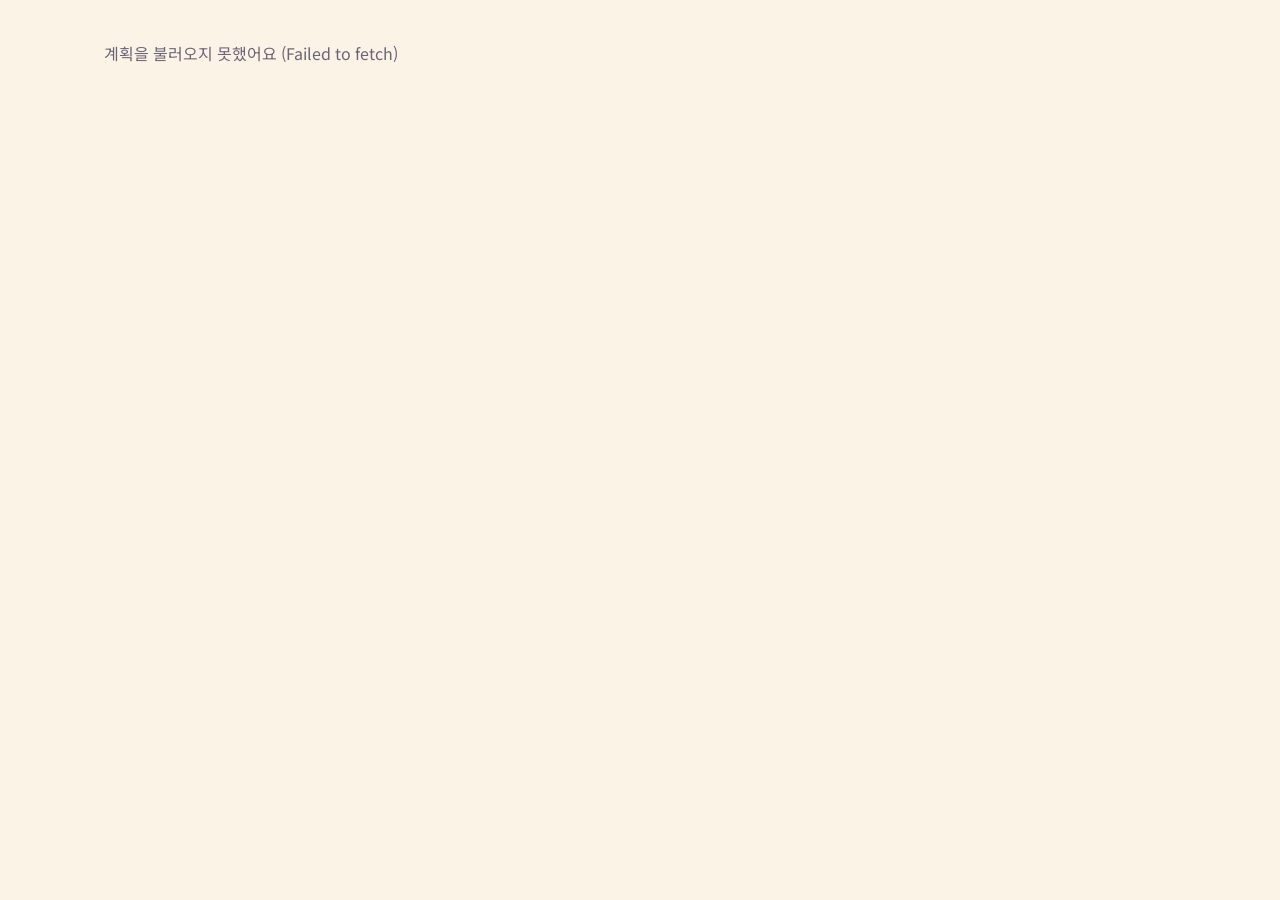
<file: index.html>
<!doctype html>
<html lang="ko">
<head>
  <meta charset="utf-8">
  <meta name="viewport" content="width=device-width, initial-scale=1, viewport-fit=cover">
  <meta name="theme-color" content="#FAF3E6">
  <title>기말고사 플래너</title>
  <link rel="stylesheet" href="style.css">
  <link rel="preconnect" href="https://fonts.googleapis.com">
  <link rel="preconnect" href="https://fonts.gstatic.com" crossorigin>
  <link rel="stylesheet" href="https://fonts.googleapis.com/css2?family=Jost:wght@400;500;600;700&family=Noto+Sans+KR:wght@400;500;600;700&display=swap">
  <link rel="stylesheet" href="planner.css">
  <link rel="stylesheet" href="opa-theme.css">
</head>
<body data-site="family">
  <div id="planner"></div>
  <noscript>이 페이지는 자바스크립트가 필요해요.</noscript>
  <script type="module" src="planner.js"></script>
</body>
</html>
</file>
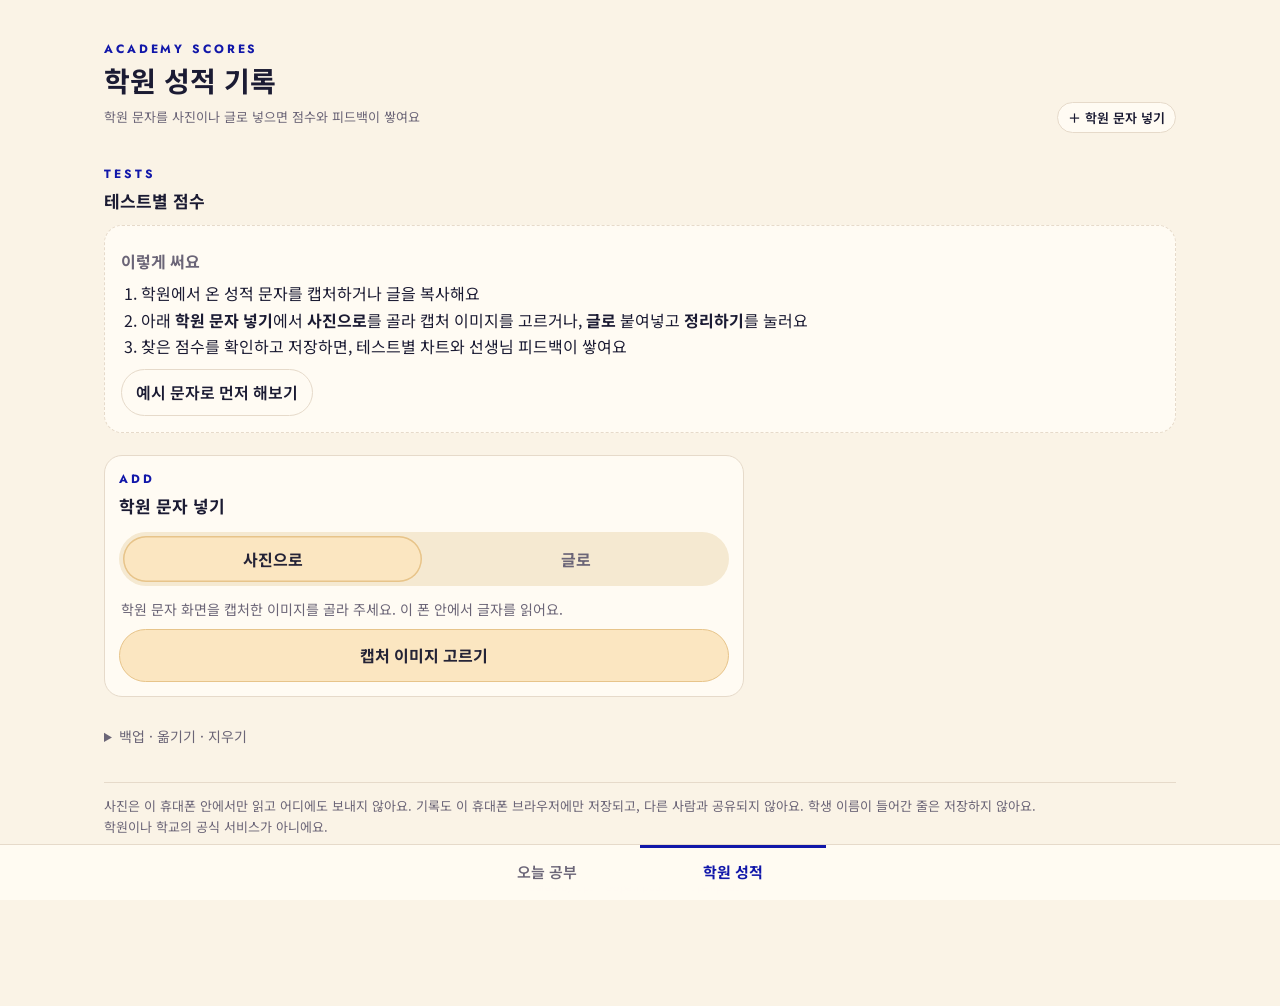
<file: scores.html>
<!doctype html>
<html lang="ko">
<head>
  <meta charset="utf-8">
  <meta name="viewport" content="width=device-width, initial-scale=1, viewport-fit=cover">
  <meta name="theme-color" content="#FAF3E6">
  <title>학원 성적 기록</title>
  <link rel="stylesheet" href="style.css">
  <link rel="preconnect" href="https://fonts.googleapis.com">
  <link rel="preconnect" href="https://fonts.gstatic.com" crossorigin>
  <link rel="stylesheet" href="https://fonts.googleapis.com/css2?family=Jost:wght@400;500;600;700&family=Noto+Sans+KR:wght@400;500;600;700&display=swap">
  <link rel="stylesheet" href="scores.css">
  <link rel="stylesheet" href="opa-theme.css">
</head>
<body data-site="family">
  <div id="scores"></div>
  <div id="toast" role="status" hidden></div>
  <noscript>이 페이지는 자바스크립트가 필요해요.</noscript>
  <script type="module" src="scores.js"></script>
</body>
</html>
</file>
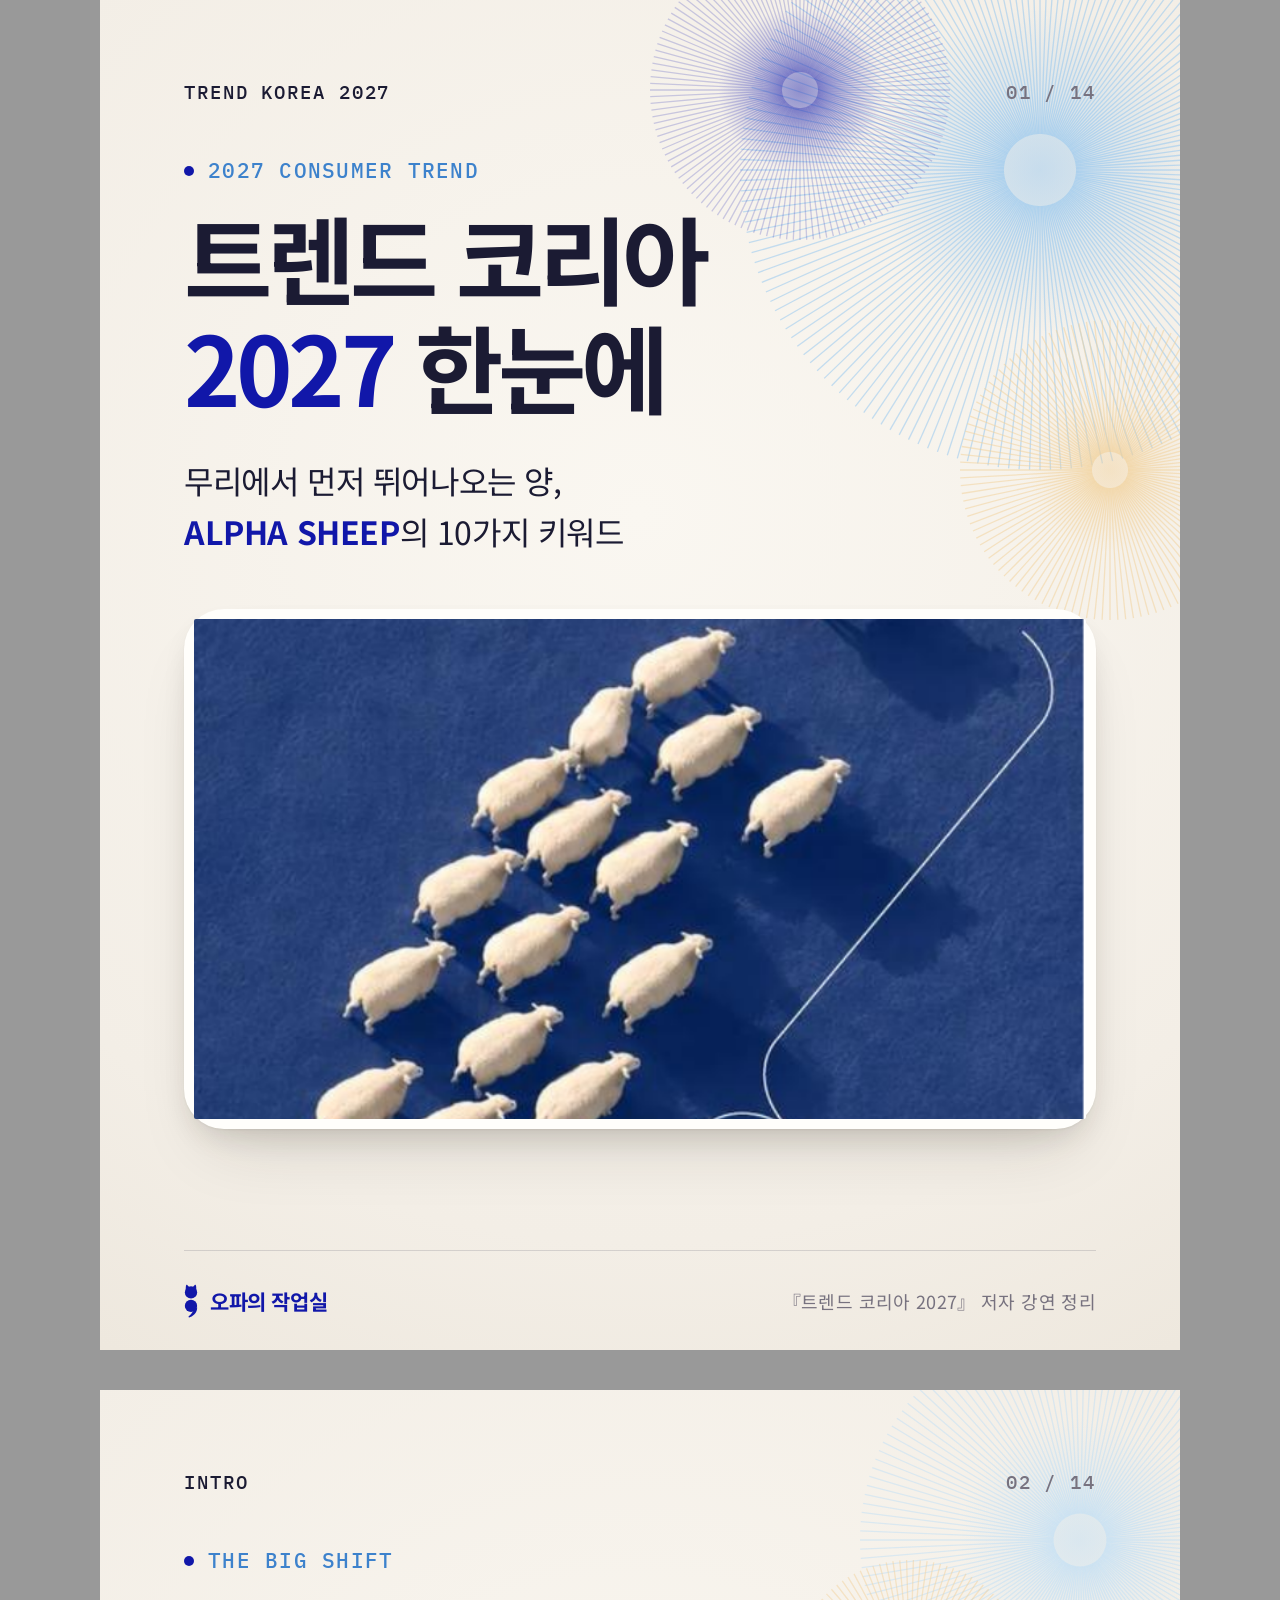
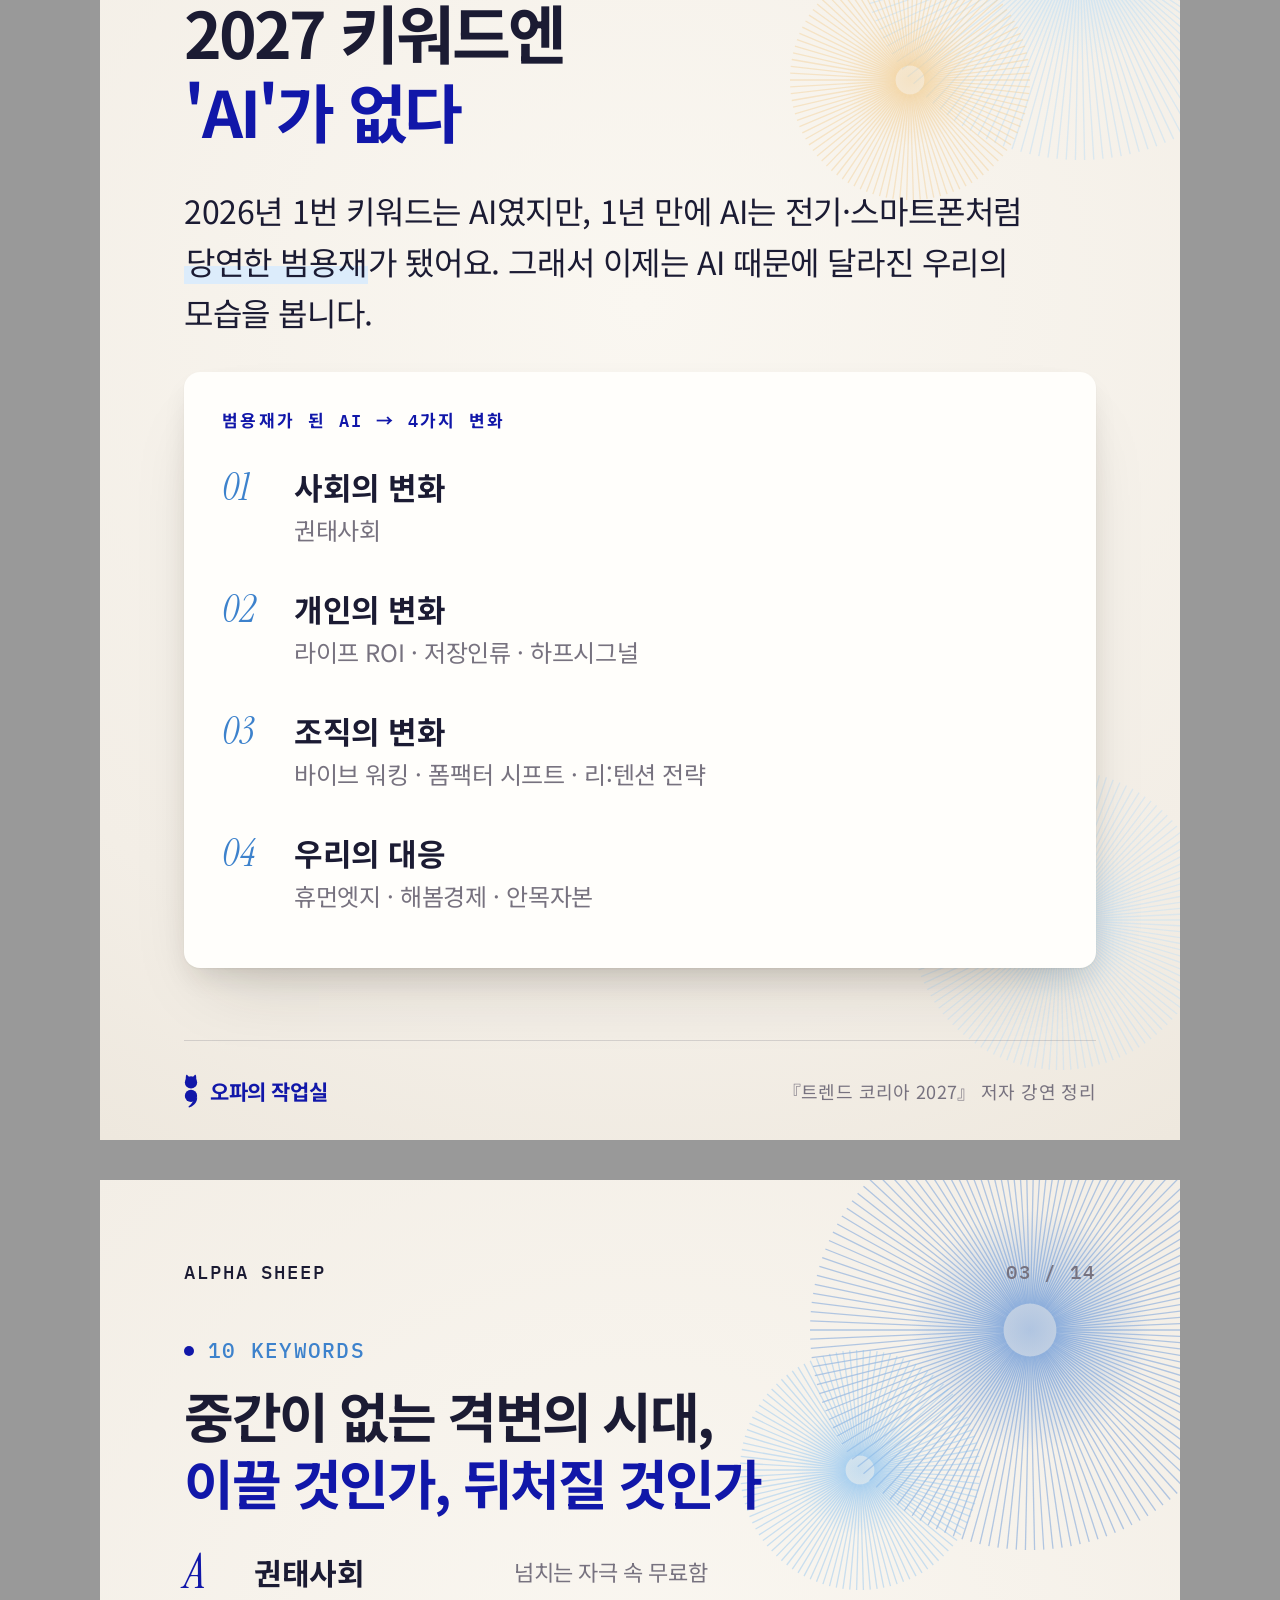
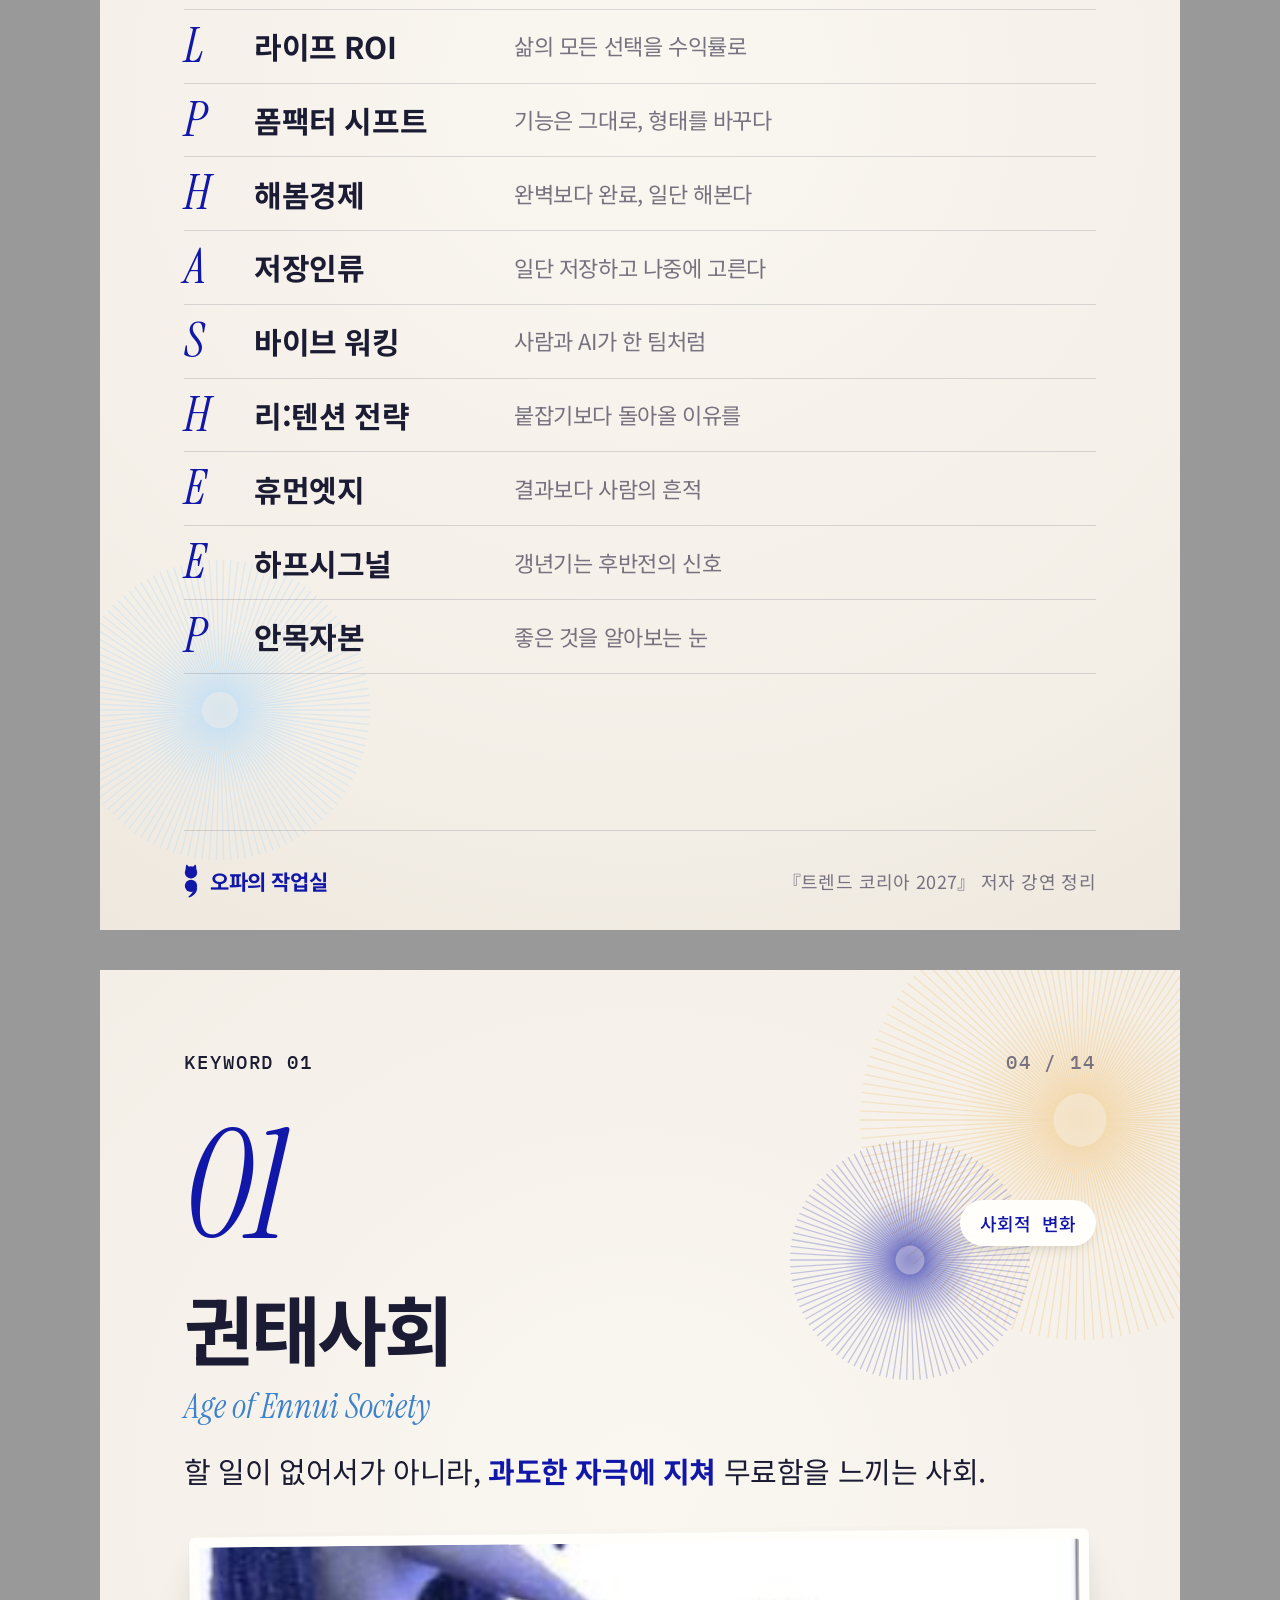
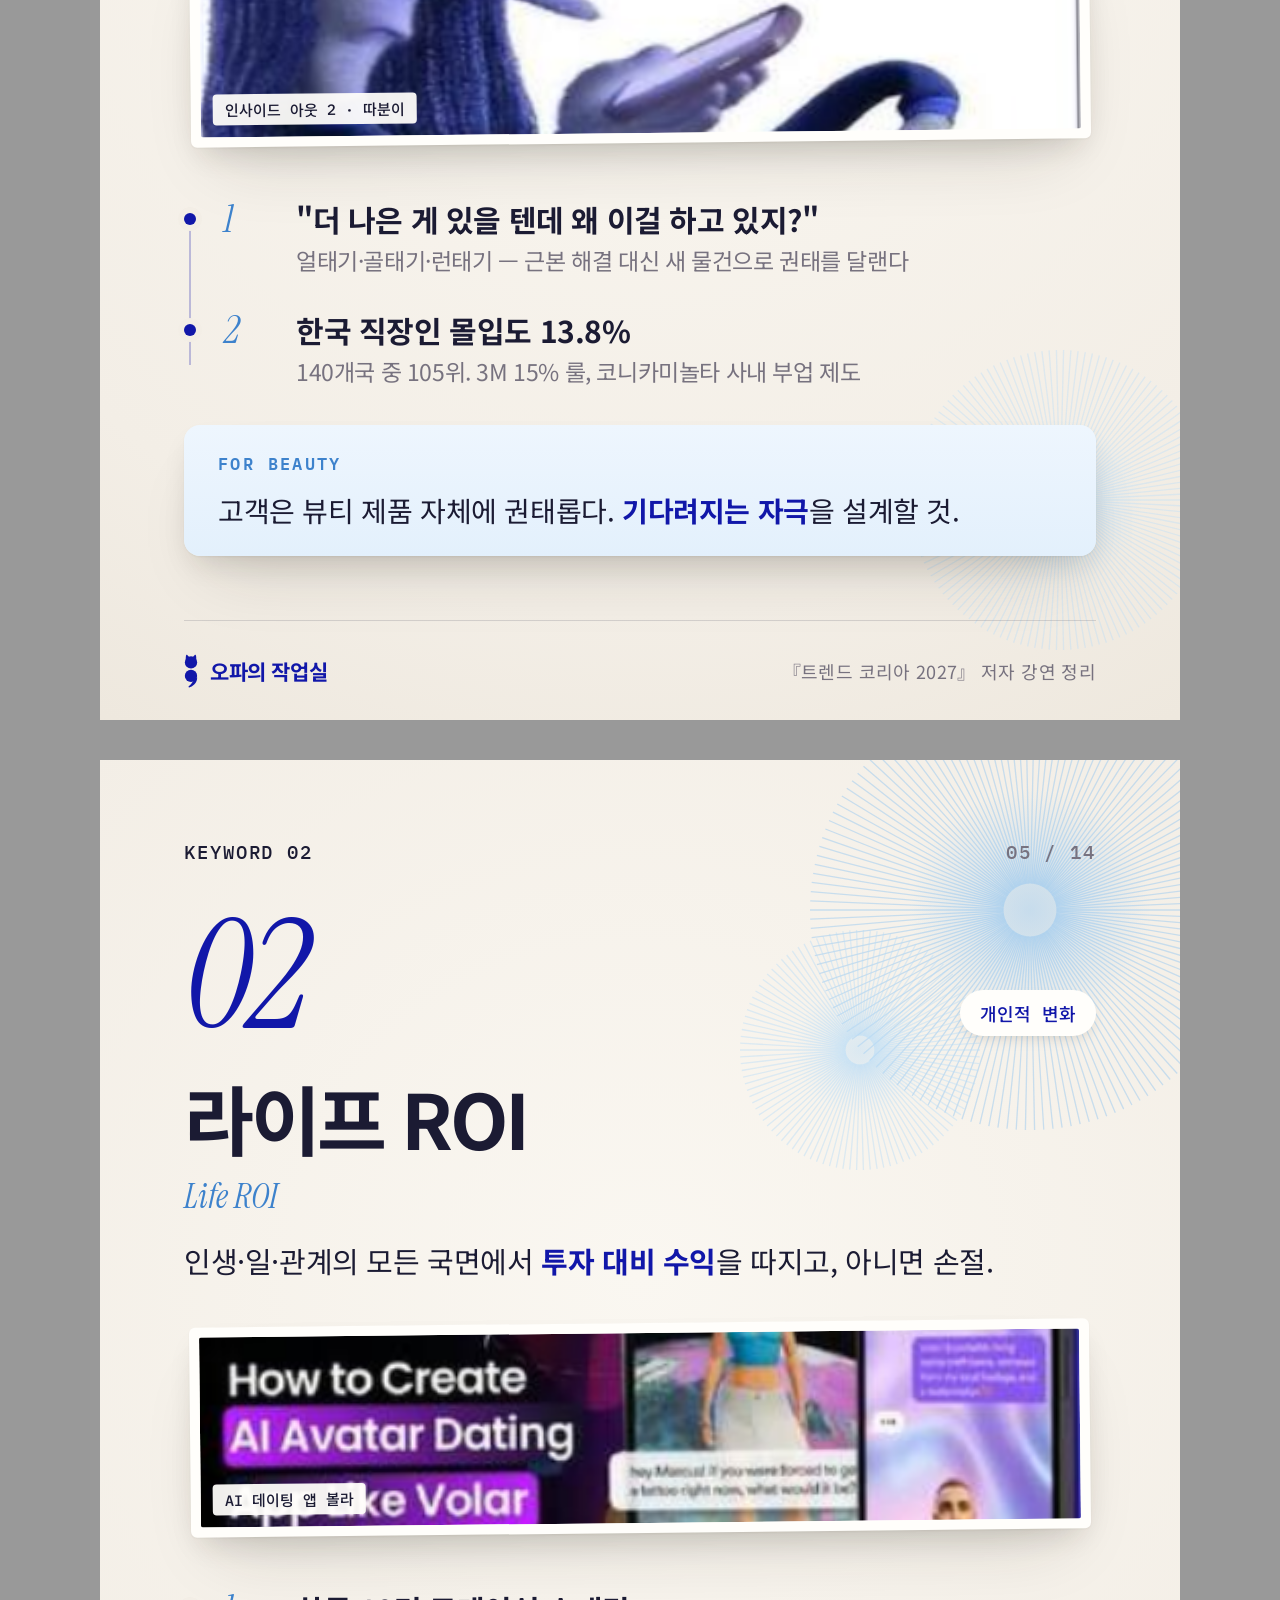
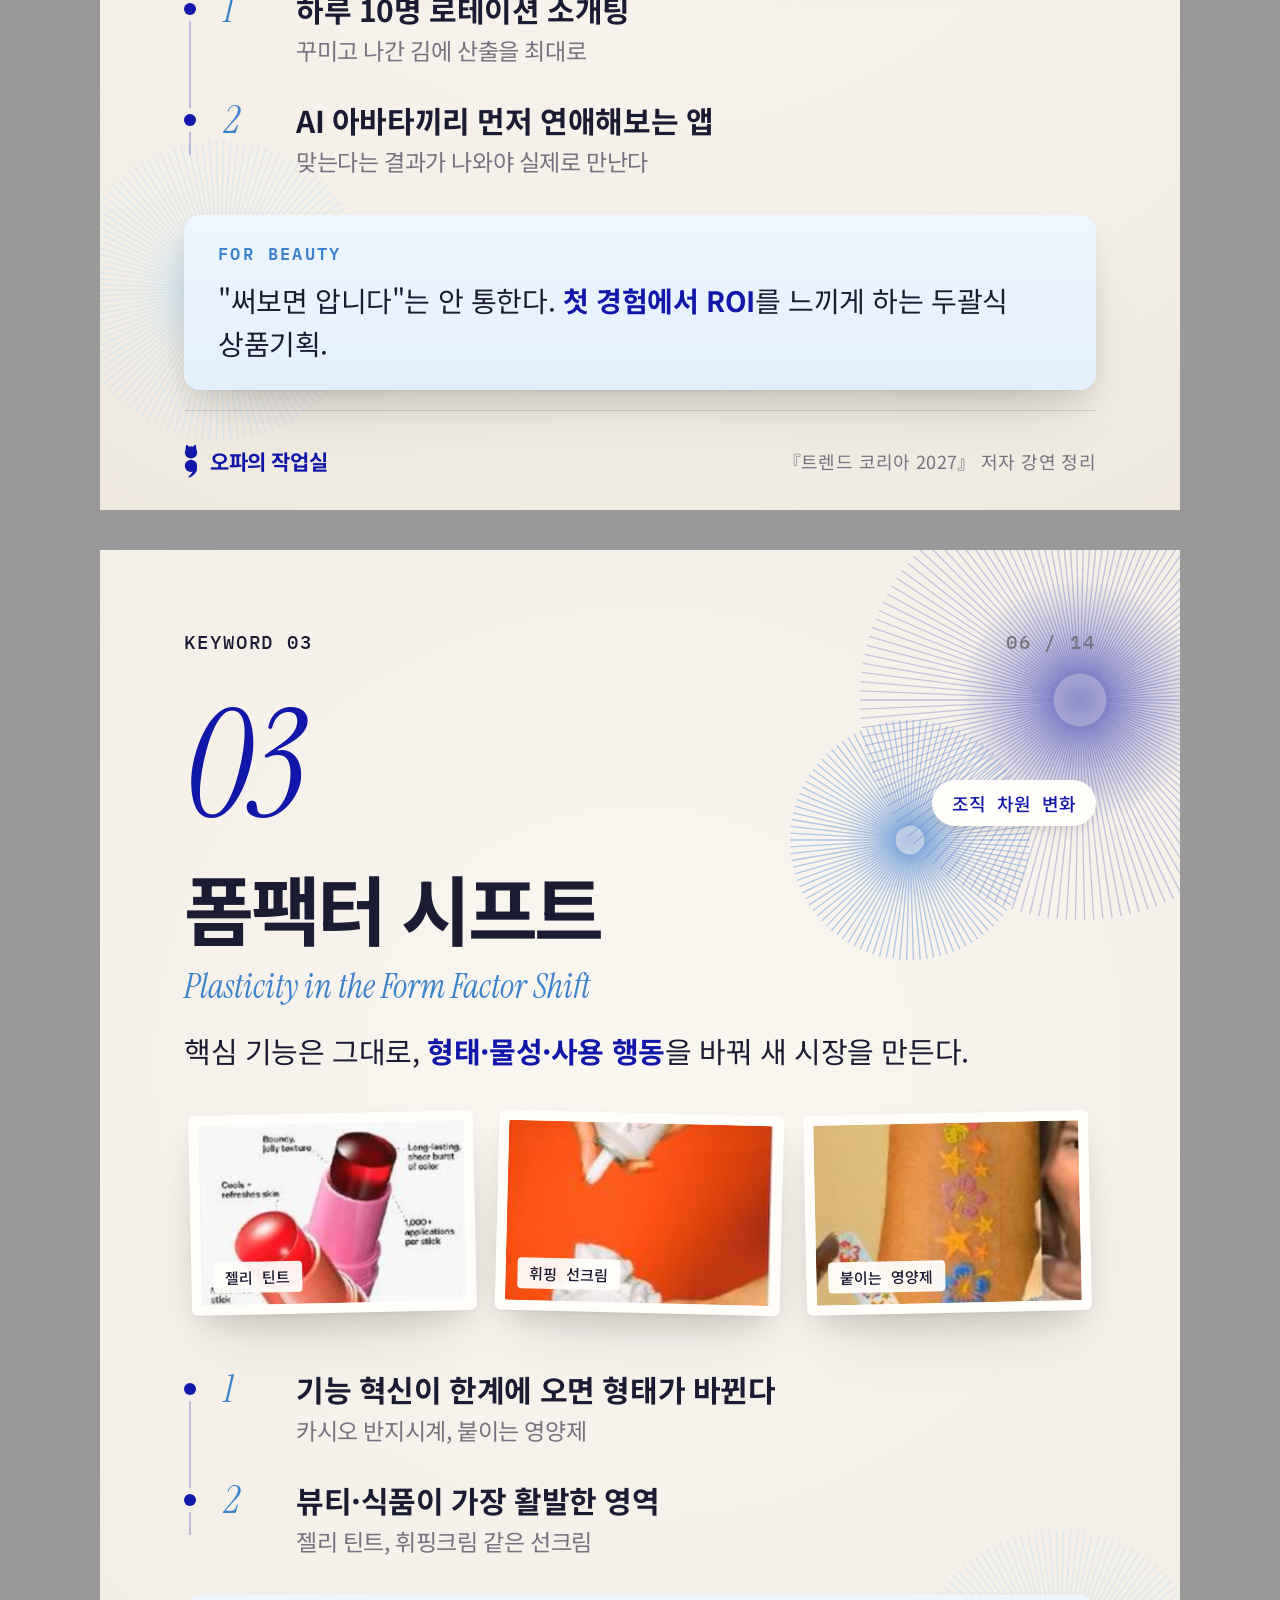
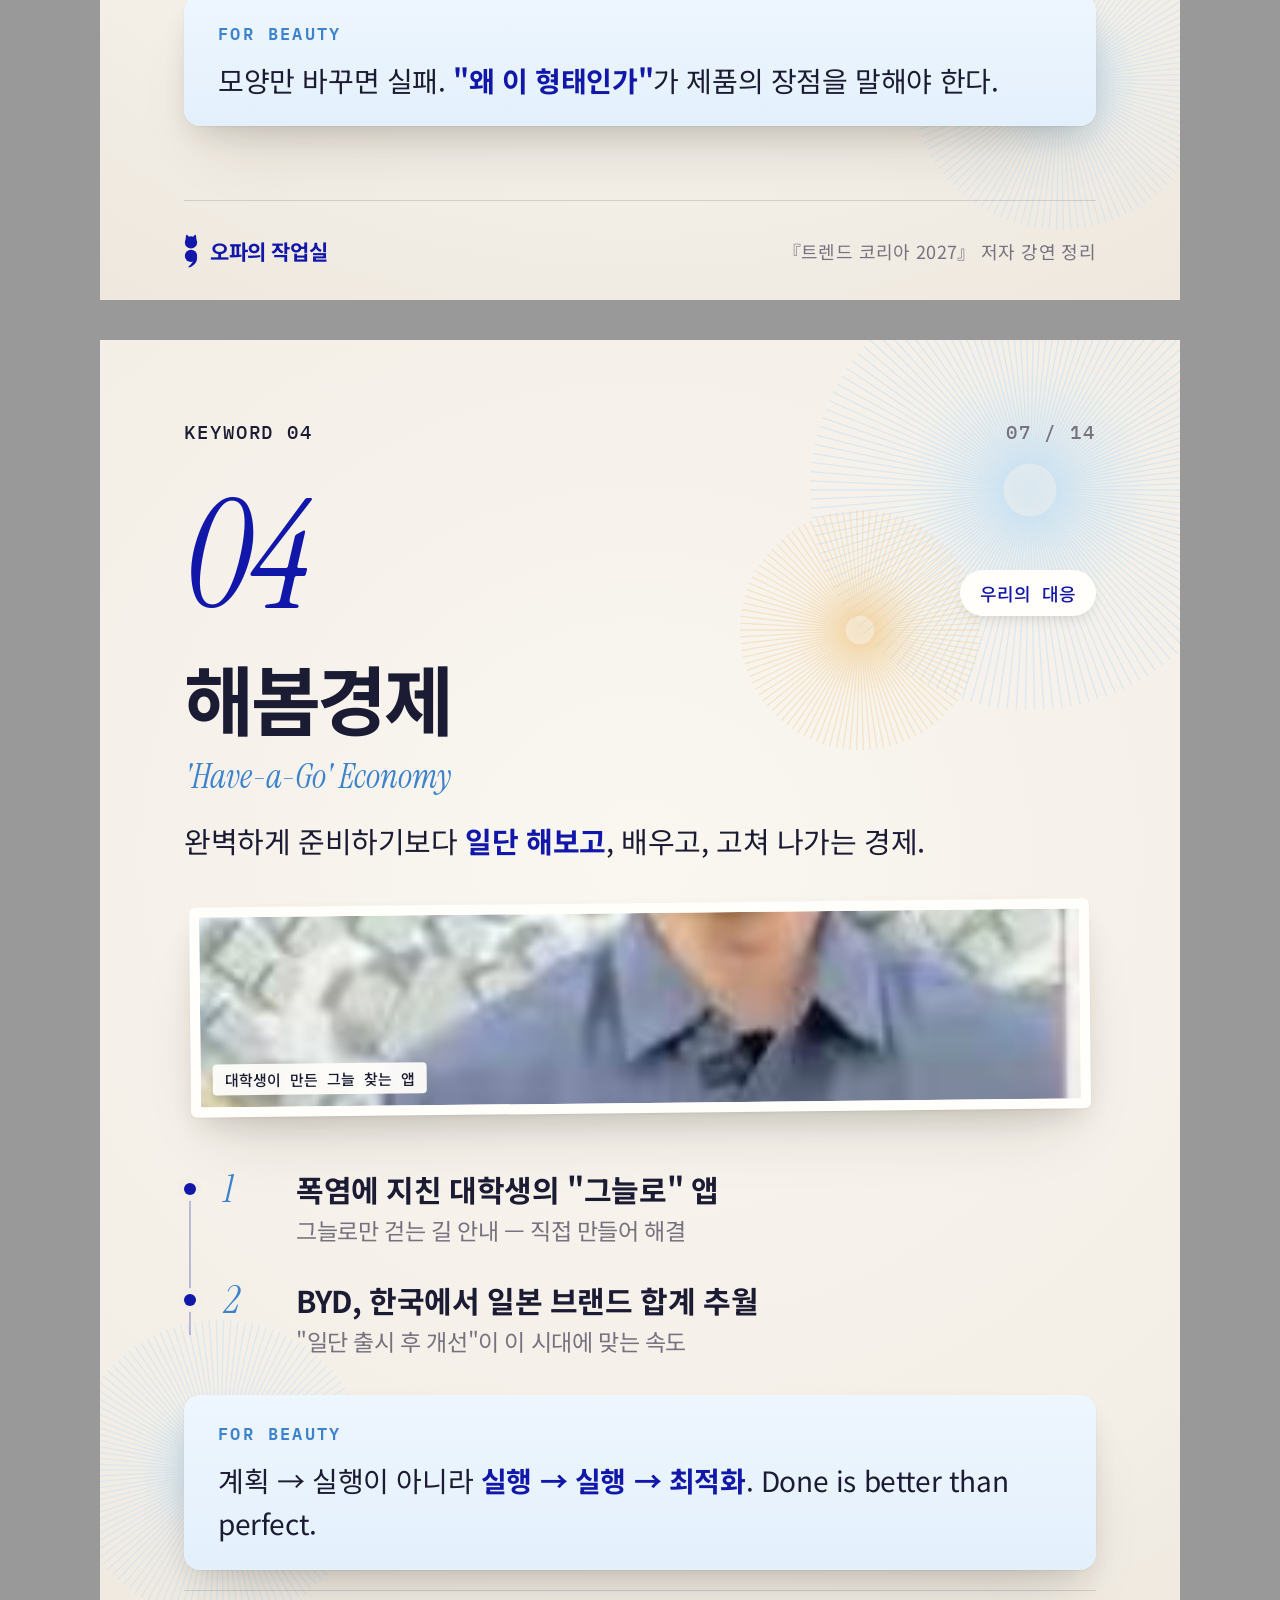
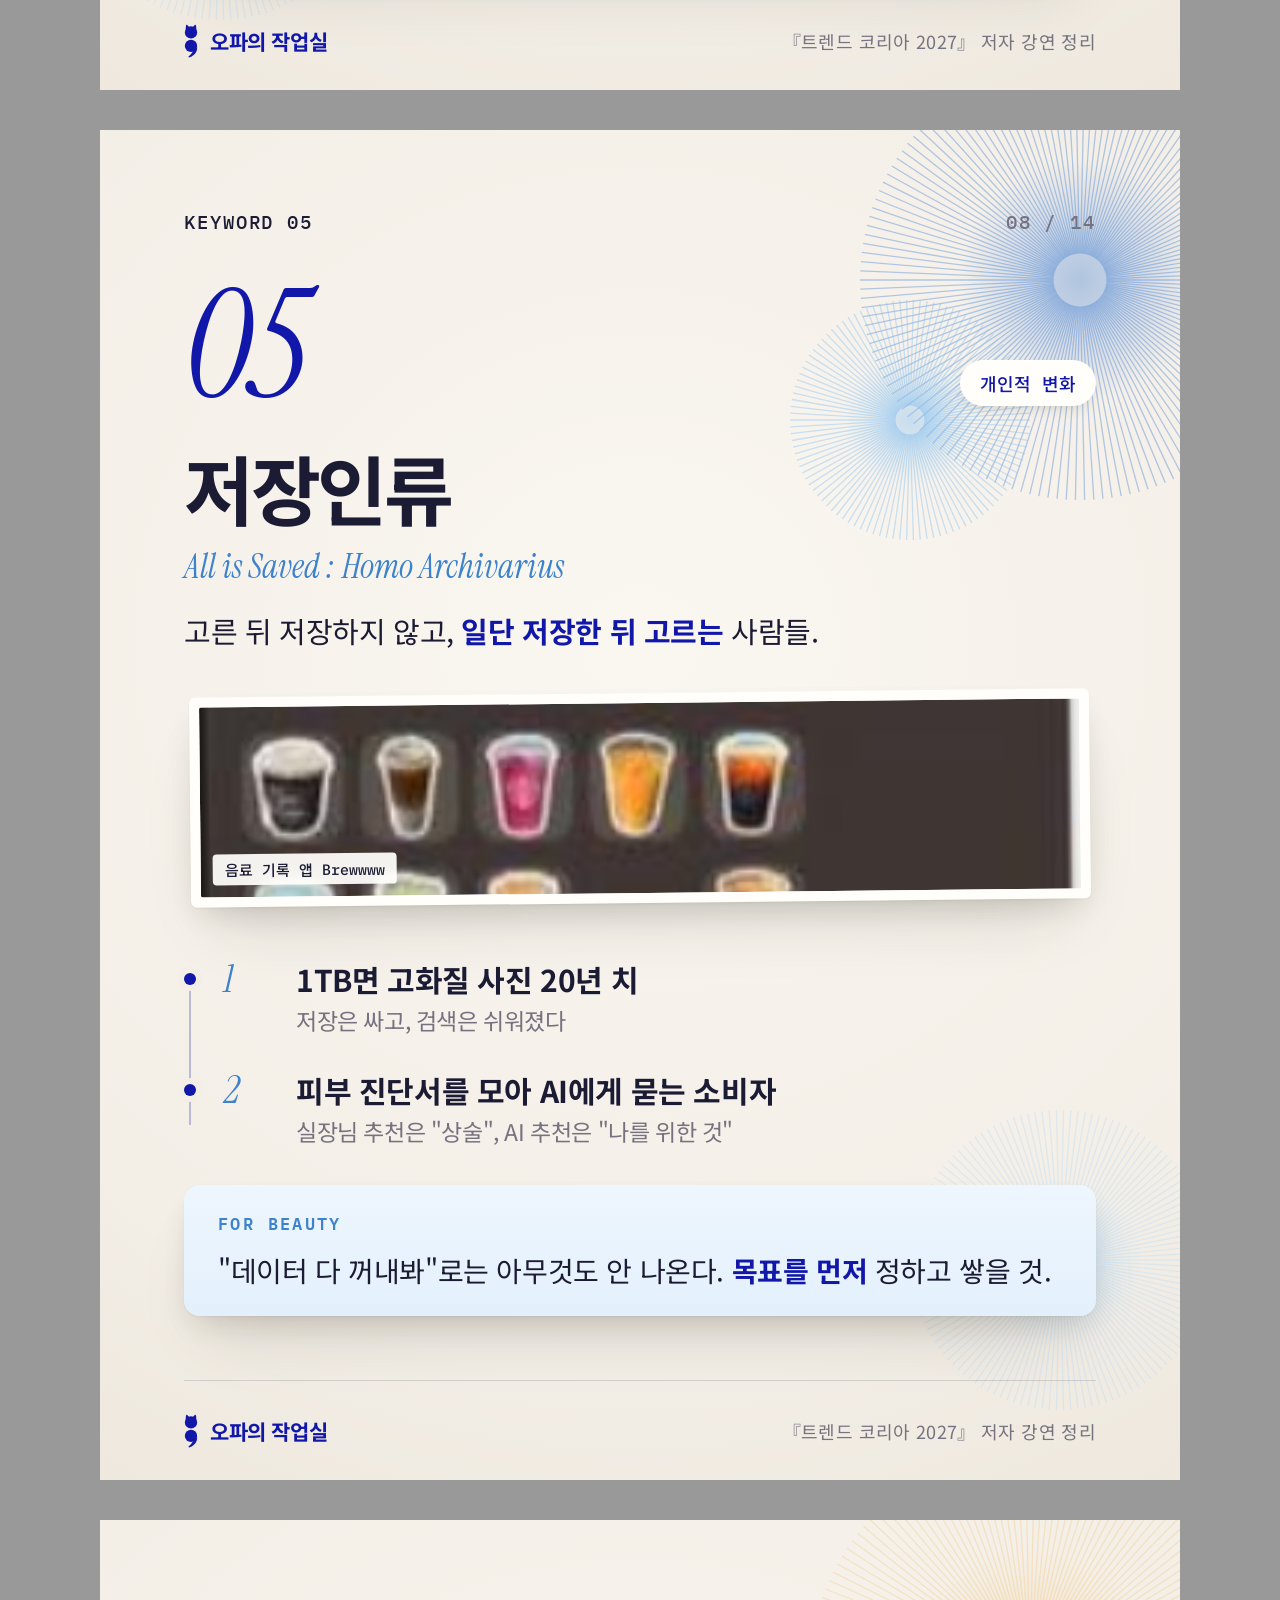
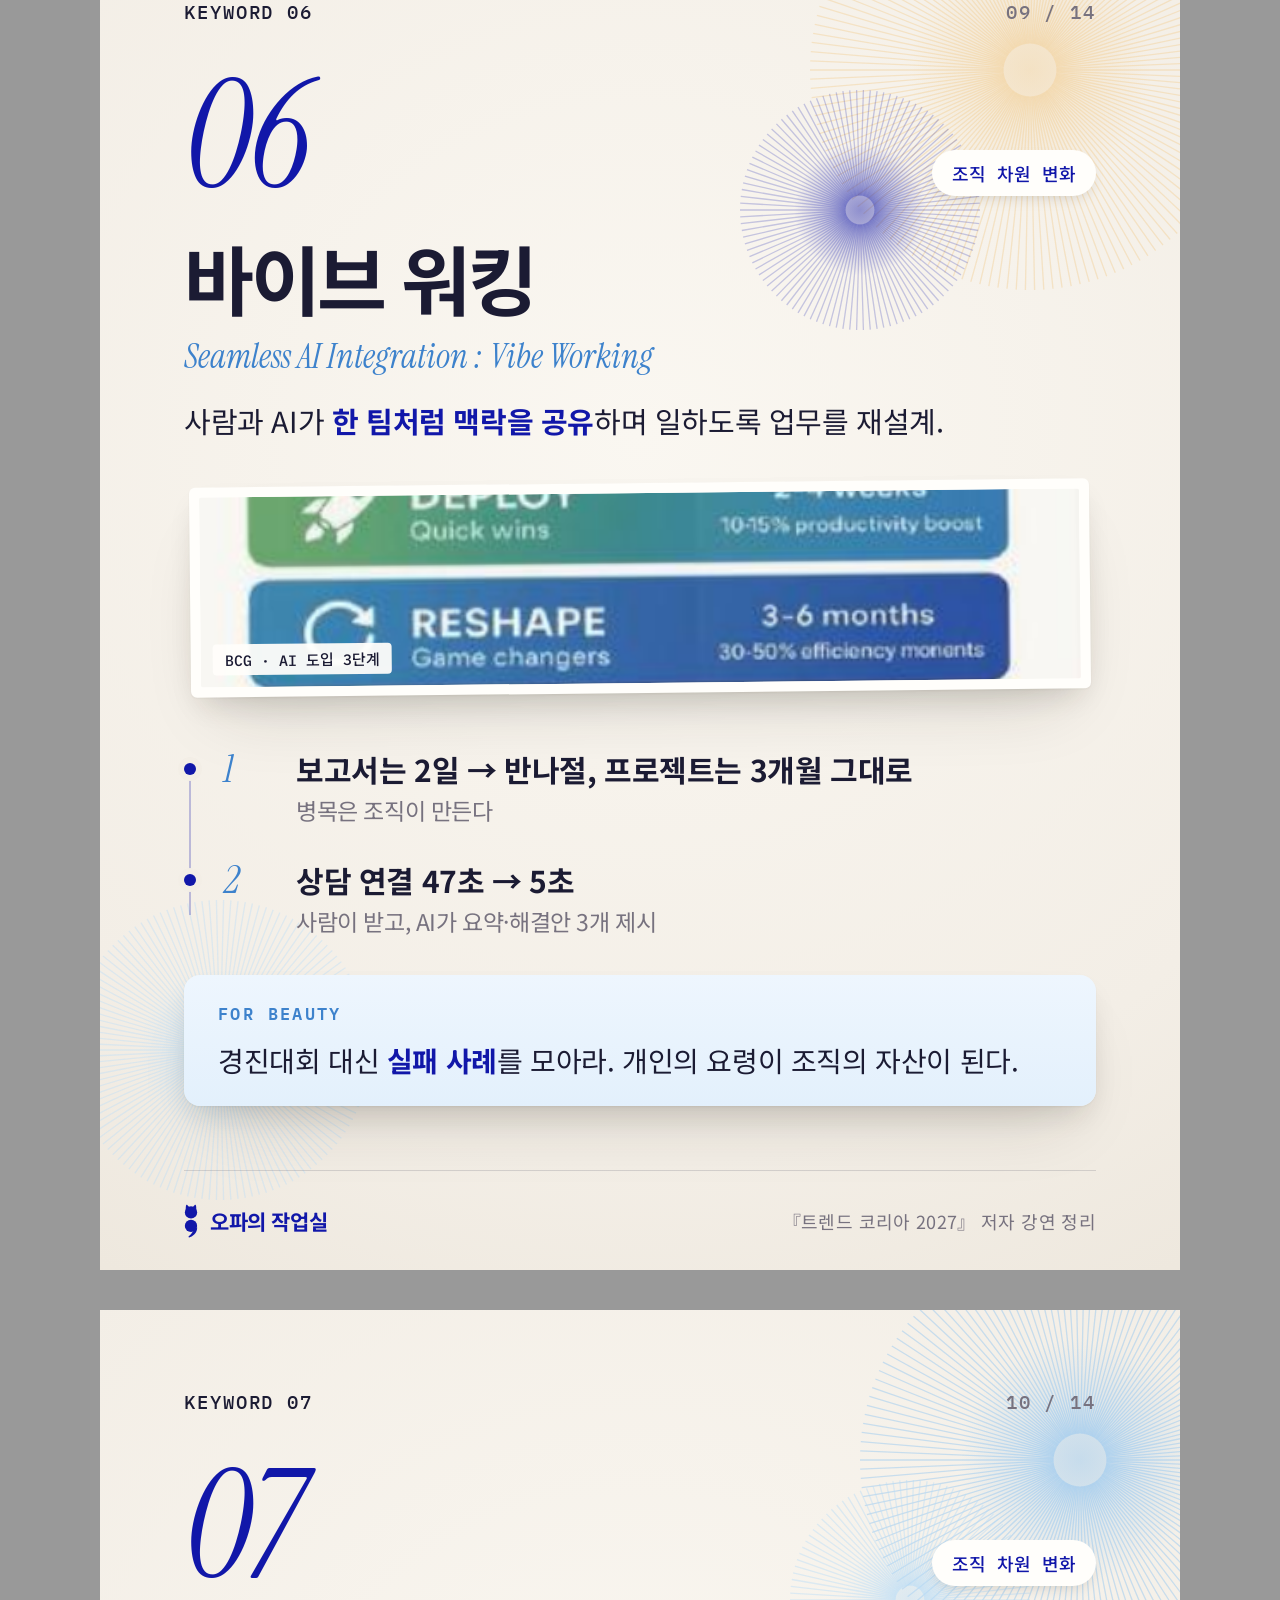
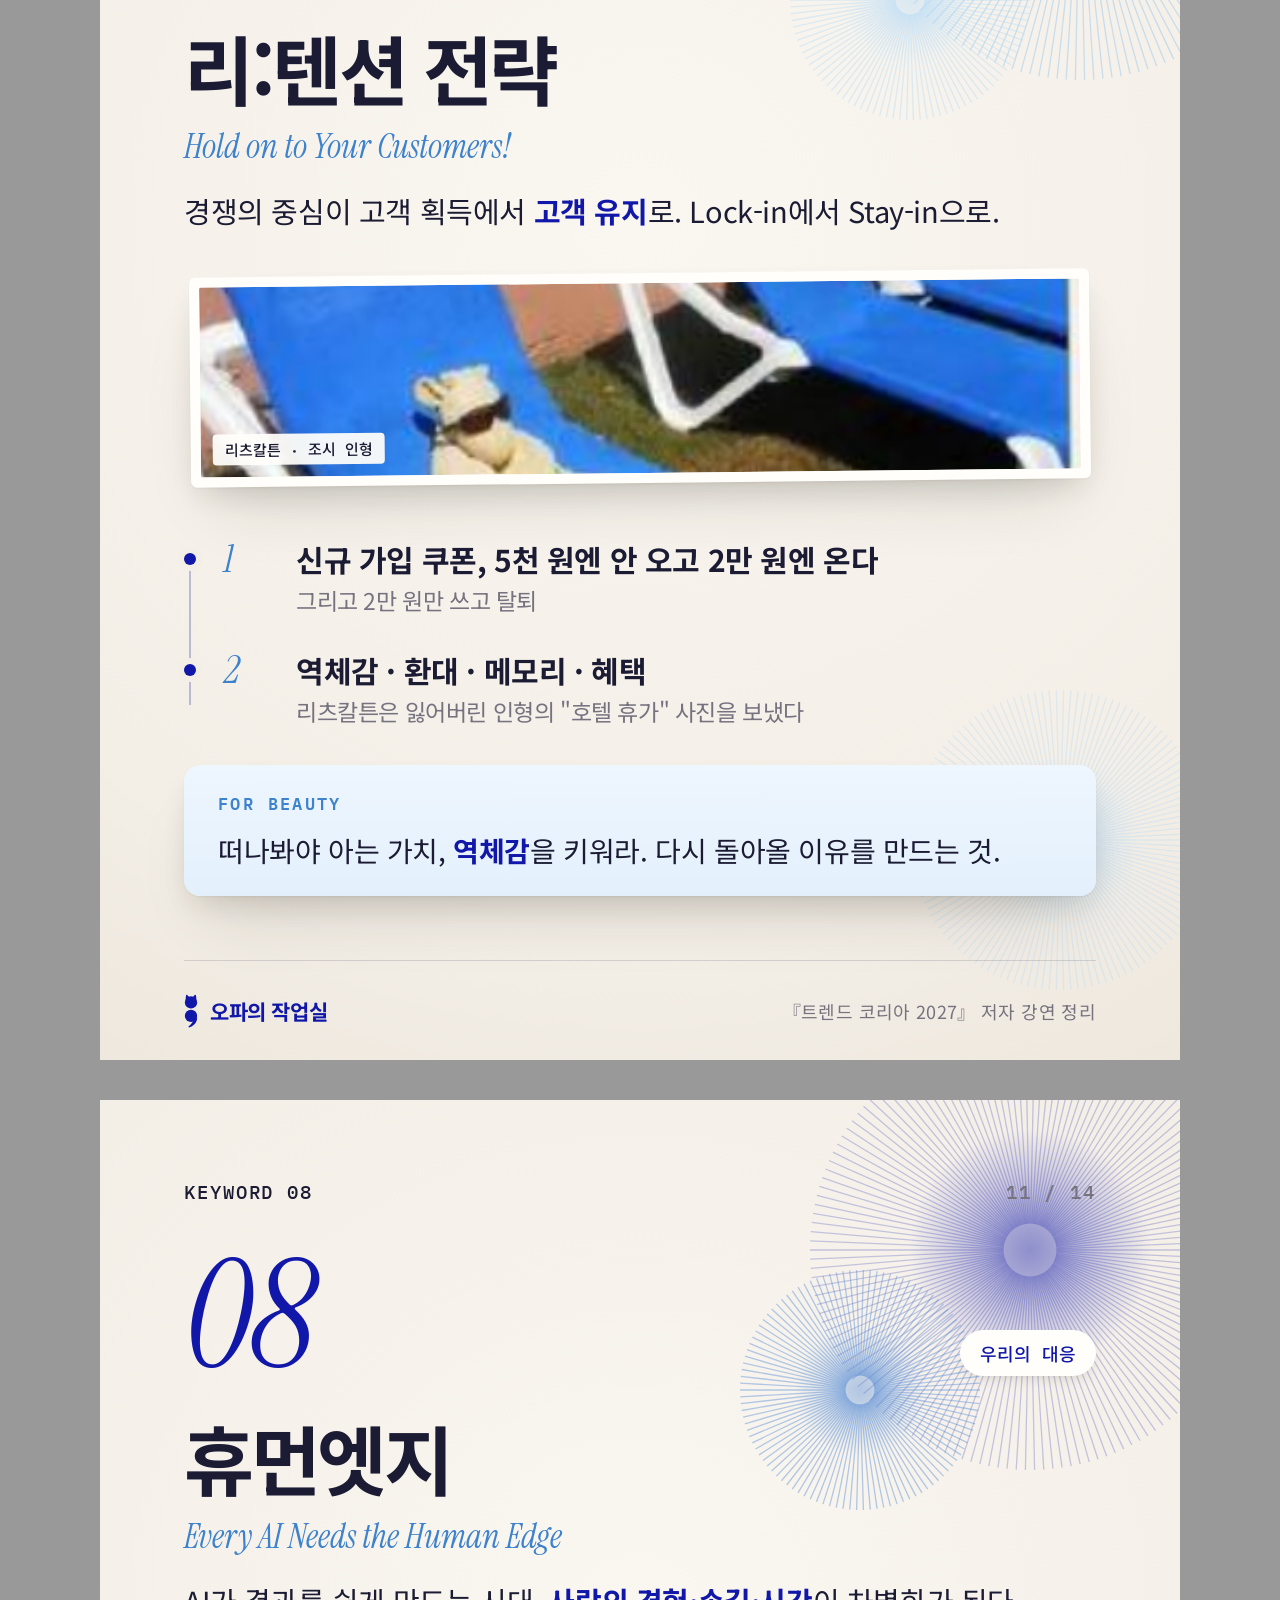
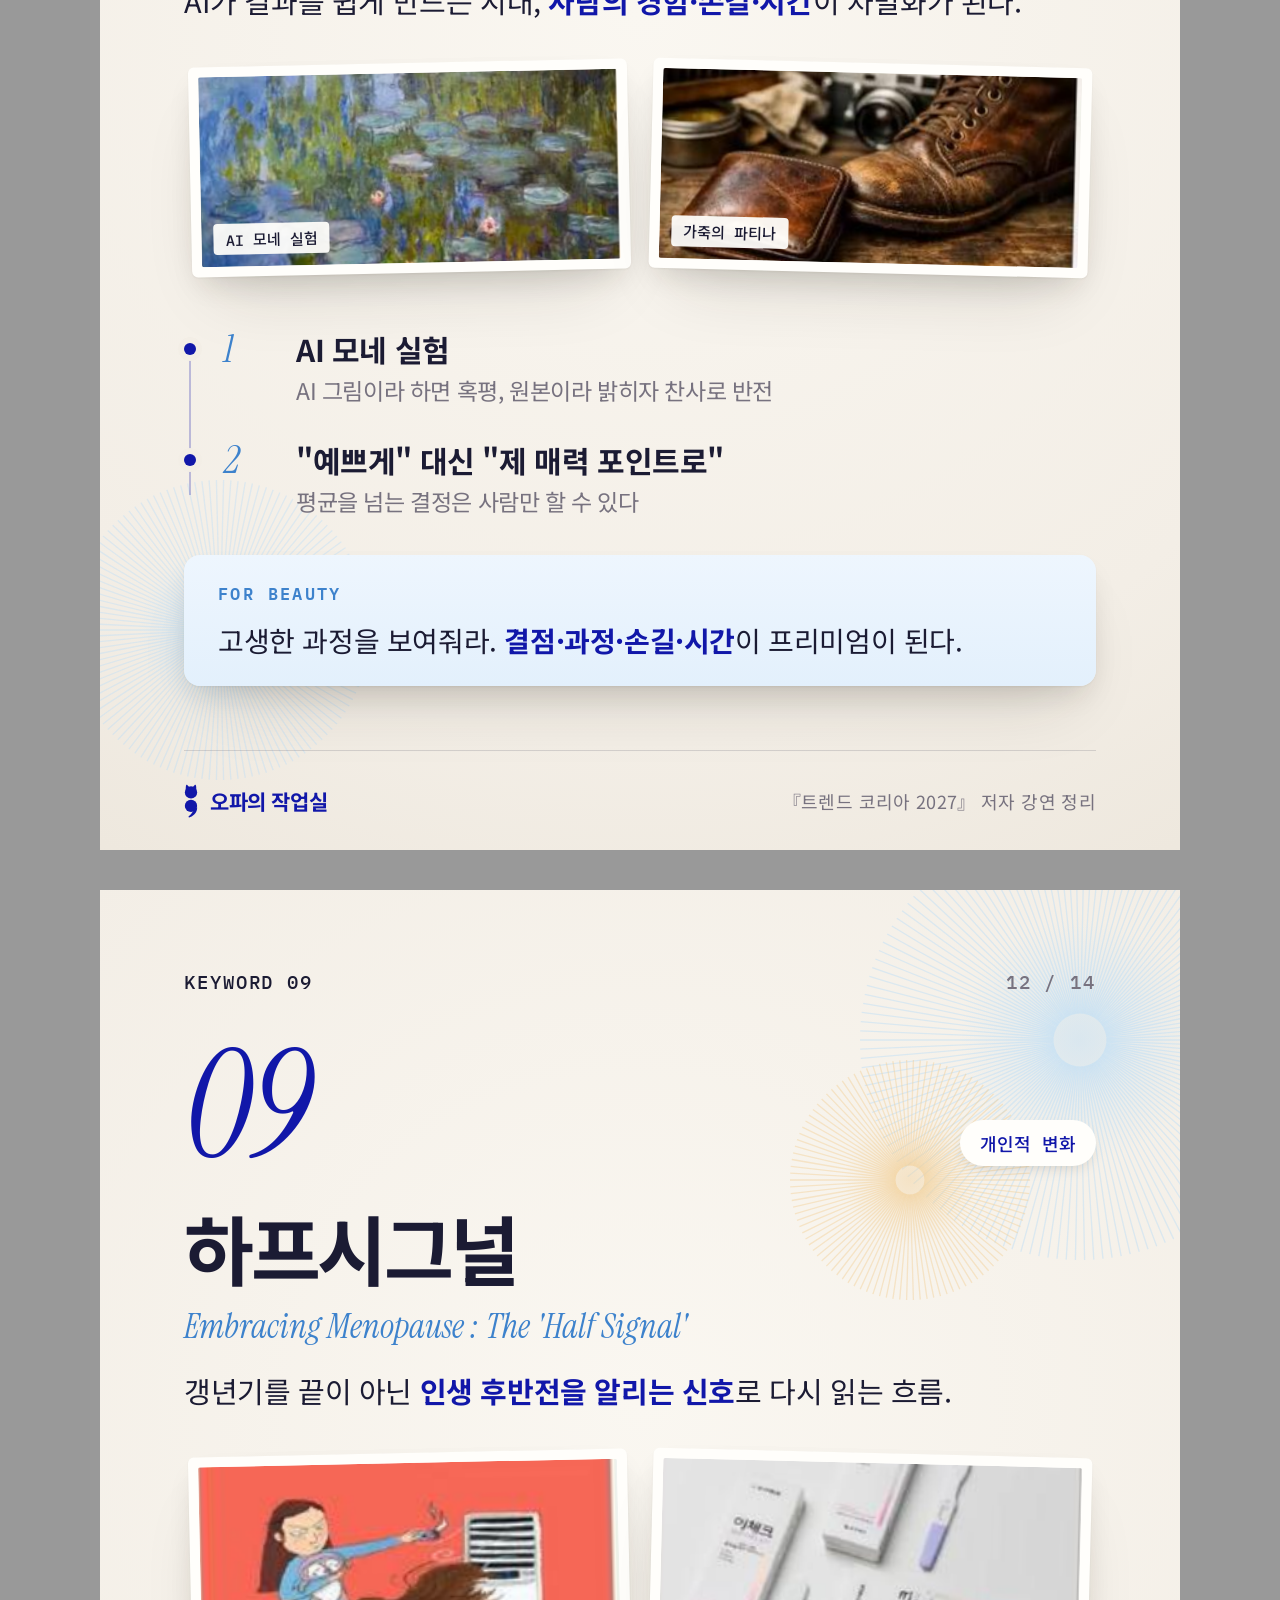
<file: cardnews/trend-korea-2027/full.html>
<!doctype html><html lang="ko"><head><meta charset="utf-8"><title>full.html</title>
<link rel="stylesheet" href="fonts/noto.css"><link rel="stylesheet" href="fonts/jost.css"><link rel="stylesheet" href="fonts/extra.css">
<link rel="stylesheet" href="opa-cards.css"></head><body>
<section class="card" id="c1">
  <svg class="burst" viewBox="0 0 1080 1350" aria-hidden="true"><radialGradient id="b1a"><stop offset="0" stop-color="#8EC3F0" stop-opacity=".45"/><stop offset="1" stop-color="#8EC3F0" stop-opacity="0"/></radialGradient><circle cx="940" cy="170" r="165" fill="url(#b1a)"/><g stroke="#8EC3F0" stroke-width="1.3" stroke-opacity="0.5"><line x1="976.0" y1="170.0" x2="1240.0" y2="170.0"/><line x1="976.0" y1="171.3" x2="1239.8" y2="180.5"/><line x1="975.9" y1="172.5" x2="1239.3" y2="190.9"/><line x1="975.8" y1="173.8" x2="1238.4" y2="201.4"/><line x1="975.6" y1="175.0" x2="1237.1" y2="211.8"/><line x1="975.5" y1="176.3" x2="1235.4" y2="222.1"/><line x1="975.2" y1="177.5" x2="1233.4" y2="232.4"/><line x1="974.9" y1="178.7" x2="1231.1" y2="242.6"/><line x1="974.6" y1="179.9" x2="1228.4" y2="252.7"/><line x1="974.2" y1="181.1" x2="1225.3" y2="262.7"/><line x1="973.8" y1="182.3" x2="1221.9" y2="272.6"/><line x1="973.4" y1="183.5" x2="1218.2" y2="282.4"/><line x1="972.9" y1="184.6" x2="1214.1" y2="292.0"/><line x1="972.4" y1="185.8" x2="1209.6" y2="301.5"/><line x1="971.8" y1="186.9" x2="1204.9" y2="310.8"/><line x1="971.2" y1="188.0" x2="1199.8" y2="320.0"/><line x1="970.5" y1="189.1" x2="1194.4" y2="329.0"/><line x1="969.8" y1="190.1" x2="1188.7" y2="337.8"/><line x1="969.1" y1="191.2" x2="1182.7" y2="346.3"/><line x1="968.4" y1="192.2" x2="1176.4" y2="354.7"/><line x1="967.6" y1="193.1" x2="1169.8" y2="362.8"/><line x1="966.8" y1="194.1" x2="1162.9" y2="370.7"/><line x1="965.9" y1="195.0" x2="1155.8" y2="378.4"/><line x1="965.0" y1="195.9" x2="1148.4" y2="385.8"/><line x1="964.1" y1="196.8" x2="1140.7" y2="392.9"/><line x1="963.1" y1="197.6" x2="1132.8" y2="399.8"/><line x1="962.2" y1="198.4" x2="1124.7" y2="406.4"/><line x1="961.2" y1="199.1" x2="1116.3" y2="412.7"/><line x1="960.1" y1="199.8" x2="1107.8" y2="418.7"/><line x1="959.1" y1="200.5" x2="1099.0" y2="424.4"/><line x1="958.0" y1="201.2" x2="1090.0" y2="429.8"/><line x1="956.9" y1="201.8" x2="1080.8" y2="434.9"/><line x1="955.8" y1="202.4" x2="1071.5" y2="439.6"/><line x1="954.6" y1="202.9" x2="1062.0" y2="444.1"/><line x1="953.5" y1="203.4" x2="1052.4" y2="448.2"/><line x1="952.3" y1="203.8" x2="1042.6" y2="451.9"/><line x1="951.1" y1="204.2" x2="1032.7" y2="455.3"/><line x1="949.9" y1="204.6" x2="1022.7" y2="458.4"/><line x1="948.7" y1="204.9" x2="1012.6" y2="461.1"/><line x1="947.5" y1="205.2" x2="1002.4" y2="463.4"/><line x1="946.3" y1="205.5" x2="992.1" y2="465.4"/><line x1="945.0" y1="205.6" x2="981.8" y2="467.1"/><line x1="943.8" y1="205.8" x2="971.4" y2="468.4"/><line x1="942.5" y1="205.9" x2="960.9" y2="469.3"/><line x1="941.3" y1="206.0" x2="950.5" y2="469.8"/><line x1="940.0" y1="206.0" x2="940.0" y2="470.0"/><line x1="938.7" y1="206.0" x2="929.5" y2="469.8"/><line x1="937.5" y1="205.9" x2="919.1" y2="469.3"/><line x1="936.2" y1="205.8" x2="908.6" y2="468.4"/><line x1="935.0" y1="205.6" x2="898.2" y2="467.1"/><line x1="933.7" y1="205.5" x2="887.9" y2="465.4"/><line x1="932.5" y1="205.2" x2="877.6" y2="463.4"/><line x1="931.3" y1="204.9" x2="867.4" y2="461.1"/><line x1="930.1" y1="204.6" x2="857.3" y2="458.4"/><line x1="928.9" y1="204.2" x2="847.3" y2="455.3"/><line x1="927.7" y1="203.8" x2="837.4" y2="451.9"/><line x1="926.5" y1="203.4" x2="827.6" y2="448.2"/><line x1="925.4" y1="202.9" x2="818.0" y2="444.1"/><line x1="924.2" y1="202.4" x2="808.5" y2="439.6"/><line x1="923.1" y1="201.8" x2="799.2" y2="434.9"/><line x1="922.0" y1="201.2" x2="790.0" y2="429.8"/><line x1="920.9" y1="200.5" x2="781.0" y2="424.4"/><line x1="919.9" y1="199.8" x2="772.2" y2="418.7"/><line x1="918.8" y1="199.1" x2="763.7" y2="412.7"/><line x1="917.8" y1="198.4" x2="755.3" y2="406.4"/><line x1="916.9" y1="197.6" x2="747.2" y2="399.8"/><line x1="915.9" y1="196.8" x2="739.3" y2="392.9"/><line x1="915.0" y1="195.9" x2="731.6" y2="385.8"/><line x1="914.1" y1="195.0" x2="724.2" y2="378.4"/><line x1="913.2" y1="194.1" x2="717.1" y2="370.7"/><line x1="912.4" y1="193.1" x2="710.2" y2="362.8"/><line x1="911.6" y1="192.2" x2="703.6" y2="354.7"/><line x1="910.9" y1="191.2" x2="697.3" y2="346.3"/><line x1="910.2" y1="190.1" x2="691.3" y2="337.8"/><line x1="909.5" y1="189.1" x2="685.6" y2="329.0"/><line x1="908.8" y1="188.0" x2="680.2" y2="320.0"/><line x1="908.2" y1="186.9" x2="675.1" y2="310.8"/><line x1="907.6" y1="185.8" x2="670.4" y2="301.5"/><line x1="907.1" y1="184.6" x2="665.9" y2="292.0"/><line x1="906.6" y1="183.5" x2="661.8" y2="282.4"/><line x1="906.2" y1="182.3" x2="658.1" y2="272.6"/><line x1="905.8" y1="181.1" x2="654.7" y2="262.7"/><line x1="905.4" y1="179.9" x2="651.6" y2="252.7"/><line x1="905.1" y1="178.7" x2="648.9" y2="242.6"/><line x1="904.8" y1="177.5" x2="646.6" y2="232.4"/><line x1="904.5" y1="176.3" x2="644.6" y2="222.1"/><line x1="904.4" y1="175.0" x2="642.9" y2="211.8"/><line x1="904.2" y1="173.8" x2="641.6" y2="201.4"/><line x1="904.1" y1="172.5" x2="640.7" y2="190.9"/><line x1="904.0" y1="171.3" x2="640.2" y2="180.5"/><line x1="904.0" y1="170.0" x2="640.0" y2="170.0"/><line x1="904.0" y1="168.7" x2="640.2" y2="159.5"/><line x1="904.1" y1="167.5" x2="640.7" y2="149.1"/><line x1="904.2" y1="166.2" x2="641.6" y2="138.6"/><line x1="904.4" y1="165.0" x2="642.9" y2="128.2"/><line x1="904.5" y1="163.7" x2="644.6" y2="117.9"/><line x1="904.8" y1="162.5" x2="646.6" y2="107.6"/><line x1="905.1" y1="161.3" x2="648.9" y2="97.4"/><line x1="905.4" y1="160.1" x2="651.6" y2="87.3"/><line x1="905.8" y1="158.9" x2="654.7" y2="77.3"/><line x1="906.2" y1="157.7" x2="658.1" y2="67.4"/><line x1="906.6" y1="156.5" x2="661.8" y2="57.6"/><line x1="907.1" y1="155.4" x2="665.9" y2="48.0"/><line x1="907.6" y1="154.2" x2="670.4" y2="38.5"/><line x1="908.2" y1="153.1" x2="675.1" y2="29.2"/><line x1="908.8" y1="152.0" x2="680.2" y2="20.0"/><line x1="909.5" y1="150.9" x2="685.6" y2="11.0"/><line x1="910.2" y1="149.9" x2="691.3" y2="2.2"/><line x1="910.9" y1="148.8" x2="697.3" y2="-6.3"/><line x1="911.6" y1="147.8" x2="703.6" y2="-14.7"/><line x1="912.4" y1="146.9" x2="710.2" y2="-22.8"/><line x1="913.2" y1="145.9" x2="717.1" y2="-30.7"/><line x1="914.1" y1="145.0" x2="724.2" y2="-38.4"/><line x1="915.0" y1="144.1" x2="731.6" y2="-45.8"/><line x1="915.9" y1="143.2" x2="739.3" y2="-52.9"/><line x1="916.9" y1="142.4" x2="747.2" y2="-59.8"/><line x1="917.8" y1="141.6" x2="755.3" y2="-66.4"/><line x1="918.8" y1="140.9" x2="763.7" y2="-72.7"/><line x1="919.9" y1="140.2" x2="772.2" y2="-78.7"/><line x1="920.9" y1="139.5" x2="781.0" y2="-84.4"/><line x1="922.0" y1="138.8" x2="790.0" y2="-89.8"/><line x1="923.1" y1="138.2" x2="799.2" y2="-94.9"/><line x1="924.2" y1="137.6" x2="808.5" y2="-99.6"/><line x1="925.4" y1="137.1" x2="818.0" y2="-104.1"/><line x1="926.5" y1="136.6" x2="827.6" y2="-108.2"/><line x1="927.7" y1="136.2" x2="837.4" y2="-111.9"/><line x1="928.9" y1="135.8" x2="847.3" y2="-115.3"/><line x1="930.1" y1="135.4" x2="857.3" y2="-118.4"/><line x1="931.3" y1="135.1" x2="867.4" y2="-121.1"/><line x1="932.5" y1="134.8" x2="877.6" y2="-123.4"/><line x1="933.7" y1="134.5" x2="887.9" y2="-125.4"/><line x1="935.0" y1="134.4" x2="898.2" y2="-127.1"/><line x1="936.2" y1="134.2" x2="908.6" y2="-128.4"/><line x1="937.5" y1="134.1" x2="919.1" y2="-129.3"/><line x1="938.7" y1="134.0" x2="929.5" y2="-129.8"/><line x1="940.0" y1="134.0" x2="940.0" y2="-130.0"/><line x1="941.3" y1="134.0" x2="950.5" y2="-129.8"/><line x1="942.5" y1="134.1" x2="960.9" y2="-129.3"/><line x1="943.8" y1="134.2" x2="971.4" y2="-128.4"/><line x1="945.0" y1="134.4" x2="981.8" y2="-127.1"/><line x1="946.3" y1="134.5" x2="992.1" y2="-125.4"/><line x1="947.5" y1="134.8" x2="1002.4" y2="-123.4"/><line x1="948.7" y1="135.1" x2="1012.6" y2="-121.1"/><line x1="949.9" y1="135.4" x2="1022.7" y2="-118.4"/><line x1="951.1" y1="135.8" x2="1032.7" y2="-115.3"/><line x1="952.3" y1="136.2" x2="1042.6" y2="-111.9"/><line x1="953.5" y1="136.6" x2="1052.4" y2="-108.2"/><line x1="954.6" y1="137.1" x2="1062.0" y2="-104.1"/><line x1="955.8" y1="137.6" x2="1071.5" y2="-99.6"/><line x1="956.9" y1="138.2" x2="1080.8" y2="-94.9"/><line x1="958.0" y1="138.8" x2="1090.0" y2="-89.8"/><line x1="959.1" y1="139.5" x2="1099.0" y2="-84.4"/><line x1="960.1" y1="140.2" x2="1107.8" y2="-78.7"/><line x1="961.2" y1="140.9" x2="1116.3" y2="-72.7"/><line x1="962.2" y1="141.6" x2="1124.7" y2="-66.4"/><line x1="963.1" y1="142.4" x2="1132.8" y2="-59.8"/><line x1="964.1" y1="143.2" x2="1140.7" y2="-52.9"/><line x1="965.0" y1="144.1" x2="1148.4" y2="-45.8"/><line x1="965.9" y1="145.0" x2="1155.8" y2="-38.4"/><line x1="966.8" y1="145.9" x2="1162.9" y2="-30.7"/><line x1="967.6" y1="146.9" x2="1169.8" y2="-22.8"/><line x1="968.4" y1="147.8" x2="1176.4" y2="-14.7"/><line x1="969.1" y1="148.8" x2="1182.7" y2="-6.3"/><line x1="969.8" y1="149.9" x2="1188.7" y2="2.2"/><line x1="970.5" y1="150.9" x2="1194.4" y2="11.0"/><line x1="971.2" y1="152.0" x2="1199.8" y2="20.0"/><line x1="971.8" y1="153.1" x2="1204.9" y2="29.2"/><line x1="972.4" y1="154.2" x2="1209.6" y2="38.5"/><line x1="972.9" y1="155.4" x2="1214.1" y2="48.0"/><line x1="973.4" y1="156.5" x2="1218.2" y2="57.6"/><line x1="973.8" y1="157.7" x2="1221.9" y2="67.4"/><line x1="974.2" y1="158.9" x2="1225.3" y2="77.3"/><line x1="974.6" y1="160.1" x2="1228.4" y2="87.3"/><line x1="974.9" y1="161.3" x2="1231.1" y2="97.4"/><line x1="975.2" y1="162.5" x2="1233.4" y2="107.6"/><line x1="975.5" y1="163.7" x2="1235.4" y2="117.9"/><line x1="975.6" y1="165.0" x2="1237.1" y2="128.2"/><line x1="975.8" y1="166.2" x2="1238.4" y2="138.6"/><line x1="975.9" y1="167.5" x2="1239.3" y2="149.1"/><line x1="976.0" y1="168.7" x2="1239.8" y2="159.5"/></g><radialGradient id="b1b"><stop offset="0" stop-color="#1117A9" stop-opacity=".45"/><stop offset="1" stop-color="#1117A9" stop-opacity="0"/></radialGradient><circle cx="700" cy="90" r="82" fill="url(#b1b)"/><g stroke="#1117A9" stroke-width="1.3" stroke-opacity="0.2"><line x1="718.0" y1="90.0" x2="850.0" y2="90.0"/><line x1="718.0" y1="90.8" x2="849.8" y2="96.7"/><line x1="717.9" y1="91.6" x2="849.4" y2="103.4"/><line x1="717.8" y1="92.4" x2="848.6" y2="110.1"/><line x1="717.7" y1="93.2" x2="847.6" y2="116.8"/><line x1="717.5" y1="94.0" x2="846.2" y2="123.4"/><line x1="717.4" y1="94.8" x2="844.6" y2="129.9"/><line x1="717.1" y1="95.6" x2="842.7" y2="136.4"/><line x1="716.9" y1="96.3" x2="840.4" y2="142.7"/><line x1="716.6" y1="97.1" x2="837.9" y2="149.0"/><line x1="716.2" y1="97.8" x2="835.1" y2="155.1"/><line x1="715.9" y1="98.5" x2="832.1" y2="161.1"/><line x1="715.5" y1="99.2" x2="828.8" y2="166.9"/><line x1="715.0" y1="99.9" x2="825.2" y2="172.6"/><line x1="714.6" y1="100.6" x2="821.4" y2="178.2"/><line x1="714.1" y1="101.2" x2="817.3" y2="183.5"/><line x1="713.6" y1="101.8" x2="813.0" y2="188.7"/><line x1="713.0" y1="102.4" x2="808.4" y2="193.7"/><line x1="712.4" y1="103.0" x2="803.7" y2="198.4"/><line x1="711.8" y1="103.6" x2="798.7" y2="203.0"/><line x1="711.2" y1="104.1" x2="793.5" y2="207.3"/><line x1="710.6" y1="104.6" x2="788.2" y2="211.4"/><line x1="709.9" y1="105.0" x2="782.6" y2="215.2"/><line x1="709.2" y1="105.5" x2="776.9" y2="218.8"/><line x1="708.5" y1="105.9" x2="771.1" y2="222.1"/><line x1="707.8" y1="106.2" x2="765.1" y2="225.1"/><line x1="707.1" y1="106.6" x2="759.0" y2="227.9"/><line x1="706.3" y1="106.9" x2="752.7" y2="230.4"/><line x1="705.6" y1="107.1" x2="746.4" y2="232.7"/><line x1="704.8" y1="107.4" x2="739.9" y2="234.6"/><line x1="704.0" y1="107.5" x2="733.4" y2="236.2"/><line x1="703.2" y1="107.7" x2="726.8" y2="237.6"/><line x1="702.4" y1="107.8" x2="720.1" y2="238.6"/><line x1="701.6" y1="107.9" x2="713.4" y2="239.4"/><line x1="700.8" y1="108.0" x2="706.7" y2="239.8"/><line x1="700.0" y1="108.0" x2="700.0" y2="240.0"/><line x1="699.2" y1="108.0" x2="693.3" y2="239.8"/><line x1="698.4" y1="107.9" x2="686.6" y2="239.4"/><line x1="697.6" y1="107.8" x2="679.9" y2="238.6"/><line x1="696.8" y1="107.7" x2="673.2" y2="237.6"/><line x1="696.0" y1="107.5" x2="666.6" y2="236.2"/><line x1="695.2" y1="107.4" x2="660.1" y2="234.6"/><line x1="694.4" y1="107.1" x2="653.6" y2="232.7"/><line x1="693.7" y1="106.9" x2="647.3" y2="230.4"/><line x1="692.9" y1="106.6" x2="641.0" y2="227.9"/><line x1="692.2" y1="106.2" x2="634.9" y2="225.1"/><line x1="691.5" y1="105.9" x2="628.9" y2="222.1"/><line x1="690.8" y1="105.5" x2="623.1" y2="218.8"/><line x1="690.1" y1="105.0" x2="617.4" y2="215.2"/><line x1="689.4" y1="104.6" x2="611.8" y2="211.4"/><line x1="688.8" y1="104.1" x2="606.5" y2="207.3"/><line x1="688.2" y1="103.6" x2="601.3" y2="203.0"/><line x1="687.6" y1="103.0" x2="596.3" y2="198.4"/><line x1="687.0" y1="102.4" x2="591.6" y2="193.7"/><line x1="686.4" y1="101.8" x2="587.0" y2="188.7"/><line x1="685.9" y1="101.2" x2="582.7" y2="183.5"/><line x1="685.4" y1="100.6" x2="578.6" y2="178.2"/><line x1="685.0" y1="99.9" x2="574.8" y2="172.6"/><line x1="684.5" y1="99.2" x2="571.2" y2="166.9"/><line x1="684.1" y1="98.5" x2="567.9" y2="161.1"/><line x1="683.8" y1="97.8" x2="564.9" y2="155.1"/><line x1="683.4" y1="97.1" x2="562.1" y2="149.0"/><line x1="683.1" y1="96.3" x2="559.6" y2="142.7"/><line x1="682.9" y1="95.6" x2="557.3" y2="136.4"/><line x1="682.6" y1="94.8" x2="555.4" y2="129.9"/><line x1="682.5" y1="94.0" x2="553.8" y2="123.4"/><line x1="682.3" y1="93.2" x2="552.4" y2="116.8"/><line x1="682.2" y1="92.4" x2="551.4" y2="110.1"/><line x1="682.1" y1="91.6" x2="550.6" y2="103.4"/><line x1="682.0" y1="90.8" x2="550.2" y2="96.7"/><line x1="682.0" y1="90.0" x2="550.0" y2="90.0"/><line x1="682.0" y1="89.2" x2="550.2" y2="83.3"/><line x1="682.1" y1="88.4" x2="550.6" y2="76.6"/><line x1="682.2" y1="87.6" x2="551.4" y2="69.9"/><line x1="682.3" y1="86.8" x2="552.4" y2="63.2"/><line x1="682.5" y1="86.0" x2="553.8" y2="56.6"/><line x1="682.6" y1="85.2" x2="555.4" y2="50.1"/><line x1="682.9" y1="84.4" x2="557.3" y2="43.6"/><line x1="683.1" y1="83.7" x2="559.6" y2="37.3"/><line x1="683.4" y1="82.9" x2="562.1" y2="31.0"/><line x1="683.8" y1="82.2" x2="564.9" y2="24.9"/><line x1="684.1" y1="81.5" x2="567.9" y2="18.9"/><line x1="684.5" y1="80.8" x2="571.2" y2="13.1"/><line x1="685.0" y1="80.1" x2="574.8" y2="7.4"/><line x1="685.4" y1="79.4" x2="578.6" y2="1.8"/><line x1="685.9" y1="78.8" x2="582.7" y2="-3.5"/><line x1="686.4" y1="78.2" x2="587.0" y2="-8.7"/><line x1="687.0" y1="77.6" x2="591.6" y2="-13.7"/><line x1="687.6" y1="77.0" x2="596.3" y2="-18.4"/><line x1="688.2" y1="76.4" x2="601.3" y2="-23.0"/><line x1="688.8" y1="75.9" x2="606.5" y2="-27.3"/><line x1="689.4" y1="75.4" x2="611.8" y2="-31.4"/><line x1="690.1" y1="75.0" x2="617.4" y2="-35.2"/><line x1="690.8" y1="74.5" x2="623.1" y2="-38.8"/><line x1="691.5" y1="74.1" x2="628.9" y2="-42.1"/><line x1="692.2" y1="73.8" x2="634.9" y2="-45.1"/><line x1="692.9" y1="73.4" x2="641.0" y2="-47.9"/><line x1="693.7" y1="73.1" x2="647.3" y2="-50.4"/><line x1="694.4" y1="72.9" x2="653.6" y2="-52.7"/><line x1="695.2" y1="72.6" x2="660.1" y2="-54.6"/><line x1="696.0" y1="72.5" x2="666.6" y2="-56.2"/><line x1="696.8" y1="72.3" x2="673.2" y2="-57.6"/><line x1="697.6" y1="72.2" x2="679.9" y2="-58.6"/><line x1="698.4" y1="72.1" x2="686.6" y2="-59.4"/><line x1="699.2" y1="72.0" x2="693.3" y2="-59.8"/><line x1="700.0" y1="72.0" x2="700.0" y2="-60.0"/><line x1="700.8" y1="72.0" x2="706.7" y2="-59.8"/><line x1="701.6" y1="72.1" x2="713.4" y2="-59.4"/><line x1="702.4" y1="72.2" x2="720.1" y2="-58.6"/><line x1="703.2" y1="72.3" x2="726.8" y2="-57.6"/><line x1="704.0" y1="72.5" x2="733.4" y2="-56.2"/><line x1="704.8" y1="72.6" x2="739.9" y2="-54.6"/><line x1="705.6" y1="72.9" x2="746.4" y2="-52.7"/><line x1="706.3" y1="73.1" x2="752.7" y2="-50.4"/><line x1="707.1" y1="73.4" x2="759.0" y2="-47.9"/><line x1="707.8" y1="73.8" x2="765.1" y2="-45.1"/><line x1="708.5" y1="74.1" x2="771.1" y2="-42.1"/><line x1="709.2" y1="74.5" x2="776.9" y2="-38.8"/><line x1="709.9" y1="75.0" x2="782.6" y2="-35.2"/><line x1="710.6" y1="75.4" x2="788.2" y2="-31.4"/><line x1="711.2" y1="75.9" x2="793.5" y2="-27.3"/><line x1="711.8" y1="76.4" x2="798.7" y2="-23.0"/><line x1="712.4" y1="77.0" x2="803.7" y2="-18.4"/><line x1="713.0" y1="77.6" x2="808.4" y2="-13.7"/><line x1="713.6" y1="78.2" x2="813.0" y2="-8.7"/><line x1="714.1" y1="78.8" x2="817.3" y2="-3.5"/><line x1="714.6" y1="79.4" x2="821.4" y2="1.8"/><line x1="715.0" y1="80.1" x2="825.2" y2="7.4"/><line x1="715.5" y1="80.8" x2="828.8" y2="13.1"/><line x1="715.9" y1="81.5" x2="832.1" y2="18.9"/><line x1="716.2" y1="82.2" x2="835.1" y2="24.9"/><line x1="716.6" y1="82.9" x2="837.9" y2="31.0"/><line x1="716.9" y1="83.7" x2="840.4" y2="37.3"/><line x1="717.1" y1="84.4" x2="842.7" y2="43.6"/><line x1="717.4" y1="85.2" x2="844.6" y2="50.1"/><line x1="717.5" y1="86.0" x2="846.2" y2="56.6"/><line x1="717.7" y1="86.8" x2="847.6" y2="63.2"/><line x1="717.8" y1="87.6" x2="848.6" y2="69.9"/><line x1="717.9" y1="88.4" x2="849.4" y2="76.6"/><line x1="718.0" y1="89.2" x2="849.8" y2="83.3"/></g><radialGradient id="b1c"><stop offset="0" stop-color="#F2CF96" stop-opacity=".45"/><stop offset="1" stop-color="#F2CF96" stop-opacity="0"/></radialGradient><circle cx="1010" cy="470" r="82" fill="url(#b1c)"/><g stroke="#F2CF96" stroke-width="1.3" stroke-opacity="0.5"><line x1="1028.0" y1="470.0" x2="1160.0" y2="470.0"/><line x1="1028.0" y1="470.9" x2="1159.8" y2="477.9"/><line x1="1027.9" y1="471.9" x2="1159.2" y2="485.7"/><line x1="1027.8" y1="472.8" x2="1158.2" y2="493.5"/><line x1="1027.6" y1="473.7" x2="1156.7" y2="501.2"/><line x1="1027.4" y1="474.7" x2="1154.9" y2="508.8"/><line x1="1027.1" y1="475.6" x2="1152.7" y2="516.4"/><line x1="1026.8" y1="476.5" x2="1150.0" y2="523.8"/><line x1="1026.4" y1="477.3" x2="1147.0" y2="531.0"/><line x1="1026.0" y1="478.2" x2="1143.7" y2="538.1"/><line x1="1025.6" y1="479.0" x2="1139.9" y2="545.0"/><line x1="1025.1" y1="479.8" x2="1135.8" y2="551.7"/><line x1="1024.6" y1="480.6" x2="1131.4" y2="558.2"/><line x1="1024.0" y1="481.3" x2="1126.6" y2="564.4"/><line x1="1023.4" y1="482.0" x2="1121.5" y2="570.4"/><line x1="1022.7" y1="482.7" x2="1116.1" y2="576.1"/><line x1="1022.0" y1="483.4" x2="1110.4" y2="581.5"/><line x1="1021.3" y1="484.0" x2="1104.4" y2="586.6"/><line x1="1020.6" y1="484.6" x2="1098.2" y2="591.4"/><line x1="1019.8" y1="485.1" x2="1091.7" y2="595.8"/><line x1="1019.0" y1="485.6" x2="1085.0" y2="599.9"/><line x1="1018.2" y1="486.0" x2="1078.1" y2="603.7"/><line x1="1017.3" y1="486.4" x2="1071.0" y2="607.0"/><line x1="1016.5" y1="486.8" x2="1063.8" y2="610.0"/><line x1="1015.6" y1="487.1" x2="1056.4" y2="612.7"/><line x1="1014.7" y1="487.4" x2="1048.8" y2="614.9"/><line x1="1013.7" y1="487.6" x2="1041.2" y2="616.7"/><line x1="1012.8" y1="487.8" x2="1033.5" y2="618.2"/><line x1="1011.9" y1="487.9" x2="1025.7" y2="619.2"/><line x1="1010.9" y1="488.0" x2="1017.9" y2="619.8"/><line x1="1010.0" y1="488.0" x2="1010.0" y2="620.0"/><line x1="1009.1" y1="488.0" x2="1002.1" y2="619.8"/><line x1="1008.1" y1="487.9" x2="994.3" y2="619.2"/><line x1="1007.2" y1="487.8" x2="986.5" y2="618.2"/><line x1="1006.3" y1="487.6" x2="978.8" y2="616.7"/><line x1="1005.3" y1="487.4" x2="971.2" y2="614.9"/><line x1="1004.4" y1="487.1" x2="963.6" y2="612.7"/><line x1="1003.5" y1="486.8" x2="956.2" y2="610.0"/><line x1="1002.7" y1="486.4" x2="949.0" y2="607.0"/><line x1="1001.8" y1="486.0" x2="941.9" y2="603.7"/><line x1="1001.0" y1="485.6" x2="935.0" y2="599.9"/><line x1="1000.2" y1="485.1" x2="928.3" y2="595.8"/><line x1="999.4" y1="484.6" x2="921.8" y2="591.4"/><line x1="998.7" y1="484.0" x2="915.6" y2="586.6"/><line x1="998.0" y1="483.4" x2="909.6" y2="581.5"/><line x1="997.3" y1="482.7" x2="903.9" y2="576.1"/><line x1="996.6" y1="482.0" x2="898.5" y2="570.4"/><line x1="996.0" y1="481.3" x2="893.4" y2="564.4"/><line x1="995.4" y1="480.6" x2="888.6" y2="558.2"/><line x1="994.9" y1="479.8" x2="884.2" y2="551.7"/><line x1="994.4" y1="479.0" x2="880.1" y2="545.0"/><line x1="994.0" y1="478.2" x2="876.3" y2="538.1"/><line x1="993.6" y1="477.3" x2="873.0" y2="531.0"/><line x1="993.2" y1="476.5" x2="870.0" y2="523.8"/><line x1="992.9" y1="475.6" x2="867.3" y2="516.4"/><line x1="992.6" y1="474.7" x2="865.1" y2="508.8"/><line x1="992.4" y1="473.7" x2="863.3" y2="501.2"/><line x1="992.2" y1="472.8" x2="861.8" y2="493.5"/><line x1="992.1" y1="471.9" x2="860.8" y2="485.7"/><line x1="992.0" y1="470.9" x2="860.2" y2="477.9"/><line x1="992.0" y1="470.0" x2="860.0" y2="470.0"/><line x1="992.0" y1="469.1" x2="860.2" y2="462.1"/><line x1="992.1" y1="468.1" x2="860.8" y2="454.3"/><line x1="992.2" y1="467.2" x2="861.8" y2="446.5"/><line x1="992.4" y1="466.3" x2="863.3" y2="438.8"/><line x1="992.6" y1="465.3" x2="865.1" y2="431.2"/><line x1="992.9" y1="464.4" x2="867.3" y2="423.6"/><line x1="993.2" y1="463.5" x2="870.0" y2="416.2"/><line x1="993.6" y1="462.7" x2="873.0" y2="409.0"/><line x1="994.0" y1="461.8" x2="876.3" y2="401.9"/><line x1="994.4" y1="461.0" x2="880.1" y2="395.0"/><line x1="994.9" y1="460.2" x2="884.2" y2="388.3"/><line x1="995.4" y1="459.4" x2="888.6" y2="381.8"/><line x1="996.0" y1="458.7" x2="893.4" y2="375.6"/><line x1="996.6" y1="458.0" x2="898.5" y2="369.6"/><line x1="997.3" y1="457.3" x2="903.9" y2="363.9"/><line x1="998.0" y1="456.6" x2="909.6" y2="358.5"/><line x1="998.7" y1="456.0" x2="915.6" y2="353.4"/><line x1="999.4" y1="455.4" x2="921.8" y2="348.6"/><line x1="1000.2" y1="454.9" x2="928.3" y2="344.2"/><line x1="1001.0" y1="454.4" x2="935.0" y2="340.1"/><line x1="1001.8" y1="454.0" x2="941.9" y2="336.3"/><line x1="1002.7" y1="453.6" x2="949.0" y2="333.0"/><line x1="1003.5" y1="453.2" x2="956.2" y2="330.0"/><line x1="1004.4" y1="452.9" x2="963.6" y2="327.3"/><line x1="1005.3" y1="452.6" x2="971.2" y2="325.1"/><line x1="1006.3" y1="452.4" x2="978.8" y2="323.3"/><line x1="1007.2" y1="452.2" x2="986.5" y2="321.8"/><line x1="1008.1" y1="452.1" x2="994.3" y2="320.8"/><line x1="1009.1" y1="452.0" x2="1002.1" y2="320.2"/><line x1="1010.0" y1="452.0" x2="1010.0" y2="320.0"/><line x1="1010.9" y1="452.0" x2="1017.9" y2="320.2"/><line x1="1011.9" y1="452.1" x2="1025.7" y2="320.8"/><line x1="1012.8" y1="452.2" x2="1033.5" y2="321.8"/><line x1="1013.7" y1="452.4" x2="1041.2" y2="323.3"/><line x1="1014.7" y1="452.6" x2="1048.8" y2="325.1"/><line x1="1015.6" y1="452.9" x2="1056.4" y2="327.3"/><line x1="1016.5" y1="453.2" x2="1063.8" y2="330.0"/><line x1="1017.3" y1="453.6" x2="1071.0" y2="333.0"/><line x1="1018.2" y1="454.0" x2="1078.1" y2="336.3"/><line x1="1019.0" y1="454.4" x2="1085.0" y2="340.1"/><line x1="1019.8" y1="454.9" x2="1091.7" y2="344.2"/><line x1="1020.6" y1="455.4" x2="1098.2" y2="348.6"/><line x1="1021.3" y1="456.0" x2="1104.4" y2="353.4"/><line x1="1022.0" y1="456.6" x2="1110.4" y2="358.5"/><line x1="1022.7" y1="457.3" x2="1116.1" y2="363.9"/><line x1="1023.4" y1="458.0" x2="1121.5" y2="369.6"/><line x1="1024.0" y1="458.7" x2="1126.6" y2="375.6"/><line x1="1024.6" y1="459.4" x2="1131.4" y2="381.8"/><line x1="1025.1" y1="460.2" x2="1135.8" y2="388.3"/><line x1="1025.6" y1="461.0" x2="1139.9" y2="395.0"/><line x1="1026.0" y1="461.8" x2="1143.7" y2="401.9"/><line x1="1026.4" y1="462.7" x2="1147.0" y2="409.0"/><line x1="1026.8" y1="463.5" x2="1150.0" y2="416.2"/><line x1="1027.1" y1="464.4" x2="1152.7" y2="423.6"/><line x1="1027.4" y1="465.3" x2="1154.9" y2="431.2"/><line x1="1027.6" y1="466.3" x2="1156.7" y2="438.8"/><line x1="1027.8" y1="467.2" x2="1158.2" y2="446.5"/><line x1="1027.9" y1="468.1" x2="1159.2" y2="454.3"/><line x1="1028.0" y1="469.1" x2="1159.8" y2="462.1"/></g></svg>
  <div class="head"><span class="lbl">Trend Korea 2027</span><span class="pg">01 / 14</span></div>
  
  <div class="kicker">2027 Consumer Trend</div>
  <h1>트렌드 코리아<br><span class="u">2027</span> 한눈에</h1>
  <p class="lead mt-m">무리에서 먼저 뛰어나오는 양,<br><b>ALPHA SHEEP</b>의 10가지 키워드</p>
  <div class="pic mt-l" style="height:520px;border-radius:40px"><img src="img/flock.png" alt="" style="object-position:center 40%"></div>

  <div class="foot"><span class="sig"><svg viewBox="100 24 100 252" aria-hidden="true"><g fill="currentColor"><circle cx="150" cy="86.7" r="45.6"/><path d="M110.8 66C110.6 52 112 38 114.6 31.2Q117 27 120.4 30.4L136 47Z"/><path d="M189.2 66C189.4 52 188 38 185.4 31.2Q183 27 179.6 30.4L164 47Z"/><circle cx="150" cy="186.3" r="45.6"/><path d="M195.6 196C196 214 191.6 229 182 241C171.6 254 158 263.6 145 269.4C139 272 133.6 273 131.6 269.4C130 266.4 132.6 263.6 137.6 259.4C146 252.4 154 244 158.6 234.6L166 226Z"/></g></svg>오파의 작업실</span><span class="src">『트렌드 코리아 2027』 저자 강연 정리</span></div>
</section>
<section class="card" id="c2">
  <svg class="burst" viewBox="0 0 1080 1350" aria-hidden="true"><radialGradient id="b2a"><stop offset="0" stop-color="#B9DCF7" stop-opacity=".45"/><stop offset="1" stop-color="#B9DCF7" stop-opacity="0"/></radialGradient><circle cx="980" cy="150" r="121" fill="url(#b2a)"/><g stroke="#B9DCF7" stroke-width="1.3" stroke-opacity="0.45"><line x1="1006.4" y1="150.0" x2="1200.0" y2="150.0"/><line x1="1006.4" y1="151.1" x2="1199.8" y2="159.2"/><line x1="1006.3" y1="152.2" x2="1199.2" y2="168.4"/><line x1="1006.2" y1="153.3" x2="1198.3" y2="177.6"/><line x1="1006.0" y1="154.4" x2="1196.9" y2="186.7"/><line x1="1005.8" y1="155.5" x2="1195.2" y2="195.7"/><line x1="1005.6" y1="156.6" x2="1193.1" y2="204.7"/><line x1="1005.3" y1="157.6" x2="1190.6" y2="213.6"/><line x1="1004.9" y1="158.7" x2="1187.8" y2="222.4"/><line x1="1004.5" y1="159.7" x2="1184.6" y2="231.0"/><line x1="1004.1" y1="160.7" x2="1181.0" y2="239.5"/><line x1="1003.6" y1="161.7" x2="1177.1" y2="247.8"/><line x1="1003.1" y1="162.7" x2="1172.8" y2="256.0"/><line x1="1002.6" y1="163.7" x2="1168.2" y2="264.0"/><line x1="1002.0" y1="164.6" x2="1163.2" y2="271.7"/><line x1="1001.4" y1="165.5" x2="1158.0" y2="279.3"/><line x1="1000.7" y1="166.4" x2="1152.4" y2="286.7"/><line x1="1000.0" y1="167.3" x2="1146.5" y2="293.8"/><line x1="999.2" y1="168.1" x2="1140.4" y2="300.6"/><line x1="998.5" y1="168.9" x2="1133.9" y2="307.2"/><line x1="997.7" y1="169.6" x2="1127.2" y2="313.5"/><line x1="996.8" y1="170.3" x2="1120.2" y2="319.5"/><line x1="996.0" y1="171.0" x2="1113.0" y2="325.2"/><line x1="995.1" y1="171.7" x2="1105.6" y2="330.7"/><line x1="994.1" y1="172.3" x2="1097.9" y2="335.8"/><line x1="993.2" y1="172.9" x2="1090.0" y2="340.5"/><line x1="992.2" y1="173.4" x2="1081.9" y2="345.0"/><line x1="991.2" y1="173.9" x2="1073.7" y2="349.1"/><line x1="990.2" y1="174.3" x2="1065.3" y2="352.8"/><line x1="989.2" y1="174.7" x2="1056.7" y2="356.2"/><line x1="988.2" y1="175.1" x2="1048.0" y2="359.2"/><line x1="987.1" y1="175.4" x2="1039.2" y2="361.9"/><line x1="986.0" y1="175.7" x2="1030.2" y2="364.2"/><line x1="984.9" y1="175.9" x2="1021.2" y2="366.1"/><line x1="983.9" y1="176.1" x2="1012.1" y2="367.6"/><line x1="982.8" y1="176.3" x2="1003.0" y2="368.8"/><line x1="981.7" y1="176.3" x2="993.8" y2="369.6"/><line x1="980.6" y1="176.4" x2="984.6" y2="370.0"/><line x1="979.4" y1="176.4" x2="975.4" y2="370.0"/><line x1="978.3" y1="176.3" x2="966.2" y2="369.6"/><line x1="977.2" y1="176.3" x2="957.0" y2="368.8"/><line x1="976.1" y1="176.1" x2="947.9" y2="367.6"/><line x1="975.1" y1="175.9" x2="938.8" y2="366.1"/><line x1="974.0" y1="175.7" x2="929.8" y2="364.2"/><line x1="972.9" y1="175.4" x2="920.8" y2="361.9"/><line x1="971.8" y1="175.1" x2="912.0" y2="359.2"/><line x1="970.8" y1="174.7" x2="903.3" y2="356.2"/><line x1="969.8" y1="174.3" x2="894.7" y2="352.8"/><line x1="968.8" y1="173.9" x2="886.3" y2="349.1"/><line x1="967.8" y1="173.4" x2="878.1" y2="345.0"/><line x1="966.8" y1="172.9" x2="870.0" y2="340.5"/><line x1="965.9" y1="172.3" x2="862.1" y2="335.8"/><line x1="964.9" y1="171.7" x2="854.4" y2="330.7"/><line x1="964.0" y1="171.0" x2="847.0" y2="325.2"/><line x1="963.2" y1="170.3" x2="839.8" y2="319.5"/><line x1="962.3" y1="169.6" x2="832.8" y2="313.5"/><line x1="961.5" y1="168.9" x2="826.1" y2="307.2"/><line x1="960.8" y1="168.1" x2="819.6" y2="300.6"/><line x1="960.0" y1="167.3" x2="813.5" y2="293.8"/><line x1="959.3" y1="166.4" x2="807.6" y2="286.7"/><line x1="958.6" y1="165.5" x2="802.0" y2="279.3"/><line x1="958.0" y1="164.6" x2="796.8" y2="271.7"/><line x1="957.4" y1="163.7" x2="791.8" y2="264.0"/><line x1="956.9" y1="162.7" x2="787.2" y2="256.0"/><line x1="956.4" y1="161.7" x2="782.9" y2="247.8"/><line x1="955.9" y1="160.7" x2="779.0" y2="239.5"/><line x1="955.5" y1="159.7" x2="775.4" y2="231.0"/><line x1="955.1" y1="158.7" x2="772.2" y2="222.4"/><line x1="954.7" y1="157.6" x2="769.4" y2="213.6"/><line x1="954.4" y1="156.6" x2="766.9" y2="204.7"/><line x1="954.2" y1="155.5" x2="764.8" y2="195.7"/><line x1="954.0" y1="154.4" x2="763.1" y2="186.7"/><line x1="953.8" y1="153.3" x2="761.7" y2="177.6"/><line x1="953.7" y1="152.2" x2="760.8" y2="168.4"/><line x1="953.6" y1="151.1" x2="760.2" y2="159.2"/><line x1="953.6" y1="150.0" x2="760.0" y2="150.0"/><line x1="953.6" y1="148.9" x2="760.2" y2="140.8"/><line x1="953.7" y1="147.8" x2="760.8" y2="131.6"/><line x1="953.8" y1="146.7" x2="761.7" y2="122.4"/><line x1="954.0" y1="145.6" x2="763.1" y2="113.3"/><line x1="954.2" y1="144.5" x2="764.8" y2="104.3"/><line x1="954.4" y1="143.4" x2="766.9" y2="95.3"/><line x1="954.7" y1="142.4" x2="769.4" y2="86.4"/><line x1="955.1" y1="141.3" x2="772.2" y2="77.6"/><line x1="955.5" y1="140.3" x2="775.4" y2="69.0"/><line x1="955.9" y1="139.3" x2="779.0" y2="60.5"/><line x1="956.4" y1="138.3" x2="782.9" y2="52.2"/><line x1="956.9" y1="137.3" x2="787.2" y2="44.0"/><line x1="957.4" y1="136.3" x2="791.8" y2="36.0"/><line x1="958.0" y1="135.4" x2="796.8" y2="28.3"/><line x1="958.6" y1="134.5" x2="802.0" y2="20.7"/><line x1="959.3" y1="133.6" x2="807.6" y2="13.3"/><line x1="960.0" y1="132.7" x2="813.5" y2="6.2"/><line x1="960.8" y1="131.9" x2="819.6" y2="-0.6"/><line x1="961.5" y1="131.1" x2="826.1" y2="-7.2"/><line x1="962.3" y1="130.4" x2="832.8" y2="-13.5"/><line x1="963.2" y1="129.7" x2="839.8" y2="-19.5"/><line x1="964.0" y1="129.0" x2="847.0" y2="-25.2"/><line x1="964.9" y1="128.3" x2="854.4" y2="-30.7"/><line x1="965.9" y1="127.7" x2="862.1" y2="-35.8"/><line x1="966.8" y1="127.1" x2="870.0" y2="-40.5"/><line x1="967.8" y1="126.6" x2="878.1" y2="-45.0"/><line x1="968.8" y1="126.1" x2="886.3" y2="-49.1"/><line x1="969.8" y1="125.7" x2="894.7" y2="-52.8"/><line x1="970.8" y1="125.3" x2="903.3" y2="-56.2"/><line x1="971.8" y1="124.9" x2="912.0" y2="-59.2"/><line x1="972.9" y1="124.6" x2="920.8" y2="-61.9"/><line x1="974.0" y1="124.3" x2="929.8" y2="-64.2"/><line x1="975.1" y1="124.1" x2="938.8" y2="-66.1"/><line x1="976.1" y1="123.9" x2="947.9" y2="-67.6"/><line x1="977.2" y1="123.7" x2="957.0" y2="-68.8"/><line x1="978.3" y1="123.7" x2="966.2" y2="-69.6"/><line x1="979.4" y1="123.6" x2="975.4" y2="-70.0"/><line x1="980.6" y1="123.6" x2="984.6" y2="-70.0"/><line x1="981.7" y1="123.7" x2="993.8" y2="-69.6"/><line x1="982.8" y1="123.7" x2="1003.0" y2="-68.8"/><line x1="983.9" y1="123.9" x2="1012.1" y2="-67.6"/><line x1="984.9" y1="124.1" x2="1021.2" y2="-66.1"/><line x1="986.0" y1="124.3" x2="1030.2" y2="-64.2"/><line x1="987.1" y1="124.6" x2="1039.2" y2="-61.9"/><line x1="988.2" y1="124.9" x2="1048.0" y2="-59.2"/><line x1="989.2" y1="125.3" x2="1056.7" y2="-56.2"/><line x1="990.2" y1="125.7" x2="1065.3" y2="-52.8"/><line x1="991.2" y1="126.1" x2="1073.7" y2="-49.1"/><line x1="992.2" y1="126.6" x2="1081.9" y2="-45.0"/><line x1="993.2" y1="127.1" x2="1090.0" y2="-40.5"/><line x1="994.1" y1="127.7" x2="1097.9" y2="-35.8"/><line x1="995.1" y1="128.3" x2="1105.6" y2="-30.7"/><line x1="996.0" y1="129.0" x2="1113.0" y2="-25.2"/><line x1="996.8" y1="129.7" x2="1120.2" y2="-19.5"/><line x1="997.7" y1="130.4" x2="1127.2" y2="-13.5"/><line x1="998.5" y1="131.1" x2="1133.9" y2="-7.2"/><line x1="999.2" y1="131.9" x2="1140.4" y2="-0.6"/><line x1="1000.0" y1="132.7" x2="1146.5" y2="6.2"/><line x1="1000.7" y1="133.6" x2="1152.4" y2="13.3"/><line x1="1001.4" y1="134.5" x2="1158.0" y2="20.7"/><line x1="1002.0" y1="135.4" x2="1163.2" y2="28.3"/><line x1="1002.6" y1="136.3" x2="1168.2" y2="36.0"/><line x1="1003.1" y1="137.3" x2="1172.8" y2="44.0"/><line x1="1003.6" y1="138.3" x2="1177.1" y2="52.2"/><line x1="1004.1" y1="139.3" x2="1181.0" y2="60.5"/><line x1="1004.5" y1="140.3" x2="1184.6" y2="69.0"/><line x1="1004.9" y1="141.3" x2="1187.8" y2="77.6"/><line x1="1005.3" y1="142.4" x2="1190.6" y2="86.4"/><line x1="1005.6" y1="143.4" x2="1193.1" y2="95.3"/><line x1="1005.8" y1="144.5" x2="1195.2" y2="104.3"/><line x1="1006.0" y1="145.6" x2="1196.9" y2="113.3"/><line x1="1006.2" y1="146.7" x2="1198.3" y2="122.4"/><line x1="1006.3" y1="147.8" x2="1199.2" y2="131.6"/><line x1="1006.4" y1="148.9" x2="1199.8" y2="140.8"/></g><radialGradient id="b2b"><stop offset="0" stop-color="#F2CF96" stop-opacity=".45"/><stop offset="1" stop-color="#F2CF96" stop-opacity="0"/></radialGradient><circle cx="810" cy="290" r="66" fill="url(#b2b)"/><g stroke="#F2CF96" stroke-width="1.3" stroke-opacity="0.45"><line x1="824.4" y1="290.0" x2="930.0" y2="290.0"/><line x1="824.4" y1="290.8" x2="929.8" y2="296.9"/><line x1="824.3" y1="291.6" x2="929.2" y2="303.7"/><line x1="824.2" y1="292.5" x2="928.2" y2="310.5"/><line x1="824.0" y1="293.3" x2="926.9" y2="317.2"/><line x1="823.8" y1="294.1" x2="925.1" y2="323.8"/><line x1="823.6" y1="294.8" x2="923.0" y2="330.3"/><line x1="823.3" y1="295.6" x2="920.5" y2="336.7"/><line x1="822.9" y1="296.4" x2="917.7" y2="342.9"/><line x1="822.5" y1="297.1" x2="914.5" y2="349.0"/><line x1="822.1" y1="297.8" x2="911.0" y2="354.9"/><line x1="821.6" y1="298.5" x2="907.1" y2="360.5"/><line x1="821.1" y1="299.1" x2="902.9" y2="366.0"/><line x1="820.6" y1="299.7" x2="898.4" y2="371.1"/><line x1="820.0" y1="300.3" x2="893.6" y2="376.1"/><line x1="819.4" y1="300.9" x2="888.6" y2="380.7"/><line x1="818.8" y1="301.4" x2="883.3" y2="385.0"/><line x1="818.1" y1="301.9" x2="877.7" y2="389.1"/><line x1="817.4" y1="302.3" x2="872.0" y2="392.8"/><line x1="816.7" y1="302.7" x2="866.0" y2="396.1"/><line x1="816.0" y1="303.1" x2="859.8" y2="399.2"/><line x1="815.2" y1="303.4" x2="853.5" y2="401.8"/><line x1="814.4" y1="303.7" x2="847.1" y2="404.1"/><line x1="813.7" y1="303.9" x2="840.5" y2="406.1"/><line x1="812.9" y1="304.1" x2="833.8" y2="407.6"/><line x1="812.0" y1="304.3" x2="827.1" y2="408.8"/><line x1="811.2" y1="304.3" x2="820.3" y2="409.6"/><line x1="810.4" y1="304.4" x2="813.4" y2="410.0"/><line x1="809.6" y1="304.4" x2="806.6" y2="410.0"/><line x1="808.8" y1="304.3" x2="799.7" y2="409.6"/><line x1="808.0" y1="304.3" x2="792.9" y2="408.8"/><line x1="807.1" y1="304.1" x2="786.2" y2="407.6"/><line x1="806.3" y1="303.9" x2="779.5" y2="406.1"/><line x1="805.6" y1="303.7" x2="772.9" y2="404.1"/><line x1="804.8" y1="303.4" x2="766.5" y2="401.8"/><line x1="804.0" y1="303.1" x2="760.2" y2="399.2"/><line x1="803.3" y1="302.7" x2="754.0" y2="396.1"/><line x1="802.6" y1="302.3" x2="748.0" y2="392.8"/><line x1="801.9" y1="301.9" x2="742.3" y2="389.1"/><line x1="801.2" y1="301.4" x2="736.7" y2="385.0"/><line x1="800.6" y1="300.9" x2="731.4" y2="380.7"/><line x1="800.0" y1="300.3" x2="726.4" y2="376.1"/><line x1="799.4" y1="299.7" x2="721.6" y2="371.1"/><line x1="798.9" y1="299.1" x2="717.1" y2="366.0"/><line x1="798.4" y1="298.5" x2="712.9" y2="360.5"/><line x1="797.9" y1="297.8" x2="709.0" y2="354.9"/><line x1="797.5" y1="297.1" x2="705.5" y2="349.0"/><line x1="797.1" y1="296.4" x2="702.3" y2="342.9"/><line x1="796.7" y1="295.6" x2="699.5" y2="336.7"/><line x1="796.4" y1="294.8" x2="697.0" y2="330.3"/><line x1="796.2" y1="294.1" x2="694.9" y2="323.8"/><line x1="796.0" y1="293.3" x2="693.1" y2="317.2"/><line x1="795.8" y1="292.5" x2="691.8" y2="310.5"/><line x1="795.7" y1="291.6" x2="690.8" y2="303.7"/><line x1="795.6" y1="290.8" x2="690.2" y2="296.9"/><line x1="795.6" y1="290.0" x2="690.0" y2="290.0"/><line x1="795.6" y1="289.2" x2="690.2" y2="283.1"/><line x1="795.7" y1="288.4" x2="690.8" y2="276.3"/><line x1="795.8" y1="287.5" x2="691.8" y2="269.5"/><line x1="796.0" y1="286.7" x2="693.1" y2="262.8"/><line x1="796.2" y1="285.9" x2="694.9" y2="256.2"/><line x1="796.4" y1="285.2" x2="697.0" y2="249.7"/><line x1="796.7" y1="284.4" x2="699.5" y2="243.3"/><line x1="797.1" y1="283.6" x2="702.3" y2="237.1"/><line x1="797.5" y1="282.9" x2="705.5" y2="231.0"/><line x1="797.9" y1="282.2" x2="709.0" y2="225.1"/><line x1="798.4" y1="281.5" x2="712.9" y2="219.5"/><line x1="798.9" y1="280.9" x2="717.1" y2="214.0"/><line x1="799.4" y1="280.3" x2="721.6" y2="208.9"/><line x1="800.0" y1="279.7" x2="726.4" y2="203.9"/><line x1="800.6" y1="279.1" x2="731.4" y2="199.3"/><line x1="801.2" y1="278.6" x2="736.7" y2="195.0"/><line x1="801.9" y1="278.1" x2="742.3" y2="190.9"/><line x1="802.6" y1="277.7" x2="748.0" y2="187.2"/><line x1="803.3" y1="277.3" x2="754.0" y2="183.9"/><line x1="804.0" y1="276.9" x2="760.2" y2="180.8"/><line x1="804.8" y1="276.6" x2="766.5" y2="178.2"/><line x1="805.6" y1="276.3" x2="772.9" y2="175.9"/><line x1="806.3" y1="276.1" x2="779.5" y2="173.9"/><line x1="807.1" y1="275.9" x2="786.2" y2="172.4"/><line x1="808.0" y1="275.7" x2="792.9" y2="171.2"/><line x1="808.8" y1="275.7" x2="799.7" y2="170.4"/><line x1="809.6" y1="275.6" x2="806.6" y2="170.0"/><line x1="810.4" y1="275.6" x2="813.4" y2="170.0"/><line x1="811.2" y1="275.7" x2="820.3" y2="170.4"/><line x1="812.0" y1="275.7" x2="827.1" y2="171.2"/><line x1="812.9" y1="275.9" x2="833.8" y2="172.4"/><line x1="813.7" y1="276.1" x2="840.5" y2="173.9"/><line x1="814.4" y1="276.3" x2="847.1" y2="175.9"/><line x1="815.2" y1="276.6" x2="853.5" y2="178.2"/><line x1="816.0" y1="276.9" x2="859.8" y2="180.8"/><line x1="816.7" y1="277.3" x2="866.0" y2="183.9"/><line x1="817.4" y1="277.7" x2="872.0" y2="187.2"/><line x1="818.1" y1="278.1" x2="877.7" y2="190.9"/><line x1="818.8" y1="278.6" x2="883.3" y2="195.0"/><line x1="819.4" y1="279.1" x2="888.6" y2="199.3"/><line x1="820.0" y1="279.7" x2="893.6" y2="203.9"/><line x1="820.6" y1="280.3" x2="898.4" y2="208.9"/><line x1="821.1" y1="280.9" x2="902.9" y2="214.0"/><line x1="821.6" y1="281.5" x2="907.1" y2="219.5"/><line x1="822.1" y1="282.2" x2="911.0" y2="225.1"/><line x1="822.5" y1="282.9" x2="914.5" y2="231.0"/><line x1="822.9" y1="283.6" x2="917.7" y2="237.1"/><line x1="823.3" y1="284.4" x2="920.5" y2="243.3"/><line x1="823.6" y1="285.2" x2="923.0" y2="249.7"/><line x1="823.8" y1="285.9" x2="925.1" y2="256.2"/><line x1="824.0" y1="286.7" x2="926.9" y2="262.8"/><line x1="824.2" y1="287.5" x2="928.2" y2="269.5"/><line x1="824.3" y1="288.4" x2="929.2" y2="276.3"/><line x1="824.4" y1="289.2" x2="929.8" y2="283.1"/></g><radialGradient id="b2c"><stop offset="0" stop-color="#B9DCF7" stop-opacity=".45"/><stop offset="1" stop-color="#B9DCF7" stop-opacity="0"/></radialGradient><circle cx="960" cy="1130" r="82" fill="url(#b2c)"/><g stroke="#B9DCF7" stroke-width="1.3" stroke-opacity="0.4"><line x1="978.0" y1="1130.0" x2="1110.0" y2="1130.0"/><line x1="978.0" y1="1130.9" x2="1109.8" y2="1137.2"/><line x1="977.9" y1="1131.7" x2="1109.3" y2="1144.5"/><line x1="977.8" y1="1132.6" x2="1108.4" y2="1151.7"/><line x1="977.7" y1="1133.5" x2="1107.2" y2="1158.8"/><line x1="977.5" y1="1134.3" x2="1105.6" y2="1165.9"/><line x1="977.2" y1="1135.1" x2="1103.7" y2="1172.9"/><line x1="977.0" y1="1136.0" x2="1101.5" y2="1179.8"/><line x1="976.7" y1="1136.8" x2="1098.9" y2="1186.6"/><line x1="976.3" y1="1137.6" x2="1096.0" y2="1193.2"/><line x1="975.9" y1="1138.4" x2="1092.8" y2="1199.7"/><line x1="975.5" y1="1139.1" x2="1089.3" y2="1206.0"/><line x1="975.1" y1="1139.9" x2="1085.5" y2="1212.2"/><line x1="974.6" y1="1140.6" x2="1081.4" y2="1218.2"/><line x1="974.0" y1="1141.3" x2="1077.0" y2="1223.9"/><line x1="973.5" y1="1141.9" x2="1072.3" y2="1229.5"/><line x1="972.9" y1="1142.6" x2="1067.3" y2="1234.8"/><line x1="972.3" y1="1143.2" x2="1062.2" y2="1239.8"/><line x1="971.6" y1="1143.8" x2="1056.7" y2="1244.6"/><line x1="970.9" y1="1144.3" x2="1051.1" y2="1249.2"/><line x1="970.2" y1="1144.8" x2="1045.2" y2="1253.4"/><line x1="969.5" y1="1145.3" x2="1039.1" y2="1257.4"/><line x1="968.7" y1="1145.7" x2="1032.9" y2="1261.1"/><line x1="968.0" y1="1146.1" x2="1026.5" y2="1264.5"/><line x1="967.2" y1="1146.5" x2="1019.9" y2="1267.5"/><line x1="966.4" y1="1146.8" x2="1013.2" y2="1270.3"/><line x1="965.6" y1="1147.1" x2="1006.4" y2="1272.7"/><line x1="964.7" y1="1147.4" x2="999.4" y2="1274.7"/><line x1="963.9" y1="1147.6" x2="992.4" y2="1276.5"/><line x1="963.0" y1="1147.7" x2="985.3" y2="1277.9"/><line x1="962.2" y1="1147.9" x2="978.1" y2="1278.9"/><line x1="961.3" y1="1148.0" x2="970.9" y2="1279.6"/><line x1="960.4" y1="1148.0" x2="963.6" y2="1280.0"/><line x1="959.6" y1="1148.0" x2="956.4" y2="1280.0"/><line x1="958.7" y1="1148.0" x2="949.1" y2="1279.6"/><line x1="957.8" y1="1147.9" x2="941.9" y2="1278.9"/><line x1="957.0" y1="1147.7" x2="934.7" y2="1277.9"/><line x1="956.1" y1="1147.6" x2="927.6" y2="1276.5"/><line x1="955.3" y1="1147.4" x2="920.6" y2="1274.7"/><line x1="954.4" y1="1147.1" x2="913.6" y2="1272.7"/><line x1="953.6" y1="1146.8" x2="906.8" y2="1270.3"/><line x1="952.8" y1="1146.5" x2="900.1" y2="1267.5"/><line x1="952.0" y1="1146.1" x2="893.5" y2="1264.5"/><line x1="951.3" y1="1145.7" x2="887.1" y2="1261.1"/><line x1="950.5" y1="1145.3" x2="880.9" y2="1257.4"/><line x1="949.8" y1="1144.8" x2="874.8" y2="1253.4"/><line x1="949.1" y1="1144.3" x2="868.9" y2="1249.2"/><line x1="948.4" y1="1143.8" x2="863.3" y2="1244.6"/><line x1="947.7" y1="1143.2" x2="857.8" y2="1239.8"/><line x1="947.1" y1="1142.6" x2="852.7" y2="1234.8"/><line x1="946.5" y1="1141.9" x2="847.7" y2="1229.5"/><line x1="946.0" y1="1141.3" x2="843.0" y2="1223.9"/><line x1="945.4" y1="1140.6" x2="838.6" y2="1218.2"/><line x1="944.9" y1="1139.9" x2="834.5" y2="1212.2"/><line x1="944.5" y1="1139.1" x2="830.7" y2="1206.0"/><line x1="944.1" y1="1138.4" x2="827.2" y2="1199.7"/><line x1="943.7" y1="1137.6" x2="824.0" y2="1193.2"/><line x1="943.3" y1="1136.8" x2="821.1" y2="1186.6"/><line x1="943.0" y1="1136.0" x2="818.5" y2="1179.8"/><line x1="942.8" y1="1135.1" x2="816.3" y2="1172.9"/><line x1="942.5" y1="1134.3" x2="814.4" y2="1165.9"/><line x1="942.3" y1="1133.5" x2="812.8" y2="1158.8"/><line x1="942.2" y1="1132.6" x2="811.6" y2="1151.7"/><line x1="942.1" y1="1131.7" x2="810.7" y2="1144.5"/><line x1="942.0" y1="1130.9" x2="810.2" y2="1137.2"/><line x1="942.0" y1="1130.0" x2="810.0" y2="1130.0"/><line x1="942.0" y1="1129.1" x2="810.2" y2="1122.8"/><line x1="942.1" y1="1128.3" x2="810.7" y2="1115.5"/><line x1="942.2" y1="1127.4" x2="811.6" y2="1108.3"/><line x1="942.3" y1="1126.5" x2="812.8" y2="1101.2"/><line x1="942.5" y1="1125.7" x2="814.4" y2="1094.1"/><line x1="942.8" y1="1124.9" x2="816.3" y2="1087.1"/><line x1="943.0" y1="1124.0" x2="818.5" y2="1080.2"/><line x1="943.3" y1="1123.2" x2="821.1" y2="1073.4"/><line x1="943.7" y1="1122.4" x2="824.0" y2="1066.8"/><line x1="944.1" y1="1121.6" x2="827.2" y2="1060.3"/><line x1="944.5" y1="1120.9" x2="830.7" y2="1054.0"/><line x1="944.9" y1="1120.1" x2="834.5" y2="1047.8"/><line x1="945.4" y1="1119.4" x2="838.6" y2="1041.8"/><line x1="946.0" y1="1118.7" x2="843.0" y2="1036.1"/><line x1="946.5" y1="1118.1" x2="847.7" y2="1030.5"/><line x1="947.1" y1="1117.4" x2="852.7" y2="1025.2"/><line x1="947.7" y1="1116.8" x2="857.8" y2="1020.2"/><line x1="948.4" y1="1116.2" x2="863.3" y2="1015.4"/><line x1="949.1" y1="1115.7" x2="868.9" y2="1010.8"/><line x1="949.8" y1="1115.2" x2="874.8" y2="1006.6"/><line x1="950.5" y1="1114.7" x2="880.9" y2="1002.6"/><line x1="951.3" y1="1114.3" x2="887.1" y2="998.9"/><line x1="952.0" y1="1113.9" x2="893.5" y2="995.5"/><line x1="952.8" y1="1113.5" x2="900.1" y2="992.5"/><line x1="953.6" y1="1113.2" x2="906.8" y2="989.7"/><line x1="954.4" y1="1112.9" x2="913.6" y2="987.3"/><line x1="955.3" y1="1112.6" x2="920.6" y2="985.3"/><line x1="956.1" y1="1112.4" x2="927.6" y2="983.5"/><line x1="957.0" y1="1112.3" x2="934.7" y2="982.1"/><line x1="957.8" y1="1112.1" x2="941.9" y2="981.1"/><line x1="958.7" y1="1112.0" x2="949.1" y2="980.4"/><line x1="959.6" y1="1112.0" x2="956.4" y2="980.0"/><line x1="960.4" y1="1112.0" x2="963.6" y2="980.0"/><line x1="961.3" y1="1112.0" x2="970.9" y2="980.4"/><line x1="962.2" y1="1112.1" x2="978.1" y2="981.1"/><line x1="963.0" y1="1112.3" x2="985.3" y2="982.1"/><line x1="963.9" y1="1112.4" x2="992.4" y2="983.5"/><line x1="964.7" y1="1112.6" x2="999.4" y2="985.3"/><line x1="965.6" y1="1112.9" x2="1006.4" y2="987.3"/><line x1="966.4" y1="1113.2" x2="1013.2" y2="989.7"/><line x1="967.2" y1="1113.5" x2="1019.9" y2="992.5"/><line x1="968.0" y1="1113.9" x2="1026.5" y2="995.5"/><line x1="968.7" y1="1114.3" x2="1032.9" y2="998.9"/><line x1="969.5" y1="1114.7" x2="1039.1" y2="1002.6"/><line x1="970.2" y1="1115.2" x2="1045.2" y2="1006.6"/><line x1="970.9" y1="1115.7" x2="1051.1" y2="1010.8"/><line x1="971.6" y1="1116.2" x2="1056.7" y2="1015.4"/><line x1="972.3" y1="1116.8" x2="1062.2" y2="1020.2"/><line x1="972.9" y1="1117.4" x2="1067.3" y2="1025.2"/><line x1="973.5" y1="1118.1" x2="1072.3" y2="1030.5"/><line x1="974.0" y1="1118.7" x2="1077.0" y2="1036.1"/><line x1="974.6" y1="1119.4" x2="1081.4" y2="1041.8"/><line x1="975.1" y1="1120.1" x2="1085.5" y2="1047.8"/><line x1="975.5" y1="1120.9" x2="1089.3" y2="1054.0"/><line x1="975.9" y1="1121.6" x2="1092.8" y2="1060.3"/><line x1="976.3" y1="1122.4" x2="1096.0" y2="1066.8"/><line x1="976.7" y1="1123.2" x2="1098.9" y2="1073.4"/><line x1="977.0" y1="1124.0" x2="1101.5" y2="1080.2"/><line x1="977.2" y1="1124.9" x2="1103.7" y2="1087.1"/><line x1="977.5" y1="1125.7" x2="1105.6" y2="1094.1"/><line x1="977.7" y1="1126.5" x2="1107.2" y2="1101.2"/><line x1="977.8" y1="1127.4" x2="1108.4" y2="1108.3"/><line x1="977.9" y1="1128.3" x2="1109.3" y2="1115.5"/><line x1="978.0" y1="1129.1" x2="1109.8" y2="1122.8"/></g></svg>
  <div class="head"><span class="lbl">Intro</span><span class="pg">02 / 14</span></div>
  
  <div class="kicker">The Big Shift</div>
  <h2>2027 키워드엔<br><span class="u">'AI'가 없다</span></h2>
  <p class="lead mt-m">2026년 1번 키워드는 AI였지만, 1년 만에 AI는 전기·스마트폰처럼 <span class="hl">당연한 범용재</span>가 됐어요. 그래서 이제는 AI 때문에 달라진 우리의 모습을 봅니다.</p>
  <div class="box mt-m">
    <div class="t">범용재가 된 AI → 4가지 변화</div>
    <div class="rows" style="border-top:none">
      <div class="row"><span class="n">01</span><div><div class="h">사회의 변화</div><div class="d">권태사회</div></div></div>
      <div class="row"><span class="n">02</span><div><div class="h">개인의 변화</div><div class="d">라이프 ROI · 저장인류 · 하프시그널</div></div></div>
      <div class="row"><span class="n">03</span><div><div class="h">조직의 변화</div><div class="d">바이브 워킹 · 폼팩터 시프트 · 리:텐션 전략</div></div></div>
      <div class="row" style="border-bottom:none"><span class="n">04</span><div><div class="h">우리의 대응</div><div class="d">휴먼엣지 · 해봄경제 · 안목자본</div></div></div>
    </div>
  </div>

  <div class="foot"><span class="sig"><svg viewBox="100 24 100 252" aria-hidden="true"><g fill="currentColor"><circle cx="150" cy="86.7" r="45.6"/><path d="M110.8 66C110.6 52 112 38 114.6 31.2Q117 27 120.4 30.4L136 47Z"/><path d="M189.2 66C189.4 52 188 38 185.4 31.2Q183 27 179.6 30.4L164 47Z"/><circle cx="150" cy="186.3" r="45.6"/><path d="M195.6 196C196 214 191.6 229 182 241C171.6 254 158 263.6 145 269.4C139 272 133.6 273 131.6 269.4C130 266.4 132.6 263.6 137.6 259.4C146 252.4 154 244 158.6 234.6L166 226Z"/></g></svg>오파의 작업실</span><span class="src">『트렌드 코리아 2027』 저자 강연 정리</span></div>
</section>
<section class="card" id="c3">
  <svg class="burst" viewBox="0 0 1080 1350" aria-hidden="true"><radialGradient id="b3a"><stop offset="0" stop-color="#5C8FD6" stop-opacity=".45"/><stop offset="1" stop-color="#5C8FD6" stop-opacity="0"/></radialGradient><circle cx="930" cy="150" r="121" fill="url(#b3a)"/><g stroke="#5C8FD6" stroke-width="1.3" stroke-opacity="0.45"><line x1="956.4" y1="150.0" x2="1150.0" y2="150.0"/><line x1="956.4" y1="151.1" x2="1149.8" y2="159.2"/><line x1="956.3" y1="152.2" x2="1149.2" y2="168.4"/><line x1="956.2" y1="153.3" x2="1148.3" y2="177.6"/><line x1="956.0" y1="154.4" x2="1146.9" y2="186.7"/><line x1="955.8" y1="155.5" x2="1145.2" y2="195.7"/><line x1="955.6" y1="156.6" x2="1143.1" y2="204.7"/><line x1="955.3" y1="157.6" x2="1140.6" y2="213.6"/><line x1="954.9" y1="158.7" x2="1137.8" y2="222.4"/><line x1="954.5" y1="159.7" x2="1134.6" y2="231.0"/><line x1="954.1" y1="160.7" x2="1131.0" y2="239.5"/><line x1="953.6" y1="161.7" x2="1127.1" y2="247.8"/><line x1="953.1" y1="162.7" x2="1122.8" y2="256.0"/><line x1="952.6" y1="163.7" x2="1118.2" y2="264.0"/><line x1="952.0" y1="164.6" x2="1113.2" y2="271.7"/><line x1="951.4" y1="165.5" x2="1108.0" y2="279.3"/><line x1="950.7" y1="166.4" x2="1102.4" y2="286.7"/><line x1="950.0" y1="167.3" x2="1096.5" y2="293.8"/><line x1="949.2" y1="168.1" x2="1090.4" y2="300.6"/><line x1="948.5" y1="168.9" x2="1083.9" y2="307.2"/><line x1="947.7" y1="169.6" x2="1077.2" y2="313.5"/><line x1="946.8" y1="170.3" x2="1070.2" y2="319.5"/><line x1="946.0" y1="171.0" x2="1063.0" y2="325.2"/><line x1="945.1" y1="171.7" x2="1055.6" y2="330.7"/><line x1="944.1" y1="172.3" x2="1047.9" y2="335.8"/><line x1="943.2" y1="172.9" x2="1040.0" y2="340.5"/><line x1="942.2" y1="173.4" x2="1031.9" y2="345.0"/><line x1="941.2" y1="173.9" x2="1023.7" y2="349.1"/><line x1="940.2" y1="174.3" x2="1015.3" y2="352.8"/><line x1="939.2" y1="174.7" x2="1006.7" y2="356.2"/><line x1="938.2" y1="175.1" x2="998.0" y2="359.2"/><line x1="937.1" y1="175.4" x2="989.2" y2="361.9"/><line x1="936.0" y1="175.7" x2="980.2" y2="364.2"/><line x1="934.9" y1="175.9" x2="971.2" y2="366.1"/><line x1="933.9" y1="176.1" x2="962.1" y2="367.6"/><line x1="932.8" y1="176.3" x2="953.0" y2="368.8"/><line x1="931.7" y1="176.3" x2="943.8" y2="369.6"/><line x1="930.6" y1="176.4" x2="934.6" y2="370.0"/><line x1="929.4" y1="176.4" x2="925.4" y2="370.0"/><line x1="928.3" y1="176.3" x2="916.2" y2="369.6"/><line x1="927.2" y1="176.3" x2="907.0" y2="368.8"/><line x1="926.1" y1="176.1" x2="897.9" y2="367.6"/><line x1="925.1" y1="175.9" x2="888.8" y2="366.1"/><line x1="924.0" y1="175.7" x2="879.8" y2="364.2"/><line x1="922.9" y1="175.4" x2="870.8" y2="361.9"/><line x1="921.8" y1="175.1" x2="862.0" y2="359.2"/><line x1="920.8" y1="174.7" x2="853.3" y2="356.2"/><line x1="919.8" y1="174.3" x2="844.7" y2="352.8"/><line x1="918.8" y1="173.9" x2="836.3" y2="349.1"/><line x1="917.8" y1="173.4" x2="828.1" y2="345.0"/><line x1="916.8" y1="172.9" x2="820.0" y2="340.5"/><line x1="915.9" y1="172.3" x2="812.1" y2="335.8"/><line x1="914.9" y1="171.7" x2="804.4" y2="330.7"/><line x1="914.0" y1="171.0" x2="797.0" y2="325.2"/><line x1="913.2" y1="170.3" x2="789.8" y2="319.5"/><line x1="912.3" y1="169.6" x2="782.8" y2="313.5"/><line x1="911.5" y1="168.9" x2="776.1" y2="307.2"/><line x1="910.8" y1="168.1" x2="769.6" y2="300.6"/><line x1="910.0" y1="167.3" x2="763.5" y2="293.8"/><line x1="909.3" y1="166.4" x2="757.6" y2="286.7"/><line x1="908.6" y1="165.5" x2="752.0" y2="279.3"/><line x1="908.0" y1="164.6" x2="746.8" y2="271.7"/><line x1="907.4" y1="163.7" x2="741.8" y2="264.0"/><line x1="906.9" y1="162.7" x2="737.2" y2="256.0"/><line x1="906.4" y1="161.7" x2="732.9" y2="247.8"/><line x1="905.9" y1="160.7" x2="729.0" y2="239.5"/><line x1="905.5" y1="159.7" x2="725.4" y2="231.0"/><line x1="905.1" y1="158.7" x2="722.2" y2="222.4"/><line x1="904.7" y1="157.6" x2="719.4" y2="213.6"/><line x1="904.4" y1="156.6" x2="716.9" y2="204.7"/><line x1="904.2" y1="155.5" x2="714.8" y2="195.7"/><line x1="904.0" y1="154.4" x2="713.1" y2="186.7"/><line x1="903.8" y1="153.3" x2="711.7" y2="177.6"/><line x1="903.7" y1="152.2" x2="710.8" y2="168.4"/><line x1="903.6" y1="151.1" x2="710.2" y2="159.2"/><line x1="903.6" y1="150.0" x2="710.0" y2="150.0"/><line x1="903.6" y1="148.9" x2="710.2" y2="140.8"/><line x1="903.7" y1="147.8" x2="710.8" y2="131.6"/><line x1="903.8" y1="146.7" x2="711.7" y2="122.4"/><line x1="904.0" y1="145.6" x2="713.1" y2="113.3"/><line x1="904.2" y1="144.5" x2="714.8" y2="104.3"/><line x1="904.4" y1="143.4" x2="716.9" y2="95.3"/><line x1="904.7" y1="142.4" x2="719.4" y2="86.4"/><line x1="905.1" y1="141.3" x2="722.2" y2="77.6"/><line x1="905.5" y1="140.3" x2="725.4" y2="69.0"/><line x1="905.9" y1="139.3" x2="729.0" y2="60.5"/><line x1="906.4" y1="138.3" x2="732.9" y2="52.2"/><line x1="906.9" y1="137.3" x2="737.2" y2="44.0"/><line x1="907.4" y1="136.3" x2="741.8" y2="36.0"/><line x1="908.0" y1="135.4" x2="746.8" y2="28.3"/><line x1="908.6" y1="134.5" x2="752.0" y2="20.7"/><line x1="909.3" y1="133.6" x2="757.6" y2="13.3"/><line x1="910.0" y1="132.7" x2="763.5" y2="6.2"/><line x1="910.8" y1="131.9" x2="769.6" y2="-0.6"/><line x1="911.5" y1="131.1" x2="776.1" y2="-7.2"/><line x1="912.3" y1="130.4" x2="782.8" y2="-13.5"/><line x1="913.2" y1="129.7" x2="789.8" y2="-19.5"/><line x1="914.0" y1="129.0" x2="797.0" y2="-25.2"/><line x1="914.9" y1="128.3" x2="804.4" y2="-30.7"/><line x1="915.9" y1="127.7" x2="812.1" y2="-35.8"/><line x1="916.8" y1="127.1" x2="820.0" y2="-40.5"/><line x1="917.8" y1="126.6" x2="828.1" y2="-45.0"/><line x1="918.8" y1="126.1" x2="836.3" y2="-49.1"/><line x1="919.8" y1="125.7" x2="844.7" y2="-52.8"/><line x1="920.8" y1="125.3" x2="853.3" y2="-56.2"/><line x1="921.8" y1="124.9" x2="862.0" y2="-59.2"/><line x1="922.9" y1="124.6" x2="870.8" y2="-61.9"/><line x1="924.0" y1="124.3" x2="879.8" y2="-64.2"/><line x1="925.1" y1="124.1" x2="888.8" y2="-66.1"/><line x1="926.1" y1="123.9" x2="897.9" y2="-67.6"/><line x1="927.2" y1="123.7" x2="907.0" y2="-68.8"/><line x1="928.3" y1="123.7" x2="916.2" y2="-69.6"/><line x1="929.4" y1="123.6" x2="925.4" y2="-70.0"/><line x1="930.6" y1="123.6" x2="934.6" y2="-70.0"/><line x1="931.7" y1="123.7" x2="943.8" y2="-69.6"/><line x1="932.8" y1="123.7" x2="953.0" y2="-68.8"/><line x1="933.9" y1="123.9" x2="962.1" y2="-67.6"/><line x1="934.9" y1="124.1" x2="971.2" y2="-66.1"/><line x1="936.0" y1="124.3" x2="980.2" y2="-64.2"/><line x1="937.1" y1="124.6" x2="989.2" y2="-61.9"/><line x1="938.2" y1="124.9" x2="998.0" y2="-59.2"/><line x1="939.2" y1="125.3" x2="1006.7" y2="-56.2"/><line x1="940.2" y1="125.7" x2="1015.3" y2="-52.8"/><line x1="941.2" y1="126.1" x2="1023.7" y2="-49.1"/><line x1="942.2" y1="126.6" x2="1031.9" y2="-45.0"/><line x1="943.2" y1="127.1" x2="1040.0" y2="-40.5"/><line x1="944.1" y1="127.7" x2="1047.9" y2="-35.8"/><line x1="945.1" y1="128.3" x2="1055.6" y2="-30.7"/><line x1="946.0" y1="129.0" x2="1063.0" y2="-25.2"/><line x1="946.8" y1="129.7" x2="1070.2" y2="-19.5"/><line x1="947.7" y1="130.4" x2="1077.2" y2="-13.5"/><line x1="948.5" y1="131.1" x2="1083.9" y2="-7.2"/><line x1="949.2" y1="131.9" x2="1090.4" y2="-0.6"/><line x1="950.0" y1="132.7" x2="1096.5" y2="6.2"/><line x1="950.7" y1="133.6" x2="1102.4" y2="13.3"/><line x1="951.4" y1="134.5" x2="1108.0" y2="20.7"/><line x1="952.0" y1="135.4" x2="1113.2" y2="28.3"/><line x1="952.6" y1="136.3" x2="1118.2" y2="36.0"/><line x1="953.1" y1="137.3" x2="1122.8" y2="44.0"/><line x1="953.6" y1="138.3" x2="1127.1" y2="52.2"/><line x1="954.1" y1="139.3" x2="1131.0" y2="60.5"/><line x1="954.5" y1="140.3" x2="1134.6" y2="69.0"/><line x1="954.9" y1="141.3" x2="1137.8" y2="77.6"/><line x1="955.3" y1="142.4" x2="1140.6" y2="86.4"/><line x1="955.6" y1="143.4" x2="1143.1" y2="95.3"/><line x1="955.8" y1="144.5" x2="1145.2" y2="104.3"/><line x1="956.0" y1="145.6" x2="1146.9" y2="113.3"/><line x1="956.2" y1="146.7" x2="1148.3" y2="122.4"/><line x1="956.3" y1="147.8" x2="1149.2" y2="131.6"/><line x1="956.4" y1="148.9" x2="1149.8" y2="140.8"/></g><radialGradient id="b3b"><stop offset="0" stop-color="#8EC3F0" stop-opacity=".45"/><stop offset="1" stop-color="#8EC3F0" stop-opacity="0"/></radialGradient><circle cx="760" cy="290" r="66" fill="url(#b3b)"/><g stroke="#8EC3F0" stroke-width="1.3" stroke-opacity="0.45"><line x1="774.4" y1="290.0" x2="880.0" y2="290.0"/><line x1="774.4" y1="290.8" x2="879.8" y2="296.9"/><line x1="774.3" y1="291.6" x2="879.2" y2="303.7"/><line x1="774.2" y1="292.5" x2="878.2" y2="310.5"/><line x1="774.0" y1="293.3" x2="876.9" y2="317.2"/><line x1="773.8" y1="294.1" x2="875.1" y2="323.8"/><line x1="773.6" y1="294.8" x2="873.0" y2="330.3"/><line x1="773.3" y1="295.6" x2="870.5" y2="336.7"/><line x1="772.9" y1="296.4" x2="867.7" y2="342.9"/><line x1="772.5" y1="297.1" x2="864.5" y2="349.0"/><line x1="772.1" y1="297.8" x2="861.0" y2="354.9"/><line x1="771.6" y1="298.5" x2="857.1" y2="360.5"/><line x1="771.1" y1="299.1" x2="852.9" y2="366.0"/><line x1="770.6" y1="299.7" x2="848.4" y2="371.1"/><line x1="770.0" y1="300.3" x2="843.6" y2="376.1"/><line x1="769.4" y1="300.9" x2="838.6" y2="380.7"/><line x1="768.8" y1="301.4" x2="833.3" y2="385.0"/><line x1="768.1" y1="301.9" x2="827.7" y2="389.1"/><line x1="767.4" y1="302.3" x2="822.0" y2="392.8"/><line x1="766.7" y1="302.7" x2="816.0" y2="396.1"/><line x1="766.0" y1="303.1" x2="809.8" y2="399.2"/><line x1="765.2" y1="303.4" x2="803.5" y2="401.8"/><line x1="764.4" y1="303.7" x2="797.1" y2="404.1"/><line x1="763.7" y1="303.9" x2="790.5" y2="406.1"/><line x1="762.9" y1="304.1" x2="783.8" y2="407.6"/><line x1="762.0" y1="304.3" x2="777.1" y2="408.8"/><line x1="761.2" y1="304.3" x2="770.3" y2="409.6"/><line x1="760.4" y1="304.4" x2="763.4" y2="410.0"/><line x1="759.6" y1="304.4" x2="756.6" y2="410.0"/><line x1="758.8" y1="304.3" x2="749.7" y2="409.6"/><line x1="758.0" y1="304.3" x2="742.9" y2="408.8"/><line x1="757.1" y1="304.1" x2="736.2" y2="407.6"/><line x1="756.3" y1="303.9" x2="729.5" y2="406.1"/><line x1="755.6" y1="303.7" x2="722.9" y2="404.1"/><line x1="754.8" y1="303.4" x2="716.5" y2="401.8"/><line x1="754.0" y1="303.1" x2="710.2" y2="399.2"/><line x1="753.3" y1="302.7" x2="704.0" y2="396.1"/><line x1="752.6" y1="302.3" x2="698.0" y2="392.8"/><line x1="751.9" y1="301.9" x2="692.3" y2="389.1"/><line x1="751.2" y1="301.4" x2="686.7" y2="385.0"/><line x1="750.6" y1="300.9" x2="681.4" y2="380.7"/><line x1="750.0" y1="300.3" x2="676.4" y2="376.1"/><line x1="749.4" y1="299.7" x2="671.6" y2="371.1"/><line x1="748.9" y1="299.1" x2="667.1" y2="366.0"/><line x1="748.4" y1="298.5" x2="662.9" y2="360.5"/><line x1="747.9" y1="297.8" x2="659.0" y2="354.9"/><line x1="747.5" y1="297.1" x2="655.5" y2="349.0"/><line x1="747.1" y1="296.4" x2="652.3" y2="342.9"/><line x1="746.7" y1="295.6" x2="649.5" y2="336.7"/><line x1="746.4" y1="294.8" x2="647.0" y2="330.3"/><line x1="746.2" y1="294.1" x2="644.9" y2="323.8"/><line x1="746.0" y1="293.3" x2="643.1" y2="317.2"/><line x1="745.8" y1="292.5" x2="641.8" y2="310.5"/><line x1="745.7" y1="291.6" x2="640.8" y2="303.7"/><line x1="745.6" y1="290.8" x2="640.2" y2="296.9"/><line x1="745.6" y1="290.0" x2="640.0" y2="290.0"/><line x1="745.6" y1="289.2" x2="640.2" y2="283.1"/><line x1="745.7" y1="288.4" x2="640.8" y2="276.3"/><line x1="745.8" y1="287.5" x2="641.8" y2="269.5"/><line x1="746.0" y1="286.7" x2="643.1" y2="262.8"/><line x1="746.2" y1="285.9" x2="644.9" y2="256.2"/><line x1="746.4" y1="285.2" x2="647.0" y2="249.7"/><line x1="746.7" y1="284.4" x2="649.5" y2="243.3"/><line x1="747.1" y1="283.6" x2="652.3" y2="237.1"/><line x1="747.5" y1="282.9" x2="655.5" y2="231.0"/><line x1="747.9" y1="282.2" x2="659.0" y2="225.1"/><line x1="748.4" y1="281.5" x2="662.9" y2="219.5"/><line x1="748.9" y1="280.9" x2="667.1" y2="214.0"/><line x1="749.4" y1="280.3" x2="671.6" y2="208.9"/><line x1="750.0" y1="279.7" x2="676.4" y2="203.9"/><line x1="750.6" y1="279.1" x2="681.4" y2="199.3"/><line x1="751.2" y1="278.6" x2="686.7" y2="195.0"/><line x1="751.9" y1="278.1" x2="692.3" y2="190.9"/><line x1="752.6" y1="277.7" x2="698.0" y2="187.2"/><line x1="753.3" y1="277.3" x2="704.0" y2="183.9"/><line x1="754.0" y1="276.9" x2="710.2" y2="180.8"/><line x1="754.8" y1="276.6" x2="716.5" y2="178.2"/><line x1="755.6" y1="276.3" x2="722.9" y2="175.9"/><line x1="756.3" y1="276.1" x2="729.5" y2="173.9"/><line x1="757.1" y1="275.9" x2="736.2" y2="172.4"/><line x1="758.0" y1="275.7" x2="742.9" y2="171.2"/><line x1="758.8" y1="275.7" x2="749.7" y2="170.4"/><line x1="759.6" y1="275.6" x2="756.6" y2="170.0"/><line x1="760.4" y1="275.6" x2="763.4" y2="170.0"/><line x1="761.2" y1="275.7" x2="770.3" y2="170.4"/><line x1="762.0" y1="275.7" x2="777.1" y2="171.2"/><line x1="762.9" y1="275.9" x2="783.8" y2="172.4"/><line x1="763.7" y1="276.1" x2="790.5" y2="173.9"/><line x1="764.4" y1="276.3" x2="797.1" y2="175.9"/><line x1="765.2" y1="276.6" x2="803.5" y2="178.2"/><line x1="766.0" y1="276.9" x2="809.8" y2="180.8"/><line x1="766.7" y1="277.3" x2="816.0" y2="183.9"/><line x1="767.4" y1="277.7" x2="822.0" y2="187.2"/><line x1="768.1" y1="278.1" x2="827.7" y2="190.9"/><line x1="768.8" y1="278.6" x2="833.3" y2="195.0"/><line x1="769.4" y1="279.1" x2="838.6" y2="199.3"/><line x1="770.0" y1="279.7" x2="843.6" y2="203.9"/><line x1="770.6" y1="280.3" x2="848.4" y2="208.9"/><line x1="771.1" y1="280.9" x2="852.9" y2="214.0"/><line x1="771.6" y1="281.5" x2="857.1" y2="219.5"/><line x1="772.1" y1="282.2" x2="861.0" y2="225.1"/><line x1="772.5" y1="282.9" x2="864.5" y2="231.0"/><line x1="772.9" y1="283.6" x2="867.7" y2="237.1"/><line x1="773.3" y1="284.4" x2="870.5" y2="243.3"/><line x1="773.6" y1="285.2" x2="873.0" y2="249.7"/><line x1="773.8" y1="285.9" x2="875.1" y2="256.2"/><line x1="774.0" y1="286.7" x2="876.9" y2="262.8"/><line x1="774.2" y1="287.5" x2="878.2" y2="269.5"/><line x1="774.3" y1="288.4" x2="879.2" y2="276.3"/><line x1="774.4" y1="289.2" x2="879.8" y2="283.1"/></g><radialGradient id="b3c"><stop offset="0" stop-color="#B9DCF7" stop-opacity=".45"/><stop offset="1" stop-color="#B9DCF7" stop-opacity="0"/></radialGradient><circle cx="120" cy="1130" r="82" fill="url(#b3c)"/><g stroke="#B9DCF7" stroke-width="1.3" stroke-opacity="0.4"><line x1="138.0" y1="1130.0" x2="270.0" y2="1130.0"/><line x1="138.0" y1="1130.9" x2="269.8" y2="1137.2"/><line x1="137.9" y1="1131.7" x2="269.3" y2="1144.5"/><line x1="137.8" y1="1132.6" x2="268.4" y2="1151.7"/><line x1="137.7" y1="1133.5" x2="267.2" y2="1158.8"/><line x1="137.5" y1="1134.3" x2="265.6" y2="1165.9"/><line x1="137.2" y1="1135.1" x2="263.7" y2="1172.9"/><line x1="137.0" y1="1136.0" x2="261.5" y2="1179.8"/><line x1="136.7" y1="1136.8" x2="258.9" y2="1186.6"/><line x1="136.3" y1="1137.6" x2="256.0" y2="1193.2"/><line x1="135.9" y1="1138.4" x2="252.8" y2="1199.7"/><line x1="135.5" y1="1139.1" x2="249.3" y2="1206.0"/><line x1="135.1" y1="1139.9" x2="245.5" y2="1212.2"/><line x1="134.6" y1="1140.6" x2="241.4" y2="1218.2"/><line x1="134.0" y1="1141.3" x2="237.0" y2="1223.9"/><line x1="133.5" y1="1141.9" x2="232.3" y2="1229.5"/><line x1="132.9" y1="1142.6" x2="227.3" y2="1234.8"/><line x1="132.3" y1="1143.2" x2="222.2" y2="1239.8"/><line x1="131.6" y1="1143.8" x2="216.7" y2="1244.6"/><line x1="130.9" y1="1144.3" x2="211.1" y2="1249.2"/><line x1="130.2" y1="1144.8" x2="205.2" y2="1253.4"/><line x1="129.5" y1="1145.3" x2="199.1" y2="1257.4"/><line x1="128.7" y1="1145.7" x2="192.9" y2="1261.1"/><line x1="128.0" y1="1146.1" x2="186.5" y2="1264.5"/><line x1="127.2" y1="1146.5" x2="179.9" y2="1267.5"/><line x1="126.4" y1="1146.8" x2="173.2" y2="1270.3"/><line x1="125.6" y1="1147.1" x2="166.4" y2="1272.7"/><line x1="124.7" y1="1147.4" x2="159.4" y2="1274.7"/><line x1="123.9" y1="1147.6" x2="152.4" y2="1276.5"/><line x1="123.0" y1="1147.7" x2="145.3" y2="1277.9"/><line x1="122.2" y1="1147.9" x2="138.1" y2="1278.9"/><line x1="121.3" y1="1148.0" x2="130.9" y2="1279.6"/><line x1="120.4" y1="1148.0" x2="123.6" y2="1280.0"/><line x1="119.6" y1="1148.0" x2="116.4" y2="1280.0"/><line x1="118.7" y1="1148.0" x2="109.1" y2="1279.6"/><line x1="117.8" y1="1147.9" x2="101.9" y2="1278.9"/><line x1="117.0" y1="1147.7" x2="94.7" y2="1277.9"/><line x1="116.1" y1="1147.6" x2="87.6" y2="1276.5"/><line x1="115.3" y1="1147.4" x2="80.6" y2="1274.7"/><line x1="114.4" y1="1147.1" x2="73.6" y2="1272.7"/><line x1="113.6" y1="1146.8" x2="66.8" y2="1270.3"/><line x1="112.8" y1="1146.5" x2="60.1" y2="1267.5"/><line x1="112.0" y1="1146.1" x2="53.5" y2="1264.5"/><line x1="111.3" y1="1145.7" x2="47.1" y2="1261.1"/><line x1="110.5" y1="1145.3" x2="40.9" y2="1257.4"/><line x1="109.8" y1="1144.8" x2="34.8" y2="1253.4"/><line x1="109.1" y1="1144.3" x2="28.9" y2="1249.2"/><line x1="108.4" y1="1143.8" x2="23.3" y2="1244.6"/><line x1="107.7" y1="1143.2" x2="17.8" y2="1239.8"/><line x1="107.1" y1="1142.6" x2="12.7" y2="1234.8"/><line x1="106.5" y1="1141.9" x2="7.7" y2="1229.5"/><line x1="106.0" y1="1141.3" x2="3.0" y2="1223.9"/><line x1="105.4" y1="1140.6" x2="-1.4" y2="1218.2"/><line x1="104.9" y1="1139.9" x2="-5.5" y2="1212.2"/><line x1="104.5" y1="1139.1" x2="-9.3" y2="1206.0"/><line x1="104.1" y1="1138.4" x2="-12.8" y2="1199.7"/><line x1="103.7" y1="1137.6" x2="-16.0" y2="1193.2"/><line x1="103.3" y1="1136.8" x2="-18.9" y2="1186.6"/><line x1="103.0" y1="1136.0" x2="-21.5" y2="1179.8"/><line x1="102.8" y1="1135.1" x2="-23.7" y2="1172.9"/><line x1="102.5" y1="1134.3" x2="-25.6" y2="1165.9"/><line x1="102.3" y1="1133.5" x2="-27.2" y2="1158.8"/><line x1="102.2" y1="1132.6" x2="-28.4" y2="1151.7"/><line x1="102.1" y1="1131.7" x2="-29.3" y2="1144.5"/><line x1="102.0" y1="1130.9" x2="-29.8" y2="1137.2"/><line x1="102.0" y1="1130.0" x2="-30.0" y2="1130.0"/><line x1="102.0" y1="1129.1" x2="-29.8" y2="1122.8"/><line x1="102.1" y1="1128.3" x2="-29.3" y2="1115.5"/><line x1="102.2" y1="1127.4" x2="-28.4" y2="1108.3"/><line x1="102.3" y1="1126.5" x2="-27.2" y2="1101.2"/><line x1="102.5" y1="1125.7" x2="-25.6" y2="1094.1"/><line x1="102.8" y1="1124.9" x2="-23.7" y2="1087.1"/><line x1="103.0" y1="1124.0" x2="-21.5" y2="1080.2"/><line x1="103.3" y1="1123.2" x2="-18.9" y2="1073.4"/><line x1="103.7" y1="1122.4" x2="-16.0" y2="1066.8"/><line x1="104.1" y1="1121.6" x2="-12.8" y2="1060.3"/><line x1="104.5" y1="1120.9" x2="-9.3" y2="1054.0"/><line x1="104.9" y1="1120.1" x2="-5.5" y2="1047.8"/><line x1="105.4" y1="1119.4" x2="-1.4" y2="1041.8"/><line x1="106.0" y1="1118.7" x2="3.0" y2="1036.1"/><line x1="106.5" y1="1118.1" x2="7.7" y2="1030.5"/><line x1="107.1" y1="1117.4" x2="12.7" y2="1025.2"/><line x1="107.7" y1="1116.8" x2="17.8" y2="1020.2"/><line x1="108.4" y1="1116.2" x2="23.3" y2="1015.4"/><line x1="109.1" y1="1115.7" x2="28.9" y2="1010.8"/><line x1="109.8" y1="1115.2" x2="34.8" y2="1006.6"/><line x1="110.5" y1="1114.7" x2="40.9" y2="1002.6"/><line x1="111.3" y1="1114.3" x2="47.1" y2="998.9"/><line x1="112.0" y1="1113.9" x2="53.5" y2="995.5"/><line x1="112.8" y1="1113.5" x2="60.1" y2="992.5"/><line x1="113.6" y1="1113.2" x2="66.8" y2="989.7"/><line x1="114.4" y1="1112.9" x2="73.6" y2="987.3"/><line x1="115.3" y1="1112.6" x2="80.6" y2="985.3"/><line x1="116.1" y1="1112.4" x2="87.6" y2="983.5"/><line x1="117.0" y1="1112.3" x2="94.7" y2="982.1"/><line x1="117.8" y1="1112.1" x2="101.9" y2="981.1"/><line x1="118.7" y1="1112.0" x2="109.1" y2="980.4"/><line x1="119.6" y1="1112.0" x2="116.4" y2="980.0"/><line x1="120.4" y1="1112.0" x2="123.6" y2="980.0"/><line x1="121.3" y1="1112.0" x2="130.9" y2="980.4"/><line x1="122.2" y1="1112.1" x2="138.1" y2="981.1"/><line x1="123.0" y1="1112.3" x2="145.3" y2="982.1"/><line x1="123.9" y1="1112.4" x2="152.4" y2="983.5"/><line x1="124.7" y1="1112.6" x2="159.4" y2="985.3"/><line x1="125.6" y1="1112.9" x2="166.4" y2="987.3"/><line x1="126.4" y1="1113.2" x2="173.2" y2="989.7"/><line x1="127.2" y1="1113.5" x2="179.9" y2="992.5"/><line x1="128.0" y1="1113.9" x2="186.5" y2="995.5"/><line x1="128.7" y1="1114.3" x2="192.9" y2="998.9"/><line x1="129.5" y1="1114.7" x2="199.1" y2="1002.6"/><line x1="130.2" y1="1115.2" x2="205.2" y2="1006.6"/><line x1="130.9" y1="1115.7" x2="211.1" y2="1010.8"/><line x1="131.6" y1="1116.2" x2="216.7" y2="1015.4"/><line x1="132.3" y1="1116.8" x2="222.2" y2="1020.2"/><line x1="132.9" y1="1117.4" x2="227.3" y2="1025.2"/><line x1="133.5" y1="1118.1" x2="232.3" y2="1030.5"/><line x1="134.0" y1="1118.7" x2="237.0" y2="1036.1"/><line x1="134.6" y1="1119.4" x2="241.4" y2="1041.8"/><line x1="135.1" y1="1120.1" x2="245.5" y2="1047.8"/><line x1="135.5" y1="1120.9" x2="249.3" y2="1054.0"/><line x1="135.9" y1="1121.6" x2="252.8" y2="1060.3"/><line x1="136.3" y1="1122.4" x2="256.0" y2="1066.8"/><line x1="136.7" y1="1123.2" x2="258.9" y2="1073.4"/><line x1="137.0" y1="1124.0" x2="261.5" y2="1080.2"/><line x1="137.2" y1="1124.9" x2="263.7" y2="1087.1"/><line x1="137.5" y1="1125.7" x2="265.6" y2="1094.1"/><line x1="137.7" y1="1126.5" x2="267.2" y2="1101.2"/><line x1="137.8" y1="1127.4" x2="268.4" y2="1108.3"/><line x1="137.9" y1="1128.3" x2="269.3" y2="1115.5"/><line x1="138.0" y1="1129.1" x2="269.8" y2="1122.8"/></g></svg>
  <div class="head"><span class="lbl">Alpha Sheep</span><span class="pg">03 / 14</span></div>
  
  <div class="kicker">10 Keywords</div>
  <h2 style="font-size:54px">중간이 없는 격변의 시대,<br><span class="u">이끌 것인가, 뒤처질 것인가</span></h2>
  <div class="acro mt-s">
    <div><span class="a">A</span><span class="k">권태사회</span><span class="d">넘치는 자극 속 무료함</span></div>
    <div><span class="a">L</span><span class="k">라이프 ROI</span><span class="d">삶의 모든 선택을 수익률로</span></div>
    <div><span class="a">P</span><span class="k">폼팩터 시프트</span><span class="d">기능은 그대로, 형태를 바꾸다</span></div>
    <div><span class="a">H</span><span class="k">해봄경제</span><span class="d">완벽보다 완료, 일단 해본다</span></div>
    <div><span class="a">A</span><span class="k">저장인류</span><span class="d">일단 저장하고 나중에 고른다</span></div>
    <div><span class="a">S</span><span class="k">바이브 워킹</span><span class="d">사람과 AI가 한 팀처럼</span></div>
    <div><span class="a">H</span><span class="k">리:텐션 전략</span><span class="d">붙잡기보다 돌아올 이유를</span></div>
    <div><span class="a">E</span><span class="k">휴먼엣지</span><span class="d">결과보다 사람의 흔적</span></div>
    <div><span class="a">E</span><span class="k">하프시그널</span><span class="d">갱년기는 후반전의 신호</span></div>
    <div><span class="a">P</span><span class="k">안목자본</span><span class="d">좋은 것을 알아보는 눈</span></div>
  </div>

  <div class="foot"><span class="sig"><svg viewBox="100 24 100 252" aria-hidden="true"><g fill="currentColor"><circle cx="150" cy="86.7" r="45.6"/><path d="M110.8 66C110.6 52 112 38 114.6 31.2Q117 27 120.4 30.4L136 47Z"/><path d="M189.2 66C189.4 52 188 38 185.4 31.2Q183 27 179.6 30.4L164 47Z"/><circle cx="150" cy="186.3" r="45.6"/><path d="M195.6 196C196 214 191.6 229 182 241C171.6 254 158 263.6 145 269.4C139 272 133.6 273 131.6 269.4C130 266.4 132.6 263.6 137.6 259.4C146 252.4 154 244 158.6 234.6L166 226Z"/></g></svg>오파의 작업실</span><span class="src">『트렌드 코리아 2027』 저자 강연 정리</span></div>
</section>
<section class="card" id="c4">
  <svg class="burst" viewBox="0 0 1080 1350" aria-hidden="true"><radialGradient id="b4a"><stop offset="0" stop-color="#F2CF96" stop-opacity=".45"/><stop offset="1" stop-color="#F2CF96" stop-opacity="0"/></radialGradient><circle cx="980" cy="150" r="121" fill="url(#b4a)"/><g stroke="#F2CF96" stroke-width="1.3" stroke-opacity="0.45"><line x1="1006.4" y1="150.0" x2="1200.0" y2="150.0"/><line x1="1006.4" y1="151.1" x2="1199.8" y2="159.2"/><line x1="1006.3" y1="152.2" x2="1199.2" y2="168.4"/><line x1="1006.2" y1="153.3" x2="1198.3" y2="177.6"/><line x1="1006.0" y1="154.4" x2="1196.9" y2="186.7"/><line x1="1005.8" y1="155.5" x2="1195.2" y2="195.7"/><line x1="1005.6" y1="156.6" x2="1193.1" y2="204.7"/><line x1="1005.3" y1="157.6" x2="1190.6" y2="213.6"/><line x1="1004.9" y1="158.7" x2="1187.8" y2="222.4"/><line x1="1004.5" y1="159.7" x2="1184.6" y2="231.0"/><line x1="1004.1" y1="160.7" x2="1181.0" y2="239.5"/><line x1="1003.6" y1="161.7" x2="1177.1" y2="247.8"/><line x1="1003.1" y1="162.7" x2="1172.8" y2="256.0"/><line x1="1002.6" y1="163.7" x2="1168.2" y2="264.0"/><line x1="1002.0" y1="164.6" x2="1163.2" y2="271.7"/><line x1="1001.4" y1="165.5" x2="1158.0" y2="279.3"/><line x1="1000.7" y1="166.4" x2="1152.4" y2="286.7"/><line x1="1000.0" y1="167.3" x2="1146.5" y2="293.8"/><line x1="999.2" y1="168.1" x2="1140.4" y2="300.6"/><line x1="998.5" y1="168.9" x2="1133.9" y2="307.2"/><line x1="997.7" y1="169.6" x2="1127.2" y2="313.5"/><line x1="996.8" y1="170.3" x2="1120.2" y2="319.5"/><line x1="996.0" y1="171.0" x2="1113.0" y2="325.2"/><line x1="995.1" y1="171.7" x2="1105.6" y2="330.7"/><line x1="994.1" y1="172.3" x2="1097.9" y2="335.8"/><line x1="993.2" y1="172.9" x2="1090.0" y2="340.5"/><line x1="992.2" y1="173.4" x2="1081.9" y2="345.0"/><line x1="991.2" y1="173.9" x2="1073.7" y2="349.1"/><line x1="990.2" y1="174.3" x2="1065.3" y2="352.8"/><line x1="989.2" y1="174.7" x2="1056.7" y2="356.2"/><line x1="988.2" y1="175.1" x2="1048.0" y2="359.2"/><line x1="987.1" y1="175.4" x2="1039.2" y2="361.9"/><line x1="986.0" y1="175.7" x2="1030.2" y2="364.2"/><line x1="984.9" y1="175.9" x2="1021.2" y2="366.1"/><line x1="983.9" y1="176.1" x2="1012.1" y2="367.6"/><line x1="982.8" y1="176.3" x2="1003.0" y2="368.8"/><line x1="981.7" y1="176.3" x2="993.8" y2="369.6"/><line x1="980.6" y1="176.4" x2="984.6" y2="370.0"/><line x1="979.4" y1="176.4" x2="975.4" y2="370.0"/><line x1="978.3" y1="176.3" x2="966.2" y2="369.6"/><line x1="977.2" y1="176.3" x2="957.0" y2="368.8"/><line x1="976.1" y1="176.1" x2="947.9" y2="367.6"/><line x1="975.1" y1="175.9" x2="938.8" y2="366.1"/><line x1="974.0" y1="175.7" x2="929.8" y2="364.2"/><line x1="972.9" y1="175.4" x2="920.8" y2="361.9"/><line x1="971.8" y1="175.1" x2="912.0" y2="359.2"/><line x1="970.8" y1="174.7" x2="903.3" y2="356.2"/><line x1="969.8" y1="174.3" x2="894.7" y2="352.8"/><line x1="968.8" y1="173.9" x2="886.3" y2="349.1"/><line x1="967.8" y1="173.4" x2="878.1" y2="345.0"/><line x1="966.8" y1="172.9" x2="870.0" y2="340.5"/><line x1="965.9" y1="172.3" x2="862.1" y2="335.8"/><line x1="964.9" y1="171.7" x2="854.4" y2="330.7"/><line x1="964.0" y1="171.0" x2="847.0" y2="325.2"/><line x1="963.2" y1="170.3" x2="839.8" y2="319.5"/><line x1="962.3" y1="169.6" x2="832.8" y2="313.5"/><line x1="961.5" y1="168.9" x2="826.1" y2="307.2"/><line x1="960.8" y1="168.1" x2="819.6" y2="300.6"/><line x1="960.0" y1="167.3" x2="813.5" y2="293.8"/><line x1="959.3" y1="166.4" x2="807.6" y2="286.7"/><line x1="958.6" y1="165.5" x2="802.0" y2="279.3"/><line x1="958.0" y1="164.6" x2="796.8" y2="271.7"/><line x1="957.4" y1="163.7" x2="791.8" y2="264.0"/><line x1="956.9" y1="162.7" x2="787.2" y2="256.0"/><line x1="956.4" y1="161.7" x2="782.9" y2="247.8"/><line x1="955.9" y1="160.7" x2="779.0" y2="239.5"/><line x1="955.5" y1="159.7" x2="775.4" y2="231.0"/><line x1="955.1" y1="158.7" x2="772.2" y2="222.4"/><line x1="954.7" y1="157.6" x2="769.4" y2="213.6"/><line x1="954.4" y1="156.6" x2="766.9" y2="204.7"/><line x1="954.2" y1="155.5" x2="764.8" y2="195.7"/><line x1="954.0" y1="154.4" x2="763.1" y2="186.7"/><line x1="953.8" y1="153.3" x2="761.7" y2="177.6"/><line x1="953.7" y1="152.2" x2="760.8" y2="168.4"/><line x1="953.6" y1="151.1" x2="760.2" y2="159.2"/><line x1="953.6" y1="150.0" x2="760.0" y2="150.0"/><line x1="953.6" y1="148.9" x2="760.2" y2="140.8"/><line x1="953.7" y1="147.8" x2="760.8" y2="131.6"/><line x1="953.8" y1="146.7" x2="761.7" y2="122.4"/><line x1="954.0" y1="145.6" x2="763.1" y2="113.3"/><line x1="954.2" y1="144.5" x2="764.8" y2="104.3"/><line x1="954.4" y1="143.4" x2="766.9" y2="95.3"/><line x1="954.7" y1="142.4" x2="769.4" y2="86.4"/><line x1="955.1" y1="141.3" x2="772.2" y2="77.6"/><line x1="955.5" y1="140.3" x2="775.4" y2="69.0"/><line x1="955.9" y1="139.3" x2="779.0" y2="60.5"/><line x1="956.4" y1="138.3" x2="782.9" y2="52.2"/><line x1="956.9" y1="137.3" x2="787.2" y2="44.0"/><line x1="957.4" y1="136.3" x2="791.8" y2="36.0"/><line x1="958.0" y1="135.4" x2="796.8" y2="28.3"/><line x1="958.6" y1="134.5" x2="802.0" y2="20.7"/><line x1="959.3" y1="133.6" x2="807.6" y2="13.3"/><line x1="960.0" y1="132.7" x2="813.5" y2="6.2"/><line x1="960.8" y1="131.9" x2="819.6" y2="-0.6"/><line x1="961.5" y1="131.1" x2="826.1" y2="-7.2"/><line x1="962.3" y1="130.4" x2="832.8" y2="-13.5"/><line x1="963.2" y1="129.7" x2="839.8" y2="-19.5"/><line x1="964.0" y1="129.0" x2="847.0" y2="-25.2"/><line x1="964.9" y1="128.3" x2="854.4" y2="-30.7"/><line x1="965.9" y1="127.7" x2="862.1" y2="-35.8"/><line x1="966.8" y1="127.1" x2="870.0" y2="-40.5"/><line x1="967.8" y1="126.6" x2="878.1" y2="-45.0"/><line x1="968.8" y1="126.1" x2="886.3" y2="-49.1"/><line x1="969.8" y1="125.7" x2="894.7" y2="-52.8"/><line x1="970.8" y1="125.3" x2="903.3" y2="-56.2"/><line x1="971.8" y1="124.9" x2="912.0" y2="-59.2"/><line x1="972.9" y1="124.6" x2="920.8" y2="-61.9"/><line x1="974.0" y1="124.3" x2="929.8" y2="-64.2"/><line x1="975.1" y1="124.1" x2="938.8" y2="-66.1"/><line x1="976.1" y1="123.9" x2="947.9" y2="-67.6"/><line x1="977.2" y1="123.7" x2="957.0" y2="-68.8"/><line x1="978.3" y1="123.7" x2="966.2" y2="-69.6"/><line x1="979.4" y1="123.6" x2="975.4" y2="-70.0"/><line x1="980.6" y1="123.6" x2="984.6" y2="-70.0"/><line x1="981.7" y1="123.7" x2="993.8" y2="-69.6"/><line x1="982.8" y1="123.7" x2="1003.0" y2="-68.8"/><line x1="983.9" y1="123.9" x2="1012.1" y2="-67.6"/><line x1="984.9" y1="124.1" x2="1021.2" y2="-66.1"/><line x1="986.0" y1="124.3" x2="1030.2" y2="-64.2"/><line x1="987.1" y1="124.6" x2="1039.2" y2="-61.9"/><line x1="988.2" y1="124.9" x2="1048.0" y2="-59.2"/><line x1="989.2" y1="125.3" x2="1056.7" y2="-56.2"/><line x1="990.2" y1="125.7" x2="1065.3" y2="-52.8"/><line x1="991.2" y1="126.1" x2="1073.7" y2="-49.1"/><line x1="992.2" y1="126.6" x2="1081.9" y2="-45.0"/><line x1="993.2" y1="127.1" x2="1090.0" y2="-40.5"/><line x1="994.1" y1="127.7" x2="1097.9" y2="-35.8"/><line x1="995.1" y1="128.3" x2="1105.6" y2="-30.7"/><line x1="996.0" y1="129.0" x2="1113.0" y2="-25.2"/><line x1="996.8" y1="129.7" x2="1120.2" y2="-19.5"/><line x1="997.7" y1="130.4" x2="1127.2" y2="-13.5"/><line x1="998.5" y1="131.1" x2="1133.9" y2="-7.2"/><line x1="999.2" y1="131.9" x2="1140.4" y2="-0.6"/><line x1="1000.0" y1="132.7" x2="1146.5" y2="6.2"/><line x1="1000.7" y1="133.6" x2="1152.4" y2="13.3"/><line x1="1001.4" y1="134.5" x2="1158.0" y2="20.7"/><line x1="1002.0" y1="135.4" x2="1163.2" y2="28.3"/><line x1="1002.6" y1="136.3" x2="1168.2" y2="36.0"/><line x1="1003.1" y1="137.3" x2="1172.8" y2="44.0"/><line x1="1003.6" y1="138.3" x2="1177.1" y2="52.2"/><line x1="1004.1" y1="139.3" x2="1181.0" y2="60.5"/><line x1="1004.5" y1="140.3" x2="1184.6" y2="69.0"/><line x1="1004.9" y1="141.3" x2="1187.8" y2="77.6"/><line x1="1005.3" y1="142.4" x2="1190.6" y2="86.4"/><line x1="1005.6" y1="143.4" x2="1193.1" y2="95.3"/><line x1="1005.8" y1="144.5" x2="1195.2" y2="104.3"/><line x1="1006.0" y1="145.6" x2="1196.9" y2="113.3"/><line x1="1006.2" y1="146.7" x2="1198.3" y2="122.4"/><line x1="1006.3" y1="147.8" x2="1199.2" y2="131.6"/><line x1="1006.4" y1="148.9" x2="1199.8" y2="140.8"/></g><radialGradient id="b4b"><stop offset="0" stop-color="#1117A9" stop-opacity=".45"/><stop offset="1" stop-color="#1117A9" stop-opacity="0"/></radialGradient><circle cx="810" cy="290" r="66" fill="url(#b4b)"/><g stroke="#1117A9" stroke-width="1.3" stroke-opacity="0.22"><line x1="824.4" y1="290.0" x2="930.0" y2="290.0"/><line x1="824.4" y1="290.8" x2="929.8" y2="296.9"/><line x1="824.3" y1="291.6" x2="929.2" y2="303.7"/><line x1="824.2" y1="292.5" x2="928.2" y2="310.5"/><line x1="824.0" y1="293.3" x2="926.9" y2="317.2"/><line x1="823.8" y1="294.1" x2="925.1" y2="323.8"/><line x1="823.6" y1="294.8" x2="923.0" y2="330.3"/><line x1="823.3" y1="295.6" x2="920.5" y2="336.7"/><line x1="822.9" y1="296.4" x2="917.7" y2="342.9"/><line x1="822.5" y1="297.1" x2="914.5" y2="349.0"/><line x1="822.1" y1="297.8" x2="911.0" y2="354.9"/><line x1="821.6" y1="298.5" x2="907.1" y2="360.5"/><line x1="821.1" y1="299.1" x2="902.9" y2="366.0"/><line x1="820.6" y1="299.7" x2="898.4" y2="371.1"/><line x1="820.0" y1="300.3" x2="893.6" y2="376.1"/><line x1="819.4" y1="300.9" x2="888.6" y2="380.7"/><line x1="818.8" y1="301.4" x2="883.3" y2="385.0"/><line x1="818.1" y1="301.9" x2="877.7" y2="389.1"/><line x1="817.4" y1="302.3" x2="872.0" y2="392.8"/><line x1="816.7" y1="302.7" x2="866.0" y2="396.1"/><line x1="816.0" y1="303.1" x2="859.8" y2="399.2"/><line x1="815.2" y1="303.4" x2="853.5" y2="401.8"/><line x1="814.4" y1="303.7" x2="847.1" y2="404.1"/><line x1="813.7" y1="303.9" x2="840.5" y2="406.1"/><line x1="812.9" y1="304.1" x2="833.8" y2="407.6"/><line x1="812.0" y1="304.3" x2="827.1" y2="408.8"/><line x1="811.2" y1="304.3" x2="820.3" y2="409.6"/><line x1="810.4" y1="304.4" x2="813.4" y2="410.0"/><line x1="809.6" y1="304.4" x2="806.6" y2="410.0"/><line x1="808.8" y1="304.3" x2="799.7" y2="409.6"/><line x1="808.0" y1="304.3" x2="792.9" y2="408.8"/><line x1="807.1" y1="304.1" x2="786.2" y2="407.6"/><line x1="806.3" y1="303.9" x2="779.5" y2="406.1"/><line x1="805.6" y1="303.7" x2="772.9" y2="404.1"/><line x1="804.8" y1="303.4" x2="766.5" y2="401.8"/><line x1="804.0" y1="303.1" x2="760.2" y2="399.2"/><line x1="803.3" y1="302.7" x2="754.0" y2="396.1"/><line x1="802.6" y1="302.3" x2="748.0" y2="392.8"/><line x1="801.9" y1="301.9" x2="742.3" y2="389.1"/><line x1="801.2" y1="301.4" x2="736.7" y2="385.0"/><line x1="800.6" y1="300.9" x2="731.4" y2="380.7"/><line x1="800.0" y1="300.3" x2="726.4" y2="376.1"/><line x1="799.4" y1="299.7" x2="721.6" y2="371.1"/><line x1="798.9" y1="299.1" x2="717.1" y2="366.0"/><line x1="798.4" y1="298.5" x2="712.9" y2="360.5"/><line x1="797.9" y1="297.8" x2="709.0" y2="354.9"/><line x1="797.5" y1="297.1" x2="705.5" y2="349.0"/><line x1="797.1" y1="296.4" x2="702.3" y2="342.9"/><line x1="796.7" y1="295.6" x2="699.5" y2="336.7"/><line x1="796.4" y1="294.8" x2="697.0" y2="330.3"/><line x1="796.2" y1="294.1" x2="694.9" y2="323.8"/><line x1="796.0" y1="293.3" x2="693.1" y2="317.2"/><line x1="795.8" y1="292.5" x2="691.8" y2="310.5"/><line x1="795.7" y1="291.6" x2="690.8" y2="303.7"/><line x1="795.6" y1="290.8" x2="690.2" y2="296.9"/><line x1="795.6" y1="290.0" x2="690.0" y2="290.0"/><line x1="795.6" y1="289.2" x2="690.2" y2="283.1"/><line x1="795.7" y1="288.4" x2="690.8" y2="276.3"/><line x1="795.8" y1="287.5" x2="691.8" y2="269.5"/><line x1="796.0" y1="286.7" x2="693.1" y2="262.8"/><line x1="796.2" y1="285.9" x2="694.9" y2="256.2"/><line x1="796.4" y1="285.2" x2="697.0" y2="249.7"/><line x1="796.7" y1="284.4" x2="699.5" y2="243.3"/><line x1="797.1" y1="283.6" x2="702.3" y2="237.1"/><line x1="797.5" y1="282.9" x2="705.5" y2="231.0"/><line x1="797.9" y1="282.2" x2="709.0" y2="225.1"/><line x1="798.4" y1="281.5" x2="712.9" y2="219.5"/><line x1="798.9" y1="280.9" x2="717.1" y2="214.0"/><line x1="799.4" y1="280.3" x2="721.6" y2="208.9"/><line x1="800.0" y1="279.7" x2="726.4" y2="203.9"/><line x1="800.6" y1="279.1" x2="731.4" y2="199.3"/><line x1="801.2" y1="278.6" x2="736.7" y2="195.0"/><line x1="801.9" y1="278.1" x2="742.3" y2="190.9"/><line x1="802.6" y1="277.7" x2="748.0" y2="187.2"/><line x1="803.3" y1="277.3" x2="754.0" y2="183.9"/><line x1="804.0" y1="276.9" x2="760.2" y2="180.8"/><line x1="804.8" y1="276.6" x2="766.5" y2="178.2"/><line x1="805.6" y1="276.3" x2="772.9" y2="175.9"/><line x1="806.3" y1="276.1" x2="779.5" y2="173.9"/><line x1="807.1" y1="275.9" x2="786.2" y2="172.4"/><line x1="808.0" y1="275.7" x2="792.9" y2="171.2"/><line x1="808.8" y1="275.7" x2="799.7" y2="170.4"/><line x1="809.6" y1="275.6" x2="806.6" y2="170.0"/><line x1="810.4" y1="275.6" x2="813.4" y2="170.0"/><line x1="811.2" y1="275.7" x2="820.3" y2="170.4"/><line x1="812.0" y1="275.7" x2="827.1" y2="171.2"/><line x1="812.9" y1="275.9" x2="833.8" y2="172.4"/><line x1="813.7" y1="276.1" x2="840.5" y2="173.9"/><line x1="814.4" y1="276.3" x2="847.1" y2="175.9"/><line x1="815.2" y1="276.6" x2="853.5" y2="178.2"/><line x1="816.0" y1="276.9" x2="859.8" y2="180.8"/><line x1="816.7" y1="277.3" x2="866.0" y2="183.9"/><line x1="817.4" y1="277.7" x2="872.0" y2="187.2"/><line x1="818.1" y1="278.1" x2="877.7" y2="190.9"/><line x1="818.8" y1="278.6" x2="883.3" y2="195.0"/><line x1="819.4" y1="279.1" x2="888.6" y2="199.3"/><line x1="820.0" y1="279.7" x2="893.6" y2="203.9"/><line x1="820.6" y1="280.3" x2="898.4" y2="208.9"/><line x1="821.1" y1="280.9" x2="902.9" y2="214.0"/><line x1="821.6" y1="281.5" x2="907.1" y2="219.5"/><line x1="822.1" y1="282.2" x2="911.0" y2="225.1"/><line x1="822.5" y1="282.9" x2="914.5" y2="231.0"/><line x1="822.9" y1="283.6" x2="917.7" y2="237.1"/><line x1="823.3" y1="284.4" x2="920.5" y2="243.3"/><line x1="823.6" y1="285.2" x2="923.0" y2="249.7"/><line x1="823.8" y1="285.9" x2="925.1" y2="256.2"/><line x1="824.0" y1="286.7" x2="926.9" y2="262.8"/><line x1="824.2" y1="287.5" x2="928.2" y2="269.5"/><line x1="824.3" y1="288.4" x2="929.2" y2="276.3"/><line x1="824.4" y1="289.2" x2="929.8" y2="283.1"/></g><radialGradient id="b4c"><stop offset="0" stop-color="#B9DCF7" stop-opacity=".45"/><stop offset="1" stop-color="#B9DCF7" stop-opacity="0"/></radialGradient><circle cx="960" cy="1130" r="82" fill="url(#b4c)"/><g stroke="#B9DCF7" stroke-width="1.3" stroke-opacity="0.4"><line x1="978.0" y1="1130.0" x2="1110.0" y2="1130.0"/><line x1="978.0" y1="1130.9" x2="1109.8" y2="1137.2"/><line x1="977.9" y1="1131.7" x2="1109.3" y2="1144.5"/><line x1="977.8" y1="1132.6" x2="1108.4" y2="1151.7"/><line x1="977.7" y1="1133.5" x2="1107.2" y2="1158.8"/><line x1="977.5" y1="1134.3" x2="1105.6" y2="1165.9"/><line x1="977.2" y1="1135.1" x2="1103.7" y2="1172.9"/><line x1="977.0" y1="1136.0" x2="1101.5" y2="1179.8"/><line x1="976.7" y1="1136.8" x2="1098.9" y2="1186.6"/><line x1="976.3" y1="1137.6" x2="1096.0" y2="1193.2"/><line x1="975.9" y1="1138.4" x2="1092.8" y2="1199.7"/><line x1="975.5" y1="1139.1" x2="1089.3" y2="1206.0"/><line x1="975.1" y1="1139.9" x2="1085.5" y2="1212.2"/><line x1="974.6" y1="1140.6" x2="1081.4" y2="1218.2"/><line x1="974.0" y1="1141.3" x2="1077.0" y2="1223.9"/><line x1="973.5" y1="1141.9" x2="1072.3" y2="1229.5"/><line x1="972.9" y1="1142.6" x2="1067.3" y2="1234.8"/><line x1="972.3" y1="1143.2" x2="1062.2" y2="1239.8"/><line x1="971.6" y1="1143.8" x2="1056.7" y2="1244.6"/><line x1="970.9" y1="1144.3" x2="1051.1" y2="1249.2"/><line x1="970.2" y1="1144.8" x2="1045.2" y2="1253.4"/><line x1="969.5" y1="1145.3" x2="1039.1" y2="1257.4"/><line x1="968.7" y1="1145.7" x2="1032.9" y2="1261.1"/><line x1="968.0" y1="1146.1" x2="1026.5" y2="1264.5"/><line x1="967.2" y1="1146.5" x2="1019.9" y2="1267.5"/><line x1="966.4" y1="1146.8" x2="1013.2" y2="1270.3"/><line x1="965.6" y1="1147.1" x2="1006.4" y2="1272.7"/><line x1="964.7" y1="1147.4" x2="999.4" y2="1274.7"/><line x1="963.9" y1="1147.6" x2="992.4" y2="1276.5"/><line x1="963.0" y1="1147.7" x2="985.3" y2="1277.9"/><line x1="962.2" y1="1147.9" x2="978.1" y2="1278.9"/><line x1="961.3" y1="1148.0" x2="970.9" y2="1279.6"/><line x1="960.4" y1="1148.0" x2="963.6" y2="1280.0"/><line x1="959.6" y1="1148.0" x2="956.4" y2="1280.0"/><line x1="958.7" y1="1148.0" x2="949.1" y2="1279.6"/><line x1="957.8" y1="1147.9" x2="941.9" y2="1278.9"/><line x1="957.0" y1="1147.7" x2="934.7" y2="1277.9"/><line x1="956.1" y1="1147.6" x2="927.6" y2="1276.5"/><line x1="955.3" y1="1147.4" x2="920.6" y2="1274.7"/><line x1="954.4" y1="1147.1" x2="913.6" y2="1272.7"/><line x1="953.6" y1="1146.8" x2="906.8" y2="1270.3"/><line x1="952.8" y1="1146.5" x2="900.1" y2="1267.5"/><line x1="952.0" y1="1146.1" x2="893.5" y2="1264.5"/><line x1="951.3" y1="1145.7" x2="887.1" y2="1261.1"/><line x1="950.5" y1="1145.3" x2="880.9" y2="1257.4"/><line x1="949.8" y1="1144.8" x2="874.8" y2="1253.4"/><line x1="949.1" y1="1144.3" x2="868.9" y2="1249.2"/><line x1="948.4" y1="1143.8" x2="863.3" y2="1244.6"/><line x1="947.7" y1="1143.2" x2="857.8" y2="1239.8"/><line x1="947.1" y1="1142.6" x2="852.7" y2="1234.8"/><line x1="946.5" y1="1141.9" x2="847.7" y2="1229.5"/><line x1="946.0" y1="1141.3" x2="843.0" y2="1223.9"/><line x1="945.4" y1="1140.6" x2="838.6" y2="1218.2"/><line x1="944.9" y1="1139.9" x2="834.5" y2="1212.2"/><line x1="944.5" y1="1139.1" x2="830.7" y2="1206.0"/><line x1="944.1" y1="1138.4" x2="827.2" y2="1199.7"/><line x1="943.7" y1="1137.6" x2="824.0" y2="1193.2"/><line x1="943.3" y1="1136.8" x2="821.1" y2="1186.6"/><line x1="943.0" y1="1136.0" x2="818.5" y2="1179.8"/><line x1="942.8" y1="1135.1" x2="816.3" y2="1172.9"/><line x1="942.5" y1="1134.3" x2="814.4" y2="1165.9"/><line x1="942.3" y1="1133.5" x2="812.8" y2="1158.8"/><line x1="942.2" y1="1132.6" x2="811.6" y2="1151.7"/><line x1="942.1" y1="1131.7" x2="810.7" y2="1144.5"/><line x1="942.0" y1="1130.9" x2="810.2" y2="1137.2"/><line x1="942.0" y1="1130.0" x2="810.0" y2="1130.0"/><line x1="942.0" y1="1129.1" x2="810.2" y2="1122.8"/><line x1="942.1" y1="1128.3" x2="810.7" y2="1115.5"/><line x1="942.2" y1="1127.4" x2="811.6" y2="1108.3"/><line x1="942.3" y1="1126.5" x2="812.8" y2="1101.2"/><line x1="942.5" y1="1125.7" x2="814.4" y2="1094.1"/><line x1="942.8" y1="1124.9" x2="816.3" y2="1087.1"/><line x1="943.0" y1="1124.0" x2="818.5" y2="1080.2"/><line x1="943.3" y1="1123.2" x2="821.1" y2="1073.4"/><line x1="943.7" y1="1122.4" x2="824.0" y2="1066.8"/><line x1="944.1" y1="1121.6" x2="827.2" y2="1060.3"/><line x1="944.5" y1="1120.9" x2="830.7" y2="1054.0"/><line x1="944.9" y1="1120.1" x2="834.5" y2="1047.8"/><line x1="945.4" y1="1119.4" x2="838.6" y2="1041.8"/><line x1="946.0" y1="1118.7" x2="843.0" y2="1036.1"/><line x1="946.5" y1="1118.1" x2="847.7" y2="1030.5"/><line x1="947.1" y1="1117.4" x2="852.7" y2="1025.2"/><line x1="947.7" y1="1116.8" x2="857.8" y2="1020.2"/><line x1="948.4" y1="1116.2" x2="863.3" y2="1015.4"/><line x1="949.1" y1="1115.7" x2="868.9" y2="1010.8"/><line x1="949.8" y1="1115.2" x2="874.8" y2="1006.6"/><line x1="950.5" y1="1114.7" x2="880.9" y2="1002.6"/><line x1="951.3" y1="1114.3" x2="887.1" y2="998.9"/><line x1="952.0" y1="1113.9" x2="893.5" y2="995.5"/><line x1="952.8" y1="1113.5" x2="900.1" y2="992.5"/><line x1="953.6" y1="1113.2" x2="906.8" y2="989.7"/><line x1="954.4" y1="1112.9" x2="913.6" y2="987.3"/><line x1="955.3" y1="1112.6" x2="920.6" y2="985.3"/><line x1="956.1" y1="1112.4" x2="927.6" y2="983.5"/><line x1="957.0" y1="1112.3" x2="934.7" y2="982.1"/><line x1="957.8" y1="1112.1" x2="941.9" y2="981.1"/><line x1="958.7" y1="1112.0" x2="949.1" y2="980.4"/><line x1="959.6" y1="1112.0" x2="956.4" y2="980.0"/><line x1="960.4" y1="1112.0" x2="963.6" y2="980.0"/><line x1="961.3" y1="1112.0" x2="970.9" y2="980.4"/><line x1="962.2" y1="1112.1" x2="978.1" y2="981.1"/><line x1="963.0" y1="1112.3" x2="985.3" y2="982.1"/><line x1="963.9" y1="1112.4" x2="992.4" y2="983.5"/><line x1="964.7" y1="1112.6" x2="999.4" y2="985.3"/><line x1="965.6" y1="1112.9" x2="1006.4" y2="987.3"/><line x1="966.4" y1="1113.2" x2="1013.2" y2="989.7"/><line x1="967.2" y1="1113.5" x2="1019.9" y2="992.5"/><line x1="968.0" y1="1113.9" x2="1026.5" y2="995.5"/><line x1="968.7" y1="1114.3" x2="1032.9" y2="998.9"/><line x1="969.5" y1="1114.7" x2="1039.1" y2="1002.6"/><line x1="970.2" y1="1115.2" x2="1045.2" y2="1006.6"/><line x1="970.9" y1="1115.7" x2="1051.1" y2="1010.8"/><line x1="971.6" y1="1116.2" x2="1056.7" y2="1015.4"/><line x1="972.3" y1="1116.8" x2="1062.2" y2="1020.2"/><line x1="972.9" y1="1117.4" x2="1067.3" y2="1025.2"/><line x1="973.5" y1="1118.1" x2="1072.3" y2="1030.5"/><line x1="974.0" y1="1118.7" x2="1077.0" y2="1036.1"/><line x1="974.6" y1="1119.4" x2="1081.4" y2="1041.8"/><line x1="975.1" y1="1120.1" x2="1085.5" y2="1047.8"/><line x1="975.5" y1="1120.9" x2="1089.3" y2="1054.0"/><line x1="975.9" y1="1121.6" x2="1092.8" y2="1060.3"/><line x1="976.3" y1="1122.4" x2="1096.0" y2="1066.8"/><line x1="976.7" y1="1123.2" x2="1098.9" y2="1073.4"/><line x1="977.0" y1="1124.0" x2="1101.5" y2="1080.2"/><line x1="977.2" y1="1124.9" x2="1103.7" y2="1087.1"/><line x1="977.5" y1="1125.7" x2="1105.6" y2="1094.1"/><line x1="977.7" y1="1126.5" x2="1107.2" y2="1101.2"/><line x1="977.8" y1="1127.4" x2="1108.4" y2="1108.3"/><line x1="977.9" y1="1128.3" x2="1109.3" y2="1115.5"/><line x1="978.0" y1="1129.1" x2="1109.8" y2="1122.8"/></g></svg>
  <div class="head"><span class="lbl">Keyword 01</span><span class="pg">04 / 14</span></div>
  <div class="ktop"><span class="knum" style="font-size:150px">01</span><span class="axis">사회적 변화</span></div>
  <h2 class="mt-m" style="font-size:76px">권태사회</h2>
  <div class="en">Age of Ennui Society</div>
  <p class="lead mt-s" style="font-size:29px;line-height:1.5">할 일이 없어서가 아니라, <b>과도한 자극에 지쳐</b> 무료함을 느끼는 사회.</p>
  <div class="pics c1 mt-m"><div class="pic" style="height:210px"><img src="img/ennui.png" alt=""><span>인사이드 아웃 2 · 따분이</span></div></div>
  <div class="rows mt-m kr"><div class="row"><span class="n">1</span><div><div class="h">"더 나은 게 있을 텐데 왜 이걸 하고 있지?"</div><div class="d">얼태기·골태기·런태기 — 근본 해결 대신 새 물건으로 권태를 달랜다</div></div></div><div class="row"><span class="n">2</span><div><div class="h">한국 직장인 몰입도 13.8%</div><div class="d">140개국 중 105위. 3M 15% 룰, 코니카미놀타 사내 부업 제도</div></div></div></div>
  <div class="box pink mt-s" style="padding:24px 34px"><div class="t">For Beauty</div><p style="font-size:28px">고객은 뷰티 제품 자체에 권태롭다. <b>기다려지는 자극</b>을 설계할 것.</p></div>
  <div class="foot"><span class="sig"><svg viewBox="100 24 100 252" aria-hidden="true"><g fill="currentColor"><circle cx="150" cy="86.7" r="45.6"/><path d="M110.8 66C110.6 52 112 38 114.6 31.2Q117 27 120.4 30.4L136 47Z"/><path d="M189.2 66C189.4 52 188 38 185.4 31.2Q183 27 179.6 30.4L164 47Z"/><circle cx="150" cy="186.3" r="45.6"/><path d="M195.6 196C196 214 191.6 229 182 241C171.6 254 158 263.6 145 269.4C139 272 133.6 273 131.6 269.4C130 266.4 132.6 263.6 137.6 259.4C146 252.4 154 244 158.6 234.6L166 226Z"/></g></svg>오파의 작업실</span><span class="src">『트렌드 코리아 2027』 저자 강연 정리</span></div>
</section>
<section class="card" id="c5">
  <svg class="burst" viewBox="0 0 1080 1350" aria-hidden="true"><radialGradient id="b5a"><stop offset="0" stop-color="#8EC3F0" stop-opacity=".45"/><stop offset="1" stop-color="#8EC3F0" stop-opacity="0"/></radialGradient><circle cx="930" cy="150" r="121" fill="url(#b5a)"/><g stroke="#8EC3F0" stroke-width="1.3" stroke-opacity="0.45"><line x1="956.4" y1="150.0" x2="1150.0" y2="150.0"/><line x1="956.4" y1="151.1" x2="1149.8" y2="159.2"/><line x1="956.3" y1="152.2" x2="1149.2" y2="168.4"/><line x1="956.2" y1="153.3" x2="1148.3" y2="177.6"/><line x1="956.0" y1="154.4" x2="1146.9" y2="186.7"/><line x1="955.8" y1="155.5" x2="1145.2" y2="195.7"/><line x1="955.6" y1="156.6" x2="1143.1" y2="204.7"/><line x1="955.3" y1="157.6" x2="1140.6" y2="213.6"/><line x1="954.9" y1="158.7" x2="1137.8" y2="222.4"/><line x1="954.5" y1="159.7" x2="1134.6" y2="231.0"/><line x1="954.1" y1="160.7" x2="1131.0" y2="239.5"/><line x1="953.6" y1="161.7" x2="1127.1" y2="247.8"/><line x1="953.1" y1="162.7" x2="1122.8" y2="256.0"/><line x1="952.6" y1="163.7" x2="1118.2" y2="264.0"/><line x1="952.0" y1="164.6" x2="1113.2" y2="271.7"/><line x1="951.4" y1="165.5" x2="1108.0" y2="279.3"/><line x1="950.7" y1="166.4" x2="1102.4" y2="286.7"/><line x1="950.0" y1="167.3" x2="1096.5" y2="293.8"/><line x1="949.2" y1="168.1" x2="1090.4" y2="300.6"/><line x1="948.5" y1="168.9" x2="1083.9" y2="307.2"/><line x1="947.7" y1="169.6" x2="1077.2" y2="313.5"/><line x1="946.8" y1="170.3" x2="1070.2" y2="319.5"/><line x1="946.0" y1="171.0" x2="1063.0" y2="325.2"/><line x1="945.1" y1="171.7" x2="1055.6" y2="330.7"/><line x1="944.1" y1="172.3" x2="1047.9" y2="335.8"/><line x1="943.2" y1="172.9" x2="1040.0" y2="340.5"/><line x1="942.2" y1="173.4" x2="1031.9" y2="345.0"/><line x1="941.2" y1="173.9" x2="1023.7" y2="349.1"/><line x1="940.2" y1="174.3" x2="1015.3" y2="352.8"/><line x1="939.2" y1="174.7" x2="1006.7" y2="356.2"/><line x1="938.2" y1="175.1" x2="998.0" y2="359.2"/><line x1="937.1" y1="175.4" x2="989.2" y2="361.9"/><line x1="936.0" y1="175.7" x2="980.2" y2="364.2"/><line x1="934.9" y1="175.9" x2="971.2" y2="366.1"/><line x1="933.9" y1="176.1" x2="962.1" y2="367.6"/><line x1="932.8" y1="176.3" x2="953.0" y2="368.8"/><line x1="931.7" y1="176.3" x2="943.8" y2="369.6"/><line x1="930.6" y1="176.4" x2="934.6" y2="370.0"/><line x1="929.4" y1="176.4" x2="925.4" y2="370.0"/><line x1="928.3" y1="176.3" x2="916.2" y2="369.6"/><line x1="927.2" y1="176.3" x2="907.0" y2="368.8"/><line x1="926.1" y1="176.1" x2="897.9" y2="367.6"/><line x1="925.1" y1="175.9" x2="888.8" y2="366.1"/><line x1="924.0" y1="175.7" x2="879.8" y2="364.2"/><line x1="922.9" y1="175.4" x2="870.8" y2="361.9"/><line x1="921.8" y1="175.1" x2="862.0" y2="359.2"/><line x1="920.8" y1="174.7" x2="853.3" y2="356.2"/><line x1="919.8" y1="174.3" x2="844.7" y2="352.8"/><line x1="918.8" y1="173.9" x2="836.3" y2="349.1"/><line x1="917.8" y1="173.4" x2="828.1" y2="345.0"/><line x1="916.8" y1="172.9" x2="820.0" y2="340.5"/><line x1="915.9" y1="172.3" x2="812.1" y2="335.8"/><line x1="914.9" y1="171.7" x2="804.4" y2="330.7"/><line x1="914.0" y1="171.0" x2="797.0" y2="325.2"/><line x1="913.2" y1="170.3" x2="789.8" y2="319.5"/><line x1="912.3" y1="169.6" x2="782.8" y2="313.5"/><line x1="911.5" y1="168.9" x2="776.1" y2="307.2"/><line x1="910.8" y1="168.1" x2="769.6" y2="300.6"/><line x1="910.0" y1="167.3" x2="763.5" y2="293.8"/><line x1="909.3" y1="166.4" x2="757.6" y2="286.7"/><line x1="908.6" y1="165.5" x2="752.0" y2="279.3"/><line x1="908.0" y1="164.6" x2="746.8" y2="271.7"/><line x1="907.4" y1="163.7" x2="741.8" y2="264.0"/><line x1="906.9" y1="162.7" x2="737.2" y2="256.0"/><line x1="906.4" y1="161.7" x2="732.9" y2="247.8"/><line x1="905.9" y1="160.7" x2="729.0" y2="239.5"/><line x1="905.5" y1="159.7" x2="725.4" y2="231.0"/><line x1="905.1" y1="158.7" x2="722.2" y2="222.4"/><line x1="904.7" y1="157.6" x2="719.4" y2="213.6"/><line x1="904.4" y1="156.6" x2="716.9" y2="204.7"/><line x1="904.2" y1="155.5" x2="714.8" y2="195.7"/><line x1="904.0" y1="154.4" x2="713.1" y2="186.7"/><line x1="903.8" y1="153.3" x2="711.7" y2="177.6"/><line x1="903.7" y1="152.2" x2="710.8" y2="168.4"/><line x1="903.6" y1="151.1" x2="710.2" y2="159.2"/><line x1="903.6" y1="150.0" x2="710.0" y2="150.0"/><line x1="903.6" y1="148.9" x2="710.2" y2="140.8"/><line x1="903.7" y1="147.8" x2="710.8" y2="131.6"/><line x1="903.8" y1="146.7" x2="711.7" y2="122.4"/><line x1="904.0" y1="145.6" x2="713.1" y2="113.3"/><line x1="904.2" y1="144.5" x2="714.8" y2="104.3"/><line x1="904.4" y1="143.4" x2="716.9" y2="95.3"/><line x1="904.7" y1="142.4" x2="719.4" y2="86.4"/><line x1="905.1" y1="141.3" x2="722.2" y2="77.6"/><line x1="905.5" y1="140.3" x2="725.4" y2="69.0"/><line x1="905.9" y1="139.3" x2="729.0" y2="60.5"/><line x1="906.4" y1="138.3" x2="732.9" y2="52.2"/><line x1="906.9" y1="137.3" x2="737.2" y2="44.0"/><line x1="907.4" y1="136.3" x2="741.8" y2="36.0"/><line x1="908.0" y1="135.4" x2="746.8" y2="28.3"/><line x1="908.6" y1="134.5" x2="752.0" y2="20.7"/><line x1="909.3" y1="133.6" x2="757.6" y2="13.3"/><line x1="910.0" y1="132.7" x2="763.5" y2="6.2"/><line x1="910.8" y1="131.9" x2="769.6" y2="-0.6"/><line x1="911.5" y1="131.1" x2="776.1" y2="-7.2"/><line x1="912.3" y1="130.4" x2="782.8" y2="-13.5"/><line x1="913.2" y1="129.7" x2="789.8" y2="-19.5"/><line x1="914.0" y1="129.0" x2="797.0" y2="-25.2"/><line x1="914.9" y1="128.3" x2="804.4" y2="-30.7"/><line x1="915.9" y1="127.7" x2="812.1" y2="-35.8"/><line x1="916.8" y1="127.1" x2="820.0" y2="-40.5"/><line x1="917.8" y1="126.6" x2="828.1" y2="-45.0"/><line x1="918.8" y1="126.1" x2="836.3" y2="-49.1"/><line x1="919.8" y1="125.7" x2="844.7" y2="-52.8"/><line x1="920.8" y1="125.3" x2="853.3" y2="-56.2"/><line x1="921.8" y1="124.9" x2="862.0" y2="-59.2"/><line x1="922.9" y1="124.6" x2="870.8" y2="-61.9"/><line x1="924.0" y1="124.3" x2="879.8" y2="-64.2"/><line x1="925.1" y1="124.1" x2="888.8" y2="-66.1"/><line x1="926.1" y1="123.9" x2="897.9" y2="-67.6"/><line x1="927.2" y1="123.7" x2="907.0" y2="-68.8"/><line x1="928.3" y1="123.7" x2="916.2" y2="-69.6"/><line x1="929.4" y1="123.6" x2="925.4" y2="-70.0"/><line x1="930.6" y1="123.6" x2="934.6" y2="-70.0"/><line x1="931.7" y1="123.7" x2="943.8" y2="-69.6"/><line x1="932.8" y1="123.7" x2="953.0" y2="-68.8"/><line x1="933.9" y1="123.9" x2="962.1" y2="-67.6"/><line x1="934.9" y1="124.1" x2="971.2" y2="-66.1"/><line x1="936.0" y1="124.3" x2="980.2" y2="-64.2"/><line x1="937.1" y1="124.6" x2="989.2" y2="-61.9"/><line x1="938.2" y1="124.9" x2="998.0" y2="-59.2"/><line x1="939.2" y1="125.3" x2="1006.7" y2="-56.2"/><line x1="940.2" y1="125.7" x2="1015.3" y2="-52.8"/><line x1="941.2" y1="126.1" x2="1023.7" y2="-49.1"/><line x1="942.2" y1="126.6" x2="1031.9" y2="-45.0"/><line x1="943.2" y1="127.1" x2="1040.0" y2="-40.5"/><line x1="944.1" y1="127.7" x2="1047.9" y2="-35.8"/><line x1="945.1" y1="128.3" x2="1055.6" y2="-30.7"/><line x1="946.0" y1="129.0" x2="1063.0" y2="-25.2"/><line x1="946.8" y1="129.7" x2="1070.2" y2="-19.5"/><line x1="947.7" y1="130.4" x2="1077.2" y2="-13.5"/><line x1="948.5" y1="131.1" x2="1083.9" y2="-7.2"/><line x1="949.2" y1="131.9" x2="1090.4" y2="-0.6"/><line x1="950.0" y1="132.7" x2="1096.5" y2="6.2"/><line x1="950.7" y1="133.6" x2="1102.4" y2="13.3"/><line x1="951.4" y1="134.5" x2="1108.0" y2="20.7"/><line x1="952.0" y1="135.4" x2="1113.2" y2="28.3"/><line x1="952.6" y1="136.3" x2="1118.2" y2="36.0"/><line x1="953.1" y1="137.3" x2="1122.8" y2="44.0"/><line x1="953.6" y1="138.3" x2="1127.1" y2="52.2"/><line x1="954.1" y1="139.3" x2="1131.0" y2="60.5"/><line x1="954.5" y1="140.3" x2="1134.6" y2="69.0"/><line x1="954.9" y1="141.3" x2="1137.8" y2="77.6"/><line x1="955.3" y1="142.4" x2="1140.6" y2="86.4"/><line x1="955.6" y1="143.4" x2="1143.1" y2="95.3"/><line x1="955.8" y1="144.5" x2="1145.2" y2="104.3"/><line x1="956.0" y1="145.6" x2="1146.9" y2="113.3"/><line x1="956.2" y1="146.7" x2="1148.3" y2="122.4"/><line x1="956.3" y1="147.8" x2="1149.2" y2="131.6"/><line x1="956.4" y1="148.9" x2="1149.8" y2="140.8"/></g><radialGradient id="b5b"><stop offset="0" stop-color="#B9DCF7" stop-opacity=".45"/><stop offset="1" stop-color="#B9DCF7" stop-opacity="0"/></radialGradient><circle cx="760" cy="290" r="66" fill="url(#b5b)"/><g stroke="#B9DCF7" stroke-width="1.3" stroke-opacity="0.45"><line x1="774.4" y1="290.0" x2="880.0" y2="290.0"/><line x1="774.4" y1="290.8" x2="879.8" y2="296.9"/><line x1="774.3" y1="291.6" x2="879.2" y2="303.7"/><line x1="774.2" y1="292.5" x2="878.2" y2="310.5"/><line x1="774.0" y1="293.3" x2="876.9" y2="317.2"/><line x1="773.8" y1="294.1" x2="875.1" y2="323.8"/><line x1="773.6" y1="294.8" x2="873.0" y2="330.3"/><line x1="773.3" y1="295.6" x2="870.5" y2="336.7"/><line x1="772.9" y1="296.4" x2="867.7" y2="342.9"/><line x1="772.5" y1="297.1" x2="864.5" y2="349.0"/><line x1="772.1" y1="297.8" x2="861.0" y2="354.9"/><line x1="771.6" y1="298.5" x2="857.1" y2="360.5"/><line x1="771.1" y1="299.1" x2="852.9" y2="366.0"/><line x1="770.6" y1="299.7" x2="848.4" y2="371.1"/><line x1="770.0" y1="300.3" x2="843.6" y2="376.1"/><line x1="769.4" y1="300.9" x2="838.6" y2="380.7"/><line x1="768.8" y1="301.4" x2="833.3" y2="385.0"/><line x1="768.1" y1="301.9" x2="827.7" y2="389.1"/><line x1="767.4" y1="302.3" x2="822.0" y2="392.8"/><line x1="766.7" y1="302.7" x2="816.0" y2="396.1"/><line x1="766.0" y1="303.1" x2="809.8" y2="399.2"/><line x1="765.2" y1="303.4" x2="803.5" y2="401.8"/><line x1="764.4" y1="303.7" x2="797.1" y2="404.1"/><line x1="763.7" y1="303.9" x2="790.5" y2="406.1"/><line x1="762.9" y1="304.1" x2="783.8" y2="407.6"/><line x1="762.0" y1="304.3" x2="777.1" y2="408.8"/><line x1="761.2" y1="304.3" x2="770.3" y2="409.6"/><line x1="760.4" y1="304.4" x2="763.4" y2="410.0"/><line x1="759.6" y1="304.4" x2="756.6" y2="410.0"/><line x1="758.8" y1="304.3" x2="749.7" y2="409.6"/><line x1="758.0" y1="304.3" x2="742.9" y2="408.8"/><line x1="757.1" y1="304.1" x2="736.2" y2="407.6"/><line x1="756.3" y1="303.9" x2="729.5" y2="406.1"/><line x1="755.6" y1="303.7" x2="722.9" y2="404.1"/><line x1="754.8" y1="303.4" x2="716.5" y2="401.8"/><line x1="754.0" y1="303.1" x2="710.2" y2="399.2"/><line x1="753.3" y1="302.7" x2="704.0" y2="396.1"/><line x1="752.6" y1="302.3" x2="698.0" y2="392.8"/><line x1="751.9" y1="301.9" x2="692.3" y2="389.1"/><line x1="751.2" y1="301.4" x2="686.7" y2="385.0"/><line x1="750.6" y1="300.9" x2="681.4" y2="380.7"/><line x1="750.0" y1="300.3" x2="676.4" y2="376.1"/><line x1="749.4" y1="299.7" x2="671.6" y2="371.1"/><line x1="748.9" y1="299.1" x2="667.1" y2="366.0"/><line x1="748.4" y1="298.5" x2="662.9" y2="360.5"/><line x1="747.9" y1="297.8" x2="659.0" y2="354.9"/><line x1="747.5" y1="297.1" x2="655.5" y2="349.0"/><line x1="747.1" y1="296.4" x2="652.3" y2="342.9"/><line x1="746.7" y1="295.6" x2="649.5" y2="336.7"/><line x1="746.4" y1="294.8" x2="647.0" y2="330.3"/><line x1="746.2" y1="294.1" x2="644.9" y2="323.8"/><line x1="746.0" y1="293.3" x2="643.1" y2="317.2"/><line x1="745.8" y1="292.5" x2="641.8" y2="310.5"/><line x1="745.7" y1="291.6" x2="640.8" y2="303.7"/><line x1="745.6" y1="290.8" x2="640.2" y2="296.9"/><line x1="745.6" y1="290.0" x2="640.0" y2="290.0"/><line x1="745.6" y1="289.2" x2="640.2" y2="283.1"/><line x1="745.7" y1="288.4" x2="640.8" y2="276.3"/><line x1="745.8" y1="287.5" x2="641.8" y2="269.5"/><line x1="746.0" y1="286.7" x2="643.1" y2="262.8"/><line x1="746.2" y1="285.9" x2="644.9" y2="256.2"/><line x1="746.4" y1="285.2" x2="647.0" y2="249.7"/><line x1="746.7" y1="284.4" x2="649.5" y2="243.3"/><line x1="747.1" y1="283.6" x2="652.3" y2="237.1"/><line x1="747.5" y1="282.9" x2="655.5" y2="231.0"/><line x1="747.9" y1="282.2" x2="659.0" y2="225.1"/><line x1="748.4" y1="281.5" x2="662.9" y2="219.5"/><line x1="748.9" y1="280.9" x2="667.1" y2="214.0"/><line x1="749.4" y1="280.3" x2="671.6" y2="208.9"/><line x1="750.0" y1="279.7" x2="676.4" y2="203.9"/><line x1="750.6" y1="279.1" x2="681.4" y2="199.3"/><line x1="751.2" y1="278.6" x2="686.7" y2="195.0"/><line x1="751.9" y1="278.1" x2="692.3" y2="190.9"/><line x1="752.6" y1="277.7" x2="698.0" y2="187.2"/><line x1="753.3" y1="277.3" x2="704.0" y2="183.9"/><line x1="754.0" y1="276.9" x2="710.2" y2="180.8"/><line x1="754.8" y1="276.6" x2="716.5" y2="178.2"/><line x1="755.6" y1="276.3" x2="722.9" y2="175.9"/><line x1="756.3" y1="276.1" x2="729.5" y2="173.9"/><line x1="757.1" y1="275.9" x2="736.2" y2="172.4"/><line x1="758.0" y1="275.7" x2="742.9" y2="171.2"/><line x1="758.8" y1="275.7" x2="749.7" y2="170.4"/><line x1="759.6" y1="275.6" x2="756.6" y2="170.0"/><line x1="760.4" y1="275.6" x2="763.4" y2="170.0"/><line x1="761.2" y1="275.7" x2="770.3" y2="170.4"/><line x1="762.0" y1="275.7" x2="777.1" y2="171.2"/><line x1="762.9" y1="275.9" x2="783.8" y2="172.4"/><line x1="763.7" y1="276.1" x2="790.5" y2="173.9"/><line x1="764.4" y1="276.3" x2="797.1" y2="175.9"/><line x1="765.2" y1="276.6" x2="803.5" y2="178.2"/><line x1="766.0" y1="276.9" x2="809.8" y2="180.8"/><line x1="766.7" y1="277.3" x2="816.0" y2="183.9"/><line x1="767.4" y1="277.7" x2="822.0" y2="187.2"/><line x1="768.1" y1="278.1" x2="827.7" y2="190.9"/><line x1="768.8" y1="278.6" x2="833.3" y2="195.0"/><line x1="769.4" y1="279.1" x2="838.6" y2="199.3"/><line x1="770.0" y1="279.7" x2="843.6" y2="203.9"/><line x1="770.6" y1="280.3" x2="848.4" y2="208.9"/><line x1="771.1" y1="280.9" x2="852.9" y2="214.0"/><line x1="771.6" y1="281.5" x2="857.1" y2="219.5"/><line x1="772.1" y1="282.2" x2="861.0" y2="225.1"/><line x1="772.5" y1="282.9" x2="864.5" y2="231.0"/><line x1="772.9" y1="283.6" x2="867.7" y2="237.1"/><line x1="773.3" y1="284.4" x2="870.5" y2="243.3"/><line x1="773.6" y1="285.2" x2="873.0" y2="249.7"/><line x1="773.8" y1="285.9" x2="875.1" y2="256.2"/><line x1="774.0" y1="286.7" x2="876.9" y2="262.8"/><line x1="774.2" y1="287.5" x2="878.2" y2="269.5"/><line x1="774.3" y1="288.4" x2="879.2" y2="276.3"/><line x1="774.4" y1="289.2" x2="879.8" y2="283.1"/></g><radialGradient id="b5c"><stop offset="0" stop-color="#B9DCF7" stop-opacity=".45"/><stop offset="1" stop-color="#B9DCF7" stop-opacity="0"/></radialGradient><circle cx="120" cy="1130" r="82" fill="url(#b5c)"/><g stroke="#B9DCF7" stroke-width="1.3" stroke-opacity="0.4"><line x1="138.0" y1="1130.0" x2="270.0" y2="1130.0"/><line x1="138.0" y1="1130.9" x2="269.8" y2="1137.2"/><line x1="137.9" y1="1131.7" x2="269.3" y2="1144.5"/><line x1="137.8" y1="1132.6" x2="268.4" y2="1151.7"/><line x1="137.7" y1="1133.5" x2="267.2" y2="1158.8"/><line x1="137.5" y1="1134.3" x2="265.6" y2="1165.9"/><line x1="137.2" y1="1135.1" x2="263.7" y2="1172.9"/><line x1="137.0" y1="1136.0" x2="261.5" y2="1179.8"/><line x1="136.7" y1="1136.8" x2="258.9" y2="1186.6"/><line x1="136.3" y1="1137.6" x2="256.0" y2="1193.2"/><line x1="135.9" y1="1138.4" x2="252.8" y2="1199.7"/><line x1="135.5" y1="1139.1" x2="249.3" y2="1206.0"/><line x1="135.1" y1="1139.9" x2="245.5" y2="1212.2"/><line x1="134.6" y1="1140.6" x2="241.4" y2="1218.2"/><line x1="134.0" y1="1141.3" x2="237.0" y2="1223.9"/><line x1="133.5" y1="1141.9" x2="232.3" y2="1229.5"/><line x1="132.9" y1="1142.6" x2="227.3" y2="1234.8"/><line x1="132.3" y1="1143.2" x2="222.2" y2="1239.8"/><line x1="131.6" y1="1143.8" x2="216.7" y2="1244.6"/><line x1="130.9" y1="1144.3" x2="211.1" y2="1249.2"/><line x1="130.2" y1="1144.8" x2="205.2" y2="1253.4"/><line x1="129.5" y1="1145.3" x2="199.1" y2="1257.4"/><line x1="128.7" y1="1145.7" x2="192.9" y2="1261.1"/><line x1="128.0" y1="1146.1" x2="186.5" y2="1264.5"/><line x1="127.2" y1="1146.5" x2="179.9" y2="1267.5"/><line x1="126.4" y1="1146.8" x2="173.2" y2="1270.3"/><line x1="125.6" y1="1147.1" x2="166.4" y2="1272.7"/><line x1="124.7" y1="1147.4" x2="159.4" y2="1274.7"/><line x1="123.9" y1="1147.6" x2="152.4" y2="1276.5"/><line x1="123.0" y1="1147.7" x2="145.3" y2="1277.9"/><line x1="122.2" y1="1147.9" x2="138.1" y2="1278.9"/><line x1="121.3" y1="1148.0" x2="130.9" y2="1279.6"/><line x1="120.4" y1="1148.0" x2="123.6" y2="1280.0"/><line x1="119.6" y1="1148.0" x2="116.4" y2="1280.0"/><line x1="118.7" y1="1148.0" x2="109.1" y2="1279.6"/><line x1="117.8" y1="1147.9" x2="101.9" y2="1278.9"/><line x1="117.0" y1="1147.7" x2="94.7" y2="1277.9"/><line x1="116.1" y1="1147.6" x2="87.6" y2="1276.5"/><line x1="115.3" y1="1147.4" x2="80.6" y2="1274.7"/><line x1="114.4" y1="1147.1" x2="73.6" y2="1272.7"/><line x1="113.6" y1="1146.8" x2="66.8" y2="1270.3"/><line x1="112.8" y1="1146.5" x2="60.1" y2="1267.5"/><line x1="112.0" y1="1146.1" x2="53.5" y2="1264.5"/><line x1="111.3" y1="1145.7" x2="47.1" y2="1261.1"/><line x1="110.5" y1="1145.3" x2="40.9" y2="1257.4"/><line x1="109.8" y1="1144.8" x2="34.8" y2="1253.4"/><line x1="109.1" y1="1144.3" x2="28.9" y2="1249.2"/><line x1="108.4" y1="1143.8" x2="23.3" y2="1244.6"/><line x1="107.7" y1="1143.2" x2="17.8" y2="1239.8"/><line x1="107.1" y1="1142.6" x2="12.7" y2="1234.8"/><line x1="106.5" y1="1141.9" x2="7.7" y2="1229.5"/><line x1="106.0" y1="1141.3" x2="3.0" y2="1223.9"/><line x1="105.4" y1="1140.6" x2="-1.4" y2="1218.2"/><line x1="104.9" y1="1139.9" x2="-5.5" y2="1212.2"/><line x1="104.5" y1="1139.1" x2="-9.3" y2="1206.0"/><line x1="104.1" y1="1138.4" x2="-12.8" y2="1199.7"/><line x1="103.7" y1="1137.6" x2="-16.0" y2="1193.2"/><line x1="103.3" y1="1136.8" x2="-18.9" y2="1186.6"/><line x1="103.0" y1="1136.0" x2="-21.5" y2="1179.8"/><line x1="102.8" y1="1135.1" x2="-23.7" y2="1172.9"/><line x1="102.5" y1="1134.3" x2="-25.6" y2="1165.9"/><line x1="102.3" y1="1133.5" x2="-27.2" y2="1158.8"/><line x1="102.2" y1="1132.6" x2="-28.4" y2="1151.7"/><line x1="102.1" y1="1131.7" x2="-29.3" y2="1144.5"/><line x1="102.0" y1="1130.9" x2="-29.8" y2="1137.2"/><line x1="102.0" y1="1130.0" x2="-30.0" y2="1130.0"/><line x1="102.0" y1="1129.1" x2="-29.8" y2="1122.8"/><line x1="102.1" y1="1128.3" x2="-29.3" y2="1115.5"/><line x1="102.2" y1="1127.4" x2="-28.4" y2="1108.3"/><line x1="102.3" y1="1126.5" x2="-27.2" y2="1101.2"/><line x1="102.5" y1="1125.7" x2="-25.6" y2="1094.1"/><line x1="102.8" y1="1124.9" x2="-23.7" y2="1087.1"/><line x1="103.0" y1="1124.0" x2="-21.5" y2="1080.2"/><line x1="103.3" y1="1123.2" x2="-18.9" y2="1073.4"/><line x1="103.7" y1="1122.4" x2="-16.0" y2="1066.8"/><line x1="104.1" y1="1121.6" x2="-12.8" y2="1060.3"/><line x1="104.5" y1="1120.9" x2="-9.3" y2="1054.0"/><line x1="104.9" y1="1120.1" x2="-5.5" y2="1047.8"/><line x1="105.4" y1="1119.4" x2="-1.4" y2="1041.8"/><line x1="106.0" y1="1118.7" x2="3.0" y2="1036.1"/><line x1="106.5" y1="1118.1" x2="7.7" y2="1030.5"/><line x1="107.1" y1="1117.4" x2="12.7" y2="1025.2"/><line x1="107.7" y1="1116.8" x2="17.8" y2="1020.2"/><line x1="108.4" y1="1116.2" x2="23.3" y2="1015.4"/><line x1="109.1" y1="1115.7" x2="28.9" y2="1010.8"/><line x1="109.8" y1="1115.2" x2="34.8" y2="1006.6"/><line x1="110.5" y1="1114.7" x2="40.9" y2="1002.6"/><line x1="111.3" y1="1114.3" x2="47.1" y2="998.9"/><line x1="112.0" y1="1113.9" x2="53.5" y2="995.5"/><line x1="112.8" y1="1113.5" x2="60.1" y2="992.5"/><line x1="113.6" y1="1113.2" x2="66.8" y2="989.7"/><line x1="114.4" y1="1112.9" x2="73.6" y2="987.3"/><line x1="115.3" y1="1112.6" x2="80.6" y2="985.3"/><line x1="116.1" y1="1112.4" x2="87.6" y2="983.5"/><line x1="117.0" y1="1112.3" x2="94.7" y2="982.1"/><line x1="117.8" y1="1112.1" x2="101.9" y2="981.1"/><line x1="118.7" y1="1112.0" x2="109.1" y2="980.4"/><line x1="119.6" y1="1112.0" x2="116.4" y2="980.0"/><line x1="120.4" y1="1112.0" x2="123.6" y2="980.0"/><line x1="121.3" y1="1112.0" x2="130.9" y2="980.4"/><line x1="122.2" y1="1112.1" x2="138.1" y2="981.1"/><line x1="123.0" y1="1112.3" x2="145.3" y2="982.1"/><line x1="123.9" y1="1112.4" x2="152.4" y2="983.5"/><line x1="124.7" y1="1112.6" x2="159.4" y2="985.3"/><line x1="125.6" y1="1112.9" x2="166.4" y2="987.3"/><line x1="126.4" y1="1113.2" x2="173.2" y2="989.7"/><line x1="127.2" y1="1113.5" x2="179.9" y2="992.5"/><line x1="128.0" y1="1113.9" x2="186.5" y2="995.5"/><line x1="128.7" y1="1114.3" x2="192.9" y2="998.9"/><line x1="129.5" y1="1114.7" x2="199.1" y2="1002.6"/><line x1="130.2" y1="1115.2" x2="205.2" y2="1006.6"/><line x1="130.9" y1="1115.7" x2="211.1" y2="1010.8"/><line x1="131.6" y1="1116.2" x2="216.7" y2="1015.4"/><line x1="132.3" y1="1116.8" x2="222.2" y2="1020.2"/><line x1="132.9" y1="1117.4" x2="227.3" y2="1025.2"/><line x1="133.5" y1="1118.1" x2="232.3" y2="1030.5"/><line x1="134.0" y1="1118.7" x2="237.0" y2="1036.1"/><line x1="134.6" y1="1119.4" x2="241.4" y2="1041.8"/><line x1="135.1" y1="1120.1" x2="245.5" y2="1047.8"/><line x1="135.5" y1="1120.9" x2="249.3" y2="1054.0"/><line x1="135.9" y1="1121.6" x2="252.8" y2="1060.3"/><line x1="136.3" y1="1122.4" x2="256.0" y2="1066.8"/><line x1="136.7" y1="1123.2" x2="258.9" y2="1073.4"/><line x1="137.0" y1="1124.0" x2="261.5" y2="1080.2"/><line x1="137.2" y1="1124.9" x2="263.7" y2="1087.1"/><line x1="137.5" y1="1125.7" x2="265.6" y2="1094.1"/><line x1="137.7" y1="1126.5" x2="267.2" y2="1101.2"/><line x1="137.8" y1="1127.4" x2="268.4" y2="1108.3"/><line x1="137.9" y1="1128.3" x2="269.3" y2="1115.5"/><line x1="138.0" y1="1129.1" x2="269.8" y2="1122.8"/></g></svg>
  <div class="head"><span class="lbl">Keyword 02</span><span class="pg">05 / 14</span></div>
  <div class="ktop"><span class="knum" style="font-size:150px">02</span><span class="axis">개인적 변화</span></div>
  <h2 class="mt-m" style="font-size:76px">라이프 ROI</h2>
  <div class="en">Life ROI</div>
  <p class="lead mt-s" style="font-size:29px;line-height:1.5">인생·일·관계의 모든 국면에서 <b>투자 대비 수익</b>을 따지고, 아니면 손절.</p>
  <div class="pics c1 mt-m"><div class="pic" style="height:210px"><img src="img/volar.png" alt=""><span>AI 데이팅 앱 볼라</span></div></div>
  <div class="rows mt-m kr"><div class="row"><span class="n">1</span><div><div class="h">하루 10명 로테이션 소개팅</div><div class="d">꾸미고 나간 김에 산출을 최대로</div></div></div><div class="row"><span class="n">2</span><div><div class="h">AI 아바타끼리 먼저 연애해보는 앱</div><div class="d">맞는다는 결과가 나와야 실제로 만난다</div></div></div></div>
  <div class="box pink mt-s" style="padding:24px 34px"><div class="t">For Beauty</div><p style="font-size:28px">"써보면 압니다"는 안 통한다. <b>첫 경험에서 ROI</b>를 느끼게 하는 두괄식 상품기획.</p></div>
  <div class="foot"><span class="sig"><svg viewBox="100 24 100 252" aria-hidden="true"><g fill="currentColor"><circle cx="150" cy="86.7" r="45.6"/><path d="M110.8 66C110.6 52 112 38 114.6 31.2Q117 27 120.4 30.4L136 47Z"/><path d="M189.2 66C189.4 52 188 38 185.4 31.2Q183 27 179.6 30.4L164 47Z"/><circle cx="150" cy="186.3" r="45.6"/><path d="M195.6 196C196 214 191.6 229 182 241C171.6 254 158 263.6 145 269.4C139 272 133.6 273 131.6 269.4C130 266.4 132.6 263.6 137.6 259.4C146 252.4 154 244 158.6 234.6L166 226Z"/></g></svg>오파의 작업실</span><span class="src">『트렌드 코리아 2027』 저자 강연 정리</span></div>
</section>
<section class="card" id="c6">
  <svg class="burst" viewBox="0 0 1080 1350" aria-hidden="true"><radialGradient id="b6a"><stop offset="0" stop-color="#1117A9" stop-opacity=".45"/><stop offset="1" stop-color="#1117A9" stop-opacity="0"/></radialGradient><circle cx="980" cy="150" r="121" fill="url(#b6a)"/><g stroke="#1117A9" stroke-width="1.3" stroke-opacity="0.22"><line x1="1006.4" y1="150.0" x2="1200.0" y2="150.0"/><line x1="1006.4" y1="151.1" x2="1199.8" y2="159.2"/><line x1="1006.3" y1="152.2" x2="1199.2" y2="168.4"/><line x1="1006.2" y1="153.3" x2="1198.3" y2="177.6"/><line x1="1006.0" y1="154.4" x2="1196.9" y2="186.7"/><line x1="1005.8" y1="155.5" x2="1195.2" y2="195.7"/><line x1="1005.6" y1="156.6" x2="1193.1" y2="204.7"/><line x1="1005.3" y1="157.6" x2="1190.6" y2="213.6"/><line x1="1004.9" y1="158.7" x2="1187.8" y2="222.4"/><line x1="1004.5" y1="159.7" x2="1184.6" y2="231.0"/><line x1="1004.1" y1="160.7" x2="1181.0" y2="239.5"/><line x1="1003.6" y1="161.7" x2="1177.1" y2="247.8"/><line x1="1003.1" y1="162.7" x2="1172.8" y2="256.0"/><line x1="1002.6" y1="163.7" x2="1168.2" y2="264.0"/><line x1="1002.0" y1="164.6" x2="1163.2" y2="271.7"/><line x1="1001.4" y1="165.5" x2="1158.0" y2="279.3"/><line x1="1000.7" y1="166.4" x2="1152.4" y2="286.7"/><line x1="1000.0" y1="167.3" x2="1146.5" y2="293.8"/><line x1="999.2" y1="168.1" x2="1140.4" y2="300.6"/><line x1="998.5" y1="168.9" x2="1133.9" y2="307.2"/><line x1="997.7" y1="169.6" x2="1127.2" y2="313.5"/><line x1="996.8" y1="170.3" x2="1120.2" y2="319.5"/><line x1="996.0" y1="171.0" x2="1113.0" y2="325.2"/><line x1="995.1" y1="171.7" x2="1105.6" y2="330.7"/><line x1="994.1" y1="172.3" x2="1097.9" y2="335.8"/><line x1="993.2" y1="172.9" x2="1090.0" y2="340.5"/><line x1="992.2" y1="173.4" x2="1081.9" y2="345.0"/><line x1="991.2" y1="173.9" x2="1073.7" y2="349.1"/><line x1="990.2" y1="174.3" x2="1065.3" y2="352.8"/><line x1="989.2" y1="174.7" x2="1056.7" y2="356.2"/><line x1="988.2" y1="175.1" x2="1048.0" y2="359.2"/><line x1="987.1" y1="175.4" x2="1039.2" y2="361.9"/><line x1="986.0" y1="175.7" x2="1030.2" y2="364.2"/><line x1="984.9" y1="175.9" x2="1021.2" y2="366.1"/><line x1="983.9" y1="176.1" x2="1012.1" y2="367.6"/><line x1="982.8" y1="176.3" x2="1003.0" y2="368.8"/><line x1="981.7" y1="176.3" x2="993.8" y2="369.6"/><line x1="980.6" y1="176.4" x2="984.6" y2="370.0"/><line x1="979.4" y1="176.4" x2="975.4" y2="370.0"/><line x1="978.3" y1="176.3" x2="966.2" y2="369.6"/><line x1="977.2" y1="176.3" x2="957.0" y2="368.8"/><line x1="976.1" y1="176.1" x2="947.9" y2="367.6"/><line x1="975.1" y1="175.9" x2="938.8" y2="366.1"/><line x1="974.0" y1="175.7" x2="929.8" y2="364.2"/><line x1="972.9" y1="175.4" x2="920.8" y2="361.9"/><line x1="971.8" y1="175.1" x2="912.0" y2="359.2"/><line x1="970.8" y1="174.7" x2="903.3" y2="356.2"/><line x1="969.8" y1="174.3" x2="894.7" y2="352.8"/><line x1="968.8" y1="173.9" x2="886.3" y2="349.1"/><line x1="967.8" y1="173.4" x2="878.1" y2="345.0"/><line x1="966.8" y1="172.9" x2="870.0" y2="340.5"/><line x1="965.9" y1="172.3" x2="862.1" y2="335.8"/><line x1="964.9" y1="171.7" x2="854.4" y2="330.7"/><line x1="964.0" y1="171.0" x2="847.0" y2="325.2"/><line x1="963.2" y1="170.3" x2="839.8" y2="319.5"/><line x1="962.3" y1="169.6" x2="832.8" y2="313.5"/><line x1="961.5" y1="168.9" x2="826.1" y2="307.2"/><line x1="960.8" y1="168.1" x2="819.6" y2="300.6"/><line x1="960.0" y1="167.3" x2="813.5" y2="293.8"/><line x1="959.3" y1="166.4" x2="807.6" y2="286.7"/><line x1="958.6" y1="165.5" x2="802.0" y2="279.3"/><line x1="958.0" y1="164.6" x2="796.8" y2="271.7"/><line x1="957.4" y1="163.7" x2="791.8" y2="264.0"/><line x1="956.9" y1="162.7" x2="787.2" y2="256.0"/><line x1="956.4" y1="161.7" x2="782.9" y2="247.8"/><line x1="955.9" y1="160.7" x2="779.0" y2="239.5"/><line x1="955.5" y1="159.7" x2="775.4" y2="231.0"/><line x1="955.1" y1="158.7" x2="772.2" y2="222.4"/><line x1="954.7" y1="157.6" x2="769.4" y2="213.6"/><line x1="954.4" y1="156.6" x2="766.9" y2="204.7"/><line x1="954.2" y1="155.5" x2="764.8" y2="195.7"/><line x1="954.0" y1="154.4" x2="763.1" y2="186.7"/><line x1="953.8" y1="153.3" x2="761.7" y2="177.6"/><line x1="953.7" y1="152.2" x2="760.8" y2="168.4"/><line x1="953.6" y1="151.1" x2="760.2" y2="159.2"/><line x1="953.6" y1="150.0" x2="760.0" y2="150.0"/><line x1="953.6" y1="148.9" x2="760.2" y2="140.8"/><line x1="953.7" y1="147.8" x2="760.8" y2="131.6"/><line x1="953.8" y1="146.7" x2="761.7" y2="122.4"/><line x1="954.0" y1="145.6" x2="763.1" y2="113.3"/><line x1="954.2" y1="144.5" x2="764.8" y2="104.3"/><line x1="954.4" y1="143.4" x2="766.9" y2="95.3"/><line x1="954.7" y1="142.4" x2="769.4" y2="86.4"/><line x1="955.1" y1="141.3" x2="772.2" y2="77.6"/><line x1="955.5" y1="140.3" x2="775.4" y2="69.0"/><line x1="955.9" y1="139.3" x2="779.0" y2="60.5"/><line x1="956.4" y1="138.3" x2="782.9" y2="52.2"/><line x1="956.9" y1="137.3" x2="787.2" y2="44.0"/><line x1="957.4" y1="136.3" x2="791.8" y2="36.0"/><line x1="958.0" y1="135.4" x2="796.8" y2="28.3"/><line x1="958.6" y1="134.5" x2="802.0" y2="20.7"/><line x1="959.3" y1="133.6" x2="807.6" y2="13.3"/><line x1="960.0" y1="132.7" x2="813.5" y2="6.2"/><line x1="960.8" y1="131.9" x2="819.6" y2="-0.6"/><line x1="961.5" y1="131.1" x2="826.1" y2="-7.2"/><line x1="962.3" y1="130.4" x2="832.8" y2="-13.5"/><line x1="963.2" y1="129.7" x2="839.8" y2="-19.5"/><line x1="964.0" y1="129.0" x2="847.0" y2="-25.2"/><line x1="964.9" y1="128.3" x2="854.4" y2="-30.7"/><line x1="965.9" y1="127.7" x2="862.1" y2="-35.8"/><line x1="966.8" y1="127.1" x2="870.0" y2="-40.5"/><line x1="967.8" y1="126.6" x2="878.1" y2="-45.0"/><line x1="968.8" y1="126.1" x2="886.3" y2="-49.1"/><line x1="969.8" y1="125.7" x2="894.7" y2="-52.8"/><line x1="970.8" y1="125.3" x2="903.3" y2="-56.2"/><line x1="971.8" y1="124.9" x2="912.0" y2="-59.2"/><line x1="972.9" y1="124.6" x2="920.8" y2="-61.9"/><line x1="974.0" y1="124.3" x2="929.8" y2="-64.2"/><line x1="975.1" y1="124.1" x2="938.8" y2="-66.1"/><line x1="976.1" y1="123.9" x2="947.9" y2="-67.6"/><line x1="977.2" y1="123.7" x2="957.0" y2="-68.8"/><line x1="978.3" y1="123.7" x2="966.2" y2="-69.6"/><line x1="979.4" y1="123.6" x2="975.4" y2="-70.0"/><line x1="980.6" y1="123.6" x2="984.6" y2="-70.0"/><line x1="981.7" y1="123.7" x2="993.8" y2="-69.6"/><line x1="982.8" y1="123.7" x2="1003.0" y2="-68.8"/><line x1="983.9" y1="123.9" x2="1012.1" y2="-67.6"/><line x1="984.9" y1="124.1" x2="1021.2" y2="-66.1"/><line x1="986.0" y1="124.3" x2="1030.2" y2="-64.2"/><line x1="987.1" y1="124.6" x2="1039.2" y2="-61.9"/><line x1="988.2" y1="124.9" x2="1048.0" y2="-59.2"/><line x1="989.2" y1="125.3" x2="1056.7" y2="-56.2"/><line x1="990.2" y1="125.7" x2="1065.3" y2="-52.8"/><line x1="991.2" y1="126.1" x2="1073.7" y2="-49.1"/><line x1="992.2" y1="126.6" x2="1081.9" y2="-45.0"/><line x1="993.2" y1="127.1" x2="1090.0" y2="-40.5"/><line x1="994.1" y1="127.7" x2="1097.9" y2="-35.8"/><line x1="995.1" y1="128.3" x2="1105.6" y2="-30.7"/><line x1="996.0" y1="129.0" x2="1113.0" y2="-25.2"/><line x1="996.8" y1="129.7" x2="1120.2" y2="-19.5"/><line x1="997.7" y1="130.4" x2="1127.2" y2="-13.5"/><line x1="998.5" y1="131.1" x2="1133.9" y2="-7.2"/><line x1="999.2" y1="131.9" x2="1140.4" y2="-0.6"/><line x1="1000.0" y1="132.7" x2="1146.5" y2="6.2"/><line x1="1000.7" y1="133.6" x2="1152.4" y2="13.3"/><line x1="1001.4" y1="134.5" x2="1158.0" y2="20.7"/><line x1="1002.0" y1="135.4" x2="1163.2" y2="28.3"/><line x1="1002.6" y1="136.3" x2="1168.2" y2="36.0"/><line x1="1003.1" y1="137.3" x2="1172.8" y2="44.0"/><line x1="1003.6" y1="138.3" x2="1177.1" y2="52.2"/><line x1="1004.1" y1="139.3" x2="1181.0" y2="60.5"/><line x1="1004.5" y1="140.3" x2="1184.6" y2="69.0"/><line x1="1004.9" y1="141.3" x2="1187.8" y2="77.6"/><line x1="1005.3" y1="142.4" x2="1190.6" y2="86.4"/><line x1="1005.6" y1="143.4" x2="1193.1" y2="95.3"/><line x1="1005.8" y1="144.5" x2="1195.2" y2="104.3"/><line x1="1006.0" y1="145.6" x2="1196.9" y2="113.3"/><line x1="1006.2" y1="146.7" x2="1198.3" y2="122.4"/><line x1="1006.3" y1="147.8" x2="1199.2" y2="131.6"/><line x1="1006.4" y1="148.9" x2="1199.8" y2="140.8"/></g><radialGradient id="b6b"><stop offset="0" stop-color="#5C8FD6" stop-opacity=".45"/><stop offset="1" stop-color="#5C8FD6" stop-opacity="0"/></radialGradient><circle cx="810" cy="290" r="66" fill="url(#b6b)"/><g stroke="#5C8FD6" stroke-width="1.3" stroke-opacity="0.45"><line x1="824.4" y1="290.0" x2="930.0" y2="290.0"/><line x1="824.4" y1="290.8" x2="929.8" y2="296.9"/><line x1="824.3" y1="291.6" x2="929.2" y2="303.7"/><line x1="824.2" y1="292.5" x2="928.2" y2="310.5"/><line x1="824.0" y1="293.3" x2="926.9" y2="317.2"/><line x1="823.8" y1="294.1" x2="925.1" y2="323.8"/><line x1="823.6" y1="294.8" x2="923.0" y2="330.3"/><line x1="823.3" y1="295.6" x2="920.5" y2="336.7"/><line x1="822.9" y1="296.4" x2="917.7" y2="342.9"/><line x1="822.5" y1="297.1" x2="914.5" y2="349.0"/><line x1="822.1" y1="297.8" x2="911.0" y2="354.9"/><line x1="821.6" y1="298.5" x2="907.1" y2="360.5"/><line x1="821.1" y1="299.1" x2="902.9" y2="366.0"/><line x1="820.6" y1="299.7" x2="898.4" y2="371.1"/><line x1="820.0" y1="300.3" x2="893.6" y2="376.1"/><line x1="819.4" y1="300.9" x2="888.6" y2="380.7"/><line x1="818.8" y1="301.4" x2="883.3" y2="385.0"/><line x1="818.1" y1="301.9" x2="877.7" y2="389.1"/><line x1="817.4" y1="302.3" x2="872.0" y2="392.8"/><line x1="816.7" y1="302.7" x2="866.0" y2="396.1"/><line x1="816.0" y1="303.1" x2="859.8" y2="399.2"/><line x1="815.2" y1="303.4" x2="853.5" y2="401.8"/><line x1="814.4" y1="303.7" x2="847.1" y2="404.1"/><line x1="813.7" y1="303.9" x2="840.5" y2="406.1"/><line x1="812.9" y1="304.1" x2="833.8" y2="407.6"/><line x1="812.0" y1="304.3" x2="827.1" y2="408.8"/><line x1="811.2" y1="304.3" x2="820.3" y2="409.6"/><line x1="810.4" y1="304.4" x2="813.4" y2="410.0"/><line x1="809.6" y1="304.4" x2="806.6" y2="410.0"/><line x1="808.8" y1="304.3" x2="799.7" y2="409.6"/><line x1="808.0" y1="304.3" x2="792.9" y2="408.8"/><line x1="807.1" y1="304.1" x2="786.2" y2="407.6"/><line x1="806.3" y1="303.9" x2="779.5" y2="406.1"/><line x1="805.6" y1="303.7" x2="772.9" y2="404.1"/><line x1="804.8" y1="303.4" x2="766.5" y2="401.8"/><line x1="804.0" y1="303.1" x2="760.2" y2="399.2"/><line x1="803.3" y1="302.7" x2="754.0" y2="396.1"/><line x1="802.6" y1="302.3" x2="748.0" y2="392.8"/><line x1="801.9" y1="301.9" x2="742.3" y2="389.1"/><line x1="801.2" y1="301.4" x2="736.7" y2="385.0"/><line x1="800.6" y1="300.9" x2="731.4" y2="380.7"/><line x1="800.0" y1="300.3" x2="726.4" y2="376.1"/><line x1="799.4" y1="299.7" x2="721.6" y2="371.1"/><line x1="798.9" y1="299.1" x2="717.1" y2="366.0"/><line x1="798.4" y1="298.5" x2="712.9" y2="360.5"/><line x1="797.9" y1="297.8" x2="709.0" y2="354.9"/><line x1="797.5" y1="297.1" x2="705.5" y2="349.0"/><line x1="797.1" y1="296.4" x2="702.3" y2="342.9"/><line x1="796.7" y1="295.6" x2="699.5" y2="336.7"/><line x1="796.4" y1="294.8" x2="697.0" y2="330.3"/><line x1="796.2" y1="294.1" x2="694.9" y2="323.8"/><line x1="796.0" y1="293.3" x2="693.1" y2="317.2"/><line x1="795.8" y1="292.5" x2="691.8" y2="310.5"/><line x1="795.7" y1="291.6" x2="690.8" y2="303.7"/><line x1="795.6" y1="290.8" x2="690.2" y2="296.9"/><line x1="795.6" y1="290.0" x2="690.0" y2="290.0"/><line x1="795.6" y1="289.2" x2="690.2" y2="283.1"/><line x1="795.7" y1="288.4" x2="690.8" y2="276.3"/><line x1="795.8" y1="287.5" x2="691.8" y2="269.5"/><line x1="796.0" y1="286.7" x2="693.1" y2="262.8"/><line x1="796.2" y1="285.9" x2="694.9" y2="256.2"/><line x1="796.4" y1="285.2" x2="697.0" y2="249.7"/><line x1="796.7" y1="284.4" x2="699.5" y2="243.3"/><line x1="797.1" y1="283.6" x2="702.3" y2="237.1"/><line x1="797.5" y1="282.9" x2="705.5" y2="231.0"/><line x1="797.9" y1="282.2" x2="709.0" y2="225.1"/><line x1="798.4" y1="281.5" x2="712.9" y2="219.5"/><line x1="798.9" y1="280.9" x2="717.1" y2="214.0"/><line x1="799.4" y1="280.3" x2="721.6" y2="208.9"/><line x1="800.0" y1="279.7" x2="726.4" y2="203.9"/><line x1="800.6" y1="279.1" x2="731.4" y2="199.3"/><line x1="801.2" y1="278.6" x2="736.7" y2="195.0"/><line x1="801.9" y1="278.1" x2="742.3" y2="190.9"/><line x1="802.6" y1="277.7" x2="748.0" y2="187.2"/><line x1="803.3" y1="277.3" x2="754.0" y2="183.9"/><line x1="804.0" y1="276.9" x2="760.2" y2="180.8"/><line x1="804.8" y1="276.6" x2="766.5" y2="178.2"/><line x1="805.6" y1="276.3" x2="772.9" y2="175.9"/><line x1="806.3" y1="276.1" x2="779.5" y2="173.9"/><line x1="807.1" y1="275.9" x2="786.2" y2="172.4"/><line x1="808.0" y1="275.7" x2="792.9" y2="171.2"/><line x1="808.8" y1="275.7" x2="799.7" y2="170.4"/><line x1="809.6" y1="275.6" x2="806.6" y2="170.0"/><line x1="810.4" y1="275.6" x2="813.4" y2="170.0"/><line x1="811.2" y1="275.7" x2="820.3" y2="170.4"/><line x1="812.0" y1="275.7" x2="827.1" y2="171.2"/><line x1="812.9" y1="275.9" x2="833.8" y2="172.4"/><line x1="813.7" y1="276.1" x2="840.5" y2="173.9"/><line x1="814.4" y1="276.3" x2="847.1" y2="175.9"/><line x1="815.2" y1="276.6" x2="853.5" y2="178.2"/><line x1="816.0" y1="276.9" x2="859.8" y2="180.8"/><line x1="816.7" y1="277.3" x2="866.0" y2="183.9"/><line x1="817.4" y1="277.7" x2="872.0" y2="187.2"/><line x1="818.1" y1="278.1" x2="877.7" y2="190.9"/><line x1="818.8" y1="278.6" x2="883.3" y2="195.0"/><line x1="819.4" y1="279.1" x2="888.6" y2="199.3"/><line x1="820.0" y1="279.7" x2="893.6" y2="203.9"/><line x1="820.6" y1="280.3" x2="898.4" y2="208.9"/><line x1="821.1" y1="280.9" x2="902.9" y2="214.0"/><line x1="821.6" y1="281.5" x2="907.1" y2="219.5"/><line x1="822.1" y1="282.2" x2="911.0" y2="225.1"/><line x1="822.5" y1="282.9" x2="914.5" y2="231.0"/><line x1="822.9" y1="283.6" x2="917.7" y2="237.1"/><line x1="823.3" y1="284.4" x2="920.5" y2="243.3"/><line x1="823.6" y1="285.2" x2="923.0" y2="249.7"/><line x1="823.8" y1="285.9" x2="925.1" y2="256.2"/><line x1="824.0" y1="286.7" x2="926.9" y2="262.8"/><line x1="824.2" y1="287.5" x2="928.2" y2="269.5"/><line x1="824.3" y1="288.4" x2="929.2" y2="276.3"/><line x1="824.4" y1="289.2" x2="929.8" y2="283.1"/></g><radialGradient id="b6c"><stop offset="0" stop-color="#B9DCF7" stop-opacity=".45"/><stop offset="1" stop-color="#B9DCF7" stop-opacity="0"/></radialGradient><circle cx="960" cy="1130" r="82" fill="url(#b6c)"/><g stroke="#B9DCF7" stroke-width="1.3" stroke-opacity="0.4"><line x1="978.0" y1="1130.0" x2="1110.0" y2="1130.0"/><line x1="978.0" y1="1130.9" x2="1109.8" y2="1137.2"/><line x1="977.9" y1="1131.7" x2="1109.3" y2="1144.5"/><line x1="977.8" y1="1132.6" x2="1108.4" y2="1151.7"/><line x1="977.7" y1="1133.5" x2="1107.2" y2="1158.8"/><line x1="977.5" y1="1134.3" x2="1105.6" y2="1165.9"/><line x1="977.2" y1="1135.1" x2="1103.7" y2="1172.9"/><line x1="977.0" y1="1136.0" x2="1101.5" y2="1179.8"/><line x1="976.7" y1="1136.8" x2="1098.9" y2="1186.6"/><line x1="976.3" y1="1137.6" x2="1096.0" y2="1193.2"/><line x1="975.9" y1="1138.4" x2="1092.8" y2="1199.7"/><line x1="975.5" y1="1139.1" x2="1089.3" y2="1206.0"/><line x1="975.1" y1="1139.9" x2="1085.5" y2="1212.2"/><line x1="974.6" y1="1140.6" x2="1081.4" y2="1218.2"/><line x1="974.0" y1="1141.3" x2="1077.0" y2="1223.9"/><line x1="973.5" y1="1141.9" x2="1072.3" y2="1229.5"/><line x1="972.9" y1="1142.6" x2="1067.3" y2="1234.8"/><line x1="972.3" y1="1143.2" x2="1062.2" y2="1239.8"/><line x1="971.6" y1="1143.8" x2="1056.7" y2="1244.6"/><line x1="970.9" y1="1144.3" x2="1051.1" y2="1249.2"/><line x1="970.2" y1="1144.8" x2="1045.2" y2="1253.4"/><line x1="969.5" y1="1145.3" x2="1039.1" y2="1257.4"/><line x1="968.7" y1="1145.7" x2="1032.9" y2="1261.1"/><line x1="968.0" y1="1146.1" x2="1026.5" y2="1264.5"/><line x1="967.2" y1="1146.5" x2="1019.9" y2="1267.5"/><line x1="966.4" y1="1146.8" x2="1013.2" y2="1270.3"/><line x1="965.6" y1="1147.1" x2="1006.4" y2="1272.7"/><line x1="964.7" y1="1147.4" x2="999.4" y2="1274.7"/><line x1="963.9" y1="1147.6" x2="992.4" y2="1276.5"/><line x1="963.0" y1="1147.7" x2="985.3" y2="1277.9"/><line x1="962.2" y1="1147.9" x2="978.1" y2="1278.9"/><line x1="961.3" y1="1148.0" x2="970.9" y2="1279.6"/><line x1="960.4" y1="1148.0" x2="963.6" y2="1280.0"/><line x1="959.6" y1="1148.0" x2="956.4" y2="1280.0"/><line x1="958.7" y1="1148.0" x2="949.1" y2="1279.6"/><line x1="957.8" y1="1147.9" x2="941.9" y2="1278.9"/><line x1="957.0" y1="1147.7" x2="934.7" y2="1277.9"/><line x1="956.1" y1="1147.6" x2="927.6" y2="1276.5"/><line x1="955.3" y1="1147.4" x2="920.6" y2="1274.7"/><line x1="954.4" y1="1147.1" x2="913.6" y2="1272.7"/><line x1="953.6" y1="1146.8" x2="906.8" y2="1270.3"/><line x1="952.8" y1="1146.5" x2="900.1" y2="1267.5"/><line x1="952.0" y1="1146.1" x2="893.5" y2="1264.5"/><line x1="951.3" y1="1145.7" x2="887.1" y2="1261.1"/><line x1="950.5" y1="1145.3" x2="880.9" y2="1257.4"/><line x1="949.8" y1="1144.8" x2="874.8" y2="1253.4"/><line x1="949.1" y1="1144.3" x2="868.9" y2="1249.2"/><line x1="948.4" y1="1143.8" x2="863.3" y2="1244.6"/><line x1="947.7" y1="1143.2" x2="857.8" y2="1239.8"/><line x1="947.1" y1="1142.6" x2="852.7" y2="1234.8"/><line x1="946.5" y1="1141.9" x2="847.7" y2="1229.5"/><line x1="946.0" y1="1141.3" x2="843.0" y2="1223.9"/><line x1="945.4" y1="1140.6" x2="838.6" y2="1218.2"/><line x1="944.9" y1="1139.9" x2="834.5" y2="1212.2"/><line x1="944.5" y1="1139.1" x2="830.7" y2="1206.0"/><line x1="944.1" y1="1138.4" x2="827.2" y2="1199.7"/><line x1="943.7" y1="1137.6" x2="824.0" y2="1193.2"/><line x1="943.3" y1="1136.8" x2="821.1" y2="1186.6"/><line x1="943.0" y1="1136.0" x2="818.5" y2="1179.8"/><line x1="942.8" y1="1135.1" x2="816.3" y2="1172.9"/><line x1="942.5" y1="1134.3" x2="814.4" y2="1165.9"/><line x1="942.3" y1="1133.5" x2="812.8" y2="1158.8"/><line x1="942.2" y1="1132.6" x2="811.6" y2="1151.7"/><line x1="942.1" y1="1131.7" x2="810.7" y2="1144.5"/><line x1="942.0" y1="1130.9" x2="810.2" y2="1137.2"/><line x1="942.0" y1="1130.0" x2="810.0" y2="1130.0"/><line x1="942.0" y1="1129.1" x2="810.2" y2="1122.8"/><line x1="942.1" y1="1128.3" x2="810.7" y2="1115.5"/><line x1="942.2" y1="1127.4" x2="811.6" y2="1108.3"/><line x1="942.3" y1="1126.5" x2="812.8" y2="1101.2"/><line x1="942.5" y1="1125.7" x2="814.4" y2="1094.1"/><line x1="942.8" y1="1124.9" x2="816.3" y2="1087.1"/><line x1="943.0" y1="1124.0" x2="818.5" y2="1080.2"/><line x1="943.3" y1="1123.2" x2="821.1" y2="1073.4"/><line x1="943.7" y1="1122.4" x2="824.0" y2="1066.8"/><line x1="944.1" y1="1121.6" x2="827.2" y2="1060.3"/><line x1="944.5" y1="1120.9" x2="830.7" y2="1054.0"/><line x1="944.9" y1="1120.1" x2="834.5" y2="1047.8"/><line x1="945.4" y1="1119.4" x2="838.6" y2="1041.8"/><line x1="946.0" y1="1118.7" x2="843.0" y2="1036.1"/><line x1="946.5" y1="1118.1" x2="847.7" y2="1030.5"/><line x1="947.1" y1="1117.4" x2="852.7" y2="1025.2"/><line x1="947.7" y1="1116.8" x2="857.8" y2="1020.2"/><line x1="948.4" y1="1116.2" x2="863.3" y2="1015.4"/><line x1="949.1" y1="1115.7" x2="868.9" y2="1010.8"/><line x1="949.8" y1="1115.2" x2="874.8" y2="1006.6"/><line x1="950.5" y1="1114.7" x2="880.9" y2="1002.6"/><line x1="951.3" y1="1114.3" x2="887.1" y2="998.9"/><line x1="952.0" y1="1113.9" x2="893.5" y2="995.5"/><line x1="952.8" y1="1113.5" x2="900.1" y2="992.5"/><line x1="953.6" y1="1113.2" x2="906.8" y2="989.7"/><line x1="954.4" y1="1112.9" x2="913.6" y2="987.3"/><line x1="955.3" y1="1112.6" x2="920.6" y2="985.3"/><line x1="956.1" y1="1112.4" x2="927.6" y2="983.5"/><line x1="957.0" y1="1112.3" x2="934.7" y2="982.1"/><line x1="957.8" y1="1112.1" x2="941.9" y2="981.1"/><line x1="958.7" y1="1112.0" x2="949.1" y2="980.4"/><line x1="959.6" y1="1112.0" x2="956.4" y2="980.0"/><line x1="960.4" y1="1112.0" x2="963.6" y2="980.0"/><line x1="961.3" y1="1112.0" x2="970.9" y2="980.4"/><line x1="962.2" y1="1112.1" x2="978.1" y2="981.1"/><line x1="963.0" y1="1112.3" x2="985.3" y2="982.1"/><line x1="963.9" y1="1112.4" x2="992.4" y2="983.5"/><line x1="964.7" y1="1112.6" x2="999.4" y2="985.3"/><line x1="965.6" y1="1112.9" x2="1006.4" y2="987.3"/><line x1="966.4" y1="1113.2" x2="1013.2" y2="989.7"/><line x1="967.2" y1="1113.5" x2="1019.9" y2="992.5"/><line x1="968.0" y1="1113.9" x2="1026.5" y2="995.5"/><line x1="968.7" y1="1114.3" x2="1032.9" y2="998.9"/><line x1="969.5" y1="1114.7" x2="1039.1" y2="1002.6"/><line x1="970.2" y1="1115.2" x2="1045.2" y2="1006.6"/><line x1="970.9" y1="1115.7" x2="1051.1" y2="1010.8"/><line x1="971.6" y1="1116.2" x2="1056.7" y2="1015.4"/><line x1="972.3" y1="1116.8" x2="1062.2" y2="1020.2"/><line x1="972.9" y1="1117.4" x2="1067.3" y2="1025.2"/><line x1="973.5" y1="1118.1" x2="1072.3" y2="1030.5"/><line x1="974.0" y1="1118.7" x2="1077.0" y2="1036.1"/><line x1="974.6" y1="1119.4" x2="1081.4" y2="1041.8"/><line x1="975.1" y1="1120.1" x2="1085.5" y2="1047.8"/><line x1="975.5" y1="1120.9" x2="1089.3" y2="1054.0"/><line x1="975.9" y1="1121.6" x2="1092.8" y2="1060.3"/><line x1="976.3" y1="1122.4" x2="1096.0" y2="1066.8"/><line x1="976.7" y1="1123.2" x2="1098.9" y2="1073.4"/><line x1="977.0" y1="1124.0" x2="1101.5" y2="1080.2"/><line x1="977.2" y1="1124.9" x2="1103.7" y2="1087.1"/><line x1="977.5" y1="1125.7" x2="1105.6" y2="1094.1"/><line x1="977.7" y1="1126.5" x2="1107.2" y2="1101.2"/><line x1="977.8" y1="1127.4" x2="1108.4" y2="1108.3"/><line x1="977.9" y1="1128.3" x2="1109.3" y2="1115.5"/><line x1="978.0" y1="1129.1" x2="1109.8" y2="1122.8"/></g></svg>
  <div class="head"><span class="lbl">Keyword 03</span><span class="pg">06 / 14</span></div>
  <div class="ktop"><span class="knum" style="font-size:150px">03</span><span class="axis">조직 차원 변화</span></div>
  <h2 class="mt-m" style="font-size:76px">폼팩터 시프트</h2>
  <div class="en">Plasticity in the Form Factor Shift</div>
  <p class="lead mt-s" style="font-size:29px;line-height:1.5">핵심 기능은 그대로, <b>형태·물성·사용 행동</b>을 바꿔 새 시장을 만든다.</p>
  <div class="pics c3 mt-m"><div class="pic" style="height:200px"><img src="img/tint.png" alt=""><span>젤리 틴트</span></div><div class="pic" style="height:200px"><img src="img/whip.png" alt=""><span>휘핑 선크림</span></div><div class="pic" style="height:200px"><img src="img/patch.png" alt=""><span>붙이는 영양제</span></div></div>
  <div class="rows mt-m kr"><div class="row"><span class="n">1</span><div><div class="h">기능 혁신이 한계에 오면 형태가 바뀐다</div><div class="d">카시오 반지시계, 붙이는 영양제</div></div></div><div class="row"><span class="n">2</span><div><div class="h">뷰티·식품이 가장 활발한 영역</div><div class="d">젤리 틴트, 휘핑크림 같은 선크림</div></div></div></div>
  <div class="box pink mt-s" style="padding:24px 34px"><div class="t">For Beauty</div><p style="font-size:28px">모양만 바꾸면 실패. <b>"왜 이 형태인가"</b>가 제품의 장점을 말해야 한다.</p></div>
  <div class="foot"><span class="sig"><svg viewBox="100 24 100 252" aria-hidden="true"><g fill="currentColor"><circle cx="150" cy="86.7" r="45.6"/><path d="M110.8 66C110.6 52 112 38 114.6 31.2Q117 27 120.4 30.4L136 47Z"/><path d="M189.2 66C189.4 52 188 38 185.4 31.2Q183 27 179.6 30.4L164 47Z"/><circle cx="150" cy="186.3" r="45.6"/><path d="M195.6 196C196 214 191.6 229 182 241C171.6 254 158 263.6 145 269.4C139 272 133.6 273 131.6 269.4C130 266.4 132.6 263.6 137.6 259.4C146 252.4 154 244 158.6 234.6L166 226Z"/></g></svg>오파의 작업실</span><span class="src">『트렌드 코리아 2027』 저자 강연 정리</span></div>
</section>
<section class="card" id="c7">
  <svg class="burst" viewBox="0 0 1080 1350" aria-hidden="true"><radialGradient id="b7a"><stop offset="0" stop-color="#B9DCF7" stop-opacity=".45"/><stop offset="1" stop-color="#B9DCF7" stop-opacity="0"/></radialGradient><circle cx="930" cy="150" r="121" fill="url(#b7a)"/><g stroke="#B9DCF7" stroke-width="1.3" stroke-opacity="0.45"><line x1="956.4" y1="150.0" x2="1150.0" y2="150.0"/><line x1="956.4" y1="151.1" x2="1149.8" y2="159.2"/><line x1="956.3" y1="152.2" x2="1149.2" y2="168.4"/><line x1="956.2" y1="153.3" x2="1148.3" y2="177.6"/><line x1="956.0" y1="154.4" x2="1146.9" y2="186.7"/><line x1="955.8" y1="155.5" x2="1145.2" y2="195.7"/><line x1="955.6" y1="156.6" x2="1143.1" y2="204.7"/><line x1="955.3" y1="157.6" x2="1140.6" y2="213.6"/><line x1="954.9" y1="158.7" x2="1137.8" y2="222.4"/><line x1="954.5" y1="159.7" x2="1134.6" y2="231.0"/><line x1="954.1" y1="160.7" x2="1131.0" y2="239.5"/><line x1="953.6" y1="161.7" x2="1127.1" y2="247.8"/><line x1="953.1" y1="162.7" x2="1122.8" y2="256.0"/><line x1="952.6" y1="163.7" x2="1118.2" y2="264.0"/><line x1="952.0" y1="164.6" x2="1113.2" y2="271.7"/><line x1="951.4" y1="165.5" x2="1108.0" y2="279.3"/><line x1="950.7" y1="166.4" x2="1102.4" y2="286.7"/><line x1="950.0" y1="167.3" x2="1096.5" y2="293.8"/><line x1="949.2" y1="168.1" x2="1090.4" y2="300.6"/><line x1="948.5" y1="168.9" x2="1083.9" y2="307.2"/><line x1="947.7" y1="169.6" x2="1077.2" y2="313.5"/><line x1="946.8" y1="170.3" x2="1070.2" y2="319.5"/><line x1="946.0" y1="171.0" x2="1063.0" y2="325.2"/><line x1="945.1" y1="171.7" x2="1055.6" y2="330.7"/><line x1="944.1" y1="172.3" x2="1047.9" y2="335.8"/><line x1="943.2" y1="172.9" x2="1040.0" y2="340.5"/><line x1="942.2" y1="173.4" x2="1031.9" y2="345.0"/><line x1="941.2" y1="173.9" x2="1023.7" y2="349.1"/><line x1="940.2" y1="174.3" x2="1015.3" y2="352.8"/><line x1="939.2" y1="174.7" x2="1006.7" y2="356.2"/><line x1="938.2" y1="175.1" x2="998.0" y2="359.2"/><line x1="937.1" y1="175.4" x2="989.2" y2="361.9"/><line x1="936.0" y1="175.7" x2="980.2" y2="364.2"/><line x1="934.9" y1="175.9" x2="971.2" y2="366.1"/><line x1="933.9" y1="176.1" x2="962.1" y2="367.6"/><line x1="932.8" y1="176.3" x2="953.0" y2="368.8"/><line x1="931.7" y1="176.3" x2="943.8" y2="369.6"/><line x1="930.6" y1="176.4" x2="934.6" y2="370.0"/><line x1="929.4" y1="176.4" x2="925.4" y2="370.0"/><line x1="928.3" y1="176.3" x2="916.2" y2="369.6"/><line x1="927.2" y1="176.3" x2="907.0" y2="368.8"/><line x1="926.1" y1="176.1" x2="897.9" y2="367.6"/><line x1="925.1" y1="175.9" x2="888.8" y2="366.1"/><line x1="924.0" y1="175.7" x2="879.8" y2="364.2"/><line x1="922.9" y1="175.4" x2="870.8" y2="361.9"/><line x1="921.8" y1="175.1" x2="862.0" y2="359.2"/><line x1="920.8" y1="174.7" x2="853.3" y2="356.2"/><line x1="919.8" y1="174.3" x2="844.7" y2="352.8"/><line x1="918.8" y1="173.9" x2="836.3" y2="349.1"/><line x1="917.8" y1="173.4" x2="828.1" y2="345.0"/><line x1="916.8" y1="172.9" x2="820.0" y2="340.5"/><line x1="915.9" y1="172.3" x2="812.1" y2="335.8"/><line x1="914.9" y1="171.7" x2="804.4" y2="330.7"/><line x1="914.0" y1="171.0" x2="797.0" y2="325.2"/><line x1="913.2" y1="170.3" x2="789.8" y2="319.5"/><line x1="912.3" y1="169.6" x2="782.8" y2="313.5"/><line x1="911.5" y1="168.9" x2="776.1" y2="307.2"/><line x1="910.8" y1="168.1" x2="769.6" y2="300.6"/><line x1="910.0" y1="167.3" x2="763.5" y2="293.8"/><line x1="909.3" y1="166.4" x2="757.6" y2="286.7"/><line x1="908.6" y1="165.5" x2="752.0" y2="279.3"/><line x1="908.0" y1="164.6" x2="746.8" y2="271.7"/><line x1="907.4" y1="163.7" x2="741.8" y2="264.0"/><line x1="906.9" y1="162.7" x2="737.2" y2="256.0"/><line x1="906.4" y1="161.7" x2="732.9" y2="247.8"/><line x1="905.9" y1="160.7" x2="729.0" y2="239.5"/><line x1="905.5" y1="159.7" x2="725.4" y2="231.0"/><line x1="905.1" y1="158.7" x2="722.2" y2="222.4"/><line x1="904.7" y1="157.6" x2="719.4" y2="213.6"/><line x1="904.4" y1="156.6" x2="716.9" y2="204.7"/><line x1="904.2" y1="155.5" x2="714.8" y2="195.7"/><line x1="904.0" y1="154.4" x2="713.1" y2="186.7"/><line x1="903.8" y1="153.3" x2="711.7" y2="177.6"/><line x1="903.7" y1="152.2" x2="710.8" y2="168.4"/><line x1="903.6" y1="151.1" x2="710.2" y2="159.2"/><line x1="903.6" y1="150.0" x2="710.0" y2="150.0"/><line x1="903.6" y1="148.9" x2="710.2" y2="140.8"/><line x1="903.7" y1="147.8" x2="710.8" y2="131.6"/><line x1="903.8" y1="146.7" x2="711.7" y2="122.4"/><line x1="904.0" y1="145.6" x2="713.1" y2="113.3"/><line x1="904.2" y1="144.5" x2="714.8" y2="104.3"/><line x1="904.4" y1="143.4" x2="716.9" y2="95.3"/><line x1="904.7" y1="142.4" x2="719.4" y2="86.4"/><line x1="905.1" y1="141.3" x2="722.2" y2="77.6"/><line x1="905.5" y1="140.3" x2="725.4" y2="69.0"/><line x1="905.9" y1="139.3" x2="729.0" y2="60.5"/><line x1="906.4" y1="138.3" x2="732.9" y2="52.2"/><line x1="906.9" y1="137.3" x2="737.2" y2="44.0"/><line x1="907.4" y1="136.3" x2="741.8" y2="36.0"/><line x1="908.0" y1="135.4" x2="746.8" y2="28.3"/><line x1="908.6" y1="134.5" x2="752.0" y2="20.7"/><line x1="909.3" y1="133.6" x2="757.6" y2="13.3"/><line x1="910.0" y1="132.7" x2="763.5" y2="6.2"/><line x1="910.8" y1="131.9" x2="769.6" y2="-0.6"/><line x1="911.5" y1="131.1" x2="776.1" y2="-7.2"/><line x1="912.3" y1="130.4" x2="782.8" y2="-13.5"/><line x1="913.2" y1="129.7" x2="789.8" y2="-19.5"/><line x1="914.0" y1="129.0" x2="797.0" y2="-25.2"/><line x1="914.9" y1="128.3" x2="804.4" y2="-30.7"/><line x1="915.9" y1="127.7" x2="812.1" y2="-35.8"/><line x1="916.8" y1="127.1" x2="820.0" y2="-40.5"/><line x1="917.8" y1="126.6" x2="828.1" y2="-45.0"/><line x1="918.8" y1="126.1" x2="836.3" y2="-49.1"/><line x1="919.8" y1="125.7" x2="844.7" y2="-52.8"/><line x1="920.8" y1="125.3" x2="853.3" y2="-56.2"/><line x1="921.8" y1="124.9" x2="862.0" y2="-59.2"/><line x1="922.9" y1="124.6" x2="870.8" y2="-61.9"/><line x1="924.0" y1="124.3" x2="879.8" y2="-64.2"/><line x1="925.1" y1="124.1" x2="888.8" y2="-66.1"/><line x1="926.1" y1="123.9" x2="897.9" y2="-67.6"/><line x1="927.2" y1="123.7" x2="907.0" y2="-68.8"/><line x1="928.3" y1="123.7" x2="916.2" y2="-69.6"/><line x1="929.4" y1="123.6" x2="925.4" y2="-70.0"/><line x1="930.6" y1="123.6" x2="934.6" y2="-70.0"/><line x1="931.7" y1="123.7" x2="943.8" y2="-69.6"/><line x1="932.8" y1="123.7" x2="953.0" y2="-68.8"/><line x1="933.9" y1="123.9" x2="962.1" y2="-67.6"/><line x1="934.9" y1="124.1" x2="971.2" y2="-66.1"/><line x1="936.0" y1="124.3" x2="980.2" y2="-64.2"/><line x1="937.1" y1="124.6" x2="989.2" y2="-61.9"/><line x1="938.2" y1="124.9" x2="998.0" y2="-59.2"/><line x1="939.2" y1="125.3" x2="1006.7" y2="-56.2"/><line x1="940.2" y1="125.7" x2="1015.3" y2="-52.8"/><line x1="941.2" y1="126.1" x2="1023.7" y2="-49.1"/><line x1="942.2" y1="126.6" x2="1031.9" y2="-45.0"/><line x1="943.2" y1="127.1" x2="1040.0" y2="-40.5"/><line x1="944.1" y1="127.7" x2="1047.9" y2="-35.8"/><line x1="945.1" y1="128.3" x2="1055.6" y2="-30.7"/><line x1="946.0" y1="129.0" x2="1063.0" y2="-25.2"/><line x1="946.8" y1="129.7" x2="1070.2" y2="-19.5"/><line x1="947.7" y1="130.4" x2="1077.2" y2="-13.5"/><line x1="948.5" y1="131.1" x2="1083.9" y2="-7.2"/><line x1="949.2" y1="131.9" x2="1090.4" y2="-0.6"/><line x1="950.0" y1="132.7" x2="1096.5" y2="6.2"/><line x1="950.7" y1="133.6" x2="1102.4" y2="13.3"/><line x1="951.4" y1="134.5" x2="1108.0" y2="20.7"/><line x1="952.0" y1="135.4" x2="1113.2" y2="28.3"/><line x1="952.6" y1="136.3" x2="1118.2" y2="36.0"/><line x1="953.1" y1="137.3" x2="1122.8" y2="44.0"/><line x1="953.6" y1="138.3" x2="1127.1" y2="52.2"/><line x1="954.1" y1="139.3" x2="1131.0" y2="60.5"/><line x1="954.5" y1="140.3" x2="1134.6" y2="69.0"/><line x1="954.9" y1="141.3" x2="1137.8" y2="77.6"/><line x1="955.3" y1="142.4" x2="1140.6" y2="86.4"/><line x1="955.6" y1="143.4" x2="1143.1" y2="95.3"/><line x1="955.8" y1="144.5" x2="1145.2" y2="104.3"/><line x1="956.0" y1="145.6" x2="1146.9" y2="113.3"/><line x1="956.2" y1="146.7" x2="1148.3" y2="122.4"/><line x1="956.3" y1="147.8" x2="1149.2" y2="131.6"/><line x1="956.4" y1="148.9" x2="1149.8" y2="140.8"/></g><radialGradient id="b7b"><stop offset="0" stop-color="#F2CF96" stop-opacity=".45"/><stop offset="1" stop-color="#F2CF96" stop-opacity="0"/></radialGradient><circle cx="760" cy="290" r="66" fill="url(#b7b)"/><g stroke="#F2CF96" stroke-width="1.3" stroke-opacity="0.45"><line x1="774.4" y1="290.0" x2="880.0" y2="290.0"/><line x1="774.4" y1="290.8" x2="879.8" y2="296.9"/><line x1="774.3" y1="291.6" x2="879.2" y2="303.7"/><line x1="774.2" y1="292.5" x2="878.2" y2="310.5"/><line x1="774.0" y1="293.3" x2="876.9" y2="317.2"/><line x1="773.8" y1="294.1" x2="875.1" y2="323.8"/><line x1="773.6" y1="294.8" x2="873.0" y2="330.3"/><line x1="773.3" y1="295.6" x2="870.5" y2="336.7"/><line x1="772.9" y1="296.4" x2="867.7" y2="342.9"/><line x1="772.5" y1="297.1" x2="864.5" y2="349.0"/><line x1="772.1" y1="297.8" x2="861.0" y2="354.9"/><line x1="771.6" y1="298.5" x2="857.1" y2="360.5"/><line x1="771.1" y1="299.1" x2="852.9" y2="366.0"/><line x1="770.6" y1="299.7" x2="848.4" y2="371.1"/><line x1="770.0" y1="300.3" x2="843.6" y2="376.1"/><line x1="769.4" y1="300.9" x2="838.6" y2="380.7"/><line x1="768.8" y1="301.4" x2="833.3" y2="385.0"/><line x1="768.1" y1="301.9" x2="827.7" y2="389.1"/><line x1="767.4" y1="302.3" x2="822.0" y2="392.8"/><line x1="766.7" y1="302.7" x2="816.0" y2="396.1"/><line x1="766.0" y1="303.1" x2="809.8" y2="399.2"/><line x1="765.2" y1="303.4" x2="803.5" y2="401.8"/><line x1="764.4" y1="303.7" x2="797.1" y2="404.1"/><line x1="763.7" y1="303.9" x2="790.5" y2="406.1"/><line x1="762.9" y1="304.1" x2="783.8" y2="407.6"/><line x1="762.0" y1="304.3" x2="777.1" y2="408.8"/><line x1="761.2" y1="304.3" x2="770.3" y2="409.6"/><line x1="760.4" y1="304.4" x2="763.4" y2="410.0"/><line x1="759.6" y1="304.4" x2="756.6" y2="410.0"/><line x1="758.8" y1="304.3" x2="749.7" y2="409.6"/><line x1="758.0" y1="304.3" x2="742.9" y2="408.8"/><line x1="757.1" y1="304.1" x2="736.2" y2="407.6"/><line x1="756.3" y1="303.9" x2="729.5" y2="406.1"/><line x1="755.6" y1="303.7" x2="722.9" y2="404.1"/><line x1="754.8" y1="303.4" x2="716.5" y2="401.8"/><line x1="754.0" y1="303.1" x2="710.2" y2="399.2"/><line x1="753.3" y1="302.7" x2="704.0" y2="396.1"/><line x1="752.6" y1="302.3" x2="698.0" y2="392.8"/><line x1="751.9" y1="301.9" x2="692.3" y2="389.1"/><line x1="751.2" y1="301.4" x2="686.7" y2="385.0"/><line x1="750.6" y1="300.9" x2="681.4" y2="380.7"/><line x1="750.0" y1="300.3" x2="676.4" y2="376.1"/><line x1="749.4" y1="299.7" x2="671.6" y2="371.1"/><line x1="748.9" y1="299.1" x2="667.1" y2="366.0"/><line x1="748.4" y1="298.5" x2="662.9" y2="360.5"/><line x1="747.9" y1="297.8" x2="659.0" y2="354.9"/><line x1="747.5" y1="297.1" x2="655.5" y2="349.0"/><line x1="747.1" y1="296.4" x2="652.3" y2="342.9"/><line x1="746.7" y1="295.6" x2="649.5" y2="336.7"/><line x1="746.4" y1="294.8" x2="647.0" y2="330.3"/><line x1="746.2" y1="294.1" x2="644.9" y2="323.8"/><line x1="746.0" y1="293.3" x2="643.1" y2="317.2"/><line x1="745.8" y1="292.5" x2="641.8" y2="310.5"/><line x1="745.7" y1="291.6" x2="640.8" y2="303.7"/><line x1="745.6" y1="290.8" x2="640.2" y2="296.9"/><line x1="745.6" y1="290.0" x2="640.0" y2="290.0"/><line x1="745.6" y1="289.2" x2="640.2" y2="283.1"/><line x1="745.7" y1="288.4" x2="640.8" y2="276.3"/><line x1="745.8" y1="287.5" x2="641.8" y2="269.5"/><line x1="746.0" y1="286.7" x2="643.1" y2="262.8"/><line x1="746.2" y1="285.9" x2="644.9" y2="256.2"/><line x1="746.4" y1="285.2" x2="647.0" y2="249.7"/><line x1="746.7" y1="284.4" x2="649.5" y2="243.3"/><line x1="747.1" y1="283.6" x2="652.3" y2="237.1"/><line x1="747.5" y1="282.9" x2="655.5" y2="231.0"/><line x1="747.9" y1="282.2" x2="659.0" y2="225.1"/><line x1="748.4" y1="281.5" x2="662.9" y2="219.5"/><line x1="748.9" y1="280.9" x2="667.1" y2="214.0"/><line x1="749.4" y1="280.3" x2="671.6" y2="208.9"/><line x1="750.0" y1="279.7" x2="676.4" y2="203.9"/><line x1="750.6" y1="279.1" x2="681.4" y2="199.3"/><line x1="751.2" y1="278.6" x2="686.7" y2="195.0"/><line x1="751.9" y1="278.1" x2="692.3" y2="190.9"/><line x1="752.6" y1="277.7" x2="698.0" y2="187.2"/><line x1="753.3" y1="277.3" x2="704.0" y2="183.9"/><line x1="754.0" y1="276.9" x2="710.2" y2="180.8"/><line x1="754.8" y1="276.6" x2="716.5" y2="178.2"/><line x1="755.6" y1="276.3" x2="722.9" y2="175.9"/><line x1="756.3" y1="276.1" x2="729.5" y2="173.9"/><line x1="757.1" y1="275.9" x2="736.2" y2="172.4"/><line x1="758.0" y1="275.7" x2="742.9" y2="171.2"/><line x1="758.8" y1="275.7" x2="749.7" y2="170.4"/><line x1="759.6" y1="275.6" x2="756.6" y2="170.0"/><line x1="760.4" y1="275.6" x2="763.4" y2="170.0"/><line x1="761.2" y1="275.7" x2="770.3" y2="170.4"/><line x1="762.0" y1="275.7" x2="777.1" y2="171.2"/><line x1="762.9" y1="275.9" x2="783.8" y2="172.4"/><line x1="763.7" y1="276.1" x2="790.5" y2="173.9"/><line x1="764.4" y1="276.3" x2="797.1" y2="175.9"/><line x1="765.2" y1="276.6" x2="803.5" y2="178.2"/><line x1="766.0" y1="276.9" x2="809.8" y2="180.8"/><line x1="766.7" y1="277.3" x2="816.0" y2="183.9"/><line x1="767.4" y1="277.7" x2="822.0" y2="187.2"/><line x1="768.1" y1="278.1" x2="827.7" y2="190.9"/><line x1="768.8" y1="278.6" x2="833.3" y2="195.0"/><line x1="769.4" y1="279.1" x2="838.6" y2="199.3"/><line x1="770.0" y1="279.7" x2="843.6" y2="203.9"/><line x1="770.6" y1="280.3" x2="848.4" y2="208.9"/><line x1="771.1" y1="280.9" x2="852.9" y2="214.0"/><line x1="771.6" y1="281.5" x2="857.1" y2="219.5"/><line x1="772.1" y1="282.2" x2="861.0" y2="225.1"/><line x1="772.5" y1="282.9" x2="864.5" y2="231.0"/><line x1="772.9" y1="283.6" x2="867.7" y2="237.1"/><line x1="773.3" y1="284.4" x2="870.5" y2="243.3"/><line x1="773.6" y1="285.2" x2="873.0" y2="249.7"/><line x1="773.8" y1="285.9" x2="875.1" y2="256.2"/><line x1="774.0" y1="286.7" x2="876.9" y2="262.8"/><line x1="774.2" y1="287.5" x2="878.2" y2="269.5"/><line x1="774.3" y1="288.4" x2="879.2" y2="276.3"/><line x1="774.4" y1="289.2" x2="879.8" y2="283.1"/></g><radialGradient id="b7c"><stop offset="0" stop-color="#B9DCF7" stop-opacity=".45"/><stop offset="1" stop-color="#B9DCF7" stop-opacity="0"/></radialGradient><circle cx="120" cy="1130" r="82" fill="url(#b7c)"/><g stroke="#B9DCF7" stroke-width="1.3" stroke-opacity="0.4"><line x1="138.0" y1="1130.0" x2="270.0" y2="1130.0"/><line x1="138.0" y1="1130.9" x2="269.8" y2="1137.2"/><line x1="137.9" y1="1131.7" x2="269.3" y2="1144.5"/><line x1="137.8" y1="1132.6" x2="268.4" y2="1151.7"/><line x1="137.7" y1="1133.5" x2="267.2" y2="1158.8"/><line x1="137.5" y1="1134.3" x2="265.6" y2="1165.9"/><line x1="137.2" y1="1135.1" x2="263.7" y2="1172.9"/><line x1="137.0" y1="1136.0" x2="261.5" y2="1179.8"/><line x1="136.7" y1="1136.8" x2="258.9" y2="1186.6"/><line x1="136.3" y1="1137.6" x2="256.0" y2="1193.2"/><line x1="135.9" y1="1138.4" x2="252.8" y2="1199.7"/><line x1="135.5" y1="1139.1" x2="249.3" y2="1206.0"/><line x1="135.1" y1="1139.9" x2="245.5" y2="1212.2"/><line x1="134.6" y1="1140.6" x2="241.4" y2="1218.2"/><line x1="134.0" y1="1141.3" x2="237.0" y2="1223.9"/><line x1="133.5" y1="1141.9" x2="232.3" y2="1229.5"/><line x1="132.9" y1="1142.6" x2="227.3" y2="1234.8"/><line x1="132.3" y1="1143.2" x2="222.2" y2="1239.8"/><line x1="131.6" y1="1143.8" x2="216.7" y2="1244.6"/><line x1="130.9" y1="1144.3" x2="211.1" y2="1249.2"/><line x1="130.2" y1="1144.8" x2="205.2" y2="1253.4"/><line x1="129.5" y1="1145.3" x2="199.1" y2="1257.4"/><line x1="128.7" y1="1145.7" x2="192.9" y2="1261.1"/><line x1="128.0" y1="1146.1" x2="186.5" y2="1264.5"/><line x1="127.2" y1="1146.5" x2="179.9" y2="1267.5"/><line x1="126.4" y1="1146.8" x2="173.2" y2="1270.3"/><line x1="125.6" y1="1147.1" x2="166.4" y2="1272.7"/><line x1="124.7" y1="1147.4" x2="159.4" y2="1274.7"/><line x1="123.9" y1="1147.6" x2="152.4" y2="1276.5"/><line x1="123.0" y1="1147.7" x2="145.3" y2="1277.9"/><line x1="122.2" y1="1147.9" x2="138.1" y2="1278.9"/><line x1="121.3" y1="1148.0" x2="130.9" y2="1279.6"/><line x1="120.4" y1="1148.0" x2="123.6" y2="1280.0"/><line x1="119.6" y1="1148.0" x2="116.4" y2="1280.0"/><line x1="118.7" y1="1148.0" x2="109.1" y2="1279.6"/><line x1="117.8" y1="1147.9" x2="101.9" y2="1278.9"/><line x1="117.0" y1="1147.7" x2="94.7" y2="1277.9"/><line x1="116.1" y1="1147.6" x2="87.6" y2="1276.5"/><line x1="115.3" y1="1147.4" x2="80.6" y2="1274.7"/><line x1="114.4" y1="1147.1" x2="73.6" y2="1272.7"/><line x1="113.6" y1="1146.8" x2="66.8" y2="1270.3"/><line x1="112.8" y1="1146.5" x2="60.1" y2="1267.5"/><line x1="112.0" y1="1146.1" x2="53.5" y2="1264.5"/><line x1="111.3" y1="1145.7" x2="47.1" y2="1261.1"/><line x1="110.5" y1="1145.3" x2="40.9" y2="1257.4"/><line x1="109.8" y1="1144.8" x2="34.8" y2="1253.4"/><line x1="109.1" y1="1144.3" x2="28.9" y2="1249.2"/><line x1="108.4" y1="1143.8" x2="23.3" y2="1244.6"/><line x1="107.7" y1="1143.2" x2="17.8" y2="1239.8"/><line x1="107.1" y1="1142.6" x2="12.7" y2="1234.8"/><line x1="106.5" y1="1141.9" x2="7.7" y2="1229.5"/><line x1="106.0" y1="1141.3" x2="3.0" y2="1223.9"/><line x1="105.4" y1="1140.6" x2="-1.4" y2="1218.2"/><line x1="104.9" y1="1139.9" x2="-5.5" y2="1212.2"/><line x1="104.5" y1="1139.1" x2="-9.3" y2="1206.0"/><line x1="104.1" y1="1138.4" x2="-12.8" y2="1199.7"/><line x1="103.7" y1="1137.6" x2="-16.0" y2="1193.2"/><line x1="103.3" y1="1136.8" x2="-18.9" y2="1186.6"/><line x1="103.0" y1="1136.0" x2="-21.5" y2="1179.8"/><line x1="102.8" y1="1135.1" x2="-23.7" y2="1172.9"/><line x1="102.5" y1="1134.3" x2="-25.6" y2="1165.9"/><line x1="102.3" y1="1133.5" x2="-27.2" y2="1158.8"/><line x1="102.2" y1="1132.6" x2="-28.4" y2="1151.7"/><line x1="102.1" y1="1131.7" x2="-29.3" y2="1144.5"/><line x1="102.0" y1="1130.9" x2="-29.8" y2="1137.2"/><line x1="102.0" y1="1130.0" x2="-30.0" y2="1130.0"/><line x1="102.0" y1="1129.1" x2="-29.8" y2="1122.8"/><line x1="102.1" y1="1128.3" x2="-29.3" y2="1115.5"/><line x1="102.2" y1="1127.4" x2="-28.4" y2="1108.3"/><line x1="102.3" y1="1126.5" x2="-27.2" y2="1101.2"/><line x1="102.5" y1="1125.7" x2="-25.6" y2="1094.1"/><line x1="102.8" y1="1124.9" x2="-23.7" y2="1087.1"/><line x1="103.0" y1="1124.0" x2="-21.5" y2="1080.2"/><line x1="103.3" y1="1123.2" x2="-18.9" y2="1073.4"/><line x1="103.7" y1="1122.4" x2="-16.0" y2="1066.8"/><line x1="104.1" y1="1121.6" x2="-12.8" y2="1060.3"/><line x1="104.5" y1="1120.9" x2="-9.3" y2="1054.0"/><line x1="104.9" y1="1120.1" x2="-5.5" y2="1047.8"/><line x1="105.4" y1="1119.4" x2="-1.4" y2="1041.8"/><line x1="106.0" y1="1118.7" x2="3.0" y2="1036.1"/><line x1="106.5" y1="1118.1" x2="7.7" y2="1030.5"/><line x1="107.1" y1="1117.4" x2="12.7" y2="1025.2"/><line x1="107.7" y1="1116.8" x2="17.8" y2="1020.2"/><line x1="108.4" y1="1116.2" x2="23.3" y2="1015.4"/><line x1="109.1" y1="1115.7" x2="28.9" y2="1010.8"/><line x1="109.8" y1="1115.2" x2="34.8" y2="1006.6"/><line x1="110.5" y1="1114.7" x2="40.9" y2="1002.6"/><line x1="111.3" y1="1114.3" x2="47.1" y2="998.9"/><line x1="112.0" y1="1113.9" x2="53.5" y2="995.5"/><line x1="112.8" y1="1113.5" x2="60.1" y2="992.5"/><line x1="113.6" y1="1113.2" x2="66.8" y2="989.7"/><line x1="114.4" y1="1112.9" x2="73.6" y2="987.3"/><line x1="115.3" y1="1112.6" x2="80.6" y2="985.3"/><line x1="116.1" y1="1112.4" x2="87.6" y2="983.5"/><line x1="117.0" y1="1112.3" x2="94.7" y2="982.1"/><line x1="117.8" y1="1112.1" x2="101.9" y2="981.1"/><line x1="118.7" y1="1112.0" x2="109.1" y2="980.4"/><line x1="119.6" y1="1112.0" x2="116.4" y2="980.0"/><line x1="120.4" y1="1112.0" x2="123.6" y2="980.0"/><line x1="121.3" y1="1112.0" x2="130.9" y2="980.4"/><line x1="122.2" y1="1112.1" x2="138.1" y2="981.1"/><line x1="123.0" y1="1112.3" x2="145.3" y2="982.1"/><line x1="123.9" y1="1112.4" x2="152.4" y2="983.5"/><line x1="124.7" y1="1112.6" x2="159.4" y2="985.3"/><line x1="125.6" y1="1112.9" x2="166.4" y2="987.3"/><line x1="126.4" y1="1113.2" x2="173.2" y2="989.7"/><line x1="127.2" y1="1113.5" x2="179.9" y2="992.5"/><line x1="128.0" y1="1113.9" x2="186.5" y2="995.5"/><line x1="128.7" y1="1114.3" x2="192.9" y2="998.9"/><line x1="129.5" y1="1114.7" x2="199.1" y2="1002.6"/><line x1="130.2" y1="1115.2" x2="205.2" y2="1006.6"/><line x1="130.9" y1="1115.7" x2="211.1" y2="1010.8"/><line x1="131.6" y1="1116.2" x2="216.7" y2="1015.4"/><line x1="132.3" y1="1116.8" x2="222.2" y2="1020.2"/><line x1="132.9" y1="1117.4" x2="227.3" y2="1025.2"/><line x1="133.5" y1="1118.1" x2="232.3" y2="1030.5"/><line x1="134.0" y1="1118.7" x2="237.0" y2="1036.1"/><line x1="134.6" y1="1119.4" x2="241.4" y2="1041.8"/><line x1="135.1" y1="1120.1" x2="245.5" y2="1047.8"/><line x1="135.5" y1="1120.9" x2="249.3" y2="1054.0"/><line x1="135.9" y1="1121.6" x2="252.8" y2="1060.3"/><line x1="136.3" y1="1122.4" x2="256.0" y2="1066.8"/><line x1="136.7" y1="1123.2" x2="258.9" y2="1073.4"/><line x1="137.0" y1="1124.0" x2="261.5" y2="1080.2"/><line x1="137.2" y1="1124.9" x2="263.7" y2="1087.1"/><line x1="137.5" y1="1125.7" x2="265.6" y2="1094.1"/><line x1="137.7" y1="1126.5" x2="267.2" y2="1101.2"/><line x1="137.8" y1="1127.4" x2="268.4" y2="1108.3"/><line x1="137.9" y1="1128.3" x2="269.3" y2="1115.5"/><line x1="138.0" y1="1129.1" x2="269.8" y2="1122.8"/></g></svg>
  <div class="head"><span class="lbl">Keyword 04</span><span class="pg">07 / 14</span></div>
  <div class="ktop"><span class="knum" style="font-size:150px">04</span><span class="axis">우리의 대응</span></div>
  <h2 class="mt-m" style="font-size:76px">해봄경제</h2>
  <div class="en">'Have-a-Go' Economy</div>
  <p class="lead mt-s" style="font-size:29px;line-height:1.5">완벽하게 준비하기보다 <b>일단 해보고</b>, 배우고, 고쳐 나가는 경제.</p>
  <div class="pics c1 mt-m"><div class="pic" style="height:210px"><img src="img/shade.png" alt=""><span>대학생이 만든 그늘 찾는 앱</span></div></div>
  <div class="rows mt-m kr"><div class="row"><span class="n">1</span><div><div class="h">폭염에 지친 대학생의 "그늘로" 앱</div><div class="d">그늘로만 걷는 길 안내 — 직접 만들어 해결</div></div></div><div class="row"><span class="n">2</span><div><div class="h">BYD, 한국에서 일본 브랜드 합계 추월</div><div class="d">"일단 출시 후 개선"이 이 시대에 맞는 속도</div></div></div></div>
  <div class="box pink mt-s" style="padding:24px 34px"><div class="t">For Beauty</div><p style="font-size:28px">계획 → 실행이 아니라 <b>실행 → 실행 → 최적화</b>. Done is better than perfect.</p></div>
  <div class="foot"><span class="sig"><svg viewBox="100 24 100 252" aria-hidden="true"><g fill="currentColor"><circle cx="150" cy="86.7" r="45.6"/><path d="M110.8 66C110.6 52 112 38 114.6 31.2Q117 27 120.4 30.4L136 47Z"/><path d="M189.2 66C189.4 52 188 38 185.4 31.2Q183 27 179.6 30.4L164 47Z"/><circle cx="150" cy="186.3" r="45.6"/><path d="M195.6 196C196 214 191.6 229 182 241C171.6 254 158 263.6 145 269.4C139 272 133.6 273 131.6 269.4C130 266.4 132.6 263.6 137.6 259.4C146 252.4 154 244 158.6 234.6L166 226Z"/></g></svg>오파의 작업실</span><span class="src">『트렌드 코리아 2027』 저자 강연 정리</span></div>
</section>
<section class="card" id="c8">
  <svg class="burst" viewBox="0 0 1080 1350" aria-hidden="true"><radialGradient id="b8a"><stop offset="0" stop-color="#5C8FD6" stop-opacity=".45"/><stop offset="1" stop-color="#5C8FD6" stop-opacity="0"/></radialGradient><circle cx="980" cy="150" r="121" fill="url(#b8a)"/><g stroke="#5C8FD6" stroke-width="1.3" stroke-opacity="0.45"><line x1="1006.4" y1="150.0" x2="1200.0" y2="150.0"/><line x1="1006.4" y1="151.1" x2="1199.8" y2="159.2"/><line x1="1006.3" y1="152.2" x2="1199.2" y2="168.4"/><line x1="1006.2" y1="153.3" x2="1198.3" y2="177.6"/><line x1="1006.0" y1="154.4" x2="1196.9" y2="186.7"/><line x1="1005.8" y1="155.5" x2="1195.2" y2="195.7"/><line x1="1005.6" y1="156.6" x2="1193.1" y2="204.7"/><line x1="1005.3" y1="157.6" x2="1190.6" y2="213.6"/><line x1="1004.9" y1="158.7" x2="1187.8" y2="222.4"/><line x1="1004.5" y1="159.7" x2="1184.6" y2="231.0"/><line x1="1004.1" y1="160.7" x2="1181.0" y2="239.5"/><line x1="1003.6" y1="161.7" x2="1177.1" y2="247.8"/><line x1="1003.1" y1="162.7" x2="1172.8" y2="256.0"/><line x1="1002.6" y1="163.7" x2="1168.2" y2="264.0"/><line x1="1002.0" y1="164.6" x2="1163.2" y2="271.7"/><line x1="1001.4" y1="165.5" x2="1158.0" y2="279.3"/><line x1="1000.7" y1="166.4" x2="1152.4" y2="286.7"/><line x1="1000.0" y1="167.3" x2="1146.5" y2="293.8"/><line x1="999.2" y1="168.1" x2="1140.4" y2="300.6"/><line x1="998.5" y1="168.9" x2="1133.9" y2="307.2"/><line x1="997.7" y1="169.6" x2="1127.2" y2="313.5"/><line x1="996.8" y1="170.3" x2="1120.2" y2="319.5"/><line x1="996.0" y1="171.0" x2="1113.0" y2="325.2"/><line x1="995.1" y1="171.7" x2="1105.6" y2="330.7"/><line x1="994.1" y1="172.3" x2="1097.9" y2="335.8"/><line x1="993.2" y1="172.9" x2="1090.0" y2="340.5"/><line x1="992.2" y1="173.4" x2="1081.9" y2="345.0"/><line x1="991.2" y1="173.9" x2="1073.7" y2="349.1"/><line x1="990.2" y1="174.3" x2="1065.3" y2="352.8"/><line x1="989.2" y1="174.7" x2="1056.7" y2="356.2"/><line x1="988.2" y1="175.1" x2="1048.0" y2="359.2"/><line x1="987.1" y1="175.4" x2="1039.2" y2="361.9"/><line x1="986.0" y1="175.7" x2="1030.2" y2="364.2"/><line x1="984.9" y1="175.9" x2="1021.2" y2="366.1"/><line x1="983.9" y1="176.1" x2="1012.1" y2="367.6"/><line x1="982.8" y1="176.3" x2="1003.0" y2="368.8"/><line x1="981.7" y1="176.3" x2="993.8" y2="369.6"/><line x1="980.6" y1="176.4" x2="984.6" y2="370.0"/><line x1="979.4" y1="176.4" x2="975.4" y2="370.0"/><line x1="978.3" y1="176.3" x2="966.2" y2="369.6"/><line x1="977.2" y1="176.3" x2="957.0" y2="368.8"/><line x1="976.1" y1="176.1" x2="947.9" y2="367.6"/><line x1="975.1" y1="175.9" x2="938.8" y2="366.1"/><line x1="974.0" y1="175.7" x2="929.8" y2="364.2"/><line x1="972.9" y1="175.4" x2="920.8" y2="361.9"/><line x1="971.8" y1="175.1" x2="912.0" y2="359.2"/><line x1="970.8" y1="174.7" x2="903.3" y2="356.2"/><line x1="969.8" y1="174.3" x2="894.7" y2="352.8"/><line x1="968.8" y1="173.9" x2="886.3" y2="349.1"/><line x1="967.8" y1="173.4" x2="878.1" y2="345.0"/><line x1="966.8" y1="172.9" x2="870.0" y2="340.5"/><line x1="965.9" y1="172.3" x2="862.1" y2="335.8"/><line x1="964.9" y1="171.7" x2="854.4" y2="330.7"/><line x1="964.0" y1="171.0" x2="847.0" y2="325.2"/><line x1="963.2" y1="170.3" x2="839.8" y2="319.5"/><line x1="962.3" y1="169.6" x2="832.8" y2="313.5"/><line x1="961.5" y1="168.9" x2="826.1" y2="307.2"/><line x1="960.8" y1="168.1" x2="819.6" y2="300.6"/><line x1="960.0" y1="167.3" x2="813.5" y2="293.8"/><line x1="959.3" y1="166.4" x2="807.6" y2="286.7"/><line x1="958.6" y1="165.5" x2="802.0" y2="279.3"/><line x1="958.0" y1="164.6" x2="796.8" y2="271.7"/><line x1="957.4" y1="163.7" x2="791.8" y2="264.0"/><line x1="956.9" y1="162.7" x2="787.2" y2="256.0"/><line x1="956.4" y1="161.7" x2="782.9" y2="247.8"/><line x1="955.9" y1="160.7" x2="779.0" y2="239.5"/><line x1="955.5" y1="159.7" x2="775.4" y2="231.0"/><line x1="955.1" y1="158.7" x2="772.2" y2="222.4"/><line x1="954.7" y1="157.6" x2="769.4" y2="213.6"/><line x1="954.4" y1="156.6" x2="766.9" y2="204.7"/><line x1="954.2" y1="155.5" x2="764.8" y2="195.7"/><line x1="954.0" y1="154.4" x2="763.1" y2="186.7"/><line x1="953.8" y1="153.3" x2="761.7" y2="177.6"/><line x1="953.7" y1="152.2" x2="760.8" y2="168.4"/><line x1="953.6" y1="151.1" x2="760.2" y2="159.2"/><line x1="953.6" y1="150.0" x2="760.0" y2="150.0"/><line x1="953.6" y1="148.9" x2="760.2" y2="140.8"/><line x1="953.7" y1="147.8" x2="760.8" y2="131.6"/><line x1="953.8" y1="146.7" x2="761.7" y2="122.4"/><line x1="954.0" y1="145.6" x2="763.1" y2="113.3"/><line x1="954.2" y1="144.5" x2="764.8" y2="104.3"/><line x1="954.4" y1="143.4" x2="766.9" y2="95.3"/><line x1="954.7" y1="142.4" x2="769.4" y2="86.4"/><line x1="955.1" y1="141.3" x2="772.2" y2="77.6"/><line x1="955.5" y1="140.3" x2="775.4" y2="69.0"/><line x1="955.9" y1="139.3" x2="779.0" y2="60.5"/><line x1="956.4" y1="138.3" x2="782.9" y2="52.2"/><line x1="956.9" y1="137.3" x2="787.2" y2="44.0"/><line x1="957.4" y1="136.3" x2="791.8" y2="36.0"/><line x1="958.0" y1="135.4" x2="796.8" y2="28.3"/><line x1="958.6" y1="134.5" x2="802.0" y2="20.7"/><line x1="959.3" y1="133.6" x2="807.6" y2="13.3"/><line x1="960.0" y1="132.7" x2="813.5" y2="6.2"/><line x1="960.8" y1="131.9" x2="819.6" y2="-0.6"/><line x1="961.5" y1="131.1" x2="826.1" y2="-7.2"/><line x1="962.3" y1="130.4" x2="832.8" y2="-13.5"/><line x1="963.2" y1="129.7" x2="839.8" y2="-19.5"/><line x1="964.0" y1="129.0" x2="847.0" y2="-25.2"/><line x1="964.9" y1="128.3" x2="854.4" y2="-30.7"/><line x1="965.9" y1="127.7" x2="862.1" y2="-35.8"/><line x1="966.8" y1="127.1" x2="870.0" y2="-40.5"/><line x1="967.8" y1="126.6" x2="878.1" y2="-45.0"/><line x1="968.8" y1="126.1" x2="886.3" y2="-49.1"/><line x1="969.8" y1="125.7" x2="894.7" y2="-52.8"/><line x1="970.8" y1="125.3" x2="903.3" y2="-56.2"/><line x1="971.8" y1="124.9" x2="912.0" y2="-59.2"/><line x1="972.9" y1="124.6" x2="920.8" y2="-61.9"/><line x1="974.0" y1="124.3" x2="929.8" y2="-64.2"/><line x1="975.1" y1="124.1" x2="938.8" y2="-66.1"/><line x1="976.1" y1="123.9" x2="947.9" y2="-67.6"/><line x1="977.2" y1="123.7" x2="957.0" y2="-68.8"/><line x1="978.3" y1="123.7" x2="966.2" y2="-69.6"/><line x1="979.4" y1="123.6" x2="975.4" y2="-70.0"/><line x1="980.6" y1="123.6" x2="984.6" y2="-70.0"/><line x1="981.7" y1="123.7" x2="993.8" y2="-69.6"/><line x1="982.8" y1="123.7" x2="1003.0" y2="-68.8"/><line x1="983.9" y1="123.9" x2="1012.1" y2="-67.6"/><line x1="984.9" y1="124.1" x2="1021.2" y2="-66.1"/><line x1="986.0" y1="124.3" x2="1030.2" y2="-64.2"/><line x1="987.1" y1="124.6" x2="1039.2" y2="-61.9"/><line x1="988.2" y1="124.9" x2="1048.0" y2="-59.2"/><line x1="989.2" y1="125.3" x2="1056.7" y2="-56.2"/><line x1="990.2" y1="125.7" x2="1065.3" y2="-52.8"/><line x1="991.2" y1="126.1" x2="1073.7" y2="-49.1"/><line x1="992.2" y1="126.6" x2="1081.9" y2="-45.0"/><line x1="993.2" y1="127.1" x2="1090.0" y2="-40.5"/><line x1="994.1" y1="127.7" x2="1097.9" y2="-35.8"/><line x1="995.1" y1="128.3" x2="1105.6" y2="-30.7"/><line x1="996.0" y1="129.0" x2="1113.0" y2="-25.2"/><line x1="996.8" y1="129.7" x2="1120.2" y2="-19.5"/><line x1="997.7" y1="130.4" x2="1127.2" y2="-13.5"/><line x1="998.5" y1="131.1" x2="1133.9" y2="-7.2"/><line x1="999.2" y1="131.9" x2="1140.4" y2="-0.6"/><line x1="1000.0" y1="132.7" x2="1146.5" y2="6.2"/><line x1="1000.7" y1="133.6" x2="1152.4" y2="13.3"/><line x1="1001.4" y1="134.5" x2="1158.0" y2="20.7"/><line x1="1002.0" y1="135.4" x2="1163.2" y2="28.3"/><line x1="1002.6" y1="136.3" x2="1168.2" y2="36.0"/><line x1="1003.1" y1="137.3" x2="1172.8" y2="44.0"/><line x1="1003.6" y1="138.3" x2="1177.1" y2="52.2"/><line x1="1004.1" y1="139.3" x2="1181.0" y2="60.5"/><line x1="1004.5" y1="140.3" x2="1184.6" y2="69.0"/><line x1="1004.9" y1="141.3" x2="1187.8" y2="77.6"/><line x1="1005.3" y1="142.4" x2="1190.6" y2="86.4"/><line x1="1005.6" y1="143.4" x2="1193.1" y2="95.3"/><line x1="1005.8" y1="144.5" x2="1195.2" y2="104.3"/><line x1="1006.0" y1="145.6" x2="1196.9" y2="113.3"/><line x1="1006.2" y1="146.7" x2="1198.3" y2="122.4"/><line x1="1006.3" y1="147.8" x2="1199.2" y2="131.6"/><line x1="1006.4" y1="148.9" x2="1199.8" y2="140.8"/></g><radialGradient id="b8b"><stop offset="0" stop-color="#8EC3F0" stop-opacity=".45"/><stop offset="1" stop-color="#8EC3F0" stop-opacity="0"/></radialGradient><circle cx="810" cy="290" r="66" fill="url(#b8b)"/><g stroke="#8EC3F0" stroke-width="1.3" stroke-opacity="0.45"><line x1="824.4" y1="290.0" x2="930.0" y2="290.0"/><line x1="824.4" y1="290.8" x2="929.8" y2="296.9"/><line x1="824.3" y1="291.6" x2="929.2" y2="303.7"/><line x1="824.2" y1="292.5" x2="928.2" y2="310.5"/><line x1="824.0" y1="293.3" x2="926.9" y2="317.2"/><line x1="823.8" y1="294.1" x2="925.1" y2="323.8"/><line x1="823.6" y1="294.8" x2="923.0" y2="330.3"/><line x1="823.3" y1="295.6" x2="920.5" y2="336.7"/><line x1="822.9" y1="296.4" x2="917.7" y2="342.9"/><line x1="822.5" y1="297.1" x2="914.5" y2="349.0"/><line x1="822.1" y1="297.8" x2="911.0" y2="354.9"/><line x1="821.6" y1="298.5" x2="907.1" y2="360.5"/><line x1="821.1" y1="299.1" x2="902.9" y2="366.0"/><line x1="820.6" y1="299.7" x2="898.4" y2="371.1"/><line x1="820.0" y1="300.3" x2="893.6" y2="376.1"/><line x1="819.4" y1="300.9" x2="888.6" y2="380.7"/><line x1="818.8" y1="301.4" x2="883.3" y2="385.0"/><line x1="818.1" y1="301.9" x2="877.7" y2="389.1"/><line x1="817.4" y1="302.3" x2="872.0" y2="392.8"/><line x1="816.7" y1="302.7" x2="866.0" y2="396.1"/><line x1="816.0" y1="303.1" x2="859.8" y2="399.2"/><line x1="815.2" y1="303.4" x2="853.5" y2="401.8"/><line x1="814.4" y1="303.7" x2="847.1" y2="404.1"/><line x1="813.7" y1="303.9" x2="840.5" y2="406.1"/><line x1="812.9" y1="304.1" x2="833.8" y2="407.6"/><line x1="812.0" y1="304.3" x2="827.1" y2="408.8"/><line x1="811.2" y1="304.3" x2="820.3" y2="409.6"/><line x1="810.4" y1="304.4" x2="813.4" y2="410.0"/><line x1="809.6" y1="304.4" x2="806.6" y2="410.0"/><line x1="808.8" y1="304.3" x2="799.7" y2="409.6"/><line x1="808.0" y1="304.3" x2="792.9" y2="408.8"/><line x1="807.1" y1="304.1" x2="786.2" y2="407.6"/><line x1="806.3" y1="303.9" x2="779.5" y2="406.1"/><line x1="805.6" y1="303.7" x2="772.9" y2="404.1"/><line x1="804.8" y1="303.4" x2="766.5" y2="401.8"/><line x1="804.0" y1="303.1" x2="760.2" y2="399.2"/><line x1="803.3" y1="302.7" x2="754.0" y2="396.1"/><line x1="802.6" y1="302.3" x2="748.0" y2="392.8"/><line x1="801.9" y1="301.9" x2="742.3" y2="389.1"/><line x1="801.2" y1="301.4" x2="736.7" y2="385.0"/><line x1="800.6" y1="300.9" x2="731.4" y2="380.7"/><line x1="800.0" y1="300.3" x2="726.4" y2="376.1"/><line x1="799.4" y1="299.7" x2="721.6" y2="371.1"/><line x1="798.9" y1="299.1" x2="717.1" y2="366.0"/><line x1="798.4" y1="298.5" x2="712.9" y2="360.5"/><line x1="797.9" y1="297.8" x2="709.0" y2="354.9"/><line x1="797.5" y1="297.1" x2="705.5" y2="349.0"/><line x1="797.1" y1="296.4" x2="702.3" y2="342.9"/><line x1="796.7" y1="295.6" x2="699.5" y2="336.7"/><line x1="796.4" y1="294.8" x2="697.0" y2="330.3"/><line x1="796.2" y1="294.1" x2="694.9" y2="323.8"/><line x1="796.0" y1="293.3" x2="693.1" y2="317.2"/><line x1="795.8" y1="292.5" x2="691.8" y2="310.5"/><line x1="795.7" y1="291.6" x2="690.8" y2="303.7"/><line x1="795.6" y1="290.8" x2="690.2" y2="296.9"/><line x1="795.6" y1="290.0" x2="690.0" y2="290.0"/><line x1="795.6" y1="289.2" x2="690.2" y2="283.1"/><line x1="795.7" y1="288.4" x2="690.8" y2="276.3"/><line x1="795.8" y1="287.5" x2="691.8" y2="269.5"/><line x1="796.0" y1="286.7" x2="693.1" y2="262.8"/><line x1="796.2" y1="285.9" x2="694.9" y2="256.2"/><line x1="796.4" y1="285.2" x2="697.0" y2="249.7"/><line x1="796.7" y1="284.4" x2="699.5" y2="243.3"/><line x1="797.1" y1="283.6" x2="702.3" y2="237.1"/><line x1="797.5" y1="282.9" x2="705.5" y2="231.0"/><line x1="797.9" y1="282.2" x2="709.0" y2="225.1"/><line x1="798.4" y1="281.5" x2="712.9" y2="219.5"/><line x1="798.9" y1="280.9" x2="717.1" y2="214.0"/><line x1="799.4" y1="280.3" x2="721.6" y2="208.9"/><line x1="800.0" y1="279.7" x2="726.4" y2="203.9"/><line x1="800.6" y1="279.1" x2="731.4" y2="199.3"/><line x1="801.2" y1="278.6" x2="736.7" y2="195.0"/><line x1="801.9" y1="278.1" x2="742.3" y2="190.9"/><line x1="802.6" y1="277.7" x2="748.0" y2="187.2"/><line x1="803.3" y1="277.3" x2="754.0" y2="183.9"/><line x1="804.0" y1="276.9" x2="760.2" y2="180.8"/><line x1="804.8" y1="276.6" x2="766.5" y2="178.2"/><line x1="805.6" y1="276.3" x2="772.9" y2="175.9"/><line x1="806.3" y1="276.1" x2="779.5" y2="173.9"/><line x1="807.1" y1="275.9" x2="786.2" y2="172.4"/><line x1="808.0" y1="275.7" x2="792.9" y2="171.2"/><line x1="808.8" y1="275.7" x2="799.7" y2="170.4"/><line x1="809.6" y1="275.6" x2="806.6" y2="170.0"/><line x1="810.4" y1="275.6" x2="813.4" y2="170.0"/><line x1="811.2" y1="275.7" x2="820.3" y2="170.4"/><line x1="812.0" y1="275.7" x2="827.1" y2="171.2"/><line x1="812.9" y1="275.9" x2="833.8" y2="172.4"/><line x1="813.7" y1="276.1" x2="840.5" y2="173.9"/><line x1="814.4" y1="276.3" x2="847.1" y2="175.9"/><line x1="815.2" y1="276.6" x2="853.5" y2="178.2"/><line x1="816.0" y1="276.9" x2="859.8" y2="180.8"/><line x1="816.7" y1="277.3" x2="866.0" y2="183.9"/><line x1="817.4" y1="277.7" x2="872.0" y2="187.2"/><line x1="818.1" y1="278.1" x2="877.7" y2="190.9"/><line x1="818.8" y1="278.6" x2="883.3" y2="195.0"/><line x1="819.4" y1="279.1" x2="888.6" y2="199.3"/><line x1="820.0" y1="279.7" x2="893.6" y2="203.9"/><line x1="820.6" y1="280.3" x2="898.4" y2="208.9"/><line x1="821.1" y1="280.9" x2="902.9" y2="214.0"/><line x1="821.6" y1="281.5" x2="907.1" y2="219.5"/><line x1="822.1" y1="282.2" x2="911.0" y2="225.1"/><line x1="822.5" y1="282.9" x2="914.5" y2="231.0"/><line x1="822.9" y1="283.6" x2="917.7" y2="237.1"/><line x1="823.3" y1="284.4" x2="920.5" y2="243.3"/><line x1="823.6" y1="285.2" x2="923.0" y2="249.7"/><line x1="823.8" y1="285.9" x2="925.1" y2="256.2"/><line x1="824.0" y1="286.7" x2="926.9" y2="262.8"/><line x1="824.2" y1="287.5" x2="928.2" y2="269.5"/><line x1="824.3" y1="288.4" x2="929.2" y2="276.3"/><line x1="824.4" y1="289.2" x2="929.8" y2="283.1"/></g><radialGradient id="b8c"><stop offset="0" stop-color="#B9DCF7" stop-opacity=".45"/><stop offset="1" stop-color="#B9DCF7" stop-opacity="0"/></radialGradient><circle cx="960" cy="1130" r="82" fill="url(#b8c)"/><g stroke="#B9DCF7" stroke-width="1.3" stroke-opacity="0.4"><line x1="978.0" y1="1130.0" x2="1110.0" y2="1130.0"/><line x1="978.0" y1="1130.9" x2="1109.8" y2="1137.2"/><line x1="977.9" y1="1131.7" x2="1109.3" y2="1144.5"/><line x1="977.8" y1="1132.6" x2="1108.4" y2="1151.7"/><line x1="977.7" y1="1133.5" x2="1107.2" y2="1158.8"/><line x1="977.5" y1="1134.3" x2="1105.6" y2="1165.9"/><line x1="977.2" y1="1135.1" x2="1103.7" y2="1172.9"/><line x1="977.0" y1="1136.0" x2="1101.5" y2="1179.8"/><line x1="976.7" y1="1136.8" x2="1098.9" y2="1186.6"/><line x1="976.3" y1="1137.6" x2="1096.0" y2="1193.2"/><line x1="975.9" y1="1138.4" x2="1092.8" y2="1199.7"/><line x1="975.5" y1="1139.1" x2="1089.3" y2="1206.0"/><line x1="975.1" y1="1139.9" x2="1085.5" y2="1212.2"/><line x1="974.6" y1="1140.6" x2="1081.4" y2="1218.2"/><line x1="974.0" y1="1141.3" x2="1077.0" y2="1223.9"/><line x1="973.5" y1="1141.9" x2="1072.3" y2="1229.5"/><line x1="972.9" y1="1142.6" x2="1067.3" y2="1234.8"/><line x1="972.3" y1="1143.2" x2="1062.2" y2="1239.8"/><line x1="971.6" y1="1143.8" x2="1056.7" y2="1244.6"/><line x1="970.9" y1="1144.3" x2="1051.1" y2="1249.2"/><line x1="970.2" y1="1144.8" x2="1045.2" y2="1253.4"/><line x1="969.5" y1="1145.3" x2="1039.1" y2="1257.4"/><line x1="968.7" y1="1145.7" x2="1032.9" y2="1261.1"/><line x1="968.0" y1="1146.1" x2="1026.5" y2="1264.5"/><line x1="967.2" y1="1146.5" x2="1019.9" y2="1267.5"/><line x1="966.4" y1="1146.8" x2="1013.2" y2="1270.3"/><line x1="965.6" y1="1147.1" x2="1006.4" y2="1272.7"/><line x1="964.7" y1="1147.4" x2="999.4" y2="1274.7"/><line x1="963.9" y1="1147.6" x2="992.4" y2="1276.5"/><line x1="963.0" y1="1147.7" x2="985.3" y2="1277.9"/><line x1="962.2" y1="1147.9" x2="978.1" y2="1278.9"/><line x1="961.3" y1="1148.0" x2="970.9" y2="1279.6"/><line x1="960.4" y1="1148.0" x2="963.6" y2="1280.0"/><line x1="959.6" y1="1148.0" x2="956.4" y2="1280.0"/><line x1="958.7" y1="1148.0" x2="949.1" y2="1279.6"/><line x1="957.8" y1="1147.9" x2="941.9" y2="1278.9"/><line x1="957.0" y1="1147.7" x2="934.7" y2="1277.9"/><line x1="956.1" y1="1147.6" x2="927.6" y2="1276.5"/><line x1="955.3" y1="1147.4" x2="920.6" y2="1274.7"/><line x1="954.4" y1="1147.1" x2="913.6" y2="1272.7"/><line x1="953.6" y1="1146.8" x2="906.8" y2="1270.3"/><line x1="952.8" y1="1146.5" x2="900.1" y2="1267.5"/><line x1="952.0" y1="1146.1" x2="893.5" y2="1264.5"/><line x1="951.3" y1="1145.7" x2="887.1" y2="1261.1"/><line x1="950.5" y1="1145.3" x2="880.9" y2="1257.4"/><line x1="949.8" y1="1144.8" x2="874.8" y2="1253.4"/><line x1="949.1" y1="1144.3" x2="868.9" y2="1249.2"/><line x1="948.4" y1="1143.8" x2="863.3" y2="1244.6"/><line x1="947.7" y1="1143.2" x2="857.8" y2="1239.8"/><line x1="947.1" y1="1142.6" x2="852.7" y2="1234.8"/><line x1="946.5" y1="1141.9" x2="847.7" y2="1229.5"/><line x1="946.0" y1="1141.3" x2="843.0" y2="1223.9"/><line x1="945.4" y1="1140.6" x2="838.6" y2="1218.2"/><line x1="944.9" y1="1139.9" x2="834.5" y2="1212.2"/><line x1="944.5" y1="1139.1" x2="830.7" y2="1206.0"/><line x1="944.1" y1="1138.4" x2="827.2" y2="1199.7"/><line x1="943.7" y1="1137.6" x2="824.0" y2="1193.2"/><line x1="943.3" y1="1136.8" x2="821.1" y2="1186.6"/><line x1="943.0" y1="1136.0" x2="818.5" y2="1179.8"/><line x1="942.8" y1="1135.1" x2="816.3" y2="1172.9"/><line x1="942.5" y1="1134.3" x2="814.4" y2="1165.9"/><line x1="942.3" y1="1133.5" x2="812.8" y2="1158.8"/><line x1="942.2" y1="1132.6" x2="811.6" y2="1151.7"/><line x1="942.1" y1="1131.7" x2="810.7" y2="1144.5"/><line x1="942.0" y1="1130.9" x2="810.2" y2="1137.2"/><line x1="942.0" y1="1130.0" x2="810.0" y2="1130.0"/><line x1="942.0" y1="1129.1" x2="810.2" y2="1122.8"/><line x1="942.1" y1="1128.3" x2="810.7" y2="1115.5"/><line x1="942.2" y1="1127.4" x2="811.6" y2="1108.3"/><line x1="942.3" y1="1126.5" x2="812.8" y2="1101.2"/><line x1="942.5" y1="1125.7" x2="814.4" y2="1094.1"/><line x1="942.8" y1="1124.9" x2="816.3" y2="1087.1"/><line x1="943.0" y1="1124.0" x2="818.5" y2="1080.2"/><line x1="943.3" y1="1123.2" x2="821.1" y2="1073.4"/><line x1="943.7" y1="1122.4" x2="824.0" y2="1066.8"/><line x1="944.1" y1="1121.6" x2="827.2" y2="1060.3"/><line x1="944.5" y1="1120.9" x2="830.7" y2="1054.0"/><line x1="944.9" y1="1120.1" x2="834.5" y2="1047.8"/><line x1="945.4" y1="1119.4" x2="838.6" y2="1041.8"/><line x1="946.0" y1="1118.7" x2="843.0" y2="1036.1"/><line x1="946.5" y1="1118.1" x2="847.7" y2="1030.5"/><line x1="947.1" y1="1117.4" x2="852.7" y2="1025.2"/><line x1="947.7" y1="1116.8" x2="857.8" y2="1020.2"/><line x1="948.4" y1="1116.2" x2="863.3" y2="1015.4"/><line x1="949.1" y1="1115.7" x2="868.9" y2="1010.8"/><line x1="949.8" y1="1115.2" x2="874.8" y2="1006.6"/><line x1="950.5" y1="1114.7" x2="880.9" y2="1002.6"/><line x1="951.3" y1="1114.3" x2="887.1" y2="998.9"/><line x1="952.0" y1="1113.9" x2="893.5" y2="995.5"/><line x1="952.8" y1="1113.5" x2="900.1" y2="992.5"/><line x1="953.6" y1="1113.2" x2="906.8" y2="989.7"/><line x1="954.4" y1="1112.9" x2="913.6" y2="987.3"/><line x1="955.3" y1="1112.6" x2="920.6" y2="985.3"/><line x1="956.1" y1="1112.4" x2="927.6" y2="983.5"/><line x1="957.0" y1="1112.3" x2="934.7" y2="982.1"/><line x1="957.8" y1="1112.1" x2="941.9" y2="981.1"/><line x1="958.7" y1="1112.0" x2="949.1" y2="980.4"/><line x1="959.6" y1="1112.0" x2="956.4" y2="980.0"/><line x1="960.4" y1="1112.0" x2="963.6" y2="980.0"/><line x1="961.3" y1="1112.0" x2="970.9" y2="980.4"/><line x1="962.2" y1="1112.1" x2="978.1" y2="981.1"/><line x1="963.0" y1="1112.3" x2="985.3" y2="982.1"/><line x1="963.9" y1="1112.4" x2="992.4" y2="983.5"/><line x1="964.7" y1="1112.6" x2="999.4" y2="985.3"/><line x1="965.6" y1="1112.9" x2="1006.4" y2="987.3"/><line x1="966.4" y1="1113.2" x2="1013.2" y2="989.7"/><line x1="967.2" y1="1113.5" x2="1019.9" y2="992.5"/><line x1="968.0" y1="1113.9" x2="1026.5" y2="995.5"/><line x1="968.7" y1="1114.3" x2="1032.9" y2="998.9"/><line x1="969.5" y1="1114.7" x2="1039.1" y2="1002.6"/><line x1="970.2" y1="1115.2" x2="1045.2" y2="1006.6"/><line x1="970.9" y1="1115.7" x2="1051.1" y2="1010.8"/><line x1="971.6" y1="1116.2" x2="1056.7" y2="1015.4"/><line x1="972.3" y1="1116.8" x2="1062.2" y2="1020.2"/><line x1="972.9" y1="1117.4" x2="1067.3" y2="1025.2"/><line x1="973.5" y1="1118.1" x2="1072.3" y2="1030.5"/><line x1="974.0" y1="1118.7" x2="1077.0" y2="1036.1"/><line x1="974.6" y1="1119.4" x2="1081.4" y2="1041.8"/><line x1="975.1" y1="1120.1" x2="1085.5" y2="1047.8"/><line x1="975.5" y1="1120.9" x2="1089.3" y2="1054.0"/><line x1="975.9" y1="1121.6" x2="1092.8" y2="1060.3"/><line x1="976.3" y1="1122.4" x2="1096.0" y2="1066.8"/><line x1="976.7" y1="1123.2" x2="1098.9" y2="1073.4"/><line x1="977.0" y1="1124.0" x2="1101.5" y2="1080.2"/><line x1="977.2" y1="1124.9" x2="1103.7" y2="1087.1"/><line x1="977.5" y1="1125.7" x2="1105.6" y2="1094.1"/><line x1="977.7" y1="1126.5" x2="1107.2" y2="1101.2"/><line x1="977.8" y1="1127.4" x2="1108.4" y2="1108.3"/><line x1="977.9" y1="1128.3" x2="1109.3" y2="1115.5"/><line x1="978.0" y1="1129.1" x2="1109.8" y2="1122.8"/></g></svg>
  <div class="head"><span class="lbl">Keyword 05</span><span class="pg">08 / 14</span></div>
  <div class="ktop"><span class="knum" style="font-size:150px">05</span><span class="axis">개인적 변화</span></div>
  <h2 class="mt-m" style="font-size:76px">저장인류</h2>
  <div class="en">All is Saved : Homo Archivarius</div>
  <p class="lead mt-s" style="font-size:29px;line-height:1.5">고른 뒤 저장하지 않고, <b>일단 저장한 뒤 고르는</b> 사람들.</p>
  <div class="pics c1 mt-m"><div class="pic" style="height:210px"><img src="img/drink.png" alt=""><span>음료 기록 앱 Brewwww</span></div></div>
  <div class="rows mt-m kr"><div class="row"><span class="n">1</span><div><div class="h">1TB면 고화질 사진 20년 치</div><div class="d">저장은 싸고, 검색은 쉬워졌다</div></div></div><div class="row"><span class="n">2</span><div><div class="h">피부 진단서를 모아 AI에게 묻는 소비자</div><div class="d">실장님 추천은 "상술", AI 추천은 "나를 위한 것"</div></div></div></div>
  <div class="box pink mt-s" style="padding:24px 34px"><div class="t">For Beauty</div><p style="font-size:28px">"데이터 다 꺼내봐"로는 아무것도 안 나온다. <b>목표를 먼저</b> 정하고 쌓을 것.</p></div>
  <div class="foot"><span class="sig"><svg viewBox="100 24 100 252" aria-hidden="true"><g fill="currentColor"><circle cx="150" cy="86.7" r="45.6"/><path d="M110.8 66C110.6 52 112 38 114.6 31.2Q117 27 120.4 30.4L136 47Z"/><path d="M189.2 66C189.4 52 188 38 185.4 31.2Q183 27 179.6 30.4L164 47Z"/><circle cx="150" cy="186.3" r="45.6"/><path d="M195.6 196C196 214 191.6 229 182 241C171.6 254 158 263.6 145 269.4C139 272 133.6 273 131.6 269.4C130 266.4 132.6 263.6 137.6 259.4C146 252.4 154 244 158.6 234.6L166 226Z"/></g></svg>오파의 작업실</span><span class="src">『트렌드 코리아 2027』 저자 강연 정리</span></div>
</section>
<section class="card" id="c9">
  <svg class="burst" viewBox="0 0 1080 1350" aria-hidden="true"><radialGradient id="b9a"><stop offset="0" stop-color="#F2CF96" stop-opacity=".45"/><stop offset="1" stop-color="#F2CF96" stop-opacity="0"/></radialGradient><circle cx="930" cy="150" r="121" fill="url(#b9a)"/><g stroke="#F2CF96" stroke-width="1.3" stroke-opacity="0.45"><line x1="956.4" y1="150.0" x2="1150.0" y2="150.0"/><line x1="956.4" y1="151.1" x2="1149.8" y2="159.2"/><line x1="956.3" y1="152.2" x2="1149.2" y2="168.4"/><line x1="956.2" y1="153.3" x2="1148.3" y2="177.6"/><line x1="956.0" y1="154.4" x2="1146.9" y2="186.7"/><line x1="955.8" y1="155.5" x2="1145.2" y2="195.7"/><line x1="955.6" y1="156.6" x2="1143.1" y2="204.7"/><line x1="955.3" y1="157.6" x2="1140.6" y2="213.6"/><line x1="954.9" y1="158.7" x2="1137.8" y2="222.4"/><line x1="954.5" y1="159.7" x2="1134.6" y2="231.0"/><line x1="954.1" y1="160.7" x2="1131.0" y2="239.5"/><line x1="953.6" y1="161.7" x2="1127.1" y2="247.8"/><line x1="953.1" y1="162.7" x2="1122.8" y2="256.0"/><line x1="952.6" y1="163.7" x2="1118.2" y2="264.0"/><line x1="952.0" y1="164.6" x2="1113.2" y2="271.7"/><line x1="951.4" y1="165.5" x2="1108.0" y2="279.3"/><line x1="950.7" y1="166.4" x2="1102.4" y2="286.7"/><line x1="950.0" y1="167.3" x2="1096.5" y2="293.8"/><line x1="949.2" y1="168.1" x2="1090.4" y2="300.6"/><line x1="948.5" y1="168.9" x2="1083.9" y2="307.2"/><line x1="947.7" y1="169.6" x2="1077.2" y2="313.5"/><line x1="946.8" y1="170.3" x2="1070.2" y2="319.5"/><line x1="946.0" y1="171.0" x2="1063.0" y2="325.2"/><line x1="945.1" y1="171.7" x2="1055.6" y2="330.7"/><line x1="944.1" y1="172.3" x2="1047.9" y2="335.8"/><line x1="943.2" y1="172.9" x2="1040.0" y2="340.5"/><line x1="942.2" y1="173.4" x2="1031.9" y2="345.0"/><line x1="941.2" y1="173.9" x2="1023.7" y2="349.1"/><line x1="940.2" y1="174.3" x2="1015.3" y2="352.8"/><line x1="939.2" y1="174.7" x2="1006.7" y2="356.2"/><line x1="938.2" y1="175.1" x2="998.0" y2="359.2"/><line x1="937.1" y1="175.4" x2="989.2" y2="361.9"/><line x1="936.0" y1="175.7" x2="980.2" y2="364.2"/><line x1="934.9" y1="175.9" x2="971.2" y2="366.1"/><line x1="933.9" y1="176.1" x2="962.1" y2="367.6"/><line x1="932.8" y1="176.3" x2="953.0" y2="368.8"/><line x1="931.7" y1="176.3" x2="943.8" y2="369.6"/><line x1="930.6" y1="176.4" x2="934.6" y2="370.0"/><line x1="929.4" y1="176.4" x2="925.4" y2="370.0"/><line x1="928.3" y1="176.3" x2="916.2" y2="369.6"/><line x1="927.2" y1="176.3" x2="907.0" y2="368.8"/><line x1="926.1" y1="176.1" x2="897.9" y2="367.6"/><line x1="925.1" y1="175.9" x2="888.8" y2="366.1"/><line x1="924.0" y1="175.7" x2="879.8" y2="364.2"/><line x1="922.9" y1="175.4" x2="870.8" y2="361.9"/><line x1="921.8" y1="175.1" x2="862.0" y2="359.2"/><line x1="920.8" y1="174.7" x2="853.3" y2="356.2"/><line x1="919.8" y1="174.3" x2="844.7" y2="352.8"/><line x1="918.8" y1="173.9" x2="836.3" y2="349.1"/><line x1="917.8" y1="173.4" x2="828.1" y2="345.0"/><line x1="916.8" y1="172.9" x2="820.0" y2="340.5"/><line x1="915.9" y1="172.3" x2="812.1" y2="335.8"/><line x1="914.9" y1="171.7" x2="804.4" y2="330.7"/><line x1="914.0" y1="171.0" x2="797.0" y2="325.2"/><line x1="913.2" y1="170.3" x2="789.8" y2="319.5"/><line x1="912.3" y1="169.6" x2="782.8" y2="313.5"/><line x1="911.5" y1="168.9" x2="776.1" y2="307.2"/><line x1="910.8" y1="168.1" x2="769.6" y2="300.6"/><line x1="910.0" y1="167.3" x2="763.5" y2="293.8"/><line x1="909.3" y1="166.4" x2="757.6" y2="286.7"/><line x1="908.6" y1="165.5" x2="752.0" y2="279.3"/><line x1="908.0" y1="164.6" x2="746.8" y2="271.7"/><line x1="907.4" y1="163.7" x2="741.8" y2="264.0"/><line x1="906.9" y1="162.7" x2="737.2" y2="256.0"/><line x1="906.4" y1="161.7" x2="732.9" y2="247.8"/><line x1="905.9" y1="160.7" x2="729.0" y2="239.5"/><line x1="905.5" y1="159.7" x2="725.4" y2="231.0"/><line x1="905.1" y1="158.7" x2="722.2" y2="222.4"/><line x1="904.7" y1="157.6" x2="719.4" y2="213.6"/><line x1="904.4" y1="156.6" x2="716.9" y2="204.7"/><line x1="904.2" y1="155.5" x2="714.8" y2="195.7"/><line x1="904.0" y1="154.4" x2="713.1" y2="186.7"/><line x1="903.8" y1="153.3" x2="711.7" y2="177.6"/><line x1="903.7" y1="152.2" x2="710.8" y2="168.4"/><line x1="903.6" y1="151.1" x2="710.2" y2="159.2"/><line x1="903.6" y1="150.0" x2="710.0" y2="150.0"/><line x1="903.6" y1="148.9" x2="710.2" y2="140.8"/><line x1="903.7" y1="147.8" x2="710.8" y2="131.6"/><line x1="903.8" y1="146.7" x2="711.7" y2="122.4"/><line x1="904.0" y1="145.6" x2="713.1" y2="113.3"/><line x1="904.2" y1="144.5" x2="714.8" y2="104.3"/><line x1="904.4" y1="143.4" x2="716.9" y2="95.3"/><line x1="904.7" y1="142.4" x2="719.4" y2="86.4"/><line x1="905.1" y1="141.3" x2="722.2" y2="77.6"/><line x1="905.5" y1="140.3" x2="725.4" y2="69.0"/><line x1="905.9" y1="139.3" x2="729.0" y2="60.5"/><line x1="906.4" y1="138.3" x2="732.9" y2="52.2"/><line x1="906.9" y1="137.3" x2="737.2" y2="44.0"/><line x1="907.4" y1="136.3" x2="741.8" y2="36.0"/><line x1="908.0" y1="135.4" x2="746.8" y2="28.3"/><line x1="908.6" y1="134.5" x2="752.0" y2="20.7"/><line x1="909.3" y1="133.6" x2="757.6" y2="13.3"/><line x1="910.0" y1="132.7" x2="763.5" y2="6.2"/><line x1="910.8" y1="131.9" x2="769.6" y2="-0.6"/><line x1="911.5" y1="131.1" x2="776.1" y2="-7.2"/><line x1="912.3" y1="130.4" x2="782.8" y2="-13.5"/><line x1="913.2" y1="129.7" x2="789.8" y2="-19.5"/><line x1="914.0" y1="129.0" x2="797.0" y2="-25.2"/><line x1="914.9" y1="128.3" x2="804.4" y2="-30.7"/><line x1="915.9" y1="127.7" x2="812.1" y2="-35.8"/><line x1="916.8" y1="127.1" x2="820.0" y2="-40.5"/><line x1="917.8" y1="126.6" x2="828.1" y2="-45.0"/><line x1="918.8" y1="126.1" x2="836.3" y2="-49.1"/><line x1="919.8" y1="125.7" x2="844.7" y2="-52.8"/><line x1="920.8" y1="125.3" x2="853.3" y2="-56.2"/><line x1="921.8" y1="124.9" x2="862.0" y2="-59.2"/><line x1="922.9" y1="124.6" x2="870.8" y2="-61.9"/><line x1="924.0" y1="124.3" x2="879.8" y2="-64.2"/><line x1="925.1" y1="124.1" x2="888.8" y2="-66.1"/><line x1="926.1" y1="123.9" x2="897.9" y2="-67.6"/><line x1="927.2" y1="123.7" x2="907.0" y2="-68.8"/><line x1="928.3" y1="123.7" x2="916.2" y2="-69.6"/><line x1="929.4" y1="123.6" x2="925.4" y2="-70.0"/><line x1="930.6" y1="123.6" x2="934.6" y2="-70.0"/><line x1="931.7" y1="123.7" x2="943.8" y2="-69.6"/><line x1="932.8" y1="123.7" x2="953.0" y2="-68.8"/><line x1="933.9" y1="123.9" x2="962.1" y2="-67.6"/><line x1="934.9" y1="124.1" x2="971.2" y2="-66.1"/><line x1="936.0" y1="124.3" x2="980.2" y2="-64.2"/><line x1="937.1" y1="124.6" x2="989.2" y2="-61.9"/><line x1="938.2" y1="124.9" x2="998.0" y2="-59.2"/><line x1="939.2" y1="125.3" x2="1006.7" y2="-56.2"/><line x1="940.2" y1="125.7" x2="1015.3" y2="-52.8"/><line x1="941.2" y1="126.1" x2="1023.7" y2="-49.1"/><line x1="942.2" y1="126.6" x2="1031.9" y2="-45.0"/><line x1="943.2" y1="127.1" x2="1040.0" y2="-40.5"/><line x1="944.1" y1="127.7" x2="1047.9" y2="-35.8"/><line x1="945.1" y1="128.3" x2="1055.6" y2="-30.7"/><line x1="946.0" y1="129.0" x2="1063.0" y2="-25.2"/><line x1="946.8" y1="129.7" x2="1070.2" y2="-19.5"/><line x1="947.7" y1="130.4" x2="1077.2" y2="-13.5"/><line x1="948.5" y1="131.1" x2="1083.9" y2="-7.2"/><line x1="949.2" y1="131.9" x2="1090.4" y2="-0.6"/><line x1="950.0" y1="132.7" x2="1096.5" y2="6.2"/><line x1="950.7" y1="133.6" x2="1102.4" y2="13.3"/><line x1="951.4" y1="134.5" x2="1108.0" y2="20.7"/><line x1="952.0" y1="135.4" x2="1113.2" y2="28.3"/><line x1="952.6" y1="136.3" x2="1118.2" y2="36.0"/><line x1="953.1" y1="137.3" x2="1122.8" y2="44.0"/><line x1="953.6" y1="138.3" x2="1127.1" y2="52.2"/><line x1="954.1" y1="139.3" x2="1131.0" y2="60.5"/><line x1="954.5" y1="140.3" x2="1134.6" y2="69.0"/><line x1="954.9" y1="141.3" x2="1137.8" y2="77.6"/><line x1="955.3" y1="142.4" x2="1140.6" y2="86.4"/><line x1="955.6" y1="143.4" x2="1143.1" y2="95.3"/><line x1="955.8" y1="144.5" x2="1145.2" y2="104.3"/><line x1="956.0" y1="145.6" x2="1146.9" y2="113.3"/><line x1="956.2" y1="146.7" x2="1148.3" y2="122.4"/><line x1="956.3" y1="147.8" x2="1149.2" y2="131.6"/><line x1="956.4" y1="148.9" x2="1149.8" y2="140.8"/></g><radialGradient id="b9b"><stop offset="0" stop-color="#1117A9" stop-opacity=".45"/><stop offset="1" stop-color="#1117A9" stop-opacity="0"/></radialGradient><circle cx="760" cy="290" r="66" fill="url(#b9b)"/><g stroke="#1117A9" stroke-width="1.3" stroke-opacity="0.22"><line x1="774.4" y1="290.0" x2="880.0" y2="290.0"/><line x1="774.4" y1="290.8" x2="879.8" y2="296.9"/><line x1="774.3" y1="291.6" x2="879.2" y2="303.7"/><line x1="774.2" y1="292.5" x2="878.2" y2="310.5"/><line x1="774.0" y1="293.3" x2="876.9" y2="317.2"/><line x1="773.8" y1="294.1" x2="875.1" y2="323.8"/><line x1="773.6" y1="294.8" x2="873.0" y2="330.3"/><line x1="773.3" y1="295.6" x2="870.5" y2="336.7"/><line x1="772.9" y1="296.4" x2="867.7" y2="342.9"/><line x1="772.5" y1="297.1" x2="864.5" y2="349.0"/><line x1="772.1" y1="297.8" x2="861.0" y2="354.9"/><line x1="771.6" y1="298.5" x2="857.1" y2="360.5"/><line x1="771.1" y1="299.1" x2="852.9" y2="366.0"/><line x1="770.6" y1="299.7" x2="848.4" y2="371.1"/><line x1="770.0" y1="300.3" x2="843.6" y2="376.1"/><line x1="769.4" y1="300.9" x2="838.6" y2="380.7"/><line x1="768.8" y1="301.4" x2="833.3" y2="385.0"/><line x1="768.1" y1="301.9" x2="827.7" y2="389.1"/><line x1="767.4" y1="302.3" x2="822.0" y2="392.8"/><line x1="766.7" y1="302.7" x2="816.0" y2="396.1"/><line x1="766.0" y1="303.1" x2="809.8" y2="399.2"/><line x1="765.2" y1="303.4" x2="803.5" y2="401.8"/><line x1="764.4" y1="303.7" x2="797.1" y2="404.1"/><line x1="763.7" y1="303.9" x2="790.5" y2="406.1"/><line x1="762.9" y1="304.1" x2="783.8" y2="407.6"/><line x1="762.0" y1="304.3" x2="777.1" y2="408.8"/><line x1="761.2" y1="304.3" x2="770.3" y2="409.6"/><line x1="760.4" y1="304.4" x2="763.4" y2="410.0"/><line x1="759.6" y1="304.4" x2="756.6" y2="410.0"/><line x1="758.8" y1="304.3" x2="749.7" y2="409.6"/><line x1="758.0" y1="304.3" x2="742.9" y2="408.8"/><line x1="757.1" y1="304.1" x2="736.2" y2="407.6"/><line x1="756.3" y1="303.9" x2="729.5" y2="406.1"/><line x1="755.6" y1="303.7" x2="722.9" y2="404.1"/><line x1="754.8" y1="303.4" x2="716.5" y2="401.8"/><line x1="754.0" y1="303.1" x2="710.2" y2="399.2"/><line x1="753.3" y1="302.7" x2="704.0" y2="396.1"/><line x1="752.6" y1="302.3" x2="698.0" y2="392.8"/><line x1="751.9" y1="301.9" x2="692.3" y2="389.1"/><line x1="751.2" y1="301.4" x2="686.7" y2="385.0"/><line x1="750.6" y1="300.9" x2="681.4" y2="380.7"/><line x1="750.0" y1="300.3" x2="676.4" y2="376.1"/><line x1="749.4" y1="299.7" x2="671.6" y2="371.1"/><line x1="748.9" y1="299.1" x2="667.1" y2="366.0"/><line x1="748.4" y1="298.5" x2="662.9" y2="360.5"/><line x1="747.9" y1="297.8" x2="659.0" y2="354.9"/><line x1="747.5" y1="297.1" x2="655.5" y2="349.0"/><line x1="747.1" y1="296.4" x2="652.3" y2="342.9"/><line x1="746.7" y1="295.6" x2="649.5" y2="336.7"/><line x1="746.4" y1="294.8" x2="647.0" y2="330.3"/><line x1="746.2" y1="294.1" x2="644.9" y2="323.8"/><line x1="746.0" y1="293.3" x2="643.1" y2="317.2"/><line x1="745.8" y1="292.5" x2="641.8" y2="310.5"/><line x1="745.7" y1="291.6" x2="640.8" y2="303.7"/><line x1="745.6" y1="290.8" x2="640.2" y2="296.9"/><line x1="745.6" y1="290.0" x2="640.0" y2="290.0"/><line x1="745.6" y1="289.2" x2="640.2" y2="283.1"/><line x1="745.7" y1="288.4" x2="640.8" y2="276.3"/><line x1="745.8" y1="287.5" x2="641.8" y2="269.5"/><line x1="746.0" y1="286.7" x2="643.1" y2="262.8"/><line x1="746.2" y1="285.9" x2="644.9" y2="256.2"/><line x1="746.4" y1="285.2" x2="647.0" y2="249.7"/><line x1="746.7" y1="284.4" x2="649.5" y2="243.3"/><line x1="747.1" y1="283.6" x2="652.3" y2="237.1"/><line x1="747.5" y1="282.9" x2="655.5" y2="231.0"/><line x1="747.9" y1="282.2" x2="659.0" y2="225.1"/><line x1="748.4" y1="281.5" x2="662.9" y2="219.5"/><line x1="748.9" y1="280.9" x2="667.1" y2="214.0"/><line x1="749.4" y1="280.3" x2="671.6" y2="208.9"/><line x1="750.0" y1="279.7" x2="676.4" y2="203.9"/><line x1="750.6" y1="279.1" x2="681.4" y2="199.3"/><line x1="751.2" y1="278.6" x2="686.7" y2="195.0"/><line x1="751.9" y1="278.1" x2="692.3" y2="190.9"/><line x1="752.6" y1="277.7" x2="698.0" y2="187.2"/><line x1="753.3" y1="277.3" x2="704.0" y2="183.9"/><line x1="754.0" y1="276.9" x2="710.2" y2="180.8"/><line x1="754.8" y1="276.6" x2="716.5" y2="178.2"/><line x1="755.6" y1="276.3" x2="722.9" y2="175.9"/><line x1="756.3" y1="276.1" x2="729.5" y2="173.9"/><line x1="757.1" y1="275.9" x2="736.2" y2="172.4"/><line x1="758.0" y1="275.7" x2="742.9" y2="171.2"/><line x1="758.8" y1="275.7" x2="749.7" y2="170.4"/><line x1="759.6" y1="275.6" x2="756.6" y2="170.0"/><line x1="760.4" y1="275.6" x2="763.4" y2="170.0"/><line x1="761.2" y1="275.7" x2="770.3" y2="170.4"/><line x1="762.0" y1="275.7" x2="777.1" y2="171.2"/><line x1="762.9" y1="275.9" x2="783.8" y2="172.4"/><line x1="763.7" y1="276.1" x2="790.5" y2="173.9"/><line x1="764.4" y1="276.3" x2="797.1" y2="175.9"/><line x1="765.2" y1="276.6" x2="803.5" y2="178.2"/><line x1="766.0" y1="276.9" x2="809.8" y2="180.8"/><line x1="766.7" y1="277.3" x2="816.0" y2="183.9"/><line x1="767.4" y1="277.7" x2="822.0" y2="187.2"/><line x1="768.1" y1="278.1" x2="827.7" y2="190.9"/><line x1="768.8" y1="278.6" x2="833.3" y2="195.0"/><line x1="769.4" y1="279.1" x2="838.6" y2="199.3"/><line x1="770.0" y1="279.7" x2="843.6" y2="203.9"/><line x1="770.6" y1="280.3" x2="848.4" y2="208.9"/><line x1="771.1" y1="280.9" x2="852.9" y2="214.0"/><line x1="771.6" y1="281.5" x2="857.1" y2="219.5"/><line x1="772.1" y1="282.2" x2="861.0" y2="225.1"/><line x1="772.5" y1="282.9" x2="864.5" y2="231.0"/><line x1="772.9" y1="283.6" x2="867.7" y2="237.1"/><line x1="773.3" y1="284.4" x2="870.5" y2="243.3"/><line x1="773.6" y1="285.2" x2="873.0" y2="249.7"/><line x1="773.8" y1="285.9" x2="875.1" y2="256.2"/><line x1="774.0" y1="286.7" x2="876.9" y2="262.8"/><line x1="774.2" y1="287.5" x2="878.2" y2="269.5"/><line x1="774.3" y1="288.4" x2="879.2" y2="276.3"/><line x1="774.4" y1="289.2" x2="879.8" y2="283.1"/></g><radialGradient id="b9c"><stop offset="0" stop-color="#B9DCF7" stop-opacity=".45"/><stop offset="1" stop-color="#B9DCF7" stop-opacity="0"/></radialGradient><circle cx="120" cy="1130" r="82" fill="url(#b9c)"/><g stroke="#B9DCF7" stroke-width="1.3" stroke-opacity="0.4"><line x1="138.0" y1="1130.0" x2="270.0" y2="1130.0"/><line x1="138.0" y1="1130.9" x2="269.8" y2="1137.2"/><line x1="137.9" y1="1131.7" x2="269.3" y2="1144.5"/><line x1="137.8" y1="1132.6" x2="268.4" y2="1151.7"/><line x1="137.7" y1="1133.5" x2="267.2" y2="1158.8"/><line x1="137.5" y1="1134.3" x2="265.6" y2="1165.9"/><line x1="137.2" y1="1135.1" x2="263.7" y2="1172.9"/><line x1="137.0" y1="1136.0" x2="261.5" y2="1179.8"/><line x1="136.7" y1="1136.8" x2="258.9" y2="1186.6"/><line x1="136.3" y1="1137.6" x2="256.0" y2="1193.2"/><line x1="135.9" y1="1138.4" x2="252.8" y2="1199.7"/><line x1="135.5" y1="1139.1" x2="249.3" y2="1206.0"/><line x1="135.1" y1="1139.9" x2="245.5" y2="1212.2"/><line x1="134.6" y1="1140.6" x2="241.4" y2="1218.2"/><line x1="134.0" y1="1141.3" x2="237.0" y2="1223.9"/><line x1="133.5" y1="1141.9" x2="232.3" y2="1229.5"/><line x1="132.9" y1="1142.6" x2="227.3" y2="1234.8"/><line x1="132.3" y1="1143.2" x2="222.2" y2="1239.8"/><line x1="131.6" y1="1143.8" x2="216.7" y2="1244.6"/><line x1="130.9" y1="1144.3" x2="211.1" y2="1249.2"/><line x1="130.2" y1="1144.8" x2="205.2" y2="1253.4"/><line x1="129.5" y1="1145.3" x2="199.1" y2="1257.4"/><line x1="128.7" y1="1145.7" x2="192.9" y2="1261.1"/><line x1="128.0" y1="1146.1" x2="186.5" y2="1264.5"/><line x1="127.2" y1="1146.5" x2="179.9" y2="1267.5"/><line x1="126.4" y1="1146.8" x2="173.2" y2="1270.3"/><line x1="125.6" y1="1147.1" x2="166.4" y2="1272.7"/><line x1="124.7" y1="1147.4" x2="159.4" y2="1274.7"/><line x1="123.9" y1="1147.6" x2="152.4" y2="1276.5"/><line x1="123.0" y1="1147.7" x2="145.3" y2="1277.9"/><line x1="122.2" y1="1147.9" x2="138.1" y2="1278.9"/><line x1="121.3" y1="1148.0" x2="130.9" y2="1279.6"/><line x1="120.4" y1="1148.0" x2="123.6" y2="1280.0"/><line x1="119.6" y1="1148.0" x2="116.4" y2="1280.0"/><line x1="118.7" y1="1148.0" x2="109.1" y2="1279.6"/><line x1="117.8" y1="1147.9" x2="101.9" y2="1278.9"/><line x1="117.0" y1="1147.7" x2="94.7" y2="1277.9"/><line x1="116.1" y1="1147.6" x2="87.6" y2="1276.5"/><line x1="115.3" y1="1147.4" x2="80.6" y2="1274.7"/><line x1="114.4" y1="1147.1" x2="73.6" y2="1272.7"/><line x1="113.6" y1="1146.8" x2="66.8" y2="1270.3"/><line x1="112.8" y1="1146.5" x2="60.1" y2="1267.5"/><line x1="112.0" y1="1146.1" x2="53.5" y2="1264.5"/><line x1="111.3" y1="1145.7" x2="47.1" y2="1261.1"/><line x1="110.5" y1="1145.3" x2="40.9" y2="1257.4"/><line x1="109.8" y1="1144.8" x2="34.8" y2="1253.4"/><line x1="109.1" y1="1144.3" x2="28.9" y2="1249.2"/><line x1="108.4" y1="1143.8" x2="23.3" y2="1244.6"/><line x1="107.7" y1="1143.2" x2="17.8" y2="1239.8"/><line x1="107.1" y1="1142.6" x2="12.7" y2="1234.8"/><line x1="106.5" y1="1141.9" x2="7.7" y2="1229.5"/><line x1="106.0" y1="1141.3" x2="3.0" y2="1223.9"/><line x1="105.4" y1="1140.6" x2="-1.4" y2="1218.2"/><line x1="104.9" y1="1139.9" x2="-5.5" y2="1212.2"/><line x1="104.5" y1="1139.1" x2="-9.3" y2="1206.0"/><line x1="104.1" y1="1138.4" x2="-12.8" y2="1199.7"/><line x1="103.7" y1="1137.6" x2="-16.0" y2="1193.2"/><line x1="103.3" y1="1136.8" x2="-18.9" y2="1186.6"/><line x1="103.0" y1="1136.0" x2="-21.5" y2="1179.8"/><line x1="102.8" y1="1135.1" x2="-23.7" y2="1172.9"/><line x1="102.5" y1="1134.3" x2="-25.6" y2="1165.9"/><line x1="102.3" y1="1133.5" x2="-27.2" y2="1158.8"/><line x1="102.2" y1="1132.6" x2="-28.4" y2="1151.7"/><line x1="102.1" y1="1131.7" x2="-29.3" y2="1144.5"/><line x1="102.0" y1="1130.9" x2="-29.8" y2="1137.2"/><line x1="102.0" y1="1130.0" x2="-30.0" y2="1130.0"/><line x1="102.0" y1="1129.1" x2="-29.8" y2="1122.8"/><line x1="102.1" y1="1128.3" x2="-29.3" y2="1115.5"/><line x1="102.2" y1="1127.4" x2="-28.4" y2="1108.3"/><line x1="102.3" y1="1126.5" x2="-27.2" y2="1101.2"/><line x1="102.5" y1="1125.7" x2="-25.6" y2="1094.1"/><line x1="102.8" y1="1124.9" x2="-23.7" y2="1087.1"/><line x1="103.0" y1="1124.0" x2="-21.5" y2="1080.2"/><line x1="103.3" y1="1123.2" x2="-18.9" y2="1073.4"/><line x1="103.7" y1="1122.4" x2="-16.0" y2="1066.8"/><line x1="104.1" y1="1121.6" x2="-12.8" y2="1060.3"/><line x1="104.5" y1="1120.9" x2="-9.3" y2="1054.0"/><line x1="104.9" y1="1120.1" x2="-5.5" y2="1047.8"/><line x1="105.4" y1="1119.4" x2="-1.4" y2="1041.8"/><line x1="106.0" y1="1118.7" x2="3.0" y2="1036.1"/><line x1="106.5" y1="1118.1" x2="7.7" y2="1030.5"/><line x1="107.1" y1="1117.4" x2="12.7" y2="1025.2"/><line x1="107.7" y1="1116.8" x2="17.8" y2="1020.2"/><line x1="108.4" y1="1116.2" x2="23.3" y2="1015.4"/><line x1="109.1" y1="1115.7" x2="28.9" y2="1010.8"/><line x1="109.8" y1="1115.2" x2="34.8" y2="1006.6"/><line x1="110.5" y1="1114.7" x2="40.9" y2="1002.6"/><line x1="111.3" y1="1114.3" x2="47.1" y2="998.9"/><line x1="112.0" y1="1113.9" x2="53.5" y2="995.5"/><line x1="112.8" y1="1113.5" x2="60.1" y2="992.5"/><line x1="113.6" y1="1113.2" x2="66.8" y2="989.7"/><line x1="114.4" y1="1112.9" x2="73.6" y2="987.3"/><line x1="115.3" y1="1112.6" x2="80.6" y2="985.3"/><line x1="116.1" y1="1112.4" x2="87.6" y2="983.5"/><line x1="117.0" y1="1112.3" x2="94.7" y2="982.1"/><line x1="117.8" y1="1112.1" x2="101.9" y2="981.1"/><line x1="118.7" y1="1112.0" x2="109.1" y2="980.4"/><line x1="119.6" y1="1112.0" x2="116.4" y2="980.0"/><line x1="120.4" y1="1112.0" x2="123.6" y2="980.0"/><line x1="121.3" y1="1112.0" x2="130.9" y2="980.4"/><line x1="122.2" y1="1112.1" x2="138.1" y2="981.1"/><line x1="123.0" y1="1112.3" x2="145.3" y2="982.1"/><line x1="123.9" y1="1112.4" x2="152.4" y2="983.5"/><line x1="124.7" y1="1112.6" x2="159.4" y2="985.3"/><line x1="125.6" y1="1112.9" x2="166.4" y2="987.3"/><line x1="126.4" y1="1113.2" x2="173.2" y2="989.7"/><line x1="127.2" y1="1113.5" x2="179.9" y2="992.5"/><line x1="128.0" y1="1113.9" x2="186.5" y2="995.5"/><line x1="128.7" y1="1114.3" x2="192.9" y2="998.9"/><line x1="129.5" y1="1114.7" x2="199.1" y2="1002.6"/><line x1="130.2" y1="1115.2" x2="205.2" y2="1006.6"/><line x1="130.9" y1="1115.7" x2="211.1" y2="1010.8"/><line x1="131.6" y1="1116.2" x2="216.7" y2="1015.4"/><line x1="132.3" y1="1116.8" x2="222.2" y2="1020.2"/><line x1="132.9" y1="1117.4" x2="227.3" y2="1025.2"/><line x1="133.5" y1="1118.1" x2="232.3" y2="1030.5"/><line x1="134.0" y1="1118.7" x2="237.0" y2="1036.1"/><line x1="134.6" y1="1119.4" x2="241.4" y2="1041.8"/><line x1="135.1" y1="1120.1" x2="245.5" y2="1047.8"/><line x1="135.5" y1="1120.9" x2="249.3" y2="1054.0"/><line x1="135.9" y1="1121.6" x2="252.8" y2="1060.3"/><line x1="136.3" y1="1122.4" x2="256.0" y2="1066.8"/><line x1="136.7" y1="1123.2" x2="258.9" y2="1073.4"/><line x1="137.0" y1="1124.0" x2="261.5" y2="1080.2"/><line x1="137.2" y1="1124.9" x2="263.7" y2="1087.1"/><line x1="137.5" y1="1125.7" x2="265.6" y2="1094.1"/><line x1="137.7" y1="1126.5" x2="267.2" y2="1101.2"/><line x1="137.8" y1="1127.4" x2="268.4" y2="1108.3"/><line x1="137.9" y1="1128.3" x2="269.3" y2="1115.5"/><line x1="138.0" y1="1129.1" x2="269.8" y2="1122.8"/></g></svg>
  <div class="head"><span class="lbl">Keyword 06</span><span class="pg">09 / 14</span></div>
  <div class="ktop"><span class="knum" style="font-size:150px">06</span><span class="axis">조직 차원 변화</span></div>
  <h2 class="mt-m" style="font-size:76px">바이브 워킹</h2>
  <div class="en">Seamless AI Integration : Vibe Working</div>
  <p class="lead mt-s" style="font-size:29px;line-height:1.5">사람과 AI가 <b>한 팀처럼 맥락을 공유</b>하며 일하도록 업무를 재설계.</p>
  <div class="pics c1 mt-m"><div class="pic" style="height:210px"><img src="img/bcg.png" alt=""><span>BCG · AI 도입 3단계</span></div></div>
  <div class="rows mt-m kr"><div class="row"><span class="n">1</span><div><div class="h">보고서는 2일 → 반나절, 프로젝트는 3개월 그대로</div><div class="d">병목은 조직이 만든다</div></div></div><div class="row"><span class="n">2</span><div><div class="h">상담 연결 47초 → 5초</div><div class="d">사람이 받고, AI가 요약·해결안 3개 제시</div></div></div></div>
  <div class="box pink mt-s" style="padding:24px 34px"><div class="t">For Beauty</div><p style="font-size:28px">경진대회 대신 <b>실패 사례</b>를 모아라. 개인의 요령이 조직의 자산이 된다.</p></div>
  <div class="foot"><span class="sig"><svg viewBox="100 24 100 252" aria-hidden="true"><g fill="currentColor"><circle cx="150" cy="86.7" r="45.6"/><path d="M110.8 66C110.6 52 112 38 114.6 31.2Q117 27 120.4 30.4L136 47Z"/><path d="M189.2 66C189.4 52 188 38 185.4 31.2Q183 27 179.6 30.4L164 47Z"/><circle cx="150" cy="186.3" r="45.6"/><path d="M195.6 196C196 214 191.6 229 182 241C171.6 254 158 263.6 145 269.4C139 272 133.6 273 131.6 269.4C130 266.4 132.6 263.6 137.6 259.4C146 252.4 154 244 158.6 234.6L166 226Z"/></g></svg>오파의 작업실</span><span class="src">『트렌드 코리아 2027』 저자 강연 정리</span></div>
</section>
<section class="card" id="c10">
  <svg class="burst" viewBox="0 0 1080 1350" aria-hidden="true"><radialGradient id="b10a"><stop offset="0" stop-color="#8EC3F0" stop-opacity=".45"/><stop offset="1" stop-color="#8EC3F0" stop-opacity="0"/></radialGradient><circle cx="980" cy="150" r="121" fill="url(#b10a)"/><g stroke="#8EC3F0" stroke-width="1.3" stroke-opacity="0.45"><line x1="1006.4" y1="150.0" x2="1200.0" y2="150.0"/><line x1="1006.4" y1="151.1" x2="1199.8" y2="159.2"/><line x1="1006.3" y1="152.2" x2="1199.2" y2="168.4"/><line x1="1006.2" y1="153.3" x2="1198.3" y2="177.6"/><line x1="1006.0" y1="154.4" x2="1196.9" y2="186.7"/><line x1="1005.8" y1="155.5" x2="1195.2" y2="195.7"/><line x1="1005.6" y1="156.6" x2="1193.1" y2="204.7"/><line x1="1005.3" y1="157.6" x2="1190.6" y2="213.6"/><line x1="1004.9" y1="158.7" x2="1187.8" y2="222.4"/><line x1="1004.5" y1="159.7" x2="1184.6" y2="231.0"/><line x1="1004.1" y1="160.7" x2="1181.0" y2="239.5"/><line x1="1003.6" y1="161.7" x2="1177.1" y2="247.8"/><line x1="1003.1" y1="162.7" x2="1172.8" y2="256.0"/><line x1="1002.6" y1="163.7" x2="1168.2" y2="264.0"/><line x1="1002.0" y1="164.6" x2="1163.2" y2="271.7"/><line x1="1001.4" y1="165.5" x2="1158.0" y2="279.3"/><line x1="1000.7" y1="166.4" x2="1152.4" y2="286.7"/><line x1="1000.0" y1="167.3" x2="1146.5" y2="293.8"/><line x1="999.2" y1="168.1" x2="1140.4" y2="300.6"/><line x1="998.5" y1="168.9" x2="1133.9" y2="307.2"/><line x1="997.7" y1="169.6" x2="1127.2" y2="313.5"/><line x1="996.8" y1="170.3" x2="1120.2" y2="319.5"/><line x1="996.0" y1="171.0" x2="1113.0" y2="325.2"/><line x1="995.1" y1="171.7" x2="1105.6" y2="330.7"/><line x1="994.1" y1="172.3" x2="1097.9" y2="335.8"/><line x1="993.2" y1="172.9" x2="1090.0" y2="340.5"/><line x1="992.2" y1="173.4" x2="1081.9" y2="345.0"/><line x1="991.2" y1="173.9" x2="1073.7" y2="349.1"/><line x1="990.2" y1="174.3" x2="1065.3" y2="352.8"/><line x1="989.2" y1="174.7" x2="1056.7" y2="356.2"/><line x1="988.2" y1="175.1" x2="1048.0" y2="359.2"/><line x1="987.1" y1="175.4" x2="1039.2" y2="361.9"/><line x1="986.0" y1="175.7" x2="1030.2" y2="364.2"/><line x1="984.9" y1="175.9" x2="1021.2" y2="366.1"/><line x1="983.9" y1="176.1" x2="1012.1" y2="367.6"/><line x1="982.8" y1="176.3" x2="1003.0" y2="368.8"/><line x1="981.7" y1="176.3" x2="993.8" y2="369.6"/><line x1="980.6" y1="176.4" x2="984.6" y2="370.0"/><line x1="979.4" y1="176.4" x2="975.4" y2="370.0"/><line x1="978.3" y1="176.3" x2="966.2" y2="369.6"/><line x1="977.2" y1="176.3" x2="957.0" y2="368.8"/><line x1="976.1" y1="176.1" x2="947.9" y2="367.6"/><line x1="975.1" y1="175.9" x2="938.8" y2="366.1"/><line x1="974.0" y1="175.7" x2="929.8" y2="364.2"/><line x1="972.9" y1="175.4" x2="920.8" y2="361.9"/><line x1="971.8" y1="175.1" x2="912.0" y2="359.2"/><line x1="970.8" y1="174.7" x2="903.3" y2="356.2"/><line x1="969.8" y1="174.3" x2="894.7" y2="352.8"/><line x1="968.8" y1="173.9" x2="886.3" y2="349.1"/><line x1="967.8" y1="173.4" x2="878.1" y2="345.0"/><line x1="966.8" y1="172.9" x2="870.0" y2="340.5"/><line x1="965.9" y1="172.3" x2="862.1" y2="335.8"/><line x1="964.9" y1="171.7" x2="854.4" y2="330.7"/><line x1="964.0" y1="171.0" x2="847.0" y2="325.2"/><line x1="963.2" y1="170.3" x2="839.8" y2="319.5"/><line x1="962.3" y1="169.6" x2="832.8" y2="313.5"/><line x1="961.5" y1="168.9" x2="826.1" y2="307.2"/><line x1="960.8" y1="168.1" x2="819.6" y2="300.6"/><line x1="960.0" y1="167.3" x2="813.5" y2="293.8"/><line x1="959.3" y1="166.4" x2="807.6" y2="286.7"/><line x1="958.6" y1="165.5" x2="802.0" y2="279.3"/><line x1="958.0" y1="164.6" x2="796.8" y2="271.7"/><line x1="957.4" y1="163.7" x2="791.8" y2="264.0"/><line x1="956.9" y1="162.7" x2="787.2" y2="256.0"/><line x1="956.4" y1="161.7" x2="782.9" y2="247.8"/><line x1="955.9" y1="160.7" x2="779.0" y2="239.5"/><line x1="955.5" y1="159.7" x2="775.4" y2="231.0"/><line x1="955.1" y1="158.7" x2="772.2" y2="222.4"/><line x1="954.7" y1="157.6" x2="769.4" y2="213.6"/><line x1="954.4" y1="156.6" x2="766.9" y2="204.7"/><line x1="954.2" y1="155.5" x2="764.8" y2="195.7"/><line x1="954.0" y1="154.4" x2="763.1" y2="186.7"/><line x1="953.8" y1="153.3" x2="761.7" y2="177.6"/><line x1="953.7" y1="152.2" x2="760.8" y2="168.4"/><line x1="953.6" y1="151.1" x2="760.2" y2="159.2"/><line x1="953.6" y1="150.0" x2="760.0" y2="150.0"/><line x1="953.6" y1="148.9" x2="760.2" y2="140.8"/><line x1="953.7" y1="147.8" x2="760.8" y2="131.6"/><line x1="953.8" y1="146.7" x2="761.7" y2="122.4"/><line x1="954.0" y1="145.6" x2="763.1" y2="113.3"/><line x1="954.2" y1="144.5" x2="764.8" y2="104.3"/><line x1="954.4" y1="143.4" x2="766.9" y2="95.3"/><line x1="954.7" y1="142.4" x2="769.4" y2="86.4"/><line x1="955.1" y1="141.3" x2="772.2" y2="77.6"/><line x1="955.5" y1="140.3" x2="775.4" y2="69.0"/><line x1="955.9" y1="139.3" x2="779.0" y2="60.5"/><line x1="956.4" y1="138.3" x2="782.9" y2="52.2"/><line x1="956.9" y1="137.3" x2="787.2" y2="44.0"/><line x1="957.4" y1="136.3" x2="791.8" y2="36.0"/><line x1="958.0" y1="135.4" x2="796.8" y2="28.3"/><line x1="958.6" y1="134.5" x2="802.0" y2="20.7"/><line x1="959.3" y1="133.6" x2="807.6" y2="13.3"/><line x1="960.0" y1="132.7" x2="813.5" y2="6.2"/><line x1="960.8" y1="131.9" x2="819.6" y2="-0.6"/><line x1="961.5" y1="131.1" x2="826.1" y2="-7.2"/><line x1="962.3" y1="130.4" x2="832.8" y2="-13.5"/><line x1="963.2" y1="129.7" x2="839.8" y2="-19.5"/><line x1="964.0" y1="129.0" x2="847.0" y2="-25.2"/><line x1="964.9" y1="128.3" x2="854.4" y2="-30.7"/><line x1="965.9" y1="127.7" x2="862.1" y2="-35.8"/><line x1="966.8" y1="127.1" x2="870.0" y2="-40.5"/><line x1="967.8" y1="126.6" x2="878.1" y2="-45.0"/><line x1="968.8" y1="126.1" x2="886.3" y2="-49.1"/><line x1="969.8" y1="125.7" x2="894.7" y2="-52.8"/><line x1="970.8" y1="125.3" x2="903.3" y2="-56.2"/><line x1="971.8" y1="124.9" x2="912.0" y2="-59.2"/><line x1="972.9" y1="124.6" x2="920.8" y2="-61.9"/><line x1="974.0" y1="124.3" x2="929.8" y2="-64.2"/><line x1="975.1" y1="124.1" x2="938.8" y2="-66.1"/><line x1="976.1" y1="123.9" x2="947.9" y2="-67.6"/><line x1="977.2" y1="123.7" x2="957.0" y2="-68.8"/><line x1="978.3" y1="123.7" x2="966.2" y2="-69.6"/><line x1="979.4" y1="123.6" x2="975.4" y2="-70.0"/><line x1="980.6" y1="123.6" x2="984.6" y2="-70.0"/><line x1="981.7" y1="123.7" x2="993.8" y2="-69.6"/><line x1="982.8" y1="123.7" x2="1003.0" y2="-68.8"/><line x1="983.9" y1="123.9" x2="1012.1" y2="-67.6"/><line x1="984.9" y1="124.1" x2="1021.2" y2="-66.1"/><line x1="986.0" y1="124.3" x2="1030.2" y2="-64.2"/><line x1="987.1" y1="124.6" x2="1039.2" y2="-61.9"/><line x1="988.2" y1="124.9" x2="1048.0" y2="-59.2"/><line x1="989.2" y1="125.3" x2="1056.7" y2="-56.2"/><line x1="990.2" y1="125.7" x2="1065.3" y2="-52.8"/><line x1="991.2" y1="126.1" x2="1073.7" y2="-49.1"/><line x1="992.2" y1="126.6" x2="1081.9" y2="-45.0"/><line x1="993.2" y1="127.1" x2="1090.0" y2="-40.5"/><line x1="994.1" y1="127.7" x2="1097.9" y2="-35.8"/><line x1="995.1" y1="128.3" x2="1105.6" y2="-30.7"/><line x1="996.0" y1="129.0" x2="1113.0" y2="-25.2"/><line x1="996.8" y1="129.7" x2="1120.2" y2="-19.5"/><line x1="997.7" y1="130.4" x2="1127.2" y2="-13.5"/><line x1="998.5" y1="131.1" x2="1133.9" y2="-7.2"/><line x1="999.2" y1="131.9" x2="1140.4" y2="-0.6"/><line x1="1000.0" y1="132.7" x2="1146.5" y2="6.2"/><line x1="1000.7" y1="133.6" x2="1152.4" y2="13.3"/><line x1="1001.4" y1="134.5" x2="1158.0" y2="20.7"/><line x1="1002.0" y1="135.4" x2="1163.2" y2="28.3"/><line x1="1002.6" y1="136.3" x2="1168.2" y2="36.0"/><line x1="1003.1" y1="137.3" x2="1172.8" y2="44.0"/><line x1="1003.6" y1="138.3" x2="1177.1" y2="52.2"/><line x1="1004.1" y1="139.3" x2="1181.0" y2="60.5"/><line x1="1004.5" y1="140.3" x2="1184.6" y2="69.0"/><line x1="1004.9" y1="141.3" x2="1187.8" y2="77.6"/><line x1="1005.3" y1="142.4" x2="1190.6" y2="86.4"/><line x1="1005.6" y1="143.4" x2="1193.1" y2="95.3"/><line x1="1005.8" y1="144.5" x2="1195.2" y2="104.3"/><line x1="1006.0" y1="145.6" x2="1196.9" y2="113.3"/><line x1="1006.2" y1="146.7" x2="1198.3" y2="122.4"/><line x1="1006.3" y1="147.8" x2="1199.2" y2="131.6"/><line x1="1006.4" y1="148.9" x2="1199.8" y2="140.8"/></g><radialGradient id="b10b"><stop offset="0" stop-color="#B9DCF7" stop-opacity=".45"/><stop offset="1" stop-color="#B9DCF7" stop-opacity="0"/></radialGradient><circle cx="810" cy="290" r="66" fill="url(#b10b)"/><g stroke="#B9DCF7" stroke-width="1.3" stroke-opacity="0.45"><line x1="824.4" y1="290.0" x2="930.0" y2="290.0"/><line x1="824.4" y1="290.8" x2="929.8" y2="296.9"/><line x1="824.3" y1="291.6" x2="929.2" y2="303.7"/><line x1="824.2" y1="292.5" x2="928.2" y2="310.5"/><line x1="824.0" y1="293.3" x2="926.9" y2="317.2"/><line x1="823.8" y1="294.1" x2="925.1" y2="323.8"/><line x1="823.6" y1="294.8" x2="923.0" y2="330.3"/><line x1="823.3" y1="295.6" x2="920.5" y2="336.7"/><line x1="822.9" y1="296.4" x2="917.7" y2="342.9"/><line x1="822.5" y1="297.1" x2="914.5" y2="349.0"/><line x1="822.1" y1="297.8" x2="911.0" y2="354.9"/><line x1="821.6" y1="298.5" x2="907.1" y2="360.5"/><line x1="821.1" y1="299.1" x2="902.9" y2="366.0"/><line x1="820.6" y1="299.7" x2="898.4" y2="371.1"/><line x1="820.0" y1="300.3" x2="893.6" y2="376.1"/><line x1="819.4" y1="300.9" x2="888.6" y2="380.7"/><line x1="818.8" y1="301.4" x2="883.3" y2="385.0"/><line x1="818.1" y1="301.9" x2="877.7" y2="389.1"/><line x1="817.4" y1="302.3" x2="872.0" y2="392.8"/><line x1="816.7" y1="302.7" x2="866.0" y2="396.1"/><line x1="816.0" y1="303.1" x2="859.8" y2="399.2"/><line x1="815.2" y1="303.4" x2="853.5" y2="401.8"/><line x1="814.4" y1="303.7" x2="847.1" y2="404.1"/><line x1="813.7" y1="303.9" x2="840.5" y2="406.1"/><line x1="812.9" y1="304.1" x2="833.8" y2="407.6"/><line x1="812.0" y1="304.3" x2="827.1" y2="408.8"/><line x1="811.2" y1="304.3" x2="820.3" y2="409.6"/><line x1="810.4" y1="304.4" x2="813.4" y2="410.0"/><line x1="809.6" y1="304.4" x2="806.6" y2="410.0"/><line x1="808.8" y1="304.3" x2="799.7" y2="409.6"/><line x1="808.0" y1="304.3" x2="792.9" y2="408.8"/><line x1="807.1" y1="304.1" x2="786.2" y2="407.6"/><line x1="806.3" y1="303.9" x2="779.5" y2="406.1"/><line x1="805.6" y1="303.7" x2="772.9" y2="404.1"/><line x1="804.8" y1="303.4" x2="766.5" y2="401.8"/><line x1="804.0" y1="303.1" x2="760.2" y2="399.2"/><line x1="803.3" y1="302.7" x2="754.0" y2="396.1"/><line x1="802.6" y1="302.3" x2="748.0" y2="392.8"/><line x1="801.9" y1="301.9" x2="742.3" y2="389.1"/><line x1="801.2" y1="301.4" x2="736.7" y2="385.0"/><line x1="800.6" y1="300.9" x2="731.4" y2="380.7"/><line x1="800.0" y1="300.3" x2="726.4" y2="376.1"/><line x1="799.4" y1="299.7" x2="721.6" y2="371.1"/><line x1="798.9" y1="299.1" x2="717.1" y2="366.0"/><line x1="798.4" y1="298.5" x2="712.9" y2="360.5"/><line x1="797.9" y1="297.8" x2="709.0" y2="354.9"/><line x1="797.5" y1="297.1" x2="705.5" y2="349.0"/><line x1="797.1" y1="296.4" x2="702.3" y2="342.9"/><line x1="796.7" y1="295.6" x2="699.5" y2="336.7"/><line x1="796.4" y1="294.8" x2="697.0" y2="330.3"/><line x1="796.2" y1="294.1" x2="694.9" y2="323.8"/><line x1="796.0" y1="293.3" x2="693.1" y2="317.2"/><line x1="795.8" y1="292.5" x2="691.8" y2="310.5"/><line x1="795.7" y1="291.6" x2="690.8" y2="303.7"/><line x1="795.6" y1="290.8" x2="690.2" y2="296.9"/><line x1="795.6" y1="290.0" x2="690.0" y2="290.0"/><line x1="795.6" y1="289.2" x2="690.2" y2="283.1"/><line x1="795.7" y1="288.4" x2="690.8" y2="276.3"/><line x1="795.8" y1="287.5" x2="691.8" y2="269.5"/><line x1="796.0" y1="286.7" x2="693.1" y2="262.8"/><line x1="796.2" y1="285.9" x2="694.9" y2="256.2"/><line x1="796.4" y1="285.2" x2="697.0" y2="249.7"/><line x1="796.7" y1="284.4" x2="699.5" y2="243.3"/><line x1="797.1" y1="283.6" x2="702.3" y2="237.1"/><line x1="797.5" y1="282.9" x2="705.5" y2="231.0"/><line x1="797.9" y1="282.2" x2="709.0" y2="225.1"/><line x1="798.4" y1="281.5" x2="712.9" y2="219.5"/><line x1="798.9" y1="280.9" x2="717.1" y2="214.0"/><line x1="799.4" y1="280.3" x2="721.6" y2="208.9"/><line x1="800.0" y1="279.7" x2="726.4" y2="203.9"/><line x1="800.6" y1="279.1" x2="731.4" y2="199.3"/><line x1="801.2" y1="278.6" x2="736.7" y2="195.0"/><line x1="801.9" y1="278.1" x2="742.3" y2="190.9"/><line x1="802.6" y1="277.7" x2="748.0" y2="187.2"/><line x1="803.3" y1="277.3" x2="754.0" y2="183.9"/><line x1="804.0" y1="276.9" x2="760.2" y2="180.8"/><line x1="804.8" y1="276.6" x2="766.5" y2="178.2"/><line x1="805.6" y1="276.3" x2="772.9" y2="175.9"/><line x1="806.3" y1="276.1" x2="779.5" y2="173.9"/><line x1="807.1" y1="275.9" x2="786.2" y2="172.4"/><line x1="808.0" y1="275.7" x2="792.9" y2="171.2"/><line x1="808.8" y1="275.7" x2="799.7" y2="170.4"/><line x1="809.6" y1="275.6" x2="806.6" y2="170.0"/><line x1="810.4" y1="275.6" x2="813.4" y2="170.0"/><line x1="811.2" y1="275.7" x2="820.3" y2="170.4"/><line x1="812.0" y1="275.7" x2="827.1" y2="171.2"/><line x1="812.9" y1="275.9" x2="833.8" y2="172.4"/><line x1="813.7" y1="276.1" x2="840.5" y2="173.9"/><line x1="814.4" y1="276.3" x2="847.1" y2="175.9"/><line x1="815.2" y1="276.6" x2="853.5" y2="178.2"/><line x1="816.0" y1="276.9" x2="859.8" y2="180.8"/><line x1="816.7" y1="277.3" x2="866.0" y2="183.9"/><line x1="817.4" y1="277.7" x2="872.0" y2="187.2"/><line x1="818.1" y1="278.1" x2="877.7" y2="190.9"/><line x1="818.8" y1="278.6" x2="883.3" y2="195.0"/><line x1="819.4" y1="279.1" x2="888.6" y2="199.3"/><line x1="820.0" y1="279.7" x2="893.6" y2="203.9"/><line x1="820.6" y1="280.3" x2="898.4" y2="208.9"/><line x1="821.1" y1="280.9" x2="902.9" y2="214.0"/><line x1="821.6" y1="281.5" x2="907.1" y2="219.5"/><line x1="822.1" y1="282.2" x2="911.0" y2="225.1"/><line x1="822.5" y1="282.9" x2="914.5" y2="231.0"/><line x1="822.9" y1="283.6" x2="917.7" y2="237.1"/><line x1="823.3" y1="284.4" x2="920.5" y2="243.3"/><line x1="823.6" y1="285.2" x2="923.0" y2="249.7"/><line x1="823.8" y1="285.9" x2="925.1" y2="256.2"/><line x1="824.0" y1="286.7" x2="926.9" y2="262.8"/><line x1="824.2" y1="287.5" x2="928.2" y2="269.5"/><line x1="824.3" y1="288.4" x2="929.2" y2="276.3"/><line x1="824.4" y1="289.2" x2="929.8" y2="283.1"/></g><radialGradient id="b10c"><stop offset="0" stop-color="#B9DCF7" stop-opacity=".45"/><stop offset="1" stop-color="#B9DCF7" stop-opacity="0"/></radialGradient><circle cx="960" cy="1130" r="82" fill="url(#b10c)"/><g stroke="#B9DCF7" stroke-width="1.3" stroke-opacity="0.4"><line x1="978.0" y1="1130.0" x2="1110.0" y2="1130.0"/><line x1="978.0" y1="1130.9" x2="1109.8" y2="1137.2"/><line x1="977.9" y1="1131.7" x2="1109.3" y2="1144.5"/><line x1="977.8" y1="1132.6" x2="1108.4" y2="1151.7"/><line x1="977.7" y1="1133.5" x2="1107.2" y2="1158.8"/><line x1="977.5" y1="1134.3" x2="1105.6" y2="1165.9"/><line x1="977.2" y1="1135.1" x2="1103.7" y2="1172.9"/><line x1="977.0" y1="1136.0" x2="1101.5" y2="1179.8"/><line x1="976.7" y1="1136.8" x2="1098.9" y2="1186.6"/><line x1="976.3" y1="1137.6" x2="1096.0" y2="1193.2"/><line x1="975.9" y1="1138.4" x2="1092.8" y2="1199.7"/><line x1="975.5" y1="1139.1" x2="1089.3" y2="1206.0"/><line x1="975.1" y1="1139.9" x2="1085.5" y2="1212.2"/><line x1="974.6" y1="1140.6" x2="1081.4" y2="1218.2"/><line x1="974.0" y1="1141.3" x2="1077.0" y2="1223.9"/><line x1="973.5" y1="1141.9" x2="1072.3" y2="1229.5"/><line x1="972.9" y1="1142.6" x2="1067.3" y2="1234.8"/><line x1="972.3" y1="1143.2" x2="1062.2" y2="1239.8"/><line x1="971.6" y1="1143.8" x2="1056.7" y2="1244.6"/><line x1="970.9" y1="1144.3" x2="1051.1" y2="1249.2"/><line x1="970.2" y1="1144.8" x2="1045.2" y2="1253.4"/><line x1="969.5" y1="1145.3" x2="1039.1" y2="1257.4"/><line x1="968.7" y1="1145.7" x2="1032.9" y2="1261.1"/><line x1="968.0" y1="1146.1" x2="1026.5" y2="1264.5"/><line x1="967.2" y1="1146.5" x2="1019.9" y2="1267.5"/><line x1="966.4" y1="1146.8" x2="1013.2" y2="1270.3"/><line x1="965.6" y1="1147.1" x2="1006.4" y2="1272.7"/><line x1="964.7" y1="1147.4" x2="999.4" y2="1274.7"/><line x1="963.9" y1="1147.6" x2="992.4" y2="1276.5"/><line x1="963.0" y1="1147.7" x2="985.3" y2="1277.9"/><line x1="962.2" y1="1147.9" x2="978.1" y2="1278.9"/><line x1="961.3" y1="1148.0" x2="970.9" y2="1279.6"/><line x1="960.4" y1="1148.0" x2="963.6" y2="1280.0"/><line x1="959.6" y1="1148.0" x2="956.4" y2="1280.0"/><line x1="958.7" y1="1148.0" x2="949.1" y2="1279.6"/><line x1="957.8" y1="1147.9" x2="941.9" y2="1278.9"/><line x1="957.0" y1="1147.7" x2="934.7" y2="1277.9"/><line x1="956.1" y1="1147.6" x2="927.6" y2="1276.5"/><line x1="955.3" y1="1147.4" x2="920.6" y2="1274.7"/><line x1="954.4" y1="1147.1" x2="913.6" y2="1272.7"/><line x1="953.6" y1="1146.8" x2="906.8" y2="1270.3"/><line x1="952.8" y1="1146.5" x2="900.1" y2="1267.5"/><line x1="952.0" y1="1146.1" x2="893.5" y2="1264.5"/><line x1="951.3" y1="1145.7" x2="887.1" y2="1261.1"/><line x1="950.5" y1="1145.3" x2="880.9" y2="1257.4"/><line x1="949.8" y1="1144.8" x2="874.8" y2="1253.4"/><line x1="949.1" y1="1144.3" x2="868.9" y2="1249.2"/><line x1="948.4" y1="1143.8" x2="863.3" y2="1244.6"/><line x1="947.7" y1="1143.2" x2="857.8" y2="1239.8"/><line x1="947.1" y1="1142.6" x2="852.7" y2="1234.8"/><line x1="946.5" y1="1141.9" x2="847.7" y2="1229.5"/><line x1="946.0" y1="1141.3" x2="843.0" y2="1223.9"/><line x1="945.4" y1="1140.6" x2="838.6" y2="1218.2"/><line x1="944.9" y1="1139.9" x2="834.5" y2="1212.2"/><line x1="944.5" y1="1139.1" x2="830.7" y2="1206.0"/><line x1="944.1" y1="1138.4" x2="827.2" y2="1199.7"/><line x1="943.7" y1="1137.6" x2="824.0" y2="1193.2"/><line x1="943.3" y1="1136.8" x2="821.1" y2="1186.6"/><line x1="943.0" y1="1136.0" x2="818.5" y2="1179.8"/><line x1="942.8" y1="1135.1" x2="816.3" y2="1172.9"/><line x1="942.5" y1="1134.3" x2="814.4" y2="1165.9"/><line x1="942.3" y1="1133.5" x2="812.8" y2="1158.8"/><line x1="942.2" y1="1132.6" x2="811.6" y2="1151.7"/><line x1="942.1" y1="1131.7" x2="810.7" y2="1144.5"/><line x1="942.0" y1="1130.9" x2="810.2" y2="1137.2"/><line x1="942.0" y1="1130.0" x2="810.0" y2="1130.0"/><line x1="942.0" y1="1129.1" x2="810.2" y2="1122.8"/><line x1="942.1" y1="1128.3" x2="810.7" y2="1115.5"/><line x1="942.2" y1="1127.4" x2="811.6" y2="1108.3"/><line x1="942.3" y1="1126.5" x2="812.8" y2="1101.2"/><line x1="942.5" y1="1125.7" x2="814.4" y2="1094.1"/><line x1="942.8" y1="1124.9" x2="816.3" y2="1087.1"/><line x1="943.0" y1="1124.0" x2="818.5" y2="1080.2"/><line x1="943.3" y1="1123.2" x2="821.1" y2="1073.4"/><line x1="943.7" y1="1122.4" x2="824.0" y2="1066.8"/><line x1="944.1" y1="1121.6" x2="827.2" y2="1060.3"/><line x1="944.5" y1="1120.9" x2="830.7" y2="1054.0"/><line x1="944.9" y1="1120.1" x2="834.5" y2="1047.8"/><line x1="945.4" y1="1119.4" x2="838.6" y2="1041.8"/><line x1="946.0" y1="1118.7" x2="843.0" y2="1036.1"/><line x1="946.5" y1="1118.1" x2="847.7" y2="1030.5"/><line x1="947.1" y1="1117.4" x2="852.7" y2="1025.2"/><line x1="947.7" y1="1116.8" x2="857.8" y2="1020.2"/><line x1="948.4" y1="1116.2" x2="863.3" y2="1015.4"/><line x1="949.1" y1="1115.7" x2="868.9" y2="1010.8"/><line x1="949.8" y1="1115.2" x2="874.8" y2="1006.6"/><line x1="950.5" y1="1114.7" x2="880.9" y2="1002.6"/><line x1="951.3" y1="1114.3" x2="887.1" y2="998.9"/><line x1="952.0" y1="1113.9" x2="893.5" y2="995.5"/><line x1="952.8" y1="1113.5" x2="900.1" y2="992.5"/><line x1="953.6" y1="1113.2" x2="906.8" y2="989.7"/><line x1="954.4" y1="1112.9" x2="913.6" y2="987.3"/><line x1="955.3" y1="1112.6" x2="920.6" y2="985.3"/><line x1="956.1" y1="1112.4" x2="927.6" y2="983.5"/><line x1="957.0" y1="1112.3" x2="934.7" y2="982.1"/><line x1="957.8" y1="1112.1" x2="941.9" y2="981.1"/><line x1="958.7" y1="1112.0" x2="949.1" y2="980.4"/><line x1="959.6" y1="1112.0" x2="956.4" y2="980.0"/><line x1="960.4" y1="1112.0" x2="963.6" y2="980.0"/><line x1="961.3" y1="1112.0" x2="970.9" y2="980.4"/><line x1="962.2" y1="1112.1" x2="978.1" y2="981.1"/><line x1="963.0" y1="1112.3" x2="985.3" y2="982.1"/><line x1="963.9" y1="1112.4" x2="992.4" y2="983.5"/><line x1="964.7" y1="1112.6" x2="999.4" y2="985.3"/><line x1="965.6" y1="1112.9" x2="1006.4" y2="987.3"/><line x1="966.4" y1="1113.2" x2="1013.2" y2="989.7"/><line x1="967.2" y1="1113.5" x2="1019.9" y2="992.5"/><line x1="968.0" y1="1113.9" x2="1026.5" y2="995.5"/><line x1="968.7" y1="1114.3" x2="1032.9" y2="998.9"/><line x1="969.5" y1="1114.7" x2="1039.1" y2="1002.6"/><line x1="970.2" y1="1115.2" x2="1045.2" y2="1006.6"/><line x1="970.9" y1="1115.7" x2="1051.1" y2="1010.8"/><line x1="971.6" y1="1116.2" x2="1056.7" y2="1015.4"/><line x1="972.3" y1="1116.8" x2="1062.2" y2="1020.2"/><line x1="972.9" y1="1117.4" x2="1067.3" y2="1025.2"/><line x1="973.5" y1="1118.1" x2="1072.3" y2="1030.5"/><line x1="974.0" y1="1118.7" x2="1077.0" y2="1036.1"/><line x1="974.6" y1="1119.4" x2="1081.4" y2="1041.8"/><line x1="975.1" y1="1120.1" x2="1085.5" y2="1047.8"/><line x1="975.5" y1="1120.9" x2="1089.3" y2="1054.0"/><line x1="975.9" y1="1121.6" x2="1092.8" y2="1060.3"/><line x1="976.3" y1="1122.4" x2="1096.0" y2="1066.8"/><line x1="976.7" y1="1123.2" x2="1098.9" y2="1073.4"/><line x1="977.0" y1="1124.0" x2="1101.5" y2="1080.2"/><line x1="977.2" y1="1124.9" x2="1103.7" y2="1087.1"/><line x1="977.5" y1="1125.7" x2="1105.6" y2="1094.1"/><line x1="977.7" y1="1126.5" x2="1107.2" y2="1101.2"/><line x1="977.8" y1="1127.4" x2="1108.4" y2="1108.3"/><line x1="977.9" y1="1128.3" x2="1109.3" y2="1115.5"/><line x1="978.0" y1="1129.1" x2="1109.8" y2="1122.8"/></g></svg>
  <div class="head"><span class="lbl">Keyword 07</span><span class="pg">10 / 14</span></div>
  <div class="ktop"><span class="knum" style="font-size:150px">07</span><span class="axis">조직 차원 변화</span></div>
  <h2 class="mt-m" style="font-size:76px">리:텐션 전략</h2>
  <div class="en">Hold on to Your Customers!</div>
  <p class="lead mt-s" style="font-size:29px;line-height:1.5">경쟁의 중심이 고객 획득에서 <b>고객 유지</b>로. Lock-in에서 Stay-in으로.</p>
  <div class="pics c1 mt-m"><div class="pic" style="height:210px"><img src="img/ritz.png" alt=""><span>리츠칼튼 · 조시 인형</span></div></div>
  <div class="rows mt-m kr"><div class="row"><span class="n">1</span><div><div class="h">신규 가입 쿠폰, 5천 원엔 안 오고 2만 원엔 온다</div><div class="d">그리고 2만 원만 쓰고 탈퇴</div></div></div><div class="row"><span class="n">2</span><div><div class="h">역체감 · 환대 · 메모리 · 혜택</div><div class="d">리츠칼튼은 잃어버린 인형의 "호텔 휴가" 사진을 보냈다</div></div></div></div>
  <div class="box pink mt-s" style="padding:24px 34px"><div class="t">For Beauty</div><p style="font-size:28px">떠나봐야 아는 가치, <b>역체감</b>을 키워라. 다시 돌아올 이유를 만드는 것.</p></div>
  <div class="foot"><span class="sig"><svg viewBox="100 24 100 252" aria-hidden="true"><g fill="currentColor"><circle cx="150" cy="86.7" r="45.6"/><path d="M110.8 66C110.6 52 112 38 114.6 31.2Q117 27 120.4 30.4L136 47Z"/><path d="M189.2 66C189.4 52 188 38 185.4 31.2Q183 27 179.6 30.4L164 47Z"/><circle cx="150" cy="186.3" r="45.6"/><path d="M195.6 196C196 214 191.6 229 182 241C171.6 254 158 263.6 145 269.4C139 272 133.6 273 131.6 269.4C130 266.4 132.6 263.6 137.6 259.4C146 252.4 154 244 158.6 234.6L166 226Z"/></g></svg>오파의 작업실</span><span class="src">『트렌드 코리아 2027』 저자 강연 정리</span></div>
</section>
<section class="card" id="c11">
  <svg class="burst" viewBox="0 0 1080 1350" aria-hidden="true"><radialGradient id="b11a"><stop offset="0" stop-color="#1117A9" stop-opacity=".45"/><stop offset="1" stop-color="#1117A9" stop-opacity="0"/></radialGradient><circle cx="930" cy="150" r="121" fill="url(#b11a)"/><g stroke="#1117A9" stroke-width="1.3" stroke-opacity="0.22"><line x1="956.4" y1="150.0" x2="1150.0" y2="150.0"/><line x1="956.4" y1="151.1" x2="1149.8" y2="159.2"/><line x1="956.3" y1="152.2" x2="1149.2" y2="168.4"/><line x1="956.2" y1="153.3" x2="1148.3" y2="177.6"/><line x1="956.0" y1="154.4" x2="1146.9" y2="186.7"/><line x1="955.8" y1="155.5" x2="1145.2" y2="195.7"/><line x1="955.6" y1="156.6" x2="1143.1" y2="204.7"/><line x1="955.3" y1="157.6" x2="1140.6" y2="213.6"/><line x1="954.9" y1="158.7" x2="1137.8" y2="222.4"/><line x1="954.5" y1="159.7" x2="1134.6" y2="231.0"/><line x1="954.1" y1="160.7" x2="1131.0" y2="239.5"/><line x1="953.6" y1="161.7" x2="1127.1" y2="247.8"/><line x1="953.1" y1="162.7" x2="1122.8" y2="256.0"/><line x1="952.6" y1="163.7" x2="1118.2" y2="264.0"/><line x1="952.0" y1="164.6" x2="1113.2" y2="271.7"/><line x1="951.4" y1="165.5" x2="1108.0" y2="279.3"/><line x1="950.7" y1="166.4" x2="1102.4" y2="286.7"/><line x1="950.0" y1="167.3" x2="1096.5" y2="293.8"/><line x1="949.2" y1="168.1" x2="1090.4" y2="300.6"/><line x1="948.5" y1="168.9" x2="1083.9" y2="307.2"/><line x1="947.7" y1="169.6" x2="1077.2" y2="313.5"/><line x1="946.8" y1="170.3" x2="1070.2" y2="319.5"/><line x1="946.0" y1="171.0" x2="1063.0" y2="325.2"/><line x1="945.1" y1="171.7" x2="1055.6" y2="330.7"/><line x1="944.1" y1="172.3" x2="1047.9" y2="335.8"/><line x1="943.2" y1="172.9" x2="1040.0" y2="340.5"/><line x1="942.2" y1="173.4" x2="1031.9" y2="345.0"/><line x1="941.2" y1="173.9" x2="1023.7" y2="349.1"/><line x1="940.2" y1="174.3" x2="1015.3" y2="352.8"/><line x1="939.2" y1="174.7" x2="1006.7" y2="356.2"/><line x1="938.2" y1="175.1" x2="998.0" y2="359.2"/><line x1="937.1" y1="175.4" x2="989.2" y2="361.9"/><line x1="936.0" y1="175.7" x2="980.2" y2="364.2"/><line x1="934.9" y1="175.9" x2="971.2" y2="366.1"/><line x1="933.9" y1="176.1" x2="962.1" y2="367.6"/><line x1="932.8" y1="176.3" x2="953.0" y2="368.8"/><line x1="931.7" y1="176.3" x2="943.8" y2="369.6"/><line x1="930.6" y1="176.4" x2="934.6" y2="370.0"/><line x1="929.4" y1="176.4" x2="925.4" y2="370.0"/><line x1="928.3" y1="176.3" x2="916.2" y2="369.6"/><line x1="927.2" y1="176.3" x2="907.0" y2="368.8"/><line x1="926.1" y1="176.1" x2="897.9" y2="367.6"/><line x1="925.1" y1="175.9" x2="888.8" y2="366.1"/><line x1="924.0" y1="175.7" x2="879.8" y2="364.2"/><line x1="922.9" y1="175.4" x2="870.8" y2="361.9"/><line x1="921.8" y1="175.1" x2="862.0" y2="359.2"/><line x1="920.8" y1="174.7" x2="853.3" y2="356.2"/><line x1="919.8" y1="174.3" x2="844.7" y2="352.8"/><line x1="918.8" y1="173.9" x2="836.3" y2="349.1"/><line x1="917.8" y1="173.4" x2="828.1" y2="345.0"/><line x1="916.8" y1="172.9" x2="820.0" y2="340.5"/><line x1="915.9" y1="172.3" x2="812.1" y2="335.8"/><line x1="914.9" y1="171.7" x2="804.4" y2="330.7"/><line x1="914.0" y1="171.0" x2="797.0" y2="325.2"/><line x1="913.2" y1="170.3" x2="789.8" y2="319.5"/><line x1="912.3" y1="169.6" x2="782.8" y2="313.5"/><line x1="911.5" y1="168.9" x2="776.1" y2="307.2"/><line x1="910.8" y1="168.1" x2="769.6" y2="300.6"/><line x1="910.0" y1="167.3" x2="763.5" y2="293.8"/><line x1="909.3" y1="166.4" x2="757.6" y2="286.7"/><line x1="908.6" y1="165.5" x2="752.0" y2="279.3"/><line x1="908.0" y1="164.6" x2="746.8" y2="271.7"/><line x1="907.4" y1="163.7" x2="741.8" y2="264.0"/><line x1="906.9" y1="162.7" x2="737.2" y2="256.0"/><line x1="906.4" y1="161.7" x2="732.9" y2="247.8"/><line x1="905.9" y1="160.7" x2="729.0" y2="239.5"/><line x1="905.5" y1="159.7" x2="725.4" y2="231.0"/><line x1="905.1" y1="158.7" x2="722.2" y2="222.4"/><line x1="904.7" y1="157.6" x2="719.4" y2="213.6"/><line x1="904.4" y1="156.6" x2="716.9" y2="204.7"/><line x1="904.2" y1="155.5" x2="714.8" y2="195.7"/><line x1="904.0" y1="154.4" x2="713.1" y2="186.7"/><line x1="903.8" y1="153.3" x2="711.7" y2="177.6"/><line x1="903.7" y1="152.2" x2="710.8" y2="168.4"/><line x1="903.6" y1="151.1" x2="710.2" y2="159.2"/><line x1="903.6" y1="150.0" x2="710.0" y2="150.0"/><line x1="903.6" y1="148.9" x2="710.2" y2="140.8"/><line x1="903.7" y1="147.8" x2="710.8" y2="131.6"/><line x1="903.8" y1="146.7" x2="711.7" y2="122.4"/><line x1="904.0" y1="145.6" x2="713.1" y2="113.3"/><line x1="904.2" y1="144.5" x2="714.8" y2="104.3"/><line x1="904.4" y1="143.4" x2="716.9" y2="95.3"/><line x1="904.7" y1="142.4" x2="719.4" y2="86.4"/><line x1="905.1" y1="141.3" x2="722.2" y2="77.6"/><line x1="905.5" y1="140.3" x2="725.4" y2="69.0"/><line x1="905.9" y1="139.3" x2="729.0" y2="60.5"/><line x1="906.4" y1="138.3" x2="732.9" y2="52.2"/><line x1="906.9" y1="137.3" x2="737.2" y2="44.0"/><line x1="907.4" y1="136.3" x2="741.8" y2="36.0"/><line x1="908.0" y1="135.4" x2="746.8" y2="28.3"/><line x1="908.6" y1="134.5" x2="752.0" y2="20.7"/><line x1="909.3" y1="133.6" x2="757.6" y2="13.3"/><line x1="910.0" y1="132.7" x2="763.5" y2="6.2"/><line x1="910.8" y1="131.9" x2="769.6" y2="-0.6"/><line x1="911.5" y1="131.1" x2="776.1" y2="-7.2"/><line x1="912.3" y1="130.4" x2="782.8" y2="-13.5"/><line x1="913.2" y1="129.7" x2="789.8" y2="-19.5"/><line x1="914.0" y1="129.0" x2="797.0" y2="-25.2"/><line x1="914.9" y1="128.3" x2="804.4" y2="-30.7"/><line x1="915.9" y1="127.7" x2="812.1" y2="-35.8"/><line x1="916.8" y1="127.1" x2="820.0" y2="-40.5"/><line x1="917.8" y1="126.6" x2="828.1" y2="-45.0"/><line x1="918.8" y1="126.1" x2="836.3" y2="-49.1"/><line x1="919.8" y1="125.7" x2="844.7" y2="-52.8"/><line x1="920.8" y1="125.3" x2="853.3" y2="-56.2"/><line x1="921.8" y1="124.9" x2="862.0" y2="-59.2"/><line x1="922.9" y1="124.6" x2="870.8" y2="-61.9"/><line x1="924.0" y1="124.3" x2="879.8" y2="-64.2"/><line x1="925.1" y1="124.1" x2="888.8" y2="-66.1"/><line x1="926.1" y1="123.9" x2="897.9" y2="-67.6"/><line x1="927.2" y1="123.7" x2="907.0" y2="-68.8"/><line x1="928.3" y1="123.7" x2="916.2" y2="-69.6"/><line x1="929.4" y1="123.6" x2="925.4" y2="-70.0"/><line x1="930.6" y1="123.6" x2="934.6" y2="-70.0"/><line x1="931.7" y1="123.7" x2="943.8" y2="-69.6"/><line x1="932.8" y1="123.7" x2="953.0" y2="-68.8"/><line x1="933.9" y1="123.9" x2="962.1" y2="-67.6"/><line x1="934.9" y1="124.1" x2="971.2" y2="-66.1"/><line x1="936.0" y1="124.3" x2="980.2" y2="-64.2"/><line x1="937.1" y1="124.6" x2="989.2" y2="-61.9"/><line x1="938.2" y1="124.9" x2="998.0" y2="-59.2"/><line x1="939.2" y1="125.3" x2="1006.7" y2="-56.2"/><line x1="940.2" y1="125.7" x2="1015.3" y2="-52.8"/><line x1="941.2" y1="126.1" x2="1023.7" y2="-49.1"/><line x1="942.2" y1="126.6" x2="1031.9" y2="-45.0"/><line x1="943.2" y1="127.1" x2="1040.0" y2="-40.5"/><line x1="944.1" y1="127.7" x2="1047.9" y2="-35.8"/><line x1="945.1" y1="128.3" x2="1055.6" y2="-30.7"/><line x1="946.0" y1="129.0" x2="1063.0" y2="-25.2"/><line x1="946.8" y1="129.7" x2="1070.2" y2="-19.5"/><line x1="947.7" y1="130.4" x2="1077.2" y2="-13.5"/><line x1="948.5" y1="131.1" x2="1083.9" y2="-7.2"/><line x1="949.2" y1="131.9" x2="1090.4" y2="-0.6"/><line x1="950.0" y1="132.7" x2="1096.5" y2="6.2"/><line x1="950.7" y1="133.6" x2="1102.4" y2="13.3"/><line x1="951.4" y1="134.5" x2="1108.0" y2="20.7"/><line x1="952.0" y1="135.4" x2="1113.2" y2="28.3"/><line x1="952.6" y1="136.3" x2="1118.2" y2="36.0"/><line x1="953.1" y1="137.3" x2="1122.8" y2="44.0"/><line x1="953.6" y1="138.3" x2="1127.1" y2="52.2"/><line x1="954.1" y1="139.3" x2="1131.0" y2="60.5"/><line x1="954.5" y1="140.3" x2="1134.6" y2="69.0"/><line x1="954.9" y1="141.3" x2="1137.8" y2="77.6"/><line x1="955.3" y1="142.4" x2="1140.6" y2="86.4"/><line x1="955.6" y1="143.4" x2="1143.1" y2="95.3"/><line x1="955.8" y1="144.5" x2="1145.2" y2="104.3"/><line x1="956.0" y1="145.6" x2="1146.9" y2="113.3"/><line x1="956.2" y1="146.7" x2="1148.3" y2="122.4"/><line x1="956.3" y1="147.8" x2="1149.2" y2="131.6"/><line x1="956.4" y1="148.9" x2="1149.8" y2="140.8"/></g><radialGradient id="b11b"><stop offset="0" stop-color="#5C8FD6" stop-opacity=".45"/><stop offset="1" stop-color="#5C8FD6" stop-opacity="0"/></radialGradient><circle cx="760" cy="290" r="66" fill="url(#b11b)"/><g stroke="#5C8FD6" stroke-width="1.3" stroke-opacity="0.45"><line x1="774.4" y1="290.0" x2="880.0" y2="290.0"/><line x1="774.4" y1="290.8" x2="879.8" y2="296.9"/><line x1="774.3" y1="291.6" x2="879.2" y2="303.7"/><line x1="774.2" y1="292.5" x2="878.2" y2="310.5"/><line x1="774.0" y1="293.3" x2="876.9" y2="317.2"/><line x1="773.8" y1="294.1" x2="875.1" y2="323.8"/><line x1="773.6" y1="294.8" x2="873.0" y2="330.3"/><line x1="773.3" y1="295.6" x2="870.5" y2="336.7"/><line x1="772.9" y1="296.4" x2="867.7" y2="342.9"/><line x1="772.5" y1="297.1" x2="864.5" y2="349.0"/><line x1="772.1" y1="297.8" x2="861.0" y2="354.9"/><line x1="771.6" y1="298.5" x2="857.1" y2="360.5"/><line x1="771.1" y1="299.1" x2="852.9" y2="366.0"/><line x1="770.6" y1="299.7" x2="848.4" y2="371.1"/><line x1="770.0" y1="300.3" x2="843.6" y2="376.1"/><line x1="769.4" y1="300.9" x2="838.6" y2="380.7"/><line x1="768.8" y1="301.4" x2="833.3" y2="385.0"/><line x1="768.1" y1="301.9" x2="827.7" y2="389.1"/><line x1="767.4" y1="302.3" x2="822.0" y2="392.8"/><line x1="766.7" y1="302.7" x2="816.0" y2="396.1"/><line x1="766.0" y1="303.1" x2="809.8" y2="399.2"/><line x1="765.2" y1="303.4" x2="803.5" y2="401.8"/><line x1="764.4" y1="303.7" x2="797.1" y2="404.1"/><line x1="763.7" y1="303.9" x2="790.5" y2="406.1"/><line x1="762.9" y1="304.1" x2="783.8" y2="407.6"/><line x1="762.0" y1="304.3" x2="777.1" y2="408.8"/><line x1="761.2" y1="304.3" x2="770.3" y2="409.6"/><line x1="760.4" y1="304.4" x2="763.4" y2="410.0"/><line x1="759.6" y1="304.4" x2="756.6" y2="410.0"/><line x1="758.8" y1="304.3" x2="749.7" y2="409.6"/><line x1="758.0" y1="304.3" x2="742.9" y2="408.8"/><line x1="757.1" y1="304.1" x2="736.2" y2="407.6"/><line x1="756.3" y1="303.9" x2="729.5" y2="406.1"/><line x1="755.6" y1="303.7" x2="722.9" y2="404.1"/><line x1="754.8" y1="303.4" x2="716.5" y2="401.8"/><line x1="754.0" y1="303.1" x2="710.2" y2="399.2"/><line x1="753.3" y1="302.7" x2="704.0" y2="396.1"/><line x1="752.6" y1="302.3" x2="698.0" y2="392.8"/><line x1="751.9" y1="301.9" x2="692.3" y2="389.1"/><line x1="751.2" y1="301.4" x2="686.7" y2="385.0"/><line x1="750.6" y1="300.9" x2="681.4" y2="380.7"/><line x1="750.0" y1="300.3" x2="676.4" y2="376.1"/><line x1="749.4" y1="299.7" x2="671.6" y2="371.1"/><line x1="748.9" y1="299.1" x2="667.1" y2="366.0"/><line x1="748.4" y1="298.5" x2="662.9" y2="360.5"/><line x1="747.9" y1="297.8" x2="659.0" y2="354.9"/><line x1="747.5" y1="297.1" x2="655.5" y2="349.0"/><line x1="747.1" y1="296.4" x2="652.3" y2="342.9"/><line x1="746.7" y1="295.6" x2="649.5" y2="336.7"/><line x1="746.4" y1="294.8" x2="647.0" y2="330.3"/><line x1="746.2" y1="294.1" x2="644.9" y2="323.8"/><line x1="746.0" y1="293.3" x2="643.1" y2="317.2"/><line x1="745.8" y1="292.5" x2="641.8" y2="310.5"/><line x1="745.7" y1="291.6" x2="640.8" y2="303.7"/><line x1="745.6" y1="290.8" x2="640.2" y2="296.9"/><line x1="745.6" y1="290.0" x2="640.0" y2="290.0"/><line x1="745.6" y1="289.2" x2="640.2" y2="283.1"/><line x1="745.7" y1="288.4" x2="640.8" y2="276.3"/><line x1="745.8" y1="287.5" x2="641.8" y2="269.5"/><line x1="746.0" y1="286.7" x2="643.1" y2="262.8"/><line x1="746.2" y1="285.9" x2="644.9" y2="256.2"/><line x1="746.4" y1="285.2" x2="647.0" y2="249.7"/><line x1="746.7" y1="284.4" x2="649.5" y2="243.3"/><line x1="747.1" y1="283.6" x2="652.3" y2="237.1"/><line x1="747.5" y1="282.9" x2="655.5" y2="231.0"/><line x1="747.9" y1="282.2" x2="659.0" y2="225.1"/><line x1="748.4" y1="281.5" x2="662.9" y2="219.5"/><line x1="748.9" y1="280.9" x2="667.1" y2="214.0"/><line x1="749.4" y1="280.3" x2="671.6" y2="208.9"/><line x1="750.0" y1="279.7" x2="676.4" y2="203.9"/><line x1="750.6" y1="279.1" x2="681.4" y2="199.3"/><line x1="751.2" y1="278.6" x2="686.7" y2="195.0"/><line x1="751.9" y1="278.1" x2="692.3" y2="190.9"/><line x1="752.6" y1="277.7" x2="698.0" y2="187.2"/><line x1="753.3" y1="277.3" x2="704.0" y2="183.9"/><line x1="754.0" y1="276.9" x2="710.2" y2="180.8"/><line x1="754.8" y1="276.6" x2="716.5" y2="178.2"/><line x1="755.6" y1="276.3" x2="722.9" y2="175.9"/><line x1="756.3" y1="276.1" x2="729.5" y2="173.9"/><line x1="757.1" y1="275.9" x2="736.2" y2="172.4"/><line x1="758.0" y1="275.7" x2="742.9" y2="171.2"/><line x1="758.8" y1="275.7" x2="749.7" y2="170.4"/><line x1="759.6" y1="275.6" x2="756.6" y2="170.0"/><line x1="760.4" y1="275.6" x2="763.4" y2="170.0"/><line x1="761.2" y1="275.7" x2="770.3" y2="170.4"/><line x1="762.0" y1="275.7" x2="777.1" y2="171.2"/><line x1="762.9" y1="275.9" x2="783.8" y2="172.4"/><line x1="763.7" y1="276.1" x2="790.5" y2="173.9"/><line x1="764.4" y1="276.3" x2="797.1" y2="175.9"/><line x1="765.2" y1="276.6" x2="803.5" y2="178.2"/><line x1="766.0" y1="276.9" x2="809.8" y2="180.8"/><line x1="766.7" y1="277.3" x2="816.0" y2="183.9"/><line x1="767.4" y1="277.7" x2="822.0" y2="187.2"/><line x1="768.1" y1="278.1" x2="827.7" y2="190.9"/><line x1="768.8" y1="278.6" x2="833.3" y2="195.0"/><line x1="769.4" y1="279.1" x2="838.6" y2="199.3"/><line x1="770.0" y1="279.7" x2="843.6" y2="203.9"/><line x1="770.6" y1="280.3" x2="848.4" y2="208.9"/><line x1="771.1" y1="280.9" x2="852.9" y2="214.0"/><line x1="771.6" y1="281.5" x2="857.1" y2="219.5"/><line x1="772.1" y1="282.2" x2="861.0" y2="225.1"/><line x1="772.5" y1="282.9" x2="864.5" y2="231.0"/><line x1="772.9" y1="283.6" x2="867.7" y2="237.1"/><line x1="773.3" y1="284.4" x2="870.5" y2="243.3"/><line x1="773.6" y1="285.2" x2="873.0" y2="249.7"/><line x1="773.8" y1="285.9" x2="875.1" y2="256.2"/><line x1="774.0" y1="286.7" x2="876.9" y2="262.8"/><line x1="774.2" y1="287.5" x2="878.2" y2="269.5"/><line x1="774.3" y1="288.4" x2="879.2" y2="276.3"/><line x1="774.4" y1="289.2" x2="879.8" y2="283.1"/></g><radialGradient id="b11c"><stop offset="0" stop-color="#B9DCF7" stop-opacity=".45"/><stop offset="1" stop-color="#B9DCF7" stop-opacity="0"/></radialGradient><circle cx="120" cy="1130" r="82" fill="url(#b11c)"/><g stroke="#B9DCF7" stroke-width="1.3" stroke-opacity="0.4"><line x1="138.0" y1="1130.0" x2="270.0" y2="1130.0"/><line x1="138.0" y1="1130.9" x2="269.8" y2="1137.2"/><line x1="137.9" y1="1131.7" x2="269.3" y2="1144.5"/><line x1="137.8" y1="1132.6" x2="268.4" y2="1151.7"/><line x1="137.7" y1="1133.5" x2="267.2" y2="1158.8"/><line x1="137.5" y1="1134.3" x2="265.6" y2="1165.9"/><line x1="137.2" y1="1135.1" x2="263.7" y2="1172.9"/><line x1="137.0" y1="1136.0" x2="261.5" y2="1179.8"/><line x1="136.7" y1="1136.8" x2="258.9" y2="1186.6"/><line x1="136.3" y1="1137.6" x2="256.0" y2="1193.2"/><line x1="135.9" y1="1138.4" x2="252.8" y2="1199.7"/><line x1="135.5" y1="1139.1" x2="249.3" y2="1206.0"/><line x1="135.1" y1="1139.9" x2="245.5" y2="1212.2"/><line x1="134.6" y1="1140.6" x2="241.4" y2="1218.2"/><line x1="134.0" y1="1141.3" x2="237.0" y2="1223.9"/><line x1="133.5" y1="1141.9" x2="232.3" y2="1229.5"/><line x1="132.9" y1="1142.6" x2="227.3" y2="1234.8"/><line x1="132.3" y1="1143.2" x2="222.2" y2="1239.8"/><line x1="131.6" y1="1143.8" x2="216.7" y2="1244.6"/><line x1="130.9" y1="1144.3" x2="211.1" y2="1249.2"/><line x1="130.2" y1="1144.8" x2="205.2" y2="1253.4"/><line x1="129.5" y1="1145.3" x2="199.1" y2="1257.4"/><line x1="128.7" y1="1145.7" x2="192.9" y2="1261.1"/><line x1="128.0" y1="1146.1" x2="186.5" y2="1264.5"/><line x1="127.2" y1="1146.5" x2="179.9" y2="1267.5"/><line x1="126.4" y1="1146.8" x2="173.2" y2="1270.3"/><line x1="125.6" y1="1147.1" x2="166.4" y2="1272.7"/><line x1="124.7" y1="1147.4" x2="159.4" y2="1274.7"/><line x1="123.9" y1="1147.6" x2="152.4" y2="1276.5"/><line x1="123.0" y1="1147.7" x2="145.3" y2="1277.9"/><line x1="122.2" y1="1147.9" x2="138.1" y2="1278.9"/><line x1="121.3" y1="1148.0" x2="130.9" y2="1279.6"/><line x1="120.4" y1="1148.0" x2="123.6" y2="1280.0"/><line x1="119.6" y1="1148.0" x2="116.4" y2="1280.0"/><line x1="118.7" y1="1148.0" x2="109.1" y2="1279.6"/><line x1="117.8" y1="1147.9" x2="101.9" y2="1278.9"/><line x1="117.0" y1="1147.7" x2="94.7" y2="1277.9"/><line x1="116.1" y1="1147.6" x2="87.6" y2="1276.5"/><line x1="115.3" y1="1147.4" x2="80.6" y2="1274.7"/><line x1="114.4" y1="1147.1" x2="73.6" y2="1272.7"/><line x1="113.6" y1="1146.8" x2="66.8" y2="1270.3"/><line x1="112.8" y1="1146.5" x2="60.1" y2="1267.5"/><line x1="112.0" y1="1146.1" x2="53.5" y2="1264.5"/><line x1="111.3" y1="1145.7" x2="47.1" y2="1261.1"/><line x1="110.5" y1="1145.3" x2="40.9" y2="1257.4"/><line x1="109.8" y1="1144.8" x2="34.8" y2="1253.4"/><line x1="109.1" y1="1144.3" x2="28.9" y2="1249.2"/><line x1="108.4" y1="1143.8" x2="23.3" y2="1244.6"/><line x1="107.7" y1="1143.2" x2="17.8" y2="1239.8"/><line x1="107.1" y1="1142.6" x2="12.7" y2="1234.8"/><line x1="106.5" y1="1141.9" x2="7.7" y2="1229.5"/><line x1="106.0" y1="1141.3" x2="3.0" y2="1223.9"/><line x1="105.4" y1="1140.6" x2="-1.4" y2="1218.2"/><line x1="104.9" y1="1139.9" x2="-5.5" y2="1212.2"/><line x1="104.5" y1="1139.1" x2="-9.3" y2="1206.0"/><line x1="104.1" y1="1138.4" x2="-12.8" y2="1199.7"/><line x1="103.7" y1="1137.6" x2="-16.0" y2="1193.2"/><line x1="103.3" y1="1136.8" x2="-18.9" y2="1186.6"/><line x1="103.0" y1="1136.0" x2="-21.5" y2="1179.8"/><line x1="102.8" y1="1135.1" x2="-23.7" y2="1172.9"/><line x1="102.5" y1="1134.3" x2="-25.6" y2="1165.9"/><line x1="102.3" y1="1133.5" x2="-27.2" y2="1158.8"/><line x1="102.2" y1="1132.6" x2="-28.4" y2="1151.7"/><line x1="102.1" y1="1131.7" x2="-29.3" y2="1144.5"/><line x1="102.0" y1="1130.9" x2="-29.8" y2="1137.2"/><line x1="102.0" y1="1130.0" x2="-30.0" y2="1130.0"/><line x1="102.0" y1="1129.1" x2="-29.8" y2="1122.8"/><line x1="102.1" y1="1128.3" x2="-29.3" y2="1115.5"/><line x1="102.2" y1="1127.4" x2="-28.4" y2="1108.3"/><line x1="102.3" y1="1126.5" x2="-27.2" y2="1101.2"/><line x1="102.5" y1="1125.7" x2="-25.6" y2="1094.1"/><line x1="102.8" y1="1124.9" x2="-23.7" y2="1087.1"/><line x1="103.0" y1="1124.0" x2="-21.5" y2="1080.2"/><line x1="103.3" y1="1123.2" x2="-18.9" y2="1073.4"/><line x1="103.7" y1="1122.4" x2="-16.0" y2="1066.8"/><line x1="104.1" y1="1121.6" x2="-12.8" y2="1060.3"/><line x1="104.5" y1="1120.9" x2="-9.3" y2="1054.0"/><line x1="104.9" y1="1120.1" x2="-5.5" y2="1047.8"/><line x1="105.4" y1="1119.4" x2="-1.4" y2="1041.8"/><line x1="106.0" y1="1118.7" x2="3.0" y2="1036.1"/><line x1="106.5" y1="1118.1" x2="7.7" y2="1030.5"/><line x1="107.1" y1="1117.4" x2="12.7" y2="1025.2"/><line x1="107.7" y1="1116.8" x2="17.8" y2="1020.2"/><line x1="108.4" y1="1116.2" x2="23.3" y2="1015.4"/><line x1="109.1" y1="1115.7" x2="28.9" y2="1010.8"/><line x1="109.8" y1="1115.2" x2="34.8" y2="1006.6"/><line x1="110.5" y1="1114.7" x2="40.9" y2="1002.6"/><line x1="111.3" y1="1114.3" x2="47.1" y2="998.9"/><line x1="112.0" y1="1113.9" x2="53.5" y2="995.5"/><line x1="112.8" y1="1113.5" x2="60.1" y2="992.5"/><line x1="113.6" y1="1113.2" x2="66.8" y2="989.7"/><line x1="114.4" y1="1112.9" x2="73.6" y2="987.3"/><line x1="115.3" y1="1112.6" x2="80.6" y2="985.3"/><line x1="116.1" y1="1112.4" x2="87.6" y2="983.5"/><line x1="117.0" y1="1112.3" x2="94.7" y2="982.1"/><line x1="117.8" y1="1112.1" x2="101.9" y2="981.1"/><line x1="118.7" y1="1112.0" x2="109.1" y2="980.4"/><line x1="119.6" y1="1112.0" x2="116.4" y2="980.0"/><line x1="120.4" y1="1112.0" x2="123.6" y2="980.0"/><line x1="121.3" y1="1112.0" x2="130.9" y2="980.4"/><line x1="122.2" y1="1112.1" x2="138.1" y2="981.1"/><line x1="123.0" y1="1112.3" x2="145.3" y2="982.1"/><line x1="123.9" y1="1112.4" x2="152.4" y2="983.5"/><line x1="124.7" y1="1112.6" x2="159.4" y2="985.3"/><line x1="125.6" y1="1112.9" x2="166.4" y2="987.3"/><line x1="126.4" y1="1113.2" x2="173.2" y2="989.7"/><line x1="127.2" y1="1113.5" x2="179.9" y2="992.5"/><line x1="128.0" y1="1113.9" x2="186.5" y2="995.5"/><line x1="128.7" y1="1114.3" x2="192.9" y2="998.9"/><line x1="129.5" y1="1114.7" x2="199.1" y2="1002.6"/><line x1="130.2" y1="1115.2" x2="205.2" y2="1006.6"/><line x1="130.9" y1="1115.7" x2="211.1" y2="1010.8"/><line x1="131.6" y1="1116.2" x2="216.7" y2="1015.4"/><line x1="132.3" y1="1116.8" x2="222.2" y2="1020.2"/><line x1="132.9" y1="1117.4" x2="227.3" y2="1025.2"/><line x1="133.5" y1="1118.1" x2="232.3" y2="1030.5"/><line x1="134.0" y1="1118.7" x2="237.0" y2="1036.1"/><line x1="134.6" y1="1119.4" x2="241.4" y2="1041.8"/><line x1="135.1" y1="1120.1" x2="245.5" y2="1047.8"/><line x1="135.5" y1="1120.9" x2="249.3" y2="1054.0"/><line x1="135.9" y1="1121.6" x2="252.8" y2="1060.3"/><line x1="136.3" y1="1122.4" x2="256.0" y2="1066.8"/><line x1="136.7" y1="1123.2" x2="258.9" y2="1073.4"/><line x1="137.0" y1="1124.0" x2="261.5" y2="1080.2"/><line x1="137.2" y1="1124.9" x2="263.7" y2="1087.1"/><line x1="137.5" y1="1125.7" x2="265.6" y2="1094.1"/><line x1="137.7" y1="1126.5" x2="267.2" y2="1101.2"/><line x1="137.8" y1="1127.4" x2="268.4" y2="1108.3"/><line x1="137.9" y1="1128.3" x2="269.3" y2="1115.5"/><line x1="138.0" y1="1129.1" x2="269.8" y2="1122.8"/></g></svg>
  <div class="head"><span class="lbl">Keyword 08</span><span class="pg">11 / 14</span></div>
  <div class="ktop"><span class="knum" style="font-size:150px">08</span><span class="axis">우리의 대응</span></div>
  <h2 class="mt-m" style="font-size:76px">휴먼엣지</h2>
  <div class="en">Every AI Needs the Human Edge</div>
  <p class="lead mt-s" style="font-size:29px;line-height:1.5">AI가 결과를 쉽게 만드는 시대, <b>사람의 경험·손길·시간</b>이 차별화가 된다.</p>
  <div class="pics c2 mt-m"><div class="pic" style="height:210px"><img src="img/monet.png" alt=""><span>AI 모네 실험</span></div><div class="pic" style="height:210px"><img src="img/patina.png" alt=""><span>가죽의 파티나</span></div></div>
  <div class="rows mt-m kr"><div class="row"><span class="n">1</span><div><div class="h">AI 모네 실험</div><div class="d">AI 그림이라 하면 혹평, 원본이라 밝히자 찬사로 반전</div></div></div><div class="row"><span class="n">2</span><div><div class="h">"예쁘게" 대신 "제 매력 포인트로"</div><div class="d">평균을 넘는 결정은 사람만 할 수 있다</div></div></div></div>
  <div class="box pink mt-s" style="padding:24px 34px"><div class="t">For Beauty</div><p style="font-size:28px">고생한 과정을 보여줘라. <b>결점·과정·손길·시간</b>이 프리미엄이 된다.</p></div>
  <div class="foot"><span class="sig"><svg viewBox="100 24 100 252" aria-hidden="true"><g fill="currentColor"><circle cx="150" cy="86.7" r="45.6"/><path d="M110.8 66C110.6 52 112 38 114.6 31.2Q117 27 120.4 30.4L136 47Z"/><path d="M189.2 66C189.4 52 188 38 185.4 31.2Q183 27 179.6 30.4L164 47Z"/><circle cx="150" cy="186.3" r="45.6"/><path d="M195.6 196C196 214 191.6 229 182 241C171.6 254 158 263.6 145 269.4C139 272 133.6 273 131.6 269.4C130 266.4 132.6 263.6 137.6 259.4C146 252.4 154 244 158.6 234.6L166 226Z"/></g></svg>오파의 작업실</span><span class="src">『트렌드 코리아 2027』 저자 강연 정리</span></div>
</section>
<section class="card" id="c12">
  <svg class="burst" viewBox="0 0 1080 1350" aria-hidden="true"><radialGradient id="b12a"><stop offset="0" stop-color="#B9DCF7" stop-opacity=".45"/><stop offset="1" stop-color="#B9DCF7" stop-opacity="0"/></radialGradient><circle cx="980" cy="150" r="121" fill="url(#b12a)"/><g stroke="#B9DCF7" stroke-width="1.3" stroke-opacity="0.45"><line x1="1006.4" y1="150.0" x2="1200.0" y2="150.0"/><line x1="1006.4" y1="151.1" x2="1199.8" y2="159.2"/><line x1="1006.3" y1="152.2" x2="1199.2" y2="168.4"/><line x1="1006.2" y1="153.3" x2="1198.3" y2="177.6"/><line x1="1006.0" y1="154.4" x2="1196.9" y2="186.7"/><line x1="1005.8" y1="155.5" x2="1195.2" y2="195.7"/><line x1="1005.6" y1="156.6" x2="1193.1" y2="204.7"/><line x1="1005.3" y1="157.6" x2="1190.6" y2="213.6"/><line x1="1004.9" y1="158.7" x2="1187.8" y2="222.4"/><line x1="1004.5" y1="159.7" x2="1184.6" y2="231.0"/><line x1="1004.1" y1="160.7" x2="1181.0" y2="239.5"/><line x1="1003.6" y1="161.7" x2="1177.1" y2="247.8"/><line x1="1003.1" y1="162.7" x2="1172.8" y2="256.0"/><line x1="1002.6" y1="163.7" x2="1168.2" y2="264.0"/><line x1="1002.0" y1="164.6" x2="1163.2" y2="271.7"/><line x1="1001.4" y1="165.5" x2="1158.0" y2="279.3"/><line x1="1000.7" y1="166.4" x2="1152.4" y2="286.7"/><line x1="1000.0" y1="167.3" x2="1146.5" y2="293.8"/><line x1="999.2" y1="168.1" x2="1140.4" y2="300.6"/><line x1="998.5" y1="168.9" x2="1133.9" y2="307.2"/><line x1="997.7" y1="169.6" x2="1127.2" y2="313.5"/><line x1="996.8" y1="170.3" x2="1120.2" y2="319.5"/><line x1="996.0" y1="171.0" x2="1113.0" y2="325.2"/><line x1="995.1" y1="171.7" x2="1105.6" y2="330.7"/><line x1="994.1" y1="172.3" x2="1097.9" y2="335.8"/><line x1="993.2" y1="172.9" x2="1090.0" y2="340.5"/><line x1="992.2" y1="173.4" x2="1081.9" y2="345.0"/><line x1="991.2" y1="173.9" x2="1073.7" y2="349.1"/><line x1="990.2" y1="174.3" x2="1065.3" y2="352.8"/><line x1="989.2" y1="174.7" x2="1056.7" y2="356.2"/><line x1="988.2" y1="175.1" x2="1048.0" y2="359.2"/><line x1="987.1" y1="175.4" x2="1039.2" y2="361.9"/><line x1="986.0" y1="175.7" x2="1030.2" y2="364.2"/><line x1="984.9" y1="175.9" x2="1021.2" y2="366.1"/><line x1="983.9" y1="176.1" x2="1012.1" y2="367.6"/><line x1="982.8" y1="176.3" x2="1003.0" y2="368.8"/><line x1="981.7" y1="176.3" x2="993.8" y2="369.6"/><line x1="980.6" y1="176.4" x2="984.6" y2="370.0"/><line x1="979.4" y1="176.4" x2="975.4" y2="370.0"/><line x1="978.3" y1="176.3" x2="966.2" y2="369.6"/><line x1="977.2" y1="176.3" x2="957.0" y2="368.8"/><line x1="976.1" y1="176.1" x2="947.9" y2="367.6"/><line x1="975.1" y1="175.9" x2="938.8" y2="366.1"/><line x1="974.0" y1="175.7" x2="929.8" y2="364.2"/><line x1="972.9" y1="175.4" x2="920.8" y2="361.9"/><line x1="971.8" y1="175.1" x2="912.0" y2="359.2"/><line x1="970.8" y1="174.7" x2="903.3" y2="356.2"/><line x1="969.8" y1="174.3" x2="894.7" y2="352.8"/><line x1="968.8" y1="173.9" x2="886.3" y2="349.1"/><line x1="967.8" y1="173.4" x2="878.1" y2="345.0"/><line x1="966.8" y1="172.9" x2="870.0" y2="340.5"/><line x1="965.9" y1="172.3" x2="862.1" y2="335.8"/><line x1="964.9" y1="171.7" x2="854.4" y2="330.7"/><line x1="964.0" y1="171.0" x2="847.0" y2="325.2"/><line x1="963.2" y1="170.3" x2="839.8" y2="319.5"/><line x1="962.3" y1="169.6" x2="832.8" y2="313.5"/><line x1="961.5" y1="168.9" x2="826.1" y2="307.2"/><line x1="960.8" y1="168.1" x2="819.6" y2="300.6"/><line x1="960.0" y1="167.3" x2="813.5" y2="293.8"/><line x1="959.3" y1="166.4" x2="807.6" y2="286.7"/><line x1="958.6" y1="165.5" x2="802.0" y2="279.3"/><line x1="958.0" y1="164.6" x2="796.8" y2="271.7"/><line x1="957.4" y1="163.7" x2="791.8" y2="264.0"/><line x1="956.9" y1="162.7" x2="787.2" y2="256.0"/><line x1="956.4" y1="161.7" x2="782.9" y2="247.8"/><line x1="955.9" y1="160.7" x2="779.0" y2="239.5"/><line x1="955.5" y1="159.7" x2="775.4" y2="231.0"/><line x1="955.1" y1="158.7" x2="772.2" y2="222.4"/><line x1="954.7" y1="157.6" x2="769.4" y2="213.6"/><line x1="954.4" y1="156.6" x2="766.9" y2="204.7"/><line x1="954.2" y1="155.5" x2="764.8" y2="195.7"/><line x1="954.0" y1="154.4" x2="763.1" y2="186.7"/><line x1="953.8" y1="153.3" x2="761.7" y2="177.6"/><line x1="953.7" y1="152.2" x2="760.8" y2="168.4"/><line x1="953.6" y1="151.1" x2="760.2" y2="159.2"/><line x1="953.6" y1="150.0" x2="760.0" y2="150.0"/><line x1="953.6" y1="148.9" x2="760.2" y2="140.8"/><line x1="953.7" y1="147.8" x2="760.8" y2="131.6"/><line x1="953.8" y1="146.7" x2="761.7" y2="122.4"/><line x1="954.0" y1="145.6" x2="763.1" y2="113.3"/><line x1="954.2" y1="144.5" x2="764.8" y2="104.3"/><line x1="954.4" y1="143.4" x2="766.9" y2="95.3"/><line x1="954.7" y1="142.4" x2="769.4" y2="86.4"/><line x1="955.1" y1="141.3" x2="772.2" y2="77.6"/><line x1="955.5" y1="140.3" x2="775.4" y2="69.0"/><line x1="955.9" y1="139.3" x2="779.0" y2="60.5"/><line x1="956.4" y1="138.3" x2="782.9" y2="52.2"/><line x1="956.9" y1="137.3" x2="787.2" y2="44.0"/><line x1="957.4" y1="136.3" x2="791.8" y2="36.0"/><line x1="958.0" y1="135.4" x2="796.8" y2="28.3"/><line x1="958.6" y1="134.5" x2="802.0" y2="20.7"/><line x1="959.3" y1="133.6" x2="807.6" y2="13.3"/><line x1="960.0" y1="132.7" x2="813.5" y2="6.2"/><line x1="960.8" y1="131.9" x2="819.6" y2="-0.6"/><line x1="961.5" y1="131.1" x2="826.1" y2="-7.2"/><line x1="962.3" y1="130.4" x2="832.8" y2="-13.5"/><line x1="963.2" y1="129.7" x2="839.8" y2="-19.5"/><line x1="964.0" y1="129.0" x2="847.0" y2="-25.2"/><line x1="964.9" y1="128.3" x2="854.4" y2="-30.7"/><line x1="965.9" y1="127.7" x2="862.1" y2="-35.8"/><line x1="966.8" y1="127.1" x2="870.0" y2="-40.5"/><line x1="967.8" y1="126.6" x2="878.1" y2="-45.0"/><line x1="968.8" y1="126.1" x2="886.3" y2="-49.1"/><line x1="969.8" y1="125.7" x2="894.7" y2="-52.8"/><line x1="970.8" y1="125.3" x2="903.3" y2="-56.2"/><line x1="971.8" y1="124.9" x2="912.0" y2="-59.2"/><line x1="972.9" y1="124.6" x2="920.8" y2="-61.9"/><line x1="974.0" y1="124.3" x2="929.8" y2="-64.2"/><line x1="975.1" y1="124.1" x2="938.8" y2="-66.1"/><line x1="976.1" y1="123.9" x2="947.9" y2="-67.6"/><line x1="977.2" y1="123.7" x2="957.0" y2="-68.8"/><line x1="978.3" y1="123.7" x2="966.2" y2="-69.6"/><line x1="979.4" y1="123.6" x2="975.4" y2="-70.0"/><line x1="980.6" y1="123.6" x2="984.6" y2="-70.0"/><line x1="981.7" y1="123.7" x2="993.8" y2="-69.6"/><line x1="982.8" y1="123.7" x2="1003.0" y2="-68.8"/><line x1="983.9" y1="123.9" x2="1012.1" y2="-67.6"/><line x1="984.9" y1="124.1" x2="1021.2" y2="-66.1"/><line x1="986.0" y1="124.3" x2="1030.2" y2="-64.2"/><line x1="987.1" y1="124.6" x2="1039.2" y2="-61.9"/><line x1="988.2" y1="124.9" x2="1048.0" y2="-59.2"/><line x1="989.2" y1="125.3" x2="1056.7" y2="-56.2"/><line x1="990.2" y1="125.7" x2="1065.3" y2="-52.8"/><line x1="991.2" y1="126.1" x2="1073.7" y2="-49.1"/><line x1="992.2" y1="126.6" x2="1081.9" y2="-45.0"/><line x1="993.2" y1="127.1" x2="1090.0" y2="-40.5"/><line x1="994.1" y1="127.7" x2="1097.9" y2="-35.8"/><line x1="995.1" y1="128.3" x2="1105.6" y2="-30.7"/><line x1="996.0" y1="129.0" x2="1113.0" y2="-25.2"/><line x1="996.8" y1="129.7" x2="1120.2" y2="-19.5"/><line x1="997.7" y1="130.4" x2="1127.2" y2="-13.5"/><line x1="998.5" y1="131.1" x2="1133.9" y2="-7.2"/><line x1="999.2" y1="131.9" x2="1140.4" y2="-0.6"/><line x1="1000.0" y1="132.7" x2="1146.5" y2="6.2"/><line x1="1000.7" y1="133.6" x2="1152.4" y2="13.3"/><line x1="1001.4" y1="134.5" x2="1158.0" y2="20.7"/><line x1="1002.0" y1="135.4" x2="1163.2" y2="28.3"/><line x1="1002.6" y1="136.3" x2="1168.2" y2="36.0"/><line x1="1003.1" y1="137.3" x2="1172.8" y2="44.0"/><line x1="1003.6" y1="138.3" x2="1177.1" y2="52.2"/><line x1="1004.1" y1="139.3" x2="1181.0" y2="60.5"/><line x1="1004.5" y1="140.3" x2="1184.6" y2="69.0"/><line x1="1004.9" y1="141.3" x2="1187.8" y2="77.6"/><line x1="1005.3" y1="142.4" x2="1190.6" y2="86.4"/><line x1="1005.6" y1="143.4" x2="1193.1" y2="95.3"/><line x1="1005.8" y1="144.5" x2="1195.2" y2="104.3"/><line x1="1006.0" y1="145.6" x2="1196.9" y2="113.3"/><line x1="1006.2" y1="146.7" x2="1198.3" y2="122.4"/><line x1="1006.3" y1="147.8" x2="1199.2" y2="131.6"/><line x1="1006.4" y1="148.9" x2="1199.8" y2="140.8"/></g><radialGradient id="b12b"><stop offset="0" stop-color="#F2CF96" stop-opacity=".45"/><stop offset="1" stop-color="#F2CF96" stop-opacity="0"/></radialGradient><circle cx="810" cy="290" r="66" fill="url(#b12b)"/><g stroke="#F2CF96" stroke-width="1.3" stroke-opacity="0.45"><line x1="824.4" y1="290.0" x2="930.0" y2="290.0"/><line x1="824.4" y1="290.8" x2="929.8" y2="296.9"/><line x1="824.3" y1="291.6" x2="929.2" y2="303.7"/><line x1="824.2" y1="292.5" x2="928.2" y2="310.5"/><line x1="824.0" y1="293.3" x2="926.9" y2="317.2"/><line x1="823.8" y1="294.1" x2="925.1" y2="323.8"/><line x1="823.6" y1="294.8" x2="923.0" y2="330.3"/><line x1="823.3" y1="295.6" x2="920.5" y2="336.7"/><line x1="822.9" y1="296.4" x2="917.7" y2="342.9"/><line x1="822.5" y1="297.1" x2="914.5" y2="349.0"/><line x1="822.1" y1="297.8" x2="911.0" y2="354.9"/><line x1="821.6" y1="298.5" x2="907.1" y2="360.5"/><line x1="821.1" y1="299.1" x2="902.9" y2="366.0"/><line x1="820.6" y1="299.7" x2="898.4" y2="371.1"/><line x1="820.0" y1="300.3" x2="893.6" y2="376.1"/><line x1="819.4" y1="300.9" x2="888.6" y2="380.7"/><line x1="818.8" y1="301.4" x2="883.3" y2="385.0"/><line x1="818.1" y1="301.9" x2="877.7" y2="389.1"/><line x1="817.4" y1="302.3" x2="872.0" y2="392.8"/><line x1="816.7" y1="302.7" x2="866.0" y2="396.1"/><line x1="816.0" y1="303.1" x2="859.8" y2="399.2"/><line x1="815.2" y1="303.4" x2="853.5" y2="401.8"/><line x1="814.4" y1="303.7" x2="847.1" y2="404.1"/><line x1="813.7" y1="303.9" x2="840.5" y2="406.1"/><line x1="812.9" y1="304.1" x2="833.8" y2="407.6"/><line x1="812.0" y1="304.3" x2="827.1" y2="408.8"/><line x1="811.2" y1="304.3" x2="820.3" y2="409.6"/><line x1="810.4" y1="304.4" x2="813.4" y2="410.0"/><line x1="809.6" y1="304.4" x2="806.6" y2="410.0"/><line x1="808.8" y1="304.3" x2="799.7" y2="409.6"/><line x1="808.0" y1="304.3" x2="792.9" y2="408.8"/><line x1="807.1" y1="304.1" x2="786.2" y2="407.6"/><line x1="806.3" y1="303.9" x2="779.5" y2="406.1"/><line x1="805.6" y1="303.7" x2="772.9" y2="404.1"/><line x1="804.8" y1="303.4" x2="766.5" y2="401.8"/><line x1="804.0" y1="303.1" x2="760.2" y2="399.2"/><line x1="803.3" y1="302.7" x2="754.0" y2="396.1"/><line x1="802.6" y1="302.3" x2="748.0" y2="392.8"/><line x1="801.9" y1="301.9" x2="742.3" y2="389.1"/><line x1="801.2" y1="301.4" x2="736.7" y2="385.0"/><line x1="800.6" y1="300.9" x2="731.4" y2="380.7"/><line x1="800.0" y1="300.3" x2="726.4" y2="376.1"/><line x1="799.4" y1="299.7" x2="721.6" y2="371.1"/><line x1="798.9" y1="299.1" x2="717.1" y2="366.0"/><line x1="798.4" y1="298.5" x2="712.9" y2="360.5"/><line x1="797.9" y1="297.8" x2="709.0" y2="354.9"/><line x1="797.5" y1="297.1" x2="705.5" y2="349.0"/><line x1="797.1" y1="296.4" x2="702.3" y2="342.9"/><line x1="796.7" y1="295.6" x2="699.5" y2="336.7"/><line x1="796.4" y1="294.8" x2="697.0" y2="330.3"/><line x1="796.2" y1="294.1" x2="694.9" y2="323.8"/><line x1="796.0" y1="293.3" x2="693.1" y2="317.2"/><line x1="795.8" y1="292.5" x2="691.8" y2="310.5"/><line x1="795.7" y1="291.6" x2="690.8" y2="303.7"/><line x1="795.6" y1="290.8" x2="690.2" y2="296.9"/><line x1="795.6" y1="290.0" x2="690.0" y2="290.0"/><line x1="795.6" y1="289.2" x2="690.2" y2="283.1"/><line x1="795.7" y1="288.4" x2="690.8" y2="276.3"/><line x1="795.8" y1="287.5" x2="691.8" y2="269.5"/><line x1="796.0" y1="286.7" x2="693.1" y2="262.8"/><line x1="796.2" y1="285.9" x2="694.9" y2="256.2"/><line x1="796.4" y1="285.2" x2="697.0" y2="249.7"/><line x1="796.7" y1="284.4" x2="699.5" y2="243.3"/><line x1="797.1" y1="283.6" x2="702.3" y2="237.1"/><line x1="797.5" y1="282.9" x2="705.5" y2="231.0"/><line x1="797.9" y1="282.2" x2="709.0" y2="225.1"/><line x1="798.4" y1="281.5" x2="712.9" y2="219.5"/><line x1="798.9" y1="280.9" x2="717.1" y2="214.0"/><line x1="799.4" y1="280.3" x2="721.6" y2="208.9"/><line x1="800.0" y1="279.7" x2="726.4" y2="203.9"/><line x1="800.6" y1="279.1" x2="731.4" y2="199.3"/><line x1="801.2" y1="278.6" x2="736.7" y2="195.0"/><line x1="801.9" y1="278.1" x2="742.3" y2="190.9"/><line x1="802.6" y1="277.7" x2="748.0" y2="187.2"/><line x1="803.3" y1="277.3" x2="754.0" y2="183.9"/><line x1="804.0" y1="276.9" x2="760.2" y2="180.8"/><line x1="804.8" y1="276.6" x2="766.5" y2="178.2"/><line x1="805.6" y1="276.3" x2="772.9" y2="175.9"/><line x1="806.3" y1="276.1" x2="779.5" y2="173.9"/><line x1="807.1" y1="275.9" x2="786.2" y2="172.4"/><line x1="808.0" y1="275.7" x2="792.9" y2="171.2"/><line x1="808.8" y1="275.7" x2="799.7" y2="170.4"/><line x1="809.6" y1="275.6" x2="806.6" y2="170.0"/><line x1="810.4" y1="275.6" x2="813.4" y2="170.0"/><line x1="811.2" y1="275.7" x2="820.3" y2="170.4"/><line x1="812.0" y1="275.7" x2="827.1" y2="171.2"/><line x1="812.9" y1="275.9" x2="833.8" y2="172.4"/><line x1="813.7" y1="276.1" x2="840.5" y2="173.9"/><line x1="814.4" y1="276.3" x2="847.1" y2="175.9"/><line x1="815.2" y1="276.6" x2="853.5" y2="178.2"/><line x1="816.0" y1="276.9" x2="859.8" y2="180.8"/><line x1="816.7" y1="277.3" x2="866.0" y2="183.9"/><line x1="817.4" y1="277.7" x2="872.0" y2="187.2"/><line x1="818.1" y1="278.1" x2="877.7" y2="190.9"/><line x1="818.8" y1="278.6" x2="883.3" y2="195.0"/><line x1="819.4" y1="279.1" x2="888.6" y2="199.3"/><line x1="820.0" y1="279.7" x2="893.6" y2="203.9"/><line x1="820.6" y1="280.3" x2="898.4" y2="208.9"/><line x1="821.1" y1="280.9" x2="902.9" y2="214.0"/><line x1="821.6" y1="281.5" x2="907.1" y2="219.5"/><line x1="822.1" y1="282.2" x2="911.0" y2="225.1"/><line x1="822.5" y1="282.9" x2="914.5" y2="231.0"/><line x1="822.9" y1="283.6" x2="917.7" y2="237.1"/><line x1="823.3" y1="284.4" x2="920.5" y2="243.3"/><line x1="823.6" y1="285.2" x2="923.0" y2="249.7"/><line x1="823.8" y1="285.9" x2="925.1" y2="256.2"/><line x1="824.0" y1="286.7" x2="926.9" y2="262.8"/><line x1="824.2" y1="287.5" x2="928.2" y2="269.5"/><line x1="824.3" y1="288.4" x2="929.2" y2="276.3"/><line x1="824.4" y1="289.2" x2="929.8" y2="283.1"/></g><radialGradient id="b12c"><stop offset="0" stop-color="#B9DCF7" stop-opacity=".45"/><stop offset="1" stop-color="#B9DCF7" stop-opacity="0"/></radialGradient><circle cx="960" cy="1130" r="82" fill="url(#b12c)"/><g stroke="#B9DCF7" stroke-width="1.3" stroke-opacity="0.4"><line x1="978.0" y1="1130.0" x2="1110.0" y2="1130.0"/><line x1="978.0" y1="1130.9" x2="1109.8" y2="1137.2"/><line x1="977.9" y1="1131.7" x2="1109.3" y2="1144.5"/><line x1="977.8" y1="1132.6" x2="1108.4" y2="1151.7"/><line x1="977.7" y1="1133.5" x2="1107.2" y2="1158.8"/><line x1="977.5" y1="1134.3" x2="1105.6" y2="1165.9"/><line x1="977.2" y1="1135.1" x2="1103.7" y2="1172.9"/><line x1="977.0" y1="1136.0" x2="1101.5" y2="1179.8"/><line x1="976.7" y1="1136.8" x2="1098.9" y2="1186.6"/><line x1="976.3" y1="1137.6" x2="1096.0" y2="1193.2"/><line x1="975.9" y1="1138.4" x2="1092.8" y2="1199.7"/><line x1="975.5" y1="1139.1" x2="1089.3" y2="1206.0"/><line x1="975.1" y1="1139.9" x2="1085.5" y2="1212.2"/><line x1="974.6" y1="1140.6" x2="1081.4" y2="1218.2"/><line x1="974.0" y1="1141.3" x2="1077.0" y2="1223.9"/><line x1="973.5" y1="1141.9" x2="1072.3" y2="1229.5"/><line x1="972.9" y1="1142.6" x2="1067.3" y2="1234.8"/><line x1="972.3" y1="1143.2" x2="1062.2" y2="1239.8"/><line x1="971.6" y1="1143.8" x2="1056.7" y2="1244.6"/><line x1="970.9" y1="1144.3" x2="1051.1" y2="1249.2"/><line x1="970.2" y1="1144.8" x2="1045.2" y2="1253.4"/><line x1="969.5" y1="1145.3" x2="1039.1" y2="1257.4"/><line x1="968.7" y1="1145.7" x2="1032.9" y2="1261.1"/><line x1="968.0" y1="1146.1" x2="1026.5" y2="1264.5"/><line x1="967.2" y1="1146.5" x2="1019.9" y2="1267.5"/><line x1="966.4" y1="1146.8" x2="1013.2" y2="1270.3"/><line x1="965.6" y1="1147.1" x2="1006.4" y2="1272.7"/><line x1="964.7" y1="1147.4" x2="999.4" y2="1274.7"/><line x1="963.9" y1="1147.6" x2="992.4" y2="1276.5"/><line x1="963.0" y1="1147.7" x2="985.3" y2="1277.9"/><line x1="962.2" y1="1147.9" x2="978.1" y2="1278.9"/><line x1="961.3" y1="1148.0" x2="970.9" y2="1279.6"/><line x1="960.4" y1="1148.0" x2="963.6" y2="1280.0"/><line x1="959.6" y1="1148.0" x2="956.4" y2="1280.0"/><line x1="958.7" y1="1148.0" x2="949.1" y2="1279.6"/><line x1="957.8" y1="1147.9" x2="941.9" y2="1278.9"/><line x1="957.0" y1="1147.7" x2="934.7" y2="1277.9"/><line x1="956.1" y1="1147.6" x2="927.6" y2="1276.5"/><line x1="955.3" y1="1147.4" x2="920.6" y2="1274.7"/><line x1="954.4" y1="1147.1" x2="913.6" y2="1272.7"/><line x1="953.6" y1="1146.8" x2="906.8" y2="1270.3"/><line x1="952.8" y1="1146.5" x2="900.1" y2="1267.5"/><line x1="952.0" y1="1146.1" x2="893.5" y2="1264.5"/><line x1="951.3" y1="1145.7" x2="887.1" y2="1261.1"/><line x1="950.5" y1="1145.3" x2="880.9" y2="1257.4"/><line x1="949.8" y1="1144.8" x2="874.8" y2="1253.4"/><line x1="949.1" y1="1144.3" x2="868.9" y2="1249.2"/><line x1="948.4" y1="1143.8" x2="863.3" y2="1244.6"/><line x1="947.7" y1="1143.2" x2="857.8" y2="1239.8"/><line x1="947.1" y1="1142.6" x2="852.7" y2="1234.8"/><line x1="946.5" y1="1141.9" x2="847.7" y2="1229.5"/><line x1="946.0" y1="1141.3" x2="843.0" y2="1223.9"/><line x1="945.4" y1="1140.6" x2="838.6" y2="1218.2"/><line x1="944.9" y1="1139.9" x2="834.5" y2="1212.2"/><line x1="944.5" y1="1139.1" x2="830.7" y2="1206.0"/><line x1="944.1" y1="1138.4" x2="827.2" y2="1199.7"/><line x1="943.7" y1="1137.6" x2="824.0" y2="1193.2"/><line x1="943.3" y1="1136.8" x2="821.1" y2="1186.6"/><line x1="943.0" y1="1136.0" x2="818.5" y2="1179.8"/><line x1="942.8" y1="1135.1" x2="816.3" y2="1172.9"/><line x1="942.5" y1="1134.3" x2="814.4" y2="1165.9"/><line x1="942.3" y1="1133.5" x2="812.8" y2="1158.8"/><line x1="942.2" y1="1132.6" x2="811.6" y2="1151.7"/><line x1="942.1" y1="1131.7" x2="810.7" y2="1144.5"/><line x1="942.0" y1="1130.9" x2="810.2" y2="1137.2"/><line x1="942.0" y1="1130.0" x2="810.0" y2="1130.0"/><line x1="942.0" y1="1129.1" x2="810.2" y2="1122.8"/><line x1="942.1" y1="1128.3" x2="810.7" y2="1115.5"/><line x1="942.2" y1="1127.4" x2="811.6" y2="1108.3"/><line x1="942.3" y1="1126.5" x2="812.8" y2="1101.2"/><line x1="942.5" y1="1125.7" x2="814.4" y2="1094.1"/><line x1="942.8" y1="1124.9" x2="816.3" y2="1087.1"/><line x1="943.0" y1="1124.0" x2="818.5" y2="1080.2"/><line x1="943.3" y1="1123.2" x2="821.1" y2="1073.4"/><line x1="943.7" y1="1122.4" x2="824.0" y2="1066.8"/><line x1="944.1" y1="1121.6" x2="827.2" y2="1060.3"/><line x1="944.5" y1="1120.9" x2="830.7" y2="1054.0"/><line x1="944.9" y1="1120.1" x2="834.5" y2="1047.8"/><line x1="945.4" y1="1119.4" x2="838.6" y2="1041.8"/><line x1="946.0" y1="1118.7" x2="843.0" y2="1036.1"/><line x1="946.5" y1="1118.1" x2="847.7" y2="1030.5"/><line x1="947.1" y1="1117.4" x2="852.7" y2="1025.2"/><line x1="947.7" y1="1116.8" x2="857.8" y2="1020.2"/><line x1="948.4" y1="1116.2" x2="863.3" y2="1015.4"/><line x1="949.1" y1="1115.7" x2="868.9" y2="1010.8"/><line x1="949.8" y1="1115.2" x2="874.8" y2="1006.6"/><line x1="950.5" y1="1114.7" x2="880.9" y2="1002.6"/><line x1="951.3" y1="1114.3" x2="887.1" y2="998.9"/><line x1="952.0" y1="1113.9" x2="893.5" y2="995.5"/><line x1="952.8" y1="1113.5" x2="900.1" y2="992.5"/><line x1="953.6" y1="1113.2" x2="906.8" y2="989.7"/><line x1="954.4" y1="1112.9" x2="913.6" y2="987.3"/><line x1="955.3" y1="1112.6" x2="920.6" y2="985.3"/><line x1="956.1" y1="1112.4" x2="927.6" y2="983.5"/><line x1="957.0" y1="1112.3" x2="934.7" y2="982.1"/><line x1="957.8" y1="1112.1" x2="941.9" y2="981.1"/><line x1="958.7" y1="1112.0" x2="949.1" y2="980.4"/><line x1="959.6" y1="1112.0" x2="956.4" y2="980.0"/><line x1="960.4" y1="1112.0" x2="963.6" y2="980.0"/><line x1="961.3" y1="1112.0" x2="970.9" y2="980.4"/><line x1="962.2" y1="1112.1" x2="978.1" y2="981.1"/><line x1="963.0" y1="1112.3" x2="985.3" y2="982.1"/><line x1="963.9" y1="1112.4" x2="992.4" y2="983.5"/><line x1="964.7" y1="1112.6" x2="999.4" y2="985.3"/><line x1="965.6" y1="1112.9" x2="1006.4" y2="987.3"/><line x1="966.4" y1="1113.2" x2="1013.2" y2="989.7"/><line x1="967.2" y1="1113.5" x2="1019.9" y2="992.5"/><line x1="968.0" y1="1113.9" x2="1026.5" y2="995.5"/><line x1="968.7" y1="1114.3" x2="1032.9" y2="998.9"/><line x1="969.5" y1="1114.7" x2="1039.1" y2="1002.6"/><line x1="970.2" y1="1115.2" x2="1045.2" y2="1006.6"/><line x1="970.9" y1="1115.7" x2="1051.1" y2="1010.8"/><line x1="971.6" y1="1116.2" x2="1056.7" y2="1015.4"/><line x1="972.3" y1="1116.8" x2="1062.2" y2="1020.2"/><line x1="972.9" y1="1117.4" x2="1067.3" y2="1025.2"/><line x1="973.5" y1="1118.1" x2="1072.3" y2="1030.5"/><line x1="974.0" y1="1118.7" x2="1077.0" y2="1036.1"/><line x1="974.6" y1="1119.4" x2="1081.4" y2="1041.8"/><line x1="975.1" y1="1120.1" x2="1085.5" y2="1047.8"/><line x1="975.5" y1="1120.9" x2="1089.3" y2="1054.0"/><line x1="975.9" y1="1121.6" x2="1092.8" y2="1060.3"/><line x1="976.3" y1="1122.4" x2="1096.0" y2="1066.8"/><line x1="976.7" y1="1123.2" x2="1098.9" y2="1073.4"/><line x1="977.0" y1="1124.0" x2="1101.5" y2="1080.2"/><line x1="977.2" y1="1124.9" x2="1103.7" y2="1087.1"/><line x1="977.5" y1="1125.7" x2="1105.6" y2="1094.1"/><line x1="977.7" y1="1126.5" x2="1107.2" y2="1101.2"/><line x1="977.8" y1="1127.4" x2="1108.4" y2="1108.3"/><line x1="977.9" y1="1128.3" x2="1109.3" y2="1115.5"/><line x1="978.0" y1="1129.1" x2="1109.8" y2="1122.8"/></g></svg>
  <div class="head"><span class="lbl">Keyword 09</span><span class="pg">12 / 14</span></div>
  <div class="ktop"><span class="knum" style="font-size:150px">09</span><span class="axis">개인적 변화</span></div>
  <h2 class="mt-m" style="font-size:76px">하프시그널</h2>
  <div class="en">Embracing Menopause : The 'Half Signal'</div>
  <p class="lead mt-s" style="font-size:29px;line-height:1.5">갱년기를 끝이 아닌 <b>인생 후반전을 알리는 신호</b>로 다시 읽는 흐름.</p>
  <div class="pics c2 mt-m"><div class="pic" style="height:210px"><img src="img/pubertybook.png" alt=""><span>『사춘기 대 갱년기』</span></div><div class="pic" style="height:210px"><img src="img/kit.png" alt=""><span>갱년기 진단 키트</span></div></div>
  <div class="rows mt-m kr"><div class="row"><span class="n">1</span><div><div class="h">X세대는 참지 않는다</div><div class="d">말하고, 소비하고, 필요한 상품을 요구한다</div></div></div><div class="row"><span class="n">2</span><div><div class="h">호르몬+미용 패키지 약 1,000만 원</div><div class="d">갱년기 보험, 진단 키트까지 — 하나의 시장으로</div></div></div></div>
  <div class="box pink mt-s" style="padding:24px 34px"><div class="t">For Beauty</div><p style="font-size:28px">갱년기는 상품기획의 <b>중요한 생애 구간</b>. 4050 고객이 가장 큰손이다.</p></div>
  <div class="foot"><span class="sig"><svg viewBox="100 24 100 252" aria-hidden="true"><g fill="currentColor"><circle cx="150" cy="86.7" r="45.6"/><path d="M110.8 66C110.6 52 112 38 114.6 31.2Q117 27 120.4 30.4L136 47Z"/><path d="M189.2 66C189.4 52 188 38 185.4 31.2Q183 27 179.6 30.4L164 47Z"/><circle cx="150" cy="186.3" r="45.6"/><path d="M195.6 196C196 214 191.6 229 182 241C171.6 254 158 263.6 145 269.4C139 272 133.6 273 131.6 269.4C130 266.4 132.6 263.6 137.6 259.4C146 252.4 154 244 158.6 234.6L166 226Z"/></g></svg>오파의 작업실</span><span class="src">『트렌드 코리아 2027』 저자 강연 정리</span></div>
</section>
<section class="card" id="c13">
  <svg class="burst" viewBox="0 0 1080 1350" aria-hidden="true"><radialGradient id="b13a"><stop offset="0" stop-color="#5C8FD6" stop-opacity=".45"/><stop offset="1" stop-color="#5C8FD6" stop-opacity="0"/></radialGradient><circle cx="930" cy="150" r="121" fill="url(#b13a)"/><g stroke="#5C8FD6" stroke-width="1.3" stroke-opacity="0.45"><line x1="956.4" y1="150.0" x2="1150.0" y2="150.0"/><line x1="956.4" y1="151.1" x2="1149.8" y2="159.2"/><line x1="956.3" y1="152.2" x2="1149.2" y2="168.4"/><line x1="956.2" y1="153.3" x2="1148.3" y2="177.6"/><line x1="956.0" y1="154.4" x2="1146.9" y2="186.7"/><line x1="955.8" y1="155.5" x2="1145.2" y2="195.7"/><line x1="955.6" y1="156.6" x2="1143.1" y2="204.7"/><line x1="955.3" y1="157.6" x2="1140.6" y2="213.6"/><line x1="954.9" y1="158.7" x2="1137.8" y2="222.4"/><line x1="954.5" y1="159.7" x2="1134.6" y2="231.0"/><line x1="954.1" y1="160.7" x2="1131.0" y2="239.5"/><line x1="953.6" y1="161.7" x2="1127.1" y2="247.8"/><line x1="953.1" y1="162.7" x2="1122.8" y2="256.0"/><line x1="952.6" y1="163.7" x2="1118.2" y2="264.0"/><line x1="952.0" y1="164.6" x2="1113.2" y2="271.7"/><line x1="951.4" y1="165.5" x2="1108.0" y2="279.3"/><line x1="950.7" y1="166.4" x2="1102.4" y2="286.7"/><line x1="950.0" y1="167.3" x2="1096.5" y2="293.8"/><line x1="949.2" y1="168.1" x2="1090.4" y2="300.6"/><line x1="948.5" y1="168.9" x2="1083.9" y2="307.2"/><line x1="947.7" y1="169.6" x2="1077.2" y2="313.5"/><line x1="946.8" y1="170.3" x2="1070.2" y2="319.5"/><line x1="946.0" y1="171.0" x2="1063.0" y2="325.2"/><line x1="945.1" y1="171.7" x2="1055.6" y2="330.7"/><line x1="944.1" y1="172.3" x2="1047.9" y2="335.8"/><line x1="943.2" y1="172.9" x2="1040.0" y2="340.5"/><line x1="942.2" y1="173.4" x2="1031.9" y2="345.0"/><line x1="941.2" y1="173.9" x2="1023.7" y2="349.1"/><line x1="940.2" y1="174.3" x2="1015.3" y2="352.8"/><line x1="939.2" y1="174.7" x2="1006.7" y2="356.2"/><line x1="938.2" y1="175.1" x2="998.0" y2="359.2"/><line x1="937.1" y1="175.4" x2="989.2" y2="361.9"/><line x1="936.0" y1="175.7" x2="980.2" y2="364.2"/><line x1="934.9" y1="175.9" x2="971.2" y2="366.1"/><line x1="933.9" y1="176.1" x2="962.1" y2="367.6"/><line x1="932.8" y1="176.3" x2="953.0" y2="368.8"/><line x1="931.7" y1="176.3" x2="943.8" y2="369.6"/><line x1="930.6" y1="176.4" x2="934.6" y2="370.0"/><line x1="929.4" y1="176.4" x2="925.4" y2="370.0"/><line x1="928.3" y1="176.3" x2="916.2" y2="369.6"/><line x1="927.2" y1="176.3" x2="907.0" y2="368.8"/><line x1="926.1" y1="176.1" x2="897.9" y2="367.6"/><line x1="925.1" y1="175.9" x2="888.8" y2="366.1"/><line x1="924.0" y1="175.7" x2="879.8" y2="364.2"/><line x1="922.9" y1="175.4" x2="870.8" y2="361.9"/><line x1="921.8" y1="175.1" x2="862.0" y2="359.2"/><line x1="920.8" y1="174.7" x2="853.3" y2="356.2"/><line x1="919.8" y1="174.3" x2="844.7" y2="352.8"/><line x1="918.8" y1="173.9" x2="836.3" y2="349.1"/><line x1="917.8" y1="173.4" x2="828.1" y2="345.0"/><line x1="916.8" y1="172.9" x2="820.0" y2="340.5"/><line x1="915.9" y1="172.3" x2="812.1" y2="335.8"/><line x1="914.9" y1="171.7" x2="804.4" y2="330.7"/><line x1="914.0" y1="171.0" x2="797.0" y2="325.2"/><line x1="913.2" y1="170.3" x2="789.8" y2="319.5"/><line x1="912.3" y1="169.6" x2="782.8" y2="313.5"/><line x1="911.5" y1="168.9" x2="776.1" y2="307.2"/><line x1="910.8" y1="168.1" x2="769.6" y2="300.6"/><line x1="910.0" y1="167.3" x2="763.5" y2="293.8"/><line x1="909.3" y1="166.4" x2="757.6" y2="286.7"/><line x1="908.6" y1="165.5" x2="752.0" y2="279.3"/><line x1="908.0" y1="164.6" x2="746.8" y2="271.7"/><line x1="907.4" y1="163.7" x2="741.8" y2="264.0"/><line x1="906.9" y1="162.7" x2="737.2" y2="256.0"/><line x1="906.4" y1="161.7" x2="732.9" y2="247.8"/><line x1="905.9" y1="160.7" x2="729.0" y2="239.5"/><line x1="905.5" y1="159.7" x2="725.4" y2="231.0"/><line x1="905.1" y1="158.7" x2="722.2" y2="222.4"/><line x1="904.7" y1="157.6" x2="719.4" y2="213.6"/><line x1="904.4" y1="156.6" x2="716.9" y2="204.7"/><line x1="904.2" y1="155.5" x2="714.8" y2="195.7"/><line x1="904.0" y1="154.4" x2="713.1" y2="186.7"/><line x1="903.8" y1="153.3" x2="711.7" y2="177.6"/><line x1="903.7" y1="152.2" x2="710.8" y2="168.4"/><line x1="903.6" y1="151.1" x2="710.2" y2="159.2"/><line x1="903.6" y1="150.0" x2="710.0" y2="150.0"/><line x1="903.6" y1="148.9" x2="710.2" y2="140.8"/><line x1="903.7" y1="147.8" x2="710.8" y2="131.6"/><line x1="903.8" y1="146.7" x2="711.7" y2="122.4"/><line x1="904.0" y1="145.6" x2="713.1" y2="113.3"/><line x1="904.2" y1="144.5" x2="714.8" y2="104.3"/><line x1="904.4" y1="143.4" x2="716.9" y2="95.3"/><line x1="904.7" y1="142.4" x2="719.4" y2="86.4"/><line x1="905.1" y1="141.3" x2="722.2" y2="77.6"/><line x1="905.5" y1="140.3" x2="725.4" y2="69.0"/><line x1="905.9" y1="139.3" x2="729.0" y2="60.5"/><line x1="906.4" y1="138.3" x2="732.9" y2="52.2"/><line x1="906.9" y1="137.3" x2="737.2" y2="44.0"/><line x1="907.4" y1="136.3" x2="741.8" y2="36.0"/><line x1="908.0" y1="135.4" x2="746.8" y2="28.3"/><line x1="908.6" y1="134.5" x2="752.0" y2="20.7"/><line x1="909.3" y1="133.6" x2="757.6" y2="13.3"/><line x1="910.0" y1="132.7" x2="763.5" y2="6.2"/><line x1="910.8" y1="131.9" x2="769.6" y2="-0.6"/><line x1="911.5" y1="131.1" x2="776.1" y2="-7.2"/><line x1="912.3" y1="130.4" x2="782.8" y2="-13.5"/><line x1="913.2" y1="129.7" x2="789.8" y2="-19.5"/><line x1="914.0" y1="129.0" x2="797.0" y2="-25.2"/><line x1="914.9" y1="128.3" x2="804.4" y2="-30.7"/><line x1="915.9" y1="127.7" x2="812.1" y2="-35.8"/><line x1="916.8" y1="127.1" x2="820.0" y2="-40.5"/><line x1="917.8" y1="126.6" x2="828.1" y2="-45.0"/><line x1="918.8" y1="126.1" x2="836.3" y2="-49.1"/><line x1="919.8" y1="125.7" x2="844.7" y2="-52.8"/><line x1="920.8" y1="125.3" x2="853.3" y2="-56.2"/><line x1="921.8" y1="124.9" x2="862.0" y2="-59.2"/><line x1="922.9" y1="124.6" x2="870.8" y2="-61.9"/><line x1="924.0" y1="124.3" x2="879.8" y2="-64.2"/><line x1="925.1" y1="124.1" x2="888.8" y2="-66.1"/><line x1="926.1" y1="123.9" x2="897.9" y2="-67.6"/><line x1="927.2" y1="123.7" x2="907.0" y2="-68.8"/><line x1="928.3" y1="123.7" x2="916.2" y2="-69.6"/><line x1="929.4" y1="123.6" x2="925.4" y2="-70.0"/><line x1="930.6" y1="123.6" x2="934.6" y2="-70.0"/><line x1="931.7" y1="123.7" x2="943.8" y2="-69.6"/><line x1="932.8" y1="123.7" x2="953.0" y2="-68.8"/><line x1="933.9" y1="123.9" x2="962.1" y2="-67.6"/><line x1="934.9" y1="124.1" x2="971.2" y2="-66.1"/><line x1="936.0" y1="124.3" x2="980.2" y2="-64.2"/><line x1="937.1" y1="124.6" x2="989.2" y2="-61.9"/><line x1="938.2" y1="124.9" x2="998.0" y2="-59.2"/><line x1="939.2" y1="125.3" x2="1006.7" y2="-56.2"/><line x1="940.2" y1="125.7" x2="1015.3" y2="-52.8"/><line x1="941.2" y1="126.1" x2="1023.7" y2="-49.1"/><line x1="942.2" y1="126.6" x2="1031.9" y2="-45.0"/><line x1="943.2" y1="127.1" x2="1040.0" y2="-40.5"/><line x1="944.1" y1="127.7" x2="1047.9" y2="-35.8"/><line x1="945.1" y1="128.3" x2="1055.6" y2="-30.7"/><line x1="946.0" y1="129.0" x2="1063.0" y2="-25.2"/><line x1="946.8" y1="129.7" x2="1070.2" y2="-19.5"/><line x1="947.7" y1="130.4" x2="1077.2" y2="-13.5"/><line x1="948.5" y1="131.1" x2="1083.9" y2="-7.2"/><line x1="949.2" y1="131.9" x2="1090.4" y2="-0.6"/><line x1="950.0" y1="132.7" x2="1096.5" y2="6.2"/><line x1="950.7" y1="133.6" x2="1102.4" y2="13.3"/><line x1="951.4" y1="134.5" x2="1108.0" y2="20.7"/><line x1="952.0" y1="135.4" x2="1113.2" y2="28.3"/><line x1="952.6" y1="136.3" x2="1118.2" y2="36.0"/><line x1="953.1" y1="137.3" x2="1122.8" y2="44.0"/><line x1="953.6" y1="138.3" x2="1127.1" y2="52.2"/><line x1="954.1" y1="139.3" x2="1131.0" y2="60.5"/><line x1="954.5" y1="140.3" x2="1134.6" y2="69.0"/><line x1="954.9" y1="141.3" x2="1137.8" y2="77.6"/><line x1="955.3" y1="142.4" x2="1140.6" y2="86.4"/><line x1="955.6" y1="143.4" x2="1143.1" y2="95.3"/><line x1="955.8" y1="144.5" x2="1145.2" y2="104.3"/><line x1="956.0" y1="145.6" x2="1146.9" y2="113.3"/><line x1="956.2" y1="146.7" x2="1148.3" y2="122.4"/><line x1="956.3" y1="147.8" x2="1149.2" y2="131.6"/><line x1="956.4" y1="148.9" x2="1149.8" y2="140.8"/></g><radialGradient id="b13b"><stop offset="0" stop-color="#8EC3F0" stop-opacity=".45"/><stop offset="1" stop-color="#8EC3F0" stop-opacity="0"/></radialGradient><circle cx="760" cy="290" r="66" fill="url(#b13b)"/><g stroke="#8EC3F0" stroke-width="1.3" stroke-opacity="0.45"><line x1="774.4" y1="290.0" x2="880.0" y2="290.0"/><line x1="774.4" y1="290.8" x2="879.8" y2="296.9"/><line x1="774.3" y1="291.6" x2="879.2" y2="303.7"/><line x1="774.2" y1="292.5" x2="878.2" y2="310.5"/><line x1="774.0" y1="293.3" x2="876.9" y2="317.2"/><line x1="773.8" y1="294.1" x2="875.1" y2="323.8"/><line x1="773.6" y1="294.8" x2="873.0" y2="330.3"/><line x1="773.3" y1="295.6" x2="870.5" y2="336.7"/><line x1="772.9" y1="296.4" x2="867.7" y2="342.9"/><line x1="772.5" y1="297.1" x2="864.5" y2="349.0"/><line x1="772.1" y1="297.8" x2="861.0" y2="354.9"/><line x1="771.6" y1="298.5" x2="857.1" y2="360.5"/><line x1="771.1" y1="299.1" x2="852.9" y2="366.0"/><line x1="770.6" y1="299.7" x2="848.4" y2="371.1"/><line x1="770.0" y1="300.3" x2="843.6" y2="376.1"/><line x1="769.4" y1="300.9" x2="838.6" y2="380.7"/><line x1="768.8" y1="301.4" x2="833.3" y2="385.0"/><line x1="768.1" y1="301.9" x2="827.7" y2="389.1"/><line x1="767.4" y1="302.3" x2="822.0" y2="392.8"/><line x1="766.7" y1="302.7" x2="816.0" y2="396.1"/><line x1="766.0" y1="303.1" x2="809.8" y2="399.2"/><line x1="765.2" y1="303.4" x2="803.5" y2="401.8"/><line x1="764.4" y1="303.7" x2="797.1" y2="404.1"/><line x1="763.7" y1="303.9" x2="790.5" y2="406.1"/><line x1="762.9" y1="304.1" x2="783.8" y2="407.6"/><line x1="762.0" y1="304.3" x2="777.1" y2="408.8"/><line x1="761.2" y1="304.3" x2="770.3" y2="409.6"/><line x1="760.4" y1="304.4" x2="763.4" y2="410.0"/><line x1="759.6" y1="304.4" x2="756.6" y2="410.0"/><line x1="758.8" y1="304.3" x2="749.7" y2="409.6"/><line x1="758.0" y1="304.3" x2="742.9" y2="408.8"/><line x1="757.1" y1="304.1" x2="736.2" y2="407.6"/><line x1="756.3" y1="303.9" x2="729.5" y2="406.1"/><line x1="755.6" y1="303.7" x2="722.9" y2="404.1"/><line x1="754.8" y1="303.4" x2="716.5" y2="401.8"/><line x1="754.0" y1="303.1" x2="710.2" y2="399.2"/><line x1="753.3" y1="302.7" x2="704.0" y2="396.1"/><line x1="752.6" y1="302.3" x2="698.0" y2="392.8"/><line x1="751.9" y1="301.9" x2="692.3" y2="389.1"/><line x1="751.2" y1="301.4" x2="686.7" y2="385.0"/><line x1="750.6" y1="300.9" x2="681.4" y2="380.7"/><line x1="750.0" y1="300.3" x2="676.4" y2="376.1"/><line x1="749.4" y1="299.7" x2="671.6" y2="371.1"/><line x1="748.9" y1="299.1" x2="667.1" y2="366.0"/><line x1="748.4" y1="298.5" x2="662.9" y2="360.5"/><line x1="747.9" y1="297.8" x2="659.0" y2="354.9"/><line x1="747.5" y1="297.1" x2="655.5" y2="349.0"/><line x1="747.1" y1="296.4" x2="652.3" y2="342.9"/><line x1="746.7" y1="295.6" x2="649.5" y2="336.7"/><line x1="746.4" y1="294.8" x2="647.0" y2="330.3"/><line x1="746.2" y1="294.1" x2="644.9" y2="323.8"/><line x1="746.0" y1="293.3" x2="643.1" y2="317.2"/><line x1="745.8" y1="292.5" x2="641.8" y2="310.5"/><line x1="745.7" y1="291.6" x2="640.8" y2="303.7"/><line x1="745.6" y1="290.8" x2="640.2" y2="296.9"/><line x1="745.6" y1="290.0" x2="640.0" y2="290.0"/><line x1="745.6" y1="289.2" x2="640.2" y2="283.1"/><line x1="745.7" y1="288.4" x2="640.8" y2="276.3"/><line x1="745.8" y1="287.5" x2="641.8" y2="269.5"/><line x1="746.0" y1="286.7" x2="643.1" y2="262.8"/><line x1="746.2" y1="285.9" x2="644.9" y2="256.2"/><line x1="746.4" y1="285.2" x2="647.0" y2="249.7"/><line x1="746.7" y1="284.4" x2="649.5" y2="243.3"/><line x1="747.1" y1="283.6" x2="652.3" y2="237.1"/><line x1="747.5" y1="282.9" x2="655.5" y2="231.0"/><line x1="747.9" y1="282.2" x2="659.0" y2="225.1"/><line x1="748.4" y1="281.5" x2="662.9" y2="219.5"/><line x1="748.9" y1="280.9" x2="667.1" y2="214.0"/><line x1="749.4" y1="280.3" x2="671.6" y2="208.9"/><line x1="750.0" y1="279.7" x2="676.4" y2="203.9"/><line x1="750.6" y1="279.1" x2="681.4" y2="199.3"/><line x1="751.2" y1="278.6" x2="686.7" y2="195.0"/><line x1="751.9" y1="278.1" x2="692.3" y2="190.9"/><line x1="752.6" y1="277.7" x2="698.0" y2="187.2"/><line x1="753.3" y1="277.3" x2="704.0" y2="183.9"/><line x1="754.0" y1="276.9" x2="710.2" y2="180.8"/><line x1="754.8" y1="276.6" x2="716.5" y2="178.2"/><line x1="755.6" y1="276.3" x2="722.9" y2="175.9"/><line x1="756.3" y1="276.1" x2="729.5" y2="173.9"/><line x1="757.1" y1="275.9" x2="736.2" y2="172.4"/><line x1="758.0" y1="275.7" x2="742.9" y2="171.2"/><line x1="758.8" y1="275.7" x2="749.7" y2="170.4"/><line x1="759.6" y1="275.6" x2="756.6" y2="170.0"/><line x1="760.4" y1="275.6" x2="763.4" y2="170.0"/><line x1="761.2" y1="275.7" x2="770.3" y2="170.4"/><line x1="762.0" y1="275.7" x2="777.1" y2="171.2"/><line x1="762.9" y1="275.9" x2="783.8" y2="172.4"/><line x1="763.7" y1="276.1" x2="790.5" y2="173.9"/><line x1="764.4" y1="276.3" x2="797.1" y2="175.9"/><line x1="765.2" y1="276.6" x2="803.5" y2="178.2"/><line x1="766.0" y1="276.9" x2="809.8" y2="180.8"/><line x1="766.7" y1="277.3" x2="816.0" y2="183.9"/><line x1="767.4" y1="277.7" x2="822.0" y2="187.2"/><line x1="768.1" y1="278.1" x2="827.7" y2="190.9"/><line x1="768.8" y1="278.6" x2="833.3" y2="195.0"/><line x1="769.4" y1="279.1" x2="838.6" y2="199.3"/><line x1="770.0" y1="279.7" x2="843.6" y2="203.9"/><line x1="770.6" y1="280.3" x2="848.4" y2="208.9"/><line x1="771.1" y1="280.9" x2="852.9" y2="214.0"/><line x1="771.6" y1="281.5" x2="857.1" y2="219.5"/><line x1="772.1" y1="282.2" x2="861.0" y2="225.1"/><line x1="772.5" y1="282.9" x2="864.5" y2="231.0"/><line x1="772.9" y1="283.6" x2="867.7" y2="237.1"/><line x1="773.3" y1="284.4" x2="870.5" y2="243.3"/><line x1="773.6" y1="285.2" x2="873.0" y2="249.7"/><line x1="773.8" y1="285.9" x2="875.1" y2="256.2"/><line x1="774.0" y1="286.7" x2="876.9" y2="262.8"/><line x1="774.2" y1="287.5" x2="878.2" y2="269.5"/><line x1="774.3" y1="288.4" x2="879.2" y2="276.3"/><line x1="774.4" y1="289.2" x2="879.8" y2="283.1"/></g><radialGradient id="b13c"><stop offset="0" stop-color="#B9DCF7" stop-opacity=".45"/><stop offset="1" stop-color="#B9DCF7" stop-opacity="0"/></radialGradient><circle cx="120" cy="1130" r="82" fill="url(#b13c)"/><g stroke="#B9DCF7" stroke-width="1.3" stroke-opacity="0.4"><line x1="138.0" y1="1130.0" x2="270.0" y2="1130.0"/><line x1="138.0" y1="1130.9" x2="269.8" y2="1137.2"/><line x1="137.9" y1="1131.7" x2="269.3" y2="1144.5"/><line x1="137.8" y1="1132.6" x2="268.4" y2="1151.7"/><line x1="137.7" y1="1133.5" x2="267.2" y2="1158.8"/><line x1="137.5" y1="1134.3" x2="265.6" y2="1165.9"/><line x1="137.2" y1="1135.1" x2="263.7" y2="1172.9"/><line x1="137.0" y1="1136.0" x2="261.5" y2="1179.8"/><line x1="136.7" y1="1136.8" x2="258.9" y2="1186.6"/><line x1="136.3" y1="1137.6" x2="256.0" y2="1193.2"/><line x1="135.9" y1="1138.4" x2="252.8" y2="1199.7"/><line x1="135.5" y1="1139.1" x2="249.3" y2="1206.0"/><line x1="135.1" y1="1139.9" x2="245.5" y2="1212.2"/><line x1="134.6" y1="1140.6" x2="241.4" y2="1218.2"/><line x1="134.0" y1="1141.3" x2="237.0" y2="1223.9"/><line x1="133.5" y1="1141.9" x2="232.3" y2="1229.5"/><line x1="132.9" y1="1142.6" x2="227.3" y2="1234.8"/><line x1="132.3" y1="1143.2" x2="222.2" y2="1239.8"/><line x1="131.6" y1="1143.8" x2="216.7" y2="1244.6"/><line x1="130.9" y1="1144.3" x2="211.1" y2="1249.2"/><line x1="130.2" y1="1144.8" x2="205.2" y2="1253.4"/><line x1="129.5" y1="1145.3" x2="199.1" y2="1257.4"/><line x1="128.7" y1="1145.7" x2="192.9" y2="1261.1"/><line x1="128.0" y1="1146.1" x2="186.5" y2="1264.5"/><line x1="127.2" y1="1146.5" x2="179.9" y2="1267.5"/><line x1="126.4" y1="1146.8" x2="173.2" y2="1270.3"/><line x1="125.6" y1="1147.1" x2="166.4" y2="1272.7"/><line x1="124.7" y1="1147.4" x2="159.4" y2="1274.7"/><line x1="123.9" y1="1147.6" x2="152.4" y2="1276.5"/><line x1="123.0" y1="1147.7" x2="145.3" y2="1277.9"/><line x1="122.2" y1="1147.9" x2="138.1" y2="1278.9"/><line x1="121.3" y1="1148.0" x2="130.9" y2="1279.6"/><line x1="120.4" y1="1148.0" x2="123.6" y2="1280.0"/><line x1="119.6" y1="1148.0" x2="116.4" y2="1280.0"/><line x1="118.7" y1="1148.0" x2="109.1" y2="1279.6"/><line x1="117.8" y1="1147.9" x2="101.9" y2="1278.9"/><line x1="117.0" y1="1147.7" x2="94.7" y2="1277.9"/><line x1="116.1" y1="1147.6" x2="87.6" y2="1276.5"/><line x1="115.3" y1="1147.4" x2="80.6" y2="1274.7"/><line x1="114.4" y1="1147.1" x2="73.6" y2="1272.7"/><line x1="113.6" y1="1146.8" x2="66.8" y2="1270.3"/><line x1="112.8" y1="1146.5" x2="60.1" y2="1267.5"/><line x1="112.0" y1="1146.1" x2="53.5" y2="1264.5"/><line x1="111.3" y1="1145.7" x2="47.1" y2="1261.1"/><line x1="110.5" y1="1145.3" x2="40.9" y2="1257.4"/><line x1="109.8" y1="1144.8" x2="34.8" y2="1253.4"/><line x1="109.1" y1="1144.3" x2="28.9" y2="1249.2"/><line x1="108.4" y1="1143.8" x2="23.3" y2="1244.6"/><line x1="107.7" y1="1143.2" x2="17.8" y2="1239.8"/><line x1="107.1" y1="1142.6" x2="12.7" y2="1234.8"/><line x1="106.5" y1="1141.9" x2="7.7" y2="1229.5"/><line x1="106.0" y1="1141.3" x2="3.0" y2="1223.9"/><line x1="105.4" y1="1140.6" x2="-1.4" y2="1218.2"/><line x1="104.9" y1="1139.9" x2="-5.5" y2="1212.2"/><line x1="104.5" y1="1139.1" x2="-9.3" y2="1206.0"/><line x1="104.1" y1="1138.4" x2="-12.8" y2="1199.7"/><line x1="103.7" y1="1137.6" x2="-16.0" y2="1193.2"/><line x1="103.3" y1="1136.8" x2="-18.9" y2="1186.6"/><line x1="103.0" y1="1136.0" x2="-21.5" y2="1179.8"/><line x1="102.8" y1="1135.1" x2="-23.7" y2="1172.9"/><line x1="102.5" y1="1134.3" x2="-25.6" y2="1165.9"/><line x1="102.3" y1="1133.5" x2="-27.2" y2="1158.8"/><line x1="102.2" y1="1132.6" x2="-28.4" y2="1151.7"/><line x1="102.1" y1="1131.7" x2="-29.3" y2="1144.5"/><line x1="102.0" y1="1130.9" x2="-29.8" y2="1137.2"/><line x1="102.0" y1="1130.0" x2="-30.0" y2="1130.0"/><line x1="102.0" y1="1129.1" x2="-29.8" y2="1122.8"/><line x1="102.1" y1="1128.3" x2="-29.3" y2="1115.5"/><line x1="102.2" y1="1127.4" x2="-28.4" y2="1108.3"/><line x1="102.3" y1="1126.5" x2="-27.2" y2="1101.2"/><line x1="102.5" y1="1125.7" x2="-25.6" y2="1094.1"/><line x1="102.8" y1="1124.9" x2="-23.7" y2="1087.1"/><line x1="103.0" y1="1124.0" x2="-21.5" y2="1080.2"/><line x1="103.3" y1="1123.2" x2="-18.9" y2="1073.4"/><line x1="103.7" y1="1122.4" x2="-16.0" y2="1066.8"/><line x1="104.1" y1="1121.6" x2="-12.8" y2="1060.3"/><line x1="104.5" y1="1120.9" x2="-9.3" y2="1054.0"/><line x1="104.9" y1="1120.1" x2="-5.5" y2="1047.8"/><line x1="105.4" y1="1119.4" x2="-1.4" y2="1041.8"/><line x1="106.0" y1="1118.7" x2="3.0" y2="1036.1"/><line x1="106.5" y1="1118.1" x2="7.7" y2="1030.5"/><line x1="107.1" y1="1117.4" x2="12.7" y2="1025.2"/><line x1="107.7" y1="1116.8" x2="17.8" y2="1020.2"/><line x1="108.4" y1="1116.2" x2="23.3" y2="1015.4"/><line x1="109.1" y1="1115.7" x2="28.9" y2="1010.8"/><line x1="109.8" y1="1115.2" x2="34.8" y2="1006.6"/><line x1="110.5" y1="1114.7" x2="40.9" y2="1002.6"/><line x1="111.3" y1="1114.3" x2="47.1" y2="998.9"/><line x1="112.0" y1="1113.9" x2="53.5" y2="995.5"/><line x1="112.8" y1="1113.5" x2="60.1" y2="992.5"/><line x1="113.6" y1="1113.2" x2="66.8" y2="989.7"/><line x1="114.4" y1="1112.9" x2="73.6" y2="987.3"/><line x1="115.3" y1="1112.6" x2="80.6" y2="985.3"/><line x1="116.1" y1="1112.4" x2="87.6" y2="983.5"/><line x1="117.0" y1="1112.3" x2="94.7" y2="982.1"/><line x1="117.8" y1="1112.1" x2="101.9" y2="981.1"/><line x1="118.7" y1="1112.0" x2="109.1" y2="980.4"/><line x1="119.6" y1="1112.0" x2="116.4" y2="980.0"/><line x1="120.4" y1="1112.0" x2="123.6" y2="980.0"/><line x1="121.3" y1="1112.0" x2="130.9" y2="980.4"/><line x1="122.2" y1="1112.1" x2="138.1" y2="981.1"/><line x1="123.0" y1="1112.3" x2="145.3" y2="982.1"/><line x1="123.9" y1="1112.4" x2="152.4" y2="983.5"/><line x1="124.7" y1="1112.6" x2="159.4" y2="985.3"/><line x1="125.6" y1="1112.9" x2="166.4" y2="987.3"/><line x1="126.4" y1="1113.2" x2="173.2" y2="989.7"/><line x1="127.2" y1="1113.5" x2="179.9" y2="992.5"/><line x1="128.0" y1="1113.9" x2="186.5" y2="995.5"/><line x1="128.7" y1="1114.3" x2="192.9" y2="998.9"/><line x1="129.5" y1="1114.7" x2="199.1" y2="1002.6"/><line x1="130.2" y1="1115.2" x2="205.2" y2="1006.6"/><line x1="130.9" y1="1115.7" x2="211.1" y2="1010.8"/><line x1="131.6" y1="1116.2" x2="216.7" y2="1015.4"/><line x1="132.3" y1="1116.8" x2="222.2" y2="1020.2"/><line x1="132.9" y1="1117.4" x2="227.3" y2="1025.2"/><line x1="133.5" y1="1118.1" x2="232.3" y2="1030.5"/><line x1="134.0" y1="1118.7" x2="237.0" y2="1036.1"/><line x1="134.6" y1="1119.4" x2="241.4" y2="1041.8"/><line x1="135.1" y1="1120.1" x2="245.5" y2="1047.8"/><line x1="135.5" y1="1120.9" x2="249.3" y2="1054.0"/><line x1="135.9" y1="1121.6" x2="252.8" y2="1060.3"/><line x1="136.3" y1="1122.4" x2="256.0" y2="1066.8"/><line x1="136.7" y1="1123.2" x2="258.9" y2="1073.4"/><line x1="137.0" y1="1124.0" x2="261.5" y2="1080.2"/><line x1="137.2" y1="1124.9" x2="263.7" y2="1087.1"/><line x1="137.5" y1="1125.7" x2="265.6" y2="1094.1"/><line x1="137.7" y1="1126.5" x2="267.2" y2="1101.2"/><line x1="137.8" y1="1127.4" x2="268.4" y2="1108.3"/><line x1="137.9" y1="1128.3" x2="269.3" y2="1115.5"/><line x1="138.0" y1="1129.1" x2="269.8" y2="1122.8"/></g></svg>
  <div class="head"><span class="lbl">Keyword 10</span><span class="pg">13 / 14</span></div>
  <div class="ktop"><span class="knum" style="font-size:150px">10</span><span class="axis">우리의 대응</span></div>
  <h2 class="mt-m" style="font-size:76px">안목자본</h2>
  <div class="en">Power of Taste Capital</div>
  <p class="lead mt-s" style="font-size:29px;line-height:1.5">발굴안·심미안·감식안, <b>좋은 것을 알아보는 눈</b>이 AI 시대 핵심 경쟁력.</p>
  <div class="pics c2 mt-m"><div class="pic" style="height:210px"><img src="img/aesop.png" alt=""><span>이솝 매장</span></div><div class="pic" style="height:210px"><img src="img/clinic.png" alt=""><span>클리닉 인테리어</span></div></div>
  <div class="rows mt-m kr"><div class="row"><span class="n">1</span><div><div class="h">AI를 써도 글을 못 쓰는 이유</div><div class="d">좋은 글이 뭔지 모르기 때문</div></div></div><div class="row"><span class="n">2</span><div><div class="h">20대가 피부과를 고르는 3순위 "미감"</div><div class="d">대기실 인테리어와 꽃병의 꽃을 본다</div></div></div></div>
  <div class="box pink mt-s" style="padding:24px 34px"><div class="t">For Beauty</div><p style="font-size:28px">한국인이 가장 좋아하는 칭찬은 <b>"안목 있다"</b>. 고객의 안목을 인정하라.</p></div>
  <div class="foot"><span class="sig"><svg viewBox="100 24 100 252" aria-hidden="true"><g fill="currentColor"><circle cx="150" cy="86.7" r="45.6"/><path d="M110.8 66C110.6 52 112 38 114.6 31.2Q117 27 120.4 30.4L136 47Z"/><path d="M189.2 66C189.4 52 188 38 185.4 31.2Q183 27 179.6 30.4L164 47Z"/><circle cx="150" cy="186.3" r="45.6"/><path d="M195.6 196C196 214 191.6 229 182 241C171.6 254 158 263.6 145 269.4C139 272 133.6 273 131.6 269.4C130 266.4 132.6 263.6 137.6 259.4C146 252.4 154 244 158.6 234.6L166 226Z"/></g></svg>오파의 작업실</span><span class="src">『트렌드 코리아 2027』 저자 강연 정리</span></div>
</section>
<section class="card cover" id="c14">
  <svg class="burst" viewBox="0 0 1080 1350" aria-hidden="true"><radialGradient id="b14a"><stop offset="0" stop-color="#8EC3F0" stop-opacity=".45"/><stop offset="1" stop-color="#8EC3F0" stop-opacity="0"/></radialGradient><circle cx="940" cy="170" r="165" fill="url(#b14a)"/><g stroke="#8EC3F0" stroke-width="1.3" stroke-opacity="0.5"><line x1="976.0" y1="170.0" x2="1240.0" y2="170.0"/><line x1="976.0" y1="171.3" x2="1239.8" y2="180.5"/><line x1="975.9" y1="172.5" x2="1239.3" y2="190.9"/><line x1="975.8" y1="173.8" x2="1238.4" y2="201.4"/><line x1="975.6" y1="175.0" x2="1237.1" y2="211.8"/><line x1="975.5" y1="176.3" x2="1235.4" y2="222.1"/><line x1="975.2" y1="177.5" x2="1233.4" y2="232.4"/><line x1="974.9" y1="178.7" x2="1231.1" y2="242.6"/><line x1="974.6" y1="179.9" x2="1228.4" y2="252.7"/><line x1="974.2" y1="181.1" x2="1225.3" y2="262.7"/><line x1="973.8" y1="182.3" x2="1221.9" y2="272.6"/><line x1="973.4" y1="183.5" x2="1218.2" y2="282.4"/><line x1="972.9" y1="184.6" x2="1214.1" y2="292.0"/><line x1="972.4" y1="185.8" x2="1209.6" y2="301.5"/><line x1="971.8" y1="186.9" x2="1204.9" y2="310.8"/><line x1="971.2" y1="188.0" x2="1199.8" y2="320.0"/><line x1="970.5" y1="189.1" x2="1194.4" y2="329.0"/><line x1="969.8" y1="190.1" x2="1188.7" y2="337.8"/><line x1="969.1" y1="191.2" x2="1182.7" y2="346.3"/><line x1="968.4" y1="192.2" x2="1176.4" y2="354.7"/><line x1="967.6" y1="193.1" x2="1169.8" y2="362.8"/><line x1="966.8" y1="194.1" x2="1162.9" y2="370.7"/><line x1="965.9" y1="195.0" x2="1155.8" y2="378.4"/><line x1="965.0" y1="195.9" x2="1148.4" y2="385.8"/><line x1="964.1" y1="196.8" x2="1140.7" y2="392.9"/><line x1="963.1" y1="197.6" x2="1132.8" y2="399.8"/><line x1="962.2" y1="198.4" x2="1124.7" y2="406.4"/><line x1="961.2" y1="199.1" x2="1116.3" y2="412.7"/><line x1="960.1" y1="199.8" x2="1107.8" y2="418.7"/><line x1="959.1" y1="200.5" x2="1099.0" y2="424.4"/><line x1="958.0" y1="201.2" x2="1090.0" y2="429.8"/><line x1="956.9" y1="201.8" x2="1080.8" y2="434.9"/><line x1="955.8" y1="202.4" x2="1071.5" y2="439.6"/><line x1="954.6" y1="202.9" x2="1062.0" y2="444.1"/><line x1="953.5" y1="203.4" x2="1052.4" y2="448.2"/><line x1="952.3" y1="203.8" x2="1042.6" y2="451.9"/><line x1="951.1" y1="204.2" x2="1032.7" y2="455.3"/><line x1="949.9" y1="204.6" x2="1022.7" y2="458.4"/><line x1="948.7" y1="204.9" x2="1012.6" y2="461.1"/><line x1="947.5" y1="205.2" x2="1002.4" y2="463.4"/><line x1="946.3" y1="205.5" x2="992.1" y2="465.4"/><line x1="945.0" y1="205.6" x2="981.8" y2="467.1"/><line x1="943.8" y1="205.8" x2="971.4" y2="468.4"/><line x1="942.5" y1="205.9" x2="960.9" y2="469.3"/><line x1="941.3" y1="206.0" x2="950.5" y2="469.8"/><line x1="940.0" y1="206.0" x2="940.0" y2="470.0"/><line x1="938.7" y1="206.0" x2="929.5" y2="469.8"/><line x1="937.5" y1="205.9" x2="919.1" y2="469.3"/><line x1="936.2" y1="205.8" x2="908.6" y2="468.4"/><line x1="935.0" y1="205.6" x2="898.2" y2="467.1"/><line x1="933.7" y1="205.5" x2="887.9" y2="465.4"/><line x1="932.5" y1="205.2" x2="877.6" y2="463.4"/><line x1="931.3" y1="204.9" x2="867.4" y2="461.1"/><line x1="930.1" y1="204.6" x2="857.3" y2="458.4"/><line x1="928.9" y1="204.2" x2="847.3" y2="455.3"/><line x1="927.7" y1="203.8" x2="837.4" y2="451.9"/><line x1="926.5" y1="203.4" x2="827.6" y2="448.2"/><line x1="925.4" y1="202.9" x2="818.0" y2="444.1"/><line x1="924.2" y1="202.4" x2="808.5" y2="439.6"/><line x1="923.1" y1="201.8" x2="799.2" y2="434.9"/><line x1="922.0" y1="201.2" x2="790.0" y2="429.8"/><line x1="920.9" y1="200.5" x2="781.0" y2="424.4"/><line x1="919.9" y1="199.8" x2="772.2" y2="418.7"/><line x1="918.8" y1="199.1" x2="763.7" y2="412.7"/><line x1="917.8" y1="198.4" x2="755.3" y2="406.4"/><line x1="916.9" y1="197.6" x2="747.2" y2="399.8"/><line x1="915.9" y1="196.8" x2="739.3" y2="392.9"/><line x1="915.0" y1="195.9" x2="731.6" y2="385.8"/><line x1="914.1" y1="195.0" x2="724.2" y2="378.4"/><line x1="913.2" y1="194.1" x2="717.1" y2="370.7"/><line x1="912.4" y1="193.1" x2="710.2" y2="362.8"/><line x1="911.6" y1="192.2" x2="703.6" y2="354.7"/><line x1="910.9" y1="191.2" x2="697.3" y2="346.3"/><line x1="910.2" y1="190.1" x2="691.3" y2="337.8"/><line x1="909.5" y1="189.1" x2="685.6" y2="329.0"/><line x1="908.8" y1="188.0" x2="680.2" y2="320.0"/><line x1="908.2" y1="186.9" x2="675.1" y2="310.8"/><line x1="907.6" y1="185.8" x2="670.4" y2="301.5"/><line x1="907.1" y1="184.6" x2="665.9" y2="292.0"/><line x1="906.6" y1="183.5" x2="661.8" y2="282.4"/><line x1="906.2" y1="182.3" x2="658.1" y2="272.6"/><line x1="905.8" y1="181.1" x2="654.7" y2="262.7"/><line x1="905.4" y1="179.9" x2="651.6" y2="252.7"/><line x1="905.1" y1="178.7" x2="648.9" y2="242.6"/><line x1="904.8" y1="177.5" x2="646.6" y2="232.4"/><line x1="904.5" y1="176.3" x2="644.6" y2="222.1"/><line x1="904.4" y1="175.0" x2="642.9" y2="211.8"/><line x1="904.2" y1="173.8" x2="641.6" y2="201.4"/><line x1="904.1" y1="172.5" x2="640.7" y2="190.9"/><line x1="904.0" y1="171.3" x2="640.2" y2="180.5"/><line x1="904.0" y1="170.0" x2="640.0" y2="170.0"/><line x1="904.0" y1="168.7" x2="640.2" y2="159.5"/><line x1="904.1" y1="167.5" x2="640.7" y2="149.1"/><line x1="904.2" y1="166.2" x2="641.6" y2="138.6"/><line x1="904.4" y1="165.0" x2="642.9" y2="128.2"/><line x1="904.5" y1="163.7" x2="644.6" y2="117.9"/><line x1="904.8" y1="162.5" x2="646.6" y2="107.6"/><line x1="905.1" y1="161.3" x2="648.9" y2="97.4"/><line x1="905.4" y1="160.1" x2="651.6" y2="87.3"/><line x1="905.8" y1="158.9" x2="654.7" y2="77.3"/><line x1="906.2" y1="157.7" x2="658.1" y2="67.4"/><line x1="906.6" y1="156.5" x2="661.8" y2="57.6"/><line x1="907.1" y1="155.4" x2="665.9" y2="48.0"/><line x1="907.6" y1="154.2" x2="670.4" y2="38.5"/><line x1="908.2" y1="153.1" x2="675.1" y2="29.2"/><line x1="908.8" y1="152.0" x2="680.2" y2="20.0"/><line x1="909.5" y1="150.9" x2="685.6" y2="11.0"/><line x1="910.2" y1="149.9" x2="691.3" y2="2.2"/><line x1="910.9" y1="148.8" x2="697.3" y2="-6.3"/><line x1="911.6" y1="147.8" x2="703.6" y2="-14.7"/><line x1="912.4" y1="146.9" x2="710.2" y2="-22.8"/><line x1="913.2" y1="145.9" x2="717.1" y2="-30.7"/><line x1="914.1" y1="145.0" x2="724.2" y2="-38.4"/><line x1="915.0" y1="144.1" x2="731.6" y2="-45.8"/><line x1="915.9" y1="143.2" x2="739.3" y2="-52.9"/><line x1="916.9" y1="142.4" x2="747.2" y2="-59.8"/><line x1="917.8" y1="141.6" x2="755.3" y2="-66.4"/><line x1="918.8" y1="140.9" x2="763.7" y2="-72.7"/><line x1="919.9" y1="140.2" x2="772.2" y2="-78.7"/><line x1="920.9" y1="139.5" x2="781.0" y2="-84.4"/><line x1="922.0" y1="138.8" x2="790.0" y2="-89.8"/><line x1="923.1" y1="138.2" x2="799.2" y2="-94.9"/><line x1="924.2" y1="137.6" x2="808.5" y2="-99.6"/><line x1="925.4" y1="137.1" x2="818.0" y2="-104.1"/><line x1="926.5" y1="136.6" x2="827.6" y2="-108.2"/><line x1="927.7" y1="136.2" x2="837.4" y2="-111.9"/><line x1="928.9" y1="135.8" x2="847.3" y2="-115.3"/><line x1="930.1" y1="135.4" x2="857.3" y2="-118.4"/><line x1="931.3" y1="135.1" x2="867.4" y2="-121.1"/><line x1="932.5" y1="134.8" x2="877.6" y2="-123.4"/><line x1="933.7" y1="134.5" x2="887.9" y2="-125.4"/><line x1="935.0" y1="134.4" x2="898.2" y2="-127.1"/><line x1="936.2" y1="134.2" x2="908.6" y2="-128.4"/><line x1="937.5" y1="134.1" x2="919.1" y2="-129.3"/><line x1="938.7" y1="134.0" x2="929.5" y2="-129.8"/><line x1="940.0" y1="134.0" x2="940.0" y2="-130.0"/><line x1="941.3" y1="134.0" x2="950.5" y2="-129.8"/><line x1="942.5" y1="134.1" x2="960.9" y2="-129.3"/><line x1="943.8" y1="134.2" x2="971.4" y2="-128.4"/><line x1="945.0" y1="134.4" x2="981.8" y2="-127.1"/><line x1="946.3" y1="134.5" x2="992.1" y2="-125.4"/><line x1="947.5" y1="134.8" x2="1002.4" y2="-123.4"/><line x1="948.7" y1="135.1" x2="1012.6" y2="-121.1"/><line x1="949.9" y1="135.4" x2="1022.7" y2="-118.4"/><line x1="951.1" y1="135.8" x2="1032.7" y2="-115.3"/><line x1="952.3" y1="136.2" x2="1042.6" y2="-111.9"/><line x1="953.5" y1="136.6" x2="1052.4" y2="-108.2"/><line x1="954.6" y1="137.1" x2="1062.0" y2="-104.1"/><line x1="955.8" y1="137.6" x2="1071.5" y2="-99.6"/><line x1="956.9" y1="138.2" x2="1080.8" y2="-94.9"/><line x1="958.0" y1="138.8" x2="1090.0" y2="-89.8"/><line x1="959.1" y1="139.5" x2="1099.0" y2="-84.4"/><line x1="960.1" y1="140.2" x2="1107.8" y2="-78.7"/><line x1="961.2" y1="140.9" x2="1116.3" y2="-72.7"/><line x1="962.2" y1="141.6" x2="1124.7" y2="-66.4"/><line x1="963.1" y1="142.4" x2="1132.8" y2="-59.8"/><line x1="964.1" y1="143.2" x2="1140.7" y2="-52.9"/><line x1="965.0" y1="144.1" x2="1148.4" y2="-45.8"/><line x1="965.9" y1="145.0" x2="1155.8" y2="-38.4"/><line x1="966.8" y1="145.9" x2="1162.9" y2="-30.7"/><line x1="967.6" y1="146.9" x2="1169.8" y2="-22.8"/><line x1="968.4" y1="147.8" x2="1176.4" y2="-14.7"/><line x1="969.1" y1="148.8" x2="1182.7" y2="-6.3"/><line x1="969.8" y1="149.9" x2="1188.7" y2="2.2"/><line x1="970.5" y1="150.9" x2="1194.4" y2="11.0"/><line x1="971.2" y1="152.0" x2="1199.8" y2="20.0"/><line x1="971.8" y1="153.1" x2="1204.9" y2="29.2"/><line x1="972.4" y1="154.2" x2="1209.6" y2="38.5"/><line x1="972.9" y1="155.4" x2="1214.1" y2="48.0"/><line x1="973.4" y1="156.5" x2="1218.2" y2="57.6"/><line x1="973.8" y1="157.7" x2="1221.9" y2="67.4"/><line x1="974.2" y1="158.9" x2="1225.3" y2="77.3"/><line x1="974.6" y1="160.1" x2="1228.4" y2="87.3"/><line x1="974.9" y1="161.3" x2="1231.1" y2="97.4"/><line x1="975.2" y1="162.5" x2="1233.4" y2="107.6"/><line x1="975.5" y1="163.7" x2="1235.4" y2="117.9"/><line x1="975.6" y1="165.0" x2="1237.1" y2="128.2"/><line x1="975.8" y1="166.2" x2="1238.4" y2="138.6"/><line x1="975.9" y1="167.5" x2="1239.3" y2="149.1"/><line x1="976.0" y1="168.7" x2="1239.8" y2="159.5"/></g><radialGradient id="b14b"><stop offset="0" stop-color="#1117A9" stop-opacity=".45"/><stop offset="1" stop-color="#1117A9" stop-opacity="0"/></radialGradient><circle cx="700" cy="90" r="82" fill="url(#b14b)"/><g stroke="#1117A9" stroke-width="1.3" stroke-opacity="0.2"><line x1="718.0" y1="90.0" x2="850.0" y2="90.0"/><line x1="718.0" y1="90.8" x2="849.8" y2="96.7"/><line x1="717.9" y1="91.6" x2="849.4" y2="103.4"/><line x1="717.8" y1="92.4" x2="848.6" y2="110.1"/><line x1="717.7" y1="93.2" x2="847.6" y2="116.8"/><line x1="717.5" y1="94.0" x2="846.2" y2="123.4"/><line x1="717.4" y1="94.8" x2="844.6" y2="129.9"/><line x1="717.1" y1="95.6" x2="842.7" y2="136.4"/><line x1="716.9" y1="96.3" x2="840.4" y2="142.7"/><line x1="716.6" y1="97.1" x2="837.9" y2="149.0"/><line x1="716.2" y1="97.8" x2="835.1" y2="155.1"/><line x1="715.9" y1="98.5" x2="832.1" y2="161.1"/><line x1="715.5" y1="99.2" x2="828.8" y2="166.9"/><line x1="715.0" y1="99.9" x2="825.2" y2="172.6"/><line x1="714.6" y1="100.6" x2="821.4" y2="178.2"/><line x1="714.1" y1="101.2" x2="817.3" y2="183.5"/><line x1="713.6" y1="101.8" x2="813.0" y2="188.7"/><line x1="713.0" y1="102.4" x2="808.4" y2="193.7"/><line x1="712.4" y1="103.0" x2="803.7" y2="198.4"/><line x1="711.8" y1="103.6" x2="798.7" y2="203.0"/><line x1="711.2" y1="104.1" x2="793.5" y2="207.3"/><line x1="710.6" y1="104.6" x2="788.2" y2="211.4"/><line x1="709.9" y1="105.0" x2="782.6" y2="215.2"/><line x1="709.2" y1="105.5" x2="776.9" y2="218.8"/><line x1="708.5" y1="105.9" x2="771.1" y2="222.1"/><line x1="707.8" y1="106.2" x2="765.1" y2="225.1"/><line x1="707.1" y1="106.6" x2="759.0" y2="227.9"/><line x1="706.3" y1="106.9" x2="752.7" y2="230.4"/><line x1="705.6" y1="107.1" x2="746.4" y2="232.7"/><line x1="704.8" y1="107.4" x2="739.9" y2="234.6"/><line x1="704.0" y1="107.5" x2="733.4" y2="236.2"/><line x1="703.2" y1="107.7" x2="726.8" y2="237.6"/><line x1="702.4" y1="107.8" x2="720.1" y2="238.6"/><line x1="701.6" y1="107.9" x2="713.4" y2="239.4"/><line x1="700.8" y1="108.0" x2="706.7" y2="239.8"/><line x1="700.0" y1="108.0" x2="700.0" y2="240.0"/><line x1="699.2" y1="108.0" x2="693.3" y2="239.8"/><line x1="698.4" y1="107.9" x2="686.6" y2="239.4"/><line x1="697.6" y1="107.8" x2="679.9" y2="238.6"/><line x1="696.8" y1="107.7" x2="673.2" y2="237.6"/><line x1="696.0" y1="107.5" x2="666.6" y2="236.2"/><line x1="695.2" y1="107.4" x2="660.1" y2="234.6"/><line x1="694.4" y1="107.1" x2="653.6" y2="232.7"/><line x1="693.7" y1="106.9" x2="647.3" y2="230.4"/><line x1="692.9" y1="106.6" x2="641.0" y2="227.9"/><line x1="692.2" y1="106.2" x2="634.9" y2="225.1"/><line x1="691.5" y1="105.9" x2="628.9" y2="222.1"/><line x1="690.8" y1="105.5" x2="623.1" y2="218.8"/><line x1="690.1" y1="105.0" x2="617.4" y2="215.2"/><line x1="689.4" y1="104.6" x2="611.8" y2="211.4"/><line x1="688.8" y1="104.1" x2="606.5" y2="207.3"/><line x1="688.2" y1="103.6" x2="601.3" y2="203.0"/><line x1="687.6" y1="103.0" x2="596.3" y2="198.4"/><line x1="687.0" y1="102.4" x2="591.6" y2="193.7"/><line x1="686.4" y1="101.8" x2="587.0" y2="188.7"/><line x1="685.9" y1="101.2" x2="582.7" y2="183.5"/><line x1="685.4" y1="100.6" x2="578.6" y2="178.2"/><line x1="685.0" y1="99.9" x2="574.8" y2="172.6"/><line x1="684.5" y1="99.2" x2="571.2" y2="166.9"/><line x1="684.1" y1="98.5" x2="567.9" y2="161.1"/><line x1="683.8" y1="97.8" x2="564.9" y2="155.1"/><line x1="683.4" y1="97.1" x2="562.1" y2="149.0"/><line x1="683.1" y1="96.3" x2="559.6" y2="142.7"/><line x1="682.9" y1="95.6" x2="557.3" y2="136.4"/><line x1="682.6" y1="94.8" x2="555.4" y2="129.9"/><line x1="682.5" y1="94.0" x2="553.8" y2="123.4"/><line x1="682.3" y1="93.2" x2="552.4" y2="116.8"/><line x1="682.2" y1="92.4" x2="551.4" y2="110.1"/><line x1="682.1" y1="91.6" x2="550.6" y2="103.4"/><line x1="682.0" y1="90.8" x2="550.2" y2="96.7"/><line x1="682.0" y1="90.0" x2="550.0" y2="90.0"/><line x1="682.0" y1="89.2" x2="550.2" y2="83.3"/><line x1="682.1" y1="88.4" x2="550.6" y2="76.6"/><line x1="682.2" y1="87.6" x2="551.4" y2="69.9"/><line x1="682.3" y1="86.8" x2="552.4" y2="63.2"/><line x1="682.5" y1="86.0" x2="553.8" y2="56.6"/><line x1="682.6" y1="85.2" x2="555.4" y2="50.1"/><line x1="682.9" y1="84.4" x2="557.3" y2="43.6"/><line x1="683.1" y1="83.7" x2="559.6" y2="37.3"/><line x1="683.4" y1="82.9" x2="562.1" y2="31.0"/><line x1="683.8" y1="82.2" x2="564.9" y2="24.9"/><line x1="684.1" y1="81.5" x2="567.9" y2="18.9"/><line x1="684.5" y1="80.8" x2="571.2" y2="13.1"/><line x1="685.0" y1="80.1" x2="574.8" y2="7.4"/><line x1="685.4" y1="79.4" x2="578.6" y2="1.8"/><line x1="685.9" y1="78.8" x2="582.7" y2="-3.5"/><line x1="686.4" y1="78.2" x2="587.0" y2="-8.7"/><line x1="687.0" y1="77.6" x2="591.6" y2="-13.7"/><line x1="687.6" y1="77.0" x2="596.3" y2="-18.4"/><line x1="688.2" y1="76.4" x2="601.3" y2="-23.0"/><line x1="688.8" y1="75.9" x2="606.5" y2="-27.3"/><line x1="689.4" y1="75.4" x2="611.8" y2="-31.4"/><line x1="690.1" y1="75.0" x2="617.4" y2="-35.2"/><line x1="690.8" y1="74.5" x2="623.1" y2="-38.8"/><line x1="691.5" y1="74.1" x2="628.9" y2="-42.1"/><line x1="692.2" y1="73.8" x2="634.9" y2="-45.1"/><line x1="692.9" y1="73.4" x2="641.0" y2="-47.9"/><line x1="693.7" y1="73.1" x2="647.3" y2="-50.4"/><line x1="694.4" y1="72.9" x2="653.6" y2="-52.7"/><line x1="695.2" y1="72.6" x2="660.1" y2="-54.6"/><line x1="696.0" y1="72.5" x2="666.6" y2="-56.2"/><line x1="696.8" y1="72.3" x2="673.2" y2="-57.6"/><line x1="697.6" y1="72.2" x2="679.9" y2="-58.6"/><line x1="698.4" y1="72.1" x2="686.6" y2="-59.4"/><line x1="699.2" y1="72.0" x2="693.3" y2="-59.8"/><line x1="700.0" y1="72.0" x2="700.0" y2="-60.0"/><line x1="700.8" y1="72.0" x2="706.7" y2="-59.8"/><line x1="701.6" y1="72.1" x2="713.4" y2="-59.4"/><line x1="702.4" y1="72.2" x2="720.1" y2="-58.6"/><line x1="703.2" y1="72.3" x2="726.8" y2="-57.6"/><line x1="704.0" y1="72.5" x2="733.4" y2="-56.2"/><line x1="704.8" y1="72.6" x2="739.9" y2="-54.6"/><line x1="705.6" y1="72.9" x2="746.4" y2="-52.7"/><line x1="706.3" y1="73.1" x2="752.7" y2="-50.4"/><line x1="707.1" y1="73.4" x2="759.0" y2="-47.9"/><line x1="707.8" y1="73.8" x2="765.1" y2="-45.1"/><line x1="708.5" y1="74.1" x2="771.1" y2="-42.1"/><line x1="709.2" y1="74.5" x2="776.9" y2="-38.8"/><line x1="709.9" y1="75.0" x2="782.6" y2="-35.2"/><line x1="710.6" y1="75.4" x2="788.2" y2="-31.4"/><line x1="711.2" y1="75.9" x2="793.5" y2="-27.3"/><line x1="711.8" y1="76.4" x2="798.7" y2="-23.0"/><line x1="712.4" y1="77.0" x2="803.7" y2="-18.4"/><line x1="713.0" y1="77.6" x2="808.4" y2="-13.7"/><line x1="713.6" y1="78.2" x2="813.0" y2="-8.7"/><line x1="714.1" y1="78.8" x2="817.3" y2="-3.5"/><line x1="714.6" y1="79.4" x2="821.4" y2="1.8"/><line x1="715.0" y1="80.1" x2="825.2" y2="7.4"/><line x1="715.5" y1="80.8" x2="828.8" y2="13.1"/><line x1="715.9" y1="81.5" x2="832.1" y2="18.9"/><line x1="716.2" y1="82.2" x2="835.1" y2="24.9"/><line x1="716.6" y1="82.9" x2="837.9" y2="31.0"/><line x1="716.9" y1="83.7" x2="840.4" y2="37.3"/><line x1="717.1" y1="84.4" x2="842.7" y2="43.6"/><line x1="717.4" y1="85.2" x2="844.6" y2="50.1"/><line x1="717.5" y1="86.0" x2="846.2" y2="56.6"/><line x1="717.7" y1="86.8" x2="847.6" y2="63.2"/><line x1="717.8" y1="87.6" x2="848.6" y2="69.9"/><line x1="717.9" y1="88.4" x2="849.4" y2="76.6"/><line x1="718.0" y1="89.2" x2="849.8" y2="83.3"/></g><radialGradient id="b14c"><stop offset="0" stop-color="#F2CF96" stop-opacity=".45"/><stop offset="1" stop-color="#F2CF96" stop-opacity="0"/></radialGradient><circle cx="1010" cy="470" r="82" fill="url(#b14c)"/><g stroke="#F2CF96" stroke-width="1.3" stroke-opacity="0.5"><line x1="1028.0" y1="470.0" x2="1160.0" y2="470.0"/><line x1="1028.0" y1="470.9" x2="1159.8" y2="477.9"/><line x1="1027.9" y1="471.9" x2="1159.2" y2="485.7"/><line x1="1027.8" y1="472.8" x2="1158.2" y2="493.5"/><line x1="1027.6" y1="473.7" x2="1156.7" y2="501.2"/><line x1="1027.4" y1="474.7" x2="1154.9" y2="508.8"/><line x1="1027.1" y1="475.6" x2="1152.7" y2="516.4"/><line x1="1026.8" y1="476.5" x2="1150.0" y2="523.8"/><line x1="1026.4" y1="477.3" x2="1147.0" y2="531.0"/><line x1="1026.0" y1="478.2" x2="1143.7" y2="538.1"/><line x1="1025.6" y1="479.0" x2="1139.9" y2="545.0"/><line x1="1025.1" y1="479.8" x2="1135.8" y2="551.7"/><line x1="1024.6" y1="480.6" x2="1131.4" y2="558.2"/><line x1="1024.0" y1="481.3" x2="1126.6" y2="564.4"/><line x1="1023.4" y1="482.0" x2="1121.5" y2="570.4"/><line x1="1022.7" y1="482.7" x2="1116.1" y2="576.1"/><line x1="1022.0" y1="483.4" x2="1110.4" y2="581.5"/><line x1="1021.3" y1="484.0" x2="1104.4" y2="586.6"/><line x1="1020.6" y1="484.6" x2="1098.2" y2="591.4"/><line x1="1019.8" y1="485.1" x2="1091.7" y2="595.8"/><line x1="1019.0" y1="485.6" x2="1085.0" y2="599.9"/><line x1="1018.2" y1="486.0" x2="1078.1" y2="603.7"/><line x1="1017.3" y1="486.4" x2="1071.0" y2="607.0"/><line x1="1016.5" y1="486.8" x2="1063.8" y2="610.0"/><line x1="1015.6" y1="487.1" x2="1056.4" y2="612.7"/><line x1="1014.7" y1="487.4" x2="1048.8" y2="614.9"/><line x1="1013.7" y1="487.6" x2="1041.2" y2="616.7"/><line x1="1012.8" y1="487.8" x2="1033.5" y2="618.2"/><line x1="1011.9" y1="487.9" x2="1025.7" y2="619.2"/><line x1="1010.9" y1="488.0" x2="1017.9" y2="619.8"/><line x1="1010.0" y1="488.0" x2="1010.0" y2="620.0"/><line x1="1009.1" y1="488.0" x2="1002.1" y2="619.8"/><line x1="1008.1" y1="487.9" x2="994.3" y2="619.2"/><line x1="1007.2" y1="487.8" x2="986.5" y2="618.2"/><line x1="1006.3" y1="487.6" x2="978.8" y2="616.7"/><line x1="1005.3" y1="487.4" x2="971.2" y2="614.9"/><line x1="1004.4" y1="487.1" x2="963.6" y2="612.7"/><line x1="1003.5" y1="486.8" x2="956.2" y2="610.0"/><line x1="1002.7" y1="486.4" x2="949.0" y2="607.0"/><line x1="1001.8" y1="486.0" x2="941.9" y2="603.7"/><line x1="1001.0" y1="485.6" x2="935.0" y2="599.9"/><line x1="1000.2" y1="485.1" x2="928.3" y2="595.8"/><line x1="999.4" y1="484.6" x2="921.8" y2="591.4"/><line x1="998.7" y1="484.0" x2="915.6" y2="586.6"/><line x1="998.0" y1="483.4" x2="909.6" y2="581.5"/><line x1="997.3" y1="482.7" x2="903.9" y2="576.1"/><line x1="996.6" y1="482.0" x2="898.5" y2="570.4"/><line x1="996.0" y1="481.3" x2="893.4" y2="564.4"/><line x1="995.4" y1="480.6" x2="888.6" y2="558.2"/><line x1="994.9" y1="479.8" x2="884.2" y2="551.7"/><line x1="994.4" y1="479.0" x2="880.1" y2="545.0"/><line x1="994.0" y1="478.2" x2="876.3" y2="538.1"/><line x1="993.6" y1="477.3" x2="873.0" y2="531.0"/><line x1="993.2" y1="476.5" x2="870.0" y2="523.8"/><line x1="992.9" y1="475.6" x2="867.3" y2="516.4"/><line x1="992.6" y1="474.7" x2="865.1" y2="508.8"/><line x1="992.4" y1="473.7" x2="863.3" y2="501.2"/><line x1="992.2" y1="472.8" x2="861.8" y2="493.5"/><line x1="992.1" y1="471.9" x2="860.8" y2="485.7"/><line x1="992.0" y1="470.9" x2="860.2" y2="477.9"/><line x1="992.0" y1="470.0" x2="860.0" y2="470.0"/><line x1="992.0" y1="469.1" x2="860.2" y2="462.1"/><line x1="992.1" y1="468.1" x2="860.8" y2="454.3"/><line x1="992.2" y1="467.2" x2="861.8" y2="446.5"/><line x1="992.4" y1="466.3" x2="863.3" y2="438.8"/><line x1="992.6" y1="465.3" x2="865.1" y2="431.2"/><line x1="992.9" y1="464.4" x2="867.3" y2="423.6"/><line x1="993.2" y1="463.5" x2="870.0" y2="416.2"/><line x1="993.6" y1="462.7" x2="873.0" y2="409.0"/><line x1="994.0" y1="461.8" x2="876.3" y2="401.9"/><line x1="994.4" y1="461.0" x2="880.1" y2="395.0"/><line x1="994.9" y1="460.2" x2="884.2" y2="388.3"/><line x1="995.4" y1="459.4" x2="888.6" y2="381.8"/><line x1="996.0" y1="458.7" x2="893.4" y2="375.6"/><line x1="996.6" y1="458.0" x2="898.5" y2="369.6"/><line x1="997.3" y1="457.3" x2="903.9" y2="363.9"/><line x1="998.0" y1="456.6" x2="909.6" y2="358.5"/><line x1="998.7" y1="456.0" x2="915.6" y2="353.4"/><line x1="999.4" y1="455.4" x2="921.8" y2="348.6"/><line x1="1000.2" y1="454.9" x2="928.3" y2="344.2"/><line x1="1001.0" y1="454.4" x2="935.0" y2="340.1"/><line x1="1001.8" y1="454.0" x2="941.9" y2="336.3"/><line x1="1002.7" y1="453.6" x2="949.0" y2="333.0"/><line x1="1003.5" y1="453.2" x2="956.2" y2="330.0"/><line x1="1004.4" y1="452.9" x2="963.6" y2="327.3"/><line x1="1005.3" y1="452.6" x2="971.2" y2="325.1"/><line x1="1006.3" y1="452.4" x2="978.8" y2="323.3"/><line x1="1007.2" y1="452.2" x2="986.5" y2="321.8"/><line x1="1008.1" y1="452.1" x2="994.3" y2="320.8"/><line x1="1009.1" y1="452.0" x2="1002.1" y2="320.2"/><line x1="1010.0" y1="452.0" x2="1010.0" y2="320.0"/><line x1="1010.9" y1="452.0" x2="1017.9" y2="320.2"/><line x1="1011.9" y1="452.1" x2="1025.7" y2="320.8"/><line x1="1012.8" y1="452.2" x2="1033.5" y2="321.8"/><line x1="1013.7" y1="452.4" x2="1041.2" y2="323.3"/><line x1="1014.7" y1="452.6" x2="1048.8" y2="325.1"/><line x1="1015.6" y1="452.9" x2="1056.4" y2="327.3"/><line x1="1016.5" y1="453.2" x2="1063.8" y2="330.0"/><line x1="1017.3" y1="453.6" x2="1071.0" y2="333.0"/><line x1="1018.2" y1="454.0" x2="1078.1" y2="336.3"/><line x1="1019.0" y1="454.4" x2="1085.0" y2="340.1"/><line x1="1019.8" y1="454.9" x2="1091.7" y2="344.2"/><line x1="1020.6" y1="455.4" x2="1098.2" y2="348.6"/><line x1="1021.3" y1="456.0" x2="1104.4" y2="353.4"/><line x1="1022.0" y1="456.6" x2="1110.4" y2="358.5"/><line x1="1022.7" y1="457.3" x2="1116.1" y2="363.9"/><line x1="1023.4" y1="458.0" x2="1121.5" y2="369.6"/><line x1="1024.0" y1="458.7" x2="1126.6" y2="375.6"/><line x1="1024.6" y1="459.4" x2="1131.4" y2="381.8"/><line x1="1025.1" y1="460.2" x2="1135.8" y2="388.3"/><line x1="1025.6" y1="461.0" x2="1139.9" y2="395.0"/><line x1="1026.0" y1="461.8" x2="1143.7" y2="401.9"/><line x1="1026.4" y1="462.7" x2="1147.0" y2="409.0"/><line x1="1026.8" y1="463.5" x2="1150.0" y2="416.2"/><line x1="1027.1" y1="464.4" x2="1152.7" y2="423.6"/><line x1="1027.4" y1="465.3" x2="1154.9" y2="431.2"/><line x1="1027.6" y1="466.3" x2="1156.7" y2="438.8"/><line x1="1027.8" y1="467.2" x2="1158.2" y2="446.5"/><line x1="1027.9" y1="468.1" x2="1159.2" y2="454.3"/><line x1="1028.0" y1="469.1" x2="1159.8" y2="462.1"/></g></svg>
  <div class="head"><span class="lbl">Closing</span><span class="pg">14 / 14</span></div>
  
  <div class="kicker">Last Message</div>
  <h2 style="font-size:76px">"어제의 해결책이<br>오늘의 문제점이다."</h2>
  <p class="lead mt-m">과거의 성공 공식을 흘려보내는 용기.</p>
  <div class="rows mt-l">
    <div class="row"><span class="n">Q1</span><div><div class="h">10년 넘은 브랜드가 올드해지지 않으려면?</div><div class="d">프링글스는 새 맛을 낼 때마다 오리지널이 더 팔린다. 변주를 두려워하지 말 것.</div></div></div>
    <div class="row"><span class="n">Q2</span><div><div class="h">K-뷰티가 다시 뜬 이유는?</div><div class="d">한류가 아니라 제품 그 자체, 특히 속도. 인디 브랜드는 3개월마다 신제품.</div></div></div>
  </div>
  <div class="pills mt-l"><span class="pill">여러분은 어떤 키워드가 와닿았나요?</span></div>

  <div class="foot"><span class="sig"><svg viewBox="100 24 100 252" aria-hidden="true"><g fill="currentColor"><circle cx="150" cy="86.7" r="45.6"/><path d="M110.8 66C110.6 52 112 38 114.6 31.2Q117 27 120.4 30.4L136 47Z"/><path d="M189.2 66C189.4 52 188 38 185.4 31.2Q183 27 179.6 30.4L164 47Z"/><circle cx="150" cy="186.3" r="45.6"/><path d="M195.6 196C196 214 191.6 229 182 241C171.6 254 158 263.6 145 269.4C139 272 133.6 273 131.6 269.4C130 266.4 132.6 263.6 137.6 259.4C146 252.4 154 244 158.6 234.6L166 226Z"/></g></svg>오파의 작업실</span><span class="src">『트렌드 코리아 2027』 저자 강연 정리</span></div>
</section>
</body></html>
</file>
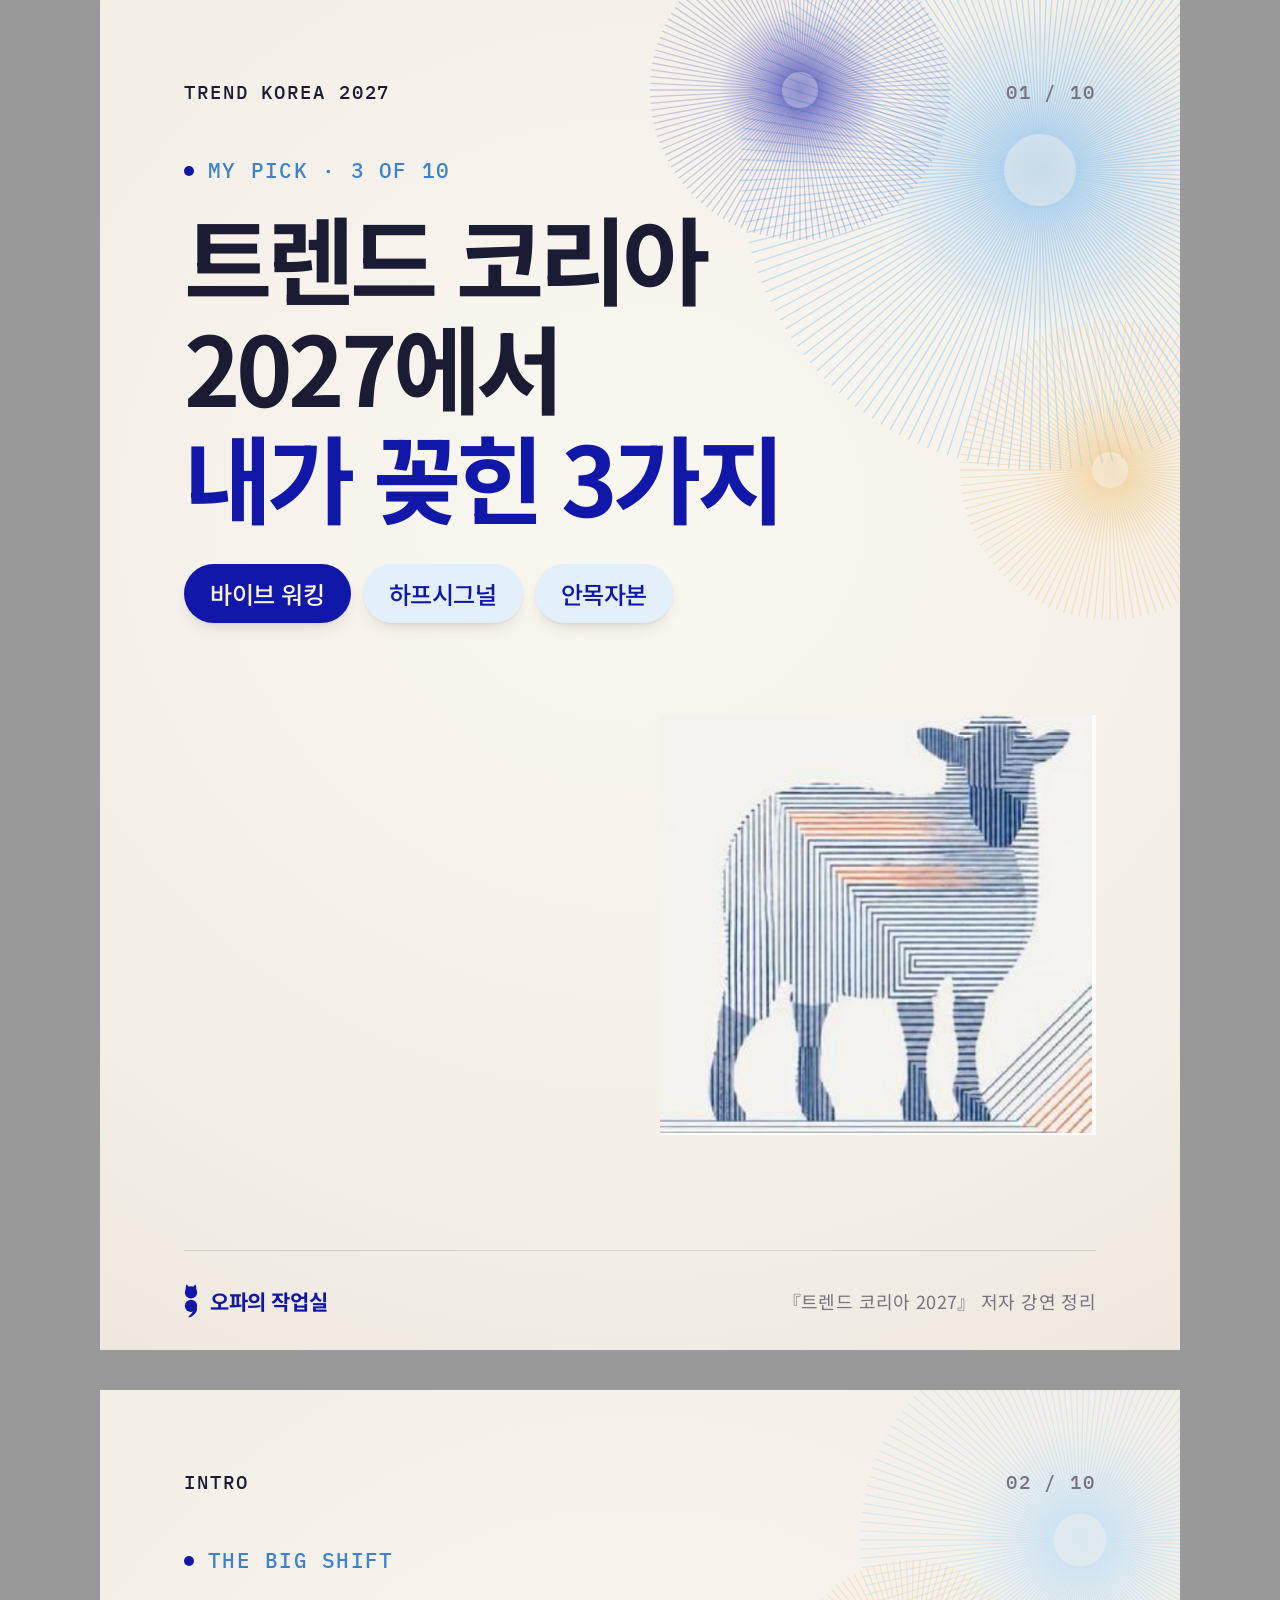
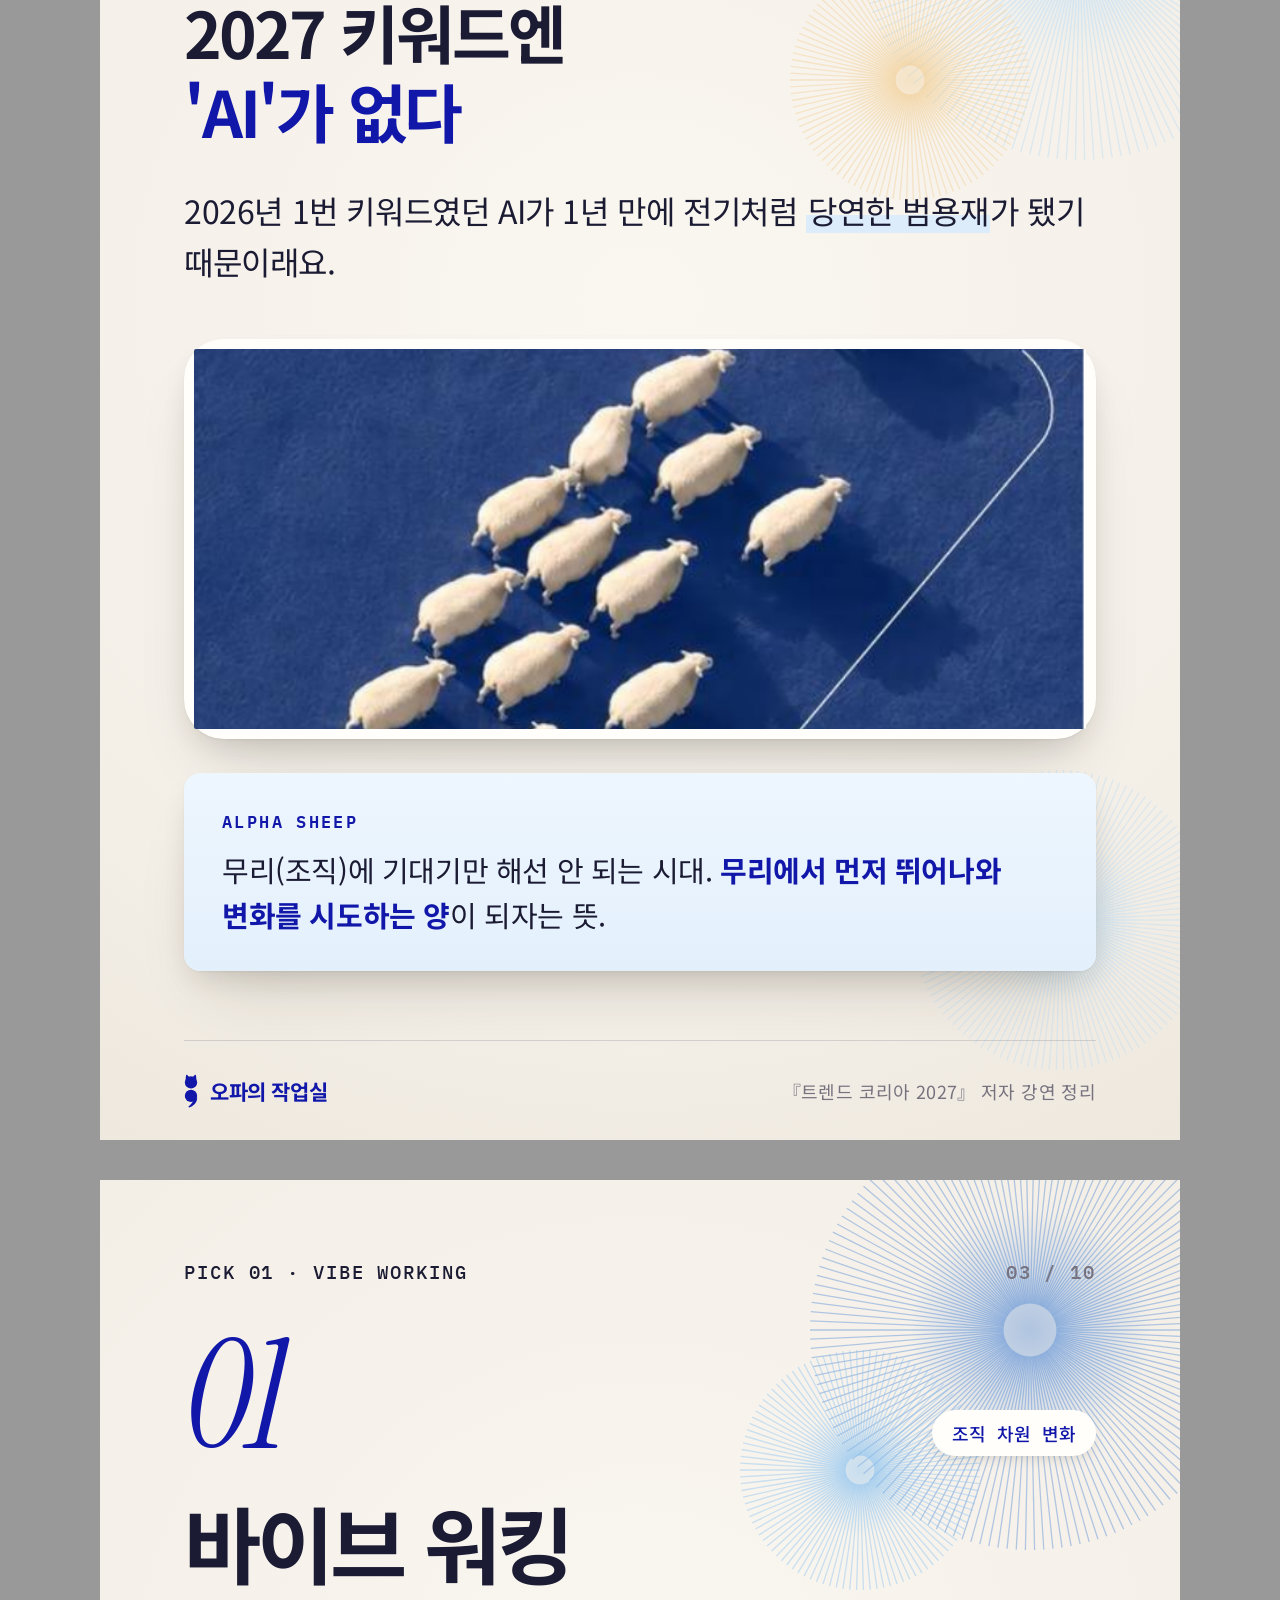
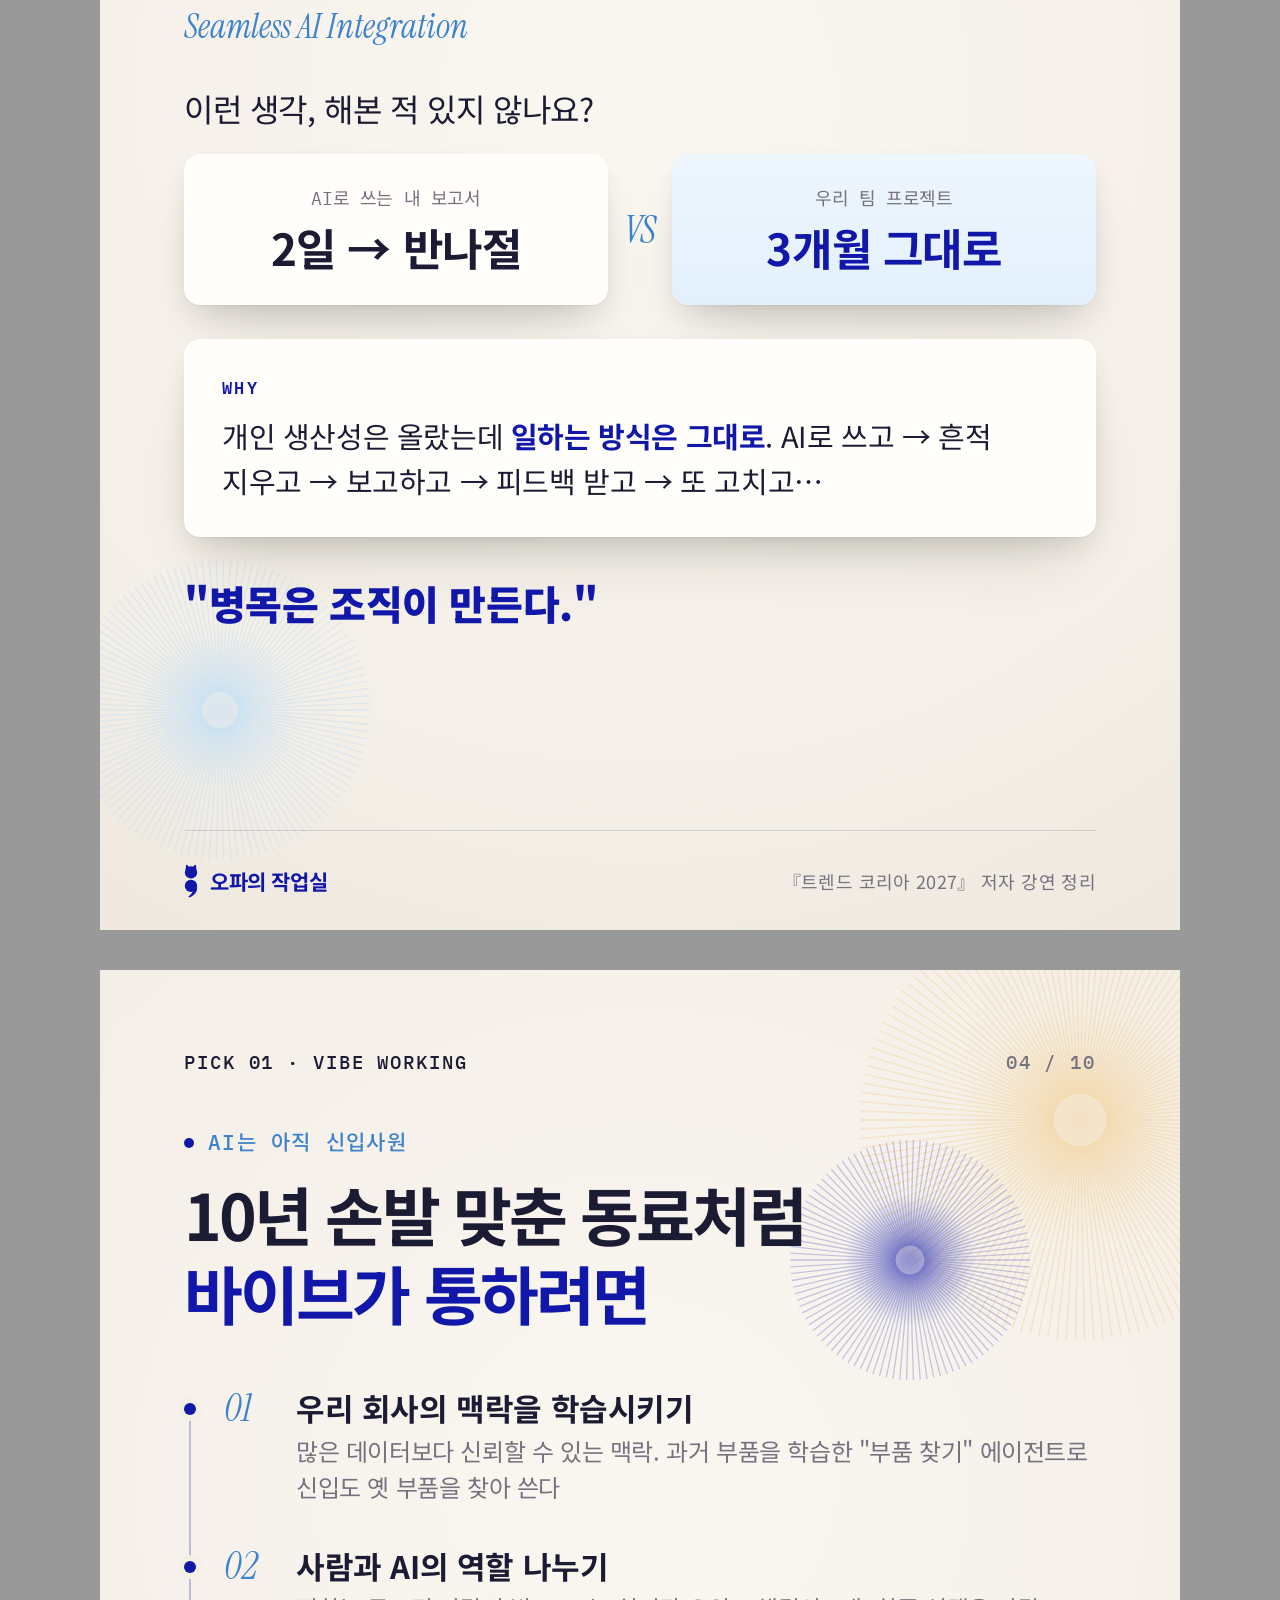
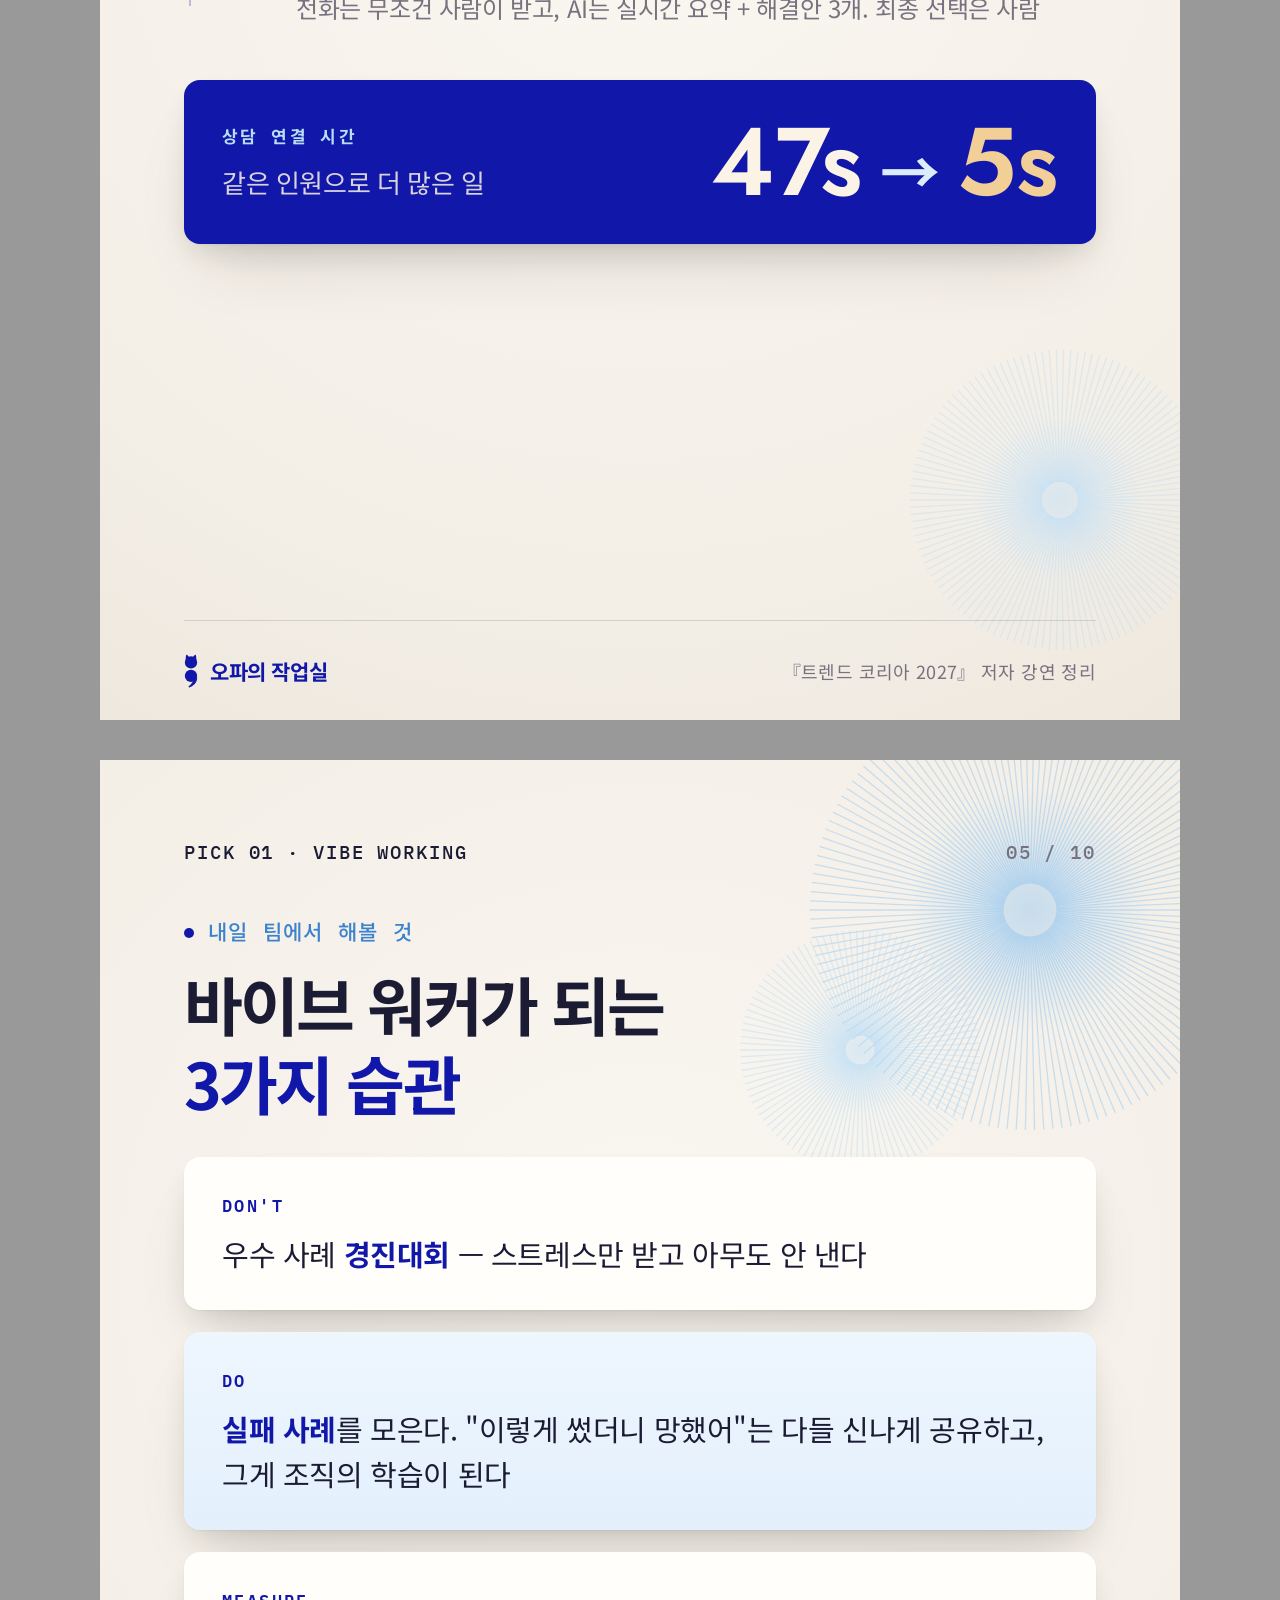
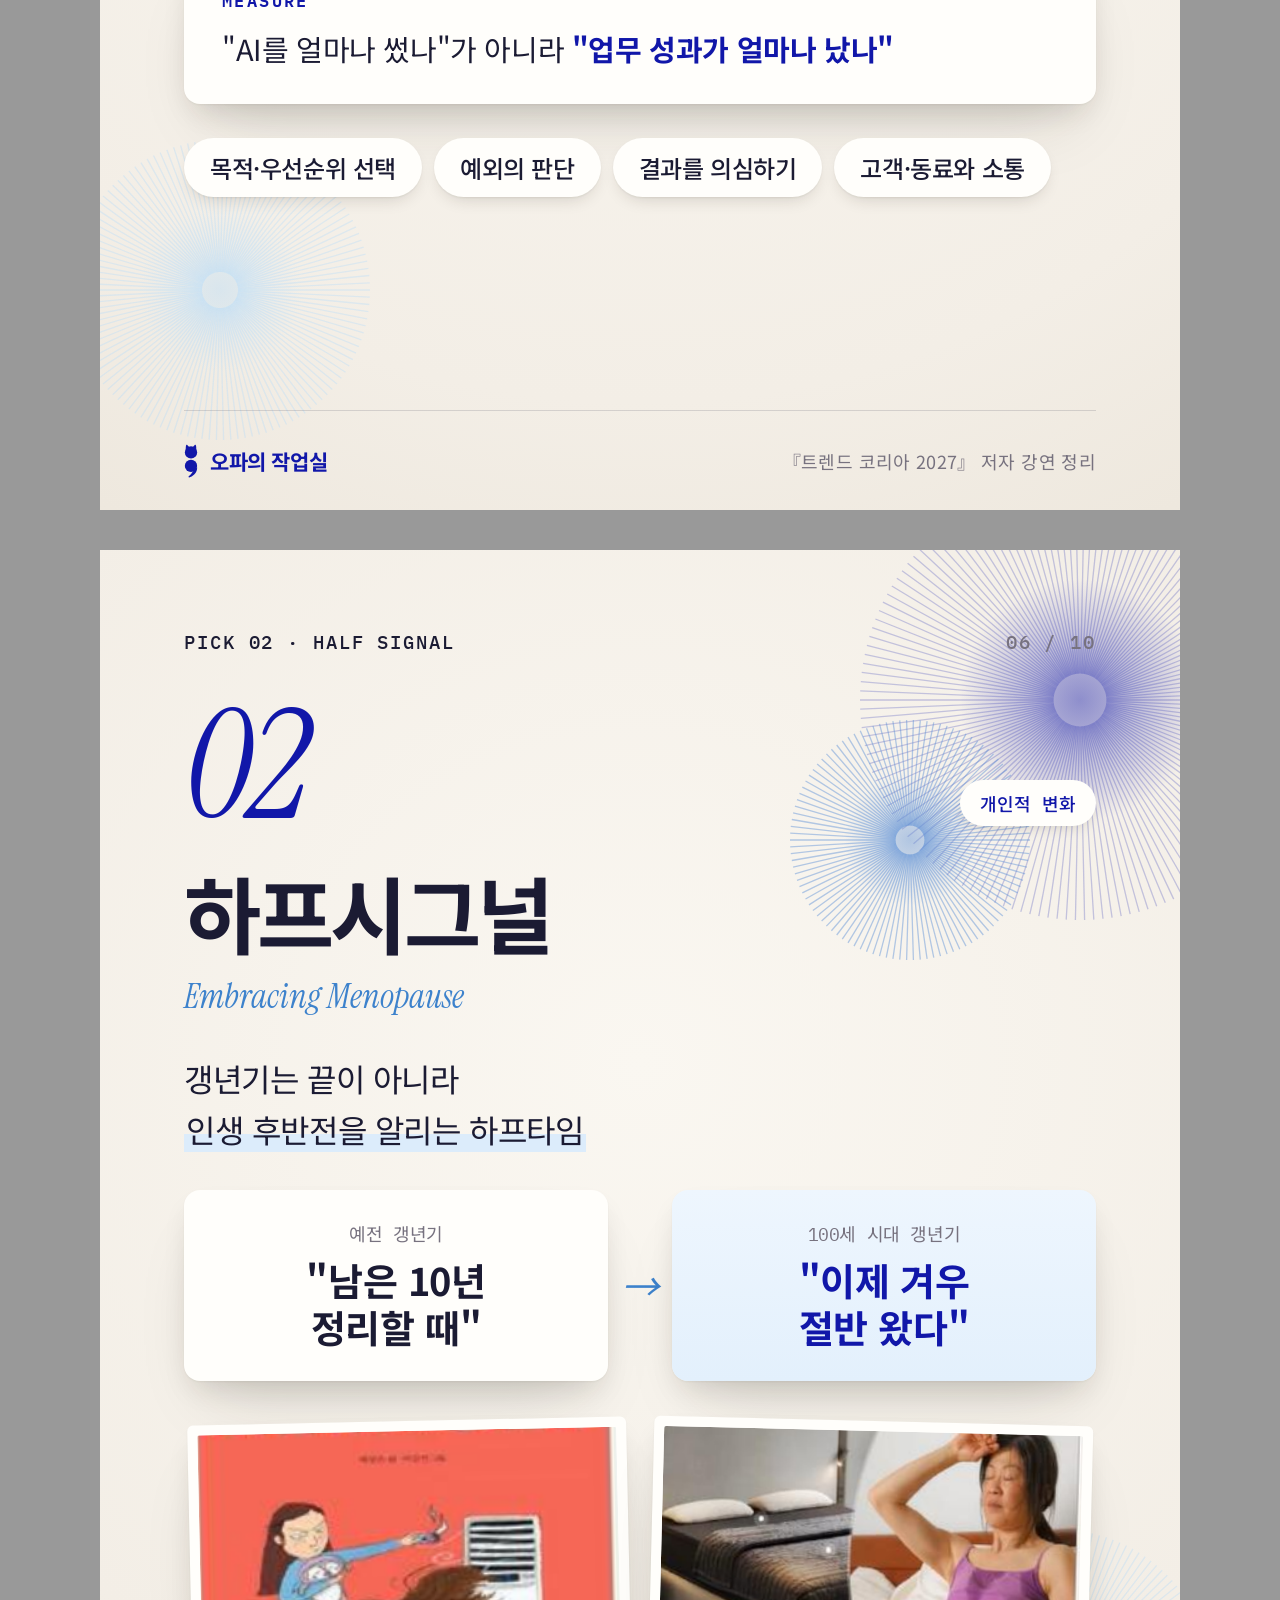
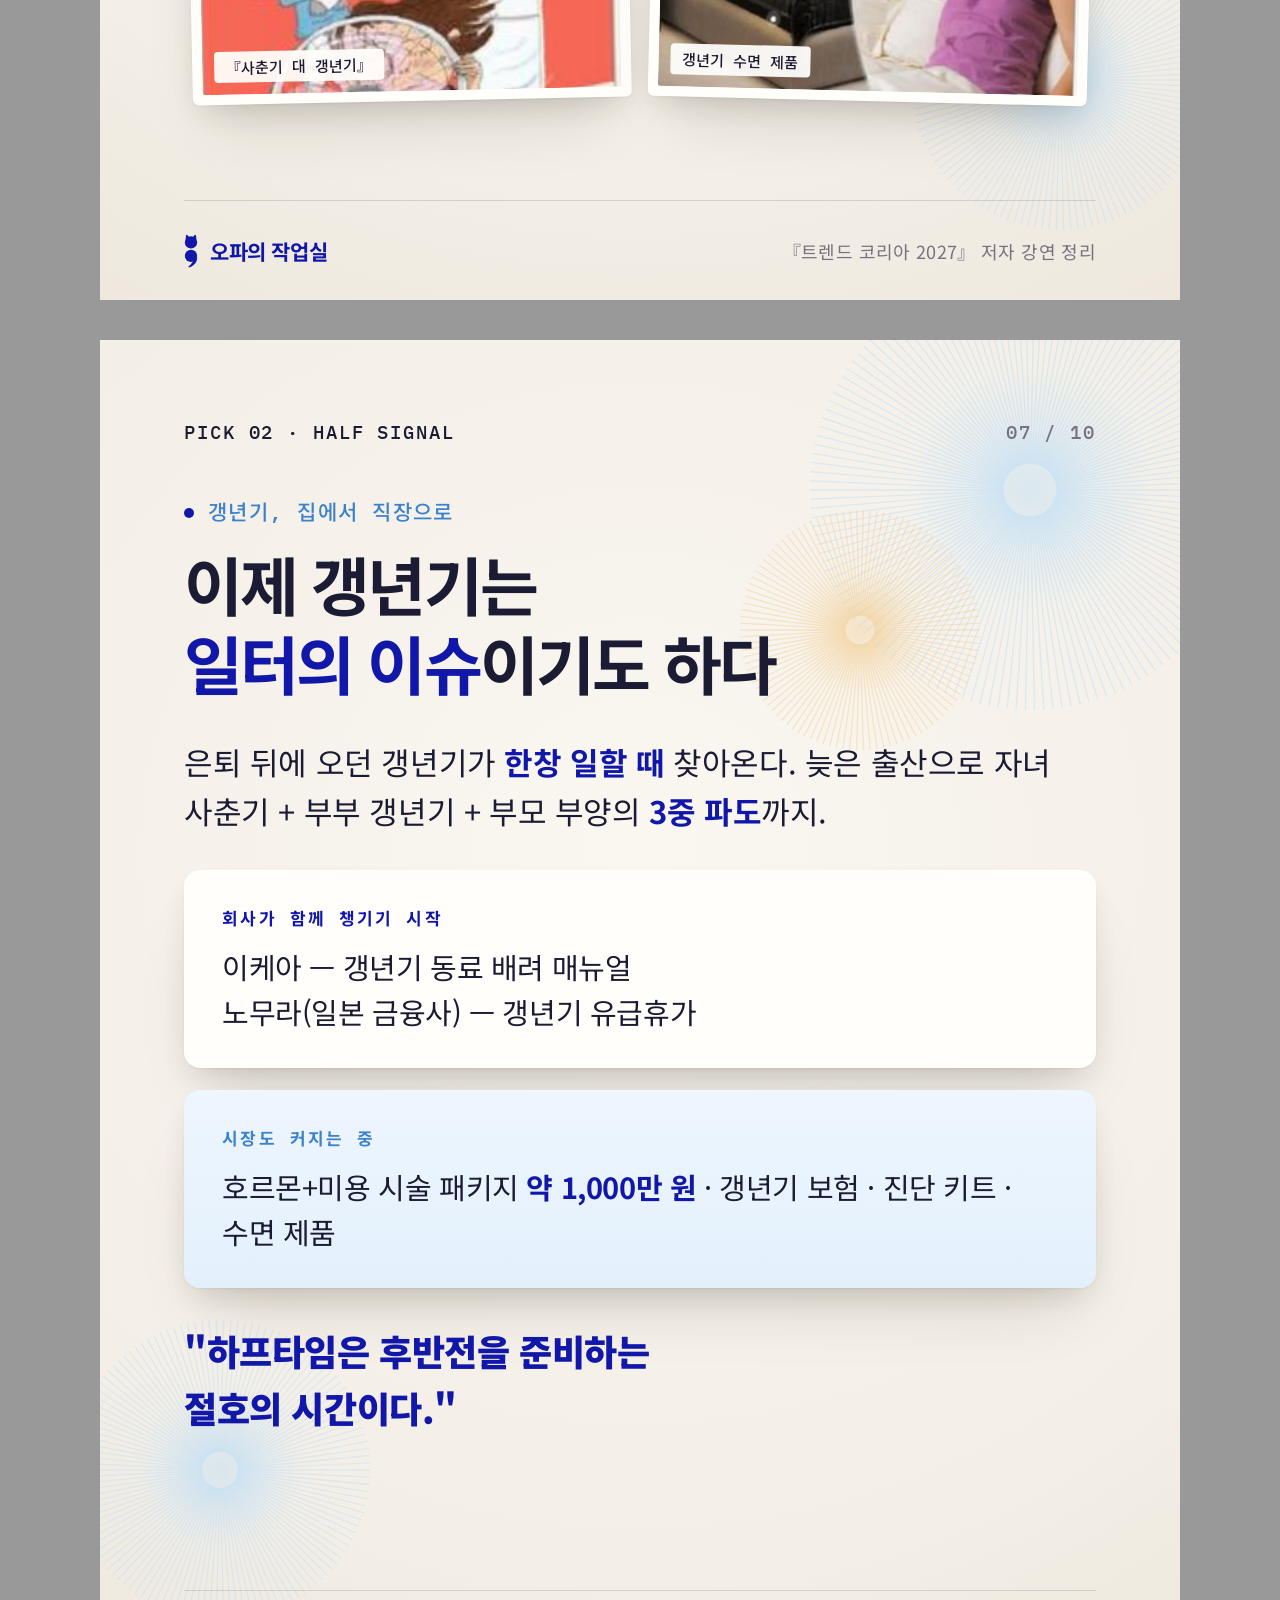
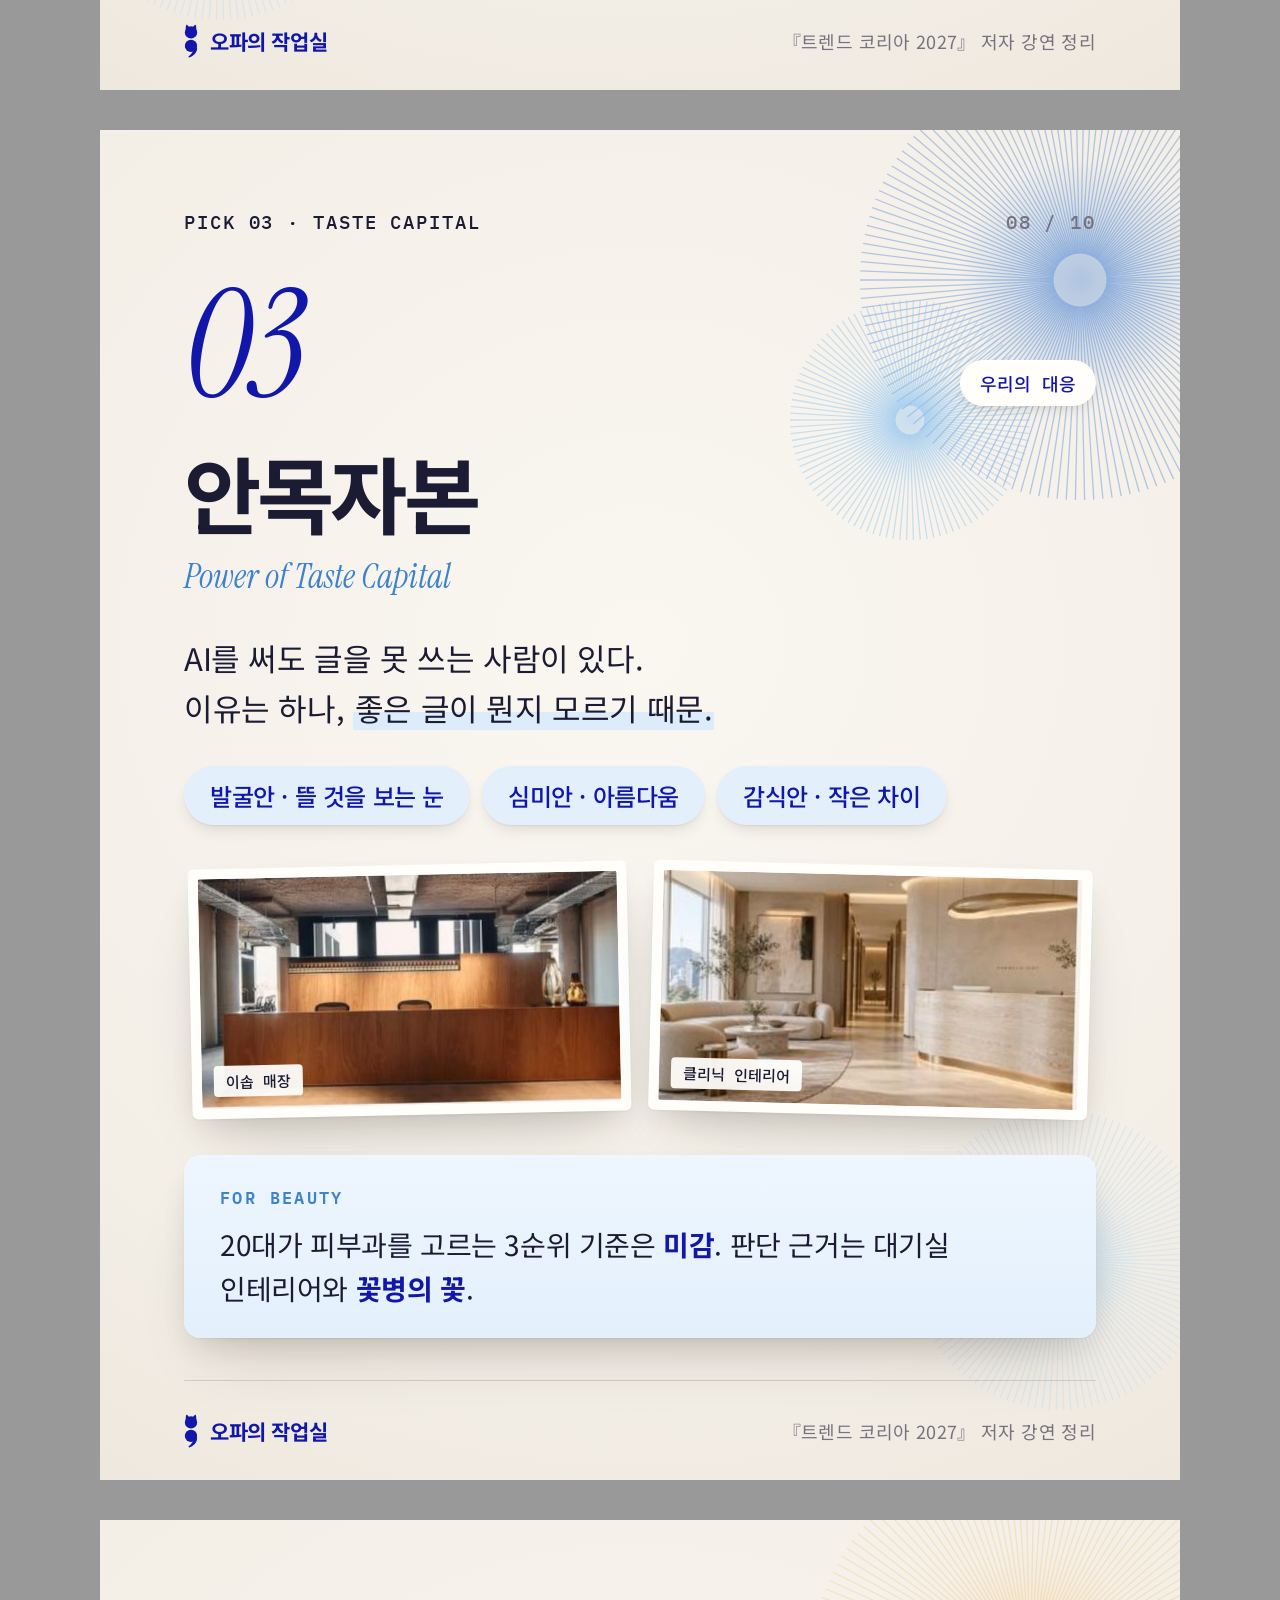
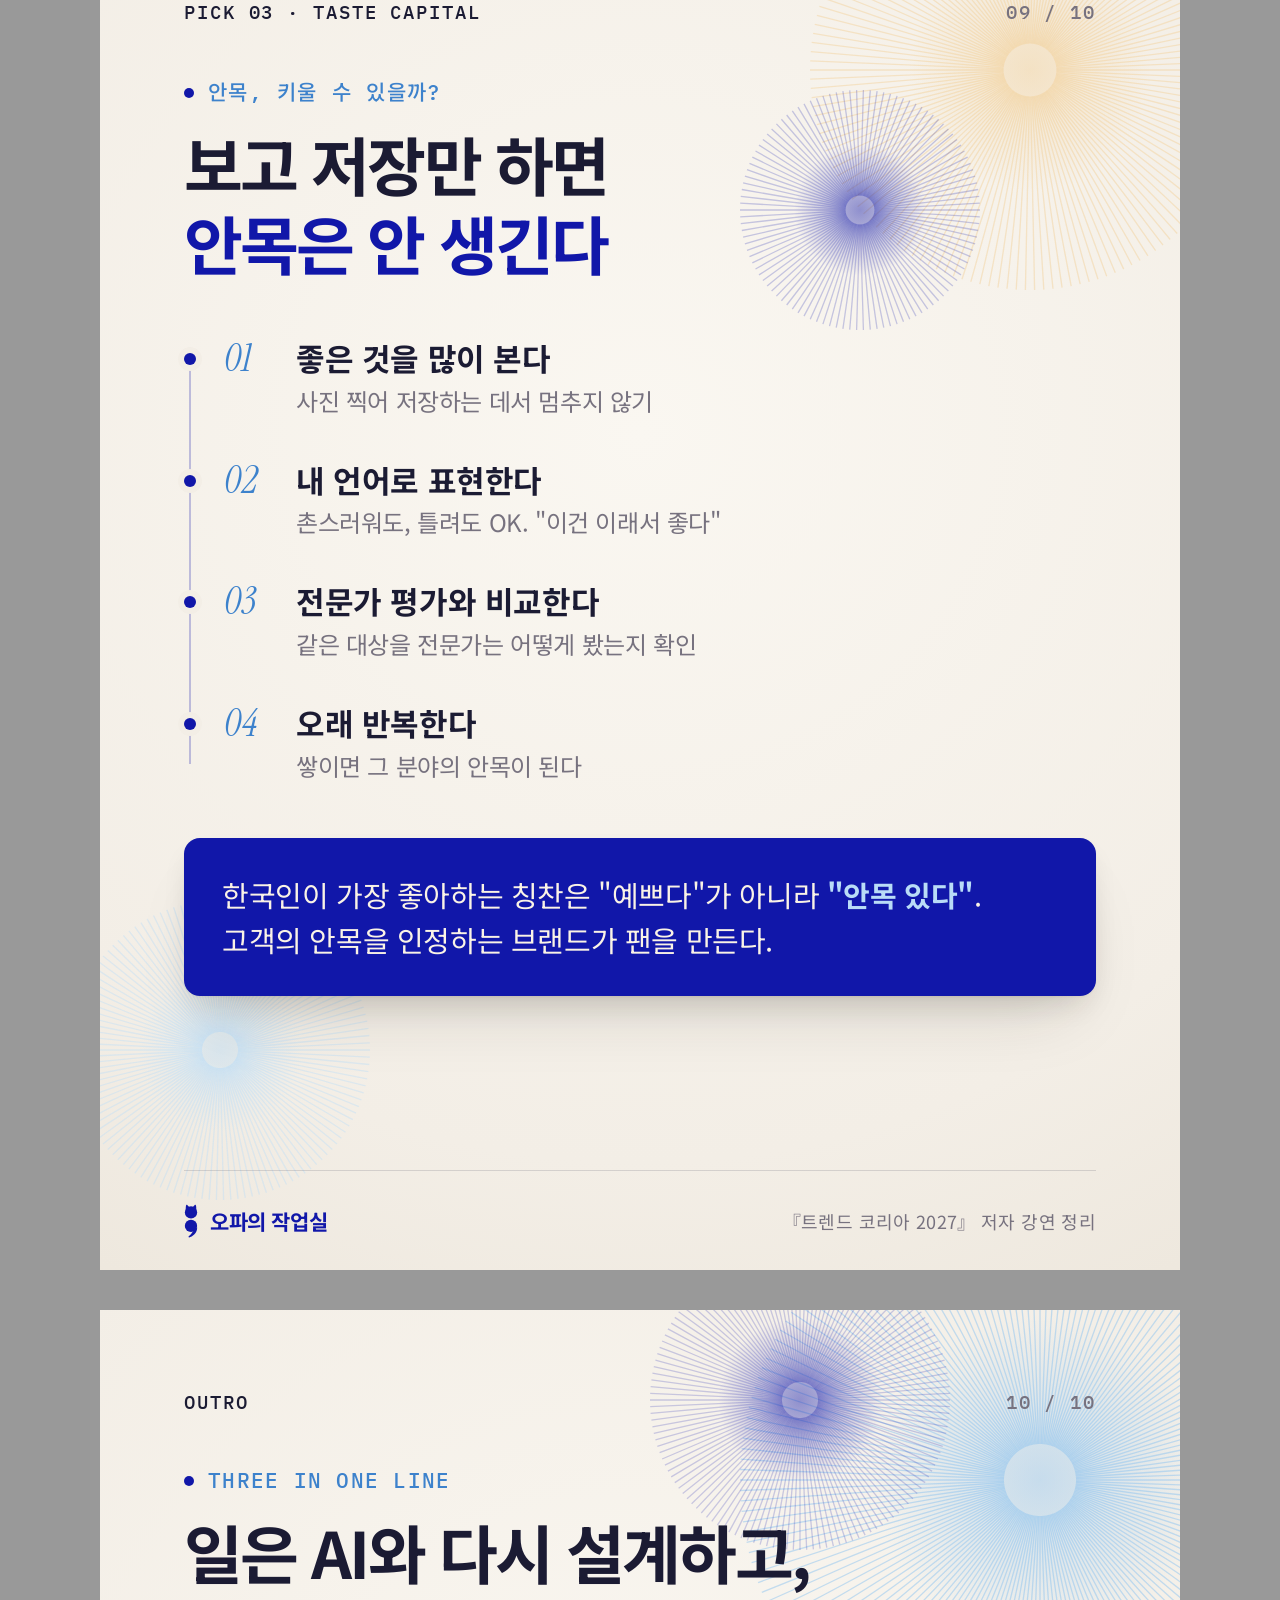
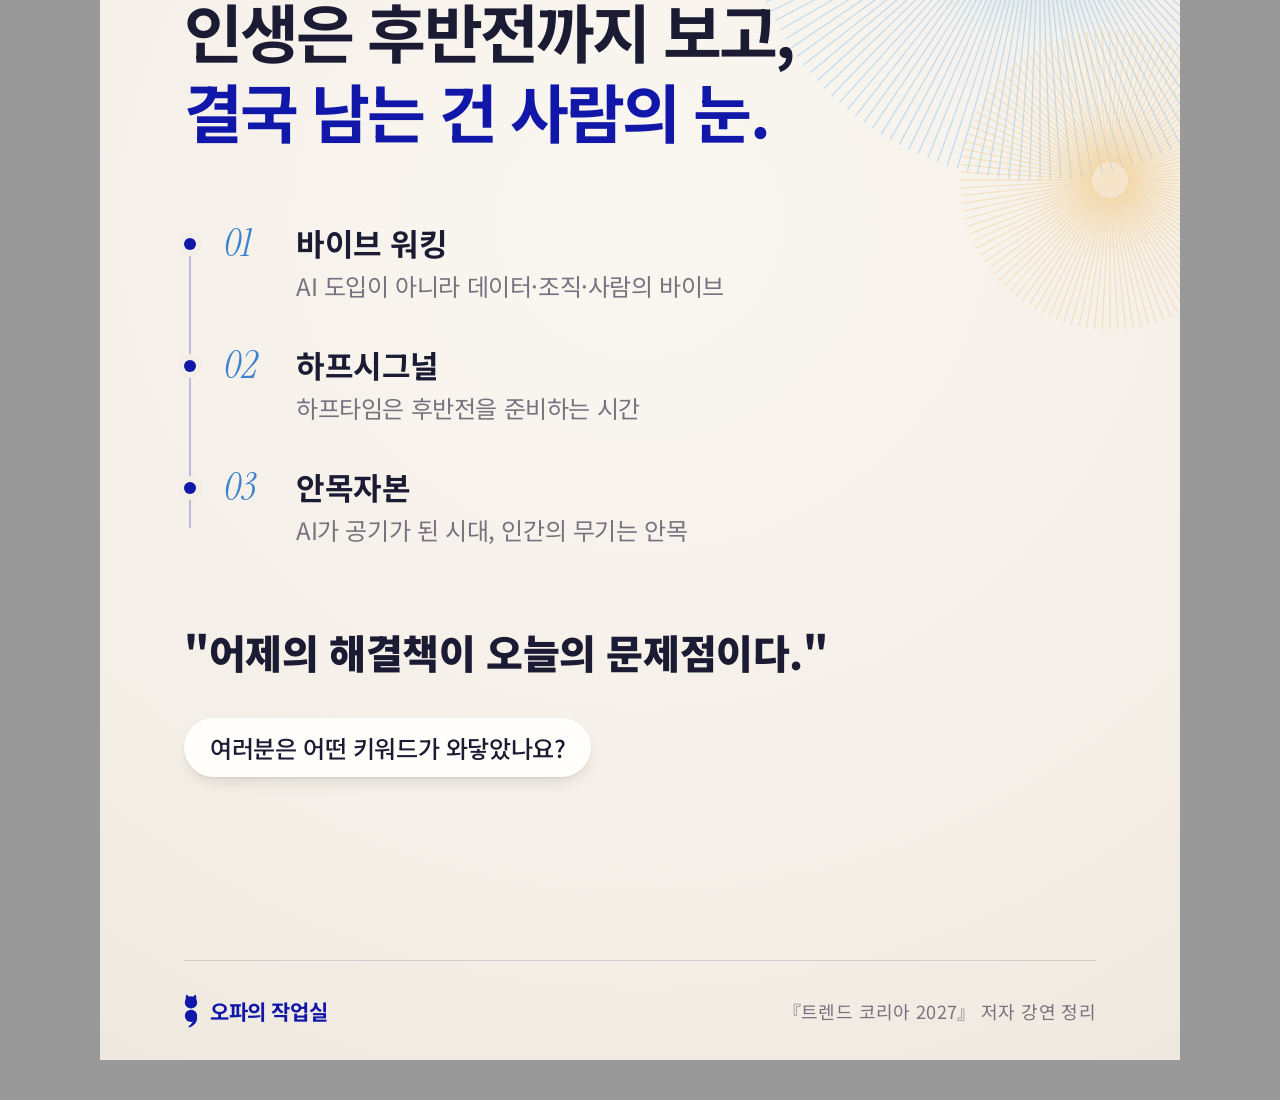
<file: cardnews/trend-korea-2027/pick.html>
<!doctype html><html lang="ko"><head><meta charset="utf-8"><title>pick.html</title>
<link rel="stylesheet" href="fonts/noto.css"><link rel="stylesheet" href="fonts/jost.css"><link rel="stylesheet" href="fonts/extra.css">
<link rel="stylesheet" href="opa-cards.css"></head><body>
<section class="card" id="c1">
  <svg class="burst" viewBox="0 0 1080 1350" aria-hidden="true"><radialGradient id="b1a"><stop offset="0" stop-color="#8EC3F0" stop-opacity=".45"/><stop offset="1" stop-color="#8EC3F0" stop-opacity="0"/></radialGradient><circle cx="940" cy="170" r="165" fill="url(#b1a)"/><g stroke="#8EC3F0" stroke-width="1.3" stroke-opacity="0.5"><line x1="976.0" y1="170.0" x2="1240.0" y2="170.0"/><line x1="976.0" y1="171.3" x2="1239.8" y2="180.5"/><line x1="975.9" y1="172.5" x2="1239.3" y2="190.9"/><line x1="975.8" y1="173.8" x2="1238.4" y2="201.4"/><line x1="975.6" y1="175.0" x2="1237.1" y2="211.8"/><line x1="975.5" y1="176.3" x2="1235.4" y2="222.1"/><line x1="975.2" y1="177.5" x2="1233.4" y2="232.4"/><line x1="974.9" y1="178.7" x2="1231.1" y2="242.6"/><line x1="974.6" y1="179.9" x2="1228.4" y2="252.7"/><line x1="974.2" y1="181.1" x2="1225.3" y2="262.7"/><line x1="973.8" y1="182.3" x2="1221.9" y2="272.6"/><line x1="973.4" y1="183.5" x2="1218.2" y2="282.4"/><line x1="972.9" y1="184.6" x2="1214.1" y2="292.0"/><line x1="972.4" y1="185.8" x2="1209.6" y2="301.5"/><line x1="971.8" y1="186.9" x2="1204.9" y2="310.8"/><line x1="971.2" y1="188.0" x2="1199.8" y2="320.0"/><line x1="970.5" y1="189.1" x2="1194.4" y2="329.0"/><line x1="969.8" y1="190.1" x2="1188.7" y2="337.8"/><line x1="969.1" y1="191.2" x2="1182.7" y2="346.3"/><line x1="968.4" y1="192.2" x2="1176.4" y2="354.7"/><line x1="967.6" y1="193.1" x2="1169.8" y2="362.8"/><line x1="966.8" y1="194.1" x2="1162.9" y2="370.7"/><line x1="965.9" y1="195.0" x2="1155.8" y2="378.4"/><line x1="965.0" y1="195.9" x2="1148.4" y2="385.8"/><line x1="964.1" y1="196.8" x2="1140.7" y2="392.9"/><line x1="963.1" y1="197.6" x2="1132.8" y2="399.8"/><line x1="962.2" y1="198.4" x2="1124.7" y2="406.4"/><line x1="961.2" y1="199.1" x2="1116.3" y2="412.7"/><line x1="960.1" y1="199.8" x2="1107.8" y2="418.7"/><line x1="959.1" y1="200.5" x2="1099.0" y2="424.4"/><line x1="958.0" y1="201.2" x2="1090.0" y2="429.8"/><line x1="956.9" y1="201.8" x2="1080.8" y2="434.9"/><line x1="955.8" y1="202.4" x2="1071.5" y2="439.6"/><line x1="954.6" y1="202.9" x2="1062.0" y2="444.1"/><line x1="953.5" y1="203.4" x2="1052.4" y2="448.2"/><line x1="952.3" y1="203.8" x2="1042.6" y2="451.9"/><line x1="951.1" y1="204.2" x2="1032.7" y2="455.3"/><line x1="949.9" y1="204.6" x2="1022.7" y2="458.4"/><line x1="948.7" y1="204.9" x2="1012.6" y2="461.1"/><line x1="947.5" y1="205.2" x2="1002.4" y2="463.4"/><line x1="946.3" y1="205.5" x2="992.1" y2="465.4"/><line x1="945.0" y1="205.6" x2="981.8" y2="467.1"/><line x1="943.8" y1="205.8" x2="971.4" y2="468.4"/><line x1="942.5" y1="205.9" x2="960.9" y2="469.3"/><line x1="941.3" y1="206.0" x2="950.5" y2="469.8"/><line x1="940.0" y1="206.0" x2="940.0" y2="470.0"/><line x1="938.7" y1="206.0" x2="929.5" y2="469.8"/><line x1="937.5" y1="205.9" x2="919.1" y2="469.3"/><line x1="936.2" y1="205.8" x2="908.6" y2="468.4"/><line x1="935.0" y1="205.6" x2="898.2" y2="467.1"/><line x1="933.7" y1="205.5" x2="887.9" y2="465.4"/><line x1="932.5" y1="205.2" x2="877.6" y2="463.4"/><line x1="931.3" y1="204.9" x2="867.4" y2="461.1"/><line x1="930.1" y1="204.6" x2="857.3" y2="458.4"/><line x1="928.9" y1="204.2" x2="847.3" y2="455.3"/><line x1="927.7" y1="203.8" x2="837.4" y2="451.9"/><line x1="926.5" y1="203.4" x2="827.6" y2="448.2"/><line x1="925.4" y1="202.9" x2="818.0" y2="444.1"/><line x1="924.2" y1="202.4" x2="808.5" y2="439.6"/><line x1="923.1" y1="201.8" x2="799.2" y2="434.9"/><line x1="922.0" y1="201.2" x2="790.0" y2="429.8"/><line x1="920.9" y1="200.5" x2="781.0" y2="424.4"/><line x1="919.9" y1="199.8" x2="772.2" y2="418.7"/><line x1="918.8" y1="199.1" x2="763.7" y2="412.7"/><line x1="917.8" y1="198.4" x2="755.3" y2="406.4"/><line x1="916.9" y1="197.6" x2="747.2" y2="399.8"/><line x1="915.9" y1="196.8" x2="739.3" y2="392.9"/><line x1="915.0" y1="195.9" x2="731.6" y2="385.8"/><line x1="914.1" y1="195.0" x2="724.2" y2="378.4"/><line x1="913.2" y1="194.1" x2="717.1" y2="370.7"/><line x1="912.4" y1="193.1" x2="710.2" y2="362.8"/><line x1="911.6" y1="192.2" x2="703.6" y2="354.7"/><line x1="910.9" y1="191.2" x2="697.3" y2="346.3"/><line x1="910.2" y1="190.1" x2="691.3" y2="337.8"/><line x1="909.5" y1="189.1" x2="685.6" y2="329.0"/><line x1="908.8" y1="188.0" x2="680.2" y2="320.0"/><line x1="908.2" y1="186.9" x2="675.1" y2="310.8"/><line x1="907.6" y1="185.8" x2="670.4" y2="301.5"/><line x1="907.1" y1="184.6" x2="665.9" y2="292.0"/><line x1="906.6" y1="183.5" x2="661.8" y2="282.4"/><line x1="906.2" y1="182.3" x2="658.1" y2="272.6"/><line x1="905.8" y1="181.1" x2="654.7" y2="262.7"/><line x1="905.4" y1="179.9" x2="651.6" y2="252.7"/><line x1="905.1" y1="178.7" x2="648.9" y2="242.6"/><line x1="904.8" y1="177.5" x2="646.6" y2="232.4"/><line x1="904.5" y1="176.3" x2="644.6" y2="222.1"/><line x1="904.4" y1="175.0" x2="642.9" y2="211.8"/><line x1="904.2" y1="173.8" x2="641.6" y2="201.4"/><line x1="904.1" y1="172.5" x2="640.7" y2="190.9"/><line x1="904.0" y1="171.3" x2="640.2" y2="180.5"/><line x1="904.0" y1="170.0" x2="640.0" y2="170.0"/><line x1="904.0" y1="168.7" x2="640.2" y2="159.5"/><line x1="904.1" y1="167.5" x2="640.7" y2="149.1"/><line x1="904.2" y1="166.2" x2="641.6" y2="138.6"/><line x1="904.4" y1="165.0" x2="642.9" y2="128.2"/><line x1="904.5" y1="163.7" x2="644.6" y2="117.9"/><line x1="904.8" y1="162.5" x2="646.6" y2="107.6"/><line x1="905.1" y1="161.3" x2="648.9" y2="97.4"/><line x1="905.4" y1="160.1" x2="651.6" y2="87.3"/><line x1="905.8" y1="158.9" x2="654.7" y2="77.3"/><line x1="906.2" y1="157.7" x2="658.1" y2="67.4"/><line x1="906.6" y1="156.5" x2="661.8" y2="57.6"/><line x1="907.1" y1="155.4" x2="665.9" y2="48.0"/><line x1="907.6" y1="154.2" x2="670.4" y2="38.5"/><line x1="908.2" y1="153.1" x2="675.1" y2="29.2"/><line x1="908.8" y1="152.0" x2="680.2" y2="20.0"/><line x1="909.5" y1="150.9" x2="685.6" y2="11.0"/><line x1="910.2" y1="149.9" x2="691.3" y2="2.2"/><line x1="910.9" y1="148.8" x2="697.3" y2="-6.3"/><line x1="911.6" y1="147.8" x2="703.6" y2="-14.7"/><line x1="912.4" y1="146.9" x2="710.2" y2="-22.8"/><line x1="913.2" y1="145.9" x2="717.1" y2="-30.7"/><line x1="914.1" y1="145.0" x2="724.2" y2="-38.4"/><line x1="915.0" y1="144.1" x2="731.6" y2="-45.8"/><line x1="915.9" y1="143.2" x2="739.3" y2="-52.9"/><line x1="916.9" y1="142.4" x2="747.2" y2="-59.8"/><line x1="917.8" y1="141.6" x2="755.3" y2="-66.4"/><line x1="918.8" y1="140.9" x2="763.7" y2="-72.7"/><line x1="919.9" y1="140.2" x2="772.2" y2="-78.7"/><line x1="920.9" y1="139.5" x2="781.0" y2="-84.4"/><line x1="922.0" y1="138.8" x2="790.0" y2="-89.8"/><line x1="923.1" y1="138.2" x2="799.2" y2="-94.9"/><line x1="924.2" y1="137.6" x2="808.5" y2="-99.6"/><line x1="925.4" y1="137.1" x2="818.0" y2="-104.1"/><line x1="926.5" y1="136.6" x2="827.6" y2="-108.2"/><line x1="927.7" y1="136.2" x2="837.4" y2="-111.9"/><line x1="928.9" y1="135.8" x2="847.3" y2="-115.3"/><line x1="930.1" y1="135.4" x2="857.3" y2="-118.4"/><line x1="931.3" y1="135.1" x2="867.4" y2="-121.1"/><line x1="932.5" y1="134.8" x2="877.6" y2="-123.4"/><line x1="933.7" y1="134.5" x2="887.9" y2="-125.4"/><line x1="935.0" y1="134.4" x2="898.2" y2="-127.1"/><line x1="936.2" y1="134.2" x2="908.6" y2="-128.4"/><line x1="937.5" y1="134.1" x2="919.1" y2="-129.3"/><line x1="938.7" y1="134.0" x2="929.5" y2="-129.8"/><line x1="940.0" y1="134.0" x2="940.0" y2="-130.0"/><line x1="941.3" y1="134.0" x2="950.5" y2="-129.8"/><line x1="942.5" y1="134.1" x2="960.9" y2="-129.3"/><line x1="943.8" y1="134.2" x2="971.4" y2="-128.4"/><line x1="945.0" y1="134.4" x2="981.8" y2="-127.1"/><line x1="946.3" y1="134.5" x2="992.1" y2="-125.4"/><line x1="947.5" y1="134.8" x2="1002.4" y2="-123.4"/><line x1="948.7" y1="135.1" x2="1012.6" y2="-121.1"/><line x1="949.9" y1="135.4" x2="1022.7" y2="-118.4"/><line x1="951.1" y1="135.8" x2="1032.7" y2="-115.3"/><line x1="952.3" y1="136.2" x2="1042.6" y2="-111.9"/><line x1="953.5" y1="136.6" x2="1052.4" y2="-108.2"/><line x1="954.6" y1="137.1" x2="1062.0" y2="-104.1"/><line x1="955.8" y1="137.6" x2="1071.5" y2="-99.6"/><line x1="956.9" y1="138.2" x2="1080.8" y2="-94.9"/><line x1="958.0" y1="138.8" x2="1090.0" y2="-89.8"/><line x1="959.1" y1="139.5" x2="1099.0" y2="-84.4"/><line x1="960.1" y1="140.2" x2="1107.8" y2="-78.7"/><line x1="961.2" y1="140.9" x2="1116.3" y2="-72.7"/><line x1="962.2" y1="141.6" x2="1124.7" y2="-66.4"/><line x1="963.1" y1="142.4" x2="1132.8" y2="-59.8"/><line x1="964.1" y1="143.2" x2="1140.7" y2="-52.9"/><line x1="965.0" y1="144.1" x2="1148.4" y2="-45.8"/><line x1="965.9" y1="145.0" x2="1155.8" y2="-38.4"/><line x1="966.8" y1="145.9" x2="1162.9" y2="-30.7"/><line x1="967.6" y1="146.9" x2="1169.8" y2="-22.8"/><line x1="968.4" y1="147.8" x2="1176.4" y2="-14.7"/><line x1="969.1" y1="148.8" x2="1182.7" y2="-6.3"/><line x1="969.8" y1="149.9" x2="1188.7" y2="2.2"/><line x1="970.5" y1="150.9" x2="1194.4" y2="11.0"/><line x1="971.2" y1="152.0" x2="1199.8" y2="20.0"/><line x1="971.8" y1="153.1" x2="1204.9" y2="29.2"/><line x1="972.4" y1="154.2" x2="1209.6" y2="38.5"/><line x1="972.9" y1="155.4" x2="1214.1" y2="48.0"/><line x1="973.4" y1="156.5" x2="1218.2" y2="57.6"/><line x1="973.8" y1="157.7" x2="1221.9" y2="67.4"/><line x1="974.2" y1="158.9" x2="1225.3" y2="77.3"/><line x1="974.6" y1="160.1" x2="1228.4" y2="87.3"/><line x1="974.9" y1="161.3" x2="1231.1" y2="97.4"/><line x1="975.2" y1="162.5" x2="1233.4" y2="107.6"/><line x1="975.5" y1="163.7" x2="1235.4" y2="117.9"/><line x1="975.6" y1="165.0" x2="1237.1" y2="128.2"/><line x1="975.8" y1="166.2" x2="1238.4" y2="138.6"/><line x1="975.9" y1="167.5" x2="1239.3" y2="149.1"/><line x1="976.0" y1="168.7" x2="1239.8" y2="159.5"/></g><radialGradient id="b1b"><stop offset="0" stop-color="#1117A9" stop-opacity=".45"/><stop offset="1" stop-color="#1117A9" stop-opacity="0"/></radialGradient><circle cx="700" cy="90" r="82" fill="url(#b1b)"/><g stroke="#1117A9" stroke-width="1.3" stroke-opacity="0.2"><line x1="718.0" y1="90.0" x2="850.0" y2="90.0"/><line x1="718.0" y1="90.8" x2="849.8" y2="96.7"/><line x1="717.9" y1="91.6" x2="849.4" y2="103.4"/><line x1="717.8" y1="92.4" x2="848.6" y2="110.1"/><line x1="717.7" y1="93.2" x2="847.6" y2="116.8"/><line x1="717.5" y1="94.0" x2="846.2" y2="123.4"/><line x1="717.4" y1="94.8" x2="844.6" y2="129.9"/><line x1="717.1" y1="95.6" x2="842.7" y2="136.4"/><line x1="716.9" y1="96.3" x2="840.4" y2="142.7"/><line x1="716.6" y1="97.1" x2="837.9" y2="149.0"/><line x1="716.2" y1="97.8" x2="835.1" y2="155.1"/><line x1="715.9" y1="98.5" x2="832.1" y2="161.1"/><line x1="715.5" y1="99.2" x2="828.8" y2="166.9"/><line x1="715.0" y1="99.9" x2="825.2" y2="172.6"/><line x1="714.6" y1="100.6" x2="821.4" y2="178.2"/><line x1="714.1" y1="101.2" x2="817.3" y2="183.5"/><line x1="713.6" y1="101.8" x2="813.0" y2="188.7"/><line x1="713.0" y1="102.4" x2="808.4" y2="193.7"/><line x1="712.4" y1="103.0" x2="803.7" y2="198.4"/><line x1="711.8" y1="103.6" x2="798.7" y2="203.0"/><line x1="711.2" y1="104.1" x2="793.5" y2="207.3"/><line x1="710.6" y1="104.6" x2="788.2" y2="211.4"/><line x1="709.9" y1="105.0" x2="782.6" y2="215.2"/><line x1="709.2" y1="105.5" x2="776.9" y2="218.8"/><line x1="708.5" y1="105.9" x2="771.1" y2="222.1"/><line x1="707.8" y1="106.2" x2="765.1" y2="225.1"/><line x1="707.1" y1="106.6" x2="759.0" y2="227.9"/><line x1="706.3" y1="106.9" x2="752.7" y2="230.4"/><line x1="705.6" y1="107.1" x2="746.4" y2="232.7"/><line x1="704.8" y1="107.4" x2="739.9" y2="234.6"/><line x1="704.0" y1="107.5" x2="733.4" y2="236.2"/><line x1="703.2" y1="107.7" x2="726.8" y2="237.6"/><line x1="702.4" y1="107.8" x2="720.1" y2="238.6"/><line x1="701.6" y1="107.9" x2="713.4" y2="239.4"/><line x1="700.8" y1="108.0" x2="706.7" y2="239.8"/><line x1="700.0" y1="108.0" x2="700.0" y2="240.0"/><line x1="699.2" y1="108.0" x2="693.3" y2="239.8"/><line x1="698.4" y1="107.9" x2="686.6" y2="239.4"/><line x1="697.6" y1="107.8" x2="679.9" y2="238.6"/><line x1="696.8" y1="107.7" x2="673.2" y2="237.6"/><line x1="696.0" y1="107.5" x2="666.6" y2="236.2"/><line x1="695.2" y1="107.4" x2="660.1" y2="234.6"/><line x1="694.4" y1="107.1" x2="653.6" y2="232.7"/><line x1="693.7" y1="106.9" x2="647.3" y2="230.4"/><line x1="692.9" y1="106.6" x2="641.0" y2="227.9"/><line x1="692.2" y1="106.2" x2="634.9" y2="225.1"/><line x1="691.5" y1="105.9" x2="628.9" y2="222.1"/><line x1="690.8" y1="105.5" x2="623.1" y2="218.8"/><line x1="690.1" y1="105.0" x2="617.4" y2="215.2"/><line x1="689.4" y1="104.6" x2="611.8" y2="211.4"/><line x1="688.8" y1="104.1" x2="606.5" y2="207.3"/><line x1="688.2" y1="103.6" x2="601.3" y2="203.0"/><line x1="687.6" y1="103.0" x2="596.3" y2="198.4"/><line x1="687.0" y1="102.4" x2="591.6" y2="193.7"/><line x1="686.4" y1="101.8" x2="587.0" y2="188.7"/><line x1="685.9" y1="101.2" x2="582.7" y2="183.5"/><line x1="685.4" y1="100.6" x2="578.6" y2="178.2"/><line x1="685.0" y1="99.9" x2="574.8" y2="172.6"/><line x1="684.5" y1="99.2" x2="571.2" y2="166.9"/><line x1="684.1" y1="98.5" x2="567.9" y2="161.1"/><line x1="683.8" y1="97.8" x2="564.9" y2="155.1"/><line x1="683.4" y1="97.1" x2="562.1" y2="149.0"/><line x1="683.1" y1="96.3" x2="559.6" y2="142.7"/><line x1="682.9" y1="95.6" x2="557.3" y2="136.4"/><line x1="682.6" y1="94.8" x2="555.4" y2="129.9"/><line x1="682.5" y1="94.0" x2="553.8" y2="123.4"/><line x1="682.3" y1="93.2" x2="552.4" y2="116.8"/><line x1="682.2" y1="92.4" x2="551.4" y2="110.1"/><line x1="682.1" y1="91.6" x2="550.6" y2="103.4"/><line x1="682.0" y1="90.8" x2="550.2" y2="96.7"/><line x1="682.0" y1="90.0" x2="550.0" y2="90.0"/><line x1="682.0" y1="89.2" x2="550.2" y2="83.3"/><line x1="682.1" y1="88.4" x2="550.6" y2="76.6"/><line x1="682.2" y1="87.6" x2="551.4" y2="69.9"/><line x1="682.3" y1="86.8" x2="552.4" y2="63.2"/><line x1="682.5" y1="86.0" x2="553.8" y2="56.6"/><line x1="682.6" y1="85.2" x2="555.4" y2="50.1"/><line x1="682.9" y1="84.4" x2="557.3" y2="43.6"/><line x1="683.1" y1="83.7" x2="559.6" y2="37.3"/><line x1="683.4" y1="82.9" x2="562.1" y2="31.0"/><line x1="683.8" y1="82.2" x2="564.9" y2="24.9"/><line x1="684.1" y1="81.5" x2="567.9" y2="18.9"/><line x1="684.5" y1="80.8" x2="571.2" y2="13.1"/><line x1="685.0" y1="80.1" x2="574.8" y2="7.4"/><line x1="685.4" y1="79.4" x2="578.6" y2="1.8"/><line x1="685.9" y1="78.8" x2="582.7" y2="-3.5"/><line x1="686.4" y1="78.2" x2="587.0" y2="-8.7"/><line x1="687.0" y1="77.6" x2="591.6" y2="-13.7"/><line x1="687.6" y1="77.0" x2="596.3" y2="-18.4"/><line x1="688.2" y1="76.4" x2="601.3" y2="-23.0"/><line x1="688.8" y1="75.9" x2="606.5" y2="-27.3"/><line x1="689.4" y1="75.4" x2="611.8" y2="-31.4"/><line x1="690.1" y1="75.0" x2="617.4" y2="-35.2"/><line x1="690.8" y1="74.5" x2="623.1" y2="-38.8"/><line x1="691.5" y1="74.1" x2="628.9" y2="-42.1"/><line x1="692.2" y1="73.8" x2="634.9" y2="-45.1"/><line x1="692.9" y1="73.4" x2="641.0" y2="-47.9"/><line x1="693.7" y1="73.1" x2="647.3" y2="-50.4"/><line x1="694.4" y1="72.9" x2="653.6" y2="-52.7"/><line x1="695.2" y1="72.6" x2="660.1" y2="-54.6"/><line x1="696.0" y1="72.5" x2="666.6" y2="-56.2"/><line x1="696.8" y1="72.3" x2="673.2" y2="-57.6"/><line x1="697.6" y1="72.2" x2="679.9" y2="-58.6"/><line x1="698.4" y1="72.1" x2="686.6" y2="-59.4"/><line x1="699.2" y1="72.0" x2="693.3" y2="-59.8"/><line x1="700.0" y1="72.0" x2="700.0" y2="-60.0"/><line x1="700.8" y1="72.0" x2="706.7" y2="-59.8"/><line x1="701.6" y1="72.1" x2="713.4" y2="-59.4"/><line x1="702.4" y1="72.2" x2="720.1" y2="-58.6"/><line x1="703.2" y1="72.3" x2="726.8" y2="-57.6"/><line x1="704.0" y1="72.5" x2="733.4" y2="-56.2"/><line x1="704.8" y1="72.6" x2="739.9" y2="-54.6"/><line x1="705.6" y1="72.9" x2="746.4" y2="-52.7"/><line x1="706.3" y1="73.1" x2="752.7" y2="-50.4"/><line x1="707.1" y1="73.4" x2="759.0" y2="-47.9"/><line x1="707.8" y1="73.8" x2="765.1" y2="-45.1"/><line x1="708.5" y1="74.1" x2="771.1" y2="-42.1"/><line x1="709.2" y1="74.5" x2="776.9" y2="-38.8"/><line x1="709.9" y1="75.0" x2="782.6" y2="-35.2"/><line x1="710.6" y1="75.4" x2="788.2" y2="-31.4"/><line x1="711.2" y1="75.9" x2="793.5" y2="-27.3"/><line x1="711.8" y1="76.4" x2="798.7" y2="-23.0"/><line x1="712.4" y1="77.0" x2="803.7" y2="-18.4"/><line x1="713.0" y1="77.6" x2="808.4" y2="-13.7"/><line x1="713.6" y1="78.2" x2="813.0" y2="-8.7"/><line x1="714.1" y1="78.8" x2="817.3" y2="-3.5"/><line x1="714.6" y1="79.4" x2="821.4" y2="1.8"/><line x1="715.0" y1="80.1" x2="825.2" y2="7.4"/><line x1="715.5" y1="80.8" x2="828.8" y2="13.1"/><line x1="715.9" y1="81.5" x2="832.1" y2="18.9"/><line x1="716.2" y1="82.2" x2="835.1" y2="24.9"/><line x1="716.6" y1="82.9" x2="837.9" y2="31.0"/><line x1="716.9" y1="83.7" x2="840.4" y2="37.3"/><line x1="717.1" y1="84.4" x2="842.7" y2="43.6"/><line x1="717.4" y1="85.2" x2="844.6" y2="50.1"/><line x1="717.5" y1="86.0" x2="846.2" y2="56.6"/><line x1="717.7" y1="86.8" x2="847.6" y2="63.2"/><line x1="717.8" y1="87.6" x2="848.6" y2="69.9"/><line x1="717.9" y1="88.4" x2="849.4" y2="76.6"/><line x1="718.0" y1="89.2" x2="849.8" y2="83.3"/></g><radialGradient id="b1c"><stop offset="0" stop-color="#F2CF96" stop-opacity=".45"/><stop offset="1" stop-color="#F2CF96" stop-opacity="0"/></radialGradient><circle cx="1010" cy="470" r="82" fill="url(#b1c)"/><g stroke="#F2CF96" stroke-width="1.3" stroke-opacity="0.5"><line x1="1028.0" y1="470.0" x2="1160.0" y2="470.0"/><line x1="1028.0" y1="470.9" x2="1159.8" y2="477.9"/><line x1="1027.9" y1="471.9" x2="1159.2" y2="485.7"/><line x1="1027.8" y1="472.8" x2="1158.2" y2="493.5"/><line x1="1027.6" y1="473.7" x2="1156.7" y2="501.2"/><line x1="1027.4" y1="474.7" x2="1154.9" y2="508.8"/><line x1="1027.1" y1="475.6" x2="1152.7" y2="516.4"/><line x1="1026.8" y1="476.5" x2="1150.0" y2="523.8"/><line x1="1026.4" y1="477.3" x2="1147.0" y2="531.0"/><line x1="1026.0" y1="478.2" x2="1143.7" y2="538.1"/><line x1="1025.6" y1="479.0" x2="1139.9" y2="545.0"/><line x1="1025.1" y1="479.8" x2="1135.8" y2="551.7"/><line x1="1024.6" y1="480.6" x2="1131.4" y2="558.2"/><line x1="1024.0" y1="481.3" x2="1126.6" y2="564.4"/><line x1="1023.4" y1="482.0" x2="1121.5" y2="570.4"/><line x1="1022.7" y1="482.7" x2="1116.1" y2="576.1"/><line x1="1022.0" y1="483.4" x2="1110.4" y2="581.5"/><line x1="1021.3" y1="484.0" x2="1104.4" y2="586.6"/><line x1="1020.6" y1="484.6" x2="1098.2" y2="591.4"/><line x1="1019.8" y1="485.1" x2="1091.7" y2="595.8"/><line x1="1019.0" y1="485.6" x2="1085.0" y2="599.9"/><line x1="1018.2" y1="486.0" x2="1078.1" y2="603.7"/><line x1="1017.3" y1="486.4" x2="1071.0" y2="607.0"/><line x1="1016.5" y1="486.8" x2="1063.8" y2="610.0"/><line x1="1015.6" y1="487.1" x2="1056.4" y2="612.7"/><line x1="1014.7" y1="487.4" x2="1048.8" y2="614.9"/><line x1="1013.7" y1="487.6" x2="1041.2" y2="616.7"/><line x1="1012.8" y1="487.8" x2="1033.5" y2="618.2"/><line x1="1011.9" y1="487.9" x2="1025.7" y2="619.2"/><line x1="1010.9" y1="488.0" x2="1017.9" y2="619.8"/><line x1="1010.0" y1="488.0" x2="1010.0" y2="620.0"/><line x1="1009.1" y1="488.0" x2="1002.1" y2="619.8"/><line x1="1008.1" y1="487.9" x2="994.3" y2="619.2"/><line x1="1007.2" y1="487.8" x2="986.5" y2="618.2"/><line x1="1006.3" y1="487.6" x2="978.8" y2="616.7"/><line x1="1005.3" y1="487.4" x2="971.2" y2="614.9"/><line x1="1004.4" y1="487.1" x2="963.6" y2="612.7"/><line x1="1003.5" y1="486.8" x2="956.2" y2="610.0"/><line x1="1002.7" y1="486.4" x2="949.0" y2="607.0"/><line x1="1001.8" y1="486.0" x2="941.9" y2="603.7"/><line x1="1001.0" y1="485.6" x2="935.0" y2="599.9"/><line x1="1000.2" y1="485.1" x2="928.3" y2="595.8"/><line x1="999.4" y1="484.6" x2="921.8" y2="591.4"/><line x1="998.7" y1="484.0" x2="915.6" y2="586.6"/><line x1="998.0" y1="483.4" x2="909.6" y2="581.5"/><line x1="997.3" y1="482.7" x2="903.9" y2="576.1"/><line x1="996.6" y1="482.0" x2="898.5" y2="570.4"/><line x1="996.0" y1="481.3" x2="893.4" y2="564.4"/><line x1="995.4" y1="480.6" x2="888.6" y2="558.2"/><line x1="994.9" y1="479.8" x2="884.2" y2="551.7"/><line x1="994.4" y1="479.0" x2="880.1" y2="545.0"/><line x1="994.0" y1="478.2" x2="876.3" y2="538.1"/><line x1="993.6" y1="477.3" x2="873.0" y2="531.0"/><line x1="993.2" y1="476.5" x2="870.0" y2="523.8"/><line x1="992.9" y1="475.6" x2="867.3" y2="516.4"/><line x1="992.6" y1="474.7" x2="865.1" y2="508.8"/><line x1="992.4" y1="473.7" x2="863.3" y2="501.2"/><line x1="992.2" y1="472.8" x2="861.8" y2="493.5"/><line x1="992.1" y1="471.9" x2="860.8" y2="485.7"/><line x1="992.0" y1="470.9" x2="860.2" y2="477.9"/><line x1="992.0" y1="470.0" x2="860.0" y2="470.0"/><line x1="992.0" y1="469.1" x2="860.2" y2="462.1"/><line x1="992.1" y1="468.1" x2="860.8" y2="454.3"/><line x1="992.2" y1="467.2" x2="861.8" y2="446.5"/><line x1="992.4" y1="466.3" x2="863.3" y2="438.8"/><line x1="992.6" y1="465.3" x2="865.1" y2="431.2"/><line x1="992.9" y1="464.4" x2="867.3" y2="423.6"/><line x1="993.2" y1="463.5" x2="870.0" y2="416.2"/><line x1="993.6" y1="462.7" x2="873.0" y2="409.0"/><line x1="994.0" y1="461.8" x2="876.3" y2="401.9"/><line x1="994.4" y1="461.0" x2="880.1" y2="395.0"/><line x1="994.9" y1="460.2" x2="884.2" y2="388.3"/><line x1="995.4" y1="459.4" x2="888.6" y2="381.8"/><line x1="996.0" y1="458.7" x2="893.4" y2="375.6"/><line x1="996.6" y1="458.0" x2="898.5" y2="369.6"/><line x1="997.3" y1="457.3" x2="903.9" y2="363.9"/><line x1="998.0" y1="456.6" x2="909.6" y2="358.5"/><line x1="998.7" y1="456.0" x2="915.6" y2="353.4"/><line x1="999.4" y1="455.4" x2="921.8" y2="348.6"/><line x1="1000.2" y1="454.9" x2="928.3" y2="344.2"/><line x1="1001.0" y1="454.4" x2="935.0" y2="340.1"/><line x1="1001.8" y1="454.0" x2="941.9" y2="336.3"/><line x1="1002.7" y1="453.6" x2="949.0" y2="333.0"/><line x1="1003.5" y1="453.2" x2="956.2" y2="330.0"/><line x1="1004.4" y1="452.9" x2="963.6" y2="327.3"/><line x1="1005.3" y1="452.6" x2="971.2" y2="325.1"/><line x1="1006.3" y1="452.4" x2="978.8" y2="323.3"/><line x1="1007.2" y1="452.2" x2="986.5" y2="321.8"/><line x1="1008.1" y1="452.1" x2="994.3" y2="320.8"/><line x1="1009.1" y1="452.0" x2="1002.1" y2="320.2"/><line x1="1010.0" y1="452.0" x2="1010.0" y2="320.0"/><line x1="1010.9" y1="452.0" x2="1017.9" y2="320.2"/><line x1="1011.9" y1="452.1" x2="1025.7" y2="320.8"/><line x1="1012.8" y1="452.2" x2="1033.5" y2="321.8"/><line x1="1013.7" y1="452.4" x2="1041.2" y2="323.3"/><line x1="1014.7" y1="452.6" x2="1048.8" y2="325.1"/><line x1="1015.6" y1="452.9" x2="1056.4" y2="327.3"/><line x1="1016.5" y1="453.2" x2="1063.8" y2="330.0"/><line x1="1017.3" y1="453.6" x2="1071.0" y2="333.0"/><line x1="1018.2" y1="454.0" x2="1078.1" y2="336.3"/><line x1="1019.0" y1="454.4" x2="1085.0" y2="340.1"/><line x1="1019.8" y1="454.9" x2="1091.7" y2="344.2"/><line x1="1020.6" y1="455.4" x2="1098.2" y2="348.6"/><line x1="1021.3" y1="456.0" x2="1104.4" y2="353.4"/><line x1="1022.0" y1="456.6" x2="1110.4" y2="358.5"/><line x1="1022.7" y1="457.3" x2="1116.1" y2="363.9"/><line x1="1023.4" y1="458.0" x2="1121.5" y2="369.6"/><line x1="1024.0" y1="458.7" x2="1126.6" y2="375.6"/><line x1="1024.6" y1="459.4" x2="1131.4" y2="381.8"/><line x1="1025.1" y1="460.2" x2="1135.8" y2="388.3"/><line x1="1025.6" y1="461.0" x2="1139.9" y2="395.0"/><line x1="1026.0" y1="461.8" x2="1143.7" y2="401.9"/><line x1="1026.4" y1="462.7" x2="1147.0" y2="409.0"/><line x1="1026.8" y1="463.5" x2="1150.0" y2="416.2"/><line x1="1027.1" y1="464.4" x2="1152.7" y2="423.6"/><line x1="1027.4" y1="465.3" x2="1154.9" y2="431.2"/><line x1="1027.6" y1="466.3" x2="1156.7" y2="438.8"/><line x1="1027.8" y1="467.2" x2="1158.2" y2="446.5"/><line x1="1027.9" y1="468.1" x2="1159.2" y2="454.3"/><line x1="1028.0" y1="469.1" x2="1159.8" y2="462.1"/></g></svg>
  <div class="head"><span class="lbl">Trend Korea 2027</span><span class="pg">01 / 10</span></div>
  
  <div class="kicker">My Pick · 3 of 10</div>
  <h1>트렌드 코리아<br>2027에서<br><span class="u">내가 꽂힌 3가지</span></h1>
  <div class="pills mt-m"><span class="pill on">바이브 워킹</span><span class="pill sky">하프시그널</span><span class="pill pink">안목자본</span></div>
  <div style="display:flex;justify-content:flex-end;margin-top:auto;margin-bottom:24px"><img class="blend" src="img/sheep.png" alt="" style="height:420px"></div>

  <div class="foot"><span class="sig"><svg viewBox="100 24 100 252" aria-hidden="true"><g fill="currentColor"><circle cx="150" cy="86.7" r="45.6"/><path d="M110.8 66C110.6 52 112 38 114.6 31.2Q117 27 120.4 30.4L136 47Z"/><path d="M189.2 66C189.4 52 188 38 185.4 31.2Q183 27 179.6 30.4L164 47Z"/><circle cx="150" cy="186.3" r="45.6"/><path d="M195.6 196C196 214 191.6 229 182 241C171.6 254 158 263.6 145 269.4C139 272 133.6 273 131.6 269.4C130 266.4 132.6 263.6 137.6 259.4C146 252.4 154 244 158.6 234.6L166 226Z"/></g></svg>오파의 작업실</span><span class="src">『트렌드 코리아 2027』 저자 강연 정리</span></div>
</section>
<section class="card" id="c2">
  <svg class="burst" viewBox="0 0 1080 1350" aria-hidden="true"><radialGradient id="b2a"><stop offset="0" stop-color="#B9DCF7" stop-opacity=".45"/><stop offset="1" stop-color="#B9DCF7" stop-opacity="0"/></radialGradient><circle cx="980" cy="150" r="121" fill="url(#b2a)"/><g stroke="#B9DCF7" stroke-width="1.3" stroke-opacity="0.45"><line x1="1006.4" y1="150.0" x2="1200.0" y2="150.0"/><line x1="1006.4" y1="151.1" x2="1199.8" y2="159.2"/><line x1="1006.3" y1="152.2" x2="1199.2" y2="168.4"/><line x1="1006.2" y1="153.3" x2="1198.3" y2="177.6"/><line x1="1006.0" y1="154.4" x2="1196.9" y2="186.7"/><line x1="1005.8" y1="155.5" x2="1195.2" y2="195.7"/><line x1="1005.6" y1="156.6" x2="1193.1" y2="204.7"/><line x1="1005.3" y1="157.6" x2="1190.6" y2="213.6"/><line x1="1004.9" y1="158.7" x2="1187.8" y2="222.4"/><line x1="1004.5" y1="159.7" x2="1184.6" y2="231.0"/><line x1="1004.1" y1="160.7" x2="1181.0" y2="239.5"/><line x1="1003.6" y1="161.7" x2="1177.1" y2="247.8"/><line x1="1003.1" y1="162.7" x2="1172.8" y2="256.0"/><line x1="1002.6" y1="163.7" x2="1168.2" y2="264.0"/><line x1="1002.0" y1="164.6" x2="1163.2" y2="271.7"/><line x1="1001.4" y1="165.5" x2="1158.0" y2="279.3"/><line x1="1000.7" y1="166.4" x2="1152.4" y2="286.7"/><line x1="1000.0" y1="167.3" x2="1146.5" y2="293.8"/><line x1="999.2" y1="168.1" x2="1140.4" y2="300.6"/><line x1="998.5" y1="168.9" x2="1133.9" y2="307.2"/><line x1="997.7" y1="169.6" x2="1127.2" y2="313.5"/><line x1="996.8" y1="170.3" x2="1120.2" y2="319.5"/><line x1="996.0" y1="171.0" x2="1113.0" y2="325.2"/><line x1="995.1" y1="171.7" x2="1105.6" y2="330.7"/><line x1="994.1" y1="172.3" x2="1097.9" y2="335.8"/><line x1="993.2" y1="172.9" x2="1090.0" y2="340.5"/><line x1="992.2" y1="173.4" x2="1081.9" y2="345.0"/><line x1="991.2" y1="173.9" x2="1073.7" y2="349.1"/><line x1="990.2" y1="174.3" x2="1065.3" y2="352.8"/><line x1="989.2" y1="174.7" x2="1056.7" y2="356.2"/><line x1="988.2" y1="175.1" x2="1048.0" y2="359.2"/><line x1="987.1" y1="175.4" x2="1039.2" y2="361.9"/><line x1="986.0" y1="175.7" x2="1030.2" y2="364.2"/><line x1="984.9" y1="175.9" x2="1021.2" y2="366.1"/><line x1="983.9" y1="176.1" x2="1012.1" y2="367.6"/><line x1="982.8" y1="176.3" x2="1003.0" y2="368.8"/><line x1="981.7" y1="176.3" x2="993.8" y2="369.6"/><line x1="980.6" y1="176.4" x2="984.6" y2="370.0"/><line x1="979.4" y1="176.4" x2="975.4" y2="370.0"/><line x1="978.3" y1="176.3" x2="966.2" y2="369.6"/><line x1="977.2" y1="176.3" x2="957.0" y2="368.8"/><line x1="976.1" y1="176.1" x2="947.9" y2="367.6"/><line x1="975.1" y1="175.9" x2="938.8" y2="366.1"/><line x1="974.0" y1="175.7" x2="929.8" y2="364.2"/><line x1="972.9" y1="175.4" x2="920.8" y2="361.9"/><line x1="971.8" y1="175.1" x2="912.0" y2="359.2"/><line x1="970.8" y1="174.7" x2="903.3" y2="356.2"/><line x1="969.8" y1="174.3" x2="894.7" y2="352.8"/><line x1="968.8" y1="173.9" x2="886.3" y2="349.1"/><line x1="967.8" y1="173.4" x2="878.1" y2="345.0"/><line x1="966.8" y1="172.9" x2="870.0" y2="340.5"/><line x1="965.9" y1="172.3" x2="862.1" y2="335.8"/><line x1="964.9" y1="171.7" x2="854.4" y2="330.7"/><line x1="964.0" y1="171.0" x2="847.0" y2="325.2"/><line x1="963.2" y1="170.3" x2="839.8" y2="319.5"/><line x1="962.3" y1="169.6" x2="832.8" y2="313.5"/><line x1="961.5" y1="168.9" x2="826.1" y2="307.2"/><line x1="960.8" y1="168.1" x2="819.6" y2="300.6"/><line x1="960.0" y1="167.3" x2="813.5" y2="293.8"/><line x1="959.3" y1="166.4" x2="807.6" y2="286.7"/><line x1="958.6" y1="165.5" x2="802.0" y2="279.3"/><line x1="958.0" y1="164.6" x2="796.8" y2="271.7"/><line x1="957.4" y1="163.7" x2="791.8" y2="264.0"/><line x1="956.9" y1="162.7" x2="787.2" y2="256.0"/><line x1="956.4" y1="161.7" x2="782.9" y2="247.8"/><line x1="955.9" y1="160.7" x2="779.0" y2="239.5"/><line x1="955.5" y1="159.7" x2="775.4" y2="231.0"/><line x1="955.1" y1="158.7" x2="772.2" y2="222.4"/><line x1="954.7" y1="157.6" x2="769.4" y2="213.6"/><line x1="954.4" y1="156.6" x2="766.9" y2="204.7"/><line x1="954.2" y1="155.5" x2="764.8" y2="195.7"/><line x1="954.0" y1="154.4" x2="763.1" y2="186.7"/><line x1="953.8" y1="153.3" x2="761.7" y2="177.6"/><line x1="953.7" y1="152.2" x2="760.8" y2="168.4"/><line x1="953.6" y1="151.1" x2="760.2" y2="159.2"/><line x1="953.6" y1="150.0" x2="760.0" y2="150.0"/><line x1="953.6" y1="148.9" x2="760.2" y2="140.8"/><line x1="953.7" y1="147.8" x2="760.8" y2="131.6"/><line x1="953.8" y1="146.7" x2="761.7" y2="122.4"/><line x1="954.0" y1="145.6" x2="763.1" y2="113.3"/><line x1="954.2" y1="144.5" x2="764.8" y2="104.3"/><line x1="954.4" y1="143.4" x2="766.9" y2="95.3"/><line x1="954.7" y1="142.4" x2="769.4" y2="86.4"/><line x1="955.1" y1="141.3" x2="772.2" y2="77.6"/><line x1="955.5" y1="140.3" x2="775.4" y2="69.0"/><line x1="955.9" y1="139.3" x2="779.0" y2="60.5"/><line x1="956.4" y1="138.3" x2="782.9" y2="52.2"/><line x1="956.9" y1="137.3" x2="787.2" y2="44.0"/><line x1="957.4" y1="136.3" x2="791.8" y2="36.0"/><line x1="958.0" y1="135.4" x2="796.8" y2="28.3"/><line x1="958.6" y1="134.5" x2="802.0" y2="20.7"/><line x1="959.3" y1="133.6" x2="807.6" y2="13.3"/><line x1="960.0" y1="132.7" x2="813.5" y2="6.2"/><line x1="960.8" y1="131.9" x2="819.6" y2="-0.6"/><line x1="961.5" y1="131.1" x2="826.1" y2="-7.2"/><line x1="962.3" y1="130.4" x2="832.8" y2="-13.5"/><line x1="963.2" y1="129.7" x2="839.8" y2="-19.5"/><line x1="964.0" y1="129.0" x2="847.0" y2="-25.2"/><line x1="964.9" y1="128.3" x2="854.4" y2="-30.7"/><line x1="965.9" y1="127.7" x2="862.1" y2="-35.8"/><line x1="966.8" y1="127.1" x2="870.0" y2="-40.5"/><line x1="967.8" y1="126.6" x2="878.1" y2="-45.0"/><line x1="968.8" y1="126.1" x2="886.3" y2="-49.1"/><line x1="969.8" y1="125.7" x2="894.7" y2="-52.8"/><line x1="970.8" y1="125.3" x2="903.3" y2="-56.2"/><line x1="971.8" y1="124.9" x2="912.0" y2="-59.2"/><line x1="972.9" y1="124.6" x2="920.8" y2="-61.9"/><line x1="974.0" y1="124.3" x2="929.8" y2="-64.2"/><line x1="975.1" y1="124.1" x2="938.8" y2="-66.1"/><line x1="976.1" y1="123.9" x2="947.9" y2="-67.6"/><line x1="977.2" y1="123.7" x2="957.0" y2="-68.8"/><line x1="978.3" y1="123.7" x2="966.2" y2="-69.6"/><line x1="979.4" y1="123.6" x2="975.4" y2="-70.0"/><line x1="980.6" y1="123.6" x2="984.6" y2="-70.0"/><line x1="981.7" y1="123.7" x2="993.8" y2="-69.6"/><line x1="982.8" y1="123.7" x2="1003.0" y2="-68.8"/><line x1="983.9" y1="123.9" x2="1012.1" y2="-67.6"/><line x1="984.9" y1="124.1" x2="1021.2" y2="-66.1"/><line x1="986.0" y1="124.3" x2="1030.2" y2="-64.2"/><line x1="987.1" y1="124.6" x2="1039.2" y2="-61.9"/><line x1="988.2" y1="124.9" x2="1048.0" y2="-59.2"/><line x1="989.2" y1="125.3" x2="1056.7" y2="-56.2"/><line x1="990.2" y1="125.7" x2="1065.3" y2="-52.8"/><line x1="991.2" y1="126.1" x2="1073.7" y2="-49.1"/><line x1="992.2" y1="126.6" x2="1081.9" y2="-45.0"/><line x1="993.2" y1="127.1" x2="1090.0" y2="-40.5"/><line x1="994.1" y1="127.7" x2="1097.9" y2="-35.8"/><line x1="995.1" y1="128.3" x2="1105.6" y2="-30.7"/><line x1="996.0" y1="129.0" x2="1113.0" y2="-25.2"/><line x1="996.8" y1="129.7" x2="1120.2" y2="-19.5"/><line x1="997.7" y1="130.4" x2="1127.2" y2="-13.5"/><line x1="998.5" y1="131.1" x2="1133.9" y2="-7.2"/><line x1="999.2" y1="131.9" x2="1140.4" y2="-0.6"/><line x1="1000.0" y1="132.7" x2="1146.5" y2="6.2"/><line x1="1000.7" y1="133.6" x2="1152.4" y2="13.3"/><line x1="1001.4" y1="134.5" x2="1158.0" y2="20.7"/><line x1="1002.0" y1="135.4" x2="1163.2" y2="28.3"/><line x1="1002.6" y1="136.3" x2="1168.2" y2="36.0"/><line x1="1003.1" y1="137.3" x2="1172.8" y2="44.0"/><line x1="1003.6" y1="138.3" x2="1177.1" y2="52.2"/><line x1="1004.1" y1="139.3" x2="1181.0" y2="60.5"/><line x1="1004.5" y1="140.3" x2="1184.6" y2="69.0"/><line x1="1004.9" y1="141.3" x2="1187.8" y2="77.6"/><line x1="1005.3" y1="142.4" x2="1190.6" y2="86.4"/><line x1="1005.6" y1="143.4" x2="1193.1" y2="95.3"/><line x1="1005.8" y1="144.5" x2="1195.2" y2="104.3"/><line x1="1006.0" y1="145.6" x2="1196.9" y2="113.3"/><line x1="1006.2" y1="146.7" x2="1198.3" y2="122.4"/><line x1="1006.3" y1="147.8" x2="1199.2" y2="131.6"/><line x1="1006.4" y1="148.9" x2="1199.8" y2="140.8"/></g><radialGradient id="b2b"><stop offset="0" stop-color="#F2CF96" stop-opacity=".45"/><stop offset="1" stop-color="#F2CF96" stop-opacity="0"/></radialGradient><circle cx="810" cy="290" r="66" fill="url(#b2b)"/><g stroke="#F2CF96" stroke-width="1.3" stroke-opacity="0.45"><line x1="824.4" y1="290.0" x2="930.0" y2="290.0"/><line x1="824.4" y1="290.8" x2="929.8" y2="296.9"/><line x1="824.3" y1="291.6" x2="929.2" y2="303.7"/><line x1="824.2" y1="292.5" x2="928.2" y2="310.5"/><line x1="824.0" y1="293.3" x2="926.9" y2="317.2"/><line x1="823.8" y1="294.1" x2="925.1" y2="323.8"/><line x1="823.6" y1="294.8" x2="923.0" y2="330.3"/><line x1="823.3" y1="295.6" x2="920.5" y2="336.7"/><line x1="822.9" y1="296.4" x2="917.7" y2="342.9"/><line x1="822.5" y1="297.1" x2="914.5" y2="349.0"/><line x1="822.1" y1="297.8" x2="911.0" y2="354.9"/><line x1="821.6" y1="298.5" x2="907.1" y2="360.5"/><line x1="821.1" y1="299.1" x2="902.9" y2="366.0"/><line x1="820.6" y1="299.7" x2="898.4" y2="371.1"/><line x1="820.0" y1="300.3" x2="893.6" y2="376.1"/><line x1="819.4" y1="300.9" x2="888.6" y2="380.7"/><line x1="818.8" y1="301.4" x2="883.3" y2="385.0"/><line x1="818.1" y1="301.9" x2="877.7" y2="389.1"/><line x1="817.4" y1="302.3" x2="872.0" y2="392.8"/><line x1="816.7" y1="302.7" x2="866.0" y2="396.1"/><line x1="816.0" y1="303.1" x2="859.8" y2="399.2"/><line x1="815.2" y1="303.4" x2="853.5" y2="401.8"/><line x1="814.4" y1="303.7" x2="847.1" y2="404.1"/><line x1="813.7" y1="303.9" x2="840.5" y2="406.1"/><line x1="812.9" y1="304.1" x2="833.8" y2="407.6"/><line x1="812.0" y1="304.3" x2="827.1" y2="408.8"/><line x1="811.2" y1="304.3" x2="820.3" y2="409.6"/><line x1="810.4" y1="304.4" x2="813.4" y2="410.0"/><line x1="809.6" y1="304.4" x2="806.6" y2="410.0"/><line x1="808.8" y1="304.3" x2="799.7" y2="409.6"/><line x1="808.0" y1="304.3" x2="792.9" y2="408.8"/><line x1="807.1" y1="304.1" x2="786.2" y2="407.6"/><line x1="806.3" y1="303.9" x2="779.5" y2="406.1"/><line x1="805.6" y1="303.7" x2="772.9" y2="404.1"/><line x1="804.8" y1="303.4" x2="766.5" y2="401.8"/><line x1="804.0" y1="303.1" x2="760.2" y2="399.2"/><line x1="803.3" y1="302.7" x2="754.0" y2="396.1"/><line x1="802.6" y1="302.3" x2="748.0" y2="392.8"/><line x1="801.9" y1="301.9" x2="742.3" y2="389.1"/><line x1="801.2" y1="301.4" x2="736.7" y2="385.0"/><line x1="800.6" y1="300.9" x2="731.4" y2="380.7"/><line x1="800.0" y1="300.3" x2="726.4" y2="376.1"/><line x1="799.4" y1="299.7" x2="721.6" y2="371.1"/><line x1="798.9" y1="299.1" x2="717.1" y2="366.0"/><line x1="798.4" y1="298.5" x2="712.9" y2="360.5"/><line x1="797.9" y1="297.8" x2="709.0" y2="354.9"/><line x1="797.5" y1="297.1" x2="705.5" y2="349.0"/><line x1="797.1" y1="296.4" x2="702.3" y2="342.9"/><line x1="796.7" y1="295.6" x2="699.5" y2="336.7"/><line x1="796.4" y1="294.8" x2="697.0" y2="330.3"/><line x1="796.2" y1="294.1" x2="694.9" y2="323.8"/><line x1="796.0" y1="293.3" x2="693.1" y2="317.2"/><line x1="795.8" y1="292.5" x2="691.8" y2="310.5"/><line x1="795.7" y1="291.6" x2="690.8" y2="303.7"/><line x1="795.6" y1="290.8" x2="690.2" y2="296.9"/><line x1="795.6" y1="290.0" x2="690.0" y2="290.0"/><line x1="795.6" y1="289.2" x2="690.2" y2="283.1"/><line x1="795.7" y1="288.4" x2="690.8" y2="276.3"/><line x1="795.8" y1="287.5" x2="691.8" y2="269.5"/><line x1="796.0" y1="286.7" x2="693.1" y2="262.8"/><line x1="796.2" y1="285.9" x2="694.9" y2="256.2"/><line x1="796.4" y1="285.2" x2="697.0" y2="249.7"/><line x1="796.7" y1="284.4" x2="699.5" y2="243.3"/><line x1="797.1" y1="283.6" x2="702.3" y2="237.1"/><line x1="797.5" y1="282.9" x2="705.5" y2="231.0"/><line x1="797.9" y1="282.2" x2="709.0" y2="225.1"/><line x1="798.4" y1="281.5" x2="712.9" y2="219.5"/><line x1="798.9" y1="280.9" x2="717.1" y2="214.0"/><line x1="799.4" y1="280.3" x2="721.6" y2="208.9"/><line x1="800.0" y1="279.7" x2="726.4" y2="203.9"/><line x1="800.6" y1="279.1" x2="731.4" y2="199.3"/><line x1="801.2" y1="278.6" x2="736.7" y2="195.0"/><line x1="801.9" y1="278.1" x2="742.3" y2="190.9"/><line x1="802.6" y1="277.7" x2="748.0" y2="187.2"/><line x1="803.3" y1="277.3" x2="754.0" y2="183.9"/><line x1="804.0" y1="276.9" x2="760.2" y2="180.8"/><line x1="804.8" y1="276.6" x2="766.5" y2="178.2"/><line x1="805.6" y1="276.3" x2="772.9" y2="175.9"/><line x1="806.3" y1="276.1" x2="779.5" y2="173.9"/><line x1="807.1" y1="275.9" x2="786.2" y2="172.4"/><line x1="808.0" y1="275.7" x2="792.9" y2="171.2"/><line x1="808.8" y1="275.7" x2="799.7" y2="170.4"/><line x1="809.6" y1="275.6" x2="806.6" y2="170.0"/><line x1="810.4" y1="275.6" x2="813.4" y2="170.0"/><line x1="811.2" y1="275.7" x2="820.3" y2="170.4"/><line x1="812.0" y1="275.7" x2="827.1" y2="171.2"/><line x1="812.9" y1="275.9" x2="833.8" y2="172.4"/><line x1="813.7" y1="276.1" x2="840.5" y2="173.9"/><line x1="814.4" y1="276.3" x2="847.1" y2="175.9"/><line x1="815.2" y1="276.6" x2="853.5" y2="178.2"/><line x1="816.0" y1="276.9" x2="859.8" y2="180.8"/><line x1="816.7" y1="277.3" x2="866.0" y2="183.9"/><line x1="817.4" y1="277.7" x2="872.0" y2="187.2"/><line x1="818.1" y1="278.1" x2="877.7" y2="190.9"/><line x1="818.8" y1="278.6" x2="883.3" y2="195.0"/><line x1="819.4" y1="279.1" x2="888.6" y2="199.3"/><line x1="820.0" y1="279.7" x2="893.6" y2="203.9"/><line x1="820.6" y1="280.3" x2="898.4" y2="208.9"/><line x1="821.1" y1="280.9" x2="902.9" y2="214.0"/><line x1="821.6" y1="281.5" x2="907.1" y2="219.5"/><line x1="822.1" y1="282.2" x2="911.0" y2="225.1"/><line x1="822.5" y1="282.9" x2="914.5" y2="231.0"/><line x1="822.9" y1="283.6" x2="917.7" y2="237.1"/><line x1="823.3" y1="284.4" x2="920.5" y2="243.3"/><line x1="823.6" y1="285.2" x2="923.0" y2="249.7"/><line x1="823.8" y1="285.9" x2="925.1" y2="256.2"/><line x1="824.0" y1="286.7" x2="926.9" y2="262.8"/><line x1="824.2" y1="287.5" x2="928.2" y2="269.5"/><line x1="824.3" y1="288.4" x2="929.2" y2="276.3"/><line x1="824.4" y1="289.2" x2="929.8" y2="283.1"/></g><radialGradient id="b2c"><stop offset="0" stop-color="#B9DCF7" stop-opacity=".45"/><stop offset="1" stop-color="#B9DCF7" stop-opacity="0"/></radialGradient><circle cx="960" cy="1130" r="82" fill="url(#b2c)"/><g stroke="#B9DCF7" stroke-width="1.3" stroke-opacity="0.4"><line x1="978.0" y1="1130.0" x2="1110.0" y2="1130.0"/><line x1="978.0" y1="1130.9" x2="1109.8" y2="1137.2"/><line x1="977.9" y1="1131.7" x2="1109.3" y2="1144.5"/><line x1="977.8" y1="1132.6" x2="1108.4" y2="1151.7"/><line x1="977.7" y1="1133.5" x2="1107.2" y2="1158.8"/><line x1="977.5" y1="1134.3" x2="1105.6" y2="1165.9"/><line x1="977.2" y1="1135.1" x2="1103.7" y2="1172.9"/><line x1="977.0" y1="1136.0" x2="1101.5" y2="1179.8"/><line x1="976.7" y1="1136.8" x2="1098.9" y2="1186.6"/><line x1="976.3" y1="1137.6" x2="1096.0" y2="1193.2"/><line x1="975.9" y1="1138.4" x2="1092.8" y2="1199.7"/><line x1="975.5" y1="1139.1" x2="1089.3" y2="1206.0"/><line x1="975.1" y1="1139.9" x2="1085.5" y2="1212.2"/><line x1="974.6" y1="1140.6" x2="1081.4" y2="1218.2"/><line x1="974.0" y1="1141.3" x2="1077.0" y2="1223.9"/><line x1="973.5" y1="1141.9" x2="1072.3" y2="1229.5"/><line x1="972.9" y1="1142.6" x2="1067.3" y2="1234.8"/><line x1="972.3" y1="1143.2" x2="1062.2" y2="1239.8"/><line x1="971.6" y1="1143.8" x2="1056.7" y2="1244.6"/><line x1="970.9" y1="1144.3" x2="1051.1" y2="1249.2"/><line x1="970.2" y1="1144.8" x2="1045.2" y2="1253.4"/><line x1="969.5" y1="1145.3" x2="1039.1" y2="1257.4"/><line x1="968.7" y1="1145.7" x2="1032.9" y2="1261.1"/><line x1="968.0" y1="1146.1" x2="1026.5" y2="1264.5"/><line x1="967.2" y1="1146.5" x2="1019.9" y2="1267.5"/><line x1="966.4" y1="1146.8" x2="1013.2" y2="1270.3"/><line x1="965.6" y1="1147.1" x2="1006.4" y2="1272.7"/><line x1="964.7" y1="1147.4" x2="999.4" y2="1274.7"/><line x1="963.9" y1="1147.6" x2="992.4" y2="1276.5"/><line x1="963.0" y1="1147.7" x2="985.3" y2="1277.9"/><line x1="962.2" y1="1147.9" x2="978.1" y2="1278.9"/><line x1="961.3" y1="1148.0" x2="970.9" y2="1279.6"/><line x1="960.4" y1="1148.0" x2="963.6" y2="1280.0"/><line x1="959.6" y1="1148.0" x2="956.4" y2="1280.0"/><line x1="958.7" y1="1148.0" x2="949.1" y2="1279.6"/><line x1="957.8" y1="1147.9" x2="941.9" y2="1278.9"/><line x1="957.0" y1="1147.7" x2="934.7" y2="1277.9"/><line x1="956.1" y1="1147.6" x2="927.6" y2="1276.5"/><line x1="955.3" y1="1147.4" x2="920.6" y2="1274.7"/><line x1="954.4" y1="1147.1" x2="913.6" y2="1272.7"/><line x1="953.6" y1="1146.8" x2="906.8" y2="1270.3"/><line x1="952.8" y1="1146.5" x2="900.1" y2="1267.5"/><line x1="952.0" y1="1146.1" x2="893.5" y2="1264.5"/><line x1="951.3" y1="1145.7" x2="887.1" y2="1261.1"/><line x1="950.5" y1="1145.3" x2="880.9" y2="1257.4"/><line x1="949.8" y1="1144.8" x2="874.8" y2="1253.4"/><line x1="949.1" y1="1144.3" x2="868.9" y2="1249.2"/><line x1="948.4" y1="1143.8" x2="863.3" y2="1244.6"/><line x1="947.7" y1="1143.2" x2="857.8" y2="1239.8"/><line x1="947.1" y1="1142.6" x2="852.7" y2="1234.8"/><line x1="946.5" y1="1141.9" x2="847.7" y2="1229.5"/><line x1="946.0" y1="1141.3" x2="843.0" y2="1223.9"/><line x1="945.4" y1="1140.6" x2="838.6" y2="1218.2"/><line x1="944.9" y1="1139.9" x2="834.5" y2="1212.2"/><line x1="944.5" y1="1139.1" x2="830.7" y2="1206.0"/><line x1="944.1" y1="1138.4" x2="827.2" y2="1199.7"/><line x1="943.7" y1="1137.6" x2="824.0" y2="1193.2"/><line x1="943.3" y1="1136.8" x2="821.1" y2="1186.6"/><line x1="943.0" y1="1136.0" x2="818.5" y2="1179.8"/><line x1="942.8" y1="1135.1" x2="816.3" y2="1172.9"/><line x1="942.5" y1="1134.3" x2="814.4" y2="1165.9"/><line x1="942.3" y1="1133.5" x2="812.8" y2="1158.8"/><line x1="942.2" y1="1132.6" x2="811.6" y2="1151.7"/><line x1="942.1" y1="1131.7" x2="810.7" y2="1144.5"/><line x1="942.0" y1="1130.9" x2="810.2" y2="1137.2"/><line x1="942.0" y1="1130.0" x2="810.0" y2="1130.0"/><line x1="942.0" y1="1129.1" x2="810.2" y2="1122.8"/><line x1="942.1" y1="1128.3" x2="810.7" y2="1115.5"/><line x1="942.2" y1="1127.4" x2="811.6" y2="1108.3"/><line x1="942.3" y1="1126.5" x2="812.8" y2="1101.2"/><line x1="942.5" y1="1125.7" x2="814.4" y2="1094.1"/><line x1="942.8" y1="1124.9" x2="816.3" y2="1087.1"/><line x1="943.0" y1="1124.0" x2="818.5" y2="1080.2"/><line x1="943.3" y1="1123.2" x2="821.1" y2="1073.4"/><line x1="943.7" y1="1122.4" x2="824.0" y2="1066.8"/><line x1="944.1" y1="1121.6" x2="827.2" y2="1060.3"/><line x1="944.5" y1="1120.9" x2="830.7" y2="1054.0"/><line x1="944.9" y1="1120.1" x2="834.5" y2="1047.8"/><line x1="945.4" y1="1119.4" x2="838.6" y2="1041.8"/><line x1="946.0" y1="1118.7" x2="843.0" y2="1036.1"/><line x1="946.5" y1="1118.1" x2="847.7" y2="1030.5"/><line x1="947.1" y1="1117.4" x2="852.7" y2="1025.2"/><line x1="947.7" y1="1116.8" x2="857.8" y2="1020.2"/><line x1="948.4" y1="1116.2" x2="863.3" y2="1015.4"/><line x1="949.1" y1="1115.7" x2="868.9" y2="1010.8"/><line x1="949.8" y1="1115.2" x2="874.8" y2="1006.6"/><line x1="950.5" y1="1114.7" x2="880.9" y2="1002.6"/><line x1="951.3" y1="1114.3" x2="887.1" y2="998.9"/><line x1="952.0" y1="1113.9" x2="893.5" y2="995.5"/><line x1="952.8" y1="1113.5" x2="900.1" y2="992.5"/><line x1="953.6" y1="1113.2" x2="906.8" y2="989.7"/><line x1="954.4" y1="1112.9" x2="913.6" y2="987.3"/><line x1="955.3" y1="1112.6" x2="920.6" y2="985.3"/><line x1="956.1" y1="1112.4" x2="927.6" y2="983.5"/><line x1="957.0" y1="1112.3" x2="934.7" y2="982.1"/><line x1="957.8" y1="1112.1" x2="941.9" y2="981.1"/><line x1="958.7" y1="1112.0" x2="949.1" y2="980.4"/><line x1="959.6" y1="1112.0" x2="956.4" y2="980.0"/><line x1="960.4" y1="1112.0" x2="963.6" y2="980.0"/><line x1="961.3" y1="1112.0" x2="970.9" y2="980.4"/><line x1="962.2" y1="1112.1" x2="978.1" y2="981.1"/><line x1="963.0" y1="1112.3" x2="985.3" y2="982.1"/><line x1="963.9" y1="1112.4" x2="992.4" y2="983.5"/><line x1="964.7" y1="1112.6" x2="999.4" y2="985.3"/><line x1="965.6" y1="1112.9" x2="1006.4" y2="987.3"/><line x1="966.4" y1="1113.2" x2="1013.2" y2="989.7"/><line x1="967.2" y1="1113.5" x2="1019.9" y2="992.5"/><line x1="968.0" y1="1113.9" x2="1026.5" y2="995.5"/><line x1="968.7" y1="1114.3" x2="1032.9" y2="998.9"/><line x1="969.5" y1="1114.7" x2="1039.1" y2="1002.6"/><line x1="970.2" y1="1115.2" x2="1045.2" y2="1006.6"/><line x1="970.9" y1="1115.7" x2="1051.1" y2="1010.8"/><line x1="971.6" y1="1116.2" x2="1056.7" y2="1015.4"/><line x1="972.3" y1="1116.8" x2="1062.2" y2="1020.2"/><line x1="972.9" y1="1117.4" x2="1067.3" y2="1025.2"/><line x1="973.5" y1="1118.1" x2="1072.3" y2="1030.5"/><line x1="974.0" y1="1118.7" x2="1077.0" y2="1036.1"/><line x1="974.6" y1="1119.4" x2="1081.4" y2="1041.8"/><line x1="975.1" y1="1120.1" x2="1085.5" y2="1047.8"/><line x1="975.5" y1="1120.9" x2="1089.3" y2="1054.0"/><line x1="975.9" y1="1121.6" x2="1092.8" y2="1060.3"/><line x1="976.3" y1="1122.4" x2="1096.0" y2="1066.8"/><line x1="976.7" y1="1123.2" x2="1098.9" y2="1073.4"/><line x1="977.0" y1="1124.0" x2="1101.5" y2="1080.2"/><line x1="977.2" y1="1124.9" x2="1103.7" y2="1087.1"/><line x1="977.5" y1="1125.7" x2="1105.6" y2="1094.1"/><line x1="977.7" y1="1126.5" x2="1107.2" y2="1101.2"/><line x1="977.8" y1="1127.4" x2="1108.4" y2="1108.3"/><line x1="977.9" y1="1128.3" x2="1109.3" y2="1115.5"/><line x1="978.0" y1="1129.1" x2="1109.8" y2="1122.8"/></g></svg>
  <div class="head"><span class="lbl">Intro</span><span class="pg">02 / 10</span></div>
  
  <div class="kicker">The Big Shift</div>
  <h2>2027 키워드엔<br><span class="u">'AI'가 없다</span></h2>
  <p class="lead mt-m">2026년 1번 키워드였던 AI가 1년 만에 전기처럼 <span class="hl">당연한 범용재</span>가 됐기 때문이래요.</p>
  <div class="pic mt-l" style="height:400px;border-radius:40px"><img src="img/flock.png" alt="" style="object-position:center 35%"></div>
  <div class="box sky mt-m"><div class="t">Alpha Sheep</div><p>무리(조직)에 기대기만 해선 안 되는 시대. <b>무리에서 먼저 뛰어나와 변화를 시도하는 양</b>이 되자는 뜻.</p></div>

  <div class="foot"><span class="sig"><svg viewBox="100 24 100 252" aria-hidden="true"><g fill="currentColor"><circle cx="150" cy="86.7" r="45.6"/><path d="M110.8 66C110.6 52 112 38 114.6 31.2Q117 27 120.4 30.4L136 47Z"/><path d="M189.2 66C189.4 52 188 38 185.4 31.2Q183 27 179.6 30.4L164 47Z"/><circle cx="150" cy="186.3" r="45.6"/><path d="M195.6 196C196 214 191.6 229 182 241C171.6 254 158 263.6 145 269.4C139 272 133.6 273 131.6 269.4C130 266.4 132.6 263.6 137.6 259.4C146 252.4 154 244 158.6 234.6L166 226Z"/></g></svg>오파의 작업실</span><span class="src">『트렌드 코리아 2027』 저자 강연 정리</span></div>
</section>
<section class="card" id="c3">
  <svg class="burst" viewBox="0 0 1080 1350" aria-hidden="true"><radialGradient id="b3a"><stop offset="0" stop-color="#5C8FD6" stop-opacity=".45"/><stop offset="1" stop-color="#5C8FD6" stop-opacity="0"/></radialGradient><circle cx="930" cy="150" r="121" fill="url(#b3a)"/><g stroke="#5C8FD6" stroke-width="1.3" stroke-opacity="0.45"><line x1="956.4" y1="150.0" x2="1150.0" y2="150.0"/><line x1="956.4" y1="151.1" x2="1149.8" y2="159.2"/><line x1="956.3" y1="152.2" x2="1149.2" y2="168.4"/><line x1="956.2" y1="153.3" x2="1148.3" y2="177.6"/><line x1="956.0" y1="154.4" x2="1146.9" y2="186.7"/><line x1="955.8" y1="155.5" x2="1145.2" y2="195.7"/><line x1="955.6" y1="156.6" x2="1143.1" y2="204.7"/><line x1="955.3" y1="157.6" x2="1140.6" y2="213.6"/><line x1="954.9" y1="158.7" x2="1137.8" y2="222.4"/><line x1="954.5" y1="159.7" x2="1134.6" y2="231.0"/><line x1="954.1" y1="160.7" x2="1131.0" y2="239.5"/><line x1="953.6" y1="161.7" x2="1127.1" y2="247.8"/><line x1="953.1" y1="162.7" x2="1122.8" y2="256.0"/><line x1="952.6" y1="163.7" x2="1118.2" y2="264.0"/><line x1="952.0" y1="164.6" x2="1113.2" y2="271.7"/><line x1="951.4" y1="165.5" x2="1108.0" y2="279.3"/><line x1="950.7" y1="166.4" x2="1102.4" y2="286.7"/><line x1="950.0" y1="167.3" x2="1096.5" y2="293.8"/><line x1="949.2" y1="168.1" x2="1090.4" y2="300.6"/><line x1="948.5" y1="168.9" x2="1083.9" y2="307.2"/><line x1="947.7" y1="169.6" x2="1077.2" y2="313.5"/><line x1="946.8" y1="170.3" x2="1070.2" y2="319.5"/><line x1="946.0" y1="171.0" x2="1063.0" y2="325.2"/><line x1="945.1" y1="171.7" x2="1055.6" y2="330.7"/><line x1="944.1" y1="172.3" x2="1047.9" y2="335.8"/><line x1="943.2" y1="172.9" x2="1040.0" y2="340.5"/><line x1="942.2" y1="173.4" x2="1031.9" y2="345.0"/><line x1="941.2" y1="173.9" x2="1023.7" y2="349.1"/><line x1="940.2" y1="174.3" x2="1015.3" y2="352.8"/><line x1="939.2" y1="174.7" x2="1006.7" y2="356.2"/><line x1="938.2" y1="175.1" x2="998.0" y2="359.2"/><line x1="937.1" y1="175.4" x2="989.2" y2="361.9"/><line x1="936.0" y1="175.7" x2="980.2" y2="364.2"/><line x1="934.9" y1="175.9" x2="971.2" y2="366.1"/><line x1="933.9" y1="176.1" x2="962.1" y2="367.6"/><line x1="932.8" y1="176.3" x2="953.0" y2="368.8"/><line x1="931.7" y1="176.3" x2="943.8" y2="369.6"/><line x1="930.6" y1="176.4" x2="934.6" y2="370.0"/><line x1="929.4" y1="176.4" x2="925.4" y2="370.0"/><line x1="928.3" y1="176.3" x2="916.2" y2="369.6"/><line x1="927.2" y1="176.3" x2="907.0" y2="368.8"/><line x1="926.1" y1="176.1" x2="897.9" y2="367.6"/><line x1="925.1" y1="175.9" x2="888.8" y2="366.1"/><line x1="924.0" y1="175.7" x2="879.8" y2="364.2"/><line x1="922.9" y1="175.4" x2="870.8" y2="361.9"/><line x1="921.8" y1="175.1" x2="862.0" y2="359.2"/><line x1="920.8" y1="174.7" x2="853.3" y2="356.2"/><line x1="919.8" y1="174.3" x2="844.7" y2="352.8"/><line x1="918.8" y1="173.9" x2="836.3" y2="349.1"/><line x1="917.8" y1="173.4" x2="828.1" y2="345.0"/><line x1="916.8" y1="172.9" x2="820.0" y2="340.5"/><line x1="915.9" y1="172.3" x2="812.1" y2="335.8"/><line x1="914.9" y1="171.7" x2="804.4" y2="330.7"/><line x1="914.0" y1="171.0" x2="797.0" y2="325.2"/><line x1="913.2" y1="170.3" x2="789.8" y2="319.5"/><line x1="912.3" y1="169.6" x2="782.8" y2="313.5"/><line x1="911.5" y1="168.9" x2="776.1" y2="307.2"/><line x1="910.8" y1="168.1" x2="769.6" y2="300.6"/><line x1="910.0" y1="167.3" x2="763.5" y2="293.8"/><line x1="909.3" y1="166.4" x2="757.6" y2="286.7"/><line x1="908.6" y1="165.5" x2="752.0" y2="279.3"/><line x1="908.0" y1="164.6" x2="746.8" y2="271.7"/><line x1="907.4" y1="163.7" x2="741.8" y2="264.0"/><line x1="906.9" y1="162.7" x2="737.2" y2="256.0"/><line x1="906.4" y1="161.7" x2="732.9" y2="247.8"/><line x1="905.9" y1="160.7" x2="729.0" y2="239.5"/><line x1="905.5" y1="159.7" x2="725.4" y2="231.0"/><line x1="905.1" y1="158.7" x2="722.2" y2="222.4"/><line x1="904.7" y1="157.6" x2="719.4" y2="213.6"/><line x1="904.4" y1="156.6" x2="716.9" y2="204.7"/><line x1="904.2" y1="155.5" x2="714.8" y2="195.7"/><line x1="904.0" y1="154.4" x2="713.1" y2="186.7"/><line x1="903.8" y1="153.3" x2="711.7" y2="177.6"/><line x1="903.7" y1="152.2" x2="710.8" y2="168.4"/><line x1="903.6" y1="151.1" x2="710.2" y2="159.2"/><line x1="903.6" y1="150.0" x2="710.0" y2="150.0"/><line x1="903.6" y1="148.9" x2="710.2" y2="140.8"/><line x1="903.7" y1="147.8" x2="710.8" y2="131.6"/><line x1="903.8" y1="146.7" x2="711.7" y2="122.4"/><line x1="904.0" y1="145.6" x2="713.1" y2="113.3"/><line x1="904.2" y1="144.5" x2="714.8" y2="104.3"/><line x1="904.4" y1="143.4" x2="716.9" y2="95.3"/><line x1="904.7" y1="142.4" x2="719.4" y2="86.4"/><line x1="905.1" y1="141.3" x2="722.2" y2="77.6"/><line x1="905.5" y1="140.3" x2="725.4" y2="69.0"/><line x1="905.9" y1="139.3" x2="729.0" y2="60.5"/><line x1="906.4" y1="138.3" x2="732.9" y2="52.2"/><line x1="906.9" y1="137.3" x2="737.2" y2="44.0"/><line x1="907.4" y1="136.3" x2="741.8" y2="36.0"/><line x1="908.0" y1="135.4" x2="746.8" y2="28.3"/><line x1="908.6" y1="134.5" x2="752.0" y2="20.7"/><line x1="909.3" y1="133.6" x2="757.6" y2="13.3"/><line x1="910.0" y1="132.7" x2="763.5" y2="6.2"/><line x1="910.8" y1="131.9" x2="769.6" y2="-0.6"/><line x1="911.5" y1="131.1" x2="776.1" y2="-7.2"/><line x1="912.3" y1="130.4" x2="782.8" y2="-13.5"/><line x1="913.2" y1="129.7" x2="789.8" y2="-19.5"/><line x1="914.0" y1="129.0" x2="797.0" y2="-25.2"/><line x1="914.9" y1="128.3" x2="804.4" y2="-30.7"/><line x1="915.9" y1="127.7" x2="812.1" y2="-35.8"/><line x1="916.8" y1="127.1" x2="820.0" y2="-40.5"/><line x1="917.8" y1="126.6" x2="828.1" y2="-45.0"/><line x1="918.8" y1="126.1" x2="836.3" y2="-49.1"/><line x1="919.8" y1="125.7" x2="844.7" y2="-52.8"/><line x1="920.8" y1="125.3" x2="853.3" y2="-56.2"/><line x1="921.8" y1="124.9" x2="862.0" y2="-59.2"/><line x1="922.9" y1="124.6" x2="870.8" y2="-61.9"/><line x1="924.0" y1="124.3" x2="879.8" y2="-64.2"/><line x1="925.1" y1="124.1" x2="888.8" y2="-66.1"/><line x1="926.1" y1="123.9" x2="897.9" y2="-67.6"/><line x1="927.2" y1="123.7" x2="907.0" y2="-68.8"/><line x1="928.3" y1="123.7" x2="916.2" y2="-69.6"/><line x1="929.4" y1="123.6" x2="925.4" y2="-70.0"/><line x1="930.6" y1="123.6" x2="934.6" y2="-70.0"/><line x1="931.7" y1="123.7" x2="943.8" y2="-69.6"/><line x1="932.8" y1="123.7" x2="953.0" y2="-68.8"/><line x1="933.9" y1="123.9" x2="962.1" y2="-67.6"/><line x1="934.9" y1="124.1" x2="971.2" y2="-66.1"/><line x1="936.0" y1="124.3" x2="980.2" y2="-64.2"/><line x1="937.1" y1="124.6" x2="989.2" y2="-61.9"/><line x1="938.2" y1="124.9" x2="998.0" y2="-59.2"/><line x1="939.2" y1="125.3" x2="1006.7" y2="-56.2"/><line x1="940.2" y1="125.7" x2="1015.3" y2="-52.8"/><line x1="941.2" y1="126.1" x2="1023.7" y2="-49.1"/><line x1="942.2" y1="126.6" x2="1031.9" y2="-45.0"/><line x1="943.2" y1="127.1" x2="1040.0" y2="-40.5"/><line x1="944.1" y1="127.7" x2="1047.9" y2="-35.8"/><line x1="945.1" y1="128.3" x2="1055.6" y2="-30.7"/><line x1="946.0" y1="129.0" x2="1063.0" y2="-25.2"/><line x1="946.8" y1="129.7" x2="1070.2" y2="-19.5"/><line x1="947.7" y1="130.4" x2="1077.2" y2="-13.5"/><line x1="948.5" y1="131.1" x2="1083.9" y2="-7.2"/><line x1="949.2" y1="131.9" x2="1090.4" y2="-0.6"/><line x1="950.0" y1="132.7" x2="1096.5" y2="6.2"/><line x1="950.7" y1="133.6" x2="1102.4" y2="13.3"/><line x1="951.4" y1="134.5" x2="1108.0" y2="20.7"/><line x1="952.0" y1="135.4" x2="1113.2" y2="28.3"/><line x1="952.6" y1="136.3" x2="1118.2" y2="36.0"/><line x1="953.1" y1="137.3" x2="1122.8" y2="44.0"/><line x1="953.6" y1="138.3" x2="1127.1" y2="52.2"/><line x1="954.1" y1="139.3" x2="1131.0" y2="60.5"/><line x1="954.5" y1="140.3" x2="1134.6" y2="69.0"/><line x1="954.9" y1="141.3" x2="1137.8" y2="77.6"/><line x1="955.3" y1="142.4" x2="1140.6" y2="86.4"/><line x1="955.6" y1="143.4" x2="1143.1" y2="95.3"/><line x1="955.8" y1="144.5" x2="1145.2" y2="104.3"/><line x1="956.0" y1="145.6" x2="1146.9" y2="113.3"/><line x1="956.2" y1="146.7" x2="1148.3" y2="122.4"/><line x1="956.3" y1="147.8" x2="1149.2" y2="131.6"/><line x1="956.4" y1="148.9" x2="1149.8" y2="140.8"/></g><radialGradient id="b3b"><stop offset="0" stop-color="#8EC3F0" stop-opacity=".45"/><stop offset="1" stop-color="#8EC3F0" stop-opacity="0"/></radialGradient><circle cx="760" cy="290" r="66" fill="url(#b3b)"/><g stroke="#8EC3F0" stroke-width="1.3" stroke-opacity="0.45"><line x1="774.4" y1="290.0" x2="880.0" y2="290.0"/><line x1="774.4" y1="290.8" x2="879.8" y2="296.9"/><line x1="774.3" y1="291.6" x2="879.2" y2="303.7"/><line x1="774.2" y1="292.5" x2="878.2" y2="310.5"/><line x1="774.0" y1="293.3" x2="876.9" y2="317.2"/><line x1="773.8" y1="294.1" x2="875.1" y2="323.8"/><line x1="773.6" y1="294.8" x2="873.0" y2="330.3"/><line x1="773.3" y1="295.6" x2="870.5" y2="336.7"/><line x1="772.9" y1="296.4" x2="867.7" y2="342.9"/><line x1="772.5" y1="297.1" x2="864.5" y2="349.0"/><line x1="772.1" y1="297.8" x2="861.0" y2="354.9"/><line x1="771.6" y1="298.5" x2="857.1" y2="360.5"/><line x1="771.1" y1="299.1" x2="852.9" y2="366.0"/><line x1="770.6" y1="299.7" x2="848.4" y2="371.1"/><line x1="770.0" y1="300.3" x2="843.6" y2="376.1"/><line x1="769.4" y1="300.9" x2="838.6" y2="380.7"/><line x1="768.8" y1="301.4" x2="833.3" y2="385.0"/><line x1="768.1" y1="301.9" x2="827.7" y2="389.1"/><line x1="767.4" y1="302.3" x2="822.0" y2="392.8"/><line x1="766.7" y1="302.7" x2="816.0" y2="396.1"/><line x1="766.0" y1="303.1" x2="809.8" y2="399.2"/><line x1="765.2" y1="303.4" x2="803.5" y2="401.8"/><line x1="764.4" y1="303.7" x2="797.1" y2="404.1"/><line x1="763.7" y1="303.9" x2="790.5" y2="406.1"/><line x1="762.9" y1="304.1" x2="783.8" y2="407.6"/><line x1="762.0" y1="304.3" x2="777.1" y2="408.8"/><line x1="761.2" y1="304.3" x2="770.3" y2="409.6"/><line x1="760.4" y1="304.4" x2="763.4" y2="410.0"/><line x1="759.6" y1="304.4" x2="756.6" y2="410.0"/><line x1="758.8" y1="304.3" x2="749.7" y2="409.6"/><line x1="758.0" y1="304.3" x2="742.9" y2="408.8"/><line x1="757.1" y1="304.1" x2="736.2" y2="407.6"/><line x1="756.3" y1="303.9" x2="729.5" y2="406.1"/><line x1="755.6" y1="303.7" x2="722.9" y2="404.1"/><line x1="754.8" y1="303.4" x2="716.5" y2="401.8"/><line x1="754.0" y1="303.1" x2="710.2" y2="399.2"/><line x1="753.3" y1="302.7" x2="704.0" y2="396.1"/><line x1="752.6" y1="302.3" x2="698.0" y2="392.8"/><line x1="751.9" y1="301.9" x2="692.3" y2="389.1"/><line x1="751.2" y1="301.4" x2="686.7" y2="385.0"/><line x1="750.6" y1="300.9" x2="681.4" y2="380.7"/><line x1="750.0" y1="300.3" x2="676.4" y2="376.1"/><line x1="749.4" y1="299.7" x2="671.6" y2="371.1"/><line x1="748.9" y1="299.1" x2="667.1" y2="366.0"/><line x1="748.4" y1="298.5" x2="662.9" y2="360.5"/><line x1="747.9" y1="297.8" x2="659.0" y2="354.9"/><line x1="747.5" y1="297.1" x2="655.5" y2="349.0"/><line x1="747.1" y1="296.4" x2="652.3" y2="342.9"/><line x1="746.7" y1="295.6" x2="649.5" y2="336.7"/><line x1="746.4" y1="294.8" x2="647.0" y2="330.3"/><line x1="746.2" y1="294.1" x2="644.9" y2="323.8"/><line x1="746.0" y1="293.3" x2="643.1" y2="317.2"/><line x1="745.8" y1="292.5" x2="641.8" y2="310.5"/><line x1="745.7" y1="291.6" x2="640.8" y2="303.7"/><line x1="745.6" y1="290.8" x2="640.2" y2="296.9"/><line x1="745.6" y1="290.0" x2="640.0" y2="290.0"/><line x1="745.6" y1="289.2" x2="640.2" y2="283.1"/><line x1="745.7" y1="288.4" x2="640.8" y2="276.3"/><line x1="745.8" y1="287.5" x2="641.8" y2="269.5"/><line x1="746.0" y1="286.7" x2="643.1" y2="262.8"/><line x1="746.2" y1="285.9" x2="644.9" y2="256.2"/><line x1="746.4" y1="285.2" x2="647.0" y2="249.7"/><line x1="746.7" y1="284.4" x2="649.5" y2="243.3"/><line x1="747.1" y1="283.6" x2="652.3" y2="237.1"/><line x1="747.5" y1="282.9" x2="655.5" y2="231.0"/><line x1="747.9" y1="282.2" x2="659.0" y2="225.1"/><line x1="748.4" y1="281.5" x2="662.9" y2="219.5"/><line x1="748.9" y1="280.9" x2="667.1" y2="214.0"/><line x1="749.4" y1="280.3" x2="671.6" y2="208.9"/><line x1="750.0" y1="279.7" x2="676.4" y2="203.9"/><line x1="750.6" y1="279.1" x2="681.4" y2="199.3"/><line x1="751.2" y1="278.6" x2="686.7" y2="195.0"/><line x1="751.9" y1="278.1" x2="692.3" y2="190.9"/><line x1="752.6" y1="277.7" x2="698.0" y2="187.2"/><line x1="753.3" y1="277.3" x2="704.0" y2="183.9"/><line x1="754.0" y1="276.9" x2="710.2" y2="180.8"/><line x1="754.8" y1="276.6" x2="716.5" y2="178.2"/><line x1="755.6" y1="276.3" x2="722.9" y2="175.9"/><line x1="756.3" y1="276.1" x2="729.5" y2="173.9"/><line x1="757.1" y1="275.9" x2="736.2" y2="172.4"/><line x1="758.0" y1="275.7" x2="742.9" y2="171.2"/><line x1="758.8" y1="275.7" x2="749.7" y2="170.4"/><line x1="759.6" y1="275.6" x2="756.6" y2="170.0"/><line x1="760.4" y1="275.6" x2="763.4" y2="170.0"/><line x1="761.2" y1="275.7" x2="770.3" y2="170.4"/><line x1="762.0" y1="275.7" x2="777.1" y2="171.2"/><line x1="762.9" y1="275.9" x2="783.8" y2="172.4"/><line x1="763.7" y1="276.1" x2="790.5" y2="173.9"/><line x1="764.4" y1="276.3" x2="797.1" y2="175.9"/><line x1="765.2" y1="276.6" x2="803.5" y2="178.2"/><line x1="766.0" y1="276.9" x2="809.8" y2="180.8"/><line x1="766.7" y1="277.3" x2="816.0" y2="183.9"/><line x1="767.4" y1="277.7" x2="822.0" y2="187.2"/><line x1="768.1" y1="278.1" x2="827.7" y2="190.9"/><line x1="768.8" y1="278.6" x2="833.3" y2="195.0"/><line x1="769.4" y1="279.1" x2="838.6" y2="199.3"/><line x1="770.0" y1="279.7" x2="843.6" y2="203.9"/><line x1="770.6" y1="280.3" x2="848.4" y2="208.9"/><line x1="771.1" y1="280.9" x2="852.9" y2="214.0"/><line x1="771.6" y1="281.5" x2="857.1" y2="219.5"/><line x1="772.1" y1="282.2" x2="861.0" y2="225.1"/><line x1="772.5" y1="282.9" x2="864.5" y2="231.0"/><line x1="772.9" y1="283.6" x2="867.7" y2="237.1"/><line x1="773.3" y1="284.4" x2="870.5" y2="243.3"/><line x1="773.6" y1="285.2" x2="873.0" y2="249.7"/><line x1="773.8" y1="285.9" x2="875.1" y2="256.2"/><line x1="774.0" y1="286.7" x2="876.9" y2="262.8"/><line x1="774.2" y1="287.5" x2="878.2" y2="269.5"/><line x1="774.3" y1="288.4" x2="879.2" y2="276.3"/><line x1="774.4" y1="289.2" x2="879.8" y2="283.1"/></g><radialGradient id="b3c"><stop offset="0" stop-color="#B9DCF7" stop-opacity=".45"/><stop offset="1" stop-color="#B9DCF7" stop-opacity="0"/></radialGradient><circle cx="120" cy="1130" r="82" fill="url(#b3c)"/><g stroke="#B9DCF7" stroke-width="1.3" stroke-opacity="0.4"><line x1="138.0" y1="1130.0" x2="270.0" y2="1130.0"/><line x1="138.0" y1="1130.9" x2="269.8" y2="1137.2"/><line x1="137.9" y1="1131.7" x2="269.3" y2="1144.5"/><line x1="137.8" y1="1132.6" x2="268.4" y2="1151.7"/><line x1="137.7" y1="1133.5" x2="267.2" y2="1158.8"/><line x1="137.5" y1="1134.3" x2="265.6" y2="1165.9"/><line x1="137.2" y1="1135.1" x2="263.7" y2="1172.9"/><line x1="137.0" y1="1136.0" x2="261.5" y2="1179.8"/><line x1="136.7" y1="1136.8" x2="258.9" y2="1186.6"/><line x1="136.3" y1="1137.6" x2="256.0" y2="1193.2"/><line x1="135.9" y1="1138.4" x2="252.8" y2="1199.7"/><line x1="135.5" y1="1139.1" x2="249.3" y2="1206.0"/><line x1="135.1" y1="1139.9" x2="245.5" y2="1212.2"/><line x1="134.6" y1="1140.6" x2="241.4" y2="1218.2"/><line x1="134.0" y1="1141.3" x2="237.0" y2="1223.9"/><line x1="133.5" y1="1141.9" x2="232.3" y2="1229.5"/><line x1="132.9" y1="1142.6" x2="227.3" y2="1234.8"/><line x1="132.3" y1="1143.2" x2="222.2" y2="1239.8"/><line x1="131.6" y1="1143.8" x2="216.7" y2="1244.6"/><line x1="130.9" y1="1144.3" x2="211.1" y2="1249.2"/><line x1="130.2" y1="1144.8" x2="205.2" y2="1253.4"/><line x1="129.5" y1="1145.3" x2="199.1" y2="1257.4"/><line x1="128.7" y1="1145.7" x2="192.9" y2="1261.1"/><line x1="128.0" y1="1146.1" x2="186.5" y2="1264.5"/><line x1="127.2" y1="1146.5" x2="179.9" y2="1267.5"/><line x1="126.4" y1="1146.8" x2="173.2" y2="1270.3"/><line x1="125.6" y1="1147.1" x2="166.4" y2="1272.7"/><line x1="124.7" y1="1147.4" x2="159.4" y2="1274.7"/><line x1="123.9" y1="1147.6" x2="152.4" y2="1276.5"/><line x1="123.0" y1="1147.7" x2="145.3" y2="1277.9"/><line x1="122.2" y1="1147.9" x2="138.1" y2="1278.9"/><line x1="121.3" y1="1148.0" x2="130.9" y2="1279.6"/><line x1="120.4" y1="1148.0" x2="123.6" y2="1280.0"/><line x1="119.6" y1="1148.0" x2="116.4" y2="1280.0"/><line x1="118.7" y1="1148.0" x2="109.1" y2="1279.6"/><line x1="117.8" y1="1147.9" x2="101.9" y2="1278.9"/><line x1="117.0" y1="1147.7" x2="94.7" y2="1277.9"/><line x1="116.1" y1="1147.6" x2="87.6" y2="1276.5"/><line x1="115.3" y1="1147.4" x2="80.6" y2="1274.7"/><line x1="114.4" y1="1147.1" x2="73.6" y2="1272.7"/><line x1="113.6" y1="1146.8" x2="66.8" y2="1270.3"/><line x1="112.8" y1="1146.5" x2="60.1" y2="1267.5"/><line x1="112.0" y1="1146.1" x2="53.5" y2="1264.5"/><line x1="111.3" y1="1145.7" x2="47.1" y2="1261.1"/><line x1="110.5" y1="1145.3" x2="40.9" y2="1257.4"/><line x1="109.8" y1="1144.8" x2="34.8" y2="1253.4"/><line x1="109.1" y1="1144.3" x2="28.9" y2="1249.2"/><line x1="108.4" y1="1143.8" x2="23.3" y2="1244.6"/><line x1="107.7" y1="1143.2" x2="17.8" y2="1239.8"/><line x1="107.1" y1="1142.6" x2="12.7" y2="1234.8"/><line x1="106.5" y1="1141.9" x2="7.7" y2="1229.5"/><line x1="106.0" y1="1141.3" x2="3.0" y2="1223.9"/><line x1="105.4" y1="1140.6" x2="-1.4" y2="1218.2"/><line x1="104.9" y1="1139.9" x2="-5.5" y2="1212.2"/><line x1="104.5" y1="1139.1" x2="-9.3" y2="1206.0"/><line x1="104.1" y1="1138.4" x2="-12.8" y2="1199.7"/><line x1="103.7" y1="1137.6" x2="-16.0" y2="1193.2"/><line x1="103.3" y1="1136.8" x2="-18.9" y2="1186.6"/><line x1="103.0" y1="1136.0" x2="-21.5" y2="1179.8"/><line x1="102.8" y1="1135.1" x2="-23.7" y2="1172.9"/><line x1="102.5" y1="1134.3" x2="-25.6" y2="1165.9"/><line x1="102.3" y1="1133.5" x2="-27.2" y2="1158.8"/><line x1="102.2" y1="1132.6" x2="-28.4" y2="1151.7"/><line x1="102.1" y1="1131.7" x2="-29.3" y2="1144.5"/><line x1="102.0" y1="1130.9" x2="-29.8" y2="1137.2"/><line x1="102.0" y1="1130.0" x2="-30.0" y2="1130.0"/><line x1="102.0" y1="1129.1" x2="-29.8" y2="1122.8"/><line x1="102.1" y1="1128.3" x2="-29.3" y2="1115.5"/><line x1="102.2" y1="1127.4" x2="-28.4" y2="1108.3"/><line x1="102.3" y1="1126.5" x2="-27.2" y2="1101.2"/><line x1="102.5" y1="1125.7" x2="-25.6" y2="1094.1"/><line x1="102.8" y1="1124.9" x2="-23.7" y2="1087.1"/><line x1="103.0" y1="1124.0" x2="-21.5" y2="1080.2"/><line x1="103.3" y1="1123.2" x2="-18.9" y2="1073.4"/><line x1="103.7" y1="1122.4" x2="-16.0" y2="1066.8"/><line x1="104.1" y1="1121.6" x2="-12.8" y2="1060.3"/><line x1="104.5" y1="1120.9" x2="-9.3" y2="1054.0"/><line x1="104.9" y1="1120.1" x2="-5.5" y2="1047.8"/><line x1="105.4" y1="1119.4" x2="-1.4" y2="1041.8"/><line x1="106.0" y1="1118.7" x2="3.0" y2="1036.1"/><line x1="106.5" y1="1118.1" x2="7.7" y2="1030.5"/><line x1="107.1" y1="1117.4" x2="12.7" y2="1025.2"/><line x1="107.7" y1="1116.8" x2="17.8" y2="1020.2"/><line x1="108.4" y1="1116.2" x2="23.3" y2="1015.4"/><line x1="109.1" y1="1115.7" x2="28.9" y2="1010.8"/><line x1="109.8" y1="1115.2" x2="34.8" y2="1006.6"/><line x1="110.5" y1="1114.7" x2="40.9" y2="1002.6"/><line x1="111.3" y1="1114.3" x2="47.1" y2="998.9"/><line x1="112.0" y1="1113.9" x2="53.5" y2="995.5"/><line x1="112.8" y1="1113.5" x2="60.1" y2="992.5"/><line x1="113.6" y1="1113.2" x2="66.8" y2="989.7"/><line x1="114.4" y1="1112.9" x2="73.6" y2="987.3"/><line x1="115.3" y1="1112.6" x2="80.6" y2="985.3"/><line x1="116.1" y1="1112.4" x2="87.6" y2="983.5"/><line x1="117.0" y1="1112.3" x2="94.7" y2="982.1"/><line x1="117.8" y1="1112.1" x2="101.9" y2="981.1"/><line x1="118.7" y1="1112.0" x2="109.1" y2="980.4"/><line x1="119.6" y1="1112.0" x2="116.4" y2="980.0"/><line x1="120.4" y1="1112.0" x2="123.6" y2="980.0"/><line x1="121.3" y1="1112.0" x2="130.9" y2="980.4"/><line x1="122.2" y1="1112.1" x2="138.1" y2="981.1"/><line x1="123.0" y1="1112.3" x2="145.3" y2="982.1"/><line x1="123.9" y1="1112.4" x2="152.4" y2="983.5"/><line x1="124.7" y1="1112.6" x2="159.4" y2="985.3"/><line x1="125.6" y1="1112.9" x2="166.4" y2="987.3"/><line x1="126.4" y1="1113.2" x2="173.2" y2="989.7"/><line x1="127.2" y1="1113.5" x2="179.9" y2="992.5"/><line x1="128.0" y1="1113.9" x2="186.5" y2="995.5"/><line x1="128.7" y1="1114.3" x2="192.9" y2="998.9"/><line x1="129.5" y1="1114.7" x2="199.1" y2="1002.6"/><line x1="130.2" y1="1115.2" x2="205.2" y2="1006.6"/><line x1="130.9" y1="1115.7" x2="211.1" y2="1010.8"/><line x1="131.6" y1="1116.2" x2="216.7" y2="1015.4"/><line x1="132.3" y1="1116.8" x2="222.2" y2="1020.2"/><line x1="132.9" y1="1117.4" x2="227.3" y2="1025.2"/><line x1="133.5" y1="1118.1" x2="232.3" y2="1030.5"/><line x1="134.0" y1="1118.7" x2="237.0" y2="1036.1"/><line x1="134.6" y1="1119.4" x2="241.4" y2="1041.8"/><line x1="135.1" y1="1120.1" x2="245.5" y2="1047.8"/><line x1="135.5" y1="1120.9" x2="249.3" y2="1054.0"/><line x1="135.9" y1="1121.6" x2="252.8" y2="1060.3"/><line x1="136.3" y1="1122.4" x2="256.0" y2="1066.8"/><line x1="136.7" y1="1123.2" x2="258.9" y2="1073.4"/><line x1="137.0" y1="1124.0" x2="261.5" y2="1080.2"/><line x1="137.2" y1="1124.9" x2="263.7" y2="1087.1"/><line x1="137.5" y1="1125.7" x2="265.6" y2="1094.1"/><line x1="137.7" y1="1126.5" x2="267.2" y2="1101.2"/><line x1="137.8" y1="1127.4" x2="268.4" y2="1108.3"/><line x1="137.9" y1="1128.3" x2="269.3" y2="1115.5"/><line x1="138.0" y1="1129.1" x2="269.8" y2="1122.8"/></g></svg>
  <div class="head"><span class="lbl">Pick 01 · Vibe Working</span><span class="pg">03 / 10</span></div>
  
  <div class="ktop"><span class="knum" style="font-size:150px">01</span><span class="axis">조직 차원 변화</span></div>
  <h2 class="mt-m" style="font-size:84px">바이브 워킹</h2>
  <div class="en">Seamless AI Integration</div>
  <p class="lead mt-m">이런 생각, 해본 적 있지 않나요?</p>
  <div class="vs mt-s">
    <div class="side"><div class="s1">AI로 쓰는 내 보고서</div><div class="s2">2일 → 반나절</div></div>
    <div class="mid">VS</div>
    <div class="side on"><div class="s1">우리 팀 프로젝트</div><div class="s2">3개월 그대로</div></div>
  </div>
  <div class="box mt-m"><div class="t">Why</div><p>개인 생산성은 올랐는데 <b>일하는 방식은 그대로</b>. AI로 쓰고 → 흔적 지우고 → 보고하고 → 피드백 받고 → 또 고치고…</p></div>
  <p class="lead mt-m" style="font-size:40px;font-weight:900;color:var(--accent)">"병목은 조직이 만든다."</p>

  <div class="foot"><span class="sig"><svg viewBox="100 24 100 252" aria-hidden="true"><g fill="currentColor"><circle cx="150" cy="86.7" r="45.6"/><path d="M110.8 66C110.6 52 112 38 114.6 31.2Q117 27 120.4 30.4L136 47Z"/><path d="M189.2 66C189.4 52 188 38 185.4 31.2Q183 27 179.6 30.4L164 47Z"/><circle cx="150" cy="186.3" r="45.6"/><path d="M195.6 196C196 214 191.6 229 182 241C171.6 254 158 263.6 145 269.4C139 272 133.6 273 131.6 269.4C130 266.4 132.6 263.6 137.6 259.4C146 252.4 154 244 158.6 234.6L166 226Z"/></g></svg>오파의 작업실</span><span class="src">『트렌드 코리아 2027』 저자 강연 정리</span></div>
</section>
<section class="card" id="c4">
  <svg class="burst" viewBox="0 0 1080 1350" aria-hidden="true"><radialGradient id="b4a"><stop offset="0" stop-color="#F2CF96" stop-opacity=".45"/><stop offset="1" stop-color="#F2CF96" stop-opacity="0"/></radialGradient><circle cx="980" cy="150" r="121" fill="url(#b4a)"/><g stroke="#F2CF96" stroke-width="1.3" stroke-opacity="0.45"><line x1="1006.4" y1="150.0" x2="1200.0" y2="150.0"/><line x1="1006.4" y1="151.1" x2="1199.8" y2="159.2"/><line x1="1006.3" y1="152.2" x2="1199.2" y2="168.4"/><line x1="1006.2" y1="153.3" x2="1198.3" y2="177.6"/><line x1="1006.0" y1="154.4" x2="1196.9" y2="186.7"/><line x1="1005.8" y1="155.5" x2="1195.2" y2="195.7"/><line x1="1005.6" y1="156.6" x2="1193.1" y2="204.7"/><line x1="1005.3" y1="157.6" x2="1190.6" y2="213.6"/><line x1="1004.9" y1="158.7" x2="1187.8" y2="222.4"/><line x1="1004.5" y1="159.7" x2="1184.6" y2="231.0"/><line x1="1004.1" y1="160.7" x2="1181.0" y2="239.5"/><line x1="1003.6" y1="161.7" x2="1177.1" y2="247.8"/><line x1="1003.1" y1="162.7" x2="1172.8" y2="256.0"/><line x1="1002.6" y1="163.7" x2="1168.2" y2="264.0"/><line x1="1002.0" y1="164.6" x2="1163.2" y2="271.7"/><line x1="1001.4" y1="165.5" x2="1158.0" y2="279.3"/><line x1="1000.7" y1="166.4" x2="1152.4" y2="286.7"/><line x1="1000.0" y1="167.3" x2="1146.5" y2="293.8"/><line x1="999.2" y1="168.1" x2="1140.4" y2="300.6"/><line x1="998.5" y1="168.9" x2="1133.9" y2="307.2"/><line x1="997.7" y1="169.6" x2="1127.2" y2="313.5"/><line x1="996.8" y1="170.3" x2="1120.2" y2="319.5"/><line x1="996.0" y1="171.0" x2="1113.0" y2="325.2"/><line x1="995.1" y1="171.7" x2="1105.6" y2="330.7"/><line x1="994.1" y1="172.3" x2="1097.9" y2="335.8"/><line x1="993.2" y1="172.9" x2="1090.0" y2="340.5"/><line x1="992.2" y1="173.4" x2="1081.9" y2="345.0"/><line x1="991.2" y1="173.9" x2="1073.7" y2="349.1"/><line x1="990.2" y1="174.3" x2="1065.3" y2="352.8"/><line x1="989.2" y1="174.7" x2="1056.7" y2="356.2"/><line x1="988.2" y1="175.1" x2="1048.0" y2="359.2"/><line x1="987.1" y1="175.4" x2="1039.2" y2="361.9"/><line x1="986.0" y1="175.7" x2="1030.2" y2="364.2"/><line x1="984.9" y1="175.9" x2="1021.2" y2="366.1"/><line x1="983.9" y1="176.1" x2="1012.1" y2="367.6"/><line x1="982.8" y1="176.3" x2="1003.0" y2="368.8"/><line x1="981.7" y1="176.3" x2="993.8" y2="369.6"/><line x1="980.6" y1="176.4" x2="984.6" y2="370.0"/><line x1="979.4" y1="176.4" x2="975.4" y2="370.0"/><line x1="978.3" y1="176.3" x2="966.2" y2="369.6"/><line x1="977.2" y1="176.3" x2="957.0" y2="368.8"/><line x1="976.1" y1="176.1" x2="947.9" y2="367.6"/><line x1="975.1" y1="175.9" x2="938.8" y2="366.1"/><line x1="974.0" y1="175.7" x2="929.8" y2="364.2"/><line x1="972.9" y1="175.4" x2="920.8" y2="361.9"/><line x1="971.8" y1="175.1" x2="912.0" y2="359.2"/><line x1="970.8" y1="174.7" x2="903.3" y2="356.2"/><line x1="969.8" y1="174.3" x2="894.7" y2="352.8"/><line x1="968.8" y1="173.9" x2="886.3" y2="349.1"/><line x1="967.8" y1="173.4" x2="878.1" y2="345.0"/><line x1="966.8" y1="172.9" x2="870.0" y2="340.5"/><line x1="965.9" y1="172.3" x2="862.1" y2="335.8"/><line x1="964.9" y1="171.7" x2="854.4" y2="330.7"/><line x1="964.0" y1="171.0" x2="847.0" y2="325.2"/><line x1="963.2" y1="170.3" x2="839.8" y2="319.5"/><line x1="962.3" y1="169.6" x2="832.8" y2="313.5"/><line x1="961.5" y1="168.9" x2="826.1" y2="307.2"/><line x1="960.8" y1="168.1" x2="819.6" y2="300.6"/><line x1="960.0" y1="167.3" x2="813.5" y2="293.8"/><line x1="959.3" y1="166.4" x2="807.6" y2="286.7"/><line x1="958.6" y1="165.5" x2="802.0" y2="279.3"/><line x1="958.0" y1="164.6" x2="796.8" y2="271.7"/><line x1="957.4" y1="163.7" x2="791.8" y2="264.0"/><line x1="956.9" y1="162.7" x2="787.2" y2="256.0"/><line x1="956.4" y1="161.7" x2="782.9" y2="247.8"/><line x1="955.9" y1="160.7" x2="779.0" y2="239.5"/><line x1="955.5" y1="159.7" x2="775.4" y2="231.0"/><line x1="955.1" y1="158.7" x2="772.2" y2="222.4"/><line x1="954.7" y1="157.6" x2="769.4" y2="213.6"/><line x1="954.4" y1="156.6" x2="766.9" y2="204.7"/><line x1="954.2" y1="155.5" x2="764.8" y2="195.7"/><line x1="954.0" y1="154.4" x2="763.1" y2="186.7"/><line x1="953.8" y1="153.3" x2="761.7" y2="177.6"/><line x1="953.7" y1="152.2" x2="760.8" y2="168.4"/><line x1="953.6" y1="151.1" x2="760.2" y2="159.2"/><line x1="953.6" y1="150.0" x2="760.0" y2="150.0"/><line x1="953.6" y1="148.9" x2="760.2" y2="140.8"/><line x1="953.7" y1="147.8" x2="760.8" y2="131.6"/><line x1="953.8" y1="146.7" x2="761.7" y2="122.4"/><line x1="954.0" y1="145.6" x2="763.1" y2="113.3"/><line x1="954.2" y1="144.5" x2="764.8" y2="104.3"/><line x1="954.4" y1="143.4" x2="766.9" y2="95.3"/><line x1="954.7" y1="142.4" x2="769.4" y2="86.4"/><line x1="955.1" y1="141.3" x2="772.2" y2="77.6"/><line x1="955.5" y1="140.3" x2="775.4" y2="69.0"/><line x1="955.9" y1="139.3" x2="779.0" y2="60.5"/><line x1="956.4" y1="138.3" x2="782.9" y2="52.2"/><line x1="956.9" y1="137.3" x2="787.2" y2="44.0"/><line x1="957.4" y1="136.3" x2="791.8" y2="36.0"/><line x1="958.0" y1="135.4" x2="796.8" y2="28.3"/><line x1="958.6" y1="134.5" x2="802.0" y2="20.7"/><line x1="959.3" y1="133.6" x2="807.6" y2="13.3"/><line x1="960.0" y1="132.7" x2="813.5" y2="6.2"/><line x1="960.8" y1="131.9" x2="819.6" y2="-0.6"/><line x1="961.5" y1="131.1" x2="826.1" y2="-7.2"/><line x1="962.3" y1="130.4" x2="832.8" y2="-13.5"/><line x1="963.2" y1="129.7" x2="839.8" y2="-19.5"/><line x1="964.0" y1="129.0" x2="847.0" y2="-25.2"/><line x1="964.9" y1="128.3" x2="854.4" y2="-30.7"/><line x1="965.9" y1="127.7" x2="862.1" y2="-35.8"/><line x1="966.8" y1="127.1" x2="870.0" y2="-40.5"/><line x1="967.8" y1="126.6" x2="878.1" y2="-45.0"/><line x1="968.8" y1="126.1" x2="886.3" y2="-49.1"/><line x1="969.8" y1="125.7" x2="894.7" y2="-52.8"/><line x1="970.8" y1="125.3" x2="903.3" y2="-56.2"/><line x1="971.8" y1="124.9" x2="912.0" y2="-59.2"/><line x1="972.9" y1="124.6" x2="920.8" y2="-61.9"/><line x1="974.0" y1="124.3" x2="929.8" y2="-64.2"/><line x1="975.1" y1="124.1" x2="938.8" y2="-66.1"/><line x1="976.1" y1="123.9" x2="947.9" y2="-67.6"/><line x1="977.2" y1="123.7" x2="957.0" y2="-68.8"/><line x1="978.3" y1="123.7" x2="966.2" y2="-69.6"/><line x1="979.4" y1="123.6" x2="975.4" y2="-70.0"/><line x1="980.6" y1="123.6" x2="984.6" y2="-70.0"/><line x1="981.7" y1="123.7" x2="993.8" y2="-69.6"/><line x1="982.8" y1="123.7" x2="1003.0" y2="-68.8"/><line x1="983.9" y1="123.9" x2="1012.1" y2="-67.6"/><line x1="984.9" y1="124.1" x2="1021.2" y2="-66.1"/><line x1="986.0" y1="124.3" x2="1030.2" y2="-64.2"/><line x1="987.1" y1="124.6" x2="1039.2" y2="-61.9"/><line x1="988.2" y1="124.9" x2="1048.0" y2="-59.2"/><line x1="989.2" y1="125.3" x2="1056.7" y2="-56.2"/><line x1="990.2" y1="125.7" x2="1065.3" y2="-52.8"/><line x1="991.2" y1="126.1" x2="1073.7" y2="-49.1"/><line x1="992.2" y1="126.6" x2="1081.9" y2="-45.0"/><line x1="993.2" y1="127.1" x2="1090.0" y2="-40.5"/><line x1="994.1" y1="127.7" x2="1097.9" y2="-35.8"/><line x1="995.1" y1="128.3" x2="1105.6" y2="-30.7"/><line x1="996.0" y1="129.0" x2="1113.0" y2="-25.2"/><line x1="996.8" y1="129.7" x2="1120.2" y2="-19.5"/><line x1="997.7" y1="130.4" x2="1127.2" y2="-13.5"/><line x1="998.5" y1="131.1" x2="1133.9" y2="-7.2"/><line x1="999.2" y1="131.9" x2="1140.4" y2="-0.6"/><line x1="1000.0" y1="132.7" x2="1146.5" y2="6.2"/><line x1="1000.7" y1="133.6" x2="1152.4" y2="13.3"/><line x1="1001.4" y1="134.5" x2="1158.0" y2="20.7"/><line x1="1002.0" y1="135.4" x2="1163.2" y2="28.3"/><line x1="1002.6" y1="136.3" x2="1168.2" y2="36.0"/><line x1="1003.1" y1="137.3" x2="1172.8" y2="44.0"/><line x1="1003.6" y1="138.3" x2="1177.1" y2="52.2"/><line x1="1004.1" y1="139.3" x2="1181.0" y2="60.5"/><line x1="1004.5" y1="140.3" x2="1184.6" y2="69.0"/><line x1="1004.9" y1="141.3" x2="1187.8" y2="77.6"/><line x1="1005.3" y1="142.4" x2="1190.6" y2="86.4"/><line x1="1005.6" y1="143.4" x2="1193.1" y2="95.3"/><line x1="1005.8" y1="144.5" x2="1195.2" y2="104.3"/><line x1="1006.0" y1="145.6" x2="1196.9" y2="113.3"/><line x1="1006.2" y1="146.7" x2="1198.3" y2="122.4"/><line x1="1006.3" y1="147.8" x2="1199.2" y2="131.6"/><line x1="1006.4" y1="148.9" x2="1199.8" y2="140.8"/></g><radialGradient id="b4b"><stop offset="0" stop-color="#1117A9" stop-opacity=".45"/><stop offset="1" stop-color="#1117A9" stop-opacity="0"/></radialGradient><circle cx="810" cy="290" r="66" fill="url(#b4b)"/><g stroke="#1117A9" stroke-width="1.3" stroke-opacity="0.22"><line x1="824.4" y1="290.0" x2="930.0" y2="290.0"/><line x1="824.4" y1="290.8" x2="929.8" y2="296.9"/><line x1="824.3" y1="291.6" x2="929.2" y2="303.7"/><line x1="824.2" y1="292.5" x2="928.2" y2="310.5"/><line x1="824.0" y1="293.3" x2="926.9" y2="317.2"/><line x1="823.8" y1="294.1" x2="925.1" y2="323.8"/><line x1="823.6" y1="294.8" x2="923.0" y2="330.3"/><line x1="823.3" y1="295.6" x2="920.5" y2="336.7"/><line x1="822.9" y1="296.4" x2="917.7" y2="342.9"/><line x1="822.5" y1="297.1" x2="914.5" y2="349.0"/><line x1="822.1" y1="297.8" x2="911.0" y2="354.9"/><line x1="821.6" y1="298.5" x2="907.1" y2="360.5"/><line x1="821.1" y1="299.1" x2="902.9" y2="366.0"/><line x1="820.6" y1="299.7" x2="898.4" y2="371.1"/><line x1="820.0" y1="300.3" x2="893.6" y2="376.1"/><line x1="819.4" y1="300.9" x2="888.6" y2="380.7"/><line x1="818.8" y1="301.4" x2="883.3" y2="385.0"/><line x1="818.1" y1="301.9" x2="877.7" y2="389.1"/><line x1="817.4" y1="302.3" x2="872.0" y2="392.8"/><line x1="816.7" y1="302.7" x2="866.0" y2="396.1"/><line x1="816.0" y1="303.1" x2="859.8" y2="399.2"/><line x1="815.2" y1="303.4" x2="853.5" y2="401.8"/><line x1="814.4" y1="303.7" x2="847.1" y2="404.1"/><line x1="813.7" y1="303.9" x2="840.5" y2="406.1"/><line x1="812.9" y1="304.1" x2="833.8" y2="407.6"/><line x1="812.0" y1="304.3" x2="827.1" y2="408.8"/><line x1="811.2" y1="304.3" x2="820.3" y2="409.6"/><line x1="810.4" y1="304.4" x2="813.4" y2="410.0"/><line x1="809.6" y1="304.4" x2="806.6" y2="410.0"/><line x1="808.8" y1="304.3" x2="799.7" y2="409.6"/><line x1="808.0" y1="304.3" x2="792.9" y2="408.8"/><line x1="807.1" y1="304.1" x2="786.2" y2="407.6"/><line x1="806.3" y1="303.9" x2="779.5" y2="406.1"/><line x1="805.6" y1="303.7" x2="772.9" y2="404.1"/><line x1="804.8" y1="303.4" x2="766.5" y2="401.8"/><line x1="804.0" y1="303.1" x2="760.2" y2="399.2"/><line x1="803.3" y1="302.7" x2="754.0" y2="396.1"/><line x1="802.6" y1="302.3" x2="748.0" y2="392.8"/><line x1="801.9" y1="301.9" x2="742.3" y2="389.1"/><line x1="801.2" y1="301.4" x2="736.7" y2="385.0"/><line x1="800.6" y1="300.9" x2="731.4" y2="380.7"/><line x1="800.0" y1="300.3" x2="726.4" y2="376.1"/><line x1="799.4" y1="299.7" x2="721.6" y2="371.1"/><line x1="798.9" y1="299.1" x2="717.1" y2="366.0"/><line x1="798.4" y1="298.5" x2="712.9" y2="360.5"/><line x1="797.9" y1="297.8" x2="709.0" y2="354.9"/><line x1="797.5" y1="297.1" x2="705.5" y2="349.0"/><line x1="797.1" y1="296.4" x2="702.3" y2="342.9"/><line x1="796.7" y1="295.6" x2="699.5" y2="336.7"/><line x1="796.4" y1="294.8" x2="697.0" y2="330.3"/><line x1="796.2" y1="294.1" x2="694.9" y2="323.8"/><line x1="796.0" y1="293.3" x2="693.1" y2="317.2"/><line x1="795.8" y1="292.5" x2="691.8" y2="310.5"/><line x1="795.7" y1="291.6" x2="690.8" y2="303.7"/><line x1="795.6" y1="290.8" x2="690.2" y2="296.9"/><line x1="795.6" y1="290.0" x2="690.0" y2="290.0"/><line x1="795.6" y1="289.2" x2="690.2" y2="283.1"/><line x1="795.7" y1="288.4" x2="690.8" y2="276.3"/><line x1="795.8" y1="287.5" x2="691.8" y2="269.5"/><line x1="796.0" y1="286.7" x2="693.1" y2="262.8"/><line x1="796.2" y1="285.9" x2="694.9" y2="256.2"/><line x1="796.4" y1="285.2" x2="697.0" y2="249.7"/><line x1="796.7" y1="284.4" x2="699.5" y2="243.3"/><line x1="797.1" y1="283.6" x2="702.3" y2="237.1"/><line x1="797.5" y1="282.9" x2="705.5" y2="231.0"/><line x1="797.9" y1="282.2" x2="709.0" y2="225.1"/><line x1="798.4" y1="281.5" x2="712.9" y2="219.5"/><line x1="798.9" y1="280.9" x2="717.1" y2="214.0"/><line x1="799.4" y1="280.3" x2="721.6" y2="208.9"/><line x1="800.0" y1="279.7" x2="726.4" y2="203.9"/><line x1="800.6" y1="279.1" x2="731.4" y2="199.3"/><line x1="801.2" y1="278.6" x2="736.7" y2="195.0"/><line x1="801.9" y1="278.1" x2="742.3" y2="190.9"/><line x1="802.6" y1="277.7" x2="748.0" y2="187.2"/><line x1="803.3" y1="277.3" x2="754.0" y2="183.9"/><line x1="804.0" y1="276.9" x2="760.2" y2="180.8"/><line x1="804.8" y1="276.6" x2="766.5" y2="178.2"/><line x1="805.6" y1="276.3" x2="772.9" y2="175.9"/><line x1="806.3" y1="276.1" x2="779.5" y2="173.9"/><line x1="807.1" y1="275.9" x2="786.2" y2="172.4"/><line x1="808.0" y1="275.7" x2="792.9" y2="171.2"/><line x1="808.8" y1="275.7" x2="799.7" y2="170.4"/><line x1="809.6" y1="275.6" x2="806.6" y2="170.0"/><line x1="810.4" y1="275.6" x2="813.4" y2="170.0"/><line x1="811.2" y1="275.7" x2="820.3" y2="170.4"/><line x1="812.0" y1="275.7" x2="827.1" y2="171.2"/><line x1="812.9" y1="275.9" x2="833.8" y2="172.4"/><line x1="813.7" y1="276.1" x2="840.5" y2="173.9"/><line x1="814.4" y1="276.3" x2="847.1" y2="175.9"/><line x1="815.2" y1="276.6" x2="853.5" y2="178.2"/><line x1="816.0" y1="276.9" x2="859.8" y2="180.8"/><line x1="816.7" y1="277.3" x2="866.0" y2="183.9"/><line x1="817.4" y1="277.7" x2="872.0" y2="187.2"/><line x1="818.1" y1="278.1" x2="877.7" y2="190.9"/><line x1="818.8" y1="278.6" x2="883.3" y2="195.0"/><line x1="819.4" y1="279.1" x2="888.6" y2="199.3"/><line x1="820.0" y1="279.7" x2="893.6" y2="203.9"/><line x1="820.6" y1="280.3" x2="898.4" y2="208.9"/><line x1="821.1" y1="280.9" x2="902.9" y2="214.0"/><line x1="821.6" y1="281.5" x2="907.1" y2="219.5"/><line x1="822.1" y1="282.2" x2="911.0" y2="225.1"/><line x1="822.5" y1="282.9" x2="914.5" y2="231.0"/><line x1="822.9" y1="283.6" x2="917.7" y2="237.1"/><line x1="823.3" y1="284.4" x2="920.5" y2="243.3"/><line x1="823.6" y1="285.2" x2="923.0" y2="249.7"/><line x1="823.8" y1="285.9" x2="925.1" y2="256.2"/><line x1="824.0" y1="286.7" x2="926.9" y2="262.8"/><line x1="824.2" y1="287.5" x2="928.2" y2="269.5"/><line x1="824.3" y1="288.4" x2="929.2" y2="276.3"/><line x1="824.4" y1="289.2" x2="929.8" y2="283.1"/></g><radialGradient id="b4c"><stop offset="0" stop-color="#B9DCF7" stop-opacity=".45"/><stop offset="1" stop-color="#B9DCF7" stop-opacity="0"/></radialGradient><circle cx="960" cy="1130" r="82" fill="url(#b4c)"/><g stroke="#B9DCF7" stroke-width="1.3" stroke-opacity="0.4"><line x1="978.0" y1="1130.0" x2="1110.0" y2="1130.0"/><line x1="978.0" y1="1130.9" x2="1109.8" y2="1137.2"/><line x1="977.9" y1="1131.7" x2="1109.3" y2="1144.5"/><line x1="977.8" y1="1132.6" x2="1108.4" y2="1151.7"/><line x1="977.7" y1="1133.5" x2="1107.2" y2="1158.8"/><line x1="977.5" y1="1134.3" x2="1105.6" y2="1165.9"/><line x1="977.2" y1="1135.1" x2="1103.7" y2="1172.9"/><line x1="977.0" y1="1136.0" x2="1101.5" y2="1179.8"/><line x1="976.7" y1="1136.8" x2="1098.9" y2="1186.6"/><line x1="976.3" y1="1137.6" x2="1096.0" y2="1193.2"/><line x1="975.9" y1="1138.4" x2="1092.8" y2="1199.7"/><line x1="975.5" y1="1139.1" x2="1089.3" y2="1206.0"/><line x1="975.1" y1="1139.9" x2="1085.5" y2="1212.2"/><line x1="974.6" y1="1140.6" x2="1081.4" y2="1218.2"/><line x1="974.0" y1="1141.3" x2="1077.0" y2="1223.9"/><line x1="973.5" y1="1141.9" x2="1072.3" y2="1229.5"/><line x1="972.9" y1="1142.6" x2="1067.3" y2="1234.8"/><line x1="972.3" y1="1143.2" x2="1062.2" y2="1239.8"/><line x1="971.6" y1="1143.8" x2="1056.7" y2="1244.6"/><line x1="970.9" y1="1144.3" x2="1051.1" y2="1249.2"/><line x1="970.2" y1="1144.8" x2="1045.2" y2="1253.4"/><line x1="969.5" y1="1145.3" x2="1039.1" y2="1257.4"/><line x1="968.7" y1="1145.7" x2="1032.9" y2="1261.1"/><line x1="968.0" y1="1146.1" x2="1026.5" y2="1264.5"/><line x1="967.2" y1="1146.5" x2="1019.9" y2="1267.5"/><line x1="966.4" y1="1146.8" x2="1013.2" y2="1270.3"/><line x1="965.6" y1="1147.1" x2="1006.4" y2="1272.7"/><line x1="964.7" y1="1147.4" x2="999.4" y2="1274.7"/><line x1="963.9" y1="1147.6" x2="992.4" y2="1276.5"/><line x1="963.0" y1="1147.7" x2="985.3" y2="1277.9"/><line x1="962.2" y1="1147.9" x2="978.1" y2="1278.9"/><line x1="961.3" y1="1148.0" x2="970.9" y2="1279.6"/><line x1="960.4" y1="1148.0" x2="963.6" y2="1280.0"/><line x1="959.6" y1="1148.0" x2="956.4" y2="1280.0"/><line x1="958.7" y1="1148.0" x2="949.1" y2="1279.6"/><line x1="957.8" y1="1147.9" x2="941.9" y2="1278.9"/><line x1="957.0" y1="1147.7" x2="934.7" y2="1277.9"/><line x1="956.1" y1="1147.6" x2="927.6" y2="1276.5"/><line x1="955.3" y1="1147.4" x2="920.6" y2="1274.7"/><line x1="954.4" y1="1147.1" x2="913.6" y2="1272.7"/><line x1="953.6" y1="1146.8" x2="906.8" y2="1270.3"/><line x1="952.8" y1="1146.5" x2="900.1" y2="1267.5"/><line x1="952.0" y1="1146.1" x2="893.5" y2="1264.5"/><line x1="951.3" y1="1145.7" x2="887.1" y2="1261.1"/><line x1="950.5" y1="1145.3" x2="880.9" y2="1257.4"/><line x1="949.8" y1="1144.8" x2="874.8" y2="1253.4"/><line x1="949.1" y1="1144.3" x2="868.9" y2="1249.2"/><line x1="948.4" y1="1143.8" x2="863.3" y2="1244.6"/><line x1="947.7" y1="1143.2" x2="857.8" y2="1239.8"/><line x1="947.1" y1="1142.6" x2="852.7" y2="1234.8"/><line x1="946.5" y1="1141.9" x2="847.7" y2="1229.5"/><line x1="946.0" y1="1141.3" x2="843.0" y2="1223.9"/><line x1="945.4" y1="1140.6" x2="838.6" y2="1218.2"/><line x1="944.9" y1="1139.9" x2="834.5" y2="1212.2"/><line x1="944.5" y1="1139.1" x2="830.7" y2="1206.0"/><line x1="944.1" y1="1138.4" x2="827.2" y2="1199.7"/><line x1="943.7" y1="1137.6" x2="824.0" y2="1193.2"/><line x1="943.3" y1="1136.8" x2="821.1" y2="1186.6"/><line x1="943.0" y1="1136.0" x2="818.5" y2="1179.8"/><line x1="942.8" y1="1135.1" x2="816.3" y2="1172.9"/><line x1="942.5" y1="1134.3" x2="814.4" y2="1165.9"/><line x1="942.3" y1="1133.5" x2="812.8" y2="1158.8"/><line x1="942.2" y1="1132.6" x2="811.6" y2="1151.7"/><line x1="942.1" y1="1131.7" x2="810.7" y2="1144.5"/><line x1="942.0" y1="1130.9" x2="810.2" y2="1137.2"/><line x1="942.0" y1="1130.0" x2="810.0" y2="1130.0"/><line x1="942.0" y1="1129.1" x2="810.2" y2="1122.8"/><line x1="942.1" y1="1128.3" x2="810.7" y2="1115.5"/><line x1="942.2" y1="1127.4" x2="811.6" y2="1108.3"/><line x1="942.3" y1="1126.5" x2="812.8" y2="1101.2"/><line x1="942.5" y1="1125.7" x2="814.4" y2="1094.1"/><line x1="942.8" y1="1124.9" x2="816.3" y2="1087.1"/><line x1="943.0" y1="1124.0" x2="818.5" y2="1080.2"/><line x1="943.3" y1="1123.2" x2="821.1" y2="1073.4"/><line x1="943.7" y1="1122.4" x2="824.0" y2="1066.8"/><line x1="944.1" y1="1121.6" x2="827.2" y2="1060.3"/><line x1="944.5" y1="1120.9" x2="830.7" y2="1054.0"/><line x1="944.9" y1="1120.1" x2="834.5" y2="1047.8"/><line x1="945.4" y1="1119.4" x2="838.6" y2="1041.8"/><line x1="946.0" y1="1118.7" x2="843.0" y2="1036.1"/><line x1="946.5" y1="1118.1" x2="847.7" y2="1030.5"/><line x1="947.1" y1="1117.4" x2="852.7" y2="1025.2"/><line x1="947.7" y1="1116.8" x2="857.8" y2="1020.2"/><line x1="948.4" y1="1116.2" x2="863.3" y2="1015.4"/><line x1="949.1" y1="1115.7" x2="868.9" y2="1010.8"/><line x1="949.8" y1="1115.2" x2="874.8" y2="1006.6"/><line x1="950.5" y1="1114.7" x2="880.9" y2="1002.6"/><line x1="951.3" y1="1114.3" x2="887.1" y2="998.9"/><line x1="952.0" y1="1113.9" x2="893.5" y2="995.5"/><line x1="952.8" y1="1113.5" x2="900.1" y2="992.5"/><line x1="953.6" y1="1113.2" x2="906.8" y2="989.7"/><line x1="954.4" y1="1112.9" x2="913.6" y2="987.3"/><line x1="955.3" y1="1112.6" x2="920.6" y2="985.3"/><line x1="956.1" y1="1112.4" x2="927.6" y2="983.5"/><line x1="957.0" y1="1112.3" x2="934.7" y2="982.1"/><line x1="957.8" y1="1112.1" x2="941.9" y2="981.1"/><line x1="958.7" y1="1112.0" x2="949.1" y2="980.4"/><line x1="959.6" y1="1112.0" x2="956.4" y2="980.0"/><line x1="960.4" y1="1112.0" x2="963.6" y2="980.0"/><line x1="961.3" y1="1112.0" x2="970.9" y2="980.4"/><line x1="962.2" y1="1112.1" x2="978.1" y2="981.1"/><line x1="963.0" y1="1112.3" x2="985.3" y2="982.1"/><line x1="963.9" y1="1112.4" x2="992.4" y2="983.5"/><line x1="964.7" y1="1112.6" x2="999.4" y2="985.3"/><line x1="965.6" y1="1112.9" x2="1006.4" y2="987.3"/><line x1="966.4" y1="1113.2" x2="1013.2" y2="989.7"/><line x1="967.2" y1="1113.5" x2="1019.9" y2="992.5"/><line x1="968.0" y1="1113.9" x2="1026.5" y2="995.5"/><line x1="968.7" y1="1114.3" x2="1032.9" y2="998.9"/><line x1="969.5" y1="1114.7" x2="1039.1" y2="1002.6"/><line x1="970.2" y1="1115.2" x2="1045.2" y2="1006.6"/><line x1="970.9" y1="1115.7" x2="1051.1" y2="1010.8"/><line x1="971.6" y1="1116.2" x2="1056.7" y2="1015.4"/><line x1="972.3" y1="1116.8" x2="1062.2" y2="1020.2"/><line x1="972.9" y1="1117.4" x2="1067.3" y2="1025.2"/><line x1="973.5" y1="1118.1" x2="1072.3" y2="1030.5"/><line x1="974.0" y1="1118.7" x2="1077.0" y2="1036.1"/><line x1="974.6" y1="1119.4" x2="1081.4" y2="1041.8"/><line x1="975.1" y1="1120.1" x2="1085.5" y2="1047.8"/><line x1="975.5" y1="1120.9" x2="1089.3" y2="1054.0"/><line x1="975.9" y1="1121.6" x2="1092.8" y2="1060.3"/><line x1="976.3" y1="1122.4" x2="1096.0" y2="1066.8"/><line x1="976.7" y1="1123.2" x2="1098.9" y2="1073.4"/><line x1="977.0" y1="1124.0" x2="1101.5" y2="1080.2"/><line x1="977.2" y1="1124.9" x2="1103.7" y2="1087.1"/><line x1="977.5" y1="1125.7" x2="1105.6" y2="1094.1"/><line x1="977.7" y1="1126.5" x2="1107.2" y2="1101.2"/><line x1="977.8" y1="1127.4" x2="1108.4" y2="1108.3"/><line x1="977.9" y1="1128.3" x2="1109.3" y2="1115.5"/><line x1="978.0" y1="1129.1" x2="1109.8" y2="1122.8"/></g></svg>
  <div class="head"><span class="lbl">Pick 01 · Vibe Working</span><span class="pg">04 / 10</span></div>
  
  <div class="kicker">AI는 아직 신입사원</div>
  <h2>10년 손발 맞춘 동료처럼<br><span class="u">바이브가 통하려면</span></h2>
  <div class="rows mt-m">
    <div class="row"><span class="n">01</span><div><div class="h">우리 회사의 맥락을 학습시키기</div><div class="d">많은 데이터보다 신뢰할 수 있는 맥락. 과거 부품을 학습한 "부품 찾기" 에이전트로 신입도 옛 부품을 찾아 쓴다</div></div></div>
    <div class="row"><span class="n">02</span><div><div class="h">사람과 AI의 역할 나누기</div><div class="d">전화는 무조건 사람이 받고, AI는 실시간 요약 + 해결안 3개. 최종 선택은 사람</div></div></div>
  </div>
  <div class="box ink mt-m" style="display:flex;align-items:center;justify-content:space-between">
    <div><div class="t">상담 연결 시간</div><p style="font-size:26px;color:rgba(250,243,230,.85)">같은 인원으로 더 많은 일</p></div>
    <div style="font-family:var(--display);font-weight:600;font-size:96px;line-height:1">47s<span style="color:var(--sky);font-size:60px"> → </span><span style="color:var(--apricot)">5s</span></div>
  </div>

  <div class="foot"><span class="sig"><svg viewBox="100 24 100 252" aria-hidden="true"><g fill="currentColor"><circle cx="150" cy="86.7" r="45.6"/><path d="M110.8 66C110.6 52 112 38 114.6 31.2Q117 27 120.4 30.4L136 47Z"/><path d="M189.2 66C189.4 52 188 38 185.4 31.2Q183 27 179.6 30.4L164 47Z"/><circle cx="150" cy="186.3" r="45.6"/><path d="M195.6 196C196 214 191.6 229 182 241C171.6 254 158 263.6 145 269.4C139 272 133.6 273 131.6 269.4C130 266.4 132.6 263.6 137.6 259.4C146 252.4 154 244 158.6 234.6L166 226Z"/></g></svg>오파의 작업실</span><span class="src">『트렌드 코리아 2027』 저자 강연 정리</span></div>
</section>
<section class="card" id="c5">
  <svg class="burst" viewBox="0 0 1080 1350" aria-hidden="true"><radialGradient id="b5a"><stop offset="0" stop-color="#8EC3F0" stop-opacity=".45"/><stop offset="1" stop-color="#8EC3F0" stop-opacity="0"/></radialGradient><circle cx="930" cy="150" r="121" fill="url(#b5a)"/><g stroke="#8EC3F0" stroke-width="1.3" stroke-opacity="0.45"><line x1="956.4" y1="150.0" x2="1150.0" y2="150.0"/><line x1="956.4" y1="151.1" x2="1149.8" y2="159.2"/><line x1="956.3" y1="152.2" x2="1149.2" y2="168.4"/><line x1="956.2" y1="153.3" x2="1148.3" y2="177.6"/><line x1="956.0" y1="154.4" x2="1146.9" y2="186.7"/><line x1="955.8" y1="155.5" x2="1145.2" y2="195.7"/><line x1="955.6" y1="156.6" x2="1143.1" y2="204.7"/><line x1="955.3" y1="157.6" x2="1140.6" y2="213.6"/><line x1="954.9" y1="158.7" x2="1137.8" y2="222.4"/><line x1="954.5" y1="159.7" x2="1134.6" y2="231.0"/><line x1="954.1" y1="160.7" x2="1131.0" y2="239.5"/><line x1="953.6" y1="161.7" x2="1127.1" y2="247.8"/><line x1="953.1" y1="162.7" x2="1122.8" y2="256.0"/><line x1="952.6" y1="163.7" x2="1118.2" y2="264.0"/><line x1="952.0" y1="164.6" x2="1113.2" y2="271.7"/><line x1="951.4" y1="165.5" x2="1108.0" y2="279.3"/><line x1="950.7" y1="166.4" x2="1102.4" y2="286.7"/><line x1="950.0" y1="167.3" x2="1096.5" y2="293.8"/><line x1="949.2" y1="168.1" x2="1090.4" y2="300.6"/><line x1="948.5" y1="168.9" x2="1083.9" y2="307.2"/><line x1="947.7" y1="169.6" x2="1077.2" y2="313.5"/><line x1="946.8" y1="170.3" x2="1070.2" y2="319.5"/><line x1="946.0" y1="171.0" x2="1063.0" y2="325.2"/><line x1="945.1" y1="171.7" x2="1055.6" y2="330.7"/><line x1="944.1" y1="172.3" x2="1047.9" y2="335.8"/><line x1="943.2" y1="172.9" x2="1040.0" y2="340.5"/><line x1="942.2" y1="173.4" x2="1031.9" y2="345.0"/><line x1="941.2" y1="173.9" x2="1023.7" y2="349.1"/><line x1="940.2" y1="174.3" x2="1015.3" y2="352.8"/><line x1="939.2" y1="174.7" x2="1006.7" y2="356.2"/><line x1="938.2" y1="175.1" x2="998.0" y2="359.2"/><line x1="937.1" y1="175.4" x2="989.2" y2="361.9"/><line x1="936.0" y1="175.7" x2="980.2" y2="364.2"/><line x1="934.9" y1="175.9" x2="971.2" y2="366.1"/><line x1="933.9" y1="176.1" x2="962.1" y2="367.6"/><line x1="932.8" y1="176.3" x2="953.0" y2="368.8"/><line x1="931.7" y1="176.3" x2="943.8" y2="369.6"/><line x1="930.6" y1="176.4" x2="934.6" y2="370.0"/><line x1="929.4" y1="176.4" x2="925.4" y2="370.0"/><line x1="928.3" y1="176.3" x2="916.2" y2="369.6"/><line x1="927.2" y1="176.3" x2="907.0" y2="368.8"/><line x1="926.1" y1="176.1" x2="897.9" y2="367.6"/><line x1="925.1" y1="175.9" x2="888.8" y2="366.1"/><line x1="924.0" y1="175.7" x2="879.8" y2="364.2"/><line x1="922.9" y1="175.4" x2="870.8" y2="361.9"/><line x1="921.8" y1="175.1" x2="862.0" y2="359.2"/><line x1="920.8" y1="174.7" x2="853.3" y2="356.2"/><line x1="919.8" y1="174.3" x2="844.7" y2="352.8"/><line x1="918.8" y1="173.9" x2="836.3" y2="349.1"/><line x1="917.8" y1="173.4" x2="828.1" y2="345.0"/><line x1="916.8" y1="172.9" x2="820.0" y2="340.5"/><line x1="915.9" y1="172.3" x2="812.1" y2="335.8"/><line x1="914.9" y1="171.7" x2="804.4" y2="330.7"/><line x1="914.0" y1="171.0" x2="797.0" y2="325.2"/><line x1="913.2" y1="170.3" x2="789.8" y2="319.5"/><line x1="912.3" y1="169.6" x2="782.8" y2="313.5"/><line x1="911.5" y1="168.9" x2="776.1" y2="307.2"/><line x1="910.8" y1="168.1" x2="769.6" y2="300.6"/><line x1="910.0" y1="167.3" x2="763.5" y2="293.8"/><line x1="909.3" y1="166.4" x2="757.6" y2="286.7"/><line x1="908.6" y1="165.5" x2="752.0" y2="279.3"/><line x1="908.0" y1="164.6" x2="746.8" y2="271.7"/><line x1="907.4" y1="163.7" x2="741.8" y2="264.0"/><line x1="906.9" y1="162.7" x2="737.2" y2="256.0"/><line x1="906.4" y1="161.7" x2="732.9" y2="247.8"/><line x1="905.9" y1="160.7" x2="729.0" y2="239.5"/><line x1="905.5" y1="159.7" x2="725.4" y2="231.0"/><line x1="905.1" y1="158.7" x2="722.2" y2="222.4"/><line x1="904.7" y1="157.6" x2="719.4" y2="213.6"/><line x1="904.4" y1="156.6" x2="716.9" y2="204.7"/><line x1="904.2" y1="155.5" x2="714.8" y2="195.7"/><line x1="904.0" y1="154.4" x2="713.1" y2="186.7"/><line x1="903.8" y1="153.3" x2="711.7" y2="177.6"/><line x1="903.7" y1="152.2" x2="710.8" y2="168.4"/><line x1="903.6" y1="151.1" x2="710.2" y2="159.2"/><line x1="903.6" y1="150.0" x2="710.0" y2="150.0"/><line x1="903.6" y1="148.9" x2="710.2" y2="140.8"/><line x1="903.7" y1="147.8" x2="710.8" y2="131.6"/><line x1="903.8" y1="146.7" x2="711.7" y2="122.4"/><line x1="904.0" y1="145.6" x2="713.1" y2="113.3"/><line x1="904.2" y1="144.5" x2="714.8" y2="104.3"/><line x1="904.4" y1="143.4" x2="716.9" y2="95.3"/><line x1="904.7" y1="142.4" x2="719.4" y2="86.4"/><line x1="905.1" y1="141.3" x2="722.2" y2="77.6"/><line x1="905.5" y1="140.3" x2="725.4" y2="69.0"/><line x1="905.9" y1="139.3" x2="729.0" y2="60.5"/><line x1="906.4" y1="138.3" x2="732.9" y2="52.2"/><line x1="906.9" y1="137.3" x2="737.2" y2="44.0"/><line x1="907.4" y1="136.3" x2="741.8" y2="36.0"/><line x1="908.0" y1="135.4" x2="746.8" y2="28.3"/><line x1="908.6" y1="134.5" x2="752.0" y2="20.7"/><line x1="909.3" y1="133.6" x2="757.6" y2="13.3"/><line x1="910.0" y1="132.7" x2="763.5" y2="6.2"/><line x1="910.8" y1="131.9" x2="769.6" y2="-0.6"/><line x1="911.5" y1="131.1" x2="776.1" y2="-7.2"/><line x1="912.3" y1="130.4" x2="782.8" y2="-13.5"/><line x1="913.2" y1="129.7" x2="789.8" y2="-19.5"/><line x1="914.0" y1="129.0" x2="797.0" y2="-25.2"/><line x1="914.9" y1="128.3" x2="804.4" y2="-30.7"/><line x1="915.9" y1="127.7" x2="812.1" y2="-35.8"/><line x1="916.8" y1="127.1" x2="820.0" y2="-40.5"/><line x1="917.8" y1="126.6" x2="828.1" y2="-45.0"/><line x1="918.8" y1="126.1" x2="836.3" y2="-49.1"/><line x1="919.8" y1="125.7" x2="844.7" y2="-52.8"/><line x1="920.8" y1="125.3" x2="853.3" y2="-56.2"/><line x1="921.8" y1="124.9" x2="862.0" y2="-59.2"/><line x1="922.9" y1="124.6" x2="870.8" y2="-61.9"/><line x1="924.0" y1="124.3" x2="879.8" y2="-64.2"/><line x1="925.1" y1="124.1" x2="888.8" y2="-66.1"/><line x1="926.1" y1="123.9" x2="897.9" y2="-67.6"/><line x1="927.2" y1="123.7" x2="907.0" y2="-68.8"/><line x1="928.3" y1="123.7" x2="916.2" y2="-69.6"/><line x1="929.4" y1="123.6" x2="925.4" y2="-70.0"/><line x1="930.6" y1="123.6" x2="934.6" y2="-70.0"/><line x1="931.7" y1="123.7" x2="943.8" y2="-69.6"/><line x1="932.8" y1="123.7" x2="953.0" y2="-68.8"/><line x1="933.9" y1="123.9" x2="962.1" y2="-67.6"/><line x1="934.9" y1="124.1" x2="971.2" y2="-66.1"/><line x1="936.0" y1="124.3" x2="980.2" y2="-64.2"/><line x1="937.1" y1="124.6" x2="989.2" y2="-61.9"/><line x1="938.2" y1="124.9" x2="998.0" y2="-59.2"/><line x1="939.2" y1="125.3" x2="1006.7" y2="-56.2"/><line x1="940.2" y1="125.7" x2="1015.3" y2="-52.8"/><line x1="941.2" y1="126.1" x2="1023.7" y2="-49.1"/><line x1="942.2" y1="126.6" x2="1031.9" y2="-45.0"/><line x1="943.2" y1="127.1" x2="1040.0" y2="-40.5"/><line x1="944.1" y1="127.7" x2="1047.9" y2="-35.8"/><line x1="945.1" y1="128.3" x2="1055.6" y2="-30.7"/><line x1="946.0" y1="129.0" x2="1063.0" y2="-25.2"/><line x1="946.8" y1="129.7" x2="1070.2" y2="-19.5"/><line x1="947.7" y1="130.4" x2="1077.2" y2="-13.5"/><line x1="948.5" y1="131.1" x2="1083.9" y2="-7.2"/><line x1="949.2" y1="131.9" x2="1090.4" y2="-0.6"/><line x1="950.0" y1="132.7" x2="1096.5" y2="6.2"/><line x1="950.7" y1="133.6" x2="1102.4" y2="13.3"/><line x1="951.4" y1="134.5" x2="1108.0" y2="20.7"/><line x1="952.0" y1="135.4" x2="1113.2" y2="28.3"/><line x1="952.6" y1="136.3" x2="1118.2" y2="36.0"/><line x1="953.1" y1="137.3" x2="1122.8" y2="44.0"/><line x1="953.6" y1="138.3" x2="1127.1" y2="52.2"/><line x1="954.1" y1="139.3" x2="1131.0" y2="60.5"/><line x1="954.5" y1="140.3" x2="1134.6" y2="69.0"/><line x1="954.9" y1="141.3" x2="1137.8" y2="77.6"/><line x1="955.3" y1="142.4" x2="1140.6" y2="86.4"/><line x1="955.6" y1="143.4" x2="1143.1" y2="95.3"/><line x1="955.8" y1="144.5" x2="1145.2" y2="104.3"/><line x1="956.0" y1="145.6" x2="1146.9" y2="113.3"/><line x1="956.2" y1="146.7" x2="1148.3" y2="122.4"/><line x1="956.3" y1="147.8" x2="1149.2" y2="131.6"/><line x1="956.4" y1="148.9" x2="1149.8" y2="140.8"/></g><radialGradient id="b5b"><stop offset="0" stop-color="#B9DCF7" stop-opacity=".45"/><stop offset="1" stop-color="#B9DCF7" stop-opacity="0"/></radialGradient><circle cx="760" cy="290" r="66" fill="url(#b5b)"/><g stroke="#B9DCF7" stroke-width="1.3" stroke-opacity="0.45"><line x1="774.4" y1="290.0" x2="880.0" y2="290.0"/><line x1="774.4" y1="290.8" x2="879.8" y2="296.9"/><line x1="774.3" y1="291.6" x2="879.2" y2="303.7"/><line x1="774.2" y1="292.5" x2="878.2" y2="310.5"/><line x1="774.0" y1="293.3" x2="876.9" y2="317.2"/><line x1="773.8" y1="294.1" x2="875.1" y2="323.8"/><line x1="773.6" y1="294.8" x2="873.0" y2="330.3"/><line x1="773.3" y1="295.6" x2="870.5" y2="336.7"/><line x1="772.9" y1="296.4" x2="867.7" y2="342.9"/><line x1="772.5" y1="297.1" x2="864.5" y2="349.0"/><line x1="772.1" y1="297.8" x2="861.0" y2="354.9"/><line x1="771.6" y1="298.5" x2="857.1" y2="360.5"/><line x1="771.1" y1="299.1" x2="852.9" y2="366.0"/><line x1="770.6" y1="299.7" x2="848.4" y2="371.1"/><line x1="770.0" y1="300.3" x2="843.6" y2="376.1"/><line x1="769.4" y1="300.9" x2="838.6" y2="380.7"/><line x1="768.8" y1="301.4" x2="833.3" y2="385.0"/><line x1="768.1" y1="301.9" x2="827.7" y2="389.1"/><line x1="767.4" y1="302.3" x2="822.0" y2="392.8"/><line x1="766.7" y1="302.7" x2="816.0" y2="396.1"/><line x1="766.0" y1="303.1" x2="809.8" y2="399.2"/><line x1="765.2" y1="303.4" x2="803.5" y2="401.8"/><line x1="764.4" y1="303.7" x2="797.1" y2="404.1"/><line x1="763.7" y1="303.9" x2="790.5" y2="406.1"/><line x1="762.9" y1="304.1" x2="783.8" y2="407.6"/><line x1="762.0" y1="304.3" x2="777.1" y2="408.8"/><line x1="761.2" y1="304.3" x2="770.3" y2="409.6"/><line x1="760.4" y1="304.4" x2="763.4" y2="410.0"/><line x1="759.6" y1="304.4" x2="756.6" y2="410.0"/><line x1="758.8" y1="304.3" x2="749.7" y2="409.6"/><line x1="758.0" y1="304.3" x2="742.9" y2="408.8"/><line x1="757.1" y1="304.1" x2="736.2" y2="407.6"/><line x1="756.3" y1="303.9" x2="729.5" y2="406.1"/><line x1="755.6" y1="303.7" x2="722.9" y2="404.1"/><line x1="754.8" y1="303.4" x2="716.5" y2="401.8"/><line x1="754.0" y1="303.1" x2="710.2" y2="399.2"/><line x1="753.3" y1="302.7" x2="704.0" y2="396.1"/><line x1="752.6" y1="302.3" x2="698.0" y2="392.8"/><line x1="751.9" y1="301.9" x2="692.3" y2="389.1"/><line x1="751.2" y1="301.4" x2="686.7" y2="385.0"/><line x1="750.6" y1="300.9" x2="681.4" y2="380.7"/><line x1="750.0" y1="300.3" x2="676.4" y2="376.1"/><line x1="749.4" y1="299.7" x2="671.6" y2="371.1"/><line x1="748.9" y1="299.1" x2="667.1" y2="366.0"/><line x1="748.4" y1="298.5" x2="662.9" y2="360.5"/><line x1="747.9" y1="297.8" x2="659.0" y2="354.9"/><line x1="747.5" y1="297.1" x2="655.5" y2="349.0"/><line x1="747.1" y1="296.4" x2="652.3" y2="342.9"/><line x1="746.7" y1="295.6" x2="649.5" y2="336.7"/><line x1="746.4" y1="294.8" x2="647.0" y2="330.3"/><line x1="746.2" y1="294.1" x2="644.9" y2="323.8"/><line x1="746.0" y1="293.3" x2="643.1" y2="317.2"/><line x1="745.8" y1="292.5" x2="641.8" y2="310.5"/><line x1="745.7" y1="291.6" x2="640.8" y2="303.7"/><line x1="745.6" y1="290.8" x2="640.2" y2="296.9"/><line x1="745.6" y1="290.0" x2="640.0" y2="290.0"/><line x1="745.6" y1="289.2" x2="640.2" y2="283.1"/><line x1="745.7" y1="288.4" x2="640.8" y2="276.3"/><line x1="745.8" y1="287.5" x2="641.8" y2="269.5"/><line x1="746.0" y1="286.7" x2="643.1" y2="262.8"/><line x1="746.2" y1="285.9" x2="644.9" y2="256.2"/><line x1="746.4" y1="285.2" x2="647.0" y2="249.7"/><line x1="746.7" y1="284.4" x2="649.5" y2="243.3"/><line x1="747.1" y1="283.6" x2="652.3" y2="237.1"/><line x1="747.5" y1="282.9" x2="655.5" y2="231.0"/><line x1="747.9" y1="282.2" x2="659.0" y2="225.1"/><line x1="748.4" y1="281.5" x2="662.9" y2="219.5"/><line x1="748.9" y1="280.9" x2="667.1" y2="214.0"/><line x1="749.4" y1="280.3" x2="671.6" y2="208.9"/><line x1="750.0" y1="279.7" x2="676.4" y2="203.9"/><line x1="750.6" y1="279.1" x2="681.4" y2="199.3"/><line x1="751.2" y1="278.6" x2="686.7" y2="195.0"/><line x1="751.9" y1="278.1" x2="692.3" y2="190.9"/><line x1="752.6" y1="277.7" x2="698.0" y2="187.2"/><line x1="753.3" y1="277.3" x2="704.0" y2="183.9"/><line x1="754.0" y1="276.9" x2="710.2" y2="180.8"/><line x1="754.8" y1="276.6" x2="716.5" y2="178.2"/><line x1="755.6" y1="276.3" x2="722.9" y2="175.9"/><line x1="756.3" y1="276.1" x2="729.5" y2="173.9"/><line x1="757.1" y1="275.9" x2="736.2" y2="172.4"/><line x1="758.0" y1="275.7" x2="742.9" y2="171.2"/><line x1="758.8" y1="275.7" x2="749.7" y2="170.4"/><line x1="759.6" y1="275.6" x2="756.6" y2="170.0"/><line x1="760.4" y1="275.6" x2="763.4" y2="170.0"/><line x1="761.2" y1="275.7" x2="770.3" y2="170.4"/><line x1="762.0" y1="275.7" x2="777.1" y2="171.2"/><line x1="762.9" y1="275.9" x2="783.8" y2="172.4"/><line x1="763.7" y1="276.1" x2="790.5" y2="173.9"/><line x1="764.4" y1="276.3" x2="797.1" y2="175.9"/><line x1="765.2" y1="276.6" x2="803.5" y2="178.2"/><line x1="766.0" y1="276.9" x2="809.8" y2="180.8"/><line x1="766.7" y1="277.3" x2="816.0" y2="183.9"/><line x1="767.4" y1="277.7" x2="822.0" y2="187.2"/><line x1="768.1" y1="278.1" x2="827.7" y2="190.9"/><line x1="768.8" y1="278.6" x2="833.3" y2="195.0"/><line x1="769.4" y1="279.1" x2="838.6" y2="199.3"/><line x1="770.0" y1="279.7" x2="843.6" y2="203.9"/><line x1="770.6" y1="280.3" x2="848.4" y2="208.9"/><line x1="771.1" y1="280.9" x2="852.9" y2="214.0"/><line x1="771.6" y1="281.5" x2="857.1" y2="219.5"/><line x1="772.1" y1="282.2" x2="861.0" y2="225.1"/><line x1="772.5" y1="282.9" x2="864.5" y2="231.0"/><line x1="772.9" y1="283.6" x2="867.7" y2="237.1"/><line x1="773.3" y1="284.4" x2="870.5" y2="243.3"/><line x1="773.6" y1="285.2" x2="873.0" y2="249.7"/><line x1="773.8" y1="285.9" x2="875.1" y2="256.2"/><line x1="774.0" y1="286.7" x2="876.9" y2="262.8"/><line x1="774.2" y1="287.5" x2="878.2" y2="269.5"/><line x1="774.3" y1="288.4" x2="879.2" y2="276.3"/><line x1="774.4" y1="289.2" x2="879.8" y2="283.1"/></g><radialGradient id="b5c"><stop offset="0" stop-color="#B9DCF7" stop-opacity=".45"/><stop offset="1" stop-color="#B9DCF7" stop-opacity="0"/></radialGradient><circle cx="120" cy="1130" r="82" fill="url(#b5c)"/><g stroke="#B9DCF7" stroke-width="1.3" stroke-opacity="0.4"><line x1="138.0" y1="1130.0" x2="270.0" y2="1130.0"/><line x1="138.0" y1="1130.9" x2="269.8" y2="1137.2"/><line x1="137.9" y1="1131.7" x2="269.3" y2="1144.5"/><line x1="137.8" y1="1132.6" x2="268.4" y2="1151.7"/><line x1="137.7" y1="1133.5" x2="267.2" y2="1158.8"/><line x1="137.5" y1="1134.3" x2="265.6" y2="1165.9"/><line x1="137.2" y1="1135.1" x2="263.7" y2="1172.9"/><line x1="137.0" y1="1136.0" x2="261.5" y2="1179.8"/><line x1="136.7" y1="1136.8" x2="258.9" y2="1186.6"/><line x1="136.3" y1="1137.6" x2="256.0" y2="1193.2"/><line x1="135.9" y1="1138.4" x2="252.8" y2="1199.7"/><line x1="135.5" y1="1139.1" x2="249.3" y2="1206.0"/><line x1="135.1" y1="1139.9" x2="245.5" y2="1212.2"/><line x1="134.6" y1="1140.6" x2="241.4" y2="1218.2"/><line x1="134.0" y1="1141.3" x2="237.0" y2="1223.9"/><line x1="133.5" y1="1141.9" x2="232.3" y2="1229.5"/><line x1="132.9" y1="1142.6" x2="227.3" y2="1234.8"/><line x1="132.3" y1="1143.2" x2="222.2" y2="1239.8"/><line x1="131.6" y1="1143.8" x2="216.7" y2="1244.6"/><line x1="130.9" y1="1144.3" x2="211.1" y2="1249.2"/><line x1="130.2" y1="1144.8" x2="205.2" y2="1253.4"/><line x1="129.5" y1="1145.3" x2="199.1" y2="1257.4"/><line x1="128.7" y1="1145.7" x2="192.9" y2="1261.1"/><line x1="128.0" y1="1146.1" x2="186.5" y2="1264.5"/><line x1="127.2" y1="1146.5" x2="179.9" y2="1267.5"/><line x1="126.4" y1="1146.8" x2="173.2" y2="1270.3"/><line x1="125.6" y1="1147.1" x2="166.4" y2="1272.7"/><line x1="124.7" y1="1147.4" x2="159.4" y2="1274.7"/><line x1="123.9" y1="1147.6" x2="152.4" y2="1276.5"/><line x1="123.0" y1="1147.7" x2="145.3" y2="1277.9"/><line x1="122.2" y1="1147.9" x2="138.1" y2="1278.9"/><line x1="121.3" y1="1148.0" x2="130.9" y2="1279.6"/><line x1="120.4" y1="1148.0" x2="123.6" y2="1280.0"/><line x1="119.6" y1="1148.0" x2="116.4" y2="1280.0"/><line x1="118.7" y1="1148.0" x2="109.1" y2="1279.6"/><line x1="117.8" y1="1147.9" x2="101.9" y2="1278.9"/><line x1="117.0" y1="1147.7" x2="94.7" y2="1277.9"/><line x1="116.1" y1="1147.6" x2="87.6" y2="1276.5"/><line x1="115.3" y1="1147.4" x2="80.6" y2="1274.7"/><line x1="114.4" y1="1147.1" x2="73.6" y2="1272.7"/><line x1="113.6" y1="1146.8" x2="66.8" y2="1270.3"/><line x1="112.8" y1="1146.5" x2="60.1" y2="1267.5"/><line x1="112.0" y1="1146.1" x2="53.5" y2="1264.5"/><line x1="111.3" y1="1145.7" x2="47.1" y2="1261.1"/><line x1="110.5" y1="1145.3" x2="40.9" y2="1257.4"/><line x1="109.8" y1="1144.8" x2="34.8" y2="1253.4"/><line x1="109.1" y1="1144.3" x2="28.9" y2="1249.2"/><line x1="108.4" y1="1143.8" x2="23.3" y2="1244.6"/><line x1="107.7" y1="1143.2" x2="17.8" y2="1239.8"/><line x1="107.1" y1="1142.6" x2="12.7" y2="1234.8"/><line x1="106.5" y1="1141.9" x2="7.7" y2="1229.5"/><line x1="106.0" y1="1141.3" x2="3.0" y2="1223.9"/><line x1="105.4" y1="1140.6" x2="-1.4" y2="1218.2"/><line x1="104.9" y1="1139.9" x2="-5.5" y2="1212.2"/><line x1="104.5" y1="1139.1" x2="-9.3" y2="1206.0"/><line x1="104.1" y1="1138.4" x2="-12.8" y2="1199.7"/><line x1="103.7" y1="1137.6" x2="-16.0" y2="1193.2"/><line x1="103.3" y1="1136.8" x2="-18.9" y2="1186.6"/><line x1="103.0" y1="1136.0" x2="-21.5" y2="1179.8"/><line x1="102.8" y1="1135.1" x2="-23.7" y2="1172.9"/><line x1="102.5" y1="1134.3" x2="-25.6" y2="1165.9"/><line x1="102.3" y1="1133.5" x2="-27.2" y2="1158.8"/><line x1="102.2" y1="1132.6" x2="-28.4" y2="1151.7"/><line x1="102.1" y1="1131.7" x2="-29.3" y2="1144.5"/><line x1="102.0" y1="1130.9" x2="-29.8" y2="1137.2"/><line x1="102.0" y1="1130.0" x2="-30.0" y2="1130.0"/><line x1="102.0" y1="1129.1" x2="-29.8" y2="1122.8"/><line x1="102.1" y1="1128.3" x2="-29.3" y2="1115.5"/><line x1="102.2" y1="1127.4" x2="-28.4" y2="1108.3"/><line x1="102.3" y1="1126.5" x2="-27.2" y2="1101.2"/><line x1="102.5" y1="1125.7" x2="-25.6" y2="1094.1"/><line x1="102.8" y1="1124.9" x2="-23.7" y2="1087.1"/><line x1="103.0" y1="1124.0" x2="-21.5" y2="1080.2"/><line x1="103.3" y1="1123.2" x2="-18.9" y2="1073.4"/><line x1="103.7" y1="1122.4" x2="-16.0" y2="1066.8"/><line x1="104.1" y1="1121.6" x2="-12.8" y2="1060.3"/><line x1="104.5" y1="1120.9" x2="-9.3" y2="1054.0"/><line x1="104.9" y1="1120.1" x2="-5.5" y2="1047.8"/><line x1="105.4" y1="1119.4" x2="-1.4" y2="1041.8"/><line x1="106.0" y1="1118.7" x2="3.0" y2="1036.1"/><line x1="106.5" y1="1118.1" x2="7.7" y2="1030.5"/><line x1="107.1" y1="1117.4" x2="12.7" y2="1025.2"/><line x1="107.7" y1="1116.8" x2="17.8" y2="1020.2"/><line x1="108.4" y1="1116.2" x2="23.3" y2="1015.4"/><line x1="109.1" y1="1115.7" x2="28.9" y2="1010.8"/><line x1="109.8" y1="1115.2" x2="34.8" y2="1006.6"/><line x1="110.5" y1="1114.7" x2="40.9" y2="1002.6"/><line x1="111.3" y1="1114.3" x2="47.1" y2="998.9"/><line x1="112.0" y1="1113.9" x2="53.5" y2="995.5"/><line x1="112.8" y1="1113.5" x2="60.1" y2="992.5"/><line x1="113.6" y1="1113.2" x2="66.8" y2="989.7"/><line x1="114.4" y1="1112.9" x2="73.6" y2="987.3"/><line x1="115.3" y1="1112.6" x2="80.6" y2="985.3"/><line x1="116.1" y1="1112.4" x2="87.6" y2="983.5"/><line x1="117.0" y1="1112.3" x2="94.7" y2="982.1"/><line x1="117.8" y1="1112.1" x2="101.9" y2="981.1"/><line x1="118.7" y1="1112.0" x2="109.1" y2="980.4"/><line x1="119.6" y1="1112.0" x2="116.4" y2="980.0"/><line x1="120.4" y1="1112.0" x2="123.6" y2="980.0"/><line x1="121.3" y1="1112.0" x2="130.9" y2="980.4"/><line x1="122.2" y1="1112.1" x2="138.1" y2="981.1"/><line x1="123.0" y1="1112.3" x2="145.3" y2="982.1"/><line x1="123.9" y1="1112.4" x2="152.4" y2="983.5"/><line x1="124.7" y1="1112.6" x2="159.4" y2="985.3"/><line x1="125.6" y1="1112.9" x2="166.4" y2="987.3"/><line x1="126.4" y1="1113.2" x2="173.2" y2="989.7"/><line x1="127.2" y1="1113.5" x2="179.9" y2="992.5"/><line x1="128.0" y1="1113.9" x2="186.5" y2="995.5"/><line x1="128.7" y1="1114.3" x2="192.9" y2="998.9"/><line x1="129.5" y1="1114.7" x2="199.1" y2="1002.6"/><line x1="130.2" y1="1115.2" x2="205.2" y2="1006.6"/><line x1="130.9" y1="1115.7" x2="211.1" y2="1010.8"/><line x1="131.6" y1="1116.2" x2="216.7" y2="1015.4"/><line x1="132.3" y1="1116.8" x2="222.2" y2="1020.2"/><line x1="132.9" y1="1117.4" x2="227.3" y2="1025.2"/><line x1="133.5" y1="1118.1" x2="232.3" y2="1030.5"/><line x1="134.0" y1="1118.7" x2="237.0" y2="1036.1"/><line x1="134.6" y1="1119.4" x2="241.4" y2="1041.8"/><line x1="135.1" y1="1120.1" x2="245.5" y2="1047.8"/><line x1="135.5" y1="1120.9" x2="249.3" y2="1054.0"/><line x1="135.9" y1="1121.6" x2="252.8" y2="1060.3"/><line x1="136.3" y1="1122.4" x2="256.0" y2="1066.8"/><line x1="136.7" y1="1123.2" x2="258.9" y2="1073.4"/><line x1="137.0" y1="1124.0" x2="261.5" y2="1080.2"/><line x1="137.2" y1="1124.9" x2="263.7" y2="1087.1"/><line x1="137.5" y1="1125.7" x2="265.6" y2="1094.1"/><line x1="137.7" y1="1126.5" x2="267.2" y2="1101.2"/><line x1="137.8" y1="1127.4" x2="268.4" y2="1108.3"/><line x1="137.9" y1="1128.3" x2="269.3" y2="1115.5"/><line x1="138.0" y1="1129.1" x2="269.8" y2="1122.8"/></g></svg>
  <div class="head"><span class="lbl">Pick 01 · Vibe Working</span><span class="pg">05 / 10</span></div>
  
  <div class="kicker">내일 팀에서 해볼 것</div>
  <h2>바이브 워커가 되는<br><span class="u">3가지 습관</span></h2>
  <div class="box mt-m"><div class="t">Don't</div><p>우수 사례 <b>경진대회</b> — 스트레스만 받고 아무도 안 낸다</p></div>
  <div class="box sky"><div class="t">Do</div><p><b>실패 사례</b>를 모은다. "이렇게 썼더니 망했어"는 다들 신나게 공유하고, 그게 조직의 학습이 된다</p></div>
  <div class="box"><div class="t">Measure</div><p>"AI를 얼마나 썼나"가 아니라 <b>"업무 성과가 얼마나 났나"</b></p></div>
  <div class="pills mt-m"><span class="pill">목적·우선순위 선택</span><span class="pill">예외의 판단</span><span class="pill">결과를 의심하기</span><span class="pill">고객·동료와 소통</span></div>

  <div class="foot"><span class="sig"><svg viewBox="100 24 100 252" aria-hidden="true"><g fill="currentColor"><circle cx="150" cy="86.7" r="45.6"/><path d="M110.8 66C110.6 52 112 38 114.6 31.2Q117 27 120.4 30.4L136 47Z"/><path d="M189.2 66C189.4 52 188 38 185.4 31.2Q183 27 179.6 30.4L164 47Z"/><circle cx="150" cy="186.3" r="45.6"/><path d="M195.6 196C196 214 191.6 229 182 241C171.6 254 158 263.6 145 269.4C139 272 133.6 273 131.6 269.4C130 266.4 132.6 263.6 137.6 259.4C146 252.4 154 244 158.6 234.6L166 226Z"/></g></svg>오파의 작업실</span><span class="src">『트렌드 코리아 2027』 저자 강연 정리</span></div>
</section>
<section class="card" id="c6">
  <svg class="burst" viewBox="0 0 1080 1350" aria-hidden="true"><radialGradient id="b6a"><stop offset="0" stop-color="#1117A9" stop-opacity=".45"/><stop offset="1" stop-color="#1117A9" stop-opacity="0"/></radialGradient><circle cx="980" cy="150" r="121" fill="url(#b6a)"/><g stroke="#1117A9" stroke-width="1.3" stroke-opacity="0.22"><line x1="1006.4" y1="150.0" x2="1200.0" y2="150.0"/><line x1="1006.4" y1="151.1" x2="1199.8" y2="159.2"/><line x1="1006.3" y1="152.2" x2="1199.2" y2="168.4"/><line x1="1006.2" y1="153.3" x2="1198.3" y2="177.6"/><line x1="1006.0" y1="154.4" x2="1196.9" y2="186.7"/><line x1="1005.8" y1="155.5" x2="1195.2" y2="195.7"/><line x1="1005.6" y1="156.6" x2="1193.1" y2="204.7"/><line x1="1005.3" y1="157.6" x2="1190.6" y2="213.6"/><line x1="1004.9" y1="158.7" x2="1187.8" y2="222.4"/><line x1="1004.5" y1="159.7" x2="1184.6" y2="231.0"/><line x1="1004.1" y1="160.7" x2="1181.0" y2="239.5"/><line x1="1003.6" y1="161.7" x2="1177.1" y2="247.8"/><line x1="1003.1" y1="162.7" x2="1172.8" y2="256.0"/><line x1="1002.6" y1="163.7" x2="1168.2" y2="264.0"/><line x1="1002.0" y1="164.6" x2="1163.2" y2="271.7"/><line x1="1001.4" y1="165.5" x2="1158.0" y2="279.3"/><line x1="1000.7" y1="166.4" x2="1152.4" y2="286.7"/><line x1="1000.0" y1="167.3" x2="1146.5" y2="293.8"/><line x1="999.2" y1="168.1" x2="1140.4" y2="300.6"/><line x1="998.5" y1="168.9" x2="1133.9" y2="307.2"/><line x1="997.7" y1="169.6" x2="1127.2" y2="313.5"/><line x1="996.8" y1="170.3" x2="1120.2" y2="319.5"/><line x1="996.0" y1="171.0" x2="1113.0" y2="325.2"/><line x1="995.1" y1="171.7" x2="1105.6" y2="330.7"/><line x1="994.1" y1="172.3" x2="1097.9" y2="335.8"/><line x1="993.2" y1="172.9" x2="1090.0" y2="340.5"/><line x1="992.2" y1="173.4" x2="1081.9" y2="345.0"/><line x1="991.2" y1="173.9" x2="1073.7" y2="349.1"/><line x1="990.2" y1="174.3" x2="1065.3" y2="352.8"/><line x1="989.2" y1="174.7" x2="1056.7" y2="356.2"/><line x1="988.2" y1="175.1" x2="1048.0" y2="359.2"/><line x1="987.1" y1="175.4" x2="1039.2" y2="361.9"/><line x1="986.0" y1="175.7" x2="1030.2" y2="364.2"/><line x1="984.9" y1="175.9" x2="1021.2" y2="366.1"/><line x1="983.9" y1="176.1" x2="1012.1" y2="367.6"/><line x1="982.8" y1="176.3" x2="1003.0" y2="368.8"/><line x1="981.7" y1="176.3" x2="993.8" y2="369.6"/><line x1="980.6" y1="176.4" x2="984.6" y2="370.0"/><line x1="979.4" y1="176.4" x2="975.4" y2="370.0"/><line x1="978.3" y1="176.3" x2="966.2" y2="369.6"/><line x1="977.2" y1="176.3" x2="957.0" y2="368.8"/><line x1="976.1" y1="176.1" x2="947.9" y2="367.6"/><line x1="975.1" y1="175.9" x2="938.8" y2="366.1"/><line x1="974.0" y1="175.7" x2="929.8" y2="364.2"/><line x1="972.9" y1="175.4" x2="920.8" y2="361.9"/><line x1="971.8" y1="175.1" x2="912.0" y2="359.2"/><line x1="970.8" y1="174.7" x2="903.3" y2="356.2"/><line x1="969.8" y1="174.3" x2="894.7" y2="352.8"/><line x1="968.8" y1="173.9" x2="886.3" y2="349.1"/><line x1="967.8" y1="173.4" x2="878.1" y2="345.0"/><line x1="966.8" y1="172.9" x2="870.0" y2="340.5"/><line x1="965.9" y1="172.3" x2="862.1" y2="335.8"/><line x1="964.9" y1="171.7" x2="854.4" y2="330.7"/><line x1="964.0" y1="171.0" x2="847.0" y2="325.2"/><line x1="963.2" y1="170.3" x2="839.8" y2="319.5"/><line x1="962.3" y1="169.6" x2="832.8" y2="313.5"/><line x1="961.5" y1="168.9" x2="826.1" y2="307.2"/><line x1="960.8" y1="168.1" x2="819.6" y2="300.6"/><line x1="960.0" y1="167.3" x2="813.5" y2="293.8"/><line x1="959.3" y1="166.4" x2="807.6" y2="286.7"/><line x1="958.6" y1="165.5" x2="802.0" y2="279.3"/><line x1="958.0" y1="164.6" x2="796.8" y2="271.7"/><line x1="957.4" y1="163.7" x2="791.8" y2="264.0"/><line x1="956.9" y1="162.7" x2="787.2" y2="256.0"/><line x1="956.4" y1="161.7" x2="782.9" y2="247.8"/><line x1="955.9" y1="160.7" x2="779.0" y2="239.5"/><line x1="955.5" y1="159.7" x2="775.4" y2="231.0"/><line x1="955.1" y1="158.7" x2="772.2" y2="222.4"/><line x1="954.7" y1="157.6" x2="769.4" y2="213.6"/><line x1="954.4" y1="156.6" x2="766.9" y2="204.7"/><line x1="954.2" y1="155.5" x2="764.8" y2="195.7"/><line x1="954.0" y1="154.4" x2="763.1" y2="186.7"/><line x1="953.8" y1="153.3" x2="761.7" y2="177.6"/><line x1="953.7" y1="152.2" x2="760.8" y2="168.4"/><line x1="953.6" y1="151.1" x2="760.2" y2="159.2"/><line x1="953.6" y1="150.0" x2="760.0" y2="150.0"/><line x1="953.6" y1="148.9" x2="760.2" y2="140.8"/><line x1="953.7" y1="147.8" x2="760.8" y2="131.6"/><line x1="953.8" y1="146.7" x2="761.7" y2="122.4"/><line x1="954.0" y1="145.6" x2="763.1" y2="113.3"/><line x1="954.2" y1="144.5" x2="764.8" y2="104.3"/><line x1="954.4" y1="143.4" x2="766.9" y2="95.3"/><line x1="954.7" y1="142.4" x2="769.4" y2="86.4"/><line x1="955.1" y1="141.3" x2="772.2" y2="77.6"/><line x1="955.5" y1="140.3" x2="775.4" y2="69.0"/><line x1="955.9" y1="139.3" x2="779.0" y2="60.5"/><line x1="956.4" y1="138.3" x2="782.9" y2="52.2"/><line x1="956.9" y1="137.3" x2="787.2" y2="44.0"/><line x1="957.4" y1="136.3" x2="791.8" y2="36.0"/><line x1="958.0" y1="135.4" x2="796.8" y2="28.3"/><line x1="958.6" y1="134.5" x2="802.0" y2="20.7"/><line x1="959.3" y1="133.6" x2="807.6" y2="13.3"/><line x1="960.0" y1="132.7" x2="813.5" y2="6.2"/><line x1="960.8" y1="131.9" x2="819.6" y2="-0.6"/><line x1="961.5" y1="131.1" x2="826.1" y2="-7.2"/><line x1="962.3" y1="130.4" x2="832.8" y2="-13.5"/><line x1="963.2" y1="129.7" x2="839.8" y2="-19.5"/><line x1="964.0" y1="129.0" x2="847.0" y2="-25.2"/><line x1="964.9" y1="128.3" x2="854.4" y2="-30.7"/><line x1="965.9" y1="127.7" x2="862.1" y2="-35.8"/><line x1="966.8" y1="127.1" x2="870.0" y2="-40.5"/><line x1="967.8" y1="126.6" x2="878.1" y2="-45.0"/><line x1="968.8" y1="126.1" x2="886.3" y2="-49.1"/><line x1="969.8" y1="125.7" x2="894.7" y2="-52.8"/><line x1="970.8" y1="125.3" x2="903.3" y2="-56.2"/><line x1="971.8" y1="124.9" x2="912.0" y2="-59.2"/><line x1="972.9" y1="124.6" x2="920.8" y2="-61.9"/><line x1="974.0" y1="124.3" x2="929.8" y2="-64.2"/><line x1="975.1" y1="124.1" x2="938.8" y2="-66.1"/><line x1="976.1" y1="123.9" x2="947.9" y2="-67.6"/><line x1="977.2" y1="123.7" x2="957.0" y2="-68.8"/><line x1="978.3" y1="123.7" x2="966.2" y2="-69.6"/><line x1="979.4" y1="123.6" x2="975.4" y2="-70.0"/><line x1="980.6" y1="123.6" x2="984.6" y2="-70.0"/><line x1="981.7" y1="123.7" x2="993.8" y2="-69.6"/><line x1="982.8" y1="123.7" x2="1003.0" y2="-68.8"/><line x1="983.9" y1="123.9" x2="1012.1" y2="-67.6"/><line x1="984.9" y1="124.1" x2="1021.2" y2="-66.1"/><line x1="986.0" y1="124.3" x2="1030.2" y2="-64.2"/><line x1="987.1" y1="124.6" x2="1039.2" y2="-61.9"/><line x1="988.2" y1="124.9" x2="1048.0" y2="-59.2"/><line x1="989.2" y1="125.3" x2="1056.7" y2="-56.2"/><line x1="990.2" y1="125.7" x2="1065.3" y2="-52.8"/><line x1="991.2" y1="126.1" x2="1073.7" y2="-49.1"/><line x1="992.2" y1="126.6" x2="1081.9" y2="-45.0"/><line x1="993.2" y1="127.1" x2="1090.0" y2="-40.5"/><line x1="994.1" y1="127.7" x2="1097.9" y2="-35.8"/><line x1="995.1" y1="128.3" x2="1105.6" y2="-30.7"/><line x1="996.0" y1="129.0" x2="1113.0" y2="-25.2"/><line x1="996.8" y1="129.7" x2="1120.2" y2="-19.5"/><line x1="997.7" y1="130.4" x2="1127.2" y2="-13.5"/><line x1="998.5" y1="131.1" x2="1133.9" y2="-7.2"/><line x1="999.2" y1="131.9" x2="1140.4" y2="-0.6"/><line x1="1000.0" y1="132.7" x2="1146.5" y2="6.2"/><line x1="1000.7" y1="133.6" x2="1152.4" y2="13.3"/><line x1="1001.4" y1="134.5" x2="1158.0" y2="20.7"/><line x1="1002.0" y1="135.4" x2="1163.2" y2="28.3"/><line x1="1002.6" y1="136.3" x2="1168.2" y2="36.0"/><line x1="1003.1" y1="137.3" x2="1172.8" y2="44.0"/><line x1="1003.6" y1="138.3" x2="1177.1" y2="52.2"/><line x1="1004.1" y1="139.3" x2="1181.0" y2="60.5"/><line x1="1004.5" y1="140.3" x2="1184.6" y2="69.0"/><line x1="1004.9" y1="141.3" x2="1187.8" y2="77.6"/><line x1="1005.3" y1="142.4" x2="1190.6" y2="86.4"/><line x1="1005.6" y1="143.4" x2="1193.1" y2="95.3"/><line x1="1005.8" y1="144.5" x2="1195.2" y2="104.3"/><line x1="1006.0" y1="145.6" x2="1196.9" y2="113.3"/><line x1="1006.2" y1="146.7" x2="1198.3" y2="122.4"/><line x1="1006.3" y1="147.8" x2="1199.2" y2="131.6"/><line x1="1006.4" y1="148.9" x2="1199.8" y2="140.8"/></g><radialGradient id="b6b"><stop offset="0" stop-color="#5C8FD6" stop-opacity=".45"/><stop offset="1" stop-color="#5C8FD6" stop-opacity="0"/></radialGradient><circle cx="810" cy="290" r="66" fill="url(#b6b)"/><g stroke="#5C8FD6" stroke-width="1.3" stroke-opacity="0.45"><line x1="824.4" y1="290.0" x2="930.0" y2="290.0"/><line x1="824.4" y1="290.8" x2="929.8" y2="296.9"/><line x1="824.3" y1="291.6" x2="929.2" y2="303.7"/><line x1="824.2" y1="292.5" x2="928.2" y2="310.5"/><line x1="824.0" y1="293.3" x2="926.9" y2="317.2"/><line x1="823.8" y1="294.1" x2="925.1" y2="323.8"/><line x1="823.6" y1="294.8" x2="923.0" y2="330.3"/><line x1="823.3" y1="295.6" x2="920.5" y2="336.7"/><line x1="822.9" y1="296.4" x2="917.7" y2="342.9"/><line x1="822.5" y1="297.1" x2="914.5" y2="349.0"/><line x1="822.1" y1="297.8" x2="911.0" y2="354.9"/><line x1="821.6" y1="298.5" x2="907.1" y2="360.5"/><line x1="821.1" y1="299.1" x2="902.9" y2="366.0"/><line x1="820.6" y1="299.7" x2="898.4" y2="371.1"/><line x1="820.0" y1="300.3" x2="893.6" y2="376.1"/><line x1="819.4" y1="300.9" x2="888.6" y2="380.7"/><line x1="818.8" y1="301.4" x2="883.3" y2="385.0"/><line x1="818.1" y1="301.9" x2="877.7" y2="389.1"/><line x1="817.4" y1="302.3" x2="872.0" y2="392.8"/><line x1="816.7" y1="302.7" x2="866.0" y2="396.1"/><line x1="816.0" y1="303.1" x2="859.8" y2="399.2"/><line x1="815.2" y1="303.4" x2="853.5" y2="401.8"/><line x1="814.4" y1="303.7" x2="847.1" y2="404.1"/><line x1="813.7" y1="303.9" x2="840.5" y2="406.1"/><line x1="812.9" y1="304.1" x2="833.8" y2="407.6"/><line x1="812.0" y1="304.3" x2="827.1" y2="408.8"/><line x1="811.2" y1="304.3" x2="820.3" y2="409.6"/><line x1="810.4" y1="304.4" x2="813.4" y2="410.0"/><line x1="809.6" y1="304.4" x2="806.6" y2="410.0"/><line x1="808.8" y1="304.3" x2="799.7" y2="409.6"/><line x1="808.0" y1="304.3" x2="792.9" y2="408.8"/><line x1="807.1" y1="304.1" x2="786.2" y2="407.6"/><line x1="806.3" y1="303.9" x2="779.5" y2="406.1"/><line x1="805.6" y1="303.7" x2="772.9" y2="404.1"/><line x1="804.8" y1="303.4" x2="766.5" y2="401.8"/><line x1="804.0" y1="303.1" x2="760.2" y2="399.2"/><line x1="803.3" y1="302.7" x2="754.0" y2="396.1"/><line x1="802.6" y1="302.3" x2="748.0" y2="392.8"/><line x1="801.9" y1="301.9" x2="742.3" y2="389.1"/><line x1="801.2" y1="301.4" x2="736.7" y2="385.0"/><line x1="800.6" y1="300.9" x2="731.4" y2="380.7"/><line x1="800.0" y1="300.3" x2="726.4" y2="376.1"/><line x1="799.4" y1="299.7" x2="721.6" y2="371.1"/><line x1="798.9" y1="299.1" x2="717.1" y2="366.0"/><line x1="798.4" y1="298.5" x2="712.9" y2="360.5"/><line x1="797.9" y1="297.8" x2="709.0" y2="354.9"/><line x1="797.5" y1="297.1" x2="705.5" y2="349.0"/><line x1="797.1" y1="296.4" x2="702.3" y2="342.9"/><line x1="796.7" y1="295.6" x2="699.5" y2="336.7"/><line x1="796.4" y1="294.8" x2="697.0" y2="330.3"/><line x1="796.2" y1="294.1" x2="694.9" y2="323.8"/><line x1="796.0" y1="293.3" x2="693.1" y2="317.2"/><line x1="795.8" y1="292.5" x2="691.8" y2="310.5"/><line x1="795.7" y1="291.6" x2="690.8" y2="303.7"/><line x1="795.6" y1="290.8" x2="690.2" y2="296.9"/><line x1="795.6" y1="290.0" x2="690.0" y2="290.0"/><line x1="795.6" y1="289.2" x2="690.2" y2="283.1"/><line x1="795.7" y1="288.4" x2="690.8" y2="276.3"/><line x1="795.8" y1="287.5" x2="691.8" y2="269.5"/><line x1="796.0" y1="286.7" x2="693.1" y2="262.8"/><line x1="796.2" y1="285.9" x2="694.9" y2="256.2"/><line x1="796.4" y1="285.2" x2="697.0" y2="249.7"/><line x1="796.7" y1="284.4" x2="699.5" y2="243.3"/><line x1="797.1" y1="283.6" x2="702.3" y2="237.1"/><line x1="797.5" y1="282.9" x2="705.5" y2="231.0"/><line x1="797.9" y1="282.2" x2="709.0" y2="225.1"/><line x1="798.4" y1="281.5" x2="712.9" y2="219.5"/><line x1="798.9" y1="280.9" x2="717.1" y2="214.0"/><line x1="799.4" y1="280.3" x2="721.6" y2="208.9"/><line x1="800.0" y1="279.7" x2="726.4" y2="203.9"/><line x1="800.6" y1="279.1" x2="731.4" y2="199.3"/><line x1="801.2" y1="278.6" x2="736.7" y2="195.0"/><line x1="801.9" y1="278.1" x2="742.3" y2="190.9"/><line x1="802.6" y1="277.7" x2="748.0" y2="187.2"/><line x1="803.3" y1="277.3" x2="754.0" y2="183.9"/><line x1="804.0" y1="276.9" x2="760.2" y2="180.8"/><line x1="804.8" y1="276.6" x2="766.5" y2="178.2"/><line x1="805.6" y1="276.3" x2="772.9" y2="175.9"/><line x1="806.3" y1="276.1" x2="779.5" y2="173.9"/><line x1="807.1" y1="275.9" x2="786.2" y2="172.4"/><line x1="808.0" y1="275.7" x2="792.9" y2="171.2"/><line x1="808.8" y1="275.7" x2="799.7" y2="170.4"/><line x1="809.6" y1="275.6" x2="806.6" y2="170.0"/><line x1="810.4" y1="275.6" x2="813.4" y2="170.0"/><line x1="811.2" y1="275.7" x2="820.3" y2="170.4"/><line x1="812.0" y1="275.7" x2="827.1" y2="171.2"/><line x1="812.9" y1="275.9" x2="833.8" y2="172.4"/><line x1="813.7" y1="276.1" x2="840.5" y2="173.9"/><line x1="814.4" y1="276.3" x2="847.1" y2="175.9"/><line x1="815.2" y1="276.6" x2="853.5" y2="178.2"/><line x1="816.0" y1="276.9" x2="859.8" y2="180.8"/><line x1="816.7" y1="277.3" x2="866.0" y2="183.9"/><line x1="817.4" y1="277.7" x2="872.0" y2="187.2"/><line x1="818.1" y1="278.1" x2="877.7" y2="190.9"/><line x1="818.8" y1="278.6" x2="883.3" y2="195.0"/><line x1="819.4" y1="279.1" x2="888.6" y2="199.3"/><line x1="820.0" y1="279.7" x2="893.6" y2="203.9"/><line x1="820.6" y1="280.3" x2="898.4" y2="208.9"/><line x1="821.1" y1="280.9" x2="902.9" y2="214.0"/><line x1="821.6" y1="281.5" x2="907.1" y2="219.5"/><line x1="822.1" y1="282.2" x2="911.0" y2="225.1"/><line x1="822.5" y1="282.9" x2="914.5" y2="231.0"/><line x1="822.9" y1="283.6" x2="917.7" y2="237.1"/><line x1="823.3" y1="284.4" x2="920.5" y2="243.3"/><line x1="823.6" y1="285.2" x2="923.0" y2="249.7"/><line x1="823.8" y1="285.9" x2="925.1" y2="256.2"/><line x1="824.0" y1="286.7" x2="926.9" y2="262.8"/><line x1="824.2" y1="287.5" x2="928.2" y2="269.5"/><line x1="824.3" y1="288.4" x2="929.2" y2="276.3"/><line x1="824.4" y1="289.2" x2="929.8" y2="283.1"/></g><radialGradient id="b6c"><stop offset="0" stop-color="#B9DCF7" stop-opacity=".45"/><stop offset="1" stop-color="#B9DCF7" stop-opacity="0"/></radialGradient><circle cx="960" cy="1130" r="82" fill="url(#b6c)"/><g stroke="#B9DCF7" stroke-width="1.3" stroke-opacity="0.4"><line x1="978.0" y1="1130.0" x2="1110.0" y2="1130.0"/><line x1="978.0" y1="1130.9" x2="1109.8" y2="1137.2"/><line x1="977.9" y1="1131.7" x2="1109.3" y2="1144.5"/><line x1="977.8" y1="1132.6" x2="1108.4" y2="1151.7"/><line x1="977.7" y1="1133.5" x2="1107.2" y2="1158.8"/><line x1="977.5" y1="1134.3" x2="1105.6" y2="1165.9"/><line x1="977.2" y1="1135.1" x2="1103.7" y2="1172.9"/><line x1="977.0" y1="1136.0" x2="1101.5" y2="1179.8"/><line x1="976.7" y1="1136.8" x2="1098.9" y2="1186.6"/><line x1="976.3" y1="1137.6" x2="1096.0" y2="1193.2"/><line x1="975.9" y1="1138.4" x2="1092.8" y2="1199.7"/><line x1="975.5" y1="1139.1" x2="1089.3" y2="1206.0"/><line x1="975.1" y1="1139.9" x2="1085.5" y2="1212.2"/><line x1="974.6" y1="1140.6" x2="1081.4" y2="1218.2"/><line x1="974.0" y1="1141.3" x2="1077.0" y2="1223.9"/><line x1="973.5" y1="1141.9" x2="1072.3" y2="1229.5"/><line x1="972.9" y1="1142.6" x2="1067.3" y2="1234.8"/><line x1="972.3" y1="1143.2" x2="1062.2" y2="1239.8"/><line x1="971.6" y1="1143.8" x2="1056.7" y2="1244.6"/><line x1="970.9" y1="1144.3" x2="1051.1" y2="1249.2"/><line x1="970.2" y1="1144.8" x2="1045.2" y2="1253.4"/><line x1="969.5" y1="1145.3" x2="1039.1" y2="1257.4"/><line x1="968.7" y1="1145.7" x2="1032.9" y2="1261.1"/><line x1="968.0" y1="1146.1" x2="1026.5" y2="1264.5"/><line x1="967.2" y1="1146.5" x2="1019.9" y2="1267.5"/><line x1="966.4" y1="1146.8" x2="1013.2" y2="1270.3"/><line x1="965.6" y1="1147.1" x2="1006.4" y2="1272.7"/><line x1="964.7" y1="1147.4" x2="999.4" y2="1274.7"/><line x1="963.9" y1="1147.6" x2="992.4" y2="1276.5"/><line x1="963.0" y1="1147.7" x2="985.3" y2="1277.9"/><line x1="962.2" y1="1147.9" x2="978.1" y2="1278.9"/><line x1="961.3" y1="1148.0" x2="970.9" y2="1279.6"/><line x1="960.4" y1="1148.0" x2="963.6" y2="1280.0"/><line x1="959.6" y1="1148.0" x2="956.4" y2="1280.0"/><line x1="958.7" y1="1148.0" x2="949.1" y2="1279.6"/><line x1="957.8" y1="1147.9" x2="941.9" y2="1278.9"/><line x1="957.0" y1="1147.7" x2="934.7" y2="1277.9"/><line x1="956.1" y1="1147.6" x2="927.6" y2="1276.5"/><line x1="955.3" y1="1147.4" x2="920.6" y2="1274.7"/><line x1="954.4" y1="1147.1" x2="913.6" y2="1272.7"/><line x1="953.6" y1="1146.8" x2="906.8" y2="1270.3"/><line x1="952.8" y1="1146.5" x2="900.1" y2="1267.5"/><line x1="952.0" y1="1146.1" x2="893.5" y2="1264.5"/><line x1="951.3" y1="1145.7" x2="887.1" y2="1261.1"/><line x1="950.5" y1="1145.3" x2="880.9" y2="1257.4"/><line x1="949.8" y1="1144.8" x2="874.8" y2="1253.4"/><line x1="949.1" y1="1144.3" x2="868.9" y2="1249.2"/><line x1="948.4" y1="1143.8" x2="863.3" y2="1244.6"/><line x1="947.7" y1="1143.2" x2="857.8" y2="1239.8"/><line x1="947.1" y1="1142.6" x2="852.7" y2="1234.8"/><line x1="946.5" y1="1141.9" x2="847.7" y2="1229.5"/><line x1="946.0" y1="1141.3" x2="843.0" y2="1223.9"/><line x1="945.4" y1="1140.6" x2="838.6" y2="1218.2"/><line x1="944.9" y1="1139.9" x2="834.5" y2="1212.2"/><line x1="944.5" y1="1139.1" x2="830.7" y2="1206.0"/><line x1="944.1" y1="1138.4" x2="827.2" y2="1199.7"/><line x1="943.7" y1="1137.6" x2="824.0" y2="1193.2"/><line x1="943.3" y1="1136.8" x2="821.1" y2="1186.6"/><line x1="943.0" y1="1136.0" x2="818.5" y2="1179.8"/><line x1="942.8" y1="1135.1" x2="816.3" y2="1172.9"/><line x1="942.5" y1="1134.3" x2="814.4" y2="1165.9"/><line x1="942.3" y1="1133.5" x2="812.8" y2="1158.8"/><line x1="942.2" y1="1132.6" x2="811.6" y2="1151.7"/><line x1="942.1" y1="1131.7" x2="810.7" y2="1144.5"/><line x1="942.0" y1="1130.9" x2="810.2" y2="1137.2"/><line x1="942.0" y1="1130.0" x2="810.0" y2="1130.0"/><line x1="942.0" y1="1129.1" x2="810.2" y2="1122.8"/><line x1="942.1" y1="1128.3" x2="810.7" y2="1115.5"/><line x1="942.2" y1="1127.4" x2="811.6" y2="1108.3"/><line x1="942.3" y1="1126.5" x2="812.8" y2="1101.2"/><line x1="942.5" y1="1125.7" x2="814.4" y2="1094.1"/><line x1="942.8" y1="1124.9" x2="816.3" y2="1087.1"/><line x1="943.0" y1="1124.0" x2="818.5" y2="1080.2"/><line x1="943.3" y1="1123.2" x2="821.1" y2="1073.4"/><line x1="943.7" y1="1122.4" x2="824.0" y2="1066.8"/><line x1="944.1" y1="1121.6" x2="827.2" y2="1060.3"/><line x1="944.5" y1="1120.9" x2="830.7" y2="1054.0"/><line x1="944.9" y1="1120.1" x2="834.5" y2="1047.8"/><line x1="945.4" y1="1119.4" x2="838.6" y2="1041.8"/><line x1="946.0" y1="1118.7" x2="843.0" y2="1036.1"/><line x1="946.5" y1="1118.1" x2="847.7" y2="1030.5"/><line x1="947.1" y1="1117.4" x2="852.7" y2="1025.2"/><line x1="947.7" y1="1116.8" x2="857.8" y2="1020.2"/><line x1="948.4" y1="1116.2" x2="863.3" y2="1015.4"/><line x1="949.1" y1="1115.7" x2="868.9" y2="1010.8"/><line x1="949.8" y1="1115.2" x2="874.8" y2="1006.6"/><line x1="950.5" y1="1114.7" x2="880.9" y2="1002.6"/><line x1="951.3" y1="1114.3" x2="887.1" y2="998.9"/><line x1="952.0" y1="1113.9" x2="893.5" y2="995.5"/><line x1="952.8" y1="1113.5" x2="900.1" y2="992.5"/><line x1="953.6" y1="1113.2" x2="906.8" y2="989.7"/><line x1="954.4" y1="1112.9" x2="913.6" y2="987.3"/><line x1="955.3" y1="1112.6" x2="920.6" y2="985.3"/><line x1="956.1" y1="1112.4" x2="927.6" y2="983.5"/><line x1="957.0" y1="1112.3" x2="934.7" y2="982.1"/><line x1="957.8" y1="1112.1" x2="941.9" y2="981.1"/><line x1="958.7" y1="1112.0" x2="949.1" y2="980.4"/><line x1="959.6" y1="1112.0" x2="956.4" y2="980.0"/><line x1="960.4" y1="1112.0" x2="963.6" y2="980.0"/><line x1="961.3" y1="1112.0" x2="970.9" y2="980.4"/><line x1="962.2" y1="1112.1" x2="978.1" y2="981.1"/><line x1="963.0" y1="1112.3" x2="985.3" y2="982.1"/><line x1="963.9" y1="1112.4" x2="992.4" y2="983.5"/><line x1="964.7" y1="1112.6" x2="999.4" y2="985.3"/><line x1="965.6" y1="1112.9" x2="1006.4" y2="987.3"/><line x1="966.4" y1="1113.2" x2="1013.2" y2="989.7"/><line x1="967.2" y1="1113.5" x2="1019.9" y2="992.5"/><line x1="968.0" y1="1113.9" x2="1026.5" y2="995.5"/><line x1="968.7" y1="1114.3" x2="1032.9" y2="998.9"/><line x1="969.5" y1="1114.7" x2="1039.1" y2="1002.6"/><line x1="970.2" y1="1115.2" x2="1045.2" y2="1006.6"/><line x1="970.9" y1="1115.7" x2="1051.1" y2="1010.8"/><line x1="971.6" y1="1116.2" x2="1056.7" y2="1015.4"/><line x1="972.3" y1="1116.8" x2="1062.2" y2="1020.2"/><line x1="972.9" y1="1117.4" x2="1067.3" y2="1025.2"/><line x1="973.5" y1="1118.1" x2="1072.3" y2="1030.5"/><line x1="974.0" y1="1118.7" x2="1077.0" y2="1036.1"/><line x1="974.6" y1="1119.4" x2="1081.4" y2="1041.8"/><line x1="975.1" y1="1120.1" x2="1085.5" y2="1047.8"/><line x1="975.5" y1="1120.9" x2="1089.3" y2="1054.0"/><line x1="975.9" y1="1121.6" x2="1092.8" y2="1060.3"/><line x1="976.3" y1="1122.4" x2="1096.0" y2="1066.8"/><line x1="976.7" y1="1123.2" x2="1098.9" y2="1073.4"/><line x1="977.0" y1="1124.0" x2="1101.5" y2="1080.2"/><line x1="977.2" y1="1124.9" x2="1103.7" y2="1087.1"/><line x1="977.5" y1="1125.7" x2="1105.6" y2="1094.1"/><line x1="977.7" y1="1126.5" x2="1107.2" y2="1101.2"/><line x1="977.8" y1="1127.4" x2="1108.4" y2="1108.3"/><line x1="977.9" y1="1128.3" x2="1109.3" y2="1115.5"/><line x1="978.0" y1="1129.1" x2="1109.8" y2="1122.8"/></g></svg>
  <div class="head"><span class="lbl">Pick 02 · Half Signal</span><span class="pg">06 / 10</span></div>
  
  <div class="ktop"><span class="knum" style="font-size:150px">02</span><span class="axis">개인적 변화</span></div>
  <h2 class="mt-m" style="font-size:84px">하프시그널</h2>
  <div class="en">Embracing Menopause</div>
  <p class="lead mt-m">갱년기는 끝이 아니라<br><span class="hl">인생 후반전을 알리는 하프타임</span></p>
  <div class="vs mt-m">
    <div class="side"><div class="s1">예전 갱년기</div><div class="s2" style="font-size:38px">"남은 10년<br>정리할 때"</div></div>
    <div class="mid">→</div>
    <div class="side on"><div class="s1">100세 시대 갱년기</div><div class="s2" style="font-size:38px">"이제 겨우<br>절반 왔다"</div></div>
  </div>
  <div class="pics c2 mt-m"><div class="pic" style="height:280px"><img src="img/pubertybook.png" alt=""><span>『사춘기 대 갱년기』</span></div><div class="pic" style="height:280px"><img src="img/sleep.png" alt=""><span>갱년기 수면 제품</span></div></div>

  <div class="foot"><span class="sig"><svg viewBox="100 24 100 252" aria-hidden="true"><g fill="currentColor"><circle cx="150" cy="86.7" r="45.6"/><path d="M110.8 66C110.6 52 112 38 114.6 31.2Q117 27 120.4 30.4L136 47Z"/><path d="M189.2 66C189.4 52 188 38 185.4 31.2Q183 27 179.6 30.4L164 47Z"/><circle cx="150" cy="186.3" r="45.6"/><path d="M195.6 196C196 214 191.6 229 182 241C171.6 254 158 263.6 145 269.4C139 272 133.6 273 131.6 269.4C130 266.4 132.6 263.6 137.6 259.4C146 252.4 154 244 158.6 234.6L166 226Z"/></g></svg>오파의 작업실</span><span class="src">『트렌드 코리아 2027』 저자 강연 정리</span></div>
</section>
<section class="card" id="c7">
  <svg class="burst" viewBox="0 0 1080 1350" aria-hidden="true"><radialGradient id="b7a"><stop offset="0" stop-color="#B9DCF7" stop-opacity=".45"/><stop offset="1" stop-color="#B9DCF7" stop-opacity="0"/></radialGradient><circle cx="930" cy="150" r="121" fill="url(#b7a)"/><g stroke="#B9DCF7" stroke-width="1.3" stroke-opacity="0.45"><line x1="956.4" y1="150.0" x2="1150.0" y2="150.0"/><line x1="956.4" y1="151.1" x2="1149.8" y2="159.2"/><line x1="956.3" y1="152.2" x2="1149.2" y2="168.4"/><line x1="956.2" y1="153.3" x2="1148.3" y2="177.6"/><line x1="956.0" y1="154.4" x2="1146.9" y2="186.7"/><line x1="955.8" y1="155.5" x2="1145.2" y2="195.7"/><line x1="955.6" y1="156.6" x2="1143.1" y2="204.7"/><line x1="955.3" y1="157.6" x2="1140.6" y2="213.6"/><line x1="954.9" y1="158.7" x2="1137.8" y2="222.4"/><line x1="954.5" y1="159.7" x2="1134.6" y2="231.0"/><line x1="954.1" y1="160.7" x2="1131.0" y2="239.5"/><line x1="953.6" y1="161.7" x2="1127.1" y2="247.8"/><line x1="953.1" y1="162.7" x2="1122.8" y2="256.0"/><line x1="952.6" y1="163.7" x2="1118.2" y2="264.0"/><line x1="952.0" y1="164.6" x2="1113.2" y2="271.7"/><line x1="951.4" y1="165.5" x2="1108.0" y2="279.3"/><line x1="950.7" y1="166.4" x2="1102.4" y2="286.7"/><line x1="950.0" y1="167.3" x2="1096.5" y2="293.8"/><line x1="949.2" y1="168.1" x2="1090.4" y2="300.6"/><line x1="948.5" y1="168.9" x2="1083.9" y2="307.2"/><line x1="947.7" y1="169.6" x2="1077.2" y2="313.5"/><line x1="946.8" y1="170.3" x2="1070.2" y2="319.5"/><line x1="946.0" y1="171.0" x2="1063.0" y2="325.2"/><line x1="945.1" y1="171.7" x2="1055.6" y2="330.7"/><line x1="944.1" y1="172.3" x2="1047.9" y2="335.8"/><line x1="943.2" y1="172.9" x2="1040.0" y2="340.5"/><line x1="942.2" y1="173.4" x2="1031.9" y2="345.0"/><line x1="941.2" y1="173.9" x2="1023.7" y2="349.1"/><line x1="940.2" y1="174.3" x2="1015.3" y2="352.8"/><line x1="939.2" y1="174.7" x2="1006.7" y2="356.2"/><line x1="938.2" y1="175.1" x2="998.0" y2="359.2"/><line x1="937.1" y1="175.4" x2="989.2" y2="361.9"/><line x1="936.0" y1="175.7" x2="980.2" y2="364.2"/><line x1="934.9" y1="175.9" x2="971.2" y2="366.1"/><line x1="933.9" y1="176.1" x2="962.1" y2="367.6"/><line x1="932.8" y1="176.3" x2="953.0" y2="368.8"/><line x1="931.7" y1="176.3" x2="943.8" y2="369.6"/><line x1="930.6" y1="176.4" x2="934.6" y2="370.0"/><line x1="929.4" y1="176.4" x2="925.4" y2="370.0"/><line x1="928.3" y1="176.3" x2="916.2" y2="369.6"/><line x1="927.2" y1="176.3" x2="907.0" y2="368.8"/><line x1="926.1" y1="176.1" x2="897.9" y2="367.6"/><line x1="925.1" y1="175.9" x2="888.8" y2="366.1"/><line x1="924.0" y1="175.7" x2="879.8" y2="364.2"/><line x1="922.9" y1="175.4" x2="870.8" y2="361.9"/><line x1="921.8" y1="175.1" x2="862.0" y2="359.2"/><line x1="920.8" y1="174.7" x2="853.3" y2="356.2"/><line x1="919.8" y1="174.3" x2="844.7" y2="352.8"/><line x1="918.8" y1="173.9" x2="836.3" y2="349.1"/><line x1="917.8" y1="173.4" x2="828.1" y2="345.0"/><line x1="916.8" y1="172.9" x2="820.0" y2="340.5"/><line x1="915.9" y1="172.3" x2="812.1" y2="335.8"/><line x1="914.9" y1="171.7" x2="804.4" y2="330.7"/><line x1="914.0" y1="171.0" x2="797.0" y2="325.2"/><line x1="913.2" y1="170.3" x2="789.8" y2="319.5"/><line x1="912.3" y1="169.6" x2="782.8" y2="313.5"/><line x1="911.5" y1="168.9" x2="776.1" y2="307.2"/><line x1="910.8" y1="168.1" x2="769.6" y2="300.6"/><line x1="910.0" y1="167.3" x2="763.5" y2="293.8"/><line x1="909.3" y1="166.4" x2="757.6" y2="286.7"/><line x1="908.6" y1="165.5" x2="752.0" y2="279.3"/><line x1="908.0" y1="164.6" x2="746.8" y2="271.7"/><line x1="907.4" y1="163.7" x2="741.8" y2="264.0"/><line x1="906.9" y1="162.7" x2="737.2" y2="256.0"/><line x1="906.4" y1="161.7" x2="732.9" y2="247.8"/><line x1="905.9" y1="160.7" x2="729.0" y2="239.5"/><line x1="905.5" y1="159.7" x2="725.4" y2="231.0"/><line x1="905.1" y1="158.7" x2="722.2" y2="222.4"/><line x1="904.7" y1="157.6" x2="719.4" y2="213.6"/><line x1="904.4" y1="156.6" x2="716.9" y2="204.7"/><line x1="904.2" y1="155.5" x2="714.8" y2="195.7"/><line x1="904.0" y1="154.4" x2="713.1" y2="186.7"/><line x1="903.8" y1="153.3" x2="711.7" y2="177.6"/><line x1="903.7" y1="152.2" x2="710.8" y2="168.4"/><line x1="903.6" y1="151.1" x2="710.2" y2="159.2"/><line x1="903.6" y1="150.0" x2="710.0" y2="150.0"/><line x1="903.6" y1="148.9" x2="710.2" y2="140.8"/><line x1="903.7" y1="147.8" x2="710.8" y2="131.6"/><line x1="903.8" y1="146.7" x2="711.7" y2="122.4"/><line x1="904.0" y1="145.6" x2="713.1" y2="113.3"/><line x1="904.2" y1="144.5" x2="714.8" y2="104.3"/><line x1="904.4" y1="143.4" x2="716.9" y2="95.3"/><line x1="904.7" y1="142.4" x2="719.4" y2="86.4"/><line x1="905.1" y1="141.3" x2="722.2" y2="77.6"/><line x1="905.5" y1="140.3" x2="725.4" y2="69.0"/><line x1="905.9" y1="139.3" x2="729.0" y2="60.5"/><line x1="906.4" y1="138.3" x2="732.9" y2="52.2"/><line x1="906.9" y1="137.3" x2="737.2" y2="44.0"/><line x1="907.4" y1="136.3" x2="741.8" y2="36.0"/><line x1="908.0" y1="135.4" x2="746.8" y2="28.3"/><line x1="908.6" y1="134.5" x2="752.0" y2="20.7"/><line x1="909.3" y1="133.6" x2="757.6" y2="13.3"/><line x1="910.0" y1="132.7" x2="763.5" y2="6.2"/><line x1="910.8" y1="131.9" x2="769.6" y2="-0.6"/><line x1="911.5" y1="131.1" x2="776.1" y2="-7.2"/><line x1="912.3" y1="130.4" x2="782.8" y2="-13.5"/><line x1="913.2" y1="129.7" x2="789.8" y2="-19.5"/><line x1="914.0" y1="129.0" x2="797.0" y2="-25.2"/><line x1="914.9" y1="128.3" x2="804.4" y2="-30.7"/><line x1="915.9" y1="127.7" x2="812.1" y2="-35.8"/><line x1="916.8" y1="127.1" x2="820.0" y2="-40.5"/><line x1="917.8" y1="126.6" x2="828.1" y2="-45.0"/><line x1="918.8" y1="126.1" x2="836.3" y2="-49.1"/><line x1="919.8" y1="125.7" x2="844.7" y2="-52.8"/><line x1="920.8" y1="125.3" x2="853.3" y2="-56.2"/><line x1="921.8" y1="124.9" x2="862.0" y2="-59.2"/><line x1="922.9" y1="124.6" x2="870.8" y2="-61.9"/><line x1="924.0" y1="124.3" x2="879.8" y2="-64.2"/><line x1="925.1" y1="124.1" x2="888.8" y2="-66.1"/><line x1="926.1" y1="123.9" x2="897.9" y2="-67.6"/><line x1="927.2" y1="123.7" x2="907.0" y2="-68.8"/><line x1="928.3" y1="123.7" x2="916.2" y2="-69.6"/><line x1="929.4" y1="123.6" x2="925.4" y2="-70.0"/><line x1="930.6" y1="123.6" x2="934.6" y2="-70.0"/><line x1="931.7" y1="123.7" x2="943.8" y2="-69.6"/><line x1="932.8" y1="123.7" x2="953.0" y2="-68.8"/><line x1="933.9" y1="123.9" x2="962.1" y2="-67.6"/><line x1="934.9" y1="124.1" x2="971.2" y2="-66.1"/><line x1="936.0" y1="124.3" x2="980.2" y2="-64.2"/><line x1="937.1" y1="124.6" x2="989.2" y2="-61.9"/><line x1="938.2" y1="124.9" x2="998.0" y2="-59.2"/><line x1="939.2" y1="125.3" x2="1006.7" y2="-56.2"/><line x1="940.2" y1="125.7" x2="1015.3" y2="-52.8"/><line x1="941.2" y1="126.1" x2="1023.7" y2="-49.1"/><line x1="942.2" y1="126.6" x2="1031.9" y2="-45.0"/><line x1="943.2" y1="127.1" x2="1040.0" y2="-40.5"/><line x1="944.1" y1="127.7" x2="1047.9" y2="-35.8"/><line x1="945.1" y1="128.3" x2="1055.6" y2="-30.7"/><line x1="946.0" y1="129.0" x2="1063.0" y2="-25.2"/><line x1="946.8" y1="129.7" x2="1070.2" y2="-19.5"/><line x1="947.7" y1="130.4" x2="1077.2" y2="-13.5"/><line x1="948.5" y1="131.1" x2="1083.9" y2="-7.2"/><line x1="949.2" y1="131.9" x2="1090.4" y2="-0.6"/><line x1="950.0" y1="132.7" x2="1096.5" y2="6.2"/><line x1="950.7" y1="133.6" x2="1102.4" y2="13.3"/><line x1="951.4" y1="134.5" x2="1108.0" y2="20.7"/><line x1="952.0" y1="135.4" x2="1113.2" y2="28.3"/><line x1="952.6" y1="136.3" x2="1118.2" y2="36.0"/><line x1="953.1" y1="137.3" x2="1122.8" y2="44.0"/><line x1="953.6" y1="138.3" x2="1127.1" y2="52.2"/><line x1="954.1" y1="139.3" x2="1131.0" y2="60.5"/><line x1="954.5" y1="140.3" x2="1134.6" y2="69.0"/><line x1="954.9" y1="141.3" x2="1137.8" y2="77.6"/><line x1="955.3" y1="142.4" x2="1140.6" y2="86.4"/><line x1="955.6" y1="143.4" x2="1143.1" y2="95.3"/><line x1="955.8" y1="144.5" x2="1145.2" y2="104.3"/><line x1="956.0" y1="145.6" x2="1146.9" y2="113.3"/><line x1="956.2" y1="146.7" x2="1148.3" y2="122.4"/><line x1="956.3" y1="147.8" x2="1149.2" y2="131.6"/><line x1="956.4" y1="148.9" x2="1149.8" y2="140.8"/></g><radialGradient id="b7b"><stop offset="0" stop-color="#F2CF96" stop-opacity=".45"/><stop offset="1" stop-color="#F2CF96" stop-opacity="0"/></radialGradient><circle cx="760" cy="290" r="66" fill="url(#b7b)"/><g stroke="#F2CF96" stroke-width="1.3" stroke-opacity="0.45"><line x1="774.4" y1="290.0" x2="880.0" y2="290.0"/><line x1="774.4" y1="290.8" x2="879.8" y2="296.9"/><line x1="774.3" y1="291.6" x2="879.2" y2="303.7"/><line x1="774.2" y1="292.5" x2="878.2" y2="310.5"/><line x1="774.0" y1="293.3" x2="876.9" y2="317.2"/><line x1="773.8" y1="294.1" x2="875.1" y2="323.8"/><line x1="773.6" y1="294.8" x2="873.0" y2="330.3"/><line x1="773.3" y1="295.6" x2="870.5" y2="336.7"/><line x1="772.9" y1="296.4" x2="867.7" y2="342.9"/><line x1="772.5" y1="297.1" x2="864.5" y2="349.0"/><line x1="772.1" y1="297.8" x2="861.0" y2="354.9"/><line x1="771.6" y1="298.5" x2="857.1" y2="360.5"/><line x1="771.1" y1="299.1" x2="852.9" y2="366.0"/><line x1="770.6" y1="299.7" x2="848.4" y2="371.1"/><line x1="770.0" y1="300.3" x2="843.6" y2="376.1"/><line x1="769.4" y1="300.9" x2="838.6" y2="380.7"/><line x1="768.8" y1="301.4" x2="833.3" y2="385.0"/><line x1="768.1" y1="301.9" x2="827.7" y2="389.1"/><line x1="767.4" y1="302.3" x2="822.0" y2="392.8"/><line x1="766.7" y1="302.7" x2="816.0" y2="396.1"/><line x1="766.0" y1="303.1" x2="809.8" y2="399.2"/><line x1="765.2" y1="303.4" x2="803.5" y2="401.8"/><line x1="764.4" y1="303.7" x2="797.1" y2="404.1"/><line x1="763.7" y1="303.9" x2="790.5" y2="406.1"/><line x1="762.9" y1="304.1" x2="783.8" y2="407.6"/><line x1="762.0" y1="304.3" x2="777.1" y2="408.8"/><line x1="761.2" y1="304.3" x2="770.3" y2="409.6"/><line x1="760.4" y1="304.4" x2="763.4" y2="410.0"/><line x1="759.6" y1="304.4" x2="756.6" y2="410.0"/><line x1="758.8" y1="304.3" x2="749.7" y2="409.6"/><line x1="758.0" y1="304.3" x2="742.9" y2="408.8"/><line x1="757.1" y1="304.1" x2="736.2" y2="407.6"/><line x1="756.3" y1="303.9" x2="729.5" y2="406.1"/><line x1="755.6" y1="303.7" x2="722.9" y2="404.1"/><line x1="754.8" y1="303.4" x2="716.5" y2="401.8"/><line x1="754.0" y1="303.1" x2="710.2" y2="399.2"/><line x1="753.3" y1="302.7" x2="704.0" y2="396.1"/><line x1="752.6" y1="302.3" x2="698.0" y2="392.8"/><line x1="751.9" y1="301.9" x2="692.3" y2="389.1"/><line x1="751.2" y1="301.4" x2="686.7" y2="385.0"/><line x1="750.6" y1="300.9" x2="681.4" y2="380.7"/><line x1="750.0" y1="300.3" x2="676.4" y2="376.1"/><line x1="749.4" y1="299.7" x2="671.6" y2="371.1"/><line x1="748.9" y1="299.1" x2="667.1" y2="366.0"/><line x1="748.4" y1="298.5" x2="662.9" y2="360.5"/><line x1="747.9" y1="297.8" x2="659.0" y2="354.9"/><line x1="747.5" y1="297.1" x2="655.5" y2="349.0"/><line x1="747.1" y1="296.4" x2="652.3" y2="342.9"/><line x1="746.7" y1="295.6" x2="649.5" y2="336.7"/><line x1="746.4" y1="294.8" x2="647.0" y2="330.3"/><line x1="746.2" y1="294.1" x2="644.9" y2="323.8"/><line x1="746.0" y1="293.3" x2="643.1" y2="317.2"/><line x1="745.8" y1="292.5" x2="641.8" y2="310.5"/><line x1="745.7" y1="291.6" x2="640.8" y2="303.7"/><line x1="745.6" y1="290.8" x2="640.2" y2="296.9"/><line x1="745.6" y1="290.0" x2="640.0" y2="290.0"/><line x1="745.6" y1="289.2" x2="640.2" y2="283.1"/><line x1="745.7" y1="288.4" x2="640.8" y2="276.3"/><line x1="745.8" y1="287.5" x2="641.8" y2="269.5"/><line x1="746.0" y1="286.7" x2="643.1" y2="262.8"/><line x1="746.2" y1="285.9" x2="644.9" y2="256.2"/><line x1="746.4" y1="285.2" x2="647.0" y2="249.7"/><line x1="746.7" y1="284.4" x2="649.5" y2="243.3"/><line x1="747.1" y1="283.6" x2="652.3" y2="237.1"/><line x1="747.5" y1="282.9" x2="655.5" y2="231.0"/><line x1="747.9" y1="282.2" x2="659.0" y2="225.1"/><line x1="748.4" y1="281.5" x2="662.9" y2="219.5"/><line x1="748.9" y1="280.9" x2="667.1" y2="214.0"/><line x1="749.4" y1="280.3" x2="671.6" y2="208.9"/><line x1="750.0" y1="279.7" x2="676.4" y2="203.9"/><line x1="750.6" y1="279.1" x2="681.4" y2="199.3"/><line x1="751.2" y1="278.6" x2="686.7" y2="195.0"/><line x1="751.9" y1="278.1" x2="692.3" y2="190.9"/><line x1="752.6" y1="277.7" x2="698.0" y2="187.2"/><line x1="753.3" y1="277.3" x2="704.0" y2="183.9"/><line x1="754.0" y1="276.9" x2="710.2" y2="180.8"/><line x1="754.8" y1="276.6" x2="716.5" y2="178.2"/><line x1="755.6" y1="276.3" x2="722.9" y2="175.9"/><line x1="756.3" y1="276.1" x2="729.5" y2="173.9"/><line x1="757.1" y1="275.9" x2="736.2" y2="172.4"/><line x1="758.0" y1="275.7" x2="742.9" y2="171.2"/><line x1="758.8" y1="275.7" x2="749.7" y2="170.4"/><line x1="759.6" y1="275.6" x2="756.6" y2="170.0"/><line x1="760.4" y1="275.6" x2="763.4" y2="170.0"/><line x1="761.2" y1="275.7" x2="770.3" y2="170.4"/><line x1="762.0" y1="275.7" x2="777.1" y2="171.2"/><line x1="762.9" y1="275.9" x2="783.8" y2="172.4"/><line x1="763.7" y1="276.1" x2="790.5" y2="173.9"/><line x1="764.4" y1="276.3" x2="797.1" y2="175.9"/><line x1="765.2" y1="276.6" x2="803.5" y2="178.2"/><line x1="766.0" y1="276.9" x2="809.8" y2="180.8"/><line x1="766.7" y1="277.3" x2="816.0" y2="183.9"/><line x1="767.4" y1="277.7" x2="822.0" y2="187.2"/><line x1="768.1" y1="278.1" x2="827.7" y2="190.9"/><line x1="768.8" y1="278.6" x2="833.3" y2="195.0"/><line x1="769.4" y1="279.1" x2="838.6" y2="199.3"/><line x1="770.0" y1="279.7" x2="843.6" y2="203.9"/><line x1="770.6" y1="280.3" x2="848.4" y2="208.9"/><line x1="771.1" y1="280.9" x2="852.9" y2="214.0"/><line x1="771.6" y1="281.5" x2="857.1" y2="219.5"/><line x1="772.1" y1="282.2" x2="861.0" y2="225.1"/><line x1="772.5" y1="282.9" x2="864.5" y2="231.0"/><line x1="772.9" y1="283.6" x2="867.7" y2="237.1"/><line x1="773.3" y1="284.4" x2="870.5" y2="243.3"/><line x1="773.6" y1="285.2" x2="873.0" y2="249.7"/><line x1="773.8" y1="285.9" x2="875.1" y2="256.2"/><line x1="774.0" y1="286.7" x2="876.9" y2="262.8"/><line x1="774.2" y1="287.5" x2="878.2" y2="269.5"/><line x1="774.3" y1="288.4" x2="879.2" y2="276.3"/><line x1="774.4" y1="289.2" x2="879.8" y2="283.1"/></g><radialGradient id="b7c"><stop offset="0" stop-color="#B9DCF7" stop-opacity=".45"/><stop offset="1" stop-color="#B9DCF7" stop-opacity="0"/></radialGradient><circle cx="120" cy="1130" r="82" fill="url(#b7c)"/><g stroke="#B9DCF7" stroke-width="1.3" stroke-opacity="0.4"><line x1="138.0" y1="1130.0" x2="270.0" y2="1130.0"/><line x1="138.0" y1="1130.9" x2="269.8" y2="1137.2"/><line x1="137.9" y1="1131.7" x2="269.3" y2="1144.5"/><line x1="137.8" y1="1132.6" x2="268.4" y2="1151.7"/><line x1="137.7" y1="1133.5" x2="267.2" y2="1158.8"/><line x1="137.5" y1="1134.3" x2="265.6" y2="1165.9"/><line x1="137.2" y1="1135.1" x2="263.7" y2="1172.9"/><line x1="137.0" y1="1136.0" x2="261.5" y2="1179.8"/><line x1="136.7" y1="1136.8" x2="258.9" y2="1186.6"/><line x1="136.3" y1="1137.6" x2="256.0" y2="1193.2"/><line x1="135.9" y1="1138.4" x2="252.8" y2="1199.7"/><line x1="135.5" y1="1139.1" x2="249.3" y2="1206.0"/><line x1="135.1" y1="1139.9" x2="245.5" y2="1212.2"/><line x1="134.6" y1="1140.6" x2="241.4" y2="1218.2"/><line x1="134.0" y1="1141.3" x2="237.0" y2="1223.9"/><line x1="133.5" y1="1141.9" x2="232.3" y2="1229.5"/><line x1="132.9" y1="1142.6" x2="227.3" y2="1234.8"/><line x1="132.3" y1="1143.2" x2="222.2" y2="1239.8"/><line x1="131.6" y1="1143.8" x2="216.7" y2="1244.6"/><line x1="130.9" y1="1144.3" x2="211.1" y2="1249.2"/><line x1="130.2" y1="1144.8" x2="205.2" y2="1253.4"/><line x1="129.5" y1="1145.3" x2="199.1" y2="1257.4"/><line x1="128.7" y1="1145.7" x2="192.9" y2="1261.1"/><line x1="128.0" y1="1146.1" x2="186.5" y2="1264.5"/><line x1="127.2" y1="1146.5" x2="179.9" y2="1267.5"/><line x1="126.4" y1="1146.8" x2="173.2" y2="1270.3"/><line x1="125.6" y1="1147.1" x2="166.4" y2="1272.7"/><line x1="124.7" y1="1147.4" x2="159.4" y2="1274.7"/><line x1="123.9" y1="1147.6" x2="152.4" y2="1276.5"/><line x1="123.0" y1="1147.7" x2="145.3" y2="1277.9"/><line x1="122.2" y1="1147.9" x2="138.1" y2="1278.9"/><line x1="121.3" y1="1148.0" x2="130.9" y2="1279.6"/><line x1="120.4" y1="1148.0" x2="123.6" y2="1280.0"/><line x1="119.6" y1="1148.0" x2="116.4" y2="1280.0"/><line x1="118.7" y1="1148.0" x2="109.1" y2="1279.6"/><line x1="117.8" y1="1147.9" x2="101.9" y2="1278.9"/><line x1="117.0" y1="1147.7" x2="94.7" y2="1277.9"/><line x1="116.1" y1="1147.6" x2="87.6" y2="1276.5"/><line x1="115.3" y1="1147.4" x2="80.6" y2="1274.7"/><line x1="114.4" y1="1147.1" x2="73.6" y2="1272.7"/><line x1="113.6" y1="1146.8" x2="66.8" y2="1270.3"/><line x1="112.8" y1="1146.5" x2="60.1" y2="1267.5"/><line x1="112.0" y1="1146.1" x2="53.5" y2="1264.5"/><line x1="111.3" y1="1145.7" x2="47.1" y2="1261.1"/><line x1="110.5" y1="1145.3" x2="40.9" y2="1257.4"/><line x1="109.8" y1="1144.8" x2="34.8" y2="1253.4"/><line x1="109.1" y1="1144.3" x2="28.9" y2="1249.2"/><line x1="108.4" y1="1143.8" x2="23.3" y2="1244.6"/><line x1="107.7" y1="1143.2" x2="17.8" y2="1239.8"/><line x1="107.1" y1="1142.6" x2="12.7" y2="1234.8"/><line x1="106.5" y1="1141.9" x2="7.7" y2="1229.5"/><line x1="106.0" y1="1141.3" x2="3.0" y2="1223.9"/><line x1="105.4" y1="1140.6" x2="-1.4" y2="1218.2"/><line x1="104.9" y1="1139.9" x2="-5.5" y2="1212.2"/><line x1="104.5" y1="1139.1" x2="-9.3" y2="1206.0"/><line x1="104.1" y1="1138.4" x2="-12.8" y2="1199.7"/><line x1="103.7" y1="1137.6" x2="-16.0" y2="1193.2"/><line x1="103.3" y1="1136.8" x2="-18.9" y2="1186.6"/><line x1="103.0" y1="1136.0" x2="-21.5" y2="1179.8"/><line x1="102.8" y1="1135.1" x2="-23.7" y2="1172.9"/><line x1="102.5" y1="1134.3" x2="-25.6" y2="1165.9"/><line x1="102.3" y1="1133.5" x2="-27.2" y2="1158.8"/><line x1="102.2" y1="1132.6" x2="-28.4" y2="1151.7"/><line x1="102.1" y1="1131.7" x2="-29.3" y2="1144.5"/><line x1="102.0" y1="1130.9" x2="-29.8" y2="1137.2"/><line x1="102.0" y1="1130.0" x2="-30.0" y2="1130.0"/><line x1="102.0" y1="1129.1" x2="-29.8" y2="1122.8"/><line x1="102.1" y1="1128.3" x2="-29.3" y2="1115.5"/><line x1="102.2" y1="1127.4" x2="-28.4" y2="1108.3"/><line x1="102.3" y1="1126.5" x2="-27.2" y2="1101.2"/><line x1="102.5" y1="1125.7" x2="-25.6" y2="1094.1"/><line x1="102.8" y1="1124.9" x2="-23.7" y2="1087.1"/><line x1="103.0" y1="1124.0" x2="-21.5" y2="1080.2"/><line x1="103.3" y1="1123.2" x2="-18.9" y2="1073.4"/><line x1="103.7" y1="1122.4" x2="-16.0" y2="1066.8"/><line x1="104.1" y1="1121.6" x2="-12.8" y2="1060.3"/><line x1="104.5" y1="1120.9" x2="-9.3" y2="1054.0"/><line x1="104.9" y1="1120.1" x2="-5.5" y2="1047.8"/><line x1="105.4" y1="1119.4" x2="-1.4" y2="1041.8"/><line x1="106.0" y1="1118.7" x2="3.0" y2="1036.1"/><line x1="106.5" y1="1118.1" x2="7.7" y2="1030.5"/><line x1="107.1" y1="1117.4" x2="12.7" y2="1025.2"/><line x1="107.7" y1="1116.8" x2="17.8" y2="1020.2"/><line x1="108.4" y1="1116.2" x2="23.3" y2="1015.4"/><line x1="109.1" y1="1115.7" x2="28.9" y2="1010.8"/><line x1="109.8" y1="1115.2" x2="34.8" y2="1006.6"/><line x1="110.5" y1="1114.7" x2="40.9" y2="1002.6"/><line x1="111.3" y1="1114.3" x2="47.1" y2="998.9"/><line x1="112.0" y1="1113.9" x2="53.5" y2="995.5"/><line x1="112.8" y1="1113.5" x2="60.1" y2="992.5"/><line x1="113.6" y1="1113.2" x2="66.8" y2="989.7"/><line x1="114.4" y1="1112.9" x2="73.6" y2="987.3"/><line x1="115.3" y1="1112.6" x2="80.6" y2="985.3"/><line x1="116.1" y1="1112.4" x2="87.6" y2="983.5"/><line x1="117.0" y1="1112.3" x2="94.7" y2="982.1"/><line x1="117.8" y1="1112.1" x2="101.9" y2="981.1"/><line x1="118.7" y1="1112.0" x2="109.1" y2="980.4"/><line x1="119.6" y1="1112.0" x2="116.4" y2="980.0"/><line x1="120.4" y1="1112.0" x2="123.6" y2="980.0"/><line x1="121.3" y1="1112.0" x2="130.9" y2="980.4"/><line x1="122.2" y1="1112.1" x2="138.1" y2="981.1"/><line x1="123.0" y1="1112.3" x2="145.3" y2="982.1"/><line x1="123.9" y1="1112.4" x2="152.4" y2="983.5"/><line x1="124.7" y1="1112.6" x2="159.4" y2="985.3"/><line x1="125.6" y1="1112.9" x2="166.4" y2="987.3"/><line x1="126.4" y1="1113.2" x2="173.2" y2="989.7"/><line x1="127.2" y1="1113.5" x2="179.9" y2="992.5"/><line x1="128.0" y1="1113.9" x2="186.5" y2="995.5"/><line x1="128.7" y1="1114.3" x2="192.9" y2="998.9"/><line x1="129.5" y1="1114.7" x2="199.1" y2="1002.6"/><line x1="130.2" y1="1115.2" x2="205.2" y2="1006.6"/><line x1="130.9" y1="1115.7" x2="211.1" y2="1010.8"/><line x1="131.6" y1="1116.2" x2="216.7" y2="1015.4"/><line x1="132.3" y1="1116.8" x2="222.2" y2="1020.2"/><line x1="132.9" y1="1117.4" x2="227.3" y2="1025.2"/><line x1="133.5" y1="1118.1" x2="232.3" y2="1030.5"/><line x1="134.0" y1="1118.7" x2="237.0" y2="1036.1"/><line x1="134.6" y1="1119.4" x2="241.4" y2="1041.8"/><line x1="135.1" y1="1120.1" x2="245.5" y2="1047.8"/><line x1="135.5" y1="1120.9" x2="249.3" y2="1054.0"/><line x1="135.9" y1="1121.6" x2="252.8" y2="1060.3"/><line x1="136.3" y1="1122.4" x2="256.0" y2="1066.8"/><line x1="136.7" y1="1123.2" x2="258.9" y2="1073.4"/><line x1="137.0" y1="1124.0" x2="261.5" y2="1080.2"/><line x1="137.2" y1="1124.9" x2="263.7" y2="1087.1"/><line x1="137.5" y1="1125.7" x2="265.6" y2="1094.1"/><line x1="137.7" y1="1126.5" x2="267.2" y2="1101.2"/><line x1="137.8" y1="1127.4" x2="268.4" y2="1108.3"/><line x1="137.9" y1="1128.3" x2="269.3" y2="1115.5"/><line x1="138.0" y1="1129.1" x2="269.8" y2="1122.8"/></g></svg>
  <div class="head"><span class="lbl">Pick 02 · Half Signal</span><span class="pg">07 / 10</span></div>
  
  <div class="kicker">갱년기, 집에서 직장으로</div>
  <h2>이제 갱년기는<br><span class="u">일터의 이슈</span>이기도 하다</h2>
  <p class="lead mt-m" style="font-size:31px">은퇴 뒤에 오던 갱년기가 <b>한창 일할 때</b> 찾아온다. 늦은 출산으로 자녀 사춘기 + 부부 갱년기 + 부모 부양의 <b>3중 파도</b>까지.</p>
  <div class="box mt-m"><div class="t">회사가 함께 챙기기 시작</div><p>이케아 — 갱년기 동료 배려 매뉴얼<br>노무라(일본 금융사) — 갱년기 유급휴가</p></div>
  <div class="box pink"><div class="t">시장도 커지는 중</div><p>호르몬+미용 시술 패키지 <b>약 1,000만 원</b> · 갱년기 보험 · 진단 키트 · 수면 제품</p></div>
  <p class="lead mt-m" style="font-size:36px;font-weight:900;color:var(--accent)">"하프타임은 후반전을 준비하는<br>절호의 시간이다."</p>

  <div class="foot"><span class="sig"><svg viewBox="100 24 100 252" aria-hidden="true"><g fill="currentColor"><circle cx="150" cy="86.7" r="45.6"/><path d="M110.8 66C110.6 52 112 38 114.6 31.2Q117 27 120.4 30.4L136 47Z"/><path d="M189.2 66C189.4 52 188 38 185.4 31.2Q183 27 179.6 30.4L164 47Z"/><circle cx="150" cy="186.3" r="45.6"/><path d="M195.6 196C196 214 191.6 229 182 241C171.6 254 158 263.6 145 269.4C139 272 133.6 273 131.6 269.4C130 266.4 132.6 263.6 137.6 259.4C146 252.4 154 244 158.6 234.6L166 226Z"/></g></svg>오파의 작업실</span><span class="src">『트렌드 코리아 2027』 저자 강연 정리</span></div>
</section>
<section class="card" id="c8">
  <svg class="burst" viewBox="0 0 1080 1350" aria-hidden="true"><radialGradient id="b8a"><stop offset="0" stop-color="#5C8FD6" stop-opacity=".45"/><stop offset="1" stop-color="#5C8FD6" stop-opacity="0"/></radialGradient><circle cx="980" cy="150" r="121" fill="url(#b8a)"/><g stroke="#5C8FD6" stroke-width="1.3" stroke-opacity="0.45"><line x1="1006.4" y1="150.0" x2="1200.0" y2="150.0"/><line x1="1006.4" y1="151.1" x2="1199.8" y2="159.2"/><line x1="1006.3" y1="152.2" x2="1199.2" y2="168.4"/><line x1="1006.2" y1="153.3" x2="1198.3" y2="177.6"/><line x1="1006.0" y1="154.4" x2="1196.9" y2="186.7"/><line x1="1005.8" y1="155.5" x2="1195.2" y2="195.7"/><line x1="1005.6" y1="156.6" x2="1193.1" y2="204.7"/><line x1="1005.3" y1="157.6" x2="1190.6" y2="213.6"/><line x1="1004.9" y1="158.7" x2="1187.8" y2="222.4"/><line x1="1004.5" y1="159.7" x2="1184.6" y2="231.0"/><line x1="1004.1" y1="160.7" x2="1181.0" y2="239.5"/><line x1="1003.6" y1="161.7" x2="1177.1" y2="247.8"/><line x1="1003.1" y1="162.7" x2="1172.8" y2="256.0"/><line x1="1002.6" y1="163.7" x2="1168.2" y2="264.0"/><line x1="1002.0" y1="164.6" x2="1163.2" y2="271.7"/><line x1="1001.4" y1="165.5" x2="1158.0" y2="279.3"/><line x1="1000.7" y1="166.4" x2="1152.4" y2="286.7"/><line x1="1000.0" y1="167.3" x2="1146.5" y2="293.8"/><line x1="999.2" y1="168.1" x2="1140.4" y2="300.6"/><line x1="998.5" y1="168.9" x2="1133.9" y2="307.2"/><line x1="997.7" y1="169.6" x2="1127.2" y2="313.5"/><line x1="996.8" y1="170.3" x2="1120.2" y2="319.5"/><line x1="996.0" y1="171.0" x2="1113.0" y2="325.2"/><line x1="995.1" y1="171.7" x2="1105.6" y2="330.7"/><line x1="994.1" y1="172.3" x2="1097.9" y2="335.8"/><line x1="993.2" y1="172.9" x2="1090.0" y2="340.5"/><line x1="992.2" y1="173.4" x2="1081.9" y2="345.0"/><line x1="991.2" y1="173.9" x2="1073.7" y2="349.1"/><line x1="990.2" y1="174.3" x2="1065.3" y2="352.8"/><line x1="989.2" y1="174.7" x2="1056.7" y2="356.2"/><line x1="988.2" y1="175.1" x2="1048.0" y2="359.2"/><line x1="987.1" y1="175.4" x2="1039.2" y2="361.9"/><line x1="986.0" y1="175.7" x2="1030.2" y2="364.2"/><line x1="984.9" y1="175.9" x2="1021.2" y2="366.1"/><line x1="983.9" y1="176.1" x2="1012.1" y2="367.6"/><line x1="982.8" y1="176.3" x2="1003.0" y2="368.8"/><line x1="981.7" y1="176.3" x2="993.8" y2="369.6"/><line x1="980.6" y1="176.4" x2="984.6" y2="370.0"/><line x1="979.4" y1="176.4" x2="975.4" y2="370.0"/><line x1="978.3" y1="176.3" x2="966.2" y2="369.6"/><line x1="977.2" y1="176.3" x2="957.0" y2="368.8"/><line x1="976.1" y1="176.1" x2="947.9" y2="367.6"/><line x1="975.1" y1="175.9" x2="938.8" y2="366.1"/><line x1="974.0" y1="175.7" x2="929.8" y2="364.2"/><line x1="972.9" y1="175.4" x2="920.8" y2="361.9"/><line x1="971.8" y1="175.1" x2="912.0" y2="359.2"/><line x1="970.8" y1="174.7" x2="903.3" y2="356.2"/><line x1="969.8" y1="174.3" x2="894.7" y2="352.8"/><line x1="968.8" y1="173.9" x2="886.3" y2="349.1"/><line x1="967.8" y1="173.4" x2="878.1" y2="345.0"/><line x1="966.8" y1="172.9" x2="870.0" y2="340.5"/><line x1="965.9" y1="172.3" x2="862.1" y2="335.8"/><line x1="964.9" y1="171.7" x2="854.4" y2="330.7"/><line x1="964.0" y1="171.0" x2="847.0" y2="325.2"/><line x1="963.2" y1="170.3" x2="839.8" y2="319.5"/><line x1="962.3" y1="169.6" x2="832.8" y2="313.5"/><line x1="961.5" y1="168.9" x2="826.1" y2="307.2"/><line x1="960.8" y1="168.1" x2="819.6" y2="300.6"/><line x1="960.0" y1="167.3" x2="813.5" y2="293.8"/><line x1="959.3" y1="166.4" x2="807.6" y2="286.7"/><line x1="958.6" y1="165.5" x2="802.0" y2="279.3"/><line x1="958.0" y1="164.6" x2="796.8" y2="271.7"/><line x1="957.4" y1="163.7" x2="791.8" y2="264.0"/><line x1="956.9" y1="162.7" x2="787.2" y2="256.0"/><line x1="956.4" y1="161.7" x2="782.9" y2="247.8"/><line x1="955.9" y1="160.7" x2="779.0" y2="239.5"/><line x1="955.5" y1="159.7" x2="775.4" y2="231.0"/><line x1="955.1" y1="158.7" x2="772.2" y2="222.4"/><line x1="954.7" y1="157.6" x2="769.4" y2="213.6"/><line x1="954.4" y1="156.6" x2="766.9" y2="204.7"/><line x1="954.2" y1="155.5" x2="764.8" y2="195.7"/><line x1="954.0" y1="154.4" x2="763.1" y2="186.7"/><line x1="953.8" y1="153.3" x2="761.7" y2="177.6"/><line x1="953.7" y1="152.2" x2="760.8" y2="168.4"/><line x1="953.6" y1="151.1" x2="760.2" y2="159.2"/><line x1="953.6" y1="150.0" x2="760.0" y2="150.0"/><line x1="953.6" y1="148.9" x2="760.2" y2="140.8"/><line x1="953.7" y1="147.8" x2="760.8" y2="131.6"/><line x1="953.8" y1="146.7" x2="761.7" y2="122.4"/><line x1="954.0" y1="145.6" x2="763.1" y2="113.3"/><line x1="954.2" y1="144.5" x2="764.8" y2="104.3"/><line x1="954.4" y1="143.4" x2="766.9" y2="95.3"/><line x1="954.7" y1="142.4" x2="769.4" y2="86.4"/><line x1="955.1" y1="141.3" x2="772.2" y2="77.6"/><line x1="955.5" y1="140.3" x2="775.4" y2="69.0"/><line x1="955.9" y1="139.3" x2="779.0" y2="60.5"/><line x1="956.4" y1="138.3" x2="782.9" y2="52.2"/><line x1="956.9" y1="137.3" x2="787.2" y2="44.0"/><line x1="957.4" y1="136.3" x2="791.8" y2="36.0"/><line x1="958.0" y1="135.4" x2="796.8" y2="28.3"/><line x1="958.6" y1="134.5" x2="802.0" y2="20.7"/><line x1="959.3" y1="133.6" x2="807.6" y2="13.3"/><line x1="960.0" y1="132.7" x2="813.5" y2="6.2"/><line x1="960.8" y1="131.9" x2="819.6" y2="-0.6"/><line x1="961.5" y1="131.1" x2="826.1" y2="-7.2"/><line x1="962.3" y1="130.4" x2="832.8" y2="-13.5"/><line x1="963.2" y1="129.7" x2="839.8" y2="-19.5"/><line x1="964.0" y1="129.0" x2="847.0" y2="-25.2"/><line x1="964.9" y1="128.3" x2="854.4" y2="-30.7"/><line x1="965.9" y1="127.7" x2="862.1" y2="-35.8"/><line x1="966.8" y1="127.1" x2="870.0" y2="-40.5"/><line x1="967.8" y1="126.6" x2="878.1" y2="-45.0"/><line x1="968.8" y1="126.1" x2="886.3" y2="-49.1"/><line x1="969.8" y1="125.7" x2="894.7" y2="-52.8"/><line x1="970.8" y1="125.3" x2="903.3" y2="-56.2"/><line x1="971.8" y1="124.9" x2="912.0" y2="-59.2"/><line x1="972.9" y1="124.6" x2="920.8" y2="-61.9"/><line x1="974.0" y1="124.3" x2="929.8" y2="-64.2"/><line x1="975.1" y1="124.1" x2="938.8" y2="-66.1"/><line x1="976.1" y1="123.9" x2="947.9" y2="-67.6"/><line x1="977.2" y1="123.7" x2="957.0" y2="-68.8"/><line x1="978.3" y1="123.7" x2="966.2" y2="-69.6"/><line x1="979.4" y1="123.6" x2="975.4" y2="-70.0"/><line x1="980.6" y1="123.6" x2="984.6" y2="-70.0"/><line x1="981.7" y1="123.7" x2="993.8" y2="-69.6"/><line x1="982.8" y1="123.7" x2="1003.0" y2="-68.8"/><line x1="983.9" y1="123.9" x2="1012.1" y2="-67.6"/><line x1="984.9" y1="124.1" x2="1021.2" y2="-66.1"/><line x1="986.0" y1="124.3" x2="1030.2" y2="-64.2"/><line x1="987.1" y1="124.6" x2="1039.2" y2="-61.9"/><line x1="988.2" y1="124.9" x2="1048.0" y2="-59.2"/><line x1="989.2" y1="125.3" x2="1056.7" y2="-56.2"/><line x1="990.2" y1="125.7" x2="1065.3" y2="-52.8"/><line x1="991.2" y1="126.1" x2="1073.7" y2="-49.1"/><line x1="992.2" y1="126.6" x2="1081.9" y2="-45.0"/><line x1="993.2" y1="127.1" x2="1090.0" y2="-40.5"/><line x1="994.1" y1="127.7" x2="1097.9" y2="-35.8"/><line x1="995.1" y1="128.3" x2="1105.6" y2="-30.7"/><line x1="996.0" y1="129.0" x2="1113.0" y2="-25.2"/><line x1="996.8" y1="129.7" x2="1120.2" y2="-19.5"/><line x1="997.7" y1="130.4" x2="1127.2" y2="-13.5"/><line x1="998.5" y1="131.1" x2="1133.9" y2="-7.2"/><line x1="999.2" y1="131.9" x2="1140.4" y2="-0.6"/><line x1="1000.0" y1="132.7" x2="1146.5" y2="6.2"/><line x1="1000.7" y1="133.6" x2="1152.4" y2="13.3"/><line x1="1001.4" y1="134.5" x2="1158.0" y2="20.7"/><line x1="1002.0" y1="135.4" x2="1163.2" y2="28.3"/><line x1="1002.6" y1="136.3" x2="1168.2" y2="36.0"/><line x1="1003.1" y1="137.3" x2="1172.8" y2="44.0"/><line x1="1003.6" y1="138.3" x2="1177.1" y2="52.2"/><line x1="1004.1" y1="139.3" x2="1181.0" y2="60.5"/><line x1="1004.5" y1="140.3" x2="1184.6" y2="69.0"/><line x1="1004.9" y1="141.3" x2="1187.8" y2="77.6"/><line x1="1005.3" y1="142.4" x2="1190.6" y2="86.4"/><line x1="1005.6" y1="143.4" x2="1193.1" y2="95.3"/><line x1="1005.8" y1="144.5" x2="1195.2" y2="104.3"/><line x1="1006.0" y1="145.6" x2="1196.9" y2="113.3"/><line x1="1006.2" y1="146.7" x2="1198.3" y2="122.4"/><line x1="1006.3" y1="147.8" x2="1199.2" y2="131.6"/><line x1="1006.4" y1="148.9" x2="1199.8" y2="140.8"/></g><radialGradient id="b8b"><stop offset="0" stop-color="#8EC3F0" stop-opacity=".45"/><stop offset="1" stop-color="#8EC3F0" stop-opacity="0"/></radialGradient><circle cx="810" cy="290" r="66" fill="url(#b8b)"/><g stroke="#8EC3F0" stroke-width="1.3" stroke-opacity="0.45"><line x1="824.4" y1="290.0" x2="930.0" y2="290.0"/><line x1="824.4" y1="290.8" x2="929.8" y2="296.9"/><line x1="824.3" y1="291.6" x2="929.2" y2="303.7"/><line x1="824.2" y1="292.5" x2="928.2" y2="310.5"/><line x1="824.0" y1="293.3" x2="926.9" y2="317.2"/><line x1="823.8" y1="294.1" x2="925.1" y2="323.8"/><line x1="823.6" y1="294.8" x2="923.0" y2="330.3"/><line x1="823.3" y1="295.6" x2="920.5" y2="336.7"/><line x1="822.9" y1="296.4" x2="917.7" y2="342.9"/><line x1="822.5" y1="297.1" x2="914.5" y2="349.0"/><line x1="822.1" y1="297.8" x2="911.0" y2="354.9"/><line x1="821.6" y1="298.5" x2="907.1" y2="360.5"/><line x1="821.1" y1="299.1" x2="902.9" y2="366.0"/><line x1="820.6" y1="299.7" x2="898.4" y2="371.1"/><line x1="820.0" y1="300.3" x2="893.6" y2="376.1"/><line x1="819.4" y1="300.9" x2="888.6" y2="380.7"/><line x1="818.8" y1="301.4" x2="883.3" y2="385.0"/><line x1="818.1" y1="301.9" x2="877.7" y2="389.1"/><line x1="817.4" y1="302.3" x2="872.0" y2="392.8"/><line x1="816.7" y1="302.7" x2="866.0" y2="396.1"/><line x1="816.0" y1="303.1" x2="859.8" y2="399.2"/><line x1="815.2" y1="303.4" x2="853.5" y2="401.8"/><line x1="814.4" y1="303.7" x2="847.1" y2="404.1"/><line x1="813.7" y1="303.9" x2="840.5" y2="406.1"/><line x1="812.9" y1="304.1" x2="833.8" y2="407.6"/><line x1="812.0" y1="304.3" x2="827.1" y2="408.8"/><line x1="811.2" y1="304.3" x2="820.3" y2="409.6"/><line x1="810.4" y1="304.4" x2="813.4" y2="410.0"/><line x1="809.6" y1="304.4" x2="806.6" y2="410.0"/><line x1="808.8" y1="304.3" x2="799.7" y2="409.6"/><line x1="808.0" y1="304.3" x2="792.9" y2="408.8"/><line x1="807.1" y1="304.1" x2="786.2" y2="407.6"/><line x1="806.3" y1="303.9" x2="779.5" y2="406.1"/><line x1="805.6" y1="303.7" x2="772.9" y2="404.1"/><line x1="804.8" y1="303.4" x2="766.5" y2="401.8"/><line x1="804.0" y1="303.1" x2="760.2" y2="399.2"/><line x1="803.3" y1="302.7" x2="754.0" y2="396.1"/><line x1="802.6" y1="302.3" x2="748.0" y2="392.8"/><line x1="801.9" y1="301.9" x2="742.3" y2="389.1"/><line x1="801.2" y1="301.4" x2="736.7" y2="385.0"/><line x1="800.6" y1="300.9" x2="731.4" y2="380.7"/><line x1="800.0" y1="300.3" x2="726.4" y2="376.1"/><line x1="799.4" y1="299.7" x2="721.6" y2="371.1"/><line x1="798.9" y1="299.1" x2="717.1" y2="366.0"/><line x1="798.4" y1="298.5" x2="712.9" y2="360.5"/><line x1="797.9" y1="297.8" x2="709.0" y2="354.9"/><line x1="797.5" y1="297.1" x2="705.5" y2="349.0"/><line x1="797.1" y1="296.4" x2="702.3" y2="342.9"/><line x1="796.7" y1="295.6" x2="699.5" y2="336.7"/><line x1="796.4" y1="294.8" x2="697.0" y2="330.3"/><line x1="796.2" y1="294.1" x2="694.9" y2="323.8"/><line x1="796.0" y1="293.3" x2="693.1" y2="317.2"/><line x1="795.8" y1="292.5" x2="691.8" y2="310.5"/><line x1="795.7" y1="291.6" x2="690.8" y2="303.7"/><line x1="795.6" y1="290.8" x2="690.2" y2="296.9"/><line x1="795.6" y1="290.0" x2="690.0" y2="290.0"/><line x1="795.6" y1="289.2" x2="690.2" y2="283.1"/><line x1="795.7" y1="288.4" x2="690.8" y2="276.3"/><line x1="795.8" y1="287.5" x2="691.8" y2="269.5"/><line x1="796.0" y1="286.7" x2="693.1" y2="262.8"/><line x1="796.2" y1="285.9" x2="694.9" y2="256.2"/><line x1="796.4" y1="285.2" x2="697.0" y2="249.7"/><line x1="796.7" y1="284.4" x2="699.5" y2="243.3"/><line x1="797.1" y1="283.6" x2="702.3" y2="237.1"/><line x1="797.5" y1="282.9" x2="705.5" y2="231.0"/><line x1="797.9" y1="282.2" x2="709.0" y2="225.1"/><line x1="798.4" y1="281.5" x2="712.9" y2="219.5"/><line x1="798.9" y1="280.9" x2="717.1" y2="214.0"/><line x1="799.4" y1="280.3" x2="721.6" y2="208.9"/><line x1="800.0" y1="279.7" x2="726.4" y2="203.9"/><line x1="800.6" y1="279.1" x2="731.4" y2="199.3"/><line x1="801.2" y1="278.6" x2="736.7" y2="195.0"/><line x1="801.9" y1="278.1" x2="742.3" y2="190.9"/><line x1="802.6" y1="277.7" x2="748.0" y2="187.2"/><line x1="803.3" y1="277.3" x2="754.0" y2="183.9"/><line x1="804.0" y1="276.9" x2="760.2" y2="180.8"/><line x1="804.8" y1="276.6" x2="766.5" y2="178.2"/><line x1="805.6" y1="276.3" x2="772.9" y2="175.9"/><line x1="806.3" y1="276.1" x2="779.5" y2="173.9"/><line x1="807.1" y1="275.9" x2="786.2" y2="172.4"/><line x1="808.0" y1="275.7" x2="792.9" y2="171.2"/><line x1="808.8" y1="275.7" x2="799.7" y2="170.4"/><line x1="809.6" y1="275.6" x2="806.6" y2="170.0"/><line x1="810.4" y1="275.6" x2="813.4" y2="170.0"/><line x1="811.2" y1="275.7" x2="820.3" y2="170.4"/><line x1="812.0" y1="275.7" x2="827.1" y2="171.2"/><line x1="812.9" y1="275.9" x2="833.8" y2="172.4"/><line x1="813.7" y1="276.1" x2="840.5" y2="173.9"/><line x1="814.4" y1="276.3" x2="847.1" y2="175.9"/><line x1="815.2" y1="276.6" x2="853.5" y2="178.2"/><line x1="816.0" y1="276.9" x2="859.8" y2="180.8"/><line x1="816.7" y1="277.3" x2="866.0" y2="183.9"/><line x1="817.4" y1="277.7" x2="872.0" y2="187.2"/><line x1="818.1" y1="278.1" x2="877.7" y2="190.9"/><line x1="818.8" y1="278.6" x2="883.3" y2="195.0"/><line x1="819.4" y1="279.1" x2="888.6" y2="199.3"/><line x1="820.0" y1="279.7" x2="893.6" y2="203.9"/><line x1="820.6" y1="280.3" x2="898.4" y2="208.9"/><line x1="821.1" y1="280.9" x2="902.9" y2="214.0"/><line x1="821.6" y1="281.5" x2="907.1" y2="219.5"/><line x1="822.1" y1="282.2" x2="911.0" y2="225.1"/><line x1="822.5" y1="282.9" x2="914.5" y2="231.0"/><line x1="822.9" y1="283.6" x2="917.7" y2="237.1"/><line x1="823.3" y1="284.4" x2="920.5" y2="243.3"/><line x1="823.6" y1="285.2" x2="923.0" y2="249.7"/><line x1="823.8" y1="285.9" x2="925.1" y2="256.2"/><line x1="824.0" y1="286.7" x2="926.9" y2="262.8"/><line x1="824.2" y1="287.5" x2="928.2" y2="269.5"/><line x1="824.3" y1="288.4" x2="929.2" y2="276.3"/><line x1="824.4" y1="289.2" x2="929.8" y2="283.1"/></g><radialGradient id="b8c"><stop offset="0" stop-color="#B9DCF7" stop-opacity=".45"/><stop offset="1" stop-color="#B9DCF7" stop-opacity="0"/></radialGradient><circle cx="960" cy="1130" r="82" fill="url(#b8c)"/><g stroke="#B9DCF7" stroke-width="1.3" stroke-opacity="0.4"><line x1="978.0" y1="1130.0" x2="1110.0" y2="1130.0"/><line x1="978.0" y1="1130.9" x2="1109.8" y2="1137.2"/><line x1="977.9" y1="1131.7" x2="1109.3" y2="1144.5"/><line x1="977.8" y1="1132.6" x2="1108.4" y2="1151.7"/><line x1="977.7" y1="1133.5" x2="1107.2" y2="1158.8"/><line x1="977.5" y1="1134.3" x2="1105.6" y2="1165.9"/><line x1="977.2" y1="1135.1" x2="1103.7" y2="1172.9"/><line x1="977.0" y1="1136.0" x2="1101.5" y2="1179.8"/><line x1="976.7" y1="1136.8" x2="1098.9" y2="1186.6"/><line x1="976.3" y1="1137.6" x2="1096.0" y2="1193.2"/><line x1="975.9" y1="1138.4" x2="1092.8" y2="1199.7"/><line x1="975.5" y1="1139.1" x2="1089.3" y2="1206.0"/><line x1="975.1" y1="1139.9" x2="1085.5" y2="1212.2"/><line x1="974.6" y1="1140.6" x2="1081.4" y2="1218.2"/><line x1="974.0" y1="1141.3" x2="1077.0" y2="1223.9"/><line x1="973.5" y1="1141.9" x2="1072.3" y2="1229.5"/><line x1="972.9" y1="1142.6" x2="1067.3" y2="1234.8"/><line x1="972.3" y1="1143.2" x2="1062.2" y2="1239.8"/><line x1="971.6" y1="1143.8" x2="1056.7" y2="1244.6"/><line x1="970.9" y1="1144.3" x2="1051.1" y2="1249.2"/><line x1="970.2" y1="1144.8" x2="1045.2" y2="1253.4"/><line x1="969.5" y1="1145.3" x2="1039.1" y2="1257.4"/><line x1="968.7" y1="1145.7" x2="1032.9" y2="1261.1"/><line x1="968.0" y1="1146.1" x2="1026.5" y2="1264.5"/><line x1="967.2" y1="1146.5" x2="1019.9" y2="1267.5"/><line x1="966.4" y1="1146.8" x2="1013.2" y2="1270.3"/><line x1="965.6" y1="1147.1" x2="1006.4" y2="1272.7"/><line x1="964.7" y1="1147.4" x2="999.4" y2="1274.7"/><line x1="963.9" y1="1147.6" x2="992.4" y2="1276.5"/><line x1="963.0" y1="1147.7" x2="985.3" y2="1277.9"/><line x1="962.2" y1="1147.9" x2="978.1" y2="1278.9"/><line x1="961.3" y1="1148.0" x2="970.9" y2="1279.6"/><line x1="960.4" y1="1148.0" x2="963.6" y2="1280.0"/><line x1="959.6" y1="1148.0" x2="956.4" y2="1280.0"/><line x1="958.7" y1="1148.0" x2="949.1" y2="1279.6"/><line x1="957.8" y1="1147.9" x2="941.9" y2="1278.9"/><line x1="957.0" y1="1147.7" x2="934.7" y2="1277.9"/><line x1="956.1" y1="1147.6" x2="927.6" y2="1276.5"/><line x1="955.3" y1="1147.4" x2="920.6" y2="1274.7"/><line x1="954.4" y1="1147.1" x2="913.6" y2="1272.7"/><line x1="953.6" y1="1146.8" x2="906.8" y2="1270.3"/><line x1="952.8" y1="1146.5" x2="900.1" y2="1267.5"/><line x1="952.0" y1="1146.1" x2="893.5" y2="1264.5"/><line x1="951.3" y1="1145.7" x2="887.1" y2="1261.1"/><line x1="950.5" y1="1145.3" x2="880.9" y2="1257.4"/><line x1="949.8" y1="1144.8" x2="874.8" y2="1253.4"/><line x1="949.1" y1="1144.3" x2="868.9" y2="1249.2"/><line x1="948.4" y1="1143.8" x2="863.3" y2="1244.6"/><line x1="947.7" y1="1143.2" x2="857.8" y2="1239.8"/><line x1="947.1" y1="1142.6" x2="852.7" y2="1234.8"/><line x1="946.5" y1="1141.9" x2="847.7" y2="1229.5"/><line x1="946.0" y1="1141.3" x2="843.0" y2="1223.9"/><line x1="945.4" y1="1140.6" x2="838.6" y2="1218.2"/><line x1="944.9" y1="1139.9" x2="834.5" y2="1212.2"/><line x1="944.5" y1="1139.1" x2="830.7" y2="1206.0"/><line x1="944.1" y1="1138.4" x2="827.2" y2="1199.7"/><line x1="943.7" y1="1137.6" x2="824.0" y2="1193.2"/><line x1="943.3" y1="1136.8" x2="821.1" y2="1186.6"/><line x1="943.0" y1="1136.0" x2="818.5" y2="1179.8"/><line x1="942.8" y1="1135.1" x2="816.3" y2="1172.9"/><line x1="942.5" y1="1134.3" x2="814.4" y2="1165.9"/><line x1="942.3" y1="1133.5" x2="812.8" y2="1158.8"/><line x1="942.2" y1="1132.6" x2="811.6" y2="1151.7"/><line x1="942.1" y1="1131.7" x2="810.7" y2="1144.5"/><line x1="942.0" y1="1130.9" x2="810.2" y2="1137.2"/><line x1="942.0" y1="1130.0" x2="810.0" y2="1130.0"/><line x1="942.0" y1="1129.1" x2="810.2" y2="1122.8"/><line x1="942.1" y1="1128.3" x2="810.7" y2="1115.5"/><line x1="942.2" y1="1127.4" x2="811.6" y2="1108.3"/><line x1="942.3" y1="1126.5" x2="812.8" y2="1101.2"/><line x1="942.5" y1="1125.7" x2="814.4" y2="1094.1"/><line x1="942.8" y1="1124.9" x2="816.3" y2="1087.1"/><line x1="943.0" y1="1124.0" x2="818.5" y2="1080.2"/><line x1="943.3" y1="1123.2" x2="821.1" y2="1073.4"/><line x1="943.7" y1="1122.4" x2="824.0" y2="1066.8"/><line x1="944.1" y1="1121.6" x2="827.2" y2="1060.3"/><line x1="944.5" y1="1120.9" x2="830.7" y2="1054.0"/><line x1="944.9" y1="1120.1" x2="834.5" y2="1047.8"/><line x1="945.4" y1="1119.4" x2="838.6" y2="1041.8"/><line x1="946.0" y1="1118.7" x2="843.0" y2="1036.1"/><line x1="946.5" y1="1118.1" x2="847.7" y2="1030.5"/><line x1="947.1" y1="1117.4" x2="852.7" y2="1025.2"/><line x1="947.7" y1="1116.8" x2="857.8" y2="1020.2"/><line x1="948.4" y1="1116.2" x2="863.3" y2="1015.4"/><line x1="949.1" y1="1115.7" x2="868.9" y2="1010.8"/><line x1="949.8" y1="1115.2" x2="874.8" y2="1006.6"/><line x1="950.5" y1="1114.7" x2="880.9" y2="1002.6"/><line x1="951.3" y1="1114.3" x2="887.1" y2="998.9"/><line x1="952.0" y1="1113.9" x2="893.5" y2="995.5"/><line x1="952.8" y1="1113.5" x2="900.1" y2="992.5"/><line x1="953.6" y1="1113.2" x2="906.8" y2="989.7"/><line x1="954.4" y1="1112.9" x2="913.6" y2="987.3"/><line x1="955.3" y1="1112.6" x2="920.6" y2="985.3"/><line x1="956.1" y1="1112.4" x2="927.6" y2="983.5"/><line x1="957.0" y1="1112.3" x2="934.7" y2="982.1"/><line x1="957.8" y1="1112.1" x2="941.9" y2="981.1"/><line x1="958.7" y1="1112.0" x2="949.1" y2="980.4"/><line x1="959.6" y1="1112.0" x2="956.4" y2="980.0"/><line x1="960.4" y1="1112.0" x2="963.6" y2="980.0"/><line x1="961.3" y1="1112.0" x2="970.9" y2="980.4"/><line x1="962.2" y1="1112.1" x2="978.1" y2="981.1"/><line x1="963.0" y1="1112.3" x2="985.3" y2="982.1"/><line x1="963.9" y1="1112.4" x2="992.4" y2="983.5"/><line x1="964.7" y1="1112.6" x2="999.4" y2="985.3"/><line x1="965.6" y1="1112.9" x2="1006.4" y2="987.3"/><line x1="966.4" y1="1113.2" x2="1013.2" y2="989.7"/><line x1="967.2" y1="1113.5" x2="1019.9" y2="992.5"/><line x1="968.0" y1="1113.9" x2="1026.5" y2="995.5"/><line x1="968.7" y1="1114.3" x2="1032.9" y2="998.9"/><line x1="969.5" y1="1114.7" x2="1039.1" y2="1002.6"/><line x1="970.2" y1="1115.2" x2="1045.2" y2="1006.6"/><line x1="970.9" y1="1115.7" x2="1051.1" y2="1010.8"/><line x1="971.6" y1="1116.2" x2="1056.7" y2="1015.4"/><line x1="972.3" y1="1116.8" x2="1062.2" y2="1020.2"/><line x1="972.9" y1="1117.4" x2="1067.3" y2="1025.2"/><line x1="973.5" y1="1118.1" x2="1072.3" y2="1030.5"/><line x1="974.0" y1="1118.7" x2="1077.0" y2="1036.1"/><line x1="974.6" y1="1119.4" x2="1081.4" y2="1041.8"/><line x1="975.1" y1="1120.1" x2="1085.5" y2="1047.8"/><line x1="975.5" y1="1120.9" x2="1089.3" y2="1054.0"/><line x1="975.9" y1="1121.6" x2="1092.8" y2="1060.3"/><line x1="976.3" y1="1122.4" x2="1096.0" y2="1066.8"/><line x1="976.7" y1="1123.2" x2="1098.9" y2="1073.4"/><line x1="977.0" y1="1124.0" x2="1101.5" y2="1080.2"/><line x1="977.2" y1="1124.9" x2="1103.7" y2="1087.1"/><line x1="977.5" y1="1125.7" x2="1105.6" y2="1094.1"/><line x1="977.7" y1="1126.5" x2="1107.2" y2="1101.2"/><line x1="977.8" y1="1127.4" x2="1108.4" y2="1108.3"/><line x1="977.9" y1="1128.3" x2="1109.3" y2="1115.5"/><line x1="978.0" y1="1129.1" x2="1109.8" y2="1122.8"/></g></svg>
  <div class="head"><span class="lbl">Pick 03 · Taste Capital</span><span class="pg">08 / 10</span></div>
  
  <div class="ktop"><span class="knum" style="font-size:150px">03</span><span class="axis">우리의 대응</span></div>
  <h2 class="mt-m" style="font-size:84px">안목자본</h2>
  <div class="en">Power of Taste Capital</div>
  <p class="lead mt-m" style="font-size:31px">AI를 써도 글을 못 쓰는 사람이 있다.<br>이유는 하나, <span class="hl">좋은 글이 뭔지 모르기 때문.</span></p>
  <div class="pills mt-m"><span class="pill sky">발굴안 · 뜰 것을 보는 눈</span><span class="pill sky">심미안 · 아름다움</span><span class="pill sky">감식안 · 작은 차이</span></div>
  <div class="pics c2 mt-m"><div class="pic" style="height:250px"><img src="img/aesop.png" alt=""><span>이솝 매장</span></div><div class="pic" style="height:250px"><img src="img/clinic.png" alt=""><span>클리닉 인테리어</span></div></div>
  <div class="box pink mt-m" style="padding:28px 36px"><div class="t">For Beauty</div><p style="font-size:28px">20대가 피부과를 고르는 3순위 기준은 <b>미감</b>. 판단 근거는 대기실 인테리어와 <b>꽃병의 꽃</b>.</p></div>

  <div class="foot"><span class="sig"><svg viewBox="100 24 100 252" aria-hidden="true"><g fill="currentColor"><circle cx="150" cy="86.7" r="45.6"/><path d="M110.8 66C110.6 52 112 38 114.6 31.2Q117 27 120.4 30.4L136 47Z"/><path d="M189.2 66C189.4 52 188 38 185.4 31.2Q183 27 179.6 30.4L164 47Z"/><circle cx="150" cy="186.3" r="45.6"/><path d="M195.6 196C196 214 191.6 229 182 241C171.6 254 158 263.6 145 269.4C139 272 133.6 273 131.6 269.4C130 266.4 132.6 263.6 137.6 259.4C146 252.4 154 244 158.6 234.6L166 226Z"/></g></svg>오파의 작업실</span><span class="src">『트렌드 코리아 2027』 저자 강연 정리</span></div>
</section>
<section class="card" id="c9">
  <svg class="burst" viewBox="0 0 1080 1350" aria-hidden="true"><radialGradient id="b9a"><stop offset="0" stop-color="#F2CF96" stop-opacity=".45"/><stop offset="1" stop-color="#F2CF96" stop-opacity="0"/></radialGradient><circle cx="930" cy="150" r="121" fill="url(#b9a)"/><g stroke="#F2CF96" stroke-width="1.3" stroke-opacity="0.45"><line x1="956.4" y1="150.0" x2="1150.0" y2="150.0"/><line x1="956.4" y1="151.1" x2="1149.8" y2="159.2"/><line x1="956.3" y1="152.2" x2="1149.2" y2="168.4"/><line x1="956.2" y1="153.3" x2="1148.3" y2="177.6"/><line x1="956.0" y1="154.4" x2="1146.9" y2="186.7"/><line x1="955.8" y1="155.5" x2="1145.2" y2="195.7"/><line x1="955.6" y1="156.6" x2="1143.1" y2="204.7"/><line x1="955.3" y1="157.6" x2="1140.6" y2="213.6"/><line x1="954.9" y1="158.7" x2="1137.8" y2="222.4"/><line x1="954.5" y1="159.7" x2="1134.6" y2="231.0"/><line x1="954.1" y1="160.7" x2="1131.0" y2="239.5"/><line x1="953.6" y1="161.7" x2="1127.1" y2="247.8"/><line x1="953.1" y1="162.7" x2="1122.8" y2="256.0"/><line x1="952.6" y1="163.7" x2="1118.2" y2="264.0"/><line x1="952.0" y1="164.6" x2="1113.2" y2="271.7"/><line x1="951.4" y1="165.5" x2="1108.0" y2="279.3"/><line x1="950.7" y1="166.4" x2="1102.4" y2="286.7"/><line x1="950.0" y1="167.3" x2="1096.5" y2="293.8"/><line x1="949.2" y1="168.1" x2="1090.4" y2="300.6"/><line x1="948.5" y1="168.9" x2="1083.9" y2="307.2"/><line x1="947.7" y1="169.6" x2="1077.2" y2="313.5"/><line x1="946.8" y1="170.3" x2="1070.2" y2="319.5"/><line x1="946.0" y1="171.0" x2="1063.0" y2="325.2"/><line x1="945.1" y1="171.7" x2="1055.6" y2="330.7"/><line x1="944.1" y1="172.3" x2="1047.9" y2="335.8"/><line x1="943.2" y1="172.9" x2="1040.0" y2="340.5"/><line x1="942.2" y1="173.4" x2="1031.9" y2="345.0"/><line x1="941.2" y1="173.9" x2="1023.7" y2="349.1"/><line x1="940.2" y1="174.3" x2="1015.3" y2="352.8"/><line x1="939.2" y1="174.7" x2="1006.7" y2="356.2"/><line x1="938.2" y1="175.1" x2="998.0" y2="359.2"/><line x1="937.1" y1="175.4" x2="989.2" y2="361.9"/><line x1="936.0" y1="175.7" x2="980.2" y2="364.2"/><line x1="934.9" y1="175.9" x2="971.2" y2="366.1"/><line x1="933.9" y1="176.1" x2="962.1" y2="367.6"/><line x1="932.8" y1="176.3" x2="953.0" y2="368.8"/><line x1="931.7" y1="176.3" x2="943.8" y2="369.6"/><line x1="930.6" y1="176.4" x2="934.6" y2="370.0"/><line x1="929.4" y1="176.4" x2="925.4" y2="370.0"/><line x1="928.3" y1="176.3" x2="916.2" y2="369.6"/><line x1="927.2" y1="176.3" x2="907.0" y2="368.8"/><line x1="926.1" y1="176.1" x2="897.9" y2="367.6"/><line x1="925.1" y1="175.9" x2="888.8" y2="366.1"/><line x1="924.0" y1="175.7" x2="879.8" y2="364.2"/><line x1="922.9" y1="175.4" x2="870.8" y2="361.9"/><line x1="921.8" y1="175.1" x2="862.0" y2="359.2"/><line x1="920.8" y1="174.7" x2="853.3" y2="356.2"/><line x1="919.8" y1="174.3" x2="844.7" y2="352.8"/><line x1="918.8" y1="173.9" x2="836.3" y2="349.1"/><line x1="917.8" y1="173.4" x2="828.1" y2="345.0"/><line x1="916.8" y1="172.9" x2="820.0" y2="340.5"/><line x1="915.9" y1="172.3" x2="812.1" y2="335.8"/><line x1="914.9" y1="171.7" x2="804.4" y2="330.7"/><line x1="914.0" y1="171.0" x2="797.0" y2="325.2"/><line x1="913.2" y1="170.3" x2="789.8" y2="319.5"/><line x1="912.3" y1="169.6" x2="782.8" y2="313.5"/><line x1="911.5" y1="168.9" x2="776.1" y2="307.2"/><line x1="910.8" y1="168.1" x2="769.6" y2="300.6"/><line x1="910.0" y1="167.3" x2="763.5" y2="293.8"/><line x1="909.3" y1="166.4" x2="757.6" y2="286.7"/><line x1="908.6" y1="165.5" x2="752.0" y2="279.3"/><line x1="908.0" y1="164.6" x2="746.8" y2="271.7"/><line x1="907.4" y1="163.7" x2="741.8" y2="264.0"/><line x1="906.9" y1="162.7" x2="737.2" y2="256.0"/><line x1="906.4" y1="161.7" x2="732.9" y2="247.8"/><line x1="905.9" y1="160.7" x2="729.0" y2="239.5"/><line x1="905.5" y1="159.7" x2="725.4" y2="231.0"/><line x1="905.1" y1="158.7" x2="722.2" y2="222.4"/><line x1="904.7" y1="157.6" x2="719.4" y2="213.6"/><line x1="904.4" y1="156.6" x2="716.9" y2="204.7"/><line x1="904.2" y1="155.5" x2="714.8" y2="195.7"/><line x1="904.0" y1="154.4" x2="713.1" y2="186.7"/><line x1="903.8" y1="153.3" x2="711.7" y2="177.6"/><line x1="903.7" y1="152.2" x2="710.8" y2="168.4"/><line x1="903.6" y1="151.1" x2="710.2" y2="159.2"/><line x1="903.6" y1="150.0" x2="710.0" y2="150.0"/><line x1="903.6" y1="148.9" x2="710.2" y2="140.8"/><line x1="903.7" y1="147.8" x2="710.8" y2="131.6"/><line x1="903.8" y1="146.7" x2="711.7" y2="122.4"/><line x1="904.0" y1="145.6" x2="713.1" y2="113.3"/><line x1="904.2" y1="144.5" x2="714.8" y2="104.3"/><line x1="904.4" y1="143.4" x2="716.9" y2="95.3"/><line x1="904.7" y1="142.4" x2="719.4" y2="86.4"/><line x1="905.1" y1="141.3" x2="722.2" y2="77.6"/><line x1="905.5" y1="140.3" x2="725.4" y2="69.0"/><line x1="905.9" y1="139.3" x2="729.0" y2="60.5"/><line x1="906.4" y1="138.3" x2="732.9" y2="52.2"/><line x1="906.9" y1="137.3" x2="737.2" y2="44.0"/><line x1="907.4" y1="136.3" x2="741.8" y2="36.0"/><line x1="908.0" y1="135.4" x2="746.8" y2="28.3"/><line x1="908.6" y1="134.5" x2="752.0" y2="20.7"/><line x1="909.3" y1="133.6" x2="757.6" y2="13.3"/><line x1="910.0" y1="132.7" x2="763.5" y2="6.2"/><line x1="910.8" y1="131.9" x2="769.6" y2="-0.6"/><line x1="911.5" y1="131.1" x2="776.1" y2="-7.2"/><line x1="912.3" y1="130.4" x2="782.8" y2="-13.5"/><line x1="913.2" y1="129.7" x2="789.8" y2="-19.5"/><line x1="914.0" y1="129.0" x2="797.0" y2="-25.2"/><line x1="914.9" y1="128.3" x2="804.4" y2="-30.7"/><line x1="915.9" y1="127.7" x2="812.1" y2="-35.8"/><line x1="916.8" y1="127.1" x2="820.0" y2="-40.5"/><line x1="917.8" y1="126.6" x2="828.1" y2="-45.0"/><line x1="918.8" y1="126.1" x2="836.3" y2="-49.1"/><line x1="919.8" y1="125.7" x2="844.7" y2="-52.8"/><line x1="920.8" y1="125.3" x2="853.3" y2="-56.2"/><line x1="921.8" y1="124.9" x2="862.0" y2="-59.2"/><line x1="922.9" y1="124.6" x2="870.8" y2="-61.9"/><line x1="924.0" y1="124.3" x2="879.8" y2="-64.2"/><line x1="925.1" y1="124.1" x2="888.8" y2="-66.1"/><line x1="926.1" y1="123.9" x2="897.9" y2="-67.6"/><line x1="927.2" y1="123.7" x2="907.0" y2="-68.8"/><line x1="928.3" y1="123.7" x2="916.2" y2="-69.6"/><line x1="929.4" y1="123.6" x2="925.4" y2="-70.0"/><line x1="930.6" y1="123.6" x2="934.6" y2="-70.0"/><line x1="931.7" y1="123.7" x2="943.8" y2="-69.6"/><line x1="932.8" y1="123.7" x2="953.0" y2="-68.8"/><line x1="933.9" y1="123.9" x2="962.1" y2="-67.6"/><line x1="934.9" y1="124.1" x2="971.2" y2="-66.1"/><line x1="936.0" y1="124.3" x2="980.2" y2="-64.2"/><line x1="937.1" y1="124.6" x2="989.2" y2="-61.9"/><line x1="938.2" y1="124.9" x2="998.0" y2="-59.2"/><line x1="939.2" y1="125.3" x2="1006.7" y2="-56.2"/><line x1="940.2" y1="125.7" x2="1015.3" y2="-52.8"/><line x1="941.2" y1="126.1" x2="1023.7" y2="-49.1"/><line x1="942.2" y1="126.6" x2="1031.9" y2="-45.0"/><line x1="943.2" y1="127.1" x2="1040.0" y2="-40.5"/><line x1="944.1" y1="127.7" x2="1047.9" y2="-35.8"/><line x1="945.1" y1="128.3" x2="1055.6" y2="-30.7"/><line x1="946.0" y1="129.0" x2="1063.0" y2="-25.2"/><line x1="946.8" y1="129.7" x2="1070.2" y2="-19.5"/><line x1="947.7" y1="130.4" x2="1077.2" y2="-13.5"/><line x1="948.5" y1="131.1" x2="1083.9" y2="-7.2"/><line x1="949.2" y1="131.9" x2="1090.4" y2="-0.6"/><line x1="950.0" y1="132.7" x2="1096.5" y2="6.2"/><line x1="950.7" y1="133.6" x2="1102.4" y2="13.3"/><line x1="951.4" y1="134.5" x2="1108.0" y2="20.7"/><line x1="952.0" y1="135.4" x2="1113.2" y2="28.3"/><line x1="952.6" y1="136.3" x2="1118.2" y2="36.0"/><line x1="953.1" y1="137.3" x2="1122.8" y2="44.0"/><line x1="953.6" y1="138.3" x2="1127.1" y2="52.2"/><line x1="954.1" y1="139.3" x2="1131.0" y2="60.5"/><line x1="954.5" y1="140.3" x2="1134.6" y2="69.0"/><line x1="954.9" y1="141.3" x2="1137.8" y2="77.6"/><line x1="955.3" y1="142.4" x2="1140.6" y2="86.4"/><line x1="955.6" y1="143.4" x2="1143.1" y2="95.3"/><line x1="955.8" y1="144.5" x2="1145.2" y2="104.3"/><line x1="956.0" y1="145.6" x2="1146.9" y2="113.3"/><line x1="956.2" y1="146.7" x2="1148.3" y2="122.4"/><line x1="956.3" y1="147.8" x2="1149.2" y2="131.6"/><line x1="956.4" y1="148.9" x2="1149.8" y2="140.8"/></g><radialGradient id="b9b"><stop offset="0" stop-color="#1117A9" stop-opacity=".45"/><stop offset="1" stop-color="#1117A9" stop-opacity="0"/></radialGradient><circle cx="760" cy="290" r="66" fill="url(#b9b)"/><g stroke="#1117A9" stroke-width="1.3" stroke-opacity="0.22"><line x1="774.4" y1="290.0" x2="880.0" y2="290.0"/><line x1="774.4" y1="290.8" x2="879.8" y2="296.9"/><line x1="774.3" y1="291.6" x2="879.2" y2="303.7"/><line x1="774.2" y1="292.5" x2="878.2" y2="310.5"/><line x1="774.0" y1="293.3" x2="876.9" y2="317.2"/><line x1="773.8" y1="294.1" x2="875.1" y2="323.8"/><line x1="773.6" y1="294.8" x2="873.0" y2="330.3"/><line x1="773.3" y1="295.6" x2="870.5" y2="336.7"/><line x1="772.9" y1="296.4" x2="867.7" y2="342.9"/><line x1="772.5" y1="297.1" x2="864.5" y2="349.0"/><line x1="772.1" y1="297.8" x2="861.0" y2="354.9"/><line x1="771.6" y1="298.5" x2="857.1" y2="360.5"/><line x1="771.1" y1="299.1" x2="852.9" y2="366.0"/><line x1="770.6" y1="299.7" x2="848.4" y2="371.1"/><line x1="770.0" y1="300.3" x2="843.6" y2="376.1"/><line x1="769.4" y1="300.9" x2="838.6" y2="380.7"/><line x1="768.8" y1="301.4" x2="833.3" y2="385.0"/><line x1="768.1" y1="301.9" x2="827.7" y2="389.1"/><line x1="767.4" y1="302.3" x2="822.0" y2="392.8"/><line x1="766.7" y1="302.7" x2="816.0" y2="396.1"/><line x1="766.0" y1="303.1" x2="809.8" y2="399.2"/><line x1="765.2" y1="303.4" x2="803.5" y2="401.8"/><line x1="764.4" y1="303.7" x2="797.1" y2="404.1"/><line x1="763.7" y1="303.9" x2="790.5" y2="406.1"/><line x1="762.9" y1="304.1" x2="783.8" y2="407.6"/><line x1="762.0" y1="304.3" x2="777.1" y2="408.8"/><line x1="761.2" y1="304.3" x2="770.3" y2="409.6"/><line x1="760.4" y1="304.4" x2="763.4" y2="410.0"/><line x1="759.6" y1="304.4" x2="756.6" y2="410.0"/><line x1="758.8" y1="304.3" x2="749.7" y2="409.6"/><line x1="758.0" y1="304.3" x2="742.9" y2="408.8"/><line x1="757.1" y1="304.1" x2="736.2" y2="407.6"/><line x1="756.3" y1="303.9" x2="729.5" y2="406.1"/><line x1="755.6" y1="303.7" x2="722.9" y2="404.1"/><line x1="754.8" y1="303.4" x2="716.5" y2="401.8"/><line x1="754.0" y1="303.1" x2="710.2" y2="399.2"/><line x1="753.3" y1="302.7" x2="704.0" y2="396.1"/><line x1="752.6" y1="302.3" x2="698.0" y2="392.8"/><line x1="751.9" y1="301.9" x2="692.3" y2="389.1"/><line x1="751.2" y1="301.4" x2="686.7" y2="385.0"/><line x1="750.6" y1="300.9" x2="681.4" y2="380.7"/><line x1="750.0" y1="300.3" x2="676.4" y2="376.1"/><line x1="749.4" y1="299.7" x2="671.6" y2="371.1"/><line x1="748.9" y1="299.1" x2="667.1" y2="366.0"/><line x1="748.4" y1="298.5" x2="662.9" y2="360.5"/><line x1="747.9" y1="297.8" x2="659.0" y2="354.9"/><line x1="747.5" y1="297.1" x2="655.5" y2="349.0"/><line x1="747.1" y1="296.4" x2="652.3" y2="342.9"/><line x1="746.7" y1="295.6" x2="649.5" y2="336.7"/><line x1="746.4" y1="294.8" x2="647.0" y2="330.3"/><line x1="746.2" y1="294.1" x2="644.9" y2="323.8"/><line x1="746.0" y1="293.3" x2="643.1" y2="317.2"/><line x1="745.8" y1="292.5" x2="641.8" y2="310.5"/><line x1="745.7" y1="291.6" x2="640.8" y2="303.7"/><line x1="745.6" y1="290.8" x2="640.2" y2="296.9"/><line x1="745.6" y1="290.0" x2="640.0" y2="290.0"/><line x1="745.6" y1="289.2" x2="640.2" y2="283.1"/><line x1="745.7" y1="288.4" x2="640.8" y2="276.3"/><line x1="745.8" y1="287.5" x2="641.8" y2="269.5"/><line x1="746.0" y1="286.7" x2="643.1" y2="262.8"/><line x1="746.2" y1="285.9" x2="644.9" y2="256.2"/><line x1="746.4" y1="285.2" x2="647.0" y2="249.7"/><line x1="746.7" y1="284.4" x2="649.5" y2="243.3"/><line x1="747.1" y1="283.6" x2="652.3" y2="237.1"/><line x1="747.5" y1="282.9" x2="655.5" y2="231.0"/><line x1="747.9" y1="282.2" x2="659.0" y2="225.1"/><line x1="748.4" y1="281.5" x2="662.9" y2="219.5"/><line x1="748.9" y1="280.9" x2="667.1" y2="214.0"/><line x1="749.4" y1="280.3" x2="671.6" y2="208.9"/><line x1="750.0" y1="279.7" x2="676.4" y2="203.9"/><line x1="750.6" y1="279.1" x2="681.4" y2="199.3"/><line x1="751.2" y1="278.6" x2="686.7" y2="195.0"/><line x1="751.9" y1="278.1" x2="692.3" y2="190.9"/><line x1="752.6" y1="277.7" x2="698.0" y2="187.2"/><line x1="753.3" y1="277.3" x2="704.0" y2="183.9"/><line x1="754.0" y1="276.9" x2="710.2" y2="180.8"/><line x1="754.8" y1="276.6" x2="716.5" y2="178.2"/><line x1="755.6" y1="276.3" x2="722.9" y2="175.9"/><line x1="756.3" y1="276.1" x2="729.5" y2="173.9"/><line x1="757.1" y1="275.9" x2="736.2" y2="172.4"/><line x1="758.0" y1="275.7" x2="742.9" y2="171.2"/><line x1="758.8" y1="275.7" x2="749.7" y2="170.4"/><line x1="759.6" y1="275.6" x2="756.6" y2="170.0"/><line x1="760.4" y1="275.6" x2="763.4" y2="170.0"/><line x1="761.2" y1="275.7" x2="770.3" y2="170.4"/><line x1="762.0" y1="275.7" x2="777.1" y2="171.2"/><line x1="762.9" y1="275.9" x2="783.8" y2="172.4"/><line x1="763.7" y1="276.1" x2="790.5" y2="173.9"/><line x1="764.4" y1="276.3" x2="797.1" y2="175.9"/><line x1="765.2" y1="276.6" x2="803.5" y2="178.2"/><line x1="766.0" y1="276.9" x2="809.8" y2="180.8"/><line x1="766.7" y1="277.3" x2="816.0" y2="183.9"/><line x1="767.4" y1="277.7" x2="822.0" y2="187.2"/><line x1="768.1" y1="278.1" x2="827.7" y2="190.9"/><line x1="768.8" y1="278.6" x2="833.3" y2="195.0"/><line x1="769.4" y1="279.1" x2="838.6" y2="199.3"/><line x1="770.0" y1="279.7" x2="843.6" y2="203.9"/><line x1="770.6" y1="280.3" x2="848.4" y2="208.9"/><line x1="771.1" y1="280.9" x2="852.9" y2="214.0"/><line x1="771.6" y1="281.5" x2="857.1" y2="219.5"/><line x1="772.1" y1="282.2" x2="861.0" y2="225.1"/><line x1="772.5" y1="282.9" x2="864.5" y2="231.0"/><line x1="772.9" y1="283.6" x2="867.7" y2="237.1"/><line x1="773.3" y1="284.4" x2="870.5" y2="243.3"/><line x1="773.6" y1="285.2" x2="873.0" y2="249.7"/><line x1="773.8" y1="285.9" x2="875.1" y2="256.2"/><line x1="774.0" y1="286.7" x2="876.9" y2="262.8"/><line x1="774.2" y1="287.5" x2="878.2" y2="269.5"/><line x1="774.3" y1="288.4" x2="879.2" y2="276.3"/><line x1="774.4" y1="289.2" x2="879.8" y2="283.1"/></g><radialGradient id="b9c"><stop offset="0" stop-color="#B9DCF7" stop-opacity=".45"/><stop offset="1" stop-color="#B9DCF7" stop-opacity="0"/></radialGradient><circle cx="120" cy="1130" r="82" fill="url(#b9c)"/><g stroke="#B9DCF7" stroke-width="1.3" stroke-opacity="0.4"><line x1="138.0" y1="1130.0" x2="270.0" y2="1130.0"/><line x1="138.0" y1="1130.9" x2="269.8" y2="1137.2"/><line x1="137.9" y1="1131.7" x2="269.3" y2="1144.5"/><line x1="137.8" y1="1132.6" x2="268.4" y2="1151.7"/><line x1="137.7" y1="1133.5" x2="267.2" y2="1158.8"/><line x1="137.5" y1="1134.3" x2="265.6" y2="1165.9"/><line x1="137.2" y1="1135.1" x2="263.7" y2="1172.9"/><line x1="137.0" y1="1136.0" x2="261.5" y2="1179.8"/><line x1="136.7" y1="1136.8" x2="258.9" y2="1186.6"/><line x1="136.3" y1="1137.6" x2="256.0" y2="1193.2"/><line x1="135.9" y1="1138.4" x2="252.8" y2="1199.7"/><line x1="135.5" y1="1139.1" x2="249.3" y2="1206.0"/><line x1="135.1" y1="1139.9" x2="245.5" y2="1212.2"/><line x1="134.6" y1="1140.6" x2="241.4" y2="1218.2"/><line x1="134.0" y1="1141.3" x2="237.0" y2="1223.9"/><line x1="133.5" y1="1141.9" x2="232.3" y2="1229.5"/><line x1="132.9" y1="1142.6" x2="227.3" y2="1234.8"/><line x1="132.3" y1="1143.2" x2="222.2" y2="1239.8"/><line x1="131.6" y1="1143.8" x2="216.7" y2="1244.6"/><line x1="130.9" y1="1144.3" x2="211.1" y2="1249.2"/><line x1="130.2" y1="1144.8" x2="205.2" y2="1253.4"/><line x1="129.5" y1="1145.3" x2="199.1" y2="1257.4"/><line x1="128.7" y1="1145.7" x2="192.9" y2="1261.1"/><line x1="128.0" y1="1146.1" x2="186.5" y2="1264.5"/><line x1="127.2" y1="1146.5" x2="179.9" y2="1267.5"/><line x1="126.4" y1="1146.8" x2="173.2" y2="1270.3"/><line x1="125.6" y1="1147.1" x2="166.4" y2="1272.7"/><line x1="124.7" y1="1147.4" x2="159.4" y2="1274.7"/><line x1="123.9" y1="1147.6" x2="152.4" y2="1276.5"/><line x1="123.0" y1="1147.7" x2="145.3" y2="1277.9"/><line x1="122.2" y1="1147.9" x2="138.1" y2="1278.9"/><line x1="121.3" y1="1148.0" x2="130.9" y2="1279.6"/><line x1="120.4" y1="1148.0" x2="123.6" y2="1280.0"/><line x1="119.6" y1="1148.0" x2="116.4" y2="1280.0"/><line x1="118.7" y1="1148.0" x2="109.1" y2="1279.6"/><line x1="117.8" y1="1147.9" x2="101.9" y2="1278.9"/><line x1="117.0" y1="1147.7" x2="94.7" y2="1277.9"/><line x1="116.1" y1="1147.6" x2="87.6" y2="1276.5"/><line x1="115.3" y1="1147.4" x2="80.6" y2="1274.7"/><line x1="114.4" y1="1147.1" x2="73.6" y2="1272.7"/><line x1="113.6" y1="1146.8" x2="66.8" y2="1270.3"/><line x1="112.8" y1="1146.5" x2="60.1" y2="1267.5"/><line x1="112.0" y1="1146.1" x2="53.5" y2="1264.5"/><line x1="111.3" y1="1145.7" x2="47.1" y2="1261.1"/><line x1="110.5" y1="1145.3" x2="40.9" y2="1257.4"/><line x1="109.8" y1="1144.8" x2="34.8" y2="1253.4"/><line x1="109.1" y1="1144.3" x2="28.9" y2="1249.2"/><line x1="108.4" y1="1143.8" x2="23.3" y2="1244.6"/><line x1="107.7" y1="1143.2" x2="17.8" y2="1239.8"/><line x1="107.1" y1="1142.6" x2="12.7" y2="1234.8"/><line x1="106.5" y1="1141.9" x2="7.7" y2="1229.5"/><line x1="106.0" y1="1141.3" x2="3.0" y2="1223.9"/><line x1="105.4" y1="1140.6" x2="-1.4" y2="1218.2"/><line x1="104.9" y1="1139.9" x2="-5.5" y2="1212.2"/><line x1="104.5" y1="1139.1" x2="-9.3" y2="1206.0"/><line x1="104.1" y1="1138.4" x2="-12.8" y2="1199.7"/><line x1="103.7" y1="1137.6" x2="-16.0" y2="1193.2"/><line x1="103.3" y1="1136.8" x2="-18.9" y2="1186.6"/><line x1="103.0" y1="1136.0" x2="-21.5" y2="1179.8"/><line x1="102.8" y1="1135.1" x2="-23.7" y2="1172.9"/><line x1="102.5" y1="1134.3" x2="-25.6" y2="1165.9"/><line x1="102.3" y1="1133.5" x2="-27.2" y2="1158.8"/><line x1="102.2" y1="1132.6" x2="-28.4" y2="1151.7"/><line x1="102.1" y1="1131.7" x2="-29.3" y2="1144.5"/><line x1="102.0" y1="1130.9" x2="-29.8" y2="1137.2"/><line x1="102.0" y1="1130.0" x2="-30.0" y2="1130.0"/><line x1="102.0" y1="1129.1" x2="-29.8" y2="1122.8"/><line x1="102.1" y1="1128.3" x2="-29.3" y2="1115.5"/><line x1="102.2" y1="1127.4" x2="-28.4" y2="1108.3"/><line x1="102.3" y1="1126.5" x2="-27.2" y2="1101.2"/><line x1="102.5" y1="1125.7" x2="-25.6" y2="1094.1"/><line x1="102.8" y1="1124.9" x2="-23.7" y2="1087.1"/><line x1="103.0" y1="1124.0" x2="-21.5" y2="1080.2"/><line x1="103.3" y1="1123.2" x2="-18.9" y2="1073.4"/><line x1="103.7" y1="1122.4" x2="-16.0" y2="1066.8"/><line x1="104.1" y1="1121.6" x2="-12.8" y2="1060.3"/><line x1="104.5" y1="1120.9" x2="-9.3" y2="1054.0"/><line x1="104.9" y1="1120.1" x2="-5.5" y2="1047.8"/><line x1="105.4" y1="1119.4" x2="-1.4" y2="1041.8"/><line x1="106.0" y1="1118.7" x2="3.0" y2="1036.1"/><line x1="106.5" y1="1118.1" x2="7.7" y2="1030.5"/><line x1="107.1" y1="1117.4" x2="12.7" y2="1025.2"/><line x1="107.7" y1="1116.8" x2="17.8" y2="1020.2"/><line x1="108.4" y1="1116.2" x2="23.3" y2="1015.4"/><line x1="109.1" y1="1115.7" x2="28.9" y2="1010.8"/><line x1="109.8" y1="1115.2" x2="34.8" y2="1006.6"/><line x1="110.5" y1="1114.7" x2="40.9" y2="1002.6"/><line x1="111.3" y1="1114.3" x2="47.1" y2="998.9"/><line x1="112.0" y1="1113.9" x2="53.5" y2="995.5"/><line x1="112.8" y1="1113.5" x2="60.1" y2="992.5"/><line x1="113.6" y1="1113.2" x2="66.8" y2="989.7"/><line x1="114.4" y1="1112.9" x2="73.6" y2="987.3"/><line x1="115.3" y1="1112.6" x2="80.6" y2="985.3"/><line x1="116.1" y1="1112.4" x2="87.6" y2="983.5"/><line x1="117.0" y1="1112.3" x2="94.7" y2="982.1"/><line x1="117.8" y1="1112.1" x2="101.9" y2="981.1"/><line x1="118.7" y1="1112.0" x2="109.1" y2="980.4"/><line x1="119.6" y1="1112.0" x2="116.4" y2="980.0"/><line x1="120.4" y1="1112.0" x2="123.6" y2="980.0"/><line x1="121.3" y1="1112.0" x2="130.9" y2="980.4"/><line x1="122.2" y1="1112.1" x2="138.1" y2="981.1"/><line x1="123.0" y1="1112.3" x2="145.3" y2="982.1"/><line x1="123.9" y1="1112.4" x2="152.4" y2="983.5"/><line x1="124.7" y1="1112.6" x2="159.4" y2="985.3"/><line x1="125.6" y1="1112.9" x2="166.4" y2="987.3"/><line x1="126.4" y1="1113.2" x2="173.2" y2="989.7"/><line x1="127.2" y1="1113.5" x2="179.9" y2="992.5"/><line x1="128.0" y1="1113.9" x2="186.5" y2="995.5"/><line x1="128.7" y1="1114.3" x2="192.9" y2="998.9"/><line x1="129.5" y1="1114.7" x2="199.1" y2="1002.6"/><line x1="130.2" y1="1115.2" x2="205.2" y2="1006.6"/><line x1="130.9" y1="1115.7" x2="211.1" y2="1010.8"/><line x1="131.6" y1="1116.2" x2="216.7" y2="1015.4"/><line x1="132.3" y1="1116.8" x2="222.2" y2="1020.2"/><line x1="132.9" y1="1117.4" x2="227.3" y2="1025.2"/><line x1="133.5" y1="1118.1" x2="232.3" y2="1030.5"/><line x1="134.0" y1="1118.7" x2="237.0" y2="1036.1"/><line x1="134.6" y1="1119.4" x2="241.4" y2="1041.8"/><line x1="135.1" y1="1120.1" x2="245.5" y2="1047.8"/><line x1="135.5" y1="1120.9" x2="249.3" y2="1054.0"/><line x1="135.9" y1="1121.6" x2="252.8" y2="1060.3"/><line x1="136.3" y1="1122.4" x2="256.0" y2="1066.8"/><line x1="136.7" y1="1123.2" x2="258.9" y2="1073.4"/><line x1="137.0" y1="1124.0" x2="261.5" y2="1080.2"/><line x1="137.2" y1="1124.9" x2="263.7" y2="1087.1"/><line x1="137.5" y1="1125.7" x2="265.6" y2="1094.1"/><line x1="137.7" y1="1126.5" x2="267.2" y2="1101.2"/><line x1="137.8" y1="1127.4" x2="268.4" y2="1108.3"/><line x1="137.9" y1="1128.3" x2="269.3" y2="1115.5"/><line x1="138.0" y1="1129.1" x2="269.8" y2="1122.8"/></g></svg>
  <div class="head"><span class="lbl">Pick 03 · Taste Capital</span><span class="pg">09 / 10</span></div>
  
  <div class="kicker">안목, 키울 수 있을까?</div>
  <h2>보고 저장만 하면<br><span class="u">안목은 안 생긴다</span></h2>
  <div class="rows mt-m">
    <div class="row"><span class="n">01</span><div><div class="h">좋은 것을 많이 본다</div><div class="d">사진 찍어 저장하는 데서 멈추지 않기</div></div></div>
    <div class="row"><span class="n">02</span><div><div class="h">내 언어로 표현한다</div><div class="d">촌스러워도, 틀려도 OK. "이건 이래서 좋다"</div></div></div>
    <div class="row"><span class="n">03</span><div><div class="h">전문가 평가와 비교한다</div><div class="d">같은 대상을 전문가는 어떻게 봤는지 확인</div></div></div>
    <div class="row"><span class="n">04</span><div><div class="h">오래 반복한다</div><div class="d">쌓이면 그 분야의 안목이 된다</div></div></div>
  </div>
  <div class="box ink mt-m"><p>한국인이 가장 좋아하는 칭찬은 "예쁘다"가 아니라 <b>"안목 있다"</b>. 고객의 안목을 인정하는 브랜드가 팬을 만든다.</p></div>

  <div class="foot"><span class="sig"><svg viewBox="100 24 100 252" aria-hidden="true"><g fill="currentColor"><circle cx="150" cy="86.7" r="45.6"/><path d="M110.8 66C110.6 52 112 38 114.6 31.2Q117 27 120.4 30.4L136 47Z"/><path d="M189.2 66C189.4 52 188 38 185.4 31.2Q183 27 179.6 30.4L164 47Z"/><circle cx="150" cy="186.3" r="45.6"/><path d="M195.6 196C196 214 191.6 229 182 241C171.6 254 158 263.6 145 269.4C139 272 133.6 273 131.6 269.4C130 266.4 132.6 263.6 137.6 259.4C146 252.4 154 244 158.6 234.6L166 226Z"/></g></svg>오파의 작업실</span><span class="src">『트렌드 코리아 2027』 저자 강연 정리</span></div>
</section>
<section class="card cover" id="c10">
  <svg class="burst" viewBox="0 0 1080 1350" aria-hidden="true"><radialGradient id="b10a"><stop offset="0" stop-color="#8EC3F0" stop-opacity=".45"/><stop offset="1" stop-color="#8EC3F0" stop-opacity="0"/></radialGradient><circle cx="940" cy="170" r="165" fill="url(#b10a)"/><g stroke="#8EC3F0" stroke-width="1.3" stroke-opacity="0.5"><line x1="976.0" y1="170.0" x2="1240.0" y2="170.0"/><line x1="976.0" y1="171.3" x2="1239.8" y2="180.5"/><line x1="975.9" y1="172.5" x2="1239.3" y2="190.9"/><line x1="975.8" y1="173.8" x2="1238.4" y2="201.4"/><line x1="975.6" y1="175.0" x2="1237.1" y2="211.8"/><line x1="975.5" y1="176.3" x2="1235.4" y2="222.1"/><line x1="975.2" y1="177.5" x2="1233.4" y2="232.4"/><line x1="974.9" y1="178.7" x2="1231.1" y2="242.6"/><line x1="974.6" y1="179.9" x2="1228.4" y2="252.7"/><line x1="974.2" y1="181.1" x2="1225.3" y2="262.7"/><line x1="973.8" y1="182.3" x2="1221.9" y2="272.6"/><line x1="973.4" y1="183.5" x2="1218.2" y2="282.4"/><line x1="972.9" y1="184.6" x2="1214.1" y2="292.0"/><line x1="972.4" y1="185.8" x2="1209.6" y2="301.5"/><line x1="971.8" y1="186.9" x2="1204.9" y2="310.8"/><line x1="971.2" y1="188.0" x2="1199.8" y2="320.0"/><line x1="970.5" y1="189.1" x2="1194.4" y2="329.0"/><line x1="969.8" y1="190.1" x2="1188.7" y2="337.8"/><line x1="969.1" y1="191.2" x2="1182.7" y2="346.3"/><line x1="968.4" y1="192.2" x2="1176.4" y2="354.7"/><line x1="967.6" y1="193.1" x2="1169.8" y2="362.8"/><line x1="966.8" y1="194.1" x2="1162.9" y2="370.7"/><line x1="965.9" y1="195.0" x2="1155.8" y2="378.4"/><line x1="965.0" y1="195.9" x2="1148.4" y2="385.8"/><line x1="964.1" y1="196.8" x2="1140.7" y2="392.9"/><line x1="963.1" y1="197.6" x2="1132.8" y2="399.8"/><line x1="962.2" y1="198.4" x2="1124.7" y2="406.4"/><line x1="961.2" y1="199.1" x2="1116.3" y2="412.7"/><line x1="960.1" y1="199.8" x2="1107.8" y2="418.7"/><line x1="959.1" y1="200.5" x2="1099.0" y2="424.4"/><line x1="958.0" y1="201.2" x2="1090.0" y2="429.8"/><line x1="956.9" y1="201.8" x2="1080.8" y2="434.9"/><line x1="955.8" y1="202.4" x2="1071.5" y2="439.6"/><line x1="954.6" y1="202.9" x2="1062.0" y2="444.1"/><line x1="953.5" y1="203.4" x2="1052.4" y2="448.2"/><line x1="952.3" y1="203.8" x2="1042.6" y2="451.9"/><line x1="951.1" y1="204.2" x2="1032.7" y2="455.3"/><line x1="949.9" y1="204.6" x2="1022.7" y2="458.4"/><line x1="948.7" y1="204.9" x2="1012.6" y2="461.1"/><line x1="947.5" y1="205.2" x2="1002.4" y2="463.4"/><line x1="946.3" y1="205.5" x2="992.1" y2="465.4"/><line x1="945.0" y1="205.6" x2="981.8" y2="467.1"/><line x1="943.8" y1="205.8" x2="971.4" y2="468.4"/><line x1="942.5" y1="205.9" x2="960.9" y2="469.3"/><line x1="941.3" y1="206.0" x2="950.5" y2="469.8"/><line x1="940.0" y1="206.0" x2="940.0" y2="470.0"/><line x1="938.7" y1="206.0" x2="929.5" y2="469.8"/><line x1="937.5" y1="205.9" x2="919.1" y2="469.3"/><line x1="936.2" y1="205.8" x2="908.6" y2="468.4"/><line x1="935.0" y1="205.6" x2="898.2" y2="467.1"/><line x1="933.7" y1="205.5" x2="887.9" y2="465.4"/><line x1="932.5" y1="205.2" x2="877.6" y2="463.4"/><line x1="931.3" y1="204.9" x2="867.4" y2="461.1"/><line x1="930.1" y1="204.6" x2="857.3" y2="458.4"/><line x1="928.9" y1="204.2" x2="847.3" y2="455.3"/><line x1="927.7" y1="203.8" x2="837.4" y2="451.9"/><line x1="926.5" y1="203.4" x2="827.6" y2="448.2"/><line x1="925.4" y1="202.9" x2="818.0" y2="444.1"/><line x1="924.2" y1="202.4" x2="808.5" y2="439.6"/><line x1="923.1" y1="201.8" x2="799.2" y2="434.9"/><line x1="922.0" y1="201.2" x2="790.0" y2="429.8"/><line x1="920.9" y1="200.5" x2="781.0" y2="424.4"/><line x1="919.9" y1="199.8" x2="772.2" y2="418.7"/><line x1="918.8" y1="199.1" x2="763.7" y2="412.7"/><line x1="917.8" y1="198.4" x2="755.3" y2="406.4"/><line x1="916.9" y1="197.6" x2="747.2" y2="399.8"/><line x1="915.9" y1="196.8" x2="739.3" y2="392.9"/><line x1="915.0" y1="195.9" x2="731.6" y2="385.8"/><line x1="914.1" y1="195.0" x2="724.2" y2="378.4"/><line x1="913.2" y1="194.1" x2="717.1" y2="370.7"/><line x1="912.4" y1="193.1" x2="710.2" y2="362.8"/><line x1="911.6" y1="192.2" x2="703.6" y2="354.7"/><line x1="910.9" y1="191.2" x2="697.3" y2="346.3"/><line x1="910.2" y1="190.1" x2="691.3" y2="337.8"/><line x1="909.5" y1="189.1" x2="685.6" y2="329.0"/><line x1="908.8" y1="188.0" x2="680.2" y2="320.0"/><line x1="908.2" y1="186.9" x2="675.1" y2="310.8"/><line x1="907.6" y1="185.8" x2="670.4" y2="301.5"/><line x1="907.1" y1="184.6" x2="665.9" y2="292.0"/><line x1="906.6" y1="183.5" x2="661.8" y2="282.4"/><line x1="906.2" y1="182.3" x2="658.1" y2="272.6"/><line x1="905.8" y1="181.1" x2="654.7" y2="262.7"/><line x1="905.4" y1="179.9" x2="651.6" y2="252.7"/><line x1="905.1" y1="178.7" x2="648.9" y2="242.6"/><line x1="904.8" y1="177.5" x2="646.6" y2="232.4"/><line x1="904.5" y1="176.3" x2="644.6" y2="222.1"/><line x1="904.4" y1="175.0" x2="642.9" y2="211.8"/><line x1="904.2" y1="173.8" x2="641.6" y2="201.4"/><line x1="904.1" y1="172.5" x2="640.7" y2="190.9"/><line x1="904.0" y1="171.3" x2="640.2" y2="180.5"/><line x1="904.0" y1="170.0" x2="640.0" y2="170.0"/><line x1="904.0" y1="168.7" x2="640.2" y2="159.5"/><line x1="904.1" y1="167.5" x2="640.7" y2="149.1"/><line x1="904.2" y1="166.2" x2="641.6" y2="138.6"/><line x1="904.4" y1="165.0" x2="642.9" y2="128.2"/><line x1="904.5" y1="163.7" x2="644.6" y2="117.9"/><line x1="904.8" y1="162.5" x2="646.6" y2="107.6"/><line x1="905.1" y1="161.3" x2="648.9" y2="97.4"/><line x1="905.4" y1="160.1" x2="651.6" y2="87.3"/><line x1="905.8" y1="158.9" x2="654.7" y2="77.3"/><line x1="906.2" y1="157.7" x2="658.1" y2="67.4"/><line x1="906.6" y1="156.5" x2="661.8" y2="57.6"/><line x1="907.1" y1="155.4" x2="665.9" y2="48.0"/><line x1="907.6" y1="154.2" x2="670.4" y2="38.5"/><line x1="908.2" y1="153.1" x2="675.1" y2="29.2"/><line x1="908.8" y1="152.0" x2="680.2" y2="20.0"/><line x1="909.5" y1="150.9" x2="685.6" y2="11.0"/><line x1="910.2" y1="149.9" x2="691.3" y2="2.2"/><line x1="910.9" y1="148.8" x2="697.3" y2="-6.3"/><line x1="911.6" y1="147.8" x2="703.6" y2="-14.7"/><line x1="912.4" y1="146.9" x2="710.2" y2="-22.8"/><line x1="913.2" y1="145.9" x2="717.1" y2="-30.7"/><line x1="914.1" y1="145.0" x2="724.2" y2="-38.4"/><line x1="915.0" y1="144.1" x2="731.6" y2="-45.8"/><line x1="915.9" y1="143.2" x2="739.3" y2="-52.9"/><line x1="916.9" y1="142.4" x2="747.2" y2="-59.8"/><line x1="917.8" y1="141.6" x2="755.3" y2="-66.4"/><line x1="918.8" y1="140.9" x2="763.7" y2="-72.7"/><line x1="919.9" y1="140.2" x2="772.2" y2="-78.7"/><line x1="920.9" y1="139.5" x2="781.0" y2="-84.4"/><line x1="922.0" y1="138.8" x2="790.0" y2="-89.8"/><line x1="923.1" y1="138.2" x2="799.2" y2="-94.9"/><line x1="924.2" y1="137.6" x2="808.5" y2="-99.6"/><line x1="925.4" y1="137.1" x2="818.0" y2="-104.1"/><line x1="926.5" y1="136.6" x2="827.6" y2="-108.2"/><line x1="927.7" y1="136.2" x2="837.4" y2="-111.9"/><line x1="928.9" y1="135.8" x2="847.3" y2="-115.3"/><line x1="930.1" y1="135.4" x2="857.3" y2="-118.4"/><line x1="931.3" y1="135.1" x2="867.4" y2="-121.1"/><line x1="932.5" y1="134.8" x2="877.6" y2="-123.4"/><line x1="933.7" y1="134.5" x2="887.9" y2="-125.4"/><line x1="935.0" y1="134.4" x2="898.2" y2="-127.1"/><line x1="936.2" y1="134.2" x2="908.6" y2="-128.4"/><line x1="937.5" y1="134.1" x2="919.1" y2="-129.3"/><line x1="938.7" y1="134.0" x2="929.5" y2="-129.8"/><line x1="940.0" y1="134.0" x2="940.0" y2="-130.0"/><line x1="941.3" y1="134.0" x2="950.5" y2="-129.8"/><line x1="942.5" y1="134.1" x2="960.9" y2="-129.3"/><line x1="943.8" y1="134.2" x2="971.4" y2="-128.4"/><line x1="945.0" y1="134.4" x2="981.8" y2="-127.1"/><line x1="946.3" y1="134.5" x2="992.1" y2="-125.4"/><line x1="947.5" y1="134.8" x2="1002.4" y2="-123.4"/><line x1="948.7" y1="135.1" x2="1012.6" y2="-121.1"/><line x1="949.9" y1="135.4" x2="1022.7" y2="-118.4"/><line x1="951.1" y1="135.8" x2="1032.7" y2="-115.3"/><line x1="952.3" y1="136.2" x2="1042.6" y2="-111.9"/><line x1="953.5" y1="136.6" x2="1052.4" y2="-108.2"/><line x1="954.6" y1="137.1" x2="1062.0" y2="-104.1"/><line x1="955.8" y1="137.6" x2="1071.5" y2="-99.6"/><line x1="956.9" y1="138.2" x2="1080.8" y2="-94.9"/><line x1="958.0" y1="138.8" x2="1090.0" y2="-89.8"/><line x1="959.1" y1="139.5" x2="1099.0" y2="-84.4"/><line x1="960.1" y1="140.2" x2="1107.8" y2="-78.7"/><line x1="961.2" y1="140.9" x2="1116.3" y2="-72.7"/><line x1="962.2" y1="141.6" x2="1124.7" y2="-66.4"/><line x1="963.1" y1="142.4" x2="1132.8" y2="-59.8"/><line x1="964.1" y1="143.2" x2="1140.7" y2="-52.9"/><line x1="965.0" y1="144.1" x2="1148.4" y2="-45.8"/><line x1="965.9" y1="145.0" x2="1155.8" y2="-38.4"/><line x1="966.8" y1="145.9" x2="1162.9" y2="-30.7"/><line x1="967.6" y1="146.9" x2="1169.8" y2="-22.8"/><line x1="968.4" y1="147.8" x2="1176.4" y2="-14.7"/><line x1="969.1" y1="148.8" x2="1182.7" y2="-6.3"/><line x1="969.8" y1="149.9" x2="1188.7" y2="2.2"/><line x1="970.5" y1="150.9" x2="1194.4" y2="11.0"/><line x1="971.2" y1="152.0" x2="1199.8" y2="20.0"/><line x1="971.8" y1="153.1" x2="1204.9" y2="29.2"/><line x1="972.4" y1="154.2" x2="1209.6" y2="38.5"/><line x1="972.9" y1="155.4" x2="1214.1" y2="48.0"/><line x1="973.4" y1="156.5" x2="1218.2" y2="57.6"/><line x1="973.8" y1="157.7" x2="1221.9" y2="67.4"/><line x1="974.2" y1="158.9" x2="1225.3" y2="77.3"/><line x1="974.6" y1="160.1" x2="1228.4" y2="87.3"/><line x1="974.9" y1="161.3" x2="1231.1" y2="97.4"/><line x1="975.2" y1="162.5" x2="1233.4" y2="107.6"/><line x1="975.5" y1="163.7" x2="1235.4" y2="117.9"/><line x1="975.6" y1="165.0" x2="1237.1" y2="128.2"/><line x1="975.8" y1="166.2" x2="1238.4" y2="138.6"/><line x1="975.9" y1="167.5" x2="1239.3" y2="149.1"/><line x1="976.0" y1="168.7" x2="1239.8" y2="159.5"/></g><radialGradient id="b10b"><stop offset="0" stop-color="#1117A9" stop-opacity=".45"/><stop offset="1" stop-color="#1117A9" stop-opacity="0"/></radialGradient><circle cx="700" cy="90" r="82" fill="url(#b10b)"/><g stroke="#1117A9" stroke-width="1.3" stroke-opacity="0.2"><line x1="718.0" y1="90.0" x2="850.0" y2="90.0"/><line x1="718.0" y1="90.8" x2="849.8" y2="96.7"/><line x1="717.9" y1="91.6" x2="849.4" y2="103.4"/><line x1="717.8" y1="92.4" x2="848.6" y2="110.1"/><line x1="717.7" y1="93.2" x2="847.6" y2="116.8"/><line x1="717.5" y1="94.0" x2="846.2" y2="123.4"/><line x1="717.4" y1="94.8" x2="844.6" y2="129.9"/><line x1="717.1" y1="95.6" x2="842.7" y2="136.4"/><line x1="716.9" y1="96.3" x2="840.4" y2="142.7"/><line x1="716.6" y1="97.1" x2="837.9" y2="149.0"/><line x1="716.2" y1="97.8" x2="835.1" y2="155.1"/><line x1="715.9" y1="98.5" x2="832.1" y2="161.1"/><line x1="715.5" y1="99.2" x2="828.8" y2="166.9"/><line x1="715.0" y1="99.9" x2="825.2" y2="172.6"/><line x1="714.6" y1="100.6" x2="821.4" y2="178.2"/><line x1="714.1" y1="101.2" x2="817.3" y2="183.5"/><line x1="713.6" y1="101.8" x2="813.0" y2="188.7"/><line x1="713.0" y1="102.4" x2="808.4" y2="193.7"/><line x1="712.4" y1="103.0" x2="803.7" y2="198.4"/><line x1="711.8" y1="103.6" x2="798.7" y2="203.0"/><line x1="711.2" y1="104.1" x2="793.5" y2="207.3"/><line x1="710.6" y1="104.6" x2="788.2" y2="211.4"/><line x1="709.9" y1="105.0" x2="782.6" y2="215.2"/><line x1="709.2" y1="105.5" x2="776.9" y2="218.8"/><line x1="708.5" y1="105.9" x2="771.1" y2="222.1"/><line x1="707.8" y1="106.2" x2="765.1" y2="225.1"/><line x1="707.1" y1="106.6" x2="759.0" y2="227.9"/><line x1="706.3" y1="106.9" x2="752.7" y2="230.4"/><line x1="705.6" y1="107.1" x2="746.4" y2="232.7"/><line x1="704.8" y1="107.4" x2="739.9" y2="234.6"/><line x1="704.0" y1="107.5" x2="733.4" y2="236.2"/><line x1="703.2" y1="107.7" x2="726.8" y2="237.6"/><line x1="702.4" y1="107.8" x2="720.1" y2="238.6"/><line x1="701.6" y1="107.9" x2="713.4" y2="239.4"/><line x1="700.8" y1="108.0" x2="706.7" y2="239.8"/><line x1="700.0" y1="108.0" x2="700.0" y2="240.0"/><line x1="699.2" y1="108.0" x2="693.3" y2="239.8"/><line x1="698.4" y1="107.9" x2="686.6" y2="239.4"/><line x1="697.6" y1="107.8" x2="679.9" y2="238.6"/><line x1="696.8" y1="107.7" x2="673.2" y2="237.6"/><line x1="696.0" y1="107.5" x2="666.6" y2="236.2"/><line x1="695.2" y1="107.4" x2="660.1" y2="234.6"/><line x1="694.4" y1="107.1" x2="653.6" y2="232.7"/><line x1="693.7" y1="106.9" x2="647.3" y2="230.4"/><line x1="692.9" y1="106.6" x2="641.0" y2="227.9"/><line x1="692.2" y1="106.2" x2="634.9" y2="225.1"/><line x1="691.5" y1="105.9" x2="628.9" y2="222.1"/><line x1="690.8" y1="105.5" x2="623.1" y2="218.8"/><line x1="690.1" y1="105.0" x2="617.4" y2="215.2"/><line x1="689.4" y1="104.6" x2="611.8" y2="211.4"/><line x1="688.8" y1="104.1" x2="606.5" y2="207.3"/><line x1="688.2" y1="103.6" x2="601.3" y2="203.0"/><line x1="687.6" y1="103.0" x2="596.3" y2="198.4"/><line x1="687.0" y1="102.4" x2="591.6" y2="193.7"/><line x1="686.4" y1="101.8" x2="587.0" y2="188.7"/><line x1="685.9" y1="101.2" x2="582.7" y2="183.5"/><line x1="685.4" y1="100.6" x2="578.6" y2="178.2"/><line x1="685.0" y1="99.9" x2="574.8" y2="172.6"/><line x1="684.5" y1="99.2" x2="571.2" y2="166.9"/><line x1="684.1" y1="98.5" x2="567.9" y2="161.1"/><line x1="683.8" y1="97.8" x2="564.9" y2="155.1"/><line x1="683.4" y1="97.1" x2="562.1" y2="149.0"/><line x1="683.1" y1="96.3" x2="559.6" y2="142.7"/><line x1="682.9" y1="95.6" x2="557.3" y2="136.4"/><line x1="682.6" y1="94.8" x2="555.4" y2="129.9"/><line x1="682.5" y1="94.0" x2="553.8" y2="123.4"/><line x1="682.3" y1="93.2" x2="552.4" y2="116.8"/><line x1="682.2" y1="92.4" x2="551.4" y2="110.1"/><line x1="682.1" y1="91.6" x2="550.6" y2="103.4"/><line x1="682.0" y1="90.8" x2="550.2" y2="96.7"/><line x1="682.0" y1="90.0" x2="550.0" y2="90.0"/><line x1="682.0" y1="89.2" x2="550.2" y2="83.3"/><line x1="682.1" y1="88.4" x2="550.6" y2="76.6"/><line x1="682.2" y1="87.6" x2="551.4" y2="69.9"/><line x1="682.3" y1="86.8" x2="552.4" y2="63.2"/><line x1="682.5" y1="86.0" x2="553.8" y2="56.6"/><line x1="682.6" y1="85.2" x2="555.4" y2="50.1"/><line x1="682.9" y1="84.4" x2="557.3" y2="43.6"/><line x1="683.1" y1="83.7" x2="559.6" y2="37.3"/><line x1="683.4" y1="82.9" x2="562.1" y2="31.0"/><line x1="683.8" y1="82.2" x2="564.9" y2="24.9"/><line x1="684.1" y1="81.5" x2="567.9" y2="18.9"/><line x1="684.5" y1="80.8" x2="571.2" y2="13.1"/><line x1="685.0" y1="80.1" x2="574.8" y2="7.4"/><line x1="685.4" y1="79.4" x2="578.6" y2="1.8"/><line x1="685.9" y1="78.8" x2="582.7" y2="-3.5"/><line x1="686.4" y1="78.2" x2="587.0" y2="-8.7"/><line x1="687.0" y1="77.6" x2="591.6" y2="-13.7"/><line x1="687.6" y1="77.0" x2="596.3" y2="-18.4"/><line x1="688.2" y1="76.4" x2="601.3" y2="-23.0"/><line x1="688.8" y1="75.9" x2="606.5" y2="-27.3"/><line x1="689.4" y1="75.4" x2="611.8" y2="-31.4"/><line x1="690.1" y1="75.0" x2="617.4" y2="-35.2"/><line x1="690.8" y1="74.5" x2="623.1" y2="-38.8"/><line x1="691.5" y1="74.1" x2="628.9" y2="-42.1"/><line x1="692.2" y1="73.8" x2="634.9" y2="-45.1"/><line x1="692.9" y1="73.4" x2="641.0" y2="-47.9"/><line x1="693.7" y1="73.1" x2="647.3" y2="-50.4"/><line x1="694.4" y1="72.9" x2="653.6" y2="-52.7"/><line x1="695.2" y1="72.6" x2="660.1" y2="-54.6"/><line x1="696.0" y1="72.5" x2="666.6" y2="-56.2"/><line x1="696.8" y1="72.3" x2="673.2" y2="-57.6"/><line x1="697.6" y1="72.2" x2="679.9" y2="-58.6"/><line x1="698.4" y1="72.1" x2="686.6" y2="-59.4"/><line x1="699.2" y1="72.0" x2="693.3" y2="-59.8"/><line x1="700.0" y1="72.0" x2="700.0" y2="-60.0"/><line x1="700.8" y1="72.0" x2="706.7" y2="-59.8"/><line x1="701.6" y1="72.1" x2="713.4" y2="-59.4"/><line x1="702.4" y1="72.2" x2="720.1" y2="-58.6"/><line x1="703.2" y1="72.3" x2="726.8" y2="-57.6"/><line x1="704.0" y1="72.5" x2="733.4" y2="-56.2"/><line x1="704.8" y1="72.6" x2="739.9" y2="-54.6"/><line x1="705.6" y1="72.9" x2="746.4" y2="-52.7"/><line x1="706.3" y1="73.1" x2="752.7" y2="-50.4"/><line x1="707.1" y1="73.4" x2="759.0" y2="-47.9"/><line x1="707.8" y1="73.8" x2="765.1" y2="-45.1"/><line x1="708.5" y1="74.1" x2="771.1" y2="-42.1"/><line x1="709.2" y1="74.5" x2="776.9" y2="-38.8"/><line x1="709.9" y1="75.0" x2="782.6" y2="-35.2"/><line x1="710.6" y1="75.4" x2="788.2" y2="-31.4"/><line x1="711.2" y1="75.9" x2="793.5" y2="-27.3"/><line x1="711.8" y1="76.4" x2="798.7" y2="-23.0"/><line x1="712.4" y1="77.0" x2="803.7" y2="-18.4"/><line x1="713.0" y1="77.6" x2="808.4" y2="-13.7"/><line x1="713.6" y1="78.2" x2="813.0" y2="-8.7"/><line x1="714.1" y1="78.8" x2="817.3" y2="-3.5"/><line x1="714.6" y1="79.4" x2="821.4" y2="1.8"/><line x1="715.0" y1="80.1" x2="825.2" y2="7.4"/><line x1="715.5" y1="80.8" x2="828.8" y2="13.1"/><line x1="715.9" y1="81.5" x2="832.1" y2="18.9"/><line x1="716.2" y1="82.2" x2="835.1" y2="24.9"/><line x1="716.6" y1="82.9" x2="837.9" y2="31.0"/><line x1="716.9" y1="83.7" x2="840.4" y2="37.3"/><line x1="717.1" y1="84.4" x2="842.7" y2="43.6"/><line x1="717.4" y1="85.2" x2="844.6" y2="50.1"/><line x1="717.5" y1="86.0" x2="846.2" y2="56.6"/><line x1="717.7" y1="86.8" x2="847.6" y2="63.2"/><line x1="717.8" y1="87.6" x2="848.6" y2="69.9"/><line x1="717.9" y1="88.4" x2="849.4" y2="76.6"/><line x1="718.0" y1="89.2" x2="849.8" y2="83.3"/></g><radialGradient id="b10c"><stop offset="0" stop-color="#F2CF96" stop-opacity=".45"/><stop offset="1" stop-color="#F2CF96" stop-opacity="0"/></radialGradient><circle cx="1010" cy="470" r="82" fill="url(#b10c)"/><g stroke="#F2CF96" stroke-width="1.3" stroke-opacity="0.5"><line x1="1028.0" y1="470.0" x2="1160.0" y2="470.0"/><line x1="1028.0" y1="470.9" x2="1159.8" y2="477.9"/><line x1="1027.9" y1="471.9" x2="1159.2" y2="485.7"/><line x1="1027.8" y1="472.8" x2="1158.2" y2="493.5"/><line x1="1027.6" y1="473.7" x2="1156.7" y2="501.2"/><line x1="1027.4" y1="474.7" x2="1154.9" y2="508.8"/><line x1="1027.1" y1="475.6" x2="1152.7" y2="516.4"/><line x1="1026.8" y1="476.5" x2="1150.0" y2="523.8"/><line x1="1026.4" y1="477.3" x2="1147.0" y2="531.0"/><line x1="1026.0" y1="478.2" x2="1143.7" y2="538.1"/><line x1="1025.6" y1="479.0" x2="1139.9" y2="545.0"/><line x1="1025.1" y1="479.8" x2="1135.8" y2="551.7"/><line x1="1024.6" y1="480.6" x2="1131.4" y2="558.2"/><line x1="1024.0" y1="481.3" x2="1126.6" y2="564.4"/><line x1="1023.4" y1="482.0" x2="1121.5" y2="570.4"/><line x1="1022.7" y1="482.7" x2="1116.1" y2="576.1"/><line x1="1022.0" y1="483.4" x2="1110.4" y2="581.5"/><line x1="1021.3" y1="484.0" x2="1104.4" y2="586.6"/><line x1="1020.6" y1="484.6" x2="1098.2" y2="591.4"/><line x1="1019.8" y1="485.1" x2="1091.7" y2="595.8"/><line x1="1019.0" y1="485.6" x2="1085.0" y2="599.9"/><line x1="1018.2" y1="486.0" x2="1078.1" y2="603.7"/><line x1="1017.3" y1="486.4" x2="1071.0" y2="607.0"/><line x1="1016.5" y1="486.8" x2="1063.8" y2="610.0"/><line x1="1015.6" y1="487.1" x2="1056.4" y2="612.7"/><line x1="1014.7" y1="487.4" x2="1048.8" y2="614.9"/><line x1="1013.7" y1="487.6" x2="1041.2" y2="616.7"/><line x1="1012.8" y1="487.8" x2="1033.5" y2="618.2"/><line x1="1011.9" y1="487.9" x2="1025.7" y2="619.2"/><line x1="1010.9" y1="488.0" x2="1017.9" y2="619.8"/><line x1="1010.0" y1="488.0" x2="1010.0" y2="620.0"/><line x1="1009.1" y1="488.0" x2="1002.1" y2="619.8"/><line x1="1008.1" y1="487.9" x2="994.3" y2="619.2"/><line x1="1007.2" y1="487.8" x2="986.5" y2="618.2"/><line x1="1006.3" y1="487.6" x2="978.8" y2="616.7"/><line x1="1005.3" y1="487.4" x2="971.2" y2="614.9"/><line x1="1004.4" y1="487.1" x2="963.6" y2="612.7"/><line x1="1003.5" y1="486.8" x2="956.2" y2="610.0"/><line x1="1002.7" y1="486.4" x2="949.0" y2="607.0"/><line x1="1001.8" y1="486.0" x2="941.9" y2="603.7"/><line x1="1001.0" y1="485.6" x2="935.0" y2="599.9"/><line x1="1000.2" y1="485.1" x2="928.3" y2="595.8"/><line x1="999.4" y1="484.6" x2="921.8" y2="591.4"/><line x1="998.7" y1="484.0" x2="915.6" y2="586.6"/><line x1="998.0" y1="483.4" x2="909.6" y2="581.5"/><line x1="997.3" y1="482.7" x2="903.9" y2="576.1"/><line x1="996.6" y1="482.0" x2="898.5" y2="570.4"/><line x1="996.0" y1="481.3" x2="893.4" y2="564.4"/><line x1="995.4" y1="480.6" x2="888.6" y2="558.2"/><line x1="994.9" y1="479.8" x2="884.2" y2="551.7"/><line x1="994.4" y1="479.0" x2="880.1" y2="545.0"/><line x1="994.0" y1="478.2" x2="876.3" y2="538.1"/><line x1="993.6" y1="477.3" x2="873.0" y2="531.0"/><line x1="993.2" y1="476.5" x2="870.0" y2="523.8"/><line x1="992.9" y1="475.6" x2="867.3" y2="516.4"/><line x1="992.6" y1="474.7" x2="865.1" y2="508.8"/><line x1="992.4" y1="473.7" x2="863.3" y2="501.2"/><line x1="992.2" y1="472.8" x2="861.8" y2="493.5"/><line x1="992.1" y1="471.9" x2="860.8" y2="485.7"/><line x1="992.0" y1="470.9" x2="860.2" y2="477.9"/><line x1="992.0" y1="470.0" x2="860.0" y2="470.0"/><line x1="992.0" y1="469.1" x2="860.2" y2="462.1"/><line x1="992.1" y1="468.1" x2="860.8" y2="454.3"/><line x1="992.2" y1="467.2" x2="861.8" y2="446.5"/><line x1="992.4" y1="466.3" x2="863.3" y2="438.8"/><line x1="992.6" y1="465.3" x2="865.1" y2="431.2"/><line x1="992.9" y1="464.4" x2="867.3" y2="423.6"/><line x1="993.2" y1="463.5" x2="870.0" y2="416.2"/><line x1="993.6" y1="462.7" x2="873.0" y2="409.0"/><line x1="994.0" y1="461.8" x2="876.3" y2="401.9"/><line x1="994.4" y1="461.0" x2="880.1" y2="395.0"/><line x1="994.9" y1="460.2" x2="884.2" y2="388.3"/><line x1="995.4" y1="459.4" x2="888.6" y2="381.8"/><line x1="996.0" y1="458.7" x2="893.4" y2="375.6"/><line x1="996.6" y1="458.0" x2="898.5" y2="369.6"/><line x1="997.3" y1="457.3" x2="903.9" y2="363.9"/><line x1="998.0" y1="456.6" x2="909.6" y2="358.5"/><line x1="998.7" y1="456.0" x2="915.6" y2="353.4"/><line x1="999.4" y1="455.4" x2="921.8" y2="348.6"/><line x1="1000.2" y1="454.9" x2="928.3" y2="344.2"/><line x1="1001.0" y1="454.4" x2="935.0" y2="340.1"/><line x1="1001.8" y1="454.0" x2="941.9" y2="336.3"/><line x1="1002.7" y1="453.6" x2="949.0" y2="333.0"/><line x1="1003.5" y1="453.2" x2="956.2" y2="330.0"/><line x1="1004.4" y1="452.9" x2="963.6" y2="327.3"/><line x1="1005.3" y1="452.6" x2="971.2" y2="325.1"/><line x1="1006.3" y1="452.4" x2="978.8" y2="323.3"/><line x1="1007.2" y1="452.2" x2="986.5" y2="321.8"/><line x1="1008.1" y1="452.1" x2="994.3" y2="320.8"/><line x1="1009.1" y1="452.0" x2="1002.1" y2="320.2"/><line x1="1010.0" y1="452.0" x2="1010.0" y2="320.0"/><line x1="1010.9" y1="452.0" x2="1017.9" y2="320.2"/><line x1="1011.9" y1="452.1" x2="1025.7" y2="320.8"/><line x1="1012.8" y1="452.2" x2="1033.5" y2="321.8"/><line x1="1013.7" y1="452.4" x2="1041.2" y2="323.3"/><line x1="1014.7" y1="452.6" x2="1048.8" y2="325.1"/><line x1="1015.6" y1="452.9" x2="1056.4" y2="327.3"/><line x1="1016.5" y1="453.2" x2="1063.8" y2="330.0"/><line x1="1017.3" y1="453.6" x2="1071.0" y2="333.0"/><line x1="1018.2" y1="454.0" x2="1078.1" y2="336.3"/><line x1="1019.0" y1="454.4" x2="1085.0" y2="340.1"/><line x1="1019.8" y1="454.9" x2="1091.7" y2="344.2"/><line x1="1020.6" y1="455.4" x2="1098.2" y2="348.6"/><line x1="1021.3" y1="456.0" x2="1104.4" y2="353.4"/><line x1="1022.0" y1="456.6" x2="1110.4" y2="358.5"/><line x1="1022.7" y1="457.3" x2="1116.1" y2="363.9"/><line x1="1023.4" y1="458.0" x2="1121.5" y2="369.6"/><line x1="1024.0" y1="458.7" x2="1126.6" y2="375.6"/><line x1="1024.6" y1="459.4" x2="1131.4" y2="381.8"/><line x1="1025.1" y1="460.2" x2="1135.8" y2="388.3"/><line x1="1025.6" y1="461.0" x2="1139.9" y2="395.0"/><line x1="1026.0" y1="461.8" x2="1143.7" y2="401.9"/><line x1="1026.4" y1="462.7" x2="1147.0" y2="409.0"/><line x1="1026.8" y1="463.5" x2="1150.0" y2="416.2"/><line x1="1027.1" y1="464.4" x2="1152.7" y2="423.6"/><line x1="1027.4" y1="465.3" x2="1154.9" y2="431.2"/><line x1="1027.6" y1="466.3" x2="1156.7" y2="438.8"/><line x1="1027.8" y1="467.2" x2="1158.2" y2="446.5"/><line x1="1027.9" y1="468.1" x2="1159.2" y2="454.3"/><line x1="1028.0" y1="469.1" x2="1159.8" y2="462.1"/></g></svg>
  <div class="head"><span class="lbl">Outro</span><span class="pg">10 / 10</span></div>
  
  <div class="kicker">Three in One Line</div>
  <h2 style="font-size:64px">일은 AI와 다시 설계하고,<br>인생은 후반전까지 보고,<br><span class="u">결국 남는 건 사람의 눈.</span></h2>
  <div class="rows mt-l">
    <div class="row"><span class="n">01</span><div><div class="h">바이브 워킹</div><div class="d">AI 도입이 아니라 데이터·조직·사람의 바이브</div></div></div>
    <div class="row"><span class="n">02</span><div><div class="h">하프시그널</div><div class="d">하프타임은 후반전을 준비하는 시간</div></div></div>
    <div class="row"><span class="n">03</span><div><div class="h">안목자본</div><div class="d">AI가 공기가 된 시대, 인간의 무기는 안목</div></div></div>
  </div>
  <p class="lead mt-l" style="font-size:40px;font-weight:900">"어제의 해결책이 오늘의 문제점이다."</p>
  <div class="pills mt-m"><span class="pill">여러분은 어떤 키워드가 와닿았나요?</span></div>

  <div class="foot"><span class="sig"><svg viewBox="100 24 100 252" aria-hidden="true"><g fill="currentColor"><circle cx="150" cy="86.7" r="45.6"/><path d="M110.8 66C110.6 52 112 38 114.6 31.2Q117 27 120.4 30.4L136 47Z"/><path d="M189.2 66C189.4 52 188 38 185.4 31.2Q183 27 179.6 30.4L164 47Z"/><circle cx="150" cy="186.3" r="45.6"/><path d="M195.6 196C196 214 191.6 229 182 241C171.6 254 158 263.6 145 269.4C139 272 133.6 273 131.6 269.4C130 266.4 132.6 263.6 137.6 259.4C146 252.4 154 244 158.6 234.6L166 226Z"/></g></svg>오파의 작업실</span><span class="src">『트렌드 코리아 2027』 저자 강연 정리</span></div>
</section>
</body></html>
</file>
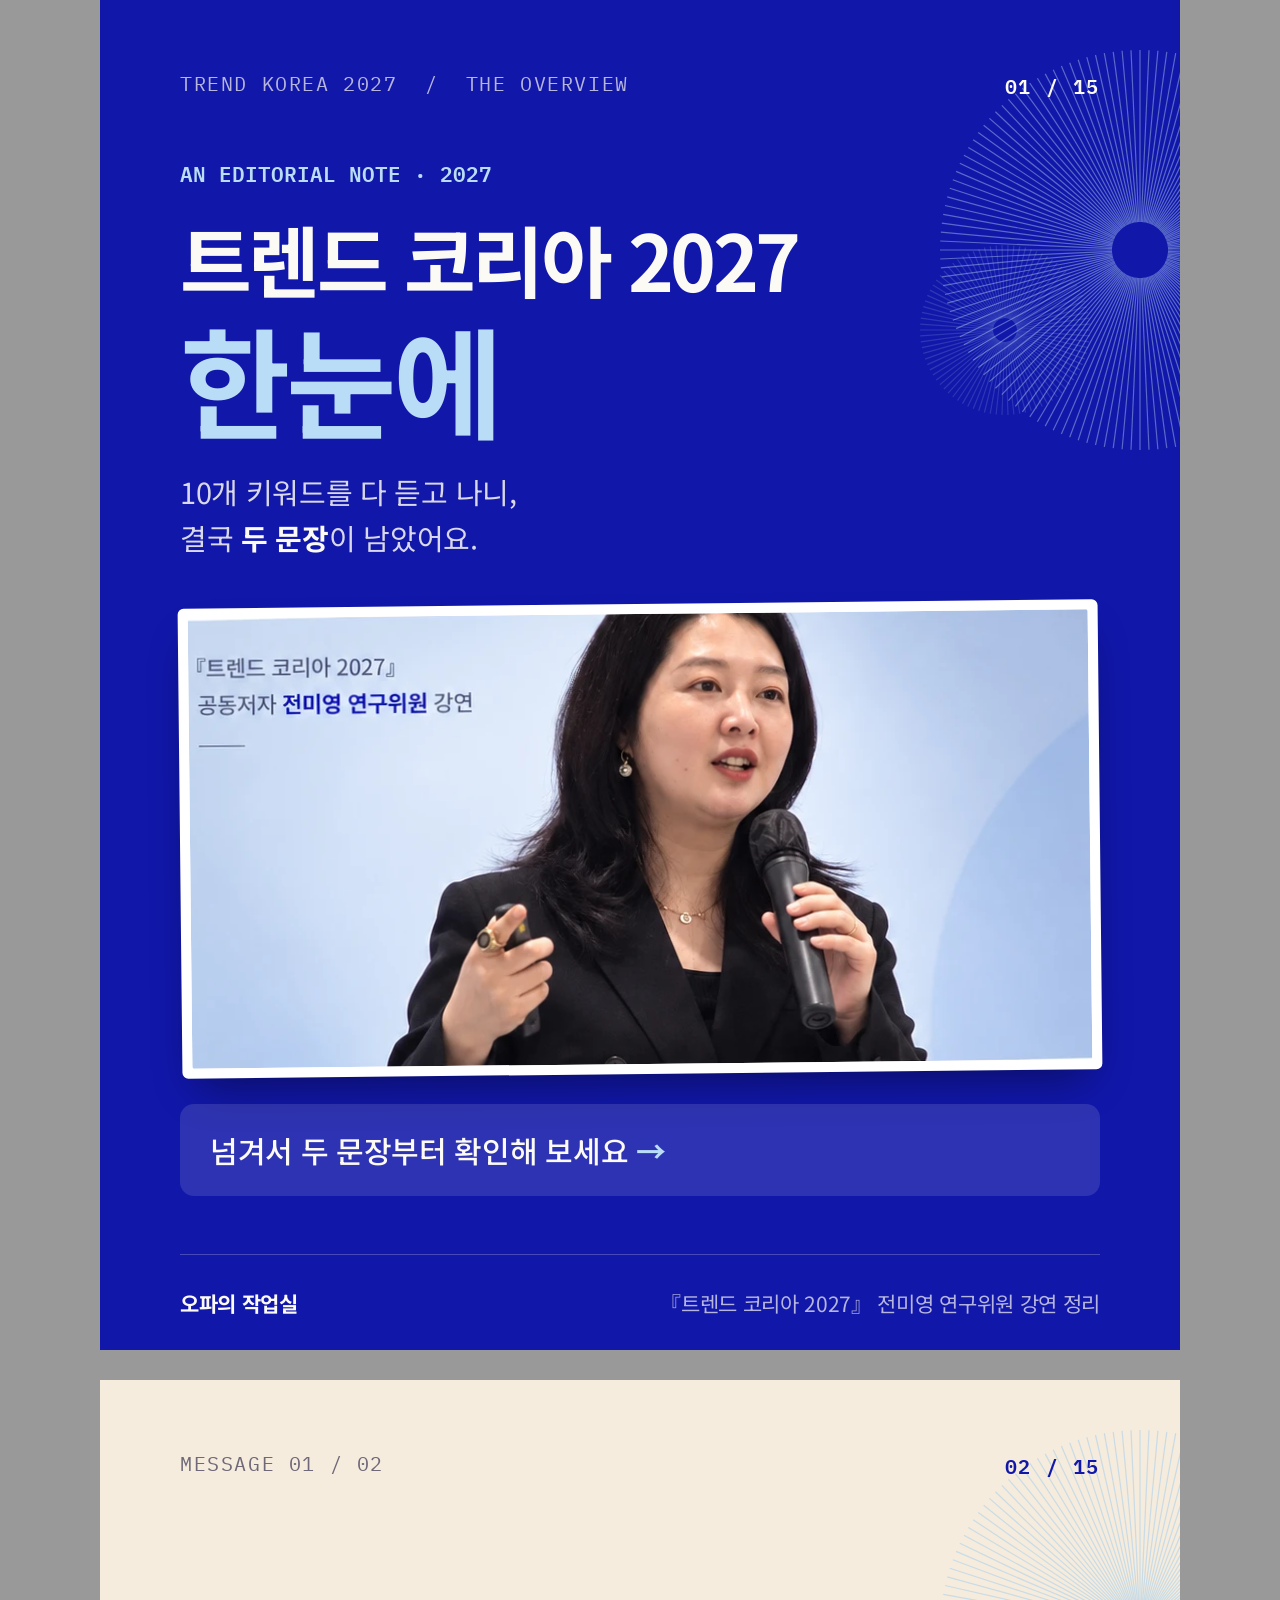
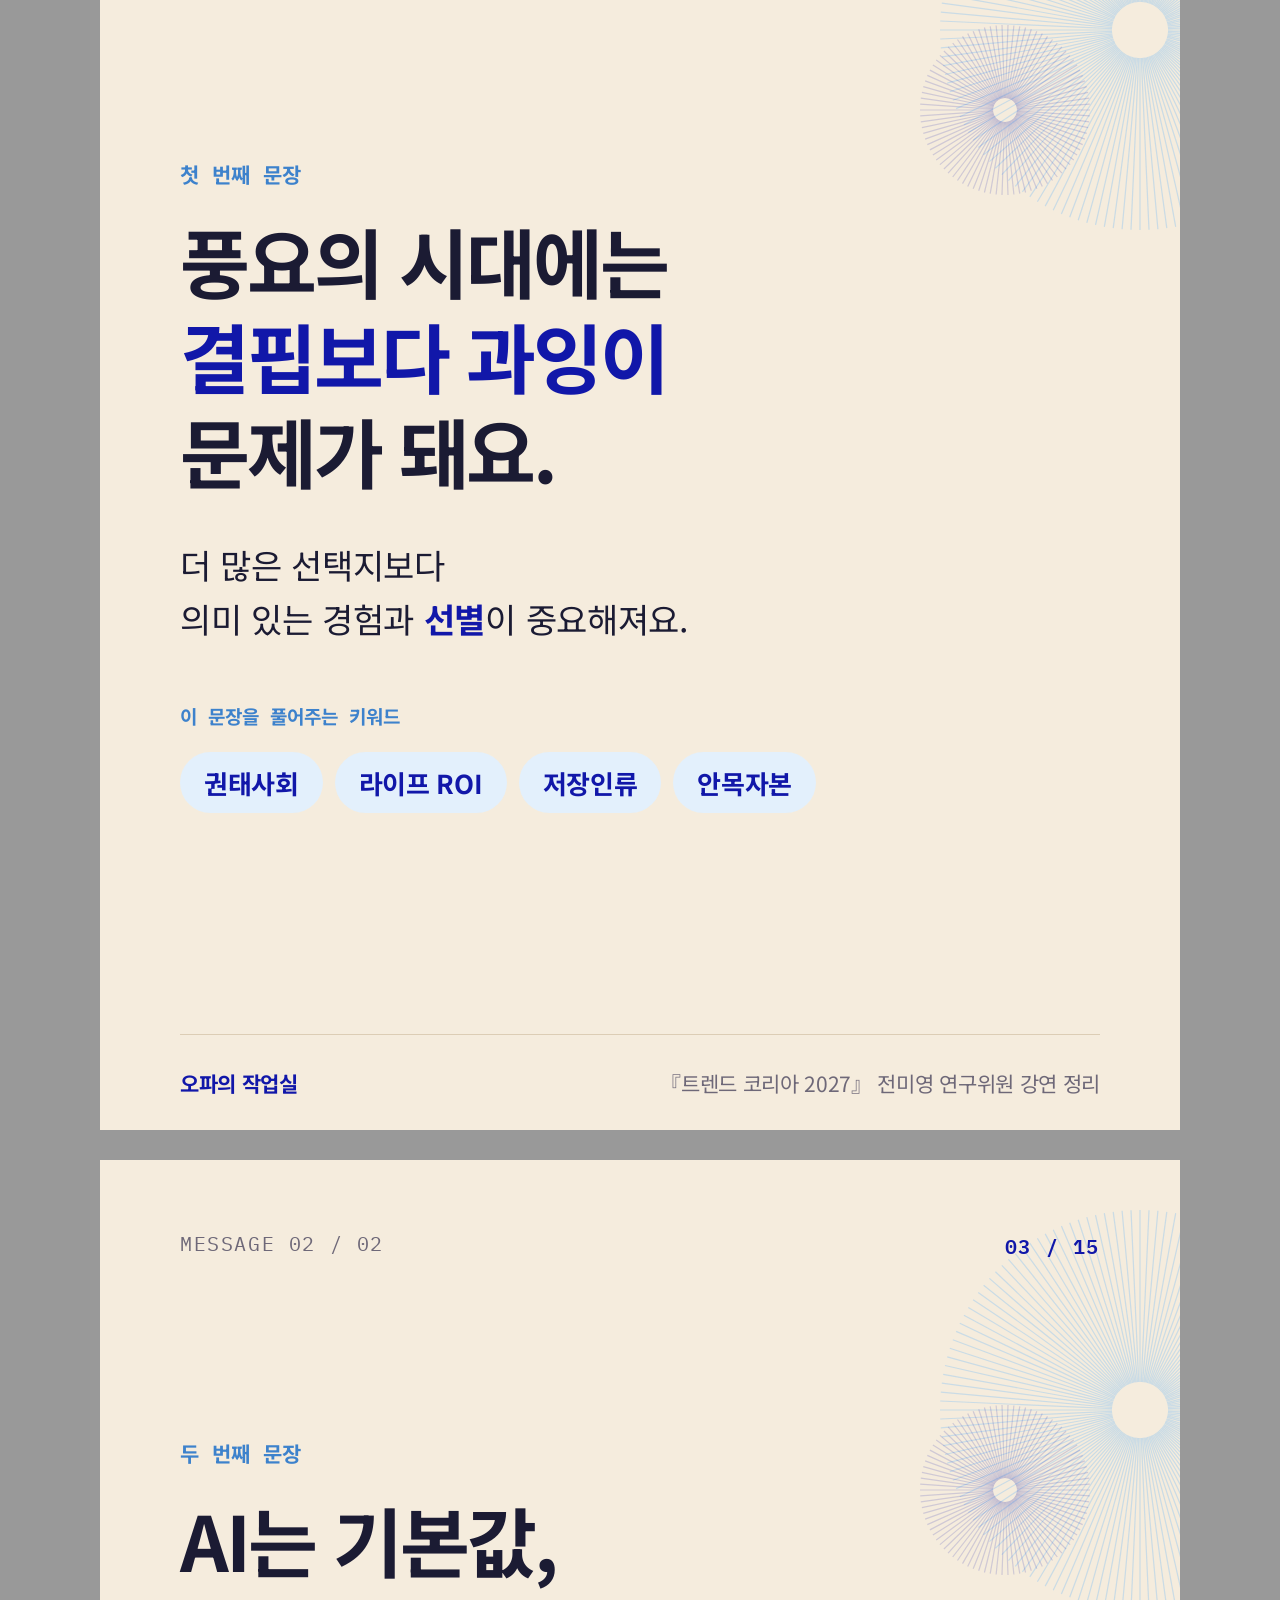
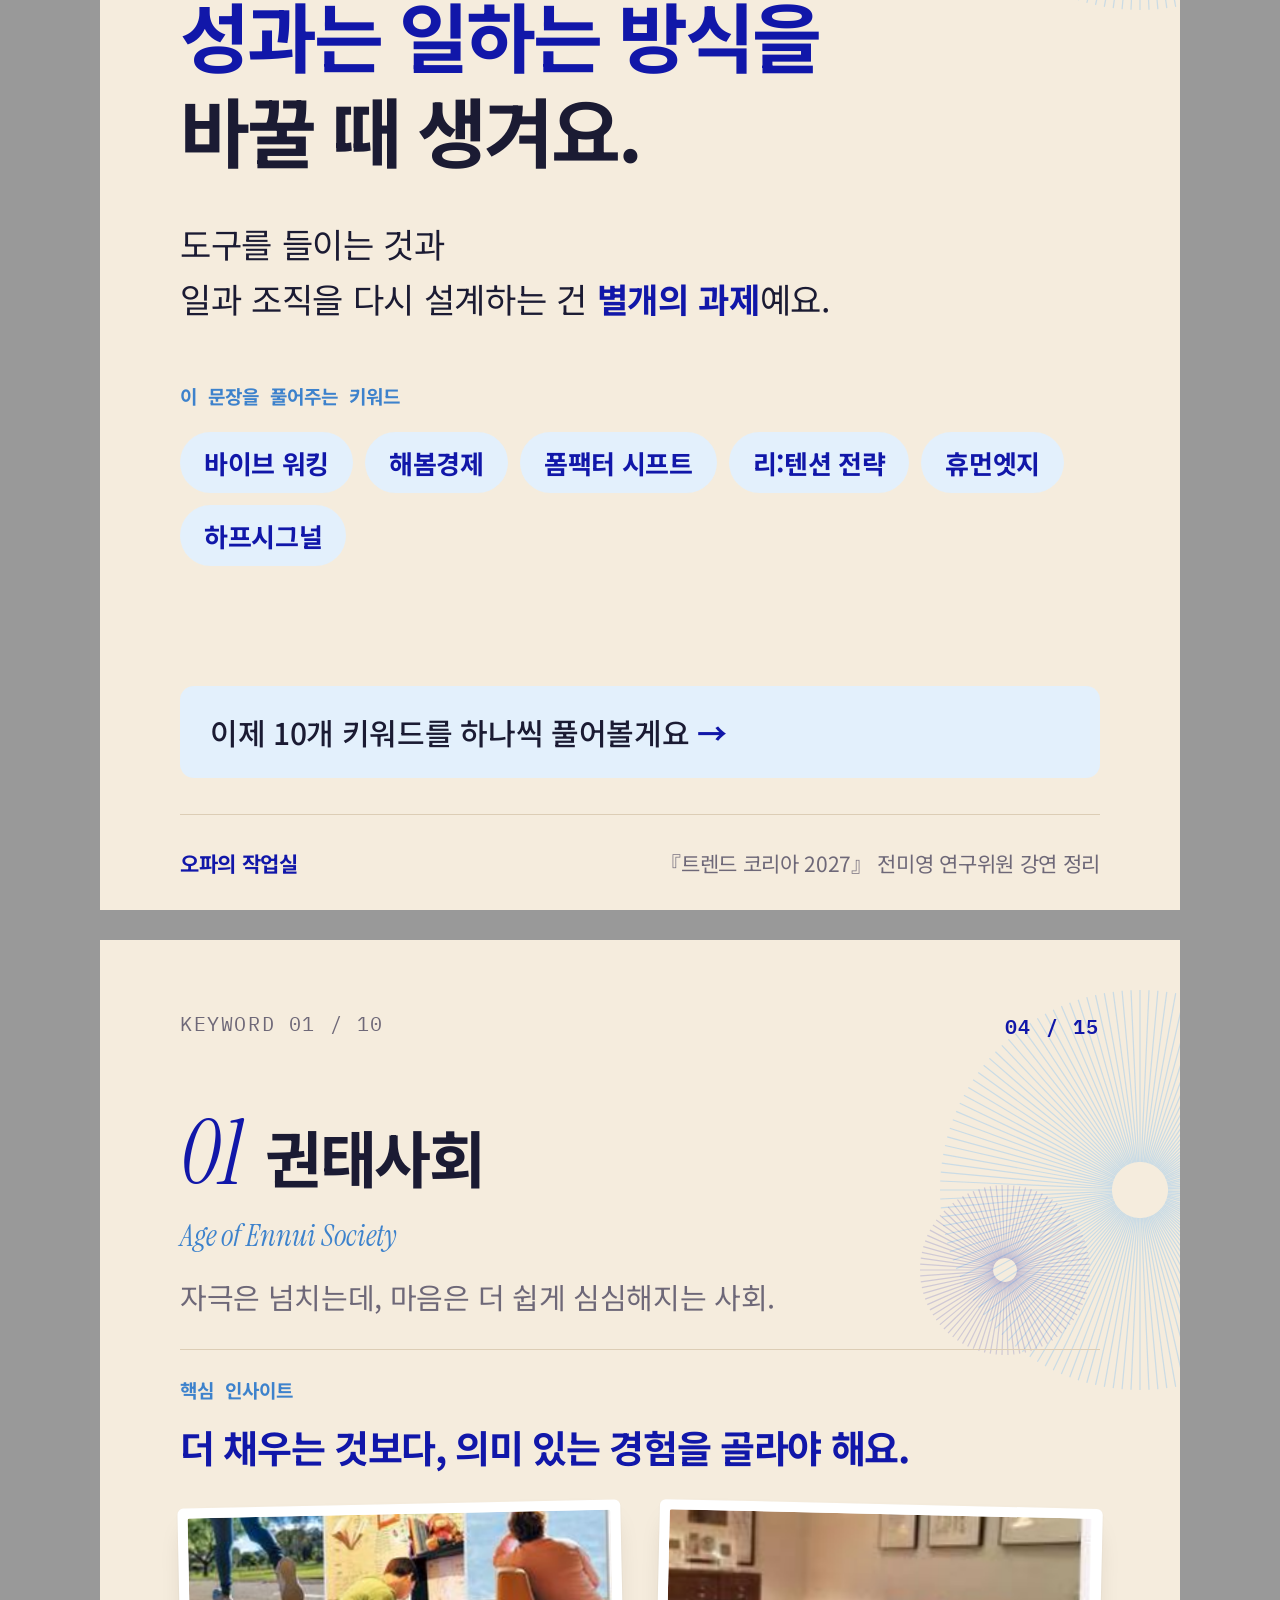
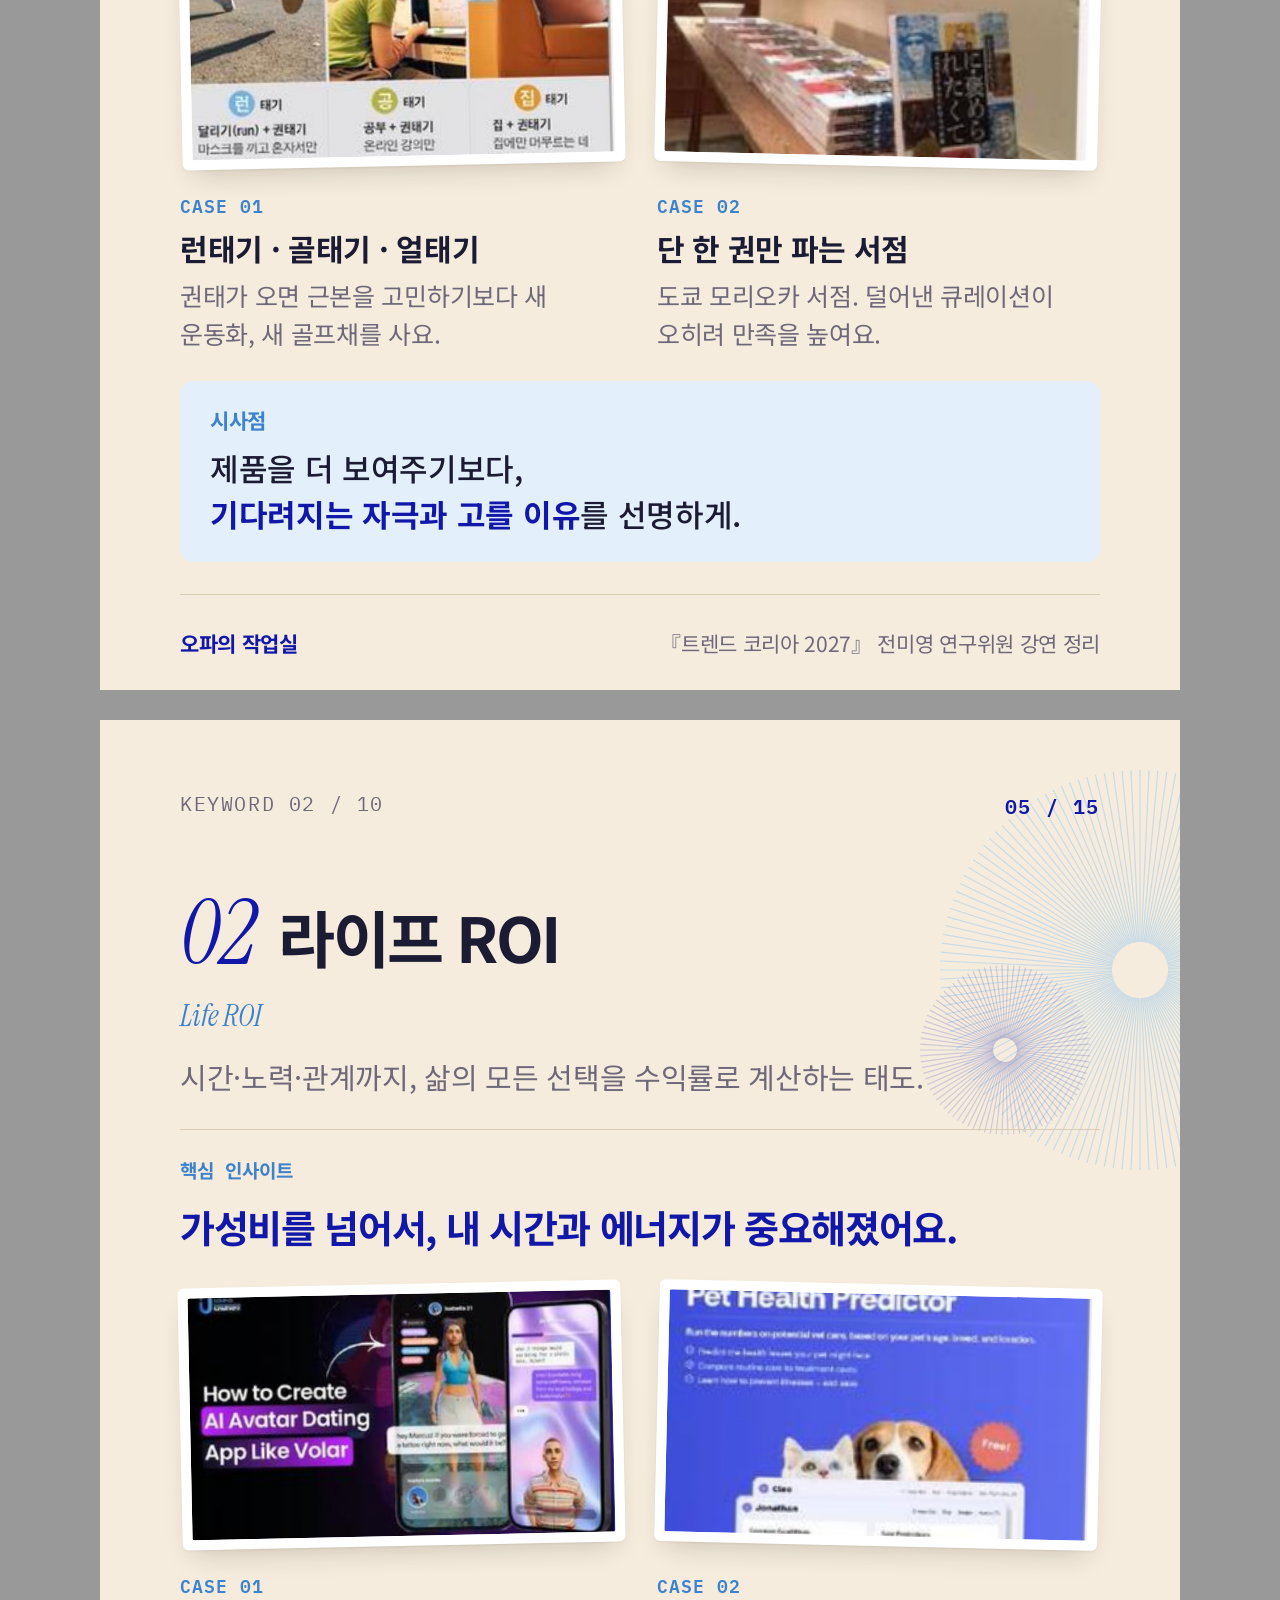
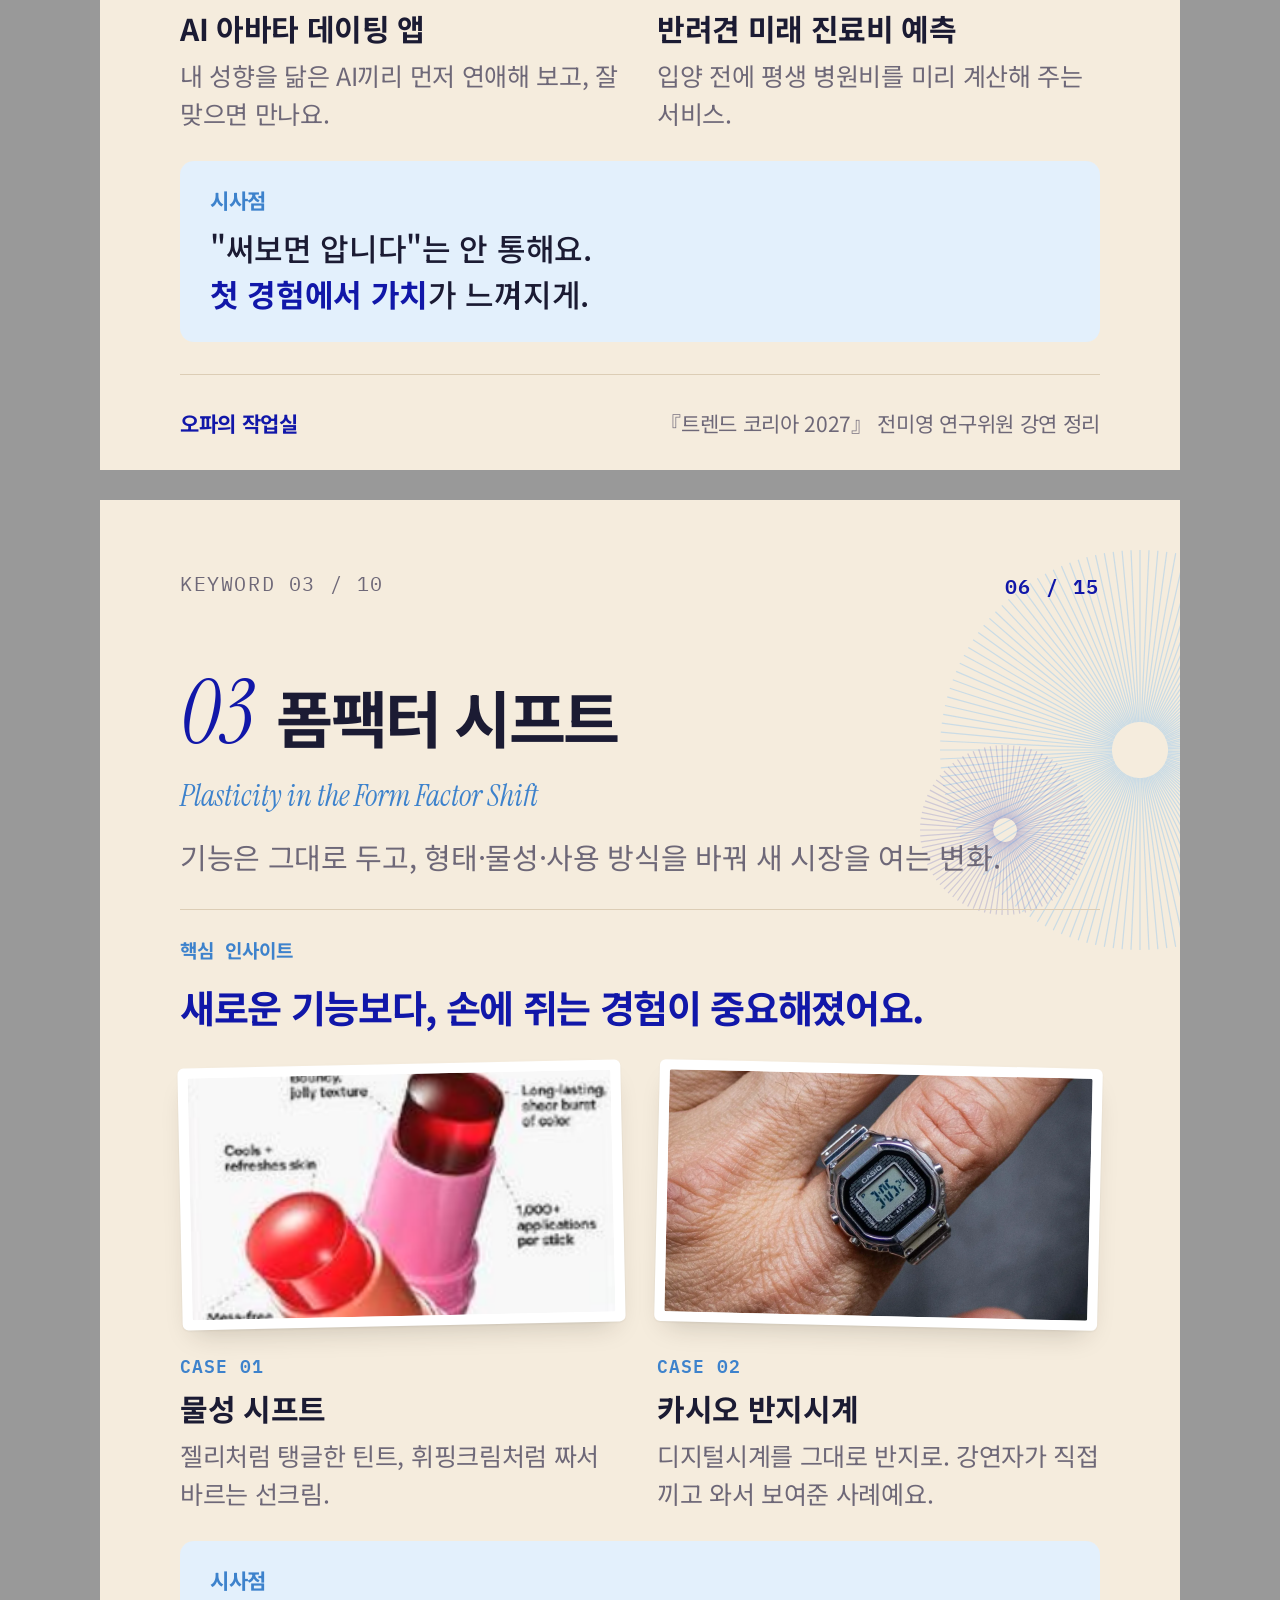
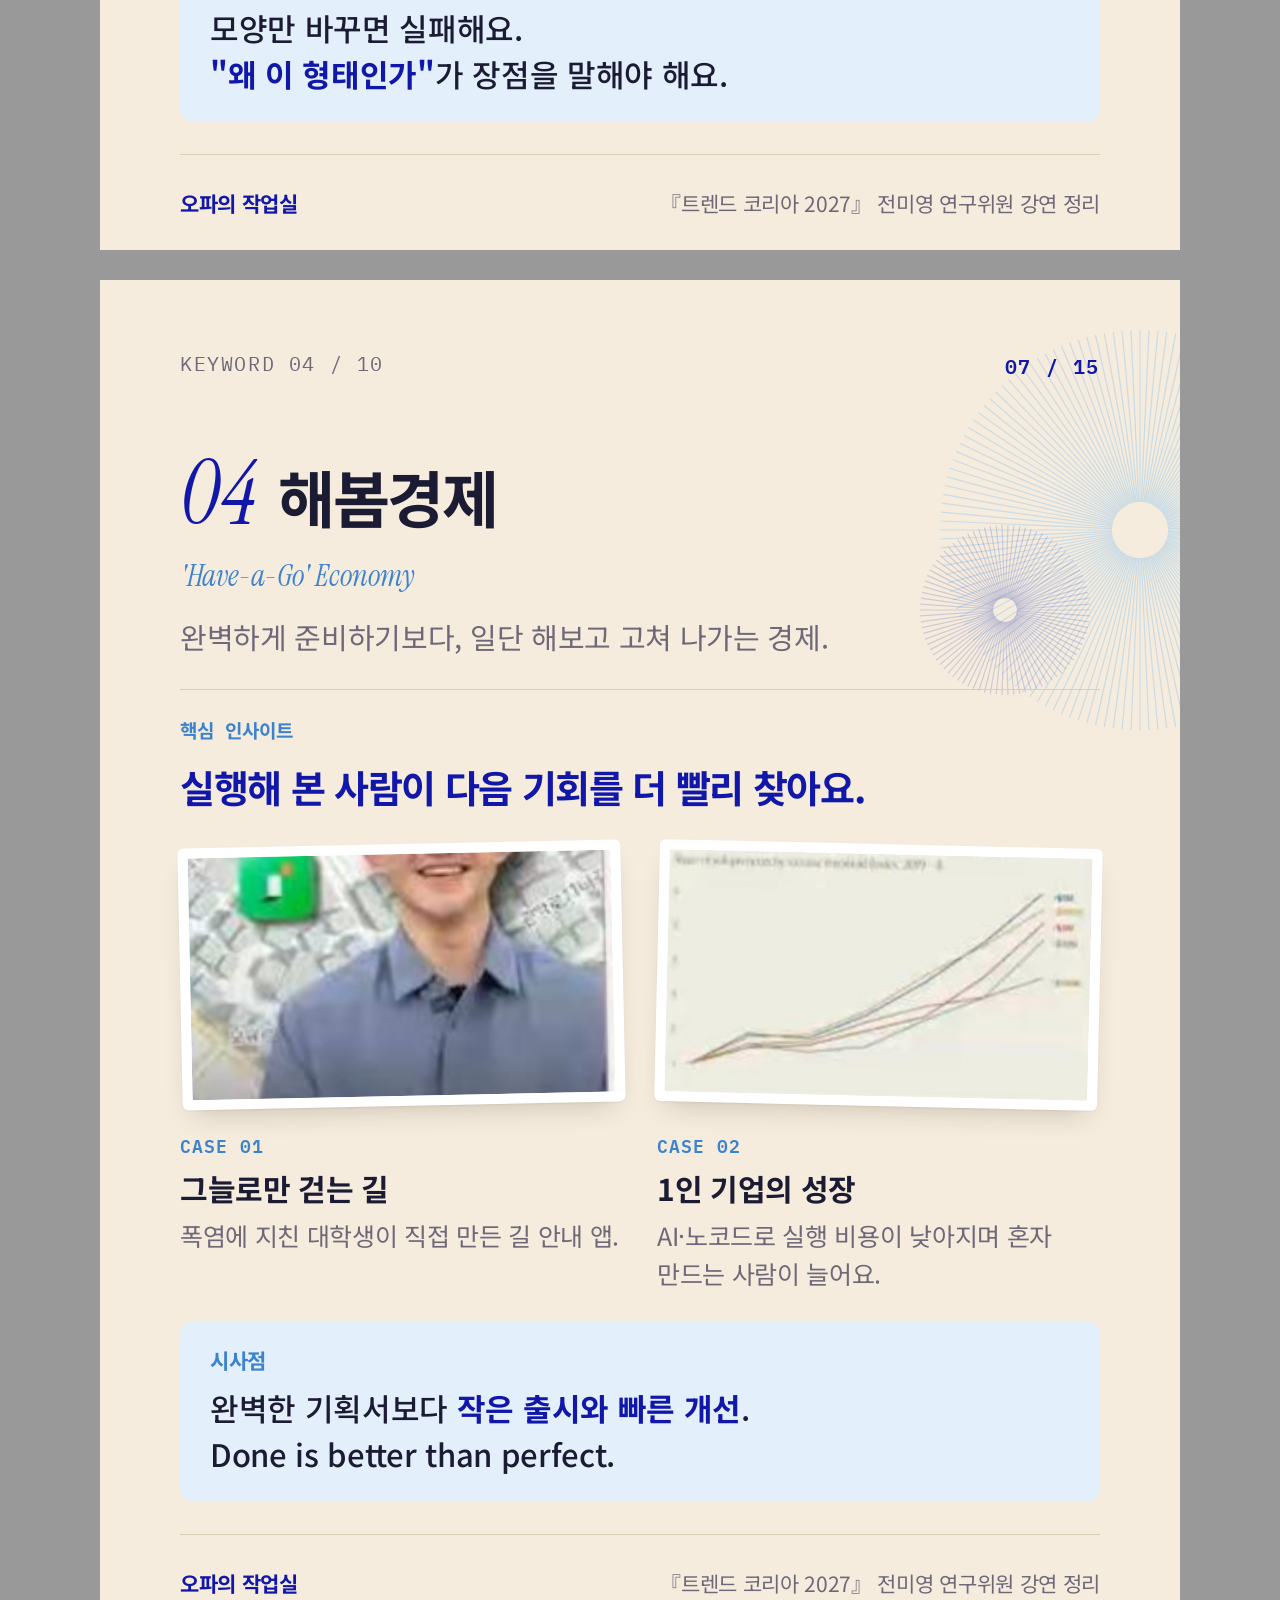
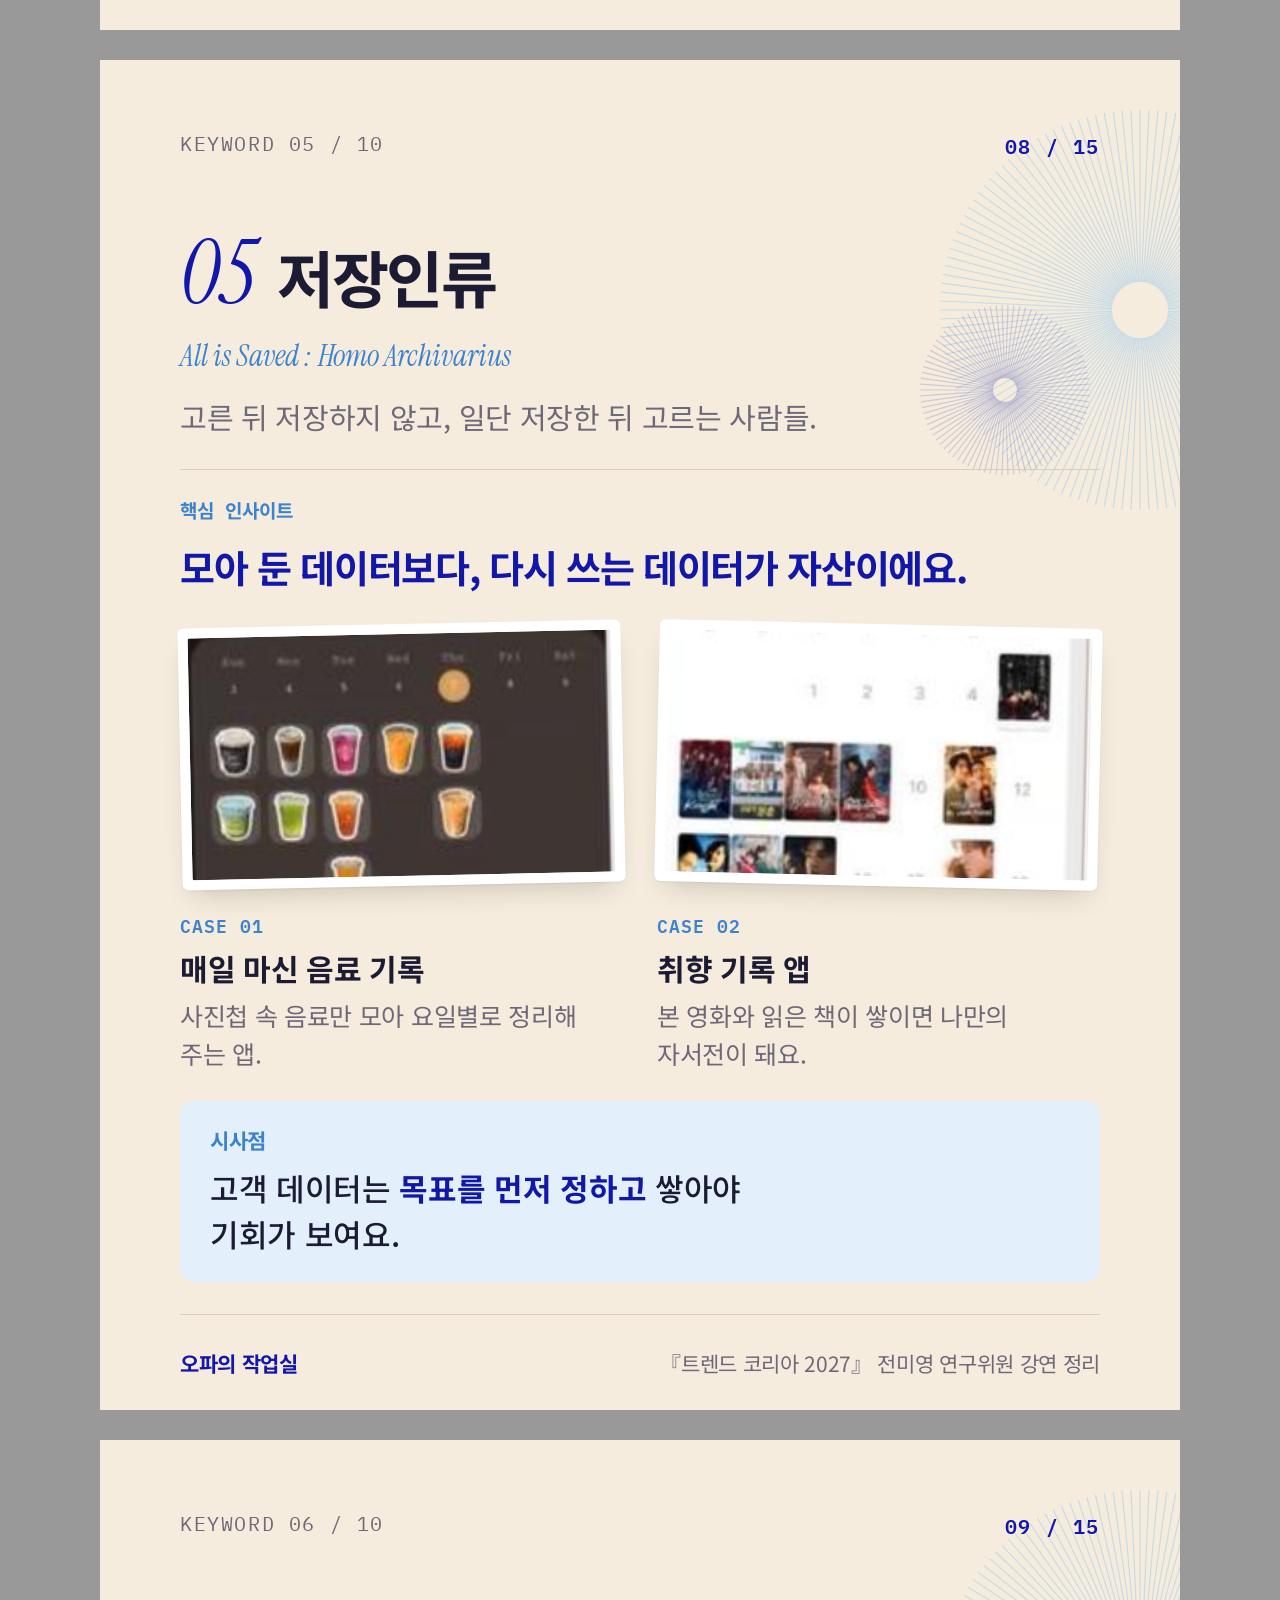
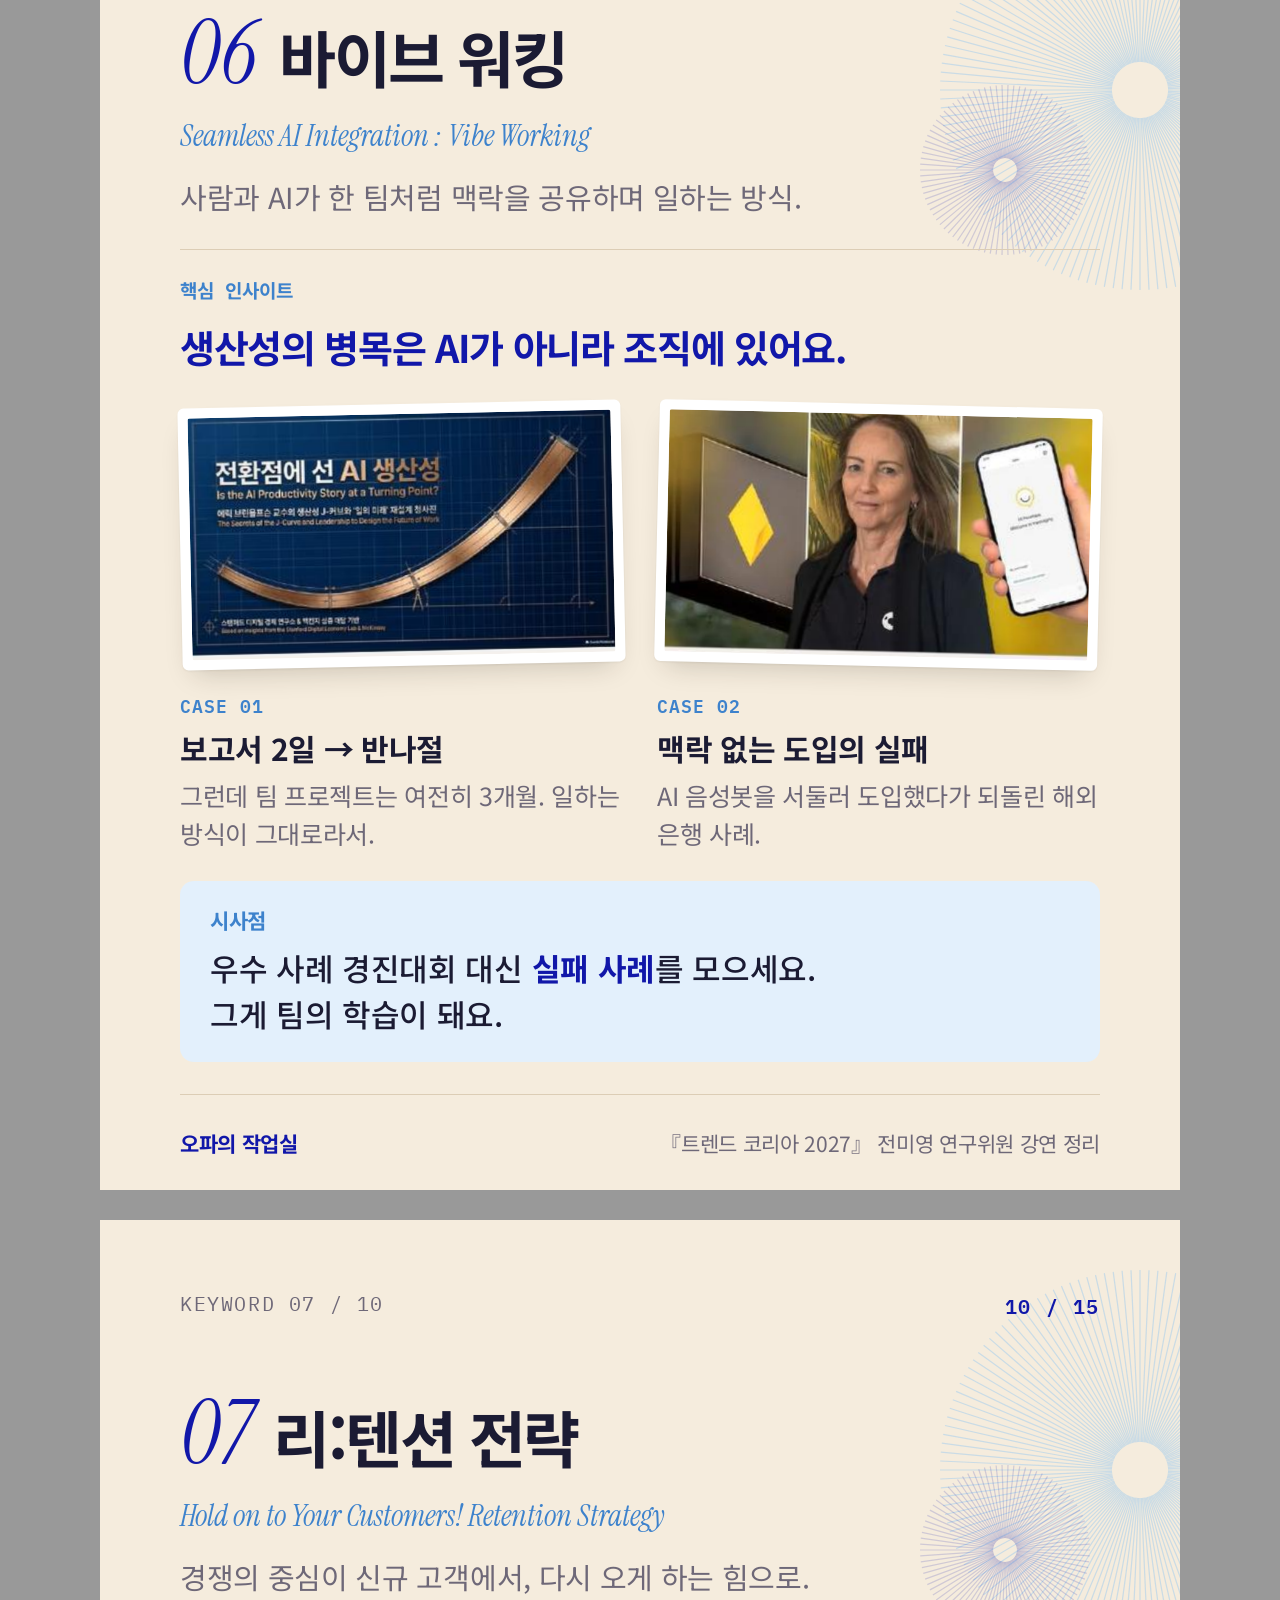
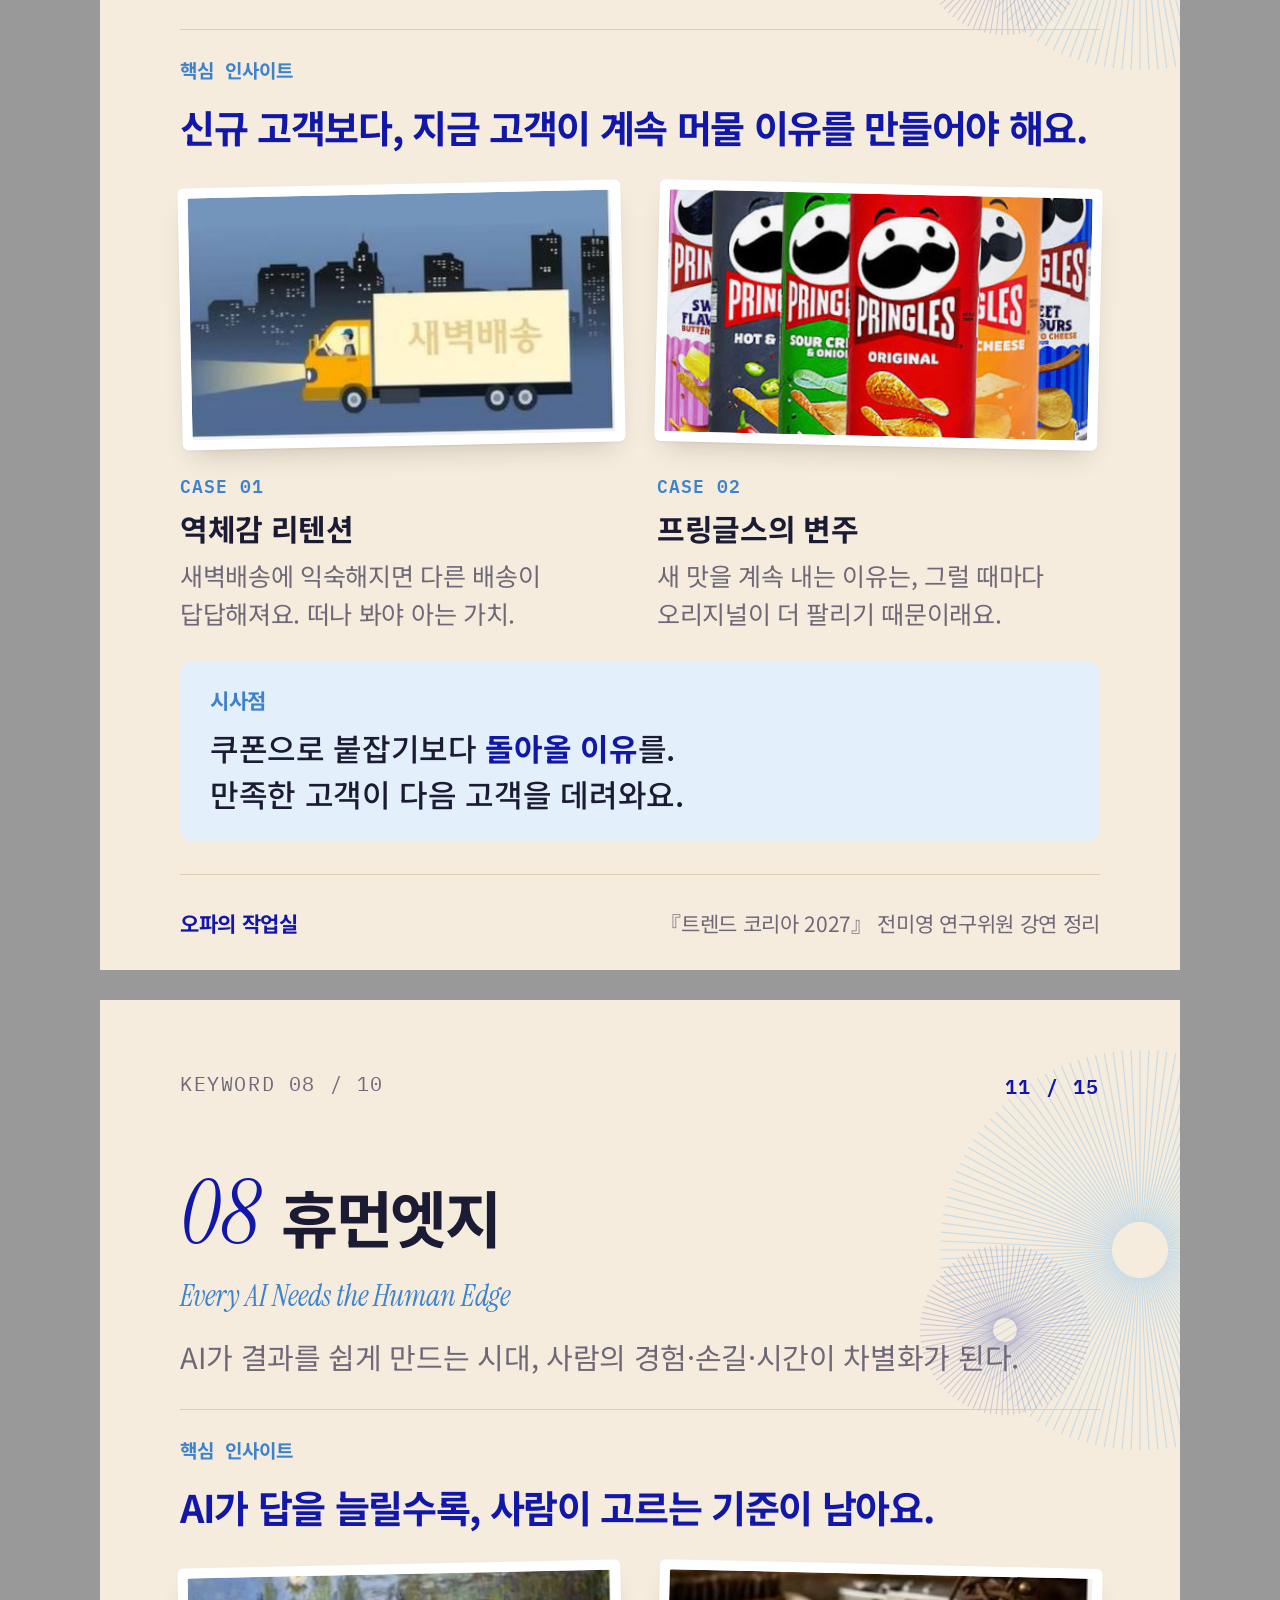
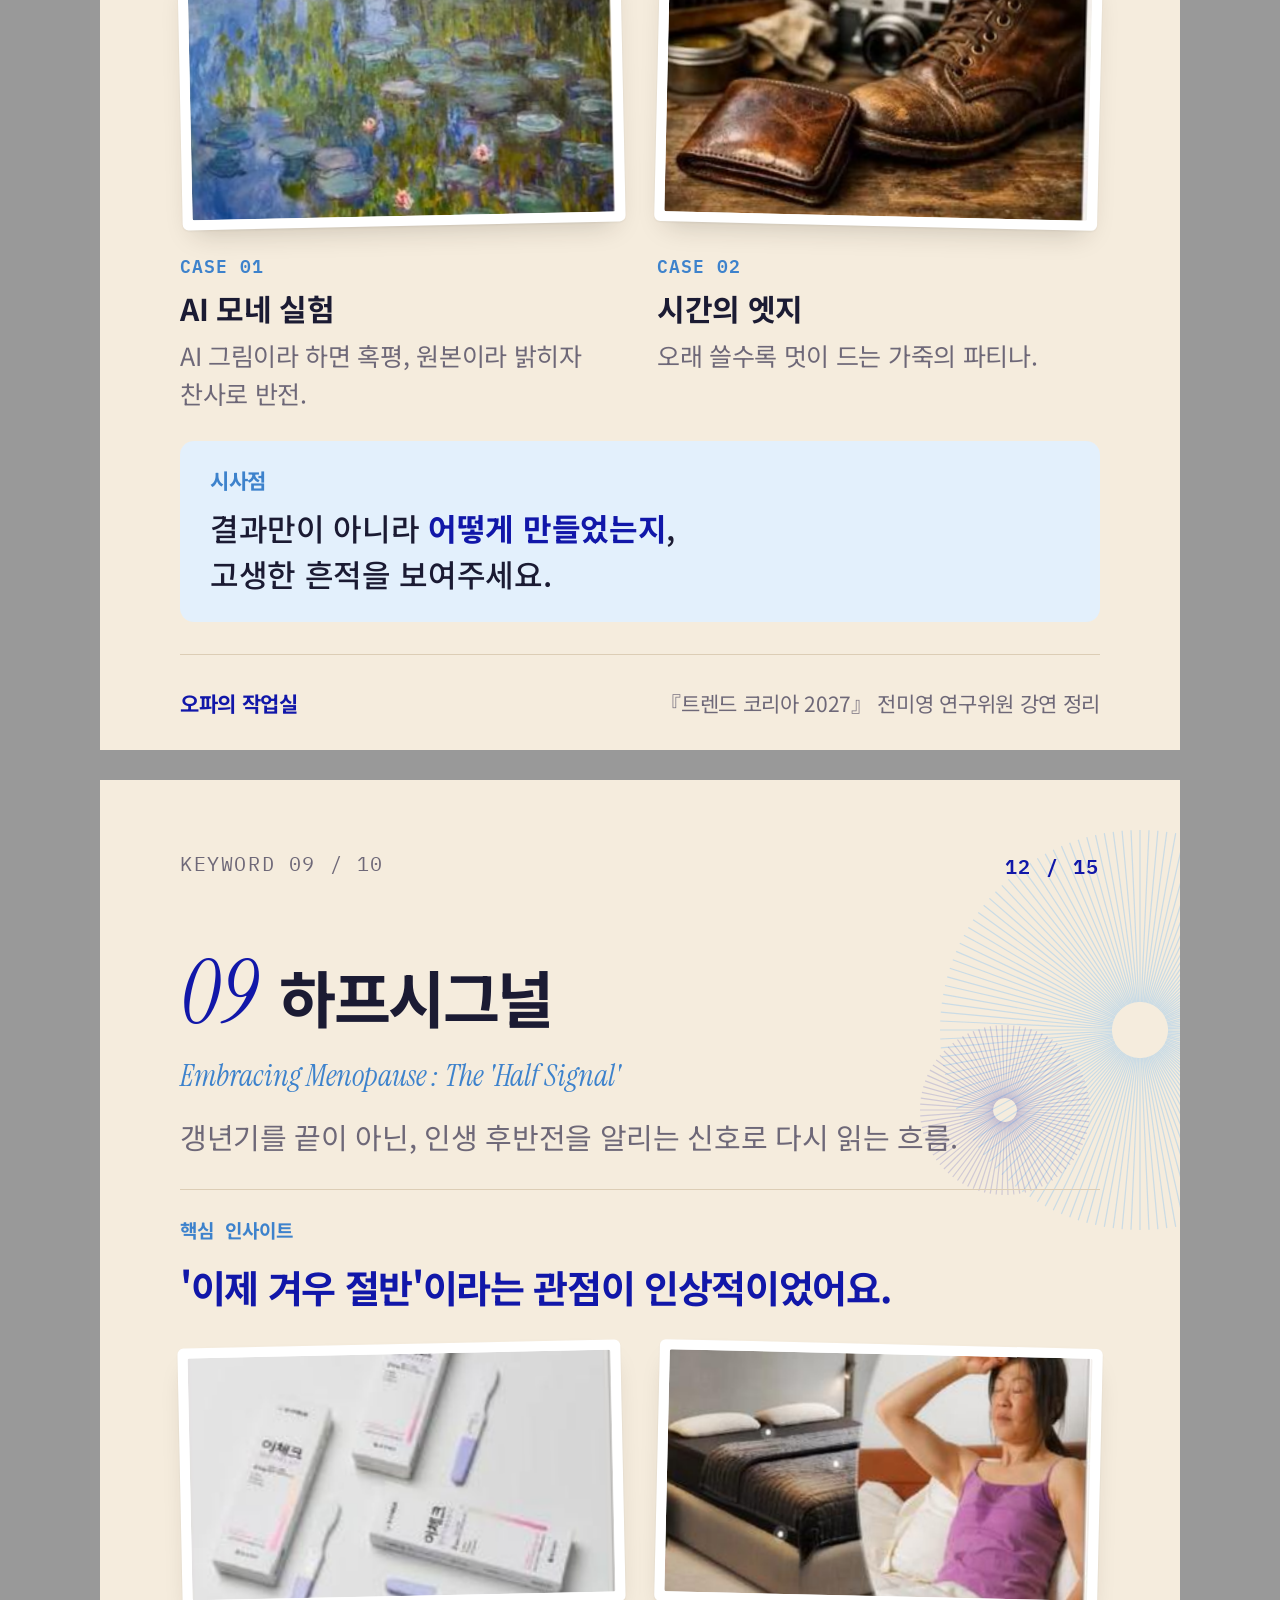
<file: cardnews/trend-korea-2027/full2/full.html>
<!doctype html><html lang="ko"><head><meta charset="utf-8"><title>full</title>
<link rel="stylesheet" href="../fonts/noto.css"><link rel="stylesheet" href="../fonts/extra.css">
<link rel="stylesheet" href="full.css"></head><body>
<section class="card" id="c1"><svg class="deco" viewBox="0 0 1080 1350" aria-hidden="true"><g stroke="#8EC3F0" stroke-width="1.2" stroke-opacity="0.42"><line x1="1068.0" y1="250.0" x2="1240.0" y2="250.0"/><line x1="1068.0" y1="251.3" x2="1239.8" y2="259.0"/><line x1="1067.9" y1="252.5" x2="1239.2" y2="267.9"/><line x1="1067.7" y1="253.8" x2="1238.2" y2="276.8"/><line x1="1067.6" y1="255.0" x2="1236.8" y2="285.7"/><line x1="1067.3" y1="256.2" x2="1235.0" y2="294.5"/><line x1="1067.0" y1="257.4" x2="1232.8" y2="303.2"/><line x1="1066.6" y1="258.7" x2="1230.2" y2="311.8"/><line x1="1066.2" y1="259.8" x2="1227.2" y2="320.3"/><line x1="1065.7" y1="261.0" x2="1223.9" y2="328.6"/><line x1="1065.2" y1="262.1" x2="1220.2" y2="336.8"/><line x1="1064.7" y1="263.3" x2="1216.1" y2="344.8"/><line x1="1064.0" y1="264.4" x2="1211.7" y2="352.6"/><line x1="1063.4" y1="265.4" x2="1206.9" y2="360.2"/><line x1="1062.7" y1="266.5" x2="1201.8" y2="367.6"/><line x1="1061.9" y1="267.5" x2="1196.4" y2="374.7"/><line x1="1061.1" y1="268.4" x2="1190.6" y2="381.6"/><line x1="1060.2" y1="269.3" x2="1184.6" y2="388.2"/><line x1="1059.3" y1="270.2" x2="1178.2" y2="394.6"/><line x1="1058.4" y1="271.1" x2="1171.6" y2="400.6"/><line x1="1057.5" y1="271.9" x2="1164.7" y2="406.4"/><line x1="1056.5" y1="272.7" x2="1157.6" y2="411.8"/><line x1="1055.4" y1="273.4" x2="1150.2" y2="416.9"/><line x1="1054.4" y1="274.0" x2="1142.6" y2="421.7"/><line x1="1053.3" y1="274.7" x2="1134.8" y2="426.1"/><line x1="1052.1" y1="275.2" x2="1126.8" y2="430.2"/><line x1="1051.0" y1="275.7" x2="1118.6" y2="433.9"/><line x1="1049.8" y1="276.2" x2="1110.3" y2="437.2"/><line x1="1048.7" y1="276.6" x2="1101.8" y2="440.2"/><line x1="1047.4" y1="277.0" x2="1093.2" y2="442.8"/><line x1="1046.2" y1="277.3" x2="1084.5" y2="445.0"/><line x1="1045.0" y1="277.6" x2="1075.7" y2="446.8"/><line x1="1043.8" y1="277.7" x2="1066.8" y2="448.2"/><line x1="1042.5" y1="277.9" x2="1057.9" y2="449.2"/><line x1="1041.3" y1="278.0" x2="1049.0" y2="449.8"/><line x1="1040.0" y1="278.0" x2="1040.0" y2="450.0"/><line x1="1038.7" y1="278.0" x2="1031.0" y2="449.8"/><line x1="1037.5" y1="277.9" x2="1022.1" y2="449.2"/><line x1="1036.2" y1="277.7" x2="1013.2" y2="448.2"/><line x1="1035.0" y1="277.6" x2="1004.3" y2="446.8"/><line x1="1033.8" y1="277.3" x2="995.5" y2="445.0"/><line x1="1032.6" y1="277.0" x2="986.8" y2="442.8"/><line x1="1031.3" y1="276.6" x2="978.2" y2="440.2"/><line x1="1030.2" y1="276.2" x2="969.7" y2="437.2"/><line x1="1029.0" y1="275.7" x2="961.4" y2="433.9"/><line x1="1027.9" y1="275.2" x2="953.2" y2="430.2"/><line x1="1026.7" y1="274.7" x2="945.2" y2="426.1"/><line x1="1025.6" y1="274.0" x2="937.4" y2="421.7"/><line x1="1024.6" y1="273.4" x2="929.8" y2="416.9"/><line x1="1023.5" y1="272.7" x2="922.4" y2="411.8"/><line x1="1022.5" y1="271.9" x2="915.3" y2="406.4"/><line x1="1021.6" y1="271.1" x2="908.4" y2="400.6"/><line x1="1020.7" y1="270.2" x2="901.8" y2="394.6"/><line x1="1019.8" y1="269.3" x2="895.4" y2="388.2"/><line x1="1018.9" y1="268.4" x2="889.4" y2="381.6"/><line x1="1018.1" y1="267.5" x2="883.6" y2="374.7"/><line x1="1017.3" y1="266.5" x2="878.2" y2="367.6"/><line x1="1016.6" y1="265.4" x2="873.1" y2="360.2"/><line x1="1016.0" y1="264.4" x2="868.3" y2="352.6"/><line x1="1015.3" y1="263.3" x2="863.9" y2="344.8"/><line x1="1014.8" y1="262.1" x2="859.8" y2="336.8"/><line x1="1014.3" y1="261.0" x2="856.1" y2="328.6"/><line x1="1013.8" y1="259.8" x2="852.8" y2="320.3"/><line x1="1013.4" y1="258.7" x2="849.8" y2="311.8"/><line x1="1013.0" y1="257.4" x2="847.2" y2="303.2"/><line x1="1012.7" y1="256.2" x2="845.0" y2="294.5"/><line x1="1012.4" y1="255.0" x2="843.2" y2="285.7"/><line x1="1012.3" y1="253.8" x2="841.8" y2="276.8"/><line x1="1012.1" y1="252.5" x2="840.8" y2="267.9"/><line x1="1012.0" y1="251.3" x2="840.2" y2="259.0"/><line x1="1012.0" y1="250.0" x2="840.0" y2="250.0"/><line x1="1012.0" y1="248.7" x2="840.2" y2="241.0"/><line x1="1012.1" y1="247.5" x2="840.8" y2="232.1"/><line x1="1012.3" y1="246.2" x2="841.8" y2="223.2"/><line x1="1012.4" y1="245.0" x2="843.2" y2="214.3"/><line x1="1012.7" y1="243.8" x2="845.0" y2="205.5"/><line x1="1013.0" y1="242.6" x2="847.2" y2="196.8"/><line x1="1013.4" y1="241.3" x2="849.8" y2="188.2"/><line x1="1013.8" y1="240.2" x2="852.8" y2="179.7"/><line x1="1014.3" y1="239.0" x2="856.1" y2="171.4"/><line x1="1014.8" y1="237.9" x2="859.8" y2="163.2"/><line x1="1015.3" y1="236.7" x2="863.9" y2="155.2"/><line x1="1016.0" y1="235.6" x2="868.3" y2="147.4"/><line x1="1016.6" y1="234.6" x2="873.1" y2="139.8"/><line x1="1017.3" y1="233.5" x2="878.2" y2="132.4"/><line x1="1018.1" y1="232.5" x2="883.6" y2="125.3"/><line x1="1018.9" y1="231.6" x2="889.4" y2="118.4"/><line x1="1019.8" y1="230.7" x2="895.4" y2="111.8"/><line x1="1020.7" y1="229.8" x2="901.8" y2="105.4"/><line x1="1021.6" y1="228.9" x2="908.4" y2="99.4"/><line x1="1022.5" y1="228.1" x2="915.3" y2="93.6"/><line x1="1023.5" y1="227.3" x2="922.4" y2="88.2"/><line x1="1024.6" y1="226.6" x2="929.8" y2="83.1"/><line x1="1025.6" y1="226.0" x2="937.4" y2="78.3"/><line x1="1026.7" y1="225.3" x2="945.2" y2="73.9"/><line x1="1027.9" y1="224.8" x2="953.2" y2="69.8"/><line x1="1029.0" y1="224.3" x2="961.4" y2="66.1"/><line x1="1030.2" y1="223.8" x2="969.7" y2="62.8"/><line x1="1031.3" y1="223.4" x2="978.2" y2="59.8"/><line x1="1032.6" y1="223.0" x2="986.8" y2="57.2"/><line x1="1033.8" y1="222.7" x2="995.5" y2="55.0"/><line x1="1035.0" y1="222.4" x2="1004.3" y2="53.2"/><line x1="1036.2" y1="222.3" x2="1013.2" y2="51.8"/><line x1="1037.5" y1="222.1" x2="1022.1" y2="50.8"/><line x1="1038.7" y1="222.0" x2="1031.0" y2="50.2"/><line x1="1040.0" y1="222.0" x2="1040.0" y2="50.0"/><line x1="1041.3" y1="222.0" x2="1049.0" y2="50.2"/><line x1="1042.5" y1="222.1" x2="1057.9" y2="50.8"/><line x1="1043.8" y1="222.3" x2="1066.8" y2="51.8"/><line x1="1045.0" y1="222.4" x2="1075.7" y2="53.2"/><line x1="1046.2" y1="222.7" x2="1084.5" y2="55.0"/><line x1="1047.4" y1="223.0" x2="1093.2" y2="57.2"/><line x1="1048.7" y1="223.4" x2="1101.8" y2="59.8"/><line x1="1049.8" y1="223.8" x2="1110.3" y2="62.8"/><line x1="1051.0" y1="224.3" x2="1118.6" y2="66.1"/><line x1="1052.1" y1="224.8" x2="1126.8" y2="69.8"/><line x1="1053.3" y1="225.3" x2="1134.8" y2="73.9"/><line x1="1054.4" y1="226.0" x2="1142.6" y2="78.3"/><line x1="1055.4" y1="226.6" x2="1150.2" y2="83.1"/><line x1="1056.5" y1="227.3" x2="1157.6" y2="88.2"/><line x1="1057.5" y1="228.1" x2="1164.7" y2="93.6"/><line x1="1058.4" y1="228.9" x2="1171.6" y2="99.4"/><line x1="1059.3" y1="229.8" x2="1178.2" y2="105.4"/><line x1="1060.2" y1="230.7" x2="1184.6" y2="111.8"/><line x1="1061.1" y1="231.6" x2="1190.6" y2="118.4"/><line x1="1061.9" y1="232.5" x2="1196.4" y2="125.3"/><line x1="1062.7" y1="233.5" x2="1201.8" y2="132.4"/><line x1="1063.4" y1="234.6" x2="1206.9" y2="139.8"/><line x1="1064.0" y1="235.6" x2="1211.7" y2="147.4"/><line x1="1064.7" y1="236.7" x2="1216.1" y2="155.2"/><line x1="1065.2" y1="237.9" x2="1220.2" y2="163.2"/><line x1="1065.7" y1="239.0" x2="1223.9" y2="171.4"/><line x1="1066.2" y1="240.2" x2="1227.2" y2="179.7"/><line x1="1066.6" y1="241.3" x2="1230.2" y2="188.2"/><line x1="1067.0" y1="242.6" x2="1232.8" y2="196.8"/><line x1="1067.3" y1="243.8" x2="1235.0" y2="205.5"/><line x1="1067.6" y1="245.0" x2="1236.8" y2="214.3"/><line x1="1067.7" y1="246.2" x2="1238.2" y2="223.2"/><line x1="1067.9" y1="247.5" x2="1239.2" y2="232.1"/><line x1="1068.0" y1="248.7" x2="1239.8" y2="241.0"/></g><g stroke="#1117A9" stroke-width="1.2" stroke-opacity="0.16"><line x1="916.9" y1="330.0" x2="990.0" y2="330.0"/><line x1="916.9" y1="330.8" x2="989.8" y2="335.9"/><line x1="916.8" y1="331.7" x2="989.2" y2="341.8"/><line x1="916.6" y1="332.5" x2="988.1" y2="347.7"/><line x1="916.4" y1="333.3" x2="986.7" y2="353.4"/><line x1="916.2" y1="334.1" x2="984.9" y2="359.1"/><line x1="915.9" y1="334.8" x2="982.7" y2="364.6"/><line x1="915.5" y1="335.6" x2="980.1" y2="369.9"/><line x1="915.1" y1="336.3" x2="977.1" y2="375.0"/><line x1="914.6" y1="337.0" x2="973.8" y2="380.0"/><line x1="914.1" y1="337.6" x2="970.1" y2="384.6"/><line x1="913.6" y1="338.3" x2="966.1" y2="389.0"/><line x1="913.0" y1="338.8" x2="961.9" y2="393.2"/><line x1="912.3" y1="339.4" x2="957.3" y2="397.0"/><line x1="911.7" y1="339.9" x2="952.5" y2="400.5"/><line x1="911.0" y1="340.3" x2="947.5" y2="403.6"/><line x1="910.2" y1="340.7" x2="942.3" y2="406.4"/><line x1="909.5" y1="341.0" x2="936.8" y2="408.8"/><line x1="908.7" y1="341.3" x2="931.3" y2="410.8"/><line x1="907.9" y1="341.5" x2="925.6" y2="412.5"/><line x1="907.1" y1="341.7" x2="919.8" y2="413.7"/><line x1="906.2" y1="341.8" x2="913.9" y2="414.5"/><line x1="905.4" y1="341.9" x2="908.0" y2="414.9"/><line x1="904.6" y1="341.9" x2="902.0" y2="414.9"/><line x1="903.8" y1="341.8" x2="896.1" y2="414.5"/><line x1="902.9" y1="341.7" x2="890.2" y2="413.7"/><line x1="902.1" y1="341.5" x2="884.4" y2="412.5"/><line x1="901.3" y1="341.3" x2="878.7" y2="410.8"/><line x1="900.5" y1="341.0" x2="873.2" y2="408.8"/><line x1="899.8" y1="340.7" x2="867.7" y2="406.4"/><line x1="899.0" y1="340.3" x2="862.5" y2="403.6"/><line x1="898.3" y1="339.9" x2="857.5" y2="400.5"/><line x1="897.7" y1="339.4" x2="852.7" y2="397.0"/><line x1="897.0" y1="338.8" x2="848.1" y2="393.2"/><line x1="896.4" y1="338.3" x2="843.9" y2="389.0"/><line x1="895.9" y1="337.6" x2="839.9" y2="384.6"/><line x1="895.4" y1="337.0" x2="836.2" y2="380.0"/><line x1="894.9" y1="336.3" x2="832.9" y2="375.0"/><line x1="894.5" y1="335.6" x2="829.9" y2="369.9"/><line x1="894.1" y1="334.8" x2="827.3" y2="364.6"/><line x1="893.8" y1="334.1" x2="825.1" y2="359.1"/><line x1="893.6" y1="333.3" x2="823.3" y2="353.4"/><line x1="893.4" y1="332.5" x2="821.9" y2="347.7"/><line x1="893.2" y1="331.7" x2="820.8" y2="341.8"/><line x1="893.1" y1="330.8" x2="820.2" y2="335.9"/><line x1="893.1" y1="330.0" x2="820.0" y2="330.0"/><line x1="893.1" y1="329.2" x2="820.2" y2="324.1"/><line x1="893.2" y1="328.3" x2="820.8" y2="318.2"/><line x1="893.4" y1="327.5" x2="821.9" y2="312.3"/><line x1="893.6" y1="326.7" x2="823.3" y2="306.6"/><line x1="893.8" y1="325.9" x2="825.1" y2="300.9"/><line x1="894.1" y1="325.2" x2="827.3" y2="295.4"/><line x1="894.5" y1="324.4" x2="829.9" y2="290.1"/><line x1="894.9" y1="323.7" x2="832.9" y2="285.0"/><line x1="895.4" y1="323.0" x2="836.2" y2="280.0"/><line x1="895.9" y1="322.4" x2="839.9" y2="275.4"/><line x1="896.4" y1="321.7" x2="843.9" y2="271.0"/><line x1="897.0" y1="321.2" x2="848.1" y2="266.8"/><line x1="897.7" y1="320.6" x2="852.7" y2="263.0"/><line x1="898.3" y1="320.1" x2="857.5" y2="259.5"/><line x1="899.0" y1="319.7" x2="862.5" y2="256.4"/><line x1="899.8" y1="319.3" x2="867.7" y2="253.6"/><line x1="900.5" y1="319.0" x2="873.2" y2="251.2"/><line x1="901.3" y1="318.7" x2="878.7" y2="249.2"/><line x1="902.1" y1="318.5" x2="884.4" y2="247.5"/><line x1="902.9" y1="318.3" x2="890.2" y2="246.3"/><line x1="903.8" y1="318.2" x2="896.1" y2="245.5"/><line x1="904.6" y1="318.1" x2="902.0" y2="245.1"/><line x1="905.4" y1="318.1" x2="908.0" y2="245.1"/><line x1="906.2" y1="318.2" x2="913.9" y2="245.5"/><line x1="907.1" y1="318.3" x2="919.8" y2="246.3"/><line x1="907.9" y1="318.5" x2="925.6" y2="247.5"/><line x1="908.7" y1="318.7" x2="931.3" y2="249.2"/><line x1="909.5" y1="319.0" x2="936.8" y2="251.2"/><line x1="910.2" y1="319.3" x2="942.3" y2="253.6"/><line x1="911.0" y1="319.7" x2="947.5" y2="256.4"/><line x1="911.7" y1="320.1" x2="952.5" y2="259.5"/><line x1="912.3" y1="320.6" x2="957.3" y2="263.0"/><line x1="913.0" y1="321.2" x2="961.9" y2="266.8"/><line x1="913.6" y1="321.7" x2="966.1" y2="271.0"/><line x1="914.1" y1="322.4" x2="970.1" y2="275.4"/><line x1="914.6" y1="323.0" x2="973.8" y2="280.0"/><line x1="915.1" y1="323.7" x2="977.1" y2="285.0"/><line x1="915.5" y1="324.4" x2="980.1" y2="290.1"/><line x1="915.9" y1="325.2" x2="982.7" y2="295.4"/><line x1="916.2" y1="325.9" x2="984.9" y2="300.9"/><line x1="916.4" y1="326.7" x2="986.7" y2="306.6"/><line x1="916.6" y1="327.5" x2="988.1" y2="312.3"/><line x1="916.8" y1="328.3" x2="989.2" y2="318.2"/><line x1="916.9" y1="329.2" x2="989.8" y2="324.1"/></g></svg>
  <div class="top"><span>TREND KOREA 2027 &nbsp;/&nbsp; THE OVERVIEW</span><b>01 / 15</b></div>
  
  <div class="lab big">AN EDITORIAL NOTE · 2027</div>
  <h1>트렌드 코리아 2027<br><span>한눈에</span></h1>
  <p class="def">10개 키워드를 다 듣고 나니,<br>결국 <b class="u">두 문장</b>이 남았어요.</p>
  <div class="ph cover-rect"><img src="../img/cover_speaker_rect.png" alt=""></div>
  <div class="banner">넘겨서 두 문장부터 확인해 보세요 <b>→</b></div>
  <div class="foot"><span>오파의 작업실</span><span>『트렌드 코리아 2027』 전미영 연구위원 강연 정리</span></div>
</section>
<section class="card" id="c2"><svg class="deco" viewBox="0 0 1080 1350" aria-hidden="true"><g stroke="#8EC3F0" stroke-width="1.2" stroke-opacity="0.42"><line x1="1068.0" y1="250.0" x2="1240.0" y2="250.0"/><line x1="1068.0" y1="251.3" x2="1239.8" y2="259.0"/><line x1="1067.9" y1="252.5" x2="1239.2" y2="267.9"/><line x1="1067.7" y1="253.8" x2="1238.2" y2="276.8"/><line x1="1067.6" y1="255.0" x2="1236.8" y2="285.7"/><line x1="1067.3" y1="256.2" x2="1235.0" y2="294.5"/><line x1="1067.0" y1="257.4" x2="1232.8" y2="303.2"/><line x1="1066.6" y1="258.7" x2="1230.2" y2="311.8"/><line x1="1066.2" y1="259.8" x2="1227.2" y2="320.3"/><line x1="1065.7" y1="261.0" x2="1223.9" y2="328.6"/><line x1="1065.2" y1="262.1" x2="1220.2" y2="336.8"/><line x1="1064.7" y1="263.3" x2="1216.1" y2="344.8"/><line x1="1064.0" y1="264.4" x2="1211.7" y2="352.6"/><line x1="1063.4" y1="265.4" x2="1206.9" y2="360.2"/><line x1="1062.7" y1="266.5" x2="1201.8" y2="367.6"/><line x1="1061.9" y1="267.5" x2="1196.4" y2="374.7"/><line x1="1061.1" y1="268.4" x2="1190.6" y2="381.6"/><line x1="1060.2" y1="269.3" x2="1184.6" y2="388.2"/><line x1="1059.3" y1="270.2" x2="1178.2" y2="394.6"/><line x1="1058.4" y1="271.1" x2="1171.6" y2="400.6"/><line x1="1057.5" y1="271.9" x2="1164.7" y2="406.4"/><line x1="1056.5" y1="272.7" x2="1157.6" y2="411.8"/><line x1="1055.4" y1="273.4" x2="1150.2" y2="416.9"/><line x1="1054.4" y1="274.0" x2="1142.6" y2="421.7"/><line x1="1053.3" y1="274.7" x2="1134.8" y2="426.1"/><line x1="1052.1" y1="275.2" x2="1126.8" y2="430.2"/><line x1="1051.0" y1="275.7" x2="1118.6" y2="433.9"/><line x1="1049.8" y1="276.2" x2="1110.3" y2="437.2"/><line x1="1048.7" y1="276.6" x2="1101.8" y2="440.2"/><line x1="1047.4" y1="277.0" x2="1093.2" y2="442.8"/><line x1="1046.2" y1="277.3" x2="1084.5" y2="445.0"/><line x1="1045.0" y1="277.6" x2="1075.7" y2="446.8"/><line x1="1043.8" y1="277.7" x2="1066.8" y2="448.2"/><line x1="1042.5" y1="277.9" x2="1057.9" y2="449.2"/><line x1="1041.3" y1="278.0" x2="1049.0" y2="449.8"/><line x1="1040.0" y1="278.0" x2="1040.0" y2="450.0"/><line x1="1038.7" y1="278.0" x2="1031.0" y2="449.8"/><line x1="1037.5" y1="277.9" x2="1022.1" y2="449.2"/><line x1="1036.2" y1="277.7" x2="1013.2" y2="448.2"/><line x1="1035.0" y1="277.6" x2="1004.3" y2="446.8"/><line x1="1033.8" y1="277.3" x2="995.5" y2="445.0"/><line x1="1032.6" y1="277.0" x2="986.8" y2="442.8"/><line x1="1031.3" y1="276.6" x2="978.2" y2="440.2"/><line x1="1030.2" y1="276.2" x2="969.7" y2="437.2"/><line x1="1029.0" y1="275.7" x2="961.4" y2="433.9"/><line x1="1027.9" y1="275.2" x2="953.2" y2="430.2"/><line x1="1026.7" y1="274.7" x2="945.2" y2="426.1"/><line x1="1025.6" y1="274.0" x2="937.4" y2="421.7"/><line x1="1024.6" y1="273.4" x2="929.8" y2="416.9"/><line x1="1023.5" y1="272.7" x2="922.4" y2="411.8"/><line x1="1022.5" y1="271.9" x2="915.3" y2="406.4"/><line x1="1021.6" y1="271.1" x2="908.4" y2="400.6"/><line x1="1020.7" y1="270.2" x2="901.8" y2="394.6"/><line x1="1019.8" y1="269.3" x2="895.4" y2="388.2"/><line x1="1018.9" y1="268.4" x2="889.4" y2="381.6"/><line x1="1018.1" y1="267.5" x2="883.6" y2="374.7"/><line x1="1017.3" y1="266.5" x2="878.2" y2="367.6"/><line x1="1016.6" y1="265.4" x2="873.1" y2="360.2"/><line x1="1016.0" y1="264.4" x2="868.3" y2="352.6"/><line x1="1015.3" y1="263.3" x2="863.9" y2="344.8"/><line x1="1014.8" y1="262.1" x2="859.8" y2="336.8"/><line x1="1014.3" y1="261.0" x2="856.1" y2="328.6"/><line x1="1013.8" y1="259.8" x2="852.8" y2="320.3"/><line x1="1013.4" y1="258.7" x2="849.8" y2="311.8"/><line x1="1013.0" y1="257.4" x2="847.2" y2="303.2"/><line x1="1012.7" y1="256.2" x2="845.0" y2="294.5"/><line x1="1012.4" y1="255.0" x2="843.2" y2="285.7"/><line x1="1012.3" y1="253.8" x2="841.8" y2="276.8"/><line x1="1012.1" y1="252.5" x2="840.8" y2="267.9"/><line x1="1012.0" y1="251.3" x2="840.2" y2="259.0"/><line x1="1012.0" y1="250.0" x2="840.0" y2="250.0"/><line x1="1012.0" y1="248.7" x2="840.2" y2="241.0"/><line x1="1012.1" y1="247.5" x2="840.8" y2="232.1"/><line x1="1012.3" y1="246.2" x2="841.8" y2="223.2"/><line x1="1012.4" y1="245.0" x2="843.2" y2="214.3"/><line x1="1012.7" y1="243.8" x2="845.0" y2="205.5"/><line x1="1013.0" y1="242.6" x2="847.2" y2="196.8"/><line x1="1013.4" y1="241.3" x2="849.8" y2="188.2"/><line x1="1013.8" y1="240.2" x2="852.8" y2="179.7"/><line x1="1014.3" y1="239.0" x2="856.1" y2="171.4"/><line x1="1014.8" y1="237.9" x2="859.8" y2="163.2"/><line x1="1015.3" y1="236.7" x2="863.9" y2="155.2"/><line x1="1016.0" y1="235.6" x2="868.3" y2="147.4"/><line x1="1016.6" y1="234.6" x2="873.1" y2="139.8"/><line x1="1017.3" y1="233.5" x2="878.2" y2="132.4"/><line x1="1018.1" y1="232.5" x2="883.6" y2="125.3"/><line x1="1018.9" y1="231.6" x2="889.4" y2="118.4"/><line x1="1019.8" y1="230.7" x2="895.4" y2="111.8"/><line x1="1020.7" y1="229.8" x2="901.8" y2="105.4"/><line x1="1021.6" y1="228.9" x2="908.4" y2="99.4"/><line x1="1022.5" y1="228.1" x2="915.3" y2="93.6"/><line x1="1023.5" y1="227.3" x2="922.4" y2="88.2"/><line x1="1024.6" y1="226.6" x2="929.8" y2="83.1"/><line x1="1025.6" y1="226.0" x2="937.4" y2="78.3"/><line x1="1026.7" y1="225.3" x2="945.2" y2="73.9"/><line x1="1027.9" y1="224.8" x2="953.2" y2="69.8"/><line x1="1029.0" y1="224.3" x2="961.4" y2="66.1"/><line x1="1030.2" y1="223.8" x2="969.7" y2="62.8"/><line x1="1031.3" y1="223.4" x2="978.2" y2="59.8"/><line x1="1032.6" y1="223.0" x2="986.8" y2="57.2"/><line x1="1033.8" y1="222.7" x2="995.5" y2="55.0"/><line x1="1035.0" y1="222.4" x2="1004.3" y2="53.2"/><line x1="1036.2" y1="222.3" x2="1013.2" y2="51.8"/><line x1="1037.5" y1="222.1" x2="1022.1" y2="50.8"/><line x1="1038.7" y1="222.0" x2="1031.0" y2="50.2"/><line x1="1040.0" y1="222.0" x2="1040.0" y2="50.0"/><line x1="1041.3" y1="222.0" x2="1049.0" y2="50.2"/><line x1="1042.5" y1="222.1" x2="1057.9" y2="50.8"/><line x1="1043.8" y1="222.3" x2="1066.8" y2="51.8"/><line x1="1045.0" y1="222.4" x2="1075.7" y2="53.2"/><line x1="1046.2" y1="222.7" x2="1084.5" y2="55.0"/><line x1="1047.4" y1="223.0" x2="1093.2" y2="57.2"/><line x1="1048.7" y1="223.4" x2="1101.8" y2="59.8"/><line x1="1049.8" y1="223.8" x2="1110.3" y2="62.8"/><line x1="1051.0" y1="224.3" x2="1118.6" y2="66.1"/><line x1="1052.1" y1="224.8" x2="1126.8" y2="69.8"/><line x1="1053.3" y1="225.3" x2="1134.8" y2="73.9"/><line x1="1054.4" y1="226.0" x2="1142.6" y2="78.3"/><line x1="1055.4" y1="226.6" x2="1150.2" y2="83.1"/><line x1="1056.5" y1="227.3" x2="1157.6" y2="88.2"/><line x1="1057.5" y1="228.1" x2="1164.7" y2="93.6"/><line x1="1058.4" y1="228.9" x2="1171.6" y2="99.4"/><line x1="1059.3" y1="229.8" x2="1178.2" y2="105.4"/><line x1="1060.2" y1="230.7" x2="1184.6" y2="111.8"/><line x1="1061.1" y1="231.6" x2="1190.6" y2="118.4"/><line x1="1061.9" y1="232.5" x2="1196.4" y2="125.3"/><line x1="1062.7" y1="233.5" x2="1201.8" y2="132.4"/><line x1="1063.4" y1="234.6" x2="1206.9" y2="139.8"/><line x1="1064.0" y1="235.6" x2="1211.7" y2="147.4"/><line x1="1064.7" y1="236.7" x2="1216.1" y2="155.2"/><line x1="1065.2" y1="237.9" x2="1220.2" y2="163.2"/><line x1="1065.7" y1="239.0" x2="1223.9" y2="171.4"/><line x1="1066.2" y1="240.2" x2="1227.2" y2="179.7"/><line x1="1066.6" y1="241.3" x2="1230.2" y2="188.2"/><line x1="1067.0" y1="242.6" x2="1232.8" y2="196.8"/><line x1="1067.3" y1="243.8" x2="1235.0" y2="205.5"/><line x1="1067.6" y1="245.0" x2="1236.8" y2="214.3"/><line x1="1067.7" y1="246.2" x2="1238.2" y2="223.2"/><line x1="1067.9" y1="247.5" x2="1239.2" y2="232.1"/><line x1="1068.0" y1="248.7" x2="1239.8" y2="241.0"/></g><g stroke="#1117A9" stroke-width="1.2" stroke-opacity="0.16"><line x1="916.9" y1="330.0" x2="990.0" y2="330.0"/><line x1="916.9" y1="330.8" x2="989.8" y2="335.9"/><line x1="916.8" y1="331.7" x2="989.2" y2="341.8"/><line x1="916.6" y1="332.5" x2="988.1" y2="347.7"/><line x1="916.4" y1="333.3" x2="986.7" y2="353.4"/><line x1="916.2" y1="334.1" x2="984.9" y2="359.1"/><line x1="915.9" y1="334.8" x2="982.7" y2="364.6"/><line x1="915.5" y1="335.6" x2="980.1" y2="369.9"/><line x1="915.1" y1="336.3" x2="977.1" y2="375.0"/><line x1="914.6" y1="337.0" x2="973.8" y2="380.0"/><line x1="914.1" y1="337.6" x2="970.1" y2="384.6"/><line x1="913.6" y1="338.3" x2="966.1" y2="389.0"/><line x1="913.0" y1="338.8" x2="961.9" y2="393.2"/><line x1="912.3" y1="339.4" x2="957.3" y2="397.0"/><line x1="911.7" y1="339.9" x2="952.5" y2="400.5"/><line x1="911.0" y1="340.3" x2="947.5" y2="403.6"/><line x1="910.2" y1="340.7" x2="942.3" y2="406.4"/><line x1="909.5" y1="341.0" x2="936.8" y2="408.8"/><line x1="908.7" y1="341.3" x2="931.3" y2="410.8"/><line x1="907.9" y1="341.5" x2="925.6" y2="412.5"/><line x1="907.1" y1="341.7" x2="919.8" y2="413.7"/><line x1="906.2" y1="341.8" x2="913.9" y2="414.5"/><line x1="905.4" y1="341.9" x2="908.0" y2="414.9"/><line x1="904.6" y1="341.9" x2="902.0" y2="414.9"/><line x1="903.8" y1="341.8" x2="896.1" y2="414.5"/><line x1="902.9" y1="341.7" x2="890.2" y2="413.7"/><line x1="902.1" y1="341.5" x2="884.4" y2="412.5"/><line x1="901.3" y1="341.3" x2="878.7" y2="410.8"/><line x1="900.5" y1="341.0" x2="873.2" y2="408.8"/><line x1="899.8" y1="340.7" x2="867.7" y2="406.4"/><line x1="899.0" y1="340.3" x2="862.5" y2="403.6"/><line x1="898.3" y1="339.9" x2="857.5" y2="400.5"/><line x1="897.7" y1="339.4" x2="852.7" y2="397.0"/><line x1="897.0" y1="338.8" x2="848.1" y2="393.2"/><line x1="896.4" y1="338.3" x2="843.9" y2="389.0"/><line x1="895.9" y1="337.6" x2="839.9" y2="384.6"/><line x1="895.4" y1="337.0" x2="836.2" y2="380.0"/><line x1="894.9" y1="336.3" x2="832.9" y2="375.0"/><line x1="894.5" y1="335.6" x2="829.9" y2="369.9"/><line x1="894.1" y1="334.8" x2="827.3" y2="364.6"/><line x1="893.8" y1="334.1" x2="825.1" y2="359.1"/><line x1="893.6" y1="333.3" x2="823.3" y2="353.4"/><line x1="893.4" y1="332.5" x2="821.9" y2="347.7"/><line x1="893.2" y1="331.7" x2="820.8" y2="341.8"/><line x1="893.1" y1="330.8" x2="820.2" y2="335.9"/><line x1="893.1" y1="330.0" x2="820.0" y2="330.0"/><line x1="893.1" y1="329.2" x2="820.2" y2="324.1"/><line x1="893.2" y1="328.3" x2="820.8" y2="318.2"/><line x1="893.4" y1="327.5" x2="821.9" y2="312.3"/><line x1="893.6" y1="326.7" x2="823.3" y2="306.6"/><line x1="893.8" y1="325.9" x2="825.1" y2="300.9"/><line x1="894.1" y1="325.2" x2="827.3" y2="295.4"/><line x1="894.5" y1="324.4" x2="829.9" y2="290.1"/><line x1="894.9" y1="323.7" x2="832.9" y2="285.0"/><line x1="895.4" y1="323.0" x2="836.2" y2="280.0"/><line x1="895.9" y1="322.4" x2="839.9" y2="275.4"/><line x1="896.4" y1="321.7" x2="843.9" y2="271.0"/><line x1="897.0" y1="321.2" x2="848.1" y2="266.8"/><line x1="897.7" y1="320.6" x2="852.7" y2="263.0"/><line x1="898.3" y1="320.1" x2="857.5" y2="259.5"/><line x1="899.0" y1="319.7" x2="862.5" y2="256.4"/><line x1="899.8" y1="319.3" x2="867.7" y2="253.6"/><line x1="900.5" y1="319.0" x2="873.2" y2="251.2"/><line x1="901.3" y1="318.7" x2="878.7" y2="249.2"/><line x1="902.1" y1="318.5" x2="884.4" y2="247.5"/><line x1="902.9" y1="318.3" x2="890.2" y2="246.3"/><line x1="903.8" y1="318.2" x2="896.1" y2="245.5"/><line x1="904.6" y1="318.1" x2="902.0" y2="245.1"/><line x1="905.4" y1="318.1" x2="908.0" y2="245.1"/><line x1="906.2" y1="318.2" x2="913.9" y2="245.5"/><line x1="907.1" y1="318.3" x2="919.8" y2="246.3"/><line x1="907.9" y1="318.5" x2="925.6" y2="247.5"/><line x1="908.7" y1="318.7" x2="931.3" y2="249.2"/><line x1="909.5" y1="319.0" x2="936.8" y2="251.2"/><line x1="910.2" y1="319.3" x2="942.3" y2="253.6"/><line x1="911.0" y1="319.7" x2="947.5" y2="256.4"/><line x1="911.7" y1="320.1" x2="952.5" y2="259.5"/><line x1="912.3" y1="320.6" x2="957.3" y2="263.0"/><line x1="913.0" y1="321.2" x2="961.9" y2="266.8"/><line x1="913.6" y1="321.7" x2="966.1" y2="271.0"/><line x1="914.1" y1="322.4" x2="970.1" y2="275.4"/><line x1="914.6" y1="323.0" x2="973.8" y2="280.0"/><line x1="915.1" y1="323.7" x2="977.1" y2="285.0"/><line x1="915.5" y1="324.4" x2="980.1" y2="290.1"/><line x1="915.9" y1="325.2" x2="982.7" y2="295.4"/><line x1="916.2" y1="325.9" x2="984.9" y2="300.9"/><line x1="916.4" y1="326.7" x2="986.7" y2="306.6"/><line x1="916.6" y1="327.5" x2="988.1" y2="312.3"/><line x1="916.8" y1="328.3" x2="989.2" y2="318.2"/><line x1="916.9" y1="329.2" x2="989.8" y2="324.1"/></g></svg>
  <div class="top"><span>MESSAGE 01 / 02</span><b>02 / 15</b></div>
  
  <div class="msg">
    <div class="lab big">첫 번째 문장</div>
    <h2 class="big">풍요의 시대에는<br><span>결핍보다 과잉이</span><br>문제가 돼요.</h2>
    <p class="lead">더 많은 선택지보다<br>의미 있는 경험과 <b>선별</b>이 중요해져요.</p>
    <div class="lab">이 문장을 풀어주는 키워드</div><div class="chips"><span>권태사회</span><span>라이프 ROI</span><span>저장인류</span><span>안목자본</span></div>
  </div>
  <div class="foot"><span>오파의 작업실</span><span>『트렌드 코리아 2027』 전미영 연구위원 강연 정리</span></div>
</section>
<section class="card" id="c3"><svg class="deco" viewBox="0 0 1080 1350" aria-hidden="true"><g stroke="#8EC3F0" stroke-width="1.2" stroke-opacity="0.42"><line x1="1068.0" y1="250.0" x2="1240.0" y2="250.0"/><line x1="1068.0" y1="251.3" x2="1239.8" y2="259.0"/><line x1="1067.9" y1="252.5" x2="1239.2" y2="267.9"/><line x1="1067.7" y1="253.8" x2="1238.2" y2="276.8"/><line x1="1067.6" y1="255.0" x2="1236.8" y2="285.7"/><line x1="1067.3" y1="256.2" x2="1235.0" y2="294.5"/><line x1="1067.0" y1="257.4" x2="1232.8" y2="303.2"/><line x1="1066.6" y1="258.7" x2="1230.2" y2="311.8"/><line x1="1066.2" y1="259.8" x2="1227.2" y2="320.3"/><line x1="1065.7" y1="261.0" x2="1223.9" y2="328.6"/><line x1="1065.2" y1="262.1" x2="1220.2" y2="336.8"/><line x1="1064.7" y1="263.3" x2="1216.1" y2="344.8"/><line x1="1064.0" y1="264.4" x2="1211.7" y2="352.6"/><line x1="1063.4" y1="265.4" x2="1206.9" y2="360.2"/><line x1="1062.7" y1="266.5" x2="1201.8" y2="367.6"/><line x1="1061.9" y1="267.5" x2="1196.4" y2="374.7"/><line x1="1061.1" y1="268.4" x2="1190.6" y2="381.6"/><line x1="1060.2" y1="269.3" x2="1184.6" y2="388.2"/><line x1="1059.3" y1="270.2" x2="1178.2" y2="394.6"/><line x1="1058.4" y1="271.1" x2="1171.6" y2="400.6"/><line x1="1057.5" y1="271.9" x2="1164.7" y2="406.4"/><line x1="1056.5" y1="272.7" x2="1157.6" y2="411.8"/><line x1="1055.4" y1="273.4" x2="1150.2" y2="416.9"/><line x1="1054.4" y1="274.0" x2="1142.6" y2="421.7"/><line x1="1053.3" y1="274.7" x2="1134.8" y2="426.1"/><line x1="1052.1" y1="275.2" x2="1126.8" y2="430.2"/><line x1="1051.0" y1="275.7" x2="1118.6" y2="433.9"/><line x1="1049.8" y1="276.2" x2="1110.3" y2="437.2"/><line x1="1048.7" y1="276.6" x2="1101.8" y2="440.2"/><line x1="1047.4" y1="277.0" x2="1093.2" y2="442.8"/><line x1="1046.2" y1="277.3" x2="1084.5" y2="445.0"/><line x1="1045.0" y1="277.6" x2="1075.7" y2="446.8"/><line x1="1043.8" y1="277.7" x2="1066.8" y2="448.2"/><line x1="1042.5" y1="277.9" x2="1057.9" y2="449.2"/><line x1="1041.3" y1="278.0" x2="1049.0" y2="449.8"/><line x1="1040.0" y1="278.0" x2="1040.0" y2="450.0"/><line x1="1038.7" y1="278.0" x2="1031.0" y2="449.8"/><line x1="1037.5" y1="277.9" x2="1022.1" y2="449.2"/><line x1="1036.2" y1="277.7" x2="1013.2" y2="448.2"/><line x1="1035.0" y1="277.6" x2="1004.3" y2="446.8"/><line x1="1033.8" y1="277.3" x2="995.5" y2="445.0"/><line x1="1032.6" y1="277.0" x2="986.8" y2="442.8"/><line x1="1031.3" y1="276.6" x2="978.2" y2="440.2"/><line x1="1030.2" y1="276.2" x2="969.7" y2="437.2"/><line x1="1029.0" y1="275.7" x2="961.4" y2="433.9"/><line x1="1027.9" y1="275.2" x2="953.2" y2="430.2"/><line x1="1026.7" y1="274.7" x2="945.2" y2="426.1"/><line x1="1025.6" y1="274.0" x2="937.4" y2="421.7"/><line x1="1024.6" y1="273.4" x2="929.8" y2="416.9"/><line x1="1023.5" y1="272.7" x2="922.4" y2="411.8"/><line x1="1022.5" y1="271.9" x2="915.3" y2="406.4"/><line x1="1021.6" y1="271.1" x2="908.4" y2="400.6"/><line x1="1020.7" y1="270.2" x2="901.8" y2="394.6"/><line x1="1019.8" y1="269.3" x2="895.4" y2="388.2"/><line x1="1018.9" y1="268.4" x2="889.4" y2="381.6"/><line x1="1018.1" y1="267.5" x2="883.6" y2="374.7"/><line x1="1017.3" y1="266.5" x2="878.2" y2="367.6"/><line x1="1016.6" y1="265.4" x2="873.1" y2="360.2"/><line x1="1016.0" y1="264.4" x2="868.3" y2="352.6"/><line x1="1015.3" y1="263.3" x2="863.9" y2="344.8"/><line x1="1014.8" y1="262.1" x2="859.8" y2="336.8"/><line x1="1014.3" y1="261.0" x2="856.1" y2="328.6"/><line x1="1013.8" y1="259.8" x2="852.8" y2="320.3"/><line x1="1013.4" y1="258.7" x2="849.8" y2="311.8"/><line x1="1013.0" y1="257.4" x2="847.2" y2="303.2"/><line x1="1012.7" y1="256.2" x2="845.0" y2="294.5"/><line x1="1012.4" y1="255.0" x2="843.2" y2="285.7"/><line x1="1012.3" y1="253.8" x2="841.8" y2="276.8"/><line x1="1012.1" y1="252.5" x2="840.8" y2="267.9"/><line x1="1012.0" y1="251.3" x2="840.2" y2="259.0"/><line x1="1012.0" y1="250.0" x2="840.0" y2="250.0"/><line x1="1012.0" y1="248.7" x2="840.2" y2="241.0"/><line x1="1012.1" y1="247.5" x2="840.8" y2="232.1"/><line x1="1012.3" y1="246.2" x2="841.8" y2="223.2"/><line x1="1012.4" y1="245.0" x2="843.2" y2="214.3"/><line x1="1012.7" y1="243.8" x2="845.0" y2="205.5"/><line x1="1013.0" y1="242.6" x2="847.2" y2="196.8"/><line x1="1013.4" y1="241.3" x2="849.8" y2="188.2"/><line x1="1013.8" y1="240.2" x2="852.8" y2="179.7"/><line x1="1014.3" y1="239.0" x2="856.1" y2="171.4"/><line x1="1014.8" y1="237.9" x2="859.8" y2="163.2"/><line x1="1015.3" y1="236.7" x2="863.9" y2="155.2"/><line x1="1016.0" y1="235.6" x2="868.3" y2="147.4"/><line x1="1016.6" y1="234.6" x2="873.1" y2="139.8"/><line x1="1017.3" y1="233.5" x2="878.2" y2="132.4"/><line x1="1018.1" y1="232.5" x2="883.6" y2="125.3"/><line x1="1018.9" y1="231.6" x2="889.4" y2="118.4"/><line x1="1019.8" y1="230.7" x2="895.4" y2="111.8"/><line x1="1020.7" y1="229.8" x2="901.8" y2="105.4"/><line x1="1021.6" y1="228.9" x2="908.4" y2="99.4"/><line x1="1022.5" y1="228.1" x2="915.3" y2="93.6"/><line x1="1023.5" y1="227.3" x2="922.4" y2="88.2"/><line x1="1024.6" y1="226.6" x2="929.8" y2="83.1"/><line x1="1025.6" y1="226.0" x2="937.4" y2="78.3"/><line x1="1026.7" y1="225.3" x2="945.2" y2="73.9"/><line x1="1027.9" y1="224.8" x2="953.2" y2="69.8"/><line x1="1029.0" y1="224.3" x2="961.4" y2="66.1"/><line x1="1030.2" y1="223.8" x2="969.7" y2="62.8"/><line x1="1031.3" y1="223.4" x2="978.2" y2="59.8"/><line x1="1032.6" y1="223.0" x2="986.8" y2="57.2"/><line x1="1033.8" y1="222.7" x2="995.5" y2="55.0"/><line x1="1035.0" y1="222.4" x2="1004.3" y2="53.2"/><line x1="1036.2" y1="222.3" x2="1013.2" y2="51.8"/><line x1="1037.5" y1="222.1" x2="1022.1" y2="50.8"/><line x1="1038.7" y1="222.0" x2="1031.0" y2="50.2"/><line x1="1040.0" y1="222.0" x2="1040.0" y2="50.0"/><line x1="1041.3" y1="222.0" x2="1049.0" y2="50.2"/><line x1="1042.5" y1="222.1" x2="1057.9" y2="50.8"/><line x1="1043.8" y1="222.3" x2="1066.8" y2="51.8"/><line x1="1045.0" y1="222.4" x2="1075.7" y2="53.2"/><line x1="1046.2" y1="222.7" x2="1084.5" y2="55.0"/><line x1="1047.4" y1="223.0" x2="1093.2" y2="57.2"/><line x1="1048.7" y1="223.4" x2="1101.8" y2="59.8"/><line x1="1049.8" y1="223.8" x2="1110.3" y2="62.8"/><line x1="1051.0" y1="224.3" x2="1118.6" y2="66.1"/><line x1="1052.1" y1="224.8" x2="1126.8" y2="69.8"/><line x1="1053.3" y1="225.3" x2="1134.8" y2="73.9"/><line x1="1054.4" y1="226.0" x2="1142.6" y2="78.3"/><line x1="1055.4" y1="226.6" x2="1150.2" y2="83.1"/><line x1="1056.5" y1="227.3" x2="1157.6" y2="88.2"/><line x1="1057.5" y1="228.1" x2="1164.7" y2="93.6"/><line x1="1058.4" y1="228.9" x2="1171.6" y2="99.4"/><line x1="1059.3" y1="229.8" x2="1178.2" y2="105.4"/><line x1="1060.2" y1="230.7" x2="1184.6" y2="111.8"/><line x1="1061.1" y1="231.6" x2="1190.6" y2="118.4"/><line x1="1061.9" y1="232.5" x2="1196.4" y2="125.3"/><line x1="1062.7" y1="233.5" x2="1201.8" y2="132.4"/><line x1="1063.4" y1="234.6" x2="1206.9" y2="139.8"/><line x1="1064.0" y1="235.6" x2="1211.7" y2="147.4"/><line x1="1064.7" y1="236.7" x2="1216.1" y2="155.2"/><line x1="1065.2" y1="237.9" x2="1220.2" y2="163.2"/><line x1="1065.7" y1="239.0" x2="1223.9" y2="171.4"/><line x1="1066.2" y1="240.2" x2="1227.2" y2="179.7"/><line x1="1066.6" y1="241.3" x2="1230.2" y2="188.2"/><line x1="1067.0" y1="242.6" x2="1232.8" y2="196.8"/><line x1="1067.3" y1="243.8" x2="1235.0" y2="205.5"/><line x1="1067.6" y1="245.0" x2="1236.8" y2="214.3"/><line x1="1067.7" y1="246.2" x2="1238.2" y2="223.2"/><line x1="1067.9" y1="247.5" x2="1239.2" y2="232.1"/><line x1="1068.0" y1="248.7" x2="1239.8" y2="241.0"/></g><g stroke="#1117A9" stroke-width="1.2" stroke-opacity="0.16"><line x1="916.9" y1="330.0" x2="990.0" y2="330.0"/><line x1="916.9" y1="330.8" x2="989.8" y2="335.9"/><line x1="916.8" y1="331.7" x2="989.2" y2="341.8"/><line x1="916.6" y1="332.5" x2="988.1" y2="347.7"/><line x1="916.4" y1="333.3" x2="986.7" y2="353.4"/><line x1="916.2" y1="334.1" x2="984.9" y2="359.1"/><line x1="915.9" y1="334.8" x2="982.7" y2="364.6"/><line x1="915.5" y1="335.6" x2="980.1" y2="369.9"/><line x1="915.1" y1="336.3" x2="977.1" y2="375.0"/><line x1="914.6" y1="337.0" x2="973.8" y2="380.0"/><line x1="914.1" y1="337.6" x2="970.1" y2="384.6"/><line x1="913.6" y1="338.3" x2="966.1" y2="389.0"/><line x1="913.0" y1="338.8" x2="961.9" y2="393.2"/><line x1="912.3" y1="339.4" x2="957.3" y2="397.0"/><line x1="911.7" y1="339.9" x2="952.5" y2="400.5"/><line x1="911.0" y1="340.3" x2="947.5" y2="403.6"/><line x1="910.2" y1="340.7" x2="942.3" y2="406.4"/><line x1="909.5" y1="341.0" x2="936.8" y2="408.8"/><line x1="908.7" y1="341.3" x2="931.3" y2="410.8"/><line x1="907.9" y1="341.5" x2="925.6" y2="412.5"/><line x1="907.1" y1="341.7" x2="919.8" y2="413.7"/><line x1="906.2" y1="341.8" x2="913.9" y2="414.5"/><line x1="905.4" y1="341.9" x2="908.0" y2="414.9"/><line x1="904.6" y1="341.9" x2="902.0" y2="414.9"/><line x1="903.8" y1="341.8" x2="896.1" y2="414.5"/><line x1="902.9" y1="341.7" x2="890.2" y2="413.7"/><line x1="902.1" y1="341.5" x2="884.4" y2="412.5"/><line x1="901.3" y1="341.3" x2="878.7" y2="410.8"/><line x1="900.5" y1="341.0" x2="873.2" y2="408.8"/><line x1="899.8" y1="340.7" x2="867.7" y2="406.4"/><line x1="899.0" y1="340.3" x2="862.5" y2="403.6"/><line x1="898.3" y1="339.9" x2="857.5" y2="400.5"/><line x1="897.7" y1="339.4" x2="852.7" y2="397.0"/><line x1="897.0" y1="338.8" x2="848.1" y2="393.2"/><line x1="896.4" y1="338.3" x2="843.9" y2="389.0"/><line x1="895.9" y1="337.6" x2="839.9" y2="384.6"/><line x1="895.4" y1="337.0" x2="836.2" y2="380.0"/><line x1="894.9" y1="336.3" x2="832.9" y2="375.0"/><line x1="894.5" y1="335.6" x2="829.9" y2="369.9"/><line x1="894.1" y1="334.8" x2="827.3" y2="364.6"/><line x1="893.8" y1="334.1" x2="825.1" y2="359.1"/><line x1="893.6" y1="333.3" x2="823.3" y2="353.4"/><line x1="893.4" y1="332.5" x2="821.9" y2="347.7"/><line x1="893.2" y1="331.7" x2="820.8" y2="341.8"/><line x1="893.1" y1="330.8" x2="820.2" y2="335.9"/><line x1="893.1" y1="330.0" x2="820.0" y2="330.0"/><line x1="893.1" y1="329.2" x2="820.2" y2="324.1"/><line x1="893.2" y1="328.3" x2="820.8" y2="318.2"/><line x1="893.4" y1="327.5" x2="821.9" y2="312.3"/><line x1="893.6" y1="326.7" x2="823.3" y2="306.6"/><line x1="893.8" y1="325.9" x2="825.1" y2="300.9"/><line x1="894.1" y1="325.2" x2="827.3" y2="295.4"/><line x1="894.5" y1="324.4" x2="829.9" y2="290.1"/><line x1="894.9" y1="323.7" x2="832.9" y2="285.0"/><line x1="895.4" y1="323.0" x2="836.2" y2="280.0"/><line x1="895.9" y1="322.4" x2="839.9" y2="275.4"/><line x1="896.4" y1="321.7" x2="843.9" y2="271.0"/><line x1="897.0" y1="321.2" x2="848.1" y2="266.8"/><line x1="897.7" y1="320.6" x2="852.7" y2="263.0"/><line x1="898.3" y1="320.1" x2="857.5" y2="259.5"/><line x1="899.0" y1="319.7" x2="862.5" y2="256.4"/><line x1="899.8" y1="319.3" x2="867.7" y2="253.6"/><line x1="900.5" y1="319.0" x2="873.2" y2="251.2"/><line x1="901.3" y1="318.7" x2="878.7" y2="249.2"/><line x1="902.1" y1="318.5" x2="884.4" y2="247.5"/><line x1="902.9" y1="318.3" x2="890.2" y2="246.3"/><line x1="903.8" y1="318.2" x2="896.1" y2="245.5"/><line x1="904.6" y1="318.1" x2="902.0" y2="245.1"/><line x1="905.4" y1="318.1" x2="908.0" y2="245.1"/><line x1="906.2" y1="318.2" x2="913.9" y2="245.5"/><line x1="907.1" y1="318.3" x2="919.8" y2="246.3"/><line x1="907.9" y1="318.5" x2="925.6" y2="247.5"/><line x1="908.7" y1="318.7" x2="931.3" y2="249.2"/><line x1="909.5" y1="319.0" x2="936.8" y2="251.2"/><line x1="910.2" y1="319.3" x2="942.3" y2="253.6"/><line x1="911.0" y1="319.7" x2="947.5" y2="256.4"/><line x1="911.7" y1="320.1" x2="952.5" y2="259.5"/><line x1="912.3" y1="320.6" x2="957.3" y2="263.0"/><line x1="913.0" y1="321.2" x2="961.9" y2="266.8"/><line x1="913.6" y1="321.7" x2="966.1" y2="271.0"/><line x1="914.1" y1="322.4" x2="970.1" y2="275.4"/><line x1="914.6" y1="323.0" x2="973.8" y2="280.0"/><line x1="915.1" y1="323.7" x2="977.1" y2="285.0"/><line x1="915.5" y1="324.4" x2="980.1" y2="290.1"/><line x1="915.9" y1="325.2" x2="982.7" y2="295.4"/><line x1="916.2" y1="325.9" x2="984.9" y2="300.9"/><line x1="916.4" y1="326.7" x2="986.7" y2="306.6"/><line x1="916.6" y1="327.5" x2="988.1" y2="312.3"/><line x1="916.8" y1="328.3" x2="989.2" y2="318.2"/><line x1="916.9" y1="329.2" x2="989.8" y2="324.1"/></g></svg>
  <div class="top"><span>MESSAGE 02 / 02</span><b>03 / 15</b></div>
  
  <div class="msg">
    <div class="lab big">두 번째 문장</div>
    <h2 class="big">AI는 기본값,<br><span>성과는 일하는 방식을</span><br>바꿀 때 생겨요.</h2>
    <p class="lead">도구를 들이는 것과<br>일과 조직을 다시 설계하는 건 <b>별개의 과제</b>예요.</p>
    <div class="lab">이 문장을 풀어주는 키워드</div><div class="chips"><span>바이브 워킹</span><span>해봄경제</span><span>폼팩터 시프트</span><span>리:텐션 전략</span><span>휴먼엣지</span><span>하프시그널</span></div>
  </div>
  <div class="banner">이제 10개 키워드를 하나씩 풀어볼게요 <b>→</b></div>
  <div class="foot"><span>오파의 작업실</span><span>『트렌드 코리아 2027』 전미영 연구위원 강연 정리</span></div>
</section>
<section class="card" id="c4"><svg class="deco" viewBox="0 0 1080 1350" aria-hidden="true"><g stroke="#8EC3F0" stroke-width="1.2" stroke-opacity="0.42"><line x1="1068.0" y1="250.0" x2="1240.0" y2="250.0"/><line x1="1068.0" y1="251.3" x2="1239.8" y2="259.0"/><line x1="1067.9" y1="252.5" x2="1239.2" y2="267.9"/><line x1="1067.7" y1="253.8" x2="1238.2" y2="276.8"/><line x1="1067.6" y1="255.0" x2="1236.8" y2="285.7"/><line x1="1067.3" y1="256.2" x2="1235.0" y2="294.5"/><line x1="1067.0" y1="257.4" x2="1232.8" y2="303.2"/><line x1="1066.6" y1="258.7" x2="1230.2" y2="311.8"/><line x1="1066.2" y1="259.8" x2="1227.2" y2="320.3"/><line x1="1065.7" y1="261.0" x2="1223.9" y2="328.6"/><line x1="1065.2" y1="262.1" x2="1220.2" y2="336.8"/><line x1="1064.7" y1="263.3" x2="1216.1" y2="344.8"/><line x1="1064.0" y1="264.4" x2="1211.7" y2="352.6"/><line x1="1063.4" y1="265.4" x2="1206.9" y2="360.2"/><line x1="1062.7" y1="266.5" x2="1201.8" y2="367.6"/><line x1="1061.9" y1="267.5" x2="1196.4" y2="374.7"/><line x1="1061.1" y1="268.4" x2="1190.6" y2="381.6"/><line x1="1060.2" y1="269.3" x2="1184.6" y2="388.2"/><line x1="1059.3" y1="270.2" x2="1178.2" y2="394.6"/><line x1="1058.4" y1="271.1" x2="1171.6" y2="400.6"/><line x1="1057.5" y1="271.9" x2="1164.7" y2="406.4"/><line x1="1056.5" y1="272.7" x2="1157.6" y2="411.8"/><line x1="1055.4" y1="273.4" x2="1150.2" y2="416.9"/><line x1="1054.4" y1="274.0" x2="1142.6" y2="421.7"/><line x1="1053.3" y1="274.7" x2="1134.8" y2="426.1"/><line x1="1052.1" y1="275.2" x2="1126.8" y2="430.2"/><line x1="1051.0" y1="275.7" x2="1118.6" y2="433.9"/><line x1="1049.8" y1="276.2" x2="1110.3" y2="437.2"/><line x1="1048.7" y1="276.6" x2="1101.8" y2="440.2"/><line x1="1047.4" y1="277.0" x2="1093.2" y2="442.8"/><line x1="1046.2" y1="277.3" x2="1084.5" y2="445.0"/><line x1="1045.0" y1="277.6" x2="1075.7" y2="446.8"/><line x1="1043.8" y1="277.7" x2="1066.8" y2="448.2"/><line x1="1042.5" y1="277.9" x2="1057.9" y2="449.2"/><line x1="1041.3" y1="278.0" x2="1049.0" y2="449.8"/><line x1="1040.0" y1="278.0" x2="1040.0" y2="450.0"/><line x1="1038.7" y1="278.0" x2="1031.0" y2="449.8"/><line x1="1037.5" y1="277.9" x2="1022.1" y2="449.2"/><line x1="1036.2" y1="277.7" x2="1013.2" y2="448.2"/><line x1="1035.0" y1="277.6" x2="1004.3" y2="446.8"/><line x1="1033.8" y1="277.3" x2="995.5" y2="445.0"/><line x1="1032.6" y1="277.0" x2="986.8" y2="442.8"/><line x1="1031.3" y1="276.6" x2="978.2" y2="440.2"/><line x1="1030.2" y1="276.2" x2="969.7" y2="437.2"/><line x1="1029.0" y1="275.7" x2="961.4" y2="433.9"/><line x1="1027.9" y1="275.2" x2="953.2" y2="430.2"/><line x1="1026.7" y1="274.7" x2="945.2" y2="426.1"/><line x1="1025.6" y1="274.0" x2="937.4" y2="421.7"/><line x1="1024.6" y1="273.4" x2="929.8" y2="416.9"/><line x1="1023.5" y1="272.7" x2="922.4" y2="411.8"/><line x1="1022.5" y1="271.9" x2="915.3" y2="406.4"/><line x1="1021.6" y1="271.1" x2="908.4" y2="400.6"/><line x1="1020.7" y1="270.2" x2="901.8" y2="394.6"/><line x1="1019.8" y1="269.3" x2="895.4" y2="388.2"/><line x1="1018.9" y1="268.4" x2="889.4" y2="381.6"/><line x1="1018.1" y1="267.5" x2="883.6" y2="374.7"/><line x1="1017.3" y1="266.5" x2="878.2" y2="367.6"/><line x1="1016.6" y1="265.4" x2="873.1" y2="360.2"/><line x1="1016.0" y1="264.4" x2="868.3" y2="352.6"/><line x1="1015.3" y1="263.3" x2="863.9" y2="344.8"/><line x1="1014.8" y1="262.1" x2="859.8" y2="336.8"/><line x1="1014.3" y1="261.0" x2="856.1" y2="328.6"/><line x1="1013.8" y1="259.8" x2="852.8" y2="320.3"/><line x1="1013.4" y1="258.7" x2="849.8" y2="311.8"/><line x1="1013.0" y1="257.4" x2="847.2" y2="303.2"/><line x1="1012.7" y1="256.2" x2="845.0" y2="294.5"/><line x1="1012.4" y1="255.0" x2="843.2" y2="285.7"/><line x1="1012.3" y1="253.8" x2="841.8" y2="276.8"/><line x1="1012.1" y1="252.5" x2="840.8" y2="267.9"/><line x1="1012.0" y1="251.3" x2="840.2" y2="259.0"/><line x1="1012.0" y1="250.0" x2="840.0" y2="250.0"/><line x1="1012.0" y1="248.7" x2="840.2" y2="241.0"/><line x1="1012.1" y1="247.5" x2="840.8" y2="232.1"/><line x1="1012.3" y1="246.2" x2="841.8" y2="223.2"/><line x1="1012.4" y1="245.0" x2="843.2" y2="214.3"/><line x1="1012.7" y1="243.8" x2="845.0" y2="205.5"/><line x1="1013.0" y1="242.6" x2="847.2" y2="196.8"/><line x1="1013.4" y1="241.3" x2="849.8" y2="188.2"/><line x1="1013.8" y1="240.2" x2="852.8" y2="179.7"/><line x1="1014.3" y1="239.0" x2="856.1" y2="171.4"/><line x1="1014.8" y1="237.9" x2="859.8" y2="163.2"/><line x1="1015.3" y1="236.7" x2="863.9" y2="155.2"/><line x1="1016.0" y1="235.6" x2="868.3" y2="147.4"/><line x1="1016.6" y1="234.6" x2="873.1" y2="139.8"/><line x1="1017.3" y1="233.5" x2="878.2" y2="132.4"/><line x1="1018.1" y1="232.5" x2="883.6" y2="125.3"/><line x1="1018.9" y1="231.6" x2="889.4" y2="118.4"/><line x1="1019.8" y1="230.7" x2="895.4" y2="111.8"/><line x1="1020.7" y1="229.8" x2="901.8" y2="105.4"/><line x1="1021.6" y1="228.9" x2="908.4" y2="99.4"/><line x1="1022.5" y1="228.1" x2="915.3" y2="93.6"/><line x1="1023.5" y1="227.3" x2="922.4" y2="88.2"/><line x1="1024.6" y1="226.6" x2="929.8" y2="83.1"/><line x1="1025.6" y1="226.0" x2="937.4" y2="78.3"/><line x1="1026.7" y1="225.3" x2="945.2" y2="73.9"/><line x1="1027.9" y1="224.8" x2="953.2" y2="69.8"/><line x1="1029.0" y1="224.3" x2="961.4" y2="66.1"/><line x1="1030.2" y1="223.8" x2="969.7" y2="62.8"/><line x1="1031.3" y1="223.4" x2="978.2" y2="59.8"/><line x1="1032.6" y1="223.0" x2="986.8" y2="57.2"/><line x1="1033.8" y1="222.7" x2="995.5" y2="55.0"/><line x1="1035.0" y1="222.4" x2="1004.3" y2="53.2"/><line x1="1036.2" y1="222.3" x2="1013.2" y2="51.8"/><line x1="1037.5" y1="222.1" x2="1022.1" y2="50.8"/><line x1="1038.7" y1="222.0" x2="1031.0" y2="50.2"/><line x1="1040.0" y1="222.0" x2="1040.0" y2="50.0"/><line x1="1041.3" y1="222.0" x2="1049.0" y2="50.2"/><line x1="1042.5" y1="222.1" x2="1057.9" y2="50.8"/><line x1="1043.8" y1="222.3" x2="1066.8" y2="51.8"/><line x1="1045.0" y1="222.4" x2="1075.7" y2="53.2"/><line x1="1046.2" y1="222.7" x2="1084.5" y2="55.0"/><line x1="1047.4" y1="223.0" x2="1093.2" y2="57.2"/><line x1="1048.7" y1="223.4" x2="1101.8" y2="59.8"/><line x1="1049.8" y1="223.8" x2="1110.3" y2="62.8"/><line x1="1051.0" y1="224.3" x2="1118.6" y2="66.1"/><line x1="1052.1" y1="224.8" x2="1126.8" y2="69.8"/><line x1="1053.3" y1="225.3" x2="1134.8" y2="73.9"/><line x1="1054.4" y1="226.0" x2="1142.6" y2="78.3"/><line x1="1055.4" y1="226.6" x2="1150.2" y2="83.1"/><line x1="1056.5" y1="227.3" x2="1157.6" y2="88.2"/><line x1="1057.5" y1="228.1" x2="1164.7" y2="93.6"/><line x1="1058.4" y1="228.9" x2="1171.6" y2="99.4"/><line x1="1059.3" y1="229.8" x2="1178.2" y2="105.4"/><line x1="1060.2" y1="230.7" x2="1184.6" y2="111.8"/><line x1="1061.1" y1="231.6" x2="1190.6" y2="118.4"/><line x1="1061.9" y1="232.5" x2="1196.4" y2="125.3"/><line x1="1062.7" y1="233.5" x2="1201.8" y2="132.4"/><line x1="1063.4" y1="234.6" x2="1206.9" y2="139.8"/><line x1="1064.0" y1="235.6" x2="1211.7" y2="147.4"/><line x1="1064.7" y1="236.7" x2="1216.1" y2="155.2"/><line x1="1065.2" y1="237.9" x2="1220.2" y2="163.2"/><line x1="1065.7" y1="239.0" x2="1223.9" y2="171.4"/><line x1="1066.2" y1="240.2" x2="1227.2" y2="179.7"/><line x1="1066.6" y1="241.3" x2="1230.2" y2="188.2"/><line x1="1067.0" y1="242.6" x2="1232.8" y2="196.8"/><line x1="1067.3" y1="243.8" x2="1235.0" y2="205.5"/><line x1="1067.6" y1="245.0" x2="1236.8" y2="214.3"/><line x1="1067.7" y1="246.2" x2="1238.2" y2="223.2"/><line x1="1067.9" y1="247.5" x2="1239.2" y2="232.1"/><line x1="1068.0" y1="248.7" x2="1239.8" y2="241.0"/></g><g stroke="#1117A9" stroke-width="1.2" stroke-opacity="0.16"><line x1="916.9" y1="330.0" x2="990.0" y2="330.0"/><line x1="916.9" y1="330.8" x2="989.8" y2="335.9"/><line x1="916.8" y1="331.7" x2="989.2" y2="341.8"/><line x1="916.6" y1="332.5" x2="988.1" y2="347.7"/><line x1="916.4" y1="333.3" x2="986.7" y2="353.4"/><line x1="916.2" y1="334.1" x2="984.9" y2="359.1"/><line x1="915.9" y1="334.8" x2="982.7" y2="364.6"/><line x1="915.5" y1="335.6" x2="980.1" y2="369.9"/><line x1="915.1" y1="336.3" x2="977.1" y2="375.0"/><line x1="914.6" y1="337.0" x2="973.8" y2="380.0"/><line x1="914.1" y1="337.6" x2="970.1" y2="384.6"/><line x1="913.6" y1="338.3" x2="966.1" y2="389.0"/><line x1="913.0" y1="338.8" x2="961.9" y2="393.2"/><line x1="912.3" y1="339.4" x2="957.3" y2="397.0"/><line x1="911.7" y1="339.9" x2="952.5" y2="400.5"/><line x1="911.0" y1="340.3" x2="947.5" y2="403.6"/><line x1="910.2" y1="340.7" x2="942.3" y2="406.4"/><line x1="909.5" y1="341.0" x2="936.8" y2="408.8"/><line x1="908.7" y1="341.3" x2="931.3" y2="410.8"/><line x1="907.9" y1="341.5" x2="925.6" y2="412.5"/><line x1="907.1" y1="341.7" x2="919.8" y2="413.7"/><line x1="906.2" y1="341.8" x2="913.9" y2="414.5"/><line x1="905.4" y1="341.9" x2="908.0" y2="414.9"/><line x1="904.6" y1="341.9" x2="902.0" y2="414.9"/><line x1="903.8" y1="341.8" x2="896.1" y2="414.5"/><line x1="902.9" y1="341.7" x2="890.2" y2="413.7"/><line x1="902.1" y1="341.5" x2="884.4" y2="412.5"/><line x1="901.3" y1="341.3" x2="878.7" y2="410.8"/><line x1="900.5" y1="341.0" x2="873.2" y2="408.8"/><line x1="899.8" y1="340.7" x2="867.7" y2="406.4"/><line x1="899.0" y1="340.3" x2="862.5" y2="403.6"/><line x1="898.3" y1="339.9" x2="857.5" y2="400.5"/><line x1="897.7" y1="339.4" x2="852.7" y2="397.0"/><line x1="897.0" y1="338.8" x2="848.1" y2="393.2"/><line x1="896.4" y1="338.3" x2="843.9" y2="389.0"/><line x1="895.9" y1="337.6" x2="839.9" y2="384.6"/><line x1="895.4" y1="337.0" x2="836.2" y2="380.0"/><line x1="894.9" y1="336.3" x2="832.9" y2="375.0"/><line x1="894.5" y1="335.6" x2="829.9" y2="369.9"/><line x1="894.1" y1="334.8" x2="827.3" y2="364.6"/><line x1="893.8" y1="334.1" x2="825.1" y2="359.1"/><line x1="893.6" y1="333.3" x2="823.3" y2="353.4"/><line x1="893.4" y1="332.5" x2="821.9" y2="347.7"/><line x1="893.2" y1="331.7" x2="820.8" y2="341.8"/><line x1="893.1" y1="330.8" x2="820.2" y2="335.9"/><line x1="893.1" y1="330.0" x2="820.0" y2="330.0"/><line x1="893.1" y1="329.2" x2="820.2" y2="324.1"/><line x1="893.2" y1="328.3" x2="820.8" y2="318.2"/><line x1="893.4" y1="327.5" x2="821.9" y2="312.3"/><line x1="893.6" y1="326.7" x2="823.3" y2="306.6"/><line x1="893.8" y1="325.9" x2="825.1" y2="300.9"/><line x1="894.1" y1="325.2" x2="827.3" y2="295.4"/><line x1="894.5" y1="324.4" x2="829.9" y2="290.1"/><line x1="894.9" y1="323.7" x2="832.9" y2="285.0"/><line x1="895.4" y1="323.0" x2="836.2" y2="280.0"/><line x1="895.9" y1="322.4" x2="839.9" y2="275.4"/><line x1="896.4" y1="321.7" x2="843.9" y2="271.0"/><line x1="897.0" y1="321.2" x2="848.1" y2="266.8"/><line x1="897.7" y1="320.6" x2="852.7" y2="263.0"/><line x1="898.3" y1="320.1" x2="857.5" y2="259.5"/><line x1="899.0" y1="319.7" x2="862.5" y2="256.4"/><line x1="899.8" y1="319.3" x2="867.7" y2="253.6"/><line x1="900.5" y1="319.0" x2="873.2" y2="251.2"/><line x1="901.3" y1="318.7" x2="878.7" y2="249.2"/><line x1="902.1" y1="318.5" x2="884.4" y2="247.5"/><line x1="902.9" y1="318.3" x2="890.2" y2="246.3"/><line x1="903.8" y1="318.2" x2="896.1" y2="245.5"/><line x1="904.6" y1="318.1" x2="902.0" y2="245.1"/><line x1="905.4" y1="318.1" x2="908.0" y2="245.1"/><line x1="906.2" y1="318.2" x2="913.9" y2="245.5"/><line x1="907.1" y1="318.3" x2="919.8" y2="246.3"/><line x1="907.9" y1="318.5" x2="925.6" y2="247.5"/><line x1="908.7" y1="318.7" x2="931.3" y2="249.2"/><line x1="909.5" y1="319.0" x2="936.8" y2="251.2"/><line x1="910.2" y1="319.3" x2="942.3" y2="253.6"/><line x1="911.0" y1="319.7" x2="947.5" y2="256.4"/><line x1="911.7" y1="320.1" x2="952.5" y2="259.5"/><line x1="912.3" y1="320.6" x2="957.3" y2="263.0"/><line x1="913.0" y1="321.2" x2="961.9" y2="266.8"/><line x1="913.6" y1="321.7" x2="966.1" y2="271.0"/><line x1="914.1" y1="322.4" x2="970.1" y2="275.4"/><line x1="914.6" y1="323.0" x2="973.8" y2="280.0"/><line x1="915.1" y1="323.7" x2="977.1" y2="285.0"/><line x1="915.5" y1="324.4" x2="980.1" y2="290.1"/><line x1="915.9" y1="325.2" x2="982.7" y2="295.4"/><line x1="916.2" y1="325.9" x2="984.9" y2="300.9"/><line x1="916.4" y1="326.7" x2="986.7" y2="306.6"/><line x1="916.6" y1="327.5" x2="988.1" y2="312.3"/><line x1="916.8" y1="328.3" x2="989.2" y2="318.2"/><line x1="916.9" y1="329.2" x2="989.8" y2="324.1"/></g></svg>
  <div class="top"><span>KEYWORD 01 / 10</span><b>04 / 15</b></div>
  
  <div class="title"><em>01</em>권태사회</div>
  <div class="en">Age of Ennui Society</div>
  <p class="def">자극은 넘치는데, 마음은 더 쉽게 심심해지는 사회.</p>
  <hr>
  <div class="lab">핵심 인사이트</div>
  <h3>더 채우는 것보다, 의미 있는 경험을 골라야 해요.</h3>
  <div class="cases"><div class="case"><div class="ph "><img src="../img/runtae.png" alt=""></div><div class="cl">CASE 01</div>
      <div class="ch">런태기 · 골태기 · 얼태기</div><div class="cd">권태가 오면 근본을 고민하기보다 새 운동화, 새 골프채를 사요.</div></div><div class="case"><div class="ph "><img src="../img/bookstore.png" alt=""></div><div class="cl">CASE 02</div>
      <div class="ch">단 한 권만 파는 서점</div><div class="cd">도쿄 모리오카 서점. 덜어낸 큐레이션이 오히려 만족을 높여요.</div></div></div>
  <div class="beauty"><span>시사점</span>제품을 더 보여주기보다,<br><b>기다려지는 자극과 고를 이유</b>를 선명하게.</div>
  <div class="foot"><span>오파의 작업실</span><span>『트렌드 코리아 2027』 전미영 연구위원 강연 정리</span></div>
</section>
<section class="card" id="c5"><svg class="deco" viewBox="0 0 1080 1350" aria-hidden="true"><g stroke="#8EC3F0" stroke-width="1.2" stroke-opacity="0.42"><line x1="1068.0" y1="250.0" x2="1240.0" y2="250.0"/><line x1="1068.0" y1="251.3" x2="1239.8" y2="259.0"/><line x1="1067.9" y1="252.5" x2="1239.2" y2="267.9"/><line x1="1067.7" y1="253.8" x2="1238.2" y2="276.8"/><line x1="1067.6" y1="255.0" x2="1236.8" y2="285.7"/><line x1="1067.3" y1="256.2" x2="1235.0" y2="294.5"/><line x1="1067.0" y1="257.4" x2="1232.8" y2="303.2"/><line x1="1066.6" y1="258.7" x2="1230.2" y2="311.8"/><line x1="1066.2" y1="259.8" x2="1227.2" y2="320.3"/><line x1="1065.7" y1="261.0" x2="1223.9" y2="328.6"/><line x1="1065.2" y1="262.1" x2="1220.2" y2="336.8"/><line x1="1064.7" y1="263.3" x2="1216.1" y2="344.8"/><line x1="1064.0" y1="264.4" x2="1211.7" y2="352.6"/><line x1="1063.4" y1="265.4" x2="1206.9" y2="360.2"/><line x1="1062.7" y1="266.5" x2="1201.8" y2="367.6"/><line x1="1061.9" y1="267.5" x2="1196.4" y2="374.7"/><line x1="1061.1" y1="268.4" x2="1190.6" y2="381.6"/><line x1="1060.2" y1="269.3" x2="1184.6" y2="388.2"/><line x1="1059.3" y1="270.2" x2="1178.2" y2="394.6"/><line x1="1058.4" y1="271.1" x2="1171.6" y2="400.6"/><line x1="1057.5" y1="271.9" x2="1164.7" y2="406.4"/><line x1="1056.5" y1="272.7" x2="1157.6" y2="411.8"/><line x1="1055.4" y1="273.4" x2="1150.2" y2="416.9"/><line x1="1054.4" y1="274.0" x2="1142.6" y2="421.7"/><line x1="1053.3" y1="274.7" x2="1134.8" y2="426.1"/><line x1="1052.1" y1="275.2" x2="1126.8" y2="430.2"/><line x1="1051.0" y1="275.7" x2="1118.6" y2="433.9"/><line x1="1049.8" y1="276.2" x2="1110.3" y2="437.2"/><line x1="1048.7" y1="276.6" x2="1101.8" y2="440.2"/><line x1="1047.4" y1="277.0" x2="1093.2" y2="442.8"/><line x1="1046.2" y1="277.3" x2="1084.5" y2="445.0"/><line x1="1045.0" y1="277.6" x2="1075.7" y2="446.8"/><line x1="1043.8" y1="277.7" x2="1066.8" y2="448.2"/><line x1="1042.5" y1="277.9" x2="1057.9" y2="449.2"/><line x1="1041.3" y1="278.0" x2="1049.0" y2="449.8"/><line x1="1040.0" y1="278.0" x2="1040.0" y2="450.0"/><line x1="1038.7" y1="278.0" x2="1031.0" y2="449.8"/><line x1="1037.5" y1="277.9" x2="1022.1" y2="449.2"/><line x1="1036.2" y1="277.7" x2="1013.2" y2="448.2"/><line x1="1035.0" y1="277.6" x2="1004.3" y2="446.8"/><line x1="1033.8" y1="277.3" x2="995.5" y2="445.0"/><line x1="1032.6" y1="277.0" x2="986.8" y2="442.8"/><line x1="1031.3" y1="276.6" x2="978.2" y2="440.2"/><line x1="1030.2" y1="276.2" x2="969.7" y2="437.2"/><line x1="1029.0" y1="275.7" x2="961.4" y2="433.9"/><line x1="1027.9" y1="275.2" x2="953.2" y2="430.2"/><line x1="1026.7" y1="274.7" x2="945.2" y2="426.1"/><line x1="1025.6" y1="274.0" x2="937.4" y2="421.7"/><line x1="1024.6" y1="273.4" x2="929.8" y2="416.9"/><line x1="1023.5" y1="272.7" x2="922.4" y2="411.8"/><line x1="1022.5" y1="271.9" x2="915.3" y2="406.4"/><line x1="1021.6" y1="271.1" x2="908.4" y2="400.6"/><line x1="1020.7" y1="270.2" x2="901.8" y2="394.6"/><line x1="1019.8" y1="269.3" x2="895.4" y2="388.2"/><line x1="1018.9" y1="268.4" x2="889.4" y2="381.6"/><line x1="1018.1" y1="267.5" x2="883.6" y2="374.7"/><line x1="1017.3" y1="266.5" x2="878.2" y2="367.6"/><line x1="1016.6" y1="265.4" x2="873.1" y2="360.2"/><line x1="1016.0" y1="264.4" x2="868.3" y2="352.6"/><line x1="1015.3" y1="263.3" x2="863.9" y2="344.8"/><line x1="1014.8" y1="262.1" x2="859.8" y2="336.8"/><line x1="1014.3" y1="261.0" x2="856.1" y2="328.6"/><line x1="1013.8" y1="259.8" x2="852.8" y2="320.3"/><line x1="1013.4" y1="258.7" x2="849.8" y2="311.8"/><line x1="1013.0" y1="257.4" x2="847.2" y2="303.2"/><line x1="1012.7" y1="256.2" x2="845.0" y2="294.5"/><line x1="1012.4" y1="255.0" x2="843.2" y2="285.7"/><line x1="1012.3" y1="253.8" x2="841.8" y2="276.8"/><line x1="1012.1" y1="252.5" x2="840.8" y2="267.9"/><line x1="1012.0" y1="251.3" x2="840.2" y2="259.0"/><line x1="1012.0" y1="250.0" x2="840.0" y2="250.0"/><line x1="1012.0" y1="248.7" x2="840.2" y2="241.0"/><line x1="1012.1" y1="247.5" x2="840.8" y2="232.1"/><line x1="1012.3" y1="246.2" x2="841.8" y2="223.2"/><line x1="1012.4" y1="245.0" x2="843.2" y2="214.3"/><line x1="1012.7" y1="243.8" x2="845.0" y2="205.5"/><line x1="1013.0" y1="242.6" x2="847.2" y2="196.8"/><line x1="1013.4" y1="241.3" x2="849.8" y2="188.2"/><line x1="1013.8" y1="240.2" x2="852.8" y2="179.7"/><line x1="1014.3" y1="239.0" x2="856.1" y2="171.4"/><line x1="1014.8" y1="237.9" x2="859.8" y2="163.2"/><line x1="1015.3" y1="236.7" x2="863.9" y2="155.2"/><line x1="1016.0" y1="235.6" x2="868.3" y2="147.4"/><line x1="1016.6" y1="234.6" x2="873.1" y2="139.8"/><line x1="1017.3" y1="233.5" x2="878.2" y2="132.4"/><line x1="1018.1" y1="232.5" x2="883.6" y2="125.3"/><line x1="1018.9" y1="231.6" x2="889.4" y2="118.4"/><line x1="1019.8" y1="230.7" x2="895.4" y2="111.8"/><line x1="1020.7" y1="229.8" x2="901.8" y2="105.4"/><line x1="1021.6" y1="228.9" x2="908.4" y2="99.4"/><line x1="1022.5" y1="228.1" x2="915.3" y2="93.6"/><line x1="1023.5" y1="227.3" x2="922.4" y2="88.2"/><line x1="1024.6" y1="226.6" x2="929.8" y2="83.1"/><line x1="1025.6" y1="226.0" x2="937.4" y2="78.3"/><line x1="1026.7" y1="225.3" x2="945.2" y2="73.9"/><line x1="1027.9" y1="224.8" x2="953.2" y2="69.8"/><line x1="1029.0" y1="224.3" x2="961.4" y2="66.1"/><line x1="1030.2" y1="223.8" x2="969.7" y2="62.8"/><line x1="1031.3" y1="223.4" x2="978.2" y2="59.8"/><line x1="1032.6" y1="223.0" x2="986.8" y2="57.2"/><line x1="1033.8" y1="222.7" x2="995.5" y2="55.0"/><line x1="1035.0" y1="222.4" x2="1004.3" y2="53.2"/><line x1="1036.2" y1="222.3" x2="1013.2" y2="51.8"/><line x1="1037.5" y1="222.1" x2="1022.1" y2="50.8"/><line x1="1038.7" y1="222.0" x2="1031.0" y2="50.2"/><line x1="1040.0" y1="222.0" x2="1040.0" y2="50.0"/><line x1="1041.3" y1="222.0" x2="1049.0" y2="50.2"/><line x1="1042.5" y1="222.1" x2="1057.9" y2="50.8"/><line x1="1043.8" y1="222.3" x2="1066.8" y2="51.8"/><line x1="1045.0" y1="222.4" x2="1075.7" y2="53.2"/><line x1="1046.2" y1="222.7" x2="1084.5" y2="55.0"/><line x1="1047.4" y1="223.0" x2="1093.2" y2="57.2"/><line x1="1048.7" y1="223.4" x2="1101.8" y2="59.8"/><line x1="1049.8" y1="223.8" x2="1110.3" y2="62.8"/><line x1="1051.0" y1="224.3" x2="1118.6" y2="66.1"/><line x1="1052.1" y1="224.8" x2="1126.8" y2="69.8"/><line x1="1053.3" y1="225.3" x2="1134.8" y2="73.9"/><line x1="1054.4" y1="226.0" x2="1142.6" y2="78.3"/><line x1="1055.4" y1="226.6" x2="1150.2" y2="83.1"/><line x1="1056.5" y1="227.3" x2="1157.6" y2="88.2"/><line x1="1057.5" y1="228.1" x2="1164.7" y2="93.6"/><line x1="1058.4" y1="228.9" x2="1171.6" y2="99.4"/><line x1="1059.3" y1="229.8" x2="1178.2" y2="105.4"/><line x1="1060.2" y1="230.7" x2="1184.6" y2="111.8"/><line x1="1061.1" y1="231.6" x2="1190.6" y2="118.4"/><line x1="1061.9" y1="232.5" x2="1196.4" y2="125.3"/><line x1="1062.7" y1="233.5" x2="1201.8" y2="132.4"/><line x1="1063.4" y1="234.6" x2="1206.9" y2="139.8"/><line x1="1064.0" y1="235.6" x2="1211.7" y2="147.4"/><line x1="1064.7" y1="236.7" x2="1216.1" y2="155.2"/><line x1="1065.2" y1="237.9" x2="1220.2" y2="163.2"/><line x1="1065.7" y1="239.0" x2="1223.9" y2="171.4"/><line x1="1066.2" y1="240.2" x2="1227.2" y2="179.7"/><line x1="1066.6" y1="241.3" x2="1230.2" y2="188.2"/><line x1="1067.0" y1="242.6" x2="1232.8" y2="196.8"/><line x1="1067.3" y1="243.8" x2="1235.0" y2="205.5"/><line x1="1067.6" y1="245.0" x2="1236.8" y2="214.3"/><line x1="1067.7" y1="246.2" x2="1238.2" y2="223.2"/><line x1="1067.9" y1="247.5" x2="1239.2" y2="232.1"/><line x1="1068.0" y1="248.7" x2="1239.8" y2="241.0"/></g><g stroke="#1117A9" stroke-width="1.2" stroke-opacity="0.16"><line x1="916.9" y1="330.0" x2="990.0" y2="330.0"/><line x1="916.9" y1="330.8" x2="989.8" y2="335.9"/><line x1="916.8" y1="331.7" x2="989.2" y2="341.8"/><line x1="916.6" y1="332.5" x2="988.1" y2="347.7"/><line x1="916.4" y1="333.3" x2="986.7" y2="353.4"/><line x1="916.2" y1="334.1" x2="984.9" y2="359.1"/><line x1="915.9" y1="334.8" x2="982.7" y2="364.6"/><line x1="915.5" y1="335.6" x2="980.1" y2="369.9"/><line x1="915.1" y1="336.3" x2="977.1" y2="375.0"/><line x1="914.6" y1="337.0" x2="973.8" y2="380.0"/><line x1="914.1" y1="337.6" x2="970.1" y2="384.6"/><line x1="913.6" y1="338.3" x2="966.1" y2="389.0"/><line x1="913.0" y1="338.8" x2="961.9" y2="393.2"/><line x1="912.3" y1="339.4" x2="957.3" y2="397.0"/><line x1="911.7" y1="339.9" x2="952.5" y2="400.5"/><line x1="911.0" y1="340.3" x2="947.5" y2="403.6"/><line x1="910.2" y1="340.7" x2="942.3" y2="406.4"/><line x1="909.5" y1="341.0" x2="936.8" y2="408.8"/><line x1="908.7" y1="341.3" x2="931.3" y2="410.8"/><line x1="907.9" y1="341.5" x2="925.6" y2="412.5"/><line x1="907.1" y1="341.7" x2="919.8" y2="413.7"/><line x1="906.2" y1="341.8" x2="913.9" y2="414.5"/><line x1="905.4" y1="341.9" x2="908.0" y2="414.9"/><line x1="904.6" y1="341.9" x2="902.0" y2="414.9"/><line x1="903.8" y1="341.8" x2="896.1" y2="414.5"/><line x1="902.9" y1="341.7" x2="890.2" y2="413.7"/><line x1="902.1" y1="341.5" x2="884.4" y2="412.5"/><line x1="901.3" y1="341.3" x2="878.7" y2="410.8"/><line x1="900.5" y1="341.0" x2="873.2" y2="408.8"/><line x1="899.8" y1="340.7" x2="867.7" y2="406.4"/><line x1="899.0" y1="340.3" x2="862.5" y2="403.6"/><line x1="898.3" y1="339.9" x2="857.5" y2="400.5"/><line x1="897.7" y1="339.4" x2="852.7" y2="397.0"/><line x1="897.0" y1="338.8" x2="848.1" y2="393.2"/><line x1="896.4" y1="338.3" x2="843.9" y2="389.0"/><line x1="895.9" y1="337.6" x2="839.9" y2="384.6"/><line x1="895.4" y1="337.0" x2="836.2" y2="380.0"/><line x1="894.9" y1="336.3" x2="832.9" y2="375.0"/><line x1="894.5" y1="335.6" x2="829.9" y2="369.9"/><line x1="894.1" y1="334.8" x2="827.3" y2="364.6"/><line x1="893.8" y1="334.1" x2="825.1" y2="359.1"/><line x1="893.6" y1="333.3" x2="823.3" y2="353.4"/><line x1="893.4" y1="332.5" x2="821.9" y2="347.7"/><line x1="893.2" y1="331.7" x2="820.8" y2="341.8"/><line x1="893.1" y1="330.8" x2="820.2" y2="335.9"/><line x1="893.1" y1="330.0" x2="820.0" y2="330.0"/><line x1="893.1" y1="329.2" x2="820.2" y2="324.1"/><line x1="893.2" y1="328.3" x2="820.8" y2="318.2"/><line x1="893.4" y1="327.5" x2="821.9" y2="312.3"/><line x1="893.6" y1="326.7" x2="823.3" y2="306.6"/><line x1="893.8" y1="325.9" x2="825.1" y2="300.9"/><line x1="894.1" y1="325.2" x2="827.3" y2="295.4"/><line x1="894.5" y1="324.4" x2="829.9" y2="290.1"/><line x1="894.9" y1="323.7" x2="832.9" y2="285.0"/><line x1="895.4" y1="323.0" x2="836.2" y2="280.0"/><line x1="895.9" y1="322.4" x2="839.9" y2="275.4"/><line x1="896.4" y1="321.7" x2="843.9" y2="271.0"/><line x1="897.0" y1="321.2" x2="848.1" y2="266.8"/><line x1="897.7" y1="320.6" x2="852.7" y2="263.0"/><line x1="898.3" y1="320.1" x2="857.5" y2="259.5"/><line x1="899.0" y1="319.7" x2="862.5" y2="256.4"/><line x1="899.8" y1="319.3" x2="867.7" y2="253.6"/><line x1="900.5" y1="319.0" x2="873.2" y2="251.2"/><line x1="901.3" y1="318.7" x2="878.7" y2="249.2"/><line x1="902.1" y1="318.5" x2="884.4" y2="247.5"/><line x1="902.9" y1="318.3" x2="890.2" y2="246.3"/><line x1="903.8" y1="318.2" x2="896.1" y2="245.5"/><line x1="904.6" y1="318.1" x2="902.0" y2="245.1"/><line x1="905.4" y1="318.1" x2="908.0" y2="245.1"/><line x1="906.2" y1="318.2" x2="913.9" y2="245.5"/><line x1="907.1" y1="318.3" x2="919.8" y2="246.3"/><line x1="907.9" y1="318.5" x2="925.6" y2="247.5"/><line x1="908.7" y1="318.7" x2="931.3" y2="249.2"/><line x1="909.5" y1="319.0" x2="936.8" y2="251.2"/><line x1="910.2" y1="319.3" x2="942.3" y2="253.6"/><line x1="911.0" y1="319.7" x2="947.5" y2="256.4"/><line x1="911.7" y1="320.1" x2="952.5" y2="259.5"/><line x1="912.3" y1="320.6" x2="957.3" y2="263.0"/><line x1="913.0" y1="321.2" x2="961.9" y2="266.8"/><line x1="913.6" y1="321.7" x2="966.1" y2="271.0"/><line x1="914.1" y1="322.4" x2="970.1" y2="275.4"/><line x1="914.6" y1="323.0" x2="973.8" y2="280.0"/><line x1="915.1" y1="323.7" x2="977.1" y2="285.0"/><line x1="915.5" y1="324.4" x2="980.1" y2="290.1"/><line x1="915.9" y1="325.2" x2="982.7" y2="295.4"/><line x1="916.2" y1="325.9" x2="984.9" y2="300.9"/><line x1="916.4" y1="326.7" x2="986.7" y2="306.6"/><line x1="916.6" y1="327.5" x2="988.1" y2="312.3"/><line x1="916.8" y1="328.3" x2="989.2" y2="318.2"/><line x1="916.9" y1="329.2" x2="989.8" y2="324.1"/></g></svg>
  <div class="top"><span>KEYWORD 02 / 10</span><b>05 / 15</b></div>
  
  <div class="title"><em>02</em>라이프 ROI</div>
  <div class="en">Life ROI</div>
  <p class="def">시간·노력·관계까지, 삶의 모든 선택을 수익률로 계산하는 태도.</p>
  <hr>
  <div class="lab">핵심 인사이트</div>
  <h3>가성비를 넘어서, 내 시간과 에너지가 중요해졌어요.</h3>
  <div class="cases"><div class="case"><div class="ph "><img src="../img/volar.png" alt=""></div><div class="cl">CASE 01</div>
      <div class="ch">AI 아바타 데이팅 앱</div><div class="cd">내 성향을 닮은 AI끼리 먼저 연애해 보고, 잘 맞으면 만나요.</div></div><div class="case"><div class="ph "><img src="../img/petpred.png" alt=""></div><div class="cl">CASE 02</div>
      <div class="ch">반려견 미래 진료비 예측</div><div class="cd">입양 전에 평생 병원비를 미리 계산해 주는 서비스.</div></div></div>
  <div class="beauty"><span>시사점</span>"써보면 압니다"는 안 통해요.<br><b>첫 경험에서 가치</b>가 느껴지게.</div>
  <div class="foot"><span>오파의 작업실</span><span>『트렌드 코리아 2027』 전미영 연구위원 강연 정리</span></div>
</section>
<section class="card" id="c6"><svg class="deco" viewBox="0 0 1080 1350" aria-hidden="true"><g stroke="#8EC3F0" stroke-width="1.2" stroke-opacity="0.42"><line x1="1068.0" y1="250.0" x2="1240.0" y2="250.0"/><line x1="1068.0" y1="251.3" x2="1239.8" y2="259.0"/><line x1="1067.9" y1="252.5" x2="1239.2" y2="267.9"/><line x1="1067.7" y1="253.8" x2="1238.2" y2="276.8"/><line x1="1067.6" y1="255.0" x2="1236.8" y2="285.7"/><line x1="1067.3" y1="256.2" x2="1235.0" y2="294.5"/><line x1="1067.0" y1="257.4" x2="1232.8" y2="303.2"/><line x1="1066.6" y1="258.7" x2="1230.2" y2="311.8"/><line x1="1066.2" y1="259.8" x2="1227.2" y2="320.3"/><line x1="1065.7" y1="261.0" x2="1223.9" y2="328.6"/><line x1="1065.2" y1="262.1" x2="1220.2" y2="336.8"/><line x1="1064.7" y1="263.3" x2="1216.1" y2="344.8"/><line x1="1064.0" y1="264.4" x2="1211.7" y2="352.6"/><line x1="1063.4" y1="265.4" x2="1206.9" y2="360.2"/><line x1="1062.7" y1="266.5" x2="1201.8" y2="367.6"/><line x1="1061.9" y1="267.5" x2="1196.4" y2="374.7"/><line x1="1061.1" y1="268.4" x2="1190.6" y2="381.6"/><line x1="1060.2" y1="269.3" x2="1184.6" y2="388.2"/><line x1="1059.3" y1="270.2" x2="1178.2" y2="394.6"/><line x1="1058.4" y1="271.1" x2="1171.6" y2="400.6"/><line x1="1057.5" y1="271.9" x2="1164.7" y2="406.4"/><line x1="1056.5" y1="272.7" x2="1157.6" y2="411.8"/><line x1="1055.4" y1="273.4" x2="1150.2" y2="416.9"/><line x1="1054.4" y1="274.0" x2="1142.6" y2="421.7"/><line x1="1053.3" y1="274.7" x2="1134.8" y2="426.1"/><line x1="1052.1" y1="275.2" x2="1126.8" y2="430.2"/><line x1="1051.0" y1="275.7" x2="1118.6" y2="433.9"/><line x1="1049.8" y1="276.2" x2="1110.3" y2="437.2"/><line x1="1048.7" y1="276.6" x2="1101.8" y2="440.2"/><line x1="1047.4" y1="277.0" x2="1093.2" y2="442.8"/><line x1="1046.2" y1="277.3" x2="1084.5" y2="445.0"/><line x1="1045.0" y1="277.6" x2="1075.7" y2="446.8"/><line x1="1043.8" y1="277.7" x2="1066.8" y2="448.2"/><line x1="1042.5" y1="277.9" x2="1057.9" y2="449.2"/><line x1="1041.3" y1="278.0" x2="1049.0" y2="449.8"/><line x1="1040.0" y1="278.0" x2="1040.0" y2="450.0"/><line x1="1038.7" y1="278.0" x2="1031.0" y2="449.8"/><line x1="1037.5" y1="277.9" x2="1022.1" y2="449.2"/><line x1="1036.2" y1="277.7" x2="1013.2" y2="448.2"/><line x1="1035.0" y1="277.6" x2="1004.3" y2="446.8"/><line x1="1033.8" y1="277.3" x2="995.5" y2="445.0"/><line x1="1032.6" y1="277.0" x2="986.8" y2="442.8"/><line x1="1031.3" y1="276.6" x2="978.2" y2="440.2"/><line x1="1030.2" y1="276.2" x2="969.7" y2="437.2"/><line x1="1029.0" y1="275.7" x2="961.4" y2="433.9"/><line x1="1027.9" y1="275.2" x2="953.2" y2="430.2"/><line x1="1026.7" y1="274.7" x2="945.2" y2="426.1"/><line x1="1025.6" y1="274.0" x2="937.4" y2="421.7"/><line x1="1024.6" y1="273.4" x2="929.8" y2="416.9"/><line x1="1023.5" y1="272.7" x2="922.4" y2="411.8"/><line x1="1022.5" y1="271.9" x2="915.3" y2="406.4"/><line x1="1021.6" y1="271.1" x2="908.4" y2="400.6"/><line x1="1020.7" y1="270.2" x2="901.8" y2="394.6"/><line x1="1019.8" y1="269.3" x2="895.4" y2="388.2"/><line x1="1018.9" y1="268.4" x2="889.4" y2="381.6"/><line x1="1018.1" y1="267.5" x2="883.6" y2="374.7"/><line x1="1017.3" y1="266.5" x2="878.2" y2="367.6"/><line x1="1016.6" y1="265.4" x2="873.1" y2="360.2"/><line x1="1016.0" y1="264.4" x2="868.3" y2="352.6"/><line x1="1015.3" y1="263.3" x2="863.9" y2="344.8"/><line x1="1014.8" y1="262.1" x2="859.8" y2="336.8"/><line x1="1014.3" y1="261.0" x2="856.1" y2="328.6"/><line x1="1013.8" y1="259.8" x2="852.8" y2="320.3"/><line x1="1013.4" y1="258.7" x2="849.8" y2="311.8"/><line x1="1013.0" y1="257.4" x2="847.2" y2="303.2"/><line x1="1012.7" y1="256.2" x2="845.0" y2="294.5"/><line x1="1012.4" y1="255.0" x2="843.2" y2="285.7"/><line x1="1012.3" y1="253.8" x2="841.8" y2="276.8"/><line x1="1012.1" y1="252.5" x2="840.8" y2="267.9"/><line x1="1012.0" y1="251.3" x2="840.2" y2="259.0"/><line x1="1012.0" y1="250.0" x2="840.0" y2="250.0"/><line x1="1012.0" y1="248.7" x2="840.2" y2="241.0"/><line x1="1012.1" y1="247.5" x2="840.8" y2="232.1"/><line x1="1012.3" y1="246.2" x2="841.8" y2="223.2"/><line x1="1012.4" y1="245.0" x2="843.2" y2="214.3"/><line x1="1012.7" y1="243.8" x2="845.0" y2="205.5"/><line x1="1013.0" y1="242.6" x2="847.2" y2="196.8"/><line x1="1013.4" y1="241.3" x2="849.8" y2="188.2"/><line x1="1013.8" y1="240.2" x2="852.8" y2="179.7"/><line x1="1014.3" y1="239.0" x2="856.1" y2="171.4"/><line x1="1014.8" y1="237.9" x2="859.8" y2="163.2"/><line x1="1015.3" y1="236.7" x2="863.9" y2="155.2"/><line x1="1016.0" y1="235.6" x2="868.3" y2="147.4"/><line x1="1016.6" y1="234.6" x2="873.1" y2="139.8"/><line x1="1017.3" y1="233.5" x2="878.2" y2="132.4"/><line x1="1018.1" y1="232.5" x2="883.6" y2="125.3"/><line x1="1018.9" y1="231.6" x2="889.4" y2="118.4"/><line x1="1019.8" y1="230.7" x2="895.4" y2="111.8"/><line x1="1020.7" y1="229.8" x2="901.8" y2="105.4"/><line x1="1021.6" y1="228.9" x2="908.4" y2="99.4"/><line x1="1022.5" y1="228.1" x2="915.3" y2="93.6"/><line x1="1023.5" y1="227.3" x2="922.4" y2="88.2"/><line x1="1024.6" y1="226.6" x2="929.8" y2="83.1"/><line x1="1025.6" y1="226.0" x2="937.4" y2="78.3"/><line x1="1026.7" y1="225.3" x2="945.2" y2="73.9"/><line x1="1027.9" y1="224.8" x2="953.2" y2="69.8"/><line x1="1029.0" y1="224.3" x2="961.4" y2="66.1"/><line x1="1030.2" y1="223.8" x2="969.7" y2="62.8"/><line x1="1031.3" y1="223.4" x2="978.2" y2="59.8"/><line x1="1032.6" y1="223.0" x2="986.8" y2="57.2"/><line x1="1033.8" y1="222.7" x2="995.5" y2="55.0"/><line x1="1035.0" y1="222.4" x2="1004.3" y2="53.2"/><line x1="1036.2" y1="222.3" x2="1013.2" y2="51.8"/><line x1="1037.5" y1="222.1" x2="1022.1" y2="50.8"/><line x1="1038.7" y1="222.0" x2="1031.0" y2="50.2"/><line x1="1040.0" y1="222.0" x2="1040.0" y2="50.0"/><line x1="1041.3" y1="222.0" x2="1049.0" y2="50.2"/><line x1="1042.5" y1="222.1" x2="1057.9" y2="50.8"/><line x1="1043.8" y1="222.3" x2="1066.8" y2="51.8"/><line x1="1045.0" y1="222.4" x2="1075.7" y2="53.2"/><line x1="1046.2" y1="222.7" x2="1084.5" y2="55.0"/><line x1="1047.4" y1="223.0" x2="1093.2" y2="57.2"/><line x1="1048.7" y1="223.4" x2="1101.8" y2="59.8"/><line x1="1049.8" y1="223.8" x2="1110.3" y2="62.8"/><line x1="1051.0" y1="224.3" x2="1118.6" y2="66.1"/><line x1="1052.1" y1="224.8" x2="1126.8" y2="69.8"/><line x1="1053.3" y1="225.3" x2="1134.8" y2="73.9"/><line x1="1054.4" y1="226.0" x2="1142.6" y2="78.3"/><line x1="1055.4" y1="226.6" x2="1150.2" y2="83.1"/><line x1="1056.5" y1="227.3" x2="1157.6" y2="88.2"/><line x1="1057.5" y1="228.1" x2="1164.7" y2="93.6"/><line x1="1058.4" y1="228.9" x2="1171.6" y2="99.4"/><line x1="1059.3" y1="229.8" x2="1178.2" y2="105.4"/><line x1="1060.2" y1="230.7" x2="1184.6" y2="111.8"/><line x1="1061.1" y1="231.6" x2="1190.6" y2="118.4"/><line x1="1061.9" y1="232.5" x2="1196.4" y2="125.3"/><line x1="1062.7" y1="233.5" x2="1201.8" y2="132.4"/><line x1="1063.4" y1="234.6" x2="1206.9" y2="139.8"/><line x1="1064.0" y1="235.6" x2="1211.7" y2="147.4"/><line x1="1064.7" y1="236.7" x2="1216.1" y2="155.2"/><line x1="1065.2" y1="237.9" x2="1220.2" y2="163.2"/><line x1="1065.7" y1="239.0" x2="1223.9" y2="171.4"/><line x1="1066.2" y1="240.2" x2="1227.2" y2="179.7"/><line x1="1066.6" y1="241.3" x2="1230.2" y2="188.2"/><line x1="1067.0" y1="242.6" x2="1232.8" y2="196.8"/><line x1="1067.3" y1="243.8" x2="1235.0" y2="205.5"/><line x1="1067.6" y1="245.0" x2="1236.8" y2="214.3"/><line x1="1067.7" y1="246.2" x2="1238.2" y2="223.2"/><line x1="1067.9" y1="247.5" x2="1239.2" y2="232.1"/><line x1="1068.0" y1="248.7" x2="1239.8" y2="241.0"/></g><g stroke="#1117A9" stroke-width="1.2" stroke-opacity="0.16"><line x1="916.9" y1="330.0" x2="990.0" y2="330.0"/><line x1="916.9" y1="330.8" x2="989.8" y2="335.9"/><line x1="916.8" y1="331.7" x2="989.2" y2="341.8"/><line x1="916.6" y1="332.5" x2="988.1" y2="347.7"/><line x1="916.4" y1="333.3" x2="986.7" y2="353.4"/><line x1="916.2" y1="334.1" x2="984.9" y2="359.1"/><line x1="915.9" y1="334.8" x2="982.7" y2="364.6"/><line x1="915.5" y1="335.6" x2="980.1" y2="369.9"/><line x1="915.1" y1="336.3" x2="977.1" y2="375.0"/><line x1="914.6" y1="337.0" x2="973.8" y2="380.0"/><line x1="914.1" y1="337.6" x2="970.1" y2="384.6"/><line x1="913.6" y1="338.3" x2="966.1" y2="389.0"/><line x1="913.0" y1="338.8" x2="961.9" y2="393.2"/><line x1="912.3" y1="339.4" x2="957.3" y2="397.0"/><line x1="911.7" y1="339.9" x2="952.5" y2="400.5"/><line x1="911.0" y1="340.3" x2="947.5" y2="403.6"/><line x1="910.2" y1="340.7" x2="942.3" y2="406.4"/><line x1="909.5" y1="341.0" x2="936.8" y2="408.8"/><line x1="908.7" y1="341.3" x2="931.3" y2="410.8"/><line x1="907.9" y1="341.5" x2="925.6" y2="412.5"/><line x1="907.1" y1="341.7" x2="919.8" y2="413.7"/><line x1="906.2" y1="341.8" x2="913.9" y2="414.5"/><line x1="905.4" y1="341.9" x2="908.0" y2="414.9"/><line x1="904.6" y1="341.9" x2="902.0" y2="414.9"/><line x1="903.8" y1="341.8" x2="896.1" y2="414.5"/><line x1="902.9" y1="341.7" x2="890.2" y2="413.7"/><line x1="902.1" y1="341.5" x2="884.4" y2="412.5"/><line x1="901.3" y1="341.3" x2="878.7" y2="410.8"/><line x1="900.5" y1="341.0" x2="873.2" y2="408.8"/><line x1="899.8" y1="340.7" x2="867.7" y2="406.4"/><line x1="899.0" y1="340.3" x2="862.5" y2="403.6"/><line x1="898.3" y1="339.9" x2="857.5" y2="400.5"/><line x1="897.7" y1="339.4" x2="852.7" y2="397.0"/><line x1="897.0" y1="338.8" x2="848.1" y2="393.2"/><line x1="896.4" y1="338.3" x2="843.9" y2="389.0"/><line x1="895.9" y1="337.6" x2="839.9" y2="384.6"/><line x1="895.4" y1="337.0" x2="836.2" y2="380.0"/><line x1="894.9" y1="336.3" x2="832.9" y2="375.0"/><line x1="894.5" y1="335.6" x2="829.9" y2="369.9"/><line x1="894.1" y1="334.8" x2="827.3" y2="364.6"/><line x1="893.8" y1="334.1" x2="825.1" y2="359.1"/><line x1="893.6" y1="333.3" x2="823.3" y2="353.4"/><line x1="893.4" y1="332.5" x2="821.9" y2="347.7"/><line x1="893.2" y1="331.7" x2="820.8" y2="341.8"/><line x1="893.1" y1="330.8" x2="820.2" y2="335.9"/><line x1="893.1" y1="330.0" x2="820.0" y2="330.0"/><line x1="893.1" y1="329.2" x2="820.2" y2="324.1"/><line x1="893.2" y1="328.3" x2="820.8" y2="318.2"/><line x1="893.4" y1="327.5" x2="821.9" y2="312.3"/><line x1="893.6" y1="326.7" x2="823.3" y2="306.6"/><line x1="893.8" y1="325.9" x2="825.1" y2="300.9"/><line x1="894.1" y1="325.2" x2="827.3" y2="295.4"/><line x1="894.5" y1="324.4" x2="829.9" y2="290.1"/><line x1="894.9" y1="323.7" x2="832.9" y2="285.0"/><line x1="895.4" y1="323.0" x2="836.2" y2="280.0"/><line x1="895.9" y1="322.4" x2="839.9" y2="275.4"/><line x1="896.4" y1="321.7" x2="843.9" y2="271.0"/><line x1="897.0" y1="321.2" x2="848.1" y2="266.8"/><line x1="897.7" y1="320.6" x2="852.7" y2="263.0"/><line x1="898.3" y1="320.1" x2="857.5" y2="259.5"/><line x1="899.0" y1="319.7" x2="862.5" y2="256.4"/><line x1="899.8" y1="319.3" x2="867.7" y2="253.6"/><line x1="900.5" y1="319.0" x2="873.2" y2="251.2"/><line x1="901.3" y1="318.7" x2="878.7" y2="249.2"/><line x1="902.1" y1="318.5" x2="884.4" y2="247.5"/><line x1="902.9" y1="318.3" x2="890.2" y2="246.3"/><line x1="903.8" y1="318.2" x2="896.1" y2="245.5"/><line x1="904.6" y1="318.1" x2="902.0" y2="245.1"/><line x1="905.4" y1="318.1" x2="908.0" y2="245.1"/><line x1="906.2" y1="318.2" x2="913.9" y2="245.5"/><line x1="907.1" y1="318.3" x2="919.8" y2="246.3"/><line x1="907.9" y1="318.5" x2="925.6" y2="247.5"/><line x1="908.7" y1="318.7" x2="931.3" y2="249.2"/><line x1="909.5" y1="319.0" x2="936.8" y2="251.2"/><line x1="910.2" y1="319.3" x2="942.3" y2="253.6"/><line x1="911.0" y1="319.7" x2="947.5" y2="256.4"/><line x1="911.7" y1="320.1" x2="952.5" y2="259.5"/><line x1="912.3" y1="320.6" x2="957.3" y2="263.0"/><line x1="913.0" y1="321.2" x2="961.9" y2="266.8"/><line x1="913.6" y1="321.7" x2="966.1" y2="271.0"/><line x1="914.1" y1="322.4" x2="970.1" y2="275.4"/><line x1="914.6" y1="323.0" x2="973.8" y2="280.0"/><line x1="915.1" y1="323.7" x2="977.1" y2="285.0"/><line x1="915.5" y1="324.4" x2="980.1" y2="290.1"/><line x1="915.9" y1="325.2" x2="982.7" y2="295.4"/><line x1="916.2" y1="325.9" x2="984.9" y2="300.9"/><line x1="916.4" y1="326.7" x2="986.7" y2="306.6"/><line x1="916.6" y1="327.5" x2="988.1" y2="312.3"/><line x1="916.8" y1="328.3" x2="989.2" y2="318.2"/><line x1="916.9" y1="329.2" x2="989.8" y2="324.1"/></g></svg>
  <div class="top"><span>KEYWORD 03 / 10</span><b>06 / 15</b></div>
  
  <div class="title"><em>03</em>폼팩터 시프트</div>
  <div class="en">Plasticity in the Form Factor Shift</div>
  <p class="def">기능은 그대로 두고, 형태·물성·사용 방식을 바꿔 새 시장을 여는 변화.</p>
  <hr>
  <div class="lab">핵심 인사이트</div>
  <h3>새로운 기능보다, 손에 쥐는 경험이 중요해졌어요.</h3>
  <div class="cases"><div class="case"><div class="ph "><img src="../img/tint.png" alt=""></div><div class="cl">CASE 01</div>
      <div class="ch">물성 시프트</div><div class="cd">젤리처럼 탱글한 틴트, 휘핑크림처럼 짜서 바르는 선크림.</div></div><div class="case"><div class="ph "><img src="../img/casio_ring.png" alt=""></div><div class="cl">CASE 02</div>
      <div class="ch">카시오 반지시계</div><div class="cd">디지털시계를 그대로 반지로. 강연자가 직접 끼고 와서 보여준 사례예요.</div></div></div>
  <div class="beauty"><span>시사점</span>모양만 바꾸면 실패해요.<br><b>"왜 이 형태인가"</b>가 장점을 말해야 해요.</div>
  <div class="foot"><span>오파의 작업실</span><span>『트렌드 코리아 2027』 전미영 연구위원 강연 정리</span></div>
</section>
<section class="card" id="c7"><svg class="deco" viewBox="0 0 1080 1350" aria-hidden="true"><g stroke="#8EC3F0" stroke-width="1.2" stroke-opacity="0.42"><line x1="1068.0" y1="250.0" x2="1240.0" y2="250.0"/><line x1="1068.0" y1="251.3" x2="1239.8" y2="259.0"/><line x1="1067.9" y1="252.5" x2="1239.2" y2="267.9"/><line x1="1067.7" y1="253.8" x2="1238.2" y2="276.8"/><line x1="1067.6" y1="255.0" x2="1236.8" y2="285.7"/><line x1="1067.3" y1="256.2" x2="1235.0" y2="294.5"/><line x1="1067.0" y1="257.4" x2="1232.8" y2="303.2"/><line x1="1066.6" y1="258.7" x2="1230.2" y2="311.8"/><line x1="1066.2" y1="259.8" x2="1227.2" y2="320.3"/><line x1="1065.7" y1="261.0" x2="1223.9" y2="328.6"/><line x1="1065.2" y1="262.1" x2="1220.2" y2="336.8"/><line x1="1064.7" y1="263.3" x2="1216.1" y2="344.8"/><line x1="1064.0" y1="264.4" x2="1211.7" y2="352.6"/><line x1="1063.4" y1="265.4" x2="1206.9" y2="360.2"/><line x1="1062.7" y1="266.5" x2="1201.8" y2="367.6"/><line x1="1061.9" y1="267.5" x2="1196.4" y2="374.7"/><line x1="1061.1" y1="268.4" x2="1190.6" y2="381.6"/><line x1="1060.2" y1="269.3" x2="1184.6" y2="388.2"/><line x1="1059.3" y1="270.2" x2="1178.2" y2="394.6"/><line x1="1058.4" y1="271.1" x2="1171.6" y2="400.6"/><line x1="1057.5" y1="271.9" x2="1164.7" y2="406.4"/><line x1="1056.5" y1="272.7" x2="1157.6" y2="411.8"/><line x1="1055.4" y1="273.4" x2="1150.2" y2="416.9"/><line x1="1054.4" y1="274.0" x2="1142.6" y2="421.7"/><line x1="1053.3" y1="274.7" x2="1134.8" y2="426.1"/><line x1="1052.1" y1="275.2" x2="1126.8" y2="430.2"/><line x1="1051.0" y1="275.7" x2="1118.6" y2="433.9"/><line x1="1049.8" y1="276.2" x2="1110.3" y2="437.2"/><line x1="1048.7" y1="276.6" x2="1101.8" y2="440.2"/><line x1="1047.4" y1="277.0" x2="1093.2" y2="442.8"/><line x1="1046.2" y1="277.3" x2="1084.5" y2="445.0"/><line x1="1045.0" y1="277.6" x2="1075.7" y2="446.8"/><line x1="1043.8" y1="277.7" x2="1066.8" y2="448.2"/><line x1="1042.5" y1="277.9" x2="1057.9" y2="449.2"/><line x1="1041.3" y1="278.0" x2="1049.0" y2="449.8"/><line x1="1040.0" y1="278.0" x2="1040.0" y2="450.0"/><line x1="1038.7" y1="278.0" x2="1031.0" y2="449.8"/><line x1="1037.5" y1="277.9" x2="1022.1" y2="449.2"/><line x1="1036.2" y1="277.7" x2="1013.2" y2="448.2"/><line x1="1035.0" y1="277.6" x2="1004.3" y2="446.8"/><line x1="1033.8" y1="277.3" x2="995.5" y2="445.0"/><line x1="1032.6" y1="277.0" x2="986.8" y2="442.8"/><line x1="1031.3" y1="276.6" x2="978.2" y2="440.2"/><line x1="1030.2" y1="276.2" x2="969.7" y2="437.2"/><line x1="1029.0" y1="275.7" x2="961.4" y2="433.9"/><line x1="1027.9" y1="275.2" x2="953.2" y2="430.2"/><line x1="1026.7" y1="274.7" x2="945.2" y2="426.1"/><line x1="1025.6" y1="274.0" x2="937.4" y2="421.7"/><line x1="1024.6" y1="273.4" x2="929.8" y2="416.9"/><line x1="1023.5" y1="272.7" x2="922.4" y2="411.8"/><line x1="1022.5" y1="271.9" x2="915.3" y2="406.4"/><line x1="1021.6" y1="271.1" x2="908.4" y2="400.6"/><line x1="1020.7" y1="270.2" x2="901.8" y2="394.6"/><line x1="1019.8" y1="269.3" x2="895.4" y2="388.2"/><line x1="1018.9" y1="268.4" x2="889.4" y2="381.6"/><line x1="1018.1" y1="267.5" x2="883.6" y2="374.7"/><line x1="1017.3" y1="266.5" x2="878.2" y2="367.6"/><line x1="1016.6" y1="265.4" x2="873.1" y2="360.2"/><line x1="1016.0" y1="264.4" x2="868.3" y2="352.6"/><line x1="1015.3" y1="263.3" x2="863.9" y2="344.8"/><line x1="1014.8" y1="262.1" x2="859.8" y2="336.8"/><line x1="1014.3" y1="261.0" x2="856.1" y2="328.6"/><line x1="1013.8" y1="259.8" x2="852.8" y2="320.3"/><line x1="1013.4" y1="258.7" x2="849.8" y2="311.8"/><line x1="1013.0" y1="257.4" x2="847.2" y2="303.2"/><line x1="1012.7" y1="256.2" x2="845.0" y2="294.5"/><line x1="1012.4" y1="255.0" x2="843.2" y2="285.7"/><line x1="1012.3" y1="253.8" x2="841.8" y2="276.8"/><line x1="1012.1" y1="252.5" x2="840.8" y2="267.9"/><line x1="1012.0" y1="251.3" x2="840.2" y2="259.0"/><line x1="1012.0" y1="250.0" x2="840.0" y2="250.0"/><line x1="1012.0" y1="248.7" x2="840.2" y2="241.0"/><line x1="1012.1" y1="247.5" x2="840.8" y2="232.1"/><line x1="1012.3" y1="246.2" x2="841.8" y2="223.2"/><line x1="1012.4" y1="245.0" x2="843.2" y2="214.3"/><line x1="1012.7" y1="243.8" x2="845.0" y2="205.5"/><line x1="1013.0" y1="242.6" x2="847.2" y2="196.8"/><line x1="1013.4" y1="241.3" x2="849.8" y2="188.2"/><line x1="1013.8" y1="240.2" x2="852.8" y2="179.7"/><line x1="1014.3" y1="239.0" x2="856.1" y2="171.4"/><line x1="1014.8" y1="237.9" x2="859.8" y2="163.2"/><line x1="1015.3" y1="236.7" x2="863.9" y2="155.2"/><line x1="1016.0" y1="235.6" x2="868.3" y2="147.4"/><line x1="1016.6" y1="234.6" x2="873.1" y2="139.8"/><line x1="1017.3" y1="233.5" x2="878.2" y2="132.4"/><line x1="1018.1" y1="232.5" x2="883.6" y2="125.3"/><line x1="1018.9" y1="231.6" x2="889.4" y2="118.4"/><line x1="1019.8" y1="230.7" x2="895.4" y2="111.8"/><line x1="1020.7" y1="229.8" x2="901.8" y2="105.4"/><line x1="1021.6" y1="228.9" x2="908.4" y2="99.4"/><line x1="1022.5" y1="228.1" x2="915.3" y2="93.6"/><line x1="1023.5" y1="227.3" x2="922.4" y2="88.2"/><line x1="1024.6" y1="226.6" x2="929.8" y2="83.1"/><line x1="1025.6" y1="226.0" x2="937.4" y2="78.3"/><line x1="1026.7" y1="225.3" x2="945.2" y2="73.9"/><line x1="1027.9" y1="224.8" x2="953.2" y2="69.8"/><line x1="1029.0" y1="224.3" x2="961.4" y2="66.1"/><line x1="1030.2" y1="223.8" x2="969.7" y2="62.8"/><line x1="1031.3" y1="223.4" x2="978.2" y2="59.8"/><line x1="1032.6" y1="223.0" x2="986.8" y2="57.2"/><line x1="1033.8" y1="222.7" x2="995.5" y2="55.0"/><line x1="1035.0" y1="222.4" x2="1004.3" y2="53.2"/><line x1="1036.2" y1="222.3" x2="1013.2" y2="51.8"/><line x1="1037.5" y1="222.1" x2="1022.1" y2="50.8"/><line x1="1038.7" y1="222.0" x2="1031.0" y2="50.2"/><line x1="1040.0" y1="222.0" x2="1040.0" y2="50.0"/><line x1="1041.3" y1="222.0" x2="1049.0" y2="50.2"/><line x1="1042.5" y1="222.1" x2="1057.9" y2="50.8"/><line x1="1043.8" y1="222.3" x2="1066.8" y2="51.8"/><line x1="1045.0" y1="222.4" x2="1075.7" y2="53.2"/><line x1="1046.2" y1="222.7" x2="1084.5" y2="55.0"/><line x1="1047.4" y1="223.0" x2="1093.2" y2="57.2"/><line x1="1048.7" y1="223.4" x2="1101.8" y2="59.8"/><line x1="1049.8" y1="223.8" x2="1110.3" y2="62.8"/><line x1="1051.0" y1="224.3" x2="1118.6" y2="66.1"/><line x1="1052.1" y1="224.8" x2="1126.8" y2="69.8"/><line x1="1053.3" y1="225.3" x2="1134.8" y2="73.9"/><line x1="1054.4" y1="226.0" x2="1142.6" y2="78.3"/><line x1="1055.4" y1="226.6" x2="1150.2" y2="83.1"/><line x1="1056.5" y1="227.3" x2="1157.6" y2="88.2"/><line x1="1057.5" y1="228.1" x2="1164.7" y2="93.6"/><line x1="1058.4" y1="228.9" x2="1171.6" y2="99.4"/><line x1="1059.3" y1="229.8" x2="1178.2" y2="105.4"/><line x1="1060.2" y1="230.7" x2="1184.6" y2="111.8"/><line x1="1061.1" y1="231.6" x2="1190.6" y2="118.4"/><line x1="1061.9" y1="232.5" x2="1196.4" y2="125.3"/><line x1="1062.7" y1="233.5" x2="1201.8" y2="132.4"/><line x1="1063.4" y1="234.6" x2="1206.9" y2="139.8"/><line x1="1064.0" y1="235.6" x2="1211.7" y2="147.4"/><line x1="1064.7" y1="236.7" x2="1216.1" y2="155.2"/><line x1="1065.2" y1="237.9" x2="1220.2" y2="163.2"/><line x1="1065.7" y1="239.0" x2="1223.9" y2="171.4"/><line x1="1066.2" y1="240.2" x2="1227.2" y2="179.7"/><line x1="1066.6" y1="241.3" x2="1230.2" y2="188.2"/><line x1="1067.0" y1="242.6" x2="1232.8" y2="196.8"/><line x1="1067.3" y1="243.8" x2="1235.0" y2="205.5"/><line x1="1067.6" y1="245.0" x2="1236.8" y2="214.3"/><line x1="1067.7" y1="246.2" x2="1238.2" y2="223.2"/><line x1="1067.9" y1="247.5" x2="1239.2" y2="232.1"/><line x1="1068.0" y1="248.7" x2="1239.8" y2="241.0"/></g><g stroke="#1117A9" stroke-width="1.2" stroke-opacity="0.16"><line x1="916.9" y1="330.0" x2="990.0" y2="330.0"/><line x1="916.9" y1="330.8" x2="989.8" y2="335.9"/><line x1="916.8" y1="331.7" x2="989.2" y2="341.8"/><line x1="916.6" y1="332.5" x2="988.1" y2="347.7"/><line x1="916.4" y1="333.3" x2="986.7" y2="353.4"/><line x1="916.2" y1="334.1" x2="984.9" y2="359.1"/><line x1="915.9" y1="334.8" x2="982.7" y2="364.6"/><line x1="915.5" y1="335.6" x2="980.1" y2="369.9"/><line x1="915.1" y1="336.3" x2="977.1" y2="375.0"/><line x1="914.6" y1="337.0" x2="973.8" y2="380.0"/><line x1="914.1" y1="337.6" x2="970.1" y2="384.6"/><line x1="913.6" y1="338.3" x2="966.1" y2="389.0"/><line x1="913.0" y1="338.8" x2="961.9" y2="393.2"/><line x1="912.3" y1="339.4" x2="957.3" y2="397.0"/><line x1="911.7" y1="339.9" x2="952.5" y2="400.5"/><line x1="911.0" y1="340.3" x2="947.5" y2="403.6"/><line x1="910.2" y1="340.7" x2="942.3" y2="406.4"/><line x1="909.5" y1="341.0" x2="936.8" y2="408.8"/><line x1="908.7" y1="341.3" x2="931.3" y2="410.8"/><line x1="907.9" y1="341.5" x2="925.6" y2="412.5"/><line x1="907.1" y1="341.7" x2="919.8" y2="413.7"/><line x1="906.2" y1="341.8" x2="913.9" y2="414.5"/><line x1="905.4" y1="341.9" x2="908.0" y2="414.9"/><line x1="904.6" y1="341.9" x2="902.0" y2="414.9"/><line x1="903.8" y1="341.8" x2="896.1" y2="414.5"/><line x1="902.9" y1="341.7" x2="890.2" y2="413.7"/><line x1="902.1" y1="341.5" x2="884.4" y2="412.5"/><line x1="901.3" y1="341.3" x2="878.7" y2="410.8"/><line x1="900.5" y1="341.0" x2="873.2" y2="408.8"/><line x1="899.8" y1="340.7" x2="867.7" y2="406.4"/><line x1="899.0" y1="340.3" x2="862.5" y2="403.6"/><line x1="898.3" y1="339.9" x2="857.5" y2="400.5"/><line x1="897.7" y1="339.4" x2="852.7" y2="397.0"/><line x1="897.0" y1="338.8" x2="848.1" y2="393.2"/><line x1="896.4" y1="338.3" x2="843.9" y2="389.0"/><line x1="895.9" y1="337.6" x2="839.9" y2="384.6"/><line x1="895.4" y1="337.0" x2="836.2" y2="380.0"/><line x1="894.9" y1="336.3" x2="832.9" y2="375.0"/><line x1="894.5" y1="335.6" x2="829.9" y2="369.9"/><line x1="894.1" y1="334.8" x2="827.3" y2="364.6"/><line x1="893.8" y1="334.1" x2="825.1" y2="359.1"/><line x1="893.6" y1="333.3" x2="823.3" y2="353.4"/><line x1="893.4" y1="332.5" x2="821.9" y2="347.7"/><line x1="893.2" y1="331.7" x2="820.8" y2="341.8"/><line x1="893.1" y1="330.8" x2="820.2" y2="335.9"/><line x1="893.1" y1="330.0" x2="820.0" y2="330.0"/><line x1="893.1" y1="329.2" x2="820.2" y2="324.1"/><line x1="893.2" y1="328.3" x2="820.8" y2="318.2"/><line x1="893.4" y1="327.5" x2="821.9" y2="312.3"/><line x1="893.6" y1="326.7" x2="823.3" y2="306.6"/><line x1="893.8" y1="325.9" x2="825.1" y2="300.9"/><line x1="894.1" y1="325.2" x2="827.3" y2="295.4"/><line x1="894.5" y1="324.4" x2="829.9" y2="290.1"/><line x1="894.9" y1="323.7" x2="832.9" y2="285.0"/><line x1="895.4" y1="323.0" x2="836.2" y2="280.0"/><line x1="895.9" y1="322.4" x2="839.9" y2="275.4"/><line x1="896.4" y1="321.7" x2="843.9" y2="271.0"/><line x1="897.0" y1="321.2" x2="848.1" y2="266.8"/><line x1="897.7" y1="320.6" x2="852.7" y2="263.0"/><line x1="898.3" y1="320.1" x2="857.5" y2="259.5"/><line x1="899.0" y1="319.7" x2="862.5" y2="256.4"/><line x1="899.8" y1="319.3" x2="867.7" y2="253.6"/><line x1="900.5" y1="319.0" x2="873.2" y2="251.2"/><line x1="901.3" y1="318.7" x2="878.7" y2="249.2"/><line x1="902.1" y1="318.5" x2="884.4" y2="247.5"/><line x1="902.9" y1="318.3" x2="890.2" y2="246.3"/><line x1="903.8" y1="318.2" x2="896.1" y2="245.5"/><line x1="904.6" y1="318.1" x2="902.0" y2="245.1"/><line x1="905.4" y1="318.1" x2="908.0" y2="245.1"/><line x1="906.2" y1="318.2" x2="913.9" y2="245.5"/><line x1="907.1" y1="318.3" x2="919.8" y2="246.3"/><line x1="907.9" y1="318.5" x2="925.6" y2="247.5"/><line x1="908.7" y1="318.7" x2="931.3" y2="249.2"/><line x1="909.5" y1="319.0" x2="936.8" y2="251.2"/><line x1="910.2" y1="319.3" x2="942.3" y2="253.6"/><line x1="911.0" y1="319.7" x2="947.5" y2="256.4"/><line x1="911.7" y1="320.1" x2="952.5" y2="259.5"/><line x1="912.3" y1="320.6" x2="957.3" y2="263.0"/><line x1="913.0" y1="321.2" x2="961.9" y2="266.8"/><line x1="913.6" y1="321.7" x2="966.1" y2="271.0"/><line x1="914.1" y1="322.4" x2="970.1" y2="275.4"/><line x1="914.6" y1="323.0" x2="973.8" y2="280.0"/><line x1="915.1" y1="323.7" x2="977.1" y2="285.0"/><line x1="915.5" y1="324.4" x2="980.1" y2="290.1"/><line x1="915.9" y1="325.2" x2="982.7" y2="295.4"/><line x1="916.2" y1="325.9" x2="984.9" y2="300.9"/><line x1="916.4" y1="326.7" x2="986.7" y2="306.6"/><line x1="916.6" y1="327.5" x2="988.1" y2="312.3"/><line x1="916.8" y1="328.3" x2="989.2" y2="318.2"/><line x1="916.9" y1="329.2" x2="989.8" y2="324.1"/></g></svg>
  <div class="top"><span>KEYWORD 04 / 10</span><b>07 / 15</b></div>
  
  <div class="title"><em>04</em>해봄경제</div>
  <div class="en">'Have-a-Go' Economy</div>
  <p class="def">완벽하게 준비하기보다, 일단 해보고 고쳐 나가는 경제.</p>
  <hr>
  <div class="lab">핵심 인사이트</div>
  <h3>실행해 본 사람이 다음 기회를 더 빨리 찾아요.</h3>
  <div class="cases"><div class="case"><div class="ph "><img src="../img/shade.png" alt=""></div><div class="cl">CASE 01</div>
      <div class="ch">그늘로만 걷는 길</div><div class="cd">폭염에 지친 대학생이 직접 만든 길 안내 앱.</div></div><div class="case"><div class="ph "><img src="../img/solo.png" alt=""></div><div class="cl">CASE 02</div>
      <div class="ch">1인 기업의 성장</div><div class="cd">AI·노코드로 실행 비용이 낮아지며 혼자 만드는 사람이 늘어요.</div></div></div>
  <div class="beauty"><span>시사점</span>완벽한 기획서보다 <b>작은 출시와 빠른 개선</b>.<br>Done is better than perfect.</div>
  <div class="foot"><span>오파의 작업실</span><span>『트렌드 코리아 2027』 전미영 연구위원 강연 정리</span></div>
</section>
<section class="card" id="c8"><svg class="deco" viewBox="0 0 1080 1350" aria-hidden="true"><g stroke="#8EC3F0" stroke-width="1.2" stroke-opacity="0.42"><line x1="1068.0" y1="250.0" x2="1240.0" y2="250.0"/><line x1="1068.0" y1="251.3" x2="1239.8" y2="259.0"/><line x1="1067.9" y1="252.5" x2="1239.2" y2="267.9"/><line x1="1067.7" y1="253.8" x2="1238.2" y2="276.8"/><line x1="1067.6" y1="255.0" x2="1236.8" y2="285.7"/><line x1="1067.3" y1="256.2" x2="1235.0" y2="294.5"/><line x1="1067.0" y1="257.4" x2="1232.8" y2="303.2"/><line x1="1066.6" y1="258.7" x2="1230.2" y2="311.8"/><line x1="1066.2" y1="259.8" x2="1227.2" y2="320.3"/><line x1="1065.7" y1="261.0" x2="1223.9" y2="328.6"/><line x1="1065.2" y1="262.1" x2="1220.2" y2="336.8"/><line x1="1064.7" y1="263.3" x2="1216.1" y2="344.8"/><line x1="1064.0" y1="264.4" x2="1211.7" y2="352.6"/><line x1="1063.4" y1="265.4" x2="1206.9" y2="360.2"/><line x1="1062.7" y1="266.5" x2="1201.8" y2="367.6"/><line x1="1061.9" y1="267.5" x2="1196.4" y2="374.7"/><line x1="1061.1" y1="268.4" x2="1190.6" y2="381.6"/><line x1="1060.2" y1="269.3" x2="1184.6" y2="388.2"/><line x1="1059.3" y1="270.2" x2="1178.2" y2="394.6"/><line x1="1058.4" y1="271.1" x2="1171.6" y2="400.6"/><line x1="1057.5" y1="271.9" x2="1164.7" y2="406.4"/><line x1="1056.5" y1="272.7" x2="1157.6" y2="411.8"/><line x1="1055.4" y1="273.4" x2="1150.2" y2="416.9"/><line x1="1054.4" y1="274.0" x2="1142.6" y2="421.7"/><line x1="1053.3" y1="274.7" x2="1134.8" y2="426.1"/><line x1="1052.1" y1="275.2" x2="1126.8" y2="430.2"/><line x1="1051.0" y1="275.7" x2="1118.6" y2="433.9"/><line x1="1049.8" y1="276.2" x2="1110.3" y2="437.2"/><line x1="1048.7" y1="276.6" x2="1101.8" y2="440.2"/><line x1="1047.4" y1="277.0" x2="1093.2" y2="442.8"/><line x1="1046.2" y1="277.3" x2="1084.5" y2="445.0"/><line x1="1045.0" y1="277.6" x2="1075.7" y2="446.8"/><line x1="1043.8" y1="277.7" x2="1066.8" y2="448.2"/><line x1="1042.5" y1="277.9" x2="1057.9" y2="449.2"/><line x1="1041.3" y1="278.0" x2="1049.0" y2="449.8"/><line x1="1040.0" y1="278.0" x2="1040.0" y2="450.0"/><line x1="1038.7" y1="278.0" x2="1031.0" y2="449.8"/><line x1="1037.5" y1="277.9" x2="1022.1" y2="449.2"/><line x1="1036.2" y1="277.7" x2="1013.2" y2="448.2"/><line x1="1035.0" y1="277.6" x2="1004.3" y2="446.8"/><line x1="1033.8" y1="277.3" x2="995.5" y2="445.0"/><line x1="1032.6" y1="277.0" x2="986.8" y2="442.8"/><line x1="1031.3" y1="276.6" x2="978.2" y2="440.2"/><line x1="1030.2" y1="276.2" x2="969.7" y2="437.2"/><line x1="1029.0" y1="275.7" x2="961.4" y2="433.9"/><line x1="1027.9" y1="275.2" x2="953.2" y2="430.2"/><line x1="1026.7" y1="274.7" x2="945.2" y2="426.1"/><line x1="1025.6" y1="274.0" x2="937.4" y2="421.7"/><line x1="1024.6" y1="273.4" x2="929.8" y2="416.9"/><line x1="1023.5" y1="272.7" x2="922.4" y2="411.8"/><line x1="1022.5" y1="271.9" x2="915.3" y2="406.4"/><line x1="1021.6" y1="271.1" x2="908.4" y2="400.6"/><line x1="1020.7" y1="270.2" x2="901.8" y2="394.6"/><line x1="1019.8" y1="269.3" x2="895.4" y2="388.2"/><line x1="1018.9" y1="268.4" x2="889.4" y2="381.6"/><line x1="1018.1" y1="267.5" x2="883.6" y2="374.7"/><line x1="1017.3" y1="266.5" x2="878.2" y2="367.6"/><line x1="1016.6" y1="265.4" x2="873.1" y2="360.2"/><line x1="1016.0" y1="264.4" x2="868.3" y2="352.6"/><line x1="1015.3" y1="263.3" x2="863.9" y2="344.8"/><line x1="1014.8" y1="262.1" x2="859.8" y2="336.8"/><line x1="1014.3" y1="261.0" x2="856.1" y2="328.6"/><line x1="1013.8" y1="259.8" x2="852.8" y2="320.3"/><line x1="1013.4" y1="258.7" x2="849.8" y2="311.8"/><line x1="1013.0" y1="257.4" x2="847.2" y2="303.2"/><line x1="1012.7" y1="256.2" x2="845.0" y2="294.5"/><line x1="1012.4" y1="255.0" x2="843.2" y2="285.7"/><line x1="1012.3" y1="253.8" x2="841.8" y2="276.8"/><line x1="1012.1" y1="252.5" x2="840.8" y2="267.9"/><line x1="1012.0" y1="251.3" x2="840.2" y2="259.0"/><line x1="1012.0" y1="250.0" x2="840.0" y2="250.0"/><line x1="1012.0" y1="248.7" x2="840.2" y2="241.0"/><line x1="1012.1" y1="247.5" x2="840.8" y2="232.1"/><line x1="1012.3" y1="246.2" x2="841.8" y2="223.2"/><line x1="1012.4" y1="245.0" x2="843.2" y2="214.3"/><line x1="1012.7" y1="243.8" x2="845.0" y2="205.5"/><line x1="1013.0" y1="242.6" x2="847.2" y2="196.8"/><line x1="1013.4" y1="241.3" x2="849.8" y2="188.2"/><line x1="1013.8" y1="240.2" x2="852.8" y2="179.7"/><line x1="1014.3" y1="239.0" x2="856.1" y2="171.4"/><line x1="1014.8" y1="237.9" x2="859.8" y2="163.2"/><line x1="1015.3" y1="236.7" x2="863.9" y2="155.2"/><line x1="1016.0" y1="235.6" x2="868.3" y2="147.4"/><line x1="1016.6" y1="234.6" x2="873.1" y2="139.8"/><line x1="1017.3" y1="233.5" x2="878.2" y2="132.4"/><line x1="1018.1" y1="232.5" x2="883.6" y2="125.3"/><line x1="1018.9" y1="231.6" x2="889.4" y2="118.4"/><line x1="1019.8" y1="230.7" x2="895.4" y2="111.8"/><line x1="1020.7" y1="229.8" x2="901.8" y2="105.4"/><line x1="1021.6" y1="228.9" x2="908.4" y2="99.4"/><line x1="1022.5" y1="228.1" x2="915.3" y2="93.6"/><line x1="1023.5" y1="227.3" x2="922.4" y2="88.2"/><line x1="1024.6" y1="226.6" x2="929.8" y2="83.1"/><line x1="1025.6" y1="226.0" x2="937.4" y2="78.3"/><line x1="1026.7" y1="225.3" x2="945.2" y2="73.9"/><line x1="1027.9" y1="224.8" x2="953.2" y2="69.8"/><line x1="1029.0" y1="224.3" x2="961.4" y2="66.1"/><line x1="1030.2" y1="223.8" x2="969.7" y2="62.8"/><line x1="1031.3" y1="223.4" x2="978.2" y2="59.8"/><line x1="1032.6" y1="223.0" x2="986.8" y2="57.2"/><line x1="1033.8" y1="222.7" x2="995.5" y2="55.0"/><line x1="1035.0" y1="222.4" x2="1004.3" y2="53.2"/><line x1="1036.2" y1="222.3" x2="1013.2" y2="51.8"/><line x1="1037.5" y1="222.1" x2="1022.1" y2="50.8"/><line x1="1038.7" y1="222.0" x2="1031.0" y2="50.2"/><line x1="1040.0" y1="222.0" x2="1040.0" y2="50.0"/><line x1="1041.3" y1="222.0" x2="1049.0" y2="50.2"/><line x1="1042.5" y1="222.1" x2="1057.9" y2="50.8"/><line x1="1043.8" y1="222.3" x2="1066.8" y2="51.8"/><line x1="1045.0" y1="222.4" x2="1075.7" y2="53.2"/><line x1="1046.2" y1="222.7" x2="1084.5" y2="55.0"/><line x1="1047.4" y1="223.0" x2="1093.2" y2="57.2"/><line x1="1048.7" y1="223.4" x2="1101.8" y2="59.8"/><line x1="1049.8" y1="223.8" x2="1110.3" y2="62.8"/><line x1="1051.0" y1="224.3" x2="1118.6" y2="66.1"/><line x1="1052.1" y1="224.8" x2="1126.8" y2="69.8"/><line x1="1053.3" y1="225.3" x2="1134.8" y2="73.9"/><line x1="1054.4" y1="226.0" x2="1142.6" y2="78.3"/><line x1="1055.4" y1="226.6" x2="1150.2" y2="83.1"/><line x1="1056.5" y1="227.3" x2="1157.6" y2="88.2"/><line x1="1057.5" y1="228.1" x2="1164.7" y2="93.6"/><line x1="1058.4" y1="228.9" x2="1171.6" y2="99.4"/><line x1="1059.3" y1="229.8" x2="1178.2" y2="105.4"/><line x1="1060.2" y1="230.7" x2="1184.6" y2="111.8"/><line x1="1061.1" y1="231.6" x2="1190.6" y2="118.4"/><line x1="1061.9" y1="232.5" x2="1196.4" y2="125.3"/><line x1="1062.7" y1="233.5" x2="1201.8" y2="132.4"/><line x1="1063.4" y1="234.6" x2="1206.9" y2="139.8"/><line x1="1064.0" y1="235.6" x2="1211.7" y2="147.4"/><line x1="1064.7" y1="236.7" x2="1216.1" y2="155.2"/><line x1="1065.2" y1="237.9" x2="1220.2" y2="163.2"/><line x1="1065.7" y1="239.0" x2="1223.9" y2="171.4"/><line x1="1066.2" y1="240.2" x2="1227.2" y2="179.7"/><line x1="1066.6" y1="241.3" x2="1230.2" y2="188.2"/><line x1="1067.0" y1="242.6" x2="1232.8" y2="196.8"/><line x1="1067.3" y1="243.8" x2="1235.0" y2="205.5"/><line x1="1067.6" y1="245.0" x2="1236.8" y2="214.3"/><line x1="1067.7" y1="246.2" x2="1238.2" y2="223.2"/><line x1="1067.9" y1="247.5" x2="1239.2" y2="232.1"/><line x1="1068.0" y1="248.7" x2="1239.8" y2="241.0"/></g><g stroke="#1117A9" stroke-width="1.2" stroke-opacity="0.16"><line x1="916.9" y1="330.0" x2="990.0" y2="330.0"/><line x1="916.9" y1="330.8" x2="989.8" y2="335.9"/><line x1="916.8" y1="331.7" x2="989.2" y2="341.8"/><line x1="916.6" y1="332.5" x2="988.1" y2="347.7"/><line x1="916.4" y1="333.3" x2="986.7" y2="353.4"/><line x1="916.2" y1="334.1" x2="984.9" y2="359.1"/><line x1="915.9" y1="334.8" x2="982.7" y2="364.6"/><line x1="915.5" y1="335.6" x2="980.1" y2="369.9"/><line x1="915.1" y1="336.3" x2="977.1" y2="375.0"/><line x1="914.6" y1="337.0" x2="973.8" y2="380.0"/><line x1="914.1" y1="337.6" x2="970.1" y2="384.6"/><line x1="913.6" y1="338.3" x2="966.1" y2="389.0"/><line x1="913.0" y1="338.8" x2="961.9" y2="393.2"/><line x1="912.3" y1="339.4" x2="957.3" y2="397.0"/><line x1="911.7" y1="339.9" x2="952.5" y2="400.5"/><line x1="911.0" y1="340.3" x2="947.5" y2="403.6"/><line x1="910.2" y1="340.7" x2="942.3" y2="406.4"/><line x1="909.5" y1="341.0" x2="936.8" y2="408.8"/><line x1="908.7" y1="341.3" x2="931.3" y2="410.8"/><line x1="907.9" y1="341.5" x2="925.6" y2="412.5"/><line x1="907.1" y1="341.7" x2="919.8" y2="413.7"/><line x1="906.2" y1="341.8" x2="913.9" y2="414.5"/><line x1="905.4" y1="341.9" x2="908.0" y2="414.9"/><line x1="904.6" y1="341.9" x2="902.0" y2="414.9"/><line x1="903.8" y1="341.8" x2="896.1" y2="414.5"/><line x1="902.9" y1="341.7" x2="890.2" y2="413.7"/><line x1="902.1" y1="341.5" x2="884.4" y2="412.5"/><line x1="901.3" y1="341.3" x2="878.7" y2="410.8"/><line x1="900.5" y1="341.0" x2="873.2" y2="408.8"/><line x1="899.8" y1="340.7" x2="867.7" y2="406.4"/><line x1="899.0" y1="340.3" x2="862.5" y2="403.6"/><line x1="898.3" y1="339.9" x2="857.5" y2="400.5"/><line x1="897.7" y1="339.4" x2="852.7" y2="397.0"/><line x1="897.0" y1="338.8" x2="848.1" y2="393.2"/><line x1="896.4" y1="338.3" x2="843.9" y2="389.0"/><line x1="895.9" y1="337.6" x2="839.9" y2="384.6"/><line x1="895.4" y1="337.0" x2="836.2" y2="380.0"/><line x1="894.9" y1="336.3" x2="832.9" y2="375.0"/><line x1="894.5" y1="335.6" x2="829.9" y2="369.9"/><line x1="894.1" y1="334.8" x2="827.3" y2="364.6"/><line x1="893.8" y1="334.1" x2="825.1" y2="359.1"/><line x1="893.6" y1="333.3" x2="823.3" y2="353.4"/><line x1="893.4" y1="332.5" x2="821.9" y2="347.7"/><line x1="893.2" y1="331.7" x2="820.8" y2="341.8"/><line x1="893.1" y1="330.8" x2="820.2" y2="335.9"/><line x1="893.1" y1="330.0" x2="820.0" y2="330.0"/><line x1="893.1" y1="329.2" x2="820.2" y2="324.1"/><line x1="893.2" y1="328.3" x2="820.8" y2="318.2"/><line x1="893.4" y1="327.5" x2="821.9" y2="312.3"/><line x1="893.6" y1="326.7" x2="823.3" y2="306.6"/><line x1="893.8" y1="325.9" x2="825.1" y2="300.9"/><line x1="894.1" y1="325.2" x2="827.3" y2="295.4"/><line x1="894.5" y1="324.4" x2="829.9" y2="290.1"/><line x1="894.9" y1="323.7" x2="832.9" y2="285.0"/><line x1="895.4" y1="323.0" x2="836.2" y2="280.0"/><line x1="895.9" y1="322.4" x2="839.9" y2="275.4"/><line x1="896.4" y1="321.7" x2="843.9" y2="271.0"/><line x1="897.0" y1="321.2" x2="848.1" y2="266.8"/><line x1="897.7" y1="320.6" x2="852.7" y2="263.0"/><line x1="898.3" y1="320.1" x2="857.5" y2="259.5"/><line x1="899.0" y1="319.7" x2="862.5" y2="256.4"/><line x1="899.8" y1="319.3" x2="867.7" y2="253.6"/><line x1="900.5" y1="319.0" x2="873.2" y2="251.2"/><line x1="901.3" y1="318.7" x2="878.7" y2="249.2"/><line x1="902.1" y1="318.5" x2="884.4" y2="247.5"/><line x1="902.9" y1="318.3" x2="890.2" y2="246.3"/><line x1="903.8" y1="318.2" x2="896.1" y2="245.5"/><line x1="904.6" y1="318.1" x2="902.0" y2="245.1"/><line x1="905.4" y1="318.1" x2="908.0" y2="245.1"/><line x1="906.2" y1="318.2" x2="913.9" y2="245.5"/><line x1="907.1" y1="318.3" x2="919.8" y2="246.3"/><line x1="907.9" y1="318.5" x2="925.6" y2="247.5"/><line x1="908.7" y1="318.7" x2="931.3" y2="249.2"/><line x1="909.5" y1="319.0" x2="936.8" y2="251.2"/><line x1="910.2" y1="319.3" x2="942.3" y2="253.6"/><line x1="911.0" y1="319.7" x2="947.5" y2="256.4"/><line x1="911.7" y1="320.1" x2="952.5" y2="259.5"/><line x1="912.3" y1="320.6" x2="957.3" y2="263.0"/><line x1="913.0" y1="321.2" x2="961.9" y2="266.8"/><line x1="913.6" y1="321.7" x2="966.1" y2="271.0"/><line x1="914.1" y1="322.4" x2="970.1" y2="275.4"/><line x1="914.6" y1="323.0" x2="973.8" y2="280.0"/><line x1="915.1" y1="323.7" x2="977.1" y2="285.0"/><line x1="915.5" y1="324.4" x2="980.1" y2="290.1"/><line x1="915.9" y1="325.2" x2="982.7" y2="295.4"/><line x1="916.2" y1="325.9" x2="984.9" y2="300.9"/><line x1="916.4" y1="326.7" x2="986.7" y2="306.6"/><line x1="916.6" y1="327.5" x2="988.1" y2="312.3"/><line x1="916.8" y1="328.3" x2="989.2" y2="318.2"/><line x1="916.9" y1="329.2" x2="989.8" y2="324.1"/></g></svg>
  <div class="top"><span>KEYWORD 05 / 10</span><b>08 / 15</b></div>
  
  <div class="title"><em>05</em>저장인류</div>
  <div class="en">All is Saved : Homo Archivarius</div>
  <p class="def">고른 뒤 저장하지 않고, 일단 저장한 뒤 고르는 사람들.</p>
  <hr>
  <div class="lab">핵심 인사이트</div>
  <h3>모아 둔 데이터보다, 다시 쓰는 데이터가 자산이에요.</h3>
  <div class="cases"><div class="case"><div class="ph "><img src="../img/drink.png" alt=""></div><div class="cl">CASE 01</div>
      <div class="ch">매일 마신 음료 기록</div><div class="cd">사진첩 속 음료만 모아 요일별로 정리해 주는 앱.</div></div><div class="case"><div class="ph "><img src="../img/repov.png" alt=""></div><div class="cl">CASE 02</div>
      <div class="ch">취향 기록 앱</div><div class="cd">본 영화와 읽은 책이 쌓이면 나만의 자서전이 돼요.</div></div></div>
  <div class="beauty"><span>시사점</span>고객 데이터는 <b>목표를 먼저 정하고</b> 쌓아야<br>기회가 보여요.</div>
  <div class="foot"><span>오파의 작업실</span><span>『트렌드 코리아 2027』 전미영 연구위원 강연 정리</span></div>
</section>
<section class="card" id="c9"><svg class="deco" viewBox="0 0 1080 1350" aria-hidden="true"><g stroke="#8EC3F0" stroke-width="1.2" stroke-opacity="0.42"><line x1="1068.0" y1="250.0" x2="1240.0" y2="250.0"/><line x1="1068.0" y1="251.3" x2="1239.8" y2="259.0"/><line x1="1067.9" y1="252.5" x2="1239.2" y2="267.9"/><line x1="1067.7" y1="253.8" x2="1238.2" y2="276.8"/><line x1="1067.6" y1="255.0" x2="1236.8" y2="285.7"/><line x1="1067.3" y1="256.2" x2="1235.0" y2="294.5"/><line x1="1067.0" y1="257.4" x2="1232.8" y2="303.2"/><line x1="1066.6" y1="258.7" x2="1230.2" y2="311.8"/><line x1="1066.2" y1="259.8" x2="1227.2" y2="320.3"/><line x1="1065.7" y1="261.0" x2="1223.9" y2="328.6"/><line x1="1065.2" y1="262.1" x2="1220.2" y2="336.8"/><line x1="1064.7" y1="263.3" x2="1216.1" y2="344.8"/><line x1="1064.0" y1="264.4" x2="1211.7" y2="352.6"/><line x1="1063.4" y1="265.4" x2="1206.9" y2="360.2"/><line x1="1062.7" y1="266.5" x2="1201.8" y2="367.6"/><line x1="1061.9" y1="267.5" x2="1196.4" y2="374.7"/><line x1="1061.1" y1="268.4" x2="1190.6" y2="381.6"/><line x1="1060.2" y1="269.3" x2="1184.6" y2="388.2"/><line x1="1059.3" y1="270.2" x2="1178.2" y2="394.6"/><line x1="1058.4" y1="271.1" x2="1171.6" y2="400.6"/><line x1="1057.5" y1="271.9" x2="1164.7" y2="406.4"/><line x1="1056.5" y1="272.7" x2="1157.6" y2="411.8"/><line x1="1055.4" y1="273.4" x2="1150.2" y2="416.9"/><line x1="1054.4" y1="274.0" x2="1142.6" y2="421.7"/><line x1="1053.3" y1="274.7" x2="1134.8" y2="426.1"/><line x1="1052.1" y1="275.2" x2="1126.8" y2="430.2"/><line x1="1051.0" y1="275.7" x2="1118.6" y2="433.9"/><line x1="1049.8" y1="276.2" x2="1110.3" y2="437.2"/><line x1="1048.7" y1="276.6" x2="1101.8" y2="440.2"/><line x1="1047.4" y1="277.0" x2="1093.2" y2="442.8"/><line x1="1046.2" y1="277.3" x2="1084.5" y2="445.0"/><line x1="1045.0" y1="277.6" x2="1075.7" y2="446.8"/><line x1="1043.8" y1="277.7" x2="1066.8" y2="448.2"/><line x1="1042.5" y1="277.9" x2="1057.9" y2="449.2"/><line x1="1041.3" y1="278.0" x2="1049.0" y2="449.8"/><line x1="1040.0" y1="278.0" x2="1040.0" y2="450.0"/><line x1="1038.7" y1="278.0" x2="1031.0" y2="449.8"/><line x1="1037.5" y1="277.9" x2="1022.1" y2="449.2"/><line x1="1036.2" y1="277.7" x2="1013.2" y2="448.2"/><line x1="1035.0" y1="277.6" x2="1004.3" y2="446.8"/><line x1="1033.8" y1="277.3" x2="995.5" y2="445.0"/><line x1="1032.6" y1="277.0" x2="986.8" y2="442.8"/><line x1="1031.3" y1="276.6" x2="978.2" y2="440.2"/><line x1="1030.2" y1="276.2" x2="969.7" y2="437.2"/><line x1="1029.0" y1="275.7" x2="961.4" y2="433.9"/><line x1="1027.9" y1="275.2" x2="953.2" y2="430.2"/><line x1="1026.7" y1="274.7" x2="945.2" y2="426.1"/><line x1="1025.6" y1="274.0" x2="937.4" y2="421.7"/><line x1="1024.6" y1="273.4" x2="929.8" y2="416.9"/><line x1="1023.5" y1="272.7" x2="922.4" y2="411.8"/><line x1="1022.5" y1="271.9" x2="915.3" y2="406.4"/><line x1="1021.6" y1="271.1" x2="908.4" y2="400.6"/><line x1="1020.7" y1="270.2" x2="901.8" y2="394.6"/><line x1="1019.8" y1="269.3" x2="895.4" y2="388.2"/><line x1="1018.9" y1="268.4" x2="889.4" y2="381.6"/><line x1="1018.1" y1="267.5" x2="883.6" y2="374.7"/><line x1="1017.3" y1="266.5" x2="878.2" y2="367.6"/><line x1="1016.6" y1="265.4" x2="873.1" y2="360.2"/><line x1="1016.0" y1="264.4" x2="868.3" y2="352.6"/><line x1="1015.3" y1="263.3" x2="863.9" y2="344.8"/><line x1="1014.8" y1="262.1" x2="859.8" y2="336.8"/><line x1="1014.3" y1="261.0" x2="856.1" y2="328.6"/><line x1="1013.8" y1="259.8" x2="852.8" y2="320.3"/><line x1="1013.4" y1="258.7" x2="849.8" y2="311.8"/><line x1="1013.0" y1="257.4" x2="847.2" y2="303.2"/><line x1="1012.7" y1="256.2" x2="845.0" y2="294.5"/><line x1="1012.4" y1="255.0" x2="843.2" y2="285.7"/><line x1="1012.3" y1="253.8" x2="841.8" y2="276.8"/><line x1="1012.1" y1="252.5" x2="840.8" y2="267.9"/><line x1="1012.0" y1="251.3" x2="840.2" y2="259.0"/><line x1="1012.0" y1="250.0" x2="840.0" y2="250.0"/><line x1="1012.0" y1="248.7" x2="840.2" y2="241.0"/><line x1="1012.1" y1="247.5" x2="840.8" y2="232.1"/><line x1="1012.3" y1="246.2" x2="841.8" y2="223.2"/><line x1="1012.4" y1="245.0" x2="843.2" y2="214.3"/><line x1="1012.7" y1="243.8" x2="845.0" y2="205.5"/><line x1="1013.0" y1="242.6" x2="847.2" y2="196.8"/><line x1="1013.4" y1="241.3" x2="849.8" y2="188.2"/><line x1="1013.8" y1="240.2" x2="852.8" y2="179.7"/><line x1="1014.3" y1="239.0" x2="856.1" y2="171.4"/><line x1="1014.8" y1="237.9" x2="859.8" y2="163.2"/><line x1="1015.3" y1="236.7" x2="863.9" y2="155.2"/><line x1="1016.0" y1="235.6" x2="868.3" y2="147.4"/><line x1="1016.6" y1="234.6" x2="873.1" y2="139.8"/><line x1="1017.3" y1="233.5" x2="878.2" y2="132.4"/><line x1="1018.1" y1="232.5" x2="883.6" y2="125.3"/><line x1="1018.9" y1="231.6" x2="889.4" y2="118.4"/><line x1="1019.8" y1="230.7" x2="895.4" y2="111.8"/><line x1="1020.7" y1="229.8" x2="901.8" y2="105.4"/><line x1="1021.6" y1="228.9" x2="908.4" y2="99.4"/><line x1="1022.5" y1="228.1" x2="915.3" y2="93.6"/><line x1="1023.5" y1="227.3" x2="922.4" y2="88.2"/><line x1="1024.6" y1="226.6" x2="929.8" y2="83.1"/><line x1="1025.6" y1="226.0" x2="937.4" y2="78.3"/><line x1="1026.7" y1="225.3" x2="945.2" y2="73.9"/><line x1="1027.9" y1="224.8" x2="953.2" y2="69.8"/><line x1="1029.0" y1="224.3" x2="961.4" y2="66.1"/><line x1="1030.2" y1="223.8" x2="969.7" y2="62.8"/><line x1="1031.3" y1="223.4" x2="978.2" y2="59.8"/><line x1="1032.6" y1="223.0" x2="986.8" y2="57.2"/><line x1="1033.8" y1="222.7" x2="995.5" y2="55.0"/><line x1="1035.0" y1="222.4" x2="1004.3" y2="53.2"/><line x1="1036.2" y1="222.3" x2="1013.2" y2="51.8"/><line x1="1037.5" y1="222.1" x2="1022.1" y2="50.8"/><line x1="1038.7" y1="222.0" x2="1031.0" y2="50.2"/><line x1="1040.0" y1="222.0" x2="1040.0" y2="50.0"/><line x1="1041.3" y1="222.0" x2="1049.0" y2="50.2"/><line x1="1042.5" y1="222.1" x2="1057.9" y2="50.8"/><line x1="1043.8" y1="222.3" x2="1066.8" y2="51.8"/><line x1="1045.0" y1="222.4" x2="1075.7" y2="53.2"/><line x1="1046.2" y1="222.7" x2="1084.5" y2="55.0"/><line x1="1047.4" y1="223.0" x2="1093.2" y2="57.2"/><line x1="1048.7" y1="223.4" x2="1101.8" y2="59.8"/><line x1="1049.8" y1="223.8" x2="1110.3" y2="62.8"/><line x1="1051.0" y1="224.3" x2="1118.6" y2="66.1"/><line x1="1052.1" y1="224.8" x2="1126.8" y2="69.8"/><line x1="1053.3" y1="225.3" x2="1134.8" y2="73.9"/><line x1="1054.4" y1="226.0" x2="1142.6" y2="78.3"/><line x1="1055.4" y1="226.6" x2="1150.2" y2="83.1"/><line x1="1056.5" y1="227.3" x2="1157.6" y2="88.2"/><line x1="1057.5" y1="228.1" x2="1164.7" y2="93.6"/><line x1="1058.4" y1="228.9" x2="1171.6" y2="99.4"/><line x1="1059.3" y1="229.8" x2="1178.2" y2="105.4"/><line x1="1060.2" y1="230.7" x2="1184.6" y2="111.8"/><line x1="1061.1" y1="231.6" x2="1190.6" y2="118.4"/><line x1="1061.9" y1="232.5" x2="1196.4" y2="125.3"/><line x1="1062.7" y1="233.5" x2="1201.8" y2="132.4"/><line x1="1063.4" y1="234.6" x2="1206.9" y2="139.8"/><line x1="1064.0" y1="235.6" x2="1211.7" y2="147.4"/><line x1="1064.7" y1="236.7" x2="1216.1" y2="155.2"/><line x1="1065.2" y1="237.9" x2="1220.2" y2="163.2"/><line x1="1065.7" y1="239.0" x2="1223.9" y2="171.4"/><line x1="1066.2" y1="240.2" x2="1227.2" y2="179.7"/><line x1="1066.6" y1="241.3" x2="1230.2" y2="188.2"/><line x1="1067.0" y1="242.6" x2="1232.8" y2="196.8"/><line x1="1067.3" y1="243.8" x2="1235.0" y2="205.5"/><line x1="1067.6" y1="245.0" x2="1236.8" y2="214.3"/><line x1="1067.7" y1="246.2" x2="1238.2" y2="223.2"/><line x1="1067.9" y1="247.5" x2="1239.2" y2="232.1"/><line x1="1068.0" y1="248.7" x2="1239.8" y2="241.0"/></g><g stroke="#1117A9" stroke-width="1.2" stroke-opacity="0.16"><line x1="916.9" y1="330.0" x2="990.0" y2="330.0"/><line x1="916.9" y1="330.8" x2="989.8" y2="335.9"/><line x1="916.8" y1="331.7" x2="989.2" y2="341.8"/><line x1="916.6" y1="332.5" x2="988.1" y2="347.7"/><line x1="916.4" y1="333.3" x2="986.7" y2="353.4"/><line x1="916.2" y1="334.1" x2="984.9" y2="359.1"/><line x1="915.9" y1="334.8" x2="982.7" y2="364.6"/><line x1="915.5" y1="335.6" x2="980.1" y2="369.9"/><line x1="915.1" y1="336.3" x2="977.1" y2="375.0"/><line x1="914.6" y1="337.0" x2="973.8" y2="380.0"/><line x1="914.1" y1="337.6" x2="970.1" y2="384.6"/><line x1="913.6" y1="338.3" x2="966.1" y2="389.0"/><line x1="913.0" y1="338.8" x2="961.9" y2="393.2"/><line x1="912.3" y1="339.4" x2="957.3" y2="397.0"/><line x1="911.7" y1="339.9" x2="952.5" y2="400.5"/><line x1="911.0" y1="340.3" x2="947.5" y2="403.6"/><line x1="910.2" y1="340.7" x2="942.3" y2="406.4"/><line x1="909.5" y1="341.0" x2="936.8" y2="408.8"/><line x1="908.7" y1="341.3" x2="931.3" y2="410.8"/><line x1="907.9" y1="341.5" x2="925.6" y2="412.5"/><line x1="907.1" y1="341.7" x2="919.8" y2="413.7"/><line x1="906.2" y1="341.8" x2="913.9" y2="414.5"/><line x1="905.4" y1="341.9" x2="908.0" y2="414.9"/><line x1="904.6" y1="341.9" x2="902.0" y2="414.9"/><line x1="903.8" y1="341.8" x2="896.1" y2="414.5"/><line x1="902.9" y1="341.7" x2="890.2" y2="413.7"/><line x1="902.1" y1="341.5" x2="884.4" y2="412.5"/><line x1="901.3" y1="341.3" x2="878.7" y2="410.8"/><line x1="900.5" y1="341.0" x2="873.2" y2="408.8"/><line x1="899.8" y1="340.7" x2="867.7" y2="406.4"/><line x1="899.0" y1="340.3" x2="862.5" y2="403.6"/><line x1="898.3" y1="339.9" x2="857.5" y2="400.5"/><line x1="897.7" y1="339.4" x2="852.7" y2="397.0"/><line x1="897.0" y1="338.8" x2="848.1" y2="393.2"/><line x1="896.4" y1="338.3" x2="843.9" y2="389.0"/><line x1="895.9" y1="337.6" x2="839.9" y2="384.6"/><line x1="895.4" y1="337.0" x2="836.2" y2="380.0"/><line x1="894.9" y1="336.3" x2="832.9" y2="375.0"/><line x1="894.5" y1="335.6" x2="829.9" y2="369.9"/><line x1="894.1" y1="334.8" x2="827.3" y2="364.6"/><line x1="893.8" y1="334.1" x2="825.1" y2="359.1"/><line x1="893.6" y1="333.3" x2="823.3" y2="353.4"/><line x1="893.4" y1="332.5" x2="821.9" y2="347.7"/><line x1="893.2" y1="331.7" x2="820.8" y2="341.8"/><line x1="893.1" y1="330.8" x2="820.2" y2="335.9"/><line x1="893.1" y1="330.0" x2="820.0" y2="330.0"/><line x1="893.1" y1="329.2" x2="820.2" y2="324.1"/><line x1="893.2" y1="328.3" x2="820.8" y2="318.2"/><line x1="893.4" y1="327.5" x2="821.9" y2="312.3"/><line x1="893.6" y1="326.7" x2="823.3" y2="306.6"/><line x1="893.8" y1="325.9" x2="825.1" y2="300.9"/><line x1="894.1" y1="325.2" x2="827.3" y2="295.4"/><line x1="894.5" y1="324.4" x2="829.9" y2="290.1"/><line x1="894.9" y1="323.7" x2="832.9" y2="285.0"/><line x1="895.4" y1="323.0" x2="836.2" y2="280.0"/><line x1="895.9" y1="322.4" x2="839.9" y2="275.4"/><line x1="896.4" y1="321.7" x2="843.9" y2="271.0"/><line x1="897.0" y1="321.2" x2="848.1" y2="266.8"/><line x1="897.7" y1="320.6" x2="852.7" y2="263.0"/><line x1="898.3" y1="320.1" x2="857.5" y2="259.5"/><line x1="899.0" y1="319.7" x2="862.5" y2="256.4"/><line x1="899.8" y1="319.3" x2="867.7" y2="253.6"/><line x1="900.5" y1="319.0" x2="873.2" y2="251.2"/><line x1="901.3" y1="318.7" x2="878.7" y2="249.2"/><line x1="902.1" y1="318.5" x2="884.4" y2="247.5"/><line x1="902.9" y1="318.3" x2="890.2" y2="246.3"/><line x1="903.8" y1="318.2" x2="896.1" y2="245.5"/><line x1="904.6" y1="318.1" x2="902.0" y2="245.1"/><line x1="905.4" y1="318.1" x2="908.0" y2="245.1"/><line x1="906.2" y1="318.2" x2="913.9" y2="245.5"/><line x1="907.1" y1="318.3" x2="919.8" y2="246.3"/><line x1="907.9" y1="318.5" x2="925.6" y2="247.5"/><line x1="908.7" y1="318.7" x2="931.3" y2="249.2"/><line x1="909.5" y1="319.0" x2="936.8" y2="251.2"/><line x1="910.2" y1="319.3" x2="942.3" y2="253.6"/><line x1="911.0" y1="319.7" x2="947.5" y2="256.4"/><line x1="911.7" y1="320.1" x2="952.5" y2="259.5"/><line x1="912.3" y1="320.6" x2="957.3" y2="263.0"/><line x1="913.0" y1="321.2" x2="961.9" y2="266.8"/><line x1="913.6" y1="321.7" x2="966.1" y2="271.0"/><line x1="914.1" y1="322.4" x2="970.1" y2="275.4"/><line x1="914.6" y1="323.0" x2="973.8" y2="280.0"/><line x1="915.1" y1="323.7" x2="977.1" y2="285.0"/><line x1="915.5" y1="324.4" x2="980.1" y2="290.1"/><line x1="915.9" y1="325.2" x2="982.7" y2="295.4"/><line x1="916.2" y1="325.9" x2="984.9" y2="300.9"/><line x1="916.4" y1="326.7" x2="986.7" y2="306.6"/><line x1="916.6" y1="327.5" x2="988.1" y2="312.3"/><line x1="916.8" y1="328.3" x2="989.2" y2="318.2"/><line x1="916.9" y1="329.2" x2="989.8" y2="324.1"/></g></svg>
  <div class="top"><span>KEYWORD 06 / 10</span><b>09 / 15</b></div>
  
  <div class="title"><em>06</em>바이브 워킹</div>
  <div class="en">Seamless AI Integration : Vibe Working</div>
  <p class="def">사람과 AI가 한 팀처럼 맥락을 공유하며 일하는 방식.</p>
  <hr>
  <div class="lab">핵심 인사이트</div>
  <h3>생산성의 병목은 AI가 아니라 조직에 있어요.</h3>
  <div class="cases"><div class="case"><div class="ph "><img src="../img/jcurve.png" alt=""></div><div class="cl">CASE 01</div>
      <div class="ch">보고서 2일 → 반나절</div><div class="cd">그런데 팀 프로젝트는 여전히 3개월. 일하는 방식이 그대로라서.</div></div><div class="case"><div class="ph "><img src="../img/cba.png" alt=""></div><div class="cl">CASE 02</div>
      <div class="ch">맥락 없는 도입의 실패</div><div class="cd">AI 음성봇을 서둘러 도입했다가 되돌린 해외 은행 사례.</div></div></div>
  <div class="beauty"><span>시사점</span>우수 사례 경진대회 대신 <b>실패 사례</b>를 모으세요.<br>그게 팀의 학습이 돼요.</div>
  <div class="foot"><span>오파의 작업실</span><span>『트렌드 코리아 2027』 전미영 연구위원 강연 정리</span></div>
</section>
<section class="card" id="c10"><svg class="deco" viewBox="0 0 1080 1350" aria-hidden="true"><g stroke="#8EC3F0" stroke-width="1.2" stroke-opacity="0.42"><line x1="1068.0" y1="250.0" x2="1240.0" y2="250.0"/><line x1="1068.0" y1="251.3" x2="1239.8" y2="259.0"/><line x1="1067.9" y1="252.5" x2="1239.2" y2="267.9"/><line x1="1067.7" y1="253.8" x2="1238.2" y2="276.8"/><line x1="1067.6" y1="255.0" x2="1236.8" y2="285.7"/><line x1="1067.3" y1="256.2" x2="1235.0" y2="294.5"/><line x1="1067.0" y1="257.4" x2="1232.8" y2="303.2"/><line x1="1066.6" y1="258.7" x2="1230.2" y2="311.8"/><line x1="1066.2" y1="259.8" x2="1227.2" y2="320.3"/><line x1="1065.7" y1="261.0" x2="1223.9" y2="328.6"/><line x1="1065.2" y1="262.1" x2="1220.2" y2="336.8"/><line x1="1064.7" y1="263.3" x2="1216.1" y2="344.8"/><line x1="1064.0" y1="264.4" x2="1211.7" y2="352.6"/><line x1="1063.4" y1="265.4" x2="1206.9" y2="360.2"/><line x1="1062.7" y1="266.5" x2="1201.8" y2="367.6"/><line x1="1061.9" y1="267.5" x2="1196.4" y2="374.7"/><line x1="1061.1" y1="268.4" x2="1190.6" y2="381.6"/><line x1="1060.2" y1="269.3" x2="1184.6" y2="388.2"/><line x1="1059.3" y1="270.2" x2="1178.2" y2="394.6"/><line x1="1058.4" y1="271.1" x2="1171.6" y2="400.6"/><line x1="1057.5" y1="271.9" x2="1164.7" y2="406.4"/><line x1="1056.5" y1="272.7" x2="1157.6" y2="411.8"/><line x1="1055.4" y1="273.4" x2="1150.2" y2="416.9"/><line x1="1054.4" y1="274.0" x2="1142.6" y2="421.7"/><line x1="1053.3" y1="274.7" x2="1134.8" y2="426.1"/><line x1="1052.1" y1="275.2" x2="1126.8" y2="430.2"/><line x1="1051.0" y1="275.7" x2="1118.6" y2="433.9"/><line x1="1049.8" y1="276.2" x2="1110.3" y2="437.2"/><line x1="1048.7" y1="276.6" x2="1101.8" y2="440.2"/><line x1="1047.4" y1="277.0" x2="1093.2" y2="442.8"/><line x1="1046.2" y1="277.3" x2="1084.5" y2="445.0"/><line x1="1045.0" y1="277.6" x2="1075.7" y2="446.8"/><line x1="1043.8" y1="277.7" x2="1066.8" y2="448.2"/><line x1="1042.5" y1="277.9" x2="1057.9" y2="449.2"/><line x1="1041.3" y1="278.0" x2="1049.0" y2="449.8"/><line x1="1040.0" y1="278.0" x2="1040.0" y2="450.0"/><line x1="1038.7" y1="278.0" x2="1031.0" y2="449.8"/><line x1="1037.5" y1="277.9" x2="1022.1" y2="449.2"/><line x1="1036.2" y1="277.7" x2="1013.2" y2="448.2"/><line x1="1035.0" y1="277.6" x2="1004.3" y2="446.8"/><line x1="1033.8" y1="277.3" x2="995.5" y2="445.0"/><line x1="1032.6" y1="277.0" x2="986.8" y2="442.8"/><line x1="1031.3" y1="276.6" x2="978.2" y2="440.2"/><line x1="1030.2" y1="276.2" x2="969.7" y2="437.2"/><line x1="1029.0" y1="275.7" x2="961.4" y2="433.9"/><line x1="1027.9" y1="275.2" x2="953.2" y2="430.2"/><line x1="1026.7" y1="274.7" x2="945.2" y2="426.1"/><line x1="1025.6" y1="274.0" x2="937.4" y2="421.7"/><line x1="1024.6" y1="273.4" x2="929.8" y2="416.9"/><line x1="1023.5" y1="272.7" x2="922.4" y2="411.8"/><line x1="1022.5" y1="271.9" x2="915.3" y2="406.4"/><line x1="1021.6" y1="271.1" x2="908.4" y2="400.6"/><line x1="1020.7" y1="270.2" x2="901.8" y2="394.6"/><line x1="1019.8" y1="269.3" x2="895.4" y2="388.2"/><line x1="1018.9" y1="268.4" x2="889.4" y2="381.6"/><line x1="1018.1" y1="267.5" x2="883.6" y2="374.7"/><line x1="1017.3" y1="266.5" x2="878.2" y2="367.6"/><line x1="1016.6" y1="265.4" x2="873.1" y2="360.2"/><line x1="1016.0" y1="264.4" x2="868.3" y2="352.6"/><line x1="1015.3" y1="263.3" x2="863.9" y2="344.8"/><line x1="1014.8" y1="262.1" x2="859.8" y2="336.8"/><line x1="1014.3" y1="261.0" x2="856.1" y2="328.6"/><line x1="1013.8" y1="259.8" x2="852.8" y2="320.3"/><line x1="1013.4" y1="258.7" x2="849.8" y2="311.8"/><line x1="1013.0" y1="257.4" x2="847.2" y2="303.2"/><line x1="1012.7" y1="256.2" x2="845.0" y2="294.5"/><line x1="1012.4" y1="255.0" x2="843.2" y2="285.7"/><line x1="1012.3" y1="253.8" x2="841.8" y2="276.8"/><line x1="1012.1" y1="252.5" x2="840.8" y2="267.9"/><line x1="1012.0" y1="251.3" x2="840.2" y2="259.0"/><line x1="1012.0" y1="250.0" x2="840.0" y2="250.0"/><line x1="1012.0" y1="248.7" x2="840.2" y2="241.0"/><line x1="1012.1" y1="247.5" x2="840.8" y2="232.1"/><line x1="1012.3" y1="246.2" x2="841.8" y2="223.2"/><line x1="1012.4" y1="245.0" x2="843.2" y2="214.3"/><line x1="1012.7" y1="243.8" x2="845.0" y2="205.5"/><line x1="1013.0" y1="242.6" x2="847.2" y2="196.8"/><line x1="1013.4" y1="241.3" x2="849.8" y2="188.2"/><line x1="1013.8" y1="240.2" x2="852.8" y2="179.7"/><line x1="1014.3" y1="239.0" x2="856.1" y2="171.4"/><line x1="1014.8" y1="237.9" x2="859.8" y2="163.2"/><line x1="1015.3" y1="236.7" x2="863.9" y2="155.2"/><line x1="1016.0" y1="235.6" x2="868.3" y2="147.4"/><line x1="1016.6" y1="234.6" x2="873.1" y2="139.8"/><line x1="1017.3" y1="233.5" x2="878.2" y2="132.4"/><line x1="1018.1" y1="232.5" x2="883.6" y2="125.3"/><line x1="1018.9" y1="231.6" x2="889.4" y2="118.4"/><line x1="1019.8" y1="230.7" x2="895.4" y2="111.8"/><line x1="1020.7" y1="229.8" x2="901.8" y2="105.4"/><line x1="1021.6" y1="228.9" x2="908.4" y2="99.4"/><line x1="1022.5" y1="228.1" x2="915.3" y2="93.6"/><line x1="1023.5" y1="227.3" x2="922.4" y2="88.2"/><line x1="1024.6" y1="226.6" x2="929.8" y2="83.1"/><line x1="1025.6" y1="226.0" x2="937.4" y2="78.3"/><line x1="1026.7" y1="225.3" x2="945.2" y2="73.9"/><line x1="1027.9" y1="224.8" x2="953.2" y2="69.8"/><line x1="1029.0" y1="224.3" x2="961.4" y2="66.1"/><line x1="1030.2" y1="223.8" x2="969.7" y2="62.8"/><line x1="1031.3" y1="223.4" x2="978.2" y2="59.8"/><line x1="1032.6" y1="223.0" x2="986.8" y2="57.2"/><line x1="1033.8" y1="222.7" x2="995.5" y2="55.0"/><line x1="1035.0" y1="222.4" x2="1004.3" y2="53.2"/><line x1="1036.2" y1="222.3" x2="1013.2" y2="51.8"/><line x1="1037.5" y1="222.1" x2="1022.1" y2="50.8"/><line x1="1038.7" y1="222.0" x2="1031.0" y2="50.2"/><line x1="1040.0" y1="222.0" x2="1040.0" y2="50.0"/><line x1="1041.3" y1="222.0" x2="1049.0" y2="50.2"/><line x1="1042.5" y1="222.1" x2="1057.9" y2="50.8"/><line x1="1043.8" y1="222.3" x2="1066.8" y2="51.8"/><line x1="1045.0" y1="222.4" x2="1075.7" y2="53.2"/><line x1="1046.2" y1="222.7" x2="1084.5" y2="55.0"/><line x1="1047.4" y1="223.0" x2="1093.2" y2="57.2"/><line x1="1048.7" y1="223.4" x2="1101.8" y2="59.8"/><line x1="1049.8" y1="223.8" x2="1110.3" y2="62.8"/><line x1="1051.0" y1="224.3" x2="1118.6" y2="66.1"/><line x1="1052.1" y1="224.8" x2="1126.8" y2="69.8"/><line x1="1053.3" y1="225.3" x2="1134.8" y2="73.9"/><line x1="1054.4" y1="226.0" x2="1142.6" y2="78.3"/><line x1="1055.4" y1="226.6" x2="1150.2" y2="83.1"/><line x1="1056.5" y1="227.3" x2="1157.6" y2="88.2"/><line x1="1057.5" y1="228.1" x2="1164.7" y2="93.6"/><line x1="1058.4" y1="228.9" x2="1171.6" y2="99.4"/><line x1="1059.3" y1="229.8" x2="1178.2" y2="105.4"/><line x1="1060.2" y1="230.7" x2="1184.6" y2="111.8"/><line x1="1061.1" y1="231.6" x2="1190.6" y2="118.4"/><line x1="1061.9" y1="232.5" x2="1196.4" y2="125.3"/><line x1="1062.7" y1="233.5" x2="1201.8" y2="132.4"/><line x1="1063.4" y1="234.6" x2="1206.9" y2="139.8"/><line x1="1064.0" y1="235.6" x2="1211.7" y2="147.4"/><line x1="1064.7" y1="236.7" x2="1216.1" y2="155.2"/><line x1="1065.2" y1="237.9" x2="1220.2" y2="163.2"/><line x1="1065.7" y1="239.0" x2="1223.9" y2="171.4"/><line x1="1066.2" y1="240.2" x2="1227.2" y2="179.7"/><line x1="1066.6" y1="241.3" x2="1230.2" y2="188.2"/><line x1="1067.0" y1="242.6" x2="1232.8" y2="196.8"/><line x1="1067.3" y1="243.8" x2="1235.0" y2="205.5"/><line x1="1067.6" y1="245.0" x2="1236.8" y2="214.3"/><line x1="1067.7" y1="246.2" x2="1238.2" y2="223.2"/><line x1="1067.9" y1="247.5" x2="1239.2" y2="232.1"/><line x1="1068.0" y1="248.7" x2="1239.8" y2="241.0"/></g><g stroke="#1117A9" stroke-width="1.2" stroke-opacity="0.16"><line x1="916.9" y1="330.0" x2="990.0" y2="330.0"/><line x1="916.9" y1="330.8" x2="989.8" y2="335.9"/><line x1="916.8" y1="331.7" x2="989.2" y2="341.8"/><line x1="916.6" y1="332.5" x2="988.1" y2="347.7"/><line x1="916.4" y1="333.3" x2="986.7" y2="353.4"/><line x1="916.2" y1="334.1" x2="984.9" y2="359.1"/><line x1="915.9" y1="334.8" x2="982.7" y2="364.6"/><line x1="915.5" y1="335.6" x2="980.1" y2="369.9"/><line x1="915.1" y1="336.3" x2="977.1" y2="375.0"/><line x1="914.6" y1="337.0" x2="973.8" y2="380.0"/><line x1="914.1" y1="337.6" x2="970.1" y2="384.6"/><line x1="913.6" y1="338.3" x2="966.1" y2="389.0"/><line x1="913.0" y1="338.8" x2="961.9" y2="393.2"/><line x1="912.3" y1="339.4" x2="957.3" y2="397.0"/><line x1="911.7" y1="339.9" x2="952.5" y2="400.5"/><line x1="911.0" y1="340.3" x2="947.5" y2="403.6"/><line x1="910.2" y1="340.7" x2="942.3" y2="406.4"/><line x1="909.5" y1="341.0" x2="936.8" y2="408.8"/><line x1="908.7" y1="341.3" x2="931.3" y2="410.8"/><line x1="907.9" y1="341.5" x2="925.6" y2="412.5"/><line x1="907.1" y1="341.7" x2="919.8" y2="413.7"/><line x1="906.2" y1="341.8" x2="913.9" y2="414.5"/><line x1="905.4" y1="341.9" x2="908.0" y2="414.9"/><line x1="904.6" y1="341.9" x2="902.0" y2="414.9"/><line x1="903.8" y1="341.8" x2="896.1" y2="414.5"/><line x1="902.9" y1="341.7" x2="890.2" y2="413.7"/><line x1="902.1" y1="341.5" x2="884.4" y2="412.5"/><line x1="901.3" y1="341.3" x2="878.7" y2="410.8"/><line x1="900.5" y1="341.0" x2="873.2" y2="408.8"/><line x1="899.8" y1="340.7" x2="867.7" y2="406.4"/><line x1="899.0" y1="340.3" x2="862.5" y2="403.6"/><line x1="898.3" y1="339.9" x2="857.5" y2="400.5"/><line x1="897.7" y1="339.4" x2="852.7" y2="397.0"/><line x1="897.0" y1="338.8" x2="848.1" y2="393.2"/><line x1="896.4" y1="338.3" x2="843.9" y2="389.0"/><line x1="895.9" y1="337.6" x2="839.9" y2="384.6"/><line x1="895.4" y1="337.0" x2="836.2" y2="380.0"/><line x1="894.9" y1="336.3" x2="832.9" y2="375.0"/><line x1="894.5" y1="335.6" x2="829.9" y2="369.9"/><line x1="894.1" y1="334.8" x2="827.3" y2="364.6"/><line x1="893.8" y1="334.1" x2="825.1" y2="359.1"/><line x1="893.6" y1="333.3" x2="823.3" y2="353.4"/><line x1="893.4" y1="332.5" x2="821.9" y2="347.7"/><line x1="893.2" y1="331.7" x2="820.8" y2="341.8"/><line x1="893.1" y1="330.8" x2="820.2" y2="335.9"/><line x1="893.1" y1="330.0" x2="820.0" y2="330.0"/><line x1="893.1" y1="329.2" x2="820.2" y2="324.1"/><line x1="893.2" y1="328.3" x2="820.8" y2="318.2"/><line x1="893.4" y1="327.5" x2="821.9" y2="312.3"/><line x1="893.6" y1="326.7" x2="823.3" y2="306.6"/><line x1="893.8" y1="325.9" x2="825.1" y2="300.9"/><line x1="894.1" y1="325.2" x2="827.3" y2="295.4"/><line x1="894.5" y1="324.4" x2="829.9" y2="290.1"/><line x1="894.9" y1="323.7" x2="832.9" y2="285.0"/><line x1="895.4" y1="323.0" x2="836.2" y2="280.0"/><line x1="895.9" y1="322.4" x2="839.9" y2="275.4"/><line x1="896.4" y1="321.7" x2="843.9" y2="271.0"/><line x1="897.0" y1="321.2" x2="848.1" y2="266.8"/><line x1="897.7" y1="320.6" x2="852.7" y2="263.0"/><line x1="898.3" y1="320.1" x2="857.5" y2="259.5"/><line x1="899.0" y1="319.7" x2="862.5" y2="256.4"/><line x1="899.8" y1="319.3" x2="867.7" y2="253.6"/><line x1="900.5" y1="319.0" x2="873.2" y2="251.2"/><line x1="901.3" y1="318.7" x2="878.7" y2="249.2"/><line x1="902.1" y1="318.5" x2="884.4" y2="247.5"/><line x1="902.9" y1="318.3" x2="890.2" y2="246.3"/><line x1="903.8" y1="318.2" x2="896.1" y2="245.5"/><line x1="904.6" y1="318.1" x2="902.0" y2="245.1"/><line x1="905.4" y1="318.1" x2="908.0" y2="245.1"/><line x1="906.2" y1="318.2" x2="913.9" y2="245.5"/><line x1="907.1" y1="318.3" x2="919.8" y2="246.3"/><line x1="907.9" y1="318.5" x2="925.6" y2="247.5"/><line x1="908.7" y1="318.7" x2="931.3" y2="249.2"/><line x1="909.5" y1="319.0" x2="936.8" y2="251.2"/><line x1="910.2" y1="319.3" x2="942.3" y2="253.6"/><line x1="911.0" y1="319.7" x2="947.5" y2="256.4"/><line x1="911.7" y1="320.1" x2="952.5" y2="259.5"/><line x1="912.3" y1="320.6" x2="957.3" y2="263.0"/><line x1="913.0" y1="321.2" x2="961.9" y2="266.8"/><line x1="913.6" y1="321.7" x2="966.1" y2="271.0"/><line x1="914.1" y1="322.4" x2="970.1" y2="275.4"/><line x1="914.6" y1="323.0" x2="973.8" y2="280.0"/><line x1="915.1" y1="323.7" x2="977.1" y2="285.0"/><line x1="915.5" y1="324.4" x2="980.1" y2="290.1"/><line x1="915.9" y1="325.2" x2="982.7" y2="295.4"/><line x1="916.2" y1="325.9" x2="984.9" y2="300.9"/><line x1="916.4" y1="326.7" x2="986.7" y2="306.6"/><line x1="916.6" y1="327.5" x2="988.1" y2="312.3"/><line x1="916.8" y1="328.3" x2="989.2" y2="318.2"/><line x1="916.9" y1="329.2" x2="989.8" y2="324.1"/></g></svg>
  <div class="top"><span>KEYWORD 07 / 10</span><b>10 / 15</b></div>
  
  <div class="title"><em>07</em>리:텐션 전략</div>
  <div class="en">Hold on to Your Customers! Retention Strategy</div>
  <p class="def">경쟁의 중심이 신규 고객에서, 다시 오게 하는 힘으로.</p>
  <hr>
  <div class="lab">핵심 인사이트</div>
  <h3>신규 고객보다, 지금 고객이 계속 머물 이유를 만들어야 해요.</h3>
  <div class="cases"><div class="case"><div class="ph "><img src="../img/dawn.png" alt=""></div><div class="cl">CASE 01</div>
      <div class="ch">역체감 리텐션</div><div class="cd">새벽배송에 익숙해지면 다른 배송이 답답해져요. 떠나 봐야 아는 가치.</div></div><div class="case"><div class="ph "><img src="../img/pringles.png" alt=""></div><div class="cl">CASE 02</div>
      <div class="ch">프링글스의 변주</div><div class="cd">새 맛을 계속 내는 이유는, 그럴 때마다 오리지널이 더 팔리기 때문이래요.</div></div></div>
  <div class="beauty"><span>시사점</span>쿠폰으로 붙잡기보다 <b>돌아올 이유</b>를.<br>만족한 고객이 다음 고객을 데려와요.</div>
  <div class="foot"><span>오파의 작업실</span><span>『트렌드 코리아 2027』 전미영 연구위원 강연 정리</span></div>
</section>
<section class="card" id="c11"><svg class="deco" viewBox="0 0 1080 1350" aria-hidden="true"><g stroke="#8EC3F0" stroke-width="1.2" stroke-opacity="0.42"><line x1="1068.0" y1="250.0" x2="1240.0" y2="250.0"/><line x1="1068.0" y1="251.3" x2="1239.8" y2="259.0"/><line x1="1067.9" y1="252.5" x2="1239.2" y2="267.9"/><line x1="1067.7" y1="253.8" x2="1238.2" y2="276.8"/><line x1="1067.6" y1="255.0" x2="1236.8" y2="285.7"/><line x1="1067.3" y1="256.2" x2="1235.0" y2="294.5"/><line x1="1067.0" y1="257.4" x2="1232.8" y2="303.2"/><line x1="1066.6" y1="258.7" x2="1230.2" y2="311.8"/><line x1="1066.2" y1="259.8" x2="1227.2" y2="320.3"/><line x1="1065.7" y1="261.0" x2="1223.9" y2="328.6"/><line x1="1065.2" y1="262.1" x2="1220.2" y2="336.8"/><line x1="1064.7" y1="263.3" x2="1216.1" y2="344.8"/><line x1="1064.0" y1="264.4" x2="1211.7" y2="352.6"/><line x1="1063.4" y1="265.4" x2="1206.9" y2="360.2"/><line x1="1062.7" y1="266.5" x2="1201.8" y2="367.6"/><line x1="1061.9" y1="267.5" x2="1196.4" y2="374.7"/><line x1="1061.1" y1="268.4" x2="1190.6" y2="381.6"/><line x1="1060.2" y1="269.3" x2="1184.6" y2="388.2"/><line x1="1059.3" y1="270.2" x2="1178.2" y2="394.6"/><line x1="1058.4" y1="271.1" x2="1171.6" y2="400.6"/><line x1="1057.5" y1="271.9" x2="1164.7" y2="406.4"/><line x1="1056.5" y1="272.7" x2="1157.6" y2="411.8"/><line x1="1055.4" y1="273.4" x2="1150.2" y2="416.9"/><line x1="1054.4" y1="274.0" x2="1142.6" y2="421.7"/><line x1="1053.3" y1="274.7" x2="1134.8" y2="426.1"/><line x1="1052.1" y1="275.2" x2="1126.8" y2="430.2"/><line x1="1051.0" y1="275.7" x2="1118.6" y2="433.9"/><line x1="1049.8" y1="276.2" x2="1110.3" y2="437.2"/><line x1="1048.7" y1="276.6" x2="1101.8" y2="440.2"/><line x1="1047.4" y1="277.0" x2="1093.2" y2="442.8"/><line x1="1046.2" y1="277.3" x2="1084.5" y2="445.0"/><line x1="1045.0" y1="277.6" x2="1075.7" y2="446.8"/><line x1="1043.8" y1="277.7" x2="1066.8" y2="448.2"/><line x1="1042.5" y1="277.9" x2="1057.9" y2="449.2"/><line x1="1041.3" y1="278.0" x2="1049.0" y2="449.8"/><line x1="1040.0" y1="278.0" x2="1040.0" y2="450.0"/><line x1="1038.7" y1="278.0" x2="1031.0" y2="449.8"/><line x1="1037.5" y1="277.9" x2="1022.1" y2="449.2"/><line x1="1036.2" y1="277.7" x2="1013.2" y2="448.2"/><line x1="1035.0" y1="277.6" x2="1004.3" y2="446.8"/><line x1="1033.8" y1="277.3" x2="995.5" y2="445.0"/><line x1="1032.6" y1="277.0" x2="986.8" y2="442.8"/><line x1="1031.3" y1="276.6" x2="978.2" y2="440.2"/><line x1="1030.2" y1="276.2" x2="969.7" y2="437.2"/><line x1="1029.0" y1="275.7" x2="961.4" y2="433.9"/><line x1="1027.9" y1="275.2" x2="953.2" y2="430.2"/><line x1="1026.7" y1="274.7" x2="945.2" y2="426.1"/><line x1="1025.6" y1="274.0" x2="937.4" y2="421.7"/><line x1="1024.6" y1="273.4" x2="929.8" y2="416.9"/><line x1="1023.5" y1="272.7" x2="922.4" y2="411.8"/><line x1="1022.5" y1="271.9" x2="915.3" y2="406.4"/><line x1="1021.6" y1="271.1" x2="908.4" y2="400.6"/><line x1="1020.7" y1="270.2" x2="901.8" y2="394.6"/><line x1="1019.8" y1="269.3" x2="895.4" y2="388.2"/><line x1="1018.9" y1="268.4" x2="889.4" y2="381.6"/><line x1="1018.1" y1="267.5" x2="883.6" y2="374.7"/><line x1="1017.3" y1="266.5" x2="878.2" y2="367.6"/><line x1="1016.6" y1="265.4" x2="873.1" y2="360.2"/><line x1="1016.0" y1="264.4" x2="868.3" y2="352.6"/><line x1="1015.3" y1="263.3" x2="863.9" y2="344.8"/><line x1="1014.8" y1="262.1" x2="859.8" y2="336.8"/><line x1="1014.3" y1="261.0" x2="856.1" y2="328.6"/><line x1="1013.8" y1="259.8" x2="852.8" y2="320.3"/><line x1="1013.4" y1="258.7" x2="849.8" y2="311.8"/><line x1="1013.0" y1="257.4" x2="847.2" y2="303.2"/><line x1="1012.7" y1="256.2" x2="845.0" y2="294.5"/><line x1="1012.4" y1="255.0" x2="843.2" y2="285.7"/><line x1="1012.3" y1="253.8" x2="841.8" y2="276.8"/><line x1="1012.1" y1="252.5" x2="840.8" y2="267.9"/><line x1="1012.0" y1="251.3" x2="840.2" y2="259.0"/><line x1="1012.0" y1="250.0" x2="840.0" y2="250.0"/><line x1="1012.0" y1="248.7" x2="840.2" y2="241.0"/><line x1="1012.1" y1="247.5" x2="840.8" y2="232.1"/><line x1="1012.3" y1="246.2" x2="841.8" y2="223.2"/><line x1="1012.4" y1="245.0" x2="843.2" y2="214.3"/><line x1="1012.7" y1="243.8" x2="845.0" y2="205.5"/><line x1="1013.0" y1="242.6" x2="847.2" y2="196.8"/><line x1="1013.4" y1="241.3" x2="849.8" y2="188.2"/><line x1="1013.8" y1="240.2" x2="852.8" y2="179.7"/><line x1="1014.3" y1="239.0" x2="856.1" y2="171.4"/><line x1="1014.8" y1="237.9" x2="859.8" y2="163.2"/><line x1="1015.3" y1="236.7" x2="863.9" y2="155.2"/><line x1="1016.0" y1="235.6" x2="868.3" y2="147.4"/><line x1="1016.6" y1="234.6" x2="873.1" y2="139.8"/><line x1="1017.3" y1="233.5" x2="878.2" y2="132.4"/><line x1="1018.1" y1="232.5" x2="883.6" y2="125.3"/><line x1="1018.9" y1="231.6" x2="889.4" y2="118.4"/><line x1="1019.8" y1="230.7" x2="895.4" y2="111.8"/><line x1="1020.7" y1="229.8" x2="901.8" y2="105.4"/><line x1="1021.6" y1="228.9" x2="908.4" y2="99.4"/><line x1="1022.5" y1="228.1" x2="915.3" y2="93.6"/><line x1="1023.5" y1="227.3" x2="922.4" y2="88.2"/><line x1="1024.6" y1="226.6" x2="929.8" y2="83.1"/><line x1="1025.6" y1="226.0" x2="937.4" y2="78.3"/><line x1="1026.7" y1="225.3" x2="945.2" y2="73.9"/><line x1="1027.9" y1="224.8" x2="953.2" y2="69.8"/><line x1="1029.0" y1="224.3" x2="961.4" y2="66.1"/><line x1="1030.2" y1="223.8" x2="969.7" y2="62.8"/><line x1="1031.3" y1="223.4" x2="978.2" y2="59.8"/><line x1="1032.6" y1="223.0" x2="986.8" y2="57.2"/><line x1="1033.8" y1="222.7" x2="995.5" y2="55.0"/><line x1="1035.0" y1="222.4" x2="1004.3" y2="53.2"/><line x1="1036.2" y1="222.3" x2="1013.2" y2="51.8"/><line x1="1037.5" y1="222.1" x2="1022.1" y2="50.8"/><line x1="1038.7" y1="222.0" x2="1031.0" y2="50.2"/><line x1="1040.0" y1="222.0" x2="1040.0" y2="50.0"/><line x1="1041.3" y1="222.0" x2="1049.0" y2="50.2"/><line x1="1042.5" y1="222.1" x2="1057.9" y2="50.8"/><line x1="1043.8" y1="222.3" x2="1066.8" y2="51.8"/><line x1="1045.0" y1="222.4" x2="1075.7" y2="53.2"/><line x1="1046.2" y1="222.7" x2="1084.5" y2="55.0"/><line x1="1047.4" y1="223.0" x2="1093.2" y2="57.2"/><line x1="1048.7" y1="223.4" x2="1101.8" y2="59.8"/><line x1="1049.8" y1="223.8" x2="1110.3" y2="62.8"/><line x1="1051.0" y1="224.3" x2="1118.6" y2="66.1"/><line x1="1052.1" y1="224.8" x2="1126.8" y2="69.8"/><line x1="1053.3" y1="225.3" x2="1134.8" y2="73.9"/><line x1="1054.4" y1="226.0" x2="1142.6" y2="78.3"/><line x1="1055.4" y1="226.6" x2="1150.2" y2="83.1"/><line x1="1056.5" y1="227.3" x2="1157.6" y2="88.2"/><line x1="1057.5" y1="228.1" x2="1164.7" y2="93.6"/><line x1="1058.4" y1="228.9" x2="1171.6" y2="99.4"/><line x1="1059.3" y1="229.8" x2="1178.2" y2="105.4"/><line x1="1060.2" y1="230.7" x2="1184.6" y2="111.8"/><line x1="1061.1" y1="231.6" x2="1190.6" y2="118.4"/><line x1="1061.9" y1="232.5" x2="1196.4" y2="125.3"/><line x1="1062.7" y1="233.5" x2="1201.8" y2="132.4"/><line x1="1063.4" y1="234.6" x2="1206.9" y2="139.8"/><line x1="1064.0" y1="235.6" x2="1211.7" y2="147.4"/><line x1="1064.7" y1="236.7" x2="1216.1" y2="155.2"/><line x1="1065.2" y1="237.9" x2="1220.2" y2="163.2"/><line x1="1065.7" y1="239.0" x2="1223.9" y2="171.4"/><line x1="1066.2" y1="240.2" x2="1227.2" y2="179.7"/><line x1="1066.6" y1="241.3" x2="1230.2" y2="188.2"/><line x1="1067.0" y1="242.6" x2="1232.8" y2="196.8"/><line x1="1067.3" y1="243.8" x2="1235.0" y2="205.5"/><line x1="1067.6" y1="245.0" x2="1236.8" y2="214.3"/><line x1="1067.7" y1="246.2" x2="1238.2" y2="223.2"/><line x1="1067.9" y1="247.5" x2="1239.2" y2="232.1"/><line x1="1068.0" y1="248.7" x2="1239.8" y2="241.0"/></g><g stroke="#1117A9" stroke-width="1.2" stroke-opacity="0.16"><line x1="916.9" y1="330.0" x2="990.0" y2="330.0"/><line x1="916.9" y1="330.8" x2="989.8" y2="335.9"/><line x1="916.8" y1="331.7" x2="989.2" y2="341.8"/><line x1="916.6" y1="332.5" x2="988.1" y2="347.7"/><line x1="916.4" y1="333.3" x2="986.7" y2="353.4"/><line x1="916.2" y1="334.1" x2="984.9" y2="359.1"/><line x1="915.9" y1="334.8" x2="982.7" y2="364.6"/><line x1="915.5" y1="335.6" x2="980.1" y2="369.9"/><line x1="915.1" y1="336.3" x2="977.1" y2="375.0"/><line x1="914.6" y1="337.0" x2="973.8" y2="380.0"/><line x1="914.1" y1="337.6" x2="970.1" y2="384.6"/><line x1="913.6" y1="338.3" x2="966.1" y2="389.0"/><line x1="913.0" y1="338.8" x2="961.9" y2="393.2"/><line x1="912.3" y1="339.4" x2="957.3" y2="397.0"/><line x1="911.7" y1="339.9" x2="952.5" y2="400.5"/><line x1="911.0" y1="340.3" x2="947.5" y2="403.6"/><line x1="910.2" y1="340.7" x2="942.3" y2="406.4"/><line x1="909.5" y1="341.0" x2="936.8" y2="408.8"/><line x1="908.7" y1="341.3" x2="931.3" y2="410.8"/><line x1="907.9" y1="341.5" x2="925.6" y2="412.5"/><line x1="907.1" y1="341.7" x2="919.8" y2="413.7"/><line x1="906.2" y1="341.8" x2="913.9" y2="414.5"/><line x1="905.4" y1="341.9" x2="908.0" y2="414.9"/><line x1="904.6" y1="341.9" x2="902.0" y2="414.9"/><line x1="903.8" y1="341.8" x2="896.1" y2="414.5"/><line x1="902.9" y1="341.7" x2="890.2" y2="413.7"/><line x1="902.1" y1="341.5" x2="884.4" y2="412.5"/><line x1="901.3" y1="341.3" x2="878.7" y2="410.8"/><line x1="900.5" y1="341.0" x2="873.2" y2="408.8"/><line x1="899.8" y1="340.7" x2="867.7" y2="406.4"/><line x1="899.0" y1="340.3" x2="862.5" y2="403.6"/><line x1="898.3" y1="339.9" x2="857.5" y2="400.5"/><line x1="897.7" y1="339.4" x2="852.7" y2="397.0"/><line x1="897.0" y1="338.8" x2="848.1" y2="393.2"/><line x1="896.4" y1="338.3" x2="843.9" y2="389.0"/><line x1="895.9" y1="337.6" x2="839.9" y2="384.6"/><line x1="895.4" y1="337.0" x2="836.2" y2="380.0"/><line x1="894.9" y1="336.3" x2="832.9" y2="375.0"/><line x1="894.5" y1="335.6" x2="829.9" y2="369.9"/><line x1="894.1" y1="334.8" x2="827.3" y2="364.6"/><line x1="893.8" y1="334.1" x2="825.1" y2="359.1"/><line x1="893.6" y1="333.3" x2="823.3" y2="353.4"/><line x1="893.4" y1="332.5" x2="821.9" y2="347.7"/><line x1="893.2" y1="331.7" x2="820.8" y2="341.8"/><line x1="893.1" y1="330.8" x2="820.2" y2="335.9"/><line x1="893.1" y1="330.0" x2="820.0" y2="330.0"/><line x1="893.1" y1="329.2" x2="820.2" y2="324.1"/><line x1="893.2" y1="328.3" x2="820.8" y2="318.2"/><line x1="893.4" y1="327.5" x2="821.9" y2="312.3"/><line x1="893.6" y1="326.7" x2="823.3" y2="306.6"/><line x1="893.8" y1="325.9" x2="825.1" y2="300.9"/><line x1="894.1" y1="325.2" x2="827.3" y2="295.4"/><line x1="894.5" y1="324.4" x2="829.9" y2="290.1"/><line x1="894.9" y1="323.7" x2="832.9" y2="285.0"/><line x1="895.4" y1="323.0" x2="836.2" y2="280.0"/><line x1="895.9" y1="322.4" x2="839.9" y2="275.4"/><line x1="896.4" y1="321.7" x2="843.9" y2="271.0"/><line x1="897.0" y1="321.2" x2="848.1" y2="266.8"/><line x1="897.7" y1="320.6" x2="852.7" y2="263.0"/><line x1="898.3" y1="320.1" x2="857.5" y2="259.5"/><line x1="899.0" y1="319.7" x2="862.5" y2="256.4"/><line x1="899.8" y1="319.3" x2="867.7" y2="253.6"/><line x1="900.5" y1="319.0" x2="873.2" y2="251.2"/><line x1="901.3" y1="318.7" x2="878.7" y2="249.2"/><line x1="902.1" y1="318.5" x2="884.4" y2="247.5"/><line x1="902.9" y1="318.3" x2="890.2" y2="246.3"/><line x1="903.8" y1="318.2" x2="896.1" y2="245.5"/><line x1="904.6" y1="318.1" x2="902.0" y2="245.1"/><line x1="905.4" y1="318.1" x2="908.0" y2="245.1"/><line x1="906.2" y1="318.2" x2="913.9" y2="245.5"/><line x1="907.1" y1="318.3" x2="919.8" y2="246.3"/><line x1="907.9" y1="318.5" x2="925.6" y2="247.5"/><line x1="908.7" y1="318.7" x2="931.3" y2="249.2"/><line x1="909.5" y1="319.0" x2="936.8" y2="251.2"/><line x1="910.2" y1="319.3" x2="942.3" y2="253.6"/><line x1="911.0" y1="319.7" x2="947.5" y2="256.4"/><line x1="911.7" y1="320.1" x2="952.5" y2="259.5"/><line x1="912.3" y1="320.6" x2="957.3" y2="263.0"/><line x1="913.0" y1="321.2" x2="961.9" y2="266.8"/><line x1="913.6" y1="321.7" x2="966.1" y2="271.0"/><line x1="914.1" y1="322.4" x2="970.1" y2="275.4"/><line x1="914.6" y1="323.0" x2="973.8" y2="280.0"/><line x1="915.1" y1="323.7" x2="977.1" y2="285.0"/><line x1="915.5" y1="324.4" x2="980.1" y2="290.1"/><line x1="915.9" y1="325.2" x2="982.7" y2="295.4"/><line x1="916.2" y1="325.9" x2="984.9" y2="300.9"/><line x1="916.4" y1="326.7" x2="986.7" y2="306.6"/><line x1="916.6" y1="327.5" x2="988.1" y2="312.3"/><line x1="916.8" y1="328.3" x2="989.2" y2="318.2"/><line x1="916.9" y1="329.2" x2="989.8" y2="324.1"/></g></svg>
  <div class="top"><span>KEYWORD 08 / 10</span><b>11 / 15</b></div>
  
  <div class="title"><em>08</em>휴먼엣지</div>
  <div class="en">Every AI Needs the Human Edge</div>
  <p class="def">AI가 결과를 쉽게 만드는 시대, 사람의 경험·손길·시간이 차별화가 된다.</p>
  <hr>
  <div class="lab">핵심 인사이트</div>
  <h3>AI가 답을 늘릴수록, 사람이 고르는 기준이 남아요.</h3>
  <div class="cases"><div class="case"><div class="ph "><img src="../img/monet.png" alt=""></div><div class="cl">CASE 01</div>
      <div class="ch">AI 모네 실험</div><div class="cd">AI 그림이라 하면 혹평, 원본이라 밝히자 찬사로 반전.</div></div><div class="case"><div class="ph "><img src="../img/patina.png" alt=""></div><div class="cl">CASE 02</div>
      <div class="ch">시간의 엣지</div><div class="cd">오래 쓸수록 멋이 드는 가죽의 파티나.</div></div></div>
  <div class="beauty"><span>시사점</span>결과만이 아니라 <b>어떻게 만들었는지</b>,<br>고생한 흔적을 보여주세요.</div>
  <div class="foot"><span>오파의 작업실</span><span>『트렌드 코리아 2027』 전미영 연구위원 강연 정리</span></div>
</section>
<section class="card" id="c12"><svg class="deco" viewBox="0 0 1080 1350" aria-hidden="true"><g stroke="#8EC3F0" stroke-width="1.2" stroke-opacity="0.42"><line x1="1068.0" y1="250.0" x2="1240.0" y2="250.0"/><line x1="1068.0" y1="251.3" x2="1239.8" y2="259.0"/><line x1="1067.9" y1="252.5" x2="1239.2" y2="267.9"/><line x1="1067.7" y1="253.8" x2="1238.2" y2="276.8"/><line x1="1067.6" y1="255.0" x2="1236.8" y2="285.7"/><line x1="1067.3" y1="256.2" x2="1235.0" y2="294.5"/><line x1="1067.0" y1="257.4" x2="1232.8" y2="303.2"/><line x1="1066.6" y1="258.7" x2="1230.2" y2="311.8"/><line x1="1066.2" y1="259.8" x2="1227.2" y2="320.3"/><line x1="1065.7" y1="261.0" x2="1223.9" y2="328.6"/><line x1="1065.2" y1="262.1" x2="1220.2" y2="336.8"/><line x1="1064.7" y1="263.3" x2="1216.1" y2="344.8"/><line x1="1064.0" y1="264.4" x2="1211.7" y2="352.6"/><line x1="1063.4" y1="265.4" x2="1206.9" y2="360.2"/><line x1="1062.7" y1="266.5" x2="1201.8" y2="367.6"/><line x1="1061.9" y1="267.5" x2="1196.4" y2="374.7"/><line x1="1061.1" y1="268.4" x2="1190.6" y2="381.6"/><line x1="1060.2" y1="269.3" x2="1184.6" y2="388.2"/><line x1="1059.3" y1="270.2" x2="1178.2" y2="394.6"/><line x1="1058.4" y1="271.1" x2="1171.6" y2="400.6"/><line x1="1057.5" y1="271.9" x2="1164.7" y2="406.4"/><line x1="1056.5" y1="272.7" x2="1157.6" y2="411.8"/><line x1="1055.4" y1="273.4" x2="1150.2" y2="416.9"/><line x1="1054.4" y1="274.0" x2="1142.6" y2="421.7"/><line x1="1053.3" y1="274.7" x2="1134.8" y2="426.1"/><line x1="1052.1" y1="275.2" x2="1126.8" y2="430.2"/><line x1="1051.0" y1="275.7" x2="1118.6" y2="433.9"/><line x1="1049.8" y1="276.2" x2="1110.3" y2="437.2"/><line x1="1048.7" y1="276.6" x2="1101.8" y2="440.2"/><line x1="1047.4" y1="277.0" x2="1093.2" y2="442.8"/><line x1="1046.2" y1="277.3" x2="1084.5" y2="445.0"/><line x1="1045.0" y1="277.6" x2="1075.7" y2="446.8"/><line x1="1043.8" y1="277.7" x2="1066.8" y2="448.2"/><line x1="1042.5" y1="277.9" x2="1057.9" y2="449.2"/><line x1="1041.3" y1="278.0" x2="1049.0" y2="449.8"/><line x1="1040.0" y1="278.0" x2="1040.0" y2="450.0"/><line x1="1038.7" y1="278.0" x2="1031.0" y2="449.8"/><line x1="1037.5" y1="277.9" x2="1022.1" y2="449.2"/><line x1="1036.2" y1="277.7" x2="1013.2" y2="448.2"/><line x1="1035.0" y1="277.6" x2="1004.3" y2="446.8"/><line x1="1033.8" y1="277.3" x2="995.5" y2="445.0"/><line x1="1032.6" y1="277.0" x2="986.8" y2="442.8"/><line x1="1031.3" y1="276.6" x2="978.2" y2="440.2"/><line x1="1030.2" y1="276.2" x2="969.7" y2="437.2"/><line x1="1029.0" y1="275.7" x2="961.4" y2="433.9"/><line x1="1027.9" y1="275.2" x2="953.2" y2="430.2"/><line x1="1026.7" y1="274.7" x2="945.2" y2="426.1"/><line x1="1025.6" y1="274.0" x2="937.4" y2="421.7"/><line x1="1024.6" y1="273.4" x2="929.8" y2="416.9"/><line x1="1023.5" y1="272.7" x2="922.4" y2="411.8"/><line x1="1022.5" y1="271.9" x2="915.3" y2="406.4"/><line x1="1021.6" y1="271.1" x2="908.4" y2="400.6"/><line x1="1020.7" y1="270.2" x2="901.8" y2="394.6"/><line x1="1019.8" y1="269.3" x2="895.4" y2="388.2"/><line x1="1018.9" y1="268.4" x2="889.4" y2="381.6"/><line x1="1018.1" y1="267.5" x2="883.6" y2="374.7"/><line x1="1017.3" y1="266.5" x2="878.2" y2="367.6"/><line x1="1016.6" y1="265.4" x2="873.1" y2="360.2"/><line x1="1016.0" y1="264.4" x2="868.3" y2="352.6"/><line x1="1015.3" y1="263.3" x2="863.9" y2="344.8"/><line x1="1014.8" y1="262.1" x2="859.8" y2="336.8"/><line x1="1014.3" y1="261.0" x2="856.1" y2="328.6"/><line x1="1013.8" y1="259.8" x2="852.8" y2="320.3"/><line x1="1013.4" y1="258.7" x2="849.8" y2="311.8"/><line x1="1013.0" y1="257.4" x2="847.2" y2="303.2"/><line x1="1012.7" y1="256.2" x2="845.0" y2="294.5"/><line x1="1012.4" y1="255.0" x2="843.2" y2="285.7"/><line x1="1012.3" y1="253.8" x2="841.8" y2="276.8"/><line x1="1012.1" y1="252.5" x2="840.8" y2="267.9"/><line x1="1012.0" y1="251.3" x2="840.2" y2="259.0"/><line x1="1012.0" y1="250.0" x2="840.0" y2="250.0"/><line x1="1012.0" y1="248.7" x2="840.2" y2="241.0"/><line x1="1012.1" y1="247.5" x2="840.8" y2="232.1"/><line x1="1012.3" y1="246.2" x2="841.8" y2="223.2"/><line x1="1012.4" y1="245.0" x2="843.2" y2="214.3"/><line x1="1012.7" y1="243.8" x2="845.0" y2="205.5"/><line x1="1013.0" y1="242.6" x2="847.2" y2="196.8"/><line x1="1013.4" y1="241.3" x2="849.8" y2="188.2"/><line x1="1013.8" y1="240.2" x2="852.8" y2="179.7"/><line x1="1014.3" y1="239.0" x2="856.1" y2="171.4"/><line x1="1014.8" y1="237.9" x2="859.8" y2="163.2"/><line x1="1015.3" y1="236.7" x2="863.9" y2="155.2"/><line x1="1016.0" y1="235.6" x2="868.3" y2="147.4"/><line x1="1016.6" y1="234.6" x2="873.1" y2="139.8"/><line x1="1017.3" y1="233.5" x2="878.2" y2="132.4"/><line x1="1018.1" y1="232.5" x2="883.6" y2="125.3"/><line x1="1018.9" y1="231.6" x2="889.4" y2="118.4"/><line x1="1019.8" y1="230.7" x2="895.4" y2="111.8"/><line x1="1020.7" y1="229.8" x2="901.8" y2="105.4"/><line x1="1021.6" y1="228.9" x2="908.4" y2="99.4"/><line x1="1022.5" y1="228.1" x2="915.3" y2="93.6"/><line x1="1023.5" y1="227.3" x2="922.4" y2="88.2"/><line x1="1024.6" y1="226.6" x2="929.8" y2="83.1"/><line x1="1025.6" y1="226.0" x2="937.4" y2="78.3"/><line x1="1026.7" y1="225.3" x2="945.2" y2="73.9"/><line x1="1027.9" y1="224.8" x2="953.2" y2="69.8"/><line x1="1029.0" y1="224.3" x2="961.4" y2="66.1"/><line x1="1030.2" y1="223.8" x2="969.7" y2="62.8"/><line x1="1031.3" y1="223.4" x2="978.2" y2="59.8"/><line x1="1032.6" y1="223.0" x2="986.8" y2="57.2"/><line x1="1033.8" y1="222.7" x2="995.5" y2="55.0"/><line x1="1035.0" y1="222.4" x2="1004.3" y2="53.2"/><line x1="1036.2" y1="222.3" x2="1013.2" y2="51.8"/><line x1="1037.5" y1="222.1" x2="1022.1" y2="50.8"/><line x1="1038.7" y1="222.0" x2="1031.0" y2="50.2"/><line x1="1040.0" y1="222.0" x2="1040.0" y2="50.0"/><line x1="1041.3" y1="222.0" x2="1049.0" y2="50.2"/><line x1="1042.5" y1="222.1" x2="1057.9" y2="50.8"/><line x1="1043.8" y1="222.3" x2="1066.8" y2="51.8"/><line x1="1045.0" y1="222.4" x2="1075.7" y2="53.2"/><line x1="1046.2" y1="222.7" x2="1084.5" y2="55.0"/><line x1="1047.4" y1="223.0" x2="1093.2" y2="57.2"/><line x1="1048.7" y1="223.4" x2="1101.8" y2="59.8"/><line x1="1049.8" y1="223.8" x2="1110.3" y2="62.8"/><line x1="1051.0" y1="224.3" x2="1118.6" y2="66.1"/><line x1="1052.1" y1="224.8" x2="1126.8" y2="69.8"/><line x1="1053.3" y1="225.3" x2="1134.8" y2="73.9"/><line x1="1054.4" y1="226.0" x2="1142.6" y2="78.3"/><line x1="1055.4" y1="226.6" x2="1150.2" y2="83.1"/><line x1="1056.5" y1="227.3" x2="1157.6" y2="88.2"/><line x1="1057.5" y1="228.1" x2="1164.7" y2="93.6"/><line x1="1058.4" y1="228.9" x2="1171.6" y2="99.4"/><line x1="1059.3" y1="229.8" x2="1178.2" y2="105.4"/><line x1="1060.2" y1="230.7" x2="1184.6" y2="111.8"/><line x1="1061.1" y1="231.6" x2="1190.6" y2="118.4"/><line x1="1061.9" y1="232.5" x2="1196.4" y2="125.3"/><line x1="1062.7" y1="233.5" x2="1201.8" y2="132.4"/><line x1="1063.4" y1="234.6" x2="1206.9" y2="139.8"/><line x1="1064.0" y1="235.6" x2="1211.7" y2="147.4"/><line x1="1064.7" y1="236.7" x2="1216.1" y2="155.2"/><line x1="1065.2" y1="237.9" x2="1220.2" y2="163.2"/><line x1="1065.7" y1="239.0" x2="1223.9" y2="171.4"/><line x1="1066.2" y1="240.2" x2="1227.2" y2="179.7"/><line x1="1066.6" y1="241.3" x2="1230.2" y2="188.2"/><line x1="1067.0" y1="242.6" x2="1232.8" y2="196.8"/><line x1="1067.3" y1="243.8" x2="1235.0" y2="205.5"/><line x1="1067.6" y1="245.0" x2="1236.8" y2="214.3"/><line x1="1067.7" y1="246.2" x2="1238.2" y2="223.2"/><line x1="1067.9" y1="247.5" x2="1239.2" y2="232.1"/><line x1="1068.0" y1="248.7" x2="1239.8" y2="241.0"/></g><g stroke="#1117A9" stroke-width="1.2" stroke-opacity="0.16"><line x1="916.9" y1="330.0" x2="990.0" y2="330.0"/><line x1="916.9" y1="330.8" x2="989.8" y2="335.9"/><line x1="916.8" y1="331.7" x2="989.2" y2="341.8"/><line x1="916.6" y1="332.5" x2="988.1" y2="347.7"/><line x1="916.4" y1="333.3" x2="986.7" y2="353.4"/><line x1="916.2" y1="334.1" x2="984.9" y2="359.1"/><line x1="915.9" y1="334.8" x2="982.7" y2="364.6"/><line x1="915.5" y1="335.6" x2="980.1" y2="369.9"/><line x1="915.1" y1="336.3" x2="977.1" y2="375.0"/><line x1="914.6" y1="337.0" x2="973.8" y2="380.0"/><line x1="914.1" y1="337.6" x2="970.1" y2="384.6"/><line x1="913.6" y1="338.3" x2="966.1" y2="389.0"/><line x1="913.0" y1="338.8" x2="961.9" y2="393.2"/><line x1="912.3" y1="339.4" x2="957.3" y2="397.0"/><line x1="911.7" y1="339.9" x2="952.5" y2="400.5"/><line x1="911.0" y1="340.3" x2="947.5" y2="403.6"/><line x1="910.2" y1="340.7" x2="942.3" y2="406.4"/><line x1="909.5" y1="341.0" x2="936.8" y2="408.8"/><line x1="908.7" y1="341.3" x2="931.3" y2="410.8"/><line x1="907.9" y1="341.5" x2="925.6" y2="412.5"/><line x1="907.1" y1="341.7" x2="919.8" y2="413.7"/><line x1="906.2" y1="341.8" x2="913.9" y2="414.5"/><line x1="905.4" y1="341.9" x2="908.0" y2="414.9"/><line x1="904.6" y1="341.9" x2="902.0" y2="414.9"/><line x1="903.8" y1="341.8" x2="896.1" y2="414.5"/><line x1="902.9" y1="341.7" x2="890.2" y2="413.7"/><line x1="902.1" y1="341.5" x2="884.4" y2="412.5"/><line x1="901.3" y1="341.3" x2="878.7" y2="410.8"/><line x1="900.5" y1="341.0" x2="873.2" y2="408.8"/><line x1="899.8" y1="340.7" x2="867.7" y2="406.4"/><line x1="899.0" y1="340.3" x2="862.5" y2="403.6"/><line x1="898.3" y1="339.9" x2="857.5" y2="400.5"/><line x1="897.7" y1="339.4" x2="852.7" y2="397.0"/><line x1="897.0" y1="338.8" x2="848.1" y2="393.2"/><line x1="896.4" y1="338.3" x2="843.9" y2="389.0"/><line x1="895.9" y1="337.6" x2="839.9" y2="384.6"/><line x1="895.4" y1="337.0" x2="836.2" y2="380.0"/><line x1="894.9" y1="336.3" x2="832.9" y2="375.0"/><line x1="894.5" y1="335.6" x2="829.9" y2="369.9"/><line x1="894.1" y1="334.8" x2="827.3" y2="364.6"/><line x1="893.8" y1="334.1" x2="825.1" y2="359.1"/><line x1="893.6" y1="333.3" x2="823.3" y2="353.4"/><line x1="893.4" y1="332.5" x2="821.9" y2="347.7"/><line x1="893.2" y1="331.7" x2="820.8" y2="341.8"/><line x1="893.1" y1="330.8" x2="820.2" y2="335.9"/><line x1="893.1" y1="330.0" x2="820.0" y2="330.0"/><line x1="893.1" y1="329.2" x2="820.2" y2="324.1"/><line x1="893.2" y1="328.3" x2="820.8" y2="318.2"/><line x1="893.4" y1="327.5" x2="821.9" y2="312.3"/><line x1="893.6" y1="326.7" x2="823.3" y2="306.6"/><line x1="893.8" y1="325.9" x2="825.1" y2="300.9"/><line x1="894.1" y1="325.2" x2="827.3" y2="295.4"/><line x1="894.5" y1="324.4" x2="829.9" y2="290.1"/><line x1="894.9" y1="323.7" x2="832.9" y2="285.0"/><line x1="895.4" y1="323.0" x2="836.2" y2="280.0"/><line x1="895.9" y1="322.4" x2="839.9" y2="275.4"/><line x1="896.4" y1="321.7" x2="843.9" y2="271.0"/><line x1="897.0" y1="321.2" x2="848.1" y2="266.8"/><line x1="897.7" y1="320.6" x2="852.7" y2="263.0"/><line x1="898.3" y1="320.1" x2="857.5" y2="259.5"/><line x1="899.0" y1="319.7" x2="862.5" y2="256.4"/><line x1="899.8" y1="319.3" x2="867.7" y2="253.6"/><line x1="900.5" y1="319.0" x2="873.2" y2="251.2"/><line x1="901.3" y1="318.7" x2="878.7" y2="249.2"/><line x1="902.1" y1="318.5" x2="884.4" y2="247.5"/><line x1="902.9" y1="318.3" x2="890.2" y2="246.3"/><line x1="903.8" y1="318.2" x2="896.1" y2="245.5"/><line x1="904.6" y1="318.1" x2="902.0" y2="245.1"/><line x1="905.4" y1="318.1" x2="908.0" y2="245.1"/><line x1="906.2" y1="318.2" x2="913.9" y2="245.5"/><line x1="907.1" y1="318.3" x2="919.8" y2="246.3"/><line x1="907.9" y1="318.5" x2="925.6" y2="247.5"/><line x1="908.7" y1="318.7" x2="931.3" y2="249.2"/><line x1="909.5" y1="319.0" x2="936.8" y2="251.2"/><line x1="910.2" y1="319.3" x2="942.3" y2="253.6"/><line x1="911.0" y1="319.7" x2="947.5" y2="256.4"/><line x1="911.7" y1="320.1" x2="952.5" y2="259.5"/><line x1="912.3" y1="320.6" x2="957.3" y2="263.0"/><line x1="913.0" y1="321.2" x2="961.9" y2="266.8"/><line x1="913.6" y1="321.7" x2="966.1" y2="271.0"/><line x1="914.1" y1="322.4" x2="970.1" y2="275.4"/><line x1="914.6" y1="323.0" x2="973.8" y2="280.0"/><line x1="915.1" y1="323.7" x2="977.1" y2="285.0"/><line x1="915.5" y1="324.4" x2="980.1" y2="290.1"/><line x1="915.9" y1="325.2" x2="982.7" y2="295.4"/><line x1="916.2" y1="325.9" x2="984.9" y2="300.9"/><line x1="916.4" y1="326.7" x2="986.7" y2="306.6"/><line x1="916.6" y1="327.5" x2="988.1" y2="312.3"/><line x1="916.8" y1="328.3" x2="989.2" y2="318.2"/><line x1="916.9" y1="329.2" x2="989.8" y2="324.1"/></g></svg>
  <div class="top"><span>KEYWORD 09 / 10</span><b>12 / 15</b></div>
  
  <div class="title"><em>09</em>하프시그널</div>
  <div class="en">Embracing Menopause : The 'Half Signal'</div>
  <p class="def">갱년기를 끝이 아닌, 인생 후반전을 알리는 신호로 다시 읽는 흐름.</p>
  <hr>
  <div class="lab">핵심 인사이트</div>
  <h3>'이제 겨우 절반'이라는 관점이 인상적이었어요.</h3>
  <div class="cases"><div class="case"><div class="ph "><img src="../img/kit.png" alt=""></div><div class="cl">CASE 01</div>
      <div class="ch">갱년기 진단 키트</div><div class="cd">감추고 견디던 증상을 정확히 진단하고 관리해요.</div></div><div class="case"><div class="ph "><img src="../img/sleep.png" alt=""></div><div class="cl">CASE 02</div>
      <div class="ch">갱년기 수면 제품</div><div class="cd">X세대는 참지 않아요. 말하고, 소비하고, 준비해요.</div></div></div>
  <div class="beauty"><span>시사점</span>갱년기는 상품기획의 <b>중요한 생애 구간</b>.<br>4050이 가장 큰손이에요.</div>
  <div class="foot"><span>오파의 작업실</span><span>『트렌드 코리아 2027』 전미영 연구위원 강연 정리</span></div>
</section>
<section class="card" id="c13"><svg class="deco" viewBox="0 0 1080 1350" aria-hidden="true"><g stroke="#8EC3F0" stroke-width="1.2" stroke-opacity="0.42"><line x1="1068.0" y1="250.0" x2="1240.0" y2="250.0"/><line x1="1068.0" y1="251.3" x2="1239.8" y2="259.0"/><line x1="1067.9" y1="252.5" x2="1239.2" y2="267.9"/><line x1="1067.7" y1="253.8" x2="1238.2" y2="276.8"/><line x1="1067.6" y1="255.0" x2="1236.8" y2="285.7"/><line x1="1067.3" y1="256.2" x2="1235.0" y2="294.5"/><line x1="1067.0" y1="257.4" x2="1232.8" y2="303.2"/><line x1="1066.6" y1="258.7" x2="1230.2" y2="311.8"/><line x1="1066.2" y1="259.8" x2="1227.2" y2="320.3"/><line x1="1065.7" y1="261.0" x2="1223.9" y2="328.6"/><line x1="1065.2" y1="262.1" x2="1220.2" y2="336.8"/><line x1="1064.7" y1="263.3" x2="1216.1" y2="344.8"/><line x1="1064.0" y1="264.4" x2="1211.7" y2="352.6"/><line x1="1063.4" y1="265.4" x2="1206.9" y2="360.2"/><line x1="1062.7" y1="266.5" x2="1201.8" y2="367.6"/><line x1="1061.9" y1="267.5" x2="1196.4" y2="374.7"/><line x1="1061.1" y1="268.4" x2="1190.6" y2="381.6"/><line x1="1060.2" y1="269.3" x2="1184.6" y2="388.2"/><line x1="1059.3" y1="270.2" x2="1178.2" y2="394.6"/><line x1="1058.4" y1="271.1" x2="1171.6" y2="400.6"/><line x1="1057.5" y1="271.9" x2="1164.7" y2="406.4"/><line x1="1056.5" y1="272.7" x2="1157.6" y2="411.8"/><line x1="1055.4" y1="273.4" x2="1150.2" y2="416.9"/><line x1="1054.4" y1="274.0" x2="1142.6" y2="421.7"/><line x1="1053.3" y1="274.7" x2="1134.8" y2="426.1"/><line x1="1052.1" y1="275.2" x2="1126.8" y2="430.2"/><line x1="1051.0" y1="275.7" x2="1118.6" y2="433.9"/><line x1="1049.8" y1="276.2" x2="1110.3" y2="437.2"/><line x1="1048.7" y1="276.6" x2="1101.8" y2="440.2"/><line x1="1047.4" y1="277.0" x2="1093.2" y2="442.8"/><line x1="1046.2" y1="277.3" x2="1084.5" y2="445.0"/><line x1="1045.0" y1="277.6" x2="1075.7" y2="446.8"/><line x1="1043.8" y1="277.7" x2="1066.8" y2="448.2"/><line x1="1042.5" y1="277.9" x2="1057.9" y2="449.2"/><line x1="1041.3" y1="278.0" x2="1049.0" y2="449.8"/><line x1="1040.0" y1="278.0" x2="1040.0" y2="450.0"/><line x1="1038.7" y1="278.0" x2="1031.0" y2="449.8"/><line x1="1037.5" y1="277.9" x2="1022.1" y2="449.2"/><line x1="1036.2" y1="277.7" x2="1013.2" y2="448.2"/><line x1="1035.0" y1="277.6" x2="1004.3" y2="446.8"/><line x1="1033.8" y1="277.3" x2="995.5" y2="445.0"/><line x1="1032.6" y1="277.0" x2="986.8" y2="442.8"/><line x1="1031.3" y1="276.6" x2="978.2" y2="440.2"/><line x1="1030.2" y1="276.2" x2="969.7" y2="437.2"/><line x1="1029.0" y1="275.7" x2="961.4" y2="433.9"/><line x1="1027.9" y1="275.2" x2="953.2" y2="430.2"/><line x1="1026.7" y1="274.7" x2="945.2" y2="426.1"/><line x1="1025.6" y1="274.0" x2="937.4" y2="421.7"/><line x1="1024.6" y1="273.4" x2="929.8" y2="416.9"/><line x1="1023.5" y1="272.7" x2="922.4" y2="411.8"/><line x1="1022.5" y1="271.9" x2="915.3" y2="406.4"/><line x1="1021.6" y1="271.1" x2="908.4" y2="400.6"/><line x1="1020.7" y1="270.2" x2="901.8" y2="394.6"/><line x1="1019.8" y1="269.3" x2="895.4" y2="388.2"/><line x1="1018.9" y1="268.4" x2="889.4" y2="381.6"/><line x1="1018.1" y1="267.5" x2="883.6" y2="374.7"/><line x1="1017.3" y1="266.5" x2="878.2" y2="367.6"/><line x1="1016.6" y1="265.4" x2="873.1" y2="360.2"/><line x1="1016.0" y1="264.4" x2="868.3" y2="352.6"/><line x1="1015.3" y1="263.3" x2="863.9" y2="344.8"/><line x1="1014.8" y1="262.1" x2="859.8" y2="336.8"/><line x1="1014.3" y1="261.0" x2="856.1" y2="328.6"/><line x1="1013.8" y1="259.8" x2="852.8" y2="320.3"/><line x1="1013.4" y1="258.7" x2="849.8" y2="311.8"/><line x1="1013.0" y1="257.4" x2="847.2" y2="303.2"/><line x1="1012.7" y1="256.2" x2="845.0" y2="294.5"/><line x1="1012.4" y1="255.0" x2="843.2" y2="285.7"/><line x1="1012.3" y1="253.8" x2="841.8" y2="276.8"/><line x1="1012.1" y1="252.5" x2="840.8" y2="267.9"/><line x1="1012.0" y1="251.3" x2="840.2" y2="259.0"/><line x1="1012.0" y1="250.0" x2="840.0" y2="250.0"/><line x1="1012.0" y1="248.7" x2="840.2" y2="241.0"/><line x1="1012.1" y1="247.5" x2="840.8" y2="232.1"/><line x1="1012.3" y1="246.2" x2="841.8" y2="223.2"/><line x1="1012.4" y1="245.0" x2="843.2" y2="214.3"/><line x1="1012.7" y1="243.8" x2="845.0" y2="205.5"/><line x1="1013.0" y1="242.6" x2="847.2" y2="196.8"/><line x1="1013.4" y1="241.3" x2="849.8" y2="188.2"/><line x1="1013.8" y1="240.2" x2="852.8" y2="179.7"/><line x1="1014.3" y1="239.0" x2="856.1" y2="171.4"/><line x1="1014.8" y1="237.9" x2="859.8" y2="163.2"/><line x1="1015.3" y1="236.7" x2="863.9" y2="155.2"/><line x1="1016.0" y1="235.6" x2="868.3" y2="147.4"/><line x1="1016.6" y1="234.6" x2="873.1" y2="139.8"/><line x1="1017.3" y1="233.5" x2="878.2" y2="132.4"/><line x1="1018.1" y1="232.5" x2="883.6" y2="125.3"/><line x1="1018.9" y1="231.6" x2="889.4" y2="118.4"/><line x1="1019.8" y1="230.7" x2="895.4" y2="111.8"/><line x1="1020.7" y1="229.8" x2="901.8" y2="105.4"/><line x1="1021.6" y1="228.9" x2="908.4" y2="99.4"/><line x1="1022.5" y1="228.1" x2="915.3" y2="93.6"/><line x1="1023.5" y1="227.3" x2="922.4" y2="88.2"/><line x1="1024.6" y1="226.6" x2="929.8" y2="83.1"/><line x1="1025.6" y1="226.0" x2="937.4" y2="78.3"/><line x1="1026.7" y1="225.3" x2="945.2" y2="73.9"/><line x1="1027.9" y1="224.8" x2="953.2" y2="69.8"/><line x1="1029.0" y1="224.3" x2="961.4" y2="66.1"/><line x1="1030.2" y1="223.8" x2="969.7" y2="62.8"/><line x1="1031.3" y1="223.4" x2="978.2" y2="59.8"/><line x1="1032.6" y1="223.0" x2="986.8" y2="57.2"/><line x1="1033.8" y1="222.7" x2="995.5" y2="55.0"/><line x1="1035.0" y1="222.4" x2="1004.3" y2="53.2"/><line x1="1036.2" y1="222.3" x2="1013.2" y2="51.8"/><line x1="1037.5" y1="222.1" x2="1022.1" y2="50.8"/><line x1="1038.7" y1="222.0" x2="1031.0" y2="50.2"/><line x1="1040.0" y1="222.0" x2="1040.0" y2="50.0"/><line x1="1041.3" y1="222.0" x2="1049.0" y2="50.2"/><line x1="1042.5" y1="222.1" x2="1057.9" y2="50.8"/><line x1="1043.8" y1="222.3" x2="1066.8" y2="51.8"/><line x1="1045.0" y1="222.4" x2="1075.7" y2="53.2"/><line x1="1046.2" y1="222.7" x2="1084.5" y2="55.0"/><line x1="1047.4" y1="223.0" x2="1093.2" y2="57.2"/><line x1="1048.7" y1="223.4" x2="1101.8" y2="59.8"/><line x1="1049.8" y1="223.8" x2="1110.3" y2="62.8"/><line x1="1051.0" y1="224.3" x2="1118.6" y2="66.1"/><line x1="1052.1" y1="224.8" x2="1126.8" y2="69.8"/><line x1="1053.3" y1="225.3" x2="1134.8" y2="73.9"/><line x1="1054.4" y1="226.0" x2="1142.6" y2="78.3"/><line x1="1055.4" y1="226.6" x2="1150.2" y2="83.1"/><line x1="1056.5" y1="227.3" x2="1157.6" y2="88.2"/><line x1="1057.5" y1="228.1" x2="1164.7" y2="93.6"/><line x1="1058.4" y1="228.9" x2="1171.6" y2="99.4"/><line x1="1059.3" y1="229.8" x2="1178.2" y2="105.4"/><line x1="1060.2" y1="230.7" x2="1184.6" y2="111.8"/><line x1="1061.1" y1="231.6" x2="1190.6" y2="118.4"/><line x1="1061.9" y1="232.5" x2="1196.4" y2="125.3"/><line x1="1062.7" y1="233.5" x2="1201.8" y2="132.4"/><line x1="1063.4" y1="234.6" x2="1206.9" y2="139.8"/><line x1="1064.0" y1="235.6" x2="1211.7" y2="147.4"/><line x1="1064.7" y1="236.7" x2="1216.1" y2="155.2"/><line x1="1065.2" y1="237.9" x2="1220.2" y2="163.2"/><line x1="1065.7" y1="239.0" x2="1223.9" y2="171.4"/><line x1="1066.2" y1="240.2" x2="1227.2" y2="179.7"/><line x1="1066.6" y1="241.3" x2="1230.2" y2="188.2"/><line x1="1067.0" y1="242.6" x2="1232.8" y2="196.8"/><line x1="1067.3" y1="243.8" x2="1235.0" y2="205.5"/><line x1="1067.6" y1="245.0" x2="1236.8" y2="214.3"/><line x1="1067.7" y1="246.2" x2="1238.2" y2="223.2"/><line x1="1067.9" y1="247.5" x2="1239.2" y2="232.1"/><line x1="1068.0" y1="248.7" x2="1239.8" y2="241.0"/></g><g stroke="#1117A9" stroke-width="1.2" stroke-opacity="0.16"><line x1="916.9" y1="330.0" x2="990.0" y2="330.0"/><line x1="916.9" y1="330.8" x2="989.8" y2="335.9"/><line x1="916.8" y1="331.7" x2="989.2" y2="341.8"/><line x1="916.6" y1="332.5" x2="988.1" y2="347.7"/><line x1="916.4" y1="333.3" x2="986.7" y2="353.4"/><line x1="916.2" y1="334.1" x2="984.9" y2="359.1"/><line x1="915.9" y1="334.8" x2="982.7" y2="364.6"/><line x1="915.5" y1="335.6" x2="980.1" y2="369.9"/><line x1="915.1" y1="336.3" x2="977.1" y2="375.0"/><line x1="914.6" y1="337.0" x2="973.8" y2="380.0"/><line x1="914.1" y1="337.6" x2="970.1" y2="384.6"/><line x1="913.6" y1="338.3" x2="966.1" y2="389.0"/><line x1="913.0" y1="338.8" x2="961.9" y2="393.2"/><line x1="912.3" y1="339.4" x2="957.3" y2="397.0"/><line x1="911.7" y1="339.9" x2="952.5" y2="400.5"/><line x1="911.0" y1="340.3" x2="947.5" y2="403.6"/><line x1="910.2" y1="340.7" x2="942.3" y2="406.4"/><line x1="909.5" y1="341.0" x2="936.8" y2="408.8"/><line x1="908.7" y1="341.3" x2="931.3" y2="410.8"/><line x1="907.9" y1="341.5" x2="925.6" y2="412.5"/><line x1="907.1" y1="341.7" x2="919.8" y2="413.7"/><line x1="906.2" y1="341.8" x2="913.9" y2="414.5"/><line x1="905.4" y1="341.9" x2="908.0" y2="414.9"/><line x1="904.6" y1="341.9" x2="902.0" y2="414.9"/><line x1="903.8" y1="341.8" x2="896.1" y2="414.5"/><line x1="902.9" y1="341.7" x2="890.2" y2="413.7"/><line x1="902.1" y1="341.5" x2="884.4" y2="412.5"/><line x1="901.3" y1="341.3" x2="878.7" y2="410.8"/><line x1="900.5" y1="341.0" x2="873.2" y2="408.8"/><line x1="899.8" y1="340.7" x2="867.7" y2="406.4"/><line x1="899.0" y1="340.3" x2="862.5" y2="403.6"/><line x1="898.3" y1="339.9" x2="857.5" y2="400.5"/><line x1="897.7" y1="339.4" x2="852.7" y2="397.0"/><line x1="897.0" y1="338.8" x2="848.1" y2="393.2"/><line x1="896.4" y1="338.3" x2="843.9" y2="389.0"/><line x1="895.9" y1="337.6" x2="839.9" y2="384.6"/><line x1="895.4" y1="337.0" x2="836.2" y2="380.0"/><line x1="894.9" y1="336.3" x2="832.9" y2="375.0"/><line x1="894.5" y1="335.6" x2="829.9" y2="369.9"/><line x1="894.1" y1="334.8" x2="827.3" y2="364.6"/><line x1="893.8" y1="334.1" x2="825.1" y2="359.1"/><line x1="893.6" y1="333.3" x2="823.3" y2="353.4"/><line x1="893.4" y1="332.5" x2="821.9" y2="347.7"/><line x1="893.2" y1="331.7" x2="820.8" y2="341.8"/><line x1="893.1" y1="330.8" x2="820.2" y2="335.9"/><line x1="893.1" y1="330.0" x2="820.0" y2="330.0"/><line x1="893.1" y1="329.2" x2="820.2" y2="324.1"/><line x1="893.2" y1="328.3" x2="820.8" y2="318.2"/><line x1="893.4" y1="327.5" x2="821.9" y2="312.3"/><line x1="893.6" y1="326.7" x2="823.3" y2="306.6"/><line x1="893.8" y1="325.9" x2="825.1" y2="300.9"/><line x1="894.1" y1="325.2" x2="827.3" y2="295.4"/><line x1="894.5" y1="324.4" x2="829.9" y2="290.1"/><line x1="894.9" y1="323.7" x2="832.9" y2="285.0"/><line x1="895.4" y1="323.0" x2="836.2" y2="280.0"/><line x1="895.9" y1="322.4" x2="839.9" y2="275.4"/><line x1="896.4" y1="321.7" x2="843.9" y2="271.0"/><line x1="897.0" y1="321.2" x2="848.1" y2="266.8"/><line x1="897.7" y1="320.6" x2="852.7" y2="263.0"/><line x1="898.3" y1="320.1" x2="857.5" y2="259.5"/><line x1="899.0" y1="319.7" x2="862.5" y2="256.4"/><line x1="899.8" y1="319.3" x2="867.7" y2="253.6"/><line x1="900.5" y1="319.0" x2="873.2" y2="251.2"/><line x1="901.3" y1="318.7" x2="878.7" y2="249.2"/><line x1="902.1" y1="318.5" x2="884.4" y2="247.5"/><line x1="902.9" y1="318.3" x2="890.2" y2="246.3"/><line x1="903.8" y1="318.2" x2="896.1" y2="245.5"/><line x1="904.6" y1="318.1" x2="902.0" y2="245.1"/><line x1="905.4" y1="318.1" x2="908.0" y2="245.1"/><line x1="906.2" y1="318.2" x2="913.9" y2="245.5"/><line x1="907.1" y1="318.3" x2="919.8" y2="246.3"/><line x1="907.9" y1="318.5" x2="925.6" y2="247.5"/><line x1="908.7" y1="318.7" x2="931.3" y2="249.2"/><line x1="909.5" y1="319.0" x2="936.8" y2="251.2"/><line x1="910.2" y1="319.3" x2="942.3" y2="253.6"/><line x1="911.0" y1="319.7" x2="947.5" y2="256.4"/><line x1="911.7" y1="320.1" x2="952.5" y2="259.5"/><line x1="912.3" y1="320.6" x2="957.3" y2="263.0"/><line x1="913.0" y1="321.2" x2="961.9" y2="266.8"/><line x1="913.6" y1="321.7" x2="966.1" y2="271.0"/><line x1="914.1" y1="322.4" x2="970.1" y2="275.4"/><line x1="914.6" y1="323.0" x2="973.8" y2="280.0"/><line x1="915.1" y1="323.7" x2="977.1" y2="285.0"/><line x1="915.5" y1="324.4" x2="980.1" y2="290.1"/><line x1="915.9" y1="325.2" x2="982.7" y2="295.4"/><line x1="916.2" y1="325.9" x2="984.9" y2="300.9"/><line x1="916.4" y1="326.7" x2="986.7" y2="306.6"/><line x1="916.6" y1="327.5" x2="988.1" y2="312.3"/><line x1="916.8" y1="328.3" x2="989.2" y2="318.2"/><line x1="916.9" y1="329.2" x2="989.8" y2="324.1"/></g></svg>
  <div class="top"><span>KEYWORD 10 / 10</span><b>13 / 15</b></div>
  
  <div class="title"><em>10</em>안목자본</div>
  <div class="en">Power of Taste Capital</div>
  <p class="def">좋은 것을 발견하고, 판별하고, 고르는 감각이 경쟁력이 되는 시대.</p>
  <hr>
  <div class="lab">핵심 인사이트</div>
  <h3>같은 AI를 써도 결과가 다른 건, 결국 보는 눈이에요.</h3>
  <div class="cases"><div class="case"><div class="ph "><img src="../img/aesop.png" alt=""></div><div class="cl">CASE 01</div>
      <div class="ch">공간의 미감</div><div class="cd">이솝처럼 매장 디테일을 일관되게 지키는 브랜드.</div></div><div class="case"><div class="ph "><img src="../img/clinic.png" alt=""></div><div class="cl">CASE 02</div>
      <div class="ch">꽃병으로 고르는 피부과</div><div class="cd">20대는 대기실 인테리어와 꽃병의 꽃으로 의사의 미감을 판단해요.</div></div></div>
  <div class="beauty"><span>시사점</span>고객의 안목을 인정해 주세요.<br><b>"안목 있다"</b>가 가장 큰 칭찬이에요.</div>
  <div class="foot"><span>오파의 작업실</span><span>『트렌드 코리아 2027』 전미영 연구위원 강연 정리</span></div>
</section>
<section class="card" id="c14"><svg class="deco" viewBox="0 0 1080 1350" aria-hidden="true"><g stroke="#8EC3F0" stroke-width="1.2" stroke-opacity="0.42"><line x1="1068.0" y1="250.0" x2="1240.0" y2="250.0"/><line x1="1068.0" y1="251.3" x2="1239.8" y2="259.0"/><line x1="1067.9" y1="252.5" x2="1239.2" y2="267.9"/><line x1="1067.7" y1="253.8" x2="1238.2" y2="276.8"/><line x1="1067.6" y1="255.0" x2="1236.8" y2="285.7"/><line x1="1067.3" y1="256.2" x2="1235.0" y2="294.5"/><line x1="1067.0" y1="257.4" x2="1232.8" y2="303.2"/><line x1="1066.6" y1="258.7" x2="1230.2" y2="311.8"/><line x1="1066.2" y1="259.8" x2="1227.2" y2="320.3"/><line x1="1065.7" y1="261.0" x2="1223.9" y2="328.6"/><line x1="1065.2" y1="262.1" x2="1220.2" y2="336.8"/><line x1="1064.7" y1="263.3" x2="1216.1" y2="344.8"/><line x1="1064.0" y1="264.4" x2="1211.7" y2="352.6"/><line x1="1063.4" y1="265.4" x2="1206.9" y2="360.2"/><line x1="1062.7" y1="266.5" x2="1201.8" y2="367.6"/><line x1="1061.9" y1="267.5" x2="1196.4" y2="374.7"/><line x1="1061.1" y1="268.4" x2="1190.6" y2="381.6"/><line x1="1060.2" y1="269.3" x2="1184.6" y2="388.2"/><line x1="1059.3" y1="270.2" x2="1178.2" y2="394.6"/><line x1="1058.4" y1="271.1" x2="1171.6" y2="400.6"/><line x1="1057.5" y1="271.9" x2="1164.7" y2="406.4"/><line x1="1056.5" y1="272.7" x2="1157.6" y2="411.8"/><line x1="1055.4" y1="273.4" x2="1150.2" y2="416.9"/><line x1="1054.4" y1="274.0" x2="1142.6" y2="421.7"/><line x1="1053.3" y1="274.7" x2="1134.8" y2="426.1"/><line x1="1052.1" y1="275.2" x2="1126.8" y2="430.2"/><line x1="1051.0" y1="275.7" x2="1118.6" y2="433.9"/><line x1="1049.8" y1="276.2" x2="1110.3" y2="437.2"/><line x1="1048.7" y1="276.6" x2="1101.8" y2="440.2"/><line x1="1047.4" y1="277.0" x2="1093.2" y2="442.8"/><line x1="1046.2" y1="277.3" x2="1084.5" y2="445.0"/><line x1="1045.0" y1="277.6" x2="1075.7" y2="446.8"/><line x1="1043.8" y1="277.7" x2="1066.8" y2="448.2"/><line x1="1042.5" y1="277.9" x2="1057.9" y2="449.2"/><line x1="1041.3" y1="278.0" x2="1049.0" y2="449.8"/><line x1="1040.0" y1="278.0" x2="1040.0" y2="450.0"/><line x1="1038.7" y1="278.0" x2="1031.0" y2="449.8"/><line x1="1037.5" y1="277.9" x2="1022.1" y2="449.2"/><line x1="1036.2" y1="277.7" x2="1013.2" y2="448.2"/><line x1="1035.0" y1="277.6" x2="1004.3" y2="446.8"/><line x1="1033.8" y1="277.3" x2="995.5" y2="445.0"/><line x1="1032.6" y1="277.0" x2="986.8" y2="442.8"/><line x1="1031.3" y1="276.6" x2="978.2" y2="440.2"/><line x1="1030.2" y1="276.2" x2="969.7" y2="437.2"/><line x1="1029.0" y1="275.7" x2="961.4" y2="433.9"/><line x1="1027.9" y1="275.2" x2="953.2" y2="430.2"/><line x1="1026.7" y1="274.7" x2="945.2" y2="426.1"/><line x1="1025.6" y1="274.0" x2="937.4" y2="421.7"/><line x1="1024.6" y1="273.4" x2="929.8" y2="416.9"/><line x1="1023.5" y1="272.7" x2="922.4" y2="411.8"/><line x1="1022.5" y1="271.9" x2="915.3" y2="406.4"/><line x1="1021.6" y1="271.1" x2="908.4" y2="400.6"/><line x1="1020.7" y1="270.2" x2="901.8" y2="394.6"/><line x1="1019.8" y1="269.3" x2="895.4" y2="388.2"/><line x1="1018.9" y1="268.4" x2="889.4" y2="381.6"/><line x1="1018.1" y1="267.5" x2="883.6" y2="374.7"/><line x1="1017.3" y1="266.5" x2="878.2" y2="367.6"/><line x1="1016.6" y1="265.4" x2="873.1" y2="360.2"/><line x1="1016.0" y1="264.4" x2="868.3" y2="352.6"/><line x1="1015.3" y1="263.3" x2="863.9" y2="344.8"/><line x1="1014.8" y1="262.1" x2="859.8" y2="336.8"/><line x1="1014.3" y1="261.0" x2="856.1" y2="328.6"/><line x1="1013.8" y1="259.8" x2="852.8" y2="320.3"/><line x1="1013.4" y1="258.7" x2="849.8" y2="311.8"/><line x1="1013.0" y1="257.4" x2="847.2" y2="303.2"/><line x1="1012.7" y1="256.2" x2="845.0" y2="294.5"/><line x1="1012.4" y1="255.0" x2="843.2" y2="285.7"/><line x1="1012.3" y1="253.8" x2="841.8" y2="276.8"/><line x1="1012.1" y1="252.5" x2="840.8" y2="267.9"/><line x1="1012.0" y1="251.3" x2="840.2" y2="259.0"/><line x1="1012.0" y1="250.0" x2="840.0" y2="250.0"/><line x1="1012.0" y1="248.7" x2="840.2" y2="241.0"/><line x1="1012.1" y1="247.5" x2="840.8" y2="232.1"/><line x1="1012.3" y1="246.2" x2="841.8" y2="223.2"/><line x1="1012.4" y1="245.0" x2="843.2" y2="214.3"/><line x1="1012.7" y1="243.8" x2="845.0" y2="205.5"/><line x1="1013.0" y1="242.6" x2="847.2" y2="196.8"/><line x1="1013.4" y1="241.3" x2="849.8" y2="188.2"/><line x1="1013.8" y1="240.2" x2="852.8" y2="179.7"/><line x1="1014.3" y1="239.0" x2="856.1" y2="171.4"/><line x1="1014.8" y1="237.9" x2="859.8" y2="163.2"/><line x1="1015.3" y1="236.7" x2="863.9" y2="155.2"/><line x1="1016.0" y1="235.6" x2="868.3" y2="147.4"/><line x1="1016.6" y1="234.6" x2="873.1" y2="139.8"/><line x1="1017.3" y1="233.5" x2="878.2" y2="132.4"/><line x1="1018.1" y1="232.5" x2="883.6" y2="125.3"/><line x1="1018.9" y1="231.6" x2="889.4" y2="118.4"/><line x1="1019.8" y1="230.7" x2="895.4" y2="111.8"/><line x1="1020.7" y1="229.8" x2="901.8" y2="105.4"/><line x1="1021.6" y1="228.9" x2="908.4" y2="99.4"/><line x1="1022.5" y1="228.1" x2="915.3" y2="93.6"/><line x1="1023.5" y1="227.3" x2="922.4" y2="88.2"/><line x1="1024.6" y1="226.6" x2="929.8" y2="83.1"/><line x1="1025.6" y1="226.0" x2="937.4" y2="78.3"/><line x1="1026.7" y1="225.3" x2="945.2" y2="73.9"/><line x1="1027.9" y1="224.8" x2="953.2" y2="69.8"/><line x1="1029.0" y1="224.3" x2="961.4" y2="66.1"/><line x1="1030.2" y1="223.8" x2="969.7" y2="62.8"/><line x1="1031.3" y1="223.4" x2="978.2" y2="59.8"/><line x1="1032.6" y1="223.0" x2="986.8" y2="57.2"/><line x1="1033.8" y1="222.7" x2="995.5" y2="55.0"/><line x1="1035.0" y1="222.4" x2="1004.3" y2="53.2"/><line x1="1036.2" y1="222.3" x2="1013.2" y2="51.8"/><line x1="1037.5" y1="222.1" x2="1022.1" y2="50.8"/><line x1="1038.7" y1="222.0" x2="1031.0" y2="50.2"/><line x1="1040.0" y1="222.0" x2="1040.0" y2="50.0"/><line x1="1041.3" y1="222.0" x2="1049.0" y2="50.2"/><line x1="1042.5" y1="222.1" x2="1057.9" y2="50.8"/><line x1="1043.8" y1="222.3" x2="1066.8" y2="51.8"/><line x1="1045.0" y1="222.4" x2="1075.7" y2="53.2"/><line x1="1046.2" y1="222.7" x2="1084.5" y2="55.0"/><line x1="1047.4" y1="223.0" x2="1093.2" y2="57.2"/><line x1="1048.7" y1="223.4" x2="1101.8" y2="59.8"/><line x1="1049.8" y1="223.8" x2="1110.3" y2="62.8"/><line x1="1051.0" y1="224.3" x2="1118.6" y2="66.1"/><line x1="1052.1" y1="224.8" x2="1126.8" y2="69.8"/><line x1="1053.3" y1="225.3" x2="1134.8" y2="73.9"/><line x1="1054.4" y1="226.0" x2="1142.6" y2="78.3"/><line x1="1055.4" y1="226.6" x2="1150.2" y2="83.1"/><line x1="1056.5" y1="227.3" x2="1157.6" y2="88.2"/><line x1="1057.5" y1="228.1" x2="1164.7" y2="93.6"/><line x1="1058.4" y1="228.9" x2="1171.6" y2="99.4"/><line x1="1059.3" y1="229.8" x2="1178.2" y2="105.4"/><line x1="1060.2" y1="230.7" x2="1184.6" y2="111.8"/><line x1="1061.1" y1="231.6" x2="1190.6" y2="118.4"/><line x1="1061.9" y1="232.5" x2="1196.4" y2="125.3"/><line x1="1062.7" y1="233.5" x2="1201.8" y2="132.4"/><line x1="1063.4" y1="234.6" x2="1206.9" y2="139.8"/><line x1="1064.0" y1="235.6" x2="1211.7" y2="147.4"/><line x1="1064.7" y1="236.7" x2="1216.1" y2="155.2"/><line x1="1065.2" y1="237.9" x2="1220.2" y2="163.2"/><line x1="1065.7" y1="239.0" x2="1223.9" y2="171.4"/><line x1="1066.2" y1="240.2" x2="1227.2" y2="179.7"/><line x1="1066.6" y1="241.3" x2="1230.2" y2="188.2"/><line x1="1067.0" y1="242.6" x2="1232.8" y2="196.8"/><line x1="1067.3" y1="243.8" x2="1235.0" y2="205.5"/><line x1="1067.6" y1="245.0" x2="1236.8" y2="214.3"/><line x1="1067.7" y1="246.2" x2="1238.2" y2="223.2"/><line x1="1067.9" y1="247.5" x2="1239.2" y2="232.1"/><line x1="1068.0" y1="248.7" x2="1239.8" y2="241.0"/></g><g stroke="#1117A9" stroke-width="1.2" stroke-opacity="0.16"><line x1="916.9" y1="330.0" x2="990.0" y2="330.0"/><line x1="916.9" y1="330.8" x2="989.8" y2="335.9"/><line x1="916.8" y1="331.7" x2="989.2" y2="341.8"/><line x1="916.6" y1="332.5" x2="988.1" y2="347.7"/><line x1="916.4" y1="333.3" x2="986.7" y2="353.4"/><line x1="916.2" y1="334.1" x2="984.9" y2="359.1"/><line x1="915.9" y1="334.8" x2="982.7" y2="364.6"/><line x1="915.5" y1="335.6" x2="980.1" y2="369.9"/><line x1="915.1" y1="336.3" x2="977.1" y2="375.0"/><line x1="914.6" y1="337.0" x2="973.8" y2="380.0"/><line x1="914.1" y1="337.6" x2="970.1" y2="384.6"/><line x1="913.6" y1="338.3" x2="966.1" y2="389.0"/><line x1="913.0" y1="338.8" x2="961.9" y2="393.2"/><line x1="912.3" y1="339.4" x2="957.3" y2="397.0"/><line x1="911.7" y1="339.9" x2="952.5" y2="400.5"/><line x1="911.0" y1="340.3" x2="947.5" y2="403.6"/><line x1="910.2" y1="340.7" x2="942.3" y2="406.4"/><line x1="909.5" y1="341.0" x2="936.8" y2="408.8"/><line x1="908.7" y1="341.3" x2="931.3" y2="410.8"/><line x1="907.9" y1="341.5" x2="925.6" y2="412.5"/><line x1="907.1" y1="341.7" x2="919.8" y2="413.7"/><line x1="906.2" y1="341.8" x2="913.9" y2="414.5"/><line x1="905.4" y1="341.9" x2="908.0" y2="414.9"/><line x1="904.6" y1="341.9" x2="902.0" y2="414.9"/><line x1="903.8" y1="341.8" x2="896.1" y2="414.5"/><line x1="902.9" y1="341.7" x2="890.2" y2="413.7"/><line x1="902.1" y1="341.5" x2="884.4" y2="412.5"/><line x1="901.3" y1="341.3" x2="878.7" y2="410.8"/><line x1="900.5" y1="341.0" x2="873.2" y2="408.8"/><line x1="899.8" y1="340.7" x2="867.7" y2="406.4"/><line x1="899.0" y1="340.3" x2="862.5" y2="403.6"/><line x1="898.3" y1="339.9" x2="857.5" y2="400.5"/><line x1="897.7" y1="339.4" x2="852.7" y2="397.0"/><line x1="897.0" y1="338.8" x2="848.1" y2="393.2"/><line x1="896.4" y1="338.3" x2="843.9" y2="389.0"/><line x1="895.9" y1="337.6" x2="839.9" y2="384.6"/><line x1="895.4" y1="337.0" x2="836.2" y2="380.0"/><line x1="894.9" y1="336.3" x2="832.9" y2="375.0"/><line x1="894.5" y1="335.6" x2="829.9" y2="369.9"/><line x1="894.1" y1="334.8" x2="827.3" y2="364.6"/><line x1="893.8" y1="334.1" x2="825.1" y2="359.1"/><line x1="893.6" y1="333.3" x2="823.3" y2="353.4"/><line x1="893.4" y1="332.5" x2="821.9" y2="347.7"/><line x1="893.2" y1="331.7" x2="820.8" y2="341.8"/><line x1="893.1" y1="330.8" x2="820.2" y2="335.9"/><line x1="893.1" y1="330.0" x2="820.0" y2="330.0"/><line x1="893.1" y1="329.2" x2="820.2" y2="324.1"/><line x1="893.2" y1="328.3" x2="820.8" y2="318.2"/><line x1="893.4" y1="327.5" x2="821.9" y2="312.3"/><line x1="893.6" y1="326.7" x2="823.3" y2="306.6"/><line x1="893.8" y1="325.9" x2="825.1" y2="300.9"/><line x1="894.1" y1="325.2" x2="827.3" y2="295.4"/><line x1="894.5" y1="324.4" x2="829.9" y2="290.1"/><line x1="894.9" y1="323.7" x2="832.9" y2="285.0"/><line x1="895.4" y1="323.0" x2="836.2" y2="280.0"/><line x1="895.9" y1="322.4" x2="839.9" y2="275.4"/><line x1="896.4" y1="321.7" x2="843.9" y2="271.0"/><line x1="897.0" y1="321.2" x2="848.1" y2="266.8"/><line x1="897.7" y1="320.6" x2="852.7" y2="263.0"/><line x1="898.3" y1="320.1" x2="857.5" y2="259.5"/><line x1="899.0" y1="319.7" x2="862.5" y2="256.4"/><line x1="899.8" y1="319.3" x2="867.7" y2="253.6"/><line x1="900.5" y1="319.0" x2="873.2" y2="251.2"/><line x1="901.3" y1="318.7" x2="878.7" y2="249.2"/><line x1="902.1" y1="318.5" x2="884.4" y2="247.5"/><line x1="902.9" y1="318.3" x2="890.2" y2="246.3"/><line x1="903.8" y1="318.2" x2="896.1" y2="245.5"/><line x1="904.6" y1="318.1" x2="902.0" y2="245.1"/><line x1="905.4" y1="318.1" x2="908.0" y2="245.1"/><line x1="906.2" y1="318.2" x2="913.9" y2="245.5"/><line x1="907.1" y1="318.3" x2="919.8" y2="246.3"/><line x1="907.9" y1="318.5" x2="925.6" y2="247.5"/><line x1="908.7" y1="318.7" x2="931.3" y2="249.2"/><line x1="909.5" y1="319.0" x2="936.8" y2="251.2"/><line x1="910.2" y1="319.3" x2="942.3" y2="253.6"/><line x1="911.0" y1="319.7" x2="947.5" y2="256.4"/><line x1="911.7" y1="320.1" x2="952.5" y2="259.5"/><line x1="912.3" y1="320.6" x2="957.3" y2="263.0"/><line x1="913.0" y1="321.2" x2="961.9" y2="266.8"/><line x1="913.6" y1="321.7" x2="966.1" y2="271.0"/><line x1="914.1" y1="322.4" x2="970.1" y2="275.4"/><line x1="914.6" y1="323.0" x2="973.8" y2="280.0"/><line x1="915.1" y1="323.7" x2="977.1" y2="285.0"/><line x1="915.5" y1="324.4" x2="980.1" y2="290.1"/><line x1="915.9" y1="325.2" x2="982.7" y2="295.4"/><line x1="916.2" y1="325.9" x2="984.9" y2="300.9"/><line x1="916.4" y1="326.7" x2="986.7" y2="306.6"/><line x1="916.6" y1="327.5" x2="988.1" y2="312.3"/><line x1="916.8" y1="328.3" x2="989.2" y2="318.2"/><line x1="916.9" y1="329.2" x2="989.8" y2="324.1"/></g></svg>
  <div class="top"><span>WHAT STAYS AFTER THE TALK</span><b>14 / 15</b></div>
  
  <div class="msg">
    <div class="lab big">강연의 마지막 문장</div>
    <h2 class="big quote">"어제의 해결책이<br><span>오늘의 문제점</span>이다."</h2>
    <p class="lead">어제 문제를 풀 때 유용했던 지식이<br>오늘은 발목을 잡을 수도 있어요.</p>
    <p class="lead close">그래서 필요한 건,<br><b>과거의 성공 공식을 흘려보내는 용기.</b></p>
  </div>
  <div class="foot"><span>오파의 작업실</span><span>『트렌드 코리아 2027』 전미영 연구위원 강연 정리</span></div>
</section>
<section class="card" id="c15"><svg class="deco" viewBox="0 0 1080 1350" aria-hidden="true"><g stroke="#8EC3F0" stroke-width="1.2" stroke-opacity="0.42"><line x1="1068.0" y1="250.0" x2="1240.0" y2="250.0"/><line x1="1068.0" y1="251.3" x2="1239.8" y2="259.0"/><line x1="1067.9" y1="252.5" x2="1239.2" y2="267.9"/><line x1="1067.7" y1="253.8" x2="1238.2" y2="276.8"/><line x1="1067.6" y1="255.0" x2="1236.8" y2="285.7"/><line x1="1067.3" y1="256.2" x2="1235.0" y2="294.5"/><line x1="1067.0" y1="257.4" x2="1232.8" y2="303.2"/><line x1="1066.6" y1="258.7" x2="1230.2" y2="311.8"/><line x1="1066.2" y1="259.8" x2="1227.2" y2="320.3"/><line x1="1065.7" y1="261.0" x2="1223.9" y2="328.6"/><line x1="1065.2" y1="262.1" x2="1220.2" y2="336.8"/><line x1="1064.7" y1="263.3" x2="1216.1" y2="344.8"/><line x1="1064.0" y1="264.4" x2="1211.7" y2="352.6"/><line x1="1063.4" y1="265.4" x2="1206.9" y2="360.2"/><line x1="1062.7" y1="266.5" x2="1201.8" y2="367.6"/><line x1="1061.9" y1="267.5" x2="1196.4" y2="374.7"/><line x1="1061.1" y1="268.4" x2="1190.6" y2="381.6"/><line x1="1060.2" y1="269.3" x2="1184.6" y2="388.2"/><line x1="1059.3" y1="270.2" x2="1178.2" y2="394.6"/><line x1="1058.4" y1="271.1" x2="1171.6" y2="400.6"/><line x1="1057.5" y1="271.9" x2="1164.7" y2="406.4"/><line x1="1056.5" y1="272.7" x2="1157.6" y2="411.8"/><line x1="1055.4" y1="273.4" x2="1150.2" y2="416.9"/><line x1="1054.4" y1="274.0" x2="1142.6" y2="421.7"/><line x1="1053.3" y1="274.7" x2="1134.8" y2="426.1"/><line x1="1052.1" y1="275.2" x2="1126.8" y2="430.2"/><line x1="1051.0" y1="275.7" x2="1118.6" y2="433.9"/><line x1="1049.8" y1="276.2" x2="1110.3" y2="437.2"/><line x1="1048.7" y1="276.6" x2="1101.8" y2="440.2"/><line x1="1047.4" y1="277.0" x2="1093.2" y2="442.8"/><line x1="1046.2" y1="277.3" x2="1084.5" y2="445.0"/><line x1="1045.0" y1="277.6" x2="1075.7" y2="446.8"/><line x1="1043.8" y1="277.7" x2="1066.8" y2="448.2"/><line x1="1042.5" y1="277.9" x2="1057.9" y2="449.2"/><line x1="1041.3" y1="278.0" x2="1049.0" y2="449.8"/><line x1="1040.0" y1="278.0" x2="1040.0" y2="450.0"/><line x1="1038.7" y1="278.0" x2="1031.0" y2="449.8"/><line x1="1037.5" y1="277.9" x2="1022.1" y2="449.2"/><line x1="1036.2" y1="277.7" x2="1013.2" y2="448.2"/><line x1="1035.0" y1="277.6" x2="1004.3" y2="446.8"/><line x1="1033.8" y1="277.3" x2="995.5" y2="445.0"/><line x1="1032.6" y1="277.0" x2="986.8" y2="442.8"/><line x1="1031.3" y1="276.6" x2="978.2" y2="440.2"/><line x1="1030.2" y1="276.2" x2="969.7" y2="437.2"/><line x1="1029.0" y1="275.7" x2="961.4" y2="433.9"/><line x1="1027.9" y1="275.2" x2="953.2" y2="430.2"/><line x1="1026.7" y1="274.7" x2="945.2" y2="426.1"/><line x1="1025.6" y1="274.0" x2="937.4" y2="421.7"/><line x1="1024.6" y1="273.4" x2="929.8" y2="416.9"/><line x1="1023.5" y1="272.7" x2="922.4" y2="411.8"/><line x1="1022.5" y1="271.9" x2="915.3" y2="406.4"/><line x1="1021.6" y1="271.1" x2="908.4" y2="400.6"/><line x1="1020.7" y1="270.2" x2="901.8" y2="394.6"/><line x1="1019.8" y1="269.3" x2="895.4" y2="388.2"/><line x1="1018.9" y1="268.4" x2="889.4" y2="381.6"/><line x1="1018.1" y1="267.5" x2="883.6" y2="374.7"/><line x1="1017.3" y1="266.5" x2="878.2" y2="367.6"/><line x1="1016.6" y1="265.4" x2="873.1" y2="360.2"/><line x1="1016.0" y1="264.4" x2="868.3" y2="352.6"/><line x1="1015.3" y1="263.3" x2="863.9" y2="344.8"/><line x1="1014.8" y1="262.1" x2="859.8" y2="336.8"/><line x1="1014.3" y1="261.0" x2="856.1" y2="328.6"/><line x1="1013.8" y1="259.8" x2="852.8" y2="320.3"/><line x1="1013.4" y1="258.7" x2="849.8" y2="311.8"/><line x1="1013.0" y1="257.4" x2="847.2" y2="303.2"/><line x1="1012.7" y1="256.2" x2="845.0" y2="294.5"/><line x1="1012.4" y1="255.0" x2="843.2" y2="285.7"/><line x1="1012.3" y1="253.8" x2="841.8" y2="276.8"/><line x1="1012.1" y1="252.5" x2="840.8" y2="267.9"/><line x1="1012.0" y1="251.3" x2="840.2" y2="259.0"/><line x1="1012.0" y1="250.0" x2="840.0" y2="250.0"/><line x1="1012.0" y1="248.7" x2="840.2" y2="241.0"/><line x1="1012.1" y1="247.5" x2="840.8" y2="232.1"/><line x1="1012.3" y1="246.2" x2="841.8" y2="223.2"/><line x1="1012.4" y1="245.0" x2="843.2" y2="214.3"/><line x1="1012.7" y1="243.8" x2="845.0" y2="205.5"/><line x1="1013.0" y1="242.6" x2="847.2" y2="196.8"/><line x1="1013.4" y1="241.3" x2="849.8" y2="188.2"/><line x1="1013.8" y1="240.2" x2="852.8" y2="179.7"/><line x1="1014.3" y1="239.0" x2="856.1" y2="171.4"/><line x1="1014.8" y1="237.9" x2="859.8" y2="163.2"/><line x1="1015.3" y1="236.7" x2="863.9" y2="155.2"/><line x1="1016.0" y1="235.6" x2="868.3" y2="147.4"/><line x1="1016.6" y1="234.6" x2="873.1" y2="139.8"/><line x1="1017.3" y1="233.5" x2="878.2" y2="132.4"/><line x1="1018.1" y1="232.5" x2="883.6" y2="125.3"/><line x1="1018.9" y1="231.6" x2="889.4" y2="118.4"/><line x1="1019.8" y1="230.7" x2="895.4" y2="111.8"/><line x1="1020.7" y1="229.8" x2="901.8" y2="105.4"/><line x1="1021.6" y1="228.9" x2="908.4" y2="99.4"/><line x1="1022.5" y1="228.1" x2="915.3" y2="93.6"/><line x1="1023.5" y1="227.3" x2="922.4" y2="88.2"/><line x1="1024.6" y1="226.6" x2="929.8" y2="83.1"/><line x1="1025.6" y1="226.0" x2="937.4" y2="78.3"/><line x1="1026.7" y1="225.3" x2="945.2" y2="73.9"/><line x1="1027.9" y1="224.8" x2="953.2" y2="69.8"/><line x1="1029.0" y1="224.3" x2="961.4" y2="66.1"/><line x1="1030.2" y1="223.8" x2="969.7" y2="62.8"/><line x1="1031.3" y1="223.4" x2="978.2" y2="59.8"/><line x1="1032.6" y1="223.0" x2="986.8" y2="57.2"/><line x1="1033.8" y1="222.7" x2="995.5" y2="55.0"/><line x1="1035.0" y1="222.4" x2="1004.3" y2="53.2"/><line x1="1036.2" y1="222.3" x2="1013.2" y2="51.8"/><line x1="1037.5" y1="222.1" x2="1022.1" y2="50.8"/><line x1="1038.7" y1="222.0" x2="1031.0" y2="50.2"/><line x1="1040.0" y1="222.0" x2="1040.0" y2="50.0"/><line x1="1041.3" y1="222.0" x2="1049.0" y2="50.2"/><line x1="1042.5" y1="222.1" x2="1057.9" y2="50.8"/><line x1="1043.8" y1="222.3" x2="1066.8" y2="51.8"/><line x1="1045.0" y1="222.4" x2="1075.7" y2="53.2"/><line x1="1046.2" y1="222.7" x2="1084.5" y2="55.0"/><line x1="1047.4" y1="223.0" x2="1093.2" y2="57.2"/><line x1="1048.7" y1="223.4" x2="1101.8" y2="59.8"/><line x1="1049.8" y1="223.8" x2="1110.3" y2="62.8"/><line x1="1051.0" y1="224.3" x2="1118.6" y2="66.1"/><line x1="1052.1" y1="224.8" x2="1126.8" y2="69.8"/><line x1="1053.3" y1="225.3" x2="1134.8" y2="73.9"/><line x1="1054.4" y1="226.0" x2="1142.6" y2="78.3"/><line x1="1055.4" y1="226.6" x2="1150.2" y2="83.1"/><line x1="1056.5" y1="227.3" x2="1157.6" y2="88.2"/><line x1="1057.5" y1="228.1" x2="1164.7" y2="93.6"/><line x1="1058.4" y1="228.9" x2="1171.6" y2="99.4"/><line x1="1059.3" y1="229.8" x2="1178.2" y2="105.4"/><line x1="1060.2" y1="230.7" x2="1184.6" y2="111.8"/><line x1="1061.1" y1="231.6" x2="1190.6" y2="118.4"/><line x1="1061.9" y1="232.5" x2="1196.4" y2="125.3"/><line x1="1062.7" y1="233.5" x2="1201.8" y2="132.4"/><line x1="1063.4" y1="234.6" x2="1206.9" y2="139.8"/><line x1="1064.0" y1="235.6" x2="1211.7" y2="147.4"/><line x1="1064.7" y1="236.7" x2="1216.1" y2="155.2"/><line x1="1065.2" y1="237.9" x2="1220.2" y2="163.2"/><line x1="1065.7" y1="239.0" x2="1223.9" y2="171.4"/><line x1="1066.2" y1="240.2" x2="1227.2" y2="179.7"/><line x1="1066.6" y1="241.3" x2="1230.2" y2="188.2"/><line x1="1067.0" y1="242.6" x2="1232.8" y2="196.8"/><line x1="1067.3" y1="243.8" x2="1235.0" y2="205.5"/><line x1="1067.6" y1="245.0" x2="1236.8" y2="214.3"/><line x1="1067.7" y1="246.2" x2="1238.2" y2="223.2"/><line x1="1067.9" y1="247.5" x2="1239.2" y2="232.1"/><line x1="1068.0" y1="248.7" x2="1239.8" y2="241.0"/></g><g stroke="#1117A9" stroke-width="1.2" stroke-opacity="0.16"><line x1="916.9" y1="330.0" x2="990.0" y2="330.0"/><line x1="916.9" y1="330.8" x2="989.8" y2="335.9"/><line x1="916.8" y1="331.7" x2="989.2" y2="341.8"/><line x1="916.6" y1="332.5" x2="988.1" y2="347.7"/><line x1="916.4" y1="333.3" x2="986.7" y2="353.4"/><line x1="916.2" y1="334.1" x2="984.9" y2="359.1"/><line x1="915.9" y1="334.8" x2="982.7" y2="364.6"/><line x1="915.5" y1="335.6" x2="980.1" y2="369.9"/><line x1="915.1" y1="336.3" x2="977.1" y2="375.0"/><line x1="914.6" y1="337.0" x2="973.8" y2="380.0"/><line x1="914.1" y1="337.6" x2="970.1" y2="384.6"/><line x1="913.6" y1="338.3" x2="966.1" y2="389.0"/><line x1="913.0" y1="338.8" x2="961.9" y2="393.2"/><line x1="912.3" y1="339.4" x2="957.3" y2="397.0"/><line x1="911.7" y1="339.9" x2="952.5" y2="400.5"/><line x1="911.0" y1="340.3" x2="947.5" y2="403.6"/><line x1="910.2" y1="340.7" x2="942.3" y2="406.4"/><line x1="909.5" y1="341.0" x2="936.8" y2="408.8"/><line x1="908.7" y1="341.3" x2="931.3" y2="410.8"/><line x1="907.9" y1="341.5" x2="925.6" y2="412.5"/><line x1="907.1" y1="341.7" x2="919.8" y2="413.7"/><line x1="906.2" y1="341.8" x2="913.9" y2="414.5"/><line x1="905.4" y1="341.9" x2="908.0" y2="414.9"/><line x1="904.6" y1="341.9" x2="902.0" y2="414.9"/><line x1="903.8" y1="341.8" x2="896.1" y2="414.5"/><line x1="902.9" y1="341.7" x2="890.2" y2="413.7"/><line x1="902.1" y1="341.5" x2="884.4" y2="412.5"/><line x1="901.3" y1="341.3" x2="878.7" y2="410.8"/><line x1="900.5" y1="341.0" x2="873.2" y2="408.8"/><line x1="899.8" y1="340.7" x2="867.7" y2="406.4"/><line x1="899.0" y1="340.3" x2="862.5" y2="403.6"/><line x1="898.3" y1="339.9" x2="857.5" y2="400.5"/><line x1="897.7" y1="339.4" x2="852.7" y2="397.0"/><line x1="897.0" y1="338.8" x2="848.1" y2="393.2"/><line x1="896.4" y1="338.3" x2="843.9" y2="389.0"/><line x1="895.9" y1="337.6" x2="839.9" y2="384.6"/><line x1="895.4" y1="337.0" x2="836.2" y2="380.0"/><line x1="894.9" y1="336.3" x2="832.9" y2="375.0"/><line x1="894.5" y1="335.6" x2="829.9" y2="369.9"/><line x1="894.1" y1="334.8" x2="827.3" y2="364.6"/><line x1="893.8" y1="334.1" x2="825.1" y2="359.1"/><line x1="893.6" y1="333.3" x2="823.3" y2="353.4"/><line x1="893.4" y1="332.5" x2="821.9" y2="347.7"/><line x1="893.2" y1="331.7" x2="820.8" y2="341.8"/><line x1="893.1" y1="330.8" x2="820.2" y2="335.9"/><line x1="893.1" y1="330.0" x2="820.0" y2="330.0"/><line x1="893.1" y1="329.2" x2="820.2" y2="324.1"/><line x1="893.2" y1="328.3" x2="820.8" y2="318.2"/><line x1="893.4" y1="327.5" x2="821.9" y2="312.3"/><line x1="893.6" y1="326.7" x2="823.3" y2="306.6"/><line x1="893.8" y1="325.9" x2="825.1" y2="300.9"/><line x1="894.1" y1="325.2" x2="827.3" y2="295.4"/><line x1="894.5" y1="324.4" x2="829.9" y2="290.1"/><line x1="894.9" y1="323.7" x2="832.9" y2="285.0"/><line x1="895.4" y1="323.0" x2="836.2" y2="280.0"/><line x1="895.9" y1="322.4" x2="839.9" y2="275.4"/><line x1="896.4" y1="321.7" x2="843.9" y2="271.0"/><line x1="897.0" y1="321.2" x2="848.1" y2="266.8"/><line x1="897.7" y1="320.6" x2="852.7" y2="263.0"/><line x1="898.3" y1="320.1" x2="857.5" y2="259.5"/><line x1="899.0" y1="319.7" x2="862.5" y2="256.4"/><line x1="899.8" y1="319.3" x2="867.7" y2="253.6"/><line x1="900.5" y1="319.0" x2="873.2" y2="251.2"/><line x1="901.3" y1="318.7" x2="878.7" y2="249.2"/><line x1="902.1" y1="318.5" x2="884.4" y2="247.5"/><line x1="902.9" y1="318.3" x2="890.2" y2="246.3"/><line x1="903.8" y1="318.2" x2="896.1" y2="245.5"/><line x1="904.6" y1="318.1" x2="902.0" y2="245.1"/><line x1="905.4" y1="318.1" x2="908.0" y2="245.1"/><line x1="906.2" y1="318.2" x2="913.9" y2="245.5"/><line x1="907.1" y1="318.3" x2="919.8" y2="246.3"/><line x1="907.9" y1="318.5" x2="925.6" y2="247.5"/><line x1="908.7" y1="318.7" x2="931.3" y2="249.2"/><line x1="909.5" y1="319.0" x2="936.8" y2="251.2"/><line x1="910.2" y1="319.3" x2="942.3" y2="253.6"/><line x1="911.0" y1="319.7" x2="947.5" y2="256.4"/><line x1="911.7" y1="320.1" x2="952.5" y2="259.5"/><line x1="912.3" y1="320.6" x2="957.3" y2="263.0"/><line x1="913.0" y1="321.2" x2="961.9" y2="266.8"/><line x1="913.6" y1="321.7" x2="966.1" y2="271.0"/><line x1="914.1" y1="322.4" x2="970.1" y2="275.4"/><line x1="914.6" y1="323.0" x2="973.8" y2="280.0"/><line x1="915.1" y1="323.7" x2="977.1" y2="285.0"/><line x1="915.5" y1="324.4" x2="980.1" y2="290.1"/><line x1="915.9" y1="325.2" x2="982.7" y2="295.4"/><line x1="916.2" y1="325.9" x2="984.9" y2="300.9"/><line x1="916.4" y1="326.7" x2="986.7" y2="306.6"/><line x1="916.6" y1="327.5" x2="988.1" y2="312.3"/><line x1="916.8" y1="328.3" x2="989.2" y2="318.2"/><line x1="916.9" y1="329.2" x2="989.8" y2="324.1"/></g></svg>
  <div class="top"><span>SAVE THIS PAGE</span><b>15 / 15</b></div>
  
  <div class="lab big">저장용 한 장 요약</div>
  <h2>2027 키워드 10</h2>
  <p class="def">무리에서 가장 먼저 변화를 시도하는 양, ALPHA SHEEP.</p>
  <div class="grid10"><div><em>A</em><b>권태사회</b><p>넘치는 자극 속 무료함</p></div><div><em>S</em><b>바이브 워킹</b><p>사람과 AI가 한 팀처럼</p></div><div><em>L</em><b>라이프 ROI</b><p>삶의 모든 선택을 수익률로</p></div><div><em>H</em><b>리:텐션 전략</b><p>붙잡기보다 돌아올 이유를</p></div><div><em>P</em><b>폼팩터 시프트</b><p>기능은 그대로, 형태를 바꾸다</p></div><div><em>E</em><b>휴먼엣지</b><p>결과보다 사람의 흔적</p></div><div><em>H</em><b>해봄경제</b><p>완벽보다 완료, 일단 해본다</p></div><div><em>E</em><b>하프시그널</b><p>갱년기는 후반전의 신호</p></div><div><em>A</em><b>저장인류</b><p>일단 저장하고 나중에 고른다</p></div><div><em>P</em><b>안목자본</b><p>좋은 것을 알아보는 눈</p></div></div>
  <div class="banner">내년 기획 전에 다시 꺼내 보세요 <b>📌</b></div>
  <div class="foot"><span>오파의 작업실</span><span>『트렌드 코리아 2027』 전미영 연구위원 강연 정리</span></div>
</section>
</body></html>
</file>
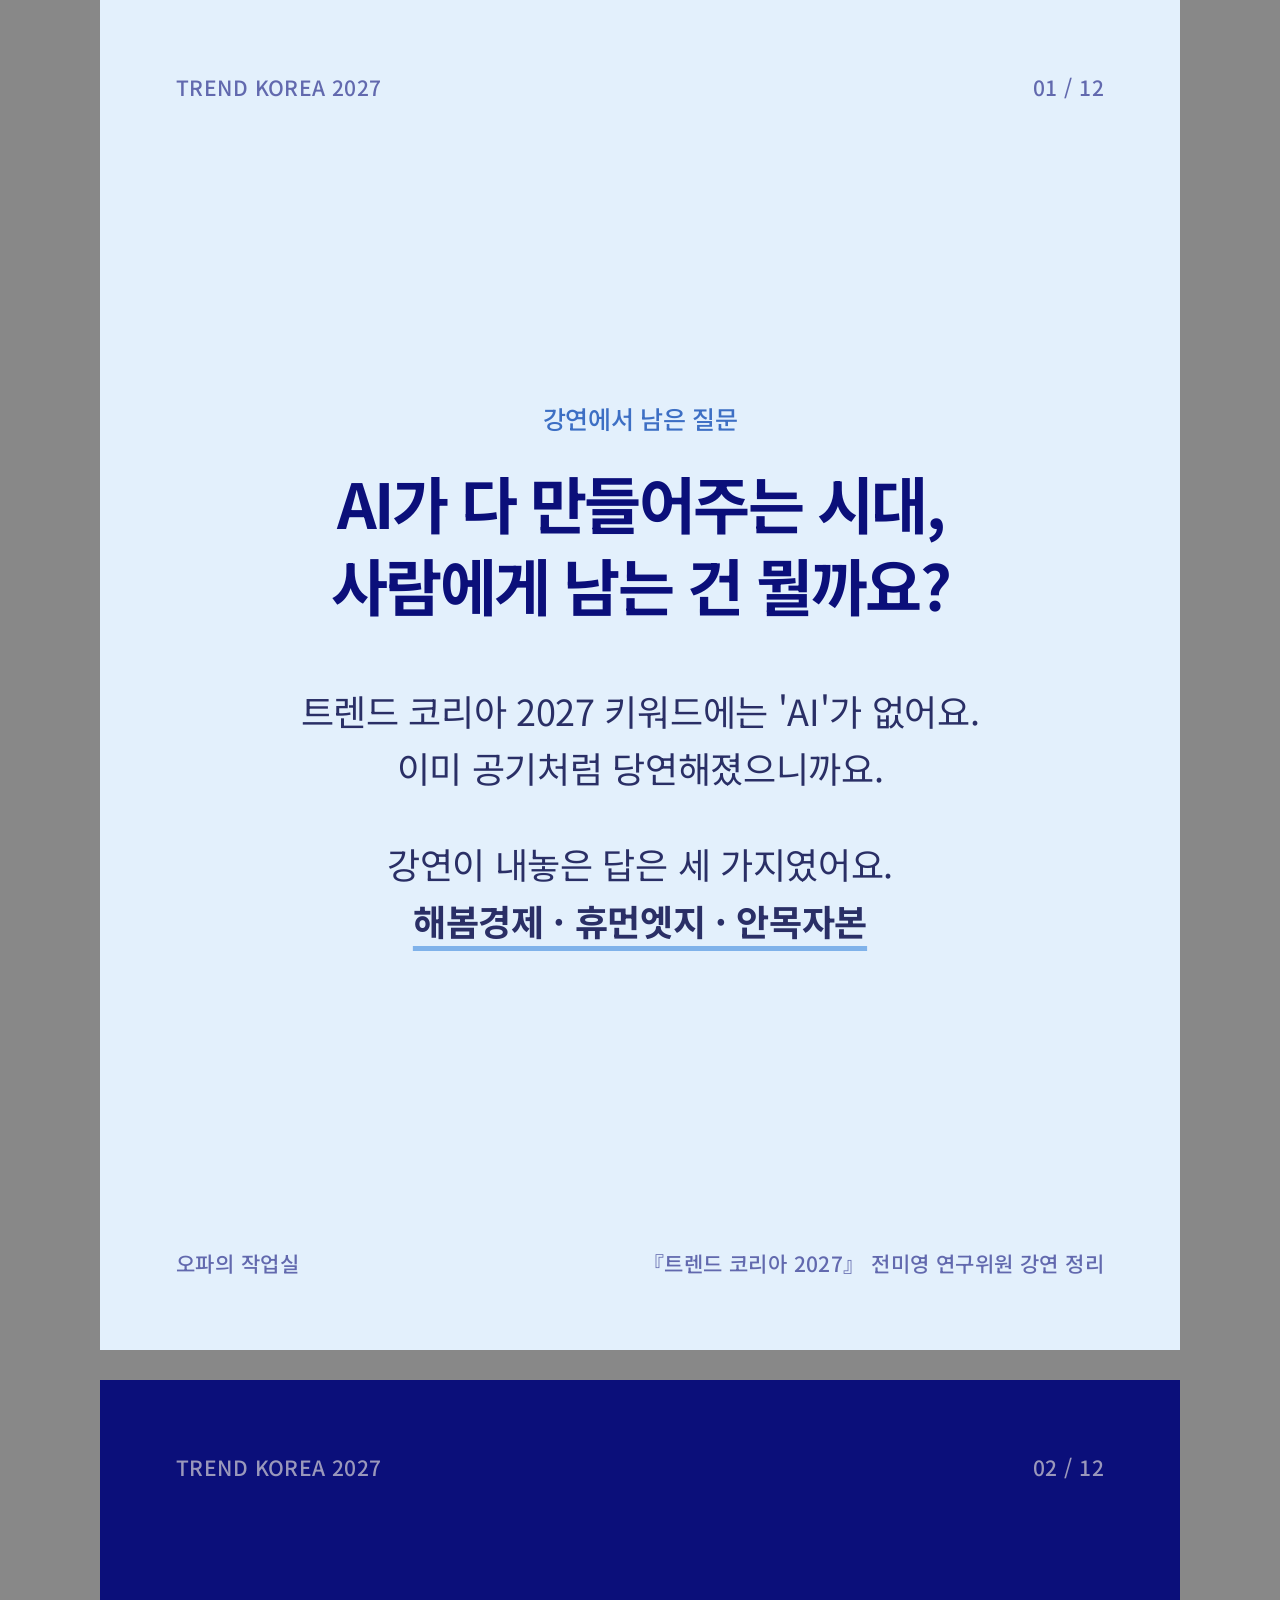
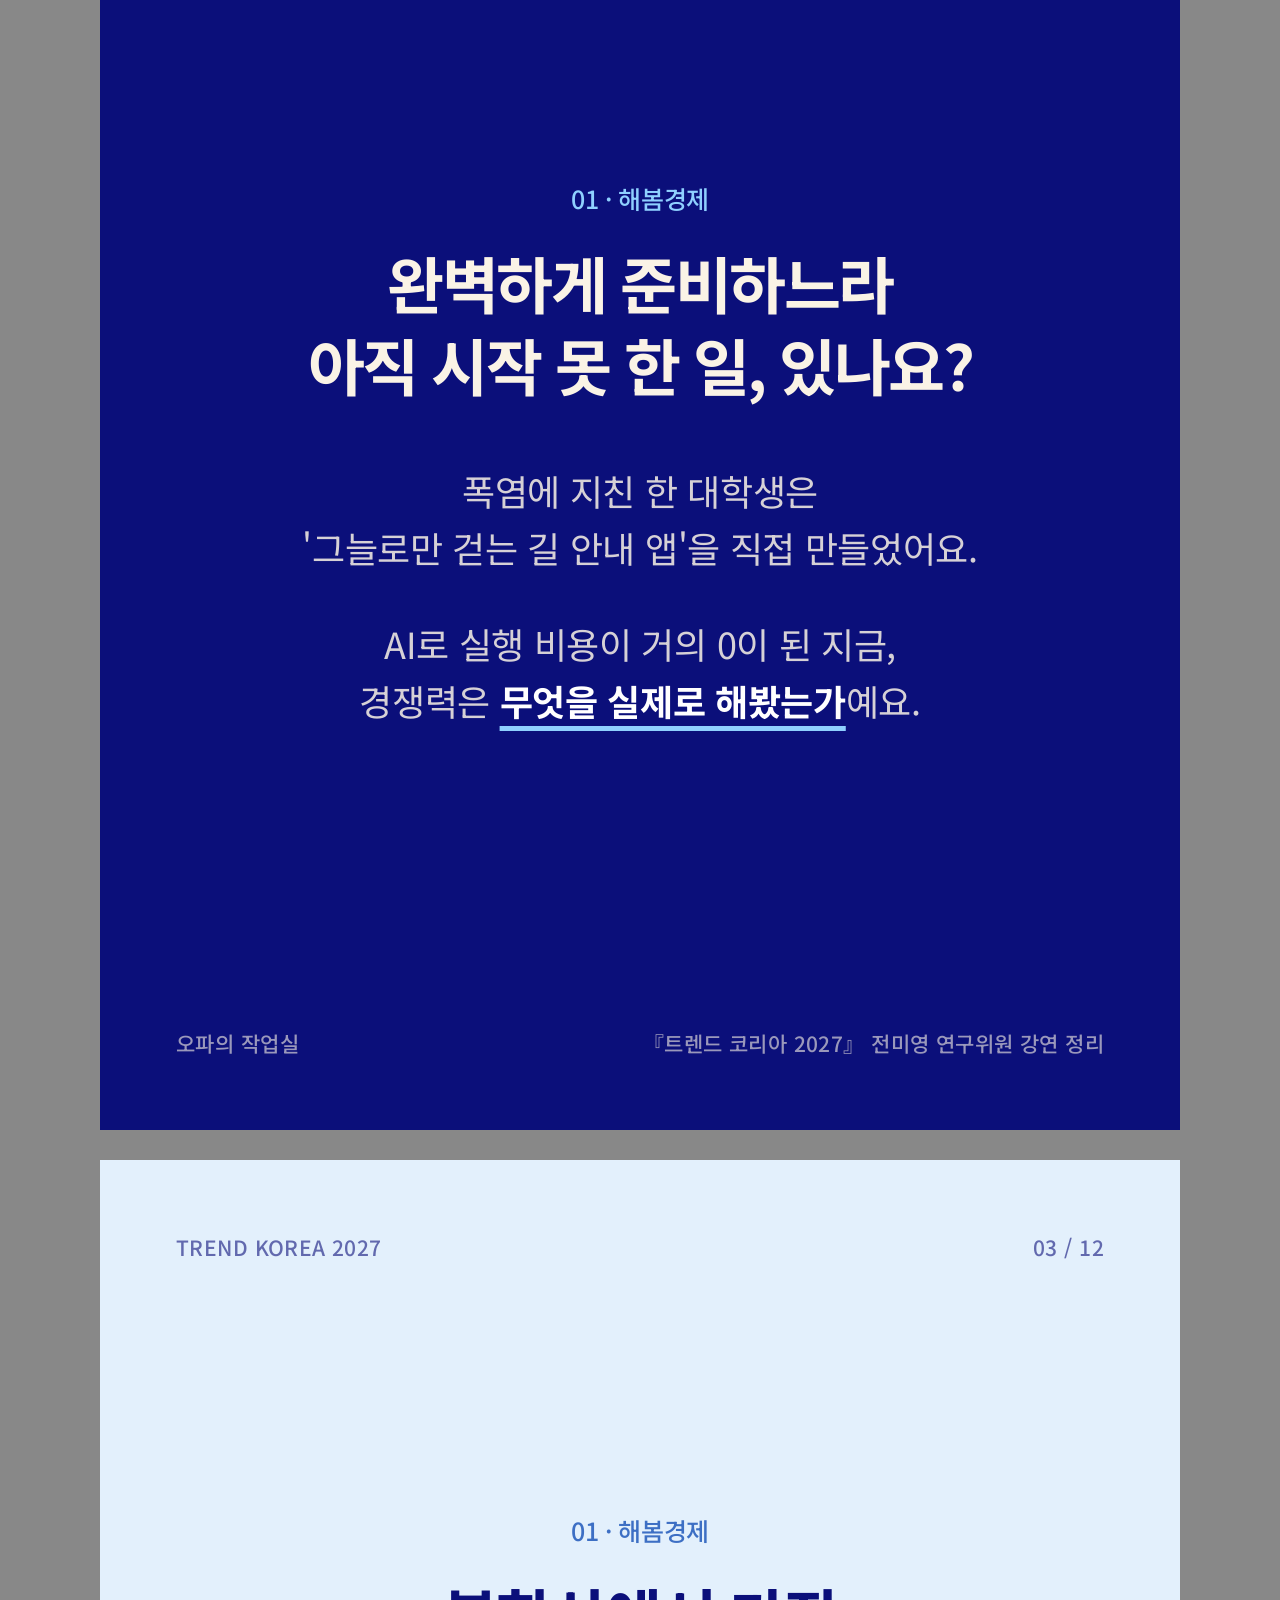
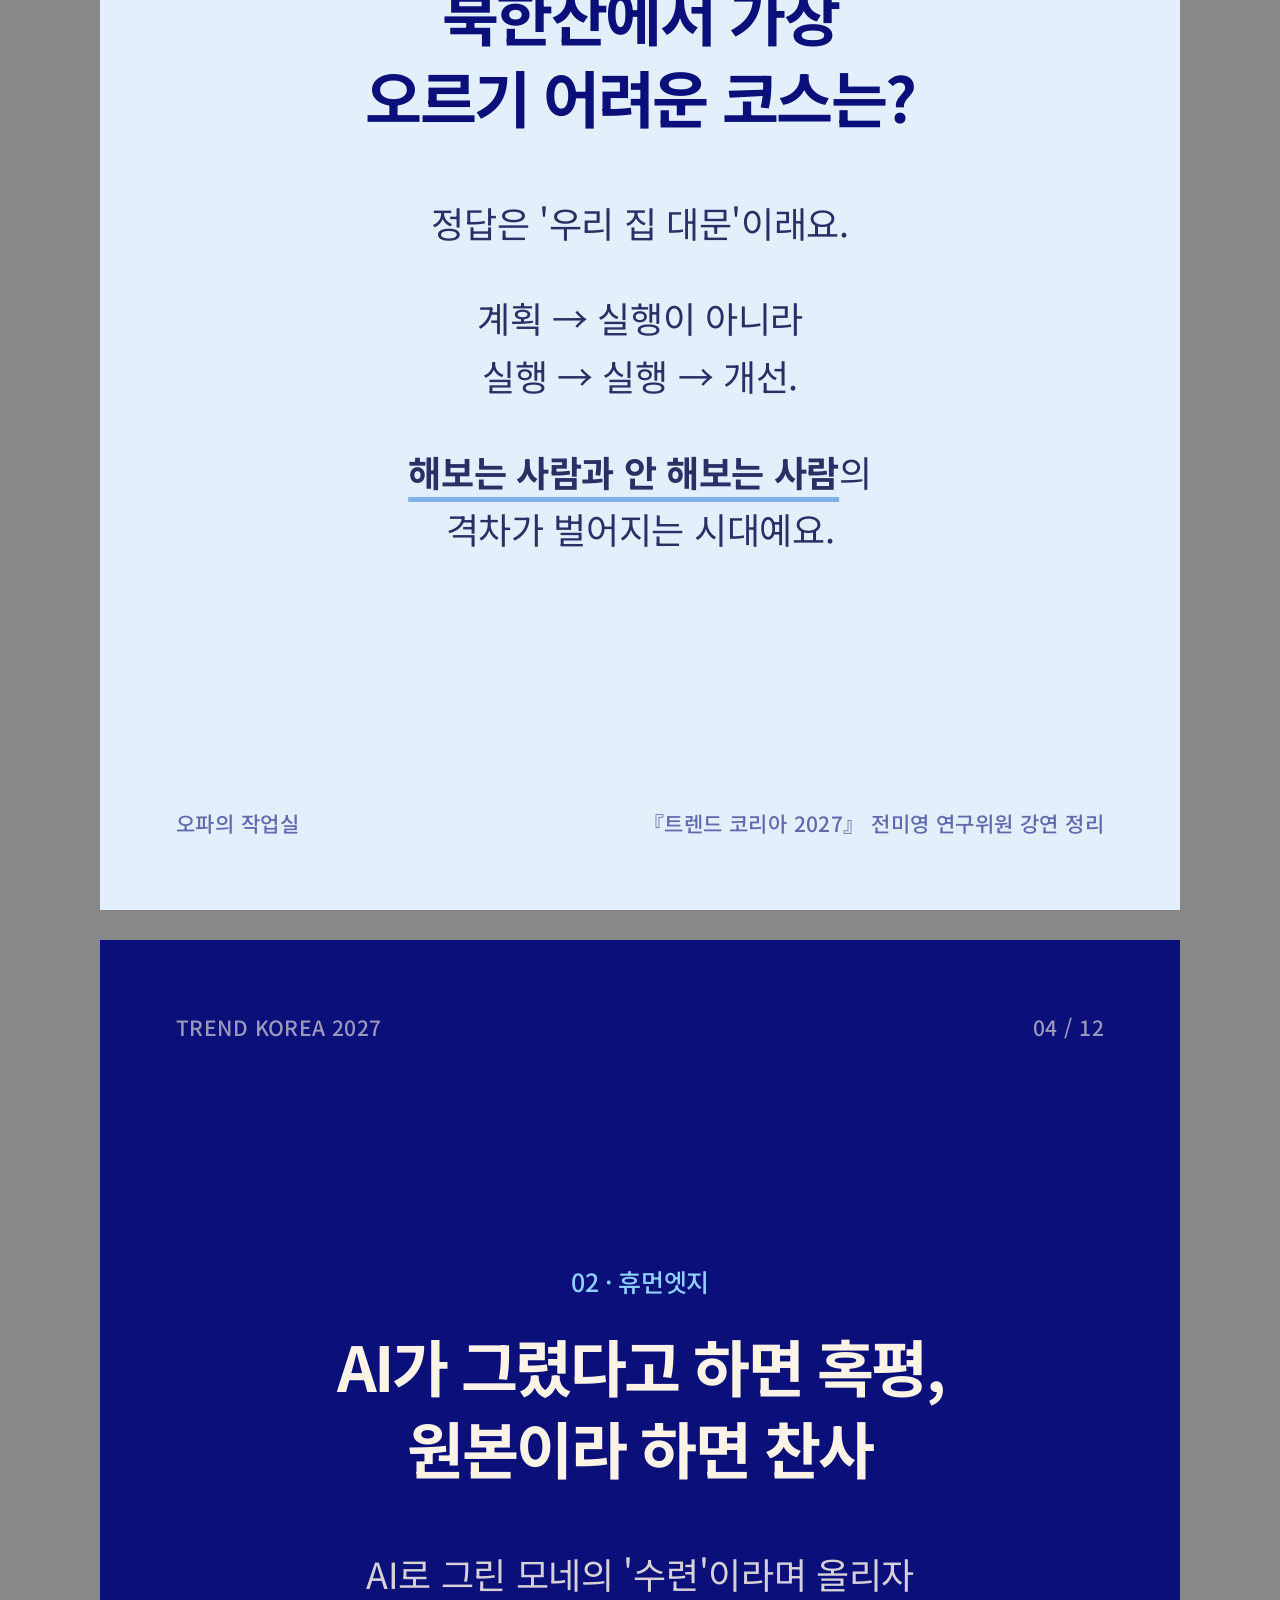
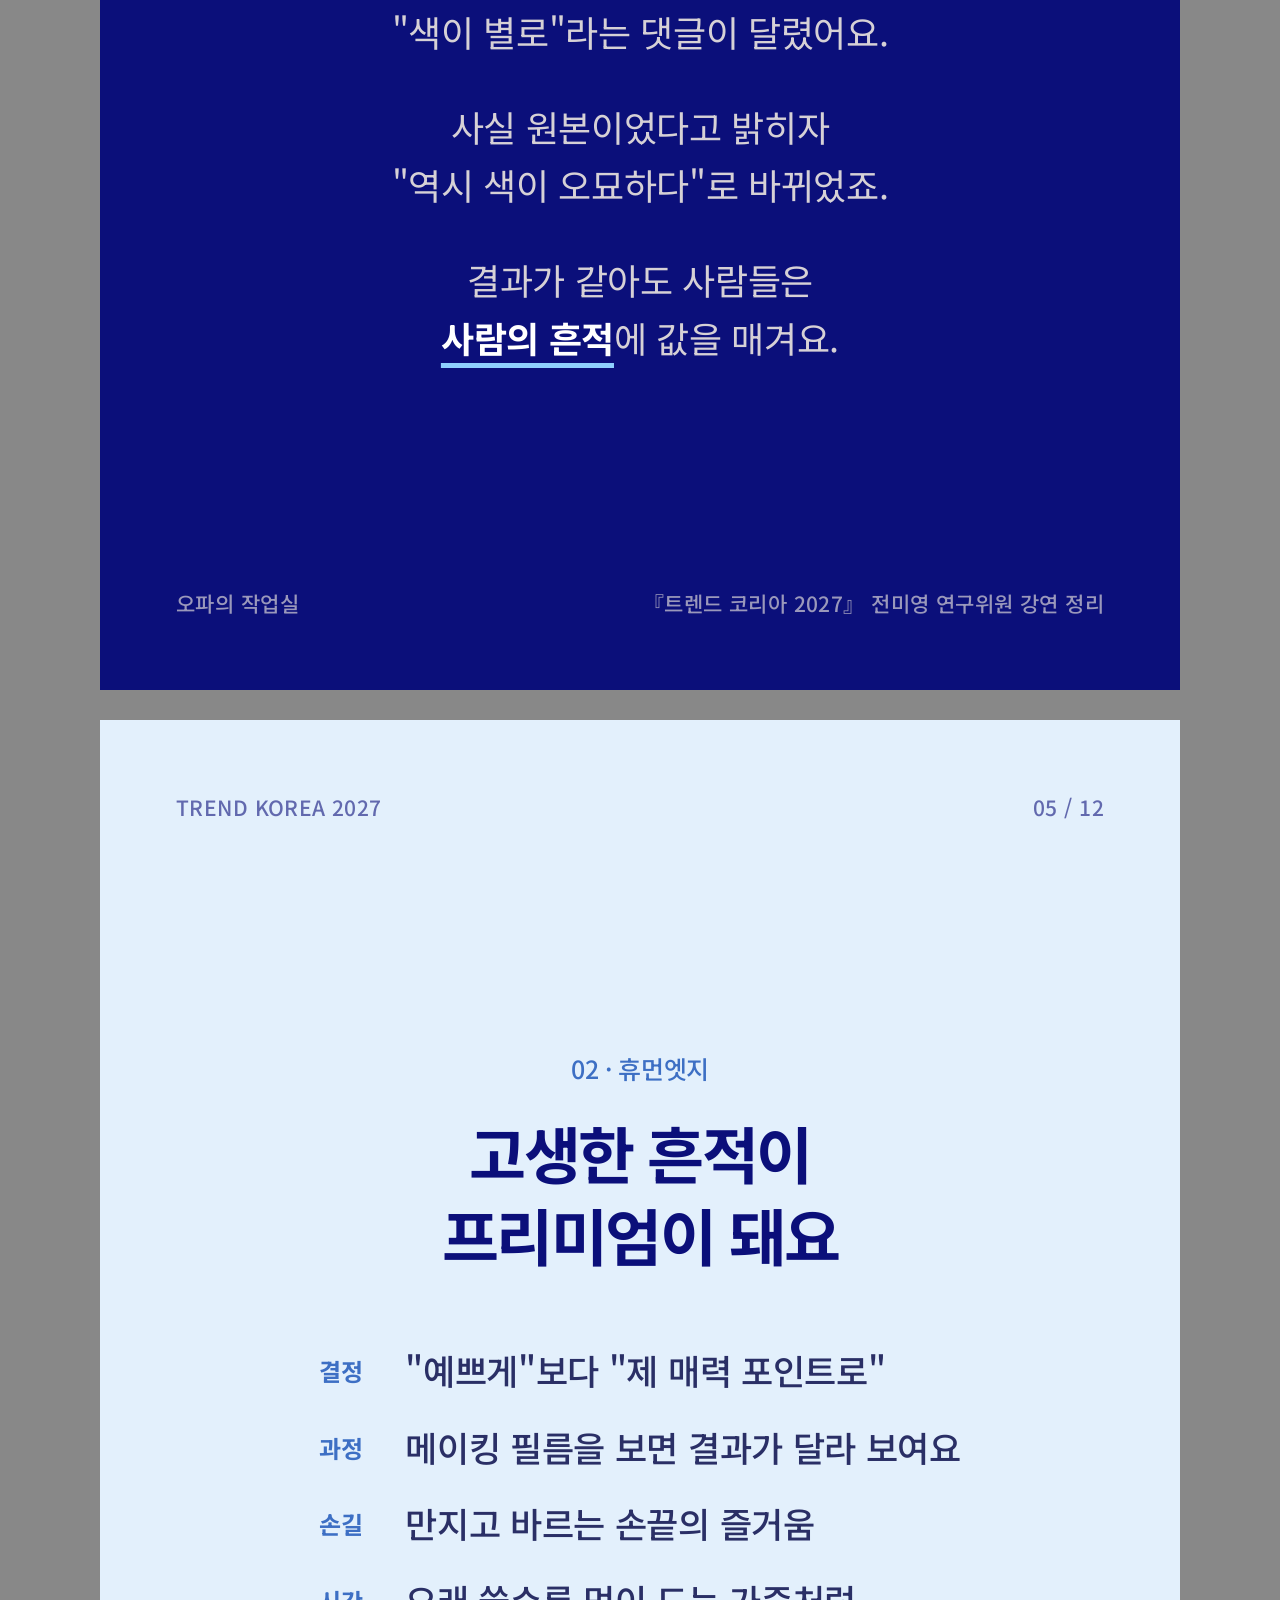
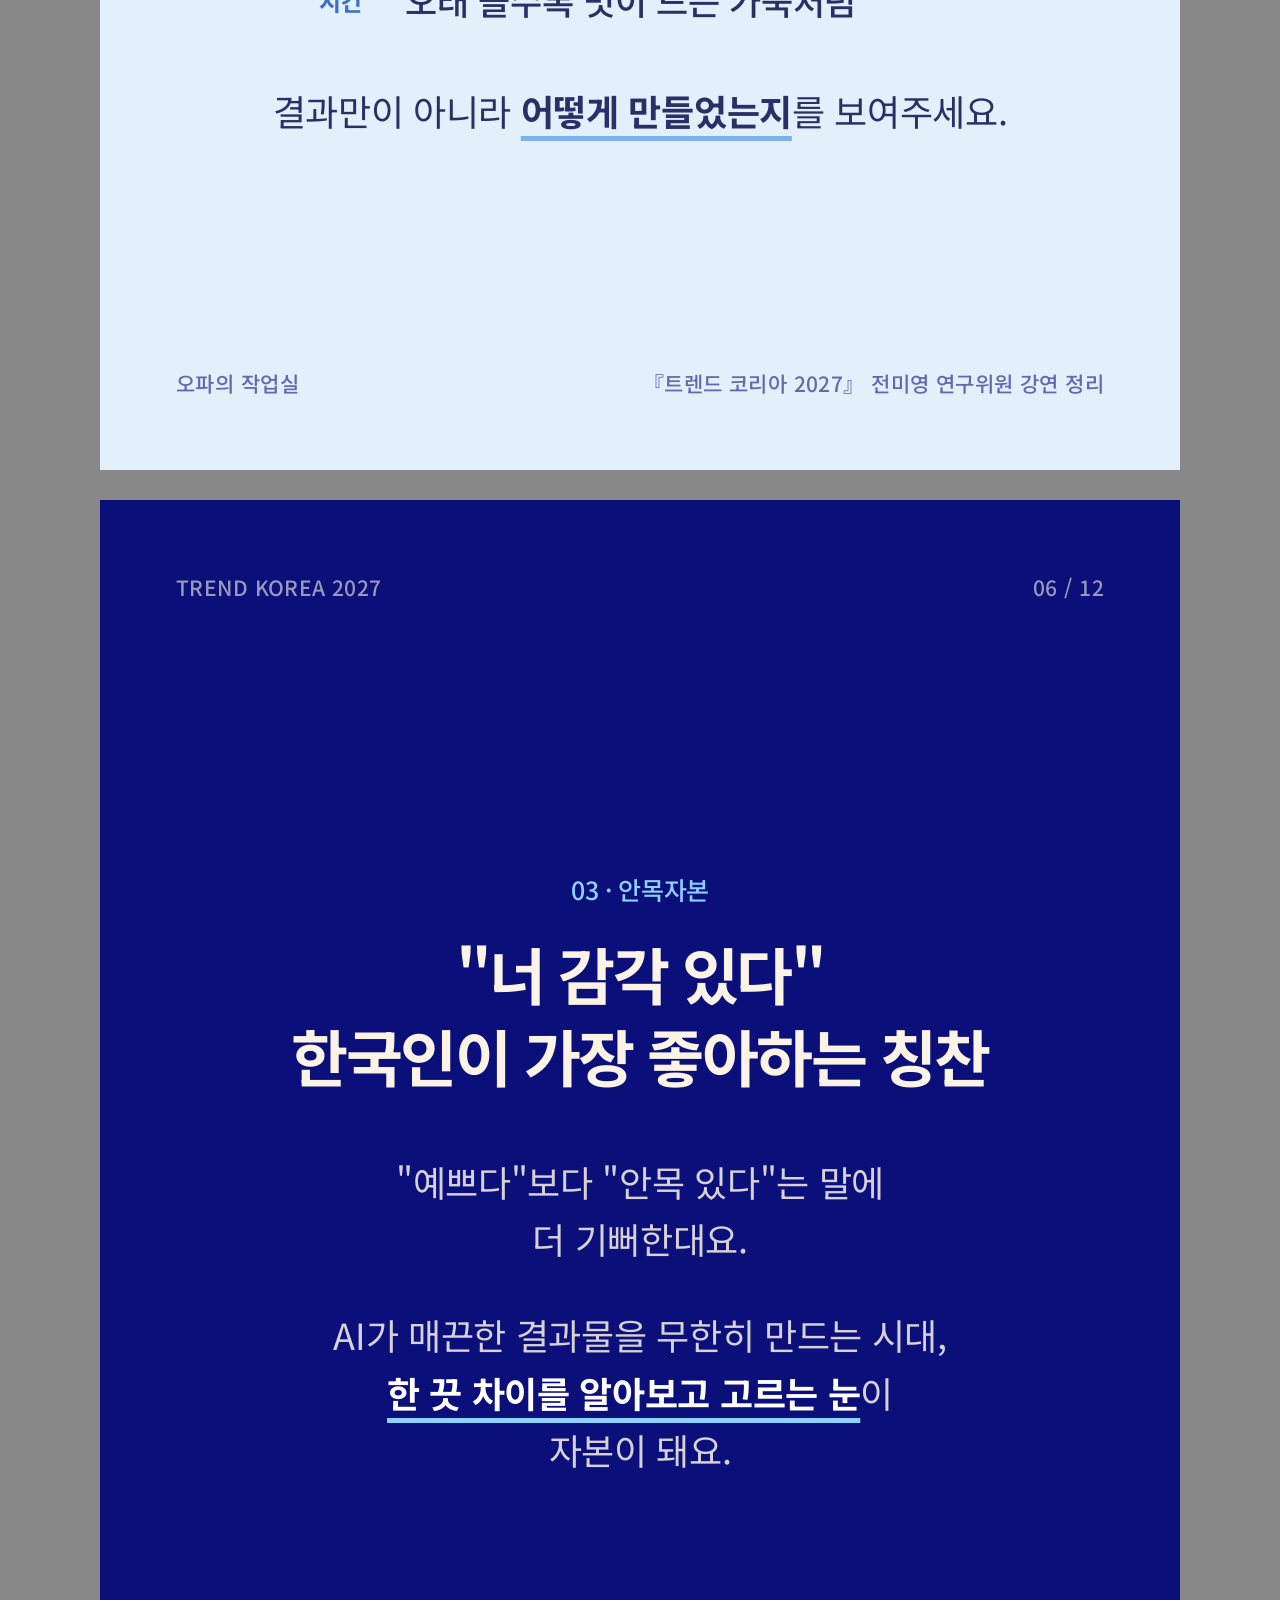
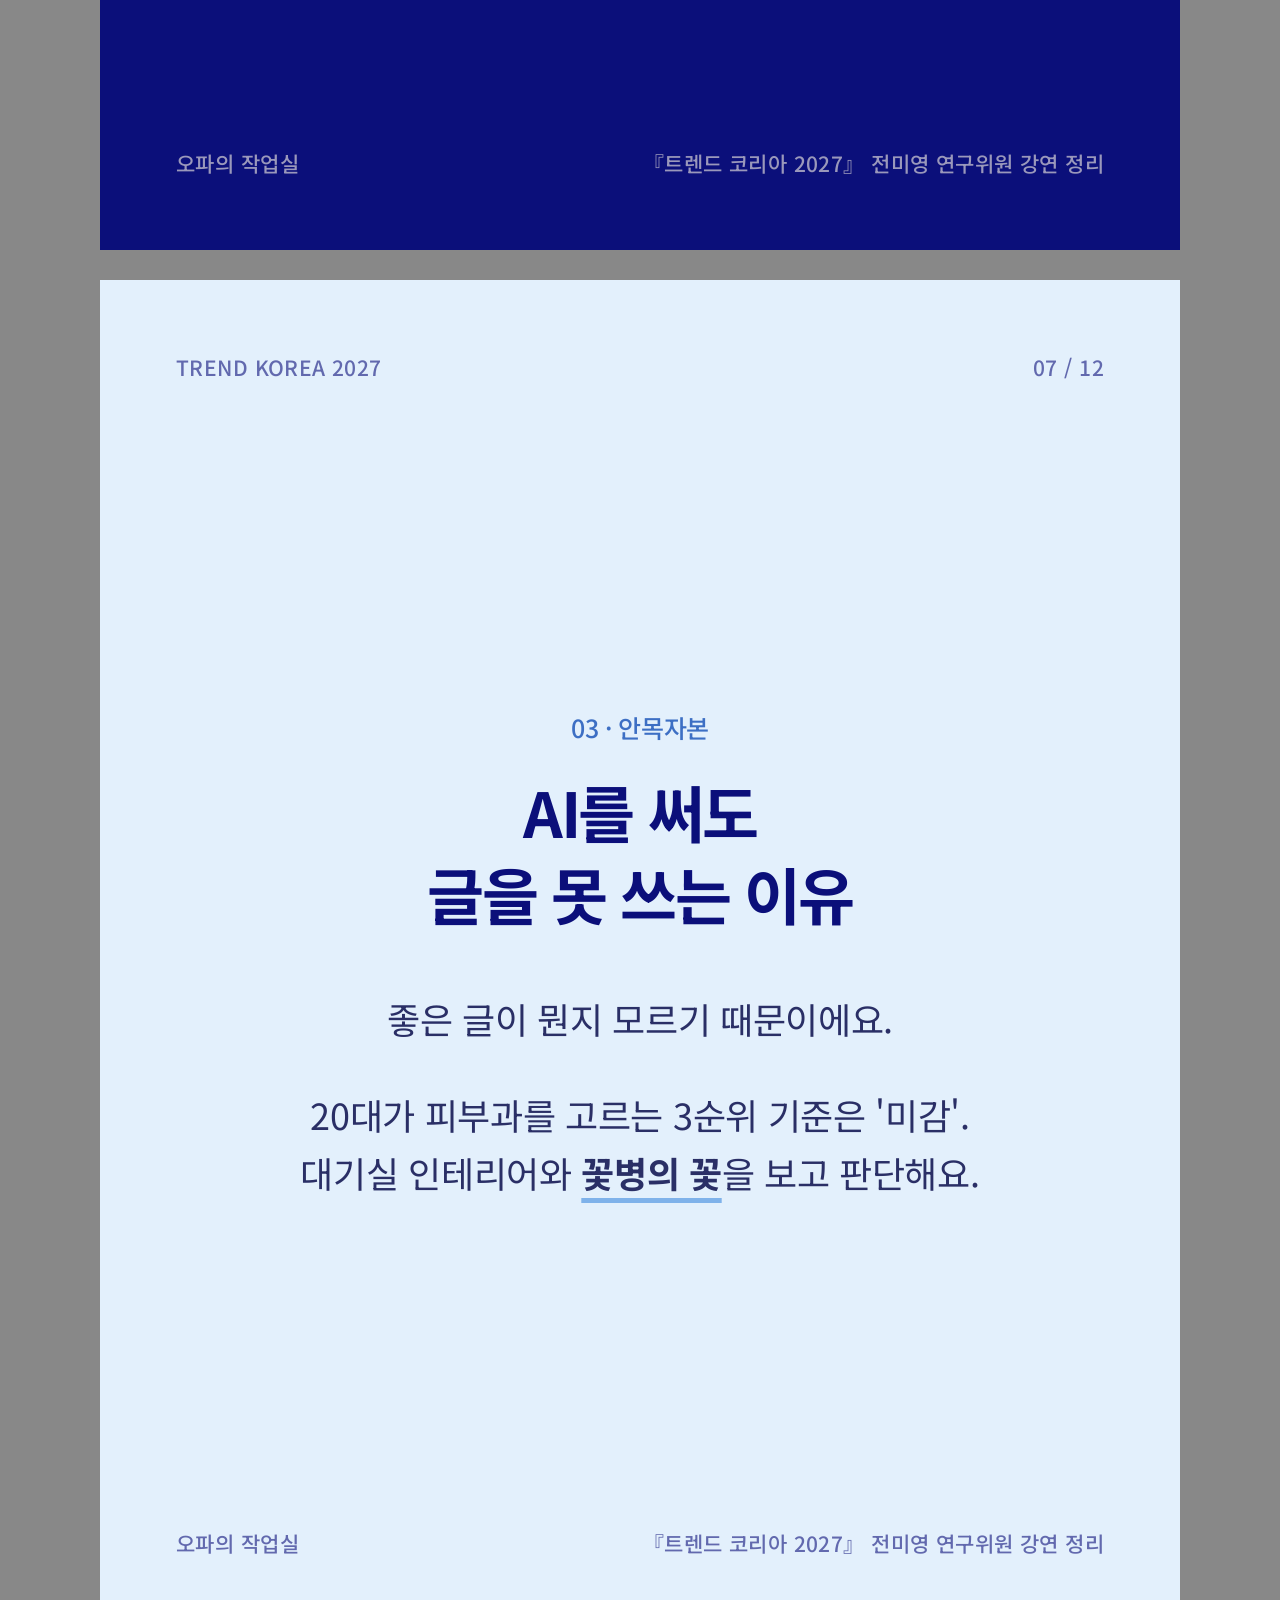
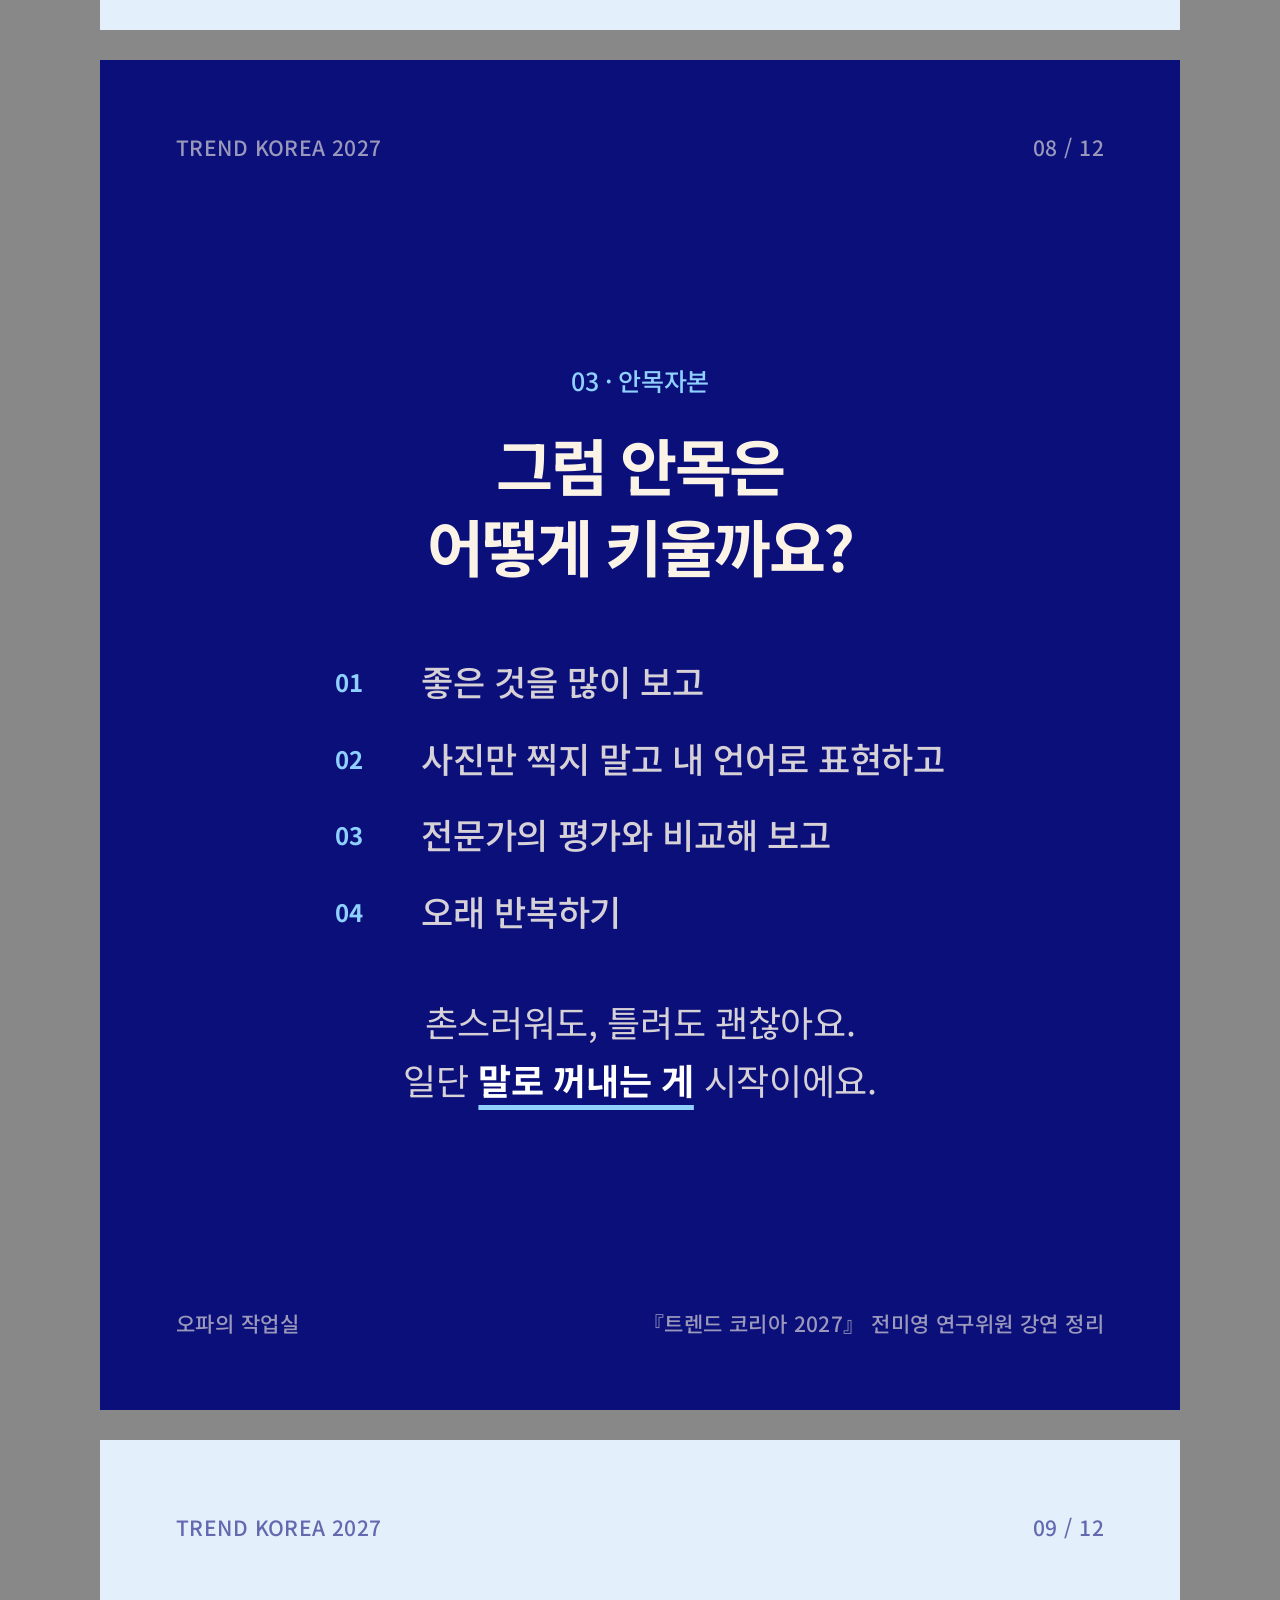
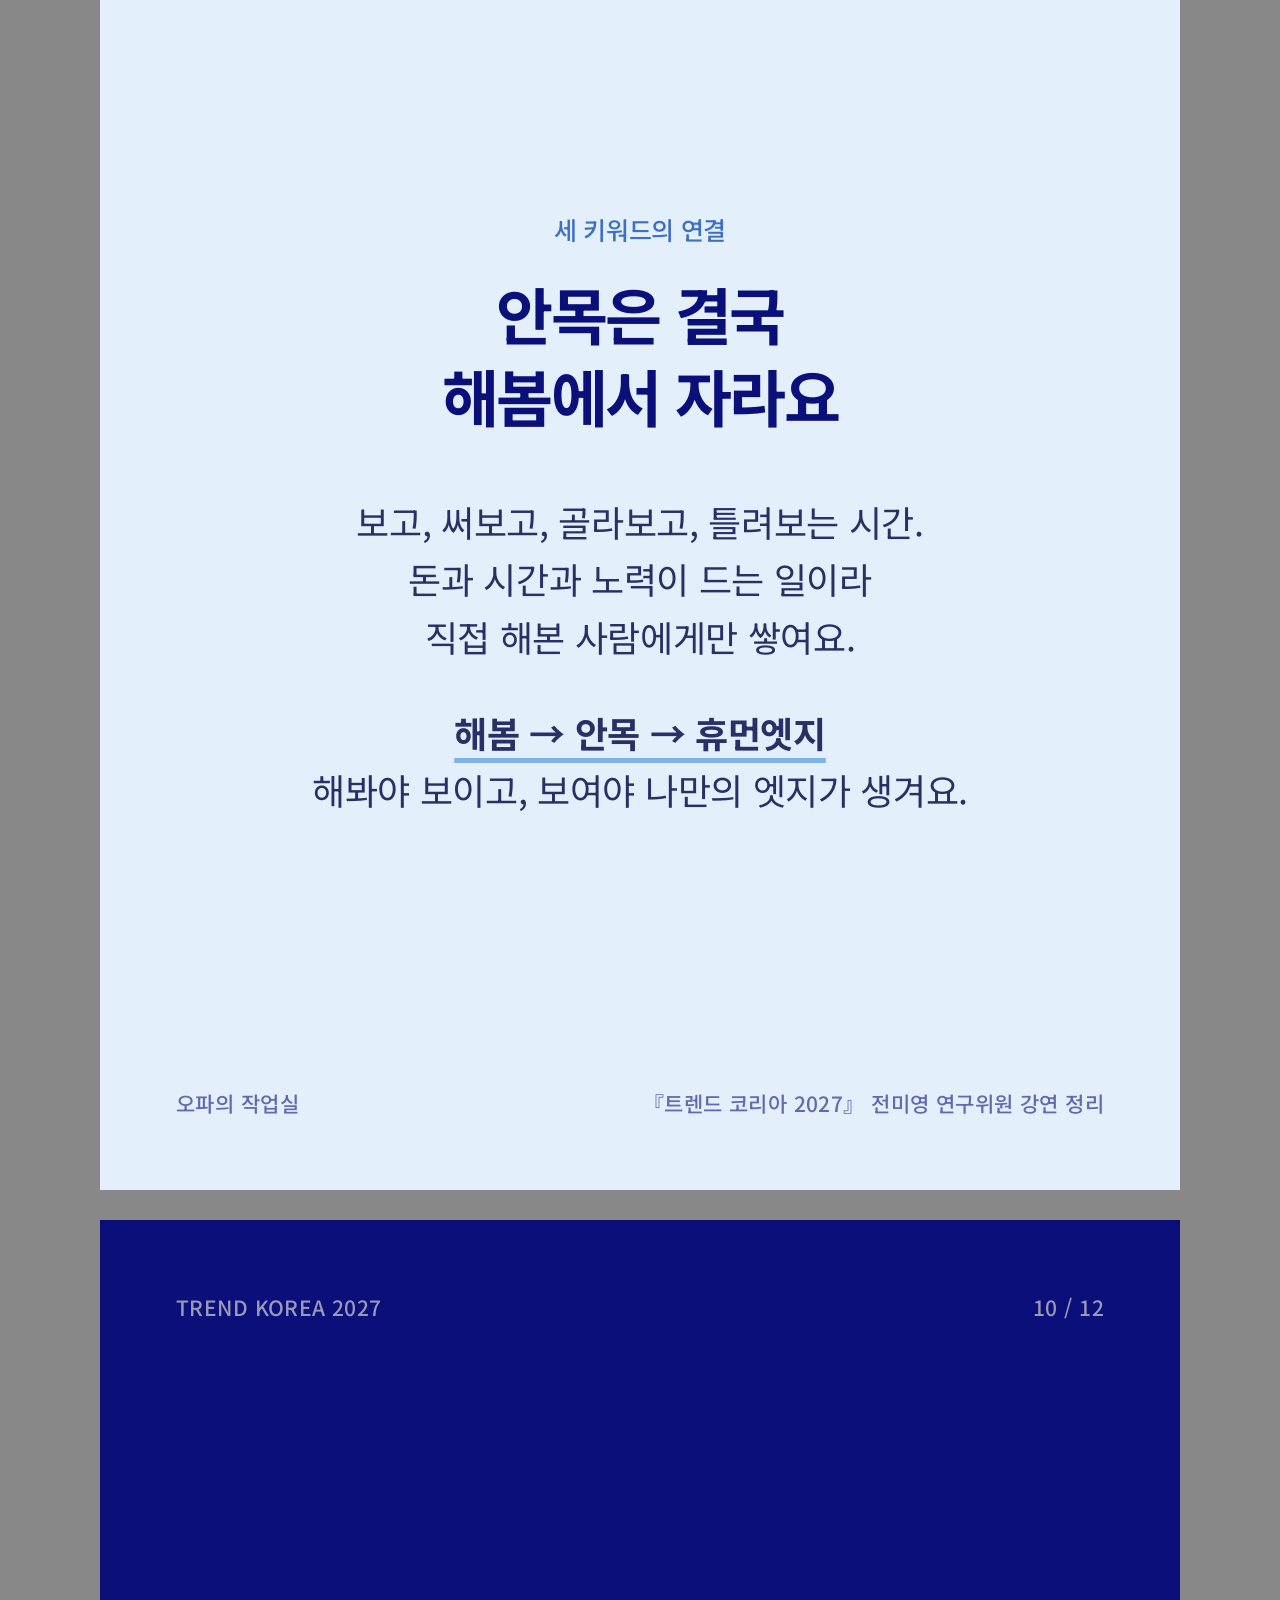
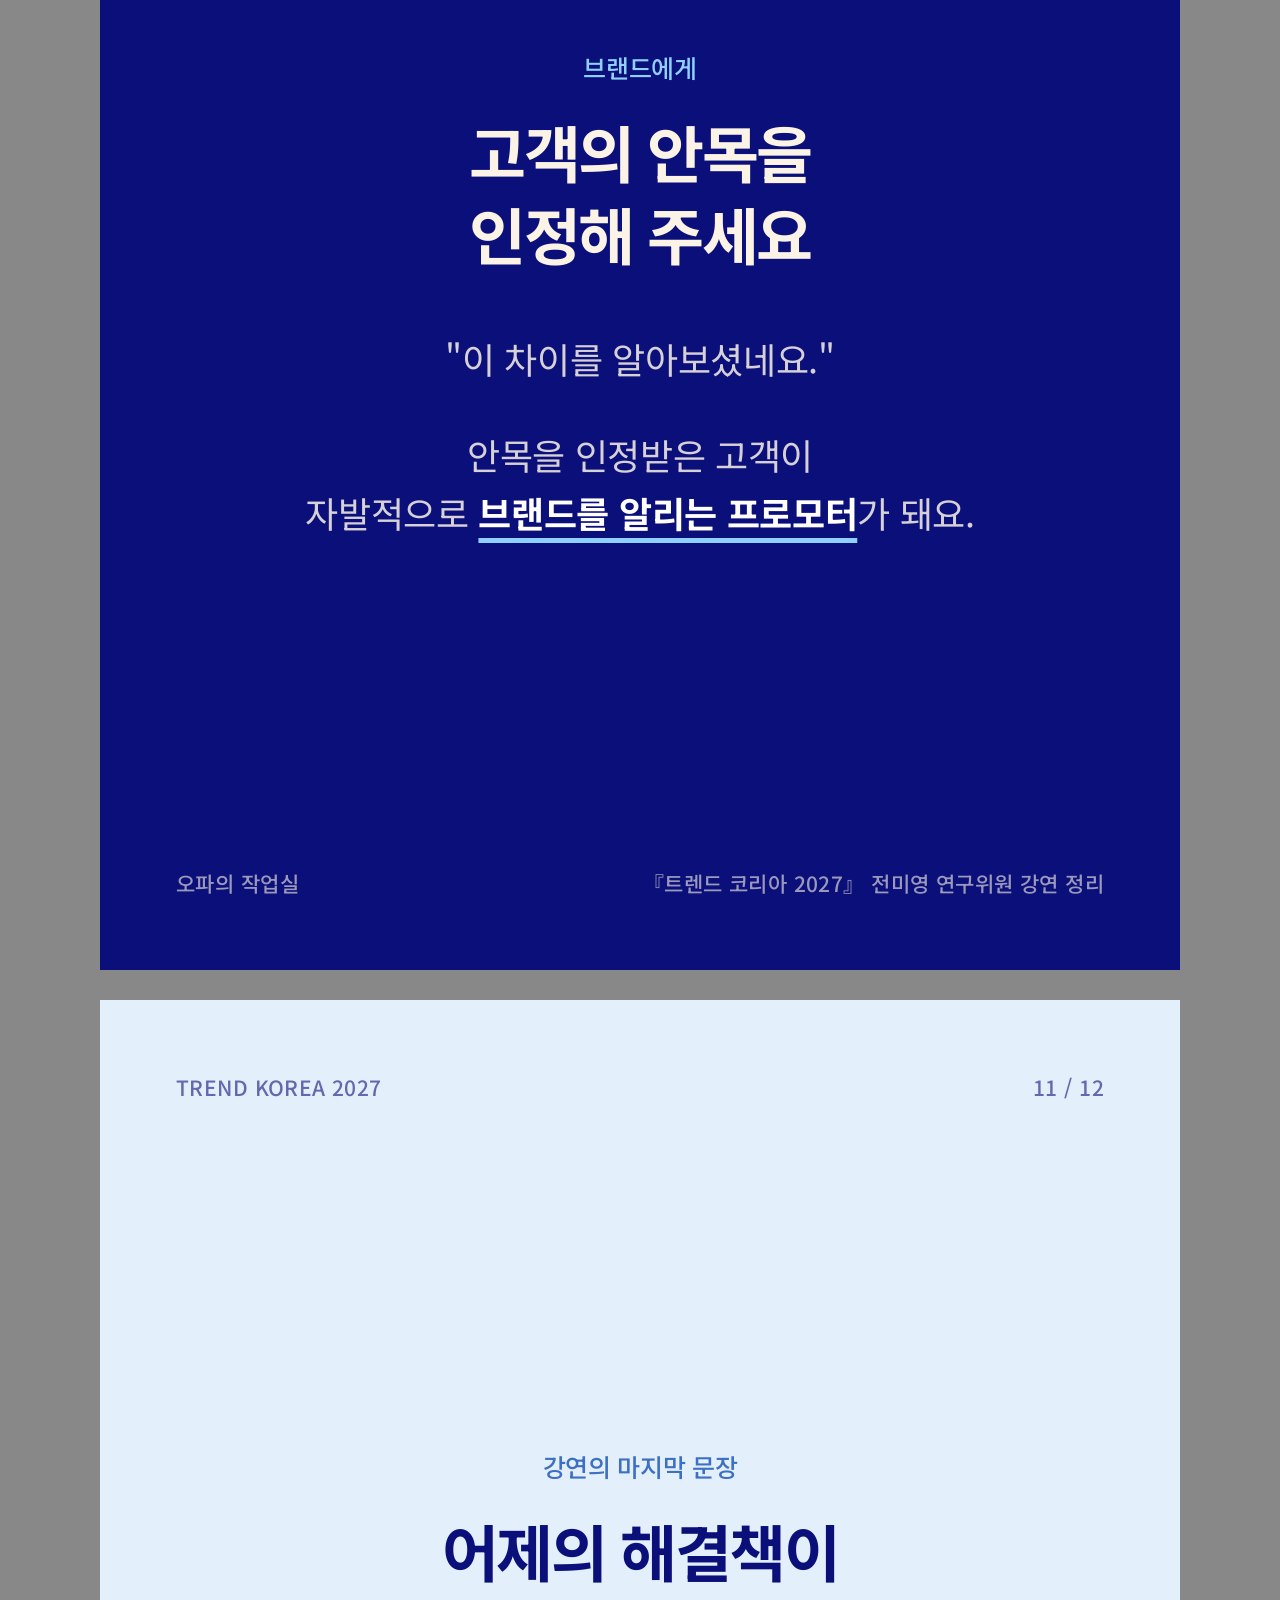
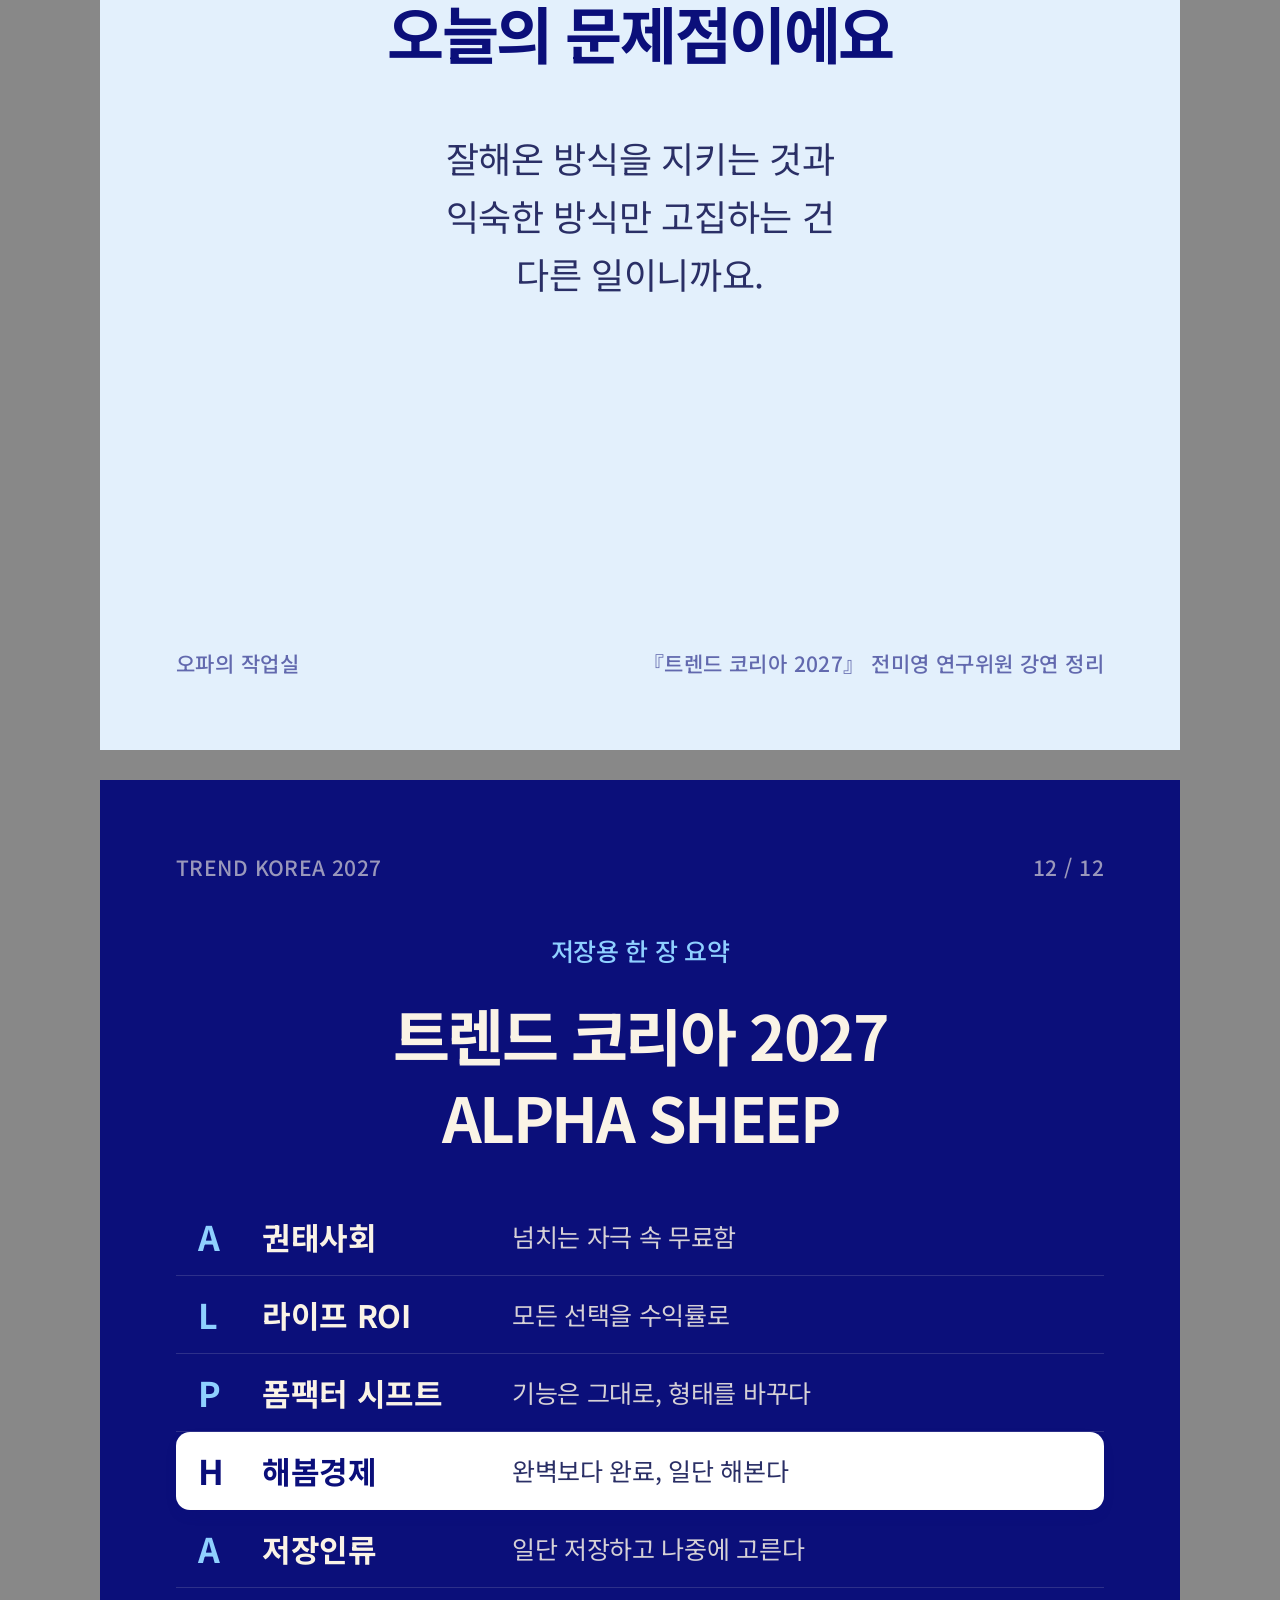
<file: cardnews/trend-korea-2027/text/text.html>
<!doctype html><html lang="ko"><head><meta charset="utf-8"><title>text cards</title>
<link rel="stylesheet" href="../fonts/noto.css">
<style>
* { box-sizing: border-box; margin: 0; padding: 0; }
body { background: #888; }
.card { width: 1080px; height: 1350px; margin: 0 auto 30px; padding: 72px 76px; display: flex; flex-direction: column;
  font-family: 'Noto Sans KR', sans-serif; text-align: center; word-break: keep-all; letter-spacing: -0.02em; }
.dark { background: #0B0F7A; color: #FAF3E6; --k: #8FD0FF; --sub: rgba(250,243,230,.85); --line: #8FD0FF; --meta: rgba(250,243,230,.6); }
.light { background: #E3F0FC; color: #0B0F7A; --k: #3D6FC4; --sub: #2A2F66; --line: #7FB2EA; --meta: rgba(11,15,122,.6); }
.top, .foot { display: flex; justify-content: space-between; font-size: 21px; font-weight: 500; color: var(--meta); letter-spacing: .02em; }
.txt { flex: 1; display: flex; flex-direction: column; justify-content: center; align-items: center; }
.k { font-size: 25px; font-weight: 500; color: var(--k); margin-bottom: 26px; }
h2 { font-size: 62px; font-weight: 700; line-height: 1.32; letter-spacing: -0.04em; margin-bottom: 56px; }
p { font-size: 36px; font-weight: 400; line-height: 1.6; color: var(--sub); }
p + p { margin-top: 38px; }
em { font-style: normal; font-weight: 700; color: inherit; text-decoration: underline; text-decoration-color: var(--line);
  text-decoration-thickness: 5px; text-underline-offset: 10px; }
.dark em { color: #FFFFFF; }
.steps, .qs { list-style: none; text-align: left; margin-bottom: 44px; }
.steps li, .qs li { font-size: 35px; line-height: 1.5; padding: 12px 0; color: var(--sub); font-weight: 500; }
.steps span, .qs span { display: inline-block; width: 64px; font-size: 24px; font-weight: 700; color: var(--k); vertical-align: 4px; }
.qs li { font-size: 32px; padding: 10px 0; }
.steps span { width: 86px; }
.tbl { width: 100%; text-align: left; margin-top: -16px; }
.tr { display: grid; grid-template-columns: 64px 250px 1fr; align-items: center; padding: 14px 22px; border-bottom: 1px solid rgba(11,15,122,.12); }
.tr b { font-size: 34px; font-weight: 700; color: var(--k); }
.tr strong { font-size: 31px; font-weight: 700; }
.tr span { font-size: 25px; color: var(--sub); }
.tr.on { background: #FFFFFF; border-radius: 14px; border-bottom-color: transparent; box-shadow: 0 6px 18px -10px rgba(11,15,122,.35); }
.tr.on b, .tr.on strong { color: #0B0F7A; }
.tr.on span { color: #2A2F66; }
.dark .tr { border-bottom-color: rgba(250,243,230,.14); }
</style></head><body>
<section class="card light" id="c1">
  <div class="top"><span>TREND KOREA 2027</span><span>01 / 12</span></div>
  <div class="txt"><div class="k">강연에서 남은 질문</div><h2>AI가 다 만들어주는 시대,<br>사람에게 남는 건 뭘까요?</h2><p>트렌드 코리아 2027 키워드에는 'AI'가 없어요.<br>이미 공기처럼 당연해졌으니까요.</p><p>강연이 내놓은 답은 세 가지였어요.<br><em>해봄경제 · 휴먼엣지 · 안목자본</em></p></div>
  <div class="foot"><span>오파의 작업실</span><span>『트렌드 코리아 2027』 전미영 연구위원 강연 정리</span></div>
</section>
<section class="card dark" id="c2">
  <div class="top"><span>TREND KOREA 2027</span><span>02 / 12</span></div>
  <div class="txt"><div class="k">01 · 해봄경제</div><h2>완벽하게 준비하느라<br>아직 시작 못 한 일, 있나요?</h2><p>폭염에 지친 한 대학생은<br>'그늘로만 걷는 길 안내 앱'을 직접 만들었어요.</p><p>AI로 실행 비용이 거의 0이 된 지금,<br>경쟁력은 <em>무엇을 실제로 해봤는가</em>예요.</p></div>
  <div class="foot"><span>오파의 작업실</span><span>『트렌드 코리아 2027』 전미영 연구위원 강연 정리</span></div>
</section>
<section class="card light" id="c3">
  <div class="top"><span>TREND KOREA 2027</span><span>03 / 12</span></div>
  <div class="txt"><div class="k">01 · 해봄경제</div><h2>북한산에서 가장<br>오르기 어려운 코스는?</h2><p>정답은 '우리 집 대문'이래요.</p><p>계획 → 실행이 아니라<br>실행 → 실행 → 개선.</p><p><em>해보는 사람과 안 해보는 사람</em>의<br>격차가 벌어지는 시대예요.</p></div>
  <div class="foot"><span>오파의 작업실</span><span>『트렌드 코리아 2027』 전미영 연구위원 강연 정리</span></div>
</section>
<section class="card dark" id="c4">
  <div class="top"><span>TREND KOREA 2027</span><span>04 / 12</span></div>
  <div class="txt"><div class="k">02 · 휴먼엣지</div><h2>AI가 그렸다고 하면 혹평,<br>원본이라 하면 찬사</h2><p>AI로 그린 모네의 '수련'이라며 올리자<br>"색이 별로"라는 댓글이 달렸어요.</p><p>사실 원본이었다고 밝히자<br>"역시 색이 오묘하다"로 바뀌었죠.</p><p>결과가 같아도 사람들은<br><em>사람의 흔적</em>에 값을 매겨요.</p></div>
  <div class="foot"><span>오파의 작업실</span><span>『트렌드 코리아 2027』 전미영 연구위원 강연 정리</span></div>
</section>
<section class="card light" id="c5">
  <div class="top"><span>TREND KOREA 2027</span><span>05 / 12</span></div>
  <div class="txt"><div class="k">02 · 휴먼엣지</div><h2>고생한 흔적이<br>프리미엄이 돼요</h2><ol class="steps"><li><span>결정</span>"예쁘게"보다 "제 매력 포인트로"</li><li><span>과정</span>메이킹 필름을 보면 결과가 달라 보여요</li><li><span>손길</span>만지고 바르는 손끝의 즐거움</li><li><span>시간</span>오래 쓸수록 멋이 드는 가죽처럼</li></ol><p>결과만이 아니라 <em>어떻게 만들었는지</em>를 보여주세요.</p></div>
  <div class="foot"><span>오파의 작업실</span><span>『트렌드 코리아 2027』 전미영 연구위원 강연 정리</span></div>
</section>
<section class="card dark" id="c6">
  <div class="top"><span>TREND KOREA 2027</span><span>06 / 12</span></div>
  <div class="txt"><div class="k">03 · 안목자본</div><h2>"너 감각 있다"<br>한국인이 가장 좋아하는 칭찬</h2><p>"예쁘다"보다 "안목 있다"는 말에<br>더 기뻐한대요.</p><p>AI가 매끈한 결과물을 무한히 만드는 시대,<br><em>한 끗 차이를 알아보고 고르는 눈</em>이<br>자본이 돼요.</p></div>
  <div class="foot"><span>오파의 작업실</span><span>『트렌드 코리아 2027』 전미영 연구위원 강연 정리</span></div>
</section>
<section class="card light" id="c7">
  <div class="top"><span>TREND KOREA 2027</span><span>07 / 12</span></div>
  <div class="txt"><div class="k">03 · 안목자본</div><h2>AI를 써도<br>글을 못 쓰는 이유</h2><p>좋은 글이 뭔지 모르기 때문이에요.</p><p>20대가 피부과를 고르는 3순위 기준은 '미감'.<br>대기실 인테리어와 <em>꽃병의 꽃</em>을 보고 판단해요.</p></div>
  <div class="foot"><span>오파의 작업실</span><span>『트렌드 코리아 2027』 전미영 연구위원 강연 정리</span></div>
</section>
<section class="card dark" id="c8">
  <div class="top"><span>TREND KOREA 2027</span><span>08 / 12</span></div>
  <div class="txt"><div class="k">03 · 안목자본</div><h2>그럼 안목은<br>어떻게 키울까요?</h2><ol class="steps"><li><span>01</span>좋은 것을 많이 보고</li><li><span>02</span>사진만 찍지 말고 내 언어로 표현하고</li><li><span>03</span>전문가의 평가와 비교해 보고</li><li><span>04</span>오래 반복하기</li></ol><p>촌스러워도, 틀려도 괜찮아요.<br>일단 <em>말로 꺼내는 게</em> 시작이에요.</p></div>
  <div class="foot"><span>오파의 작업실</span><span>『트렌드 코리아 2027』 전미영 연구위원 강연 정리</span></div>
</section>
<section class="card light" id="c9">
  <div class="top"><span>TREND KOREA 2027</span><span>09 / 12</span></div>
  <div class="txt"><div class="k">세 키워드의 연결</div><h2>안목은 결국<br>해봄에서 자라요</h2><p>보고, 써보고, 골라보고, 틀려보는 시간.<br>돈과 시간과 노력이 드는 일이라<br>직접 해본 사람에게만 쌓여요.</p><p><em>해봄 → 안목 → 휴먼엣지</em><br>해봐야 보이고, 보여야 나만의 엣지가 생겨요.</p></div>
  <div class="foot"><span>오파의 작업실</span><span>『트렌드 코리아 2027』 전미영 연구위원 강연 정리</span></div>
</section>
<section class="card dark" id="c10">
  <div class="top"><span>TREND KOREA 2027</span><span>10 / 12</span></div>
  <div class="txt"><div class="k">브랜드에게</div><h2>고객의 안목을<br>인정해 주세요</h2><p>"이 차이를 알아보셨네요."</p><p>안목을 인정받은 고객이<br>자발적으로 <em>브랜드를 알리는 프로모터</em>가 돼요.</p></div>
  <div class="foot"><span>오파의 작업실</span><span>『트렌드 코리아 2027』 전미영 연구위원 강연 정리</span></div>
</section>
<section class="card light" id="c11">
  <div class="top"><span>TREND KOREA 2027</span><span>11 / 12</span></div>
  <div class="txt"><div class="k">강연의 마지막 문장</div><h2>어제의 해결책이<br>오늘의 문제점이에요</h2><p>잘해온 방식을 지키는 것과<br>익숙한 방식만 고집하는 건<br>다른 일이니까요.</p></div>
  <div class="foot"><span>오파의 작업실</span><span>『트렌드 코리아 2027』 전미영 연구위원 강연 정리</span></div>
</section>
<section class="card dark" id="c12">
  <div class="top"><span>TREND KOREA 2027</span><span>12 / 12</span></div>
  <div class="txt"><div class="k">저장용 한 장 요약</div><h2>트렌드 코리아 2027<br>ALPHA SHEEP</h2><div class="tbl"><div class="tr"><b>A</b><strong>권태사회</strong><span>넘치는 자극 속 무료함</span></div><div class="tr"><b>L</b><strong>라이프 ROI</strong><span>모든 선택을 수익률로</span></div><div class="tr"><b>P</b><strong>폼팩터 시프트</strong><span>기능은 그대로, 형태를 바꾸다</span></div><div class="tr on"><b>H</b><strong>해봄경제</strong><span>완벽보다 완료, 일단 해본다</span></div><div class="tr"><b>A</b><strong>저장인류</strong><span>일단 저장하고 나중에 고른다</span></div><div class="tr"><b>S</b><strong>바이브 워킹</strong><span>사람과 AI가 한 팀처럼</span></div><div class="tr"><b>H</b><strong>리:텐션 전략</strong><span>붙잡기보다 돌아올 이유를</span></div><div class="tr on"><b>E</b><strong>휴먼엣지</strong><span>결과보다 사람의 흔적</span></div><div class="tr"><b>E</b><strong>하프시그널</strong><span>갱년기는 후반전의 신호</span></div><div class="tr on"><b>P</b><strong>안목자본</strong><span>좋은 것을 알아보는 눈</span></div></div></div>
  <div class="foot"><span>오파의 작업실</span><span>『트렌드 코리아 2027』 전미영 연구위원 강연 정리</span></div>
</section>
</body></html>
</file>
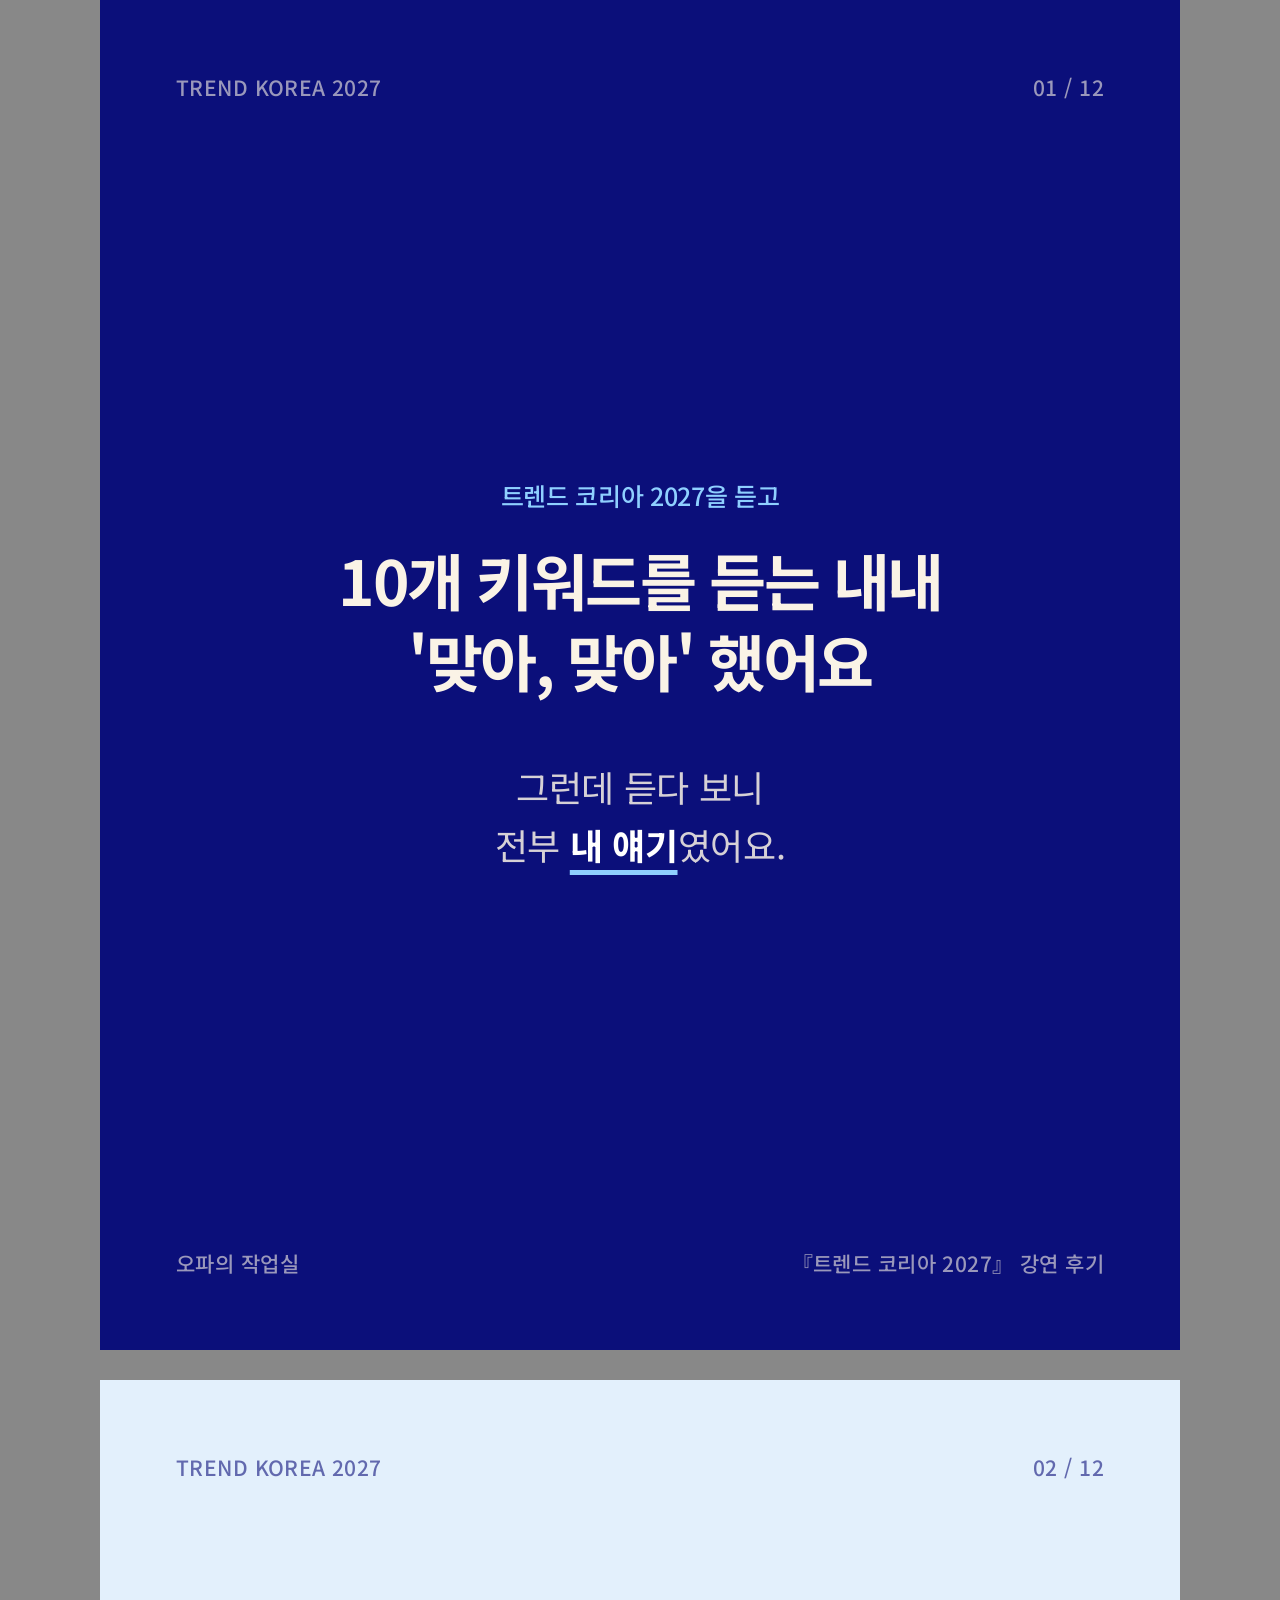
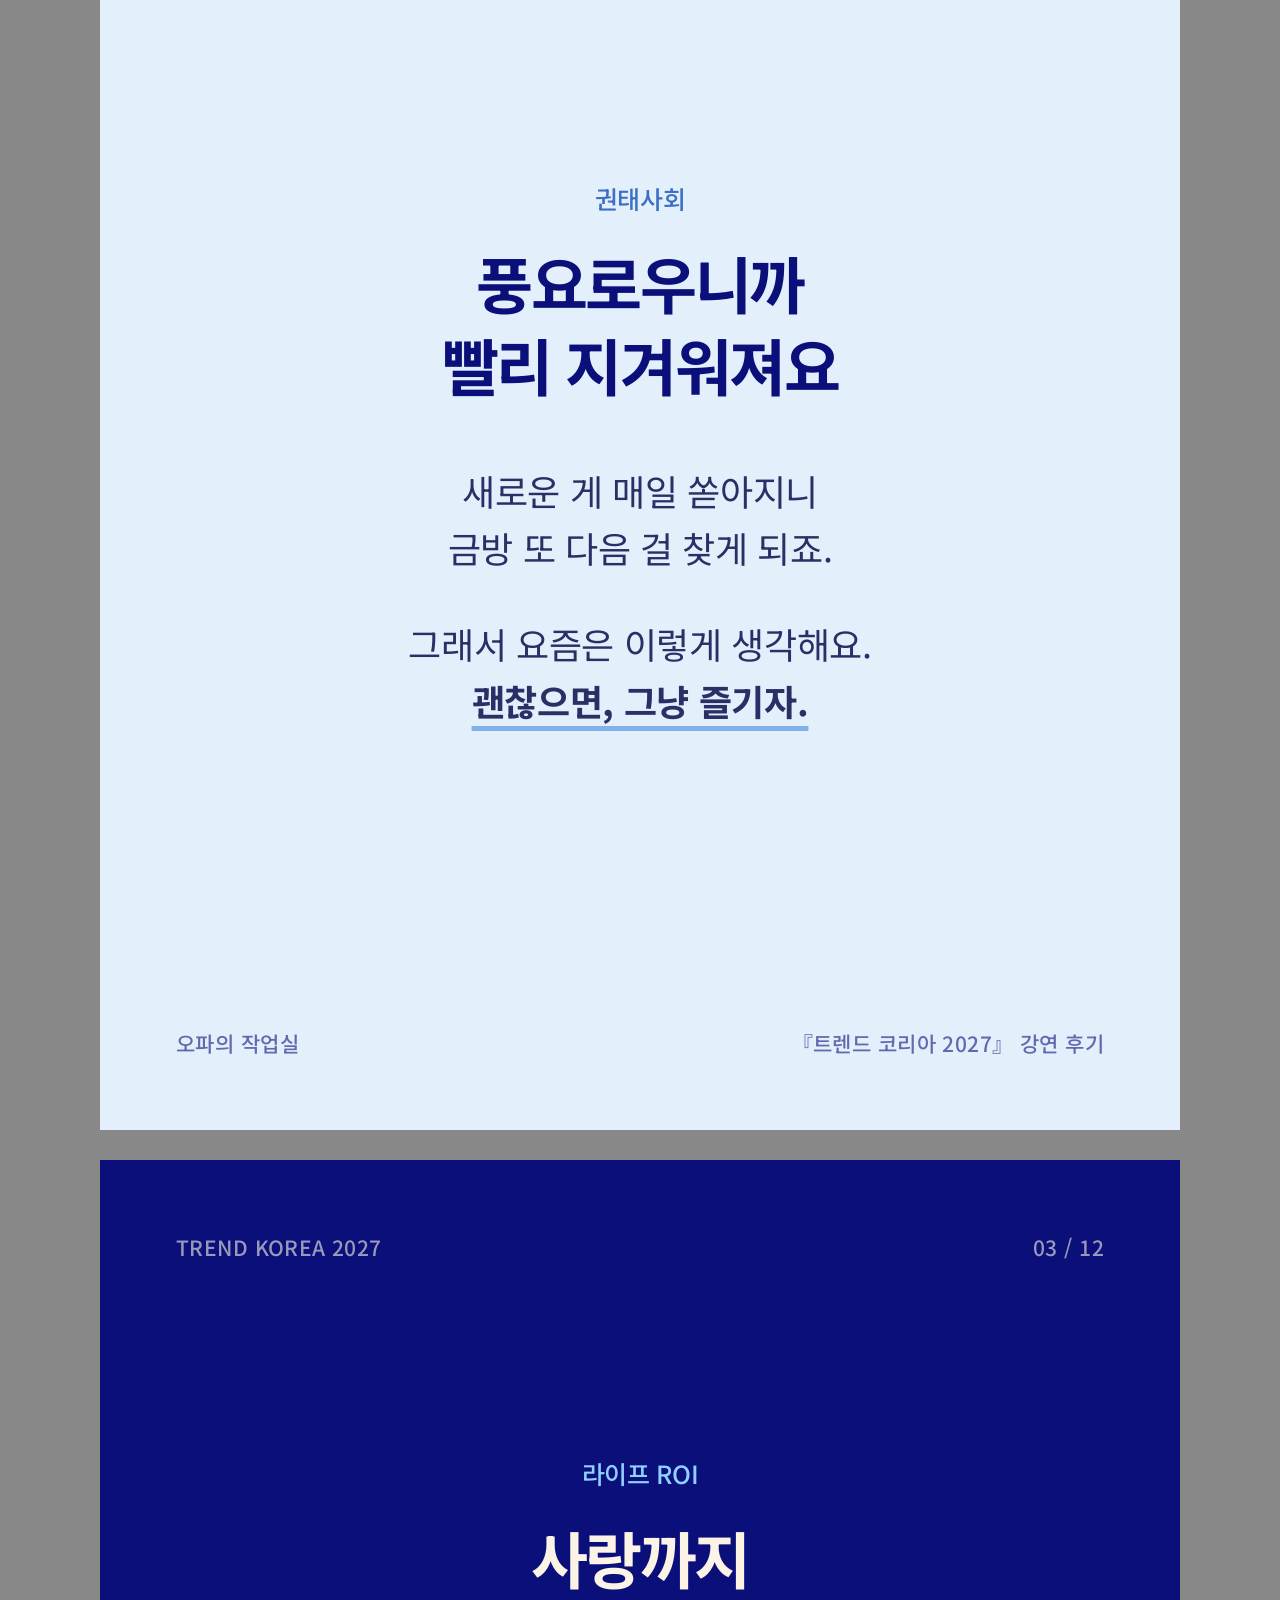
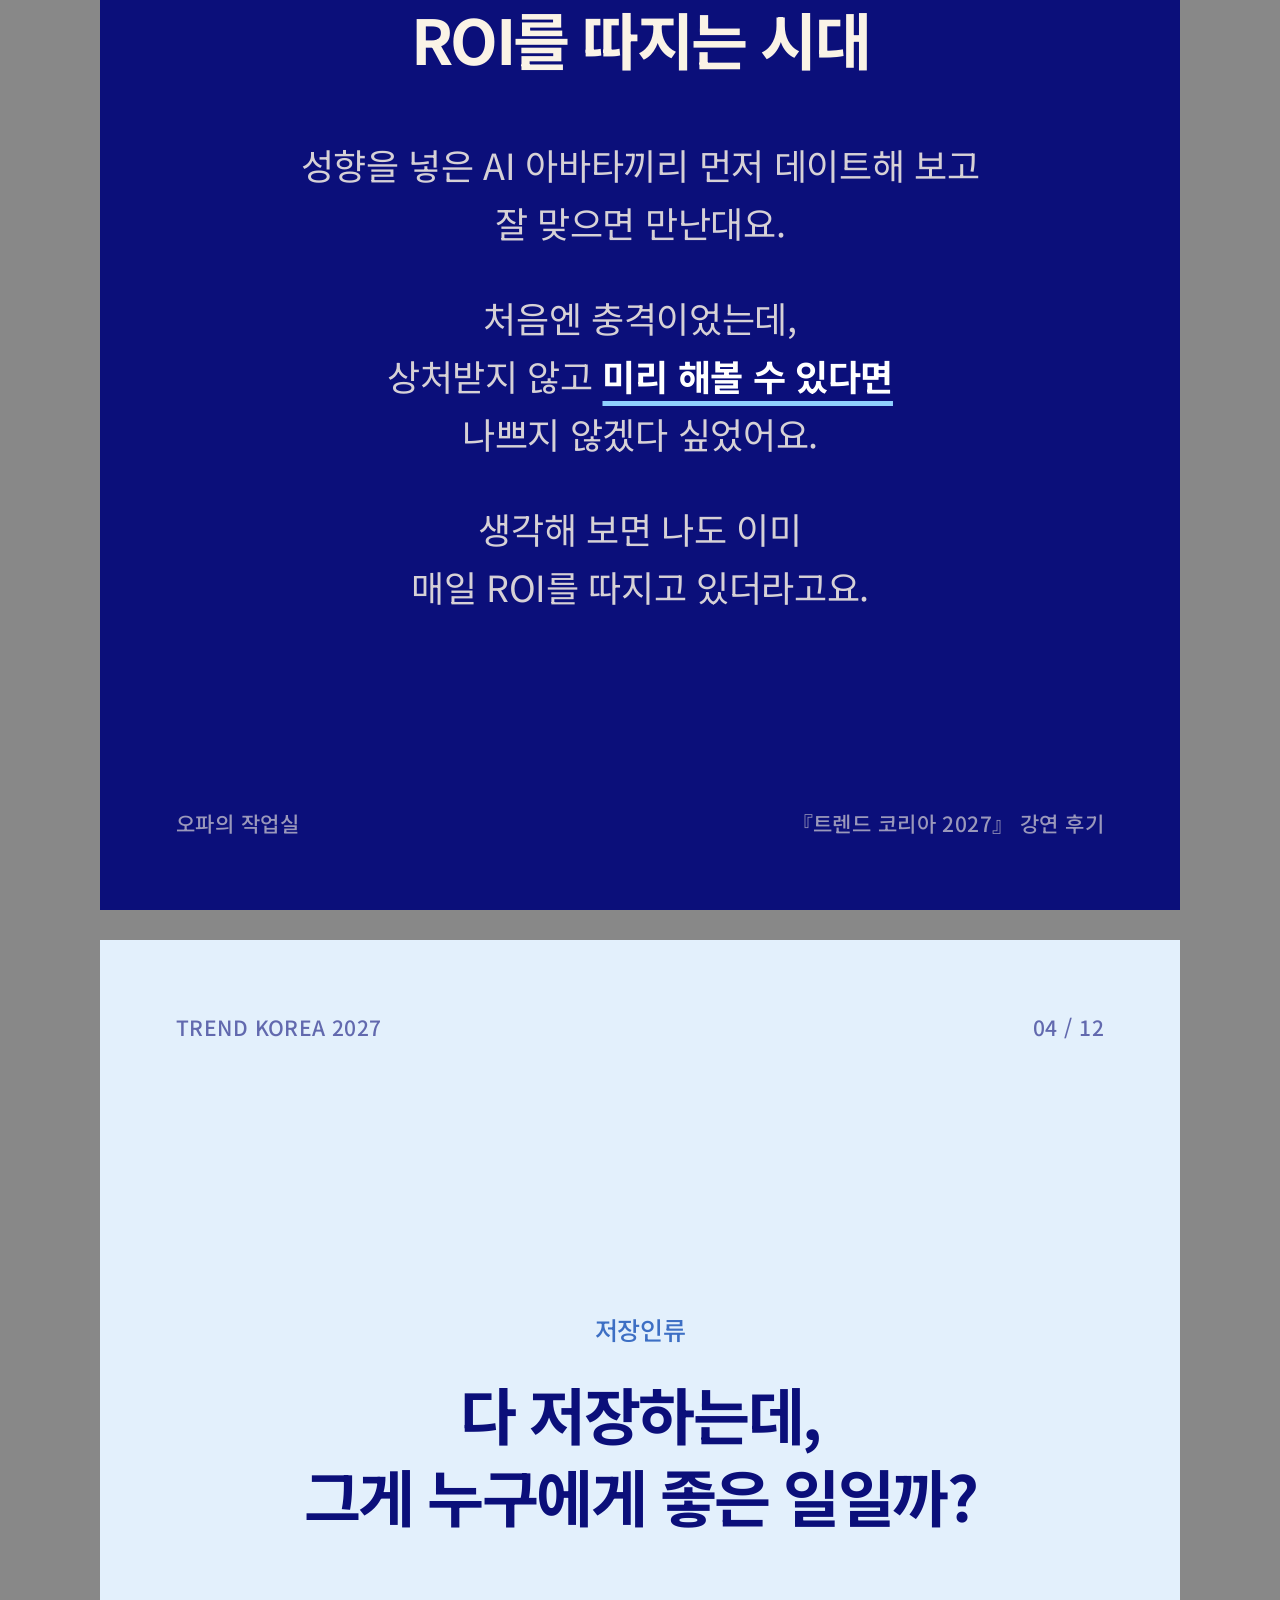
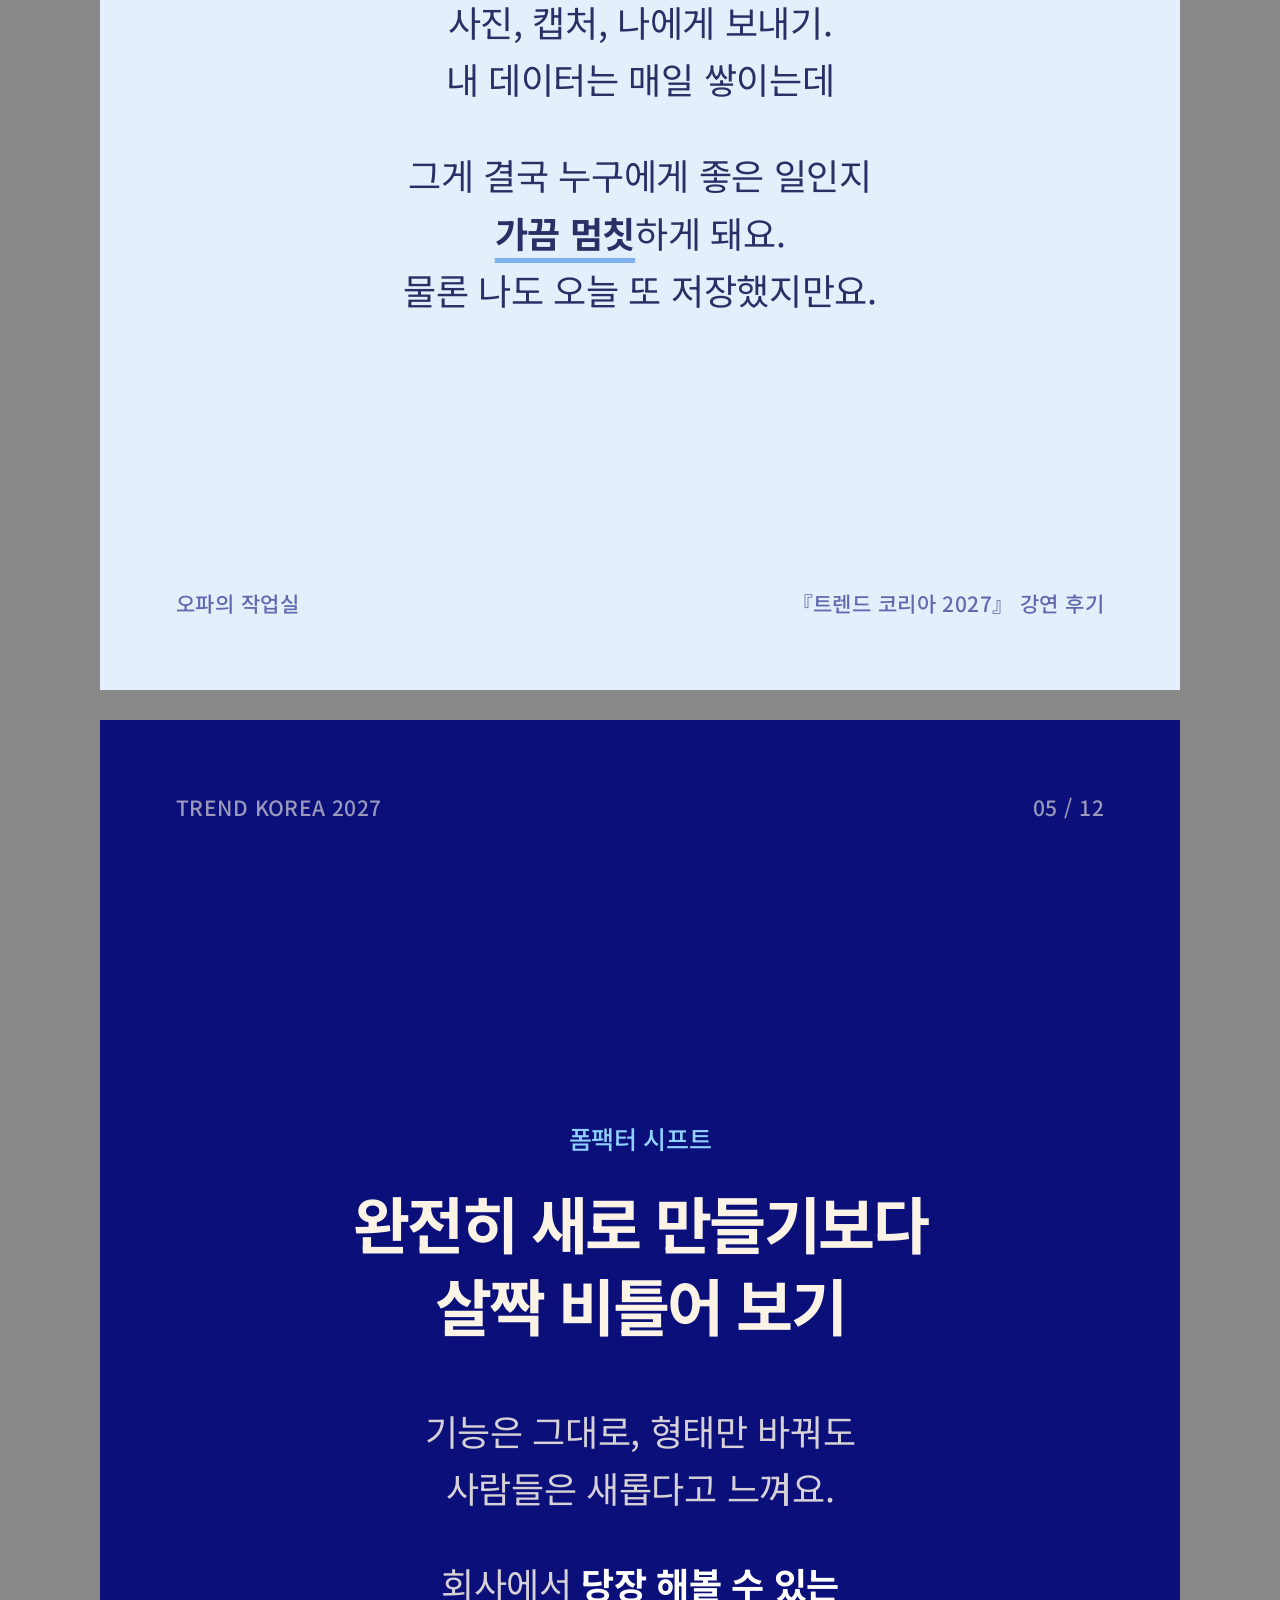
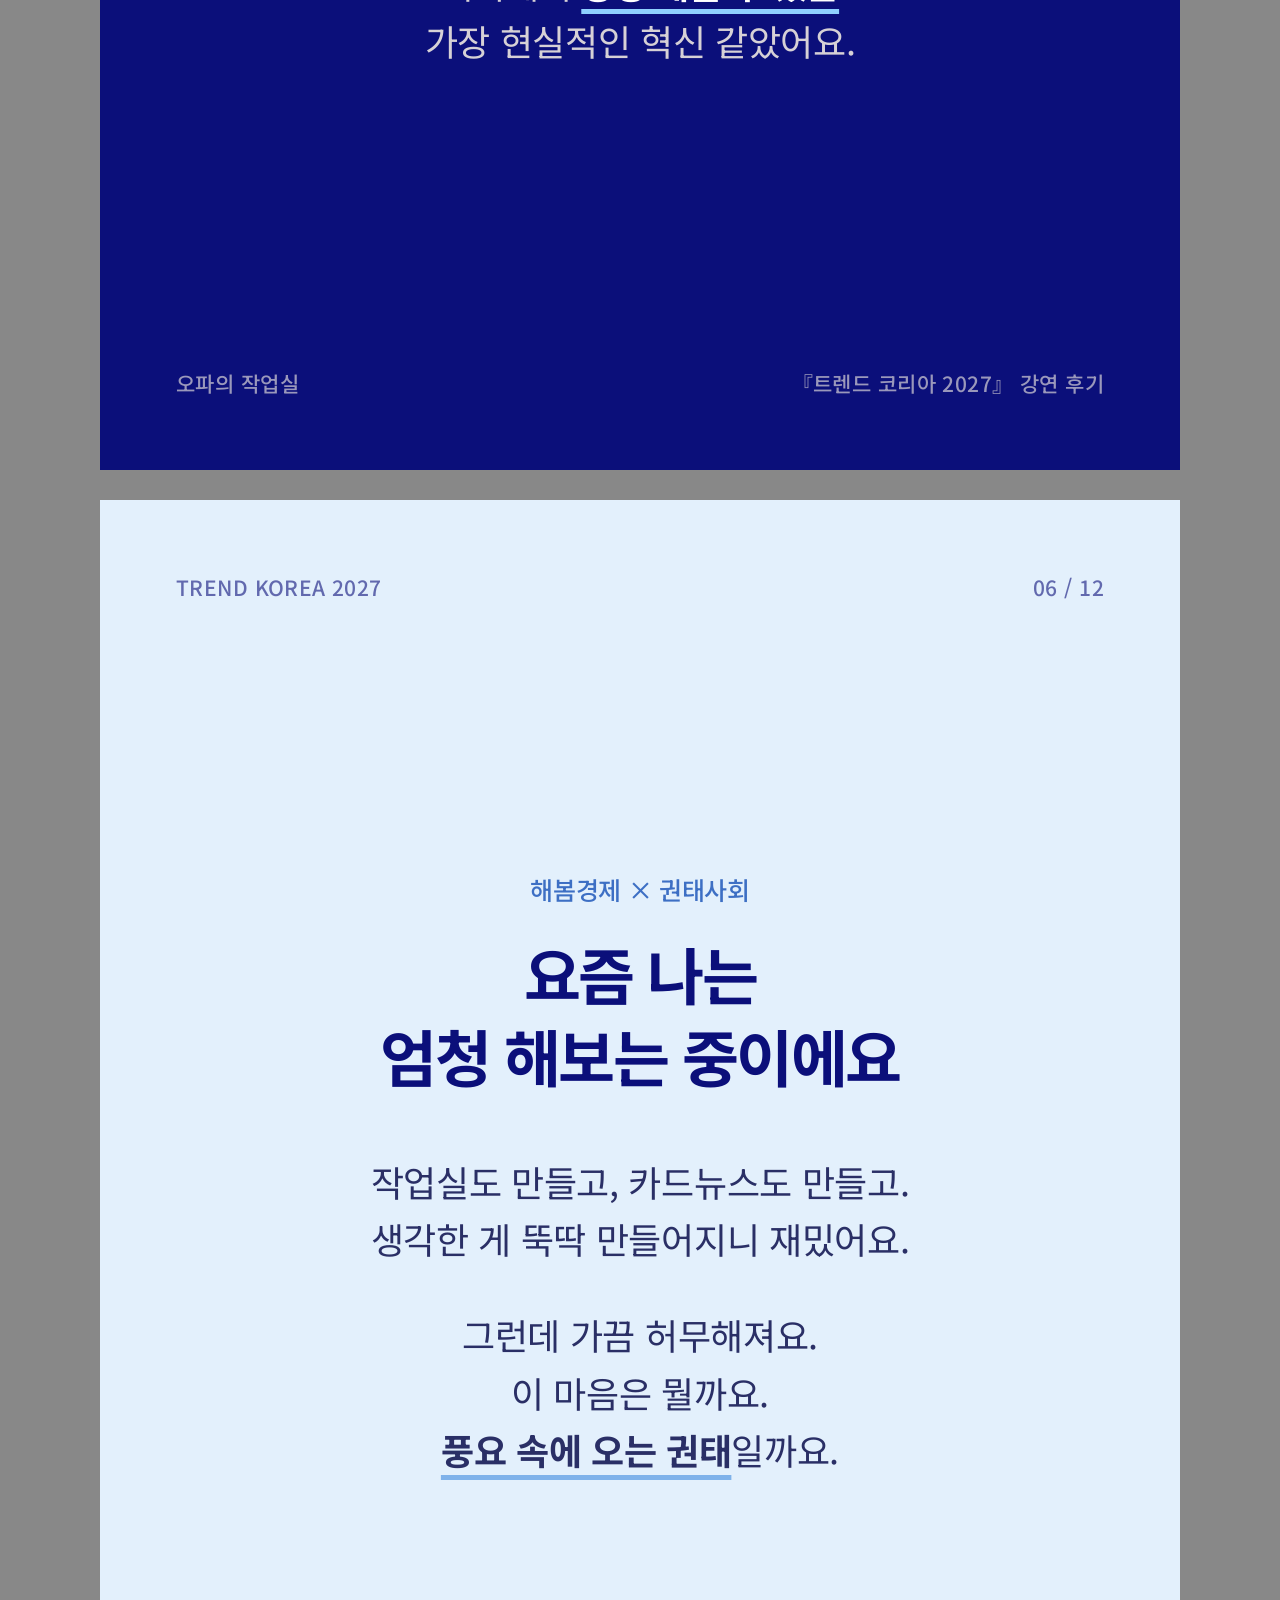
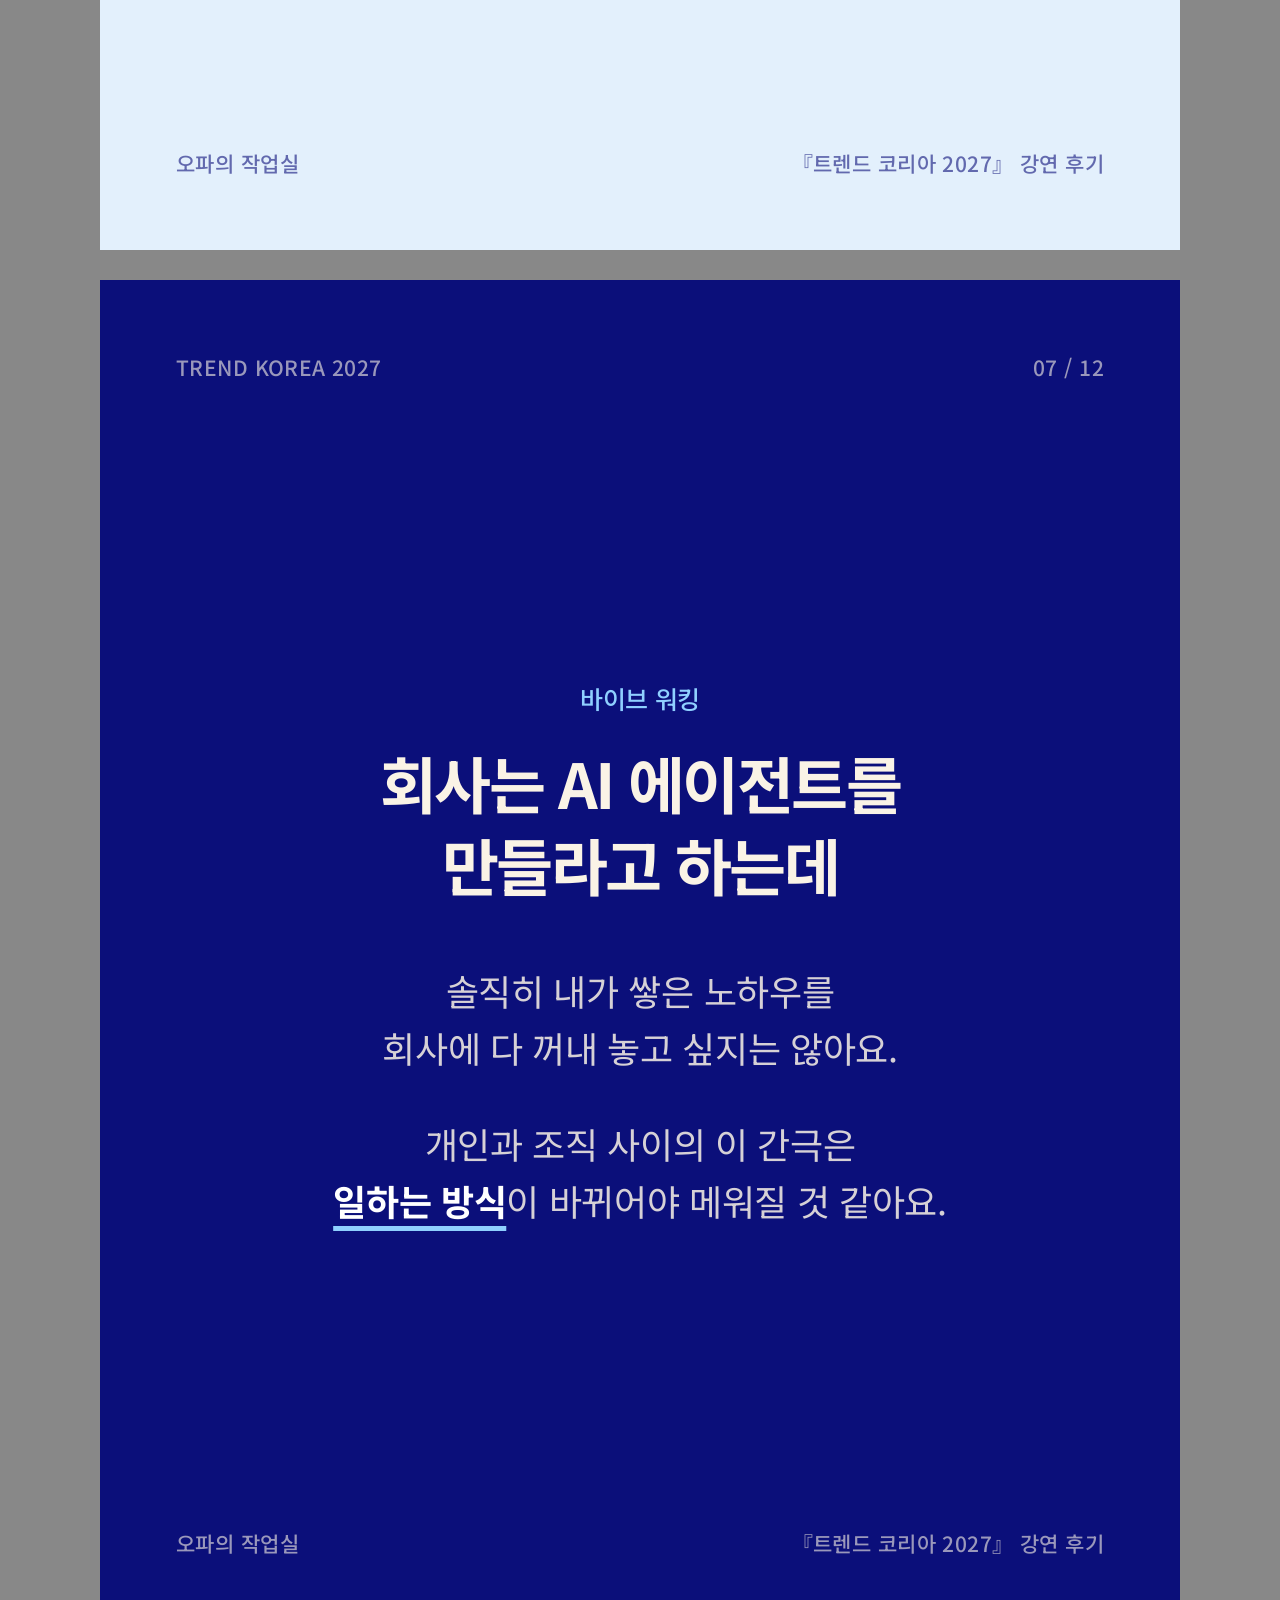
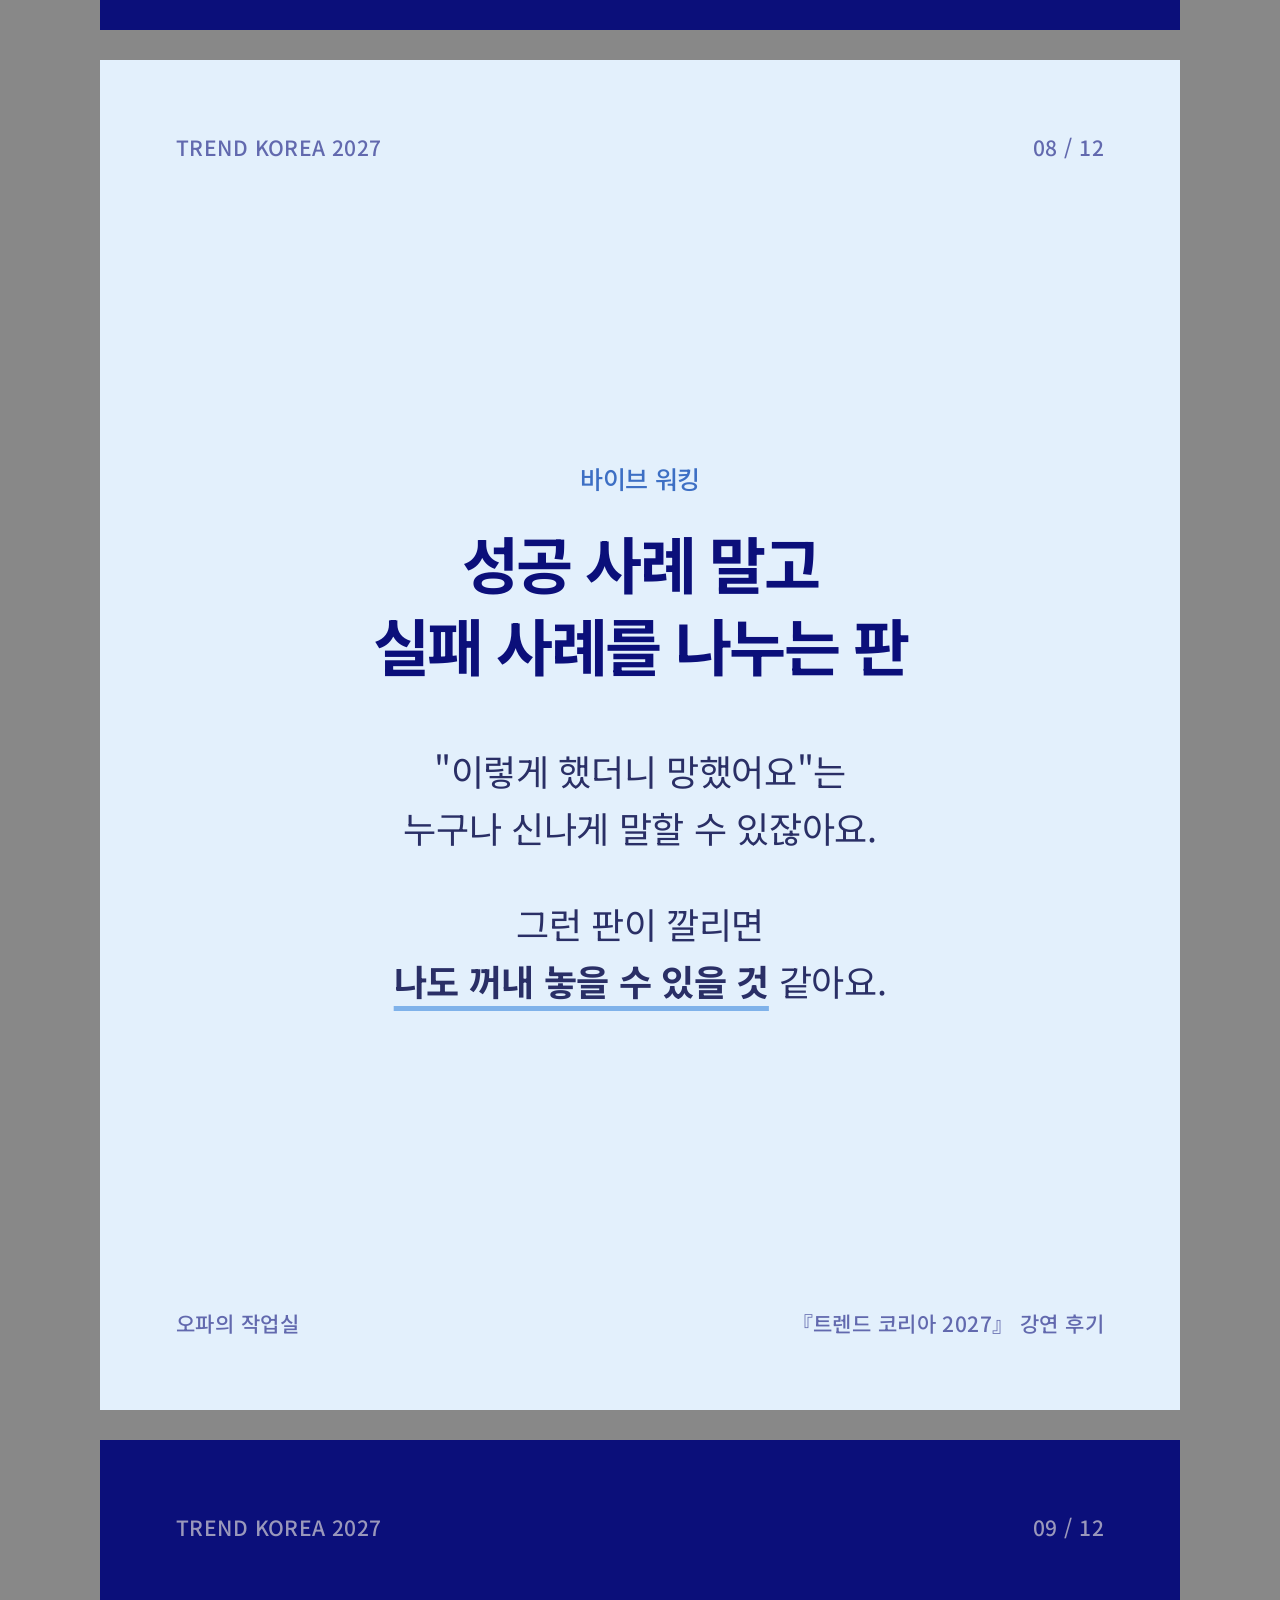
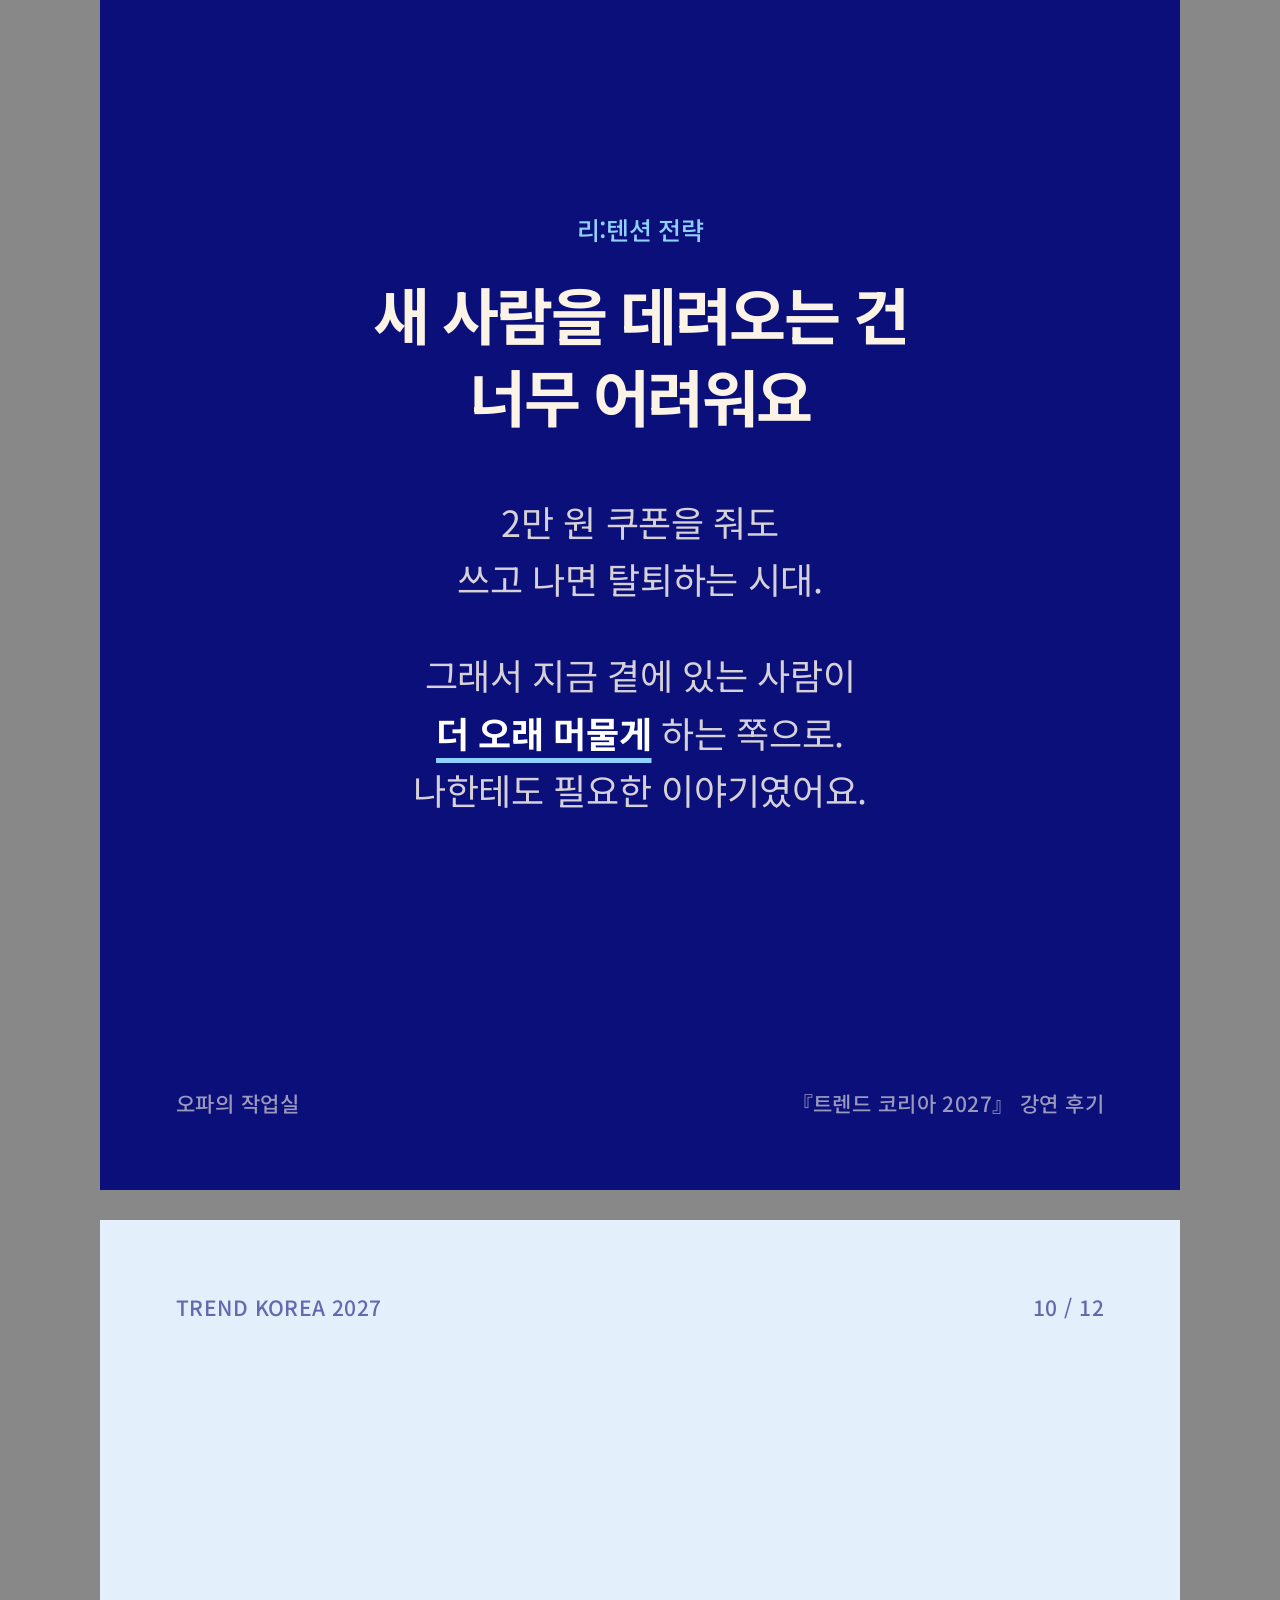
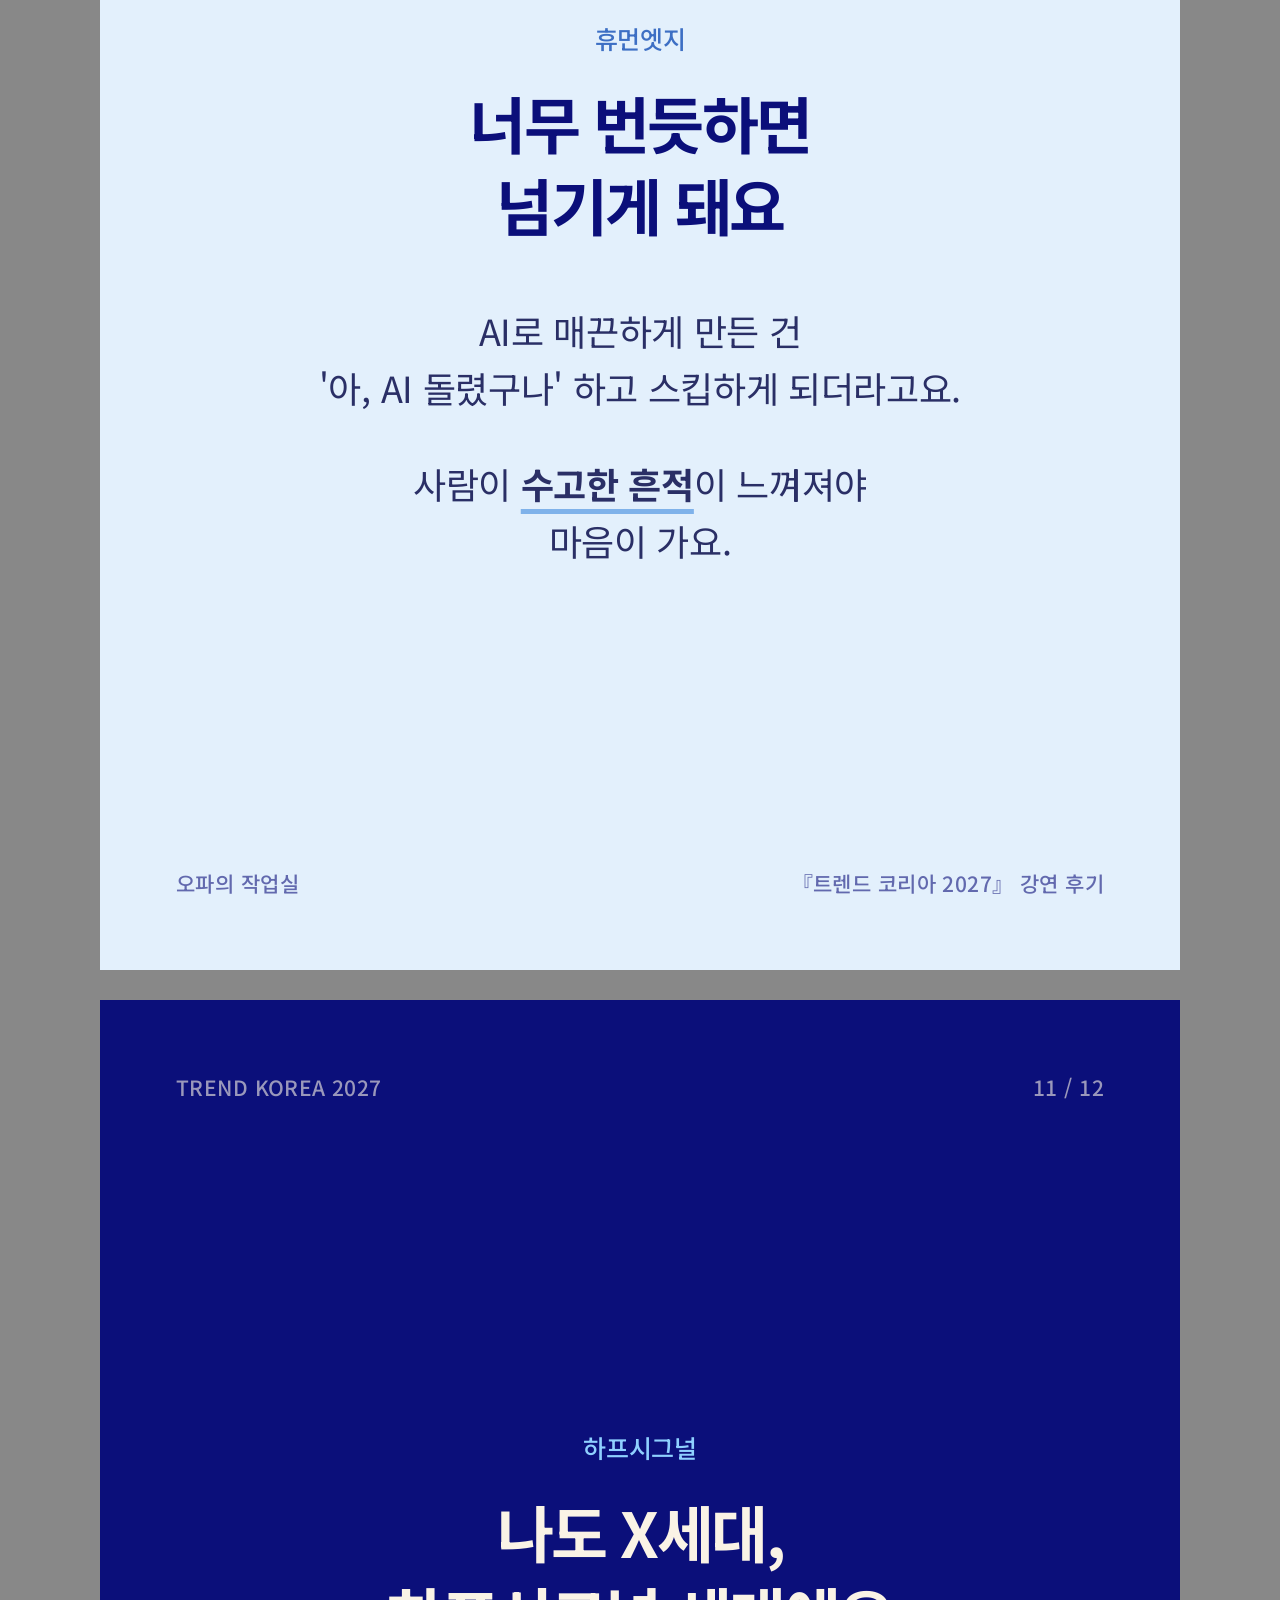
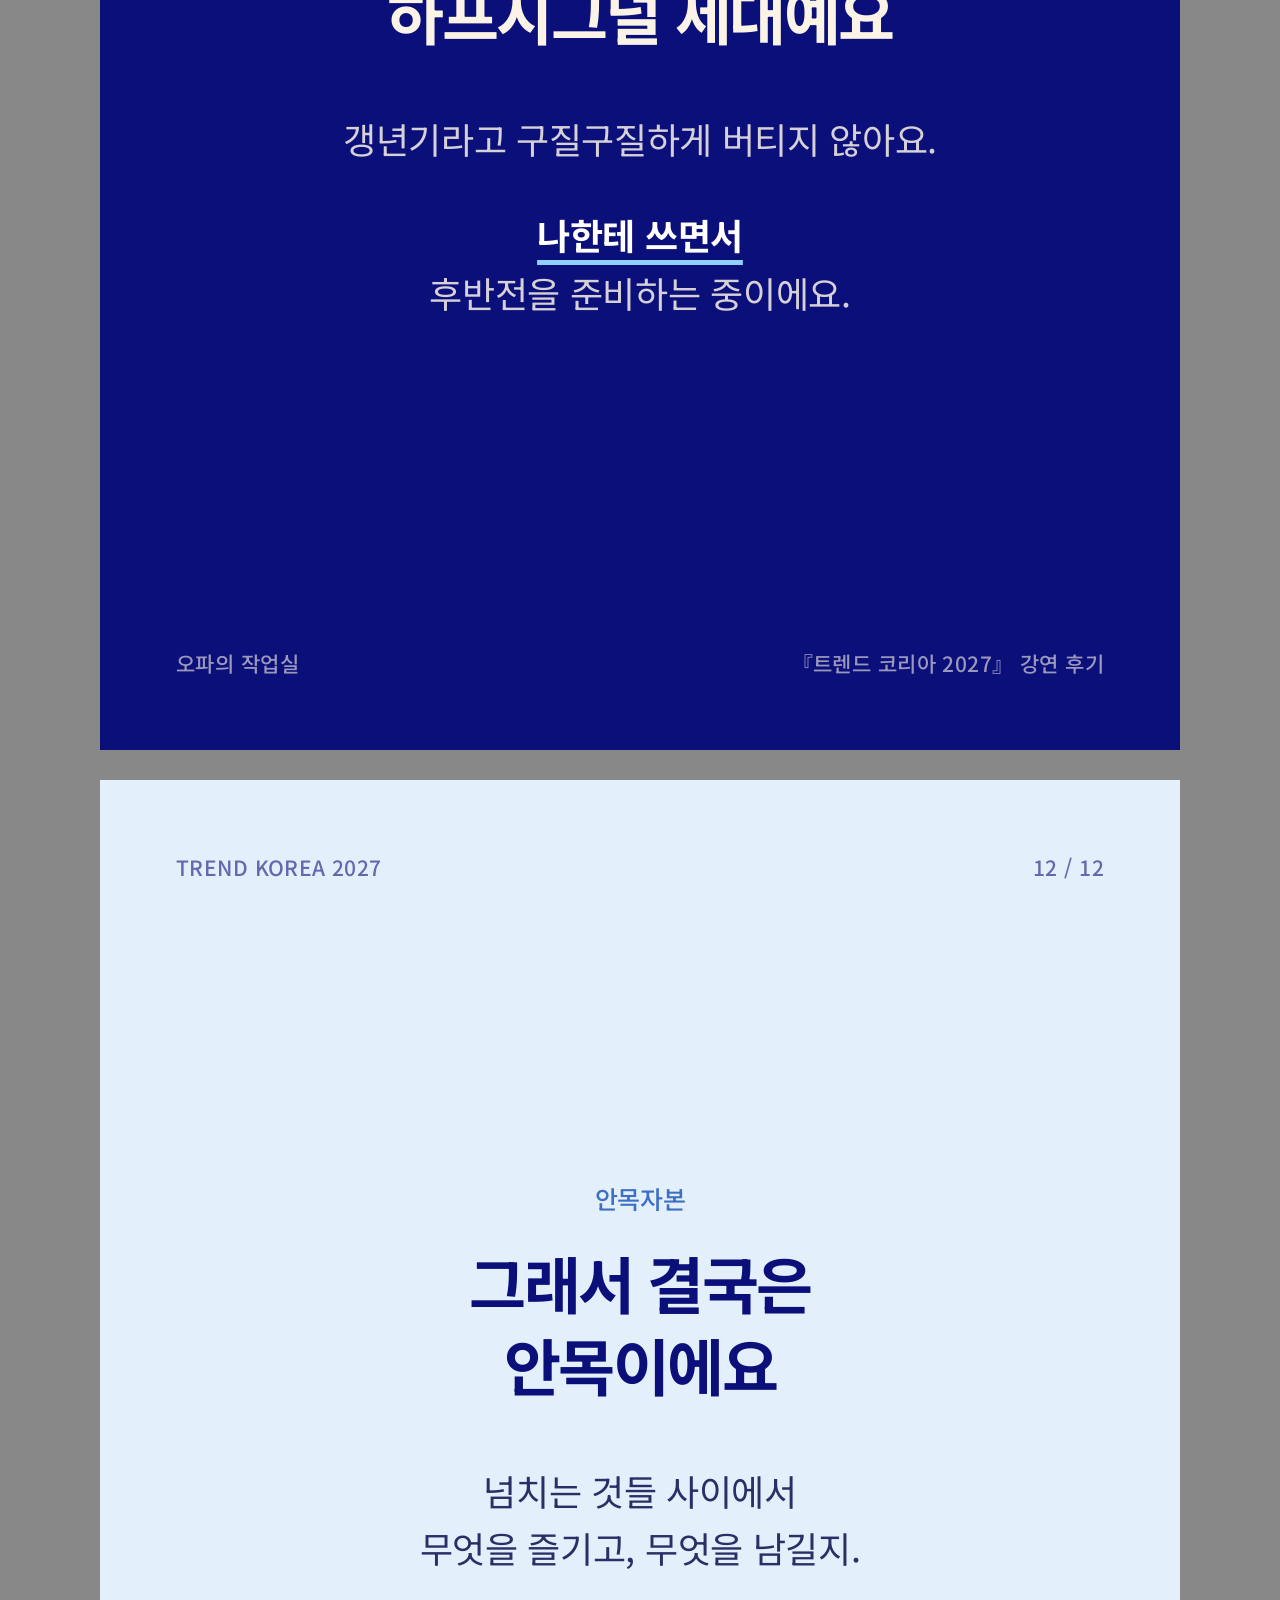
<file: cardnews/trend-korea-2027/voice/text.html>
<!doctype html><html lang="ko"><head><meta charset="utf-8"><title>text cards</title>
<link rel="stylesheet" href="../fonts/noto.css">
<style>
* { box-sizing: border-box; margin: 0; padding: 0; }
body { background: #888; }
.card { width: 1080px; height: 1350px; margin: 0 auto 30px; padding: 72px 76px; display: flex; flex-direction: column;
  font-family: 'Noto Sans KR', sans-serif; text-align: center; word-break: keep-all; letter-spacing: -0.02em; }
.dark { background: #0B0F7A; color: #FAF3E6; --k: #8FD0FF; --sub: rgba(250,243,230,.85); --line: #8FD0FF; --meta: rgba(250,243,230,.6); }
.light { background: #E3F0FC; color: #0B0F7A; --k: #3D6FC4; --sub: #2A2F66; --line: #7FB2EA; --meta: rgba(11,15,122,.6); }
.top, .foot { display: flex; justify-content: space-between; font-size: 21px; font-weight: 500; color: var(--meta); letter-spacing: .02em; }
.txt { flex: 1; display: flex; flex-direction: column; justify-content: center; align-items: center; }
.k { font-size: 25px; font-weight: 500; color: var(--k); margin-bottom: 26px; }
h2 { font-size: 62px; font-weight: 700; line-height: 1.32; letter-spacing: -0.04em; margin-bottom: 56px; }
p { font-size: 36px; font-weight: 400; line-height: 1.6; color: var(--sub); }
p + p { margin-top: 38px; }
em { font-style: normal; font-weight: 700; color: inherit; text-decoration: underline; text-decoration-color: var(--line);
  text-decoration-thickness: 5px; text-underline-offset: 10px; }
.dark em { color: #FFFFFF; }
.steps, .qs { list-style: none; text-align: left; margin-bottom: 44px; }
.steps li, .qs li { font-size: 35px; line-height: 1.5; padding: 12px 0; color: var(--sub); font-weight: 500; }
.steps span, .qs span { display: inline-block; width: 64px; font-size: 24px; font-weight: 700; color: var(--k); vertical-align: 4px; }
.qs li { font-size: 32px; padding: 10px 0; }
.steps span { width: 86px; }
.tbl { width: 100%; text-align: left; margin-top: -16px; }
.tr { display: grid; grid-template-columns: 64px 250px 1fr; align-items: center; padding: 14px 22px; border-bottom: 1px solid rgba(11,15,122,.12); }
.tr b { font-size: 34px; font-weight: 700; color: var(--k); }
.tr strong { font-size: 31px; font-weight: 700; }
.tr span { font-size: 25px; color: var(--sub); }
.tr.on { background: #FFFFFF; border-radius: 14px; border-bottom-color: transparent; box-shadow: 0 6px 18px -10px rgba(11,15,122,.35); }
.tr.on b, .tr.on strong { color: #0B0F7A; }
</style></head><body>
<section class="card dark" id="c1">
  <div class="top"><span>TREND KOREA 2027</span><span>01 / 12</span></div>
  <div class="txt"><div class="k">트렌드 코리아 2027을 듣고</div><h2>10개 키워드를 듣는 내내<br>'맞아, 맞아' 했어요</h2><p>그런데 듣다 보니<br>전부 <em>내 얘기</em>였어요.</p></div>
  <div class="foot"><span>오파의 작업실</span><span>『트렌드 코리아 2027』 강연 후기</span></div>
</section>
<section class="card light" id="c2">
  <div class="top"><span>TREND KOREA 2027</span><span>02 / 12</span></div>
  <div class="txt"><div class="k">권태사회</div><h2>풍요로우니까<br>빨리 지겨워져요</h2><p>새로운 게 매일 쏟아지니<br>금방 또 다음 걸 찾게 되죠.</p><p>그래서 요즘은 이렇게 생각해요.<br><em>괜찮으면, 그냥 즐기자.</em></p></div>
  <div class="foot"><span>오파의 작업실</span><span>『트렌드 코리아 2027』 강연 후기</span></div>
</section>
<section class="card dark" id="c3">
  <div class="top"><span>TREND KOREA 2027</span><span>03 / 12</span></div>
  <div class="txt"><div class="k">라이프 ROI</div><h2>사랑까지<br>ROI를 따지는 시대</h2><p>성향을 넣은 AI 아바타끼리 먼저 데이트해 보고<br>잘 맞으면 만난대요.</p><p>처음엔 충격이었는데,<br>상처받지 않고 <em>미리 해볼 수 있다면</em><br>나쁘지 않겠다 싶었어요.</p><p>생각해 보면 나도 이미<br>매일 ROI를 따지고 있더라고요.</p></div>
  <div class="foot"><span>오파의 작업실</span><span>『트렌드 코리아 2027』 강연 후기</span></div>
</section>
<section class="card light" id="c4">
  <div class="top"><span>TREND KOREA 2027</span><span>04 / 12</span></div>
  <div class="txt"><div class="k">저장인류</div><h2>다 저장하는데,<br>그게 누구에게 좋은 일일까?</h2><p>사진, 캡처, 나에게 보내기.<br>내 데이터는 매일 쌓이는데</p><p>그게 결국 누구에게 좋은 일인지<br><em>가끔 멈칫</em>하게 돼요.<br>물론 나도 오늘 또 저장했지만요.</p></div>
  <div class="foot"><span>오파의 작업실</span><span>『트렌드 코리아 2027』 강연 후기</span></div>
</section>
<section class="card dark" id="c5">
  <div class="top"><span>TREND KOREA 2027</span><span>05 / 12</span></div>
  <div class="txt"><div class="k">폼팩터 시프트</div><h2>완전히 새로 만들기보다<br>살짝 비틀어 보기</h2><p>기능은 그대로, 형태만 바꿔도<br>사람들은 새롭다고 느껴요.</p><p>회사에서 <em>당장 해볼 수 있는</em><br>가장 현실적인 혁신 같았어요.</p></div>
  <div class="foot"><span>오파의 작업실</span><span>『트렌드 코리아 2027』 강연 후기</span></div>
</section>
<section class="card light" id="c6">
  <div class="top"><span>TREND KOREA 2027</span><span>06 / 12</span></div>
  <div class="txt"><div class="k">해봄경제 × 권태사회</div><h2>요즘 나는<br>엄청 해보는 중이에요</h2><p>작업실도 만들고, 카드뉴스도 만들고.<br>생각한 게 뚝딱 만들어지니 재밌어요.</p><p>그런데 가끔 허무해져요.<br>이 마음은 뭘까요.<br><em>풍요 속에 오는 권태</em>일까요.</p></div>
  <div class="foot"><span>오파의 작업실</span><span>『트렌드 코리아 2027』 강연 후기</span></div>
</section>
<section class="card dark" id="c7">
  <div class="top"><span>TREND KOREA 2027</span><span>07 / 12</span></div>
  <div class="txt"><div class="k">바이브 워킹</div><h2>회사는 AI 에이전트를<br>만들라고 하는데</h2><p>솔직히 내가 쌓은 노하우를<br>회사에 다 꺼내 놓고 싶지는 않아요.</p><p>개인과 조직 사이의 이 간극은<br><em>일하는 방식</em>이 바뀌어야 메워질 것 같아요.</p></div>
  <div class="foot"><span>오파의 작업실</span><span>『트렌드 코리아 2027』 강연 후기</span></div>
</section>
<section class="card light" id="c8">
  <div class="top"><span>TREND KOREA 2027</span><span>08 / 12</span></div>
  <div class="txt"><div class="k">바이브 워킹</div><h2>성공 사례 말고<br>실패 사례를 나누는 판</h2><p>"이렇게 했더니 망했어요"는<br>누구나 신나게 말할 수 있잖아요.</p><p>그런 판이 깔리면<br><em>나도 꺼내 놓을 수 있을 것</em> 같아요.</p></div>
  <div class="foot"><span>오파의 작업실</span><span>『트렌드 코리아 2027』 강연 후기</span></div>
</section>
<section class="card dark" id="c9">
  <div class="top"><span>TREND KOREA 2027</span><span>09 / 12</span></div>
  <div class="txt"><div class="k">리:텐션 전략</div><h2>새 사람을 데려오는 건<br>너무 어려워요</h2><p>2만 원 쿠폰을 줘도<br>쓰고 나면 탈퇴하는 시대.</p><p>그래서 지금 곁에 있는 사람이<br><em>더 오래 머물게</em> 하는 쪽으로.<br>나한테도 필요한 이야기였어요.</p></div>
  <div class="foot"><span>오파의 작업실</span><span>『트렌드 코리아 2027』 강연 후기</span></div>
</section>
<section class="card light" id="c10">
  <div class="top"><span>TREND KOREA 2027</span><span>10 / 12</span></div>
  <div class="txt"><div class="k">휴먼엣지</div><h2>너무 번듯하면<br>넘기게 돼요</h2><p>AI로 매끈하게 만든 건<br>'아, AI 돌렸구나' 하고 스킵하게 되더라고요.</p><p>사람이 <em>수고한 흔적</em>이 느껴져야<br>마음이 가요.</p></div>
  <div class="foot"><span>오파의 작업실</span><span>『트렌드 코리아 2027』 강연 후기</span></div>
</section>
<section class="card dark" id="c11">
  <div class="top"><span>TREND KOREA 2027</span><span>11 / 12</span></div>
  <div class="txt"><div class="k">하프시그널</div><h2>나도 X세대,<br>하프시그널 세대예요</h2><p>갱년기라고 구질구질하게 버티지 않아요.</p><p><em>나한테 쓰면서</em><br>후반전을 준비하는 중이에요.</p></div>
  <div class="foot"><span>오파의 작업실</span><span>『트렌드 코리아 2027』 강연 후기</span></div>
</section>
<section class="card light" id="c12">
  <div class="top"><span>TREND KOREA 2027</span><span>12 / 12</span></div>
  <div class="txt"><div class="k">안목자본</div><h2>그래서 결국은<br>안목이에요</h2><p>넘치는 것들 사이에서<br>무엇을 즐기고, 무엇을 남길지.</p><p><em>고르는 눈</em>을 키우는 한 해를<br>보내 보려고요.</p></div>
  <div class="foot"><span>오파의 작업실</span><span>『트렌드 코리아 2027』 강연 후기</span></div>
</section>
</body></html>
</file>
<file: style.css>
/* 차분하고 밝은 화면. 강조색은 '급한 마감'과 '변경·확인 필요'에만 쓴다. */
:root {
  --bg: #f7f6f2;
  --surface: #ffffff;
  --text: #1f2328;
  --muted: #6b6f76;
  --line: #e4e2dc;
  --accent: #2f5d8a;
  --warn: #b4531a;
  --warn-bg: #fdf3ea;
  --info-bg: #eef3f8;
  --academy: #3c8a63;
  --exam: #c0392b;
  --neis: #9aa0a6;
  --radius: 12px;
}
* { box-sizing: border-box; }
html { -webkit-text-size-adjust: 100%; }
body {
  margin: 0; background: var(--bg); color: var(--text);
  font: 16px/1.55 -apple-system, BlinkMacSystemFont, "Apple SD Gothic Neo", "Pretendard", "Noto Sans KR", "Malgun Gothic", sans-serif;
  word-break: keep-all;
}
#app { max-width: 560px; margin: 0 auto; padding-bottom: 140px; }
a { color: var(--accent); }
h1 { font-size: 24px; line-height: 1.35; margin: 12px 0 8px; }
h2 { font-size: 17px; margin: 0 0 10px; }
h3 { font-size: 15px; margin: 18px 0 8px; }
p { margin: 6px 0; }
.pad { padding: 0 16px; }
.muted { color: var(--muted); }
.small { font-size: 13px; }
.center { text-align: center; }
.error { color: var(--exam); }
.note { margin-top: 28px; font-size: 13px; color: var(--muted); border-top: 1px solid var(--line); padding-top: 12px; }
.source { font-size: 12px; color: var(--muted); margin-top: 8px; }
.date { color: var(--muted); margin: 12px 0 4px; font-size: 14px; }

/* 상단 */
.top { position: sticky; top: 0; z-index: 5; display: flex; align-items: center; justify-content: space-between; gap: 8px;
  padding: 10px 16px; background: rgba(247, 246, 242, .94); backdrop-filter: blur(6px); border-bottom: 1px solid var(--line); min-height: 52px; }
.brand { font-weight: 700; }
.who { background: none; border: 0; padding: 0; text-align: left; font: inherit; color: inherit; cursor: pointer; }
.who span { color: var(--muted); font-size: 14px; margin-left: 4px; }

/* 버튼 */
button { font: inherit; cursor: pointer; }
button:disabled { opacity: .45; cursor: not-allowed; }
.primary { background: var(--accent); color: #fff; border: 0; border-radius: 10px; padding: 11px 18px; font-weight: 600; }
.ghost { background: transparent; border: 1px solid var(--line); border-radius: 10px; padding: 9px 14px; color: var(--text); }
.ghost.small { padding: 4px 10px; font-size: 13px; }
.danger { color: var(--exam); }
.link { background: none; border: 0; padding: 6px 0; color: var(--accent); text-decoration: underline; text-align: left; }
.wide { width: 100%; margin-top: 14px; padding: 14px; font-size: 17px; }
.fab { position: fixed; right: max(16px, calc(50% - 264px)); bottom: 78px; z-index: 6; background: var(--accent); color: #fff; border: 0;
  border-radius: 999px; padding: 13px 20px; font-weight: 600; box-shadow: 0 4px 14px rgba(0,0,0,.15); }

/* 하단 메뉴 */
.tabs { position: fixed; bottom: 0; left: 0; right: 0; z-index: 6; display: flex; justify-content: center; background: var(--surface);
  border-top: 1px solid var(--line); padding-bottom: env(safe-area-inset-bottom); }
.tabs button { flex: 1; max-width: 186px; background: none; border: 0; padding: 15px 0; color: var(--muted); font-size: 15px; }
.tabs button.on { color: var(--text); font-weight: 700; box-shadow: inset 0 3px 0 var(--accent); }

/* 구역과 목록 */
section { margin: 22px 0; }
.count { display: inline-block; min-width: 22px; padding: 0 7px; border-radius: 99px; background: var(--line); font-size: 13px; text-align: center; margin-left: 4px; }
.list { background: var(--surface); border: 1px solid var(--line); border-radius: var(--radius); overflow: hidden; }
.row { display: flex; gap: 10px; align-items: flex-start; width: 100%; background: none; border: 0; border-bottom: 1px solid var(--line);
  padding: 12px 14px; text-align: left; color: inherit; }
.list > .row:last-child { border-bottom: 0; }
.row .body { flex: 1; display: block; min-width: 0; background: none; border: 0; padding: 0; text-align: left; color: inherit; }
.row .title { display: block; font-weight: 600; }
.row .meta, p.meta { display: block; font-size: 13px; color: var(--muted); }
.row.done .title { text-decoration: line-through; color: var(--muted); font-weight: 400; }
.row.canceled .title { text-decoration: line-through; color: var(--muted); }
.urgent { color: var(--warn); font-weight: 700; }
.check { flex: none; width: 26px; height: 26px; border-radius: 50%; border: 2px solid #b9bcc2; background: #fff; color: #fff; font-size: 14px; line-height: 1; padding: 0; margin-top: 1px; }
.done .check { background: var(--accent); border-color: var(--accent); }
.mark { flex: none; width: 4px; align-self: stretch; border-radius: 2px; background: var(--accent); }
.o-academy .mark { background: var(--academy); }
.o-neis .mark { background: var(--neis); }
.mark.c-시험 { background: var(--exam); }
.mark.c-휴강 { background: #d0d3d8; }
.flag { display: inline-block; font-size: 12px; padding: 1px 7px; border-radius: 6px; margin: 4px 4px 0 0; background: #f0efe9; color: var(--muted); }
.flag.warn { background: var(--warn-bg); color: var(--warn); font-weight: 600; }
.empty { background: var(--surface); border: 1px dashed var(--line); border-radius: var(--radius); padding: 16px; color: var(--muted); }
details { margin: 10px 0; }
summary { cursor: pointer; color: var(--muted); font-size: 14px; padding: 6px 0; }
details .list { margin-top: 6px; }
.meal p { font-size: 14px; }
.welcome { background: var(--surface); border: 1px solid var(--line); border-radius: var(--radius); padding: 18px 16px; margin-top: 14px; }
.welcome .ghost { margin-left: 6px; }

/* 이번 주 */
.day { display: flex; gap: 10px; margin-bottom: 8px; }
.day .list { flex: 1; }
.dlabel { flex: none; width: 34px; text-align: center; font-size: 13px; color: var(--muted); padding-top: 8px; }
.dlabel span { display: block; font-size: 18px; color: var(--text); font-weight: 600; }
.day.is-today .dlabel { color: var(--accent); font-weight: 700; }

/* 입력 */
input, select, textarea { font: inherit; width: 100%; padding: 10px 12px; border: 1px solid var(--line); border-radius: 10px; background: #fff; color: var(--text); }
textarea { resize: vertical; }
input:focus, select:focus, textarea:focus { outline: 2px solid var(--accent); outline-offset: -1px; }
label { display: block; font-size: 14px; color: var(--muted); margin: 10px 0 0; }
label > input, label > select, label > textarea { margin-top: 4px; color: var(--text); }
.field { margin: 14px 0 4px; }
.field > label { margin: 0 0 6px; font-weight: 600; color: var(--text); }
.two { display: grid; grid-template-columns: 1fr 1fr; gap: 10px; }
.two > .ghost { margin-top: 10px; }
.unc { display: inline-flex; align-items: center; gap: 6px; margin: 0; }
.unc input { width: auto; }
.search { display: flex; gap: 8px; margin: 18px 0 10px; }
.search input { flex: 1; }
.searchbox { margin: 14px 0 10px; }
.chips { display: flex; flex-wrap: wrap; gap: 6px; margin: 6px 0; }
.chip { border: 1px solid var(--line); background: var(--surface); border-radius: 99px; padding: 7px 13px; font-size: 14px; color: var(--text); }
.chip.on { background: var(--text); color: #fff; border-color: var(--text); }

/* 배너 */
.banner { border-radius: 10px; padding: 11px 13px; margin: 10px 0; font-size: 14px; background: var(--surface); border: 1px solid var(--line); }
.banner.warn { background: var(--warn-bg); border-color: #f1d6c0; color: #6b3410; }
.banner.info { background: var(--info-bg); border-color: #d5e1ee; }
.banner p { margin: 4px 0 0; }

/* 추출 결과 항목 */
.item { background: var(--surface); border: 1px solid var(--line); border-left: 4px solid var(--accent); border-radius: 10px; padding: 12px; margin-bottom: 10px; }
.item.task { border-left-color: var(--warn); }
.item-top { display: flex; gap: 8px; align-items: center; }
.item-top select { width: auto; }
.item-top .unc { margin-left: auto; font-size: 13px; }
.item > input { margin-top: 8px; font-weight: 600; }
.reason { font-size: 13px; color: var(--warn); margin: 8px 0 0; }
.original { white-space: pre-wrap; font: inherit; font-size: 14px; background: var(--surface); border: 1px solid var(--line); border-radius: 10px; padding: 12px; max-height: 50vh; overflow: auto; }
.later { margin-top: 26px; font-size: 14px; color: var(--muted); }
.later ul { margin: 4px 0; padding-left: 20px; }

/* 학교 정보 */
dl.info { display: grid; grid-template-columns: 70px 1fr; gap: 6px 10px; margin: 0; background: var(--surface); border: 1px solid var(--line); border-radius: var(--radius); padding: 12px 14px; }
dl.info dt { color: var(--muted); font-size: 14px; }
dl.info dd { margin: 0; overflow-wrap: anywhere; }
table.status { width: 100%; border-collapse: collapse; background: var(--surface); border: 1px solid var(--line); border-radius: var(--radius); font-size: 14px; }
table.status td { padding: 10px 12px; border-bottom: 1px solid var(--line); vertical-align: top; }
table.status td:first-child { width: 40%; font-weight: 600; }
.cta { position: sticky; bottom: 12px; background: var(--bg); padding: 8px 0; }

/* 달력 */
.calhead { display: flex; align-items: center; justify-content: space-between; margin-top: 12px; }
.calhead h2 { margin: 0; }
.calhead .ghost { font-size: 20px; padding: 2px 14px; }
.cal { background: var(--surface); border: 1px solid var(--line); border-radius: var(--radius); padding: 8px; margin-top: 10px; }
.cal .wd, .cal .grid { display: grid; grid-template-columns: repeat(7, 1fr); text-align: center; }
.cal .wd span { font-size: 12px; color: var(--muted); padding: 4px 0; }
.cell { background: none; border: 0; border-radius: 8px; height: 52px; padding: 4px 0; display: flex; flex-direction: column; align-items: center; gap: 4px; color: var(--text); }
.cell.sun span:first-child { color: var(--exam); }
.cell.today span:first-child { font-weight: 800; color: var(--accent); }
.cell.sel { background: var(--info-bg); outline: 2px solid var(--accent); }
.dots { display: flex; gap: 3px; align-items: center; height: 10px; }
.dots i, .legend i { display: inline-block; width: 6px; height: 6px; border-radius: 50%; background: var(--accent); }
.d-neis { background: var(--neis) !important; }
.d-academy { background: var(--academy) !important; }
.d-exam { background: var(--exam) !important; }
.dots b, .legend b { color: var(--warn); font-size: 11px; line-height: 1; }
.legend { font-size: 12px; color: var(--muted); display: flex; flex-wrap: wrap; gap: 4px 10px; align-items: center; }
.legend i { margin-right: 3px; }

/* 바텀시트 */
#sheet { position: fixed; inset: 0; z-index: 20; }
.backdrop { position: absolute; inset: 0; background: rgba(20, 22, 26, .35); }
.panel { position: absolute; left: 0; right: 0; bottom: 0; max-width: 560px; margin: 0 auto; max-height: 88vh; overflow: auto;
  background: var(--bg); border-radius: 16px 16px 0 0; padding: 6px 16px calc(20px + env(safe-area-inset-bottom)); }
.sheet-head { display: flex; justify-content: space-between; align-items: center; gap: 10px; position: sticky; top: 0; background: var(--bg); padding: 10px 0; z-index: 1; }
.sheet-head h2 { margin: 0; }
.actions { display: flex; flex-wrap: wrap; gap: 8px; margin-top: 18px; }

#toast { position: fixed; left: 50%; bottom: 140px; transform: translateX(-50%); z-index: 30; background: var(--text); color: #fff;
  padding: 10px 16px; border-radius: 10px; font-size: 14px; max-width: calc(100% - 32px); }
.warn-text { color: var(--warn); }
.d-due { background: transparent !important; border: 1.5px solid var(--warn); width: 7px !important; height: 7px !important; }
.legend span { white-space: nowrap; }
.planner-link { display: block; text-decoration: none; color: var(--accent); font-weight: 600; }

/* 가족 사이트 아래 메뉴 (오늘 공부 | 학원 성적) */
.fnav a { flex: 1; max-width: 186px; text-align: center; padding: 15px 0; color: var(--muted); font-size: 15px; text-decoration: none; }
.fnav a.on { color: var(--text); font-weight: 700; box-shadow: inset 0 3px 0 var(--accent); }
body[data-site="family"] #planner, body[data-site="family"] #scores { padding-bottom: 90px; }
</file>
<file: planner.css>
/* 기말 플래너: 아이가 매일 여는 화면. 오늘 할 공부를 크게, 나머지는 작게. */
:root {
  --s-과학: #2f7d6d;
  --s-역사: #8a5a2b;
  --s-한문: #6b5b95;
  --s-국어: #b0413e;
  --s-영어: #2f5d8a;
  --s-수학: #c47f17;
  --s-학원: #6b6f76;
  --s-공통: #1f2328;
}
#planner { max-width: 560px; margin: 0 auto; padding-bottom: 40px; }
.phead { padding: 22px 16px 16px; background: var(--surface); border-bottom: 1px solid var(--line); text-align: center; }
.pdday { font-size: 44px; font-weight: 800; letter-spacing: -1px; line-height: 1.1; }
.psub { color: var(--muted); margin-top: 4px; }
.pbar { height: 8px; background: var(--line); border-radius: 99px; margin: 14px 0 6px; overflow: hidden; }
.pbar span { display: block; height: 100%; background: var(--accent); border-radius: 99px; transition: width .3s; }

.pnav { display: flex; align-items: center; justify-content: space-between; gap: 8px; margin-top: 16px; }
.pnav .ghost { font-size: 22px; padding: 4px 16px; }
.pday { text-align: center; font-size: 17px; }
.pphase { display: block; font-size: 13px; color: var(--muted); }
.center-block { display: block; margin: 4px auto 0; }

.pweek { display: grid; grid-template-columns: repeat(7, 1fr); gap: 4px; margin: 14px 0 4px; }
.pwd { background: var(--surface); border: 1px solid var(--line); border-radius: 10px; padding: 6px 0; display: flex; flex-direction: column; align-items: center; gap: 2px; color: var(--text); }
.pwd span { font-size: 12px; color: var(--muted); }
.pwd b { font-size: 16px; }
.pwd.today b { color: var(--accent); }
.pwd.sel { outline: 2px solid var(--accent); background: var(--info-bg); }
.pwd i { width: 7px; height: 7px; border-radius: 50%; }
.pwd i.full { background: var(--academy); }
.pwd i.part { background: #e0b44c; }
.pwd i.none { background: #d0d3d8; }
.pwd i.rest { background: transparent; }

.psummary { font-size: 17px; margin: 18px 0 10px; }
.plist { display: flex; flex-direction: column; gap: 10px; }
.pcard { display: flex; gap: 12px; align-items: flex-start; background: var(--surface); border: 1px solid var(--line); border-left: 5px solid var(--s-공통); border-radius: 12px; padding: 14px; }
.pcard.is-done { opacity: .55; }
.pcard.is-done .ptask { text-decoration: line-through; }
.pcheck { flex: none; width: 34px; height: 34px; border-radius: 50%; border: 2px solid #b9bcc2; background: #fff; color: #fff; font-size: 18px; padding: 0; }
.is-done .pcheck { background: var(--academy); border-color: var(--academy); }
.pbody { flex: 1; min-width: 0; }
.ptop { display: flex; flex-wrap: wrap; gap: 6px; align-items: center; font-size: 13px; }
.psubj { font-weight: 700; color: var(--s-공통); }
.pweight { color: var(--muted); }
.pmin { margin-left: auto; color: var(--muted); }
.ptask { font-size: 18px; font-weight: 700; margin-top: 2px; line-height: 1.4; }
.prange { color: var(--muted); font-size: 14px; margin-top: 2px; }
.pmemo { font-size: 13px; color: var(--warn); margin-top: 4px; }
.plink { display: inline-block; margin-top: 10px; background: var(--s-과학); color: #fff; text-decoration: none; padding: 8px 14px; border-radius: 8px; font-weight: 600; font-size: 15px; }
.plate { width: 100%; background: var(--warn-bg); color: var(--warn); border: 1px solid #f1d6c0; border-radius: 10px; padding: 12px; font-weight: 600; margin-bottom: 10px; }

/* 과목 색 */
.s-과학 { border-left-color: var(--s-과학); } .s-과학 .psubj { color: var(--s-과학); }
.s-역사 { border-left-color: var(--s-역사); } .s-역사 .psubj { color: var(--s-역사); }
.s-한문 { border-left-color: var(--s-한문); } .s-한문 .psubj { color: var(--s-한문); }
.s-국어 { border-left-color: var(--s-국어); } .s-국어 .psubj { color: var(--s-국어); }
.s-영어 { border-left-color: var(--s-영어); } .s-영어 .psubj { color: var(--s-영어); }
.s-수학 { border-left-color: var(--s-수학); } .s-수학 .psubj { color: var(--s-수학); }
.s-학원 { border-left-color: var(--s-학원); } .s-학원 .psubj { color: var(--s-학원); }

/* 오늘 학원 시간표 (체크하는 할 일과 따로) */
.pclass { display: flex; flex-wrap: wrap; gap: 8px; margin-top: 14px; }
.pclass span { background: var(--surface); border: 1px solid var(--line); border-left-width: 4px; border-radius: 8px; padding: 6px 10px; font-size: 14px; }
.pclass span b { margin-right: 4px; }

/* 공부법 (시트 '공부 방법' 탭) */
.phow { margin-top: 10px; }
.phow summary { font-size: 14px; color: var(--accent); font-weight: 600; padding: 2px 0; }
.phow ol { margin: 6px 0 0; padding-left: 20px; font-size: 14px; line-height: 1.6; }
.phow li { margin-bottom: 2px; }

/* 학원 성적 요약 (플래너 아래) */
.ph2 { font-size: 17px; margin: 0 0 10px; }
.srow-link { align-items: center; text-decoration: none; }
.srow-link b { white-space: nowrap; }
.srow-link .flag { margin: 0 0 0 6px; white-space: nowrap; }
</file>
<file: opa-theme.css>
/* 오파의 작업실(openpouch.kr) 디자인 — 크림 바탕, 울트라마린, 포인트 핑크.
   영문·숫자 라벨은 Jost, 본문은 Noto Sans KR. 카드는 둥글게(18px), 버튼은 알약 모양.
   플래너·학원 성적 화면에서 style.css 와 각 화면 CSS 뒤에 불러와 덮어쓴다. */
:root {
  --bg: #FAF3E6;
  --surface: #FFFBF3;
  --cream: #F5E9D1;
  --text: #1B1B33;
  --muted: #6B6577;
  --line: #E6DACA;
  --accent: #1117A9;
  --accent-deep: #0B0F7A;
  --sky: #DCECFB;
  --info-bg: #DCECFB;
  --warn: #B73561;
  --warn-bg: #FAD9E1;
  --exam: #B73561;
  --academy: #2f7d6d;
  --radius: 18px;
  --display: 'Jost', 'Futura', 'Avenir Next', 'Noto Sans KR', 'Apple SD Gothic Neo', sans-serif;
  --body: 'Noto Sans KR', 'SUIT Variable', 'Apple SD Gothic Neo', 'Malgun Gothic', sans-serif;
  /* 과목 색: 작업실 팔레트에 맞춤 (영어 울트라마린, 국어 핑크) */
  --s-영어: #1117A9;
  --s-국어: #B73561;
  --s-과학: #2f7d6d;
  --s-역사: #8a5a2b;
  --s-한문: #6b5b95;
  --s-수학: #C47F17;
  --s-학원: #6B6577;
  --s-공통: #1B1B33;
}
body { font-family: var(--body); line-height: 1.65; }
a { color: var(--accent); }

/* 작은 영문 라벨 (작업실 사이트의 섹션 머리표) */
.k { display: block; font-family: var(--display); font-weight: 700; font-size: 12px; letter-spacing: .24em; text-transform: uppercase; color: var(--accent); margin-bottom: 2px; }

/* 버튼: 알약 모양 */
.primary { background: var(--accent); color: var(--bg); border-radius: 999px; font-weight: 700; padding: 12px 22px; }
.primary:hover { background: var(--accent-deep); }
.ghost { border: 1.5px solid var(--line); border-radius: 999px; background: var(--surface); color: var(--text); font-weight: 600; }
.ghost:hover { border-color: var(--accent); background: var(--sky); }
.ghost.danger { color: var(--warn); }
.link { color: var(--accent); font-weight: 600; }
.chip { border: 1.5px solid var(--line); background: var(--surface); font-weight: 600; }
.chip.on { background: var(--accent); border-color: var(--accent); color: var(--bg); }
:focus-visible { outline: 2px solid var(--accent); outline-offset: 2px; }

/* 카드와 목록 */
.list, .card, .empty, .pcard, .pwd, .pclass span { border: 1.5px solid var(--line); background: var(--surface); }
.list, .card, .pcard { border-radius: var(--radius); }
.empty { border-style: dashed; border-radius: var(--radius); }
.banner { border-radius: 14px; }
.banner.info { background: var(--sky); border-color: transparent; color: var(--text); }
.banner.warn { background: var(--warn-bg); border-color: transparent; color: #7a2141; }
.flag { border-radius: 999px; padding: 2px 9px; background: var(--cream); color: var(--muted); font-weight: 600; }
.flag.warn { background: var(--warn-bg); color: var(--warn); }
input, select, textarea { border: 1.5px solid var(--line); border-radius: 12px; background: #fff; }
input:focus, select:focus, textarea:focus { outline: 2px solid var(--accent); outline-offset: -1px; }

/* 아래 메뉴 */
.tabs { background: rgba(255, 251, 243, .96); backdrop-filter: blur(8px); border-top: 1.5px solid var(--line); }
.fnav a { font-weight: 600; }
.fnav a.on { color: var(--accent); font-weight: 700; box-shadow: inset 0 3px 0 var(--accent); }

/* ───────── 플래너 ───────── */
.phead { background: var(--bg); border-bottom: 0; padding: 28px 16px 8px; text-align: left; max-width: 560px; margin: 0 auto; }
.pdday { font-family: var(--display); font-weight: 700; font-size: 64px; letter-spacing: -.02em; color: var(--accent); line-height: 1; }
.phead .psub { color: var(--muted); }
.pbar { height: 10px; background: var(--cream); border-radius: 999px; }
.pbar span { background: var(--accent); }
.pnav .ghost { border-radius: 999px; width: 44px; height: 44px; padding: 0; }
.pday b { color: var(--accent); }
.pphase { font-family: var(--body); }
.pwd { border-radius: 14px; }
.pwd b { font-family: var(--display); font-weight: 500; font-size: 18px; }
.pwd.sel { outline: 0; background: var(--accent); border-color: var(--accent); }
.pwd.sel span, .pwd.sel b { color: var(--bg); }
.pwd.today:not(.sel) b { color: var(--accent); font-weight: 700; }
.pwd i.full { background: var(--accent); }
.pwd.sel i.full, .pwd.sel i.part, .pwd.sel i.none { background: var(--bg); }
.pwd i.part { background: #E9A9BF; }
.pwd i.none { background: var(--line); }
.pclass span { border-radius: 999px; padding: 6px 14px; border-left-width: 1.5px; }
.pclass span b { color: inherit; }
.psummary b { color: var(--accent); }
.pcard { border-left-width: 6px; }
.pcheck { border: 2px solid var(--line); background: #fff; }
.is-done .pcheck { background: var(--accent); border-color: var(--accent); color: var(--bg); }
.ptop .pmin { font-family: var(--display); font-weight: 500; }
.plink { background: var(--accent); color: var(--bg); border-radius: 999px; padding: 8px 16px; font-weight: 700; }
.plink:hover { background: var(--accent-deep); }
.phow summary { color: var(--accent); }
.plate { background: var(--warn-bg); color: var(--warn); border: 0; border-radius: 999px; font-weight: 700; }
.s-과학 { border-left-color: var(--s-과학); } .s-역사 { border-left-color: var(--s-역사); } .s-한문 { border-left-color: var(--s-한문); }
.s-국어 { border-left-color: var(--s-국어); } .s-영어 { border-left-color: var(--s-영어); } .s-수학 { border-left-color: var(--s-수학); }
.s-학원 { border-left-color: var(--s-학원); }
.s-과학 .psubj { color: var(--s-과학); } .s-역사 .psubj { color: var(--s-역사); } .s-한문 .psubj { color: var(--s-한문); }
.s-국어 .psubj { color: var(--s-국어); } .s-영어 .psubj { color: var(--s-영어); } .s-수학 .psubj { color: var(--s-수학); }
.ph2 { font-size: 19px; }
.srow-link b { font-family: var(--display); font-weight: 600; font-size: 17px; }

/* ───────── 학원 성적 ───────── */
.shero { padding: 28px 16px 6px; }
.shero h1 { font-size: 28px; }
.sstat .big { font-family: var(--display); font-weight: 600; font-size: 30px; letter-spacing: -.01em; color: var(--text); }
.scard .shead b { font-size: 17px; }
.schart .line { stroke: var(--accent); stroke-width: 2.5; }
.schart .dot { fill: var(--accent); stroke: var(--surface); }
.schart .dot.miss { fill: var(--surface); stroke: var(--warn); stroke-width: 2.5; }
.schart .passline { stroke: #D34C7A; opacity: .7; }
.schart .axis { font-family: var(--display); }
.schart .vlabel { font-family: var(--display); fill: var(--accent); }
/* 학원 문자 넣기 — 상자는 다른 카드와 같고, 울트라마린이 너무 센 버튼만 작업실 살구색으로 */
.add { --apricot: #FBE6C1; --apricot-deep: #F6D49A; --ink2: #242336; --brown: #5A4C38; text-align: left; }
.add .upload, .add .primary.wide { background: var(--apricot); color: var(--ink2); border: 1.5px solid #E7C48A; text-align: center; }
.add .upload:hover, .add .primary.wide:hover { background: var(--apricot-deep); }
/* 넣는 방법 고르기: 사진으로 | 글로 */
.add .seg { display: grid; grid-template-columns: 1fr 1fr; gap: 4px; padding: 4px; margin: 12px 0 4px; background: var(--cream); border-radius: 999px; }
.add .seg button { border: 0; background: transparent; border-radius: 999px; padding: 10px 0; font-weight: 700; color: var(--muted); min-height: 44px; }
.add .seg button.on { background: var(--apricot); color: var(--ink2); box-shadow: 0 0 0 1.5px #E7C48A inset; }
.add .add-help { color: var(--muted); font-size: 14px; margin: 12px 2px 0; text-align: left; }
.stable th { font-family: var(--display); font-weight: 600; letter-spacing: .06em; color: var(--muted); font-size: 12px; text-transform: uppercase; }
.fb li b { color: var(--accent); }

/* 맨 아래 만든 사람 표시 — 작업실 푸터처럼 은은한 크림 띠 위에 한 줄 */
.sfoot { margin-top: 36px; background: linear-gradient(to bottom, #F1E5D3, var(--bg)); border-top: 1px solid rgba(27, 27, 51, .12); }
.sfoot-in { max-width: 560px; margin: 0 auto; padding: 18px 16px 22px; display: flex; flex-wrap: wrap; align-items: center; justify-content: space-between; gap: 12px; }
.sfoot-links { display: flex; flex-wrap: wrap; gap: 8px; }
.sfoot-by { display: inline-flex; align-items: center; gap: 10px; font-family: var(--display); font-weight: 700; font-size: 12px; letter-spacing: .24em; text-transform: uppercase; color: var(--accent); }
.sfoot-by img { flex: none; }
.sfoot-ig { display: inline-flex; align-items: center; gap: 8px; min-height: 44px; padding: 0 16px; border: 1.5px solid var(--accent); border-radius: 999px;
  color: var(--accent); font-family: var(--display); font-weight: 600; font-size: 14px; text-decoration: none; white-space: nowrap; }
.sfoot-ig:hover { background: var(--sky); }
.sfoot-ig:focus-visible { outline: 2px solid var(--accent); outline-offset: 3px; }
/* 가족 사이트(아이용) 푸터: 눈에 띄지 않게 작고 흐리게 */
.sfoot-quiet { margin: 40px auto 0; padding: 0 16px 20px; text-align: center; font-family: var(--display); font-size: 11px; letter-spacing: .04em; color: var(--muted); opacity: .55; }
.sfoot-quiet a { color: inherit; text-decoration: none; }

/* ───────── PC 넓은 화면 ─────────
   플래너: 왼쪽에 D-day·날짜·학원 시간·최근 성적, 오른쪽에 오늘 공부 목록.
   학원 성적: 테스트 카드를 여러 줄로, 문자 넣기와 기록 관리는 나란히. 폰 화면은 그대로. */
@media (min-width: 960px) {
  #planner { max-width: 1120px; display: grid; grid-template-columns: 380px minmax(0, 1fr); column-gap: 48px;
    grid-template-areas: "head right" "left right" "scores right" "note right" "foot foot" "nav nav";
    grid-template-rows: auto auto auto 1fr auto; padding: 0 24px 40px; }
  #planner > main { display: contents; }
  #planner .phead { grid-area: head; max-width: none; margin: 0; padding: 40px 0 8px; }
  #planner .pleft { grid-area: left; }
  #planner .pright { grid-area: right; padding-top: 40px; }
  #planner .pscores { grid-area: scores; }
  #planner .note { grid-area: note; align-self: start; }
  #planner .sfoot-quiet, #planner .sfoot { grid-area: foot; }
  #planner .fnav { grid-area: nav; }
  #planner .pright .plist { display: grid; grid-template-columns: repeat(auto-fill, minmax(320px, 1fr)); gap: 12px; align-items: start; }
  #planner .pright .plist > * { margin: 0; }

  #scores { max-width: 1120px; padding: 0 24px 40px; }
  #scores .shero { padding: 40px 0 10px; }
  #scores .pad { padding: 0; }
  #scores .sgrid { grid-template-columns: repeat(auto-fill, minmax(320px, 1fr)); gap: 16px; }
  #scores .add { max-width: 640px; }
  .sfoot-in { max-width: 1120px; padding-left: 24px; padding-right: 24px; }
}
</file>
<file: scores.css>
/* 학원 성적 기록 */
#scores { max-width: 720px; margin: 0 auto; padding-bottom: 40px; }
.shero { padding: 22px 16px 10px; }
.shero h1 { margin: 0; }
.card { background: var(--surface); border: 1px solid var(--line); border-radius: var(--radius); padding: 14px; margin: 12px 0; }
.card h2 { margin-top: 0; }
.add { text-align: center; }
.upload { display: block; cursor: pointer; text-align: center; }
.add textarea { margin-top: 8px; }
.add .ghost { margin-top: 8px; }
.busy { color: var(--accent); font-weight: 600; }

.srow { display: grid; grid-template-columns: 1fr 1.4fr; gap: 6px; padding: 10px 0; border-bottom: 1px solid var(--line); align-items: center; }
.srow .nums { display: flex; align-items: center; gap: 4px; }
.srow .nums input { width: 64px; text-align: center; }
.srow label { margin: 0; display: flex; align-items: center; gap: 6px; }
.srow label input { width: 64px; margin: 0; text-align: center; }
.srow .ghost { justify-self: end; }

.sgrid { display: grid; grid-template-columns: repeat(auto-fill, minmax(280px, 1fr)); gap: 12px; }
.scard { margin: 0; }
.shead { display: flex; justify-content: space-between; align-items: baseline; gap: 8px; }
.sstat { display: flex; align-items: center; gap: 8px; margin: 4px 0 2px; flex-wrap: wrap; }
.sstat .big { font-size: 22px; font-weight: 700; }
.sstat .flag { margin: 0; }

/* 차트: 한 테스트에 선 하나. 글자는 글자색, 선만 강조색 */
.schart { width: 100%; height: auto; display: block; margin-top: 4px; }
.schart .grid { stroke: var(--line); stroke-width: 1; }
.schart .passline { stroke: var(--muted); stroke-width: 1.5; stroke-dasharray: 4 4; }
.schart .line { fill: none; stroke: var(--accent); stroke-width: 2; stroke-linejoin: round; stroke-linecap: round; }
.schart .dot { fill: var(--accent); stroke: var(--surface); stroke-width: 2; }
.schart .dot.miss { fill: var(--surface); stroke: var(--accent); stroke-width: 2.5; }
.schart .hit { fill: transparent; }
.schart .pt:hover .dot { r: 6; }
.schart .axis { font-size: 10px; fill: var(--muted); }
.schart .vlabel { font-size: 12px; font-weight: 700; fill: var(--text); }

.stable { width: 100%; border-collapse: collapse; font-size: 14px; margin-top: 6px; }
.stable th, .stable td { padding: 6px; border-bottom: 1px solid var(--line); text-align: left; }
.fb { margin: 6px 0 0; padding-left: 18px; }
.fb li { margin-bottom: 2px; }
.howto { text-align: left; margin: 6px 0 10px; padding-left: 20px; color: var(--text); }
.upload-ghost { display: inline-block; cursor: pointer; margin: 0; font-size: 16px; color: var(--text); }
.or { display: flex; align-items: center; gap: 8px; margin: 16px 0 8px; color: var(--muted); font-size: 13px; }
.or::before, .or::after { content: ""; flex: 1; border-top: 1px solid var(--line); }
.add .wide { margin-top: 8px; padding: 12px; font-size: 16px; }
.scheck { grid-column: 1 / -1; margin: 0; }
.shero { display: flex; flex-wrap: wrap; align-items: flex-end; justify-content: space-between; gap: 8px; }
.addjump { text-decoration: none; white-space: nowrap; }
.add h2 { text-align: left; }
</file>
<file: cardnews/trend-korea-2027/fonts/noto.css>
@font-face {
  font-family: 'Noto Sans KR';
  font-style: normal;
  font-weight: 400;
  font-display: block;
  src: url(c7e18581c4be.woff2) format('woff2');
  unicode-range: U+f9ca-fa0b, U+ff03-ff05, U+ff07, U+ff0a-ff0b, U+ff0d-ff19, U+ff1b, U+ff1d, U+ff20-ff5b, U+ff5d, U+ffe0-ffe3, U+ffe5-ffe6;
}
@font-face {
  font-family: 'Noto Sans KR';
  font-style: normal;
  font-weight: 400;
  font-display: block;
  src: url(dd252116d111.woff2) format('woff2');
  unicode-range: U+f92f-f980, U+f982-f9c9;
}
@font-face {
  font-family: 'Noto Sans KR';
  font-style: normal;
  font-weight: 400;
  font-display: block;
  src: url(f50fdee3a14c.woff2) format('woff2');
  unicode-range: U+d723-d728, U+d72a-d733, U+d735-d748, U+d74a-d74f, U+d752-d753, U+d755-d757, U+d75a-d75f, U+d762-d764, U+d766-d768, U+d76a-d76b, U+d76d-d76f, U+d771-d787, U+d789-d78b, U+d78d-d78f, U+d791-d797, U+d79a, U+d79c, U+d79e-d7a3, U+f900-f909, U+f90b-f92e;
}
@font-face {
  font-family: 'Noto Sans KR';
  font-style: normal;
  font-weight: 400;
  font-display: block;
  src: url(ec3380138880.woff2) format('woff2');
  unicode-range: U+d679-d68b, U+d68e-d69e, U+d6a0, U+d6a2-d6a7, U+d6a9-d6c3, U+d6c6-d6c7, U+d6c9-d6cb, U+d6cd-d6d3, U+d6d5-d6d6, U+d6d8-d6e3, U+d6e5-d6e7, U+d6e9-d6fb, U+d6fd-d717, U+d719-d71f, U+d721-d722;
}
@font-face {
  font-family: 'Noto Sans KR';
  font-style: normal;
  font-weight: 400;
  font-display: block;
  src: url(c7fde6b3bfa4.woff2) format('woff2');
  unicode-range: U+d5bc-d5c7, U+d5ca-d5cb, U+d5cd-d5cf, U+d5d1-d5d7, U+d5d9-d5da, U+d5dc, U+d5de-d5e3, U+d5e6-d5e7, U+d5e9-d5eb, U+d5ed-d5f6, U+d5f8, U+d5fa-d5ff, U+d602-d603, U+d605-d607, U+d609-d60f, U+d612-d613, U+d616-d61b, U+d61d-d637, U+d63a-d63b, U+d63d-d63f, U+d641-d647, U+d64a-d64c, U+d64e-d653, U+d656-d657, U+d659-d65b, U+d65d-d666, U+d668, U+d66a-d678;
}
@font-face {
  font-family: 'Noto Sans KR';
  font-style: normal;
  font-weight: 400;
  font-display: block;
  src: url(1c51e8ce5815.woff2) format('woff2');
  unicode-range: U+d507, U+d509-d50b, U+d50d-d513, U+d515-d53b, U+d53e-d53f, U+d541-d543, U+d545-d54c, U+d54e, U+d550, U+d552-d557, U+d55a-d55b, U+d55d-d55f, U+d561-d564, U+d566-d567, U+d56a, U+d56c, U+d56e-d573, U+d576-d577, U+d579-d583, U+d585-d586, U+d58a-d5a4, U+d5a6-d5bb;
}
@font-face {
  font-family: 'Noto Sans KR';
  font-style: normal;
  font-weight: 400;
  font-display: block;
  src: url(72e0058d42ea.woff2) format('woff2');
  unicode-range: U+d464-d477, U+d47a-d47b, U+d47d-d47f, U+d481-d487, U+d489-d48a, U+d48c, U+d48e-d4e7, U+d4e9-d503, U+d505-d506;
}
@font-face {
  font-family: 'Noto Sans KR';
  font-style: normal;
  font-weight: 400;
  font-display: block;
  src: url(c91d38790e64.woff2) format('woff2');
  unicode-range: U+d3bf-d3c7, U+d3ca-d3cf, U+d3d1-d3eb, U+d3ee-d3ef, U+d3f1-d3f3, U+d3f5-d3fb, U+d3fd-d400, U+d402-d45b, U+d45d-d463;
}
@font-face {
  font-family: 'Noto Sans KR';
  font-style: normal;
  font-weight: 400;
  font-display: block;
  src: url(4983d76c993c.woff2) format('woff2');
  unicode-range: U+d2ff, U+d302-d304, U+d306-d30b, U+d30f, U+d311-d313, U+d315-d31b, U+d31e, U+d322-d324, U+d326-d327, U+d32a-d32b, U+d32d-d32f, U+d331-d337, U+d339-d33c, U+d33e-d37b, U+d37e-d37f, U+d381-d383, U+d385-d38b, U+d38e-d390, U+d392-d397, U+d39a-d39b, U+d39d-d39f, U+d3a1-d3a7, U+d3a9-d3aa, U+d3ac, U+d3ae-d3b3, U+d3b5-d3b7, U+d3b9-d3bb, U+d3bd-d3be;
}
@font-face {
  font-family: 'Noto Sans KR';
  font-style: normal;
  font-weight: 400;
  font-display: block;
  src: url(a0454afe77f7.woff2) format('woff2');
  unicode-range: U+d257-d27f, U+d281-d29b, U+d29d-d29f, U+d2a1-d2ab, U+d2ad-d2b7, U+d2ba-d2bb, U+d2bd-d2bf, U+d2c1-d2c7, U+d2c9-d2ef, U+d2f2-d2f3, U+d2f5-d2f7, U+d2f9-d2fe;
}
@font-face {
  font-family: 'Noto Sans KR';
  font-style: normal;
  font-weight: 400;
  font-display: block;
  src: url(13182b0e0d5a.woff2) format('woff2');
  unicode-range: U+d1b4, U+d1b6-d1f3, U+d1f5-d22b, U+d22e-d22f, U+d231-d233, U+d235-d23b, U+d23d-d240, U+d242-d256;
}
@font-face {
  font-family: 'Noto Sans KR';
  font-style: normal;
  font-weight: 400;
  font-display: block;
  src: url(18045067e3fa.woff2) format('woff2');
  unicode-range: U+d105-d12f, U+d132-d133, U+d135-d137, U+d139-d13f, U+d141-d142, U+d144, U+d146-d14b, U+d14e-d14f, U+d151-d153, U+d155-d15b, U+d15e-d187, U+d189-d19f, U+d1a2-d1a3, U+d1a5-d1a7, U+d1a9-d1af, U+d1b2-d1b3;
}
@font-face {
  font-family: 'Noto Sans KR';
  font-style: normal;
  font-weight: 400;
  font-display: block;
  src: url(7174312440ef.woff2) format('woff2');
  unicode-range: U+d04b-d04f, U+d051-d057, U+d059-d06b, U+d06d-d06f, U+d071-d073, U+d075-d07b, U+d07e-d0a3, U+d0a6-d0a7, U+d0a9-d0ab, U+d0ad-d0b3, U+d0b6, U+d0b8, U+d0ba-d0bf, U+d0c2-d0c3, U+d0c5-d0c7, U+d0c9-d0cf, U+d0d2, U+d0d6-d0db, U+d0de-d0df, U+d0e1-d0e3, U+d0e5-d0eb, U+d0ee-d0f0, U+d0f2-d104;
}
@font-face {
  font-family: 'Noto Sans KR';
  font-style: normal;
  font-weight: 400;
  font-display: block;
  src: url(e44adb5e2052.woff2) format('woff2');
  unicode-range: U+cfa2-cfc3, U+cfc5-cfdf, U+cfe2-cfe3, U+cfe5-cfe7, U+cfe9-cff4, U+cff6-cffb, U+cffd-cfff, U+d001-d003, U+d005-d017, U+d019-d033, U+d036-d037, U+d039-d03b, U+d03d-d04a;
}
@font-face {
  font-family: 'Noto Sans KR';
  font-style: normal;
  font-weight: 400;
  font-display: block;
  src: url(67a618f2566a.woff2) format('woff2');
  unicode-range: U+cef0-cef3, U+cef6, U+cef9-ceff, U+cf01-cf03, U+cf05-cf07, U+cf09-cf0f, U+cf11-cf12, U+cf14-cf1b, U+cf1d-cf1f, U+cf21-cf2f, U+cf31-cf53, U+cf56-cf57, U+cf59-cf5b, U+cf5d-cf63, U+cf66, U+cf68, U+cf6a-cf6f, U+cf71-cf84, U+cf86-cf8b, U+cf8d-cfa1;
}
@font-face {
  font-family: 'Noto Sans KR';
  font-style: normal;
  font-weight: 400;
  font-display: block;
  src: url(1e3fe2b4ea8b.woff2) format('woff2');
  unicode-range: U+ce3c-ce57, U+ce5a-ce5b, U+ce5d-ce5f, U+ce61-ce67, U+ce6a, U+ce6c, U+ce6e-ce73, U+ce76-ce77, U+ce79-ce7b, U+ce7d-ce83, U+ce85-ce88, U+ce8a-ce8f, U+ce91-ce93, U+ce95-ce97, U+ce99-ce9f, U+cea2, U+cea4-ceab, U+cead-cee3, U+cee6-cee7, U+cee9-ceeb, U+ceed-ceef;
}
@font-face {
  font-family: 'Noto Sans KR';
  font-style: normal;
  font-weight: 400;
  font-display: block;
  src: url(0d81b6b0b82d.woff2) format('woff2');
  unicode-range: U+cd92-cd93, U+cd96-cd97, U+cd99-cd9b, U+cd9d-cda3, U+cda6-cda8, U+cdaa-cdaf, U+cdb1-cdc3, U+cdc5-cdcb, U+cdcd-cde7, U+cde9-ce03, U+ce05-ce1f, U+ce22-ce34, U+ce36-ce3b;
}
@font-face {
  font-family: 'Noto Sans KR';
  font-style: normal;
  font-weight: 400;
  font-display: block;
  src: url(4fab99aeec50.woff2) format('woff2');
  unicode-range: U+ccef-cd07, U+cd0a-cd0b, U+cd0d-cd1a, U+cd1c, U+cd1e-cd2b, U+cd2d-cd5b, U+cd5d-cd77, U+cd79-cd91;
}
@font-face {
  font-family: 'Noto Sans KR';
  font-style: normal;
  font-weight: 400;
  font-display: block;
  src: url(715659b0f4bd.woff2) format('woff2');
  unicode-range: U+cc3f-cc43, U+cc46-cc47, U+cc49-cc4b, U+cc4d-cc53, U+cc55-cc58, U+cc5a-cc5f, U+cc61-cc97, U+cc9a-cc9b, U+cc9d-cc9f, U+cca1-cca7, U+ccaa, U+ccac, U+ccae-ccb3, U+ccb6-ccb7, U+ccb9-ccbb, U+ccbd-cccf, U+ccd1-cce3, U+cce5-ccee;
}
@font-face {
  font-family: 'Noto Sans KR';
  font-style: normal;
  font-weight: 400;
  font-display: block;
  src: url(da93aeb782a7.woff2) format('woff2');
  unicode-range: U+cb91-cbd3, U+cbd5-cbe3, U+cbe5-cc0b, U+cc0e-cc0f, U+cc11-cc13, U+cc15-cc1b, U+cc1d-cc20, U+cc23-cc27, U+cc2a-cc2b, U+cc2d, U+cc2f, U+cc31-cc37, U+cc3a, U+cc3c;
}
@font-face {
  font-family: 'Noto Sans KR';
  font-style: normal;
  font-weight: 400;
  font-display: block;
  src: url(0dafa449dc97.woff2) format('woff2');
  unicode-range: U+caf4-cb47, U+cb4a-cb90;
}
@font-face {
  font-family: 'Noto Sans KR';
  font-style: normal;
  font-weight: 400;
  font-display: block;
  src: url(d161339b9956.woff2) format('woff2');
  unicode-range: U+ca4a-ca4b, U+ca4e-ca4f, U+ca51-ca53, U+ca55-ca5b, U+ca5d-ca60, U+ca62-ca83, U+ca85-cabb, U+cabe-cabf, U+cac1-cac3, U+cac5-cacb, U+cacd-cad0, U+cad2, U+cad4-cad8, U+cada-caf3;
}
@font-face {
  font-family: 'Noto Sans KR';
  font-style: normal;
  font-weight: 400;
  font-display: block;
  src: url(fc96c77402bd.woff2) format('woff2');
  unicode-range: U+c996-c997, U+c99a-c99c, U+c99e-c9bf, U+c9c2-c9c3, U+c9c5-c9c7, U+c9c9-c9cf, U+c9d2, U+c9d4, U+c9d7-c9d8, U+c9db, U+c9de-c9df, U+c9e1-c9e3, U+c9e5-c9e6, U+c9e8-c9eb, U+c9ee-c9f0, U+c9f2-c9f7, U+c9f9-ca0b, U+ca0d-ca28, U+ca2a-ca49;
}
@font-face {
  font-family: 'Noto Sans KR';
  font-style: normal;
  font-weight: 400;
  font-display: block;
  src: url(b9900e8a0b81.woff2) format('woff2');
  unicode-range: U+c8e9-c8f4, U+c8f6-c8fb, U+c8fe-c8ff, U+c901-c903, U+c905-c90b, U+c90e-c910, U+c912-c917, U+c919-c92b, U+c92d-c94f, U+c951-c953, U+c955-c96b, U+c96d-c973, U+c975-c987, U+c98a-c98b, U+c98d-c98f, U+c991-c995;
}
@font-face {
  font-family: 'Noto Sans KR';
  font-style: normal;
  font-weight: 400;
  font-display: block;
  src: url(292085b7977c.woff2) format('woff2');
  unicode-range: U+c841-c84b, U+c84d-c86f, U+c872-c873, U+c875-c877, U+c879-c87f, U+c882-c884, U+c887-c88a, U+c88d-c8c3, U+c8c5-c8df, U+c8e1-c8e8;
}
@font-face {
  font-family: 'Noto Sans KR';
  font-style: normal;
  font-weight: 400;
  font-display: block;
  src: url(01f43e347d70.woff2) format('woff2');
  unicode-range: U+c779-c77b, U+c77e-c782, U+c786, U+c78b, U+c78d, U+c78f, U+c792-c793, U+c795, U+c797, U+c799-c79f, U+c7a2, U+c7a7-c7ab, U+c7ae-c7bb, U+c7bd-c7c0, U+c7c2-c7c7, U+c7c9-c7dc, U+c7de-c7ff, U+c802-c803, U+c805-c807, U+c809, U+c80b-c80f, U+c812, U+c814, U+c817-c81b, U+c81e-c81f, U+c821-c823, U+c825-c82e, U+c830-c837, U+c839-c83b, U+c83d-c840;
}
@font-face {
  font-family: 'Noto Sans KR';
  font-style: normal;
  font-weight: 400;
  font-display: block;
  src: url(4d3c50c467e7.woff2) format('woff2');
  unicode-range: U+c6bb-c6bf, U+c6c2, U+c6c4, U+c6c6-c6cb, U+c6ce-c6cf, U+c6d1-c6d3, U+c6d5-c6db, U+c6dd-c6df, U+c6e1-c6e7, U+c6e9-c6eb, U+c6ed-c6ef, U+c6f1-c6f8, U+c6fa-c703, U+c705-c707, U+c709-c70b, U+c70d-c716, U+c718, U+c71a-c71f, U+c722-c723, U+c725-c727, U+c729-c734, U+c736-c73b, U+c73e-c73f, U+c741-c743, U+c745-c74b, U+c74e-c750, U+c752-c757, U+c759-c773, U+c776-c777;
}
@font-face {
  font-family: 'Noto Sans KR';
  font-style: normal;
  font-weight: 400;
  font-display: block;
  src: url(3e58c88b2d26.woff2) format('woff2');
  unicode-range: U+c5f5-c5fb, U+c5fe, U+c602-c605, U+c607, U+c609-c60f, U+c611-c61a, U+c61c-c623, U+c626-c627, U+c629-c62b, U+c62d, U+c62f-c632, U+c636, U+c638, U+c63a-c63f, U+c642-c643, U+c645-c647, U+c649-c652, U+c656-c65b, U+c65d-c65f, U+c661-c663, U+c665-c677, U+c679-c67b, U+c67d-c693, U+c696-c697, U+c699-c69b, U+c69d-c6a3, U+c6a6, U+c6a8, U+c6aa-c6af, U+c6b2-c6b3, U+c6b5-c6b7, U+c6b9-c6ba;
}
@font-face {
  font-family: 'Noto Sans KR';
  font-style: normal;
  font-weight: 400;
  font-display: block;
  src: url(530106bdb4c0.woff2) format('woff2');
  unicode-range: U+c517-c527, U+c52a-c52b, U+c52d-c52f, U+c531-c538, U+c53a, U+c53c, U+c53e-c543, U+c546-c547, U+c54b, U+c54d-c552, U+c556, U+c55a-c55b, U+c55d, U+c55f, U+c562-c563, U+c565-c567, U+c569-c56f, U+c572, U+c574, U+c576-c57b, U+c57e-c57f, U+c581-c583, U+c585-c586, U+c588-c58b, U+c58e, U+c590, U+c592-c596, U+c599-c5b3, U+c5b6-c5b7, U+c5ba, U+c5be-c5c3, U+c5ca-c5cb, U+c5cd, U+c5cf, U+c5d2-c5d3, U+c5d5-c5d7, U+c5d9-c5df, U+c5e1-c5e2, U+c5e4, U+c5e6-c5eb, U+c5ef, U+c5f1-c5f3;
}
@font-face {
  font-family: 'Noto Sans KR';
  font-style: normal;
  font-weight: 400;
  font-display: block;
  src: url(b748f7a30cbc.woff2) format('woff2');
  unicode-range: U+c475-c4ef, U+c4f2-c4f3, U+c4f5-c4f7, U+c4f9-c4ff, U+c502-c50b, U+c50d-c516;
}
@font-face {
  font-family: 'Noto Sans KR';
  font-style: normal;
  font-weight: 400;
  font-display: block;
  src: url(45d2149ce92f.woff2) format('woff2');
  unicode-range: U+c3d0-c3d7, U+c3da-c3db, U+c3dd-c3de, U+c3e1-c3ec, U+c3ee-c3f3, U+c3f5-c42b, U+c42d-c463, U+c466-c474;
}
@font-face {
  font-family: 'Noto Sans KR';
  font-style: normal;
  font-weight: 400;
  font-display: block;
  src: url(991e32228270.woff2) format('woff2');
  unicode-range: U+c32b-c367, U+c36a-c36b, U+c36d-c36f, U+c371-c377, U+c37a-c37b, U+c37e-c383, U+c385-c387, U+c389-c3cf;
}
@font-face {
  font-family: 'Noto Sans KR';
  font-style: normal;
  font-weight: 400;
  font-display: block;
  src: url(cb706bd6aa67.woff2) format('woff2');
  unicode-range: U+c26a-c26b, U+c26d-c26f, U+c271-c273, U+c275-c27b, U+c27e-c287, U+c289-c28f, U+c291-c297, U+c299-c29a, U+c29c-c2a3, U+c2a5-c2a7, U+c2a9-c2ab, U+c2ad-c2b3, U+c2b6, U+c2b8, U+c2ba-c2bb, U+c2bd-c2db, U+c2de-c2df, U+c2e1-c2e2, U+c2e5-c2ea, U+c2ee, U+c2f0, U+c2f2-c2f5, U+c2f7, U+c2fa-c2fb, U+c2fd-c2ff, U+c301-c307, U+c309-c30c, U+c30e-c312, U+c315-c323, U+c325-c328, U+c32a;
}
@font-face {
  font-family: 'Noto Sans KR';
  font-style: normal;
  font-weight: 400;
  font-display: block;
  src: url(c10fc4463872.woff2) format('woff2');
  unicode-range: U+c1bc-c1c3, U+c1c5-c1df, U+c1e1-c1fb, U+c1fd-c203, U+c205-c20c, U+c20e, U+c210-c217, U+c21a-c21b, U+c21d-c21e, U+c221-c227, U+c229-c22a, U+c22c, U+c22e, U+c230, U+c233-c24f, U+c251-c257, U+c259-c269;
}
@font-face {
  font-family: 'Noto Sans KR';
  font-style: normal;
  font-weight: 400;
  font-display: block;
  src: url(4f7e989f86ea.woff2) format('woff2');
  unicode-range: U+c101-c11b, U+c11f, U+c121-c123, U+c125-c12b, U+c12e, U+c132-c137, U+c13a-c13b, U+c13d-c13f, U+c141-c147, U+c14a, U+c14c-c153, U+c155-c157, U+c159-c15b, U+c15d-c166, U+c169-c16f, U+c171-c177, U+c179-c18b, U+c18e-c18f, U+c191-c193, U+c195-c19b, U+c19d-c19e, U+c1a0, U+c1a2-c1a4, U+c1a6-c1bb;
}
@font-face {
  font-family: 'Noto Sans KR';
  font-style: normal;
  font-weight: 400;
  font-display: block;
  src: url(78831999dd01.woff2) format('woff2');
  unicode-range: U+c049-c057, U+c059-c05b, U+c05d-c05f, U+c061-c067, U+c069-c08f, U+c091-c0ab, U+c0ae-c0af, U+c0b1-c0b3, U+c0b5, U+c0b7-c0bb, U+c0be, U+c0c2-c0c7, U+c0ca-c0cb, U+c0cd-c0cf, U+c0d1-c0d7, U+c0d9-c0da, U+c0dc, U+c0de-c0e3, U+c0e5-c0eb, U+c0ed-c0f3, U+c0f6, U+c0f8, U+c0fa-c0ff;
}
@font-face {
  font-family: 'Noto Sans KR';
  font-style: normal;
  font-weight: 400;
  font-display: block;
  src: url(92d18bad0d60.woff2) format('woff2');
  unicode-range: U+bfa7-bfaf, U+bfb1-bfc4, U+bfc6-bfcb, U+bfce-bfcf, U+bfd1-bfd3, U+bfd5-bfdb, U+bfdd-c048;
}
@font-face {
  font-family: 'Noto Sans KR';
  font-style: normal;
  font-weight: 400;
  font-display: block;
  src: url(9502c5016299.woff2) format('woff2');
  unicode-range: U+bf07, U+bf09-bf3f, U+bf41-bf4f, U+bf52-bf54, U+bf56-bfa6;
}
@font-face {
  font-family: 'Noto Sans KR';
  font-style: normal;
  font-weight: 400;
  font-display: block;
  src: url(d301125522c1.woff2) format('woff2');
  unicode-range: U+be56, U+be58, U+be5c-be5f, U+be62-be63, U+be65-be67, U+be69-be74, U+be76-be7b, U+be7e-be7f, U+be81-be8e, U+be90, U+be92-bea7, U+bea9-becf, U+bed2-bed3, U+bed5-bed6, U+bed9-bee3, U+bee6-bf06;
}
@font-face {
  font-family: 'Noto Sans KR';
  font-style: normal;
  font-weight: 400;
  font-display: block;
  src: url(37b92fa090cb.woff2) format('woff2');
  unicode-range: U+bdb0-bdd3, U+bdd5-bdef, U+bdf1-be0b, U+be0d-be0f, U+be11-be13, U+be15-be43, U+be46-be47, U+be49-be4b, U+be4d-be53;
}
@font-face {
  font-family: 'Noto Sans KR';
  font-style: normal;
  font-weight: 400;
  font-display: block;
  src: url(4fdaf18dc19c.woff2) format('woff2');
  unicode-range: U+bd03, U+bd06, U+bd08, U+bd0a-bd0f, U+bd11-bd22, U+bd25-bd47, U+bd49-bd58, U+bd5a-bd7f, U+bd82-bd83, U+bd85-bd87, U+bd8a-bd8f, U+bd91-bd92, U+bd94, U+bd96-bd98, U+bd9a-bdaf;
}
@font-face {
  font-family: 'Noto Sans KR';
  font-style: normal;
  font-weight: 400;
  font-display: block;
  src: url(d9dad363284f.woff2) format('woff2');
  unicode-range: U+bc4e-bc83, U+bc86-bc87, U+bc89-bc8b, U+bc8d-bc93, U+bc96, U+bc98, U+bc9b-bc9f, U+bca2-bca3, U+bca5-bca7, U+bca9-bcb2, U+bcb4-bcbb, U+bcbe-bcbf, U+bcc1-bcc3, U+bcc5-bccc, U+bcce-bcd0, U+bcd2-bcd4, U+bcd6-bcf3, U+bcf7, U+bcf9-bcfb, U+bcfd-bd02;
}
@font-face {
  font-family: 'Noto Sans KR';
  font-style: normal;
  font-weight: 400;
  font-display: block;
  src: url(6361999bc596.woff2) format('woff2');
  unicode-range: U+bb90-bba3, U+bba5-bbab, U+bbad-bbbf, U+bbc1-bbf7, U+bbfa-bbfb, U+bbfd-bbfe, U+bc01-bc07, U+bc09-bc0a, U+bc0e, U+bc10, U+bc12-bc13, U+bc17, U+bc19-bc1a, U+bc1e, U+bc20-bc23, U+bc26, U+bc28, U+bc2a-bc2c, U+bc2e-bc2f, U+bc32-bc33, U+bc35-bc37, U+bc39-bc3f, U+bc41-bc42, U+bc44, U+bc46-bc48, U+bc4a-bc4d;
}
@font-face {
  font-family: 'Noto Sans KR';
  font-style: normal;
  font-weight: 400;
  font-display: block;
  src: url(caad363f9f52.woff2) format('woff2');
  unicode-range: U+bae6-bafb, U+bafd-bb17, U+bb19-bb33, U+bb37, U+bb39-bb3a, U+bb3d-bb43, U+bb45-bb46, U+bb48, U+bb4a-bb4f, U+bb51-bb53, U+bb55-bb57, U+bb59-bb62, U+bb64-bb8f;
}
@font-face {
  font-family: 'Noto Sans KR';
  font-style: normal;
  font-weight: 400;
  font-display: block;
  src: url(4a52c0976d29.woff2) format('woff2');
  unicode-range: U+ba30-ba37, U+ba3a-ba3b, U+ba3d-ba3f, U+ba41-ba47, U+ba49-ba4a, U+ba4c, U+ba4e-ba53, U+ba56-ba57, U+ba59-ba5b, U+ba5d-ba63, U+ba65-ba66, U+ba68-ba6f, U+ba71-ba73, U+ba75-ba77, U+ba79-ba84, U+ba86, U+ba88-baa7, U+baaa, U+baad-baaf, U+bab1-bab7, U+baba, U+babc, U+babe-bae5;
}
@font-face {
  font-family: 'Noto Sans KR';
  font-style: normal;
  font-weight: 400;
  font-display: block;
  src: url(f21e8a761e25.woff2) format('woff2');
  unicode-range: U+b96e-b973, U+b976-b977, U+b979-b97b, U+b97d-b983, U+b986, U+b988, U+b98a-b98d, U+b98f-b9ab, U+b9ae-b9af, U+b9b1-b9b3, U+b9b5-b9bb, U+b9be, U+b9c0, U+b9c2-b9c7, U+b9ca-b9cb, U+b9cd, U+b9d2-b9d7, U+b9da, U+b9dc, U+b9df-b9e0, U+b9e2, U+b9e6-b9e7, U+b9e9-b9f3, U+b9f6, U+b9f8, U+b9fb-ba2f;
}
@font-face {
  font-family: 'Noto Sans KR';
  font-style: normal;
  font-weight: 400;
  font-display: block;
  src: url(9a6ccd991317.woff2) format('woff2');
  unicode-range: U+b8bf-b8cb, U+b8cd-b8e0, U+b8e2-b8e7, U+b8ea-b8eb, U+b8ed-b8ef, U+b8f1-b8f7, U+b8fa, U+b8fc, U+b8fe-b903, U+b905-b917, U+b919-b91f, U+b921-b93b, U+b93d-b957, U+b95a-b95b, U+b95d-b95f, U+b961-b967, U+b969-b96c;
}
@font-face {
  font-family: 'Noto Sans KR';
  font-style: normal;
  font-weight: 400;
  font-display: block;
  src: url(571953ccd4d3.woff2) format('woff2');
  unicode-range: U+b80d-b80f, U+b811-b817, U+b81a, U+b81c-b823, U+b826-b827, U+b829-b82b, U+b82d-b833, U+b836, U+b83a-b83f, U+b841-b85b, U+b85e-b85f, U+b861-b863, U+b865-b86b, U+b86e, U+b870, U+b872-b8af, U+b8b1-b8be;
}
@font-face {
  font-family: 'Noto Sans KR';
  font-style: normal;
  font-weight: 400;
  font-display: block;
  src: url(000a27f90ca1.woff2) format('woff2');
  unicode-range: U+b74d-b75f, U+b761-b763, U+b765-b774, U+b776-b77b, U+b77e-b77f, U+b781-b783, U+b785-b78b, U+b78e, U+b792-b796, U+b79a-b79b, U+b79d-b7a7, U+b7aa, U+b7ae-b7b3, U+b7b6-b7c8, U+b7ca-b7eb, U+b7ee-b7ef, U+b7f1-b7f3, U+b7f5-b7fb, U+b7fe, U+b802-b806, U+b80a-b80b;
}
@font-face {
  font-family: 'Noto Sans KR';
  font-style: normal;
  font-weight: 400;
  font-display: block;
  src: url(1b18e11882cf.woff2) format('woff2');
  unicode-range: U+b6a7-b6aa, U+b6ac-b6b0, U+b6b2-b6ef, U+b6f1-b727, U+b72a-b72b, U+b72d-b72e, U+b731-b737, U+b739-b73a, U+b73c-b743, U+b745-b74c;
}
@font-face {
  font-family: 'Noto Sans KR';
  font-style: normal;
  font-weight: 400;
  font-display: block;
  src: url(5417c2b889ae.woff2) format('woff2');
  unicode-range: U+b605-b60f, U+b612-b617, U+b619-b624, U+b626-b69b, U+b69e-b6a3, U+b6a5-b6a6;
}
@font-face {
  font-family: 'Noto Sans KR';
  font-style: normal;
  font-weight: 400;
  font-display: block;
  src: url(8f539e54d3e0.woff2) format('woff2');
  unicode-range: U+b55f, U+b562-b583, U+b585-b59f, U+b5a2-b5a3, U+b5a5-b5a7, U+b5a9-b5b2, U+b5b5-b5ba, U+b5bd-b604;
}
@font-face {
  font-family: 'Noto Sans KR';
  font-style: normal;
  font-weight: 400;
  font-display: block;
  src: url(c34b94e85fd0.woff2) format('woff2');
  unicode-range: U+b4a5-b4b6, U+b4b8-b4bf, U+b4c1-b4c7, U+b4c9-b4db, U+b4de-b4df, U+b4e1-b4e2, U+b4e5-b4eb, U+b4ee, U+b4f0, U+b4f2-b513, U+b516-b517, U+b519-b51a, U+b51d-b523, U+b526, U+b528, U+b52b-b52f, U+b532-b533, U+b535-b537, U+b539-b53f, U+b541-b544, U+b546-b54b, U+b54d-b54f, U+b551-b55b, U+b55d-b55e;
}
@font-face {
  font-family: 'Noto Sans KR';
  font-style: normal;
  font-weight: 400;
  font-display: block;
  src: url(0df7a1a1cdfc.woff2) format('woff2');
  unicode-range: U+b3f8-b3fb, U+b3fd-b40f, U+b411-b417, U+b419-b41b, U+b41d-b41f, U+b421-b427, U+b42a-b42b, U+b42d-b44f, U+b452-b453, U+b455-b457, U+b459-b45f, U+b462-b464, U+b466-b46b, U+b46d-b47f, U+b481-b4a3;
}
@font-face {
  font-family: 'Noto Sans KR';
  font-style: normal;
  font-weight: 400;
  font-display: block;
  src: url(a7b66c697747.woff2) format('woff2');
  unicode-range: U+b342-b353, U+b356-b357, U+b359-b35b, U+b35d-b35e, U+b360-b363, U+b366, U+b368, U+b36a-b36d, U+b36f, U+b372-b373, U+b375-b377, U+b379-b37f, U+b381-b382, U+b384, U+b386-b38b, U+b38d-b3c3, U+b3c6-b3c7, U+b3c9-b3ca, U+b3cd-b3d3, U+b3d6, U+b3d8, U+b3da-b3f7;
}
@font-face {
  font-family: 'Noto Sans KR';
  font-style: normal;
  font-weight: 400;
  font-display: block;
  src: url(f80ffb9d7755.woff2) format('woff2');
  unicode-range: U+b27c-b283, U+b285-b28f, U+b292-b293, U+b295-b297, U+b29a-b29f, U+b2a1-b2a4, U+b2a7-b2a9, U+b2ab, U+b2ad-b2c7, U+b2ca-b2cb, U+b2cd-b2cf, U+b2d1-b2d7, U+b2da, U+b2dc, U+b2de-b2e3, U+b2e7, U+b2e9-b2ea, U+b2ef-b2f3, U+b2f6, U+b2f8, U+b2fa-b2fb, U+b2fd-b2fe, U+b302-b303, U+b305-b307, U+b309-b30f, U+b312, U+b316-b31b, U+b31d-b341;
}
@font-face {
  font-family: 'Noto Sans KR';
  font-style: normal;
  font-weight: 400;
  font-display: block;
  src: url(fbe49023567f.woff2) format('woff2');
  unicode-range: U+b1d6-b1e7, U+b1e9-b1fc, U+b1fe-b203, U+b206-b207, U+b209-b20b, U+b20d-b213, U+b216-b21f, U+b221-b257, U+b259-b273, U+b275-b27b;
}
@font-face {
  font-family: 'Noto Sans KR';
  font-style: normal;
  font-weight: 400;
  font-display: block;
  src: url(cf5d932af3dc.woff2) format('woff2');
  unicode-range: U+b120-b122, U+b126-b127, U+b129-b12b, U+b12d-b133, U+b136, U+b138, U+b13a-b13f, U+b142-b143, U+b145-b14f, U+b151-b153, U+b156-b157, U+b159-b177, U+b17a-b17b, U+b17d-b17f, U+b181-b187, U+b189-b18c, U+b18e-b191, U+b195-b1a7, U+b1a9-b1cb, U+b1cd-b1d5;
}
@font-face {
  font-family: 'Noto Sans KR';
  font-style: normal;
  font-weight: 400;
  font-display: block;
  src: url(d51f41a1bc3b.woff2) format('woff2');
  unicode-range: U+b05f-b07b, U+b07e-b07f, U+b081-b083, U+b085-b08b, U+b08d-b097, U+b09b, U+b09d-b09f, U+b0a2-b0a7, U+b0aa, U+b0b0, U+b0b2, U+b0b6-b0b7, U+b0b9-b0bb, U+b0bd-b0c3, U+b0c6-b0c7, U+b0ca-b0cf, U+b0d1-b0df, U+b0e1-b0e4, U+b0e6-b107, U+b10a-b10b, U+b10d-b10f, U+b111-b112, U+b114-b117, U+b119-b11a, U+b11c-b11f;
}
@font-face {
  font-family: 'Noto Sans KR';
  font-style: normal;
  font-weight: 400;
  font-display: block;
  src: url(cd923191726f.woff2) format('woff2');
  unicode-range: U+afac-afb7, U+afba-afbb, U+afbd-afbf, U+afc1-afc6, U+afca-afcc, U+afce-afd3, U+afd5-afe7, U+afe9-afef, U+aff1-b00b, U+b00d-b00f, U+b011-b013, U+b015-b01b, U+b01d-b027, U+b029-b043, U+b045-b047, U+b049, U+b04b, U+b04d-b052, U+b055-b056, U+b058-b05c, U+b05e;
}
@font-face {
  font-family: 'Noto Sans KR';
  font-style: normal;
  font-weight: 400;
  font-display: block;
  src: url(b1f30619547d.woff2) format('woff2');
  unicode-range: U+af03-af07, U+af09-af2b, U+af2e-af33, U+af35-af3b, U+af3e-af40, U+af44-af47, U+af4a-af5c, U+af5e-af63, U+af65-af7f, U+af81-afab;
}
@font-face {
  font-family: 'Noto Sans KR';
  font-style: normal;
  font-weight: 400;
  font-display: block;
  src: url(dad6c652fa3f.woff2) format('woff2');
  unicode-range: U+ae56-ae5b, U+ae5e-ae60, U+ae62-ae64, U+ae66-ae67, U+ae69-ae6b, U+ae6d-ae83, U+ae85-aebb, U+aebf, U+aec1-aec3, U+aec5-aecb, U+aece, U+aed0, U+aed2-aed7, U+aed9-aef3, U+aef5-af02;
}
@font-face {
  font-family: 'Noto Sans KR';
  font-style: normal;
  font-weight: 400;
  font-display: block;
  src: url(b0553584b14b.woff2) format('woff2');
  unicode-range: U+ad9c-ada3, U+ada5-adbf, U+adc1-adc3, U+adc5-adc7, U+adc9-add2, U+add4-addb, U+addd-addf, U+ade1-ade3, U+ade5-adf7, U+adfa-adfb, U+adfd-adff, U+ae02-ae07, U+ae0a, U+ae0c, U+ae0e-ae13, U+ae15-ae2f, U+ae31-ae33, U+ae35-ae37, U+ae39-ae3f, U+ae42, U+ae44, U+ae46-ae49, U+ae4b, U+ae4f, U+ae51-ae53, U+ae55;
}
@font-face {
  font-family: 'Noto Sans KR';
  font-style: normal;
  font-weight: 400;
  font-display: block;
  src: url(5358cf184604.woff2) format('woff2');
  unicode-range: U+ace2-ace3, U+ace5-ace6, U+ace9-acef, U+acf2, U+acf4, U+acf7-acfb, U+acfe-acff, U+ad01-ad03, U+ad05-ad0b, U+ad0d-ad10, U+ad12-ad1b, U+ad1d-ad33, U+ad35-ad48, U+ad4a-ad4f, U+ad51-ad6b, U+ad6e-ad6f, U+ad71-ad72, U+ad77-ad7c, U+ad7e, U+ad80, U+ad82-ad87, U+ad89-ad8b, U+ad8d-ad8f, U+ad91-ad9b;
}
@font-face {
  font-family: 'Noto Sans KR';
  font-style: normal;
  font-weight: 400;
  font-display: block;
  src: url(2a9b53a178e3.woff2) format('woff2');
  unicode-range: U+ac25-ac2c, U+ac2e, U+ac30, U+ac32-ac37, U+ac39-ac3f, U+ac41-ac4c, U+ac4e-ac6f, U+ac72-ac73, U+ac75-ac76, U+ac79-ac7f, U+ac82, U+ac84-ac88, U+ac8a-ac8b, U+ac8d-ac8f, U+ac91-ac93, U+ac95-ac9b, U+ac9d-ac9e, U+aca1-aca7, U+acab, U+acad-acaf, U+acb1-acb7, U+acba-acbb, U+acbe-acc0, U+acc2-acc3, U+acc5-acdf;
}
@font-face {
  font-family: 'Noto Sans KR';
  font-style: normal;
  font-weight: 400;
  font-display: block;
  src: url(2f3a7acff9f0.woff2) format('woff2');
  unicode-range: U+99df, U+99ed, U+99f1, U+99ff, U+9a01, U+9a08, U+9a0e-9a0f, U+9a19, U+9a2b, U+9a30, U+9a36-9a37, U+9a40, U+9a43, U+9a45, U+9a4d, U+9a55, U+9a57, U+9a5a-9a5b, U+9a5f, U+9a62, U+9a65, U+9a69-9a6a, U+9aa8, U+9ab8, U+9ad3, U+9ae5, U+9aee, U+9b1a, U+9b27, U+9b2a, U+9b31, U+9b3c, U+9b41-9b45, U+9b4f, U+9b54, U+9b5a, U+9b6f, U+9b8e, U+9b91, U+9b9f, U+9bab, U+9bae, U+9bc9, U+9bd6, U+9be4, U+9be8, U+9c0d, U+9c10, U+9c12, U+9c15, U+9c25, U+9c32, U+9c3b, U+9c47, U+9c49, U+9c57, U+9ce5, U+9ce7, U+9ce9, U+9cf3-9cf4, U+9cf6, U+9d09, U+9d1b, U+9d26, U+9d28, U+9d3b, U+9d51, U+9d5d, U+9d60-9d61, U+9d6c, U+9d72, U+9da9, U+9daf, U+9db4, U+9dc4, U+9dd7, U+9df2, U+9df8-9dfa, U+9e1a, U+9e1e, U+9e75, U+9e79, U+9e7d, U+9e7f, U+9e92-9e93, U+9e97, U+9e9d, U+9e9f, U+9ea5, U+9eb4-9eb5, U+9ebb, U+9ebe, U+9ec3, U+9ecd-9ece, U+9ed4, U+9ed8, U+9edb-9edc, U+9ede, U+9ee8, U+9ef4, U+9f07-9f08, U+9f0e, U+9f13, U+9f20, U+9f3b, U+9f4a-9f4b, U+9f4e, U+9f52, U+9f5f, U+9f61, U+9f67, U+9f6a, U+9f6c, U+9f77, U+9f8d, U+9f90, U+9f95, U+9f9c, U+ac02-ac03, U+ac05-ac06, U+ac09-ac0f, U+ac17-ac18, U+ac1b, U+ac1e-ac1f, U+ac21-ac23;
}
@font-face {
  font-family: 'Noto Sans KR';
  font-style: normal;
  font-weight: 400;
  font-display: block;
  src: url(21e4ccb0c773.woff2) format('woff2');
  unicode-range: U+96a7-96a8, U+96aa, U+96b1, U+96b7, U+96bb, U+96c0-96c1, U+96c4-96c5, U+96c7, U+96c9, U+96cb-96ce, U+96d5-96d6, U+96d9, U+96db-96dc, U+96e2-96e3, U+96e8-96ea, U+96ef-96f0, U+96f2, U+96f6-96f7, U+96f9, U+96fb, U+9700, U+9706-9707, U+9711, U+9713, U+9716, U+9719, U+971c, U+971e, U+9727, U+9730, U+9732, U+9739, U+973d, U+9742, U+9744, U+9748, U+9756, U+975c, U+9761, U+9769, U+976d, U+9774, U+9777, U+977a, U+978b, U+978d, U+978f, U+97a0, U+97a8, U+97ab, U+97ad, U+97c6, U+97cb, U+97dc, U+97f6, U+97fb, U+97ff-9803, U+9805-9806, U+9808, U+980a, U+980c, U+9810-9813, U+9817-9818, U+982d, U+9830, U+9838-9839, U+983b, U+9846, U+984c-984e, U+9854, U+9858, U+985a, U+985e, U+9865, U+9867, U+986b, U+986f, U+98af, U+98b1, U+98c4, U+98c7, U+98db-98dc, U+98e1-98e2, U+98ed-98ef, U+98f4, U+98fc-98fe, U+9903, U+9909-990a, U+990c, U+9910, U+9913, U+9918, U+991e, U+9920, U+9928, U+9945, U+9949, U+994b-994d, U+9951-9952, U+9954, U+9957, U+9996, U+999d, U+99a5, U+99a8, U+99ac-99ae, U+99b1, U+99b3-99b4, U+99b9, U+99c1, U+99d0-99d2, U+99d5, U+99d9, U+99dd;
}
@font-face {
  font-family: 'Noto Sans KR';
  font-style: normal;
  font-weight: 400;
  font-display: block;
  src: url(451f94a2f33d.woff2) format('woff2');
  unicode-range: U+920d, U+9210-9212, U+9217, U+921e, U+9234, U+923a, U+923f-9240, U+9245, U+9249, U+9257, U+925b, U+925e, U+9262, U+9264-9266, U+9283, U+9285, U+9291, U+9293, U+9296, U+9298, U+929c, U+92b3, U+92b6-92b7, U+92b9, U+92cc, U+92cf, U+92d2, U+92e4, U+92ea, U+92f8, U+92fc, U+9304, U+9310, U+9318, U+931a, U+931e-9322, U+9324, U+9326, U+9328, U+932b, U+932e-932f, U+9348, U+934a-934b, U+934d, U+9354, U+935b, U+936e, U+9375, U+937c, U+937e, U+938c, U+9394, U+9396, U+939a, U+93a3, U+93a7, U+93ac-93ad, U+93b0, U+93c3, U+93d1, U+93de, U+93e1, U+93e4, U+93f6, U+9404, U+9418, U+9425, U+942b, U+9435, U+9438, U+9444, U+9451-9452, U+945b, U+947d, U+947f, U+9583, U+9589, U+958f, U+9591-9592, U+9594, U+9598, U+95a3-95a5, U+95a8, U+95ad, U+95b1, U+95bb-95bc, U+95c7, U+95ca, U+95d4-95d6, U+95dc, U+95e1-95e2, U+961c, U+9621, U+962a, U+962e, U+9632, U+963b, U+963f-9640, U+9642, U+9644, U+964b-964d, U+9650, U+965b-965f, U+9662-9664, U+966a, U+9670, U+9673, U+9675-9678, U+967d, U+9685-9686, U+968a-968b, U+968d-968e, U+9694-9695, U+9698-9699, U+969b-969c, U+96a3;
}
@font-face {
  font-family: 'Noto Sans KR';
  font-style: normal;
  font-weight: 400;
  font-display: block;
  src: url(41a61d9a5683.woff2) format('woff2');
  unicode-range: U+8fa8, U+8fad, U+8faf-8fb2, U+8fc2, U+8fc5, U+8fce, U+8fd4, U+8fe6, U+8fea-8feb, U+8fed, U+8ff0, U+8ff2, U+8ff7, U+8ff9, U+8ffd, U+9000-9003, U+9005-9006, U+9008, U+900b, U+900d, U+900f-9011, U+9014-9015, U+9017, U+9019, U+901d-9023, U+902e, U+9031-9032, U+9035, U+9038, U+903c, U+903e, U+9041-9042, U+9047, U+904a-904b, U+904d-904e, U+9050-9051, U+9054-9055, U+9059, U+905c-905e, U+9060-9061, U+9063, U+9069, U+906d-906f, U+9072, U+9075, U+9077-9078, U+907a, U+907c-907d, U+907f-9084, U+9087-9088, U+908a, U+908f, U+9091, U+9095, U+9099, U+90a2-90a3, U+90a6, U+90a8, U+90aa, U+90af-90b1, U+90b5, U+90b8, U+90c1, U+90ca, U+90de, U+90e1, U+90ed, U+90f5, U+9102, U+9112, U+9115, U+9119, U+9127, U+912d, U+9132, U+9149-914e, U+9152, U+9162, U+9169-916a, U+916c, U+9175, U+9177-9178, U+9187, U+9189, U+918b, U+918d, U+9192, U+919c, U+91ab-91ac, U+91ae-91af, U+91b1, U+91b4-91b5, U+91c0, U+91c7, U+91c9, U+91cb, U+91cf-91d0, U+91d7-91d8, U+91dc-91dd, U+91e3, U+91e7, U+91ea, U+91f5;
}
@font-face {
  font-family: 'Noto Sans KR';
  font-style: normal;
  font-weight: 400;
  font-display: block;
  src: url(155e68b46e5f.woff2) format('woff2');
  unicode-range: U+8c6a-8c6b, U+8c79-8c7a, U+8c82, U+8c8a, U+8c8c, U+8c9d-8c9e, U+8ca0-8ca2, U+8ca7-8cac, U+8caf-8cb0, U+8cb3-8cb4, U+8cb6-8cb8, U+8cbb-8cbd, U+8cbf-8cc4, U+8cc7-8cc8, U+8cca, U+8cd1, U+8cd3, U+8cda, U+8cdc, U+8cde, U+8ce0, U+8ce2-8ce4, U+8ce6, U+8cea, U+8ced, U+8cf4, U+8cfb-8cfd, U+8d04-8d05, U+8d07-8d08, U+8d0a, U+8d0d, U+8d13, U+8d16, U+8d64, U+8d66, U+8d6b, U+8d70, U+8d73-8d74, U+8d77, U+8d85, U+8d8a, U+8d99, U+8da3, U+8da8, U+8db3, U+8dba, U+8dbe, U+8dc6, U+8dcb-8dcc, U+8dcf, U+8ddb, U+8ddd, U+8de1, U+8de3, U+8de8, U+8df3, U+8e0a, U+8e0f-8e10, U+8e1e, U+8e2a, U+8e30, U+8e35, U+8e42, U+8e44, U+8e47-8e4a, U+8e59, U+8e5f-8e60, U+8e74, U+8e76, U+8e81, U+8e87, U+8e8a, U+8e8d, U+8eaa-8eac, U+8ec0, U+8ecb-8ecc, U+8ed2, U+8edf, U+8eeb, U+8ef8, U+8efb, U+8efe, U+8f03, U+8f05, U+8f09, U+8f12-8f15, U+8f1b-8f1f, U+8f26-8f27, U+8f29-8f2a, U+8f2f, U+8f33, U+8f38-8f39, U+8f3b, U+8f3e-8f3f, U+8f44-8f45, U+8f49, U+8f4d-8f4e, U+8f5d, U+8f5f, U+8f62, U+8f9b-8f9c, U+8fa3, U+8fa6;
}
@font-face {
  font-family: 'Noto Sans KR';
  font-style: normal;
  font-weight: 400;
  font-display: block;
  src: url(6a99952eb10b.woff2) format('woff2');
  unicode-range: U+8941, U+8944, U+895f, U+8964, U+896a, U+8972, U+8981, U+8983, U+8986-8987, U+898f, U+8993, U+8996, U+89a1, U+89a9-89aa, U+89b2, U+89ba, U+89bd, U+89c0, U+89d2, U+89e3, U+89f4, U+89f8, U+8a02-8a03, U+8a08, U+8a0a, U+8a0c, U+8a0e, U+8a13, U+8a16-8a17, U+8a1b, U+8a1d, U+8a1f, U+8a23, U+8a25, U+8a2a, U+8a2d, U+8a31, U+8a34, U+8a36, U+8a3a-8a3b, U+8a50, U+8a54-8a55, U+8a5b, U+8a5e, U+8a60, U+8a62-8a63, U+8a66, U+8a6d-8a6e, U+8a70, U+8a72-8a73, U+8a75, U+8a79, U+8a85, U+8a87, U+8a8c-8a8d, U+8a93, U+8a95, U+8a98, U+8aa0-8aa1, U+8aa3-8aa6, U+8aa8, U+8aaa, U+8ab0, U+8ab2, U+8ab9, U+8abc, U+8abe-8abf, U+8ac2, U+8ac4, U+8ac7, U+8acb, U+8acd, U+8acf, U+8ad2, U+8ad6, U+8adb-8adc, U+8ae1, U+8ae6-8ae7, U+8aea-8aeb, U+8aed-8aee, U+8af1, U+8af6-8af8, U+8afa, U+8afe, U+8b00-8b02, U+8b04, U+8b0e, U+8b10, U+8b14, U+8b16-8b17, U+8b19-8b1b, U+8b1d, U+8b20, U+8b28, U+8b2b-8b2c, U+8b33, U+8b39, U+8b41, U+8b49, U+8b4e-8b4f, U+8b58, U+8b5a, U+8b5c, U+8b66, U+8b6c, U+8b6f-8b70, U+8b74, U+8b77, U+8b7d, U+8b80, U+8b8a, U+8b90, U+8b92-8b93, U+8b96, U+8b9a, U+8c37, U+8c3f, U+8c41, U+8c46, U+8c48, U+8c4a, U+8c4c, U+8c55, U+8c5a, U+8c61;
}
@font-face {
  font-family: 'Noto Sans KR';
  font-style: normal;
  font-weight: 400;
  font-display: block;
  src: url(b27051f9676f.woff2) format('woff2');
  unicode-range: U+858f, U+8591, U+8594, U+859b, U+85a6, U+85a8-85aa, U+85af-85b0, U+85ba, U+85c1, U+85c9, U+85cd-85cf, U+85d5, U+85dc-85dd, U+85e4-85e5, U+85e9-85ea, U+85f7, U+85fa-85fb, U+85ff, U+8602, U+8606-8607, U+860a, U+8616-8617, U+861a, U+862d, U+863f, U+864e, U+8650, U+8654-8655, U+865b-865c, U+865e-865f, U+8667, U+8679, U+868a, U+868c, U+8693, U+86a3-86a4, U+86a9, U+86c7, U+86cb, U+86d4, U+86d9, U+86db, U+86df, U+86e4, U+86ed, U+86fe, U+8700, U+8702-8703, U+8708, U+8718, U+871a, U+871c, U+874e, U+8755, U+8757, U+875f, U+8766, U+8768, U+8774, U+8776, U+8778, U+8782, U+878d, U+879f, U+87a2, U+87b3, U+87ba, U+87c4, U+87e0, U+87ec, U+87ef, U+87f2, U+87f9, U+87fb, U+87fe, U+8805, U+881f, U+8822-8823, U+8831, U+8836, U+883b, U+8840, U+8846, U+884d, U+8852-8853, U+8857, U+8859, U+885b, U+885d, U+8861-8863, U+8868, U+886b, U+8870, U+8872, U+8877, U+887e-887f, U+8881-8882, U+8888, U+888b, U+888d, U+8892, U+8896-8897, U+889e, U+88ab, U+88b4, U+88c1-88c2, U+88cf, U+88d4-88d5, U+88d9, U+88dc-88dd, U+88df, U+88e1, U+88e8, U+88f3-88f5, U+88f8, U+88fd, U+8907, U+8910, U+8912-8913, U+8918-8919, U+8925, U+892a, U+8936, U+8938, U+893b;
}
@font-face {
  font-family: 'Noto Sans KR';
  font-style: normal;
  font-weight: 400;
  font-display: block;
  src: url(fde5864871ba.woff2) format('woff2');
  unicode-range: U+82a6, U+82a9, U+82ac-82af, U+82b3, U+82b7-82b9, U+82bb-82bd, U+82bf, U+82d1-82d2, U+82d4-82d5, U+82d7, U+82db, U+82de-82df, U+82e1, U+82e5-82e7, U+82fd-82fe, U+8301-8305, U+8309, U+8317, U+8328, U+832b, U+832f, U+8331, U+8334-8336, U+8338-8339, U+8340, U+8347, U+8349-834a, U+834f, U+8351-8352, U+8373, U+8377, U+837b, U+8389-838a, U+838e, U+8396, U+8398, U+839e, U+83a2, U+83a9-83ab, U+83bd, U+83c1, U+83c5, U+83c9-83ca, U+83cc, U+83d3, U+83d6, U+83dc, U+83e9, U+83eb, U+83ef-83f2, U+83f4, U+83f9, U+83fd, U+8403-8404, U+840a, U+840c-840e, U+8429, U+842c, U+8431, U+8438, U+843d, U+8449, U+8457, U+845b, U+8461, U+8463, U+8466, U+846b-846c, U+846f, U+8475, U+847a, U+8490, U+8494, U+8499, U+849c, U+84a1, U+84b2, U+84b8, U+84bb-84bc, U+84bf-84c0, U+84c2, U+84c4, U+84c6, U+84c9, U+84cb, U+84cd, U+84d1, U+84da, U+84ec, U+84ee, U+84f4, U+84fc, U+8511, U+8513-8514, U+8517-8518, U+851a, U+851e, U+8521, U+8523, U+8525, U+852c-852d, U+852f, U+853d, U+853f, U+8541, U+8543, U+8549, U+854e, U+8553, U+8559, U+8563, U+8568-856a, U+856d, U+8584, U+8587;
}
@font-face {
  font-family: 'Noto Sans KR';
  font-style: normal;
  font-weight: 400;
  font-display: block;
  src: url(3b01179919bf.woff2) format('woff2');
  unicode-range: U+8033, U+8036, U+803d, U+803f, U+8043, U+8046, U+804a, U+8056, U+8058, U+805a, U+805e, U+806f-8070, U+8072-8073, U+8077, U+807d-807f, U+8084-8087, U+8089, U+808b-808c, U+8096, U+809b, U+809d, U+80a1-80a2, U+80a5, U+80a9-80aa, U+80af, U+80b1-80b2, U+80b4, U+80ba, U+80c3-80c4, U+80cc, U+80ce, U+80da-80db, U+80de, U+80e1, U+80e4-80e5, U+80f1, U+80f4, U+80f8, U+80fd, U+8102, U+8105-8108, U+810a, U+8118, U+811a-811b, U+8123, U+8129, U+812b, U+812f, U+8139, U+813e, U+814b, U+814e, U+8150-8151, U+8154-8155, U+8165-8166, U+816b, U+8170-8171, U+8178-817a, U+817f-8180, U+8188, U+818a, U+818f, U+819a, U+819c-819d, U+81a0, U+81a3, U+81a8, U+81b3, U+81b5, U+81ba, U+81bd-81c0, U+81c2, U+81c6, U+81cd, U+81d8, U+81df, U+81e3, U+81e5, U+81e7-81e8, U+81ed, U+81f3-81f4, U+81fa-81fc, U+81fe, U+8205, U+8208, U+820a, U+820c-820d, U+8212, U+821b-821c, U+821e-821f, U+8221, U+822a-822c, U+8235-8237, U+8239, U+8240, U+8245, U+8247, U+8259, U+8264, U+8266, U+826e-826f, U+8271, U+8276, U+8278, U+827e, U+828b, U+828d-828e, U+8292, U+8299-829a, U+829d, U+829f, U+82a5;
}
@font-face {
  font-family: 'Noto Sans KR';
  font-style: normal;
  font-weight: 400;
  font-display: block;
  src: url(384201eb3315.woff2) format('woff2');
  unicode-range: U+7d2f-7d30, U+7d33, U+7d35, U+7d39-7d3a, U+7d42-7d46, U+7d50, U+7d5e, U+7d61-7d62, U+7d66, U+7d68, U+7d6a, U+7d6e, U+7d71-7d73, U+7d76, U+7d79, U+7d7f, U+7d8e-7d8f, U+7d93, U+7d9c, U+7da0, U+7da2, U+7dac-7dad, U+7db1-7db2, U+7db4-7db5, U+7db8, U+7dba-7dbb, U+7dbd-7dbf, U+7dc7, U+7dca-7dcb, U+7dd6, U+7dd8, U+7dda, U+7ddd-7dde, U+7de0-7de1, U+7de3, U+7de8-7de9, U+7dec, U+7def, U+7df4, U+7dfb, U+7e09-7e0a, U+7e15, U+7e1b, U+7e1d-7e1f, U+7e21, U+7e23, U+7e2b, U+7e2e-7e2f, U+7e31, U+7e37, U+7e3d-7e3e, U+7e43, U+7e46-7e47, U+7e52, U+7e54-7e55, U+7e5e, U+7e61, U+7e69-7e6b, U+7e6d, U+7e70, U+7e79, U+7e7c, U+7e82, U+7e8c, U+7e8f, U+7e93, U+7e96, U+7e98, U+7e9b-7e9c, U+7f36, U+7f38, U+7f3a, U+7f4c, U+7f50, U+7f54-7f55, U+7f6a-7f6b, U+7f6e, U+7f70, U+7f72, U+7f75, U+7f77, U+7f79, U+7f85, U+7f88, U+7f8a, U+7f8c, U+7f94, U+7f9a, U+7f9e, U+7fa4, U+7fa8-7fa9, U+7fb2, U+7fb8-7fb9, U+7fbd, U+7fc1, U+7fc5, U+7fca, U+7fcc, U+7fce, U+7fd2, U+7fd4-7fd5, U+7fdf-7fe1, U+7fe9, U+7feb, U+7ff0, U+7ff9, U+7ffc, U+8000-8001, U+8003, U+8006, U+8009, U+800c, U+8010, U+8015, U+8017-8018, U+802d;
}
@font-face {
  font-family: 'Noto Sans KR';
  font-style: normal;
  font-weight: 400;
  font-display: block;
  src: url(ef6d13b221b5.woff2) format('woff2');
  unicode-range: U+7a49, U+7a4d-7a4e, U+7a57, U+7a61-7a62, U+7a69, U+7a6b, U+7a70, U+7a74, U+7a76, U+7a79, U+7a7d, U+7a7f, U+7a81, U+7a84, U+7a88, U+7a92-7a93, U+7a95, U+7a98, U+7a9f, U+7aa9-7aaa, U+7aae-7aaf, U+7aba, U+7ac4-7ac5, U+7ac7, U+7aca, U+7ad7, U+7ad9, U+7add, U+7adf-7ae0, U+7ae3, U+7ae5, U+7aea, U+7aed, U+7aef, U+7af6, U+7af9-7afa, U+7aff, U+7b0f, U+7b11, U+7b19, U+7b1b, U+7b1e, U+7b20, U+7b26, U+7b2d, U+7b39, U+7b46, U+7b49, U+7b4b-7b4d, U+7b4f-7b52, U+7b54, U+7b56, U+7b60, U+7b6c, U+7b6e, U+7b75, U+7b7d, U+7b87, U+7b8b, U+7b8f, U+7b94-7b95, U+7b97, U+7b9a, U+7b9d, U+7ba1, U+7bad, U+7bb1, U+7bb4, U+7bb8, U+7bc0-7bc1, U+7bc4, U+7bc6-7bc7, U+7bc9, U+7bd2, U+7be0, U+7be4, U+7be9, U+7c07, U+7c12, U+7c1e, U+7c21, U+7c27, U+7c2a-7c2b, U+7c3d-7c3f, U+7c43, U+7c4c-7c4d, U+7c60, U+7c64, U+7c6c, U+7c73, U+7c83, U+7c89, U+7c92, U+7c95, U+7c97-7c98, U+7c9f, U+7ca5, U+7ca7, U+7cae, U+7cb1-7cb3, U+7cb9, U+7cbe, U+7cca, U+7cd6, U+7cde-7ce0, U+7ce7, U+7cfb, U+7cfe, U+7d00, U+7d02, U+7d04-7d08, U+7d0a-7d0b, U+7d0d, U+7d10, U+7d14, U+7d17-7d1b, U+7d20-7d21, U+7d2b-7d2c, U+7d2e;
}
@font-face {
  font-family: 'Noto Sans KR';
  font-style: normal;
  font-weight: 400;
  font-display: block;
  src: url(004c21246dc0.woff2) format('woff2');
  unicode-range: U+7704, U+7708-7709, U+770b, U+771e, U+7720, U+7729, U+7737-7738, U+773a, U+773c, U+7740, U+774d, U+775b, U+7761, U+7763, U+7766, U+776b, U+7779, U+777e-777f, U+778b, U+7791, U+779e, U+77a5, U+77ac-77ad, U+77b0, U+77b3, U+77bb-77bc, U+77bf, U+77d7, U+77db-77dc, U+77e2-77e3, U+77e9, U+77ed-77ef, U+7802, U+7812, U+7825-7827, U+782c, U+7832, U+7834, U+7845, U+784f, U+785d, U+786b-786c, U+786f, U+787c, U+7881, U+7887, U+788c-788e, U+7891, U+7897, U+78a3, U+78a7, U+78a9, U+78ba-78bc, U+78c1, U+78c5, U+78ca-78cb, U+78ce, U+78d0, U+78e8, U+78ec, U+78ef, U+78f5, U+78fb, U+7901, U+790e, U+7916, U+792a-792c, U+793a, U+7940-7941, U+7947-7949, U+7950, U+7956-7957, U+795a-795d, U+7960, U+7965, U+7968, U+796d, U+797a, U+797f, U+7981, U+798d-798e, U+7991, U+79a6-79a7, U+79aa, U+79ae, U+79b1, U+79b3, U+79b9, U+79bd-79c1, U+79c9-79cb, U+79d2, U+79d5, U+79d8, U+79df, U+79e4, U+79e6-79e7, U+79e9, U+79fb, U+7a00, U+7a05, U+7a08, U+7a0b, U+7a0d, U+7a14, U+7a17, U+7a19-7a1a, U+7a1c, U+7a1f-7a20, U+7a2e, U+7a31, U+7a36-7a37, U+7a3b-7a3d, U+7a3f-7a40, U+7a46;
}
@font-face {
  font-family: 'Noto Sans KR';
  font-style: normal;
  font-weight: 400;
  font-display: block;
  src: url(2d27db25def6.woff2) format('woff2');
  unicode-range: U+7482-7483, U+7487, U+7489, U+748b, U+7498, U+749c, U+749e-749f, U+74a1, U+74a3, U+74a5, U+74a7-74a8, U+74aa, U+74b0, U+74b2, U+74b5, U+74b9, U+74bd, U+74bf, U+74c6, U+74ca, U+74cf, U+74d4, U+74d8, U+74da, U+74dc, U+74e0, U+74e2-74e3, U+74e6, U+74ee, U+74f7, U+7501, U+7504, U+7511, U+7515, U+7518, U+751a-751b, U+7523, U+7525-7526, U+752b-752c, U+7531, U+7533, U+7538, U+753a, U+7547, U+754c, U+754f, U+7551, U+7553-7554, U+7559, U+755b-755d, U+7562, U+7565-7566, U+756a, U+756f-7570, U+7575-7576, U+7578, U+757a, U+757f, U+7586-7587, U+758a-758b, U+758e-758f, U+7591, U+759d, U+75a5, U+75ab, U+75b1-75b3, U+75b5, U+75b8-75b9, U+75bc-75be, U+75c2, U+75c5, U+75c7, U+75cd, U+75d2, U+75d4-75d5, U+75d8-75d9, U+75db, U+75e2, U+75f0, U+75f2, U+75f4, U+75fa, U+75fc, U+7600, U+760d, U+7619, U+761f-7622, U+7624, U+7626, U+763b, U+7642, U+764c, U+764e, U+7652, U+7656, U+7661, U+7664, U+7669, U+766c, U+7670, U+7672, U+7678, U+7686-7687, U+768e, U+7690, U+7693, U+76ae, U+76ba, U+76bf, U+76c2-76c3, U+76c6, U+76c8, U+76ca, U+76d2, U+76d6, U+76db-76dc, U+76de-76df, U+76e1, U+76e3-76e4, U+76e7, U+76f2, U+76fc, U+76fe, U+7701;
}
@font-face {
  font-family: 'Noto Sans KR';
  font-style: normal;
  font-weight: 400;
  font-display: block;
  src: url(8b2abb096a3c.woff2) format('woff2');
  unicode-range: U+7230, U+7232, U+7235, U+723a-723b, U+723d-723e, U+7240, U+7246-7248, U+724c, U+7252, U+7258-7259, U+725b, U+725d, U+725f, U+7261-7262, U+7267, U+7272, U+727d, U+7280-7281, U+72a2, U+72a7, U+72ac, U+72af, U+72c0, U+72c2, U+72c4, U+72ce, U+72d0, U+72d7, U+72d9, U+72e1, U+72e9, U+72f8-72f9, U+72fc-72fd, U+730a, U+7316, U+731b-731d, U+7325, U+7329-732b, U+7336-7337, U+733e-733f, U+7344-7345, U+7350, U+7352, U+7357, U+7368, U+736a, U+7370, U+7372, U+7375, U+7378, U+737a-737b, U+7384, U+7386-7387, U+7389, U+738e, U+7394, U+7396-7398, U+739f, U+73a7, U+73a9, U+73ad, U+73b2-73b3, U+73b9, U+73c0, U+73c2, U+73c9-73ca, U+73cc-73cd, U+73cf, U+73d6, U+73d9, U+73dd-73de, U+73e0, U+73e3-73e6, U+73e9-73ea, U+73ed, U+73f7, U+73f9, U+73fd-73fe, U+7401, U+7403, U+7405, U+7407, U+7409, U+7413, U+741b, U+7420-7422, U+7425-7426, U+7428, U+742a-742c, U+742e-7430, U+7433-7436, U+7438, U+743a, U+743f-7441, U+7443-7444, U+744b, U+7455, U+7457, U+7459-745c, U+745e-7460, U+7462, U+7464-7465, U+7468-746a, U+746f, U+747e;
}
@font-face {
  font-family: 'Noto Sans KR';
  font-style: normal;
  font-weight: 400;
  font-display: block;
  src: url(3075ea12343a.woff2) format('woff2');
  unicode-range: U+6f8d-6f8e, U+6f90, U+6f94, U+6f97, U+6fa3-6fa4, U+6fa7, U+6fae-6faf, U+6fb1, U+6fb3, U+6fb9, U+6fbe, U+6fc0-6fc3, U+6fca, U+6fd5, U+6fda, U+6fdf-6fe1, U+6fe4, U+6fe9, U+6feb-6fec, U+6fef, U+6ff1, U+6ffe, U+7001, U+7005-7006, U+7009, U+700b, U+700f, U+7011, U+7015, U+7018, U+701a-701f, U+7023, U+7027-7028, U+702f, U+7037, U+703e, U+704c, U+7050-7051, U+7058, U+705d, U+7070, U+7078, U+707c-707d, U+7085, U+708a, U+708e, U+7092, U+7098-709a, U+70a1, U+70a4, U+70ab-70ad, U+70af, U+70b3, U+70b7-70b9, U+70c8, U+70cb, U+70cf, U+70d8-70d9, U+70dd, U+70df, U+70f1, U+70f9, U+70fd, U+7104, U+7109, U+710c, U+7119-711a, U+711e, U+7126, U+7130, U+7136, U+7147, U+7149-714a, U+714c, U+714e, U+7150, U+7156, U+7159, U+715c, U+715e, U+7164-7167, U+7169, U+716c, U+716e, U+717d, U+7184, U+7189-718a, U+718f, U+7192, U+7194, U+7199, U+719f, U+71a2, U+71ac, U+71b1, U+71b9-71ba, U+71be, U+71c1, U+71c3, U+71c8-71c9, U+71ce, U+71d0, U+71d2, U+71d4-71d5, U+71df, U+71e5-71e7, U+71ed-71ee, U+71fb-71fc, U+71fe-7200, U+7206, U+7210, U+721b, U+722a, U+722c-722d;
}
@font-face {
  font-family: 'Noto Sans KR';
  font-style: normal;
  font-weight: 400;
  font-display: block;
  src: url(63df7c7ff3a9.woff2) format('woff2');
  unicode-range: U+6d5a, U+6d5c, U+6d63, U+6d66, U+6d69-6d6a, U+6d6c, U+6d6e, U+6d74, U+6d78-6d79, U+6d7f, U+6d85, U+6d87-6d89, U+6d8c-6d8e, U+6d91, U+6d93, U+6d95, U+6daf, U+6db2, U+6db5, U+6dc0, U+6dc3-6dc7, U+6dcb, U+6dcf, U+6dd1, U+6dd8-6dda, U+6dde, U+6de1, U+6de8, U+6dea-6deb, U+6dee, U+6df1, U+6df3, U+6df5, U+6df7-6dfb, U+6e17, U+6e19-6e1b, U+6e1f-6e21, U+6e23-6e26, U+6e2b-6e2d, U+6e32, U+6e34, U+6e36, U+6e38, U+6e3a, U+6e3c-6e3e, U+6e43-6e44, U+6e4a, U+6e4d, U+6e56, U+6e58, U+6e5b-6e5c, U+6e5e-6e5f, U+6e67, U+6e6b, U+6e6e-6e6f, U+6e72-6e73, U+6e7a, U+6e90, U+6e96, U+6e9c-6e9d, U+6e9f, U+6ea2, U+6ea5, U+6eaa-6eab, U+6eaf, U+6eb1, U+6eb6, U+6eba, U+6ec2, U+6ec4-6ec5, U+6ec9, U+6ecb-6ecc, U+6ece, U+6ed1, U+6ed3-6ed4, U+6eef, U+6ef4, U+6ef8, U+6efe-6eff, U+6f01-6f02, U+6f06, U+6f0f, U+6f11, U+6f14-6f15, U+6f20, U+6f22-6f23, U+6f2b-6f2c, U+6f31-6f32, U+6f38, U+6f3f, U+6f41, U+6f51, U+6f54, U+6f57-6f58, U+6f5a-6f5b, U+6f5e-6f5f, U+6f62, U+6f64, U+6f6d-6f6e, U+6f70, U+6f7a, U+6f7c-6f7e, U+6f81, U+6f84, U+6f88;
}
@font-face {
  font-family: 'Noto Sans KR';
  font-style: normal;
  font-weight: 400;
  font-display: block;
  src: url(d4504fb7756b.woff2) format('woff2');
  unicode-range: U+6ada-6adb, U+6af6, U+6afb, U+6b04, U+6b0a, U+6b0c, U+6b12, U+6b16, U+6b20-6b21, U+6b23, U+6b32, U+6b3a, U+6b3d-6b3e, U+6b46-6b47, U+6b4e, U+6b50, U+6b5f, U+6b61-6b62, U+6b64-6b66, U+6b6a, U+6b72, U+6b77-6b78, U+6b7b, U+6b7f, U+6b83-6b84, U+6b86, U+6b89-6b8a, U+6b96, U+6b98, U+6b9e, U+6bae-6baf, U+6bb2, U+6bb5, U+6bb7, U+6bba, U+6bbc, U+6bbf, U+6bc1, U+6bc5-6bc6, U+6bcb, U+6bcf, U+6bd2-6bd3, U+6bd6-6bd8, U+6bdb, U+6beb-6bec, U+6c08, U+6c0f, U+6c13, U+6c23, U+6c37-6c38, U+6c3e, U+6c40-6c42, U+6c4e, U+6c50, U+6c55, U+6c57, U+6c5a, U+6c5d-6c60, U+6c68, U+6c6a, U+6c6d, U+6c70, U+6c72, U+6c76, U+6c7a, U+6c7d-6c7e, U+6c81-6c83, U+6c85-6c88, U+6c8c, U+6c90, U+6c92-6c96, U+6c99-6c9b, U+6cab, U+6cae, U+6cb3, U+6cb8-6cb9, U+6cbb-6cbf, U+6cc1-6cc2, U+6cc4, U+6cc9-6cca, U+6ccc, U+6cd3, U+6cd7, U+6cdb, U+6ce1-6ce3, U+6ce5, U+6ce8, U+6ceb, U+6cee-6cf0, U+6cf3, U+6d0b-6d0c, U+6d11, U+6d17, U+6d19, U+6d1b, U+6d1e, U+6d25, U+6d27, U+6d29, U+6d32, U+6d35-6d36, U+6d38-6d39, U+6d3b, U+6d3d-6d3e, U+6d41, U+6d59;
}
@font-face {
  font-family: 'Noto Sans KR';
  font-style: normal;
  font-weight: 400;
  font-display: block;
  src: url(0b98b3d5a5c0.woff2) format('woff2');
  unicode-range: U+67f0-67f1, U+67f3-67f6, U+67fb, U+67fe, U+6812-6813, U+6816-6817, U+6821-6822, U+682f, U+6838-6839, U+683d, U+6840-6843, U+6848, U+684e, U+6850-6851, U+6853-6854, U+686d, U+6876, U+687f, U+6881, U+6885, U+688f, U+6893-6894, U+6897, U+689d, U+689f, U+68a1-68a2, U+68a7-68a8, U+68ad, U+68af-68b1, U+68b3, U+68b5-68b6, U+68c4-68c5, U+68c9, U+68cb, U+68cd, U+68d2, U+68d5, U+68d7-68d8, U+68da, U+68df-68e0, U+68e7-68e8, U+68ee, U+68f2, U+68f9-68fa, U+6900, U+6905, U+690d-690e, U+6912, U+6927, U+6930, U+693d, U+693f, U+694a, U+6953-6955, U+6957, U+6959-695a, U+695e, U+6960-6963, U+6968, U+696b, U+696d-696f, U+6975, U+6977-6979, U+6995, U+699b-699c, U+69a5, U+69a7, U+69ae, U+69b4, U+69bb, U+69c1, U+69c3, U+69cb-69cd, U+69d0, U+69e8, U+69ea, U+69fb, U+69fd, U+69ff, U+6a02, U+6a0a, U+6a11, U+6a13, U+6a17, U+6a19, U+6a1e-6a1f, U+6a21, U+6a23, U+6a35, U+6a38-6a3a, U+6a3d, U+6a44, U+6a48, U+6a4b, U+6a52-6a53, U+6a58-6a59, U+6a5f, U+6a61, U+6a6b, U+6a80, U+6a84, U+6a89, U+6a8d-6a8e, U+6a97, U+6a9c, U+6aa3, U+6ab3, U+6abb, U+6ac2-6ac3, U+6ad3;
}
@font-face {
  font-family: 'Noto Sans KR';
  font-style: normal;
  font-weight: 400;
  font-display: block;
  src: url(2857e144e66e.woff2) format('woff2');
  unicode-range: U+6607, U+6609-660a, U+660c, U+660f-6611, U+6613-6615, U+661e, U+6620, U+6627-6628, U+662d, U+6630-6631, U+6634, U+6636, U+663a-663b, U+6641, U+6643-6644, U+6649, U+664b, U+664f, U+6659, U+665b, U+665d-665f, U+6664-6669, U+666b, U+666e-666f, U+6673-6674, U+6676-6678, U+6684, U+6687-6689, U+668e, U+6690-6691, U+6696-6698, U+669d, U+66a0, U+66a2, U+66ab, U+66ae, U+66b2-66b4, U+66b9, U+66bb, U+66be, U+66c4, U+66c6-66c7, U+66c9, U+66d6, U+66d9, U+66dc-66dd, U+66e0, U+66e6, U+66f0, U+66f2-66f4, U+66f7, U+66f9-66fa, U+66fc, U+66fe-66ff, U+6703, U+670b, U+670d, U+6714-6715, U+6717, U+671b, U+671d-671f, U+6726-6727, U+672a-672b, U+672d-672e, U+6731, U+6736, U+673a, U+673d, U+6746, U+6749, U+674e-6751, U+6753, U+6756, U+675c, U+675e-675f, U+676d, U+676f-6770, U+6773, U+6775, U+6777, U+677b, U+677e-677f, U+6787, U+6789, U+678b, U+678f-6790, U+6793, U+6795, U+679a, U+679d, U+67af-67b0, U+67b3, U+67b6-67b8, U+67be, U+67c4, U+67cf-67d4, U+67da, U+67dd, U+67e9, U+67ec, U+67ef;
}
@font-face {
  font-family: 'Noto Sans KR';
  font-style: normal;
  font-weight: 400;
  font-display: block;
  src: url(ad80c459457f.woff2) format('woff2');
  unicode-range: U+6392, U+6396, U+6398, U+639b, U+63a0-63a2, U+63a5, U+63a7-63aa, U+63c0, U+63c4, U+63c6, U+63cf, U+63d6, U+63da-63db, U+63e1, U+63ed-63ee, U+63f4, U+63f6-63f7, U+640d, U+640f, U+6414, U+6416-6417, U+641c, U+6422, U+642c-642d, U+643a, U+643e, U+6458, U+6460, U+6469, U+646f, U+6478-647a, U+6488, U+6491-6493, U+649a, U+649e, U+64a4-64a5, U+64ab, U+64ad-64ae, U+64b0, U+64b2, U+64bb, U+64c1, U+64c4-64c5, U+64c7, U+64ca, U+64cd-64ce, U+64d2, U+64d4, U+64d8, U+64da, U+64e1-64e2, U+64e5-64e7, U+64ec, U+64f2, U+64f4, U+64fa, U+64fe, U+6500, U+6504, U+6518, U+651d, U+6523, U+652a-652c, U+652f, U+6536-6539, U+653b, U+653e, U+6548, U+654d-654f, U+6551, U+6556-6557, U+655e, U+6562-6563, U+6566, U+656c-656d, U+6572, U+6574-6575, U+6577-6578, U+657e, U+6582-6583, U+6585, U+658c, U+6590-6591, U+6597, U+6599, U+659b-659c, U+659f, U+65a1, U+65a4-65a5, U+65a7, U+65ab-65ac, U+65af, U+65b7, U+65bc-65bd, U+65c1, U+65c5, U+65cb-65cc, U+65cf, U+65d2, U+65d7, U+65e0, U+65e3, U+65e6, U+65e8-65e9, U+65ec-65ed, U+65f1, U+65f4, U+65fa-65fd, U+65ff, U+6606;
}
@font-face {
  font-family: 'Noto Sans KR';
  font-style: normal;
  font-weight: 400;
  font-display: block;
  src: url(860ce779722b.woff2) format('woff2');
  unicode-range: U+614c, U+6153, U+6155, U+6158-6159, U+615d, U+615f, U+6162-6164, U+6167-6168, U+616b, U+616e, U+6170, U+6176-6177, U+617d-617e, U+6181-6182, U+618a, U+618e, U+6190-6191, U+6194, U+6198-619a, U+61a4, U+61a7, U+61a9, U+61ab-61ac, U+61ae, U+61b2, U+61b6, U+61ba, U+61be, U+61c3, U+61c7-61cb, U+61e6, U+61f2, U+61f6-61f8, U+61fa, U+61fc, U+61ff-6200, U+6207-6208, U+620a, U+620c-620e, U+6212, U+6216, U+621a, U+621f, U+6221, U+622a, U+622e, U+6230-6231, U+6234, U+6236, U+623e-623f, U+6241, U+6247-6249, U+624d, U+6253, U+6258, U+626e, U+6271, U+6276, U+6279, U+627c, U+627f-6280, U+6284, U+6289-628a, U+6291-6292, U+6295, U+6297-6298, U+629b, U+62ab, U+62b1, U+62b5, U+62b9, U+62bc-62bd, U+62c2, U+62c7-62c9, U+62cc-62cd, U+62cf-62d0, U+62d2-62d4, U+62d6-62d9, U+62db-62dc, U+62ec-62ef, U+62f1, U+62f3, U+62f7, U+62fe-62ff, U+6301, U+6307, U+6309, U+6311, U+632b, U+632f, U+633a-633b, U+633d-633e, U+6349, U+634c, U+634f-6350, U+6355, U+6367-6368, U+636e, U+6372, U+6377, U+637a-637b, U+637f, U+6383, U+6388-6389, U+638c;
}
@font-face {
  font-family: 'Noto Sans KR';
  font-style: normal;
  font-weight: 400;
  font-display: block;
  src: url(4c0cc133ac38.woff2) format('woff2');
  unicode-range: U+5f11, U+5f13-5f15, U+5f17-5f18, U+5f1b, U+5f1f, U+5f26-5f27, U+5f29, U+5f31, U+5f35, U+5f3a, U+5f3c, U+5f48, U+5f4a, U+5f4c, U+5f4e, U+5f56-5f57, U+5f59, U+5f5b, U+5f62, U+5f66-5f67, U+5f69-5f6d, U+5f70-5f71, U+5f77, U+5f79, U+5f7c, U+5f7f-5f81, U+5f85, U+5f87, U+5f8a-5f8b, U+5f90-5f92, U+5f98-5f99, U+5f9e, U+5fa0-5fa1, U+5fa8-5faa, U+5fae, U+5fb5, U+5fb9, U+5fbd, U+5fc5, U+5fcc-5fcd, U+5fd6-5fd9, U+5fe0, U+5feb, U+5ff5, U+5ffd, U+5fff, U+600f, U+6012, U+6016, U+601c, U+6020-6021, U+6025, U+6028, U+602a, U+602f, U+6041-6043, U+604d, U+6050, U+6052, U+6055, U+6059, U+605d, U+6062-6065, U+6068-606a, U+606c-606d, U+606f-6070, U+6085, U+6089, U+608c-608d, U+6094, U+6096, U+609a-609b, U+609f-60a0, U+60a3-60a4, U+60a7, U+60b0, U+60b2-60b4, U+60b6, U+60b8, U+60bc-60bd, U+60c7, U+60d1, U+60da, U+60dc, U+60df-60e1, U+60f0-60f1, U+60f6, U+60f9-60fb, U+6101, U+6106, U+6108-6109, U+610d-610e, U+6115, U+611a, U+6127, U+6130, U+6134, U+6137, U+613c, U+613e-613f, U+6142, U+6144, U+6147-6148, U+614a-614b;
}
@font-face {
  font-family: 'Noto Sans KR';
  font-style: normal;
  font-weight: 400;
  font-display: block;
  src: url(c8d28368ee0a.woff2) format('woff2');
  unicode-range: U+5c40, U+5c45-5c46, U+5c48, U+5c4b, U+5c4d-5c4e, U+5c51, U+5c5b, U+5c60, U+5c62, U+5c64-5c65, U+5c6c, U+5c6f, U+5c79, U+5c90-5c91, U+5ca1, U+5ca9, U+5cab-5cac, U+5cb1, U+5cb3, U+5cb5, U+5cb7-5cb8, U+5cba, U+5cbe, U+5cc0, U+5cd9, U+5ce0, U+5ce8, U+5cef-5cf0, U+5cf4, U+5cf6, U+5cfb, U+5cfd, U+5d07, U+5d0d-5d0e, U+5d11, U+5d14, U+5d16-5d17, U+5d19, U+5d27, U+5d29, U+5d4b-5d4c, U+5d50, U+5d69, U+5d6c, U+5d6f, U+5d87, U+5d8b, U+5d9d, U+5da0, U+5da2, U+5daa, U+5db8, U+5dba, U+5dbc-5dbd, U+5dcd, U+5dd2, U+5dd6, U+5de1-5de2, U+5de5-5de8, U+5deb, U+5dee, U+5df1-5df4, U+5df7, U+5dfd-5dfe, U+5e03, U+5e06, U+5e11, U+5e16, U+5e19, U+5e1b, U+5e1d, U+5e25, U+5e2b, U+5e2d, U+5e33, U+5e36, U+5e38, U+5e3d, U+5e3f-5e40, U+5e44-5e45, U+5e47, U+5e4c, U+5e55, U+5e5f, U+5e61-5e63, U+5e72, U+5e77-5e79, U+5e7b-5e7e, U+5e84, U+5e87, U+5e8a, U+5e8f, U+5e95, U+5e97, U+5e9a, U+5e9c, U+5ea0, U+5ea7, U+5eab, U+5ead, U+5eb5-5eb8, U+5ebe, U+5ec2, U+5ec8-5eca, U+5ed0, U+5ed3, U+5ed6, U+5eda-5edb, U+5edf-5ee0, U+5ee2-5ee3, U+5eec, U+5ef3, U+5ef6-5ef7, U+5efa-5efb, U+5f01, U+5f04, U+5f0a;
}
@font-face {
  font-family: 'Noto Sans KR';
  font-style: normal;
  font-weight: 400;
  font-display: block;
  src: url(3cb38a5246ce.woff2) format('woff2');
  unicode-range: U+59be, U+59c3, U+59c6, U+59c9, U+59cb, U+59d0-59d1, U+59d3-59d4, U+59d9-59da, U+59dc-59dd, U+59e6, U+59e8, U+59ea, U+59ec, U+59ee, U+59f8, U+59fb, U+59ff, U+5a01, U+5a03, U+5a11, U+5a18, U+5a1b-5a1c, U+5a1f-5a20, U+5a25, U+5a29, U+5a36, U+5a3c, U+5a41, U+5a46, U+5a49, U+5a5a, U+5a62, U+5a66, U+5a92, U+5a9a-5a9b, U+5aa4, U+5ac1-5ac2, U+5ac4, U+5ac9, U+5acc, U+5ae1, U+5ae6, U+5ae9, U+5b05, U+5b09, U+5b0b-5b0c, U+5b16, U+5b2a, U+5b40, U+5b43, U+5b51, U+5b54-5b55, U+5b58, U+5b5a, U+5b5c-5b5d, U+5b5f, U+5b63-5b64, U+5b69, U+5b6b, U+5b70-5b71, U+5b75, U+5b7a, U+5b7c, U+5b85, U+5b87-5b88, U+5b8b, U+5b8f, U+5b93, U+5b95-5b99, U+5b9b-5b9c, U+5ba2-5ba6, U+5bac, U+5bae, U+5bb0, U+5bb3-5bb5, U+5bb8-5bb9, U+5bbf-5bc0, U+5bc2-5bc7, U+5bcc, U+5bd0, U+5bd2-5bd4, U+5bd7, U+5bde-5bdf, U+5be1-5be2, U+5be4-5be9, U+5beb-5bec, U+5bee-5bef, U+5bf5-5bf6, U+5bf8, U+5bfa, U+5c01, U+5c04, U+5c07-5c0b, U+5c0d-5c0e, U+5c16, U+5c19, U+5c24, U+5c28, U+5c31, U+5c38-5c3c, U+5c3e-5c3f;
}
@font-face {
  font-family: 'Noto Sans KR';
  font-style: normal;
  font-weight: 400;
  font-display: block;
  src: url(351ed8a78edc.woff2) format('woff2');
  unicode-range: U+5703-5704, U+5708, U+570d, U+5712-5713, U+5716, U+5718, U+572d, U+573b, U+5740, U+5742, U+5747, U+574a, U+574d-574e, U+5750-5751, U+5761, U+5764, U+5766, U+576a, U+576e, U+5770, U+5775, U+577c, U+5782, U+5788, U+578b, U+5793, U+57a0, U+57a2-57a3, U+57c3, U+57c7-57c8, U+57cb, U+57df-57e0, U+57f0, U+57f4, U+57f7, U+57f9-57fa, U+57fc, U+5800, U+5802, U+5805-5806, U+5808-580a, U+581e, U+5821, U+5824, U+5827, U+582a, U+582f-5831, U+5835, U+583a, U+584a-584b, U+584f, U+5851, U+5854, U+5857-5858, U+585a, U+585e, U+5861-5862, U+5864, U+5875, U+5879, U+587c, U+587e, U+5883, U+5885, U+5889, U+5893, U+589c, U+589e-589f, U+58a8-58a9, U+58ae, U+58b3, U+58ba-58bb, U+58be, U+58c1, U+58c5, U+58c7, U+58ce, U+58d1, U+58d3, U+58d5, U+58d8-58d9, U+58de-58df, U+58e4, U+58ec, U+58ef, U+58f9-58fb, U+58fd, U+590f, U+5914-5915, U+5919, U+5922, U+592d-592e, U+5931, U+5937, U+593e, U+5944, U+5947-5949, U+594e-5951, U+5954-5955, U+5957, U+595a, U+5960, U+5962, U+5967, U+596a-596e, U+5974, U+5978, U+5982-5984, U+598a, U+5993, U+5996-5997, U+5999, U+59a5, U+59a8, U+59ac, U+59b9, U+59bb;
}
@font-face {
  font-family: 'Noto Sans KR';
  font-style: normal;
  font-weight: 400;
  font-display: block;
  src: url(9a85c7bae095.woff2) format('woff2');
  unicode-range: U+539a, U+53a0, U+53a5-53a6, U+53ad, U+53bb, U+53c3, U+53c8-53cb, U+53cd, U+53d4, U+53d6-53d7, U+53db, U+53e1-53e3, U+53e5, U+53e9-53ed, U+53f1, U+53f3, U+53f8, U+5403-5404, U+540a, U+540e-5411, U+541b, U+541d, U+541f-5420, U+5426, U+5429, U+542b, U+5433, U+5438-5439, U+543b-543c, U+543e, U+5442, U+5448, U+544a, U+5451, U+5468, U+546a, U+5471, U+5473, U+5475, U+547b-547d, U+5480, U+5486, U+548e, U+5490, U+54a4, U+54a8, U+54ab-54ac, U+54b3, U+54b8, U+54bd, U+54c0, U+54c4, U+54c8-54c9, U+54e1, U+54e5, U+54e8, U+54ed-54ee, U+54f2, U+54fa, U+5504, U+5506-5507, U+550e, U+5510, U+551c, U+552f, U+5531, U+5535, U+553e, U+5544, U+5546, U+554f, U+5553, U+5556, U+555e, U+5563, U+557c, U+5580, U+5584, U+5586-5587, U+5589-558a, U+5598-559a, U+559c-559d, U+55a7, U+55a9-55ac, U+55ae, U+55c5, U+55c7, U+55d4, U+55da, U+55dc, U+55df, U+55e3-55e4, U+55fd-55fe, U+5606, U+5609, U+5614, U+5617, U+562f, U+5632, U+5634, U+5636, U+5653, U+5668, U+566b, U+5674, U+5686, U+56a5, U+56ac, U+56ae, U+56b4, U+56bc, U+56ca, U+56cd, U+56d1, U+56da-56db, U+56de, U+56e0, U+56f0, U+56f9-56fa;
}
@font-face {
  font-family: 'Noto Sans KR';
  font-style: normal;
  font-weight: 400;
  font-display: block;
  src: url(20ab7714ce54.woff2) format('woff2');
  unicode-range: U+516e, U+5175-5178, U+517c, U+5180, U+5186, U+518a, U+518d, U+5192, U+5195, U+5197, U+51a0, U+51a5, U+51aa, U+51ac, U+51b6-51b7, U+51bd, U+51c4, U+51c6, U+51c9, U+51cb-51cd, U+51dc-51de, U+51e1, U+51f0-51f1, U+51f6, U+51f8-51f9, U+51fd, U+5200, U+5203, U+5207-5208, U+520a, U+520e, U+5211, U+5217, U+521d, U+5224-5225, U+522a, U+522e, U+5230, U+5236-523b, U+5243, U+5247, U+524a-524c, U+5254, U+5256, U+525b, U+525d, U+5261, U+5269-526a, U+526f, U+5272, U+5275, U+527d, U+527f, U+5283, U+5287-5289, U+528d, U+5291-5292, U+529f, U+52a3-52a4, U+52a9-52ab, U+52be, U+52c1, U+52c3, U+52c5, U+52c7, U+52c9, U+52cd, U+52d2, U+52d6, U+52d8-52d9, U+52db, U+52dd-52df, U+52e2-52e4, U+52f3, U+52f5, U+52f8, U+52fa-52fb, U+52fe-52ff, U+5305, U+5308, U+530d, U+530f-5310, U+5315, U+5319, U+5320-5321, U+5323, U+532a, U+532f, U+5339, U+533f-5341, U+5343-5344, U+5347-534a, U+534d, U+5351-5354, U+535a, U+535c, U+535e, U+5360, U+5366, U+5368, U+536f-5371, U+5374-5375, U+5377, U+537d, U+537f, U+5384, U+5393, U+5398;
}
@font-face {
  font-family: 'Noto Sans KR';
  font-style: normal;
  font-weight: 400;
  font-display: block;
  src: url(969a336b2881.woff2) format('woff2');
  unicode-range: U+4f43, U+4f46-4f48, U+4f4d-4f51, U+4f55, U+4f59-4f5a, U+4f69, U+4f6f-4f70, U+4f73, U+4f76, U+4f7a, U+4f7e-4f7f, U+4f81, U+4f83-4f84, U+4f86, U+4f88, U+4f8a-4f8b, U+4f8d, U+4f8f, U+4f91, U+4f96, U+4f98, U+4f9b, U+4f9d, U+4fae-4faf, U+4fb5-4fb6, U+4fbf, U+4fc2-4fc4, U+4fc9-4fca, U+4fce, U+4fd1, U+4fd3-4fd4, U+4fd7, U+4fda, U+4fdf-4fe0, U+4fee-4fef, U+4ff1, U+4ff3, U+4ff5, U+4ff8, U+4ffa, U+5002, U+5006, U+5009, U+500b, U+500d, U+5011-5012, U+5016, U+5019-501a, U+501c, U+501e-501f, U+5021, U+5023-5024, U+5026-5028, U+502a-502d, U+503b, U+5043, U+5047-5049, U+504f, U+5055, U+505a, U+505c, U+5065, U+5074-5076, U+5078, U+5080, U+5085, U+508d, U+5091, U+5098-5099, U+50ac-50ad, U+50b2-50b3, U+50b5, U+50b7, U+50be, U+50c5, U+50c9-50ca, U+50d1, U+50d5-50d6, U+50da, U+50de, U+50e5, U+50e7, U+50ed, U+50f9, U+50fb, U+50ff-5101, U+5104, U+5106, U+5109, U+5112, U+511f, U+5121, U+512a, U+5132, U+5137, U+513a, U+513c, U+5140-5141, U+5143-5148, U+514b-514e, U+5152, U+515c, U+5162, U+5169-516b, U+516d;
}
@font-face {
  font-family: 'Noto Sans KR';
  font-style: normal;
  font-weight: 400;
  font-display: block;
  src: url(c9f6bc919e02.woff2) format('woff2');
  unicode-range: U+338c-339c, U+339f-33a0, U+33a2-33cb, U+33cf-33d0, U+33d3, U+33d6, U+33d8, U+33db-33dd, U+4e01, U+4e03, U+4e07-4e08, U+4e11, U+4e14-4e15, U+4e18-4e19, U+4e1e, U+4e32, U+4e38-4e39, U+4e42-4e43, U+4e45, U+4e4d-4e4f, U+4e56, U+4e58-4e59, U+4e5d-4e5e, U+4e6b, U+4e6d, U+4e73, U+4e76-4e77, U+4e7e, U+4e82, U+4e86, U+4e88, U+4e8e, U+4e90-4e92, U+4e94-4e95, U+4e98, U+4e9b, U+4e9e, U+4ea1-4ea2, U+4ea4-4ea6, U+4ea8, U+4eab, U+4ead-4eae, U+4eb6, U+4ec0-4ec1, U+4ec4, U+4ec7, U+4ecb, U+4ecd, U+4ed4-4ed5, U+4ed7-4ed9, U+4edd, U+4edf, U+4ee4, U+4ef0, U+4ef2, U+4ef6-4ef7, U+4efb, U+4f01, U+4f09, U+4f0b, U+4f0d-4f11, U+4f2f, U+4f34, U+4f36, U+4f38, U+4f3a, U+4f3c-4f3d;
}
@font-face {
  font-family: 'Noto Sans KR';
  font-style: normal;
  font-weight: 400;
  font-display: block;
  src: url(a9ee9b96d8dc.woff2) format('woff2');
  unicode-range: U+3136, U+3138, U+313a-3140, U+3143-3144, U+3150, U+3152, U+3154-3156, U+3158-315b, U+315d-315f, U+3162, U+3164-318c, U+318e, U+3200-321b, U+3231, U+3239, U+3251-325a, U+3260-327b, U+327e-327f, U+328a-3290, U+3294, U+329e, U+32a5, U+3380-3384, U+3388-338b;
}
@font-face {
  font-family: 'Noto Sans KR';
  font-style: normal;
  font-weight: 400;
  font-display: block;
  src: url(f08104608815.woff2) format('woff2');
  unicode-range: U+2f7d, U+2f7f-2f8b, U+2f8e-2f90, U+2f92-2f97, U+2f99-2fa0, U+2fa2-2fa3, U+2fa5-2fa9, U+2fac-2fb1, U+2fb3-2fbc, U+2fc1-2fca, U+2fcd-2fd4, U+3003, U+3012-3019, U+301c, U+301e-3020, U+3036, U+3041, U+3043, U+3045, U+3047, U+3049, U+304e, U+3050, U+3052, U+3056, U+305a, U+305c, U+305e, U+3062, U+3065, U+306c, U+3070-307d, U+3080, U+3085, U+3087, U+308e, U+3090-3091, U+30a1, U+30a5, U+30a9, U+30ae, U+30b1-30b2, U+30b4, U+30b6, U+30bc-30be, U+30c2, U+30c5, U+30cc, U+30d2, U+30d4, U+30d8-30dd, U+30e4, U+30e6, U+30e8, U+30ee, U+30f0-30f2, U+30f4-30f6, U+3133, U+3135;
}
@font-face {
  font-family: 'Noto Sans KR';
  font-style: normal;
  font-weight: 400;
  font-display: block;
  src: url(740141ede7ab.woff2) format('woff2');
  unicode-range: U+2541-254b, U+25a4-25a9, U+25b1, U+25b5, U+25b9, U+25bf, U+25c1, U+25c3, U+25c9-25ca, U+25cc, U+25ce, U+25d0-25d1, U+25e6, U+25ef, U+260f, U+261d, U+261f, U+262f, U+2660, U+2664, U+2667-2669, U+266d, U+266f, U+2716, U+271a, U+273d, U+2756, U+2776-277f, U+278a-2793, U+2963, U+2965, U+2ac5-2ac6, U+2acb-2acc, U+2f00, U+2f04, U+2f06, U+2f08, U+2f0a-2f0b, U+2f11-2f12, U+2f14, U+2f17-2f18, U+2f1c-2f1d, U+2f1f-2f20, U+2f23-2f26, U+2f28-2f29, U+2f2b, U+2f2d, U+2f2f-2f32, U+2f38, U+2f3c-2f40, U+2f42-2f4c, U+2f4f-2f52, U+2f54-2f58, U+2f5a-2f66, U+2f69-2f70, U+2f72-2f76, U+2f78, U+2f7a-2f7c;
}
@font-face {
  font-family: 'Noto Sans KR';
  font-style: normal;
  font-weight: 400;
  font-display: block;
  src: url(0c2ad5cade0f.woff2) format('woff2');
  unicode-range: U+2479-2487, U+249c-24d1, U+24d3-24d7, U+24d9-24e9, U+24eb-24f4, U+2500-2501, U+2503, U+250c-2513, U+2515-2516, U+2518-2540;
}
@font-face {
  font-family: 'Noto Sans KR';
  font-style: normal;
  font-weight: 400;
  font-display: block;
  src: url(d8531de7ba48.woff2) format('woff2');
  unicode-range: U+215b-215e, U+2162-2169, U+2170-2179, U+2195-2199, U+21b0-21b4, U+21bc, U+21c0, U+21c4-21c5, U+21cd, U+21cf-21d4, U+21e0-21e3, U+21e6-21e9, U+2200, U+2202-2203, U+2206-2209, U+220b-220c, U+220f, U+2211, U+2213, U+221a, U+221d-2220, U+2222, U+2225-2227, U+2229-222c, U+222e, U+2234-2237, U+223d, U+2243, U+2245, U+2248, U+2250-2253, U+225a, U+2260-2262, U+2264-2267, U+226a-226b, U+226e-2273, U+2276-2277, U+2279-227b, U+2280-2287, U+228a-228b, U+2295-2297, U+22a3-22a5, U+22bb-22bc, U+22ce-22cf, U+22da-22db, U+22ee-22ef, U+2306, U+2312, U+2314, U+2467-2478;
}
@font-face {
  font-family: 'Noto Sans KR';
  font-style: normal;
  font-weight: 400;
  font-display: block;
  src: url(c0dbeaef16a7.woff2) format('woff2');
  unicode-range: U+81-82, U+84, U+a2-a5, U+a7-a8, U+aa, U+ac-ad, U+b1-b3, U+b6, U+b8-ba, U+bc-be, U+c0, U+c2, U+c6-cb, U+ce-d0, U+d4, U+d8-d9, U+db-dc, U+de-df, U+e6, U+eb, U+ee-f0, U+f4, U+f7-f9, U+fb, U+fe-ff, U+111, U+126-127, U+132-133, U+138, U+13f-142, U+149-14b, U+152-153, U+166-167, U+2bc, U+2c7, U+2d0, U+2d8-2d9, U+2db-2dd, U+391-394, U+396-3a1, U+3a3-3a9, U+3b2-3b6, U+3b8, U+3bc, U+3be-3c1, U+3c3-3c9, U+2010, U+2015-2016, U+2018-2019, U+201b, U+201f-2021, U+2025, U+2030, U+2033-2036, U+203c, U+203e, U+2042, U+2074, U+207a-207f, U+2081-2084, U+2109, U+2113, U+2116, U+2121, U+2126, U+212b, U+2153-2154;
}
@font-face {
  font-family: 'Noto Sans KR';
  font-style: normal;
  font-weight: 400;
  font-display: block;
  src: url(ef2c44d1a837.woff2) format('woff2');
  unicode-range: U+e8, U+2da, U+2160, U+2194, U+3054, U+3058, U+306d, U+3086, U+308d, U+30ac, U+30bb, U+30c4, U+30cd-30ce, U+30e2, U+3132, U+3146, U+3149, U+339d, U+4e3b, U+4f0a, U+4fdd, U+4fe1, U+5409, U+540c, U+5834, U+592a-592b, U+5b9a, U+5dde, U+5e0c, U+5e73, U+5f0f, U+60f3, U+653f, U+661f, U+662f, U+667a, U+683c, U+6b4c, U+6c11, U+767c, U+76ee, U+76f4, U+77f3, U+79d1, U+7a7a, U+7b2c, U+7d22, U+8207, U+8a00, U+8a71, U+9280, U+9580, U+958b, U+96c6, U+9762, U+98df, U+9ed1, U+ac2d, U+adc8, U+add3, U+af48, U+b014, U+b134-b135, U+b158, U+b2aa, U+b35f, U+b6a4, U+b9cf, U+bb63, U+bd23, U+be91, U+c29b, U+c3f4, U+c42c, U+c55c, U+c573, U+c58f, U+c78c, U+c7dd, U+c8f5, U+cad1, U+cc48, U+cf10, U+cf20, U+d03c, U+d07d, U+d2a0, U+d30e, U+d38d, U+d3a8, U+d3c8, U+d5e5, U+d5f9, U+d6e4, U+f90a, U+ff02, U+ff1c;
}
@font-face {
  font-family: 'Noto Sans KR';
  font-style: normal;
  font-weight: 400;
  font-display: block;
  src: url(2353da990ff2.woff2) format('woff2');
  unicode-range: U+3b1, U+2466, U+25a1, U+25a3, U+261c, U+3008-3009, U+305b, U+305d, U+3069, U+30a7, U+30ba, U+30cf, U+30ef, U+3151, U+3157, U+4e4b, U+4e5f, U+4e8c, U+4eca, U+4ed6, U+4f5b, U+50cf, U+5149, U+5165, U+5171, U+5229, U+529b, U+5316, U+539f, U+53f2, U+571f, U+5728, U+58eb, U+591c, U+5b78, U+5c11, U+5c55, U+5ddd, U+5e02, U+5fb7, U+60c5, U+610f, U+611f, U+6625, U+66f8, U+6797, U+679c, U+682a, U+6d2a, U+706b, U+7406, U+767b, U+76f8, U+77e5, U+7acb, U+898b, U+8a69, U+8def, U+8fd1, U+901a, U+90e8, U+91cd, U+975e, U+ae14, U+ae6c, U+aec0, U+afc7, U+afc9, U+b01c, U+b028, U+b308, U+b311, U+b314, U+b31c, U+b524, U+b560, U+b764, U+b920, U+b9e3, U+bd48, U+be7d, U+c0db, U+c231, U+c270, U+c2e3, U+c37d, U+c3ed, U+c530, U+c6a5, U+c6dc, U+c7a4, U+c954, U+c974, U+d000, U+d565, U+d667, U+d6c5, U+d79d, U+ff1e;
}
@font-face {
  font-family: 'Noto Sans KR';
  font-style: normal;
  font-weight: 400;
  font-display: block;
  src: url(7424d24756c5.woff2) format('woff2');
  unicode-range: U+131, U+2032, U+2465, U+2642, U+3048, U+3051, U+3083-3084, U+308f, U+30c0, U+30d1, U+30d3, U+30d6, U+30df, U+30e7, U+3153, U+4e16, U+4e8b, U+4ee5, U+5206, U+52a0, U+52d5, U+53e4, U+53ef, U+54c1, U+57ce, U+597d, U+5b8c, U+5ea6, U+5f8c, U+5f97, U+6210, U+6240, U+624b, U+6728, U+6bd4, U+7236, U+7269, U+7279, U+738b, U+7528, U+7530, U+767e, U+798f, U+8005, U+8a18, U+90fd, U+91cc, U+9577, U+9593, U+98a8, U+ac20, U+acf6, U+ad90, U+af5d, U+af80, U+afcd, U+aff0, U+b0a1, U+b0b5, U+b1fd, U+b2fc, U+b380, U+b51b, U+b584, U+b5b3, U+b8fd, U+b93c, U+b9f4, U+bb44, U+bc08, U+bc27, U+bc49, U+be55, U+be64, U+bfb0, U+bfc5, U+c178, U+c21f, U+c314, U+c4f1, U+c58d, U+c664, U+c698, U+c6a7, U+c6c1, U+c9ed, U+cac0, U+cacc, U+cad9, U+ccb5, U+cdcc, U+d0e4, U+d143, U+d320, U+d330, U+d54d, U+ff06, U+ff1f, U+ff5e;
}
@font-face {
  font-family: 'Noto Sans KR';
  font-style: normal;
  font-weight: 400;
  font-display: block;
  src: url(a4b8d31def4d.woff2) format('woff2');
  unicode-range: U+b4, U+20a9, U+20ac, U+2190, U+24d8, U+2502, U+2514, U+2592, U+25c7-25c8, U+2663, U+3060, U+3064, U+3081, U+3088, U+30a3, U+30a6, U+30aa, U+30b5, U+30c7, U+30ca-30cb, U+30d0, U+30e3, U+30e5, U+339e, U+4e09, U+4eac, U+4f5c, U+5167-5168, U+516c, U+51fa, U+5408, U+540d, U+591a, U+5b57, U+6211, U+65b9, U+660e, U+6642, U+6700, U+6b63, U+6e2f, U+7063, U+7532, U+793e, U+81ea, U+8272, U+82b1, U+897f, U+8eca, U+91ce, U+ac38, U+ad76, U+ae84, U+aecc, U+b07d, U+b0b1, U+b215, U+b2a0, U+b310, U+b3d7, U+b52a, U+b618, U+b775, U+b797, U+bcd5, U+bd59, U+be80, U+bea8, U+bed1, U+bee4-bee5, U+c060, U+c2ef, U+c329, U+c3dc, U+c597, U+c5bd, U+c5e5, U+c69c, U+c9d6, U+ca29, U+ca5c, U+ca84, U+cc39, U+cc3b, U+ce89, U+cee5, U+cf65, U+cf85, U+d058, U+d145, U+d22d, U+d325, U+d37d, U+d3ad, U+d769, U+ff0c;
}
@font-face {
  font-family: 'Noto Sans KR';
  font-style: normal;
  font-weight: 400;
  font-display: block;
  src: url(1cd9d327f749.woff2) format('woff2');
  unicode-range: U+2161, U+2228, U+2299, U+2464, U+2517, U+2640, U+3042, U+304a, U+3053, U+3061, U+307f, U+3082, U+308c, U+3092, U+30a8, U+30ab, U+30ad, U+30b0, U+30b3, U+30b7, U+30c1, U+30c6, U+30c9, U+30d5, U+30d7, U+30de, U+30e0-30e1, U+30ec-30ed, U+4e0b, U+4e0d, U+4ee3, U+53f0, U+548c, U+5b89, U+5bb6, U+5c0f, U+611b, U+6771, U+6aa2, U+6bcd, U+6c34, U+6cd5, U+6d77, U+767d, U+795e, U+8ecd, U+9999, U+9ad8, U+ac07, U+ac1a, U+ac40, U+ad0c, U+ad88, U+ada4, U+ae01, U+ae65, U+aebd, U+aec4, U+afe8, U+b139, U+b205, U+b383, U+b38c, U+b42c, U+b461, U+b55c, U+b78f, U+b8fb, U+b9f7, U+bafc, U+bc99, U+bed8, U+bfcd, U+c0bf, U+c0f9, U+c167, U+c204, U+c20f, U+c22f, U+c258, U+c298, U+c2bc, U+c388, U+c501, U+c50c, U+c5b9, U+c5ce, U+c641, U+c648, U+c73d, U+ca50, U+ca61, U+cc4c, U+ceac, U+d0d4, U+d5f7, U+d6d7, U+ff1a;
}
@font-face {
  font-family: 'Noto Sans KR';
  font-style: normal;
  font-weight: 400;
  font-display: block;
  src: url(573e60910d76.woff2) format('woff2');
  unicode-range: U+2103, U+2463, U+25c6, U+25cb, U+266c, U+3001, U+300a, U+3046, U+304c-304d, U+304f, U+3055, U+3059, U+3063, U+3066-3068, U+306f, U+3089, U+30b8, U+30bf, U+314f, U+4e0a, U+570b, U+5730, U+5916, U+5929, U+5c71, U+5e74, U+5fc3, U+601d, U+6027, U+63d0, U+6709, U+6734, U+751f, U+7684, U+82f1, U+9053, U+91d1, U+97f3, U+ac2f, U+ac4d, U+adc4, U+ade4, U+ae41, U+ae4d-ae4e, U+aed1, U+afb9, U+b0e0, U+b299, U+b365, U+b46c, U+b480, U+b4c8, U+b7b4, U+b819, U+b918, U+baab, U+bab9, U+be8f, U+bed7, U+c0ec, U+c19f, U+c1a5, U+c3d9, U+c464, U+c53d, U+c553, U+c570, U+c5cc, U+c633, U+c6a4, U+c7a3, U+c7a6, U+c886, U+c9d9-c9da, U+c9ec, U+ca0c, U+cc21, U+cd1b, U+cd78, U+cdc4, U+cef8, U+cfe4, U+d0a5, U+d0b5, U+d0ec, U+d15d, U+d188, U+d23c, U+d2ac, U+d729, U+d79b, U+ff01, U+ff08-ff09, U+ff5c;
}
@font-face {
  font-family: 'Noto Sans KR';
  font-style: normal;
  font-weight: 400;
  font-display: block;
  src: url(9df39d52c008.woff2) format('woff2');
  unicode-range: U+2039-203a, U+223c, U+25b3, U+25b7, U+25bd, U+25cf, U+266a, U+3002, U+300b, U+304b, U+3057, U+305f, U+306a-306b, U+307e, U+308a-308b, U+3093, U+30a2, U+30af, U+30b9, U+30c3, U+30c8, U+30e9-30eb, U+33a1, U+4e00, U+524d, U+5357, U+5b50, U+7121, U+884c, U+9751, U+ac94, U+aebe, U+aecd, U+af08, U+af41, U+af49, U+b010, U+b053, U+b109, U+b11b, U+b128, U+b154, U+b291, U+b2e6, U+b301, U+b385, U+b525, U+b5b4, U+b729, U+b72f, U+b738, U+b7ff, U+b837, U+b975, U+ba67, U+bb47, U+bc1f, U+bd90, U+bfd4, U+c27c, U+c324, U+c379, U+c3e0, U+c465, U+c53b, U+c58c, U+c610, U+c653, U+c6cd, U+c813, U+c82f, U+c999, U+c9e0, U+cac4, U+cad3, U+cbd4, U+cc10, U+cc22, U+ccb8, U+ccbc, U+cda5, U+ce84, U+cea3, U+cf67, U+cfe1, U+d241, U+d30d, U+d31c, U+d391, U+d401, U+d479, U+d5c9, U+d5db, U+d649, U+d6d4;
}
@font-face {
  font-family: 'Noto Sans KR';
  font-style: normal;
  font-weight: 400;
  font-display: block;
  src: url(979b084031a8.woff2) format('woff2');
  unicode-range: U+b0, U+e9, U+2193, U+2462, U+260e, U+261e, U+300e-300f, U+3044, U+30a4, U+30fb-30fc, U+314d, U+5973, U+6545, U+6708, U+7537, U+ac89, U+ac9c, U+acc1, U+ad04, U+ad75, U+ad7d, U+ae45, U+ae61, U+af42, U+b0ab, U+b0af, U+b0b3, U+b12c, U+b194, U+b1a8, U+b220, U+b258, U+b284, U+b2ff, U+b315, U+b371, U+b3d4-b3d5, U+b460, U+b527, U+b534, U+b810, U+b818, U+b98e, U+ba55, U+bbac, U+bc0b, U+bc40, U+bca1, U+bccd, U+bd93, U+be54, U+be5a, U+bf08, U+bf50, U+bf55, U+bfdc, U+c0c0, U+c0d0, U+c0f4, U+c100, U+c11e, U+c170, U+c20d, U+c274, U+c290, U+c308, U+c369, U+c539, U+c587, U+c5ff, U+c6ec, U+c70c, U+c7ad, U+c7c8, U+c83c, U+c881, U+cb48, U+cc60, U+ce69, U+ce6b, U+ce75, U+cf04, U+cf08, U+cf55, U+cf70, U+cffc, U+d0b7, U+d1a8, U+d2c8, U+d384, U+d47c, U+d48b, U+d5dd, U+d5e8, U+d720, U+d759, U+f981;
}
@font-face {
  font-family: 'Noto Sans KR';
  font-style: normal;
  font-weight: 400;
  font-display: block;
  src: url(5f0bbfefdc2a.woff2) format('woff2');
  unicode-range: U+e0, U+e2, U+395, U+3b7, U+3ba, U+2460-2461, U+25a0, U+3010-3011, U+306e, U+30f3, U+314a, U+314c, U+5927, U+65b0, U+7e41, U+97d3, U+9ad4, U+ad49, U+ae0b, U+ae0d, U+ae43, U+ae5d, U+aecf, U+af3c, U+af64, U+afd4, U+b080, U+b084, U+b0c5, U+b10c, U+b1e8, U+b2ac, U+b36e, U+b451, U+b515, U+b540, U+b561, U+b6ab, U+b6b1, U+b72c, U+b730, U+b744, U+b800, U+b8ec, U+b8f0, U+b904, U+b968, U+b96d, U+b987, U+b9d9, U+bb36, U+bb49, U+bc2d, U+bc43, U+bcf6, U+bd89, U+be57, U+be61, U+bed4, U+c090, U+c130, U+c148, U+c19c, U+c2f9, U+c36c, U+c37c, U+c384, U+c3df, U+c575, U+c584, U+c660, U+c719, U+c816, U+ca4d, U+ca54, U+cabc, U+cb49, U+cc14, U+cff5, U+d004, U+d038, U+d0b4, U+d0d3, U+d0e0, U+d0ed, U+d131, U+d1b0, U+d31f, U+d33d, U+d3a0, U+d3ab, U+d514, U+d584, U+d6a1, U+d6cc, U+d749, U+d760, U+d799;
}
@font-face {
  font-family: 'Noto Sans KR';
  font-style: normal;
  font-weight: 400;
  font-display: block;
  src: url(331aabdd0106.woff2) format('woff2');
  unicode-range: U+24, U+60, U+3b9, U+3bb, U+3bd, U+2191, U+2606, U+300c-300d, U+3131, U+3134, U+3139, U+3141-3142, U+3148, U+3161, U+3163, U+321c, U+4eba, U+5317, U+ac31, U+ac77, U+ac9f, U+acb9, U+acf0-acf1, U+acfd, U+ad73, U+af3d, U+b00c, U+b04a, U+b057, U+b0c4, U+b188, U+b1cc, U+b214, U+b2db, U+b2ee, U+b304, U+b4ed, U+b518, U+b5bc, U+b625, U+b69c-b69d, U+b7ac, U+b801, U+b86c, U+b959, U+b95c, U+b985, U+ba48, U+bb58, U+bc0c, U+bc38, U+bc85, U+bc9a, U+bf40, U+c068, U+c0bd, U+c0cc, U+c12f, U+c149, U+c1e0, U+c22b, U+c22d, U+c250, U+c2fc, U+c300, U+c313, U+c370, U+c3d8, U+c557, U+c580, U+c5e3, U+c62e, U+c634, U+c6f0, U+c74d, U+c783, U+c78e, U+c796, U+c7bc, U+c92c, U+ca4c, U+cc1c, U+cc54, U+cc59, U+ce04, U+cf30, U+cfc4, U+d140, U+d321, U+d38c, U+d399, U+d54f, U+d587, U+d5d0, U+d6e8, U+d770;
}
@font-face {
  font-family: 'Noto Sans KR';
  font-style: normal;
  font-weight: 400;
  font-display: block;
  src: url(e8f9a4b728d7.woff2) format('woff2');
  unicode-range: U+d7, U+ea, U+fc, U+2192, U+25bc, U+3000, U+3137, U+3145, U+315c, U+7f8e, U+ac13, U+ac71, U+ac90, U+acb8, U+ace7, U+ad7f, U+ae50, U+aef4, U+af34, U+afbc, U+b048, U+b09a, U+b0ad, U+b0bc, U+b113, U+b125, U+b141, U+b20c, U+b2d9, U+b2ed, U+b367, U+b369, U+b374, U+b3cb, U+b4ec, U+b611, U+b760, U+b81b, U+b834, U+b8b0, U+b8e1, U+b989, U+b9d1, U+b9e1, U+b9fa, U+ba4d, U+ba78, U+bb35, U+bb54, U+bbf9, U+bc11, U+bcb3, U+bd05, U+bd95, U+bdd4, U+be10, U+bed0, U+bf51, U+c0d8, U+c232, U+c2b7, U+c2eb, U+c378, U+c500, U+c52c, U+c549, U+c568, U+c598, U+c5c9, U+c61b, U+c639, U+c67c, U+c717, U+c78a, U+c80a, U+c90c-c90d, U+c950, U+c9e7, U+cbe4, U+cca9, U+cce4, U+cdb0, U+ce78, U+ce94, U+ce98, U+cf8c, U+d018, U+d034, U+d0f1, U+d1b1, U+d280, U+d2f8, U+d338, U+d380, U+d3b4, U+d610, U+d69f, U+d6fc, U+d758;
}
@font-face {
  font-family: 'Noto Sans KR';
  font-style: normal;
  font-weight: 400;
  font-display: block;
  src: url(206c9d8c33b9.woff2) format('woff2');
  unicode-range: U+e7, U+2022, U+203b, U+25c0, U+2605, U+2661, U+3147, U+318d, U+672c, U+8a9e, U+acaa, U+acbc, U+ad1c, U+ae4a, U+ae5c, U+b044, U+b054, U+b0c8-b0c9, U+b2a6, U+b2d0, U+b35c, U+b364, U+b428, U+b454, U+b465, U+b4b7, U+b4e3, U+b51c, U+b5a1, U+b784, U+b790, U+b7ab, U+b7f4, U+b82c, U+b835, U+b8e9, U+b8f8, U+b9d8, U+b9f9, U+ba5c, U+ba64, U+babd, U+bb18, U+bb3b, U+bbff, U+bc0d, U+bc45, U+bc97, U+bcbc, U+be45, U+be75, U+be7c, U+bfcc, U+c0b6, U+c0f7, U+c14b, U+c2b4, U+c30d, U+c4f8, U+c5bb, U+c5d1, U+c5e0, U+c5ee, U+c5fd, U+c606, U+c6c5, U+c6e0, U+c708, U+c81d, U+c820, U+c824, U+c878, U+c918, U+c96c, U+c9e4, U+c9f1, U+cc2e, U+cd09, U+cea1, U+cef5, U+cef7, U+cf64, U+cf69, U+cfe8, U+d035, U+d0ac, U+d230, U+d234, U+d2f4, U+d31d, U+d575, U+d578, U+d608, U+d614, U+d718, U+d751, U+d761, U+d78c, U+d790;
}
@font-face {
  font-family: 'Noto Sans KR';
  font-style: normal;
  font-weight: 400;
  font-display: block;
  src: url(d0dafaf2c152.woff2) format('woff2');
  unicode-range: U+2665, U+3160, U+4e2d, U+6587, U+65e5, U+ac12, U+ac14, U+ac16, U+ac81, U+ad34, U+ade0, U+ae54, U+aebc, U+af2c, U+afc0, U+afc8, U+b04c, U+b08c, U+b099, U+b0a9, U+b0ac, U+b0ae, U+b0b8, U+b123, U+b179, U+b2e5, U+b2f7, U+b4c0, U+b531, U+b538, U+b545, U+b550, U+b5a8, U+b6f0, U+b728, U+b73b, U+b7ad, U+b7ed, U+b809, U+b864, U+b86d, U+b871, U+b9bf, U+b9f5, U+ba40, U+ba4b, U+ba58, U+ba87, U+baac, U+bbc0, U+bc16, U+bc34, U+bd07, U+bd99, U+be59, U+bfd0, U+c058, U+c0e4, U+c0f5, U+c12d, U+c139, U+c228, U+c529, U+c5c7, U+c635, U+c637, U+c735, U+c77d, U+c787, U+c789, U+c8c4, U+c989, U+c98c, U+c9d0, U+c9d3, U+cc0c, U+cc99, U+cd0c, U+cd2c, U+cd98, U+cda4, U+ce59, U+ce60, U+ce6d, U+cea0, U+d0d0-d0d1, U+d0d5, U+d14d, U+d1a4, U+d29c, U+d2f1, U+d301, U+d39c, U+d3bc, U+d4e8, U+d540, U+d5ec, U+d640, U+d750;
}
@font-face {
  font-family: 'Noto Sans KR';
  font-style: normal;
  font-weight: 400;
  font-display: block;
  src: url(2b20beb6f437.woff2) format('woff2');
  unicode-range: U+5e, U+25b2, U+25b6, U+314e, U+ac24, U+ace1, U+ace4, U+ae68, U+af2d, U+b0d0, U+b0e5, U+b150, U+b155, U+b193, U+b2c9, U+b2dd, U+b3c8, U+b3fc, U+b410, U+b458, U+b4dd, U+b5a0, U+b5a4, U+b5bb, U+b7b5, U+b838, U+b840, U+b86f, U+b8f9, U+b960, U+b9e5, U+bab8, U+bb50, U+bc1d, U+bc24-bc25, U+bca8, U+bcbd, U+bd04, U+bd10, U+bd24, U+be48, U+be5b, U+be68, U+c05c, U+c12c, U+c140, U+c15c, U+c168, U+c194, U+c219, U+c27d, U+c2a8, U+c2f1, U+c2f8, U+c368, U+c554-c555, U+c559, U+c564, U+c5d8, U+c5fc, U+c625, U+c65c, U+c6b1, U+c728, U+c794, U+c84c, U+c88c, U+c8e0, U+c8fd, U+c998, U+c9dd, U+cc0d, U+cc30, U+ceec, U+cf13, U+cf1c, U+cf5c, U+d050, U+d07c, U+d0a8, U+d134, U+d138, U+d154, U+d1f4, U+d2bc, U+d329, U+d32c, U+d3d0, U+d3f4, U+d3fc, U+d56b, U+d5cc, U+d600-d601, U+d639, U+d6c8, U+d754, U+d765;
}
@font-face {
  font-family: 'Noto Sans KR';
  font-style: normal;
  font-weight: 400;
  font-display: block;
  src: url(df02f9756279.woff2) format('woff2');
  unicode-range: U+3c-3d, U+2026, U+24d2, U+314b, U+ac11, U+acf3, U+ad74, U+ad81, U+adf9, U+ae34, U+af43, U+afb8, U+b05d, U+b07c, U+b110, U+b118, U+b17c, U+b180, U+b18d, U+b192, U+b2cc, U+b355, U+b378, U+b4a4, U+b4ef, U+b78d, U+b799, U+b7a9, U+b7fd, U+b807, U+b80c, U+b839, U+b9b4, U+b9db, U+ba3c, U+bab0, U+bba4, U+bc94, U+be4c, U+c154, U+c1c4, U+c26c, U+c2ac, U+c2ed, U+c4f4, U+c55e, U+c561, U+c571, U+c5b5, U+c5c4, U+c654-c655, U+c695, U+c6e8, U+c6f9, U+c724, U+c751, U+c775, U+c7a0, U+c7c1, U+c874, U+c880, U+c9d5, U+c9f8, U+cabd, U+cc29, U+cc2c, U+cca8, U+ccab, U+ccd0, U+ce21, U+ce35, U+ce7c, U+ce90, U+cee8, U+cef4, U+cfe0, U+d070, U+d0b9, U+d0c1, U+d0c4, U+d0c8, U+d15c, U+d1a1, U+d2c0, U+d300, U+d314, U+d3ed, U+d478, U+d480, U+d48d, U+d508, U+d53d, U+d5e4, U+d611, U+d61c, U+d68d, U+d6a8, U+d798;
}
@font-face {
  font-family: 'Noto Sans KR';
  font-style: normal;
  font-weight: 400;
  font-display: block;
  src: url(cd816897bfce.woff2) format('woff2');
  unicode-range: U+23, U+25, U+5f, U+a9, U+ac08, U+ac78, U+aca8, U+acac, U+ace8, U+ad70, U+adc0, U+addc, U+b137, U+b140, U+b208, U+b290, U+b2f5, U+b3c5, U+b3cc, U+b420, U+b429, U+b529, U+b530, U+b77d, U+b79c, U+b7a8, U+b7c9, U+b7f0, U+b7fc, U+b828, U+b860, U+b9ad, U+b9c1, U+b9c9, U+b9dd-b9de, U+b9e8, U+ba38-ba39, U+babb, U+bc00, U+bc8c, U+bca0, U+bca4, U+bcd1, U+bcfc, U+bd09, U+bdf0, U+be60, U+c0ad, U+c0b4, U+c0bc, U+c190, U+c1fc, U+c220, U+c288, U+c2b9, U+c2f6, U+c528, U+c545, U+c558, U+c5bc, U+c5d4, U+c600, U+c644, U+c6c0, U+c6c3, U+c721, U+c798, U+c7a1, U+c811, U+c838, U+c871, U+c904, U+c990, U+c9dc, U+cc38, U+cc44, U+cca0, U+cd1d, U+cd95, U+cda9, U+ce5c, U+cf00, U+cf58, U+d150, U+d22c, U+d305, U+d328, U+d37c, U+d3f0, U+d551, U+d5a5, U+d5c8, U+d5d8, U+d63c, U+d64d, U+d669, U+d734, U+d76c;
}
@font-face {
  font-family: 'Noto Sans KR';
  font-style: normal;
  font-weight: 400;
  font-display: block;
  src: url(0e93a3251ec5.woff2) format('woff2');
  unicode-range: U+26, U+2b, U+3e, U+40, U+7e, U+ac01, U+ac19, U+ac1d, U+aca0, U+aca9, U+acb0, U+ad8c, U+ae09, U+ae38, U+ae40, U+aed8, U+b09c, U+b0a0, U+b108, U+b204, U+b298, U+b2d8, U+b2eb-b2ec, U+b2f4, U+b313, U+b358, U+b450, U+b4e0, U+b54c, U+b610, U+b780, U+b78c, U+b791, U+b8e8, U+b958, U+b974, U+b984, U+b9b0, U+b9bc-b9bd, U+b9ce, U+ba70, U+bbfc, U+bc0f, U+bc15, U+bc1b, U+bc31, U+bc95, U+bcc0, U+bcc4, U+bd81, U+bd88, U+c0c8, U+c11d, U+c13c, U+c158, U+c18d, U+c1a1, U+c21c, U+c4f0, U+c54a, U+c560, U+c5b8, U+c5c8, U+c5f4, U+c628, U+c62c, U+c678, U+c6cc, U+c808, U+c810, U+c885, U+c88b, U+c900, U+c988, U+c99d, U+c9c8, U+cc3d-cc3e, U+cc45, U+cd08, U+ce20, U+cee4, U+d074, U+d0a4, U+d0dd, U+d2b9, U+d3b8, U+d3c9, U+d488, U+d544, U+d559, U+d56d, U+d588, U+d615, U+d648, U+d655, U+d658, U+d65c;
}
@font-face {
  font-family: 'Noto Sans KR';
  font-style: normal;
  font-weight: 400;
  font-display: block;
  src: url(56ea831b191b.woff2) format('woff2');
  unicode-range: U+d, U+48, U+7c, U+ac10, U+ac15, U+ac74, U+ac80, U+ac83, U+acc4, U+ad11, U+ad50, U+ad6d, U+adfc, U+ae00, U+ae08, U+ae4c, U+b0a8, U+b124, U+b144, U+b178, U+b274, U+b2a5, U+b2e8, U+b2f9, U+b354, U+b370, U+b418, U+b41c, U+b4f1, U+b514, U+b798, U+b808, U+b824-b825, U+b8cc, U+b978, U+b9d0, U+b9e4, U+baa9, U+bb3c, U+bc18, U+bc1c, U+bc30, U+bc84, U+bcf5, U+bcf8, U+bd84, U+be0c, U+be14, U+c0b0, U+c0c9, U+c0dd, U+c124, U+c2dd, U+c2e4, U+c2ec, U+c54c, U+c57c-c57d, U+c591, U+c5c5-c5c6, U+c5ed, U+c608, U+c640, U+c6b8, U+c6d4, U+c784, U+c7ac, U+c800-c801, U+c9c1, U+c9d1, U+cc28, U+cc98, U+cc9c, U+ccad, U+cd5c, U+cd94, U+cd9c, U+cde8, U+ce68, U+cf54, U+d0dc, U+d14c, U+d1a0, U+d1b5, U+d2f0, U+d30c, U+d310, U+d398, U+d45c, U+d50c, U+d53c, U+d560, U+d568, U+d589, U+d604, U+d6c4, U+d788;
}
@font-face {
  font-family: 'Noto Sans KR';
  font-style: normal;
  font-weight: 400;
  font-display: block;
  src: url(851874411881.woff2) format('woff2');
  unicode-range: U+39, U+49, U+4d-4e, U+a0, U+ac04, U+ac1c, U+ac70, U+ac8c, U+acbd, U+acf5, U+acfc, U+ad00, U+ad6c, U+adf8, U+b098, U+b0b4, U+b294, U+b2c8, U+b300, U+b3c4, U+b3d9, U+b4dc, U+b4e4, U+b77c, U+b7ec, U+b85d, U+b97c, U+b9c8, U+b9cc, U+ba54, U+ba74, U+ba85, U+baa8, U+bb34, U+bb38, U+bbf8, U+bc14, U+bc29, U+bc88, U+bcf4, U+bd80, U+be44, U+c0c1, U+c11c, U+c120, U+c131, U+c138, U+c18c, U+c218, U+c2b5, U+c2e0, U+c544, U+c548, U+c5b4, U+c5d0, U+c5ec, U+c5f0, U+c601, U+c624, U+c694, U+c6a9, U+c6b0, U+c6b4, U+c6d0, U+c704, U+c720, U+c73c, U+c740, U+c744, U+c74c, U+c758, U+c77c, U+c785, U+c788, U+c790-c791, U+c7a5, U+c804, U+c815, U+c81c, U+c870, U+c8fc, U+c911, U+c9c4, U+ccb4, U+ce58, U+ce74, U+d06c, U+d0c0, U+d130, U+d2b8, U+d3ec, U+d504, U+d55c, U+d569, U+d574, U+d638, U+d654, U+d68c;
}
@font-face {
  font-family: 'Noto Sans KR';
  font-style: normal;
  font-weight: 400;
  font-display: block;
  src: url(864ad90defe0.woff2) format('woff2');
  unicode-range: U+20-22, U+27-2a, U+2c-38, U+3a-3b, U+3f, U+41-47, U+4a-4c, U+4f-5d, U+61-7b, U+7d, U+a1, U+ab, U+ae, U+b7, U+bb, U+bf, U+2013-2014, U+201c-201d, U+2122, U+ac00, U+ace0, U+ae30, U+b2e4, U+b85c, U+b9ac, U+c0ac, U+c2a4, U+c2dc, U+c774, U+c778, U+c9c0, U+d558;
}
/* cyrillic */
@font-face {
  font-family: 'Noto Sans KR';
  font-style: normal;
  font-weight: 400;
  font-display: block;
  src: url(9f0487faeddd.woff2) format('woff2');
  unicode-range: U+0301, U+0400-045F, U+0490-0491, U+04B0-04B1, U+2116;
}
/* vietnamese */
@font-face {
  font-family: 'Noto Sans KR';
  font-style: normal;
  font-weight: 400;
  font-display: block;
  src: url(f26a4c5a9017.woff2) format('woff2');
  unicode-range: U+0102-0103, U+0110-0111, U+0128-0129, U+0168-0169, U+01A0-01A1, U+01AF-01B0, U+0300-0301, U+0303-0304, U+0308-0309, U+0323, U+0329, U+1EA0-1EF9, U+20AB;
}
/* latin-ext */
@font-face {
  font-family: 'Noto Sans KR';
  font-style: normal;
  font-weight: 400;
  font-display: block;
  src: url(4045de0917d4.woff2) format('woff2');
  unicode-range: U+0100-02BA, U+02BD-02C5, U+02C7-02CC, U+02CE-02D7, U+02DD-02FF, U+0304, U+0308, U+0329, U+1D00-1DBF, U+1E00-1E9F, U+1EF2-1EFF, U+2020, U+20A0-20AB, U+20AD-20C4, U+2113, U+2C60-2C7F, U+A720-A7FF;
}
/* latin */
@font-face {
  font-family: 'Noto Sans KR';
  font-style: normal;
  font-weight: 400;
  font-display: block;
  src: url(59c656f88f4d.woff2) format('woff2');
  unicode-range: U+0000-00FF, U+0131, U+0152-0153, U+02BB-02BC, U+02C6, U+02DA, U+02DC, U+0304, U+0308, U+0329, U+2000-206F, U+20AC, U+2122, U+2191, U+2193, U+2212, U+2215, U+FEFF, U+FFFD;
}
@font-face {
  font-family: 'Noto Sans KR';
  font-style: normal;
  font-weight: 500;
  font-display: block;
  src: url(c7e18581c4be.woff2) format('woff2');
  unicode-range: U+f9ca-fa0b, U+ff03-ff05, U+ff07, U+ff0a-ff0b, U+ff0d-ff19, U+ff1b, U+ff1d, U+ff20-ff5b, U+ff5d, U+ffe0-ffe3, U+ffe5-ffe6;
}
@font-face {
  font-family: 'Noto Sans KR';
  font-style: normal;
  font-weight: 500;
  font-display: block;
  src: url(dd252116d111.woff2) format('woff2');
  unicode-range: U+f92f-f980, U+f982-f9c9;
}
@font-face {
  font-family: 'Noto Sans KR';
  font-style: normal;
  font-weight: 500;
  font-display: block;
  src: url(f50fdee3a14c.woff2) format('woff2');
  unicode-range: U+d723-d728, U+d72a-d733, U+d735-d748, U+d74a-d74f, U+d752-d753, U+d755-d757, U+d75a-d75f, U+d762-d764, U+d766-d768, U+d76a-d76b, U+d76d-d76f, U+d771-d787, U+d789-d78b, U+d78d-d78f, U+d791-d797, U+d79a, U+d79c, U+d79e-d7a3, U+f900-f909, U+f90b-f92e;
}
@font-face {
  font-family: 'Noto Sans KR';
  font-style: normal;
  font-weight: 500;
  font-display: block;
  src: url(ec3380138880.woff2) format('woff2');
  unicode-range: U+d679-d68b, U+d68e-d69e, U+d6a0, U+d6a2-d6a7, U+d6a9-d6c3, U+d6c6-d6c7, U+d6c9-d6cb, U+d6cd-d6d3, U+d6d5-d6d6, U+d6d8-d6e3, U+d6e5-d6e7, U+d6e9-d6fb, U+d6fd-d717, U+d719-d71f, U+d721-d722;
}
@font-face {
  font-family: 'Noto Sans KR';
  font-style: normal;
  font-weight: 500;
  font-display: block;
  src: url(c7fde6b3bfa4.woff2) format('woff2');
  unicode-range: U+d5bc-d5c7, U+d5ca-d5cb, U+d5cd-d5cf, U+d5d1-d5d7, U+d5d9-d5da, U+d5dc, U+d5de-d5e3, U+d5e6-d5e7, U+d5e9-d5eb, U+d5ed-d5f6, U+d5f8, U+d5fa-d5ff, U+d602-d603, U+d605-d607, U+d609-d60f, U+d612-d613, U+d616-d61b, U+d61d-d637, U+d63a-d63b, U+d63d-d63f, U+d641-d647, U+d64a-d64c, U+d64e-d653, U+d656-d657, U+d659-d65b, U+d65d-d666, U+d668, U+d66a-d678;
}
@font-face {
  font-family: 'Noto Sans KR';
  font-style: normal;
  font-weight: 500;
  font-display: block;
  src: url(1c51e8ce5815.woff2) format('woff2');
  unicode-range: U+d507, U+d509-d50b, U+d50d-d513, U+d515-d53b, U+d53e-d53f, U+d541-d543, U+d545-d54c, U+d54e, U+d550, U+d552-d557, U+d55a-d55b, U+d55d-d55f, U+d561-d564, U+d566-d567, U+d56a, U+d56c, U+d56e-d573, U+d576-d577, U+d579-d583, U+d585-d586, U+d58a-d5a4, U+d5a6-d5bb;
}
@font-face {
  font-family: 'Noto Sans KR';
  font-style: normal;
  font-weight: 500;
  font-display: block;
  src: url(72e0058d42ea.woff2) format('woff2');
  unicode-range: U+d464-d477, U+d47a-d47b, U+d47d-d47f, U+d481-d487, U+d489-d48a, U+d48c, U+d48e-d4e7, U+d4e9-d503, U+d505-d506;
}
@font-face {
  font-family: 'Noto Sans KR';
  font-style: normal;
  font-weight: 500;
  font-display: block;
  src: url(c91d38790e64.woff2) format('woff2');
  unicode-range: U+d3bf-d3c7, U+d3ca-d3cf, U+d3d1-d3eb, U+d3ee-d3ef, U+d3f1-d3f3, U+d3f5-d3fb, U+d3fd-d400, U+d402-d45b, U+d45d-d463;
}
@font-face {
  font-family: 'Noto Sans KR';
  font-style: normal;
  font-weight: 500;
  font-display: block;
  src: url(4983d76c993c.woff2) format('woff2');
  unicode-range: U+d2ff, U+d302-d304, U+d306-d30b, U+d30f, U+d311-d313, U+d315-d31b, U+d31e, U+d322-d324, U+d326-d327, U+d32a-d32b, U+d32d-d32f, U+d331-d337, U+d339-d33c, U+d33e-d37b, U+d37e-d37f, U+d381-d383, U+d385-d38b, U+d38e-d390, U+d392-d397, U+d39a-d39b, U+d39d-d39f, U+d3a1-d3a7, U+d3a9-d3aa, U+d3ac, U+d3ae-d3b3, U+d3b5-d3b7, U+d3b9-d3bb, U+d3bd-d3be;
}
@font-face {
  font-family: 'Noto Sans KR';
  font-style: normal;
  font-weight: 500;
  font-display: block;
  src: url(a0454afe77f7.woff2) format('woff2');
  unicode-range: U+d257-d27f, U+d281-d29b, U+d29d-d29f, U+d2a1-d2ab, U+d2ad-d2b7, U+d2ba-d2bb, U+d2bd-d2bf, U+d2c1-d2c7, U+d2c9-d2ef, U+d2f2-d2f3, U+d2f5-d2f7, U+d2f9-d2fe;
}
@font-face {
  font-family: 'Noto Sans KR';
  font-style: normal;
  font-weight: 500;
  font-display: block;
  src: url(13182b0e0d5a.woff2) format('woff2');
  unicode-range: U+d1b4, U+d1b6-d1f3, U+d1f5-d22b, U+d22e-d22f, U+d231-d233, U+d235-d23b, U+d23d-d240, U+d242-d256;
}
@font-face {
  font-family: 'Noto Sans KR';
  font-style: normal;
  font-weight: 500;
  font-display: block;
  src: url(18045067e3fa.woff2) format('woff2');
  unicode-range: U+d105-d12f, U+d132-d133, U+d135-d137, U+d139-d13f, U+d141-d142, U+d144, U+d146-d14b, U+d14e-d14f, U+d151-d153, U+d155-d15b, U+d15e-d187, U+d189-d19f, U+d1a2-d1a3, U+d1a5-d1a7, U+d1a9-d1af, U+d1b2-d1b3;
}
@font-face {
  font-family: 'Noto Sans KR';
  font-style: normal;
  font-weight: 500;
  font-display: block;
  src: url(7174312440ef.woff2) format('woff2');
  unicode-range: U+d04b-d04f, U+d051-d057, U+d059-d06b, U+d06d-d06f, U+d071-d073, U+d075-d07b, U+d07e-d0a3, U+d0a6-d0a7, U+d0a9-d0ab, U+d0ad-d0b3, U+d0b6, U+d0b8, U+d0ba-d0bf, U+d0c2-d0c3, U+d0c5-d0c7, U+d0c9-d0cf, U+d0d2, U+d0d6-d0db, U+d0de-d0df, U+d0e1-d0e3, U+d0e5-d0eb, U+d0ee-d0f0, U+d0f2-d104;
}
@font-face {
  font-family: 'Noto Sans KR';
  font-style: normal;
  font-weight: 500;
  font-display: block;
  src: url(e44adb5e2052.woff2) format('woff2');
  unicode-range: U+cfa2-cfc3, U+cfc5-cfdf, U+cfe2-cfe3, U+cfe5-cfe7, U+cfe9-cff4, U+cff6-cffb, U+cffd-cfff, U+d001-d003, U+d005-d017, U+d019-d033, U+d036-d037, U+d039-d03b, U+d03d-d04a;
}
@font-face {
  font-family: 'Noto Sans KR';
  font-style: normal;
  font-weight: 500;
  font-display: block;
  src: url(67a618f2566a.woff2) format('woff2');
  unicode-range: U+cef0-cef3, U+cef6, U+cef9-ceff, U+cf01-cf03, U+cf05-cf07, U+cf09-cf0f, U+cf11-cf12, U+cf14-cf1b, U+cf1d-cf1f, U+cf21-cf2f, U+cf31-cf53, U+cf56-cf57, U+cf59-cf5b, U+cf5d-cf63, U+cf66, U+cf68, U+cf6a-cf6f, U+cf71-cf84, U+cf86-cf8b, U+cf8d-cfa1;
}
@font-face {
  font-family: 'Noto Sans KR';
  font-style: normal;
  font-weight: 500;
  font-display: block;
  src: url(1e3fe2b4ea8b.woff2) format('woff2');
  unicode-range: U+ce3c-ce57, U+ce5a-ce5b, U+ce5d-ce5f, U+ce61-ce67, U+ce6a, U+ce6c, U+ce6e-ce73, U+ce76-ce77, U+ce79-ce7b, U+ce7d-ce83, U+ce85-ce88, U+ce8a-ce8f, U+ce91-ce93, U+ce95-ce97, U+ce99-ce9f, U+cea2, U+cea4-ceab, U+cead-cee3, U+cee6-cee7, U+cee9-ceeb, U+ceed-ceef;
}
@font-face {
  font-family: 'Noto Sans KR';
  font-style: normal;
  font-weight: 500;
  font-display: block;
  src: url(0d81b6b0b82d.woff2) format('woff2');
  unicode-range: U+cd92-cd93, U+cd96-cd97, U+cd99-cd9b, U+cd9d-cda3, U+cda6-cda8, U+cdaa-cdaf, U+cdb1-cdc3, U+cdc5-cdcb, U+cdcd-cde7, U+cde9-ce03, U+ce05-ce1f, U+ce22-ce34, U+ce36-ce3b;
}
@font-face {
  font-family: 'Noto Sans KR';
  font-style: normal;
  font-weight: 500;
  font-display: block;
  src: url(4fab99aeec50.woff2) format('woff2');
  unicode-range: U+ccef-cd07, U+cd0a-cd0b, U+cd0d-cd1a, U+cd1c, U+cd1e-cd2b, U+cd2d-cd5b, U+cd5d-cd77, U+cd79-cd91;
}
@font-face {
  font-family: 'Noto Sans KR';
  font-style: normal;
  font-weight: 500;
  font-display: block;
  src: url(715659b0f4bd.woff2) format('woff2');
  unicode-range: U+cc3f-cc43, U+cc46-cc47, U+cc49-cc4b, U+cc4d-cc53, U+cc55-cc58, U+cc5a-cc5f, U+cc61-cc97, U+cc9a-cc9b, U+cc9d-cc9f, U+cca1-cca7, U+ccaa, U+ccac, U+ccae-ccb3, U+ccb6-ccb7, U+ccb9-ccbb, U+ccbd-cccf, U+ccd1-cce3, U+cce5-ccee;
}
@font-face {
  font-family: 'Noto Sans KR';
  font-style: normal;
  font-weight: 500;
  font-display: block;
  src: url(da93aeb782a7.woff2) format('woff2');
  unicode-range: U+cb91-cbd3, U+cbd5-cbe3, U+cbe5-cc0b, U+cc0e-cc0f, U+cc11-cc13, U+cc15-cc1b, U+cc1d-cc20, U+cc23-cc27, U+cc2a-cc2b, U+cc2d, U+cc2f, U+cc31-cc37, U+cc3a, U+cc3c;
}
@font-face {
  font-family: 'Noto Sans KR';
  font-style: normal;
  font-weight: 500;
  font-display: block;
  src: url(0dafa449dc97.woff2) format('woff2');
  unicode-range: U+caf4-cb47, U+cb4a-cb90;
}
@font-face {
  font-family: 'Noto Sans KR';
  font-style: normal;
  font-weight: 500;
  font-display: block;
  src: url(d161339b9956.woff2) format('woff2');
  unicode-range: U+ca4a-ca4b, U+ca4e-ca4f, U+ca51-ca53, U+ca55-ca5b, U+ca5d-ca60, U+ca62-ca83, U+ca85-cabb, U+cabe-cabf, U+cac1-cac3, U+cac5-cacb, U+cacd-cad0, U+cad2, U+cad4-cad8, U+cada-caf3;
}
@font-face {
  font-family: 'Noto Sans KR';
  font-style: normal;
  font-weight: 500;
  font-display: block;
  src: url(fc96c77402bd.woff2) format('woff2');
  unicode-range: U+c996-c997, U+c99a-c99c, U+c99e-c9bf, U+c9c2-c9c3, U+c9c5-c9c7, U+c9c9-c9cf, U+c9d2, U+c9d4, U+c9d7-c9d8, U+c9db, U+c9de-c9df, U+c9e1-c9e3, U+c9e5-c9e6, U+c9e8-c9eb, U+c9ee-c9f0, U+c9f2-c9f7, U+c9f9-ca0b, U+ca0d-ca28, U+ca2a-ca49;
}
@font-face {
  font-family: 'Noto Sans KR';
  font-style: normal;
  font-weight: 500;
  font-display: block;
  src: url(b9900e8a0b81.woff2) format('woff2');
  unicode-range: U+c8e9-c8f4, U+c8f6-c8fb, U+c8fe-c8ff, U+c901-c903, U+c905-c90b, U+c90e-c910, U+c912-c917, U+c919-c92b, U+c92d-c94f, U+c951-c953, U+c955-c96b, U+c96d-c973, U+c975-c987, U+c98a-c98b, U+c98d-c98f, U+c991-c995;
}
@font-face {
  font-family: 'Noto Sans KR';
  font-style: normal;
  font-weight: 500;
  font-display: block;
  src: url(292085b7977c.woff2) format('woff2');
  unicode-range: U+c841-c84b, U+c84d-c86f, U+c872-c873, U+c875-c877, U+c879-c87f, U+c882-c884, U+c887-c88a, U+c88d-c8c3, U+c8c5-c8df, U+c8e1-c8e8;
}
@font-face {
  font-family: 'Noto Sans KR';
  font-style: normal;
  font-weight: 500;
  font-display: block;
  src: url(01f43e347d70.woff2) format('woff2');
  unicode-range: U+c779-c77b, U+c77e-c782, U+c786, U+c78b, U+c78d, U+c78f, U+c792-c793, U+c795, U+c797, U+c799-c79f, U+c7a2, U+c7a7-c7ab, U+c7ae-c7bb, U+c7bd-c7c0, U+c7c2-c7c7, U+c7c9-c7dc, U+c7de-c7ff, U+c802-c803, U+c805-c807, U+c809, U+c80b-c80f, U+c812, U+c814, U+c817-c81b, U+c81e-c81f, U+c821-c823, U+c825-c82e, U+c830-c837, U+c839-c83b, U+c83d-c840;
}
@font-face {
  font-family: 'Noto Sans KR';
  font-style: normal;
  font-weight: 500;
  font-display: block;
  src: url(4d3c50c467e7.woff2) format('woff2');
  unicode-range: U+c6bb-c6bf, U+c6c2, U+c6c4, U+c6c6-c6cb, U+c6ce-c6cf, U+c6d1-c6d3, U+c6d5-c6db, U+c6dd-c6df, U+c6e1-c6e7, U+c6e9-c6eb, U+c6ed-c6ef, U+c6f1-c6f8, U+c6fa-c703, U+c705-c707, U+c709-c70b, U+c70d-c716, U+c718, U+c71a-c71f, U+c722-c723, U+c725-c727, U+c729-c734, U+c736-c73b, U+c73e-c73f, U+c741-c743, U+c745-c74b, U+c74e-c750, U+c752-c757, U+c759-c773, U+c776-c777;
}
@font-face {
  font-family: 'Noto Sans KR';
  font-style: normal;
  font-weight: 500;
  font-display: block;
  src: url(3e58c88b2d26.woff2) format('woff2');
  unicode-range: U+c5f5-c5fb, U+c5fe, U+c602-c605, U+c607, U+c609-c60f, U+c611-c61a, U+c61c-c623, U+c626-c627, U+c629-c62b, U+c62d, U+c62f-c632, U+c636, U+c638, U+c63a-c63f, U+c642-c643, U+c645-c647, U+c649-c652, U+c656-c65b, U+c65d-c65f, U+c661-c663, U+c665-c677, U+c679-c67b, U+c67d-c693, U+c696-c697, U+c699-c69b, U+c69d-c6a3, U+c6a6, U+c6a8, U+c6aa-c6af, U+c6b2-c6b3, U+c6b5-c6b7, U+c6b9-c6ba;
}
@font-face {
  font-family: 'Noto Sans KR';
  font-style: normal;
  font-weight: 500;
  font-display: block;
  src: url(530106bdb4c0.woff2) format('woff2');
  unicode-range: U+c517-c527, U+c52a-c52b, U+c52d-c52f, U+c531-c538, U+c53a, U+c53c, U+c53e-c543, U+c546-c547, U+c54b, U+c54d-c552, U+c556, U+c55a-c55b, U+c55d, U+c55f, U+c562-c563, U+c565-c567, U+c569-c56f, U+c572, U+c574, U+c576-c57b, U+c57e-c57f, U+c581-c583, U+c585-c586, U+c588-c58b, U+c58e, U+c590, U+c592-c596, U+c599-c5b3, U+c5b6-c5b7, U+c5ba, U+c5be-c5c3, U+c5ca-c5cb, U+c5cd, U+c5cf, U+c5d2-c5d3, U+c5d5-c5d7, U+c5d9-c5df, U+c5e1-c5e2, U+c5e4, U+c5e6-c5eb, U+c5ef, U+c5f1-c5f3;
}
@font-face {
  font-family: 'Noto Sans KR';
  font-style: normal;
  font-weight: 500;
  font-display: block;
  src: url(b748f7a30cbc.woff2) format('woff2');
  unicode-range: U+c475-c4ef, U+c4f2-c4f3, U+c4f5-c4f7, U+c4f9-c4ff, U+c502-c50b, U+c50d-c516;
}
@font-face {
  font-family: 'Noto Sans KR';
  font-style: normal;
  font-weight: 500;
  font-display: block;
  src: url(45d2149ce92f.woff2) format('woff2');
  unicode-range: U+c3d0-c3d7, U+c3da-c3db, U+c3dd-c3de, U+c3e1-c3ec, U+c3ee-c3f3, U+c3f5-c42b, U+c42d-c463, U+c466-c474;
}
@font-face {
  font-family: 'Noto Sans KR';
  font-style: normal;
  font-weight: 500;
  font-display: block;
  src: url(991e32228270.woff2) format('woff2');
  unicode-range: U+c32b-c367, U+c36a-c36b, U+c36d-c36f, U+c371-c377, U+c37a-c37b, U+c37e-c383, U+c385-c387, U+c389-c3cf;
}
@font-face {
  font-family: 'Noto Sans KR';
  font-style: normal;
  font-weight: 500;
  font-display: block;
  src: url(cb706bd6aa67.woff2) format('woff2');
  unicode-range: U+c26a-c26b, U+c26d-c26f, U+c271-c273, U+c275-c27b, U+c27e-c287, U+c289-c28f, U+c291-c297, U+c299-c29a, U+c29c-c2a3, U+c2a5-c2a7, U+c2a9-c2ab, U+c2ad-c2b3, U+c2b6, U+c2b8, U+c2ba-c2bb, U+c2bd-c2db, U+c2de-c2df, U+c2e1-c2e2, U+c2e5-c2ea, U+c2ee, U+c2f0, U+c2f2-c2f5, U+c2f7, U+c2fa-c2fb, U+c2fd-c2ff, U+c301-c307, U+c309-c30c, U+c30e-c312, U+c315-c323, U+c325-c328, U+c32a;
}
@font-face {
  font-family: 'Noto Sans KR';
  font-style: normal;
  font-weight: 500;
  font-display: block;
  src: url(c10fc4463872.woff2) format('woff2');
  unicode-range: U+c1bc-c1c3, U+c1c5-c1df, U+c1e1-c1fb, U+c1fd-c203, U+c205-c20c, U+c20e, U+c210-c217, U+c21a-c21b, U+c21d-c21e, U+c221-c227, U+c229-c22a, U+c22c, U+c22e, U+c230, U+c233-c24f, U+c251-c257, U+c259-c269;
}
@font-face {
  font-family: 'Noto Sans KR';
  font-style: normal;
  font-weight: 500;
  font-display: block;
  src: url(4f7e989f86ea.woff2) format('woff2');
  unicode-range: U+c101-c11b, U+c11f, U+c121-c123, U+c125-c12b, U+c12e, U+c132-c137, U+c13a-c13b, U+c13d-c13f, U+c141-c147, U+c14a, U+c14c-c153, U+c155-c157, U+c159-c15b, U+c15d-c166, U+c169-c16f, U+c171-c177, U+c179-c18b, U+c18e-c18f, U+c191-c193, U+c195-c19b, U+c19d-c19e, U+c1a0, U+c1a2-c1a4, U+c1a6-c1bb;
}
@font-face {
  font-family: 'Noto Sans KR';
  font-style: normal;
  font-weight: 500;
  font-display: block;
  src: url(78831999dd01.woff2) format('woff2');
  unicode-range: U+c049-c057, U+c059-c05b, U+c05d-c05f, U+c061-c067, U+c069-c08f, U+c091-c0ab, U+c0ae-c0af, U+c0b1-c0b3, U+c0b5, U+c0b7-c0bb, U+c0be, U+c0c2-c0c7, U+c0ca-c0cb, U+c0cd-c0cf, U+c0d1-c0d7, U+c0d9-c0da, U+c0dc, U+c0de-c0e3, U+c0e5-c0eb, U+c0ed-c0f3, U+c0f6, U+c0f8, U+c0fa-c0ff;
}
@font-face {
  font-family: 'Noto Sans KR';
  font-style: normal;
  font-weight: 500;
  font-display: block;
  src: url(92d18bad0d60.woff2) format('woff2');
  unicode-range: U+bfa7-bfaf, U+bfb1-bfc4, U+bfc6-bfcb, U+bfce-bfcf, U+bfd1-bfd3, U+bfd5-bfdb, U+bfdd-c048;
}
@font-face {
  font-family: 'Noto Sans KR';
  font-style: normal;
  font-weight: 500;
  font-display: block;
  src: url(9502c5016299.woff2) format('woff2');
  unicode-range: U+bf07, U+bf09-bf3f, U+bf41-bf4f, U+bf52-bf54, U+bf56-bfa6;
}
@font-face {
  font-family: 'Noto Sans KR';
  font-style: normal;
  font-weight: 500;
  font-display: block;
  src: url(d301125522c1.woff2) format('woff2');
  unicode-range: U+be56, U+be58, U+be5c-be5f, U+be62-be63, U+be65-be67, U+be69-be74, U+be76-be7b, U+be7e-be7f, U+be81-be8e, U+be90, U+be92-bea7, U+bea9-becf, U+bed2-bed3, U+bed5-bed6, U+bed9-bee3, U+bee6-bf06;
}
@font-face {
  font-family: 'Noto Sans KR';
  font-style: normal;
  font-weight: 500;
  font-display: block;
  src: url(37b92fa090cb.woff2) format('woff2');
  unicode-range: U+bdb0-bdd3, U+bdd5-bdef, U+bdf1-be0b, U+be0d-be0f, U+be11-be13, U+be15-be43, U+be46-be47, U+be49-be4b, U+be4d-be53;
}
@font-face {
  font-family: 'Noto Sans KR';
  font-style: normal;
  font-weight: 500;
  font-display: block;
  src: url(4fdaf18dc19c.woff2) format('woff2');
  unicode-range: U+bd03, U+bd06, U+bd08, U+bd0a-bd0f, U+bd11-bd22, U+bd25-bd47, U+bd49-bd58, U+bd5a-bd7f, U+bd82-bd83, U+bd85-bd87, U+bd8a-bd8f, U+bd91-bd92, U+bd94, U+bd96-bd98, U+bd9a-bdaf;
}
@font-face {
  font-family: 'Noto Sans KR';
  font-style: normal;
  font-weight: 500;
  font-display: block;
  src: url(d9dad363284f.woff2) format('woff2');
  unicode-range: U+bc4e-bc83, U+bc86-bc87, U+bc89-bc8b, U+bc8d-bc93, U+bc96, U+bc98, U+bc9b-bc9f, U+bca2-bca3, U+bca5-bca7, U+bca9-bcb2, U+bcb4-bcbb, U+bcbe-bcbf, U+bcc1-bcc3, U+bcc5-bccc, U+bcce-bcd0, U+bcd2-bcd4, U+bcd6-bcf3, U+bcf7, U+bcf9-bcfb, U+bcfd-bd02;
}
@font-face {
  font-family: 'Noto Sans KR';
  font-style: normal;
  font-weight: 500;
  font-display: block;
  src: url(6361999bc596.woff2) format('woff2');
  unicode-range: U+bb90-bba3, U+bba5-bbab, U+bbad-bbbf, U+bbc1-bbf7, U+bbfa-bbfb, U+bbfd-bbfe, U+bc01-bc07, U+bc09-bc0a, U+bc0e, U+bc10, U+bc12-bc13, U+bc17, U+bc19-bc1a, U+bc1e, U+bc20-bc23, U+bc26, U+bc28, U+bc2a-bc2c, U+bc2e-bc2f, U+bc32-bc33, U+bc35-bc37, U+bc39-bc3f, U+bc41-bc42, U+bc44, U+bc46-bc48, U+bc4a-bc4d;
}
@font-face {
  font-family: 'Noto Sans KR';
  font-style: normal;
  font-weight: 500;
  font-display: block;
  src: url(caad363f9f52.woff2) format('woff2');
  unicode-range: U+bae6-bafb, U+bafd-bb17, U+bb19-bb33, U+bb37, U+bb39-bb3a, U+bb3d-bb43, U+bb45-bb46, U+bb48, U+bb4a-bb4f, U+bb51-bb53, U+bb55-bb57, U+bb59-bb62, U+bb64-bb8f;
}
@font-face {
  font-family: 'Noto Sans KR';
  font-style: normal;
  font-weight: 500;
  font-display: block;
  src: url(4a52c0976d29.woff2) format('woff2');
  unicode-range: U+ba30-ba37, U+ba3a-ba3b, U+ba3d-ba3f, U+ba41-ba47, U+ba49-ba4a, U+ba4c, U+ba4e-ba53, U+ba56-ba57, U+ba59-ba5b, U+ba5d-ba63, U+ba65-ba66, U+ba68-ba6f, U+ba71-ba73, U+ba75-ba77, U+ba79-ba84, U+ba86, U+ba88-baa7, U+baaa, U+baad-baaf, U+bab1-bab7, U+baba, U+babc, U+babe-bae5;
}
@font-face {
  font-family: 'Noto Sans KR';
  font-style: normal;
  font-weight: 500;
  font-display: block;
  src: url(f21e8a761e25.woff2) format('woff2');
  unicode-range: U+b96e-b973, U+b976-b977, U+b979-b97b, U+b97d-b983, U+b986, U+b988, U+b98a-b98d, U+b98f-b9ab, U+b9ae-b9af, U+b9b1-b9b3, U+b9b5-b9bb, U+b9be, U+b9c0, U+b9c2-b9c7, U+b9ca-b9cb, U+b9cd, U+b9d2-b9d7, U+b9da, U+b9dc, U+b9df-b9e0, U+b9e2, U+b9e6-b9e7, U+b9e9-b9f3, U+b9f6, U+b9f8, U+b9fb-ba2f;
}
@font-face {
  font-family: 'Noto Sans KR';
  font-style: normal;
  font-weight: 500;
  font-display: block;
  src: url(9a6ccd991317.woff2) format('woff2');
  unicode-range: U+b8bf-b8cb, U+b8cd-b8e0, U+b8e2-b8e7, U+b8ea-b8eb, U+b8ed-b8ef, U+b8f1-b8f7, U+b8fa, U+b8fc, U+b8fe-b903, U+b905-b917, U+b919-b91f, U+b921-b93b, U+b93d-b957, U+b95a-b95b, U+b95d-b95f, U+b961-b967, U+b969-b96c;
}
@font-face {
  font-family: 'Noto Sans KR';
  font-style: normal;
  font-weight: 500;
  font-display: block;
  src: url(571953ccd4d3.woff2) format('woff2');
  unicode-range: U+b80d-b80f, U+b811-b817, U+b81a, U+b81c-b823, U+b826-b827, U+b829-b82b, U+b82d-b833, U+b836, U+b83a-b83f, U+b841-b85b, U+b85e-b85f, U+b861-b863, U+b865-b86b, U+b86e, U+b870, U+b872-b8af, U+b8b1-b8be;
}
@font-face {
  font-family: 'Noto Sans KR';
  font-style: normal;
  font-weight: 500;
  font-display: block;
  src: url(000a27f90ca1.woff2) format('woff2');
  unicode-range: U+b74d-b75f, U+b761-b763, U+b765-b774, U+b776-b77b, U+b77e-b77f, U+b781-b783, U+b785-b78b, U+b78e, U+b792-b796, U+b79a-b79b, U+b79d-b7a7, U+b7aa, U+b7ae-b7b3, U+b7b6-b7c8, U+b7ca-b7eb, U+b7ee-b7ef, U+b7f1-b7f3, U+b7f5-b7fb, U+b7fe, U+b802-b806, U+b80a-b80b;
}
@font-face {
  font-family: 'Noto Sans KR';
  font-style: normal;
  font-weight: 500;
  font-display: block;
  src: url(1b18e11882cf.woff2) format('woff2');
  unicode-range: U+b6a7-b6aa, U+b6ac-b6b0, U+b6b2-b6ef, U+b6f1-b727, U+b72a-b72b, U+b72d-b72e, U+b731-b737, U+b739-b73a, U+b73c-b743, U+b745-b74c;
}
@font-face {
  font-family: 'Noto Sans KR';
  font-style: normal;
  font-weight: 500;
  font-display: block;
  src: url(5417c2b889ae.woff2) format('woff2');
  unicode-range: U+b605-b60f, U+b612-b617, U+b619-b624, U+b626-b69b, U+b69e-b6a3, U+b6a5-b6a6;
}
@font-face {
  font-family: 'Noto Sans KR';
  font-style: normal;
  font-weight: 500;
  font-display: block;
  src: url(8f539e54d3e0.woff2) format('woff2');
  unicode-range: U+b55f, U+b562-b583, U+b585-b59f, U+b5a2-b5a3, U+b5a5-b5a7, U+b5a9-b5b2, U+b5b5-b5ba, U+b5bd-b604;
}
@font-face {
  font-family: 'Noto Sans KR';
  font-style: normal;
  font-weight: 500;
  font-display: block;
  src: url(c34b94e85fd0.woff2) format('woff2');
  unicode-range: U+b4a5-b4b6, U+b4b8-b4bf, U+b4c1-b4c7, U+b4c9-b4db, U+b4de-b4df, U+b4e1-b4e2, U+b4e5-b4eb, U+b4ee, U+b4f0, U+b4f2-b513, U+b516-b517, U+b519-b51a, U+b51d-b523, U+b526, U+b528, U+b52b-b52f, U+b532-b533, U+b535-b537, U+b539-b53f, U+b541-b544, U+b546-b54b, U+b54d-b54f, U+b551-b55b, U+b55d-b55e;
}
@font-face {
  font-family: 'Noto Sans KR';
  font-style: normal;
  font-weight: 500;
  font-display: block;
  src: url(0df7a1a1cdfc.woff2) format('woff2');
  unicode-range: U+b3f8-b3fb, U+b3fd-b40f, U+b411-b417, U+b419-b41b, U+b41d-b41f, U+b421-b427, U+b42a-b42b, U+b42d-b44f, U+b452-b453, U+b455-b457, U+b459-b45f, U+b462-b464, U+b466-b46b, U+b46d-b47f, U+b481-b4a3;
}
@font-face {
  font-family: 'Noto Sans KR';
  font-style: normal;
  font-weight: 500;
  font-display: block;
  src: url(a7b66c697747.woff2) format('woff2');
  unicode-range: U+b342-b353, U+b356-b357, U+b359-b35b, U+b35d-b35e, U+b360-b363, U+b366, U+b368, U+b36a-b36d, U+b36f, U+b372-b373, U+b375-b377, U+b379-b37f, U+b381-b382, U+b384, U+b386-b38b, U+b38d-b3c3, U+b3c6-b3c7, U+b3c9-b3ca, U+b3cd-b3d3, U+b3d6, U+b3d8, U+b3da-b3f7;
}
@font-face {
  font-family: 'Noto Sans KR';
  font-style: normal;
  font-weight: 500;
  font-display: block;
  src: url(f80ffb9d7755.woff2) format('woff2');
  unicode-range: U+b27c-b283, U+b285-b28f, U+b292-b293, U+b295-b297, U+b29a-b29f, U+b2a1-b2a4, U+b2a7-b2a9, U+b2ab, U+b2ad-b2c7, U+b2ca-b2cb, U+b2cd-b2cf, U+b2d1-b2d7, U+b2da, U+b2dc, U+b2de-b2e3, U+b2e7, U+b2e9-b2ea, U+b2ef-b2f3, U+b2f6, U+b2f8, U+b2fa-b2fb, U+b2fd-b2fe, U+b302-b303, U+b305-b307, U+b309-b30f, U+b312, U+b316-b31b, U+b31d-b341;
}
@font-face {
  font-family: 'Noto Sans KR';
  font-style: normal;
  font-weight: 500;
  font-display: block;
  src: url(fbe49023567f.woff2) format('woff2');
  unicode-range: U+b1d6-b1e7, U+b1e9-b1fc, U+b1fe-b203, U+b206-b207, U+b209-b20b, U+b20d-b213, U+b216-b21f, U+b221-b257, U+b259-b273, U+b275-b27b;
}
@font-face {
  font-family: 'Noto Sans KR';
  font-style: normal;
  font-weight: 500;
  font-display: block;
  src: url(cf5d932af3dc.woff2) format('woff2');
  unicode-range: U+b120-b122, U+b126-b127, U+b129-b12b, U+b12d-b133, U+b136, U+b138, U+b13a-b13f, U+b142-b143, U+b145-b14f, U+b151-b153, U+b156-b157, U+b159-b177, U+b17a-b17b, U+b17d-b17f, U+b181-b187, U+b189-b18c, U+b18e-b191, U+b195-b1a7, U+b1a9-b1cb, U+b1cd-b1d5;
}
@font-face {
  font-family: 'Noto Sans KR';
  font-style: normal;
  font-weight: 500;
  font-display: block;
  src: url(d51f41a1bc3b.woff2) format('woff2');
  unicode-range: U+b05f-b07b, U+b07e-b07f, U+b081-b083, U+b085-b08b, U+b08d-b097, U+b09b, U+b09d-b09f, U+b0a2-b0a7, U+b0aa, U+b0b0, U+b0b2, U+b0b6-b0b7, U+b0b9-b0bb, U+b0bd-b0c3, U+b0c6-b0c7, U+b0ca-b0cf, U+b0d1-b0df, U+b0e1-b0e4, U+b0e6-b107, U+b10a-b10b, U+b10d-b10f, U+b111-b112, U+b114-b117, U+b119-b11a, U+b11c-b11f;
}
@font-face {
  font-family: 'Noto Sans KR';
  font-style: normal;
  font-weight: 500;
  font-display: block;
  src: url(cd923191726f.woff2) format('woff2');
  unicode-range: U+afac-afb7, U+afba-afbb, U+afbd-afbf, U+afc1-afc6, U+afca-afcc, U+afce-afd3, U+afd5-afe7, U+afe9-afef, U+aff1-b00b, U+b00d-b00f, U+b011-b013, U+b015-b01b, U+b01d-b027, U+b029-b043, U+b045-b047, U+b049, U+b04b, U+b04d-b052, U+b055-b056, U+b058-b05c, U+b05e;
}
@font-face {
  font-family: 'Noto Sans KR';
  font-style: normal;
  font-weight: 500;
  font-display: block;
  src: url(b1f30619547d.woff2) format('woff2');
  unicode-range: U+af03-af07, U+af09-af2b, U+af2e-af33, U+af35-af3b, U+af3e-af40, U+af44-af47, U+af4a-af5c, U+af5e-af63, U+af65-af7f, U+af81-afab;
}
@font-face {
  font-family: 'Noto Sans KR';
  font-style: normal;
  font-weight: 500;
  font-display: block;
  src: url(dad6c652fa3f.woff2) format('woff2');
  unicode-range: U+ae56-ae5b, U+ae5e-ae60, U+ae62-ae64, U+ae66-ae67, U+ae69-ae6b, U+ae6d-ae83, U+ae85-aebb, U+aebf, U+aec1-aec3, U+aec5-aecb, U+aece, U+aed0, U+aed2-aed7, U+aed9-aef3, U+aef5-af02;
}
@font-face {
  font-family: 'Noto Sans KR';
  font-style: normal;
  font-weight: 500;
  font-display: block;
  src: url(b0553584b14b.woff2) format('woff2');
  unicode-range: U+ad9c-ada3, U+ada5-adbf, U+adc1-adc3, U+adc5-adc7, U+adc9-add2, U+add4-addb, U+addd-addf, U+ade1-ade3, U+ade5-adf7, U+adfa-adfb, U+adfd-adff, U+ae02-ae07, U+ae0a, U+ae0c, U+ae0e-ae13, U+ae15-ae2f, U+ae31-ae33, U+ae35-ae37, U+ae39-ae3f, U+ae42, U+ae44, U+ae46-ae49, U+ae4b, U+ae4f, U+ae51-ae53, U+ae55;
}
@font-face {
  font-family: 'Noto Sans KR';
  font-style: normal;
  font-weight: 500;
  font-display: block;
  src: url(5358cf184604.woff2) format('woff2');
  unicode-range: U+ace2-ace3, U+ace5-ace6, U+ace9-acef, U+acf2, U+acf4, U+acf7-acfb, U+acfe-acff, U+ad01-ad03, U+ad05-ad0b, U+ad0d-ad10, U+ad12-ad1b, U+ad1d-ad33, U+ad35-ad48, U+ad4a-ad4f, U+ad51-ad6b, U+ad6e-ad6f, U+ad71-ad72, U+ad77-ad7c, U+ad7e, U+ad80, U+ad82-ad87, U+ad89-ad8b, U+ad8d-ad8f, U+ad91-ad9b;
}
@font-face {
  font-family: 'Noto Sans KR';
  font-style: normal;
  font-weight: 500;
  font-display: block;
  src: url(2a9b53a178e3.woff2) format('woff2');
  unicode-range: U+ac25-ac2c, U+ac2e, U+ac30, U+ac32-ac37, U+ac39-ac3f, U+ac41-ac4c, U+ac4e-ac6f, U+ac72-ac73, U+ac75-ac76, U+ac79-ac7f, U+ac82, U+ac84-ac88, U+ac8a-ac8b, U+ac8d-ac8f, U+ac91-ac93, U+ac95-ac9b, U+ac9d-ac9e, U+aca1-aca7, U+acab, U+acad-acaf, U+acb1-acb7, U+acba-acbb, U+acbe-acc0, U+acc2-acc3, U+acc5-acdf;
}
@font-face {
  font-family: 'Noto Sans KR';
  font-style: normal;
  font-weight: 500;
  font-display: block;
  src: url(2f3a7acff9f0.woff2) format('woff2');
  unicode-range: U+99df, U+99ed, U+99f1, U+99ff, U+9a01, U+9a08, U+9a0e-9a0f, U+9a19, U+9a2b, U+9a30, U+9a36-9a37, U+9a40, U+9a43, U+9a45, U+9a4d, U+9a55, U+9a57, U+9a5a-9a5b, U+9a5f, U+9a62, U+9a65, U+9a69-9a6a, U+9aa8, U+9ab8, U+9ad3, U+9ae5, U+9aee, U+9b1a, U+9b27, U+9b2a, U+9b31, U+9b3c, U+9b41-9b45, U+9b4f, U+9b54, U+9b5a, U+9b6f, U+9b8e, U+9b91, U+9b9f, U+9bab, U+9bae, U+9bc9, U+9bd6, U+9be4, U+9be8, U+9c0d, U+9c10, U+9c12, U+9c15, U+9c25, U+9c32, U+9c3b, U+9c47, U+9c49, U+9c57, U+9ce5, U+9ce7, U+9ce9, U+9cf3-9cf4, U+9cf6, U+9d09, U+9d1b, U+9d26, U+9d28, U+9d3b, U+9d51, U+9d5d, U+9d60-9d61, U+9d6c, U+9d72, U+9da9, U+9daf, U+9db4, U+9dc4, U+9dd7, U+9df2, U+9df8-9dfa, U+9e1a, U+9e1e, U+9e75, U+9e79, U+9e7d, U+9e7f, U+9e92-9e93, U+9e97, U+9e9d, U+9e9f, U+9ea5, U+9eb4-9eb5, U+9ebb, U+9ebe, U+9ec3, U+9ecd-9ece, U+9ed4, U+9ed8, U+9edb-9edc, U+9ede, U+9ee8, U+9ef4, U+9f07-9f08, U+9f0e, U+9f13, U+9f20, U+9f3b, U+9f4a-9f4b, U+9f4e, U+9f52, U+9f5f, U+9f61, U+9f67, U+9f6a, U+9f6c, U+9f77, U+9f8d, U+9f90, U+9f95, U+9f9c, U+ac02-ac03, U+ac05-ac06, U+ac09-ac0f, U+ac17-ac18, U+ac1b, U+ac1e-ac1f, U+ac21-ac23;
}
@font-face {
  font-family: 'Noto Sans KR';
  font-style: normal;
  font-weight: 500;
  font-display: block;
  src: url(21e4ccb0c773.woff2) format('woff2');
  unicode-range: U+96a7-96a8, U+96aa, U+96b1, U+96b7, U+96bb, U+96c0-96c1, U+96c4-96c5, U+96c7, U+96c9, U+96cb-96ce, U+96d5-96d6, U+96d9, U+96db-96dc, U+96e2-96e3, U+96e8-96ea, U+96ef-96f0, U+96f2, U+96f6-96f7, U+96f9, U+96fb, U+9700, U+9706-9707, U+9711, U+9713, U+9716, U+9719, U+971c, U+971e, U+9727, U+9730, U+9732, U+9739, U+973d, U+9742, U+9744, U+9748, U+9756, U+975c, U+9761, U+9769, U+976d, U+9774, U+9777, U+977a, U+978b, U+978d, U+978f, U+97a0, U+97a8, U+97ab, U+97ad, U+97c6, U+97cb, U+97dc, U+97f6, U+97fb, U+97ff-9803, U+9805-9806, U+9808, U+980a, U+980c, U+9810-9813, U+9817-9818, U+982d, U+9830, U+9838-9839, U+983b, U+9846, U+984c-984e, U+9854, U+9858, U+985a, U+985e, U+9865, U+9867, U+986b, U+986f, U+98af, U+98b1, U+98c4, U+98c7, U+98db-98dc, U+98e1-98e2, U+98ed-98ef, U+98f4, U+98fc-98fe, U+9903, U+9909-990a, U+990c, U+9910, U+9913, U+9918, U+991e, U+9920, U+9928, U+9945, U+9949, U+994b-994d, U+9951-9952, U+9954, U+9957, U+9996, U+999d, U+99a5, U+99a8, U+99ac-99ae, U+99b1, U+99b3-99b4, U+99b9, U+99c1, U+99d0-99d2, U+99d5, U+99d9, U+99dd;
}
@font-face {
  font-family: 'Noto Sans KR';
  font-style: normal;
  font-weight: 500;
  font-display: block;
  src: url(451f94a2f33d.woff2) format('woff2');
  unicode-range: U+920d, U+9210-9212, U+9217, U+921e, U+9234, U+923a, U+923f-9240, U+9245, U+9249, U+9257, U+925b, U+925e, U+9262, U+9264-9266, U+9283, U+9285, U+9291, U+9293, U+9296, U+9298, U+929c, U+92b3, U+92b6-92b7, U+92b9, U+92cc, U+92cf, U+92d2, U+92e4, U+92ea, U+92f8, U+92fc, U+9304, U+9310, U+9318, U+931a, U+931e-9322, U+9324, U+9326, U+9328, U+932b, U+932e-932f, U+9348, U+934a-934b, U+934d, U+9354, U+935b, U+936e, U+9375, U+937c, U+937e, U+938c, U+9394, U+9396, U+939a, U+93a3, U+93a7, U+93ac-93ad, U+93b0, U+93c3, U+93d1, U+93de, U+93e1, U+93e4, U+93f6, U+9404, U+9418, U+9425, U+942b, U+9435, U+9438, U+9444, U+9451-9452, U+945b, U+947d, U+947f, U+9583, U+9589, U+958f, U+9591-9592, U+9594, U+9598, U+95a3-95a5, U+95a8, U+95ad, U+95b1, U+95bb-95bc, U+95c7, U+95ca, U+95d4-95d6, U+95dc, U+95e1-95e2, U+961c, U+9621, U+962a, U+962e, U+9632, U+963b, U+963f-9640, U+9642, U+9644, U+964b-964d, U+9650, U+965b-965f, U+9662-9664, U+966a, U+9670, U+9673, U+9675-9678, U+967d, U+9685-9686, U+968a-968b, U+968d-968e, U+9694-9695, U+9698-9699, U+969b-969c, U+96a3;
}
@font-face {
  font-family: 'Noto Sans KR';
  font-style: normal;
  font-weight: 500;
  font-display: block;
  src: url(41a61d9a5683.woff2) format('woff2');
  unicode-range: U+8fa8, U+8fad, U+8faf-8fb2, U+8fc2, U+8fc5, U+8fce, U+8fd4, U+8fe6, U+8fea-8feb, U+8fed, U+8ff0, U+8ff2, U+8ff7, U+8ff9, U+8ffd, U+9000-9003, U+9005-9006, U+9008, U+900b, U+900d, U+900f-9011, U+9014-9015, U+9017, U+9019, U+901d-9023, U+902e, U+9031-9032, U+9035, U+9038, U+903c, U+903e, U+9041-9042, U+9047, U+904a-904b, U+904d-904e, U+9050-9051, U+9054-9055, U+9059, U+905c-905e, U+9060-9061, U+9063, U+9069, U+906d-906f, U+9072, U+9075, U+9077-9078, U+907a, U+907c-907d, U+907f-9084, U+9087-9088, U+908a, U+908f, U+9091, U+9095, U+9099, U+90a2-90a3, U+90a6, U+90a8, U+90aa, U+90af-90b1, U+90b5, U+90b8, U+90c1, U+90ca, U+90de, U+90e1, U+90ed, U+90f5, U+9102, U+9112, U+9115, U+9119, U+9127, U+912d, U+9132, U+9149-914e, U+9152, U+9162, U+9169-916a, U+916c, U+9175, U+9177-9178, U+9187, U+9189, U+918b, U+918d, U+9192, U+919c, U+91ab-91ac, U+91ae-91af, U+91b1, U+91b4-91b5, U+91c0, U+91c7, U+91c9, U+91cb, U+91cf-91d0, U+91d7-91d8, U+91dc-91dd, U+91e3, U+91e7, U+91ea, U+91f5;
}
@font-face {
  font-family: 'Noto Sans KR';
  font-style: normal;
  font-weight: 500;
  font-display: block;
  src: url(155e68b46e5f.woff2) format('woff2');
  unicode-range: U+8c6a-8c6b, U+8c79-8c7a, U+8c82, U+8c8a, U+8c8c, U+8c9d-8c9e, U+8ca0-8ca2, U+8ca7-8cac, U+8caf-8cb0, U+8cb3-8cb4, U+8cb6-8cb8, U+8cbb-8cbd, U+8cbf-8cc4, U+8cc7-8cc8, U+8cca, U+8cd1, U+8cd3, U+8cda, U+8cdc, U+8cde, U+8ce0, U+8ce2-8ce4, U+8ce6, U+8cea, U+8ced, U+8cf4, U+8cfb-8cfd, U+8d04-8d05, U+8d07-8d08, U+8d0a, U+8d0d, U+8d13, U+8d16, U+8d64, U+8d66, U+8d6b, U+8d70, U+8d73-8d74, U+8d77, U+8d85, U+8d8a, U+8d99, U+8da3, U+8da8, U+8db3, U+8dba, U+8dbe, U+8dc6, U+8dcb-8dcc, U+8dcf, U+8ddb, U+8ddd, U+8de1, U+8de3, U+8de8, U+8df3, U+8e0a, U+8e0f-8e10, U+8e1e, U+8e2a, U+8e30, U+8e35, U+8e42, U+8e44, U+8e47-8e4a, U+8e59, U+8e5f-8e60, U+8e74, U+8e76, U+8e81, U+8e87, U+8e8a, U+8e8d, U+8eaa-8eac, U+8ec0, U+8ecb-8ecc, U+8ed2, U+8edf, U+8eeb, U+8ef8, U+8efb, U+8efe, U+8f03, U+8f05, U+8f09, U+8f12-8f15, U+8f1b-8f1f, U+8f26-8f27, U+8f29-8f2a, U+8f2f, U+8f33, U+8f38-8f39, U+8f3b, U+8f3e-8f3f, U+8f44-8f45, U+8f49, U+8f4d-8f4e, U+8f5d, U+8f5f, U+8f62, U+8f9b-8f9c, U+8fa3, U+8fa6;
}
@font-face {
  font-family: 'Noto Sans KR';
  font-style: normal;
  font-weight: 500;
  font-display: block;
  src: url(6a99952eb10b.woff2) format('woff2');
  unicode-range: U+8941, U+8944, U+895f, U+8964, U+896a, U+8972, U+8981, U+8983, U+8986-8987, U+898f, U+8993, U+8996, U+89a1, U+89a9-89aa, U+89b2, U+89ba, U+89bd, U+89c0, U+89d2, U+89e3, U+89f4, U+89f8, U+8a02-8a03, U+8a08, U+8a0a, U+8a0c, U+8a0e, U+8a13, U+8a16-8a17, U+8a1b, U+8a1d, U+8a1f, U+8a23, U+8a25, U+8a2a, U+8a2d, U+8a31, U+8a34, U+8a36, U+8a3a-8a3b, U+8a50, U+8a54-8a55, U+8a5b, U+8a5e, U+8a60, U+8a62-8a63, U+8a66, U+8a6d-8a6e, U+8a70, U+8a72-8a73, U+8a75, U+8a79, U+8a85, U+8a87, U+8a8c-8a8d, U+8a93, U+8a95, U+8a98, U+8aa0-8aa1, U+8aa3-8aa6, U+8aa8, U+8aaa, U+8ab0, U+8ab2, U+8ab9, U+8abc, U+8abe-8abf, U+8ac2, U+8ac4, U+8ac7, U+8acb, U+8acd, U+8acf, U+8ad2, U+8ad6, U+8adb-8adc, U+8ae1, U+8ae6-8ae7, U+8aea-8aeb, U+8aed-8aee, U+8af1, U+8af6-8af8, U+8afa, U+8afe, U+8b00-8b02, U+8b04, U+8b0e, U+8b10, U+8b14, U+8b16-8b17, U+8b19-8b1b, U+8b1d, U+8b20, U+8b28, U+8b2b-8b2c, U+8b33, U+8b39, U+8b41, U+8b49, U+8b4e-8b4f, U+8b58, U+8b5a, U+8b5c, U+8b66, U+8b6c, U+8b6f-8b70, U+8b74, U+8b77, U+8b7d, U+8b80, U+8b8a, U+8b90, U+8b92-8b93, U+8b96, U+8b9a, U+8c37, U+8c3f, U+8c41, U+8c46, U+8c48, U+8c4a, U+8c4c, U+8c55, U+8c5a, U+8c61;
}
@font-face {
  font-family: 'Noto Sans KR';
  font-style: normal;
  font-weight: 500;
  font-display: block;
  src: url(b27051f9676f.woff2) format('woff2');
  unicode-range: U+858f, U+8591, U+8594, U+859b, U+85a6, U+85a8-85aa, U+85af-85b0, U+85ba, U+85c1, U+85c9, U+85cd-85cf, U+85d5, U+85dc-85dd, U+85e4-85e5, U+85e9-85ea, U+85f7, U+85fa-85fb, U+85ff, U+8602, U+8606-8607, U+860a, U+8616-8617, U+861a, U+862d, U+863f, U+864e, U+8650, U+8654-8655, U+865b-865c, U+865e-865f, U+8667, U+8679, U+868a, U+868c, U+8693, U+86a3-86a4, U+86a9, U+86c7, U+86cb, U+86d4, U+86d9, U+86db, U+86df, U+86e4, U+86ed, U+86fe, U+8700, U+8702-8703, U+8708, U+8718, U+871a, U+871c, U+874e, U+8755, U+8757, U+875f, U+8766, U+8768, U+8774, U+8776, U+8778, U+8782, U+878d, U+879f, U+87a2, U+87b3, U+87ba, U+87c4, U+87e0, U+87ec, U+87ef, U+87f2, U+87f9, U+87fb, U+87fe, U+8805, U+881f, U+8822-8823, U+8831, U+8836, U+883b, U+8840, U+8846, U+884d, U+8852-8853, U+8857, U+8859, U+885b, U+885d, U+8861-8863, U+8868, U+886b, U+8870, U+8872, U+8877, U+887e-887f, U+8881-8882, U+8888, U+888b, U+888d, U+8892, U+8896-8897, U+889e, U+88ab, U+88b4, U+88c1-88c2, U+88cf, U+88d4-88d5, U+88d9, U+88dc-88dd, U+88df, U+88e1, U+88e8, U+88f3-88f5, U+88f8, U+88fd, U+8907, U+8910, U+8912-8913, U+8918-8919, U+8925, U+892a, U+8936, U+8938, U+893b;
}
@font-face {
  font-family: 'Noto Sans KR';
  font-style: normal;
  font-weight: 500;
  font-display: block;
  src: url(fde5864871ba.woff2) format('woff2');
  unicode-range: U+82a6, U+82a9, U+82ac-82af, U+82b3, U+82b7-82b9, U+82bb-82bd, U+82bf, U+82d1-82d2, U+82d4-82d5, U+82d7, U+82db, U+82de-82df, U+82e1, U+82e5-82e7, U+82fd-82fe, U+8301-8305, U+8309, U+8317, U+8328, U+832b, U+832f, U+8331, U+8334-8336, U+8338-8339, U+8340, U+8347, U+8349-834a, U+834f, U+8351-8352, U+8373, U+8377, U+837b, U+8389-838a, U+838e, U+8396, U+8398, U+839e, U+83a2, U+83a9-83ab, U+83bd, U+83c1, U+83c5, U+83c9-83ca, U+83cc, U+83d3, U+83d6, U+83dc, U+83e9, U+83eb, U+83ef-83f2, U+83f4, U+83f9, U+83fd, U+8403-8404, U+840a, U+840c-840e, U+8429, U+842c, U+8431, U+8438, U+843d, U+8449, U+8457, U+845b, U+8461, U+8463, U+8466, U+846b-846c, U+846f, U+8475, U+847a, U+8490, U+8494, U+8499, U+849c, U+84a1, U+84b2, U+84b8, U+84bb-84bc, U+84bf-84c0, U+84c2, U+84c4, U+84c6, U+84c9, U+84cb, U+84cd, U+84d1, U+84da, U+84ec, U+84ee, U+84f4, U+84fc, U+8511, U+8513-8514, U+8517-8518, U+851a, U+851e, U+8521, U+8523, U+8525, U+852c-852d, U+852f, U+853d, U+853f, U+8541, U+8543, U+8549, U+854e, U+8553, U+8559, U+8563, U+8568-856a, U+856d, U+8584, U+8587;
}
@font-face {
  font-family: 'Noto Sans KR';
  font-style: normal;
  font-weight: 500;
  font-display: block;
  src: url(3b01179919bf.woff2) format('woff2');
  unicode-range: U+8033, U+8036, U+803d, U+803f, U+8043, U+8046, U+804a, U+8056, U+8058, U+805a, U+805e, U+806f-8070, U+8072-8073, U+8077, U+807d-807f, U+8084-8087, U+8089, U+808b-808c, U+8096, U+809b, U+809d, U+80a1-80a2, U+80a5, U+80a9-80aa, U+80af, U+80b1-80b2, U+80b4, U+80ba, U+80c3-80c4, U+80cc, U+80ce, U+80da-80db, U+80de, U+80e1, U+80e4-80e5, U+80f1, U+80f4, U+80f8, U+80fd, U+8102, U+8105-8108, U+810a, U+8118, U+811a-811b, U+8123, U+8129, U+812b, U+812f, U+8139, U+813e, U+814b, U+814e, U+8150-8151, U+8154-8155, U+8165-8166, U+816b, U+8170-8171, U+8178-817a, U+817f-8180, U+8188, U+818a, U+818f, U+819a, U+819c-819d, U+81a0, U+81a3, U+81a8, U+81b3, U+81b5, U+81ba, U+81bd-81c0, U+81c2, U+81c6, U+81cd, U+81d8, U+81df, U+81e3, U+81e5, U+81e7-81e8, U+81ed, U+81f3-81f4, U+81fa-81fc, U+81fe, U+8205, U+8208, U+820a, U+820c-820d, U+8212, U+821b-821c, U+821e-821f, U+8221, U+822a-822c, U+8235-8237, U+8239, U+8240, U+8245, U+8247, U+8259, U+8264, U+8266, U+826e-826f, U+8271, U+8276, U+8278, U+827e, U+828b, U+828d-828e, U+8292, U+8299-829a, U+829d, U+829f, U+82a5;
}
@font-face {
  font-family: 'Noto Sans KR';
  font-style: normal;
  font-weight: 500;
  font-display: block;
  src: url(384201eb3315.woff2) format('woff2');
  unicode-range: U+7d2f-7d30, U+7d33, U+7d35, U+7d39-7d3a, U+7d42-7d46, U+7d50, U+7d5e, U+7d61-7d62, U+7d66, U+7d68, U+7d6a, U+7d6e, U+7d71-7d73, U+7d76, U+7d79, U+7d7f, U+7d8e-7d8f, U+7d93, U+7d9c, U+7da0, U+7da2, U+7dac-7dad, U+7db1-7db2, U+7db4-7db5, U+7db8, U+7dba-7dbb, U+7dbd-7dbf, U+7dc7, U+7dca-7dcb, U+7dd6, U+7dd8, U+7dda, U+7ddd-7dde, U+7de0-7de1, U+7de3, U+7de8-7de9, U+7dec, U+7def, U+7df4, U+7dfb, U+7e09-7e0a, U+7e15, U+7e1b, U+7e1d-7e1f, U+7e21, U+7e23, U+7e2b, U+7e2e-7e2f, U+7e31, U+7e37, U+7e3d-7e3e, U+7e43, U+7e46-7e47, U+7e52, U+7e54-7e55, U+7e5e, U+7e61, U+7e69-7e6b, U+7e6d, U+7e70, U+7e79, U+7e7c, U+7e82, U+7e8c, U+7e8f, U+7e93, U+7e96, U+7e98, U+7e9b-7e9c, U+7f36, U+7f38, U+7f3a, U+7f4c, U+7f50, U+7f54-7f55, U+7f6a-7f6b, U+7f6e, U+7f70, U+7f72, U+7f75, U+7f77, U+7f79, U+7f85, U+7f88, U+7f8a, U+7f8c, U+7f94, U+7f9a, U+7f9e, U+7fa4, U+7fa8-7fa9, U+7fb2, U+7fb8-7fb9, U+7fbd, U+7fc1, U+7fc5, U+7fca, U+7fcc, U+7fce, U+7fd2, U+7fd4-7fd5, U+7fdf-7fe1, U+7fe9, U+7feb, U+7ff0, U+7ff9, U+7ffc, U+8000-8001, U+8003, U+8006, U+8009, U+800c, U+8010, U+8015, U+8017-8018, U+802d;
}
@font-face {
  font-family: 'Noto Sans KR';
  font-style: normal;
  font-weight: 500;
  font-display: block;
  src: url(ef6d13b221b5.woff2) format('woff2');
  unicode-range: U+7a49, U+7a4d-7a4e, U+7a57, U+7a61-7a62, U+7a69, U+7a6b, U+7a70, U+7a74, U+7a76, U+7a79, U+7a7d, U+7a7f, U+7a81, U+7a84, U+7a88, U+7a92-7a93, U+7a95, U+7a98, U+7a9f, U+7aa9-7aaa, U+7aae-7aaf, U+7aba, U+7ac4-7ac5, U+7ac7, U+7aca, U+7ad7, U+7ad9, U+7add, U+7adf-7ae0, U+7ae3, U+7ae5, U+7aea, U+7aed, U+7aef, U+7af6, U+7af9-7afa, U+7aff, U+7b0f, U+7b11, U+7b19, U+7b1b, U+7b1e, U+7b20, U+7b26, U+7b2d, U+7b39, U+7b46, U+7b49, U+7b4b-7b4d, U+7b4f-7b52, U+7b54, U+7b56, U+7b60, U+7b6c, U+7b6e, U+7b75, U+7b7d, U+7b87, U+7b8b, U+7b8f, U+7b94-7b95, U+7b97, U+7b9a, U+7b9d, U+7ba1, U+7bad, U+7bb1, U+7bb4, U+7bb8, U+7bc0-7bc1, U+7bc4, U+7bc6-7bc7, U+7bc9, U+7bd2, U+7be0, U+7be4, U+7be9, U+7c07, U+7c12, U+7c1e, U+7c21, U+7c27, U+7c2a-7c2b, U+7c3d-7c3f, U+7c43, U+7c4c-7c4d, U+7c60, U+7c64, U+7c6c, U+7c73, U+7c83, U+7c89, U+7c92, U+7c95, U+7c97-7c98, U+7c9f, U+7ca5, U+7ca7, U+7cae, U+7cb1-7cb3, U+7cb9, U+7cbe, U+7cca, U+7cd6, U+7cde-7ce0, U+7ce7, U+7cfb, U+7cfe, U+7d00, U+7d02, U+7d04-7d08, U+7d0a-7d0b, U+7d0d, U+7d10, U+7d14, U+7d17-7d1b, U+7d20-7d21, U+7d2b-7d2c, U+7d2e;
}
@font-face {
  font-family: 'Noto Sans KR';
  font-style: normal;
  font-weight: 500;
  font-display: block;
  src: url(004c21246dc0.woff2) format('woff2');
  unicode-range: U+7704, U+7708-7709, U+770b, U+771e, U+7720, U+7729, U+7737-7738, U+773a, U+773c, U+7740, U+774d, U+775b, U+7761, U+7763, U+7766, U+776b, U+7779, U+777e-777f, U+778b, U+7791, U+779e, U+77a5, U+77ac-77ad, U+77b0, U+77b3, U+77bb-77bc, U+77bf, U+77d7, U+77db-77dc, U+77e2-77e3, U+77e9, U+77ed-77ef, U+7802, U+7812, U+7825-7827, U+782c, U+7832, U+7834, U+7845, U+784f, U+785d, U+786b-786c, U+786f, U+787c, U+7881, U+7887, U+788c-788e, U+7891, U+7897, U+78a3, U+78a7, U+78a9, U+78ba-78bc, U+78c1, U+78c5, U+78ca-78cb, U+78ce, U+78d0, U+78e8, U+78ec, U+78ef, U+78f5, U+78fb, U+7901, U+790e, U+7916, U+792a-792c, U+793a, U+7940-7941, U+7947-7949, U+7950, U+7956-7957, U+795a-795d, U+7960, U+7965, U+7968, U+796d, U+797a, U+797f, U+7981, U+798d-798e, U+7991, U+79a6-79a7, U+79aa, U+79ae, U+79b1, U+79b3, U+79b9, U+79bd-79c1, U+79c9-79cb, U+79d2, U+79d5, U+79d8, U+79df, U+79e4, U+79e6-79e7, U+79e9, U+79fb, U+7a00, U+7a05, U+7a08, U+7a0b, U+7a0d, U+7a14, U+7a17, U+7a19-7a1a, U+7a1c, U+7a1f-7a20, U+7a2e, U+7a31, U+7a36-7a37, U+7a3b-7a3d, U+7a3f-7a40, U+7a46;
}
@font-face {
  font-family: 'Noto Sans KR';
  font-style: normal;
  font-weight: 500;
  font-display: block;
  src: url(2d27db25def6.woff2) format('woff2');
  unicode-range: U+7482-7483, U+7487, U+7489, U+748b, U+7498, U+749c, U+749e-749f, U+74a1, U+74a3, U+74a5, U+74a7-74a8, U+74aa, U+74b0, U+74b2, U+74b5, U+74b9, U+74bd, U+74bf, U+74c6, U+74ca, U+74cf, U+74d4, U+74d8, U+74da, U+74dc, U+74e0, U+74e2-74e3, U+74e6, U+74ee, U+74f7, U+7501, U+7504, U+7511, U+7515, U+7518, U+751a-751b, U+7523, U+7525-7526, U+752b-752c, U+7531, U+7533, U+7538, U+753a, U+7547, U+754c, U+754f, U+7551, U+7553-7554, U+7559, U+755b-755d, U+7562, U+7565-7566, U+756a, U+756f-7570, U+7575-7576, U+7578, U+757a, U+757f, U+7586-7587, U+758a-758b, U+758e-758f, U+7591, U+759d, U+75a5, U+75ab, U+75b1-75b3, U+75b5, U+75b8-75b9, U+75bc-75be, U+75c2, U+75c5, U+75c7, U+75cd, U+75d2, U+75d4-75d5, U+75d8-75d9, U+75db, U+75e2, U+75f0, U+75f2, U+75f4, U+75fa, U+75fc, U+7600, U+760d, U+7619, U+761f-7622, U+7624, U+7626, U+763b, U+7642, U+764c, U+764e, U+7652, U+7656, U+7661, U+7664, U+7669, U+766c, U+7670, U+7672, U+7678, U+7686-7687, U+768e, U+7690, U+7693, U+76ae, U+76ba, U+76bf, U+76c2-76c3, U+76c6, U+76c8, U+76ca, U+76d2, U+76d6, U+76db-76dc, U+76de-76df, U+76e1, U+76e3-76e4, U+76e7, U+76f2, U+76fc, U+76fe, U+7701;
}
@font-face {
  font-family: 'Noto Sans KR';
  font-style: normal;
  font-weight: 500;
  font-display: block;
  src: url(8b2abb096a3c.woff2) format('woff2');
  unicode-range: U+7230, U+7232, U+7235, U+723a-723b, U+723d-723e, U+7240, U+7246-7248, U+724c, U+7252, U+7258-7259, U+725b, U+725d, U+725f, U+7261-7262, U+7267, U+7272, U+727d, U+7280-7281, U+72a2, U+72a7, U+72ac, U+72af, U+72c0, U+72c2, U+72c4, U+72ce, U+72d0, U+72d7, U+72d9, U+72e1, U+72e9, U+72f8-72f9, U+72fc-72fd, U+730a, U+7316, U+731b-731d, U+7325, U+7329-732b, U+7336-7337, U+733e-733f, U+7344-7345, U+7350, U+7352, U+7357, U+7368, U+736a, U+7370, U+7372, U+7375, U+7378, U+737a-737b, U+7384, U+7386-7387, U+7389, U+738e, U+7394, U+7396-7398, U+739f, U+73a7, U+73a9, U+73ad, U+73b2-73b3, U+73b9, U+73c0, U+73c2, U+73c9-73ca, U+73cc-73cd, U+73cf, U+73d6, U+73d9, U+73dd-73de, U+73e0, U+73e3-73e6, U+73e9-73ea, U+73ed, U+73f7, U+73f9, U+73fd-73fe, U+7401, U+7403, U+7405, U+7407, U+7409, U+7413, U+741b, U+7420-7422, U+7425-7426, U+7428, U+742a-742c, U+742e-7430, U+7433-7436, U+7438, U+743a, U+743f-7441, U+7443-7444, U+744b, U+7455, U+7457, U+7459-745c, U+745e-7460, U+7462, U+7464-7465, U+7468-746a, U+746f, U+747e;
}
@font-face {
  font-family: 'Noto Sans KR';
  font-style: normal;
  font-weight: 500;
  font-display: block;
  src: url(3075ea12343a.woff2) format('woff2');
  unicode-range: U+6f8d-6f8e, U+6f90, U+6f94, U+6f97, U+6fa3-6fa4, U+6fa7, U+6fae-6faf, U+6fb1, U+6fb3, U+6fb9, U+6fbe, U+6fc0-6fc3, U+6fca, U+6fd5, U+6fda, U+6fdf-6fe1, U+6fe4, U+6fe9, U+6feb-6fec, U+6fef, U+6ff1, U+6ffe, U+7001, U+7005-7006, U+7009, U+700b, U+700f, U+7011, U+7015, U+7018, U+701a-701f, U+7023, U+7027-7028, U+702f, U+7037, U+703e, U+704c, U+7050-7051, U+7058, U+705d, U+7070, U+7078, U+707c-707d, U+7085, U+708a, U+708e, U+7092, U+7098-709a, U+70a1, U+70a4, U+70ab-70ad, U+70af, U+70b3, U+70b7-70b9, U+70c8, U+70cb, U+70cf, U+70d8-70d9, U+70dd, U+70df, U+70f1, U+70f9, U+70fd, U+7104, U+7109, U+710c, U+7119-711a, U+711e, U+7126, U+7130, U+7136, U+7147, U+7149-714a, U+714c, U+714e, U+7150, U+7156, U+7159, U+715c, U+715e, U+7164-7167, U+7169, U+716c, U+716e, U+717d, U+7184, U+7189-718a, U+718f, U+7192, U+7194, U+7199, U+719f, U+71a2, U+71ac, U+71b1, U+71b9-71ba, U+71be, U+71c1, U+71c3, U+71c8-71c9, U+71ce, U+71d0, U+71d2, U+71d4-71d5, U+71df, U+71e5-71e7, U+71ed-71ee, U+71fb-71fc, U+71fe-7200, U+7206, U+7210, U+721b, U+722a, U+722c-722d;
}
@font-face {
  font-family: 'Noto Sans KR';
  font-style: normal;
  font-weight: 500;
  font-display: block;
  src: url(63df7c7ff3a9.woff2) format('woff2');
  unicode-range: U+6d5a, U+6d5c, U+6d63, U+6d66, U+6d69-6d6a, U+6d6c, U+6d6e, U+6d74, U+6d78-6d79, U+6d7f, U+6d85, U+6d87-6d89, U+6d8c-6d8e, U+6d91, U+6d93, U+6d95, U+6daf, U+6db2, U+6db5, U+6dc0, U+6dc3-6dc7, U+6dcb, U+6dcf, U+6dd1, U+6dd8-6dda, U+6dde, U+6de1, U+6de8, U+6dea-6deb, U+6dee, U+6df1, U+6df3, U+6df5, U+6df7-6dfb, U+6e17, U+6e19-6e1b, U+6e1f-6e21, U+6e23-6e26, U+6e2b-6e2d, U+6e32, U+6e34, U+6e36, U+6e38, U+6e3a, U+6e3c-6e3e, U+6e43-6e44, U+6e4a, U+6e4d, U+6e56, U+6e58, U+6e5b-6e5c, U+6e5e-6e5f, U+6e67, U+6e6b, U+6e6e-6e6f, U+6e72-6e73, U+6e7a, U+6e90, U+6e96, U+6e9c-6e9d, U+6e9f, U+6ea2, U+6ea5, U+6eaa-6eab, U+6eaf, U+6eb1, U+6eb6, U+6eba, U+6ec2, U+6ec4-6ec5, U+6ec9, U+6ecb-6ecc, U+6ece, U+6ed1, U+6ed3-6ed4, U+6eef, U+6ef4, U+6ef8, U+6efe-6eff, U+6f01-6f02, U+6f06, U+6f0f, U+6f11, U+6f14-6f15, U+6f20, U+6f22-6f23, U+6f2b-6f2c, U+6f31-6f32, U+6f38, U+6f3f, U+6f41, U+6f51, U+6f54, U+6f57-6f58, U+6f5a-6f5b, U+6f5e-6f5f, U+6f62, U+6f64, U+6f6d-6f6e, U+6f70, U+6f7a, U+6f7c-6f7e, U+6f81, U+6f84, U+6f88;
}
@font-face {
  font-family: 'Noto Sans KR';
  font-style: normal;
  font-weight: 500;
  font-display: block;
  src: url(d4504fb7756b.woff2) format('woff2');
  unicode-range: U+6ada-6adb, U+6af6, U+6afb, U+6b04, U+6b0a, U+6b0c, U+6b12, U+6b16, U+6b20-6b21, U+6b23, U+6b32, U+6b3a, U+6b3d-6b3e, U+6b46-6b47, U+6b4e, U+6b50, U+6b5f, U+6b61-6b62, U+6b64-6b66, U+6b6a, U+6b72, U+6b77-6b78, U+6b7b, U+6b7f, U+6b83-6b84, U+6b86, U+6b89-6b8a, U+6b96, U+6b98, U+6b9e, U+6bae-6baf, U+6bb2, U+6bb5, U+6bb7, U+6bba, U+6bbc, U+6bbf, U+6bc1, U+6bc5-6bc6, U+6bcb, U+6bcf, U+6bd2-6bd3, U+6bd6-6bd8, U+6bdb, U+6beb-6bec, U+6c08, U+6c0f, U+6c13, U+6c23, U+6c37-6c38, U+6c3e, U+6c40-6c42, U+6c4e, U+6c50, U+6c55, U+6c57, U+6c5a, U+6c5d-6c60, U+6c68, U+6c6a, U+6c6d, U+6c70, U+6c72, U+6c76, U+6c7a, U+6c7d-6c7e, U+6c81-6c83, U+6c85-6c88, U+6c8c, U+6c90, U+6c92-6c96, U+6c99-6c9b, U+6cab, U+6cae, U+6cb3, U+6cb8-6cb9, U+6cbb-6cbf, U+6cc1-6cc2, U+6cc4, U+6cc9-6cca, U+6ccc, U+6cd3, U+6cd7, U+6cdb, U+6ce1-6ce3, U+6ce5, U+6ce8, U+6ceb, U+6cee-6cf0, U+6cf3, U+6d0b-6d0c, U+6d11, U+6d17, U+6d19, U+6d1b, U+6d1e, U+6d25, U+6d27, U+6d29, U+6d32, U+6d35-6d36, U+6d38-6d39, U+6d3b, U+6d3d-6d3e, U+6d41, U+6d59;
}
@font-face {
  font-family: 'Noto Sans KR';
  font-style: normal;
  font-weight: 500;
  font-display: block;
  src: url(0b98b3d5a5c0.woff2) format('woff2');
  unicode-range: U+67f0-67f1, U+67f3-67f6, U+67fb, U+67fe, U+6812-6813, U+6816-6817, U+6821-6822, U+682f, U+6838-6839, U+683d, U+6840-6843, U+6848, U+684e, U+6850-6851, U+6853-6854, U+686d, U+6876, U+687f, U+6881, U+6885, U+688f, U+6893-6894, U+6897, U+689d, U+689f, U+68a1-68a2, U+68a7-68a8, U+68ad, U+68af-68b1, U+68b3, U+68b5-68b6, U+68c4-68c5, U+68c9, U+68cb, U+68cd, U+68d2, U+68d5, U+68d7-68d8, U+68da, U+68df-68e0, U+68e7-68e8, U+68ee, U+68f2, U+68f9-68fa, U+6900, U+6905, U+690d-690e, U+6912, U+6927, U+6930, U+693d, U+693f, U+694a, U+6953-6955, U+6957, U+6959-695a, U+695e, U+6960-6963, U+6968, U+696b, U+696d-696f, U+6975, U+6977-6979, U+6995, U+699b-699c, U+69a5, U+69a7, U+69ae, U+69b4, U+69bb, U+69c1, U+69c3, U+69cb-69cd, U+69d0, U+69e8, U+69ea, U+69fb, U+69fd, U+69ff, U+6a02, U+6a0a, U+6a11, U+6a13, U+6a17, U+6a19, U+6a1e-6a1f, U+6a21, U+6a23, U+6a35, U+6a38-6a3a, U+6a3d, U+6a44, U+6a48, U+6a4b, U+6a52-6a53, U+6a58-6a59, U+6a5f, U+6a61, U+6a6b, U+6a80, U+6a84, U+6a89, U+6a8d-6a8e, U+6a97, U+6a9c, U+6aa3, U+6ab3, U+6abb, U+6ac2-6ac3, U+6ad3;
}
@font-face {
  font-family: 'Noto Sans KR';
  font-style: normal;
  font-weight: 500;
  font-display: block;
  src: url(2857e144e66e.woff2) format('woff2');
  unicode-range: U+6607, U+6609-660a, U+660c, U+660f-6611, U+6613-6615, U+661e, U+6620, U+6627-6628, U+662d, U+6630-6631, U+6634, U+6636, U+663a-663b, U+6641, U+6643-6644, U+6649, U+664b, U+664f, U+6659, U+665b, U+665d-665f, U+6664-6669, U+666b, U+666e-666f, U+6673-6674, U+6676-6678, U+6684, U+6687-6689, U+668e, U+6690-6691, U+6696-6698, U+669d, U+66a0, U+66a2, U+66ab, U+66ae, U+66b2-66b4, U+66b9, U+66bb, U+66be, U+66c4, U+66c6-66c7, U+66c9, U+66d6, U+66d9, U+66dc-66dd, U+66e0, U+66e6, U+66f0, U+66f2-66f4, U+66f7, U+66f9-66fa, U+66fc, U+66fe-66ff, U+6703, U+670b, U+670d, U+6714-6715, U+6717, U+671b, U+671d-671f, U+6726-6727, U+672a-672b, U+672d-672e, U+6731, U+6736, U+673a, U+673d, U+6746, U+6749, U+674e-6751, U+6753, U+6756, U+675c, U+675e-675f, U+676d, U+676f-6770, U+6773, U+6775, U+6777, U+677b, U+677e-677f, U+6787, U+6789, U+678b, U+678f-6790, U+6793, U+6795, U+679a, U+679d, U+67af-67b0, U+67b3, U+67b6-67b8, U+67be, U+67c4, U+67cf-67d4, U+67da, U+67dd, U+67e9, U+67ec, U+67ef;
}
@font-face {
  font-family: 'Noto Sans KR';
  font-style: normal;
  font-weight: 500;
  font-display: block;
  src: url(ad80c459457f.woff2) format('woff2');
  unicode-range: U+6392, U+6396, U+6398, U+639b, U+63a0-63a2, U+63a5, U+63a7-63aa, U+63c0, U+63c4, U+63c6, U+63cf, U+63d6, U+63da-63db, U+63e1, U+63ed-63ee, U+63f4, U+63f6-63f7, U+640d, U+640f, U+6414, U+6416-6417, U+641c, U+6422, U+642c-642d, U+643a, U+643e, U+6458, U+6460, U+6469, U+646f, U+6478-647a, U+6488, U+6491-6493, U+649a, U+649e, U+64a4-64a5, U+64ab, U+64ad-64ae, U+64b0, U+64b2, U+64bb, U+64c1, U+64c4-64c5, U+64c7, U+64ca, U+64cd-64ce, U+64d2, U+64d4, U+64d8, U+64da, U+64e1-64e2, U+64e5-64e7, U+64ec, U+64f2, U+64f4, U+64fa, U+64fe, U+6500, U+6504, U+6518, U+651d, U+6523, U+652a-652c, U+652f, U+6536-6539, U+653b, U+653e, U+6548, U+654d-654f, U+6551, U+6556-6557, U+655e, U+6562-6563, U+6566, U+656c-656d, U+6572, U+6574-6575, U+6577-6578, U+657e, U+6582-6583, U+6585, U+658c, U+6590-6591, U+6597, U+6599, U+659b-659c, U+659f, U+65a1, U+65a4-65a5, U+65a7, U+65ab-65ac, U+65af, U+65b7, U+65bc-65bd, U+65c1, U+65c5, U+65cb-65cc, U+65cf, U+65d2, U+65d7, U+65e0, U+65e3, U+65e6, U+65e8-65e9, U+65ec-65ed, U+65f1, U+65f4, U+65fa-65fd, U+65ff, U+6606;
}
@font-face {
  font-family: 'Noto Sans KR';
  font-style: normal;
  font-weight: 500;
  font-display: block;
  src: url(860ce779722b.woff2) format('woff2');
  unicode-range: U+614c, U+6153, U+6155, U+6158-6159, U+615d, U+615f, U+6162-6164, U+6167-6168, U+616b, U+616e, U+6170, U+6176-6177, U+617d-617e, U+6181-6182, U+618a, U+618e, U+6190-6191, U+6194, U+6198-619a, U+61a4, U+61a7, U+61a9, U+61ab-61ac, U+61ae, U+61b2, U+61b6, U+61ba, U+61be, U+61c3, U+61c7-61cb, U+61e6, U+61f2, U+61f6-61f8, U+61fa, U+61fc, U+61ff-6200, U+6207-6208, U+620a, U+620c-620e, U+6212, U+6216, U+621a, U+621f, U+6221, U+622a, U+622e, U+6230-6231, U+6234, U+6236, U+623e-623f, U+6241, U+6247-6249, U+624d, U+6253, U+6258, U+626e, U+6271, U+6276, U+6279, U+627c, U+627f-6280, U+6284, U+6289-628a, U+6291-6292, U+6295, U+6297-6298, U+629b, U+62ab, U+62b1, U+62b5, U+62b9, U+62bc-62bd, U+62c2, U+62c7-62c9, U+62cc-62cd, U+62cf-62d0, U+62d2-62d4, U+62d6-62d9, U+62db-62dc, U+62ec-62ef, U+62f1, U+62f3, U+62f7, U+62fe-62ff, U+6301, U+6307, U+6309, U+6311, U+632b, U+632f, U+633a-633b, U+633d-633e, U+6349, U+634c, U+634f-6350, U+6355, U+6367-6368, U+636e, U+6372, U+6377, U+637a-637b, U+637f, U+6383, U+6388-6389, U+638c;
}
@font-face {
  font-family: 'Noto Sans KR';
  font-style: normal;
  font-weight: 500;
  font-display: block;
  src: url(4c0cc133ac38.woff2) format('woff2');
  unicode-range: U+5f11, U+5f13-5f15, U+5f17-5f18, U+5f1b, U+5f1f, U+5f26-5f27, U+5f29, U+5f31, U+5f35, U+5f3a, U+5f3c, U+5f48, U+5f4a, U+5f4c, U+5f4e, U+5f56-5f57, U+5f59, U+5f5b, U+5f62, U+5f66-5f67, U+5f69-5f6d, U+5f70-5f71, U+5f77, U+5f79, U+5f7c, U+5f7f-5f81, U+5f85, U+5f87, U+5f8a-5f8b, U+5f90-5f92, U+5f98-5f99, U+5f9e, U+5fa0-5fa1, U+5fa8-5faa, U+5fae, U+5fb5, U+5fb9, U+5fbd, U+5fc5, U+5fcc-5fcd, U+5fd6-5fd9, U+5fe0, U+5feb, U+5ff5, U+5ffd, U+5fff, U+600f, U+6012, U+6016, U+601c, U+6020-6021, U+6025, U+6028, U+602a, U+602f, U+6041-6043, U+604d, U+6050, U+6052, U+6055, U+6059, U+605d, U+6062-6065, U+6068-606a, U+606c-606d, U+606f-6070, U+6085, U+6089, U+608c-608d, U+6094, U+6096, U+609a-609b, U+609f-60a0, U+60a3-60a4, U+60a7, U+60b0, U+60b2-60b4, U+60b6, U+60b8, U+60bc-60bd, U+60c7, U+60d1, U+60da, U+60dc, U+60df-60e1, U+60f0-60f1, U+60f6, U+60f9-60fb, U+6101, U+6106, U+6108-6109, U+610d-610e, U+6115, U+611a, U+6127, U+6130, U+6134, U+6137, U+613c, U+613e-613f, U+6142, U+6144, U+6147-6148, U+614a-614b;
}
@font-face {
  font-family: 'Noto Sans KR';
  font-style: normal;
  font-weight: 500;
  font-display: block;
  src: url(c8d28368ee0a.woff2) format('woff2');
  unicode-range: U+5c40, U+5c45-5c46, U+5c48, U+5c4b, U+5c4d-5c4e, U+5c51, U+5c5b, U+5c60, U+5c62, U+5c64-5c65, U+5c6c, U+5c6f, U+5c79, U+5c90-5c91, U+5ca1, U+5ca9, U+5cab-5cac, U+5cb1, U+5cb3, U+5cb5, U+5cb7-5cb8, U+5cba, U+5cbe, U+5cc0, U+5cd9, U+5ce0, U+5ce8, U+5cef-5cf0, U+5cf4, U+5cf6, U+5cfb, U+5cfd, U+5d07, U+5d0d-5d0e, U+5d11, U+5d14, U+5d16-5d17, U+5d19, U+5d27, U+5d29, U+5d4b-5d4c, U+5d50, U+5d69, U+5d6c, U+5d6f, U+5d87, U+5d8b, U+5d9d, U+5da0, U+5da2, U+5daa, U+5db8, U+5dba, U+5dbc-5dbd, U+5dcd, U+5dd2, U+5dd6, U+5de1-5de2, U+5de5-5de8, U+5deb, U+5dee, U+5df1-5df4, U+5df7, U+5dfd-5dfe, U+5e03, U+5e06, U+5e11, U+5e16, U+5e19, U+5e1b, U+5e1d, U+5e25, U+5e2b, U+5e2d, U+5e33, U+5e36, U+5e38, U+5e3d, U+5e3f-5e40, U+5e44-5e45, U+5e47, U+5e4c, U+5e55, U+5e5f, U+5e61-5e63, U+5e72, U+5e77-5e79, U+5e7b-5e7e, U+5e84, U+5e87, U+5e8a, U+5e8f, U+5e95, U+5e97, U+5e9a, U+5e9c, U+5ea0, U+5ea7, U+5eab, U+5ead, U+5eb5-5eb8, U+5ebe, U+5ec2, U+5ec8-5eca, U+5ed0, U+5ed3, U+5ed6, U+5eda-5edb, U+5edf-5ee0, U+5ee2-5ee3, U+5eec, U+5ef3, U+5ef6-5ef7, U+5efa-5efb, U+5f01, U+5f04, U+5f0a;
}
@font-face {
  font-family: 'Noto Sans KR';
  font-style: normal;
  font-weight: 500;
  font-display: block;
  src: url(3cb38a5246ce.woff2) format('woff2');
  unicode-range: U+59be, U+59c3, U+59c6, U+59c9, U+59cb, U+59d0-59d1, U+59d3-59d4, U+59d9-59da, U+59dc-59dd, U+59e6, U+59e8, U+59ea, U+59ec, U+59ee, U+59f8, U+59fb, U+59ff, U+5a01, U+5a03, U+5a11, U+5a18, U+5a1b-5a1c, U+5a1f-5a20, U+5a25, U+5a29, U+5a36, U+5a3c, U+5a41, U+5a46, U+5a49, U+5a5a, U+5a62, U+5a66, U+5a92, U+5a9a-5a9b, U+5aa4, U+5ac1-5ac2, U+5ac4, U+5ac9, U+5acc, U+5ae1, U+5ae6, U+5ae9, U+5b05, U+5b09, U+5b0b-5b0c, U+5b16, U+5b2a, U+5b40, U+5b43, U+5b51, U+5b54-5b55, U+5b58, U+5b5a, U+5b5c-5b5d, U+5b5f, U+5b63-5b64, U+5b69, U+5b6b, U+5b70-5b71, U+5b75, U+5b7a, U+5b7c, U+5b85, U+5b87-5b88, U+5b8b, U+5b8f, U+5b93, U+5b95-5b99, U+5b9b-5b9c, U+5ba2-5ba6, U+5bac, U+5bae, U+5bb0, U+5bb3-5bb5, U+5bb8-5bb9, U+5bbf-5bc0, U+5bc2-5bc7, U+5bcc, U+5bd0, U+5bd2-5bd4, U+5bd7, U+5bde-5bdf, U+5be1-5be2, U+5be4-5be9, U+5beb-5bec, U+5bee-5bef, U+5bf5-5bf6, U+5bf8, U+5bfa, U+5c01, U+5c04, U+5c07-5c0b, U+5c0d-5c0e, U+5c16, U+5c19, U+5c24, U+5c28, U+5c31, U+5c38-5c3c, U+5c3e-5c3f;
}
@font-face {
  font-family: 'Noto Sans KR';
  font-style: normal;
  font-weight: 500;
  font-display: block;
  src: url(351ed8a78edc.woff2) format('woff2');
  unicode-range: U+5703-5704, U+5708, U+570d, U+5712-5713, U+5716, U+5718, U+572d, U+573b, U+5740, U+5742, U+5747, U+574a, U+574d-574e, U+5750-5751, U+5761, U+5764, U+5766, U+576a, U+576e, U+5770, U+5775, U+577c, U+5782, U+5788, U+578b, U+5793, U+57a0, U+57a2-57a3, U+57c3, U+57c7-57c8, U+57cb, U+57df-57e0, U+57f0, U+57f4, U+57f7, U+57f9-57fa, U+57fc, U+5800, U+5802, U+5805-5806, U+5808-580a, U+581e, U+5821, U+5824, U+5827, U+582a, U+582f-5831, U+5835, U+583a, U+584a-584b, U+584f, U+5851, U+5854, U+5857-5858, U+585a, U+585e, U+5861-5862, U+5864, U+5875, U+5879, U+587c, U+587e, U+5883, U+5885, U+5889, U+5893, U+589c, U+589e-589f, U+58a8-58a9, U+58ae, U+58b3, U+58ba-58bb, U+58be, U+58c1, U+58c5, U+58c7, U+58ce, U+58d1, U+58d3, U+58d5, U+58d8-58d9, U+58de-58df, U+58e4, U+58ec, U+58ef, U+58f9-58fb, U+58fd, U+590f, U+5914-5915, U+5919, U+5922, U+592d-592e, U+5931, U+5937, U+593e, U+5944, U+5947-5949, U+594e-5951, U+5954-5955, U+5957, U+595a, U+5960, U+5962, U+5967, U+596a-596e, U+5974, U+5978, U+5982-5984, U+598a, U+5993, U+5996-5997, U+5999, U+59a5, U+59a8, U+59ac, U+59b9, U+59bb;
}
@font-face {
  font-family: 'Noto Sans KR';
  font-style: normal;
  font-weight: 500;
  font-display: block;
  src: url(9a85c7bae095.woff2) format('woff2');
  unicode-range: U+539a, U+53a0, U+53a5-53a6, U+53ad, U+53bb, U+53c3, U+53c8-53cb, U+53cd, U+53d4, U+53d6-53d7, U+53db, U+53e1-53e3, U+53e5, U+53e9-53ed, U+53f1, U+53f3, U+53f8, U+5403-5404, U+540a, U+540e-5411, U+541b, U+541d, U+541f-5420, U+5426, U+5429, U+542b, U+5433, U+5438-5439, U+543b-543c, U+543e, U+5442, U+5448, U+544a, U+5451, U+5468, U+546a, U+5471, U+5473, U+5475, U+547b-547d, U+5480, U+5486, U+548e, U+5490, U+54a4, U+54a8, U+54ab-54ac, U+54b3, U+54b8, U+54bd, U+54c0, U+54c4, U+54c8-54c9, U+54e1, U+54e5, U+54e8, U+54ed-54ee, U+54f2, U+54fa, U+5504, U+5506-5507, U+550e, U+5510, U+551c, U+552f, U+5531, U+5535, U+553e, U+5544, U+5546, U+554f, U+5553, U+5556, U+555e, U+5563, U+557c, U+5580, U+5584, U+5586-5587, U+5589-558a, U+5598-559a, U+559c-559d, U+55a7, U+55a9-55ac, U+55ae, U+55c5, U+55c7, U+55d4, U+55da, U+55dc, U+55df, U+55e3-55e4, U+55fd-55fe, U+5606, U+5609, U+5614, U+5617, U+562f, U+5632, U+5634, U+5636, U+5653, U+5668, U+566b, U+5674, U+5686, U+56a5, U+56ac, U+56ae, U+56b4, U+56bc, U+56ca, U+56cd, U+56d1, U+56da-56db, U+56de, U+56e0, U+56f0, U+56f9-56fa;
}
@font-face {
  font-family: 'Noto Sans KR';
  font-style: normal;
  font-weight: 500;
  font-display: block;
  src: url(20ab7714ce54.woff2) format('woff2');
  unicode-range: U+516e, U+5175-5178, U+517c, U+5180, U+5186, U+518a, U+518d, U+5192, U+5195, U+5197, U+51a0, U+51a5, U+51aa, U+51ac, U+51b6-51b7, U+51bd, U+51c4, U+51c6, U+51c9, U+51cb-51cd, U+51dc-51de, U+51e1, U+51f0-51f1, U+51f6, U+51f8-51f9, U+51fd, U+5200, U+5203, U+5207-5208, U+520a, U+520e, U+5211, U+5217, U+521d, U+5224-5225, U+522a, U+522e, U+5230, U+5236-523b, U+5243, U+5247, U+524a-524c, U+5254, U+5256, U+525b, U+525d, U+5261, U+5269-526a, U+526f, U+5272, U+5275, U+527d, U+527f, U+5283, U+5287-5289, U+528d, U+5291-5292, U+529f, U+52a3-52a4, U+52a9-52ab, U+52be, U+52c1, U+52c3, U+52c5, U+52c7, U+52c9, U+52cd, U+52d2, U+52d6, U+52d8-52d9, U+52db, U+52dd-52df, U+52e2-52e4, U+52f3, U+52f5, U+52f8, U+52fa-52fb, U+52fe-52ff, U+5305, U+5308, U+530d, U+530f-5310, U+5315, U+5319, U+5320-5321, U+5323, U+532a, U+532f, U+5339, U+533f-5341, U+5343-5344, U+5347-534a, U+534d, U+5351-5354, U+535a, U+535c, U+535e, U+5360, U+5366, U+5368, U+536f-5371, U+5374-5375, U+5377, U+537d, U+537f, U+5384, U+5393, U+5398;
}
@font-face {
  font-family: 'Noto Sans KR';
  font-style: normal;
  font-weight: 500;
  font-display: block;
  src: url(969a336b2881.woff2) format('woff2');
  unicode-range: U+4f43, U+4f46-4f48, U+4f4d-4f51, U+4f55, U+4f59-4f5a, U+4f69, U+4f6f-4f70, U+4f73, U+4f76, U+4f7a, U+4f7e-4f7f, U+4f81, U+4f83-4f84, U+4f86, U+4f88, U+4f8a-4f8b, U+4f8d, U+4f8f, U+4f91, U+4f96, U+4f98, U+4f9b, U+4f9d, U+4fae-4faf, U+4fb5-4fb6, U+4fbf, U+4fc2-4fc4, U+4fc9-4fca, U+4fce, U+4fd1, U+4fd3-4fd4, U+4fd7, U+4fda, U+4fdf-4fe0, U+4fee-4fef, U+4ff1, U+4ff3, U+4ff5, U+4ff8, U+4ffa, U+5002, U+5006, U+5009, U+500b, U+500d, U+5011-5012, U+5016, U+5019-501a, U+501c, U+501e-501f, U+5021, U+5023-5024, U+5026-5028, U+502a-502d, U+503b, U+5043, U+5047-5049, U+504f, U+5055, U+505a, U+505c, U+5065, U+5074-5076, U+5078, U+5080, U+5085, U+508d, U+5091, U+5098-5099, U+50ac-50ad, U+50b2-50b3, U+50b5, U+50b7, U+50be, U+50c5, U+50c9-50ca, U+50d1, U+50d5-50d6, U+50da, U+50de, U+50e5, U+50e7, U+50ed, U+50f9, U+50fb, U+50ff-5101, U+5104, U+5106, U+5109, U+5112, U+511f, U+5121, U+512a, U+5132, U+5137, U+513a, U+513c, U+5140-5141, U+5143-5148, U+514b-514e, U+5152, U+515c, U+5162, U+5169-516b, U+516d;
}
@font-face {
  font-family: 'Noto Sans KR';
  font-style: normal;
  font-weight: 500;
  font-display: block;
  src: url(c9f6bc919e02.woff2) format('woff2');
  unicode-range: U+338c-339c, U+339f-33a0, U+33a2-33cb, U+33cf-33d0, U+33d3, U+33d6, U+33d8, U+33db-33dd, U+4e01, U+4e03, U+4e07-4e08, U+4e11, U+4e14-4e15, U+4e18-4e19, U+4e1e, U+4e32, U+4e38-4e39, U+4e42-4e43, U+4e45, U+4e4d-4e4f, U+4e56, U+4e58-4e59, U+4e5d-4e5e, U+4e6b, U+4e6d, U+4e73, U+4e76-4e77, U+4e7e, U+4e82, U+4e86, U+4e88, U+4e8e, U+4e90-4e92, U+4e94-4e95, U+4e98, U+4e9b, U+4e9e, U+4ea1-4ea2, U+4ea4-4ea6, U+4ea8, U+4eab, U+4ead-4eae, U+4eb6, U+4ec0-4ec1, U+4ec4, U+4ec7, U+4ecb, U+4ecd, U+4ed4-4ed5, U+4ed7-4ed9, U+4edd, U+4edf, U+4ee4, U+4ef0, U+4ef2, U+4ef6-4ef7, U+4efb, U+4f01, U+4f09, U+4f0b, U+4f0d-4f11, U+4f2f, U+4f34, U+4f36, U+4f38, U+4f3a, U+4f3c-4f3d;
}
@font-face {
  font-family: 'Noto Sans KR';
  font-style: normal;
  font-weight: 500;
  font-display: block;
  src: url(a9ee9b96d8dc.woff2) format('woff2');
  unicode-range: U+3136, U+3138, U+313a-3140, U+3143-3144, U+3150, U+3152, U+3154-3156, U+3158-315b, U+315d-315f, U+3162, U+3164-318c, U+318e, U+3200-321b, U+3231, U+3239, U+3251-325a, U+3260-327b, U+327e-327f, U+328a-3290, U+3294, U+329e, U+32a5, U+3380-3384, U+3388-338b;
}
@font-face {
  font-family: 'Noto Sans KR';
  font-style: normal;
  font-weight: 500;
  font-display: block;
  src: url(f08104608815.woff2) format('woff2');
  unicode-range: U+2f7d, U+2f7f-2f8b, U+2f8e-2f90, U+2f92-2f97, U+2f99-2fa0, U+2fa2-2fa3, U+2fa5-2fa9, U+2fac-2fb1, U+2fb3-2fbc, U+2fc1-2fca, U+2fcd-2fd4, U+3003, U+3012-3019, U+301c, U+301e-3020, U+3036, U+3041, U+3043, U+3045, U+3047, U+3049, U+304e, U+3050, U+3052, U+3056, U+305a, U+305c, U+305e, U+3062, U+3065, U+306c, U+3070-307d, U+3080, U+3085, U+3087, U+308e, U+3090-3091, U+30a1, U+30a5, U+30a9, U+30ae, U+30b1-30b2, U+30b4, U+30b6, U+30bc-30be, U+30c2, U+30c5, U+30cc, U+30d2, U+30d4, U+30d8-30dd, U+30e4, U+30e6, U+30e8, U+30ee, U+30f0-30f2, U+30f4-30f6, U+3133, U+3135;
}
@font-face {
  font-family: 'Noto Sans KR';
  font-style: normal;
  font-weight: 500;
  font-display: block;
  src: url(740141ede7ab.woff2) format('woff2');
  unicode-range: U+2541-254b, U+25a4-25a9, U+25b1, U+25b5, U+25b9, U+25bf, U+25c1, U+25c3, U+25c9-25ca, U+25cc, U+25ce, U+25d0-25d1, U+25e6, U+25ef, U+260f, U+261d, U+261f, U+262f, U+2660, U+2664, U+2667-2669, U+266d, U+266f, U+2716, U+271a, U+273d, U+2756, U+2776-277f, U+278a-2793, U+2963, U+2965, U+2ac5-2ac6, U+2acb-2acc, U+2f00, U+2f04, U+2f06, U+2f08, U+2f0a-2f0b, U+2f11-2f12, U+2f14, U+2f17-2f18, U+2f1c-2f1d, U+2f1f-2f20, U+2f23-2f26, U+2f28-2f29, U+2f2b, U+2f2d, U+2f2f-2f32, U+2f38, U+2f3c-2f40, U+2f42-2f4c, U+2f4f-2f52, U+2f54-2f58, U+2f5a-2f66, U+2f69-2f70, U+2f72-2f76, U+2f78, U+2f7a-2f7c;
}
@font-face {
  font-family: 'Noto Sans KR';
  font-style: normal;
  font-weight: 500;
  font-display: block;
  src: url(0c2ad5cade0f.woff2) format('woff2');
  unicode-range: U+2479-2487, U+249c-24d1, U+24d3-24d7, U+24d9-24e9, U+24eb-24f4, U+2500-2501, U+2503, U+250c-2513, U+2515-2516, U+2518-2540;
}
@font-face {
  font-family: 'Noto Sans KR';
  font-style: normal;
  font-weight: 500;
  font-display: block;
  src: url(d8531de7ba48.woff2) format('woff2');
  unicode-range: U+215b-215e, U+2162-2169, U+2170-2179, U+2195-2199, U+21b0-21b4, U+21bc, U+21c0, U+21c4-21c5, U+21cd, U+21cf-21d4, U+21e0-21e3, U+21e6-21e9, U+2200, U+2202-2203, U+2206-2209, U+220b-220c, U+220f, U+2211, U+2213, U+221a, U+221d-2220, U+2222, U+2225-2227, U+2229-222c, U+222e, U+2234-2237, U+223d, U+2243, U+2245, U+2248, U+2250-2253, U+225a, U+2260-2262, U+2264-2267, U+226a-226b, U+226e-2273, U+2276-2277, U+2279-227b, U+2280-2287, U+228a-228b, U+2295-2297, U+22a3-22a5, U+22bb-22bc, U+22ce-22cf, U+22da-22db, U+22ee-22ef, U+2306, U+2312, U+2314, U+2467-2478;
}
@font-face {
  font-family: 'Noto Sans KR';
  font-style: normal;
  font-weight: 500;
  font-display: block;
  src: url(c0dbeaef16a7.woff2) format('woff2');
  unicode-range: U+81-82, U+84, U+a2-a5, U+a7-a8, U+aa, U+ac-ad, U+b1-b3, U+b6, U+b8-ba, U+bc-be, U+c0, U+c2, U+c6-cb, U+ce-d0, U+d4, U+d8-d9, U+db-dc, U+de-df, U+e6, U+eb, U+ee-f0, U+f4, U+f7-f9, U+fb, U+fe-ff, U+111, U+126-127, U+132-133, U+138, U+13f-142, U+149-14b, U+152-153, U+166-167, U+2bc, U+2c7, U+2d0, U+2d8-2d9, U+2db-2dd, U+391-394, U+396-3a1, U+3a3-3a9, U+3b2-3b6, U+3b8, U+3bc, U+3be-3c1, U+3c3-3c9, U+2010, U+2015-2016, U+2018-2019, U+201b, U+201f-2021, U+2025, U+2030, U+2033-2036, U+203c, U+203e, U+2042, U+2074, U+207a-207f, U+2081-2084, U+2109, U+2113, U+2116, U+2121, U+2126, U+212b, U+2153-2154;
}
@font-face {
  font-family: 'Noto Sans KR';
  font-style: normal;
  font-weight: 500;
  font-display: block;
  src: url(ef2c44d1a837.woff2) format('woff2');
  unicode-range: U+e8, U+2da, U+2160, U+2194, U+3054, U+3058, U+306d, U+3086, U+308d, U+30ac, U+30bb, U+30c4, U+30cd-30ce, U+30e2, U+3132, U+3146, U+3149, U+339d, U+4e3b, U+4f0a, U+4fdd, U+4fe1, U+5409, U+540c, U+5834, U+592a-592b, U+5b9a, U+5dde, U+5e0c, U+5e73, U+5f0f, U+60f3, U+653f, U+661f, U+662f, U+667a, U+683c, U+6b4c, U+6c11, U+767c, U+76ee, U+76f4, U+77f3, U+79d1, U+7a7a, U+7b2c, U+7d22, U+8207, U+8a00, U+8a71, U+9280, U+9580, U+958b, U+96c6, U+9762, U+98df, U+9ed1, U+ac2d, U+adc8, U+add3, U+af48, U+b014, U+b134-b135, U+b158, U+b2aa, U+b35f, U+b6a4, U+b9cf, U+bb63, U+bd23, U+be91, U+c29b, U+c3f4, U+c42c, U+c55c, U+c573, U+c58f, U+c78c, U+c7dd, U+c8f5, U+cad1, U+cc48, U+cf10, U+cf20, U+d03c, U+d07d, U+d2a0, U+d30e, U+d38d, U+d3a8, U+d3c8, U+d5e5, U+d5f9, U+d6e4, U+f90a, U+ff02, U+ff1c;
}
@font-face {
  font-family: 'Noto Sans KR';
  font-style: normal;
  font-weight: 500;
  font-display: block;
  src: url(2353da990ff2.woff2) format('woff2');
  unicode-range: U+3b1, U+2466, U+25a1, U+25a3, U+261c, U+3008-3009, U+305b, U+305d, U+3069, U+30a7, U+30ba, U+30cf, U+30ef, U+3151, U+3157, U+4e4b, U+4e5f, U+4e8c, U+4eca, U+4ed6, U+4f5b, U+50cf, U+5149, U+5165, U+5171, U+5229, U+529b, U+5316, U+539f, U+53f2, U+571f, U+5728, U+58eb, U+591c, U+5b78, U+5c11, U+5c55, U+5ddd, U+5e02, U+5fb7, U+60c5, U+610f, U+611f, U+6625, U+66f8, U+6797, U+679c, U+682a, U+6d2a, U+706b, U+7406, U+767b, U+76f8, U+77e5, U+7acb, U+898b, U+8a69, U+8def, U+8fd1, U+901a, U+90e8, U+91cd, U+975e, U+ae14, U+ae6c, U+aec0, U+afc7, U+afc9, U+b01c, U+b028, U+b308, U+b311, U+b314, U+b31c, U+b524, U+b560, U+b764, U+b920, U+b9e3, U+bd48, U+be7d, U+c0db, U+c231, U+c270, U+c2e3, U+c37d, U+c3ed, U+c530, U+c6a5, U+c6dc, U+c7a4, U+c954, U+c974, U+d000, U+d565, U+d667, U+d6c5, U+d79d, U+ff1e;
}
@font-face {
  font-family: 'Noto Sans KR';
  font-style: normal;
  font-weight: 500;
  font-display: block;
  src: url(7424d24756c5.woff2) format('woff2');
  unicode-range: U+131, U+2032, U+2465, U+2642, U+3048, U+3051, U+3083-3084, U+308f, U+30c0, U+30d1, U+30d3, U+30d6, U+30df, U+30e7, U+3153, U+4e16, U+4e8b, U+4ee5, U+5206, U+52a0, U+52d5, U+53e4, U+53ef, U+54c1, U+57ce, U+597d, U+5b8c, U+5ea6, U+5f8c, U+5f97, U+6210, U+6240, U+624b, U+6728, U+6bd4, U+7236, U+7269, U+7279, U+738b, U+7528, U+7530, U+767e, U+798f, U+8005, U+8a18, U+90fd, U+91cc, U+9577, U+9593, U+98a8, U+ac20, U+acf6, U+ad90, U+af5d, U+af80, U+afcd, U+aff0, U+b0a1, U+b0b5, U+b1fd, U+b2fc, U+b380, U+b51b, U+b584, U+b5b3, U+b8fd, U+b93c, U+b9f4, U+bb44, U+bc08, U+bc27, U+bc49, U+be55, U+be64, U+bfb0, U+bfc5, U+c178, U+c21f, U+c314, U+c4f1, U+c58d, U+c664, U+c698, U+c6a7, U+c6c1, U+c9ed, U+cac0, U+cacc, U+cad9, U+ccb5, U+cdcc, U+d0e4, U+d143, U+d320, U+d330, U+d54d, U+ff06, U+ff1f, U+ff5e;
}
@font-face {
  font-family: 'Noto Sans KR';
  font-style: normal;
  font-weight: 500;
  font-display: block;
  src: url(a4b8d31def4d.woff2) format('woff2');
  unicode-range: U+b4, U+20a9, U+20ac, U+2190, U+24d8, U+2502, U+2514, U+2592, U+25c7-25c8, U+2663, U+3060, U+3064, U+3081, U+3088, U+30a3, U+30a6, U+30aa, U+30b5, U+30c7, U+30ca-30cb, U+30d0, U+30e3, U+30e5, U+339e, U+4e09, U+4eac, U+4f5c, U+5167-5168, U+516c, U+51fa, U+5408, U+540d, U+591a, U+5b57, U+6211, U+65b9, U+660e, U+6642, U+6700, U+6b63, U+6e2f, U+7063, U+7532, U+793e, U+81ea, U+8272, U+82b1, U+897f, U+8eca, U+91ce, U+ac38, U+ad76, U+ae84, U+aecc, U+b07d, U+b0b1, U+b215, U+b2a0, U+b310, U+b3d7, U+b52a, U+b618, U+b775, U+b797, U+bcd5, U+bd59, U+be80, U+bea8, U+bed1, U+bee4-bee5, U+c060, U+c2ef, U+c329, U+c3dc, U+c597, U+c5bd, U+c5e5, U+c69c, U+c9d6, U+ca29, U+ca5c, U+ca84, U+cc39, U+cc3b, U+ce89, U+cee5, U+cf65, U+cf85, U+d058, U+d145, U+d22d, U+d325, U+d37d, U+d3ad, U+d769, U+ff0c;
}
@font-face {
  font-family: 'Noto Sans KR';
  font-style: normal;
  font-weight: 500;
  font-display: block;
  src: url(1cd9d327f749.woff2) format('woff2');
  unicode-range: U+2161, U+2228, U+2299, U+2464, U+2517, U+2640, U+3042, U+304a, U+3053, U+3061, U+307f, U+3082, U+308c, U+3092, U+30a8, U+30ab, U+30ad, U+30b0, U+30b3, U+30b7, U+30c1, U+30c6, U+30c9, U+30d5, U+30d7, U+30de, U+30e0-30e1, U+30ec-30ed, U+4e0b, U+4e0d, U+4ee3, U+53f0, U+548c, U+5b89, U+5bb6, U+5c0f, U+611b, U+6771, U+6aa2, U+6bcd, U+6c34, U+6cd5, U+6d77, U+767d, U+795e, U+8ecd, U+9999, U+9ad8, U+ac07, U+ac1a, U+ac40, U+ad0c, U+ad88, U+ada4, U+ae01, U+ae65, U+aebd, U+aec4, U+afe8, U+b139, U+b205, U+b383, U+b38c, U+b42c, U+b461, U+b55c, U+b78f, U+b8fb, U+b9f7, U+bafc, U+bc99, U+bed8, U+bfcd, U+c0bf, U+c0f9, U+c167, U+c204, U+c20f, U+c22f, U+c258, U+c298, U+c2bc, U+c388, U+c501, U+c50c, U+c5b9, U+c5ce, U+c641, U+c648, U+c73d, U+ca50, U+ca61, U+cc4c, U+ceac, U+d0d4, U+d5f7, U+d6d7, U+ff1a;
}
@font-face {
  font-family: 'Noto Sans KR';
  font-style: normal;
  font-weight: 500;
  font-display: block;
  src: url(573e60910d76.woff2) format('woff2');
  unicode-range: U+2103, U+2463, U+25c6, U+25cb, U+266c, U+3001, U+300a, U+3046, U+304c-304d, U+304f, U+3055, U+3059, U+3063, U+3066-3068, U+306f, U+3089, U+30b8, U+30bf, U+314f, U+4e0a, U+570b, U+5730, U+5916, U+5929, U+5c71, U+5e74, U+5fc3, U+601d, U+6027, U+63d0, U+6709, U+6734, U+751f, U+7684, U+82f1, U+9053, U+91d1, U+97f3, U+ac2f, U+ac4d, U+adc4, U+ade4, U+ae41, U+ae4d-ae4e, U+aed1, U+afb9, U+b0e0, U+b299, U+b365, U+b46c, U+b480, U+b4c8, U+b7b4, U+b819, U+b918, U+baab, U+bab9, U+be8f, U+bed7, U+c0ec, U+c19f, U+c1a5, U+c3d9, U+c464, U+c53d, U+c553, U+c570, U+c5cc, U+c633, U+c6a4, U+c7a3, U+c7a6, U+c886, U+c9d9-c9da, U+c9ec, U+ca0c, U+cc21, U+cd1b, U+cd78, U+cdc4, U+cef8, U+cfe4, U+d0a5, U+d0b5, U+d0ec, U+d15d, U+d188, U+d23c, U+d2ac, U+d729, U+d79b, U+ff01, U+ff08-ff09, U+ff5c;
}
@font-face {
  font-family: 'Noto Sans KR';
  font-style: normal;
  font-weight: 500;
  font-display: block;
  src: url(9df39d52c008.woff2) format('woff2');
  unicode-range: U+2039-203a, U+223c, U+25b3, U+25b7, U+25bd, U+25cf, U+266a, U+3002, U+300b, U+304b, U+3057, U+305f, U+306a-306b, U+307e, U+308a-308b, U+3093, U+30a2, U+30af, U+30b9, U+30c3, U+30c8, U+30e9-30eb, U+33a1, U+4e00, U+524d, U+5357, U+5b50, U+7121, U+884c, U+9751, U+ac94, U+aebe, U+aecd, U+af08, U+af41, U+af49, U+b010, U+b053, U+b109, U+b11b, U+b128, U+b154, U+b291, U+b2e6, U+b301, U+b385, U+b525, U+b5b4, U+b729, U+b72f, U+b738, U+b7ff, U+b837, U+b975, U+ba67, U+bb47, U+bc1f, U+bd90, U+bfd4, U+c27c, U+c324, U+c379, U+c3e0, U+c465, U+c53b, U+c58c, U+c610, U+c653, U+c6cd, U+c813, U+c82f, U+c999, U+c9e0, U+cac4, U+cad3, U+cbd4, U+cc10, U+cc22, U+ccb8, U+ccbc, U+cda5, U+ce84, U+cea3, U+cf67, U+cfe1, U+d241, U+d30d, U+d31c, U+d391, U+d401, U+d479, U+d5c9, U+d5db, U+d649, U+d6d4;
}
@font-face {
  font-family: 'Noto Sans KR';
  font-style: normal;
  font-weight: 500;
  font-display: block;
  src: url(979b084031a8.woff2) format('woff2');
  unicode-range: U+b0, U+e9, U+2193, U+2462, U+260e, U+261e, U+300e-300f, U+3044, U+30a4, U+30fb-30fc, U+314d, U+5973, U+6545, U+6708, U+7537, U+ac89, U+ac9c, U+acc1, U+ad04, U+ad75, U+ad7d, U+ae45, U+ae61, U+af42, U+b0ab, U+b0af, U+b0b3, U+b12c, U+b194, U+b1a8, U+b220, U+b258, U+b284, U+b2ff, U+b315, U+b371, U+b3d4-b3d5, U+b460, U+b527, U+b534, U+b810, U+b818, U+b98e, U+ba55, U+bbac, U+bc0b, U+bc40, U+bca1, U+bccd, U+bd93, U+be54, U+be5a, U+bf08, U+bf50, U+bf55, U+bfdc, U+c0c0, U+c0d0, U+c0f4, U+c100, U+c11e, U+c170, U+c20d, U+c274, U+c290, U+c308, U+c369, U+c539, U+c587, U+c5ff, U+c6ec, U+c70c, U+c7ad, U+c7c8, U+c83c, U+c881, U+cb48, U+cc60, U+ce69, U+ce6b, U+ce75, U+cf04, U+cf08, U+cf55, U+cf70, U+cffc, U+d0b7, U+d1a8, U+d2c8, U+d384, U+d47c, U+d48b, U+d5dd, U+d5e8, U+d720, U+d759, U+f981;
}
@font-face {
  font-family: 'Noto Sans KR';
  font-style: normal;
  font-weight: 500;
  font-display: block;
  src: url(5f0bbfefdc2a.woff2) format('woff2');
  unicode-range: U+e0, U+e2, U+395, U+3b7, U+3ba, U+2460-2461, U+25a0, U+3010-3011, U+306e, U+30f3, U+314a, U+314c, U+5927, U+65b0, U+7e41, U+97d3, U+9ad4, U+ad49, U+ae0b, U+ae0d, U+ae43, U+ae5d, U+aecf, U+af3c, U+af64, U+afd4, U+b080, U+b084, U+b0c5, U+b10c, U+b1e8, U+b2ac, U+b36e, U+b451, U+b515, U+b540, U+b561, U+b6ab, U+b6b1, U+b72c, U+b730, U+b744, U+b800, U+b8ec, U+b8f0, U+b904, U+b968, U+b96d, U+b987, U+b9d9, U+bb36, U+bb49, U+bc2d, U+bc43, U+bcf6, U+bd89, U+be57, U+be61, U+bed4, U+c090, U+c130, U+c148, U+c19c, U+c2f9, U+c36c, U+c37c, U+c384, U+c3df, U+c575, U+c584, U+c660, U+c719, U+c816, U+ca4d, U+ca54, U+cabc, U+cb49, U+cc14, U+cff5, U+d004, U+d038, U+d0b4, U+d0d3, U+d0e0, U+d0ed, U+d131, U+d1b0, U+d31f, U+d33d, U+d3a0, U+d3ab, U+d514, U+d584, U+d6a1, U+d6cc, U+d749, U+d760, U+d799;
}
@font-face {
  font-family: 'Noto Sans KR';
  font-style: normal;
  font-weight: 500;
  font-display: block;
  src: url(331aabdd0106.woff2) format('woff2');
  unicode-range: U+24, U+60, U+3b9, U+3bb, U+3bd, U+2191, U+2606, U+300c-300d, U+3131, U+3134, U+3139, U+3141-3142, U+3148, U+3161, U+3163, U+321c, U+4eba, U+5317, U+ac31, U+ac77, U+ac9f, U+acb9, U+acf0-acf1, U+acfd, U+ad73, U+af3d, U+b00c, U+b04a, U+b057, U+b0c4, U+b188, U+b1cc, U+b214, U+b2db, U+b2ee, U+b304, U+b4ed, U+b518, U+b5bc, U+b625, U+b69c-b69d, U+b7ac, U+b801, U+b86c, U+b959, U+b95c, U+b985, U+ba48, U+bb58, U+bc0c, U+bc38, U+bc85, U+bc9a, U+bf40, U+c068, U+c0bd, U+c0cc, U+c12f, U+c149, U+c1e0, U+c22b, U+c22d, U+c250, U+c2fc, U+c300, U+c313, U+c370, U+c3d8, U+c557, U+c580, U+c5e3, U+c62e, U+c634, U+c6f0, U+c74d, U+c783, U+c78e, U+c796, U+c7bc, U+c92c, U+ca4c, U+cc1c, U+cc54, U+cc59, U+ce04, U+cf30, U+cfc4, U+d140, U+d321, U+d38c, U+d399, U+d54f, U+d587, U+d5d0, U+d6e8, U+d770;
}
@font-face {
  font-family: 'Noto Sans KR';
  font-style: normal;
  font-weight: 500;
  font-display: block;
  src: url(e8f9a4b728d7.woff2) format('woff2');
  unicode-range: U+d7, U+ea, U+fc, U+2192, U+25bc, U+3000, U+3137, U+3145, U+315c, U+7f8e, U+ac13, U+ac71, U+ac90, U+acb8, U+ace7, U+ad7f, U+ae50, U+aef4, U+af34, U+afbc, U+b048, U+b09a, U+b0ad, U+b0bc, U+b113, U+b125, U+b141, U+b20c, U+b2d9, U+b2ed, U+b367, U+b369, U+b374, U+b3cb, U+b4ec, U+b611, U+b760, U+b81b, U+b834, U+b8b0, U+b8e1, U+b989, U+b9d1, U+b9e1, U+b9fa, U+ba4d, U+ba78, U+bb35, U+bb54, U+bbf9, U+bc11, U+bcb3, U+bd05, U+bd95, U+bdd4, U+be10, U+bed0, U+bf51, U+c0d8, U+c232, U+c2b7, U+c2eb, U+c378, U+c500, U+c52c, U+c549, U+c568, U+c598, U+c5c9, U+c61b, U+c639, U+c67c, U+c717, U+c78a, U+c80a, U+c90c-c90d, U+c950, U+c9e7, U+cbe4, U+cca9, U+cce4, U+cdb0, U+ce78, U+ce94, U+ce98, U+cf8c, U+d018, U+d034, U+d0f1, U+d1b1, U+d280, U+d2f8, U+d338, U+d380, U+d3b4, U+d610, U+d69f, U+d6fc, U+d758;
}
@font-face {
  font-family: 'Noto Sans KR';
  font-style: normal;
  font-weight: 500;
  font-display: block;
  src: url(206c9d8c33b9.woff2) format('woff2');
  unicode-range: U+e7, U+2022, U+203b, U+25c0, U+2605, U+2661, U+3147, U+318d, U+672c, U+8a9e, U+acaa, U+acbc, U+ad1c, U+ae4a, U+ae5c, U+b044, U+b054, U+b0c8-b0c9, U+b2a6, U+b2d0, U+b35c, U+b364, U+b428, U+b454, U+b465, U+b4b7, U+b4e3, U+b51c, U+b5a1, U+b784, U+b790, U+b7ab, U+b7f4, U+b82c, U+b835, U+b8e9, U+b8f8, U+b9d8, U+b9f9, U+ba5c, U+ba64, U+babd, U+bb18, U+bb3b, U+bbff, U+bc0d, U+bc45, U+bc97, U+bcbc, U+be45, U+be75, U+be7c, U+bfcc, U+c0b6, U+c0f7, U+c14b, U+c2b4, U+c30d, U+c4f8, U+c5bb, U+c5d1, U+c5e0, U+c5ee, U+c5fd, U+c606, U+c6c5, U+c6e0, U+c708, U+c81d, U+c820, U+c824, U+c878, U+c918, U+c96c, U+c9e4, U+c9f1, U+cc2e, U+cd09, U+cea1, U+cef5, U+cef7, U+cf64, U+cf69, U+cfe8, U+d035, U+d0ac, U+d230, U+d234, U+d2f4, U+d31d, U+d575, U+d578, U+d608, U+d614, U+d718, U+d751, U+d761, U+d78c, U+d790;
}
@font-face {
  font-family: 'Noto Sans KR';
  font-style: normal;
  font-weight: 500;
  font-display: block;
  src: url(d0dafaf2c152.woff2) format('woff2');
  unicode-range: U+2665, U+3160, U+4e2d, U+6587, U+65e5, U+ac12, U+ac14, U+ac16, U+ac81, U+ad34, U+ade0, U+ae54, U+aebc, U+af2c, U+afc0, U+afc8, U+b04c, U+b08c, U+b099, U+b0a9, U+b0ac, U+b0ae, U+b0b8, U+b123, U+b179, U+b2e5, U+b2f7, U+b4c0, U+b531, U+b538, U+b545, U+b550, U+b5a8, U+b6f0, U+b728, U+b73b, U+b7ad, U+b7ed, U+b809, U+b864, U+b86d, U+b871, U+b9bf, U+b9f5, U+ba40, U+ba4b, U+ba58, U+ba87, U+baac, U+bbc0, U+bc16, U+bc34, U+bd07, U+bd99, U+be59, U+bfd0, U+c058, U+c0e4, U+c0f5, U+c12d, U+c139, U+c228, U+c529, U+c5c7, U+c635, U+c637, U+c735, U+c77d, U+c787, U+c789, U+c8c4, U+c989, U+c98c, U+c9d0, U+c9d3, U+cc0c, U+cc99, U+cd0c, U+cd2c, U+cd98, U+cda4, U+ce59, U+ce60, U+ce6d, U+cea0, U+d0d0-d0d1, U+d0d5, U+d14d, U+d1a4, U+d29c, U+d2f1, U+d301, U+d39c, U+d3bc, U+d4e8, U+d540, U+d5ec, U+d640, U+d750;
}
@font-face {
  font-family: 'Noto Sans KR';
  font-style: normal;
  font-weight: 500;
  font-display: block;
  src: url(2b20beb6f437.woff2) format('woff2');
  unicode-range: U+5e, U+25b2, U+25b6, U+314e, U+ac24, U+ace1, U+ace4, U+ae68, U+af2d, U+b0d0, U+b0e5, U+b150, U+b155, U+b193, U+b2c9, U+b2dd, U+b3c8, U+b3fc, U+b410, U+b458, U+b4dd, U+b5a0, U+b5a4, U+b5bb, U+b7b5, U+b838, U+b840, U+b86f, U+b8f9, U+b960, U+b9e5, U+bab8, U+bb50, U+bc1d, U+bc24-bc25, U+bca8, U+bcbd, U+bd04, U+bd10, U+bd24, U+be48, U+be5b, U+be68, U+c05c, U+c12c, U+c140, U+c15c, U+c168, U+c194, U+c219, U+c27d, U+c2a8, U+c2f1, U+c2f8, U+c368, U+c554-c555, U+c559, U+c564, U+c5d8, U+c5fc, U+c625, U+c65c, U+c6b1, U+c728, U+c794, U+c84c, U+c88c, U+c8e0, U+c8fd, U+c998, U+c9dd, U+cc0d, U+cc30, U+ceec, U+cf13, U+cf1c, U+cf5c, U+d050, U+d07c, U+d0a8, U+d134, U+d138, U+d154, U+d1f4, U+d2bc, U+d329, U+d32c, U+d3d0, U+d3f4, U+d3fc, U+d56b, U+d5cc, U+d600-d601, U+d639, U+d6c8, U+d754, U+d765;
}
@font-face {
  font-family: 'Noto Sans KR';
  font-style: normal;
  font-weight: 500;
  font-display: block;
  src: url(df02f9756279.woff2) format('woff2');
  unicode-range: U+3c-3d, U+2026, U+24d2, U+314b, U+ac11, U+acf3, U+ad74, U+ad81, U+adf9, U+ae34, U+af43, U+afb8, U+b05d, U+b07c, U+b110, U+b118, U+b17c, U+b180, U+b18d, U+b192, U+b2cc, U+b355, U+b378, U+b4a4, U+b4ef, U+b78d, U+b799, U+b7a9, U+b7fd, U+b807, U+b80c, U+b839, U+b9b4, U+b9db, U+ba3c, U+bab0, U+bba4, U+bc94, U+be4c, U+c154, U+c1c4, U+c26c, U+c2ac, U+c2ed, U+c4f4, U+c55e, U+c561, U+c571, U+c5b5, U+c5c4, U+c654-c655, U+c695, U+c6e8, U+c6f9, U+c724, U+c751, U+c775, U+c7a0, U+c7c1, U+c874, U+c880, U+c9d5, U+c9f8, U+cabd, U+cc29, U+cc2c, U+cca8, U+ccab, U+ccd0, U+ce21, U+ce35, U+ce7c, U+ce90, U+cee8, U+cef4, U+cfe0, U+d070, U+d0b9, U+d0c1, U+d0c4, U+d0c8, U+d15c, U+d1a1, U+d2c0, U+d300, U+d314, U+d3ed, U+d478, U+d480, U+d48d, U+d508, U+d53d, U+d5e4, U+d611, U+d61c, U+d68d, U+d6a8, U+d798;
}
@font-face {
  font-family: 'Noto Sans KR';
  font-style: normal;
  font-weight: 500;
  font-display: block;
  src: url(cd816897bfce.woff2) format('woff2');
  unicode-range: U+23, U+25, U+5f, U+a9, U+ac08, U+ac78, U+aca8, U+acac, U+ace8, U+ad70, U+adc0, U+addc, U+b137, U+b140, U+b208, U+b290, U+b2f5, U+b3c5, U+b3cc, U+b420, U+b429, U+b529, U+b530, U+b77d, U+b79c, U+b7a8, U+b7c9, U+b7f0, U+b7fc, U+b828, U+b860, U+b9ad, U+b9c1, U+b9c9, U+b9dd-b9de, U+b9e8, U+ba38-ba39, U+babb, U+bc00, U+bc8c, U+bca0, U+bca4, U+bcd1, U+bcfc, U+bd09, U+bdf0, U+be60, U+c0ad, U+c0b4, U+c0bc, U+c190, U+c1fc, U+c220, U+c288, U+c2b9, U+c2f6, U+c528, U+c545, U+c558, U+c5bc, U+c5d4, U+c600, U+c644, U+c6c0, U+c6c3, U+c721, U+c798, U+c7a1, U+c811, U+c838, U+c871, U+c904, U+c990, U+c9dc, U+cc38, U+cc44, U+cca0, U+cd1d, U+cd95, U+cda9, U+ce5c, U+cf00, U+cf58, U+d150, U+d22c, U+d305, U+d328, U+d37c, U+d3f0, U+d551, U+d5a5, U+d5c8, U+d5d8, U+d63c, U+d64d, U+d669, U+d734, U+d76c;
}
@font-face {
  font-family: 'Noto Sans KR';
  font-style: normal;
  font-weight: 500;
  font-display: block;
  src: url(0e93a3251ec5.woff2) format('woff2');
  unicode-range: U+26, U+2b, U+3e, U+40, U+7e, U+ac01, U+ac19, U+ac1d, U+aca0, U+aca9, U+acb0, U+ad8c, U+ae09, U+ae38, U+ae40, U+aed8, U+b09c, U+b0a0, U+b108, U+b204, U+b298, U+b2d8, U+b2eb-b2ec, U+b2f4, U+b313, U+b358, U+b450, U+b4e0, U+b54c, U+b610, U+b780, U+b78c, U+b791, U+b8e8, U+b958, U+b974, U+b984, U+b9b0, U+b9bc-b9bd, U+b9ce, U+ba70, U+bbfc, U+bc0f, U+bc15, U+bc1b, U+bc31, U+bc95, U+bcc0, U+bcc4, U+bd81, U+bd88, U+c0c8, U+c11d, U+c13c, U+c158, U+c18d, U+c1a1, U+c21c, U+c4f0, U+c54a, U+c560, U+c5b8, U+c5c8, U+c5f4, U+c628, U+c62c, U+c678, U+c6cc, U+c808, U+c810, U+c885, U+c88b, U+c900, U+c988, U+c99d, U+c9c8, U+cc3d-cc3e, U+cc45, U+cd08, U+ce20, U+cee4, U+d074, U+d0a4, U+d0dd, U+d2b9, U+d3b8, U+d3c9, U+d488, U+d544, U+d559, U+d56d, U+d588, U+d615, U+d648, U+d655, U+d658, U+d65c;
}
@font-face {
  font-family: 'Noto Sans KR';
  font-style: normal;
  font-weight: 500;
  font-display: block;
  src: url(56ea831b191b.woff2) format('woff2');
  unicode-range: U+d, U+48, U+7c, U+ac10, U+ac15, U+ac74, U+ac80, U+ac83, U+acc4, U+ad11, U+ad50, U+ad6d, U+adfc, U+ae00, U+ae08, U+ae4c, U+b0a8, U+b124, U+b144, U+b178, U+b274, U+b2a5, U+b2e8, U+b2f9, U+b354, U+b370, U+b418, U+b41c, U+b4f1, U+b514, U+b798, U+b808, U+b824-b825, U+b8cc, U+b978, U+b9d0, U+b9e4, U+baa9, U+bb3c, U+bc18, U+bc1c, U+bc30, U+bc84, U+bcf5, U+bcf8, U+bd84, U+be0c, U+be14, U+c0b0, U+c0c9, U+c0dd, U+c124, U+c2dd, U+c2e4, U+c2ec, U+c54c, U+c57c-c57d, U+c591, U+c5c5-c5c6, U+c5ed, U+c608, U+c640, U+c6b8, U+c6d4, U+c784, U+c7ac, U+c800-c801, U+c9c1, U+c9d1, U+cc28, U+cc98, U+cc9c, U+ccad, U+cd5c, U+cd94, U+cd9c, U+cde8, U+ce68, U+cf54, U+d0dc, U+d14c, U+d1a0, U+d1b5, U+d2f0, U+d30c, U+d310, U+d398, U+d45c, U+d50c, U+d53c, U+d560, U+d568, U+d589, U+d604, U+d6c4, U+d788;
}
@font-face {
  font-family: 'Noto Sans KR';
  font-style: normal;
  font-weight: 500;
  font-display: block;
  src: url(851874411881.woff2) format('woff2');
  unicode-range: U+39, U+49, U+4d-4e, U+a0, U+ac04, U+ac1c, U+ac70, U+ac8c, U+acbd, U+acf5, U+acfc, U+ad00, U+ad6c, U+adf8, U+b098, U+b0b4, U+b294, U+b2c8, U+b300, U+b3c4, U+b3d9, U+b4dc, U+b4e4, U+b77c, U+b7ec, U+b85d, U+b97c, U+b9c8, U+b9cc, U+ba54, U+ba74, U+ba85, U+baa8, U+bb34, U+bb38, U+bbf8, U+bc14, U+bc29, U+bc88, U+bcf4, U+bd80, U+be44, U+c0c1, U+c11c, U+c120, U+c131, U+c138, U+c18c, U+c218, U+c2b5, U+c2e0, U+c544, U+c548, U+c5b4, U+c5d0, U+c5ec, U+c5f0, U+c601, U+c624, U+c694, U+c6a9, U+c6b0, U+c6b4, U+c6d0, U+c704, U+c720, U+c73c, U+c740, U+c744, U+c74c, U+c758, U+c77c, U+c785, U+c788, U+c790-c791, U+c7a5, U+c804, U+c815, U+c81c, U+c870, U+c8fc, U+c911, U+c9c4, U+ccb4, U+ce58, U+ce74, U+d06c, U+d0c0, U+d130, U+d2b8, U+d3ec, U+d504, U+d55c, U+d569, U+d574, U+d638, U+d654, U+d68c;
}
@font-face {
  font-family: 'Noto Sans KR';
  font-style: normal;
  font-weight: 500;
  font-display: block;
  src: url(864ad90defe0.woff2) format('woff2');
  unicode-range: U+20-22, U+27-2a, U+2c-38, U+3a-3b, U+3f, U+41-47, U+4a-4c, U+4f-5d, U+61-7b, U+7d, U+a1, U+ab, U+ae, U+b7, U+bb, U+bf, U+2013-2014, U+201c-201d, U+2122, U+ac00, U+ace0, U+ae30, U+b2e4, U+b85c, U+b9ac, U+c0ac, U+c2a4, U+c2dc, U+c774, U+c778, U+c9c0, U+d558;
}
/* cyrillic */
@font-face {
  font-family: 'Noto Sans KR';
  font-style: normal;
  font-weight: 500;
  font-display: block;
  src: url(9f0487faeddd.woff2) format('woff2');
  unicode-range: U+0301, U+0400-045F, U+0490-0491, U+04B0-04B1, U+2116;
}
/* vietnamese */
@font-face {
  font-family: 'Noto Sans KR';
  font-style: normal;
  font-weight: 500;
  font-display: block;
  src: url(f26a4c5a9017.woff2) format('woff2');
  unicode-range: U+0102-0103, U+0110-0111, U+0128-0129, U+0168-0169, U+01A0-01A1, U+01AF-01B0, U+0300-0301, U+0303-0304, U+0308-0309, U+0323, U+0329, U+1EA0-1EF9, U+20AB;
}
/* latin-ext */
@font-face {
  font-family: 'Noto Sans KR';
  font-style: normal;
  font-weight: 500;
  font-display: block;
  src: url(4045de0917d4.woff2) format('woff2');
  unicode-range: U+0100-02BA, U+02BD-02C5, U+02C7-02CC, U+02CE-02D7, U+02DD-02FF, U+0304, U+0308, U+0329, U+1D00-1DBF, U+1E00-1E9F, U+1EF2-1EFF, U+2020, U+20A0-20AB, U+20AD-20C4, U+2113, U+2C60-2C7F, U+A720-A7FF;
}
/* latin */
@font-face {
  font-family: 'Noto Sans KR';
  font-style: normal;
  font-weight: 500;
  font-display: block;
  src: url(59c656f88f4d.woff2) format('woff2');
  unicode-range: U+0000-00FF, U+0131, U+0152-0153, U+02BB-02BC, U+02C6, U+02DA, U+02DC, U+0304, U+0308, U+0329, U+2000-206F, U+20AC, U+2122, U+2191, U+2193, U+2212, U+2215, U+FEFF, U+FFFD;
}
@font-face {
  font-family: 'Noto Sans KR';
  font-style: normal;
  font-weight: 700;
  font-display: block;
  src: url(c7e18581c4be.woff2) format('woff2');
  unicode-range: U+f9ca-fa0b, U+ff03-ff05, U+ff07, U+ff0a-ff0b, U+ff0d-ff19, U+ff1b, U+ff1d, U+ff20-ff5b, U+ff5d, U+ffe0-ffe3, U+ffe5-ffe6;
}
@font-face {
  font-family: 'Noto Sans KR';
  font-style: normal;
  font-weight: 700;
  font-display: block;
  src: url(dd252116d111.woff2) format('woff2');
  unicode-range: U+f92f-f980, U+f982-f9c9;
}
@font-face {
  font-family: 'Noto Sans KR';
  font-style: normal;
  font-weight: 700;
  font-display: block;
  src: url(f50fdee3a14c.woff2) format('woff2');
  unicode-range: U+d723-d728, U+d72a-d733, U+d735-d748, U+d74a-d74f, U+d752-d753, U+d755-d757, U+d75a-d75f, U+d762-d764, U+d766-d768, U+d76a-d76b, U+d76d-d76f, U+d771-d787, U+d789-d78b, U+d78d-d78f, U+d791-d797, U+d79a, U+d79c, U+d79e-d7a3, U+f900-f909, U+f90b-f92e;
}
@font-face {
  font-family: 'Noto Sans KR';
  font-style: normal;
  font-weight: 700;
  font-display: block;
  src: url(ec3380138880.woff2) format('woff2');
  unicode-range: U+d679-d68b, U+d68e-d69e, U+d6a0, U+d6a2-d6a7, U+d6a9-d6c3, U+d6c6-d6c7, U+d6c9-d6cb, U+d6cd-d6d3, U+d6d5-d6d6, U+d6d8-d6e3, U+d6e5-d6e7, U+d6e9-d6fb, U+d6fd-d717, U+d719-d71f, U+d721-d722;
}
@font-face {
  font-family: 'Noto Sans KR';
  font-style: normal;
  font-weight: 700;
  font-display: block;
  src: url(c7fde6b3bfa4.woff2) format('woff2');
  unicode-range: U+d5bc-d5c7, U+d5ca-d5cb, U+d5cd-d5cf, U+d5d1-d5d7, U+d5d9-d5da, U+d5dc, U+d5de-d5e3, U+d5e6-d5e7, U+d5e9-d5eb, U+d5ed-d5f6, U+d5f8, U+d5fa-d5ff, U+d602-d603, U+d605-d607, U+d609-d60f, U+d612-d613, U+d616-d61b, U+d61d-d637, U+d63a-d63b, U+d63d-d63f, U+d641-d647, U+d64a-d64c, U+d64e-d653, U+d656-d657, U+d659-d65b, U+d65d-d666, U+d668, U+d66a-d678;
}
@font-face {
  font-family: 'Noto Sans KR';
  font-style: normal;
  font-weight: 700;
  font-display: block;
  src: url(1c51e8ce5815.woff2) format('woff2');
  unicode-range: U+d507, U+d509-d50b, U+d50d-d513, U+d515-d53b, U+d53e-d53f, U+d541-d543, U+d545-d54c, U+d54e, U+d550, U+d552-d557, U+d55a-d55b, U+d55d-d55f, U+d561-d564, U+d566-d567, U+d56a, U+d56c, U+d56e-d573, U+d576-d577, U+d579-d583, U+d585-d586, U+d58a-d5a4, U+d5a6-d5bb;
}
@font-face {
  font-family: 'Noto Sans KR';
  font-style: normal;
  font-weight: 700;
  font-display: block;
  src: url(72e0058d42ea.woff2) format('woff2');
  unicode-range: U+d464-d477, U+d47a-d47b, U+d47d-d47f, U+d481-d487, U+d489-d48a, U+d48c, U+d48e-d4e7, U+d4e9-d503, U+d505-d506;
}
@font-face {
  font-family: 'Noto Sans KR';
  font-style: normal;
  font-weight: 700;
  font-display: block;
  src: url(c91d38790e64.woff2) format('woff2');
  unicode-range: U+d3bf-d3c7, U+d3ca-d3cf, U+d3d1-d3eb, U+d3ee-d3ef, U+d3f1-d3f3, U+d3f5-d3fb, U+d3fd-d400, U+d402-d45b, U+d45d-d463;
}
@font-face {
  font-family: 'Noto Sans KR';
  font-style: normal;
  font-weight: 700;
  font-display: block;
  src: url(4983d76c993c.woff2) format('woff2');
  unicode-range: U+d2ff, U+d302-d304, U+d306-d30b, U+d30f, U+d311-d313, U+d315-d31b, U+d31e, U+d322-d324, U+d326-d327, U+d32a-d32b, U+d32d-d32f, U+d331-d337, U+d339-d33c, U+d33e-d37b, U+d37e-d37f, U+d381-d383, U+d385-d38b, U+d38e-d390, U+d392-d397, U+d39a-d39b, U+d39d-d39f, U+d3a1-d3a7, U+d3a9-d3aa, U+d3ac, U+d3ae-d3b3, U+d3b5-d3b7, U+d3b9-d3bb, U+d3bd-d3be;
}
@font-face {
  font-family: 'Noto Sans KR';
  font-style: normal;
  font-weight: 700;
  font-display: block;
  src: url(a0454afe77f7.woff2) format('woff2');
  unicode-range: U+d257-d27f, U+d281-d29b, U+d29d-d29f, U+d2a1-d2ab, U+d2ad-d2b7, U+d2ba-d2bb, U+d2bd-d2bf, U+d2c1-d2c7, U+d2c9-d2ef, U+d2f2-d2f3, U+d2f5-d2f7, U+d2f9-d2fe;
}
@font-face {
  font-family: 'Noto Sans KR';
  font-style: normal;
  font-weight: 700;
  font-display: block;
  src: url(13182b0e0d5a.woff2) format('woff2');
  unicode-range: U+d1b4, U+d1b6-d1f3, U+d1f5-d22b, U+d22e-d22f, U+d231-d233, U+d235-d23b, U+d23d-d240, U+d242-d256;
}
@font-face {
  font-family: 'Noto Sans KR';
  font-style: normal;
  font-weight: 700;
  font-display: block;
  src: url(18045067e3fa.woff2) format('woff2');
  unicode-range: U+d105-d12f, U+d132-d133, U+d135-d137, U+d139-d13f, U+d141-d142, U+d144, U+d146-d14b, U+d14e-d14f, U+d151-d153, U+d155-d15b, U+d15e-d187, U+d189-d19f, U+d1a2-d1a3, U+d1a5-d1a7, U+d1a9-d1af, U+d1b2-d1b3;
}
@font-face {
  font-family: 'Noto Sans KR';
  font-style: normal;
  font-weight: 700;
  font-display: block;
  src: url(7174312440ef.woff2) format('woff2');
  unicode-range: U+d04b-d04f, U+d051-d057, U+d059-d06b, U+d06d-d06f, U+d071-d073, U+d075-d07b, U+d07e-d0a3, U+d0a6-d0a7, U+d0a9-d0ab, U+d0ad-d0b3, U+d0b6, U+d0b8, U+d0ba-d0bf, U+d0c2-d0c3, U+d0c5-d0c7, U+d0c9-d0cf, U+d0d2, U+d0d6-d0db, U+d0de-d0df, U+d0e1-d0e3, U+d0e5-d0eb, U+d0ee-d0f0, U+d0f2-d104;
}
@font-face {
  font-family: 'Noto Sans KR';
  font-style: normal;
  font-weight: 700;
  font-display: block;
  src: url(e44adb5e2052.woff2) format('woff2');
  unicode-range: U+cfa2-cfc3, U+cfc5-cfdf, U+cfe2-cfe3, U+cfe5-cfe7, U+cfe9-cff4, U+cff6-cffb, U+cffd-cfff, U+d001-d003, U+d005-d017, U+d019-d033, U+d036-d037, U+d039-d03b, U+d03d-d04a;
}
@font-face {
  font-family: 'Noto Sans KR';
  font-style: normal;
  font-weight: 700;
  font-display: block;
  src: url(67a618f2566a.woff2) format('woff2');
  unicode-range: U+cef0-cef3, U+cef6, U+cef9-ceff, U+cf01-cf03, U+cf05-cf07, U+cf09-cf0f, U+cf11-cf12, U+cf14-cf1b, U+cf1d-cf1f, U+cf21-cf2f, U+cf31-cf53, U+cf56-cf57, U+cf59-cf5b, U+cf5d-cf63, U+cf66, U+cf68, U+cf6a-cf6f, U+cf71-cf84, U+cf86-cf8b, U+cf8d-cfa1;
}
@font-face {
  font-family: 'Noto Sans KR';
  font-style: normal;
  font-weight: 700;
  font-display: block;
  src: url(1e3fe2b4ea8b.woff2) format('woff2');
  unicode-range: U+ce3c-ce57, U+ce5a-ce5b, U+ce5d-ce5f, U+ce61-ce67, U+ce6a, U+ce6c, U+ce6e-ce73, U+ce76-ce77, U+ce79-ce7b, U+ce7d-ce83, U+ce85-ce88, U+ce8a-ce8f, U+ce91-ce93, U+ce95-ce97, U+ce99-ce9f, U+cea2, U+cea4-ceab, U+cead-cee3, U+cee6-cee7, U+cee9-ceeb, U+ceed-ceef;
}
@font-face {
  font-family: 'Noto Sans KR';
  font-style: normal;
  font-weight: 700;
  font-display: block;
  src: url(0d81b6b0b82d.woff2) format('woff2');
  unicode-range: U+cd92-cd93, U+cd96-cd97, U+cd99-cd9b, U+cd9d-cda3, U+cda6-cda8, U+cdaa-cdaf, U+cdb1-cdc3, U+cdc5-cdcb, U+cdcd-cde7, U+cde9-ce03, U+ce05-ce1f, U+ce22-ce34, U+ce36-ce3b;
}
@font-face {
  font-family: 'Noto Sans KR';
  font-style: normal;
  font-weight: 700;
  font-display: block;
  src: url(4fab99aeec50.woff2) format('woff2');
  unicode-range: U+ccef-cd07, U+cd0a-cd0b, U+cd0d-cd1a, U+cd1c, U+cd1e-cd2b, U+cd2d-cd5b, U+cd5d-cd77, U+cd79-cd91;
}
@font-face {
  font-family: 'Noto Sans KR';
  font-style: normal;
  font-weight: 700;
  font-display: block;
  src: url(715659b0f4bd.woff2) format('woff2');
  unicode-range: U+cc3f-cc43, U+cc46-cc47, U+cc49-cc4b, U+cc4d-cc53, U+cc55-cc58, U+cc5a-cc5f, U+cc61-cc97, U+cc9a-cc9b, U+cc9d-cc9f, U+cca1-cca7, U+ccaa, U+ccac, U+ccae-ccb3, U+ccb6-ccb7, U+ccb9-ccbb, U+ccbd-cccf, U+ccd1-cce3, U+cce5-ccee;
}
@font-face {
  font-family: 'Noto Sans KR';
  font-style: normal;
  font-weight: 700;
  font-display: block;
  src: url(da93aeb782a7.woff2) format('woff2');
  unicode-range: U+cb91-cbd3, U+cbd5-cbe3, U+cbe5-cc0b, U+cc0e-cc0f, U+cc11-cc13, U+cc15-cc1b, U+cc1d-cc20, U+cc23-cc27, U+cc2a-cc2b, U+cc2d, U+cc2f, U+cc31-cc37, U+cc3a, U+cc3c;
}
@font-face {
  font-family: 'Noto Sans KR';
  font-style: normal;
  font-weight: 700;
  font-display: block;
  src: url(0dafa449dc97.woff2) format('woff2');
  unicode-range: U+caf4-cb47, U+cb4a-cb90;
}
@font-face {
  font-family: 'Noto Sans KR';
  font-style: normal;
  font-weight: 700;
  font-display: block;
  src: url(d161339b9956.woff2) format('woff2');
  unicode-range: U+ca4a-ca4b, U+ca4e-ca4f, U+ca51-ca53, U+ca55-ca5b, U+ca5d-ca60, U+ca62-ca83, U+ca85-cabb, U+cabe-cabf, U+cac1-cac3, U+cac5-cacb, U+cacd-cad0, U+cad2, U+cad4-cad8, U+cada-caf3;
}
@font-face {
  font-family: 'Noto Sans KR';
  font-style: normal;
  font-weight: 700;
  font-display: block;
  src: url(fc96c77402bd.woff2) format('woff2');
  unicode-range: U+c996-c997, U+c99a-c99c, U+c99e-c9bf, U+c9c2-c9c3, U+c9c5-c9c7, U+c9c9-c9cf, U+c9d2, U+c9d4, U+c9d7-c9d8, U+c9db, U+c9de-c9df, U+c9e1-c9e3, U+c9e5-c9e6, U+c9e8-c9eb, U+c9ee-c9f0, U+c9f2-c9f7, U+c9f9-ca0b, U+ca0d-ca28, U+ca2a-ca49;
}
@font-face {
  font-family: 'Noto Sans KR';
  font-style: normal;
  font-weight: 700;
  font-display: block;
  src: url(b9900e8a0b81.woff2) format('woff2');
  unicode-range: U+c8e9-c8f4, U+c8f6-c8fb, U+c8fe-c8ff, U+c901-c903, U+c905-c90b, U+c90e-c910, U+c912-c917, U+c919-c92b, U+c92d-c94f, U+c951-c953, U+c955-c96b, U+c96d-c973, U+c975-c987, U+c98a-c98b, U+c98d-c98f, U+c991-c995;
}
@font-face {
  font-family: 'Noto Sans KR';
  font-style: normal;
  font-weight: 700;
  font-display: block;
  src: url(292085b7977c.woff2) format('woff2');
  unicode-range: U+c841-c84b, U+c84d-c86f, U+c872-c873, U+c875-c877, U+c879-c87f, U+c882-c884, U+c887-c88a, U+c88d-c8c3, U+c8c5-c8df, U+c8e1-c8e8;
}
@font-face {
  font-family: 'Noto Sans KR';
  font-style: normal;
  font-weight: 700;
  font-display: block;
  src: url(01f43e347d70.woff2) format('woff2');
  unicode-range: U+c779-c77b, U+c77e-c782, U+c786, U+c78b, U+c78d, U+c78f, U+c792-c793, U+c795, U+c797, U+c799-c79f, U+c7a2, U+c7a7-c7ab, U+c7ae-c7bb, U+c7bd-c7c0, U+c7c2-c7c7, U+c7c9-c7dc, U+c7de-c7ff, U+c802-c803, U+c805-c807, U+c809, U+c80b-c80f, U+c812, U+c814, U+c817-c81b, U+c81e-c81f, U+c821-c823, U+c825-c82e, U+c830-c837, U+c839-c83b, U+c83d-c840;
}
@font-face {
  font-family: 'Noto Sans KR';
  font-style: normal;
  font-weight: 700;
  font-display: block;
  src: url(4d3c50c467e7.woff2) format('woff2');
  unicode-range: U+c6bb-c6bf, U+c6c2, U+c6c4, U+c6c6-c6cb, U+c6ce-c6cf, U+c6d1-c6d3, U+c6d5-c6db, U+c6dd-c6df, U+c6e1-c6e7, U+c6e9-c6eb, U+c6ed-c6ef, U+c6f1-c6f8, U+c6fa-c703, U+c705-c707, U+c709-c70b, U+c70d-c716, U+c718, U+c71a-c71f, U+c722-c723, U+c725-c727, U+c729-c734, U+c736-c73b, U+c73e-c73f, U+c741-c743, U+c745-c74b, U+c74e-c750, U+c752-c757, U+c759-c773, U+c776-c777;
}
@font-face {
  font-family: 'Noto Sans KR';
  font-style: normal;
  font-weight: 700;
  font-display: block;
  src: url(3e58c88b2d26.woff2) format('woff2');
  unicode-range: U+c5f5-c5fb, U+c5fe, U+c602-c605, U+c607, U+c609-c60f, U+c611-c61a, U+c61c-c623, U+c626-c627, U+c629-c62b, U+c62d, U+c62f-c632, U+c636, U+c638, U+c63a-c63f, U+c642-c643, U+c645-c647, U+c649-c652, U+c656-c65b, U+c65d-c65f, U+c661-c663, U+c665-c677, U+c679-c67b, U+c67d-c693, U+c696-c697, U+c699-c69b, U+c69d-c6a3, U+c6a6, U+c6a8, U+c6aa-c6af, U+c6b2-c6b3, U+c6b5-c6b7, U+c6b9-c6ba;
}
@font-face {
  font-family: 'Noto Sans KR';
  font-style: normal;
  font-weight: 700;
  font-display: block;
  src: url(530106bdb4c0.woff2) format('woff2');
  unicode-range: U+c517-c527, U+c52a-c52b, U+c52d-c52f, U+c531-c538, U+c53a, U+c53c, U+c53e-c543, U+c546-c547, U+c54b, U+c54d-c552, U+c556, U+c55a-c55b, U+c55d, U+c55f, U+c562-c563, U+c565-c567, U+c569-c56f, U+c572, U+c574, U+c576-c57b, U+c57e-c57f, U+c581-c583, U+c585-c586, U+c588-c58b, U+c58e, U+c590, U+c592-c596, U+c599-c5b3, U+c5b6-c5b7, U+c5ba, U+c5be-c5c3, U+c5ca-c5cb, U+c5cd, U+c5cf, U+c5d2-c5d3, U+c5d5-c5d7, U+c5d9-c5df, U+c5e1-c5e2, U+c5e4, U+c5e6-c5eb, U+c5ef, U+c5f1-c5f3;
}
@font-face {
  font-family: 'Noto Sans KR';
  font-style: normal;
  font-weight: 700;
  font-display: block;
  src: url(b748f7a30cbc.woff2) format('woff2');
  unicode-range: U+c475-c4ef, U+c4f2-c4f3, U+c4f5-c4f7, U+c4f9-c4ff, U+c502-c50b, U+c50d-c516;
}
@font-face {
  font-family: 'Noto Sans KR';
  font-style: normal;
  font-weight: 700;
  font-display: block;
  src: url(45d2149ce92f.woff2) format('woff2');
  unicode-range: U+c3d0-c3d7, U+c3da-c3db, U+c3dd-c3de, U+c3e1-c3ec, U+c3ee-c3f3, U+c3f5-c42b, U+c42d-c463, U+c466-c474;
}
@font-face {
  font-family: 'Noto Sans KR';
  font-style: normal;
  font-weight: 700;
  font-display: block;
  src: url(991e32228270.woff2) format('woff2');
  unicode-range: U+c32b-c367, U+c36a-c36b, U+c36d-c36f, U+c371-c377, U+c37a-c37b, U+c37e-c383, U+c385-c387, U+c389-c3cf;
}
@font-face {
  font-family: 'Noto Sans KR';
  font-style: normal;
  font-weight: 700;
  font-display: block;
  src: url(cb706bd6aa67.woff2) format('woff2');
  unicode-range: U+c26a-c26b, U+c26d-c26f, U+c271-c273, U+c275-c27b, U+c27e-c287, U+c289-c28f, U+c291-c297, U+c299-c29a, U+c29c-c2a3, U+c2a5-c2a7, U+c2a9-c2ab, U+c2ad-c2b3, U+c2b6, U+c2b8, U+c2ba-c2bb, U+c2bd-c2db, U+c2de-c2df, U+c2e1-c2e2, U+c2e5-c2ea, U+c2ee, U+c2f0, U+c2f2-c2f5, U+c2f7, U+c2fa-c2fb, U+c2fd-c2ff, U+c301-c307, U+c309-c30c, U+c30e-c312, U+c315-c323, U+c325-c328, U+c32a;
}
@font-face {
  font-family: 'Noto Sans KR';
  font-style: normal;
  font-weight: 700;
  font-display: block;
  src: url(c10fc4463872.woff2) format('woff2');
  unicode-range: U+c1bc-c1c3, U+c1c5-c1df, U+c1e1-c1fb, U+c1fd-c203, U+c205-c20c, U+c20e, U+c210-c217, U+c21a-c21b, U+c21d-c21e, U+c221-c227, U+c229-c22a, U+c22c, U+c22e, U+c230, U+c233-c24f, U+c251-c257, U+c259-c269;
}
@font-face {
  font-family: 'Noto Sans KR';
  font-style: normal;
  font-weight: 700;
  font-display: block;
  src: url(4f7e989f86ea.woff2) format('woff2');
  unicode-range: U+c101-c11b, U+c11f, U+c121-c123, U+c125-c12b, U+c12e, U+c132-c137, U+c13a-c13b, U+c13d-c13f, U+c141-c147, U+c14a, U+c14c-c153, U+c155-c157, U+c159-c15b, U+c15d-c166, U+c169-c16f, U+c171-c177, U+c179-c18b, U+c18e-c18f, U+c191-c193, U+c195-c19b, U+c19d-c19e, U+c1a0, U+c1a2-c1a4, U+c1a6-c1bb;
}
@font-face {
  font-family: 'Noto Sans KR';
  font-style: normal;
  font-weight: 700;
  font-display: block;
  src: url(78831999dd01.woff2) format('woff2');
  unicode-range: U+c049-c057, U+c059-c05b, U+c05d-c05f, U+c061-c067, U+c069-c08f, U+c091-c0ab, U+c0ae-c0af, U+c0b1-c0b3, U+c0b5, U+c0b7-c0bb, U+c0be, U+c0c2-c0c7, U+c0ca-c0cb, U+c0cd-c0cf, U+c0d1-c0d7, U+c0d9-c0da, U+c0dc, U+c0de-c0e3, U+c0e5-c0eb, U+c0ed-c0f3, U+c0f6, U+c0f8, U+c0fa-c0ff;
}
@font-face {
  font-family: 'Noto Sans KR';
  font-style: normal;
  font-weight: 700;
  font-display: block;
  src: url(92d18bad0d60.woff2) format('woff2');
  unicode-range: U+bfa7-bfaf, U+bfb1-bfc4, U+bfc6-bfcb, U+bfce-bfcf, U+bfd1-bfd3, U+bfd5-bfdb, U+bfdd-c048;
}
@font-face {
  font-family: 'Noto Sans KR';
  font-style: normal;
  font-weight: 700;
  font-display: block;
  src: url(9502c5016299.woff2) format('woff2');
  unicode-range: U+bf07, U+bf09-bf3f, U+bf41-bf4f, U+bf52-bf54, U+bf56-bfa6;
}
@font-face {
  font-family: 'Noto Sans KR';
  font-style: normal;
  font-weight: 700;
  font-display: block;
  src: url(d301125522c1.woff2) format('woff2');
  unicode-range: U+be56, U+be58, U+be5c-be5f, U+be62-be63, U+be65-be67, U+be69-be74, U+be76-be7b, U+be7e-be7f, U+be81-be8e, U+be90, U+be92-bea7, U+bea9-becf, U+bed2-bed3, U+bed5-bed6, U+bed9-bee3, U+bee6-bf06;
}
@font-face {
  font-family: 'Noto Sans KR';
  font-style: normal;
  font-weight: 700;
  font-display: block;
  src: url(37b92fa090cb.woff2) format('woff2');
  unicode-range: U+bdb0-bdd3, U+bdd5-bdef, U+bdf1-be0b, U+be0d-be0f, U+be11-be13, U+be15-be43, U+be46-be47, U+be49-be4b, U+be4d-be53;
}
@font-face {
  font-family: 'Noto Sans KR';
  font-style: normal;
  font-weight: 700;
  font-display: block;
  src: url(4fdaf18dc19c.woff2) format('woff2');
  unicode-range: U+bd03, U+bd06, U+bd08, U+bd0a-bd0f, U+bd11-bd22, U+bd25-bd47, U+bd49-bd58, U+bd5a-bd7f, U+bd82-bd83, U+bd85-bd87, U+bd8a-bd8f, U+bd91-bd92, U+bd94, U+bd96-bd98, U+bd9a-bdaf;
}
@font-face {
  font-family: 'Noto Sans KR';
  font-style: normal;
  font-weight: 700;
  font-display: block;
  src: url(d9dad363284f.woff2) format('woff2');
  unicode-range: U+bc4e-bc83, U+bc86-bc87, U+bc89-bc8b, U+bc8d-bc93, U+bc96, U+bc98, U+bc9b-bc9f, U+bca2-bca3, U+bca5-bca7, U+bca9-bcb2, U+bcb4-bcbb, U+bcbe-bcbf, U+bcc1-bcc3, U+bcc5-bccc, U+bcce-bcd0, U+bcd2-bcd4, U+bcd6-bcf3, U+bcf7, U+bcf9-bcfb, U+bcfd-bd02;
}
@font-face {
  font-family: 'Noto Sans KR';
  font-style: normal;
  font-weight: 700;
  font-display: block;
  src: url(6361999bc596.woff2) format('woff2');
  unicode-range: U+bb90-bba3, U+bba5-bbab, U+bbad-bbbf, U+bbc1-bbf7, U+bbfa-bbfb, U+bbfd-bbfe, U+bc01-bc07, U+bc09-bc0a, U+bc0e, U+bc10, U+bc12-bc13, U+bc17, U+bc19-bc1a, U+bc1e, U+bc20-bc23, U+bc26, U+bc28, U+bc2a-bc2c, U+bc2e-bc2f, U+bc32-bc33, U+bc35-bc37, U+bc39-bc3f, U+bc41-bc42, U+bc44, U+bc46-bc48, U+bc4a-bc4d;
}
@font-face {
  font-family: 'Noto Sans KR';
  font-style: normal;
  font-weight: 700;
  font-display: block;
  src: url(caad363f9f52.woff2) format('woff2');
  unicode-range: U+bae6-bafb, U+bafd-bb17, U+bb19-bb33, U+bb37, U+bb39-bb3a, U+bb3d-bb43, U+bb45-bb46, U+bb48, U+bb4a-bb4f, U+bb51-bb53, U+bb55-bb57, U+bb59-bb62, U+bb64-bb8f;
}
@font-face {
  font-family: 'Noto Sans KR';
  font-style: normal;
  font-weight: 700;
  font-display: block;
  src: url(4a52c0976d29.woff2) format('woff2');
  unicode-range: U+ba30-ba37, U+ba3a-ba3b, U+ba3d-ba3f, U+ba41-ba47, U+ba49-ba4a, U+ba4c, U+ba4e-ba53, U+ba56-ba57, U+ba59-ba5b, U+ba5d-ba63, U+ba65-ba66, U+ba68-ba6f, U+ba71-ba73, U+ba75-ba77, U+ba79-ba84, U+ba86, U+ba88-baa7, U+baaa, U+baad-baaf, U+bab1-bab7, U+baba, U+babc, U+babe-bae5;
}
@font-face {
  font-family: 'Noto Sans KR';
  font-style: normal;
  font-weight: 700;
  font-display: block;
  src: url(f21e8a761e25.woff2) format('woff2');
  unicode-range: U+b96e-b973, U+b976-b977, U+b979-b97b, U+b97d-b983, U+b986, U+b988, U+b98a-b98d, U+b98f-b9ab, U+b9ae-b9af, U+b9b1-b9b3, U+b9b5-b9bb, U+b9be, U+b9c0, U+b9c2-b9c7, U+b9ca-b9cb, U+b9cd, U+b9d2-b9d7, U+b9da, U+b9dc, U+b9df-b9e0, U+b9e2, U+b9e6-b9e7, U+b9e9-b9f3, U+b9f6, U+b9f8, U+b9fb-ba2f;
}
@font-face {
  font-family: 'Noto Sans KR';
  font-style: normal;
  font-weight: 700;
  font-display: block;
  src: url(9a6ccd991317.woff2) format('woff2');
  unicode-range: U+b8bf-b8cb, U+b8cd-b8e0, U+b8e2-b8e7, U+b8ea-b8eb, U+b8ed-b8ef, U+b8f1-b8f7, U+b8fa, U+b8fc, U+b8fe-b903, U+b905-b917, U+b919-b91f, U+b921-b93b, U+b93d-b957, U+b95a-b95b, U+b95d-b95f, U+b961-b967, U+b969-b96c;
}
@font-face {
  font-family: 'Noto Sans KR';
  font-style: normal;
  font-weight: 700;
  font-display: block;
  src: url(571953ccd4d3.woff2) format('woff2');
  unicode-range: U+b80d-b80f, U+b811-b817, U+b81a, U+b81c-b823, U+b826-b827, U+b829-b82b, U+b82d-b833, U+b836, U+b83a-b83f, U+b841-b85b, U+b85e-b85f, U+b861-b863, U+b865-b86b, U+b86e, U+b870, U+b872-b8af, U+b8b1-b8be;
}
@font-face {
  font-family: 'Noto Sans KR';
  font-style: normal;
  font-weight: 700;
  font-display: block;
  src: url(000a27f90ca1.woff2) format('woff2');
  unicode-range: U+b74d-b75f, U+b761-b763, U+b765-b774, U+b776-b77b, U+b77e-b77f, U+b781-b783, U+b785-b78b, U+b78e, U+b792-b796, U+b79a-b79b, U+b79d-b7a7, U+b7aa, U+b7ae-b7b3, U+b7b6-b7c8, U+b7ca-b7eb, U+b7ee-b7ef, U+b7f1-b7f3, U+b7f5-b7fb, U+b7fe, U+b802-b806, U+b80a-b80b;
}
@font-face {
  font-family: 'Noto Sans KR';
  font-style: normal;
  font-weight: 700;
  font-display: block;
  src: url(1b18e11882cf.woff2) format('woff2');
  unicode-range: U+b6a7-b6aa, U+b6ac-b6b0, U+b6b2-b6ef, U+b6f1-b727, U+b72a-b72b, U+b72d-b72e, U+b731-b737, U+b739-b73a, U+b73c-b743, U+b745-b74c;
}
@font-face {
  font-family: 'Noto Sans KR';
  font-style: normal;
  font-weight: 700;
  font-display: block;
  src: url(5417c2b889ae.woff2) format('woff2');
  unicode-range: U+b605-b60f, U+b612-b617, U+b619-b624, U+b626-b69b, U+b69e-b6a3, U+b6a5-b6a6;
}
@font-face {
  font-family: 'Noto Sans KR';
  font-style: normal;
  font-weight: 700;
  font-display: block;
  src: url(8f539e54d3e0.woff2) format('woff2');
  unicode-range: U+b55f, U+b562-b583, U+b585-b59f, U+b5a2-b5a3, U+b5a5-b5a7, U+b5a9-b5b2, U+b5b5-b5ba, U+b5bd-b604;
}
@font-face {
  font-family: 'Noto Sans KR';
  font-style: normal;
  font-weight: 700;
  font-display: block;
  src: url(c34b94e85fd0.woff2) format('woff2');
  unicode-range: U+b4a5-b4b6, U+b4b8-b4bf, U+b4c1-b4c7, U+b4c9-b4db, U+b4de-b4df, U+b4e1-b4e2, U+b4e5-b4eb, U+b4ee, U+b4f0, U+b4f2-b513, U+b516-b517, U+b519-b51a, U+b51d-b523, U+b526, U+b528, U+b52b-b52f, U+b532-b533, U+b535-b537, U+b539-b53f, U+b541-b544, U+b546-b54b, U+b54d-b54f, U+b551-b55b, U+b55d-b55e;
}
@font-face {
  font-family: 'Noto Sans KR';
  font-style: normal;
  font-weight: 700;
  font-display: block;
  src: url(0df7a1a1cdfc.woff2) format('woff2');
  unicode-range: U+b3f8-b3fb, U+b3fd-b40f, U+b411-b417, U+b419-b41b, U+b41d-b41f, U+b421-b427, U+b42a-b42b, U+b42d-b44f, U+b452-b453, U+b455-b457, U+b459-b45f, U+b462-b464, U+b466-b46b, U+b46d-b47f, U+b481-b4a3;
}
@font-face {
  font-family: 'Noto Sans KR';
  font-style: normal;
  font-weight: 700;
  font-display: block;
  src: url(a7b66c697747.woff2) format('woff2');
  unicode-range: U+b342-b353, U+b356-b357, U+b359-b35b, U+b35d-b35e, U+b360-b363, U+b366, U+b368, U+b36a-b36d, U+b36f, U+b372-b373, U+b375-b377, U+b379-b37f, U+b381-b382, U+b384, U+b386-b38b, U+b38d-b3c3, U+b3c6-b3c7, U+b3c9-b3ca, U+b3cd-b3d3, U+b3d6, U+b3d8, U+b3da-b3f7;
}
@font-face {
  font-family: 'Noto Sans KR';
  font-style: normal;
  font-weight: 700;
  font-display: block;
  src: url(f80ffb9d7755.woff2) format('woff2');
  unicode-range: U+b27c-b283, U+b285-b28f, U+b292-b293, U+b295-b297, U+b29a-b29f, U+b2a1-b2a4, U+b2a7-b2a9, U+b2ab, U+b2ad-b2c7, U+b2ca-b2cb, U+b2cd-b2cf, U+b2d1-b2d7, U+b2da, U+b2dc, U+b2de-b2e3, U+b2e7, U+b2e9-b2ea, U+b2ef-b2f3, U+b2f6, U+b2f8, U+b2fa-b2fb, U+b2fd-b2fe, U+b302-b303, U+b305-b307, U+b309-b30f, U+b312, U+b316-b31b, U+b31d-b341;
}
@font-face {
  font-family: 'Noto Sans KR';
  font-style: normal;
  font-weight: 700;
  font-display: block;
  src: url(fbe49023567f.woff2) format('woff2');
  unicode-range: U+b1d6-b1e7, U+b1e9-b1fc, U+b1fe-b203, U+b206-b207, U+b209-b20b, U+b20d-b213, U+b216-b21f, U+b221-b257, U+b259-b273, U+b275-b27b;
}
@font-face {
  font-family: 'Noto Sans KR';
  font-style: normal;
  font-weight: 700;
  font-display: block;
  src: url(cf5d932af3dc.woff2) format('woff2');
  unicode-range: U+b120-b122, U+b126-b127, U+b129-b12b, U+b12d-b133, U+b136, U+b138, U+b13a-b13f, U+b142-b143, U+b145-b14f, U+b151-b153, U+b156-b157, U+b159-b177, U+b17a-b17b, U+b17d-b17f, U+b181-b187, U+b189-b18c, U+b18e-b191, U+b195-b1a7, U+b1a9-b1cb, U+b1cd-b1d5;
}
@font-face {
  font-family: 'Noto Sans KR';
  font-style: normal;
  font-weight: 700;
  font-display: block;
  src: url(d51f41a1bc3b.woff2) format('woff2');
  unicode-range: U+b05f-b07b, U+b07e-b07f, U+b081-b083, U+b085-b08b, U+b08d-b097, U+b09b, U+b09d-b09f, U+b0a2-b0a7, U+b0aa, U+b0b0, U+b0b2, U+b0b6-b0b7, U+b0b9-b0bb, U+b0bd-b0c3, U+b0c6-b0c7, U+b0ca-b0cf, U+b0d1-b0df, U+b0e1-b0e4, U+b0e6-b107, U+b10a-b10b, U+b10d-b10f, U+b111-b112, U+b114-b117, U+b119-b11a, U+b11c-b11f;
}
@font-face {
  font-family: 'Noto Sans KR';
  font-style: normal;
  font-weight: 700;
  font-display: block;
  src: url(cd923191726f.woff2) format('woff2');
  unicode-range: U+afac-afb7, U+afba-afbb, U+afbd-afbf, U+afc1-afc6, U+afca-afcc, U+afce-afd3, U+afd5-afe7, U+afe9-afef, U+aff1-b00b, U+b00d-b00f, U+b011-b013, U+b015-b01b, U+b01d-b027, U+b029-b043, U+b045-b047, U+b049, U+b04b, U+b04d-b052, U+b055-b056, U+b058-b05c, U+b05e;
}
@font-face {
  font-family: 'Noto Sans KR';
  font-style: normal;
  font-weight: 700;
  font-display: block;
  src: url(b1f30619547d.woff2) format('woff2');
  unicode-range: U+af03-af07, U+af09-af2b, U+af2e-af33, U+af35-af3b, U+af3e-af40, U+af44-af47, U+af4a-af5c, U+af5e-af63, U+af65-af7f, U+af81-afab;
}
@font-face {
  font-family: 'Noto Sans KR';
  font-style: normal;
  font-weight: 700;
  font-display: block;
  src: url(dad6c652fa3f.woff2) format('woff2');
  unicode-range: U+ae56-ae5b, U+ae5e-ae60, U+ae62-ae64, U+ae66-ae67, U+ae69-ae6b, U+ae6d-ae83, U+ae85-aebb, U+aebf, U+aec1-aec3, U+aec5-aecb, U+aece, U+aed0, U+aed2-aed7, U+aed9-aef3, U+aef5-af02;
}
@font-face {
  font-family: 'Noto Sans KR';
  font-style: normal;
  font-weight: 700;
  font-display: block;
  src: url(b0553584b14b.woff2) format('woff2');
  unicode-range: U+ad9c-ada3, U+ada5-adbf, U+adc1-adc3, U+adc5-adc7, U+adc9-add2, U+add4-addb, U+addd-addf, U+ade1-ade3, U+ade5-adf7, U+adfa-adfb, U+adfd-adff, U+ae02-ae07, U+ae0a, U+ae0c, U+ae0e-ae13, U+ae15-ae2f, U+ae31-ae33, U+ae35-ae37, U+ae39-ae3f, U+ae42, U+ae44, U+ae46-ae49, U+ae4b, U+ae4f, U+ae51-ae53, U+ae55;
}
@font-face {
  font-family: 'Noto Sans KR';
  font-style: normal;
  font-weight: 700;
  font-display: block;
  src: url(5358cf184604.woff2) format('woff2');
  unicode-range: U+ace2-ace3, U+ace5-ace6, U+ace9-acef, U+acf2, U+acf4, U+acf7-acfb, U+acfe-acff, U+ad01-ad03, U+ad05-ad0b, U+ad0d-ad10, U+ad12-ad1b, U+ad1d-ad33, U+ad35-ad48, U+ad4a-ad4f, U+ad51-ad6b, U+ad6e-ad6f, U+ad71-ad72, U+ad77-ad7c, U+ad7e, U+ad80, U+ad82-ad87, U+ad89-ad8b, U+ad8d-ad8f, U+ad91-ad9b;
}
@font-face {
  font-family: 'Noto Sans KR';
  font-style: normal;
  font-weight: 700;
  font-display: block;
  src: url(2a9b53a178e3.woff2) format('woff2');
  unicode-range: U+ac25-ac2c, U+ac2e, U+ac30, U+ac32-ac37, U+ac39-ac3f, U+ac41-ac4c, U+ac4e-ac6f, U+ac72-ac73, U+ac75-ac76, U+ac79-ac7f, U+ac82, U+ac84-ac88, U+ac8a-ac8b, U+ac8d-ac8f, U+ac91-ac93, U+ac95-ac9b, U+ac9d-ac9e, U+aca1-aca7, U+acab, U+acad-acaf, U+acb1-acb7, U+acba-acbb, U+acbe-acc0, U+acc2-acc3, U+acc5-acdf;
}
@font-face {
  font-family: 'Noto Sans KR';
  font-style: normal;
  font-weight: 700;
  font-display: block;
  src: url(2f3a7acff9f0.woff2) format('woff2');
  unicode-range: U+99df, U+99ed, U+99f1, U+99ff, U+9a01, U+9a08, U+9a0e-9a0f, U+9a19, U+9a2b, U+9a30, U+9a36-9a37, U+9a40, U+9a43, U+9a45, U+9a4d, U+9a55, U+9a57, U+9a5a-9a5b, U+9a5f, U+9a62, U+9a65, U+9a69-9a6a, U+9aa8, U+9ab8, U+9ad3, U+9ae5, U+9aee, U+9b1a, U+9b27, U+9b2a, U+9b31, U+9b3c, U+9b41-9b45, U+9b4f, U+9b54, U+9b5a, U+9b6f, U+9b8e, U+9b91, U+9b9f, U+9bab, U+9bae, U+9bc9, U+9bd6, U+9be4, U+9be8, U+9c0d, U+9c10, U+9c12, U+9c15, U+9c25, U+9c32, U+9c3b, U+9c47, U+9c49, U+9c57, U+9ce5, U+9ce7, U+9ce9, U+9cf3-9cf4, U+9cf6, U+9d09, U+9d1b, U+9d26, U+9d28, U+9d3b, U+9d51, U+9d5d, U+9d60-9d61, U+9d6c, U+9d72, U+9da9, U+9daf, U+9db4, U+9dc4, U+9dd7, U+9df2, U+9df8-9dfa, U+9e1a, U+9e1e, U+9e75, U+9e79, U+9e7d, U+9e7f, U+9e92-9e93, U+9e97, U+9e9d, U+9e9f, U+9ea5, U+9eb4-9eb5, U+9ebb, U+9ebe, U+9ec3, U+9ecd-9ece, U+9ed4, U+9ed8, U+9edb-9edc, U+9ede, U+9ee8, U+9ef4, U+9f07-9f08, U+9f0e, U+9f13, U+9f20, U+9f3b, U+9f4a-9f4b, U+9f4e, U+9f52, U+9f5f, U+9f61, U+9f67, U+9f6a, U+9f6c, U+9f77, U+9f8d, U+9f90, U+9f95, U+9f9c, U+ac02-ac03, U+ac05-ac06, U+ac09-ac0f, U+ac17-ac18, U+ac1b, U+ac1e-ac1f, U+ac21-ac23;
}
@font-face {
  font-family: 'Noto Sans KR';
  font-style: normal;
  font-weight: 700;
  font-display: block;
  src: url(21e4ccb0c773.woff2) format('woff2');
  unicode-range: U+96a7-96a8, U+96aa, U+96b1, U+96b7, U+96bb, U+96c0-96c1, U+96c4-96c5, U+96c7, U+96c9, U+96cb-96ce, U+96d5-96d6, U+96d9, U+96db-96dc, U+96e2-96e3, U+96e8-96ea, U+96ef-96f0, U+96f2, U+96f6-96f7, U+96f9, U+96fb, U+9700, U+9706-9707, U+9711, U+9713, U+9716, U+9719, U+971c, U+971e, U+9727, U+9730, U+9732, U+9739, U+973d, U+9742, U+9744, U+9748, U+9756, U+975c, U+9761, U+9769, U+976d, U+9774, U+9777, U+977a, U+978b, U+978d, U+978f, U+97a0, U+97a8, U+97ab, U+97ad, U+97c6, U+97cb, U+97dc, U+97f6, U+97fb, U+97ff-9803, U+9805-9806, U+9808, U+980a, U+980c, U+9810-9813, U+9817-9818, U+982d, U+9830, U+9838-9839, U+983b, U+9846, U+984c-984e, U+9854, U+9858, U+985a, U+985e, U+9865, U+9867, U+986b, U+986f, U+98af, U+98b1, U+98c4, U+98c7, U+98db-98dc, U+98e1-98e2, U+98ed-98ef, U+98f4, U+98fc-98fe, U+9903, U+9909-990a, U+990c, U+9910, U+9913, U+9918, U+991e, U+9920, U+9928, U+9945, U+9949, U+994b-994d, U+9951-9952, U+9954, U+9957, U+9996, U+999d, U+99a5, U+99a8, U+99ac-99ae, U+99b1, U+99b3-99b4, U+99b9, U+99c1, U+99d0-99d2, U+99d5, U+99d9, U+99dd;
}
@font-face {
  font-family: 'Noto Sans KR';
  font-style: normal;
  font-weight: 700;
  font-display: block;
  src: url(451f94a2f33d.woff2) format('woff2');
  unicode-range: U+920d, U+9210-9212, U+9217, U+921e, U+9234, U+923a, U+923f-9240, U+9245, U+9249, U+9257, U+925b, U+925e, U+9262, U+9264-9266, U+9283, U+9285, U+9291, U+9293, U+9296, U+9298, U+929c, U+92b3, U+92b6-92b7, U+92b9, U+92cc, U+92cf, U+92d2, U+92e4, U+92ea, U+92f8, U+92fc, U+9304, U+9310, U+9318, U+931a, U+931e-9322, U+9324, U+9326, U+9328, U+932b, U+932e-932f, U+9348, U+934a-934b, U+934d, U+9354, U+935b, U+936e, U+9375, U+937c, U+937e, U+938c, U+9394, U+9396, U+939a, U+93a3, U+93a7, U+93ac-93ad, U+93b0, U+93c3, U+93d1, U+93de, U+93e1, U+93e4, U+93f6, U+9404, U+9418, U+9425, U+942b, U+9435, U+9438, U+9444, U+9451-9452, U+945b, U+947d, U+947f, U+9583, U+9589, U+958f, U+9591-9592, U+9594, U+9598, U+95a3-95a5, U+95a8, U+95ad, U+95b1, U+95bb-95bc, U+95c7, U+95ca, U+95d4-95d6, U+95dc, U+95e1-95e2, U+961c, U+9621, U+962a, U+962e, U+9632, U+963b, U+963f-9640, U+9642, U+9644, U+964b-964d, U+9650, U+965b-965f, U+9662-9664, U+966a, U+9670, U+9673, U+9675-9678, U+967d, U+9685-9686, U+968a-968b, U+968d-968e, U+9694-9695, U+9698-9699, U+969b-969c, U+96a3;
}
@font-face {
  font-family: 'Noto Sans KR';
  font-style: normal;
  font-weight: 700;
  font-display: block;
  src: url(41a61d9a5683.woff2) format('woff2');
  unicode-range: U+8fa8, U+8fad, U+8faf-8fb2, U+8fc2, U+8fc5, U+8fce, U+8fd4, U+8fe6, U+8fea-8feb, U+8fed, U+8ff0, U+8ff2, U+8ff7, U+8ff9, U+8ffd, U+9000-9003, U+9005-9006, U+9008, U+900b, U+900d, U+900f-9011, U+9014-9015, U+9017, U+9019, U+901d-9023, U+902e, U+9031-9032, U+9035, U+9038, U+903c, U+903e, U+9041-9042, U+9047, U+904a-904b, U+904d-904e, U+9050-9051, U+9054-9055, U+9059, U+905c-905e, U+9060-9061, U+9063, U+9069, U+906d-906f, U+9072, U+9075, U+9077-9078, U+907a, U+907c-907d, U+907f-9084, U+9087-9088, U+908a, U+908f, U+9091, U+9095, U+9099, U+90a2-90a3, U+90a6, U+90a8, U+90aa, U+90af-90b1, U+90b5, U+90b8, U+90c1, U+90ca, U+90de, U+90e1, U+90ed, U+90f5, U+9102, U+9112, U+9115, U+9119, U+9127, U+912d, U+9132, U+9149-914e, U+9152, U+9162, U+9169-916a, U+916c, U+9175, U+9177-9178, U+9187, U+9189, U+918b, U+918d, U+9192, U+919c, U+91ab-91ac, U+91ae-91af, U+91b1, U+91b4-91b5, U+91c0, U+91c7, U+91c9, U+91cb, U+91cf-91d0, U+91d7-91d8, U+91dc-91dd, U+91e3, U+91e7, U+91ea, U+91f5;
}
@font-face {
  font-family: 'Noto Sans KR';
  font-style: normal;
  font-weight: 700;
  font-display: block;
  src: url(155e68b46e5f.woff2) format('woff2');
  unicode-range: U+8c6a-8c6b, U+8c79-8c7a, U+8c82, U+8c8a, U+8c8c, U+8c9d-8c9e, U+8ca0-8ca2, U+8ca7-8cac, U+8caf-8cb0, U+8cb3-8cb4, U+8cb6-8cb8, U+8cbb-8cbd, U+8cbf-8cc4, U+8cc7-8cc8, U+8cca, U+8cd1, U+8cd3, U+8cda, U+8cdc, U+8cde, U+8ce0, U+8ce2-8ce4, U+8ce6, U+8cea, U+8ced, U+8cf4, U+8cfb-8cfd, U+8d04-8d05, U+8d07-8d08, U+8d0a, U+8d0d, U+8d13, U+8d16, U+8d64, U+8d66, U+8d6b, U+8d70, U+8d73-8d74, U+8d77, U+8d85, U+8d8a, U+8d99, U+8da3, U+8da8, U+8db3, U+8dba, U+8dbe, U+8dc6, U+8dcb-8dcc, U+8dcf, U+8ddb, U+8ddd, U+8de1, U+8de3, U+8de8, U+8df3, U+8e0a, U+8e0f-8e10, U+8e1e, U+8e2a, U+8e30, U+8e35, U+8e42, U+8e44, U+8e47-8e4a, U+8e59, U+8e5f-8e60, U+8e74, U+8e76, U+8e81, U+8e87, U+8e8a, U+8e8d, U+8eaa-8eac, U+8ec0, U+8ecb-8ecc, U+8ed2, U+8edf, U+8eeb, U+8ef8, U+8efb, U+8efe, U+8f03, U+8f05, U+8f09, U+8f12-8f15, U+8f1b-8f1f, U+8f26-8f27, U+8f29-8f2a, U+8f2f, U+8f33, U+8f38-8f39, U+8f3b, U+8f3e-8f3f, U+8f44-8f45, U+8f49, U+8f4d-8f4e, U+8f5d, U+8f5f, U+8f62, U+8f9b-8f9c, U+8fa3, U+8fa6;
}
@font-face {
  font-family: 'Noto Sans KR';
  font-style: normal;
  font-weight: 700;
  font-display: block;
  src: url(6a99952eb10b.woff2) format('woff2');
  unicode-range: U+8941, U+8944, U+895f, U+8964, U+896a, U+8972, U+8981, U+8983, U+8986-8987, U+898f, U+8993, U+8996, U+89a1, U+89a9-89aa, U+89b2, U+89ba, U+89bd, U+89c0, U+89d2, U+89e3, U+89f4, U+89f8, U+8a02-8a03, U+8a08, U+8a0a, U+8a0c, U+8a0e, U+8a13, U+8a16-8a17, U+8a1b, U+8a1d, U+8a1f, U+8a23, U+8a25, U+8a2a, U+8a2d, U+8a31, U+8a34, U+8a36, U+8a3a-8a3b, U+8a50, U+8a54-8a55, U+8a5b, U+8a5e, U+8a60, U+8a62-8a63, U+8a66, U+8a6d-8a6e, U+8a70, U+8a72-8a73, U+8a75, U+8a79, U+8a85, U+8a87, U+8a8c-8a8d, U+8a93, U+8a95, U+8a98, U+8aa0-8aa1, U+8aa3-8aa6, U+8aa8, U+8aaa, U+8ab0, U+8ab2, U+8ab9, U+8abc, U+8abe-8abf, U+8ac2, U+8ac4, U+8ac7, U+8acb, U+8acd, U+8acf, U+8ad2, U+8ad6, U+8adb-8adc, U+8ae1, U+8ae6-8ae7, U+8aea-8aeb, U+8aed-8aee, U+8af1, U+8af6-8af8, U+8afa, U+8afe, U+8b00-8b02, U+8b04, U+8b0e, U+8b10, U+8b14, U+8b16-8b17, U+8b19-8b1b, U+8b1d, U+8b20, U+8b28, U+8b2b-8b2c, U+8b33, U+8b39, U+8b41, U+8b49, U+8b4e-8b4f, U+8b58, U+8b5a, U+8b5c, U+8b66, U+8b6c, U+8b6f-8b70, U+8b74, U+8b77, U+8b7d, U+8b80, U+8b8a, U+8b90, U+8b92-8b93, U+8b96, U+8b9a, U+8c37, U+8c3f, U+8c41, U+8c46, U+8c48, U+8c4a, U+8c4c, U+8c55, U+8c5a, U+8c61;
}
@font-face {
  font-family: 'Noto Sans KR';
  font-style: normal;
  font-weight: 700;
  font-display: block;
  src: url(b27051f9676f.woff2) format('woff2');
  unicode-range: U+858f, U+8591, U+8594, U+859b, U+85a6, U+85a8-85aa, U+85af-85b0, U+85ba, U+85c1, U+85c9, U+85cd-85cf, U+85d5, U+85dc-85dd, U+85e4-85e5, U+85e9-85ea, U+85f7, U+85fa-85fb, U+85ff, U+8602, U+8606-8607, U+860a, U+8616-8617, U+861a, U+862d, U+863f, U+864e, U+8650, U+8654-8655, U+865b-865c, U+865e-865f, U+8667, U+8679, U+868a, U+868c, U+8693, U+86a3-86a4, U+86a9, U+86c7, U+86cb, U+86d4, U+86d9, U+86db, U+86df, U+86e4, U+86ed, U+86fe, U+8700, U+8702-8703, U+8708, U+8718, U+871a, U+871c, U+874e, U+8755, U+8757, U+875f, U+8766, U+8768, U+8774, U+8776, U+8778, U+8782, U+878d, U+879f, U+87a2, U+87b3, U+87ba, U+87c4, U+87e0, U+87ec, U+87ef, U+87f2, U+87f9, U+87fb, U+87fe, U+8805, U+881f, U+8822-8823, U+8831, U+8836, U+883b, U+8840, U+8846, U+884d, U+8852-8853, U+8857, U+8859, U+885b, U+885d, U+8861-8863, U+8868, U+886b, U+8870, U+8872, U+8877, U+887e-887f, U+8881-8882, U+8888, U+888b, U+888d, U+8892, U+8896-8897, U+889e, U+88ab, U+88b4, U+88c1-88c2, U+88cf, U+88d4-88d5, U+88d9, U+88dc-88dd, U+88df, U+88e1, U+88e8, U+88f3-88f5, U+88f8, U+88fd, U+8907, U+8910, U+8912-8913, U+8918-8919, U+8925, U+892a, U+8936, U+8938, U+893b;
}
@font-face {
  font-family: 'Noto Sans KR';
  font-style: normal;
  font-weight: 700;
  font-display: block;
  src: url(fde5864871ba.woff2) format('woff2');
  unicode-range: U+82a6, U+82a9, U+82ac-82af, U+82b3, U+82b7-82b9, U+82bb-82bd, U+82bf, U+82d1-82d2, U+82d4-82d5, U+82d7, U+82db, U+82de-82df, U+82e1, U+82e5-82e7, U+82fd-82fe, U+8301-8305, U+8309, U+8317, U+8328, U+832b, U+832f, U+8331, U+8334-8336, U+8338-8339, U+8340, U+8347, U+8349-834a, U+834f, U+8351-8352, U+8373, U+8377, U+837b, U+8389-838a, U+838e, U+8396, U+8398, U+839e, U+83a2, U+83a9-83ab, U+83bd, U+83c1, U+83c5, U+83c9-83ca, U+83cc, U+83d3, U+83d6, U+83dc, U+83e9, U+83eb, U+83ef-83f2, U+83f4, U+83f9, U+83fd, U+8403-8404, U+840a, U+840c-840e, U+8429, U+842c, U+8431, U+8438, U+843d, U+8449, U+8457, U+845b, U+8461, U+8463, U+8466, U+846b-846c, U+846f, U+8475, U+847a, U+8490, U+8494, U+8499, U+849c, U+84a1, U+84b2, U+84b8, U+84bb-84bc, U+84bf-84c0, U+84c2, U+84c4, U+84c6, U+84c9, U+84cb, U+84cd, U+84d1, U+84da, U+84ec, U+84ee, U+84f4, U+84fc, U+8511, U+8513-8514, U+8517-8518, U+851a, U+851e, U+8521, U+8523, U+8525, U+852c-852d, U+852f, U+853d, U+853f, U+8541, U+8543, U+8549, U+854e, U+8553, U+8559, U+8563, U+8568-856a, U+856d, U+8584, U+8587;
}
@font-face {
  font-family: 'Noto Sans KR';
  font-style: normal;
  font-weight: 700;
  font-display: block;
  src: url(3b01179919bf.woff2) format('woff2');
  unicode-range: U+8033, U+8036, U+803d, U+803f, U+8043, U+8046, U+804a, U+8056, U+8058, U+805a, U+805e, U+806f-8070, U+8072-8073, U+8077, U+807d-807f, U+8084-8087, U+8089, U+808b-808c, U+8096, U+809b, U+809d, U+80a1-80a2, U+80a5, U+80a9-80aa, U+80af, U+80b1-80b2, U+80b4, U+80ba, U+80c3-80c4, U+80cc, U+80ce, U+80da-80db, U+80de, U+80e1, U+80e4-80e5, U+80f1, U+80f4, U+80f8, U+80fd, U+8102, U+8105-8108, U+810a, U+8118, U+811a-811b, U+8123, U+8129, U+812b, U+812f, U+8139, U+813e, U+814b, U+814e, U+8150-8151, U+8154-8155, U+8165-8166, U+816b, U+8170-8171, U+8178-817a, U+817f-8180, U+8188, U+818a, U+818f, U+819a, U+819c-819d, U+81a0, U+81a3, U+81a8, U+81b3, U+81b5, U+81ba, U+81bd-81c0, U+81c2, U+81c6, U+81cd, U+81d8, U+81df, U+81e3, U+81e5, U+81e7-81e8, U+81ed, U+81f3-81f4, U+81fa-81fc, U+81fe, U+8205, U+8208, U+820a, U+820c-820d, U+8212, U+821b-821c, U+821e-821f, U+8221, U+822a-822c, U+8235-8237, U+8239, U+8240, U+8245, U+8247, U+8259, U+8264, U+8266, U+826e-826f, U+8271, U+8276, U+8278, U+827e, U+828b, U+828d-828e, U+8292, U+8299-829a, U+829d, U+829f, U+82a5;
}
@font-face {
  font-family: 'Noto Sans KR';
  font-style: normal;
  font-weight: 700;
  font-display: block;
  src: url(384201eb3315.woff2) format('woff2');
  unicode-range: U+7d2f-7d30, U+7d33, U+7d35, U+7d39-7d3a, U+7d42-7d46, U+7d50, U+7d5e, U+7d61-7d62, U+7d66, U+7d68, U+7d6a, U+7d6e, U+7d71-7d73, U+7d76, U+7d79, U+7d7f, U+7d8e-7d8f, U+7d93, U+7d9c, U+7da0, U+7da2, U+7dac-7dad, U+7db1-7db2, U+7db4-7db5, U+7db8, U+7dba-7dbb, U+7dbd-7dbf, U+7dc7, U+7dca-7dcb, U+7dd6, U+7dd8, U+7dda, U+7ddd-7dde, U+7de0-7de1, U+7de3, U+7de8-7de9, U+7dec, U+7def, U+7df4, U+7dfb, U+7e09-7e0a, U+7e15, U+7e1b, U+7e1d-7e1f, U+7e21, U+7e23, U+7e2b, U+7e2e-7e2f, U+7e31, U+7e37, U+7e3d-7e3e, U+7e43, U+7e46-7e47, U+7e52, U+7e54-7e55, U+7e5e, U+7e61, U+7e69-7e6b, U+7e6d, U+7e70, U+7e79, U+7e7c, U+7e82, U+7e8c, U+7e8f, U+7e93, U+7e96, U+7e98, U+7e9b-7e9c, U+7f36, U+7f38, U+7f3a, U+7f4c, U+7f50, U+7f54-7f55, U+7f6a-7f6b, U+7f6e, U+7f70, U+7f72, U+7f75, U+7f77, U+7f79, U+7f85, U+7f88, U+7f8a, U+7f8c, U+7f94, U+7f9a, U+7f9e, U+7fa4, U+7fa8-7fa9, U+7fb2, U+7fb8-7fb9, U+7fbd, U+7fc1, U+7fc5, U+7fca, U+7fcc, U+7fce, U+7fd2, U+7fd4-7fd5, U+7fdf-7fe1, U+7fe9, U+7feb, U+7ff0, U+7ff9, U+7ffc, U+8000-8001, U+8003, U+8006, U+8009, U+800c, U+8010, U+8015, U+8017-8018, U+802d;
}
@font-face {
  font-family: 'Noto Sans KR';
  font-style: normal;
  font-weight: 700;
  font-display: block;
  src: url(ef6d13b221b5.woff2) format('woff2');
  unicode-range: U+7a49, U+7a4d-7a4e, U+7a57, U+7a61-7a62, U+7a69, U+7a6b, U+7a70, U+7a74, U+7a76, U+7a79, U+7a7d, U+7a7f, U+7a81, U+7a84, U+7a88, U+7a92-7a93, U+7a95, U+7a98, U+7a9f, U+7aa9-7aaa, U+7aae-7aaf, U+7aba, U+7ac4-7ac5, U+7ac7, U+7aca, U+7ad7, U+7ad9, U+7add, U+7adf-7ae0, U+7ae3, U+7ae5, U+7aea, U+7aed, U+7aef, U+7af6, U+7af9-7afa, U+7aff, U+7b0f, U+7b11, U+7b19, U+7b1b, U+7b1e, U+7b20, U+7b26, U+7b2d, U+7b39, U+7b46, U+7b49, U+7b4b-7b4d, U+7b4f-7b52, U+7b54, U+7b56, U+7b60, U+7b6c, U+7b6e, U+7b75, U+7b7d, U+7b87, U+7b8b, U+7b8f, U+7b94-7b95, U+7b97, U+7b9a, U+7b9d, U+7ba1, U+7bad, U+7bb1, U+7bb4, U+7bb8, U+7bc0-7bc1, U+7bc4, U+7bc6-7bc7, U+7bc9, U+7bd2, U+7be0, U+7be4, U+7be9, U+7c07, U+7c12, U+7c1e, U+7c21, U+7c27, U+7c2a-7c2b, U+7c3d-7c3f, U+7c43, U+7c4c-7c4d, U+7c60, U+7c64, U+7c6c, U+7c73, U+7c83, U+7c89, U+7c92, U+7c95, U+7c97-7c98, U+7c9f, U+7ca5, U+7ca7, U+7cae, U+7cb1-7cb3, U+7cb9, U+7cbe, U+7cca, U+7cd6, U+7cde-7ce0, U+7ce7, U+7cfb, U+7cfe, U+7d00, U+7d02, U+7d04-7d08, U+7d0a-7d0b, U+7d0d, U+7d10, U+7d14, U+7d17-7d1b, U+7d20-7d21, U+7d2b-7d2c, U+7d2e;
}
@font-face {
  font-family: 'Noto Sans KR';
  font-style: normal;
  font-weight: 700;
  font-display: block;
  src: url(004c21246dc0.woff2) format('woff2');
  unicode-range: U+7704, U+7708-7709, U+770b, U+771e, U+7720, U+7729, U+7737-7738, U+773a, U+773c, U+7740, U+774d, U+775b, U+7761, U+7763, U+7766, U+776b, U+7779, U+777e-777f, U+778b, U+7791, U+779e, U+77a5, U+77ac-77ad, U+77b0, U+77b3, U+77bb-77bc, U+77bf, U+77d7, U+77db-77dc, U+77e2-77e3, U+77e9, U+77ed-77ef, U+7802, U+7812, U+7825-7827, U+782c, U+7832, U+7834, U+7845, U+784f, U+785d, U+786b-786c, U+786f, U+787c, U+7881, U+7887, U+788c-788e, U+7891, U+7897, U+78a3, U+78a7, U+78a9, U+78ba-78bc, U+78c1, U+78c5, U+78ca-78cb, U+78ce, U+78d0, U+78e8, U+78ec, U+78ef, U+78f5, U+78fb, U+7901, U+790e, U+7916, U+792a-792c, U+793a, U+7940-7941, U+7947-7949, U+7950, U+7956-7957, U+795a-795d, U+7960, U+7965, U+7968, U+796d, U+797a, U+797f, U+7981, U+798d-798e, U+7991, U+79a6-79a7, U+79aa, U+79ae, U+79b1, U+79b3, U+79b9, U+79bd-79c1, U+79c9-79cb, U+79d2, U+79d5, U+79d8, U+79df, U+79e4, U+79e6-79e7, U+79e9, U+79fb, U+7a00, U+7a05, U+7a08, U+7a0b, U+7a0d, U+7a14, U+7a17, U+7a19-7a1a, U+7a1c, U+7a1f-7a20, U+7a2e, U+7a31, U+7a36-7a37, U+7a3b-7a3d, U+7a3f-7a40, U+7a46;
}
@font-face {
  font-family: 'Noto Sans KR';
  font-style: normal;
  font-weight: 700;
  font-display: block;
  src: url(2d27db25def6.woff2) format('woff2');
  unicode-range: U+7482-7483, U+7487, U+7489, U+748b, U+7498, U+749c, U+749e-749f, U+74a1, U+74a3, U+74a5, U+74a7-74a8, U+74aa, U+74b0, U+74b2, U+74b5, U+74b9, U+74bd, U+74bf, U+74c6, U+74ca, U+74cf, U+74d4, U+74d8, U+74da, U+74dc, U+74e0, U+74e2-74e3, U+74e6, U+74ee, U+74f7, U+7501, U+7504, U+7511, U+7515, U+7518, U+751a-751b, U+7523, U+7525-7526, U+752b-752c, U+7531, U+7533, U+7538, U+753a, U+7547, U+754c, U+754f, U+7551, U+7553-7554, U+7559, U+755b-755d, U+7562, U+7565-7566, U+756a, U+756f-7570, U+7575-7576, U+7578, U+757a, U+757f, U+7586-7587, U+758a-758b, U+758e-758f, U+7591, U+759d, U+75a5, U+75ab, U+75b1-75b3, U+75b5, U+75b8-75b9, U+75bc-75be, U+75c2, U+75c5, U+75c7, U+75cd, U+75d2, U+75d4-75d5, U+75d8-75d9, U+75db, U+75e2, U+75f0, U+75f2, U+75f4, U+75fa, U+75fc, U+7600, U+760d, U+7619, U+761f-7622, U+7624, U+7626, U+763b, U+7642, U+764c, U+764e, U+7652, U+7656, U+7661, U+7664, U+7669, U+766c, U+7670, U+7672, U+7678, U+7686-7687, U+768e, U+7690, U+7693, U+76ae, U+76ba, U+76bf, U+76c2-76c3, U+76c6, U+76c8, U+76ca, U+76d2, U+76d6, U+76db-76dc, U+76de-76df, U+76e1, U+76e3-76e4, U+76e7, U+76f2, U+76fc, U+76fe, U+7701;
}
@font-face {
  font-family: 'Noto Sans KR';
  font-style: normal;
  font-weight: 700;
  font-display: block;
  src: url(8b2abb096a3c.woff2) format('woff2');
  unicode-range: U+7230, U+7232, U+7235, U+723a-723b, U+723d-723e, U+7240, U+7246-7248, U+724c, U+7252, U+7258-7259, U+725b, U+725d, U+725f, U+7261-7262, U+7267, U+7272, U+727d, U+7280-7281, U+72a2, U+72a7, U+72ac, U+72af, U+72c0, U+72c2, U+72c4, U+72ce, U+72d0, U+72d7, U+72d9, U+72e1, U+72e9, U+72f8-72f9, U+72fc-72fd, U+730a, U+7316, U+731b-731d, U+7325, U+7329-732b, U+7336-7337, U+733e-733f, U+7344-7345, U+7350, U+7352, U+7357, U+7368, U+736a, U+7370, U+7372, U+7375, U+7378, U+737a-737b, U+7384, U+7386-7387, U+7389, U+738e, U+7394, U+7396-7398, U+739f, U+73a7, U+73a9, U+73ad, U+73b2-73b3, U+73b9, U+73c0, U+73c2, U+73c9-73ca, U+73cc-73cd, U+73cf, U+73d6, U+73d9, U+73dd-73de, U+73e0, U+73e3-73e6, U+73e9-73ea, U+73ed, U+73f7, U+73f9, U+73fd-73fe, U+7401, U+7403, U+7405, U+7407, U+7409, U+7413, U+741b, U+7420-7422, U+7425-7426, U+7428, U+742a-742c, U+742e-7430, U+7433-7436, U+7438, U+743a, U+743f-7441, U+7443-7444, U+744b, U+7455, U+7457, U+7459-745c, U+745e-7460, U+7462, U+7464-7465, U+7468-746a, U+746f, U+747e;
}
@font-face {
  font-family: 'Noto Sans KR';
  font-style: normal;
  font-weight: 700;
  font-display: block;
  src: url(3075ea12343a.woff2) format('woff2');
  unicode-range: U+6f8d-6f8e, U+6f90, U+6f94, U+6f97, U+6fa3-6fa4, U+6fa7, U+6fae-6faf, U+6fb1, U+6fb3, U+6fb9, U+6fbe, U+6fc0-6fc3, U+6fca, U+6fd5, U+6fda, U+6fdf-6fe1, U+6fe4, U+6fe9, U+6feb-6fec, U+6fef, U+6ff1, U+6ffe, U+7001, U+7005-7006, U+7009, U+700b, U+700f, U+7011, U+7015, U+7018, U+701a-701f, U+7023, U+7027-7028, U+702f, U+7037, U+703e, U+704c, U+7050-7051, U+7058, U+705d, U+7070, U+7078, U+707c-707d, U+7085, U+708a, U+708e, U+7092, U+7098-709a, U+70a1, U+70a4, U+70ab-70ad, U+70af, U+70b3, U+70b7-70b9, U+70c8, U+70cb, U+70cf, U+70d8-70d9, U+70dd, U+70df, U+70f1, U+70f9, U+70fd, U+7104, U+7109, U+710c, U+7119-711a, U+711e, U+7126, U+7130, U+7136, U+7147, U+7149-714a, U+714c, U+714e, U+7150, U+7156, U+7159, U+715c, U+715e, U+7164-7167, U+7169, U+716c, U+716e, U+717d, U+7184, U+7189-718a, U+718f, U+7192, U+7194, U+7199, U+719f, U+71a2, U+71ac, U+71b1, U+71b9-71ba, U+71be, U+71c1, U+71c3, U+71c8-71c9, U+71ce, U+71d0, U+71d2, U+71d4-71d5, U+71df, U+71e5-71e7, U+71ed-71ee, U+71fb-71fc, U+71fe-7200, U+7206, U+7210, U+721b, U+722a, U+722c-722d;
}
@font-face {
  font-family: 'Noto Sans KR';
  font-style: normal;
  font-weight: 700;
  font-display: block;
  src: url(63df7c7ff3a9.woff2) format('woff2');
  unicode-range: U+6d5a, U+6d5c, U+6d63, U+6d66, U+6d69-6d6a, U+6d6c, U+6d6e, U+6d74, U+6d78-6d79, U+6d7f, U+6d85, U+6d87-6d89, U+6d8c-6d8e, U+6d91, U+6d93, U+6d95, U+6daf, U+6db2, U+6db5, U+6dc0, U+6dc3-6dc7, U+6dcb, U+6dcf, U+6dd1, U+6dd8-6dda, U+6dde, U+6de1, U+6de8, U+6dea-6deb, U+6dee, U+6df1, U+6df3, U+6df5, U+6df7-6dfb, U+6e17, U+6e19-6e1b, U+6e1f-6e21, U+6e23-6e26, U+6e2b-6e2d, U+6e32, U+6e34, U+6e36, U+6e38, U+6e3a, U+6e3c-6e3e, U+6e43-6e44, U+6e4a, U+6e4d, U+6e56, U+6e58, U+6e5b-6e5c, U+6e5e-6e5f, U+6e67, U+6e6b, U+6e6e-6e6f, U+6e72-6e73, U+6e7a, U+6e90, U+6e96, U+6e9c-6e9d, U+6e9f, U+6ea2, U+6ea5, U+6eaa-6eab, U+6eaf, U+6eb1, U+6eb6, U+6eba, U+6ec2, U+6ec4-6ec5, U+6ec9, U+6ecb-6ecc, U+6ece, U+6ed1, U+6ed3-6ed4, U+6eef, U+6ef4, U+6ef8, U+6efe-6eff, U+6f01-6f02, U+6f06, U+6f0f, U+6f11, U+6f14-6f15, U+6f20, U+6f22-6f23, U+6f2b-6f2c, U+6f31-6f32, U+6f38, U+6f3f, U+6f41, U+6f51, U+6f54, U+6f57-6f58, U+6f5a-6f5b, U+6f5e-6f5f, U+6f62, U+6f64, U+6f6d-6f6e, U+6f70, U+6f7a, U+6f7c-6f7e, U+6f81, U+6f84, U+6f88;
}
@font-face {
  font-family: 'Noto Sans KR';
  font-style: normal;
  font-weight: 700;
  font-display: block;
  src: url(d4504fb7756b.woff2) format('woff2');
  unicode-range: U+6ada-6adb, U+6af6, U+6afb, U+6b04, U+6b0a, U+6b0c, U+6b12, U+6b16, U+6b20-6b21, U+6b23, U+6b32, U+6b3a, U+6b3d-6b3e, U+6b46-6b47, U+6b4e, U+6b50, U+6b5f, U+6b61-6b62, U+6b64-6b66, U+6b6a, U+6b72, U+6b77-6b78, U+6b7b, U+6b7f, U+6b83-6b84, U+6b86, U+6b89-6b8a, U+6b96, U+6b98, U+6b9e, U+6bae-6baf, U+6bb2, U+6bb5, U+6bb7, U+6bba, U+6bbc, U+6bbf, U+6bc1, U+6bc5-6bc6, U+6bcb, U+6bcf, U+6bd2-6bd3, U+6bd6-6bd8, U+6bdb, U+6beb-6bec, U+6c08, U+6c0f, U+6c13, U+6c23, U+6c37-6c38, U+6c3e, U+6c40-6c42, U+6c4e, U+6c50, U+6c55, U+6c57, U+6c5a, U+6c5d-6c60, U+6c68, U+6c6a, U+6c6d, U+6c70, U+6c72, U+6c76, U+6c7a, U+6c7d-6c7e, U+6c81-6c83, U+6c85-6c88, U+6c8c, U+6c90, U+6c92-6c96, U+6c99-6c9b, U+6cab, U+6cae, U+6cb3, U+6cb8-6cb9, U+6cbb-6cbf, U+6cc1-6cc2, U+6cc4, U+6cc9-6cca, U+6ccc, U+6cd3, U+6cd7, U+6cdb, U+6ce1-6ce3, U+6ce5, U+6ce8, U+6ceb, U+6cee-6cf0, U+6cf3, U+6d0b-6d0c, U+6d11, U+6d17, U+6d19, U+6d1b, U+6d1e, U+6d25, U+6d27, U+6d29, U+6d32, U+6d35-6d36, U+6d38-6d39, U+6d3b, U+6d3d-6d3e, U+6d41, U+6d59;
}
@font-face {
  font-family: 'Noto Sans KR';
  font-style: normal;
  font-weight: 700;
  font-display: block;
  src: url(0b98b3d5a5c0.woff2) format('woff2');
  unicode-range: U+67f0-67f1, U+67f3-67f6, U+67fb, U+67fe, U+6812-6813, U+6816-6817, U+6821-6822, U+682f, U+6838-6839, U+683d, U+6840-6843, U+6848, U+684e, U+6850-6851, U+6853-6854, U+686d, U+6876, U+687f, U+6881, U+6885, U+688f, U+6893-6894, U+6897, U+689d, U+689f, U+68a1-68a2, U+68a7-68a8, U+68ad, U+68af-68b1, U+68b3, U+68b5-68b6, U+68c4-68c5, U+68c9, U+68cb, U+68cd, U+68d2, U+68d5, U+68d7-68d8, U+68da, U+68df-68e0, U+68e7-68e8, U+68ee, U+68f2, U+68f9-68fa, U+6900, U+6905, U+690d-690e, U+6912, U+6927, U+6930, U+693d, U+693f, U+694a, U+6953-6955, U+6957, U+6959-695a, U+695e, U+6960-6963, U+6968, U+696b, U+696d-696f, U+6975, U+6977-6979, U+6995, U+699b-699c, U+69a5, U+69a7, U+69ae, U+69b4, U+69bb, U+69c1, U+69c3, U+69cb-69cd, U+69d0, U+69e8, U+69ea, U+69fb, U+69fd, U+69ff, U+6a02, U+6a0a, U+6a11, U+6a13, U+6a17, U+6a19, U+6a1e-6a1f, U+6a21, U+6a23, U+6a35, U+6a38-6a3a, U+6a3d, U+6a44, U+6a48, U+6a4b, U+6a52-6a53, U+6a58-6a59, U+6a5f, U+6a61, U+6a6b, U+6a80, U+6a84, U+6a89, U+6a8d-6a8e, U+6a97, U+6a9c, U+6aa3, U+6ab3, U+6abb, U+6ac2-6ac3, U+6ad3;
}
@font-face {
  font-family: 'Noto Sans KR';
  font-style: normal;
  font-weight: 700;
  font-display: block;
  src: url(2857e144e66e.woff2) format('woff2');
  unicode-range: U+6607, U+6609-660a, U+660c, U+660f-6611, U+6613-6615, U+661e, U+6620, U+6627-6628, U+662d, U+6630-6631, U+6634, U+6636, U+663a-663b, U+6641, U+6643-6644, U+6649, U+664b, U+664f, U+6659, U+665b, U+665d-665f, U+6664-6669, U+666b, U+666e-666f, U+6673-6674, U+6676-6678, U+6684, U+6687-6689, U+668e, U+6690-6691, U+6696-6698, U+669d, U+66a0, U+66a2, U+66ab, U+66ae, U+66b2-66b4, U+66b9, U+66bb, U+66be, U+66c4, U+66c6-66c7, U+66c9, U+66d6, U+66d9, U+66dc-66dd, U+66e0, U+66e6, U+66f0, U+66f2-66f4, U+66f7, U+66f9-66fa, U+66fc, U+66fe-66ff, U+6703, U+670b, U+670d, U+6714-6715, U+6717, U+671b, U+671d-671f, U+6726-6727, U+672a-672b, U+672d-672e, U+6731, U+6736, U+673a, U+673d, U+6746, U+6749, U+674e-6751, U+6753, U+6756, U+675c, U+675e-675f, U+676d, U+676f-6770, U+6773, U+6775, U+6777, U+677b, U+677e-677f, U+6787, U+6789, U+678b, U+678f-6790, U+6793, U+6795, U+679a, U+679d, U+67af-67b0, U+67b3, U+67b6-67b8, U+67be, U+67c4, U+67cf-67d4, U+67da, U+67dd, U+67e9, U+67ec, U+67ef;
}
@font-face {
  font-family: 'Noto Sans KR';
  font-style: normal;
  font-weight: 700;
  font-display: block;
  src: url(ad80c459457f.woff2) format('woff2');
  unicode-range: U+6392, U+6396, U+6398, U+639b, U+63a0-63a2, U+63a5, U+63a7-63aa, U+63c0, U+63c4, U+63c6, U+63cf, U+63d6, U+63da-63db, U+63e1, U+63ed-63ee, U+63f4, U+63f6-63f7, U+640d, U+640f, U+6414, U+6416-6417, U+641c, U+6422, U+642c-642d, U+643a, U+643e, U+6458, U+6460, U+6469, U+646f, U+6478-647a, U+6488, U+6491-6493, U+649a, U+649e, U+64a4-64a5, U+64ab, U+64ad-64ae, U+64b0, U+64b2, U+64bb, U+64c1, U+64c4-64c5, U+64c7, U+64ca, U+64cd-64ce, U+64d2, U+64d4, U+64d8, U+64da, U+64e1-64e2, U+64e5-64e7, U+64ec, U+64f2, U+64f4, U+64fa, U+64fe, U+6500, U+6504, U+6518, U+651d, U+6523, U+652a-652c, U+652f, U+6536-6539, U+653b, U+653e, U+6548, U+654d-654f, U+6551, U+6556-6557, U+655e, U+6562-6563, U+6566, U+656c-656d, U+6572, U+6574-6575, U+6577-6578, U+657e, U+6582-6583, U+6585, U+658c, U+6590-6591, U+6597, U+6599, U+659b-659c, U+659f, U+65a1, U+65a4-65a5, U+65a7, U+65ab-65ac, U+65af, U+65b7, U+65bc-65bd, U+65c1, U+65c5, U+65cb-65cc, U+65cf, U+65d2, U+65d7, U+65e0, U+65e3, U+65e6, U+65e8-65e9, U+65ec-65ed, U+65f1, U+65f4, U+65fa-65fd, U+65ff, U+6606;
}
@font-face {
  font-family: 'Noto Sans KR';
  font-style: normal;
  font-weight: 700;
  font-display: block;
  src: url(860ce779722b.woff2) format('woff2');
  unicode-range: U+614c, U+6153, U+6155, U+6158-6159, U+615d, U+615f, U+6162-6164, U+6167-6168, U+616b, U+616e, U+6170, U+6176-6177, U+617d-617e, U+6181-6182, U+618a, U+618e, U+6190-6191, U+6194, U+6198-619a, U+61a4, U+61a7, U+61a9, U+61ab-61ac, U+61ae, U+61b2, U+61b6, U+61ba, U+61be, U+61c3, U+61c7-61cb, U+61e6, U+61f2, U+61f6-61f8, U+61fa, U+61fc, U+61ff-6200, U+6207-6208, U+620a, U+620c-620e, U+6212, U+6216, U+621a, U+621f, U+6221, U+622a, U+622e, U+6230-6231, U+6234, U+6236, U+623e-623f, U+6241, U+6247-6249, U+624d, U+6253, U+6258, U+626e, U+6271, U+6276, U+6279, U+627c, U+627f-6280, U+6284, U+6289-628a, U+6291-6292, U+6295, U+6297-6298, U+629b, U+62ab, U+62b1, U+62b5, U+62b9, U+62bc-62bd, U+62c2, U+62c7-62c9, U+62cc-62cd, U+62cf-62d0, U+62d2-62d4, U+62d6-62d9, U+62db-62dc, U+62ec-62ef, U+62f1, U+62f3, U+62f7, U+62fe-62ff, U+6301, U+6307, U+6309, U+6311, U+632b, U+632f, U+633a-633b, U+633d-633e, U+6349, U+634c, U+634f-6350, U+6355, U+6367-6368, U+636e, U+6372, U+6377, U+637a-637b, U+637f, U+6383, U+6388-6389, U+638c;
}
@font-face {
  font-family: 'Noto Sans KR';
  font-style: normal;
  font-weight: 700;
  font-display: block;
  src: url(4c0cc133ac38.woff2) format('woff2');
  unicode-range: U+5f11, U+5f13-5f15, U+5f17-5f18, U+5f1b, U+5f1f, U+5f26-5f27, U+5f29, U+5f31, U+5f35, U+5f3a, U+5f3c, U+5f48, U+5f4a, U+5f4c, U+5f4e, U+5f56-5f57, U+5f59, U+5f5b, U+5f62, U+5f66-5f67, U+5f69-5f6d, U+5f70-5f71, U+5f77, U+5f79, U+5f7c, U+5f7f-5f81, U+5f85, U+5f87, U+5f8a-5f8b, U+5f90-5f92, U+5f98-5f99, U+5f9e, U+5fa0-5fa1, U+5fa8-5faa, U+5fae, U+5fb5, U+5fb9, U+5fbd, U+5fc5, U+5fcc-5fcd, U+5fd6-5fd9, U+5fe0, U+5feb, U+5ff5, U+5ffd, U+5fff, U+600f, U+6012, U+6016, U+601c, U+6020-6021, U+6025, U+6028, U+602a, U+602f, U+6041-6043, U+604d, U+6050, U+6052, U+6055, U+6059, U+605d, U+6062-6065, U+6068-606a, U+606c-606d, U+606f-6070, U+6085, U+6089, U+608c-608d, U+6094, U+6096, U+609a-609b, U+609f-60a0, U+60a3-60a4, U+60a7, U+60b0, U+60b2-60b4, U+60b6, U+60b8, U+60bc-60bd, U+60c7, U+60d1, U+60da, U+60dc, U+60df-60e1, U+60f0-60f1, U+60f6, U+60f9-60fb, U+6101, U+6106, U+6108-6109, U+610d-610e, U+6115, U+611a, U+6127, U+6130, U+6134, U+6137, U+613c, U+613e-613f, U+6142, U+6144, U+6147-6148, U+614a-614b;
}
@font-face {
  font-family: 'Noto Sans KR';
  font-style: normal;
  font-weight: 700;
  font-display: block;
  src: url(c8d28368ee0a.woff2) format('woff2');
  unicode-range: U+5c40, U+5c45-5c46, U+5c48, U+5c4b, U+5c4d-5c4e, U+5c51, U+5c5b, U+5c60, U+5c62, U+5c64-5c65, U+5c6c, U+5c6f, U+5c79, U+5c90-5c91, U+5ca1, U+5ca9, U+5cab-5cac, U+5cb1, U+5cb3, U+5cb5, U+5cb7-5cb8, U+5cba, U+5cbe, U+5cc0, U+5cd9, U+5ce0, U+5ce8, U+5cef-5cf0, U+5cf4, U+5cf6, U+5cfb, U+5cfd, U+5d07, U+5d0d-5d0e, U+5d11, U+5d14, U+5d16-5d17, U+5d19, U+5d27, U+5d29, U+5d4b-5d4c, U+5d50, U+5d69, U+5d6c, U+5d6f, U+5d87, U+5d8b, U+5d9d, U+5da0, U+5da2, U+5daa, U+5db8, U+5dba, U+5dbc-5dbd, U+5dcd, U+5dd2, U+5dd6, U+5de1-5de2, U+5de5-5de8, U+5deb, U+5dee, U+5df1-5df4, U+5df7, U+5dfd-5dfe, U+5e03, U+5e06, U+5e11, U+5e16, U+5e19, U+5e1b, U+5e1d, U+5e25, U+5e2b, U+5e2d, U+5e33, U+5e36, U+5e38, U+5e3d, U+5e3f-5e40, U+5e44-5e45, U+5e47, U+5e4c, U+5e55, U+5e5f, U+5e61-5e63, U+5e72, U+5e77-5e79, U+5e7b-5e7e, U+5e84, U+5e87, U+5e8a, U+5e8f, U+5e95, U+5e97, U+5e9a, U+5e9c, U+5ea0, U+5ea7, U+5eab, U+5ead, U+5eb5-5eb8, U+5ebe, U+5ec2, U+5ec8-5eca, U+5ed0, U+5ed3, U+5ed6, U+5eda-5edb, U+5edf-5ee0, U+5ee2-5ee3, U+5eec, U+5ef3, U+5ef6-5ef7, U+5efa-5efb, U+5f01, U+5f04, U+5f0a;
}
@font-face {
  font-family: 'Noto Sans KR';
  font-style: normal;
  font-weight: 700;
  font-display: block;
  src: url(3cb38a5246ce.woff2) format('woff2');
  unicode-range: U+59be, U+59c3, U+59c6, U+59c9, U+59cb, U+59d0-59d1, U+59d3-59d4, U+59d9-59da, U+59dc-59dd, U+59e6, U+59e8, U+59ea, U+59ec, U+59ee, U+59f8, U+59fb, U+59ff, U+5a01, U+5a03, U+5a11, U+5a18, U+5a1b-5a1c, U+5a1f-5a20, U+5a25, U+5a29, U+5a36, U+5a3c, U+5a41, U+5a46, U+5a49, U+5a5a, U+5a62, U+5a66, U+5a92, U+5a9a-5a9b, U+5aa4, U+5ac1-5ac2, U+5ac4, U+5ac9, U+5acc, U+5ae1, U+5ae6, U+5ae9, U+5b05, U+5b09, U+5b0b-5b0c, U+5b16, U+5b2a, U+5b40, U+5b43, U+5b51, U+5b54-5b55, U+5b58, U+5b5a, U+5b5c-5b5d, U+5b5f, U+5b63-5b64, U+5b69, U+5b6b, U+5b70-5b71, U+5b75, U+5b7a, U+5b7c, U+5b85, U+5b87-5b88, U+5b8b, U+5b8f, U+5b93, U+5b95-5b99, U+5b9b-5b9c, U+5ba2-5ba6, U+5bac, U+5bae, U+5bb0, U+5bb3-5bb5, U+5bb8-5bb9, U+5bbf-5bc0, U+5bc2-5bc7, U+5bcc, U+5bd0, U+5bd2-5bd4, U+5bd7, U+5bde-5bdf, U+5be1-5be2, U+5be4-5be9, U+5beb-5bec, U+5bee-5bef, U+5bf5-5bf6, U+5bf8, U+5bfa, U+5c01, U+5c04, U+5c07-5c0b, U+5c0d-5c0e, U+5c16, U+5c19, U+5c24, U+5c28, U+5c31, U+5c38-5c3c, U+5c3e-5c3f;
}
@font-face {
  font-family: 'Noto Sans KR';
  font-style: normal;
  font-weight: 700;
  font-display: block;
  src: url(351ed8a78edc.woff2) format('woff2');
  unicode-range: U+5703-5704, U+5708, U+570d, U+5712-5713, U+5716, U+5718, U+572d, U+573b, U+5740, U+5742, U+5747, U+574a, U+574d-574e, U+5750-5751, U+5761, U+5764, U+5766, U+576a, U+576e, U+5770, U+5775, U+577c, U+5782, U+5788, U+578b, U+5793, U+57a0, U+57a2-57a3, U+57c3, U+57c7-57c8, U+57cb, U+57df-57e0, U+57f0, U+57f4, U+57f7, U+57f9-57fa, U+57fc, U+5800, U+5802, U+5805-5806, U+5808-580a, U+581e, U+5821, U+5824, U+5827, U+582a, U+582f-5831, U+5835, U+583a, U+584a-584b, U+584f, U+5851, U+5854, U+5857-5858, U+585a, U+585e, U+5861-5862, U+5864, U+5875, U+5879, U+587c, U+587e, U+5883, U+5885, U+5889, U+5893, U+589c, U+589e-589f, U+58a8-58a9, U+58ae, U+58b3, U+58ba-58bb, U+58be, U+58c1, U+58c5, U+58c7, U+58ce, U+58d1, U+58d3, U+58d5, U+58d8-58d9, U+58de-58df, U+58e4, U+58ec, U+58ef, U+58f9-58fb, U+58fd, U+590f, U+5914-5915, U+5919, U+5922, U+592d-592e, U+5931, U+5937, U+593e, U+5944, U+5947-5949, U+594e-5951, U+5954-5955, U+5957, U+595a, U+5960, U+5962, U+5967, U+596a-596e, U+5974, U+5978, U+5982-5984, U+598a, U+5993, U+5996-5997, U+5999, U+59a5, U+59a8, U+59ac, U+59b9, U+59bb;
}
@font-face {
  font-family: 'Noto Sans KR';
  font-style: normal;
  font-weight: 700;
  font-display: block;
  src: url(9a85c7bae095.woff2) format('woff2');
  unicode-range: U+539a, U+53a0, U+53a5-53a6, U+53ad, U+53bb, U+53c3, U+53c8-53cb, U+53cd, U+53d4, U+53d6-53d7, U+53db, U+53e1-53e3, U+53e5, U+53e9-53ed, U+53f1, U+53f3, U+53f8, U+5403-5404, U+540a, U+540e-5411, U+541b, U+541d, U+541f-5420, U+5426, U+5429, U+542b, U+5433, U+5438-5439, U+543b-543c, U+543e, U+5442, U+5448, U+544a, U+5451, U+5468, U+546a, U+5471, U+5473, U+5475, U+547b-547d, U+5480, U+5486, U+548e, U+5490, U+54a4, U+54a8, U+54ab-54ac, U+54b3, U+54b8, U+54bd, U+54c0, U+54c4, U+54c8-54c9, U+54e1, U+54e5, U+54e8, U+54ed-54ee, U+54f2, U+54fa, U+5504, U+5506-5507, U+550e, U+5510, U+551c, U+552f, U+5531, U+5535, U+553e, U+5544, U+5546, U+554f, U+5553, U+5556, U+555e, U+5563, U+557c, U+5580, U+5584, U+5586-5587, U+5589-558a, U+5598-559a, U+559c-559d, U+55a7, U+55a9-55ac, U+55ae, U+55c5, U+55c7, U+55d4, U+55da, U+55dc, U+55df, U+55e3-55e4, U+55fd-55fe, U+5606, U+5609, U+5614, U+5617, U+562f, U+5632, U+5634, U+5636, U+5653, U+5668, U+566b, U+5674, U+5686, U+56a5, U+56ac, U+56ae, U+56b4, U+56bc, U+56ca, U+56cd, U+56d1, U+56da-56db, U+56de, U+56e0, U+56f0, U+56f9-56fa;
}
@font-face {
  font-family: 'Noto Sans KR';
  font-style: normal;
  font-weight: 700;
  font-display: block;
  src: url(20ab7714ce54.woff2) format('woff2');
  unicode-range: U+516e, U+5175-5178, U+517c, U+5180, U+5186, U+518a, U+518d, U+5192, U+5195, U+5197, U+51a0, U+51a5, U+51aa, U+51ac, U+51b6-51b7, U+51bd, U+51c4, U+51c6, U+51c9, U+51cb-51cd, U+51dc-51de, U+51e1, U+51f0-51f1, U+51f6, U+51f8-51f9, U+51fd, U+5200, U+5203, U+5207-5208, U+520a, U+520e, U+5211, U+5217, U+521d, U+5224-5225, U+522a, U+522e, U+5230, U+5236-523b, U+5243, U+5247, U+524a-524c, U+5254, U+5256, U+525b, U+525d, U+5261, U+5269-526a, U+526f, U+5272, U+5275, U+527d, U+527f, U+5283, U+5287-5289, U+528d, U+5291-5292, U+529f, U+52a3-52a4, U+52a9-52ab, U+52be, U+52c1, U+52c3, U+52c5, U+52c7, U+52c9, U+52cd, U+52d2, U+52d6, U+52d8-52d9, U+52db, U+52dd-52df, U+52e2-52e4, U+52f3, U+52f5, U+52f8, U+52fa-52fb, U+52fe-52ff, U+5305, U+5308, U+530d, U+530f-5310, U+5315, U+5319, U+5320-5321, U+5323, U+532a, U+532f, U+5339, U+533f-5341, U+5343-5344, U+5347-534a, U+534d, U+5351-5354, U+535a, U+535c, U+535e, U+5360, U+5366, U+5368, U+536f-5371, U+5374-5375, U+5377, U+537d, U+537f, U+5384, U+5393, U+5398;
}
@font-face {
  font-family: 'Noto Sans KR';
  font-style: normal;
  font-weight: 700;
  font-display: block;
  src: url(969a336b2881.woff2) format('woff2');
  unicode-range: U+4f43, U+4f46-4f48, U+4f4d-4f51, U+4f55, U+4f59-4f5a, U+4f69, U+4f6f-4f70, U+4f73, U+4f76, U+4f7a, U+4f7e-4f7f, U+4f81, U+4f83-4f84, U+4f86, U+4f88, U+4f8a-4f8b, U+4f8d, U+4f8f, U+4f91, U+4f96, U+4f98, U+4f9b, U+4f9d, U+4fae-4faf, U+4fb5-4fb6, U+4fbf, U+4fc2-4fc4, U+4fc9-4fca, U+4fce, U+4fd1, U+4fd3-4fd4, U+4fd7, U+4fda, U+4fdf-4fe0, U+4fee-4fef, U+4ff1, U+4ff3, U+4ff5, U+4ff8, U+4ffa, U+5002, U+5006, U+5009, U+500b, U+500d, U+5011-5012, U+5016, U+5019-501a, U+501c, U+501e-501f, U+5021, U+5023-5024, U+5026-5028, U+502a-502d, U+503b, U+5043, U+5047-5049, U+504f, U+5055, U+505a, U+505c, U+5065, U+5074-5076, U+5078, U+5080, U+5085, U+508d, U+5091, U+5098-5099, U+50ac-50ad, U+50b2-50b3, U+50b5, U+50b7, U+50be, U+50c5, U+50c9-50ca, U+50d1, U+50d5-50d6, U+50da, U+50de, U+50e5, U+50e7, U+50ed, U+50f9, U+50fb, U+50ff-5101, U+5104, U+5106, U+5109, U+5112, U+511f, U+5121, U+512a, U+5132, U+5137, U+513a, U+513c, U+5140-5141, U+5143-5148, U+514b-514e, U+5152, U+515c, U+5162, U+5169-516b, U+516d;
}
@font-face {
  font-family: 'Noto Sans KR';
  font-style: normal;
  font-weight: 700;
  font-display: block;
  src: url(c9f6bc919e02.woff2) format('woff2');
  unicode-range: U+338c-339c, U+339f-33a0, U+33a2-33cb, U+33cf-33d0, U+33d3, U+33d6, U+33d8, U+33db-33dd, U+4e01, U+4e03, U+4e07-4e08, U+4e11, U+4e14-4e15, U+4e18-4e19, U+4e1e, U+4e32, U+4e38-4e39, U+4e42-4e43, U+4e45, U+4e4d-4e4f, U+4e56, U+4e58-4e59, U+4e5d-4e5e, U+4e6b, U+4e6d, U+4e73, U+4e76-4e77, U+4e7e, U+4e82, U+4e86, U+4e88, U+4e8e, U+4e90-4e92, U+4e94-4e95, U+4e98, U+4e9b, U+4e9e, U+4ea1-4ea2, U+4ea4-4ea6, U+4ea8, U+4eab, U+4ead-4eae, U+4eb6, U+4ec0-4ec1, U+4ec4, U+4ec7, U+4ecb, U+4ecd, U+4ed4-4ed5, U+4ed7-4ed9, U+4edd, U+4edf, U+4ee4, U+4ef0, U+4ef2, U+4ef6-4ef7, U+4efb, U+4f01, U+4f09, U+4f0b, U+4f0d-4f11, U+4f2f, U+4f34, U+4f36, U+4f38, U+4f3a, U+4f3c-4f3d;
}
@font-face {
  font-family: 'Noto Sans KR';
  font-style: normal;
  font-weight: 700;
  font-display: block;
  src: url(a9ee9b96d8dc.woff2) format('woff2');
  unicode-range: U+3136, U+3138, U+313a-3140, U+3143-3144, U+3150, U+3152, U+3154-3156, U+3158-315b, U+315d-315f, U+3162, U+3164-318c, U+318e, U+3200-321b, U+3231, U+3239, U+3251-325a, U+3260-327b, U+327e-327f, U+328a-3290, U+3294, U+329e, U+32a5, U+3380-3384, U+3388-338b;
}
@font-face {
  font-family: 'Noto Sans KR';
  font-style: normal;
  font-weight: 700;
  font-display: block;
  src: url(f08104608815.woff2) format('woff2');
  unicode-range: U+2f7d, U+2f7f-2f8b, U+2f8e-2f90, U+2f92-2f97, U+2f99-2fa0, U+2fa2-2fa3, U+2fa5-2fa9, U+2fac-2fb1, U+2fb3-2fbc, U+2fc1-2fca, U+2fcd-2fd4, U+3003, U+3012-3019, U+301c, U+301e-3020, U+3036, U+3041, U+3043, U+3045, U+3047, U+3049, U+304e, U+3050, U+3052, U+3056, U+305a, U+305c, U+305e, U+3062, U+3065, U+306c, U+3070-307d, U+3080, U+3085, U+3087, U+308e, U+3090-3091, U+30a1, U+30a5, U+30a9, U+30ae, U+30b1-30b2, U+30b4, U+30b6, U+30bc-30be, U+30c2, U+30c5, U+30cc, U+30d2, U+30d4, U+30d8-30dd, U+30e4, U+30e6, U+30e8, U+30ee, U+30f0-30f2, U+30f4-30f6, U+3133, U+3135;
}
@font-face {
  font-family: 'Noto Sans KR';
  font-style: normal;
  font-weight: 700;
  font-display: block;
  src: url(740141ede7ab.woff2) format('woff2');
  unicode-range: U+2541-254b, U+25a4-25a9, U+25b1, U+25b5, U+25b9, U+25bf, U+25c1, U+25c3, U+25c9-25ca, U+25cc, U+25ce, U+25d0-25d1, U+25e6, U+25ef, U+260f, U+261d, U+261f, U+262f, U+2660, U+2664, U+2667-2669, U+266d, U+266f, U+2716, U+271a, U+273d, U+2756, U+2776-277f, U+278a-2793, U+2963, U+2965, U+2ac5-2ac6, U+2acb-2acc, U+2f00, U+2f04, U+2f06, U+2f08, U+2f0a-2f0b, U+2f11-2f12, U+2f14, U+2f17-2f18, U+2f1c-2f1d, U+2f1f-2f20, U+2f23-2f26, U+2f28-2f29, U+2f2b, U+2f2d, U+2f2f-2f32, U+2f38, U+2f3c-2f40, U+2f42-2f4c, U+2f4f-2f52, U+2f54-2f58, U+2f5a-2f66, U+2f69-2f70, U+2f72-2f76, U+2f78, U+2f7a-2f7c;
}
@font-face {
  font-family: 'Noto Sans KR';
  font-style: normal;
  font-weight: 700;
  font-display: block;
  src: url(0c2ad5cade0f.woff2) format('woff2');
  unicode-range: U+2479-2487, U+249c-24d1, U+24d3-24d7, U+24d9-24e9, U+24eb-24f4, U+2500-2501, U+2503, U+250c-2513, U+2515-2516, U+2518-2540;
}
@font-face {
  font-family: 'Noto Sans KR';
  font-style: normal;
  font-weight: 700;
  font-display: block;
  src: url(d8531de7ba48.woff2) format('woff2');
  unicode-range: U+215b-215e, U+2162-2169, U+2170-2179, U+2195-2199, U+21b0-21b4, U+21bc, U+21c0, U+21c4-21c5, U+21cd, U+21cf-21d4, U+21e0-21e3, U+21e6-21e9, U+2200, U+2202-2203, U+2206-2209, U+220b-220c, U+220f, U+2211, U+2213, U+221a, U+221d-2220, U+2222, U+2225-2227, U+2229-222c, U+222e, U+2234-2237, U+223d, U+2243, U+2245, U+2248, U+2250-2253, U+225a, U+2260-2262, U+2264-2267, U+226a-226b, U+226e-2273, U+2276-2277, U+2279-227b, U+2280-2287, U+228a-228b, U+2295-2297, U+22a3-22a5, U+22bb-22bc, U+22ce-22cf, U+22da-22db, U+22ee-22ef, U+2306, U+2312, U+2314, U+2467-2478;
}
@font-face {
  font-family: 'Noto Sans KR';
  font-style: normal;
  font-weight: 700;
  font-display: block;
  src: url(c0dbeaef16a7.woff2) format('woff2');
  unicode-range: U+81-82, U+84, U+a2-a5, U+a7-a8, U+aa, U+ac-ad, U+b1-b3, U+b6, U+b8-ba, U+bc-be, U+c0, U+c2, U+c6-cb, U+ce-d0, U+d4, U+d8-d9, U+db-dc, U+de-df, U+e6, U+eb, U+ee-f0, U+f4, U+f7-f9, U+fb, U+fe-ff, U+111, U+126-127, U+132-133, U+138, U+13f-142, U+149-14b, U+152-153, U+166-167, U+2bc, U+2c7, U+2d0, U+2d8-2d9, U+2db-2dd, U+391-394, U+396-3a1, U+3a3-3a9, U+3b2-3b6, U+3b8, U+3bc, U+3be-3c1, U+3c3-3c9, U+2010, U+2015-2016, U+2018-2019, U+201b, U+201f-2021, U+2025, U+2030, U+2033-2036, U+203c, U+203e, U+2042, U+2074, U+207a-207f, U+2081-2084, U+2109, U+2113, U+2116, U+2121, U+2126, U+212b, U+2153-2154;
}
@font-face {
  font-family: 'Noto Sans KR';
  font-style: normal;
  font-weight: 700;
  font-display: block;
  src: url(ef2c44d1a837.woff2) format('woff2');
  unicode-range: U+e8, U+2da, U+2160, U+2194, U+3054, U+3058, U+306d, U+3086, U+308d, U+30ac, U+30bb, U+30c4, U+30cd-30ce, U+30e2, U+3132, U+3146, U+3149, U+339d, U+4e3b, U+4f0a, U+4fdd, U+4fe1, U+5409, U+540c, U+5834, U+592a-592b, U+5b9a, U+5dde, U+5e0c, U+5e73, U+5f0f, U+60f3, U+653f, U+661f, U+662f, U+667a, U+683c, U+6b4c, U+6c11, U+767c, U+76ee, U+76f4, U+77f3, U+79d1, U+7a7a, U+7b2c, U+7d22, U+8207, U+8a00, U+8a71, U+9280, U+9580, U+958b, U+96c6, U+9762, U+98df, U+9ed1, U+ac2d, U+adc8, U+add3, U+af48, U+b014, U+b134-b135, U+b158, U+b2aa, U+b35f, U+b6a4, U+b9cf, U+bb63, U+bd23, U+be91, U+c29b, U+c3f4, U+c42c, U+c55c, U+c573, U+c58f, U+c78c, U+c7dd, U+c8f5, U+cad1, U+cc48, U+cf10, U+cf20, U+d03c, U+d07d, U+d2a0, U+d30e, U+d38d, U+d3a8, U+d3c8, U+d5e5, U+d5f9, U+d6e4, U+f90a, U+ff02, U+ff1c;
}
@font-face {
  font-family: 'Noto Sans KR';
  font-style: normal;
  font-weight: 700;
  font-display: block;
  src: url(2353da990ff2.woff2) format('woff2');
  unicode-range: U+3b1, U+2466, U+25a1, U+25a3, U+261c, U+3008-3009, U+305b, U+305d, U+3069, U+30a7, U+30ba, U+30cf, U+30ef, U+3151, U+3157, U+4e4b, U+4e5f, U+4e8c, U+4eca, U+4ed6, U+4f5b, U+50cf, U+5149, U+5165, U+5171, U+5229, U+529b, U+5316, U+539f, U+53f2, U+571f, U+5728, U+58eb, U+591c, U+5b78, U+5c11, U+5c55, U+5ddd, U+5e02, U+5fb7, U+60c5, U+610f, U+611f, U+6625, U+66f8, U+6797, U+679c, U+682a, U+6d2a, U+706b, U+7406, U+767b, U+76f8, U+77e5, U+7acb, U+898b, U+8a69, U+8def, U+8fd1, U+901a, U+90e8, U+91cd, U+975e, U+ae14, U+ae6c, U+aec0, U+afc7, U+afc9, U+b01c, U+b028, U+b308, U+b311, U+b314, U+b31c, U+b524, U+b560, U+b764, U+b920, U+b9e3, U+bd48, U+be7d, U+c0db, U+c231, U+c270, U+c2e3, U+c37d, U+c3ed, U+c530, U+c6a5, U+c6dc, U+c7a4, U+c954, U+c974, U+d000, U+d565, U+d667, U+d6c5, U+d79d, U+ff1e;
}
@font-face {
  font-family: 'Noto Sans KR';
  font-style: normal;
  font-weight: 700;
  font-display: block;
  src: url(7424d24756c5.woff2) format('woff2');
  unicode-range: U+131, U+2032, U+2465, U+2642, U+3048, U+3051, U+3083-3084, U+308f, U+30c0, U+30d1, U+30d3, U+30d6, U+30df, U+30e7, U+3153, U+4e16, U+4e8b, U+4ee5, U+5206, U+52a0, U+52d5, U+53e4, U+53ef, U+54c1, U+57ce, U+597d, U+5b8c, U+5ea6, U+5f8c, U+5f97, U+6210, U+6240, U+624b, U+6728, U+6bd4, U+7236, U+7269, U+7279, U+738b, U+7528, U+7530, U+767e, U+798f, U+8005, U+8a18, U+90fd, U+91cc, U+9577, U+9593, U+98a8, U+ac20, U+acf6, U+ad90, U+af5d, U+af80, U+afcd, U+aff0, U+b0a1, U+b0b5, U+b1fd, U+b2fc, U+b380, U+b51b, U+b584, U+b5b3, U+b8fd, U+b93c, U+b9f4, U+bb44, U+bc08, U+bc27, U+bc49, U+be55, U+be64, U+bfb0, U+bfc5, U+c178, U+c21f, U+c314, U+c4f1, U+c58d, U+c664, U+c698, U+c6a7, U+c6c1, U+c9ed, U+cac0, U+cacc, U+cad9, U+ccb5, U+cdcc, U+d0e4, U+d143, U+d320, U+d330, U+d54d, U+ff06, U+ff1f, U+ff5e;
}
@font-face {
  font-family: 'Noto Sans KR';
  font-style: normal;
  font-weight: 700;
  font-display: block;
  src: url(a4b8d31def4d.woff2) format('woff2');
  unicode-range: U+b4, U+20a9, U+20ac, U+2190, U+24d8, U+2502, U+2514, U+2592, U+25c7-25c8, U+2663, U+3060, U+3064, U+3081, U+3088, U+30a3, U+30a6, U+30aa, U+30b5, U+30c7, U+30ca-30cb, U+30d0, U+30e3, U+30e5, U+339e, U+4e09, U+4eac, U+4f5c, U+5167-5168, U+516c, U+51fa, U+5408, U+540d, U+591a, U+5b57, U+6211, U+65b9, U+660e, U+6642, U+6700, U+6b63, U+6e2f, U+7063, U+7532, U+793e, U+81ea, U+8272, U+82b1, U+897f, U+8eca, U+91ce, U+ac38, U+ad76, U+ae84, U+aecc, U+b07d, U+b0b1, U+b215, U+b2a0, U+b310, U+b3d7, U+b52a, U+b618, U+b775, U+b797, U+bcd5, U+bd59, U+be80, U+bea8, U+bed1, U+bee4-bee5, U+c060, U+c2ef, U+c329, U+c3dc, U+c597, U+c5bd, U+c5e5, U+c69c, U+c9d6, U+ca29, U+ca5c, U+ca84, U+cc39, U+cc3b, U+ce89, U+cee5, U+cf65, U+cf85, U+d058, U+d145, U+d22d, U+d325, U+d37d, U+d3ad, U+d769, U+ff0c;
}
@font-face {
  font-family: 'Noto Sans KR';
  font-style: normal;
  font-weight: 700;
  font-display: block;
  src: url(1cd9d327f749.woff2) format('woff2');
  unicode-range: U+2161, U+2228, U+2299, U+2464, U+2517, U+2640, U+3042, U+304a, U+3053, U+3061, U+307f, U+3082, U+308c, U+3092, U+30a8, U+30ab, U+30ad, U+30b0, U+30b3, U+30b7, U+30c1, U+30c6, U+30c9, U+30d5, U+30d7, U+30de, U+30e0-30e1, U+30ec-30ed, U+4e0b, U+4e0d, U+4ee3, U+53f0, U+548c, U+5b89, U+5bb6, U+5c0f, U+611b, U+6771, U+6aa2, U+6bcd, U+6c34, U+6cd5, U+6d77, U+767d, U+795e, U+8ecd, U+9999, U+9ad8, U+ac07, U+ac1a, U+ac40, U+ad0c, U+ad88, U+ada4, U+ae01, U+ae65, U+aebd, U+aec4, U+afe8, U+b139, U+b205, U+b383, U+b38c, U+b42c, U+b461, U+b55c, U+b78f, U+b8fb, U+b9f7, U+bafc, U+bc99, U+bed8, U+bfcd, U+c0bf, U+c0f9, U+c167, U+c204, U+c20f, U+c22f, U+c258, U+c298, U+c2bc, U+c388, U+c501, U+c50c, U+c5b9, U+c5ce, U+c641, U+c648, U+c73d, U+ca50, U+ca61, U+cc4c, U+ceac, U+d0d4, U+d5f7, U+d6d7, U+ff1a;
}
@font-face {
  font-family: 'Noto Sans KR';
  font-style: normal;
  font-weight: 700;
  font-display: block;
  src: url(573e60910d76.woff2) format('woff2');
  unicode-range: U+2103, U+2463, U+25c6, U+25cb, U+266c, U+3001, U+300a, U+3046, U+304c-304d, U+304f, U+3055, U+3059, U+3063, U+3066-3068, U+306f, U+3089, U+30b8, U+30bf, U+314f, U+4e0a, U+570b, U+5730, U+5916, U+5929, U+5c71, U+5e74, U+5fc3, U+601d, U+6027, U+63d0, U+6709, U+6734, U+751f, U+7684, U+82f1, U+9053, U+91d1, U+97f3, U+ac2f, U+ac4d, U+adc4, U+ade4, U+ae41, U+ae4d-ae4e, U+aed1, U+afb9, U+b0e0, U+b299, U+b365, U+b46c, U+b480, U+b4c8, U+b7b4, U+b819, U+b918, U+baab, U+bab9, U+be8f, U+bed7, U+c0ec, U+c19f, U+c1a5, U+c3d9, U+c464, U+c53d, U+c553, U+c570, U+c5cc, U+c633, U+c6a4, U+c7a3, U+c7a6, U+c886, U+c9d9-c9da, U+c9ec, U+ca0c, U+cc21, U+cd1b, U+cd78, U+cdc4, U+cef8, U+cfe4, U+d0a5, U+d0b5, U+d0ec, U+d15d, U+d188, U+d23c, U+d2ac, U+d729, U+d79b, U+ff01, U+ff08-ff09, U+ff5c;
}
@font-face {
  font-family: 'Noto Sans KR';
  font-style: normal;
  font-weight: 700;
  font-display: block;
  src: url(9df39d52c008.woff2) format('woff2');
  unicode-range: U+2039-203a, U+223c, U+25b3, U+25b7, U+25bd, U+25cf, U+266a, U+3002, U+300b, U+304b, U+3057, U+305f, U+306a-306b, U+307e, U+308a-308b, U+3093, U+30a2, U+30af, U+30b9, U+30c3, U+30c8, U+30e9-30eb, U+33a1, U+4e00, U+524d, U+5357, U+5b50, U+7121, U+884c, U+9751, U+ac94, U+aebe, U+aecd, U+af08, U+af41, U+af49, U+b010, U+b053, U+b109, U+b11b, U+b128, U+b154, U+b291, U+b2e6, U+b301, U+b385, U+b525, U+b5b4, U+b729, U+b72f, U+b738, U+b7ff, U+b837, U+b975, U+ba67, U+bb47, U+bc1f, U+bd90, U+bfd4, U+c27c, U+c324, U+c379, U+c3e0, U+c465, U+c53b, U+c58c, U+c610, U+c653, U+c6cd, U+c813, U+c82f, U+c999, U+c9e0, U+cac4, U+cad3, U+cbd4, U+cc10, U+cc22, U+ccb8, U+ccbc, U+cda5, U+ce84, U+cea3, U+cf67, U+cfe1, U+d241, U+d30d, U+d31c, U+d391, U+d401, U+d479, U+d5c9, U+d5db, U+d649, U+d6d4;
}
@font-face {
  font-family: 'Noto Sans KR';
  font-style: normal;
  font-weight: 700;
  font-display: block;
  src: url(979b084031a8.woff2) format('woff2');
  unicode-range: U+b0, U+e9, U+2193, U+2462, U+260e, U+261e, U+300e-300f, U+3044, U+30a4, U+30fb-30fc, U+314d, U+5973, U+6545, U+6708, U+7537, U+ac89, U+ac9c, U+acc1, U+ad04, U+ad75, U+ad7d, U+ae45, U+ae61, U+af42, U+b0ab, U+b0af, U+b0b3, U+b12c, U+b194, U+b1a8, U+b220, U+b258, U+b284, U+b2ff, U+b315, U+b371, U+b3d4-b3d5, U+b460, U+b527, U+b534, U+b810, U+b818, U+b98e, U+ba55, U+bbac, U+bc0b, U+bc40, U+bca1, U+bccd, U+bd93, U+be54, U+be5a, U+bf08, U+bf50, U+bf55, U+bfdc, U+c0c0, U+c0d0, U+c0f4, U+c100, U+c11e, U+c170, U+c20d, U+c274, U+c290, U+c308, U+c369, U+c539, U+c587, U+c5ff, U+c6ec, U+c70c, U+c7ad, U+c7c8, U+c83c, U+c881, U+cb48, U+cc60, U+ce69, U+ce6b, U+ce75, U+cf04, U+cf08, U+cf55, U+cf70, U+cffc, U+d0b7, U+d1a8, U+d2c8, U+d384, U+d47c, U+d48b, U+d5dd, U+d5e8, U+d720, U+d759, U+f981;
}
@font-face {
  font-family: 'Noto Sans KR';
  font-style: normal;
  font-weight: 700;
  font-display: block;
  src: url(5f0bbfefdc2a.woff2) format('woff2');
  unicode-range: U+e0, U+e2, U+395, U+3b7, U+3ba, U+2460-2461, U+25a0, U+3010-3011, U+306e, U+30f3, U+314a, U+314c, U+5927, U+65b0, U+7e41, U+97d3, U+9ad4, U+ad49, U+ae0b, U+ae0d, U+ae43, U+ae5d, U+aecf, U+af3c, U+af64, U+afd4, U+b080, U+b084, U+b0c5, U+b10c, U+b1e8, U+b2ac, U+b36e, U+b451, U+b515, U+b540, U+b561, U+b6ab, U+b6b1, U+b72c, U+b730, U+b744, U+b800, U+b8ec, U+b8f0, U+b904, U+b968, U+b96d, U+b987, U+b9d9, U+bb36, U+bb49, U+bc2d, U+bc43, U+bcf6, U+bd89, U+be57, U+be61, U+bed4, U+c090, U+c130, U+c148, U+c19c, U+c2f9, U+c36c, U+c37c, U+c384, U+c3df, U+c575, U+c584, U+c660, U+c719, U+c816, U+ca4d, U+ca54, U+cabc, U+cb49, U+cc14, U+cff5, U+d004, U+d038, U+d0b4, U+d0d3, U+d0e0, U+d0ed, U+d131, U+d1b0, U+d31f, U+d33d, U+d3a0, U+d3ab, U+d514, U+d584, U+d6a1, U+d6cc, U+d749, U+d760, U+d799;
}
@font-face {
  font-family: 'Noto Sans KR';
  font-style: normal;
  font-weight: 700;
  font-display: block;
  src: url(331aabdd0106.woff2) format('woff2');
  unicode-range: U+24, U+60, U+3b9, U+3bb, U+3bd, U+2191, U+2606, U+300c-300d, U+3131, U+3134, U+3139, U+3141-3142, U+3148, U+3161, U+3163, U+321c, U+4eba, U+5317, U+ac31, U+ac77, U+ac9f, U+acb9, U+acf0-acf1, U+acfd, U+ad73, U+af3d, U+b00c, U+b04a, U+b057, U+b0c4, U+b188, U+b1cc, U+b214, U+b2db, U+b2ee, U+b304, U+b4ed, U+b518, U+b5bc, U+b625, U+b69c-b69d, U+b7ac, U+b801, U+b86c, U+b959, U+b95c, U+b985, U+ba48, U+bb58, U+bc0c, U+bc38, U+bc85, U+bc9a, U+bf40, U+c068, U+c0bd, U+c0cc, U+c12f, U+c149, U+c1e0, U+c22b, U+c22d, U+c250, U+c2fc, U+c300, U+c313, U+c370, U+c3d8, U+c557, U+c580, U+c5e3, U+c62e, U+c634, U+c6f0, U+c74d, U+c783, U+c78e, U+c796, U+c7bc, U+c92c, U+ca4c, U+cc1c, U+cc54, U+cc59, U+ce04, U+cf30, U+cfc4, U+d140, U+d321, U+d38c, U+d399, U+d54f, U+d587, U+d5d0, U+d6e8, U+d770;
}
@font-face {
  font-family: 'Noto Sans KR';
  font-style: normal;
  font-weight: 700;
  font-display: block;
  src: url(e8f9a4b728d7.woff2) format('woff2');
  unicode-range: U+d7, U+ea, U+fc, U+2192, U+25bc, U+3000, U+3137, U+3145, U+315c, U+7f8e, U+ac13, U+ac71, U+ac90, U+acb8, U+ace7, U+ad7f, U+ae50, U+aef4, U+af34, U+afbc, U+b048, U+b09a, U+b0ad, U+b0bc, U+b113, U+b125, U+b141, U+b20c, U+b2d9, U+b2ed, U+b367, U+b369, U+b374, U+b3cb, U+b4ec, U+b611, U+b760, U+b81b, U+b834, U+b8b0, U+b8e1, U+b989, U+b9d1, U+b9e1, U+b9fa, U+ba4d, U+ba78, U+bb35, U+bb54, U+bbf9, U+bc11, U+bcb3, U+bd05, U+bd95, U+bdd4, U+be10, U+bed0, U+bf51, U+c0d8, U+c232, U+c2b7, U+c2eb, U+c378, U+c500, U+c52c, U+c549, U+c568, U+c598, U+c5c9, U+c61b, U+c639, U+c67c, U+c717, U+c78a, U+c80a, U+c90c-c90d, U+c950, U+c9e7, U+cbe4, U+cca9, U+cce4, U+cdb0, U+ce78, U+ce94, U+ce98, U+cf8c, U+d018, U+d034, U+d0f1, U+d1b1, U+d280, U+d2f8, U+d338, U+d380, U+d3b4, U+d610, U+d69f, U+d6fc, U+d758;
}
@font-face {
  font-family: 'Noto Sans KR';
  font-style: normal;
  font-weight: 700;
  font-display: block;
  src: url(206c9d8c33b9.woff2) format('woff2');
  unicode-range: U+e7, U+2022, U+203b, U+25c0, U+2605, U+2661, U+3147, U+318d, U+672c, U+8a9e, U+acaa, U+acbc, U+ad1c, U+ae4a, U+ae5c, U+b044, U+b054, U+b0c8-b0c9, U+b2a6, U+b2d0, U+b35c, U+b364, U+b428, U+b454, U+b465, U+b4b7, U+b4e3, U+b51c, U+b5a1, U+b784, U+b790, U+b7ab, U+b7f4, U+b82c, U+b835, U+b8e9, U+b8f8, U+b9d8, U+b9f9, U+ba5c, U+ba64, U+babd, U+bb18, U+bb3b, U+bbff, U+bc0d, U+bc45, U+bc97, U+bcbc, U+be45, U+be75, U+be7c, U+bfcc, U+c0b6, U+c0f7, U+c14b, U+c2b4, U+c30d, U+c4f8, U+c5bb, U+c5d1, U+c5e0, U+c5ee, U+c5fd, U+c606, U+c6c5, U+c6e0, U+c708, U+c81d, U+c820, U+c824, U+c878, U+c918, U+c96c, U+c9e4, U+c9f1, U+cc2e, U+cd09, U+cea1, U+cef5, U+cef7, U+cf64, U+cf69, U+cfe8, U+d035, U+d0ac, U+d230, U+d234, U+d2f4, U+d31d, U+d575, U+d578, U+d608, U+d614, U+d718, U+d751, U+d761, U+d78c, U+d790;
}
@font-face {
  font-family: 'Noto Sans KR';
  font-style: normal;
  font-weight: 700;
  font-display: block;
  src: url(d0dafaf2c152.woff2) format('woff2');
  unicode-range: U+2665, U+3160, U+4e2d, U+6587, U+65e5, U+ac12, U+ac14, U+ac16, U+ac81, U+ad34, U+ade0, U+ae54, U+aebc, U+af2c, U+afc0, U+afc8, U+b04c, U+b08c, U+b099, U+b0a9, U+b0ac, U+b0ae, U+b0b8, U+b123, U+b179, U+b2e5, U+b2f7, U+b4c0, U+b531, U+b538, U+b545, U+b550, U+b5a8, U+b6f0, U+b728, U+b73b, U+b7ad, U+b7ed, U+b809, U+b864, U+b86d, U+b871, U+b9bf, U+b9f5, U+ba40, U+ba4b, U+ba58, U+ba87, U+baac, U+bbc0, U+bc16, U+bc34, U+bd07, U+bd99, U+be59, U+bfd0, U+c058, U+c0e4, U+c0f5, U+c12d, U+c139, U+c228, U+c529, U+c5c7, U+c635, U+c637, U+c735, U+c77d, U+c787, U+c789, U+c8c4, U+c989, U+c98c, U+c9d0, U+c9d3, U+cc0c, U+cc99, U+cd0c, U+cd2c, U+cd98, U+cda4, U+ce59, U+ce60, U+ce6d, U+cea0, U+d0d0-d0d1, U+d0d5, U+d14d, U+d1a4, U+d29c, U+d2f1, U+d301, U+d39c, U+d3bc, U+d4e8, U+d540, U+d5ec, U+d640, U+d750;
}
@font-face {
  font-family: 'Noto Sans KR';
  font-style: normal;
  font-weight: 700;
  font-display: block;
  src: url(2b20beb6f437.woff2) format('woff2');
  unicode-range: U+5e, U+25b2, U+25b6, U+314e, U+ac24, U+ace1, U+ace4, U+ae68, U+af2d, U+b0d0, U+b0e5, U+b150, U+b155, U+b193, U+b2c9, U+b2dd, U+b3c8, U+b3fc, U+b410, U+b458, U+b4dd, U+b5a0, U+b5a4, U+b5bb, U+b7b5, U+b838, U+b840, U+b86f, U+b8f9, U+b960, U+b9e5, U+bab8, U+bb50, U+bc1d, U+bc24-bc25, U+bca8, U+bcbd, U+bd04, U+bd10, U+bd24, U+be48, U+be5b, U+be68, U+c05c, U+c12c, U+c140, U+c15c, U+c168, U+c194, U+c219, U+c27d, U+c2a8, U+c2f1, U+c2f8, U+c368, U+c554-c555, U+c559, U+c564, U+c5d8, U+c5fc, U+c625, U+c65c, U+c6b1, U+c728, U+c794, U+c84c, U+c88c, U+c8e0, U+c8fd, U+c998, U+c9dd, U+cc0d, U+cc30, U+ceec, U+cf13, U+cf1c, U+cf5c, U+d050, U+d07c, U+d0a8, U+d134, U+d138, U+d154, U+d1f4, U+d2bc, U+d329, U+d32c, U+d3d0, U+d3f4, U+d3fc, U+d56b, U+d5cc, U+d600-d601, U+d639, U+d6c8, U+d754, U+d765;
}
@font-face {
  font-family: 'Noto Sans KR';
  font-style: normal;
  font-weight: 700;
  font-display: block;
  src: url(df02f9756279.woff2) format('woff2');
  unicode-range: U+3c-3d, U+2026, U+24d2, U+314b, U+ac11, U+acf3, U+ad74, U+ad81, U+adf9, U+ae34, U+af43, U+afb8, U+b05d, U+b07c, U+b110, U+b118, U+b17c, U+b180, U+b18d, U+b192, U+b2cc, U+b355, U+b378, U+b4a4, U+b4ef, U+b78d, U+b799, U+b7a9, U+b7fd, U+b807, U+b80c, U+b839, U+b9b4, U+b9db, U+ba3c, U+bab0, U+bba4, U+bc94, U+be4c, U+c154, U+c1c4, U+c26c, U+c2ac, U+c2ed, U+c4f4, U+c55e, U+c561, U+c571, U+c5b5, U+c5c4, U+c654-c655, U+c695, U+c6e8, U+c6f9, U+c724, U+c751, U+c775, U+c7a0, U+c7c1, U+c874, U+c880, U+c9d5, U+c9f8, U+cabd, U+cc29, U+cc2c, U+cca8, U+ccab, U+ccd0, U+ce21, U+ce35, U+ce7c, U+ce90, U+cee8, U+cef4, U+cfe0, U+d070, U+d0b9, U+d0c1, U+d0c4, U+d0c8, U+d15c, U+d1a1, U+d2c0, U+d300, U+d314, U+d3ed, U+d478, U+d480, U+d48d, U+d508, U+d53d, U+d5e4, U+d611, U+d61c, U+d68d, U+d6a8, U+d798;
}
@font-face {
  font-family: 'Noto Sans KR';
  font-style: normal;
  font-weight: 700;
  font-display: block;
  src: url(cd816897bfce.woff2) format('woff2');
  unicode-range: U+23, U+25, U+5f, U+a9, U+ac08, U+ac78, U+aca8, U+acac, U+ace8, U+ad70, U+adc0, U+addc, U+b137, U+b140, U+b208, U+b290, U+b2f5, U+b3c5, U+b3cc, U+b420, U+b429, U+b529, U+b530, U+b77d, U+b79c, U+b7a8, U+b7c9, U+b7f0, U+b7fc, U+b828, U+b860, U+b9ad, U+b9c1, U+b9c9, U+b9dd-b9de, U+b9e8, U+ba38-ba39, U+babb, U+bc00, U+bc8c, U+bca0, U+bca4, U+bcd1, U+bcfc, U+bd09, U+bdf0, U+be60, U+c0ad, U+c0b4, U+c0bc, U+c190, U+c1fc, U+c220, U+c288, U+c2b9, U+c2f6, U+c528, U+c545, U+c558, U+c5bc, U+c5d4, U+c600, U+c644, U+c6c0, U+c6c3, U+c721, U+c798, U+c7a1, U+c811, U+c838, U+c871, U+c904, U+c990, U+c9dc, U+cc38, U+cc44, U+cca0, U+cd1d, U+cd95, U+cda9, U+ce5c, U+cf00, U+cf58, U+d150, U+d22c, U+d305, U+d328, U+d37c, U+d3f0, U+d551, U+d5a5, U+d5c8, U+d5d8, U+d63c, U+d64d, U+d669, U+d734, U+d76c;
}
@font-face {
  font-family: 'Noto Sans KR';
  font-style: normal;
  font-weight: 700;
  font-display: block;
  src: url(0e93a3251ec5.woff2) format('woff2');
  unicode-range: U+26, U+2b, U+3e, U+40, U+7e, U+ac01, U+ac19, U+ac1d, U+aca0, U+aca9, U+acb0, U+ad8c, U+ae09, U+ae38, U+ae40, U+aed8, U+b09c, U+b0a0, U+b108, U+b204, U+b298, U+b2d8, U+b2eb-b2ec, U+b2f4, U+b313, U+b358, U+b450, U+b4e0, U+b54c, U+b610, U+b780, U+b78c, U+b791, U+b8e8, U+b958, U+b974, U+b984, U+b9b0, U+b9bc-b9bd, U+b9ce, U+ba70, U+bbfc, U+bc0f, U+bc15, U+bc1b, U+bc31, U+bc95, U+bcc0, U+bcc4, U+bd81, U+bd88, U+c0c8, U+c11d, U+c13c, U+c158, U+c18d, U+c1a1, U+c21c, U+c4f0, U+c54a, U+c560, U+c5b8, U+c5c8, U+c5f4, U+c628, U+c62c, U+c678, U+c6cc, U+c808, U+c810, U+c885, U+c88b, U+c900, U+c988, U+c99d, U+c9c8, U+cc3d-cc3e, U+cc45, U+cd08, U+ce20, U+cee4, U+d074, U+d0a4, U+d0dd, U+d2b9, U+d3b8, U+d3c9, U+d488, U+d544, U+d559, U+d56d, U+d588, U+d615, U+d648, U+d655, U+d658, U+d65c;
}
@font-face {
  font-family: 'Noto Sans KR';
  font-style: normal;
  font-weight: 700;
  font-display: block;
  src: url(56ea831b191b.woff2) format('woff2');
  unicode-range: U+d, U+48, U+7c, U+ac10, U+ac15, U+ac74, U+ac80, U+ac83, U+acc4, U+ad11, U+ad50, U+ad6d, U+adfc, U+ae00, U+ae08, U+ae4c, U+b0a8, U+b124, U+b144, U+b178, U+b274, U+b2a5, U+b2e8, U+b2f9, U+b354, U+b370, U+b418, U+b41c, U+b4f1, U+b514, U+b798, U+b808, U+b824-b825, U+b8cc, U+b978, U+b9d0, U+b9e4, U+baa9, U+bb3c, U+bc18, U+bc1c, U+bc30, U+bc84, U+bcf5, U+bcf8, U+bd84, U+be0c, U+be14, U+c0b0, U+c0c9, U+c0dd, U+c124, U+c2dd, U+c2e4, U+c2ec, U+c54c, U+c57c-c57d, U+c591, U+c5c5-c5c6, U+c5ed, U+c608, U+c640, U+c6b8, U+c6d4, U+c784, U+c7ac, U+c800-c801, U+c9c1, U+c9d1, U+cc28, U+cc98, U+cc9c, U+ccad, U+cd5c, U+cd94, U+cd9c, U+cde8, U+ce68, U+cf54, U+d0dc, U+d14c, U+d1a0, U+d1b5, U+d2f0, U+d30c, U+d310, U+d398, U+d45c, U+d50c, U+d53c, U+d560, U+d568, U+d589, U+d604, U+d6c4, U+d788;
}
@font-face {
  font-family: 'Noto Sans KR';
  font-style: normal;
  font-weight: 700;
  font-display: block;
  src: url(851874411881.woff2) format('woff2');
  unicode-range: U+39, U+49, U+4d-4e, U+a0, U+ac04, U+ac1c, U+ac70, U+ac8c, U+acbd, U+acf5, U+acfc, U+ad00, U+ad6c, U+adf8, U+b098, U+b0b4, U+b294, U+b2c8, U+b300, U+b3c4, U+b3d9, U+b4dc, U+b4e4, U+b77c, U+b7ec, U+b85d, U+b97c, U+b9c8, U+b9cc, U+ba54, U+ba74, U+ba85, U+baa8, U+bb34, U+bb38, U+bbf8, U+bc14, U+bc29, U+bc88, U+bcf4, U+bd80, U+be44, U+c0c1, U+c11c, U+c120, U+c131, U+c138, U+c18c, U+c218, U+c2b5, U+c2e0, U+c544, U+c548, U+c5b4, U+c5d0, U+c5ec, U+c5f0, U+c601, U+c624, U+c694, U+c6a9, U+c6b0, U+c6b4, U+c6d0, U+c704, U+c720, U+c73c, U+c740, U+c744, U+c74c, U+c758, U+c77c, U+c785, U+c788, U+c790-c791, U+c7a5, U+c804, U+c815, U+c81c, U+c870, U+c8fc, U+c911, U+c9c4, U+ccb4, U+ce58, U+ce74, U+d06c, U+d0c0, U+d130, U+d2b8, U+d3ec, U+d504, U+d55c, U+d569, U+d574, U+d638, U+d654, U+d68c;
}
@font-face {
  font-family: 'Noto Sans KR';
  font-style: normal;
  font-weight: 700;
  font-display: block;
  src: url(864ad90defe0.woff2) format('woff2');
  unicode-range: U+20-22, U+27-2a, U+2c-38, U+3a-3b, U+3f, U+41-47, U+4a-4c, U+4f-5d, U+61-7b, U+7d, U+a1, U+ab, U+ae, U+b7, U+bb, U+bf, U+2013-2014, U+201c-201d, U+2122, U+ac00, U+ace0, U+ae30, U+b2e4, U+b85c, U+b9ac, U+c0ac, U+c2a4, U+c2dc, U+c774, U+c778, U+c9c0, U+d558;
}
/* cyrillic */
@font-face {
  font-family: 'Noto Sans KR';
  font-style: normal;
  font-weight: 700;
  font-display: block;
  src: url(9f0487faeddd.woff2) format('woff2');
  unicode-range: U+0301, U+0400-045F, U+0490-0491, U+04B0-04B1, U+2116;
}
/* vietnamese */
@font-face {
  font-family: 'Noto Sans KR';
  font-style: normal;
  font-weight: 700;
  font-display: block;
  src: url(f26a4c5a9017.woff2) format('woff2');
  unicode-range: U+0102-0103, U+0110-0111, U+0128-0129, U+0168-0169, U+01A0-01A1, U+01AF-01B0, U+0300-0301, U+0303-0304, U+0308-0309, U+0323, U+0329, U+1EA0-1EF9, U+20AB;
}
/* latin-ext */
@font-face {
  font-family: 'Noto Sans KR';
  font-style: normal;
  font-weight: 700;
  font-display: block;
  src: url(4045de0917d4.woff2) format('woff2');
  unicode-range: U+0100-02BA, U+02BD-02C5, U+02C7-02CC, U+02CE-02D7, U+02DD-02FF, U+0304, U+0308, U+0329, U+1D00-1DBF, U+1E00-1E9F, U+1EF2-1EFF, U+2020, U+20A0-20AB, U+20AD-20C4, U+2113, U+2C60-2C7F, U+A720-A7FF;
}
/* latin */
@font-face {
  font-family: 'Noto Sans KR';
  font-style: normal;
  font-weight: 700;
  font-display: block;
  src: url(59c656f88f4d.woff2) format('woff2');
  unicode-range: U+0000-00FF, U+0131, U+0152-0153, U+02BB-02BC, U+02C6, U+02DA, U+02DC, U+0304, U+0308, U+0329, U+2000-206F, U+20AC, U+2122, U+2191, U+2193, U+2212, U+2215, U+FEFF, U+FFFD;
}
@font-face {
  font-family: 'Noto Sans KR';
  font-style: normal;
  font-weight: 900;
  font-display: block;
  src: url(c7e18581c4be.woff2) format('woff2');
  unicode-range: U+f9ca-fa0b, U+ff03-ff05, U+ff07, U+ff0a-ff0b, U+ff0d-ff19, U+ff1b, U+ff1d, U+ff20-ff5b, U+ff5d, U+ffe0-ffe3, U+ffe5-ffe6;
}
@font-face {
  font-family: 'Noto Sans KR';
  font-style: normal;
  font-weight: 900;
  font-display: block;
  src: url(dd252116d111.woff2) format('woff2');
  unicode-range: U+f92f-f980, U+f982-f9c9;
}
@font-face {
  font-family: 'Noto Sans KR';
  font-style: normal;
  font-weight: 900;
  font-display: block;
  src: url(f50fdee3a14c.woff2) format('woff2');
  unicode-range: U+d723-d728, U+d72a-d733, U+d735-d748, U+d74a-d74f, U+d752-d753, U+d755-d757, U+d75a-d75f, U+d762-d764, U+d766-d768, U+d76a-d76b, U+d76d-d76f, U+d771-d787, U+d789-d78b, U+d78d-d78f, U+d791-d797, U+d79a, U+d79c, U+d79e-d7a3, U+f900-f909, U+f90b-f92e;
}
@font-face {
  font-family: 'Noto Sans KR';
  font-style: normal;
  font-weight: 900;
  font-display: block;
  src: url(ec3380138880.woff2) format('woff2');
  unicode-range: U+d679-d68b, U+d68e-d69e, U+d6a0, U+d6a2-d6a7, U+d6a9-d6c3, U+d6c6-d6c7, U+d6c9-d6cb, U+d6cd-d6d3, U+d6d5-d6d6, U+d6d8-d6e3, U+d6e5-d6e7, U+d6e9-d6fb, U+d6fd-d717, U+d719-d71f, U+d721-d722;
}
@font-face {
  font-family: 'Noto Sans KR';
  font-style: normal;
  font-weight: 900;
  font-display: block;
  src: url(c7fde6b3bfa4.woff2) format('woff2');
  unicode-range: U+d5bc-d5c7, U+d5ca-d5cb, U+d5cd-d5cf, U+d5d1-d5d7, U+d5d9-d5da, U+d5dc, U+d5de-d5e3, U+d5e6-d5e7, U+d5e9-d5eb, U+d5ed-d5f6, U+d5f8, U+d5fa-d5ff, U+d602-d603, U+d605-d607, U+d609-d60f, U+d612-d613, U+d616-d61b, U+d61d-d637, U+d63a-d63b, U+d63d-d63f, U+d641-d647, U+d64a-d64c, U+d64e-d653, U+d656-d657, U+d659-d65b, U+d65d-d666, U+d668, U+d66a-d678;
}
@font-face {
  font-family: 'Noto Sans KR';
  font-style: normal;
  font-weight: 900;
  font-display: block;
  src: url(1c51e8ce5815.woff2) format('woff2');
  unicode-range: U+d507, U+d509-d50b, U+d50d-d513, U+d515-d53b, U+d53e-d53f, U+d541-d543, U+d545-d54c, U+d54e, U+d550, U+d552-d557, U+d55a-d55b, U+d55d-d55f, U+d561-d564, U+d566-d567, U+d56a, U+d56c, U+d56e-d573, U+d576-d577, U+d579-d583, U+d585-d586, U+d58a-d5a4, U+d5a6-d5bb;
}
@font-face {
  font-family: 'Noto Sans KR';
  font-style: normal;
  font-weight: 900;
  font-display: block;
  src: url(72e0058d42ea.woff2) format('woff2');
  unicode-range: U+d464-d477, U+d47a-d47b, U+d47d-d47f, U+d481-d487, U+d489-d48a, U+d48c, U+d48e-d4e7, U+d4e9-d503, U+d505-d506;
}
@font-face {
  font-family: 'Noto Sans KR';
  font-style: normal;
  font-weight: 900;
  font-display: block;
  src: url(c91d38790e64.woff2) format('woff2');
  unicode-range: U+d3bf-d3c7, U+d3ca-d3cf, U+d3d1-d3eb, U+d3ee-d3ef, U+d3f1-d3f3, U+d3f5-d3fb, U+d3fd-d400, U+d402-d45b, U+d45d-d463;
}
@font-face {
  font-family: 'Noto Sans KR';
  font-style: normal;
  font-weight: 900;
  font-display: block;
  src: url(4983d76c993c.woff2) format('woff2');
  unicode-range: U+d2ff, U+d302-d304, U+d306-d30b, U+d30f, U+d311-d313, U+d315-d31b, U+d31e, U+d322-d324, U+d326-d327, U+d32a-d32b, U+d32d-d32f, U+d331-d337, U+d339-d33c, U+d33e-d37b, U+d37e-d37f, U+d381-d383, U+d385-d38b, U+d38e-d390, U+d392-d397, U+d39a-d39b, U+d39d-d39f, U+d3a1-d3a7, U+d3a9-d3aa, U+d3ac, U+d3ae-d3b3, U+d3b5-d3b7, U+d3b9-d3bb, U+d3bd-d3be;
}
@font-face {
  font-family: 'Noto Sans KR';
  font-style: normal;
  font-weight: 900;
  font-display: block;
  src: url(a0454afe77f7.woff2) format('woff2');
  unicode-range: U+d257-d27f, U+d281-d29b, U+d29d-d29f, U+d2a1-d2ab, U+d2ad-d2b7, U+d2ba-d2bb, U+d2bd-d2bf, U+d2c1-d2c7, U+d2c9-d2ef, U+d2f2-d2f3, U+d2f5-d2f7, U+d2f9-d2fe;
}
@font-face {
  font-family: 'Noto Sans KR';
  font-style: normal;
  font-weight: 900;
  font-display: block;
  src: url(13182b0e0d5a.woff2) format('woff2');
  unicode-range: U+d1b4, U+d1b6-d1f3, U+d1f5-d22b, U+d22e-d22f, U+d231-d233, U+d235-d23b, U+d23d-d240, U+d242-d256;
}
@font-face {
  font-family: 'Noto Sans KR';
  font-style: normal;
  font-weight: 900;
  font-display: block;
  src: url(18045067e3fa.woff2) format('woff2');
  unicode-range: U+d105-d12f, U+d132-d133, U+d135-d137, U+d139-d13f, U+d141-d142, U+d144, U+d146-d14b, U+d14e-d14f, U+d151-d153, U+d155-d15b, U+d15e-d187, U+d189-d19f, U+d1a2-d1a3, U+d1a5-d1a7, U+d1a9-d1af, U+d1b2-d1b3;
}
@font-face {
  font-family: 'Noto Sans KR';
  font-style: normal;
  font-weight: 900;
  font-display: block;
  src: url(7174312440ef.woff2) format('woff2');
  unicode-range: U+d04b-d04f, U+d051-d057, U+d059-d06b, U+d06d-d06f, U+d071-d073, U+d075-d07b, U+d07e-d0a3, U+d0a6-d0a7, U+d0a9-d0ab, U+d0ad-d0b3, U+d0b6, U+d0b8, U+d0ba-d0bf, U+d0c2-d0c3, U+d0c5-d0c7, U+d0c9-d0cf, U+d0d2, U+d0d6-d0db, U+d0de-d0df, U+d0e1-d0e3, U+d0e5-d0eb, U+d0ee-d0f0, U+d0f2-d104;
}
@font-face {
  font-family: 'Noto Sans KR';
  font-style: normal;
  font-weight: 900;
  font-display: block;
  src: url(e44adb5e2052.woff2) format('woff2');
  unicode-range: U+cfa2-cfc3, U+cfc5-cfdf, U+cfe2-cfe3, U+cfe5-cfe7, U+cfe9-cff4, U+cff6-cffb, U+cffd-cfff, U+d001-d003, U+d005-d017, U+d019-d033, U+d036-d037, U+d039-d03b, U+d03d-d04a;
}
@font-face {
  font-family: 'Noto Sans KR';
  font-style: normal;
  font-weight: 900;
  font-display: block;
  src: url(67a618f2566a.woff2) format('woff2');
  unicode-range: U+cef0-cef3, U+cef6, U+cef9-ceff, U+cf01-cf03, U+cf05-cf07, U+cf09-cf0f, U+cf11-cf12, U+cf14-cf1b, U+cf1d-cf1f, U+cf21-cf2f, U+cf31-cf53, U+cf56-cf57, U+cf59-cf5b, U+cf5d-cf63, U+cf66, U+cf68, U+cf6a-cf6f, U+cf71-cf84, U+cf86-cf8b, U+cf8d-cfa1;
}
@font-face {
  font-family: 'Noto Sans KR';
  font-style: normal;
  font-weight: 900;
  font-display: block;
  src: url(1e3fe2b4ea8b.woff2) format('woff2');
  unicode-range: U+ce3c-ce57, U+ce5a-ce5b, U+ce5d-ce5f, U+ce61-ce67, U+ce6a, U+ce6c, U+ce6e-ce73, U+ce76-ce77, U+ce79-ce7b, U+ce7d-ce83, U+ce85-ce88, U+ce8a-ce8f, U+ce91-ce93, U+ce95-ce97, U+ce99-ce9f, U+cea2, U+cea4-ceab, U+cead-cee3, U+cee6-cee7, U+cee9-ceeb, U+ceed-ceef;
}
@font-face {
  font-family: 'Noto Sans KR';
  font-style: normal;
  font-weight: 900;
  font-display: block;
  src: url(0d81b6b0b82d.woff2) format('woff2');
  unicode-range: U+cd92-cd93, U+cd96-cd97, U+cd99-cd9b, U+cd9d-cda3, U+cda6-cda8, U+cdaa-cdaf, U+cdb1-cdc3, U+cdc5-cdcb, U+cdcd-cde7, U+cde9-ce03, U+ce05-ce1f, U+ce22-ce34, U+ce36-ce3b;
}
@font-face {
  font-family: 'Noto Sans KR';
  font-style: normal;
  font-weight: 900;
  font-display: block;
  src: url(4fab99aeec50.woff2) format('woff2');
  unicode-range: U+ccef-cd07, U+cd0a-cd0b, U+cd0d-cd1a, U+cd1c, U+cd1e-cd2b, U+cd2d-cd5b, U+cd5d-cd77, U+cd79-cd91;
}
@font-face {
  font-family: 'Noto Sans KR';
  font-style: normal;
  font-weight: 900;
  font-display: block;
  src: url(715659b0f4bd.woff2) format('woff2');
  unicode-range: U+cc3f-cc43, U+cc46-cc47, U+cc49-cc4b, U+cc4d-cc53, U+cc55-cc58, U+cc5a-cc5f, U+cc61-cc97, U+cc9a-cc9b, U+cc9d-cc9f, U+cca1-cca7, U+ccaa, U+ccac, U+ccae-ccb3, U+ccb6-ccb7, U+ccb9-ccbb, U+ccbd-cccf, U+ccd1-cce3, U+cce5-ccee;
}
@font-face {
  font-family: 'Noto Sans KR';
  font-style: normal;
  font-weight: 900;
  font-display: block;
  src: url(da93aeb782a7.woff2) format('woff2');
  unicode-range: U+cb91-cbd3, U+cbd5-cbe3, U+cbe5-cc0b, U+cc0e-cc0f, U+cc11-cc13, U+cc15-cc1b, U+cc1d-cc20, U+cc23-cc27, U+cc2a-cc2b, U+cc2d, U+cc2f, U+cc31-cc37, U+cc3a, U+cc3c;
}
@font-face {
  font-family: 'Noto Sans KR';
  font-style: normal;
  font-weight: 900;
  font-display: block;
  src: url(0dafa449dc97.woff2) format('woff2');
  unicode-range: U+caf4-cb47, U+cb4a-cb90;
}
@font-face {
  font-family: 'Noto Sans KR';
  font-style: normal;
  font-weight: 900;
  font-display: block;
  src: url(d161339b9956.woff2) format('woff2');
  unicode-range: U+ca4a-ca4b, U+ca4e-ca4f, U+ca51-ca53, U+ca55-ca5b, U+ca5d-ca60, U+ca62-ca83, U+ca85-cabb, U+cabe-cabf, U+cac1-cac3, U+cac5-cacb, U+cacd-cad0, U+cad2, U+cad4-cad8, U+cada-caf3;
}
@font-face {
  font-family: 'Noto Sans KR';
  font-style: normal;
  font-weight: 900;
  font-display: block;
  src: url(fc96c77402bd.woff2) format('woff2');
  unicode-range: U+c996-c997, U+c99a-c99c, U+c99e-c9bf, U+c9c2-c9c3, U+c9c5-c9c7, U+c9c9-c9cf, U+c9d2, U+c9d4, U+c9d7-c9d8, U+c9db, U+c9de-c9df, U+c9e1-c9e3, U+c9e5-c9e6, U+c9e8-c9eb, U+c9ee-c9f0, U+c9f2-c9f7, U+c9f9-ca0b, U+ca0d-ca28, U+ca2a-ca49;
}
@font-face {
  font-family: 'Noto Sans KR';
  font-style: normal;
  font-weight: 900;
  font-display: block;
  src: url(b9900e8a0b81.woff2) format('woff2');
  unicode-range: U+c8e9-c8f4, U+c8f6-c8fb, U+c8fe-c8ff, U+c901-c903, U+c905-c90b, U+c90e-c910, U+c912-c917, U+c919-c92b, U+c92d-c94f, U+c951-c953, U+c955-c96b, U+c96d-c973, U+c975-c987, U+c98a-c98b, U+c98d-c98f, U+c991-c995;
}
@font-face {
  font-family: 'Noto Sans KR';
  font-style: normal;
  font-weight: 900;
  font-display: block;
  src: url(292085b7977c.woff2) format('woff2');
  unicode-range: U+c841-c84b, U+c84d-c86f, U+c872-c873, U+c875-c877, U+c879-c87f, U+c882-c884, U+c887-c88a, U+c88d-c8c3, U+c8c5-c8df, U+c8e1-c8e8;
}
@font-face {
  font-family: 'Noto Sans KR';
  font-style: normal;
  font-weight: 900;
  font-display: block;
  src: url(01f43e347d70.woff2) format('woff2');
  unicode-range: U+c779-c77b, U+c77e-c782, U+c786, U+c78b, U+c78d, U+c78f, U+c792-c793, U+c795, U+c797, U+c799-c79f, U+c7a2, U+c7a7-c7ab, U+c7ae-c7bb, U+c7bd-c7c0, U+c7c2-c7c7, U+c7c9-c7dc, U+c7de-c7ff, U+c802-c803, U+c805-c807, U+c809, U+c80b-c80f, U+c812, U+c814, U+c817-c81b, U+c81e-c81f, U+c821-c823, U+c825-c82e, U+c830-c837, U+c839-c83b, U+c83d-c840;
}
@font-face {
  font-family: 'Noto Sans KR';
  font-style: normal;
  font-weight: 900;
  font-display: block;
  src: url(4d3c50c467e7.woff2) format('woff2');
  unicode-range: U+c6bb-c6bf, U+c6c2, U+c6c4, U+c6c6-c6cb, U+c6ce-c6cf, U+c6d1-c6d3, U+c6d5-c6db, U+c6dd-c6df, U+c6e1-c6e7, U+c6e9-c6eb, U+c6ed-c6ef, U+c6f1-c6f8, U+c6fa-c703, U+c705-c707, U+c709-c70b, U+c70d-c716, U+c718, U+c71a-c71f, U+c722-c723, U+c725-c727, U+c729-c734, U+c736-c73b, U+c73e-c73f, U+c741-c743, U+c745-c74b, U+c74e-c750, U+c752-c757, U+c759-c773, U+c776-c777;
}
@font-face {
  font-family: 'Noto Sans KR';
  font-style: normal;
  font-weight: 900;
  font-display: block;
  src: url(3e58c88b2d26.woff2) format('woff2');
  unicode-range: U+c5f5-c5fb, U+c5fe, U+c602-c605, U+c607, U+c609-c60f, U+c611-c61a, U+c61c-c623, U+c626-c627, U+c629-c62b, U+c62d, U+c62f-c632, U+c636, U+c638, U+c63a-c63f, U+c642-c643, U+c645-c647, U+c649-c652, U+c656-c65b, U+c65d-c65f, U+c661-c663, U+c665-c677, U+c679-c67b, U+c67d-c693, U+c696-c697, U+c699-c69b, U+c69d-c6a3, U+c6a6, U+c6a8, U+c6aa-c6af, U+c6b2-c6b3, U+c6b5-c6b7, U+c6b9-c6ba;
}
@font-face {
  font-family: 'Noto Sans KR';
  font-style: normal;
  font-weight: 900;
  font-display: block;
  src: url(530106bdb4c0.woff2) format('woff2');
  unicode-range: U+c517-c527, U+c52a-c52b, U+c52d-c52f, U+c531-c538, U+c53a, U+c53c, U+c53e-c543, U+c546-c547, U+c54b, U+c54d-c552, U+c556, U+c55a-c55b, U+c55d, U+c55f, U+c562-c563, U+c565-c567, U+c569-c56f, U+c572, U+c574, U+c576-c57b, U+c57e-c57f, U+c581-c583, U+c585-c586, U+c588-c58b, U+c58e, U+c590, U+c592-c596, U+c599-c5b3, U+c5b6-c5b7, U+c5ba, U+c5be-c5c3, U+c5ca-c5cb, U+c5cd, U+c5cf, U+c5d2-c5d3, U+c5d5-c5d7, U+c5d9-c5df, U+c5e1-c5e2, U+c5e4, U+c5e6-c5eb, U+c5ef, U+c5f1-c5f3;
}
@font-face {
  font-family: 'Noto Sans KR';
  font-style: normal;
  font-weight: 900;
  font-display: block;
  src: url(b748f7a30cbc.woff2) format('woff2');
  unicode-range: U+c475-c4ef, U+c4f2-c4f3, U+c4f5-c4f7, U+c4f9-c4ff, U+c502-c50b, U+c50d-c516;
}
@font-face {
  font-family: 'Noto Sans KR';
  font-style: normal;
  font-weight: 900;
  font-display: block;
  src: url(45d2149ce92f.woff2) format('woff2');
  unicode-range: U+c3d0-c3d7, U+c3da-c3db, U+c3dd-c3de, U+c3e1-c3ec, U+c3ee-c3f3, U+c3f5-c42b, U+c42d-c463, U+c466-c474;
}
@font-face {
  font-family: 'Noto Sans KR';
  font-style: normal;
  font-weight: 900;
  font-display: block;
  src: url(991e32228270.woff2) format('woff2');
  unicode-range: U+c32b-c367, U+c36a-c36b, U+c36d-c36f, U+c371-c377, U+c37a-c37b, U+c37e-c383, U+c385-c387, U+c389-c3cf;
}
@font-face {
  font-family: 'Noto Sans KR';
  font-style: normal;
  font-weight: 900;
  font-display: block;
  src: url(cb706bd6aa67.woff2) format('woff2');
  unicode-range: U+c26a-c26b, U+c26d-c26f, U+c271-c273, U+c275-c27b, U+c27e-c287, U+c289-c28f, U+c291-c297, U+c299-c29a, U+c29c-c2a3, U+c2a5-c2a7, U+c2a9-c2ab, U+c2ad-c2b3, U+c2b6, U+c2b8, U+c2ba-c2bb, U+c2bd-c2db, U+c2de-c2df, U+c2e1-c2e2, U+c2e5-c2ea, U+c2ee, U+c2f0, U+c2f2-c2f5, U+c2f7, U+c2fa-c2fb, U+c2fd-c2ff, U+c301-c307, U+c309-c30c, U+c30e-c312, U+c315-c323, U+c325-c328, U+c32a;
}
@font-face {
  font-family: 'Noto Sans KR';
  font-style: normal;
  font-weight: 900;
  font-display: block;
  src: url(c10fc4463872.woff2) format('woff2');
  unicode-range: U+c1bc-c1c3, U+c1c5-c1df, U+c1e1-c1fb, U+c1fd-c203, U+c205-c20c, U+c20e, U+c210-c217, U+c21a-c21b, U+c21d-c21e, U+c221-c227, U+c229-c22a, U+c22c, U+c22e, U+c230, U+c233-c24f, U+c251-c257, U+c259-c269;
}
@font-face {
  font-family: 'Noto Sans KR';
  font-style: normal;
  font-weight: 900;
  font-display: block;
  src: url(4f7e989f86ea.woff2) format('woff2');
  unicode-range: U+c101-c11b, U+c11f, U+c121-c123, U+c125-c12b, U+c12e, U+c132-c137, U+c13a-c13b, U+c13d-c13f, U+c141-c147, U+c14a, U+c14c-c153, U+c155-c157, U+c159-c15b, U+c15d-c166, U+c169-c16f, U+c171-c177, U+c179-c18b, U+c18e-c18f, U+c191-c193, U+c195-c19b, U+c19d-c19e, U+c1a0, U+c1a2-c1a4, U+c1a6-c1bb;
}
@font-face {
  font-family: 'Noto Sans KR';
  font-style: normal;
  font-weight: 900;
  font-display: block;
  src: url(78831999dd01.woff2) format('woff2');
  unicode-range: U+c049-c057, U+c059-c05b, U+c05d-c05f, U+c061-c067, U+c069-c08f, U+c091-c0ab, U+c0ae-c0af, U+c0b1-c0b3, U+c0b5, U+c0b7-c0bb, U+c0be, U+c0c2-c0c7, U+c0ca-c0cb, U+c0cd-c0cf, U+c0d1-c0d7, U+c0d9-c0da, U+c0dc, U+c0de-c0e3, U+c0e5-c0eb, U+c0ed-c0f3, U+c0f6, U+c0f8, U+c0fa-c0ff;
}
@font-face {
  font-family: 'Noto Sans KR';
  font-style: normal;
  font-weight: 900;
  font-display: block;
  src: url(92d18bad0d60.woff2) format('woff2');
  unicode-range: U+bfa7-bfaf, U+bfb1-bfc4, U+bfc6-bfcb, U+bfce-bfcf, U+bfd1-bfd3, U+bfd5-bfdb, U+bfdd-c048;
}
@font-face {
  font-family: 'Noto Sans KR';
  font-style: normal;
  font-weight: 900;
  font-display: block;
  src: url(9502c5016299.woff2) format('woff2');
  unicode-range: U+bf07, U+bf09-bf3f, U+bf41-bf4f, U+bf52-bf54, U+bf56-bfa6;
}
@font-face {
  font-family: 'Noto Sans KR';
  font-style: normal;
  font-weight: 900;
  font-display: block;
  src: url(d301125522c1.woff2) format('woff2');
  unicode-range: U+be56, U+be58, U+be5c-be5f, U+be62-be63, U+be65-be67, U+be69-be74, U+be76-be7b, U+be7e-be7f, U+be81-be8e, U+be90, U+be92-bea7, U+bea9-becf, U+bed2-bed3, U+bed5-bed6, U+bed9-bee3, U+bee6-bf06;
}
@font-face {
  font-family: 'Noto Sans KR';
  font-style: normal;
  font-weight: 900;
  font-display: block;
  src: url(37b92fa090cb.woff2) format('woff2');
  unicode-range: U+bdb0-bdd3, U+bdd5-bdef, U+bdf1-be0b, U+be0d-be0f, U+be11-be13, U+be15-be43, U+be46-be47, U+be49-be4b, U+be4d-be53;
}
@font-face {
  font-family: 'Noto Sans KR';
  font-style: normal;
  font-weight: 900;
  font-display: block;
  src: url(4fdaf18dc19c.woff2) format('woff2');
  unicode-range: U+bd03, U+bd06, U+bd08, U+bd0a-bd0f, U+bd11-bd22, U+bd25-bd47, U+bd49-bd58, U+bd5a-bd7f, U+bd82-bd83, U+bd85-bd87, U+bd8a-bd8f, U+bd91-bd92, U+bd94, U+bd96-bd98, U+bd9a-bdaf;
}
@font-face {
  font-family: 'Noto Sans KR';
  font-style: normal;
  font-weight: 900;
  font-display: block;
  src: url(d9dad363284f.woff2) format('woff2');
  unicode-range: U+bc4e-bc83, U+bc86-bc87, U+bc89-bc8b, U+bc8d-bc93, U+bc96, U+bc98, U+bc9b-bc9f, U+bca2-bca3, U+bca5-bca7, U+bca9-bcb2, U+bcb4-bcbb, U+bcbe-bcbf, U+bcc1-bcc3, U+bcc5-bccc, U+bcce-bcd0, U+bcd2-bcd4, U+bcd6-bcf3, U+bcf7, U+bcf9-bcfb, U+bcfd-bd02;
}
@font-face {
  font-family: 'Noto Sans KR';
  font-style: normal;
  font-weight: 900;
  font-display: block;
  src: url(6361999bc596.woff2) format('woff2');
  unicode-range: U+bb90-bba3, U+bba5-bbab, U+bbad-bbbf, U+bbc1-bbf7, U+bbfa-bbfb, U+bbfd-bbfe, U+bc01-bc07, U+bc09-bc0a, U+bc0e, U+bc10, U+bc12-bc13, U+bc17, U+bc19-bc1a, U+bc1e, U+bc20-bc23, U+bc26, U+bc28, U+bc2a-bc2c, U+bc2e-bc2f, U+bc32-bc33, U+bc35-bc37, U+bc39-bc3f, U+bc41-bc42, U+bc44, U+bc46-bc48, U+bc4a-bc4d;
}
@font-face {
  font-family: 'Noto Sans KR';
  font-style: normal;
  font-weight: 900;
  font-display: block;
  src: url(caad363f9f52.woff2) format('woff2');
  unicode-range: U+bae6-bafb, U+bafd-bb17, U+bb19-bb33, U+bb37, U+bb39-bb3a, U+bb3d-bb43, U+bb45-bb46, U+bb48, U+bb4a-bb4f, U+bb51-bb53, U+bb55-bb57, U+bb59-bb62, U+bb64-bb8f;
}
@font-face {
  font-family: 'Noto Sans KR';
  font-style: normal;
  font-weight: 900;
  font-display: block;
  src: url(4a52c0976d29.woff2) format('woff2');
  unicode-range: U+ba30-ba37, U+ba3a-ba3b, U+ba3d-ba3f, U+ba41-ba47, U+ba49-ba4a, U+ba4c, U+ba4e-ba53, U+ba56-ba57, U+ba59-ba5b, U+ba5d-ba63, U+ba65-ba66, U+ba68-ba6f, U+ba71-ba73, U+ba75-ba77, U+ba79-ba84, U+ba86, U+ba88-baa7, U+baaa, U+baad-baaf, U+bab1-bab7, U+baba, U+babc, U+babe-bae5;
}
@font-face {
  font-family: 'Noto Sans KR';
  font-style: normal;
  font-weight: 900;
  font-display: block;
  src: url(f21e8a761e25.woff2) format('woff2');
  unicode-range: U+b96e-b973, U+b976-b977, U+b979-b97b, U+b97d-b983, U+b986, U+b988, U+b98a-b98d, U+b98f-b9ab, U+b9ae-b9af, U+b9b1-b9b3, U+b9b5-b9bb, U+b9be, U+b9c0, U+b9c2-b9c7, U+b9ca-b9cb, U+b9cd, U+b9d2-b9d7, U+b9da, U+b9dc, U+b9df-b9e0, U+b9e2, U+b9e6-b9e7, U+b9e9-b9f3, U+b9f6, U+b9f8, U+b9fb-ba2f;
}
@font-face {
  font-family: 'Noto Sans KR';
  font-style: normal;
  font-weight: 900;
  font-display: block;
  src: url(9a6ccd991317.woff2) format('woff2');
  unicode-range: U+b8bf-b8cb, U+b8cd-b8e0, U+b8e2-b8e7, U+b8ea-b8eb, U+b8ed-b8ef, U+b8f1-b8f7, U+b8fa, U+b8fc, U+b8fe-b903, U+b905-b917, U+b919-b91f, U+b921-b93b, U+b93d-b957, U+b95a-b95b, U+b95d-b95f, U+b961-b967, U+b969-b96c;
}
@font-face {
  font-family: 'Noto Sans KR';
  font-style: normal;
  font-weight: 900;
  font-display: block;
  src: url(571953ccd4d3.woff2) format('woff2');
  unicode-range: U+b80d-b80f, U+b811-b817, U+b81a, U+b81c-b823, U+b826-b827, U+b829-b82b, U+b82d-b833, U+b836, U+b83a-b83f, U+b841-b85b, U+b85e-b85f, U+b861-b863, U+b865-b86b, U+b86e, U+b870, U+b872-b8af, U+b8b1-b8be;
}
@font-face {
  font-family: 'Noto Sans KR';
  font-style: normal;
  font-weight: 900;
  font-display: block;
  src: url(000a27f90ca1.woff2) format('woff2');
  unicode-range: U+b74d-b75f, U+b761-b763, U+b765-b774, U+b776-b77b, U+b77e-b77f, U+b781-b783, U+b785-b78b, U+b78e, U+b792-b796, U+b79a-b79b, U+b79d-b7a7, U+b7aa, U+b7ae-b7b3, U+b7b6-b7c8, U+b7ca-b7eb, U+b7ee-b7ef, U+b7f1-b7f3, U+b7f5-b7fb, U+b7fe, U+b802-b806, U+b80a-b80b;
}
@font-face {
  font-family: 'Noto Sans KR';
  font-style: normal;
  font-weight: 900;
  font-display: block;
  src: url(1b18e11882cf.woff2) format('woff2');
  unicode-range: U+b6a7-b6aa, U+b6ac-b6b0, U+b6b2-b6ef, U+b6f1-b727, U+b72a-b72b, U+b72d-b72e, U+b731-b737, U+b739-b73a, U+b73c-b743, U+b745-b74c;
}
@font-face {
  font-family: 'Noto Sans KR';
  font-style: normal;
  font-weight: 900;
  font-display: block;
  src: url(5417c2b889ae.woff2) format('woff2');
  unicode-range: U+b605-b60f, U+b612-b617, U+b619-b624, U+b626-b69b, U+b69e-b6a3, U+b6a5-b6a6;
}
@font-face {
  font-family: 'Noto Sans KR';
  font-style: normal;
  font-weight: 900;
  font-display: block;
  src: url(8f539e54d3e0.woff2) format('woff2');
  unicode-range: U+b55f, U+b562-b583, U+b585-b59f, U+b5a2-b5a3, U+b5a5-b5a7, U+b5a9-b5b2, U+b5b5-b5ba, U+b5bd-b604;
}
@font-face {
  font-family: 'Noto Sans KR';
  font-style: normal;
  font-weight: 900;
  font-display: block;
  src: url(c34b94e85fd0.woff2) format('woff2');
  unicode-range: U+b4a5-b4b6, U+b4b8-b4bf, U+b4c1-b4c7, U+b4c9-b4db, U+b4de-b4df, U+b4e1-b4e2, U+b4e5-b4eb, U+b4ee, U+b4f0, U+b4f2-b513, U+b516-b517, U+b519-b51a, U+b51d-b523, U+b526, U+b528, U+b52b-b52f, U+b532-b533, U+b535-b537, U+b539-b53f, U+b541-b544, U+b546-b54b, U+b54d-b54f, U+b551-b55b, U+b55d-b55e;
}
@font-face {
  font-family: 'Noto Sans KR';
  font-style: normal;
  font-weight: 900;
  font-display: block;
  src: url(0df7a1a1cdfc.woff2) format('woff2');
  unicode-range: U+b3f8-b3fb, U+b3fd-b40f, U+b411-b417, U+b419-b41b, U+b41d-b41f, U+b421-b427, U+b42a-b42b, U+b42d-b44f, U+b452-b453, U+b455-b457, U+b459-b45f, U+b462-b464, U+b466-b46b, U+b46d-b47f, U+b481-b4a3;
}
@font-face {
  font-family: 'Noto Sans KR';
  font-style: normal;
  font-weight: 900;
  font-display: block;
  src: url(a7b66c697747.woff2) format('woff2');
  unicode-range: U+b342-b353, U+b356-b357, U+b359-b35b, U+b35d-b35e, U+b360-b363, U+b366, U+b368, U+b36a-b36d, U+b36f, U+b372-b373, U+b375-b377, U+b379-b37f, U+b381-b382, U+b384, U+b386-b38b, U+b38d-b3c3, U+b3c6-b3c7, U+b3c9-b3ca, U+b3cd-b3d3, U+b3d6, U+b3d8, U+b3da-b3f7;
}
@font-face {
  font-family: 'Noto Sans KR';
  font-style: normal;
  font-weight: 900;
  font-display: block;
  src: url(f80ffb9d7755.woff2) format('woff2');
  unicode-range: U+b27c-b283, U+b285-b28f, U+b292-b293, U+b295-b297, U+b29a-b29f, U+b2a1-b2a4, U+b2a7-b2a9, U+b2ab, U+b2ad-b2c7, U+b2ca-b2cb, U+b2cd-b2cf, U+b2d1-b2d7, U+b2da, U+b2dc, U+b2de-b2e3, U+b2e7, U+b2e9-b2ea, U+b2ef-b2f3, U+b2f6, U+b2f8, U+b2fa-b2fb, U+b2fd-b2fe, U+b302-b303, U+b305-b307, U+b309-b30f, U+b312, U+b316-b31b, U+b31d-b341;
}
@font-face {
  font-family: 'Noto Sans KR';
  font-style: normal;
  font-weight: 900;
  font-display: block;
  src: url(fbe49023567f.woff2) format('woff2');
  unicode-range: U+b1d6-b1e7, U+b1e9-b1fc, U+b1fe-b203, U+b206-b207, U+b209-b20b, U+b20d-b213, U+b216-b21f, U+b221-b257, U+b259-b273, U+b275-b27b;
}
@font-face {
  font-family: 'Noto Sans KR';
  font-style: normal;
  font-weight: 900;
  font-display: block;
  src: url(cf5d932af3dc.woff2) format('woff2');
  unicode-range: U+b120-b122, U+b126-b127, U+b129-b12b, U+b12d-b133, U+b136, U+b138, U+b13a-b13f, U+b142-b143, U+b145-b14f, U+b151-b153, U+b156-b157, U+b159-b177, U+b17a-b17b, U+b17d-b17f, U+b181-b187, U+b189-b18c, U+b18e-b191, U+b195-b1a7, U+b1a9-b1cb, U+b1cd-b1d5;
}
@font-face {
  font-family: 'Noto Sans KR';
  font-style: normal;
  font-weight: 900;
  font-display: block;
  src: url(d51f41a1bc3b.woff2) format('woff2');
  unicode-range: U+b05f-b07b, U+b07e-b07f, U+b081-b083, U+b085-b08b, U+b08d-b097, U+b09b, U+b09d-b09f, U+b0a2-b0a7, U+b0aa, U+b0b0, U+b0b2, U+b0b6-b0b7, U+b0b9-b0bb, U+b0bd-b0c3, U+b0c6-b0c7, U+b0ca-b0cf, U+b0d1-b0df, U+b0e1-b0e4, U+b0e6-b107, U+b10a-b10b, U+b10d-b10f, U+b111-b112, U+b114-b117, U+b119-b11a, U+b11c-b11f;
}
@font-face {
  font-family: 'Noto Sans KR';
  font-style: normal;
  font-weight: 900;
  font-display: block;
  src: url(cd923191726f.woff2) format('woff2');
  unicode-range: U+afac-afb7, U+afba-afbb, U+afbd-afbf, U+afc1-afc6, U+afca-afcc, U+afce-afd3, U+afd5-afe7, U+afe9-afef, U+aff1-b00b, U+b00d-b00f, U+b011-b013, U+b015-b01b, U+b01d-b027, U+b029-b043, U+b045-b047, U+b049, U+b04b, U+b04d-b052, U+b055-b056, U+b058-b05c, U+b05e;
}
@font-face {
  font-family: 'Noto Sans KR';
  font-style: normal;
  font-weight: 900;
  font-display: block;
  src: url(b1f30619547d.woff2) format('woff2');
  unicode-range: U+af03-af07, U+af09-af2b, U+af2e-af33, U+af35-af3b, U+af3e-af40, U+af44-af47, U+af4a-af5c, U+af5e-af63, U+af65-af7f, U+af81-afab;
}
@font-face {
  font-family: 'Noto Sans KR';
  font-style: normal;
  font-weight: 900;
  font-display: block;
  src: url(dad6c652fa3f.woff2) format('woff2');
  unicode-range: U+ae56-ae5b, U+ae5e-ae60, U+ae62-ae64, U+ae66-ae67, U+ae69-ae6b, U+ae6d-ae83, U+ae85-aebb, U+aebf, U+aec1-aec3, U+aec5-aecb, U+aece, U+aed0, U+aed2-aed7, U+aed9-aef3, U+aef5-af02;
}
@font-face {
  font-family: 'Noto Sans KR';
  font-style: normal;
  font-weight: 900;
  font-display: block;
  src: url(b0553584b14b.woff2) format('woff2');
  unicode-range: U+ad9c-ada3, U+ada5-adbf, U+adc1-adc3, U+adc5-adc7, U+adc9-add2, U+add4-addb, U+addd-addf, U+ade1-ade3, U+ade5-adf7, U+adfa-adfb, U+adfd-adff, U+ae02-ae07, U+ae0a, U+ae0c, U+ae0e-ae13, U+ae15-ae2f, U+ae31-ae33, U+ae35-ae37, U+ae39-ae3f, U+ae42, U+ae44, U+ae46-ae49, U+ae4b, U+ae4f, U+ae51-ae53, U+ae55;
}
@font-face {
  font-family: 'Noto Sans KR';
  font-style: normal;
  font-weight: 900;
  font-display: block;
  src: url(5358cf184604.woff2) format('woff2');
  unicode-range: U+ace2-ace3, U+ace5-ace6, U+ace9-acef, U+acf2, U+acf4, U+acf7-acfb, U+acfe-acff, U+ad01-ad03, U+ad05-ad0b, U+ad0d-ad10, U+ad12-ad1b, U+ad1d-ad33, U+ad35-ad48, U+ad4a-ad4f, U+ad51-ad6b, U+ad6e-ad6f, U+ad71-ad72, U+ad77-ad7c, U+ad7e, U+ad80, U+ad82-ad87, U+ad89-ad8b, U+ad8d-ad8f, U+ad91-ad9b;
}
@font-face {
  font-family: 'Noto Sans KR';
  font-style: normal;
  font-weight: 900;
  font-display: block;
  src: url(2a9b53a178e3.woff2) format('woff2');
  unicode-range: U+ac25-ac2c, U+ac2e, U+ac30, U+ac32-ac37, U+ac39-ac3f, U+ac41-ac4c, U+ac4e-ac6f, U+ac72-ac73, U+ac75-ac76, U+ac79-ac7f, U+ac82, U+ac84-ac88, U+ac8a-ac8b, U+ac8d-ac8f, U+ac91-ac93, U+ac95-ac9b, U+ac9d-ac9e, U+aca1-aca7, U+acab, U+acad-acaf, U+acb1-acb7, U+acba-acbb, U+acbe-acc0, U+acc2-acc3, U+acc5-acdf;
}
@font-face {
  font-family: 'Noto Sans KR';
  font-style: normal;
  font-weight: 900;
  font-display: block;
  src: url(2f3a7acff9f0.woff2) format('woff2');
  unicode-range: U+99df, U+99ed, U+99f1, U+99ff, U+9a01, U+9a08, U+9a0e-9a0f, U+9a19, U+9a2b, U+9a30, U+9a36-9a37, U+9a40, U+9a43, U+9a45, U+9a4d, U+9a55, U+9a57, U+9a5a-9a5b, U+9a5f, U+9a62, U+9a65, U+9a69-9a6a, U+9aa8, U+9ab8, U+9ad3, U+9ae5, U+9aee, U+9b1a, U+9b27, U+9b2a, U+9b31, U+9b3c, U+9b41-9b45, U+9b4f, U+9b54, U+9b5a, U+9b6f, U+9b8e, U+9b91, U+9b9f, U+9bab, U+9bae, U+9bc9, U+9bd6, U+9be4, U+9be8, U+9c0d, U+9c10, U+9c12, U+9c15, U+9c25, U+9c32, U+9c3b, U+9c47, U+9c49, U+9c57, U+9ce5, U+9ce7, U+9ce9, U+9cf3-9cf4, U+9cf6, U+9d09, U+9d1b, U+9d26, U+9d28, U+9d3b, U+9d51, U+9d5d, U+9d60-9d61, U+9d6c, U+9d72, U+9da9, U+9daf, U+9db4, U+9dc4, U+9dd7, U+9df2, U+9df8-9dfa, U+9e1a, U+9e1e, U+9e75, U+9e79, U+9e7d, U+9e7f, U+9e92-9e93, U+9e97, U+9e9d, U+9e9f, U+9ea5, U+9eb4-9eb5, U+9ebb, U+9ebe, U+9ec3, U+9ecd-9ece, U+9ed4, U+9ed8, U+9edb-9edc, U+9ede, U+9ee8, U+9ef4, U+9f07-9f08, U+9f0e, U+9f13, U+9f20, U+9f3b, U+9f4a-9f4b, U+9f4e, U+9f52, U+9f5f, U+9f61, U+9f67, U+9f6a, U+9f6c, U+9f77, U+9f8d, U+9f90, U+9f95, U+9f9c, U+ac02-ac03, U+ac05-ac06, U+ac09-ac0f, U+ac17-ac18, U+ac1b, U+ac1e-ac1f, U+ac21-ac23;
}
@font-face {
  font-family: 'Noto Sans KR';
  font-style: normal;
  font-weight: 900;
  font-display: block;
  src: url(21e4ccb0c773.woff2) format('woff2');
  unicode-range: U+96a7-96a8, U+96aa, U+96b1, U+96b7, U+96bb, U+96c0-96c1, U+96c4-96c5, U+96c7, U+96c9, U+96cb-96ce, U+96d5-96d6, U+96d9, U+96db-96dc, U+96e2-96e3, U+96e8-96ea, U+96ef-96f0, U+96f2, U+96f6-96f7, U+96f9, U+96fb, U+9700, U+9706-9707, U+9711, U+9713, U+9716, U+9719, U+971c, U+971e, U+9727, U+9730, U+9732, U+9739, U+973d, U+9742, U+9744, U+9748, U+9756, U+975c, U+9761, U+9769, U+976d, U+9774, U+9777, U+977a, U+978b, U+978d, U+978f, U+97a0, U+97a8, U+97ab, U+97ad, U+97c6, U+97cb, U+97dc, U+97f6, U+97fb, U+97ff-9803, U+9805-9806, U+9808, U+980a, U+980c, U+9810-9813, U+9817-9818, U+982d, U+9830, U+9838-9839, U+983b, U+9846, U+984c-984e, U+9854, U+9858, U+985a, U+985e, U+9865, U+9867, U+986b, U+986f, U+98af, U+98b1, U+98c4, U+98c7, U+98db-98dc, U+98e1-98e2, U+98ed-98ef, U+98f4, U+98fc-98fe, U+9903, U+9909-990a, U+990c, U+9910, U+9913, U+9918, U+991e, U+9920, U+9928, U+9945, U+9949, U+994b-994d, U+9951-9952, U+9954, U+9957, U+9996, U+999d, U+99a5, U+99a8, U+99ac-99ae, U+99b1, U+99b3-99b4, U+99b9, U+99c1, U+99d0-99d2, U+99d5, U+99d9, U+99dd;
}
@font-face {
  font-family: 'Noto Sans KR';
  font-style: normal;
  font-weight: 900;
  font-display: block;
  src: url(451f94a2f33d.woff2) format('woff2');
  unicode-range: U+920d, U+9210-9212, U+9217, U+921e, U+9234, U+923a, U+923f-9240, U+9245, U+9249, U+9257, U+925b, U+925e, U+9262, U+9264-9266, U+9283, U+9285, U+9291, U+9293, U+9296, U+9298, U+929c, U+92b3, U+92b6-92b7, U+92b9, U+92cc, U+92cf, U+92d2, U+92e4, U+92ea, U+92f8, U+92fc, U+9304, U+9310, U+9318, U+931a, U+931e-9322, U+9324, U+9326, U+9328, U+932b, U+932e-932f, U+9348, U+934a-934b, U+934d, U+9354, U+935b, U+936e, U+9375, U+937c, U+937e, U+938c, U+9394, U+9396, U+939a, U+93a3, U+93a7, U+93ac-93ad, U+93b0, U+93c3, U+93d1, U+93de, U+93e1, U+93e4, U+93f6, U+9404, U+9418, U+9425, U+942b, U+9435, U+9438, U+9444, U+9451-9452, U+945b, U+947d, U+947f, U+9583, U+9589, U+958f, U+9591-9592, U+9594, U+9598, U+95a3-95a5, U+95a8, U+95ad, U+95b1, U+95bb-95bc, U+95c7, U+95ca, U+95d4-95d6, U+95dc, U+95e1-95e2, U+961c, U+9621, U+962a, U+962e, U+9632, U+963b, U+963f-9640, U+9642, U+9644, U+964b-964d, U+9650, U+965b-965f, U+9662-9664, U+966a, U+9670, U+9673, U+9675-9678, U+967d, U+9685-9686, U+968a-968b, U+968d-968e, U+9694-9695, U+9698-9699, U+969b-969c, U+96a3;
}
@font-face {
  font-family: 'Noto Sans KR';
  font-style: normal;
  font-weight: 900;
  font-display: block;
  src: url(41a61d9a5683.woff2) format('woff2');
  unicode-range: U+8fa8, U+8fad, U+8faf-8fb2, U+8fc2, U+8fc5, U+8fce, U+8fd4, U+8fe6, U+8fea-8feb, U+8fed, U+8ff0, U+8ff2, U+8ff7, U+8ff9, U+8ffd, U+9000-9003, U+9005-9006, U+9008, U+900b, U+900d, U+900f-9011, U+9014-9015, U+9017, U+9019, U+901d-9023, U+902e, U+9031-9032, U+9035, U+9038, U+903c, U+903e, U+9041-9042, U+9047, U+904a-904b, U+904d-904e, U+9050-9051, U+9054-9055, U+9059, U+905c-905e, U+9060-9061, U+9063, U+9069, U+906d-906f, U+9072, U+9075, U+9077-9078, U+907a, U+907c-907d, U+907f-9084, U+9087-9088, U+908a, U+908f, U+9091, U+9095, U+9099, U+90a2-90a3, U+90a6, U+90a8, U+90aa, U+90af-90b1, U+90b5, U+90b8, U+90c1, U+90ca, U+90de, U+90e1, U+90ed, U+90f5, U+9102, U+9112, U+9115, U+9119, U+9127, U+912d, U+9132, U+9149-914e, U+9152, U+9162, U+9169-916a, U+916c, U+9175, U+9177-9178, U+9187, U+9189, U+918b, U+918d, U+9192, U+919c, U+91ab-91ac, U+91ae-91af, U+91b1, U+91b4-91b5, U+91c0, U+91c7, U+91c9, U+91cb, U+91cf-91d0, U+91d7-91d8, U+91dc-91dd, U+91e3, U+91e7, U+91ea, U+91f5;
}
@font-face {
  font-family: 'Noto Sans KR';
  font-style: normal;
  font-weight: 900;
  font-display: block;
  src: url(155e68b46e5f.woff2) format('woff2');
  unicode-range: U+8c6a-8c6b, U+8c79-8c7a, U+8c82, U+8c8a, U+8c8c, U+8c9d-8c9e, U+8ca0-8ca2, U+8ca7-8cac, U+8caf-8cb0, U+8cb3-8cb4, U+8cb6-8cb8, U+8cbb-8cbd, U+8cbf-8cc4, U+8cc7-8cc8, U+8cca, U+8cd1, U+8cd3, U+8cda, U+8cdc, U+8cde, U+8ce0, U+8ce2-8ce4, U+8ce6, U+8cea, U+8ced, U+8cf4, U+8cfb-8cfd, U+8d04-8d05, U+8d07-8d08, U+8d0a, U+8d0d, U+8d13, U+8d16, U+8d64, U+8d66, U+8d6b, U+8d70, U+8d73-8d74, U+8d77, U+8d85, U+8d8a, U+8d99, U+8da3, U+8da8, U+8db3, U+8dba, U+8dbe, U+8dc6, U+8dcb-8dcc, U+8dcf, U+8ddb, U+8ddd, U+8de1, U+8de3, U+8de8, U+8df3, U+8e0a, U+8e0f-8e10, U+8e1e, U+8e2a, U+8e30, U+8e35, U+8e42, U+8e44, U+8e47-8e4a, U+8e59, U+8e5f-8e60, U+8e74, U+8e76, U+8e81, U+8e87, U+8e8a, U+8e8d, U+8eaa-8eac, U+8ec0, U+8ecb-8ecc, U+8ed2, U+8edf, U+8eeb, U+8ef8, U+8efb, U+8efe, U+8f03, U+8f05, U+8f09, U+8f12-8f15, U+8f1b-8f1f, U+8f26-8f27, U+8f29-8f2a, U+8f2f, U+8f33, U+8f38-8f39, U+8f3b, U+8f3e-8f3f, U+8f44-8f45, U+8f49, U+8f4d-8f4e, U+8f5d, U+8f5f, U+8f62, U+8f9b-8f9c, U+8fa3, U+8fa6;
}
@font-face {
  font-family: 'Noto Sans KR';
  font-style: normal;
  font-weight: 900;
  font-display: block;
  src: url(6a99952eb10b.woff2) format('woff2');
  unicode-range: U+8941, U+8944, U+895f, U+8964, U+896a, U+8972, U+8981, U+8983, U+8986-8987, U+898f, U+8993, U+8996, U+89a1, U+89a9-89aa, U+89b2, U+89ba, U+89bd, U+89c0, U+89d2, U+89e3, U+89f4, U+89f8, U+8a02-8a03, U+8a08, U+8a0a, U+8a0c, U+8a0e, U+8a13, U+8a16-8a17, U+8a1b, U+8a1d, U+8a1f, U+8a23, U+8a25, U+8a2a, U+8a2d, U+8a31, U+8a34, U+8a36, U+8a3a-8a3b, U+8a50, U+8a54-8a55, U+8a5b, U+8a5e, U+8a60, U+8a62-8a63, U+8a66, U+8a6d-8a6e, U+8a70, U+8a72-8a73, U+8a75, U+8a79, U+8a85, U+8a87, U+8a8c-8a8d, U+8a93, U+8a95, U+8a98, U+8aa0-8aa1, U+8aa3-8aa6, U+8aa8, U+8aaa, U+8ab0, U+8ab2, U+8ab9, U+8abc, U+8abe-8abf, U+8ac2, U+8ac4, U+8ac7, U+8acb, U+8acd, U+8acf, U+8ad2, U+8ad6, U+8adb-8adc, U+8ae1, U+8ae6-8ae7, U+8aea-8aeb, U+8aed-8aee, U+8af1, U+8af6-8af8, U+8afa, U+8afe, U+8b00-8b02, U+8b04, U+8b0e, U+8b10, U+8b14, U+8b16-8b17, U+8b19-8b1b, U+8b1d, U+8b20, U+8b28, U+8b2b-8b2c, U+8b33, U+8b39, U+8b41, U+8b49, U+8b4e-8b4f, U+8b58, U+8b5a, U+8b5c, U+8b66, U+8b6c, U+8b6f-8b70, U+8b74, U+8b77, U+8b7d, U+8b80, U+8b8a, U+8b90, U+8b92-8b93, U+8b96, U+8b9a, U+8c37, U+8c3f, U+8c41, U+8c46, U+8c48, U+8c4a, U+8c4c, U+8c55, U+8c5a, U+8c61;
}
@font-face {
  font-family: 'Noto Sans KR';
  font-style: normal;
  font-weight: 900;
  font-display: block;
  src: url(b27051f9676f.woff2) format('woff2');
  unicode-range: U+858f, U+8591, U+8594, U+859b, U+85a6, U+85a8-85aa, U+85af-85b0, U+85ba, U+85c1, U+85c9, U+85cd-85cf, U+85d5, U+85dc-85dd, U+85e4-85e5, U+85e9-85ea, U+85f7, U+85fa-85fb, U+85ff, U+8602, U+8606-8607, U+860a, U+8616-8617, U+861a, U+862d, U+863f, U+864e, U+8650, U+8654-8655, U+865b-865c, U+865e-865f, U+8667, U+8679, U+868a, U+868c, U+8693, U+86a3-86a4, U+86a9, U+86c7, U+86cb, U+86d4, U+86d9, U+86db, U+86df, U+86e4, U+86ed, U+86fe, U+8700, U+8702-8703, U+8708, U+8718, U+871a, U+871c, U+874e, U+8755, U+8757, U+875f, U+8766, U+8768, U+8774, U+8776, U+8778, U+8782, U+878d, U+879f, U+87a2, U+87b3, U+87ba, U+87c4, U+87e0, U+87ec, U+87ef, U+87f2, U+87f9, U+87fb, U+87fe, U+8805, U+881f, U+8822-8823, U+8831, U+8836, U+883b, U+8840, U+8846, U+884d, U+8852-8853, U+8857, U+8859, U+885b, U+885d, U+8861-8863, U+8868, U+886b, U+8870, U+8872, U+8877, U+887e-887f, U+8881-8882, U+8888, U+888b, U+888d, U+8892, U+8896-8897, U+889e, U+88ab, U+88b4, U+88c1-88c2, U+88cf, U+88d4-88d5, U+88d9, U+88dc-88dd, U+88df, U+88e1, U+88e8, U+88f3-88f5, U+88f8, U+88fd, U+8907, U+8910, U+8912-8913, U+8918-8919, U+8925, U+892a, U+8936, U+8938, U+893b;
}
@font-face {
  font-family: 'Noto Sans KR';
  font-style: normal;
  font-weight: 900;
  font-display: block;
  src: url(fde5864871ba.woff2) format('woff2');
  unicode-range: U+82a6, U+82a9, U+82ac-82af, U+82b3, U+82b7-82b9, U+82bb-82bd, U+82bf, U+82d1-82d2, U+82d4-82d5, U+82d7, U+82db, U+82de-82df, U+82e1, U+82e5-82e7, U+82fd-82fe, U+8301-8305, U+8309, U+8317, U+8328, U+832b, U+832f, U+8331, U+8334-8336, U+8338-8339, U+8340, U+8347, U+8349-834a, U+834f, U+8351-8352, U+8373, U+8377, U+837b, U+8389-838a, U+838e, U+8396, U+8398, U+839e, U+83a2, U+83a9-83ab, U+83bd, U+83c1, U+83c5, U+83c9-83ca, U+83cc, U+83d3, U+83d6, U+83dc, U+83e9, U+83eb, U+83ef-83f2, U+83f4, U+83f9, U+83fd, U+8403-8404, U+840a, U+840c-840e, U+8429, U+842c, U+8431, U+8438, U+843d, U+8449, U+8457, U+845b, U+8461, U+8463, U+8466, U+846b-846c, U+846f, U+8475, U+847a, U+8490, U+8494, U+8499, U+849c, U+84a1, U+84b2, U+84b8, U+84bb-84bc, U+84bf-84c0, U+84c2, U+84c4, U+84c6, U+84c9, U+84cb, U+84cd, U+84d1, U+84da, U+84ec, U+84ee, U+84f4, U+84fc, U+8511, U+8513-8514, U+8517-8518, U+851a, U+851e, U+8521, U+8523, U+8525, U+852c-852d, U+852f, U+853d, U+853f, U+8541, U+8543, U+8549, U+854e, U+8553, U+8559, U+8563, U+8568-856a, U+856d, U+8584, U+8587;
}
@font-face {
  font-family: 'Noto Sans KR';
  font-style: normal;
  font-weight: 900;
  font-display: block;
  src: url(3b01179919bf.woff2) format('woff2');
  unicode-range: U+8033, U+8036, U+803d, U+803f, U+8043, U+8046, U+804a, U+8056, U+8058, U+805a, U+805e, U+806f-8070, U+8072-8073, U+8077, U+807d-807f, U+8084-8087, U+8089, U+808b-808c, U+8096, U+809b, U+809d, U+80a1-80a2, U+80a5, U+80a9-80aa, U+80af, U+80b1-80b2, U+80b4, U+80ba, U+80c3-80c4, U+80cc, U+80ce, U+80da-80db, U+80de, U+80e1, U+80e4-80e5, U+80f1, U+80f4, U+80f8, U+80fd, U+8102, U+8105-8108, U+810a, U+8118, U+811a-811b, U+8123, U+8129, U+812b, U+812f, U+8139, U+813e, U+814b, U+814e, U+8150-8151, U+8154-8155, U+8165-8166, U+816b, U+8170-8171, U+8178-817a, U+817f-8180, U+8188, U+818a, U+818f, U+819a, U+819c-819d, U+81a0, U+81a3, U+81a8, U+81b3, U+81b5, U+81ba, U+81bd-81c0, U+81c2, U+81c6, U+81cd, U+81d8, U+81df, U+81e3, U+81e5, U+81e7-81e8, U+81ed, U+81f3-81f4, U+81fa-81fc, U+81fe, U+8205, U+8208, U+820a, U+820c-820d, U+8212, U+821b-821c, U+821e-821f, U+8221, U+822a-822c, U+8235-8237, U+8239, U+8240, U+8245, U+8247, U+8259, U+8264, U+8266, U+826e-826f, U+8271, U+8276, U+8278, U+827e, U+828b, U+828d-828e, U+8292, U+8299-829a, U+829d, U+829f, U+82a5;
}
@font-face {
  font-family: 'Noto Sans KR';
  font-style: normal;
  font-weight: 900;
  font-display: block;
  src: url(384201eb3315.woff2) format('woff2');
  unicode-range: U+7d2f-7d30, U+7d33, U+7d35, U+7d39-7d3a, U+7d42-7d46, U+7d50, U+7d5e, U+7d61-7d62, U+7d66, U+7d68, U+7d6a, U+7d6e, U+7d71-7d73, U+7d76, U+7d79, U+7d7f, U+7d8e-7d8f, U+7d93, U+7d9c, U+7da0, U+7da2, U+7dac-7dad, U+7db1-7db2, U+7db4-7db5, U+7db8, U+7dba-7dbb, U+7dbd-7dbf, U+7dc7, U+7dca-7dcb, U+7dd6, U+7dd8, U+7dda, U+7ddd-7dde, U+7de0-7de1, U+7de3, U+7de8-7de9, U+7dec, U+7def, U+7df4, U+7dfb, U+7e09-7e0a, U+7e15, U+7e1b, U+7e1d-7e1f, U+7e21, U+7e23, U+7e2b, U+7e2e-7e2f, U+7e31, U+7e37, U+7e3d-7e3e, U+7e43, U+7e46-7e47, U+7e52, U+7e54-7e55, U+7e5e, U+7e61, U+7e69-7e6b, U+7e6d, U+7e70, U+7e79, U+7e7c, U+7e82, U+7e8c, U+7e8f, U+7e93, U+7e96, U+7e98, U+7e9b-7e9c, U+7f36, U+7f38, U+7f3a, U+7f4c, U+7f50, U+7f54-7f55, U+7f6a-7f6b, U+7f6e, U+7f70, U+7f72, U+7f75, U+7f77, U+7f79, U+7f85, U+7f88, U+7f8a, U+7f8c, U+7f94, U+7f9a, U+7f9e, U+7fa4, U+7fa8-7fa9, U+7fb2, U+7fb8-7fb9, U+7fbd, U+7fc1, U+7fc5, U+7fca, U+7fcc, U+7fce, U+7fd2, U+7fd4-7fd5, U+7fdf-7fe1, U+7fe9, U+7feb, U+7ff0, U+7ff9, U+7ffc, U+8000-8001, U+8003, U+8006, U+8009, U+800c, U+8010, U+8015, U+8017-8018, U+802d;
}
@font-face {
  font-family: 'Noto Sans KR';
  font-style: normal;
  font-weight: 900;
  font-display: block;
  src: url(ef6d13b221b5.woff2) format('woff2');
  unicode-range: U+7a49, U+7a4d-7a4e, U+7a57, U+7a61-7a62, U+7a69, U+7a6b, U+7a70, U+7a74, U+7a76, U+7a79, U+7a7d, U+7a7f, U+7a81, U+7a84, U+7a88, U+7a92-7a93, U+7a95, U+7a98, U+7a9f, U+7aa9-7aaa, U+7aae-7aaf, U+7aba, U+7ac4-7ac5, U+7ac7, U+7aca, U+7ad7, U+7ad9, U+7add, U+7adf-7ae0, U+7ae3, U+7ae5, U+7aea, U+7aed, U+7aef, U+7af6, U+7af9-7afa, U+7aff, U+7b0f, U+7b11, U+7b19, U+7b1b, U+7b1e, U+7b20, U+7b26, U+7b2d, U+7b39, U+7b46, U+7b49, U+7b4b-7b4d, U+7b4f-7b52, U+7b54, U+7b56, U+7b60, U+7b6c, U+7b6e, U+7b75, U+7b7d, U+7b87, U+7b8b, U+7b8f, U+7b94-7b95, U+7b97, U+7b9a, U+7b9d, U+7ba1, U+7bad, U+7bb1, U+7bb4, U+7bb8, U+7bc0-7bc1, U+7bc4, U+7bc6-7bc7, U+7bc9, U+7bd2, U+7be0, U+7be4, U+7be9, U+7c07, U+7c12, U+7c1e, U+7c21, U+7c27, U+7c2a-7c2b, U+7c3d-7c3f, U+7c43, U+7c4c-7c4d, U+7c60, U+7c64, U+7c6c, U+7c73, U+7c83, U+7c89, U+7c92, U+7c95, U+7c97-7c98, U+7c9f, U+7ca5, U+7ca7, U+7cae, U+7cb1-7cb3, U+7cb9, U+7cbe, U+7cca, U+7cd6, U+7cde-7ce0, U+7ce7, U+7cfb, U+7cfe, U+7d00, U+7d02, U+7d04-7d08, U+7d0a-7d0b, U+7d0d, U+7d10, U+7d14, U+7d17-7d1b, U+7d20-7d21, U+7d2b-7d2c, U+7d2e;
}
@font-face {
  font-family: 'Noto Sans KR';
  font-style: normal;
  font-weight: 900;
  font-display: block;
  src: url(004c21246dc0.woff2) format('woff2');
  unicode-range: U+7704, U+7708-7709, U+770b, U+771e, U+7720, U+7729, U+7737-7738, U+773a, U+773c, U+7740, U+774d, U+775b, U+7761, U+7763, U+7766, U+776b, U+7779, U+777e-777f, U+778b, U+7791, U+779e, U+77a5, U+77ac-77ad, U+77b0, U+77b3, U+77bb-77bc, U+77bf, U+77d7, U+77db-77dc, U+77e2-77e3, U+77e9, U+77ed-77ef, U+7802, U+7812, U+7825-7827, U+782c, U+7832, U+7834, U+7845, U+784f, U+785d, U+786b-786c, U+786f, U+787c, U+7881, U+7887, U+788c-788e, U+7891, U+7897, U+78a3, U+78a7, U+78a9, U+78ba-78bc, U+78c1, U+78c5, U+78ca-78cb, U+78ce, U+78d0, U+78e8, U+78ec, U+78ef, U+78f5, U+78fb, U+7901, U+790e, U+7916, U+792a-792c, U+793a, U+7940-7941, U+7947-7949, U+7950, U+7956-7957, U+795a-795d, U+7960, U+7965, U+7968, U+796d, U+797a, U+797f, U+7981, U+798d-798e, U+7991, U+79a6-79a7, U+79aa, U+79ae, U+79b1, U+79b3, U+79b9, U+79bd-79c1, U+79c9-79cb, U+79d2, U+79d5, U+79d8, U+79df, U+79e4, U+79e6-79e7, U+79e9, U+79fb, U+7a00, U+7a05, U+7a08, U+7a0b, U+7a0d, U+7a14, U+7a17, U+7a19-7a1a, U+7a1c, U+7a1f-7a20, U+7a2e, U+7a31, U+7a36-7a37, U+7a3b-7a3d, U+7a3f-7a40, U+7a46;
}
@font-face {
  font-family: 'Noto Sans KR';
  font-style: normal;
  font-weight: 900;
  font-display: block;
  src: url(2d27db25def6.woff2) format('woff2');
  unicode-range: U+7482-7483, U+7487, U+7489, U+748b, U+7498, U+749c, U+749e-749f, U+74a1, U+74a3, U+74a5, U+74a7-74a8, U+74aa, U+74b0, U+74b2, U+74b5, U+74b9, U+74bd, U+74bf, U+74c6, U+74ca, U+74cf, U+74d4, U+74d8, U+74da, U+74dc, U+74e0, U+74e2-74e3, U+74e6, U+74ee, U+74f7, U+7501, U+7504, U+7511, U+7515, U+7518, U+751a-751b, U+7523, U+7525-7526, U+752b-752c, U+7531, U+7533, U+7538, U+753a, U+7547, U+754c, U+754f, U+7551, U+7553-7554, U+7559, U+755b-755d, U+7562, U+7565-7566, U+756a, U+756f-7570, U+7575-7576, U+7578, U+757a, U+757f, U+7586-7587, U+758a-758b, U+758e-758f, U+7591, U+759d, U+75a5, U+75ab, U+75b1-75b3, U+75b5, U+75b8-75b9, U+75bc-75be, U+75c2, U+75c5, U+75c7, U+75cd, U+75d2, U+75d4-75d5, U+75d8-75d9, U+75db, U+75e2, U+75f0, U+75f2, U+75f4, U+75fa, U+75fc, U+7600, U+760d, U+7619, U+761f-7622, U+7624, U+7626, U+763b, U+7642, U+764c, U+764e, U+7652, U+7656, U+7661, U+7664, U+7669, U+766c, U+7670, U+7672, U+7678, U+7686-7687, U+768e, U+7690, U+7693, U+76ae, U+76ba, U+76bf, U+76c2-76c3, U+76c6, U+76c8, U+76ca, U+76d2, U+76d6, U+76db-76dc, U+76de-76df, U+76e1, U+76e3-76e4, U+76e7, U+76f2, U+76fc, U+76fe, U+7701;
}
@font-face {
  font-family: 'Noto Sans KR';
  font-style: normal;
  font-weight: 900;
  font-display: block;
  src: url(8b2abb096a3c.woff2) format('woff2');
  unicode-range: U+7230, U+7232, U+7235, U+723a-723b, U+723d-723e, U+7240, U+7246-7248, U+724c, U+7252, U+7258-7259, U+725b, U+725d, U+725f, U+7261-7262, U+7267, U+7272, U+727d, U+7280-7281, U+72a2, U+72a7, U+72ac, U+72af, U+72c0, U+72c2, U+72c4, U+72ce, U+72d0, U+72d7, U+72d9, U+72e1, U+72e9, U+72f8-72f9, U+72fc-72fd, U+730a, U+7316, U+731b-731d, U+7325, U+7329-732b, U+7336-7337, U+733e-733f, U+7344-7345, U+7350, U+7352, U+7357, U+7368, U+736a, U+7370, U+7372, U+7375, U+7378, U+737a-737b, U+7384, U+7386-7387, U+7389, U+738e, U+7394, U+7396-7398, U+739f, U+73a7, U+73a9, U+73ad, U+73b2-73b3, U+73b9, U+73c0, U+73c2, U+73c9-73ca, U+73cc-73cd, U+73cf, U+73d6, U+73d9, U+73dd-73de, U+73e0, U+73e3-73e6, U+73e9-73ea, U+73ed, U+73f7, U+73f9, U+73fd-73fe, U+7401, U+7403, U+7405, U+7407, U+7409, U+7413, U+741b, U+7420-7422, U+7425-7426, U+7428, U+742a-742c, U+742e-7430, U+7433-7436, U+7438, U+743a, U+743f-7441, U+7443-7444, U+744b, U+7455, U+7457, U+7459-745c, U+745e-7460, U+7462, U+7464-7465, U+7468-746a, U+746f, U+747e;
}
@font-face {
  font-family: 'Noto Sans KR';
  font-style: normal;
  font-weight: 900;
  font-display: block;
  src: url(3075ea12343a.woff2) format('woff2');
  unicode-range: U+6f8d-6f8e, U+6f90, U+6f94, U+6f97, U+6fa3-6fa4, U+6fa7, U+6fae-6faf, U+6fb1, U+6fb3, U+6fb9, U+6fbe, U+6fc0-6fc3, U+6fca, U+6fd5, U+6fda, U+6fdf-6fe1, U+6fe4, U+6fe9, U+6feb-6fec, U+6fef, U+6ff1, U+6ffe, U+7001, U+7005-7006, U+7009, U+700b, U+700f, U+7011, U+7015, U+7018, U+701a-701f, U+7023, U+7027-7028, U+702f, U+7037, U+703e, U+704c, U+7050-7051, U+7058, U+705d, U+7070, U+7078, U+707c-707d, U+7085, U+708a, U+708e, U+7092, U+7098-709a, U+70a1, U+70a4, U+70ab-70ad, U+70af, U+70b3, U+70b7-70b9, U+70c8, U+70cb, U+70cf, U+70d8-70d9, U+70dd, U+70df, U+70f1, U+70f9, U+70fd, U+7104, U+7109, U+710c, U+7119-711a, U+711e, U+7126, U+7130, U+7136, U+7147, U+7149-714a, U+714c, U+714e, U+7150, U+7156, U+7159, U+715c, U+715e, U+7164-7167, U+7169, U+716c, U+716e, U+717d, U+7184, U+7189-718a, U+718f, U+7192, U+7194, U+7199, U+719f, U+71a2, U+71ac, U+71b1, U+71b9-71ba, U+71be, U+71c1, U+71c3, U+71c8-71c9, U+71ce, U+71d0, U+71d2, U+71d4-71d5, U+71df, U+71e5-71e7, U+71ed-71ee, U+71fb-71fc, U+71fe-7200, U+7206, U+7210, U+721b, U+722a, U+722c-722d;
}
@font-face {
  font-family: 'Noto Sans KR';
  font-style: normal;
  font-weight: 900;
  font-display: block;
  src: url(63df7c7ff3a9.woff2) format('woff2');
  unicode-range: U+6d5a, U+6d5c, U+6d63, U+6d66, U+6d69-6d6a, U+6d6c, U+6d6e, U+6d74, U+6d78-6d79, U+6d7f, U+6d85, U+6d87-6d89, U+6d8c-6d8e, U+6d91, U+6d93, U+6d95, U+6daf, U+6db2, U+6db5, U+6dc0, U+6dc3-6dc7, U+6dcb, U+6dcf, U+6dd1, U+6dd8-6dda, U+6dde, U+6de1, U+6de8, U+6dea-6deb, U+6dee, U+6df1, U+6df3, U+6df5, U+6df7-6dfb, U+6e17, U+6e19-6e1b, U+6e1f-6e21, U+6e23-6e26, U+6e2b-6e2d, U+6e32, U+6e34, U+6e36, U+6e38, U+6e3a, U+6e3c-6e3e, U+6e43-6e44, U+6e4a, U+6e4d, U+6e56, U+6e58, U+6e5b-6e5c, U+6e5e-6e5f, U+6e67, U+6e6b, U+6e6e-6e6f, U+6e72-6e73, U+6e7a, U+6e90, U+6e96, U+6e9c-6e9d, U+6e9f, U+6ea2, U+6ea5, U+6eaa-6eab, U+6eaf, U+6eb1, U+6eb6, U+6eba, U+6ec2, U+6ec4-6ec5, U+6ec9, U+6ecb-6ecc, U+6ece, U+6ed1, U+6ed3-6ed4, U+6eef, U+6ef4, U+6ef8, U+6efe-6eff, U+6f01-6f02, U+6f06, U+6f0f, U+6f11, U+6f14-6f15, U+6f20, U+6f22-6f23, U+6f2b-6f2c, U+6f31-6f32, U+6f38, U+6f3f, U+6f41, U+6f51, U+6f54, U+6f57-6f58, U+6f5a-6f5b, U+6f5e-6f5f, U+6f62, U+6f64, U+6f6d-6f6e, U+6f70, U+6f7a, U+6f7c-6f7e, U+6f81, U+6f84, U+6f88;
}
@font-face {
  font-family: 'Noto Sans KR';
  font-style: normal;
  font-weight: 900;
  font-display: block;
  src: url(d4504fb7756b.woff2) format('woff2');
  unicode-range: U+6ada-6adb, U+6af6, U+6afb, U+6b04, U+6b0a, U+6b0c, U+6b12, U+6b16, U+6b20-6b21, U+6b23, U+6b32, U+6b3a, U+6b3d-6b3e, U+6b46-6b47, U+6b4e, U+6b50, U+6b5f, U+6b61-6b62, U+6b64-6b66, U+6b6a, U+6b72, U+6b77-6b78, U+6b7b, U+6b7f, U+6b83-6b84, U+6b86, U+6b89-6b8a, U+6b96, U+6b98, U+6b9e, U+6bae-6baf, U+6bb2, U+6bb5, U+6bb7, U+6bba, U+6bbc, U+6bbf, U+6bc1, U+6bc5-6bc6, U+6bcb, U+6bcf, U+6bd2-6bd3, U+6bd6-6bd8, U+6bdb, U+6beb-6bec, U+6c08, U+6c0f, U+6c13, U+6c23, U+6c37-6c38, U+6c3e, U+6c40-6c42, U+6c4e, U+6c50, U+6c55, U+6c57, U+6c5a, U+6c5d-6c60, U+6c68, U+6c6a, U+6c6d, U+6c70, U+6c72, U+6c76, U+6c7a, U+6c7d-6c7e, U+6c81-6c83, U+6c85-6c88, U+6c8c, U+6c90, U+6c92-6c96, U+6c99-6c9b, U+6cab, U+6cae, U+6cb3, U+6cb8-6cb9, U+6cbb-6cbf, U+6cc1-6cc2, U+6cc4, U+6cc9-6cca, U+6ccc, U+6cd3, U+6cd7, U+6cdb, U+6ce1-6ce3, U+6ce5, U+6ce8, U+6ceb, U+6cee-6cf0, U+6cf3, U+6d0b-6d0c, U+6d11, U+6d17, U+6d19, U+6d1b, U+6d1e, U+6d25, U+6d27, U+6d29, U+6d32, U+6d35-6d36, U+6d38-6d39, U+6d3b, U+6d3d-6d3e, U+6d41, U+6d59;
}
@font-face {
  font-family: 'Noto Sans KR';
  font-style: normal;
  font-weight: 900;
  font-display: block;
  src: url(0b98b3d5a5c0.woff2) format('woff2');
  unicode-range: U+67f0-67f1, U+67f3-67f6, U+67fb, U+67fe, U+6812-6813, U+6816-6817, U+6821-6822, U+682f, U+6838-6839, U+683d, U+6840-6843, U+6848, U+684e, U+6850-6851, U+6853-6854, U+686d, U+6876, U+687f, U+6881, U+6885, U+688f, U+6893-6894, U+6897, U+689d, U+689f, U+68a1-68a2, U+68a7-68a8, U+68ad, U+68af-68b1, U+68b3, U+68b5-68b6, U+68c4-68c5, U+68c9, U+68cb, U+68cd, U+68d2, U+68d5, U+68d7-68d8, U+68da, U+68df-68e0, U+68e7-68e8, U+68ee, U+68f2, U+68f9-68fa, U+6900, U+6905, U+690d-690e, U+6912, U+6927, U+6930, U+693d, U+693f, U+694a, U+6953-6955, U+6957, U+6959-695a, U+695e, U+6960-6963, U+6968, U+696b, U+696d-696f, U+6975, U+6977-6979, U+6995, U+699b-699c, U+69a5, U+69a7, U+69ae, U+69b4, U+69bb, U+69c1, U+69c3, U+69cb-69cd, U+69d0, U+69e8, U+69ea, U+69fb, U+69fd, U+69ff, U+6a02, U+6a0a, U+6a11, U+6a13, U+6a17, U+6a19, U+6a1e-6a1f, U+6a21, U+6a23, U+6a35, U+6a38-6a3a, U+6a3d, U+6a44, U+6a48, U+6a4b, U+6a52-6a53, U+6a58-6a59, U+6a5f, U+6a61, U+6a6b, U+6a80, U+6a84, U+6a89, U+6a8d-6a8e, U+6a97, U+6a9c, U+6aa3, U+6ab3, U+6abb, U+6ac2-6ac3, U+6ad3;
}
@font-face {
  font-family: 'Noto Sans KR';
  font-style: normal;
  font-weight: 900;
  font-display: block;
  src: url(2857e144e66e.woff2) format('woff2');
  unicode-range: U+6607, U+6609-660a, U+660c, U+660f-6611, U+6613-6615, U+661e, U+6620, U+6627-6628, U+662d, U+6630-6631, U+6634, U+6636, U+663a-663b, U+6641, U+6643-6644, U+6649, U+664b, U+664f, U+6659, U+665b, U+665d-665f, U+6664-6669, U+666b, U+666e-666f, U+6673-6674, U+6676-6678, U+6684, U+6687-6689, U+668e, U+6690-6691, U+6696-6698, U+669d, U+66a0, U+66a2, U+66ab, U+66ae, U+66b2-66b4, U+66b9, U+66bb, U+66be, U+66c4, U+66c6-66c7, U+66c9, U+66d6, U+66d9, U+66dc-66dd, U+66e0, U+66e6, U+66f0, U+66f2-66f4, U+66f7, U+66f9-66fa, U+66fc, U+66fe-66ff, U+6703, U+670b, U+670d, U+6714-6715, U+6717, U+671b, U+671d-671f, U+6726-6727, U+672a-672b, U+672d-672e, U+6731, U+6736, U+673a, U+673d, U+6746, U+6749, U+674e-6751, U+6753, U+6756, U+675c, U+675e-675f, U+676d, U+676f-6770, U+6773, U+6775, U+6777, U+677b, U+677e-677f, U+6787, U+6789, U+678b, U+678f-6790, U+6793, U+6795, U+679a, U+679d, U+67af-67b0, U+67b3, U+67b6-67b8, U+67be, U+67c4, U+67cf-67d4, U+67da, U+67dd, U+67e9, U+67ec, U+67ef;
}
@font-face {
  font-family: 'Noto Sans KR';
  font-style: normal;
  font-weight: 900;
  font-display: block;
  src: url(ad80c459457f.woff2) format('woff2');
  unicode-range: U+6392, U+6396, U+6398, U+639b, U+63a0-63a2, U+63a5, U+63a7-63aa, U+63c0, U+63c4, U+63c6, U+63cf, U+63d6, U+63da-63db, U+63e1, U+63ed-63ee, U+63f4, U+63f6-63f7, U+640d, U+640f, U+6414, U+6416-6417, U+641c, U+6422, U+642c-642d, U+643a, U+643e, U+6458, U+6460, U+6469, U+646f, U+6478-647a, U+6488, U+6491-6493, U+649a, U+649e, U+64a4-64a5, U+64ab, U+64ad-64ae, U+64b0, U+64b2, U+64bb, U+64c1, U+64c4-64c5, U+64c7, U+64ca, U+64cd-64ce, U+64d2, U+64d4, U+64d8, U+64da, U+64e1-64e2, U+64e5-64e7, U+64ec, U+64f2, U+64f4, U+64fa, U+64fe, U+6500, U+6504, U+6518, U+651d, U+6523, U+652a-652c, U+652f, U+6536-6539, U+653b, U+653e, U+6548, U+654d-654f, U+6551, U+6556-6557, U+655e, U+6562-6563, U+6566, U+656c-656d, U+6572, U+6574-6575, U+6577-6578, U+657e, U+6582-6583, U+6585, U+658c, U+6590-6591, U+6597, U+6599, U+659b-659c, U+659f, U+65a1, U+65a4-65a5, U+65a7, U+65ab-65ac, U+65af, U+65b7, U+65bc-65bd, U+65c1, U+65c5, U+65cb-65cc, U+65cf, U+65d2, U+65d7, U+65e0, U+65e3, U+65e6, U+65e8-65e9, U+65ec-65ed, U+65f1, U+65f4, U+65fa-65fd, U+65ff, U+6606;
}
@font-face {
  font-family: 'Noto Sans KR';
  font-style: normal;
  font-weight: 900;
  font-display: block;
  src: url(860ce779722b.woff2) format('woff2');
  unicode-range: U+614c, U+6153, U+6155, U+6158-6159, U+615d, U+615f, U+6162-6164, U+6167-6168, U+616b, U+616e, U+6170, U+6176-6177, U+617d-617e, U+6181-6182, U+618a, U+618e, U+6190-6191, U+6194, U+6198-619a, U+61a4, U+61a7, U+61a9, U+61ab-61ac, U+61ae, U+61b2, U+61b6, U+61ba, U+61be, U+61c3, U+61c7-61cb, U+61e6, U+61f2, U+61f6-61f8, U+61fa, U+61fc, U+61ff-6200, U+6207-6208, U+620a, U+620c-620e, U+6212, U+6216, U+621a, U+621f, U+6221, U+622a, U+622e, U+6230-6231, U+6234, U+6236, U+623e-623f, U+6241, U+6247-6249, U+624d, U+6253, U+6258, U+626e, U+6271, U+6276, U+6279, U+627c, U+627f-6280, U+6284, U+6289-628a, U+6291-6292, U+6295, U+6297-6298, U+629b, U+62ab, U+62b1, U+62b5, U+62b9, U+62bc-62bd, U+62c2, U+62c7-62c9, U+62cc-62cd, U+62cf-62d0, U+62d2-62d4, U+62d6-62d9, U+62db-62dc, U+62ec-62ef, U+62f1, U+62f3, U+62f7, U+62fe-62ff, U+6301, U+6307, U+6309, U+6311, U+632b, U+632f, U+633a-633b, U+633d-633e, U+6349, U+634c, U+634f-6350, U+6355, U+6367-6368, U+636e, U+6372, U+6377, U+637a-637b, U+637f, U+6383, U+6388-6389, U+638c;
}
@font-face {
  font-family: 'Noto Sans KR';
  font-style: normal;
  font-weight: 900;
  font-display: block;
  src: url(4c0cc133ac38.woff2) format('woff2');
  unicode-range: U+5f11, U+5f13-5f15, U+5f17-5f18, U+5f1b, U+5f1f, U+5f26-5f27, U+5f29, U+5f31, U+5f35, U+5f3a, U+5f3c, U+5f48, U+5f4a, U+5f4c, U+5f4e, U+5f56-5f57, U+5f59, U+5f5b, U+5f62, U+5f66-5f67, U+5f69-5f6d, U+5f70-5f71, U+5f77, U+5f79, U+5f7c, U+5f7f-5f81, U+5f85, U+5f87, U+5f8a-5f8b, U+5f90-5f92, U+5f98-5f99, U+5f9e, U+5fa0-5fa1, U+5fa8-5faa, U+5fae, U+5fb5, U+5fb9, U+5fbd, U+5fc5, U+5fcc-5fcd, U+5fd6-5fd9, U+5fe0, U+5feb, U+5ff5, U+5ffd, U+5fff, U+600f, U+6012, U+6016, U+601c, U+6020-6021, U+6025, U+6028, U+602a, U+602f, U+6041-6043, U+604d, U+6050, U+6052, U+6055, U+6059, U+605d, U+6062-6065, U+6068-606a, U+606c-606d, U+606f-6070, U+6085, U+6089, U+608c-608d, U+6094, U+6096, U+609a-609b, U+609f-60a0, U+60a3-60a4, U+60a7, U+60b0, U+60b2-60b4, U+60b6, U+60b8, U+60bc-60bd, U+60c7, U+60d1, U+60da, U+60dc, U+60df-60e1, U+60f0-60f1, U+60f6, U+60f9-60fb, U+6101, U+6106, U+6108-6109, U+610d-610e, U+6115, U+611a, U+6127, U+6130, U+6134, U+6137, U+613c, U+613e-613f, U+6142, U+6144, U+6147-6148, U+614a-614b;
}
@font-face {
  font-family: 'Noto Sans KR';
  font-style: normal;
  font-weight: 900;
  font-display: block;
  src: url(c8d28368ee0a.woff2) format('woff2');
  unicode-range: U+5c40, U+5c45-5c46, U+5c48, U+5c4b, U+5c4d-5c4e, U+5c51, U+5c5b, U+5c60, U+5c62, U+5c64-5c65, U+5c6c, U+5c6f, U+5c79, U+5c90-5c91, U+5ca1, U+5ca9, U+5cab-5cac, U+5cb1, U+5cb3, U+5cb5, U+5cb7-5cb8, U+5cba, U+5cbe, U+5cc0, U+5cd9, U+5ce0, U+5ce8, U+5cef-5cf0, U+5cf4, U+5cf6, U+5cfb, U+5cfd, U+5d07, U+5d0d-5d0e, U+5d11, U+5d14, U+5d16-5d17, U+5d19, U+5d27, U+5d29, U+5d4b-5d4c, U+5d50, U+5d69, U+5d6c, U+5d6f, U+5d87, U+5d8b, U+5d9d, U+5da0, U+5da2, U+5daa, U+5db8, U+5dba, U+5dbc-5dbd, U+5dcd, U+5dd2, U+5dd6, U+5de1-5de2, U+5de5-5de8, U+5deb, U+5dee, U+5df1-5df4, U+5df7, U+5dfd-5dfe, U+5e03, U+5e06, U+5e11, U+5e16, U+5e19, U+5e1b, U+5e1d, U+5e25, U+5e2b, U+5e2d, U+5e33, U+5e36, U+5e38, U+5e3d, U+5e3f-5e40, U+5e44-5e45, U+5e47, U+5e4c, U+5e55, U+5e5f, U+5e61-5e63, U+5e72, U+5e77-5e79, U+5e7b-5e7e, U+5e84, U+5e87, U+5e8a, U+5e8f, U+5e95, U+5e97, U+5e9a, U+5e9c, U+5ea0, U+5ea7, U+5eab, U+5ead, U+5eb5-5eb8, U+5ebe, U+5ec2, U+5ec8-5eca, U+5ed0, U+5ed3, U+5ed6, U+5eda-5edb, U+5edf-5ee0, U+5ee2-5ee3, U+5eec, U+5ef3, U+5ef6-5ef7, U+5efa-5efb, U+5f01, U+5f04, U+5f0a;
}
@font-face {
  font-family: 'Noto Sans KR';
  font-style: normal;
  font-weight: 900;
  font-display: block;
  src: url(3cb38a5246ce.woff2) format('woff2');
  unicode-range: U+59be, U+59c3, U+59c6, U+59c9, U+59cb, U+59d0-59d1, U+59d3-59d4, U+59d9-59da, U+59dc-59dd, U+59e6, U+59e8, U+59ea, U+59ec, U+59ee, U+59f8, U+59fb, U+59ff, U+5a01, U+5a03, U+5a11, U+5a18, U+5a1b-5a1c, U+5a1f-5a20, U+5a25, U+5a29, U+5a36, U+5a3c, U+5a41, U+5a46, U+5a49, U+5a5a, U+5a62, U+5a66, U+5a92, U+5a9a-5a9b, U+5aa4, U+5ac1-5ac2, U+5ac4, U+5ac9, U+5acc, U+5ae1, U+5ae6, U+5ae9, U+5b05, U+5b09, U+5b0b-5b0c, U+5b16, U+5b2a, U+5b40, U+5b43, U+5b51, U+5b54-5b55, U+5b58, U+5b5a, U+5b5c-5b5d, U+5b5f, U+5b63-5b64, U+5b69, U+5b6b, U+5b70-5b71, U+5b75, U+5b7a, U+5b7c, U+5b85, U+5b87-5b88, U+5b8b, U+5b8f, U+5b93, U+5b95-5b99, U+5b9b-5b9c, U+5ba2-5ba6, U+5bac, U+5bae, U+5bb0, U+5bb3-5bb5, U+5bb8-5bb9, U+5bbf-5bc0, U+5bc2-5bc7, U+5bcc, U+5bd0, U+5bd2-5bd4, U+5bd7, U+5bde-5bdf, U+5be1-5be2, U+5be4-5be9, U+5beb-5bec, U+5bee-5bef, U+5bf5-5bf6, U+5bf8, U+5bfa, U+5c01, U+5c04, U+5c07-5c0b, U+5c0d-5c0e, U+5c16, U+5c19, U+5c24, U+5c28, U+5c31, U+5c38-5c3c, U+5c3e-5c3f;
}
@font-face {
  font-family: 'Noto Sans KR';
  font-style: normal;
  font-weight: 900;
  font-display: block;
  src: url(351ed8a78edc.woff2) format('woff2');
  unicode-range: U+5703-5704, U+5708, U+570d, U+5712-5713, U+5716, U+5718, U+572d, U+573b, U+5740, U+5742, U+5747, U+574a, U+574d-574e, U+5750-5751, U+5761, U+5764, U+5766, U+576a, U+576e, U+5770, U+5775, U+577c, U+5782, U+5788, U+578b, U+5793, U+57a0, U+57a2-57a3, U+57c3, U+57c7-57c8, U+57cb, U+57df-57e0, U+57f0, U+57f4, U+57f7, U+57f9-57fa, U+57fc, U+5800, U+5802, U+5805-5806, U+5808-580a, U+581e, U+5821, U+5824, U+5827, U+582a, U+582f-5831, U+5835, U+583a, U+584a-584b, U+584f, U+5851, U+5854, U+5857-5858, U+585a, U+585e, U+5861-5862, U+5864, U+5875, U+5879, U+587c, U+587e, U+5883, U+5885, U+5889, U+5893, U+589c, U+589e-589f, U+58a8-58a9, U+58ae, U+58b3, U+58ba-58bb, U+58be, U+58c1, U+58c5, U+58c7, U+58ce, U+58d1, U+58d3, U+58d5, U+58d8-58d9, U+58de-58df, U+58e4, U+58ec, U+58ef, U+58f9-58fb, U+58fd, U+590f, U+5914-5915, U+5919, U+5922, U+592d-592e, U+5931, U+5937, U+593e, U+5944, U+5947-5949, U+594e-5951, U+5954-5955, U+5957, U+595a, U+5960, U+5962, U+5967, U+596a-596e, U+5974, U+5978, U+5982-5984, U+598a, U+5993, U+5996-5997, U+5999, U+59a5, U+59a8, U+59ac, U+59b9, U+59bb;
}
@font-face {
  font-family: 'Noto Sans KR';
  font-style: normal;
  font-weight: 900;
  font-display: block;
  src: url(9a85c7bae095.woff2) format('woff2');
  unicode-range: U+539a, U+53a0, U+53a5-53a6, U+53ad, U+53bb, U+53c3, U+53c8-53cb, U+53cd, U+53d4, U+53d6-53d7, U+53db, U+53e1-53e3, U+53e5, U+53e9-53ed, U+53f1, U+53f3, U+53f8, U+5403-5404, U+540a, U+540e-5411, U+541b, U+541d, U+541f-5420, U+5426, U+5429, U+542b, U+5433, U+5438-5439, U+543b-543c, U+543e, U+5442, U+5448, U+544a, U+5451, U+5468, U+546a, U+5471, U+5473, U+5475, U+547b-547d, U+5480, U+5486, U+548e, U+5490, U+54a4, U+54a8, U+54ab-54ac, U+54b3, U+54b8, U+54bd, U+54c0, U+54c4, U+54c8-54c9, U+54e1, U+54e5, U+54e8, U+54ed-54ee, U+54f2, U+54fa, U+5504, U+5506-5507, U+550e, U+5510, U+551c, U+552f, U+5531, U+5535, U+553e, U+5544, U+5546, U+554f, U+5553, U+5556, U+555e, U+5563, U+557c, U+5580, U+5584, U+5586-5587, U+5589-558a, U+5598-559a, U+559c-559d, U+55a7, U+55a9-55ac, U+55ae, U+55c5, U+55c7, U+55d4, U+55da, U+55dc, U+55df, U+55e3-55e4, U+55fd-55fe, U+5606, U+5609, U+5614, U+5617, U+562f, U+5632, U+5634, U+5636, U+5653, U+5668, U+566b, U+5674, U+5686, U+56a5, U+56ac, U+56ae, U+56b4, U+56bc, U+56ca, U+56cd, U+56d1, U+56da-56db, U+56de, U+56e0, U+56f0, U+56f9-56fa;
}
@font-face {
  font-family: 'Noto Sans KR';
  font-style: normal;
  font-weight: 900;
  font-display: block;
  src: url(20ab7714ce54.woff2) format('woff2');
  unicode-range: U+516e, U+5175-5178, U+517c, U+5180, U+5186, U+518a, U+518d, U+5192, U+5195, U+5197, U+51a0, U+51a5, U+51aa, U+51ac, U+51b6-51b7, U+51bd, U+51c4, U+51c6, U+51c9, U+51cb-51cd, U+51dc-51de, U+51e1, U+51f0-51f1, U+51f6, U+51f8-51f9, U+51fd, U+5200, U+5203, U+5207-5208, U+520a, U+520e, U+5211, U+5217, U+521d, U+5224-5225, U+522a, U+522e, U+5230, U+5236-523b, U+5243, U+5247, U+524a-524c, U+5254, U+5256, U+525b, U+525d, U+5261, U+5269-526a, U+526f, U+5272, U+5275, U+527d, U+527f, U+5283, U+5287-5289, U+528d, U+5291-5292, U+529f, U+52a3-52a4, U+52a9-52ab, U+52be, U+52c1, U+52c3, U+52c5, U+52c7, U+52c9, U+52cd, U+52d2, U+52d6, U+52d8-52d9, U+52db, U+52dd-52df, U+52e2-52e4, U+52f3, U+52f5, U+52f8, U+52fa-52fb, U+52fe-52ff, U+5305, U+5308, U+530d, U+530f-5310, U+5315, U+5319, U+5320-5321, U+5323, U+532a, U+532f, U+5339, U+533f-5341, U+5343-5344, U+5347-534a, U+534d, U+5351-5354, U+535a, U+535c, U+535e, U+5360, U+5366, U+5368, U+536f-5371, U+5374-5375, U+5377, U+537d, U+537f, U+5384, U+5393, U+5398;
}
@font-face {
  font-family: 'Noto Sans KR';
  font-style: normal;
  font-weight: 900;
  font-display: block;
  src: url(969a336b2881.woff2) format('woff2');
  unicode-range: U+4f43, U+4f46-4f48, U+4f4d-4f51, U+4f55, U+4f59-4f5a, U+4f69, U+4f6f-4f70, U+4f73, U+4f76, U+4f7a, U+4f7e-4f7f, U+4f81, U+4f83-4f84, U+4f86, U+4f88, U+4f8a-4f8b, U+4f8d, U+4f8f, U+4f91, U+4f96, U+4f98, U+4f9b, U+4f9d, U+4fae-4faf, U+4fb5-4fb6, U+4fbf, U+4fc2-4fc4, U+4fc9-4fca, U+4fce, U+4fd1, U+4fd3-4fd4, U+4fd7, U+4fda, U+4fdf-4fe0, U+4fee-4fef, U+4ff1, U+4ff3, U+4ff5, U+4ff8, U+4ffa, U+5002, U+5006, U+5009, U+500b, U+500d, U+5011-5012, U+5016, U+5019-501a, U+501c, U+501e-501f, U+5021, U+5023-5024, U+5026-5028, U+502a-502d, U+503b, U+5043, U+5047-5049, U+504f, U+5055, U+505a, U+505c, U+5065, U+5074-5076, U+5078, U+5080, U+5085, U+508d, U+5091, U+5098-5099, U+50ac-50ad, U+50b2-50b3, U+50b5, U+50b7, U+50be, U+50c5, U+50c9-50ca, U+50d1, U+50d5-50d6, U+50da, U+50de, U+50e5, U+50e7, U+50ed, U+50f9, U+50fb, U+50ff-5101, U+5104, U+5106, U+5109, U+5112, U+511f, U+5121, U+512a, U+5132, U+5137, U+513a, U+513c, U+5140-5141, U+5143-5148, U+514b-514e, U+5152, U+515c, U+5162, U+5169-516b, U+516d;
}
@font-face {
  font-family: 'Noto Sans KR';
  font-style: normal;
  font-weight: 900;
  font-display: block;
  src: url(c9f6bc919e02.woff2) format('woff2');
  unicode-range: U+338c-339c, U+339f-33a0, U+33a2-33cb, U+33cf-33d0, U+33d3, U+33d6, U+33d8, U+33db-33dd, U+4e01, U+4e03, U+4e07-4e08, U+4e11, U+4e14-4e15, U+4e18-4e19, U+4e1e, U+4e32, U+4e38-4e39, U+4e42-4e43, U+4e45, U+4e4d-4e4f, U+4e56, U+4e58-4e59, U+4e5d-4e5e, U+4e6b, U+4e6d, U+4e73, U+4e76-4e77, U+4e7e, U+4e82, U+4e86, U+4e88, U+4e8e, U+4e90-4e92, U+4e94-4e95, U+4e98, U+4e9b, U+4e9e, U+4ea1-4ea2, U+4ea4-4ea6, U+4ea8, U+4eab, U+4ead-4eae, U+4eb6, U+4ec0-4ec1, U+4ec4, U+4ec7, U+4ecb, U+4ecd, U+4ed4-4ed5, U+4ed7-4ed9, U+4edd, U+4edf, U+4ee4, U+4ef0, U+4ef2, U+4ef6-4ef7, U+4efb, U+4f01, U+4f09, U+4f0b, U+4f0d-4f11, U+4f2f, U+4f34, U+4f36, U+4f38, U+4f3a, U+4f3c-4f3d;
}
@font-face {
  font-family: 'Noto Sans KR';
  font-style: normal;
  font-weight: 900;
  font-display: block;
  src: url(a9ee9b96d8dc.woff2) format('woff2');
  unicode-range: U+3136, U+3138, U+313a-3140, U+3143-3144, U+3150, U+3152, U+3154-3156, U+3158-315b, U+315d-315f, U+3162, U+3164-318c, U+318e, U+3200-321b, U+3231, U+3239, U+3251-325a, U+3260-327b, U+327e-327f, U+328a-3290, U+3294, U+329e, U+32a5, U+3380-3384, U+3388-338b;
}
@font-face {
  font-family: 'Noto Sans KR';
  font-style: normal;
  font-weight: 900;
  font-display: block;
  src: url(f08104608815.woff2) format('woff2');
  unicode-range: U+2f7d, U+2f7f-2f8b, U+2f8e-2f90, U+2f92-2f97, U+2f99-2fa0, U+2fa2-2fa3, U+2fa5-2fa9, U+2fac-2fb1, U+2fb3-2fbc, U+2fc1-2fca, U+2fcd-2fd4, U+3003, U+3012-3019, U+301c, U+301e-3020, U+3036, U+3041, U+3043, U+3045, U+3047, U+3049, U+304e, U+3050, U+3052, U+3056, U+305a, U+305c, U+305e, U+3062, U+3065, U+306c, U+3070-307d, U+3080, U+3085, U+3087, U+308e, U+3090-3091, U+30a1, U+30a5, U+30a9, U+30ae, U+30b1-30b2, U+30b4, U+30b6, U+30bc-30be, U+30c2, U+30c5, U+30cc, U+30d2, U+30d4, U+30d8-30dd, U+30e4, U+30e6, U+30e8, U+30ee, U+30f0-30f2, U+30f4-30f6, U+3133, U+3135;
}
@font-face {
  font-family: 'Noto Sans KR';
  font-style: normal;
  font-weight: 900;
  font-display: block;
  src: url(740141ede7ab.woff2) format('woff2');
  unicode-range: U+2541-254b, U+25a4-25a9, U+25b1, U+25b5, U+25b9, U+25bf, U+25c1, U+25c3, U+25c9-25ca, U+25cc, U+25ce, U+25d0-25d1, U+25e6, U+25ef, U+260f, U+261d, U+261f, U+262f, U+2660, U+2664, U+2667-2669, U+266d, U+266f, U+2716, U+271a, U+273d, U+2756, U+2776-277f, U+278a-2793, U+2963, U+2965, U+2ac5-2ac6, U+2acb-2acc, U+2f00, U+2f04, U+2f06, U+2f08, U+2f0a-2f0b, U+2f11-2f12, U+2f14, U+2f17-2f18, U+2f1c-2f1d, U+2f1f-2f20, U+2f23-2f26, U+2f28-2f29, U+2f2b, U+2f2d, U+2f2f-2f32, U+2f38, U+2f3c-2f40, U+2f42-2f4c, U+2f4f-2f52, U+2f54-2f58, U+2f5a-2f66, U+2f69-2f70, U+2f72-2f76, U+2f78, U+2f7a-2f7c;
}
@font-face {
  font-family: 'Noto Sans KR';
  font-style: normal;
  font-weight: 900;
  font-display: block;
  src: url(0c2ad5cade0f.woff2) format('woff2');
  unicode-range: U+2479-2487, U+249c-24d1, U+24d3-24d7, U+24d9-24e9, U+24eb-24f4, U+2500-2501, U+2503, U+250c-2513, U+2515-2516, U+2518-2540;
}
@font-face {
  font-family: 'Noto Sans KR';
  font-style: normal;
  font-weight: 900;
  font-display: block;
  src: url(d8531de7ba48.woff2) format('woff2');
  unicode-range: U+215b-215e, U+2162-2169, U+2170-2179, U+2195-2199, U+21b0-21b4, U+21bc, U+21c0, U+21c4-21c5, U+21cd, U+21cf-21d4, U+21e0-21e3, U+21e6-21e9, U+2200, U+2202-2203, U+2206-2209, U+220b-220c, U+220f, U+2211, U+2213, U+221a, U+221d-2220, U+2222, U+2225-2227, U+2229-222c, U+222e, U+2234-2237, U+223d, U+2243, U+2245, U+2248, U+2250-2253, U+225a, U+2260-2262, U+2264-2267, U+226a-226b, U+226e-2273, U+2276-2277, U+2279-227b, U+2280-2287, U+228a-228b, U+2295-2297, U+22a3-22a5, U+22bb-22bc, U+22ce-22cf, U+22da-22db, U+22ee-22ef, U+2306, U+2312, U+2314, U+2467-2478;
}
@font-face {
  font-family: 'Noto Sans KR';
  font-style: normal;
  font-weight: 900;
  font-display: block;
  src: url(c0dbeaef16a7.woff2) format('woff2');
  unicode-range: U+81-82, U+84, U+a2-a5, U+a7-a8, U+aa, U+ac-ad, U+b1-b3, U+b6, U+b8-ba, U+bc-be, U+c0, U+c2, U+c6-cb, U+ce-d0, U+d4, U+d8-d9, U+db-dc, U+de-df, U+e6, U+eb, U+ee-f0, U+f4, U+f7-f9, U+fb, U+fe-ff, U+111, U+126-127, U+132-133, U+138, U+13f-142, U+149-14b, U+152-153, U+166-167, U+2bc, U+2c7, U+2d0, U+2d8-2d9, U+2db-2dd, U+391-394, U+396-3a1, U+3a3-3a9, U+3b2-3b6, U+3b8, U+3bc, U+3be-3c1, U+3c3-3c9, U+2010, U+2015-2016, U+2018-2019, U+201b, U+201f-2021, U+2025, U+2030, U+2033-2036, U+203c, U+203e, U+2042, U+2074, U+207a-207f, U+2081-2084, U+2109, U+2113, U+2116, U+2121, U+2126, U+212b, U+2153-2154;
}
@font-face {
  font-family: 'Noto Sans KR';
  font-style: normal;
  font-weight: 900;
  font-display: block;
  src: url(ef2c44d1a837.woff2) format('woff2');
  unicode-range: U+e8, U+2da, U+2160, U+2194, U+3054, U+3058, U+306d, U+3086, U+308d, U+30ac, U+30bb, U+30c4, U+30cd-30ce, U+30e2, U+3132, U+3146, U+3149, U+339d, U+4e3b, U+4f0a, U+4fdd, U+4fe1, U+5409, U+540c, U+5834, U+592a-592b, U+5b9a, U+5dde, U+5e0c, U+5e73, U+5f0f, U+60f3, U+653f, U+661f, U+662f, U+667a, U+683c, U+6b4c, U+6c11, U+767c, U+76ee, U+76f4, U+77f3, U+79d1, U+7a7a, U+7b2c, U+7d22, U+8207, U+8a00, U+8a71, U+9280, U+9580, U+958b, U+96c6, U+9762, U+98df, U+9ed1, U+ac2d, U+adc8, U+add3, U+af48, U+b014, U+b134-b135, U+b158, U+b2aa, U+b35f, U+b6a4, U+b9cf, U+bb63, U+bd23, U+be91, U+c29b, U+c3f4, U+c42c, U+c55c, U+c573, U+c58f, U+c78c, U+c7dd, U+c8f5, U+cad1, U+cc48, U+cf10, U+cf20, U+d03c, U+d07d, U+d2a0, U+d30e, U+d38d, U+d3a8, U+d3c8, U+d5e5, U+d5f9, U+d6e4, U+f90a, U+ff02, U+ff1c;
}
@font-face {
  font-family: 'Noto Sans KR';
  font-style: normal;
  font-weight: 900;
  font-display: block;
  src: url(2353da990ff2.woff2) format('woff2');
  unicode-range: U+3b1, U+2466, U+25a1, U+25a3, U+261c, U+3008-3009, U+305b, U+305d, U+3069, U+30a7, U+30ba, U+30cf, U+30ef, U+3151, U+3157, U+4e4b, U+4e5f, U+4e8c, U+4eca, U+4ed6, U+4f5b, U+50cf, U+5149, U+5165, U+5171, U+5229, U+529b, U+5316, U+539f, U+53f2, U+571f, U+5728, U+58eb, U+591c, U+5b78, U+5c11, U+5c55, U+5ddd, U+5e02, U+5fb7, U+60c5, U+610f, U+611f, U+6625, U+66f8, U+6797, U+679c, U+682a, U+6d2a, U+706b, U+7406, U+767b, U+76f8, U+77e5, U+7acb, U+898b, U+8a69, U+8def, U+8fd1, U+901a, U+90e8, U+91cd, U+975e, U+ae14, U+ae6c, U+aec0, U+afc7, U+afc9, U+b01c, U+b028, U+b308, U+b311, U+b314, U+b31c, U+b524, U+b560, U+b764, U+b920, U+b9e3, U+bd48, U+be7d, U+c0db, U+c231, U+c270, U+c2e3, U+c37d, U+c3ed, U+c530, U+c6a5, U+c6dc, U+c7a4, U+c954, U+c974, U+d000, U+d565, U+d667, U+d6c5, U+d79d, U+ff1e;
}
@font-face {
  font-family: 'Noto Sans KR';
  font-style: normal;
  font-weight: 900;
  font-display: block;
  src: url(7424d24756c5.woff2) format('woff2');
  unicode-range: U+131, U+2032, U+2465, U+2642, U+3048, U+3051, U+3083-3084, U+308f, U+30c0, U+30d1, U+30d3, U+30d6, U+30df, U+30e7, U+3153, U+4e16, U+4e8b, U+4ee5, U+5206, U+52a0, U+52d5, U+53e4, U+53ef, U+54c1, U+57ce, U+597d, U+5b8c, U+5ea6, U+5f8c, U+5f97, U+6210, U+6240, U+624b, U+6728, U+6bd4, U+7236, U+7269, U+7279, U+738b, U+7528, U+7530, U+767e, U+798f, U+8005, U+8a18, U+90fd, U+91cc, U+9577, U+9593, U+98a8, U+ac20, U+acf6, U+ad90, U+af5d, U+af80, U+afcd, U+aff0, U+b0a1, U+b0b5, U+b1fd, U+b2fc, U+b380, U+b51b, U+b584, U+b5b3, U+b8fd, U+b93c, U+b9f4, U+bb44, U+bc08, U+bc27, U+bc49, U+be55, U+be64, U+bfb0, U+bfc5, U+c178, U+c21f, U+c314, U+c4f1, U+c58d, U+c664, U+c698, U+c6a7, U+c6c1, U+c9ed, U+cac0, U+cacc, U+cad9, U+ccb5, U+cdcc, U+d0e4, U+d143, U+d320, U+d330, U+d54d, U+ff06, U+ff1f, U+ff5e;
}
@font-face {
  font-family: 'Noto Sans KR';
  font-style: normal;
  font-weight: 900;
  font-display: block;
  src: url(a4b8d31def4d.woff2) format('woff2');
  unicode-range: U+b4, U+20a9, U+20ac, U+2190, U+24d8, U+2502, U+2514, U+2592, U+25c7-25c8, U+2663, U+3060, U+3064, U+3081, U+3088, U+30a3, U+30a6, U+30aa, U+30b5, U+30c7, U+30ca-30cb, U+30d0, U+30e3, U+30e5, U+339e, U+4e09, U+4eac, U+4f5c, U+5167-5168, U+516c, U+51fa, U+5408, U+540d, U+591a, U+5b57, U+6211, U+65b9, U+660e, U+6642, U+6700, U+6b63, U+6e2f, U+7063, U+7532, U+793e, U+81ea, U+8272, U+82b1, U+897f, U+8eca, U+91ce, U+ac38, U+ad76, U+ae84, U+aecc, U+b07d, U+b0b1, U+b215, U+b2a0, U+b310, U+b3d7, U+b52a, U+b618, U+b775, U+b797, U+bcd5, U+bd59, U+be80, U+bea8, U+bed1, U+bee4-bee5, U+c060, U+c2ef, U+c329, U+c3dc, U+c597, U+c5bd, U+c5e5, U+c69c, U+c9d6, U+ca29, U+ca5c, U+ca84, U+cc39, U+cc3b, U+ce89, U+cee5, U+cf65, U+cf85, U+d058, U+d145, U+d22d, U+d325, U+d37d, U+d3ad, U+d769, U+ff0c;
}
@font-face {
  font-family: 'Noto Sans KR';
  font-style: normal;
  font-weight: 900;
  font-display: block;
  src: url(1cd9d327f749.woff2) format('woff2');
  unicode-range: U+2161, U+2228, U+2299, U+2464, U+2517, U+2640, U+3042, U+304a, U+3053, U+3061, U+307f, U+3082, U+308c, U+3092, U+30a8, U+30ab, U+30ad, U+30b0, U+30b3, U+30b7, U+30c1, U+30c6, U+30c9, U+30d5, U+30d7, U+30de, U+30e0-30e1, U+30ec-30ed, U+4e0b, U+4e0d, U+4ee3, U+53f0, U+548c, U+5b89, U+5bb6, U+5c0f, U+611b, U+6771, U+6aa2, U+6bcd, U+6c34, U+6cd5, U+6d77, U+767d, U+795e, U+8ecd, U+9999, U+9ad8, U+ac07, U+ac1a, U+ac40, U+ad0c, U+ad88, U+ada4, U+ae01, U+ae65, U+aebd, U+aec4, U+afe8, U+b139, U+b205, U+b383, U+b38c, U+b42c, U+b461, U+b55c, U+b78f, U+b8fb, U+b9f7, U+bafc, U+bc99, U+bed8, U+bfcd, U+c0bf, U+c0f9, U+c167, U+c204, U+c20f, U+c22f, U+c258, U+c298, U+c2bc, U+c388, U+c501, U+c50c, U+c5b9, U+c5ce, U+c641, U+c648, U+c73d, U+ca50, U+ca61, U+cc4c, U+ceac, U+d0d4, U+d5f7, U+d6d7, U+ff1a;
}
@font-face {
  font-family: 'Noto Sans KR';
  font-style: normal;
  font-weight: 900;
  font-display: block;
  src: url(573e60910d76.woff2) format('woff2');
  unicode-range: U+2103, U+2463, U+25c6, U+25cb, U+266c, U+3001, U+300a, U+3046, U+304c-304d, U+304f, U+3055, U+3059, U+3063, U+3066-3068, U+306f, U+3089, U+30b8, U+30bf, U+314f, U+4e0a, U+570b, U+5730, U+5916, U+5929, U+5c71, U+5e74, U+5fc3, U+601d, U+6027, U+63d0, U+6709, U+6734, U+751f, U+7684, U+82f1, U+9053, U+91d1, U+97f3, U+ac2f, U+ac4d, U+adc4, U+ade4, U+ae41, U+ae4d-ae4e, U+aed1, U+afb9, U+b0e0, U+b299, U+b365, U+b46c, U+b480, U+b4c8, U+b7b4, U+b819, U+b918, U+baab, U+bab9, U+be8f, U+bed7, U+c0ec, U+c19f, U+c1a5, U+c3d9, U+c464, U+c53d, U+c553, U+c570, U+c5cc, U+c633, U+c6a4, U+c7a3, U+c7a6, U+c886, U+c9d9-c9da, U+c9ec, U+ca0c, U+cc21, U+cd1b, U+cd78, U+cdc4, U+cef8, U+cfe4, U+d0a5, U+d0b5, U+d0ec, U+d15d, U+d188, U+d23c, U+d2ac, U+d729, U+d79b, U+ff01, U+ff08-ff09, U+ff5c;
}
@font-face {
  font-family: 'Noto Sans KR';
  font-style: normal;
  font-weight: 900;
  font-display: block;
  src: url(9df39d52c008.woff2) format('woff2');
  unicode-range: U+2039-203a, U+223c, U+25b3, U+25b7, U+25bd, U+25cf, U+266a, U+3002, U+300b, U+304b, U+3057, U+305f, U+306a-306b, U+307e, U+308a-308b, U+3093, U+30a2, U+30af, U+30b9, U+30c3, U+30c8, U+30e9-30eb, U+33a1, U+4e00, U+524d, U+5357, U+5b50, U+7121, U+884c, U+9751, U+ac94, U+aebe, U+aecd, U+af08, U+af41, U+af49, U+b010, U+b053, U+b109, U+b11b, U+b128, U+b154, U+b291, U+b2e6, U+b301, U+b385, U+b525, U+b5b4, U+b729, U+b72f, U+b738, U+b7ff, U+b837, U+b975, U+ba67, U+bb47, U+bc1f, U+bd90, U+bfd4, U+c27c, U+c324, U+c379, U+c3e0, U+c465, U+c53b, U+c58c, U+c610, U+c653, U+c6cd, U+c813, U+c82f, U+c999, U+c9e0, U+cac4, U+cad3, U+cbd4, U+cc10, U+cc22, U+ccb8, U+ccbc, U+cda5, U+ce84, U+cea3, U+cf67, U+cfe1, U+d241, U+d30d, U+d31c, U+d391, U+d401, U+d479, U+d5c9, U+d5db, U+d649, U+d6d4;
}
@font-face {
  font-family: 'Noto Sans KR';
  font-style: normal;
  font-weight: 900;
  font-display: block;
  src: url(979b084031a8.woff2) format('woff2');
  unicode-range: U+b0, U+e9, U+2193, U+2462, U+260e, U+261e, U+300e-300f, U+3044, U+30a4, U+30fb-30fc, U+314d, U+5973, U+6545, U+6708, U+7537, U+ac89, U+ac9c, U+acc1, U+ad04, U+ad75, U+ad7d, U+ae45, U+ae61, U+af42, U+b0ab, U+b0af, U+b0b3, U+b12c, U+b194, U+b1a8, U+b220, U+b258, U+b284, U+b2ff, U+b315, U+b371, U+b3d4-b3d5, U+b460, U+b527, U+b534, U+b810, U+b818, U+b98e, U+ba55, U+bbac, U+bc0b, U+bc40, U+bca1, U+bccd, U+bd93, U+be54, U+be5a, U+bf08, U+bf50, U+bf55, U+bfdc, U+c0c0, U+c0d0, U+c0f4, U+c100, U+c11e, U+c170, U+c20d, U+c274, U+c290, U+c308, U+c369, U+c539, U+c587, U+c5ff, U+c6ec, U+c70c, U+c7ad, U+c7c8, U+c83c, U+c881, U+cb48, U+cc60, U+ce69, U+ce6b, U+ce75, U+cf04, U+cf08, U+cf55, U+cf70, U+cffc, U+d0b7, U+d1a8, U+d2c8, U+d384, U+d47c, U+d48b, U+d5dd, U+d5e8, U+d720, U+d759, U+f981;
}
@font-face {
  font-family: 'Noto Sans KR';
  font-style: normal;
  font-weight: 900;
  font-display: block;
  src: url(5f0bbfefdc2a.woff2) format('woff2');
  unicode-range: U+e0, U+e2, U+395, U+3b7, U+3ba, U+2460-2461, U+25a0, U+3010-3011, U+306e, U+30f3, U+314a, U+314c, U+5927, U+65b0, U+7e41, U+97d3, U+9ad4, U+ad49, U+ae0b, U+ae0d, U+ae43, U+ae5d, U+aecf, U+af3c, U+af64, U+afd4, U+b080, U+b084, U+b0c5, U+b10c, U+b1e8, U+b2ac, U+b36e, U+b451, U+b515, U+b540, U+b561, U+b6ab, U+b6b1, U+b72c, U+b730, U+b744, U+b800, U+b8ec, U+b8f0, U+b904, U+b968, U+b96d, U+b987, U+b9d9, U+bb36, U+bb49, U+bc2d, U+bc43, U+bcf6, U+bd89, U+be57, U+be61, U+bed4, U+c090, U+c130, U+c148, U+c19c, U+c2f9, U+c36c, U+c37c, U+c384, U+c3df, U+c575, U+c584, U+c660, U+c719, U+c816, U+ca4d, U+ca54, U+cabc, U+cb49, U+cc14, U+cff5, U+d004, U+d038, U+d0b4, U+d0d3, U+d0e0, U+d0ed, U+d131, U+d1b0, U+d31f, U+d33d, U+d3a0, U+d3ab, U+d514, U+d584, U+d6a1, U+d6cc, U+d749, U+d760, U+d799;
}
@font-face {
  font-family: 'Noto Sans KR';
  font-style: normal;
  font-weight: 900;
  font-display: block;
  src: url(331aabdd0106.woff2) format('woff2');
  unicode-range: U+24, U+60, U+3b9, U+3bb, U+3bd, U+2191, U+2606, U+300c-300d, U+3131, U+3134, U+3139, U+3141-3142, U+3148, U+3161, U+3163, U+321c, U+4eba, U+5317, U+ac31, U+ac77, U+ac9f, U+acb9, U+acf0-acf1, U+acfd, U+ad73, U+af3d, U+b00c, U+b04a, U+b057, U+b0c4, U+b188, U+b1cc, U+b214, U+b2db, U+b2ee, U+b304, U+b4ed, U+b518, U+b5bc, U+b625, U+b69c-b69d, U+b7ac, U+b801, U+b86c, U+b959, U+b95c, U+b985, U+ba48, U+bb58, U+bc0c, U+bc38, U+bc85, U+bc9a, U+bf40, U+c068, U+c0bd, U+c0cc, U+c12f, U+c149, U+c1e0, U+c22b, U+c22d, U+c250, U+c2fc, U+c300, U+c313, U+c370, U+c3d8, U+c557, U+c580, U+c5e3, U+c62e, U+c634, U+c6f0, U+c74d, U+c783, U+c78e, U+c796, U+c7bc, U+c92c, U+ca4c, U+cc1c, U+cc54, U+cc59, U+ce04, U+cf30, U+cfc4, U+d140, U+d321, U+d38c, U+d399, U+d54f, U+d587, U+d5d0, U+d6e8, U+d770;
}
@font-face {
  font-family: 'Noto Sans KR';
  font-style: normal;
  font-weight: 900;
  font-display: block;
  src: url(e8f9a4b728d7.woff2) format('woff2');
  unicode-range: U+d7, U+ea, U+fc, U+2192, U+25bc, U+3000, U+3137, U+3145, U+315c, U+7f8e, U+ac13, U+ac71, U+ac90, U+acb8, U+ace7, U+ad7f, U+ae50, U+aef4, U+af34, U+afbc, U+b048, U+b09a, U+b0ad, U+b0bc, U+b113, U+b125, U+b141, U+b20c, U+b2d9, U+b2ed, U+b367, U+b369, U+b374, U+b3cb, U+b4ec, U+b611, U+b760, U+b81b, U+b834, U+b8b0, U+b8e1, U+b989, U+b9d1, U+b9e1, U+b9fa, U+ba4d, U+ba78, U+bb35, U+bb54, U+bbf9, U+bc11, U+bcb3, U+bd05, U+bd95, U+bdd4, U+be10, U+bed0, U+bf51, U+c0d8, U+c232, U+c2b7, U+c2eb, U+c378, U+c500, U+c52c, U+c549, U+c568, U+c598, U+c5c9, U+c61b, U+c639, U+c67c, U+c717, U+c78a, U+c80a, U+c90c-c90d, U+c950, U+c9e7, U+cbe4, U+cca9, U+cce4, U+cdb0, U+ce78, U+ce94, U+ce98, U+cf8c, U+d018, U+d034, U+d0f1, U+d1b1, U+d280, U+d2f8, U+d338, U+d380, U+d3b4, U+d610, U+d69f, U+d6fc, U+d758;
}
@font-face {
  font-family: 'Noto Sans KR';
  font-style: normal;
  font-weight: 900;
  font-display: block;
  src: url(206c9d8c33b9.woff2) format('woff2');
  unicode-range: U+e7, U+2022, U+203b, U+25c0, U+2605, U+2661, U+3147, U+318d, U+672c, U+8a9e, U+acaa, U+acbc, U+ad1c, U+ae4a, U+ae5c, U+b044, U+b054, U+b0c8-b0c9, U+b2a6, U+b2d0, U+b35c, U+b364, U+b428, U+b454, U+b465, U+b4b7, U+b4e3, U+b51c, U+b5a1, U+b784, U+b790, U+b7ab, U+b7f4, U+b82c, U+b835, U+b8e9, U+b8f8, U+b9d8, U+b9f9, U+ba5c, U+ba64, U+babd, U+bb18, U+bb3b, U+bbff, U+bc0d, U+bc45, U+bc97, U+bcbc, U+be45, U+be75, U+be7c, U+bfcc, U+c0b6, U+c0f7, U+c14b, U+c2b4, U+c30d, U+c4f8, U+c5bb, U+c5d1, U+c5e0, U+c5ee, U+c5fd, U+c606, U+c6c5, U+c6e0, U+c708, U+c81d, U+c820, U+c824, U+c878, U+c918, U+c96c, U+c9e4, U+c9f1, U+cc2e, U+cd09, U+cea1, U+cef5, U+cef7, U+cf64, U+cf69, U+cfe8, U+d035, U+d0ac, U+d230, U+d234, U+d2f4, U+d31d, U+d575, U+d578, U+d608, U+d614, U+d718, U+d751, U+d761, U+d78c, U+d790;
}
@font-face {
  font-family: 'Noto Sans KR';
  font-style: normal;
  font-weight: 900;
  font-display: block;
  src: url(d0dafaf2c152.woff2) format('woff2');
  unicode-range: U+2665, U+3160, U+4e2d, U+6587, U+65e5, U+ac12, U+ac14, U+ac16, U+ac81, U+ad34, U+ade0, U+ae54, U+aebc, U+af2c, U+afc0, U+afc8, U+b04c, U+b08c, U+b099, U+b0a9, U+b0ac, U+b0ae, U+b0b8, U+b123, U+b179, U+b2e5, U+b2f7, U+b4c0, U+b531, U+b538, U+b545, U+b550, U+b5a8, U+b6f0, U+b728, U+b73b, U+b7ad, U+b7ed, U+b809, U+b864, U+b86d, U+b871, U+b9bf, U+b9f5, U+ba40, U+ba4b, U+ba58, U+ba87, U+baac, U+bbc0, U+bc16, U+bc34, U+bd07, U+bd99, U+be59, U+bfd0, U+c058, U+c0e4, U+c0f5, U+c12d, U+c139, U+c228, U+c529, U+c5c7, U+c635, U+c637, U+c735, U+c77d, U+c787, U+c789, U+c8c4, U+c989, U+c98c, U+c9d0, U+c9d3, U+cc0c, U+cc99, U+cd0c, U+cd2c, U+cd98, U+cda4, U+ce59, U+ce60, U+ce6d, U+cea0, U+d0d0-d0d1, U+d0d5, U+d14d, U+d1a4, U+d29c, U+d2f1, U+d301, U+d39c, U+d3bc, U+d4e8, U+d540, U+d5ec, U+d640, U+d750;
}
@font-face {
  font-family: 'Noto Sans KR';
  font-style: normal;
  font-weight: 900;
  font-display: block;
  src: url(2b20beb6f437.woff2) format('woff2');
  unicode-range: U+5e, U+25b2, U+25b6, U+314e, U+ac24, U+ace1, U+ace4, U+ae68, U+af2d, U+b0d0, U+b0e5, U+b150, U+b155, U+b193, U+b2c9, U+b2dd, U+b3c8, U+b3fc, U+b410, U+b458, U+b4dd, U+b5a0, U+b5a4, U+b5bb, U+b7b5, U+b838, U+b840, U+b86f, U+b8f9, U+b960, U+b9e5, U+bab8, U+bb50, U+bc1d, U+bc24-bc25, U+bca8, U+bcbd, U+bd04, U+bd10, U+bd24, U+be48, U+be5b, U+be68, U+c05c, U+c12c, U+c140, U+c15c, U+c168, U+c194, U+c219, U+c27d, U+c2a8, U+c2f1, U+c2f8, U+c368, U+c554-c555, U+c559, U+c564, U+c5d8, U+c5fc, U+c625, U+c65c, U+c6b1, U+c728, U+c794, U+c84c, U+c88c, U+c8e0, U+c8fd, U+c998, U+c9dd, U+cc0d, U+cc30, U+ceec, U+cf13, U+cf1c, U+cf5c, U+d050, U+d07c, U+d0a8, U+d134, U+d138, U+d154, U+d1f4, U+d2bc, U+d329, U+d32c, U+d3d0, U+d3f4, U+d3fc, U+d56b, U+d5cc, U+d600-d601, U+d639, U+d6c8, U+d754, U+d765;
}
@font-face {
  font-family: 'Noto Sans KR';
  font-style: normal;
  font-weight: 900;
  font-display: block;
  src: url(df02f9756279.woff2) format('woff2');
  unicode-range: U+3c-3d, U+2026, U+24d2, U+314b, U+ac11, U+acf3, U+ad74, U+ad81, U+adf9, U+ae34, U+af43, U+afb8, U+b05d, U+b07c, U+b110, U+b118, U+b17c, U+b180, U+b18d, U+b192, U+b2cc, U+b355, U+b378, U+b4a4, U+b4ef, U+b78d, U+b799, U+b7a9, U+b7fd, U+b807, U+b80c, U+b839, U+b9b4, U+b9db, U+ba3c, U+bab0, U+bba4, U+bc94, U+be4c, U+c154, U+c1c4, U+c26c, U+c2ac, U+c2ed, U+c4f4, U+c55e, U+c561, U+c571, U+c5b5, U+c5c4, U+c654-c655, U+c695, U+c6e8, U+c6f9, U+c724, U+c751, U+c775, U+c7a0, U+c7c1, U+c874, U+c880, U+c9d5, U+c9f8, U+cabd, U+cc29, U+cc2c, U+cca8, U+ccab, U+ccd0, U+ce21, U+ce35, U+ce7c, U+ce90, U+cee8, U+cef4, U+cfe0, U+d070, U+d0b9, U+d0c1, U+d0c4, U+d0c8, U+d15c, U+d1a1, U+d2c0, U+d300, U+d314, U+d3ed, U+d478, U+d480, U+d48d, U+d508, U+d53d, U+d5e4, U+d611, U+d61c, U+d68d, U+d6a8, U+d798;
}
@font-face {
  font-family: 'Noto Sans KR';
  font-style: normal;
  font-weight: 900;
  font-display: block;
  src: url(cd816897bfce.woff2) format('woff2');
  unicode-range: U+23, U+25, U+5f, U+a9, U+ac08, U+ac78, U+aca8, U+acac, U+ace8, U+ad70, U+adc0, U+addc, U+b137, U+b140, U+b208, U+b290, U+b2f5, U+b3c5, U+b3cc, U+b420, U+b429, U+b529, U+b530, U+b77d, U+b79c, U+b7a8, U+b7c9, U+b7f0, U+b7fc, U+b828, U+b860, U+b9ad, U+b9c1, U+b9c9, U+b9dd-b9de, U+b9e8, U+ba38-ba39, U+babb, U+bc00, U+bc8c, U+bca0, U+bca4, U+bcd1, U+bcfc, U+bd09, U+bdf0, U+be60, U+c0ad, U+c0b4, U+c0bc, U+c190, U+c1fc, U+c220, U+c288, U+c2b9, U+c2f6, U+c528, U+c545, U+c558, U+c5bc, U+c5d4, U+c600, U+c644, U+c6c0, U+c6c3, U+c721, U+c798, U+c7a1, U+c811, U+c838, U+c871, U+c904, U+c990, U+c9dc, U+cc38, U+cc44, U+cca0, U+cd1d, U+cd95, U+cda9, U+ce5c, U+cf00, U+cf58, U+d150, U+d22c, U+d305, U+d328, U+d37c, U+d3f0, U+d551, U+d5a5, U+d5c8, U+d5d8, U+d63c, U+d64d, U+d669, U+d734, U+d76c;
}
@font-face {
  font-family: 'Noto Sans KR';
  font-style: normal;
  font-weight: 900;
  font-display: block;
  src: url(0e93a3251ec5.woff2) format('woff2');
  unicode-range: U+26, U+2b, U+3e, U+40, U+7e, U+ac01, U+ac19, U+ac1d, U+aca0, U+aca9, U+acb0, U+ad8c, U+ae09, U+ae38, U+ae40, U+aed8, U+b09c, U+b0a0, U+b108, U+b204, U+b298, U+b2d8, U+b2eb-b2ec, U+b2f4, U+b313, U+b358, U+b450, U+b4e0, U+b54c, U+b610, U+b780, U+b78c, U+b791, U+b8e8, U+b958, U+b974, U+b984, U+b9b0, U+b9bc-b9bd, U+b9ce, U+ba70, U+bbfc, U+bc0f, U+bc15, U+bc1b, U+bc31, U+bc95, U+bcc0, U+bcc4, U+bd81, U+bd88, U+c0c8, U+c11d, U+c13c, U+c158, U+c18d, U+c1a1, U+c21c, U+c4f0, U+c54a, U+c560, U+c5b8, U+c5c8, U+c5f4, U+c628, U+c62c, U+c678, U+c6cc, U+c808, U+c810, U+c885, U+c88b, U+c900, U+c988, U+c99d, U+c9c8, U+cc3d-cc3e, U+cc45, U+cd08, U+ce20, U+cee4, U+d074, U+d0a4, U+d0dd, U+d2b9, U+d3b8, U+d3c9, U+d488, U+d544, U+d559, U+d56d, U+d588, U+d615, U+d648, U+d655, U+d658, U+d65c;
}
@font-face {
  font-family: 'Noto Sans KR';
  font-style: normal;
  font-weight: 900;
  font-display: block;
  src: url(56ea831b191b.woff2) format('woff2');
  unicode-range: U+d, U+48, U+7c, U+ac10, U+ac15, U+ac74, U+ac80, U+ac83, U+acc4, U+ad11, U+ad50, U+ad6d, U+adfc, U+ae00, U+ae08, U+ae4c, U+b0a8, U+b124, U+b144, U+b178, U+b274, U+b2a5, U+b2e8, U+b2f9, U+b354, U+b370, U+b418, U+b41c, U+b4f1, U+b514, U+b798, U+b808, U+b824-b825, U+b8cc, U+b978, U+b9d0, U+b9e4, U+baa9, U+bb3c, U+bc18, U+bc1c, U+bc30, U+bc84, U+bcf5, U+bcf8, U+bd84, U+be0c, U+be14, U+c0b0, U+c0c9, U+c0dd, U+c124, U+c2dd, U+c2e4, U+c2ec, U+c54c, U+c57c-c57d, U+c591, U+c5c5-c5c6, U+c5ed, U+c608, U+c640, U+c6b8, U+c6d4, U+c784, U+c7ac, U+c800-c801, U+c9c1, U+c9d1, U+cc28, U+cc98, U+cc9c, U+ccad, U+cd5c, U+cd94, U+cd9c, U+cde8, U+ce68, U+cf54, U+d0dc, U+d14c, U+d1a0, U+d1b5, U+d2f0, U+d30c, U+d310, U+d398, U+d45c, U+d50c, U+d53c, U+d560, U+d568, U+d589, U+d604, U+d6c4, U+d788;
}
@font-face {
  font-family: 'Noto Sans KR';
  font-style: normal;
  font-weight: 900;
  font-display: block;
  src: url(851874411881.woff2) format('woff2');
  unicode-range: U+39, U+49, U+4d-4e, U+a0, U+ac04, U+ac1c, U+ac70, U+ac8c, U+acbd, U+acf5, U+acfc, U+ad00, U+ad6c, U+adf8, U+b098, U+b0b4, U+b294, U+b2c8, U+b300, U+b3c4, U+b3d9, U+b4dc, U+b4e4, U+b77c, U+b7ec, U+b85d, U+b97c, U+b9c8, U+b9cc, U+ba54, U+ba74, U+ba85, U+baa8, U+bb34, U+bb38, U+bbf8, U+bc14, U+bc29, U+bc88, U+bcf4, U+bd80, U+be44, U+c0c1, U+c11c, U+c120, U+c131, U+c138, U+c18c, U+c218, U+c2b5, U+c2e0, U+c544, U+c548, U+c5b4, U+c5d0, U+c5ec, U+c5f0, U+c601, U+c624, U+c694, U+c6a9, U+c6b0, U+c6b4, U+c6d0, U+c704, U+c720, U+c73c, U+c740, U+c744, U+c74c, U+c758, U+c77c, U+c785, U+c788, U+c790-c791, U+c7a5, U+c804, U+c815, U+c81c, U+c870, U+c8fc, U+c911, U+c9c4, U+ccb4, U+ce58, U+ce74, U+d06c, U+d0c0, U+d130, U+d2b8, U+d3ec, U+d504, U+d55c, U+d569, U+d574, U+d638, U+d654, U+d68c;
}
@font-face {
  font-family: 'Noto Sans KR';
  font-style: normal;
  font-weight: 900;
  font-display: block;
  src: url(864ad90defe0.woff2) format('woff2');
  unicode-range: U+20-22, U+27-2a, U+2c-38, U+3a-3b, U+3f, U+41-47, U+4a-4c, U+4f-5d, U+61-7b, U+7d, U+a1, U+ab, U+ae, U+b7, U+bb, U+bf, U+2013-2014, U+201c-201d, U+2122, U+ac00, U+ace0, U+ae30, U+b2e4, U+b85c, U+b9ac, U+c0ac, U+c2a4, U+c2dc, U+c774, U+c778, U+c9c0, U+d558;
}
/* cyrillic */
@font-face {
  font-family: 'Noto Sans KR';
  font-style: normal;
  font-weight: 900;
  font-display: block;
  src: url(9f0487faeddd.woff2) format('woff2');
  unicode-range: U+0301, U+0400-045F, U+0490-0491, U+04B0-04B1, U+2116;
}
/* vietnamese */
@font-face {
  font-family: 'Noto Sans KR';
  font-style: normal;
  font-weight: 900;
  font-display: block;
  src: url(f26a4c5a9017.woff2) format('woff2');
  unicode-range: U+0102-0103, U+0110-0111, U+0128-0129, U+0168-0169, U+01A0-01A1, U+01AF-01B0, U+0300-0301, U+0303-0304, U+0308-0309, U+0323, U+0329, U+1EA0-1EF9, U+20AB;
}
/* latin-ext */
@font-face {
  font-family: 'Noto Sans KR';
  font-style: normal;
  font-weight: 900;
  font-display: block;
  src: url(4045de0917d4.woff2) format('woff2');
  unicode-range: U+0100-02BA, U+02BD-02C5, U+02C7-02CC, U+02CE-02D7, U+02DD-02FF, U+0304, U+0308, U+0329, U+1D00-1DBF, U+1E00-1E9F, U+1EF2-1EFF, U+2020, U+20A0-20AB, U+20AD-20C4, U+2113, U+2C60-2C7F, U+A720-A7FF;
}
/* latin */
@font-face {
  font-family: 'Noto Sans KR';
  font-style: normal;
  font-weight: 900;
  font-display: block;
  src: url(59c656f88f4d.woff2) format('woff2');
  unicode-range: U+0000-00FF, U+0131, U+0152-0153, U+02BB-02BC, U+02C6, U+02DA, U+02DC, U+0304, U+0308, U+0329, U+2000-206F, U+20AC, U+2122, U+2191, U+2193, U+2212, U+2215, U+FEFF, U+FFFD;
}
</file>
<file: cardnews/trend-korea-2027/fonts/jost.css>
/* cyrillic */
@font-face {
  font-family: 'Jost';
  font-style: normal;
  font-weight: 400;
  font-display: block;
  src: url(j_daa874d59c.woff2) format('woff2');
  unicode-range: U+0301, U+0400-045F, U+0490-0491, U+04B0-04B1, U+2116;
}
/* latin-ext */
@font-face {
  font-family: 'Jost';
  font-style: normal;
  font-weight: 400;
  font-display: block;
  src: url(j_1a0b50482c.woff2) format('woff2');
  unicode-range: U+0100-02BA, U+02BD-02C5, U+02C7-02CC, U+02CE-02D7, U+02DD-02FF, U+0304, U+0308, U+0329, U+1D00-1DBF, U+1E00-1E9F, U+1EF2-1EFF, U+2020, U+20A0-20AB, U+20AD-20C4, U+2113, U+2C60-2C7F, U+A720-A7FF;
}
/* latin */
@font-face {
  font-family: 'Jost';
  font-style: normal;
  font-weight: 400;
  font-display: block;
  src: url(j_c6affaa5c8.woff2) format('woff2');
  unicode-range: U+0000-00FF, U+0131, U+0152-0153, U+02BB-02BC, U+02C6, U+02DA, U+02DC, U+0304, U+0308, U+0329, U+2000-206F, U+20AC, U+2122, U+2191, U+2193, U+2212, U+2215, U+FEFF, U+FFFD;
}
/* cyrillic */
@font-face {
  font-family: 'Jost';
  font-style: normal;
  font-weight: 500;
  font-display: block;
  src: url(j_daa874d59c.woff2) format('woff2');
  unicode-range: U+0301, U+0400-045F, U+0490-0491, U+04B0-04B1, U+2116;
}
/* latin-ext */
@font-face {
  font-family: 'Jost';
  font-style: normal;
  font-weight: 500;
  font-display: block;
  src: url(j_1a0b50482c.woff2) format('woff2');
  unicode-range: U+0100-02BA, U+02BD-02C5, U+02C7-02CC, U+02CE-02D7, U+02DD-02FF, U+0304, U+0308, U+0329, U+1D00-1DBF, U+1E00-1E9F, U+1EF2-1EFF, U+2020, U+20A0-20AB, U+20AD-20C4, U+2113, U+2C60-2C7F, U+A720-A7FF;
}
/* latin */
@font-face {
  font-family: 'Jost';
  font-style: normal;
  font-weight: 500;
  font-display: block;
  src: url(j_c6affaa5c8.woff2) format('woff2');
  unicode-range: U+0000-00FF, U+0131, U+0152-0153, U+02BB-02BC, U+02C6, U+02DA, U+02DC, U+0304, U+0308, U+0329, U+2000-206F, U+20AC, U+2122, U+2191, U+2193, U+2212, U+2215, U+FEFF, U+FFFD;
}
/* cyrillic */
@font-face {
  font-family: 'Jost';
  font-style: normal;
  font-weight: 600;
  font-display: block;
  src: url(j_daa874d59c.woff2) format('woff2');
  unicode-range: U+0301, U+0400-045F, U+0490-0491, U+04B0-04B1, U+2116;
}
/* latin-ext */
@font-face {
  font-family: 'Jost';
  font-style: normal;
  font-weight: 600;
  font-display: block;
  src: url(j_1a0b50482c.woff2) format('woff2');
  unicode-range: U+0100-02BA, U+02BD-02C5, U+02C7-02CC, U+02CE-02D7, U+02DD-02FF, U+0304, U+0308, U+0329, U+1D00-1DBF, U+1E00-1E9F, U+1EF2-1EFF, U+2020, U+20A0-20AB, U+20AD-20C4, U+2113, U+2C60-2C7F, U+A720-A7FF;
}
/* latin */
@font-face {
  font-family: 'Jost';
  font-style: normal;
  font-weight: 600;
  font-display: block;
  src: url(j_c6affaa5c8.woff2) format('woff2');
  unicode-range: U+0000-00FF, U+0131, U+0152-0153, U+02BB-02BC, U+02C6, U+02DA, U+02DC, U+0304, U+0308, U+0329, U+2000-206F, U+20AC, U+2122, U+2191, U+2193, U+2212, U+2215, U+FEFF, U+FFFD;
}
/* cyrillic */
@font-face {
  font-family: 'Jost';
  font-style: normal;
  font-weight: 700;
  font-display: block;
  src: url(j_daa874d59c.woff2) format('woff2');
  unicode-range: U+0301, U+0400-045F, U+0490-0491, U+04B0-04B1, U+2116;
}
/* latin-ext */
@font-face {
  font-family: 'Jost';
  font-style: normal;
  font-weight: 700;
  font-display: block;
  src: url(j_1a0b50482c.woff2) format('woff2');
  unicode-range: U+0100-02BA, U+02BD-02C5, U+02C7-02CC, U+02CE-02D7, U+02DD-02FF, U+0304, U+0308, U+0329, U+1D00-1DBF, U+1E00-1E9F, U+1EF2-1EFF, U+2020, U+20A0-20AB, U+20AD-20C4, U+2113, U+2C60-2C7F, U+A720-A7FF;
}
/* latin */
@font-face {
  font-family: 'Jost';
  font-style: normal;
  font-weight: 700;
  font-display: block;
  src: url(j_c6affaa5c8.woff2) format('woff2');
  unicode-range: U+0000-00FF, U+0131, U+0152-0153, U+02BB-02BC, U+02C6, U+02DA, U+02DC, U+0304, U+0308, U+0329, U+2000-206F, U+20AC, U+2122, U+2191, U+2193, U+2212, U+2215, U+FEFF, U+FFFD;
}
</file>
<file: cardnews/trend-korea-2027/fonts/extra.css>
/* cyrillic-ext */
@font-face {
  font-family: 'IBM Plex Mono';
  font-style: normal;
  font-weight: 400;
  font-display: block;
  src: url(x_fff9a1708a.woff2) format('woff2');
  unicode-range: U+0460-052F, U+1C80-1C8A, U+20B4, U+2DE0-2DFF, U+A640-A69F, U+FE2E-FE2F;
}
/* cyrillic */
@font-face {
  font-family: 'IBM Plex Mono';
  font-style: normal;
  font-weight: 400;
  font-display: block;
  src: url(x_572fd22475.woff2) format('woff2');
  unicode-range: U+0301, U+0400-045F, U+0490-0491, U+04B0-04B1, U+2116;
}
/* vietnamese */
@font-face {
  font-family: 'IBM Plex Mono';
  font-style: normal;
  font-weight: 400;
  font-display: block;
  src: url(x_59d4899e3e.woff2) format('woff2');
  unicode-range: U+0102-0103, U+0110-0111, U+0128-0129, U+0168-0169, U+01A0-01A1, U+01AF-01B0, U+0300-0301, U+0303-0304, U+0308-0309, U+0323, U+0329, U+1EA0-1EF9, U+20AB;
}
/* latin-ext */
@font-face {
  font-family: 'IBM Plex Mono';
  font-style: normal;
  font-weight: 400;
  font-display: block;
  src: url(x_b1201f9513.woff2) format('woff2');
  unicode-range: U+0100-02BA, U+02BD-02C5, U+02C7-02CC, U+02CE-02D7, U+02DD-02FF, U+0304, U+0308, U+0329, U+1D00-1DBF, U+1E00-1E9F, U+1EF2-1EFF, U+2020, U+20A0-20AB, U+20AD-20C4, U+2113, U+2C60-2C7F, U+A720-A7FF;
}
/* latin */
@font-face {
  font-family: 'IBM Plex Mono';
  font-style: normal;
  font-weight: 400;
  font-display: block;
  src: url(x_8e4fb82e4a.woff2) format('woff2');
  unicode-range: U+0000-00FF, U+0131, U+0152-0153, U+02BB-02BC, U+02C6, U+02DA, U+02DC, U+0304, U+0308, U+0329, U+2000-206F, U+20AC, U+2122, U+2191, U+2193, U+2212, U+2215, U+FEFF, U+FFFD;
}
/* cyrillic-ext */
@font-face {
  font-family: 'IBM Plex Mono';
  font-style: normal;
  font-weight: 500;
  font-display: block;
  src: url(x_9c25f00a45.woff2) format('woff2');
  unicode-range: U+0460-052F, U+1C80-1C8A, U+20B4, U+2DE0-2DFF, U+A640-A69F, U+FE2E-FE2F;
}
/* cyrillic */
@font-face {
  font-family: 'IBM Plex Mono';
  font-style: normal;
  font-weight: 500;
  font-display: block;
  src: url(x_bc8db8085c.woff2) format('woff2');
  unicode-range: U+0301, U+0400-045F, U+0490-0491, U+04B0-04B1, U+2116;
}
/* vietnamese */
@font-face {
  font-family: 'IBM Plex Mono';
  font-style: normal;
  font-weight: 500;
  font-display: block;
  src: url(x_26db9be264.woff2) format('woff2');
  unicode-range: U+0102-0103, U+0110-0111, U+0128-0129, U+0168-0169, U+01A0-01A1, U+01AF-01B0, U+0300-0301, U+0303-0304, U+0308-0309, U+0323, U+0329, U+1EA0-1EF9, U+20AB;
}
/* latin-ext */
@font-face {
  font-family: 'IBM Plex Mono';
  font-style: normal;
  font-weight: 500;
  font-display: block;
  src: url(x_708433a0c9.woff2) format('woff2');
  unicode-range: U+0100-02BA, U+02BD-02C5, U+02C7-02CC, U+02CE-02D7, U+02DD-02FF, U+0304, U+0308, U+0329, U+1D00-1DBF, U+1E00-1E9F, U+1EF2-1EFF, U+2020, U+20A0-20AB, U+20AD-20C4, U+2113, U+2C60-2C7F, U+A720-A7FF;
}
/* latin */
@font-face {
  font-family: 'IBM Plex Mono';
  font-style: normal;
  font-weight: 500;
  font-display: block;
  src: url(x_93f076364c.woff2) format('woff2');
  unicode-range: U+0000-00FF, U+0131, U+0152-0153, U+02BB-02BC, U+02C6, U+02DA, U+02DC, U+0304, U+0308, U+0329, U+2000-206F, U+20AC, U+2122, U+2191, U+2193, U+2212, U+2215, U+FEFF, U+FFFD;
}
/* cyrillic-ext */
@font-face {
  font-family: 'IBM Plex Mono';
  font-style: normal;
  font-weight: 600;
  font-display: block;
  src: url(x_4ce847829b.woff2) format('woff2');
  unicode-range: U+0460-052F, U+1C80-1C8A, U+20B4, U+2DE0-2DFF, U+A640-A69F, U+FE2E-FE2F;
}
/* cyrillic */
@font-face {
  font-family: 'IBM Plex Mono';
  font-style: normal;
  font-weight: 600;
  font-display: block;
  src: url(x_cbe727548e.woff2) format('woff2');
  unicode-range: U+0301, U+0400-045F, U+0490-0491, U+04B0-04B1, U+2116;
}
/* vietnamese */
@font-face {
  font-family: 'IBM Plex Mono';
  font-style: normal;
  font-weight: 600;
  font-display: block;
  src: url(x_4e08454385.woff2) format('woff2');
  unicode-range: U+0102-0103, U+0110-0111, U+0128-0129, U+0168-0169, U+01A0-01A1, U+01AF-01B0, U+0300-0301, U+0303-0304, U+0308-0309, U+0323, U+0329, U+1EA0-1EF9, U+20AB;
}
/* latin-ext */
@font-face {
  font-family: 'IBM Plex Mono';
  font-style: normal;
  font-weight: 600;
  font-display: block;
  src: url(x_b3626a9831.woff2) format('woff2');
  unicode-range: U+0100-02BA, U+02BD-02C5, U+02C7-02CC, U+02CE-02D7, U+02DD-02FF, U+0304, U+0308, U+0329, U+1D00-1DBF, U+1E00-1E9F, U+1EF2-1EFF, U+2020, U+20A0-20AB, U+20AD-20C4, U+2113, U+2C60-2C7F, U+A720-A7FF;
}
/* latin */
@font-face {
  font-family: 'IBM Plex Mono';
  font-style: normal;
  font-weight: 600;
  font-display: block;
  src: url(x_772310584e.woff2) format('woff2');
  unicode-range: U+0000-00FF, U+0131, U+0152-0153, U+02BB-02BC, U+02C6, U+02DA, U+02DC, U+0304, U+0308, U+0329, U+2000-206F, U+20AC, U+2122, U+2191, U+2193, U+2212, U+2215, U+FEFF, U+FFFD;
}
/* latin-ext */
@font-face {
  font-family: 'Instrument Serif';
  font-style: italic;
  font-weight: 400;
  font-display: block;
  src: url(x_b721f6676b.woff2) format('woff2');
  unicode-range: U+0100-02BA, U+02BD-02C5, U+02C7-02CC, U+02CE-02D7, U+02DD-02FF, U+0304, U+0308, U+0329, U+1D00-1DBF, U+1E00-1E9F, U+1EF2-1EFF, U+2020, U+20A0-20AB, U+20AD-20C4, U+2113, U+2C60-2C7F, U+A720-A7FF;
}
/* latin */
@font-face {
  font-family: 'Instrument Serif';
  font-style: italic;
  font-weight: 400;
  font-display: block;
  src: url(x_3dfbf70c14.woff2) format('woff2');
  unicode-range: U+0000-00FF, U+0131, U+0152-0153, U+02BB-02BC, U+02C6, U+02DA, U+02DC, U+0304, U+0308, U+0329, U+2000-206F, U+20AC, U+2122, U+2191, U+2193, U+2212, U+2215, U+FEFF, U+FFFD;
}
/* latin-ext */
@font-face {
  font-family: 'Instrument Serif';
  font-style: normal;
  font-weight: 400;
  font-display: block;
  src: url(x_0f695a654c.woff2) format('woff2');
  unicode-range: U+0100-02BA, U+02BD-02C5, U+02C7-02CC, U+02CE-02D7, U+02DD-02FF, U+0304, U+0308, U+0329, U+1D00-1DBF, U+1E00-1E9F, U+1EF2-1EFF, U+2020, U+20A0-20AB, U+20AD-20C4, U+2113, U+2C60-2C7F, U+A720-A7FF;
}
/* latin */
@font-face {
  font-family: 'Instrument Serif';
  font-style: normal;
  font-weight: 400;
  font-display: block;
  src: url(x_5884f5d073.woff2) format('woff2');
  unicode-range: U+0000-00FF, U+0131, U+0152-0153, U+02BB-02BC, U+02C6, U+02DA, U+02DC, U+0304, U+0308, U+0329, U+2000-206F, U+20AC, U+2122, U+2191, U+2193, U+2212, U+2215, U+FEFF, U+FFFD;
}
</file>
<file: cardnews/trend-korea-2027/opa-cards.css>
/* 오파의 작업실 팔레트(울트라마린 + 연하늘)를 카드뉴스 1080×1350에 옮김.
   종이 카드가 떠 있는 듯한 그림자, 가는 연결선, 방사형 선 원(레퍼런스 무드). */
:root {
  --bg: #F3EEE6;
  --paper: #FFFEFB;
  --cream: #EDE5D8;
  --text: #1B1B33;
  --muted: #77727F;
  --line: rgba(27, 27, 51, .14);
  --accent: #1117A9;
  --accent-deep: #0B0F7A;
  --sky: #DCECFB;
  --sky-deep: #3D82CC;
  --pink: var(--sky-deep);   /* 핑크 → 연하늘 계열로 교체 */
  --pink-bg: #E3F0FC;
  --apricot: #F2CF96;
  --display: 'Jost', 'Noto Sans KR', sans-serif;
  --body: 'Noto Sans KR', sans-serif;
  --mono: 'IBM Plex Mono', 'Noto Sans KR', monospace;
  --serif: 'Instrument Serif', 'Noto Sans KR', serif;
  --shadow: 0 1px 2px rgba(40, 32, 20, .05), 0 14px 30px -10px rgba(40, 32, 20, .16), 0 36px 70px -28px rgba(40, 32, 20, .18);
}
* { box-sizing: border-box; margin: 0; padding: 0; }
body { background: #999; font-family: var(--body); color: var(--text); }

.card {
  width: 1080px; height: 1350px; margin: 0 auto 40px; position: relative; overflow: hidden;
  background: radial-gradient(120% 90% at 50% 38%, #FAF7F1 0%, var(--bg) 60%, #E9E2D6 100%);
  padding: 80px 84px 0; display: flex; flex-direction: column;
  letter-spacing: -0.025em; word-break: keep-all;
}
.card > * { position: relative; z-index: 1; }
.card > .burst { position: absolute; inset: 0; width: 100%; height: 100%; z-index: 0; pointer-events: none; }

/* 머리: 타자기체 라벨 + 쪽수 */
.head { display: flex; justify-content: space-between; align-items: center; margin-bottom: 52px; }
.lbl, .pg { font-family: var(--mono); font-weight: 500; font-size: 19px; letter-spacing: .1em; text-transform: uppercase; color: var(--text); }
.pg { color: var(--muted); }

/* 바닥 */
.foot { margin-top: auto; flex: none; height: 100px; border-top: 1px solid var(--line); display: flex; align-items: center; justify-content: space-between; }
.sig { display: inline-flex; align-items: center; gap: 12px; font-size: 21px; font-weight: 700; color: var(--accent); }
.sig svg { width: 14px; height: 34px; }
.src { font-family: var(--body); font-size: 18px; color: var(--muted); letter-spacing: .02em; }

/* 글자 */
.kicker { font-family: var(--mono); font-weight: 500; font-size: 21px; letter-spacing: .06em; text-transform: uppercase; color: var(--sky-deep); margin-bottom: 18px; }
.kicker::before { content: ''; display: inline-block; width: 10px; height: 10px; border-radius: 50%; background: var(--accent); margin-right: 14px; vertical-align: 2px; }
h1 { font-weight: 700; font-size: 96px; line-height: 1.14; letter-spacing: -.05em; color: var(--text); }
h2 { font-weight: 700; font-size: 64px; line-height: 1.24; letter-spacing: -.045em; color: var(--text); }
.u { color: var(--accent); }
.en { font-family: var(--serif); font-style: italic; font-size: 34px; letter-spacing: 0; color: var(--sky-deep); margin-top: 10px; }
.lead { font-size: 32px; line-height: 1.6; font-weight: 400; color: var(--text); }
.lead b, .box b, .row b { font-weight: 700; color: var(--accent); }
.hl { background: linear-gradient(transparent 60%, var(--sky) 60%); padding: 0 2px; }
.mt-s { margin-top: 20px; } .mt-m { margin-top: 34px; } .mt-l { margin-top: 52px; }

/* 종이 카드 */
.box { background: var(--paper); border-radius: 16px; padding: 34px 38px; box-shadow: var(--shadow); }
.box + .box { margin-top: 22px; }
.box .t { font-family: var(--mono); font-weight: 600; font-size: 17px; letter-spacing: .14em; text-transform: uppercase; color: var(--accent); margin-bottom: 12px; }
.box p { font-size: 29px; line-height: 1.55; }
.box.sky, .box.pink { background: linear-gradient(180deg, #EEF6FE, var(--pink-bg)); }
.box.pink .t { color: var(--sky-deep); }
.box.apricot { background: #FBEFD9; }
.box.ink { background: var(--accent); color: #FAF3E6; }
.box.ink .t { color: #B9DCF7; }
.box.ink b { color: #B9DCF7; }

/* 알약 */
.pills { display: flex; flex-wrap: wrap; gap: 12px; }
.pill { font-size: 24px; font-weight: 500; padding: 12px 26px; border-radius: 999px; background: var(--paper); color: var(--text); box-shadow: 0 1px 2px rgba(40,32,20,.06), 0 8px 18px -8px rgba(40,32,20,.2); }
.pill.on { background: var(--accent); color: #FAF3E6; }
.pill.sky, .pill.pink { background: var(--pink-bg); color: var(--accent); }

/* 사진: 인화한 사진처럼 흰 여백 + 그림자 + 살짝 기울임 */
.pics { display: grid; gap: 22px; padding: 6px; }
.pics.c1 { grid-template-columns: 1fr; } .pics.c2 { grid-template-columns: 1fr 1fr; } .pics.c3 { grid-template-columns: 1fr 1fr 1fr; }
.pic { position: relative; background: var(--paper); padding: 10px 10px 10px; border-radius: 6px; box-shadow: var(--shadow); }
.pics .pic:nth-child(odd) { transform: rotate(-1.2deg); }
.pics .pic:nth-child(even) { transform: rotate(1.4deg); }
.pics.c1 .pic { transform: rotate(-.6deg); }
.pic img { width: 100%; height: 100%; object-fit: cover; display: block; border-radius: 2px; }
.pic span { position: absolute; left: 22px; bottom: 22px; font-family: var(--mono); font-size: 15px; font-weight: 500; background: rgba(255,254,251,.94); color: var(--text); padding: 5px 12px; border-radius: 4px; letter-spacing: 0; }

/* 행 목록: 가는 세로선 + 점으로 잇는 타임라인 */
.rows { position: relative; }
.rows::before { content: ''; position: absolute; left: 5px; top: 40px; bottom: 40px; width: 1.5px; background: rgba(17, 23, 169, .25); }
.row { position: relative; display: grid; grid-template-columns: 62px 1fr; gap: 10px; padding: 20px 0 20px 40px; align-items: baseline; }
.row::before { content: ''; position: absolute; left: 0; top: 36px; width: 12px; height: 12px; border-radius: 50%; background: var(--accent); box-shadow: 0 0 0 6px var(--bg); }
.row .n { font-family: var(--serif); font-style: italic; font-size: 38px; color: var(--sky-deep); line-height: 1; }
.row .h { font-size: 31px; font-weight: 700; line-height: 1.35; }
.row .d { font-size: 24px; color: var(--muted); line-height: 1.5; margin-top: 4px; grid-column: 2; }
.box .rows::before { display: none; }
.box .row { padding-left: 0; }
.box .row::before { display: none; }

/* 큰 숫자 */
.big { font-family: var(--serif); font-style: italic; font-size: 120px; line-height: 1; color: var(--accent); }
.vs { display: grid; grid-template-columns: 1fr 64px 1fr; align-items: center; }
.vs .side { background: var(--paper); border-radius: 16px; padding: 30px 24px; text-align: center; box-shadow: var(--shadow); }
.vs .side.on { background: linear-gradient(180deg, #EEF6FE, var(--pink-bg)); }
.vs .s1 { font-family: var(--mono); font-size: 18px; color: var(--muted); }
.vs .s2 { font-size: 44px; font-weight: 700; color: var(--text); margin-top: 10px; line-height: 1.25; }
.vs .side.on .s2 { color: var(--accent); }
.vs .mid { text-align: center; font-family: var(--serif); font-style: italic; font-size: 38px; color: var(--sky-deep); }

/* 키워드 번호 */
.knum { font-family: var(--serif); font-style: italic; font-weight: 400; line-height: .8; color: var(--accent); letter-spacing: -.02em; }
.ktop { display: flex; justify-content: space-between; align-items: flex-end; }
.axis { font-family: var(--mono); font-size: 18px; font-weight: 500; color: var(--accent); background: var(--paper); padding: 10px 20px; border-radius: 999px; box-shadow: 0 6px 16px -8px rgba(40,32,20,.25); letter-spacing: 0; }

/* 10 키워드 표 */
.acro div { display: grid; grid-template-columns: 70px 260px 1fr; align-items: center; padding: 10px 0; border-bottom: 1px solid var(--line); }
.acro .a { font-family: var(--serif); font-style: italic; font-size: 48px; color: var(--accent); line-height: 1.1; }
.acro .k { font-size: 30px; font-weight: 700; }
.acro .d { font-family: var(--body); font-size: 22px; color: var(--muted); line-height: 1.45; }

.kr .row { padding-top: 16px; padding-bottom: 16px; }
.kr .row::before { top: 30px; }
.kr .row .h { font-size: 30px; }
.kr .row .d { font-size: 23px; }
.blend { mix-blend-mode: multiply; }
</file>
<file: cardnews/trend-korea-2027/full2/full.css>
/* 에디토리얼 스타일: 아이보리 종이 + 울트라마린 + 연하늘 */
:root {
  --paper: #F5ECDD; --ink: #1B1B33; --muted: #6E6878; --line: #DCCDB5;
  --blue: #1117A9; --navy: #0B0F7A; --sky: #3D82CC; --skybg: #E3F0FC; --cream: #FCF8F0;
  --mono: 'IBM Plex Mono', 'Noto Sans KR', monospace;
  --serif: 'Instrument Serif', 'Noto Sans KR', serif;
  --shadow: 0 1px 2px rgba(40,32,20,.06), 0 14px 28px -12px rgba(40,32,20,.22);
}
* { box-sizing: border-box; margin: 0; padding: 0; }
body { background: #999; font-family: 'Noto Sans KR', sans-serif; color: var(--ink); }
.card { width: 1080px; height: 1350px; margin: 0 auto 30px; padding: 70px 80px 0; position: relative; overflow: hidden;
  background: var(--paper); display: flex; flex-direction: column; letter-spacing: -0.02em; word-break: keep-all; }
.card > * { position: relative; z-index: 1; }
.card > .deco { position: absolute; inset: 0; width: 100%; height: 100%; z-index: 0; }

.top { display: flex; justify-content: space-between; font-family: var(--mono); font-size: 20px; letter-spacing: .08em; color: var(--muted); text-transform: uppercase; margin-bottom: 54px; }
.top b { color: var(--blue); font-weight: 600; }
.foot { margin-top: auto; height: 96px; border-top: 1px solid var(--line); display: flex; align-items: center; justify-content: space-between; font-size: 21px; color: var(--muted); }
.foot span:first-child { font-weight: 700; color: var(--blue); }

.lab { font-family: var(--mono); font-size: 19px; font-weight: 600; color: var(--sky); letter-spacing: 0; margin-bottom: 14px; }
.lab.big { font-size: 21px; margin-bottom: 22px; }
h1 { font-size: 78px; font-weight: 700; line-height: 1.2; letter-spacing: -.045em; }
h1 span, h2 span { color: var(--blue); }
h1 span { font-size: 120px; }
h2 { font-size: 60px; font-weight: 700; line-height: 1.28; letter-spacing: -.04em; }
.def { font-size: 29px; color: var(--muted); line-height: 1.6; margin-top: 18px; }

/* 키워드 카드 */
.title { display: flex; align-items: baseline; gap: 22px; font-size: 62px; font-weight: 700; letter-spacing: -.04em; }
.title em { font-family: var(--serif); font-style: italic; font-weight: 400; font-size: 88px; color: var(--blue); letter-spacing: 0; }
.en { font-family: var(--serif); font-style: italic; font-size: 30px; color: var(--sky); margin-top: 6px; letter-spacing: 0; }
hr { border: 0; border-top: 1px solid var(--line); margin: 30px 0 26px; }
h3 { font-size: 38px; font-weight: 700; line-height: 1.4; color: var(--blue); letter-spacing: -.035em; }
.cases { display: grid; grid-template-columns: 1fr 1fr; gap: 34px; margin-top: 30px; }
.ph { background: #fff; padding: 10px; border-radius: 6px; box-shadow: var(--shadow); height: 262px; }
.ph img { width: 100%; height: 100%; object-fit: cover; display: block; border-radius: 2px; }
.case:nth-child(1) .ph { transform: rotate(-1.2deg); }
.case:nth-child(2) .ph { transform: rotate(1.3deg); }
.cl { font-family: var(--mono); font-size: 18px; font-weight: 600; color: var(--sky); margin-top: 24px; letter-spacing: .06em; }
.ch { font-size: 30px; font-weight: 700; margin-top: 6px; }
.cd { font-size: 25px; color: var(--muted); line-height: 1.55; margin-top: 6px; }
.beauty { margin-top: 28px; background: var(--skybg); border-radius: 14px; padding: 24px 30px; font-size: 31px; font-weight: 500; line-height: 1.5; }
.beauty span { display: block; font-size: 21px; font-weight: 700; color: var(--sky); margin-bottom: 8px; }
.beauty b { color: var(--blue); }

/* 표지 */
.ph.hero { height: 460px; margin-top: 46px; transform: rotate(-.8deg); }
.ph.hero img { object-position: center 40%; }
.banner { margin-top: 40px; background: var(--skybg); border-radius: 14px; padding: 24px 30px; font-size: 30px; font-weight: 500; }
.banner b { color: var(--blue); }

/* 4축 */
.axes { margin-top: 40px; display: grid; gap: 16px; }
.axes div { display: grid; grid-template-columns: 70px 1fr; column-gap: 10px; background: var(--cream); border-radius: 14px; padding: 22px 28px; }
.axes div.on { background: var(--skybg); }
.axes em { grid-row: span 3; font-family: var(--serif); font-style: italic; font-size: 44px; color: var(--blue); line-height: 1; }
.axes b { font-size: 29px; }
.axes i { font-style: normal; font-size: 22px; color: var(--sky); font-weight: 500; margin-top: 2px; }
.axes p { font-size: 25px; color: var(--muted); margin-top: 4px; }

/* 10 그리드 */
.grid10 { display: grid; grid-template-columns: 1fr 1fr; gap: 14px; margin-top: 36px; }
.grid10 div { display: grid; grid-template-columns: 54px 1fr; background: var(--cream); border-radius: 12px; padding: 18px 20px; }
.grid10 div.on { background: var(--skybg); }
.grid10 em { grid-row: span 2; font-family: var(--serif); font-style: italic; font-size: 46px; color: var(--blue); line-height: 1; }
.grid10 b { font-size: 26px; }
.grid10 p { font-size: 21px; color: var(--muted); margin-top: 2px; }

/* 마무리 */
h2.quote { font-size: 66px; }
.qa { margin-top: 30px; background: var(--cream); border-radius: 14px; padding: 26px 30px; }
.qa + .qa { margin-top: 16px; }
.qa.sky { background: var(--skybg); }
.qa b { font-size: 27px; color: var(--blue); }
.qa p { font-size: 26px; color: var(--muted); margin-top: 8px; line-height: 1.55; }

/* 메시지 카드 */
.msg { flex: 1; display: flex; flex-direction: column; justify-content: center; }
h2.big { font-size: 76px; line-height: 1.25; }
.lead { font-size: 34px; line-height: 1.6; margin: 40px 0 56px; color: var(--ink); }
.lead b, .def b.u { color: var(--blue); }
.chips { display: flex; flex-wrap: wrap; gap: 12px; margin-top: 6px; }
.chips span { font-size: 26px; font-weight: 700; color: var(--blue); background: var(--skybg); padding: 12px 24px; border-radius: 999px; }
.msg + .banner { margin-top: 0; margin-bottom: 36px; }
/* 사진 대신 인용 타일 */
.ph.qt { display: flex; align-items: center; justify-content: center; background: var(--blue); }
.ph.qt p { font-family: var(--serif), 'Noto Sans KR'; color: #FCFAF5; font-size: 34px; font-weight: 700; line-height: 1.4; text-align: center; letter-spacing: -.02em; }
h2.big.quote { font-size: 80px; }
.lead.close { margin-top: 0; padding-top: 40px; border-top: 1px solid var(--line); }
.cover-photo { display: block; width: 953px; margin: 18px 0 0 -13px; }
.cover-photo + .banner { margin-top: 14px; }
.ph img[src$="pringles.png"] { object-position: center 36%; }

/* 표지만 울트라마린 */
#c1 { background: #1117A9; color: #FCFAF5; }
#c1 .deco line { stroke: #B9DCF7; }
#c1 .top { color: rgba(252,250,245,.7); }
#c1 .top b { color: #FCFAF5; }
#c1 .lab { color: #B9DCF7; }
#c1 h1 { color: #FCFAF5; }
#c1 h1 span { color: #B9DCF7; }
#c1 .def { color: rgba(252,250,245,.85); }
#c1 .def b.u { color: #FCFAF5; }
#c1 .cover-photo { filter: drop-shadow(0 18px 30px rgba(0,0,0,.35)); }
#c1 .banner { background: rgba(252,250,245,.12); color: #FCFAF5; }
#c1 .banner b { color: #B9DCF7; }
#c1 .foot { border-color: rgba(252,250,245,.22); color: rgba(252,250,245,.7); }
#c1 .foot span:first-child { color: #FCFAF5; }
.ph.cover-rect { height: 470px; margin-top: 44px; transform: rotate(-.6deg); box-shadow: 0 22px 44px -16px rgba(0,0,0,.45); }
.ph.cover-rect img { object-position: center top; }
.ph.cover-rect + .banner { margin-top: 30px; }
</file>
